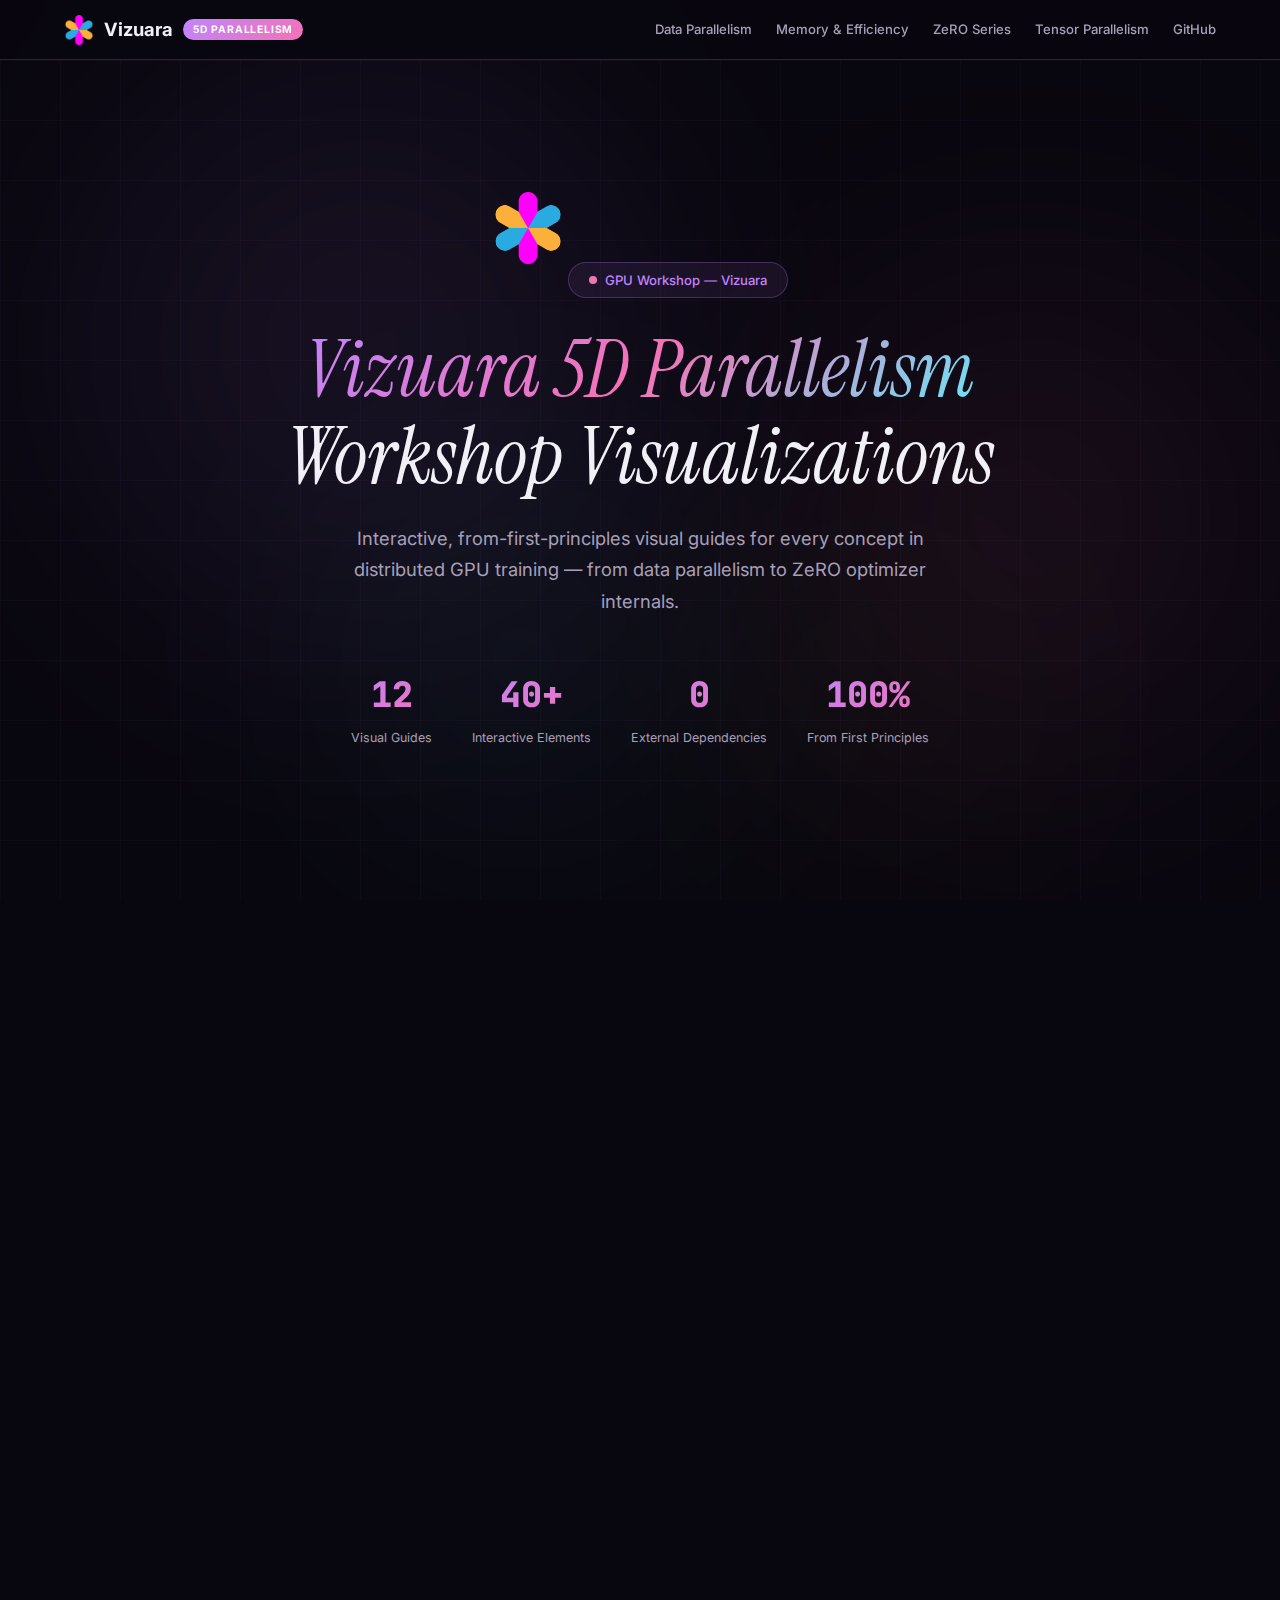
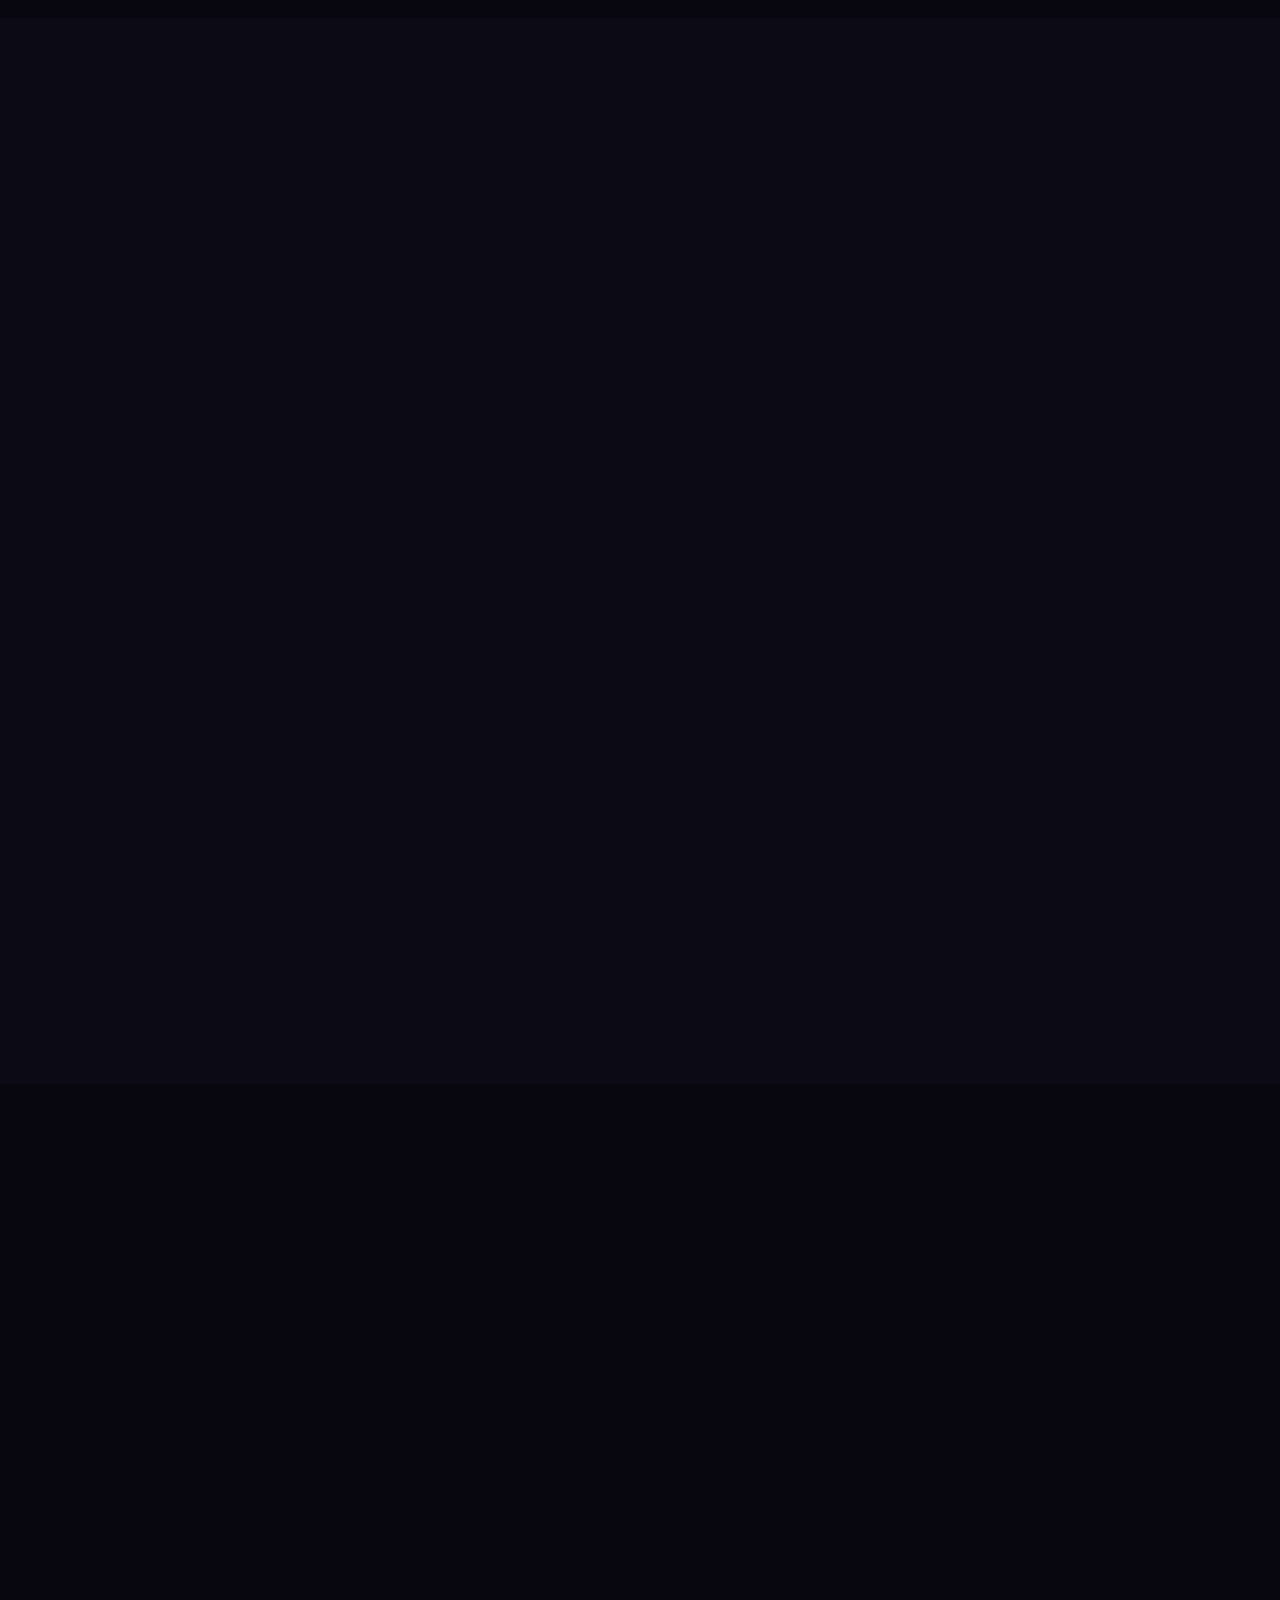
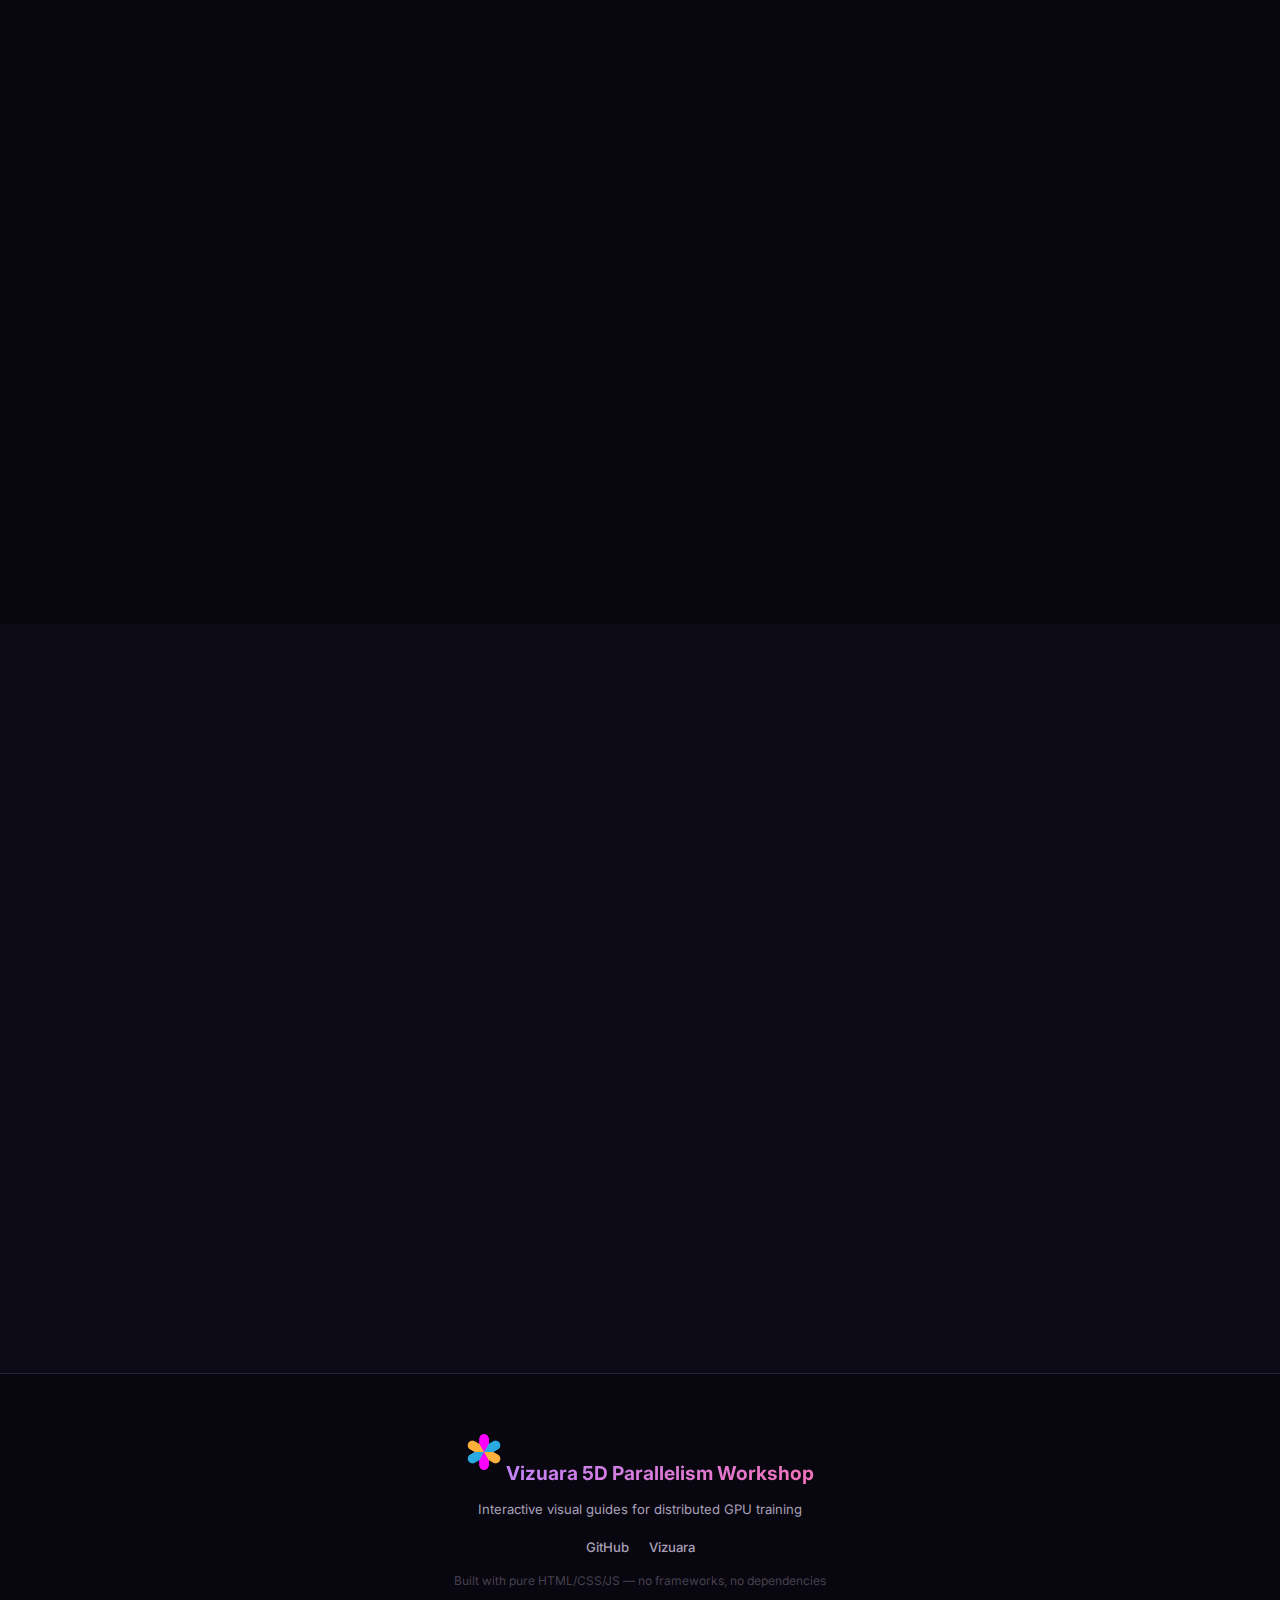
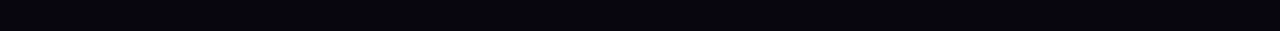
<file: index.html>
<!DOCTYPE html>
<html lang="en">
<head>
<meta charset="UTF-8">
<meta name="viewport" content="width=device-width, initial-scale=1.0">
<title>Vizuara 5D Parallelism Workshop — Interactive Visual Guides</title>
<link href="https://fonts.googleapis.com/css2?family=Inter:wght@300;400;500;600;700;800&family=JetBrains+Mono:wght@400;500;600&family=Instrument+Serif:ital@0;1&display=swap" rel="stylesheet">
<style>
:root {
  --bg: #08060e;
  --bg-card: #110e1a;
  --bg-card-hover: #1a1528;
  --bg-section-alt: #0c0a14;
  --fg: #f2f0f7;
  --fg-muted: #a8a0b8;
  --border: #2a2340;
  --border-light: #3d3458;
  --primary: #c084fc;
  --primary-dim: #9f5de6;
  --secondary: #f472b6;
  --accent: #67e8f9;
  --red: #FF7043;
  --orange: #FF9800;
  --yellow: #FFCA28;
  --blue: #42A5F5;
  --green: #66BB6A;
  --font-sans: 'Inter', system-ui, -apple-system, sans-serif;
  --font-mono: 'JetBrains Mono', 'Fira Code', monospace;
  --font-serif: 'Instrument Serif', Georgia, serif;
  --max-w: 1200px;
}

*, *::before, *::after { box-sizing: border-box; margin: 0; padding: 0; }
html { scroll-behavior: smooth; font-size: 16px; }
body {
  background: var(--bg); color: var(--fg); font-family: var(--font-sans);
  line-height: 1.7; -webkit-font-smoothing: antialiased; overflow-x: hidden;
}
a { color: var(--primary); text-decoration: none; }
a:hover { text-decoration: underline; }
code { font-family: var(--font-mono); }
.container { max-width: var(--max-w); margin: 0 auto; padding: 0 24px; }

.gradient-text {
  background: linear-gradient(135deg, var(--primary) 0%, var(--secondary) 50%, var(--accent) 100%);
  -webkit-background-clip: text; -webkit-text-fill-color: transparent; background-clip: text;
}
.gradient-text-warm {
  background: linear-gradient(135deg, var(--secondary) 0%, var(--primary) 100%);
  -webkit-background-clip: text; -webkit-text-fill-color: transparent; background-clip: text;
}

/* ========================================
   NAVBAR
   ======================================== */
.navbar {
  position: fixed; top: 0; left: 0; right: 0; z-index: 100;
  background: rgba(8,6,14,0.85); backdrop-filter: blur(20px);
  -webkit-backdrop-filter: blur(20px); border-bottom: 1px solid var(--border);
}
.nav-inner {
  max-width: var(--max-w); margin: 0 auto; padding: 14px 24px;
  display: flex; align-items: center; justify-content: space-between;
}
.nav-brand { display: flex; align-items: center; gap: 10px; font-weight: 700; font-size: 1.15rem; }
.nav-brand-logo { width: 30px; height: 30px; object-fit: contain; }
.brand-tag {
  font-size: 0.65rem; background: linear-gradient(135deg, var(--primary), var(--secondary));
  color: #fff; padding: 2px 10px; border-radius: 9999px; font-weight: 700;
  text-transform: uppercase; letter-spacing: 0.8px;
}
.nav-links { display: flex; gap: 24px; }
.nav-links a { color: var(--fg-muted); font-size: 0.82rem; font-weight: 500; transition: color 0.2s; }
.nav-links a:hover { color: var(--primary); text-decoration: none; }

/* ========================================
   HERO
   ======================================== */
.hero {
  position: relative; min-height: 100vh; display: flex;
  align-items: center; justify-content: center; text-align: center;
  padding: 120px 24px 80px; overflow: hidden;
}
.hero-bg-orbs { position: absolute; inset: 0; pointer-events: none; }
.orb { position: absolute; border-radius: 50%; filter: blur(140px); }
.orb-1 { width: 600px; height: 600px; background: var(--primary); top: 5%; left: 5%; opacity: 0.08; animation: float-slow 20s ease-in-out infinite; }
.orb-2 { width: 500px; height: 500px; background: var(--secondary); top: 30%; right: 0%; opacity: 0.07; animation: float-slow 25s ease-in-out infinite reverse; }
.orb-3 { width: 400px; height: 400px; background: var(--accent); bottom: 5%; left: 25%; opacity: 0.05; animation: float-slow 22s ease-in-out infinite; }
.orb-4 { width: 300px; height: 300px; background: #fbbf24; top: 60%; right: 20%; opacity: 0.04; animation: float-slow 18s ease-in-out infinite reverse; }
@keyframes float-slow {
  0%, 100% { transform: translate(0, 0); }
  25% { transform: translate(30px, -20px); }
  50% { transform: translate(-20px, 30px); }
  75% { transform: translate(20px, 20px); }
}

/* Grid pattern overlay */
.hero::before {
  content: ''; position: absolute; inset: 0;
  background-image:
    linear-gradient(rgba(192,132,252,0.03) 1px, transparent 1px),
    linear-gradient(90deg, rgba(192,132,252,0.03) 1px, transparent 1px);
  background-size: 60px 60px;
  pointer-events: none;
}

.hero-content { position: relative; z-index: 1; max-width: 800px; }
.hero-logo { width: 72px; height: 72px; object-fit: contain; margin-bottom: 20px; }
.hero-badge {
  display: inline-flex; align-items: center; gap: 8px;
  background: rgba(192,132,252,0.08); border: 1px solid rgba(192,132,252,0.25);
  border-radius: 9999px; padding: 6px 20px; font-size: 0.82rem;
  font-weight: 500; color: var(--primary); margin-bottom: 28px;
}
.pulse-dot { width: 8px; height: 8px; background: var(--secondary); border-radius: 50%; animation: pulse 2s ease-in-out infinite; }
@keyframes pulse { 0%, 100% { opacity: 1; transform: scale(1); } 50% { opacity: 0.5; transform: scale(1.4); } }
.hero h1 {
  font-family: var(--font-serif); font-style: italic;
  font-size: clamp(2.8rem, 7vw, 5rem); font-weight: 400;
  line-height: 1.08; margin-bottom: 24px;
}
.hero-subtitle {
  font-size: 1.15rem; color: var(--fg-muted); line-height: 1.7;
  max-width: 620px; margin: 0 auto 48px;
}

/* Stats row */
.stats-row {
  display: flex; justify-content: center; gap: 40px; flex-wrap: wrap;
}
.stat-item { text-align: center; }
.stat-value {
  font-size: 2.2rem; font-weight: 800; font-family: var(--font-mono);
  background: linear-gradient(135deg, var(--primary), var(--secondary));
  -webkit-background-clip: text; -webkit-text-fill-color: transparent; background-clip: text;
}
.stat-desc { font-size: 0.78rem; color: var(--fg-muted); margin-top: 2px; }

/* ========================================
   SECTION
   ======================================== */
.section { padding: 100px 0; position: relative; }
.section-dark { background: var(--bg-section-alt); }
.section-heading { text-align: center; margin-bottom: 60px; }
.section-label {
  display: inline-block; font-size: 0.78rem; font-weight: 700;
  text-transform: uppercase; letter-spacing: 2px; margin-bottom: 12px;
  background: linear-gradient(135deg, var(--primary), var(--secondary));
  -webkit-background-clip: text; -webkit-text-fill-color: transparent; background-clip: text;
}
.section-heading h2 {
  font-family: var(--font-serif); font-style: italic;
  font-size: clamp(2rem, 4vw, 3rem); font-weight: 400; line-height: 1.2;
  margin-bottom: 16px;
}
.section-subtitle { color: var(--fg-muted); font-size: 1.05rem; max-width: 600px; margin: 0 auto; }

/* ========================================
   GUIDE CARDS
   ======================================== */
.guides-grid {
  display: grid; grid-template-columns: repeat(auto-fill, minmax(340px, 1fr));
  gap: 24px;
}
.guide-card {
  background: var(--bg-card); border: 1px solid var(--border);
  border-radius: 20px; padding: 0; overflow: hidden;
  transition: all 0.35s ease; position: relative;
  display: flex; flex-direction: column;
  text-decoration: none; color: inherit;
}
.guide-card:hover {
  border-color: rgba(192,132,252,0.4);
  transform: translateY(-6px);
  box-shadow: 0 20px 60px rgba(192,132,252,0.08), 0 0 0 1px rgba(192,132,252,0.1);
  text-decoration: none;
}
.guide-card-header {
  padding: 28px 28px 0; display: flex; align-items: flex-start; gap: 14px;
}
.guide-icon {
  width: 48px; height: 48px; border-radius: 14px; flex-shrink: 0;
  display: flex; align-items: center; justify-content: center;
}
.guide-icon svg { width: 24px; height: 24px; }
.guide-card-header h3 {
  font-size: 1.1rem; font-weight: 600; line-height: 1.3;
  color: var(--fg);
}
.guide-tag {
  display: inline-block; font-size: 0.62rem; font-weight: 700;
  text-transform: uppercase; letter-spacing: 1px; padding: 2px 8px;
  border-radius: 4px; margin-top: 6px;
}
.guide-card-body {
  padding: 14px 28px 24px; flex: 1;
}
.guide-card-body p {
  font-size: 0.85rem; color: var(--fg-muted); line-height: 1.6;
}
.guide-card-footer {
  padding: 0 28px 24px; display: flex; align-items: center; gap: 8px;
}
.guide-arrow {
  display: inline-flex; align-items: center; gap: 6px;
  font-size: 0.82rem; font-weight: 600; color: var(--primary);
  transition: gap 0.2s;
}
.guide-card:hover .guide-arrow { gap: 10px; }
.guide-features {
  display: flex; gap: 6px; flex-wrap: wrap; margin-top: 12px;
}
.feature-chip {
  font-size: 0.65rem; font-weight: 600; padding: 3px 8px; border-radius: 6px;
  background: rgba(192,132,252,0.06); border: 1px solid rgba(192,132,252,0.12);
  color: var(--fg-muted);
}

/* Color themes for guide icons */
.icon-dp { background: linear-gradient(135deg, rgba(102,187,106,0.15), rgba(102,187,106,0.05)); }
.icon-act { background: linear-gradient(135deg, rgba(66,165,245,0.15), rgba(66,165,245,0.05)); }
.icon-grad { background: linear-gradient(135deg, rgba(192,132,252,0.15), rgba(192,132,252,0.05)); }
.icon-batch { background: linear-gradient(135deg, rgba(255,152,0,0.15), rgba(255,152,0,0.05)); }
.icon-sync { background: linear-gradient(135deg, rgba(244,114,182,0.15), rgba(244,114,182,0.05)); }
.icon-gpu { background: linear-gradient(135deg, rgba(103,232,249,0.15), rgba(103,232,249,0.05)); }
.icon-noise { background: linear-gradient(135deg, rgba(255,202,40,0.15), rgba(255,202,40,0.05)); }
.icon-zero { background: linear-gradient(135deg, rgba(192,132,252,0.15), rgba(244,114,182,0.05)); }

.tag-dp { background: rgba(102,187,106,0.1); color: #66BB6A; }
.tag-memory { background: rgba(66,165,245,0.1); color: #42A5F5; }
.tag-training { background: rgba(192,132,252,0.1); color: #c084fc; }
.tag-batch { background: rgba(255,152,0,0.1); color: #FF9800; }
.tag-comm { background: rgba(244,114,182,0.1); color: #f472b6; }
.tag-perf { background: rgba(103,232,249,0.1); color: #67e8f9; }
.tag-optim { background: rgba(255,202,40,0.1); color: #FFCA28; }
.tag-zero { background: linear-gradient(135deg, rgba(192,132,252,0.1), rgba(244,114,182,0.1)); color: #c084fc; }

/* ========================================
   FOOTER
   ======================================== */
.footer {
  padding: 60px 0 40px; border-top: 1px solid var(--border); text-align: center;
}
.footer-logo { width: 36px; height: 36px; object-fit: contain; margin-bottom: 10px; }
.footer-brand {
  font-size: 1.2rem; font-weight: 700; margin-bottom: 8px;
  background: linear-gradient(135deg, var(--primary), var(--secondary));
  -webkit-background-clip: text; -webkit-text-fill-color: transparent; background-clip: text;
  display: inline-block;
}
.footer p { font-size: 0.82rem; color: var(--fg-muted); }
.footer-muted { font-size: 0.75rem !important; color: rgba(168,160,184,0.4) !important; margin-top: 12px; }
.footer-links { display: flex; gap: 20px; justify-content: center; margin-top: 16px; }
.footer-links a { color: var(--fg-muted); font-size: 0.82rem; font-weight: 500; }
.footer-links a:hover { color: var(--primary); }

/* ========================================
   ANIMATIONS
   ======================================== */
.fade-in { opacity: 0; transform: translateY(24px); transition: opacity 0.7s ease, transform 0.7s ease; }
.fade-in.visible { opacity: 1; transform: translateY(0); }
.stagger-1 { transition-delay: 0.05s; }
.stagger-2 { transition-delay: 0.1s; }
.stagger-3 { transition-delay: 0.15s; }
.stagger-4 { transition-delay: 0.2s; }
.stagger-5 { transition-delay: 0.25s; }
.stagger-6 { transition-delay: 0.3s; }
.stagger-7 { transition-delay: 0.35s; }
.stagger-8 { transition-delay: 0.4s; }

/* ========================================
   RESPONSIVE
   ======================================== */
@media (max-width: 768px) {
  .hero h1 { font-size: 2.4rem; }
  .nav-links { display: none; }
  .guides-grid { grid-template-columns: 1fr; }
  .stats-row { gap: 24px; }
  .stat-value { font-size: 1.6rem; }
  .section { padding: 60px 0; }
}

::selection { background: rgba(192,132,252,0.3); color: #fff; }
</style>
</head>
<body>

<!-- NAVBAR -->
<nav class="navbar">
  <div class="nav-inner">
    <div class="nav-brand">
      <img src="vizlogo.png" alt="Vizuara" class="nav-brand-logo">
      <span>Vizuara</span>
      <span class="brand-tag">5D Parallelism</span>
    </div>
    <div class="nav-links">
      <a href="#data-parallel">Data Parallelism</a>
      <a href="#memory-efficiency">Memory & Efficiency</a>
      <a href="#zero-series">ZeRO Series</a>
      <a href="#tensor-parallelism">Tensor Parallelism</a>
      <a href="https://github.com/VizuaraAI/5d-parallelism-visual-guide" target="_blank">GitHub</a>
    </div>
  </div>
</nav>

<!-- HERO -->
<section class="hero">
  <div class="hero-bg-orbs">
    <div class="orb orb-1"></div>
    <div class="orb orb-2"></div>
    <div class="orb orb-3"></div>
    <div class="orb orb-4"></div>
  </div>
  <div class="hero-content">
    <img src="vizlogo.png" alt="Vizuara" class="hero-logo">
    <div class="hero-badge"><span class="pulse-dot"></span> GPU Workshop &mdash; Vizuara</div>
    <h1><span class="gradient-text">Vizuara 5D Parallelism</span><br>Workshop Visualizations</h1>
    <p class="hero-subtitle">Interactive, from-first-principles visual guides for every concept in distributed GPU training &mdash; from data parallelism to ZeRO optimizer internals.</p>

    <div class="stats-row">
      <div class="stat-item">
        <div class="stat-value">12</div>
        <div class="stat-desc">Visual Guides</div>
      </div>
      <div class="stat-item">
        <div class="stat-value">40+</div>
        <div class="stat-desc">Interactive Elements</div>
      </div>
      <div class="stat-item">
        <div class="stat-value">0</div>
        <div class="stat-desc">External Dependencies</div>
      </div>
      <div class="stat-item">
        <div class="stat-value">100%</div>
        <div class="stat-desc">From First Principles</div>
      </div>
    </div>
  </div>
</section>

<!-- ============================================================
     SECTION 1: DATA PARALLELISM FUNDAMENTALS
     ============================================================ -->
<section class="section" id="data-parallel">
  <div class="container">
    <div class="section-heading fade-in">
      <div class="section-label">Data Parallelism</div>
      <h2><span class="gradient-text-warm">Data Parallelism Fundamentals</span></h2>
      <p class="section-subtitle">Understand how multiple GPUs collaborate on the same model &mdash; from naive replication to overlapped gradient synchronization.</p>
    </div>

    <div class="guides-grid">

      <!-- 1. Data Parallelism -->
      <a href="data-parallelism.html" class="guide-card fade-in stagger-1">
        <div class="guide-card-header">
          <div class="guide-icon icon-dp">
            <svg viewBox="0 0 24 24" fill="none" stroke="#66BB6A" stroke-width="2" stroke-linecap="round" stroke-linejoin="round"><rect x="2" y="2" width="8" height="8" rx="1.5"/><rect x="14" y="2" width="8" height="8" rx="1.5"/><rect x="2" y="14" width="8" height="8" rx="1.5"/><rect x="14" y="14" width="8" height="8" rx="1.5"/></svg>
          </div>
          <div>
            <h3>Data Parallelism Deep Dive</h3>
            <span class="guide-tag tag-dp">Data Parallel</span>
          </div>
        </div>
        <div class="guide-card-body">
          <p>From single-GPU to production DDP. Covers naive DP, interleaved DP, PyTorch DDP, and ring all-reduce with Colab benchmarks on real hardware.</p>
          <div class="guide-features">
            <span class="feature-chip">Colab Notebooks</span>
            <span class="feature-chip">Ring AllReduce</span>
            <span class="feature-chip">Benchmarks</span>
          </div>
        </div>
        <div class="guide-card-footer">
          <span class="guide-arrow">Explore guide <span>&rarr;</span></span>
        </div>
      </a>

      <!-- 2. Gradient Synchronization -->
      <a href="gradient-synchronization.html" class="guide-card fade-in stagger-2">
        <div class="guide-card-header">
          <div class="guide-icon icon-sync">
            <svg viewBox="0 0 24 24" fill="none" stroke="#f472b6" stroke-width="2" stroke-linecap="round" stroke-linejoin="round"><path d="M8 3v3a2 2 0 0 1-2 2H3"/><path d="M21 8h-3a2 2 0 0 1-2-2V3"/><path d="M3 16h3a2 2 0 0 1 2 2v3"/><path d="M16 21v-3a2 2 0 0 1 2-2h3"/><circle cx="12" cy="12" r="3"/></svg>
          </div>
          <div>
            <h3>Gradient Synchronization</h3>
            <span class="guide-tag tag-comm">Communication</span>
          </div>
        </div>
        <div class="guide-card-body">
          <p>Naive DP vs DDP overlap. See exactly how DDP hides communication behind backward compute with live step-by-step animations and profiler timelines.</p>
          <div class="guide-features">
            <span class="feature-chip">Live Animation</span>
            <span class="feature-chip">Profiler View</span>
            <span class="feature-chip">Bucket Overlap</span>
          </div>
        </div>
        <div class="guide-card-footer">
          <span class="guide-arrow">Explore guide <span>&rarr;</span></span>
        </div>
      </a>

      <!-- 3. Gradient Accumulation -->
      <a href="gradient-accumulation.html" class="guide-card fade-in stagger-3">
        <div class="guide-card-header">
          <div class="guide-icon icon-grad">
            <svg viewBox="0 0 24 24" fill="none" stroke="#c084fc" stroke-width="2" stroke-linecap="round" stroke-linejoin="round"><path d="M3 20h18"/><rect x="4" y="12" width="4" height="8" rx="1"/><rect x="10" y="8" width="4" height="12" rx="1"/><rect x="16" y="4" width="4" height="16" rx="1"/></svg>
          </div>
          <div>
            <h3>Gradient Accumulation</h3>
            <span class="guide-tag tag-training">Training</span>
          </div>
        </div>
        <div class="guide-card-body">
          <p>Simulate large batch sizes without the memory cost. Interactive diagrams show how micro-batches accumulate gradients before a single optimizer step.</p>
          <div class="guide-features">
            <span class="feature-chip">Interactive Slider</span>
            <span class="feature-chip">Batch Calculator</span>
            <span class="feature-chip">Pipeline View</span>
          </div>
        </div>
        <div class="guide-card-footer">
          <span class="guide-arrow">Explore guide <span>&rarr;</span></span>
        </div>
      </a>

    </div>
  </div>
</section>

<!-- ============================================================
     SECTION 2: MEMORY & EFFICIENCY
     ============================================================ -->
<section class="section section-dark" id="memory-efficiency">
  <div class="container">
    <div class="section-heading fade-in">
      <div class="section-label">Memory & Efficiency</div>
      <h2><span class="gradient-text">Memory, Batching & GPU Performance</span></h2>
      <p class="section-subtitle">Master the practical knobs of distributed training &mdash; memory budgets, batch size selection, and hardware utilization.</p>
    </div>

    <div class="guides-grid">

      <!-- 4. Activation Recomputation -->
      <a href="activation-recomputation.html" class="guide-card fade-in stagger-1">
        <div class="guide-card-header">
          <div class="guide-icon icon-act">
            <svg viewBox="0 0 24 24" fill="none" stroke="#42A5F5" stroke-width="2" stroke-linecap="round" stroke-linejoin="round"><path d="M12 2v4"/><path d="M12 18v4"/><path d="M4.93 4.93l2.83 2.83"/><path d="M16.24 16.24l2.83 2.83"/><path d="M2 12h4"/><path d="M18 12h4"/><circle cx="12" cy="12" r="4"/></svg>
          </div>
          <div>
            <h3>Activation Recomputation</h3>
            <span class="guide-tag tag-memory">Memory</span>
          </div>
        </div>
        <div class="guide-card-body">
          <p>The classic memory-compute tradeoff. Visualize how selective and full recomputation slash activation memory, with transformer layer diagrams and memory bar charts.</p>
          <div class="guide-features">
            <span class="feature-chip">Memory Charts</span>
            <span class="feature-chip">Layer Diagrams</span>
            <span class="feature-chip">Strategy Selector</span>
          </div>
        </div>
        <div class="guide-card-footer">
          <span class="guide-arrow">Explore guide <span>&rarr;</span></span>
        </div>
      </a>

      <!-- 5. Max Local Batch Size -->
      <a href="max-local-batch-size.html" class="guide-card fade-in stagger-2">
        <div class="guide-card-header">
          <div class="guide-icon icon-batch">
            <svg viewBox="0 0 24 24" fill="none" stroke="#FF9800" stroke-width="2" stroke-linecap="round" stroke-linejoin="round"><path d="M2 20h20"/><path d="M5 20V8.5a.5.5 0 0 1 .5-.5h3a.5.5 0 0 1 .5.5V20"/><path d="M10 20V4.5a.5.5 0 0 1 .5-.5h3a.5.5 0 0 1 .5.5V20"/><path d="M15 20v-8.5a.5.5 0 0 1 .5-.5h3a.5.5 0 0 1 .5.5V20"/></svg>
          </div>
          <div>
            <h3>Finding Max Local Batch Size</h3>
            <span class="guide-tag tag-batch">Batch Size</span>
          </div>
        </div>
        <div class="guide-card-body">
          <p>How to find the largest batch that fits in GPU memory. Complete memory breakdown with GPU sharding, model presets, and an interactive batch size calculator.</p>
          <div class="guide-features">
            <span class="feature-chip">Batch Calculator</span>
            <span class="feature-chip">Memory Bar</span>
            <span class="feature-chip">GPU Presets</span>
          </div>
        </div>
        <div class="guide-card-footer">
          <span class="guide-arrow">Explore guide <span>&rarr;</span></span>
        </div>
      </a>

      <!-- 6. GPU Efficiency -->
      <a href="gpu-efficiency.html" class="guide-card fade-in stagger-3">
        <div class="guide-card-header">
          <div class="guide-icon icon-gpu">
            <svg viewBox="0 0 24 24" fill="none" stroke="#67e8f9" stroke-width="2" stroke-linecap="round" stroke-linejoin="round"><rect x="4" y="4" width="16" height="16" rx="2"/><rect x="8" y="8" width="8" height="8" rx="1"/><path d="M2 9h2"/><path d="M2 15h2"/><path d="M20 9h2"/><path d="M20 15h2"/><path d="M9 2v2"/><path d="M15 2v2"/><path d="M9 20v2"/><path d="M15 20v2"/></svg>
          </div>
          <div>
            <h3>GPU Efficiency &amp; SM Utilization</h3>
            <span class="guide-tag tag-perf">Performance</span>
          </div>
        </div>
        <div class="guide-card-body">
          <p>From matrix multiply to TensorBoard. Understand SM occupancy, memory bandwidth bottlenecks, and how to read profiler traces to squeeze every FLOP from your GPU.</p>
          <div class="guide-features">
            <span class="feature-chip">SM Occupancy</span>
            <span class="feature-chip">Roofline Model</span>
            <span class="feature-chip">Profiler Traces</span>
          </div>
        </div>
        <div class="guide-card-footer">
          <span class="guide-arrow">Explore guide <span>&rarr;</span></span>
        </div>
      </a>

      <!-- 7. Gradient Noise Scale -->
      <a href="gradient-noise-scale.html" class="guide-card fade-in stagger-4">
        <div class="guide-card-header">
          <div class="guide-icon icon-noise">
            <svg viewBox="0 0 24 24" fill="none" stroke="#FFCA28" stroke-width="2" stroke-linecap="round" stroke-linejoin="round"><polyline points="22 12 18 12 15 21 9 3 6 12 2 12"/></svg>
          </div>
          <div>
            <h3>Gradient Noise Scale</h3>
            <span class="guide-tag tag-optim">Optimization</span>
          </div>
        </div>
        <div class="guide-card-body">
          <p>Choosing the right batch size isn't arbitrary. Explore the gradient noise scale (B<sub>noise</sub>) that tells you when larger batches stop helping and just waste compute.</p>
          <div class="guide-features">
            <span class="feature-chip">Noise Calculator</span>
            <span class="feature-chip">B_noise Curves</span>
            <span class="feature-chip">Scaling Laws</span>
          </div>
        </div>
        <div class="guide-card-footer">
          <span class="guide-arrow">Explore guide <span>&rarr;</span></span>
        </div>
      </a>

    </div>
  </div>
</section>

<!-- ============================================================
     SECTION 3: ZeRO OPTIMIZER SERIES
     ============================================================ -->
<section class="section" id="zero-series">
  <div class="container">
    <div class="section-heading fade-in">
      <div class="section-label">ZeRO Optimizer</div>
      <h2><span class="gradient-text-warm">ZeRO Deep Dive Series</span></h2>
      <p class="section-subtitle">A progressive walkthrough of the ZeRO optimizer &mdash; from config parameters to full FSDP, each with concrete numbers on a tiny transformer.</p>
    </div>

    <div class="guides-grid">

      <!-- 8. ZeRO Config Parameters -->
      <a href="zero-config-parameters.html" class="guide-card fade-in stagger-1">
        <div class="guide-card-header">
          <div class="guide-icon icon-zero">
            <svg viewBox="0 0 24 24" fill="none" stroke="#c084fc" stroke-width="2" stroke-linecap="round" stroke-linejoin="round"><circle cx="12" cy="12" r="3"/><path d="M12 1v2"/><path d="M12 21v2"/><path d="M4.22 4.22l1.42 1.42"/><path d="M18.36 18.36l1.42 1.42"/><path d="M1 12h2"/><path d="M21 12h2"/><path d="M4.22 19.78l1.42-1.42"/><path d="M18.36 5.64l1.42-1.42"/></svg>
          </div>
          <div>
            <h3>DeepSpeed ZeRO Config Parameters</h3>
            <span class="guide-tag tag-zero">ZeRO Optimizer</span>
          </div>
        </div>
        <div class="guide-card-body">
          <p>Every ZeRO tuning knob explained visually. Bucket sizes, compute-comm overlap, parameter persistence, napkin math for why 14 buckets is enough, and a full interactive timeline builder.</p>
          <div class="guide-features">
            <span class="feature-chip">Napkin Math</span>
            <span class="feature-chip">Timeline Builder</span>
            <span class="feature-chip">Lifecycle Animation</span>
          </div>
        </div>
        <div class="guide-card-footer">
          <span class="guide-arrow">Explore guide <span>&rarr;</span></span>
        </div>
      </a>

      <!-- 9. ZeRO-1 Walkthrough -->
      <a href="zero-1-walkthrough.html" class="guide-card fade-in stagger-2">
        <div class="guide-card-header">
          <div class="guide-icon" style="background: linear-gradient(135deg, rgba(66,165,245,0.15), rgba(102,187,106,0.05));">
            <svg viewBox="0 0 24 24" fill="none" stroke="#42A5F5" stroke-width="2" stroke-linecap="round" stroke-linejoin="round"><rect x="2" y="3" width="20" height="18" rx="2"/><path d="M8 7v10"/><path d="M12 7v10"/><path d="M16 7v10"/></svg>
          </div>
          <div>
            <h3>ZeRO-1: Optimizer State Sharding</h3>
            <span class="guide-tag tag-zero">ZeRO Stage 1</span>
          </div>
        </div>
        <div class="guide-card-body">
          <p>A concrete walkthrough with actual numbers. See how sharding Adam optimizer states across GPUs cuts memory by 37.5% with zero extra communication cost.</p>
          <div class="guide-features">
            <span class="feature-chip">260 Parameters</span>
            <span class="feature-chip">Adam Step-by-Step</span>
            <span class="feature-chip">Memory Charts</span>
          </div>
        </div>
        <div class="guide-card-footer">
          <span class="guide-arrow">Explore guide <span>&rarr;</span></span>
        </div>
      </a>

      <!-- 10. ZeRO-2 Walkthrough -->
      <a href="zero-2-walkthrough.html" class="guide-card fade-in stagger-3">
        <div class="guide-card-header">
          <div class="guide-icon" style="background: linear-gradient(135deg, rgba(0,212,106,0.15), rgba(0,200,230,0.05));">
            <svg viewBox="0 0 24 24" fill="none" stroke="#00d46a" stroke-width="2" stroke-linecap="round" stroke-linejoin="round"><rect x="2" y="3" width="20" height="18" rx="2"/><path d="M8 7v10"/><path d="M16 7v10"/><path d="M8 12h8"/></svg>
          </div>
          <div>
            <h3>ZeRO-2: Gradient Sharding</h3>
            <span class="guide-tag tag-zero">ZeRO Stage 2</span>
          </div>
        </div>
        <div class="guide-card-body">
          <p>Building on ZeRO-1, now gradients are sharded too via reduce-scatter. Walk through every step with concrete numbers &mdash; 43.8% memory savings, same communication.</p>
          <div class="guide-features">
            <span class="feature-chip">Reduce-Scatter</span>
            <span class="feature-chip">Gradient Sharding</span>
            <span class="feature-chip">Concrete Numbers</span>
          </div>
        </div>
        <div class="guide-card-footer">
          <span class="guide-arrow">Explore guide <span>&rarr;</span></span>
        </div>
      </a>

      <!-- 11. ZeRO-3 / FSDP Walkthrough -->
      <a href="zero-3-fsdp.html" class="guide-card fade-in stagger-4">
        <div class="guide-card-header">
          <div class="guide-icon" style="background: linear-gradient(135deg, rgba(167,139,250,0.15), rgba(244,114,182,0.05));">
            <svg viewBox="0 0 24 24" fill="none" stroke="#a78bfa" stroke-width="2" stroke-linecap="round" stroke-linejoin="round"><rect x="2" y="3" width="20" height="18" rx="2"/><path d="M7 7l5 5-5 5"/><path d="M13 7h4"/><path d="M13 12h4"/><path d="M13 17h4"/></svg>
          </div>
          <div>
            <h3>ZeRO-3 / FSDP: Full Sharding</h3>
            <span class="guide-tag" style="background: linear-gradient(135deg, rgba(167,139,250,0.1), rgba(244,114,182,0.1)); color: #a78bfa;">ZeRO Stage 3</span>
          </div>
        </div>
        <div class="guide-card-body">
          <p>The final frontier &mdash; parameters themselves are sharded. No full replica anywhere. Walk through gather-compute-flush, prefetching, and 50% memory savings at 1.5&times; communication cost.</p>
          <div class="guide-features">
            <span class="feature-chip">Gather-Compute-Flush</span>
            <span class="feature-chip">Prefetching</span>
            <span class="feature-chip">16P/N Scaling</span>
            <span class="feature-chip">NEW</span>
          </div>
        </div>
        <div class="guide-card-footer">
          <span class="guide-arrow">Explore guide <span>&rarr;</span></span>
        </div>
      </a>

    </div>
  </div>
</section>

<!-- ============================================================
     SECTION 4: TENSOR PARALLELISM
     ============================================================ -->
<section class="section section-dark" id="tensor-parallelism">
  <div class="container">
    <div class="section-heading fade-in">
      <div class="section-label">Tensor Parallelism</div>
      <h2><span class="gradient-text">Tensor Parallelism &amp; Inference</span></h2>
      <p class="section-subtitle">How model-parallel sharding strategies behave at inference time &mdash; and why the right choice changes everything.</p>
    </div>

    <div class="guides-grid">

      <!-- 12. TP vs ZeRO for Inference -->
      <a href="tp-vs-zero-inference.html" class="guide-card fade-in stagger-1">
        <div class="guide-card-header">
          <div class="guide-icon" style="background: linear-gradient(135deg, rgba(0,212,106,0.15), rgba(255,112,67,0.05));">
            <svg viewBox="0 0 24 24" fill="none" stroke="#00d46a" stroke-width="2" stroke-linecap="round" stroke-linejoin="round"><path d="M13 2L3 14h9l-1 8 10-12h-9l1-8z"/></svg>
          </div>
          <div>
            <h3>TP vs ZeRO for Inference</h3>
            <span class="guide-tag" style="background: rgba(0,212,106,0.1); color: #00d46a;">Inference</span>
          </div>
        </div>
        <div class="guide-card-body">
          <p>Watch a prompt arrive and tokens generate one by one. See side-by-side what ZeRO-3 and Tensor Parallelism do at each layer &mdash; and why TP moves ~10,000&times; less data per token.</p>
          <div class="guide-features">
            <span class="feature-chip">Token-by-Token Animation</span>
            <span class="feature-chip">Side-by-Side Compare</span>
            <span class="feature-chip">Interactive Calculator</span>
            <span class="feature-chip">NEW</span>
          </div>
        </div>
        <div class="guide-card-footer">
          <span class="guide-arrow">Explore guide <span>&rarr;</span></span>
        </div>
      </a>

    </div>
  </div>
</section>

<!-- FOOTER -->
<footer class="footer">
  <div class="container">
    <img src="vizlogo.png" alt="Vizuara" class="footer-logo">
    <div class="footer-brand">Vizuara 5D Parallelism Workshop</div>
    <p>Interactive visual guides for distributed GPU training</p>
    <div class="footer-links">
      <a href="https://github.com/VizuaraAI/5d-parallelism-visual-guide" target="_blank">GitHub</a>
      <a href="https://vizuara.ai" target="_blank">Vizuara</a>
    </div>
    <p class="footer-muted">Built with pure HTML/CSS/JS &mdash; no frameworks, no dependencies</p>
  </div>
</footer>

<script>
// Scroll reveal
const observer = new IntersectionObserver((entries) => {
  entries.forEach(e => { if (e.isIntersecting) { e.target.classList.add('visible'); } });
}, { threshold: 0.08 });
document.querySelectorAll('.fade-in').forEach(el => observer.observe(el));
</script>
</body>
</html>
</file>
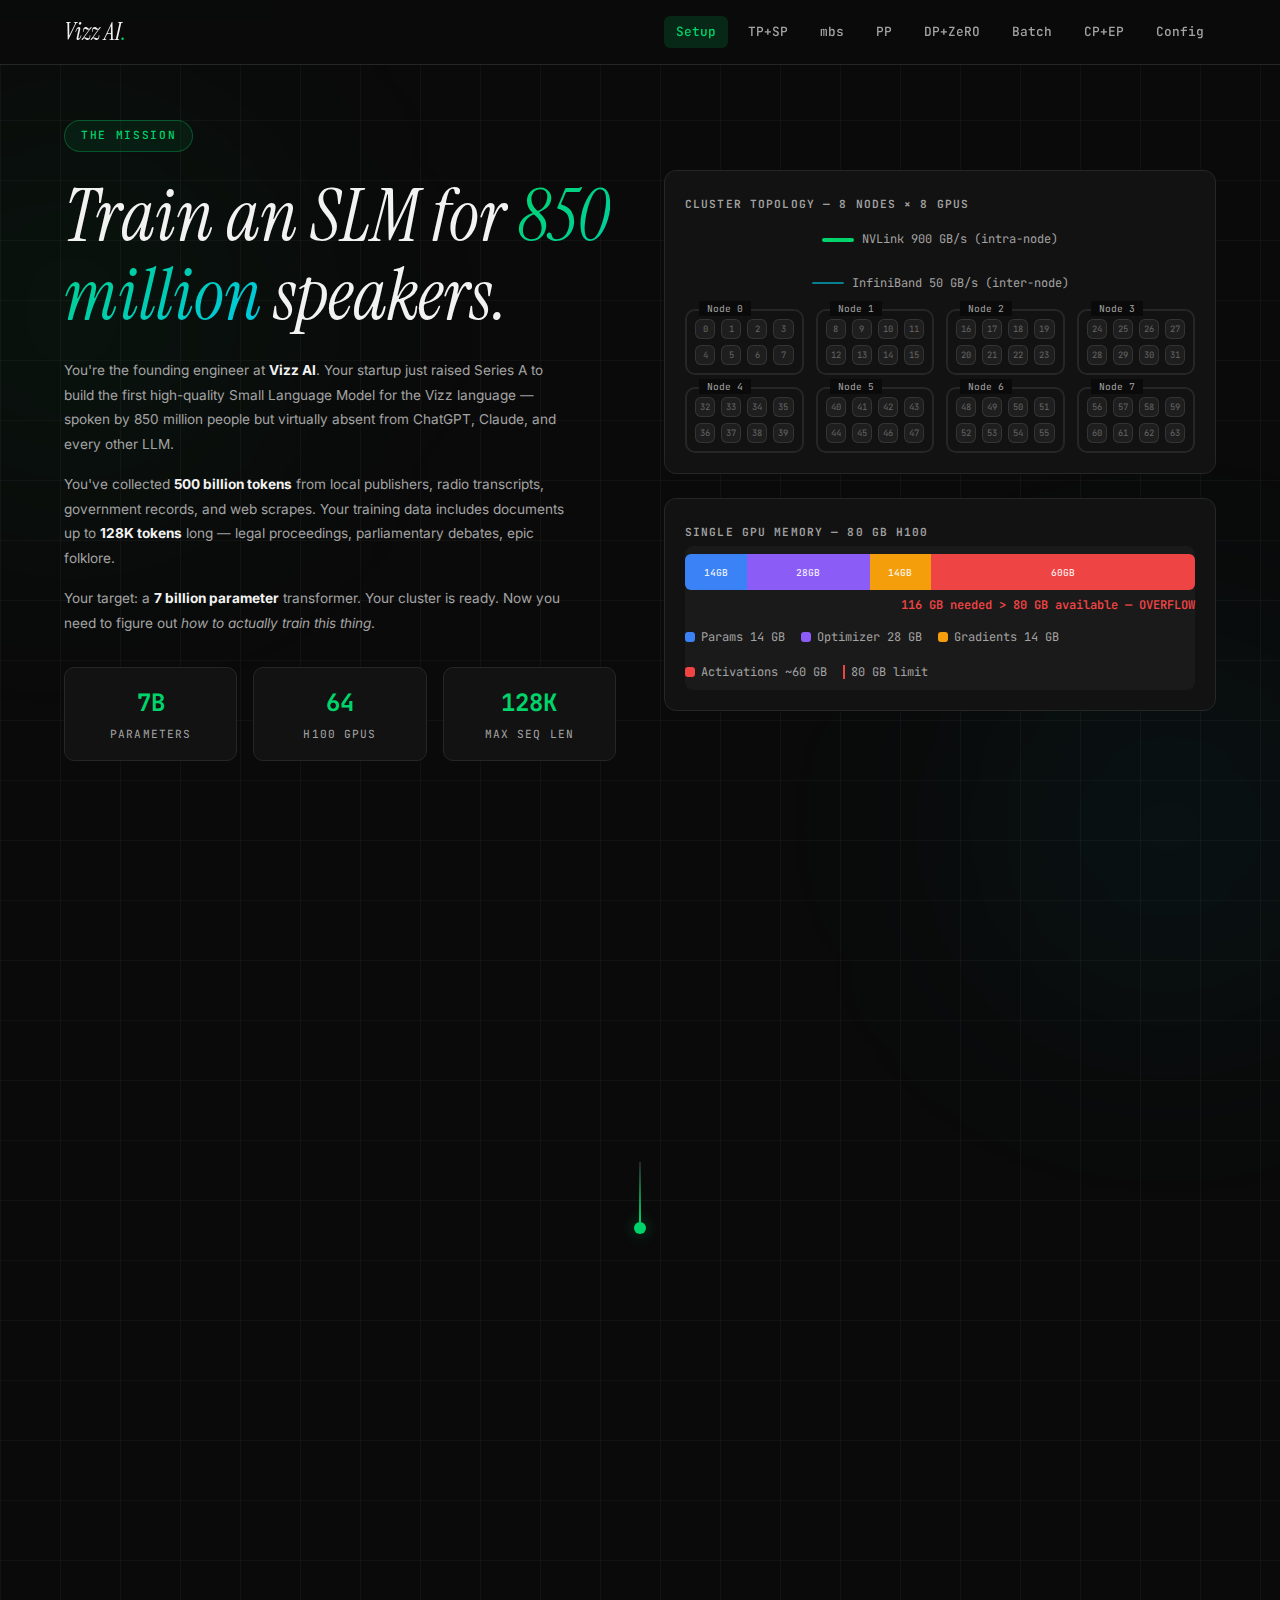
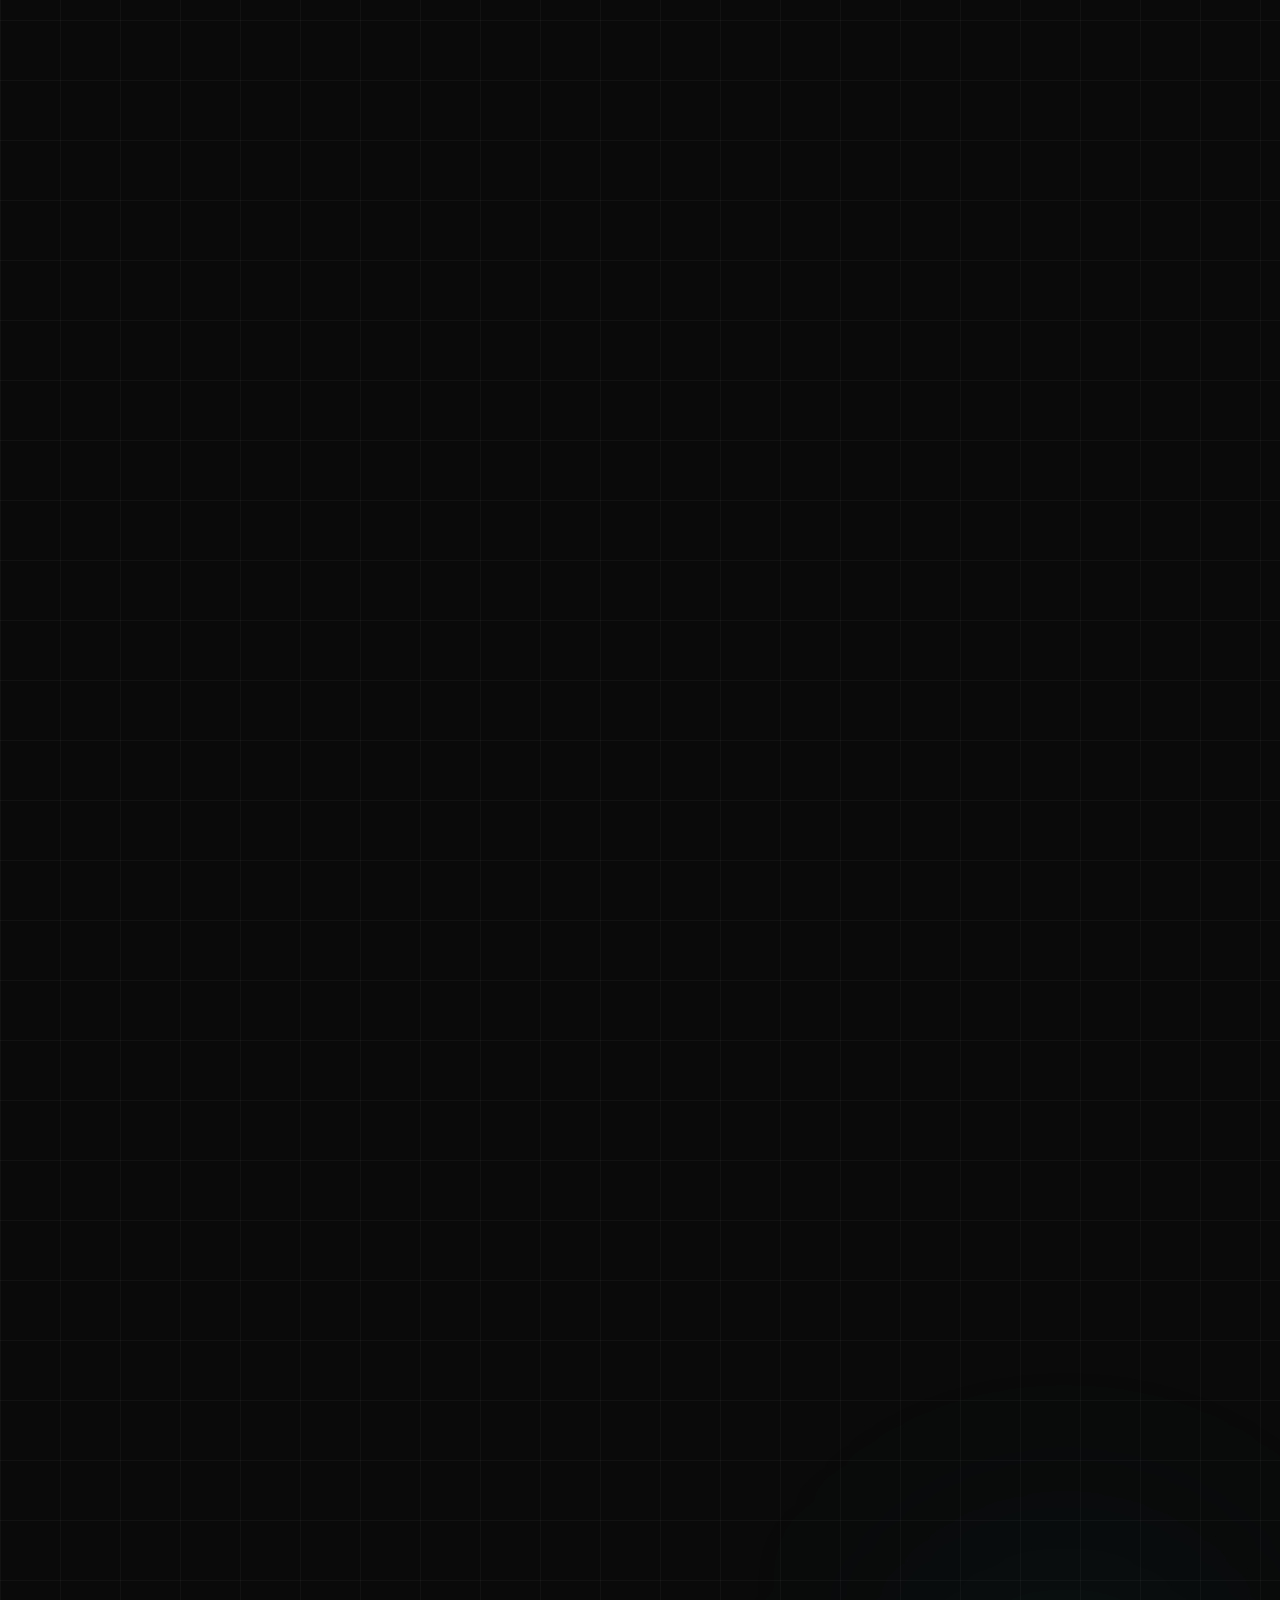
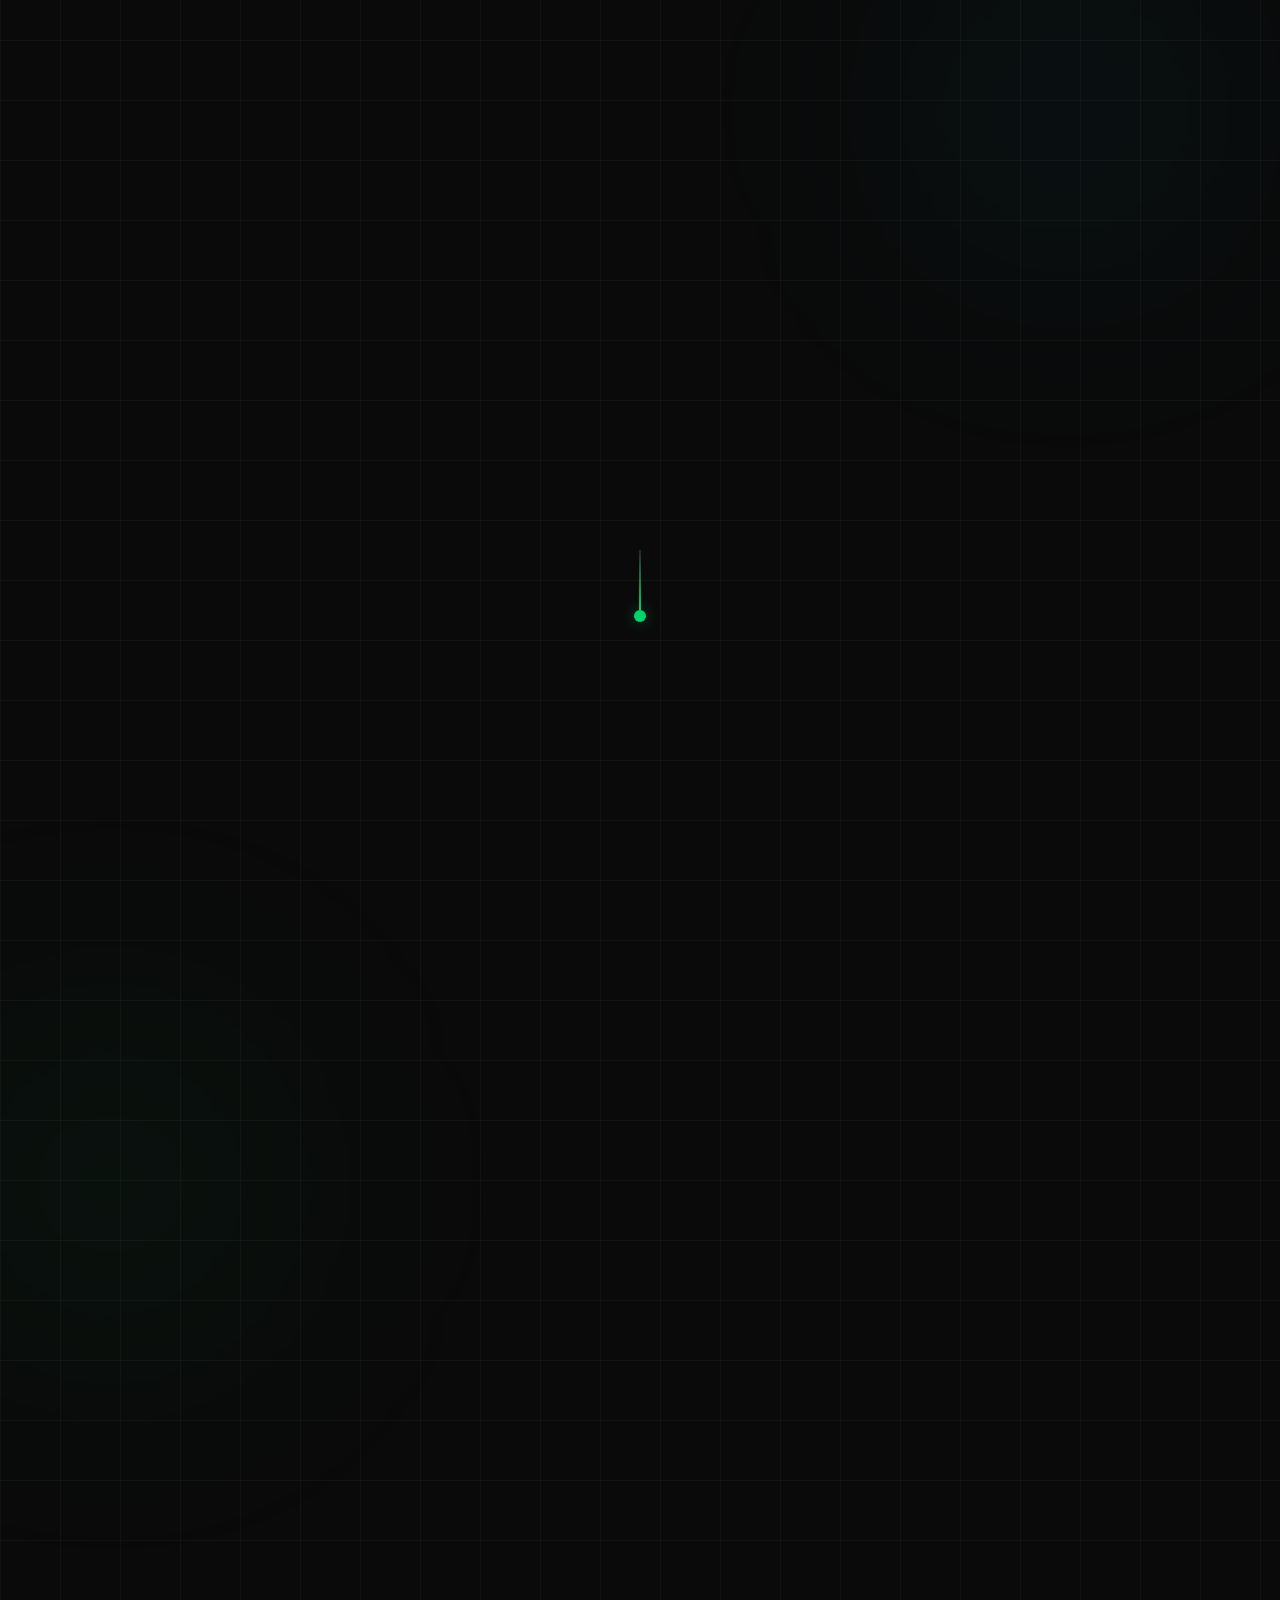
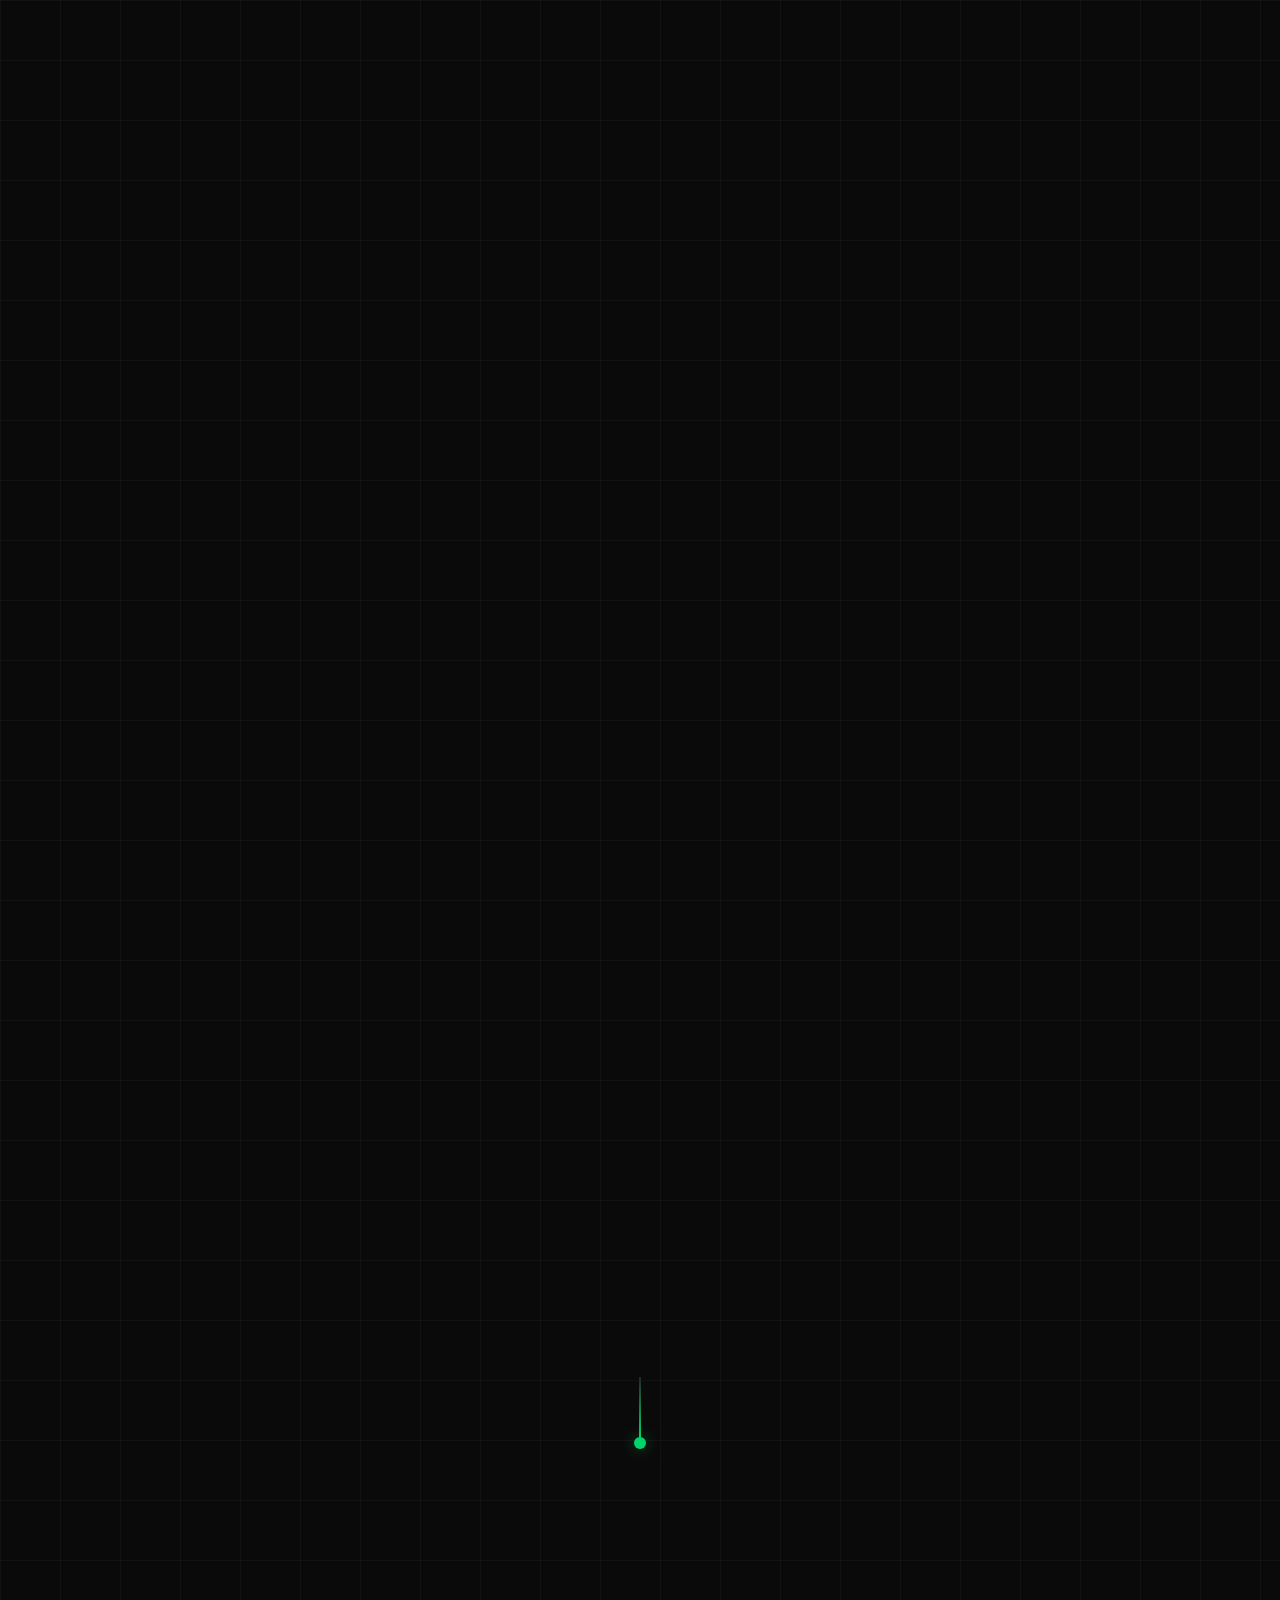
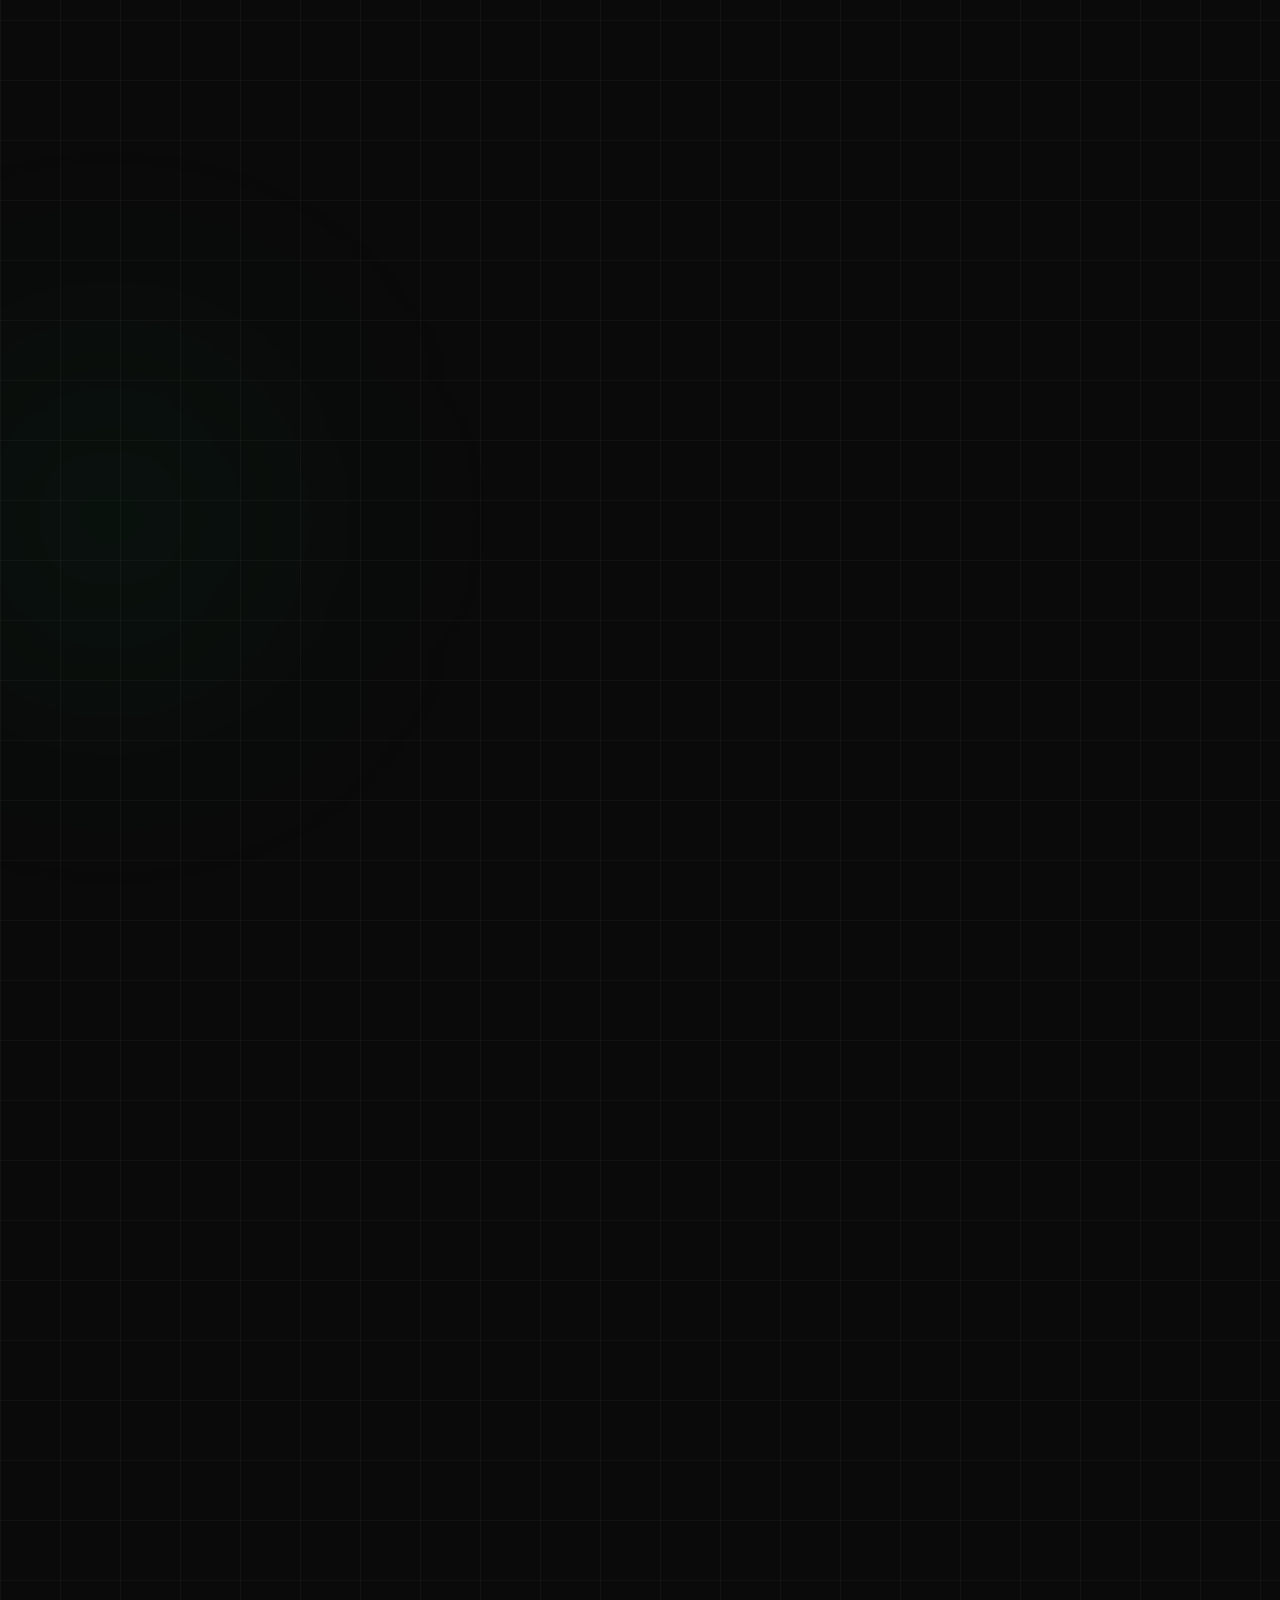
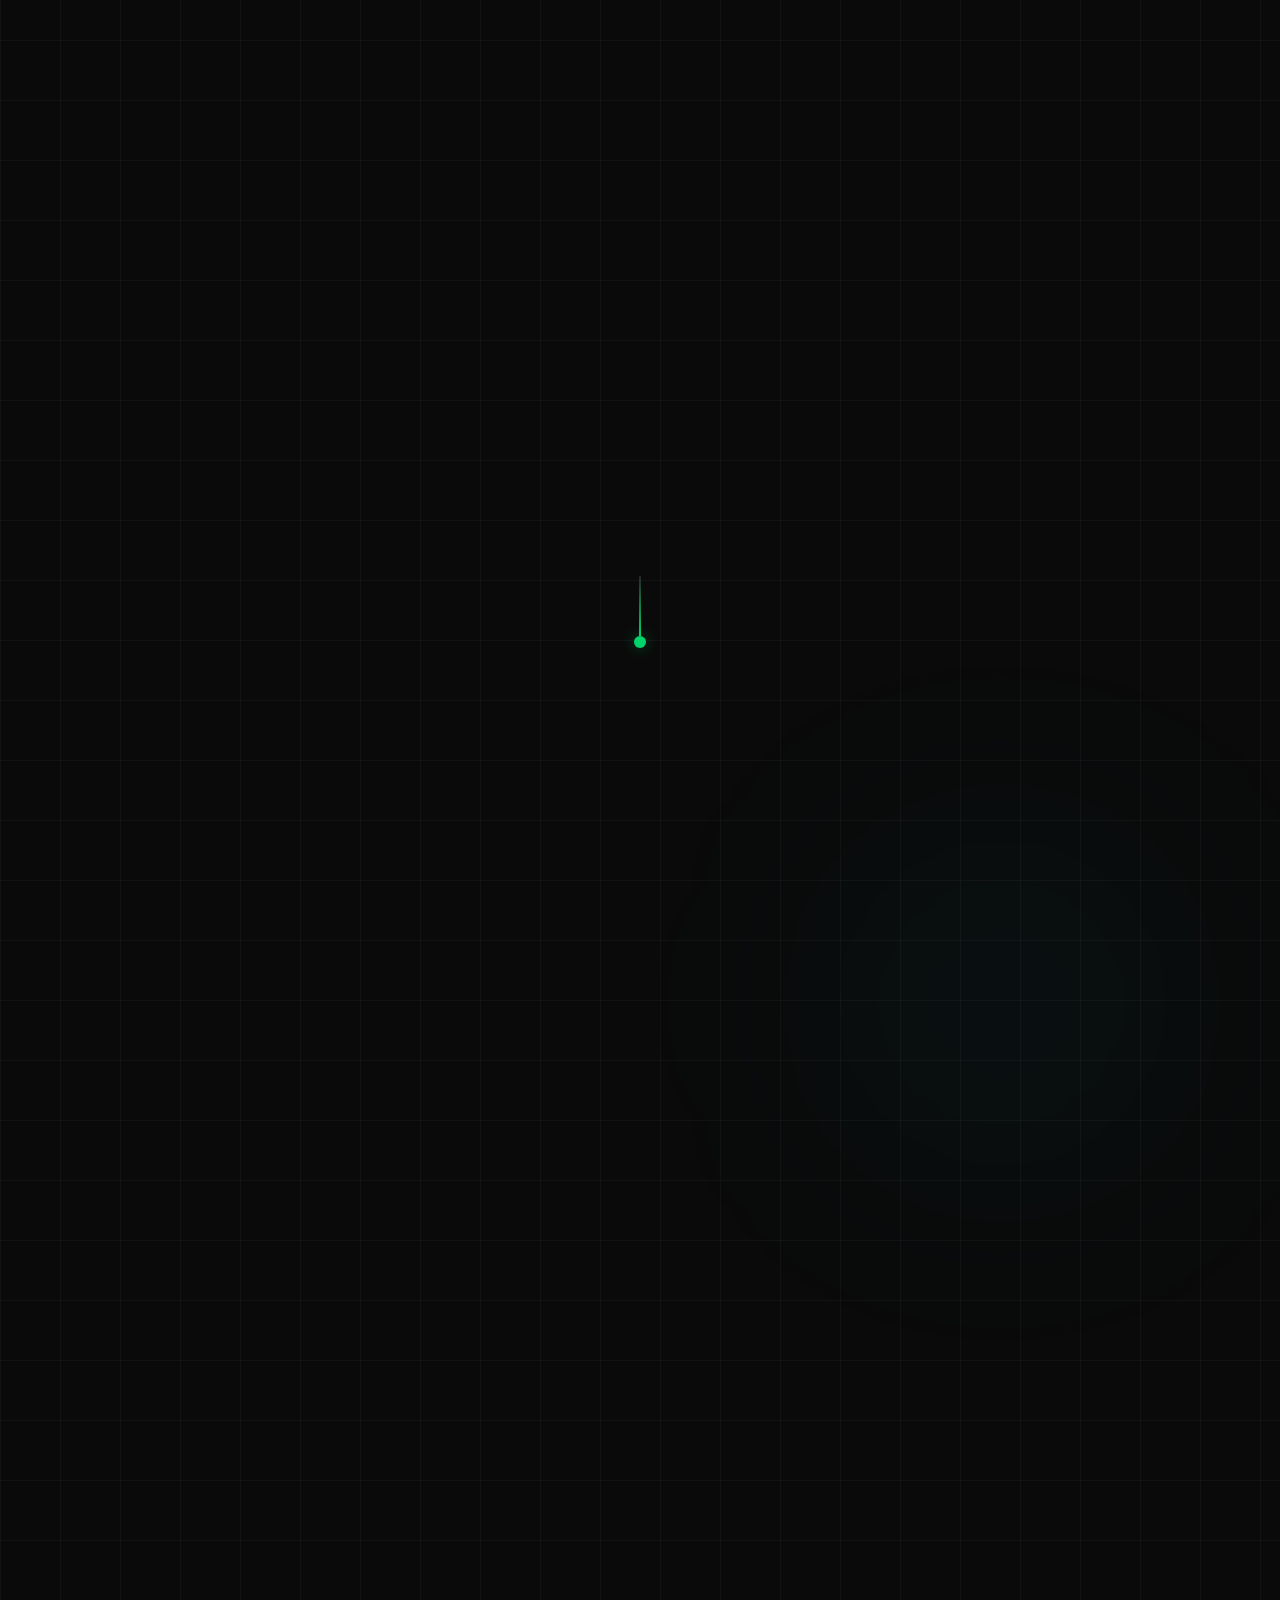
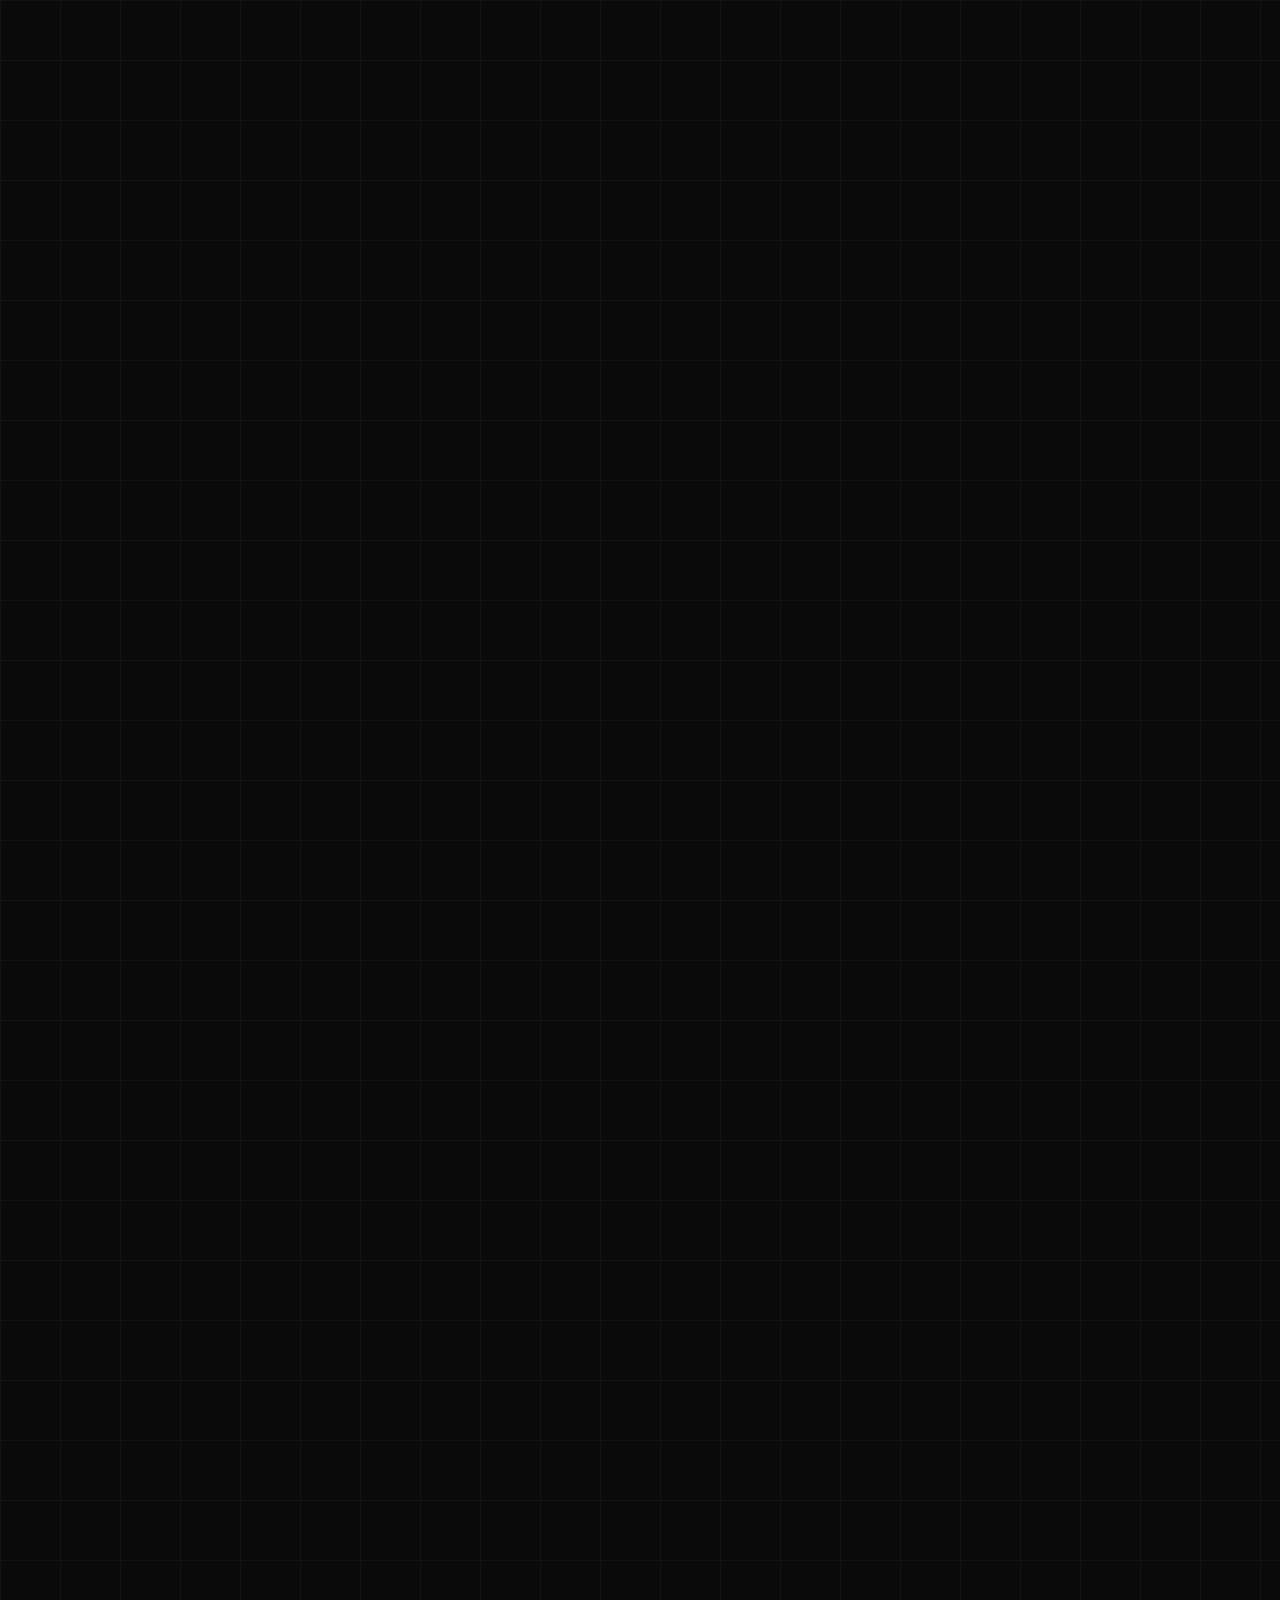
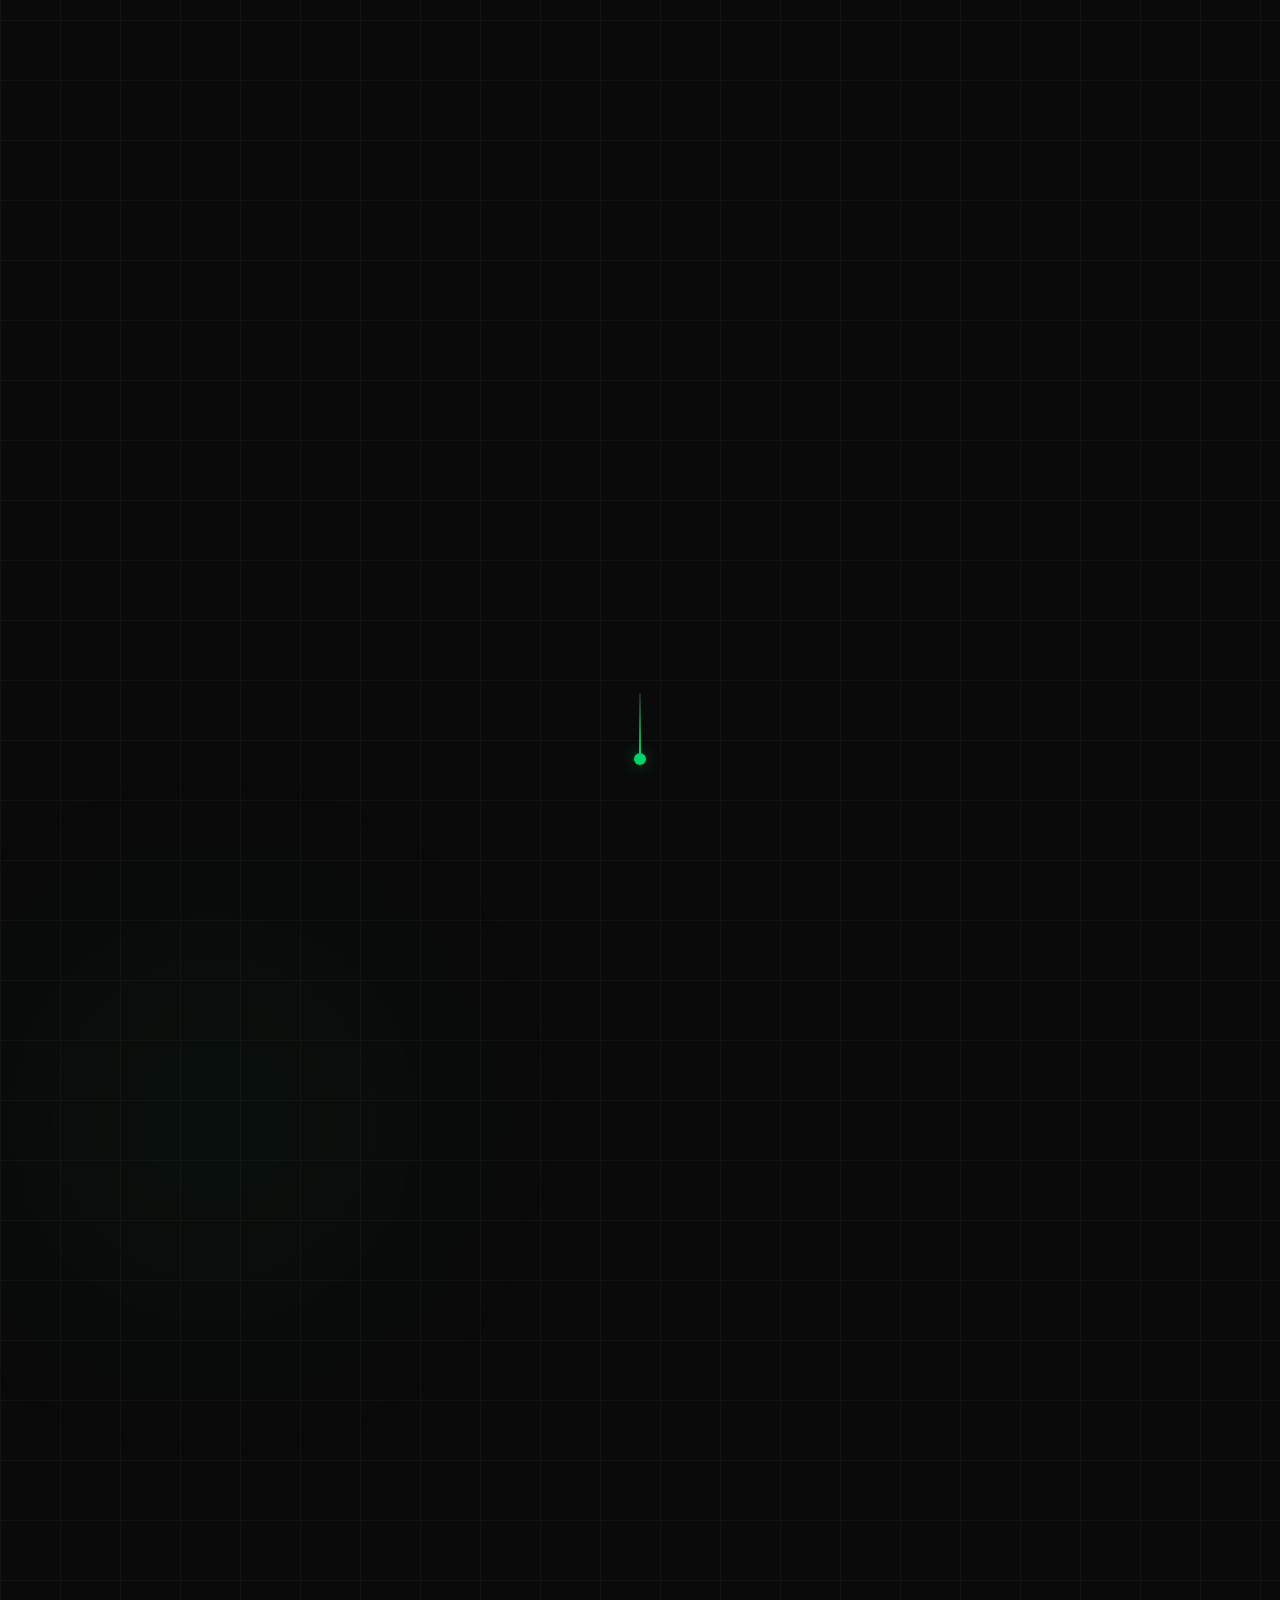
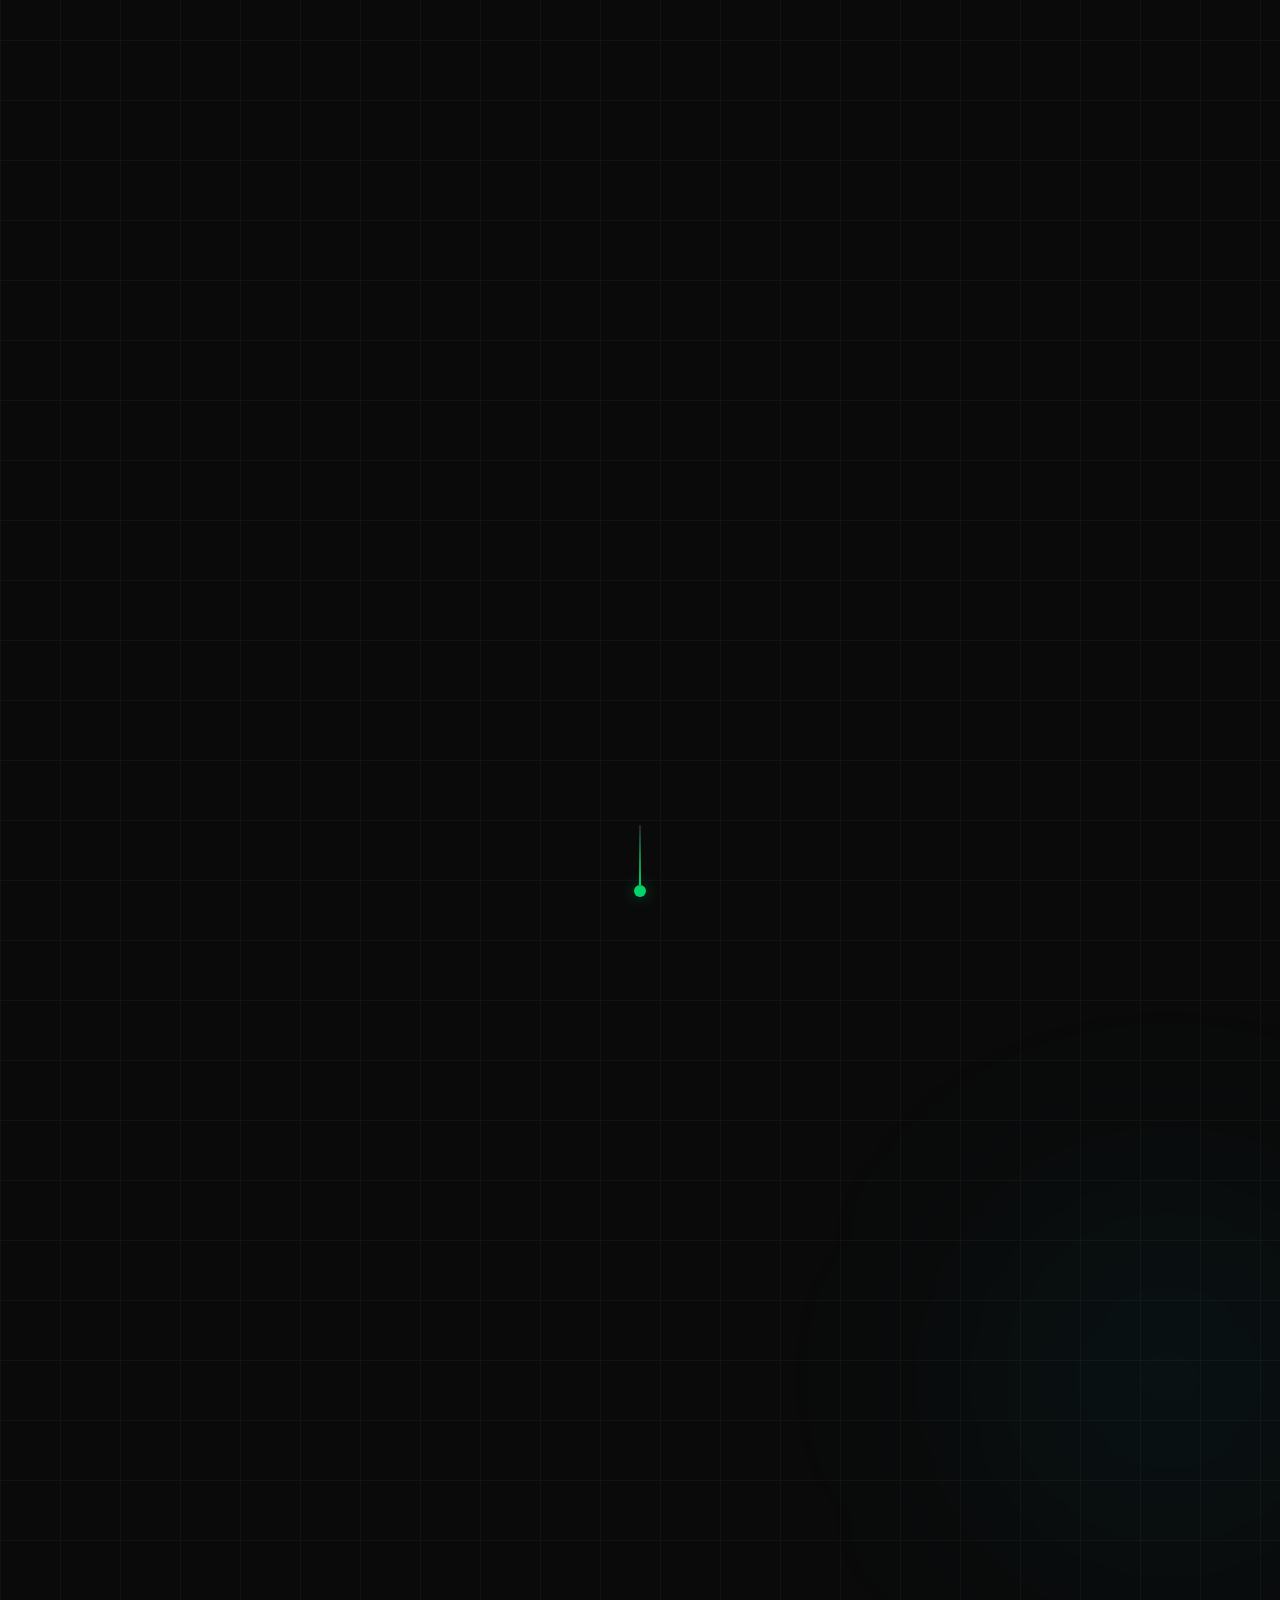
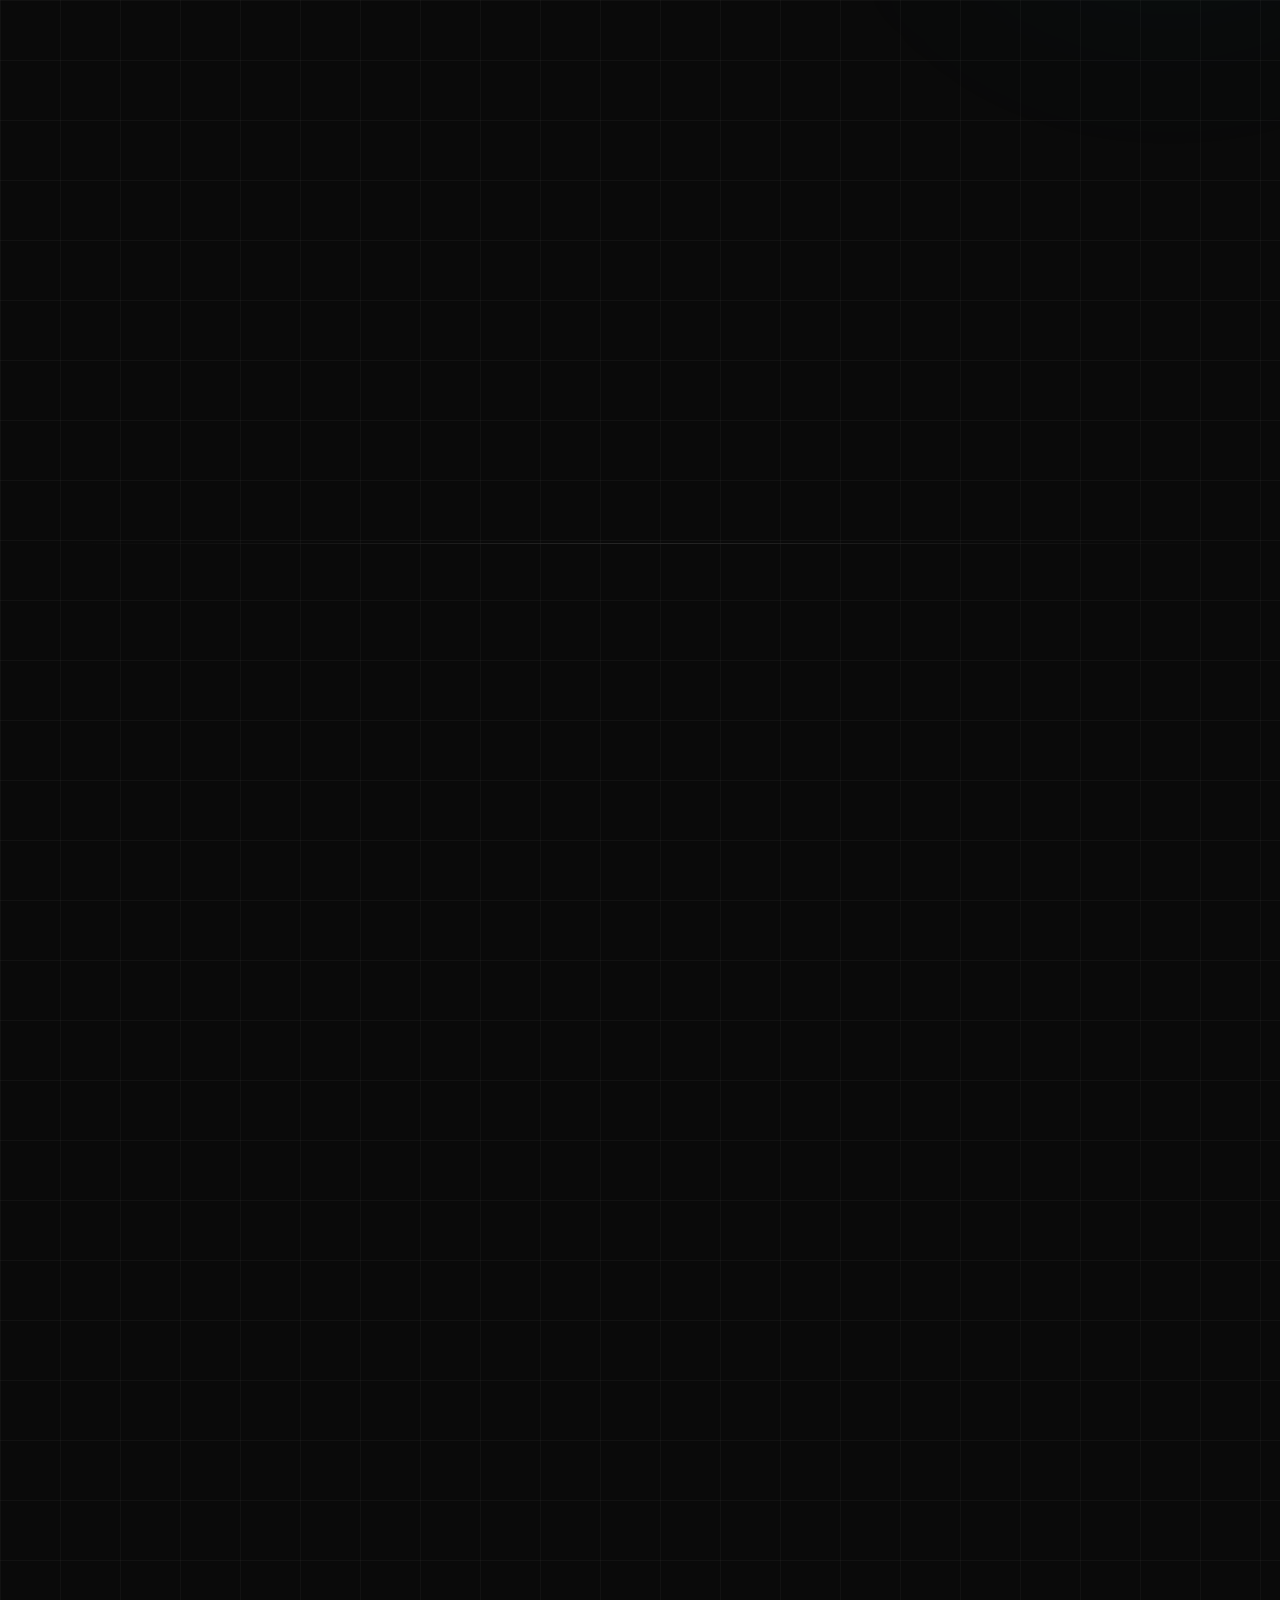
<file: 5d-parallelism-journey.html>
<!DOCTYPE html>
<html lang="en">
<head>
<meta charset="UTF-8">
<meta name="viewport" content="width=device-width, initial-scale=1.0">
<title>Vizz AI — 5D Parallelism: A Founder's Training Playbook</title>
<link rel="preconnect" href="https://fonts.googleapis.com">
<link href="https://fonts.googleapis.com/css2?family=Instrument+Serif:ital@1&family=Inter:wght@300;400;500;600;700&family=JetBrains+Mono:wght@400;500&display=swap" rel="stylesheet">
<style>
/* ============ RESET & BASE ============ */
*, *::before, *::after { box-sizing: border-box; margin: 0; padding: 0; }
html { scroll-behavior: smooth; }
body {
  background: #0a0a0a;
  color: #f2f2f2;
  font-family: 'Inter', system-ui, sans-serif;
  line-height: 1.6;
  overflow-x: hidden;
}
::-webkit-scrollbar { width: 6px; }
::-webkit-scrollbar-track { background: #0a0a0a; }
::-webkit-scrollbar-thumb { background: #262626; border-radius: 3px; }
::-webkit-scrollbar-thumb:hover { background: #a3a3a3; }

/* ============ VARIABLES ============ */
:root {
  --primary: #00d46a;
  --primary-dim: rgba(0, 212, 106, 0.15);
  --secondary: #00c8e6;
  --secondary-dim: rgba(0, 200, 230, 0.15);
  --bg: #0a0a0a;
  --card: #121212;
  --card-hover: #1a1a1a;
  --border: #262626;
  --muted: #a3a3a3;
  --red: #ef4444;
  --amber: #f59e0b;
  --violet: #8b5cf6;
  --blue: #3b82f6;
  --pink: #ec4899;
  --orange: #f97316;
  --teal: #14b8a6;
  --font-serif: 'Instrument Serif', serif;
  --font-mono: 'JetBrains Mono', monospace;
}

/* ============ GRID BACKGROUND ============ */
.grid-bg {
  background-image:
    linear-gradient(rgba(255,255,255,0.03) 1px, transparent 1px),
    linear-gradient(90deg, rgba(255,255,255,0.03) 1px, transparent 1px);
  background-size: 60px 60px;
}

/* ============ LAYOUT ============ */
.container { max-width: 1200px; margin: 0 auto; padding: 0 24px; }
section {
  min-height: 100vh;
  padding: 120px 0 80px;
  position: relative;
}

/* ============ NAV ============ */
nav {
  position: fixed; top: 0; left: 0; right: 0; z-index: 100;
  background: rgba(10,10,10,0.8);
  backdrop-filter: blur(20px);
  border-bottom: 1px solid var(--border);
  transition: all 0.3s ease;
}
nav .nav-inner {
  max-width: 1200px; margin: 0 auto; padding: 0 24px;
  display: flex; align-items: center; justify-content: space-between;
  height: 64px;
}
nav .logo {
  font-family: var(--font-serif);
  font-style: italic;
  font-size: 1.5rem;
  color: #f2f2f2;
  text-decoration: none;
}
nav .logo span { color: var(--primary); }
nav .nav-links { display: flex; gap: 8px; }
nav .nav-links a {
  color: var(--muted);
  text-decoration: none;
  font-size: 0.8rem;
  font-weight: 500;
  padding: 6px 12px;
  border-radius: 6px;
  transition: all 0.2s;
  font-family: var(--font-mono);
}
nav .nav-links a:hover { color: #f2f2f2; background: rgba(255,255,255,0.05); }
nav .nav-links a.active { color: var(--primary); background: var(--primary-dim); }

/* ============ TYPOGRAPHY ============ */
h1 {
  font-family: var(--font-serif);
  font-style: italic;
  font-weight: 400;
  font-size: clamp(2.5rem, 6vw, 4.5rem);
  line-height: 1.1;
  margin-bottom: 24px;
}
h2 {
  font-family: var(--font-serif);
  font-style: italic;
  font-weight: 400;
  font-size: clamp(2rem, 4vw, 3rem);
  line-height: 1.2;
  margin-bottom: 16px;
}
h3 {
  font-size: 1.25rem;
  font-weight: 600;
  margin-bottom: 12px;
}
.gradient-text {
  background: linear-gradient(135deg, var(--primary) 0%, var(--secondary) 100%);
  -webkit-background-clip: text;
  -webkit-text-fill-color: transparent;
  background-clip: text;
}
.section-label {
  display: inline-block;
  font-family: var(--font-mono);
  font-size: 0.7rem;
  font-weight: 500;
  text-transform: uppercase;
  letter-spacing: 0.15em;
  padding: 6px 16px;
  border-radius: 9999px;
  border: 1px solid;
  margin-bottom: 24px;
}
.label-green { color: var(--primary); border-color: rgba(0,212,106,0.3); background: rgba(0,212,106,0.08); }
.label-cyan { color: var(--secondary); border-color: rgba(0,200,230,0.3); background: rgba(0,200,230,0.08); }
.label-amber { color: var(--amber); border-color: rgba(245,158,11,0.3); background: rgba(245,158,11,0.08); }
.label-violet { color: var(--violet); border-color: rgba(139,92,246,0.3); background: rgba(139,92,246,0.08); }
.label-blue { color: var(--blue); border-color: rgba(59,130,246,0.3); background: rgba(59,130,246,0.08); }
.label-pink { color: var(--pink); border-color: rgba(236,72,153,0.3); background: rgba(236,72,153,0.08); }
.label-red { color: var(--red); border-color: rgba(239,68,68,0.3); background: rgba(239,68,68,0.08); }

/* ============ CARDS ============ */
.card {
  background: var(--card);
  border: 1px solid var(--border);
  border-radius: 12px;
  padding: 24px;
  transition: all 0.3s ease;
}
.card:hover {
  border-color: rgba(0,212,106,0.3);
  box-shadow: 0 0 20px rgba(0,212,106,0.08), 0 0 60px rgba(0,212,106,0.03);
}
.card-grid { display: grid; gap: 16px; }
.card-grid-2 { grid-template-columns: repeat(auto-fit, minmax(300px, 1fr)); }
.card-grid-3 { grid-template-columns: repeat(auto-fit, minmax(250px, 1fr)); }
.card-grid-4 { grid-template-columns: repeat(auto-fit, minmax(200px, 1fr)); }

/* ============ GLOW EFFECTS ============ */
.glow-orb {
  position: absolute;
  border-radius: 50%;
  filter: blur(128px);
  pointer-events: none;
}
.glow-green { background: rgba(0,212,106,0.06); }
.glow-cyan { background: rgba(0,200,230,0.06); }

/* ============ PROBLEM BOX ============ */
.problem-box {
  background: rgba(239,68,68,0.06);
  border: 1px solid rgba(239,68,68,0.2);
  border-radius: 12px;
  padding: 24px 28px;
  margin: 40px 0;
  position: relative;
  overflow: hidden;
}
.problem-box::before {
  content: '';
  position: absolute;
  top: 0; left: 0; width: 4px; height: 100%;
  background: var(--red);
}
.problem-box h4 {
  color: var(--red);
  font-family: var(--font-mono);
  font-size: 0.75rem;
  text-transform: uppercase;
  letter-spacing: 0.15em;
  margin-bottom: 12px;
}
.problem-box p { color: #e2e2e5; font-size: 0.95rem; line-height: 1.7; }

/* ============ SOLUTION BOX ============ */
.solution-box {
  background: rgba(0,212,106,0.06);
  border: 1px solid rgba(0,212,106,0.2);
  border-radius: 12px;
  padding: 24px 28px;
  margin: 40px 0;
  position: relative;
  overflow: hidden;
}
.solution-box::before {
  content: '';
  position: absolute;
  top: 0; left: 0; width: 4px; height: 100%;
  background: var(--primary);
}
.solution-box h4 {
  color: var(--primary);
  font-family: var(--font-mono);
  font-size: 0.75rem;
  text-transform: uppercase;
  letter-spacing: 0.15em;
  margin-bottom: 12px;
}
.solution-box p { color: #e2e2e5; font-size: 0.95rem; line-height: 1.7; }

/* ============ PAUSE BOX ============ */
.pause-box {
  background: rgba(139,92,246,0.06);
  border: 1px solid rgba(139,92,246,0.2);
  border-radius: 12px;
  padding: 20px 24px;
  margin: 32px 0;
}
.pause-box h4 {
  color: var(--violet);
  font-family: var(--font-mono);
  font-size: 0.75rem;
  text-transform: uppercase;
  letter-spacing: 0.15em;
  margin-bottom: 8px;
}
.pause-box p { color: #ccc; font-size: 0.9rem; }

/* ============ GPU GRID ============ */
.gpu-cluster {
  display: grid;
  grid-template-columns: repeat(8, 1fr);
  gap: 6px;
  max-width: 600px;
  margin: 0 auto;
}
.gpu-node-group {
  display: contents;
}
.gpu-cell {
  aspect-ratio: 1;
  border-radius: 6px;
  border: 1px solid var(--border);
  background: #1a1a1a;
  display: flex;
  align-items: center;
  justify-content: center;
  font-family: var(--font-mono);
  font-size: 0.55rem;
  color: var(--muted);
  transition: all 0.5s ease;
  position: relative;
  overflow: hidden;
}
.gpu-cell .gpu-label {
  position: relative;
  z-index: 2;
}
.gpu-cell .gpu-fill {
  position: absolute;
  bottom: 0;
  left: 0;
  right: 0;
  transition: all 0.8s ease;
  border-radius: 0 0 5px 5px;
}
.gpu-cell.active {
  border-color: rgba(0,212,106,0.4);
}

/* Node borders */
.node-border {
  border: 2px solid var(--border);
  border-radius: 10px;
  padding: 8px;
  display: grid;
  grid-template-columns: repeat(4, 1fr);
  gap: 6px;
  position: relative;
}
.node-border .node-label {
  position: absolute;
  top: -10px;
  left: 12px;
  background: var(--bg);
  padding: 0 8px;
  font-family: var(--font-mono);
  font-size: 0.6rem;
  color: var(--muted);
}
.nodes-grid {
  display: grid;
  grid-template-columns: repeat(4, 1fr);
  gap: 16px;
  max-width: 900px;
  margin: 0 auto;
}
@media (max-width: 768px) {
  .nodes-grid { grid-template-columns: repeat(2, 1fr); }
}

/* ============ MEMORY BAR ============ */
.memory-bar-container {
  background: #1a1a1a;
  border-radius: 8px;
  padding: 16px;
  border: 1px solid var(--border);
}
.memory-bar-label {
  display: flex;
  justify-content: space-between;
  margin-bottom: 8px;
  font-size: 0.8rem;
}
.memory-bar-label span:first-child { font-family: var(--font-mono); color: var(--muted); }
.memory-bar-label span:last-child { font-family: var(--font-mono); font-weight: 600; }
.memory-bar {
  height: 32px;
  background: #262626;
  border-radius: 6px;
  overflow: hidden;
  display: flex;
  position: relative;
}
.memory-segment {
  height: 100%;
  transition: width 0.8s cubic-bezier(0.4, 0, 0.2, 1);
  display: flex;
  align-items: center;
  justify-content: center;
  font-family: var(--font-mono);
  font-size: 0.6rem;
  font-weight: 500;
  color: rgba(255,255,255,0.9);
  white-space: nowrap;
  overflow: hidden;
}
.memory-bar .limit-line {
  position: absolute;
  right: 0;
  top: -4px;
  bottom: -4px;
  width: 2px;
  background: var(--red);
}
.seg-params { background: #3b82f6; }
.seg-optimizer { background: #8b5cf6; }
.seg-gradients { background: #f59e0b; }
.seg-activations { background: #ef4444; }
.seg-free { background: transparent; }
.overflow-indicator {
  color: var(--red);
  font-family: var(--font-mono);
  font-size: 0.75rem;
  font-weight: 600;
  text-align: right;
  margin-top: 6px;
}
.memory-legend {
  display: flex;
  gap: 16px;
  margin-top: 12px;
  flex-wrap: wrap;
}
.memory-legend-item {
  display: flex;
  align-items: center;
  gap: 6px;
  font-size: 0.75rem;
  color: var(--muted);
  font-family: var(--font-mono);
}
.memory-legend-item .dot {
  width: 10px;
  height: 10px;
  border-radius: 3px;
}

/* ============ HERO ============ */
#hero {
  min-height: 100vh;
  display: flex;
  align-items: center;
  position: relative;
}
#hero .hero-content { max-width: 650px; }
#hero .hero-right {
  display: flex;
  flex-direction: column;
  gap: 24px;
}
.hero-grid {
  display: grid;
  grid-template-columns: 1fr 1fr;
  gap: 48px;
  align-items: center;
}
@media (max-width: 900px) {
  .hero-grid { grid-template-columns: 1fr; }
}
.hero-stats {
  display: grid;
  grid-template-columns: repeat(3, 1fr);
  gap: 16px;
  margin-top: 32px;
}
.stat-card {
  background: var(--card);
  border: 1px solid var(--border);
  border-radius: 10px;
  padding: 16px;
  text-align: center;
}
.stat-card .stat-value {
  font-family: var(--font-mono);
  font-size: 1.5rem;
  font-weight: 700;
  color: var(--primary);
}
.stat-card .stat-label {
  font-size: 0.7rem;
  color: var(--muted);
  margin-top: 4px;
  font-family: var(--font-mono);
  text-transform: uppercase;
  letter-spacing: 0.1em;
}

/* ============ LAYER STACK VIS ============ */
.layer-stack {
  display: flex;
  flex-direction: column;
  gap: 3px;
  max-width: 200px;
  margin: 0 auto;
}
.layer-block {
  height: 12px;
  border-radius: 4px;
  transition: all 0.5s ease;
  display: flex;
  align-items: center;
  justify-content: center;
  font-family: var(--font-mono);
  font-size: 0.45rem;
  color: rgba(255,255,255,0.7);
}

/* ============ PIPELINE VIS ============ */
.pipeline-vis {
  display: flex;
  flex-direction: column;
  gap: 2px;
  margin: 24px auto;
  max-width: 800px;
  overflow-x: auto;
}
.pipeline-row {
  display: flex;
  align-items: center;
  gap: 0;
}
.pipeline-row .stage-label {
  width: 70px;
  font-family: var(--font-mono);
  font-size: 0.65rem;
  color: var(--muted);
  flex-shrink: 0;
}
.pipeline-cell {
  width: 52px;
  height: 28px;
  border-radius: 4px;
  margin: 1px;
  display: flex;
  align-items: center;
  justify-content: center;
  font-family: var(--font-mono);
  font-size: 0.55rem;
  font-weight: 500;
  transition: all 0.3s;
}
.pipeline-cell.bubble {
  background: rgba(255,255,255,0.03);
  border: 1px dashed rgba(255,255,255,0.1);
  color: rgba(255,255,255,0.15);
}
.pipeline-cell.active-mb {
  border: 1px solid;
}

/* ============ MATRIX VIS ============ */
.matrix-vis {
  display: flex;
  flex-direction: column;
  align-items: center;
  gap: 16px;
  margin: 24px 0;
}
.matrix-grid {
  display: grid;
  gap: 2px;
  transition: all 0.5s ease;
}
.matrix-cell {
  width: 100%;
  aspect-ratio: 1;
  border-radius: 2px;
  transition: all 0.5s ease;
}

/* ============ RING ATTENTION VIS ============ */
.ring-vis {
  position: relative;
  width: 300px;
  height: 300px;
  margin: 32px auto;
}
.ring-gpu {
  position: absolute;
  width: 52px;
  height: 52px;
  border-radius: 10px;
  display: flex;
  align-items: center;
  justify-content: center;
  font-family: var(--font-mono);
  font-size: 0.6rem;
  font-weight: 600;
  border: 2px solid;
  transition: all 0.3s;
}
.ring-arrow {
  position: absolute;
  width: 40px;
  height: 2px;
  transform-origin: left center;
}

/* ============ MOE VIS ============ */
.moe-vis {
  display: flex;
  flex-direction: column;
  align-items: center;
  gap: 16px;
  margin: 24px auto;
  max-width: 600px;
}
.moe-router {
  background: var(--card);
  border: 2px solid var(--amber);
  border-radius: 10px;
  padding: 12px 24px;
  font-family: var(--font-mono);
  font-size: 0.8rem;
  color: var(--amber);
  font-weight: 600;
}
.moe-experts-grid {
  display: grid;
  grid-template-columns: repeat(4, 1fr);
  gap: 8px;
  width: 100%;
}
.moe-expert {
  background: var(--card);
  border-radius: 8px;
  padding: 12px;
  text-align: center;
  font-family: var(--font-mono);
  font-size: 0.65rem;
  transition: all 0.3s;
}
.moe-expert.active-expert {
  border-width: 2px;
  border-style: solid;
}

/* ============ TOGGLE / CONTROLS ============ */
.controls {
  display: flex;
  gap: 8px;
  flex-wrap: wrap;
  margin: 24px 0;
}
.toggle-btn {
  font-family: var(--font-mono);
  font-size: 0.75rem;
  padding: 8px 20px;
  border-radius: 8px;
  border: 1px solid var(--border);
  background: var(--card);
  color: var(--muted);
  cursor: pointer;
  transition: all 0.3s;
}
.toggle-btn:hover { border-color: rgba(0,212,106,0.3); color: #f2f2f2; }
.toggle-btn.active {
  border-color: var(--primary);
  background: var(--primary-dim);
  color: var(--primary);
  box-shadow: 0 0 15px rgba(0,212,106,0.1);
}

/* ============ COMPARISON TABLE ============ */
.comp-table {
  width: 100%;
  border-collapse: collapse;
  margin: 24px 0;
  font-size: 0.85rem;
}
.comp-table th {
  font-family: var(--font-mono);
  font-size: 0.7rem;
  text-transform: uppercase;
  letter-spacing: 0.1em;
  padding: 12px 16px;
  text-align: left;
  border-bottom: 1px solid var(--border);
  color: var(--muted);
}
.comp-table td {
  padding: 12px 16px;
  border-bottom: 1px solid rgba(255,255,255,0.04);
  color: #e2e2e5;
}
.comp-table tr:hover td { background: rgba(255,255,255,0.02); }

/* ============ PROS CONS ============ */
.pros-cons {
  display: grid;
  grid-template-columns: 1fr 1fr;
  gap: 16px;
  margin: 24px 0;
}
@media (max-width: 600px) { .pros-cons { grid-template-columns: 1fr; } }
.pros-card, .cons-card {
  border-radius: 12px;
  padding: 20px;
}
.pros-card {
  background: rgba(0,212,106,0.05);
  border: 1px solid rgba(0,212,106,0.15);
}
.cons-card {
  background: rgba(239,68,68,0.05);
  border: 1px solid rgba(239,68,68,0.15);
}
.pros-card h4 { color: var(--primary); font-size: 0.8rem; font-family: var(--font-mono); margin-bottom: 12px; }
.cons-card h4 { color: var(--red); font-size: 0.8rem; font-family: var(--font-mono); margin-bottom: 12px; }
.pros-card li, .cons-card li {
  font-size: 0.85rem;
  color: #ccc;
  margin-bottom: 6px;
  list-style: none;
  padding-left: 16px;
  position: relative;
}
.pros-card li::before { content: '+'; position: absolute; left: 0; color: var(--primary); font-weight: 700; }
.cons-card li::before { content: '-'; position: absolute; left: 0; color: var(--red); font-weight: 700; }

/* ============ STAIRCASE VIS ============ */
.staircase {
  display: flex;
  flex-direction: column;
  gap: 0;
  max-width: 700px;
  margin: 40px auto;
}
.stair-step {
  display: flex;
  align-items: stretch;
  min-height: 70px;
}
.stair-problem {
  flex: 1;
  padding: 16px 20px;
  background: rgba(239,68,68,0.06);
  border: 1px solid rgba(239,68,68,0.15);
  border-radius: 8px 0 0 8px;
  display: flex;
  align-items: center;
  font-size: 0.85rem;
  color: #e2e2e5;
}
.stair-arrow {
  width: 40px;
  display: flex;
  align-items: center;
  justify-content: center;
  color: var(--muted);
  font-size: 1.2rem;
}
.stair-solution {
  flex: 1;
  padding: 16px 20px;
  background: rgba(0,212,106,0.06);
  border: 1px solid rgba(0,212,106,0.15);
  border-radius: 0 8px 8px 0;
  display: flex;
  align-items: center;
  font-size: 0.85rem;
  color: #e2e2e5;
  font-weight: 600;
}
.stair-connector {
  width: 2px;
  height: 16px;
  background: var(--border);
  margin-left: 50%;
}

/* ============ FINAL CONFIG ============ */
.config-card {
  background: var(--card);
  border-radius: 16px;
  border: 2px solid var(--border);
  padding: 32px;
  transition: all 0.3s;
}
.config-card:hover {
  border-color: rgba(0,212,106,0.4);
  box-shadow: 0 0 30px rgba(0,212,106,0.1);
}
.config-card.recommended {
  border-color: var(--primary);
  box-shadow: 0 0 30px rgba(0,212,106,0.1);
}
.config-card .badge {
  display: inline-block;
  font-family: var(--font-mono);
  font-size: 0.65rem;
  text-transform: uppercase;
  letter-spacing: 0.1em;
  padding: 4px 12px;
  border-radius: 9999px;
  margin-bottom: 16px;
}
.config-param {
  display: flex;
  justify-content: space-between;
  padding: 8px 0;
  border-bottom: 1px solid rgba(255,255,255,0.04);
  font-size: 0.85rem;
}
.config-param .param-name { color: var(--muted); font-family: var(--font-mono); font-size: 0.8rem; }
.config-param .param-value { font-weight: 600; font-family: var(--font-mono); }

/* ============ ANIMATIONS ============ */
.fade-in {
  opacity: 0;
  transform: translateY(30px);
  transition: opacity 0.8s ease, transform 0.8s ease;
}
.fade-in.visible {
  opacity: 1;
  transform: translateY(0);
}
@keyframes pulse-glow {
  0%, 100% { box-shadow: 0 0 10px rgba(0,212,106,0.1); }
  50% { box-shadow: 0 0 25px rgba(0,212,106,0.25); }
}
@keyframes float {
  0%, 100% { transform: translateY(0); }
  50% { transform: translateY(-8px); }
}
@keyframes flow-right {
  0% { transform: translateX(-100%); opacity: 0; }
  20% { opacity: 1; }
  80% { opacity: 1; }
  100% { transform: translateX(400%); opacity: 0; }
}
@keyframes ring-rotate {
  0% { transform: rotate(0deg); }
  100% { transform: rotate(360deg); }
}
.animate-pulse-glow { animation: pulse-glow 2s infinite; }
.animate-float { animation: float 3s ease-in-out infinite; }

/* ============ DIVIDER ============ */
.section-divider {
  width: 100%;
  height: 1px;
  background: linear-gradient(90deg, transparent, var(--border), transparent);
  margin: 0;
}

/* ============ FLOW CONNECTOR ============ */
.flow-connector {
  text-align: center;
  padding: 48px 0;
  position: relative;
}
.flow-connector .line {
  width: 2px;
  height: 60px;
  background: linear-gradient(to bottom, var(--border), var(--primary));
  margin: 0 auto;
}
.flow-connector .dot {
  width: 12px;
  height: 12px;
  border-radius: 50%;
  background: var(--primary);
  margin: 0 auto;
  box-shadow: 0 0 15px rgba(0,212,106,0.4);
}

/* ============ INTERNODE VIS ============ */
.bandwidth-legend {
  display: flex;
  gap: 24px;
  justify-content: center;
  margin: 16px 0;
  flex-wrap: wrap;
}
.bw-item {
  display: flex;
  align-items: center;
  gap: 8px;
  font-family: var(--font-mono);
  font-size: 0.75rem;
  color: var(--muted);
}
.bw-line-fast {
  width: 32px;
  height: 4px;
  background: var(--primary);
  border-radius: 2px;
}
.bw-line-slow {
  width: 32px;
  height: 2px;
  background: var(--secondary);
  border-radius: 2px;
  opacity: 0.6;
}

/* ============ INTERACTIVE SLIDER ============ */
.slider-group {
  display: flex;
  align-items: center;
  gap: 12px;
  margin: 8px 0;
}
.slider-group label {
  font-family: var(--font-mono);
  font-size: 0.8rem;
  color: var(--muted);
  width: 80px;
}
.slider-group input[type="range"] {
  flex: 1;
  -webkit-appearance: none;
  background: #262626;
  height: 4px;
  border-radius: 2px;
  outline: none;
}
.slider-group input[type="range"]::-webkit-slider-thumb {
  -webkit-appearance: none;
  width: 16px;
  height: 16px;
  border-radius: 50%;
  background: var(--primary);
  cursor: pointer;
  box-shadow: 0 0 10px rgba(0,212,106,0.3);
}
.slider-group .slider-val {
  font-family: var(--font-mono);
  font-size: 0.9rem;
  font-weight: 700;
  color: var(--primary);
  width: 30px;
  text-align: right;
}

/* Two column layout */
.two-col {
  display: grid;
  grid-template-columns: 1fr 1fr;
  gap: 40px;
  align-items: start;
}
@media (max-width: 800px) { .two-col { grid-template-columns: 1fr; } }

.muted { color: var(--muted); }
.small { font-size: 0.85rem; }
.mono { font-family: var(--font-mono); }
.mt-1 { margin-top: 8px; }
.mt-2 { margin-top: 16px; }
.mt-3 { margin-top: 24px; }
.mt-4 { margin-top: 32px; }
.mb-2 { margin-bottom: 16px; }
.mb-3 { margin-bottom: 24px; }
.text-center { text-align: center; }
</style>
</head>
<body class="grid-bg">

<!-- ============ NAV ============ -->
<nav>
  <div class="nav-inner">
    <a href="#hero" class="logo">Vizz AI<span>.</span></a>
    <div class="nav-links">
      <a href="#hero" class="active" data-section="hero">Setup</a>
      <a href="#tp" data-section="tp">TP+SP</a>
      <a href="#mbs" data-section="mbs">mbs</a>
      <a href="#pp" data-section="pp">PP</a>
      <a href="#dp" data-section="dp">DP+ZeRO</a>
      <a href="#batch" data-section="batch">Batch</a>
      <a href="#cp" data-section="cp">CP+EP</a>
      <a href="#config" data-section="config">Config</a>
    </div>
  </div>
</nav>

<!-- ============ SECTION 0: HERO / SETUP ============ -->
<section id="hero">
  <div class="glow-orb glow-green" style="width:400px;height:400px;top:10%;left:-10%;"></div>
  <div class="glow-orb glow-cyan" style="width:350px;height:350px;bottom:10%;right:-5%;"></div>
  <div class="container">
    <div class="hero-grid">
      <div class="hero-content fade-in">
        <span class="section-label label-green">The Mission</span>
        <h1>Train an SLM for <span class="gradient-text">850 million</span> speakers.</h1>
        <p class="small muted" style="max-width:500px; line-height:1.8;">
          You're the founding engineer at <strong style="color:#f2f2f2;">Vizz AI</strong>. Your startup just raised Series A to build the first high-quality Small Language Model for the Vizz language &mdash; spoken by 850 million people but virtually absent from ChatGPT, Claude, and every other LLM.
        </p>
        <p class="small muted mt-2" style="max-width:500px; line-height:1.8;">
          You've collected <strong style="color:#f2f2f2;">500 billion tokens</strong> from local publishers, radio transcripts, government records, and web scrapes. Your training data includes documents up to <strong style="color:#f2f2f2;">128K tokens</strong> long &mdash; legal proceedings, parliamentary debates, epic folklore.
        </p>
        <p class="small muted mt-2" style="max-width:500px; line-height:1.8;">
          Your target: a <strong style="color:#f2f2f2;">7 billion parameter</strong> transformer. Your cluster is ready. Now you need to figure out <em>how to actually train this thing</em>.
        </p>
        <div class="hero-stats">
          <div class="stat-card">
            <div class="stat-value">7B</div>
            <div class="stat-label">Parameters</div>
          </div>
          <div class="stat-card">
            <div class="stat-value">64</div>
            <div class="stat-label">H100 GPUs</div>
          </div>
          <div class="stat-card">
            <div class="stat-value">128K</div>
            <div class="stat-label">Max Seq Len</div>
          </div>
        </div>
      </div>
      <div class="hero-right fade-in" style="transition-delay:0.2s;">
        <div class="card" style="padding:20px;">
          <h3 style="font-size:0.9rem; margin-bottom:12px;">
            <span class="mono muted" style="font-size:0.7rem; text-transform:uppercase; letter-spacing:0.1em;">Cluster Topology &mdash; 8 Nodes &times; 8 GPUs</span>
          </h3>
          <div class="bandwidth-legend mb-2">
            <div class="bw-item"><div class="bw-line-fast"></div> NVLink 900 GB/s (intra-node)</div>
            <div class="bw-item"><div class="bw-line-slow"></div> InfiniBand 50 GB/s (inter-node)</div>
          </div>
          <div id="hero-gpu-grid" class="nodes-grid" style="grid-template-columns: repeat(4, 1fr); gap: 12px;">
            <!-- 8 nodes x 8 GPUs generated by JS -->
          </div>
        </div>
        <div class="card" id="hero-memory-card" style="padding:20px;">
          <h3 style="font-size:0.9rem; margin-bottom:4px;">
            <span class="mono muted" style="font-size:0.7rem; text-transform:uppercase; letter-spacing:0.1em;">Single GPU Memory &mdash; 80 GB H100</span>
          </h3>
          <div class="memory-bar-container" style="border:none; padding:8px 0;">
            <div class="memory-bar" id="hero-memory-bar" style="height:36px;">
              <!-- filled by JS -->
            </div>
            <div class="overflow-indicator" id="hero-overflow"></div>
            <div class="memory-legend" id="hero-memory-legend"></div>
          </div>
        </div>
      </div>
    </div>
    <div class="problem-box fade-in" style="max-width:800px; margin-top:48px;">
      <h4>The Problem</h4>
      <p>
        A 7B model in FP16 needs <strong>14 GB</strong> just for parameters. Adam optimizer states add another <strong>28 GB</strong>. Gradients need <strong>14 GB</strong>. And activations at 128K sequence length? That's <strong>~60+ GB</strong> per layer accumulated through the forward pass. <strong>Total: ~116+ GB.</strong> Your H100 has 80 GB. It doesn't fit. You need to distribute this across your 64 GPUs. But <em>how?</em>
      </p>
    </div>
  </div>
</section>

<div class="flow-connector"><div class="line"></div><div class="dot"></div></div>

<!-- ============ STEP 1: TENSOR PARALLELISM + SP ============ -->
<section id="tp">
  <div class="glow-orb glow-cyan" style="width:300px;height:300px;bottom:10%;right:5%;"></div>
  <div class="container">
    <div class="fade-in">
      <span class="section-label label-violet">Step 1</span>
      <h2>Tensor Parallelism <span class="muted" style="font-size:0.5em;">+ Sequence Parallelism</span></h2>
      <p class="small muted" style="max-width:650px;">Start from the fastest link. NVLink is 900 GB/s intra-node. Split weight matrices of each layer across 8 GPUs within a node. Each GPU holds 1/8th of each layer.</p>
    </div>

    <div class="solution-box fade-in">
      <h4>The Idea</h4>
      <p>Take each layer's weight matrix and <strong>slice it column-wise</strong> (or row-wise) across 8 GPUs within a node. Each GPU does 1/8th of the matrix multiply, then they combine results with <strong>AllReduce</strong>. Since AllReduce is on the critical compute path, this requires <strong>fast NVLink</strong> &mdash; hence it's kept intra-node. <strong>Sequence Parallelism</strong> (SP) complements TP by splitting activations along the sequence dimension for operations outside TP regions (LayerNorm, Dropout).</p>
    </div>

    <!-- Weight Matrix Slicing -->
    <div class="fade-in mt-3">
      <h3 style="font-size:1rem;">Weight Matrix Slicing</h3>
      <p class="small muted mb-2">A single layer's weight matrix, split across 8 GPUs in one node:</p>
      <div class="card" style="padding:24px;">
        <div class="matrix-vis" id="tp-matrix-vis">
          <div style="display:flex;align-items:center;gap:24px;flex-wrap:wrap;justify-content:center;">
            <div>
              <p class="mono small muted text-center mb-2">Full Weight Matrix (4096 &times; 4096)</p>
              <div id="tp-full-matrix" style="display:grid; grid-template-columns:repeat(8,1fr); gap:2px; width:200px; height:200px;"></div>
            </div>
            <div style="font-size:2rem;color:var(--muted);">&rarr;</div>
            <div>
              <p class="mono small muted text-center mb-2">Split across 8 GPUs (column-wise)</p>
              <div style="display:flex;gap:4px;" id="tp-split-matrices"></div>
            </div>
          </div>
          <div class="bandwidth-legend mt-2">
            <div class="bw-item"><div class="bw-line-fast"></div> AllReduce over NVLink after each layer</div>
          </div>
        </div>
      </div>
    </div>

    <!-- One Node with 8 TP GPUs -->
    <div class="fade-in mt-3">
      <h3 style="font-size:1rem;">One Node: 8 GPUs Sharing Every Layer</h3>
      <p class="small muted mb-2">Each GPU within a node holds 1/8th of every layer's weight matrix. They all work on the same layer together.</p>
      <div class="card" style="padding:20px;">
        <div id="tp-node-vis" style="display:flex;flex-direction:column;gap:16px;align-items:center;"></div>
      </div>
    </div>

    <!-- SP Explanation -->
    <div class="fade-in mt-3">
      <h3 style="font-size:1rem;">Sequence Parallelism (SP)</h3>
      <div class="card" style="padding:20px;">
        <p class="small" style="color:#e2e2e5;line-height:1.7;">In TP regions (Attention, MLP), each GPU computes a <strong>slice of the hidden dimension</strong>. But outside TP regions &mdash; LayerNorm, Dropout &mdash; all GPUs would need the full activations. <strong>SP fixes this</strong> by splitting activations along the sequence dimension in non-TP regions.</p>
        <div class="card-grid card-grid-2 mt-2">
          <div style="background:rgba(139,92,246,0.08);border:1px solid rgba(139,92,246,0.25);border-radius:8px;padding:16px;">
            <div class="mono small" style="color:#a78bfa;font-weight:600;">TP Regions (Attention, MLP)</div>
            <div class="mono" style="font-size:0.75rem;color:var(--muted);margin-top:6px;">Split along <strong style="color:#a78bfa;">hidden dimension</strong></div>
            <div class="mono" style="font-size:0.7rem;color:var(--muted);margin-top:4px;">Each GPU: full seq, 1/8 hidden</div>
          </div>
          <div style="background:rgba(0,200,230,0.08);border:1px solid rgba(0,200,230,0.25);border-radius:8px;padding:16px;">
            <div class="mono small" style="color:#00c8e6;font-weight:600;">SP Regions (LayerNorm, Dropout)</div>
            <div class="mono" style="font-size:0.75rem;color:var(--muted);margin-top:6px;">Split along <strong style="color:#00c8e6;">sequence dimension</strong></div>
            <div class="mono" style="font-size:0.7rem;color:var(--muted);margin-top:4px;">Each GPU: 1/8 seq, full hidden</div>
          </div>
        </div>
      </div>
    </div>

    <!-- Bandwidth Comparison -->
    <div class="fade-in mt-3">
      <h3 style="font-size:1rem;">Why TP Must Stay Intra-Node</h3>
      <div class="two-col">
        <div class="card" style="padding:16px;">
          <table class="comp-table">
            <tr><th>Link Type</th><th>Bandwidth</th><th>Latency</th></tr>
            <tr><td><strong style="color:var(--primary);">NVLink (intra-node)</strong></td><td style="color:var(--primary);font-weight:700;">900 GB/s</td><td>~1 &mu;s</td></tr>
            <tr><td><strong style="color:var(--secondary);">InfiniBand (inter-node)</strong></td><td style="color:var(--secondary);font-weight:700;">50 GB/s</td><td>~5 &mu;s</td></tr>
            <tr><td>Ratio</td><td colspan="2"><strong style="color:var(--amber);">18&times; faster intra-node</strong></td></tr>
          </table>
        </div>
        <div>
          <p class="small" style="color:#e2e2e5;line-height:1.7;">TP AllReduce is on the <strong>critical compute path</strong> &mdash; the GPU <em>blocks</em> waiting for the AllReduce to complete before it can proceed to the next operation. With inter-node links, every single layer computation would stall. This is why TP is <strong>always</strong> kept within a node.</p>
        </div>
      </div>
    </div>

    <!-- Vizz AI Decision -->
    <div class="solution-box fade-in" style="margin-top:32px;">
      <h4>Vizz AI Decision</h4>
      <p><strong>TP = 8</strong> (saturate the node). Each GPU holds 1/8th of every layer's weight matrix. All 8 GPUs within a node communicate via NVLink AllReduce. With 32 attention heads, each GPU handles 4 heads.</p>
    </div>

    <!-- Problem Revealed -->
    <div class="problem-box fade-in">
      <h4>Problem That Remains</h4>
      <p>
        TP=8 is set. Each GPU holds 1/8th of weights per layer. But we still have <strong>all 32 layers</strong>, and at <strong>128K sequence length</strong>, how many sequences can we even process at once? How much memory do activations take? Weight matrices are shape [H, H] &mdash; independent of batch size. But activation tensors are shape [<strong style="color:var(--red);">b</strong>, S, H] &mdash; batch size is in every tensor. <em>We need to figure out the maximum micro-batch size before anything else.</em>
      </p>
    </div>
  </div>
</section>

<div class="flow-connector"><div class="line"></div><div class="dot"></div></div>

<!-- ============ STEP 2: FIND MAX MICRO-BATCH SIZE ============ -->
<section id="mbs">
  <div class="glow-orb glow-green" style="width:350px;height:350px;top:15%;left:-5%;"></div>
  <div class="container">
    <div class="fade-in">
      <span class="section-label label-cyan">Step 2</span>
      <h2>Find Max Micro-Batch Size</h2>
      <p class="small muted" style="max-width:650px;">GPU memory splits into 4 buckets. Only activations scale with batch size. We need to find the largest micro-batch size (mbs) that fits in memory.</p>
    </div>

    <!-- THE 4 MEMORY BUCKETS -->
    <div class="fade-in mt-3">
      <h3 style="font-size:1rem;">The 4 Memory Buckets</h3>
      <p class="small muted mb-2">Weight matrices have shapes determined by hidden size H and layers L &mdash; independent of how many sequences you process. Whether mbs = 1 or 100, the weight matrix W remains shape [H, H]. But activation tensors include the batch dimension: shape [<strong style="color:var(--red);">b</strong>, S, H]. Activation memory <strong>grows linearly with b</strong>.</p>
      <div class="card-grid" style="grid-template-columns:repeat(4,1fr);gap:8px;">
        <div style="background:rgba(59,130,246,0.08);border:1px solid rgba(59,130,246,0.25);border-radius:8px;padding:16px;text-align:center;">
          <div class="mono" style="font-size:0.7rem;color:#60a5fa;font-weight:600;">Parameters</div>
          <div class="mono" style="font-size:1.1rem;color:#60a5fa;font-weight:700;">4N bytes</div>
          <div class="mono" style="font-size:0.6rem;color:var(--primary);margin-top:4px;">FIXED</div>
          <div class="mono" style="font-size:0.55rem;color:var(--muted);margin-top:6px;">Shape: [H, H]</div>
        </div>
        <div style="background:rgba(139,92,246,0.08);border:1px solid rgba(139,92,246,0.25);border-radius:8px;padding:16px;text-align:center;">
          <div class="mono" style="font-size:0.7rem;color:#a78bfa;font-weight:600;">Gradients</div>
          <div class="mono" style="font-size:1.1rem;color:#a78bfa;font-weight:700;">4N bytes</div>
          <div class="mono" style="font-size:0.6rem;color:var(--primary);margin-top:4px;">FIXED</div>
          <div class="mono" style="font-size:0.55rem;color:var(--muted);margin-top:6px;">Same shape as params</div>
        </div>
        <div style="background:rgba(245,158,11,0.08);border:1px solid rgba(245,158,11,0.25);border-radius:8px;padding:16px;text-align:center;">
          <div class="mono" style="font-size:0.7rem;color:#fbbf24;font-weight:600;">Optimizer</div>
          <div class="mono" style="font-size:1.1rem;color:#fbbf24;font-weight:700;">8N bytes</div>
          <div class="mono" style="font-size:0.6rem;color:var(--primary);margin-top:4px;">FIXED</div>
          <div class="mono" style="font-size:0.55rem;color:var(--muted);margin-top:6px;">Adam: 2 states per param</div>
        </div>
        <div style="background:rgba(239,68,68,0.08);border:1px solid rgba(239,68,68,0.25);border-radius:8px;padding:16px;text-align:center;">
          <div class="mono" style="font-size:0.7rem;color:#f87171;font-weight:600;">Activations</div>
          <div class="mono" style="font-size:1rem;color:#f87171;font-weight:700;">f(b, S, H, L)</div>
          <div class="mono" style="font-size:0.6rem;color:var(--red);margin-top:4px;">SCALES WITH b</div>
          <div class="mono" style="font-size:0.55rem;color:var(--muted);margin-top:6px;">Shape: [<strong style="color:var(--red);">b</strong>, S, H]</div>
        </div>
      </div>
    </div>

    <!-- Key Insight -->
    <div class="pause-box fade-in">
      <h4>Key Insight</h4>
      <p>Weight matrices have shape [H, H] &mdash; <strong>independent of batch size</strong>. Activation tensors have shape [b, S, H] &mdash; <strong>b is in every tensor</strong>. The fixed costs (params + grads + optimizer) total 16N bytes. Everything else scales with how many sequences you try to fit.</p>
    </div>

    <!-- FORMULA -->
    <div class="fade-in mt-3">
      <h3 style="font-size:1rem;">The Memory Formula</h3>
      <div class="card" style="padding:24px;">
        <div style="background:rgba(255,255,255,0.03);border:1px solid var(--border);border-radius:10px;padding:16px 20px;">
          <div class="mono small muted mb-2">Total GPU memory needed:</div>
          <div class="mono" style="font-size:0.95rem;color:#f2f2f2;text-align:center;padding:8px 0;">
            M<sub>total</sub> = <span style="color:var(--primary);">16N</span> + <span style="color:var(--red);">L &times; (34 &times; S &times; b &times; H + 5 &times; n<sub>heads</sub> &times; S&sup2; &times; b) &times; 2</span>
          </div>
          <div style="display:flex;gap:16px;justify-content:center;margin-top:8px;flex-wrap:wrap;">
            <span class="mono" style="font-size:0.65rem;color:var(--primary);">Fixed cost: 16N bytes (params + grads + optimizer)</span>
            <span class="mono" style="font-size:0.65rem;color:var(--red);">Activation cost: scales with b (micro-batch size)</span>
          </div>
        </div>

        <!-- SOLVING FOR b_max -->
        <div style="background:rgba(0,200,230,0.05);border:1px solid rgba(0,200,230,0.15);border-radius:10px;padding:16px 20px;margin-top:12px;">
          <div class="mono small" style="color:var(--secondary);margin-bottom:8px;font-weight:600;">Solving for maximum batch size:</div>
          <div class="mono" style="font-size:0.9rem;color:#f2f2f2;text-align:center;padding:8px 0;">
            b<sub>max</sub> = &lfloor; (M<sub>GPU</sub> &minus; 16N) / (L &times; (34&times;S&times;H + 5&times;n&times;S&sup2;) &times; 2) &rfloor;
          </div>
          <p class="mono" style="font-size:0.7rem;color:var(--muted);text-align:center;margin-top:6px;">Take your GPU's total memory, subtract the fixed cost, divide by per-sequence activation cost.</p>
        </div>
      </div>
    </div>

    <!-- KEY INSIGHT: S^2 -->
    <div class="problem-box fade-in" style="border-color:rgba(239,68,68,0.4);">
      <h4>Key Insight: The S&sup2; Term</h4>
      <p>The activation formula has an <strong>S&sup2; term from attention</strong> (the QK<sup>T</sup> score matrix). <strong>Doubling sequence length MORE than halves your max batch size.</strong> At 128K, this quadratic term dominates everything. Even mbs=1 might be tight! This is why long-context training is fundamentally harder than short-context training.</p>
    </div>

    <!-- BINARY SEARCH VISUALIZATION -->
    <div class="fade-in mt-3">
      <h3 style="font-size:1rem;">The Empirical Approach: Binary Search</h3>
      <p class="small muted mb-2">In practice, the formula gives a starting estimate. Then you find the exact max by trial:</p>
      <div class="card" style="padding:20px;">
        <div style="display:flex;gap:4px;align-items:end;flex-wrap:wrap;justify-content:center;" id="mbs-binary-search">
          <!-- Generated by JS -->
        </div>
        <p class="mono" style="font-size:0.65rem;color:var(--muted);margin-top:12px;text-align:center;">Start with b=1, then double: 1 &rarr; 2 &rarr; 4 &rarr; 8 ... until OOM. Last successful = your b<sub>max</sub>.</p>
      </div>
    </div>

    <!-- MEMORY REDUCTION STRATEGIES -->
    <div class="fade-in mt-3">
      <h3 style="font-size:1rem;">If mbs=1 Still Doesn't Fit?</h3>
      <div class="card-grid card-grid-3">
        <div class="card" style="padding:16px;">
          <div class="mono small" style="color:var(--primary);font-weight:600;">Activation Checkpointing</div>
          <div class="mono" style="font-size:0.75rem;color:var(--muted);margin-top:6px;">Recompute activations in backward pass instead of storing them. <strong style="color:var(--primary);">~90% activation reduction</strong>. Costs ~33% more compute.</div>
        </div>
        <div class="card" style="padding:16px;">
          <div class="mono small" style="color:var(--secondary);font-weight:600;">Mixed Precision (bf16)</div>
          <div class="mono" style="font-size:0.75rem;color:var(--muted);margin-top:6px;"><strong style="color:var(--secondary);">Halves activation memory</strong> (2 bytes vs 4). Fixed costs remain 16N (fp32 master weights needed for optimizer).</div>
        </div>
        <div class="card" style="padding:16px;">
          <div class="mono small" style="color:var(--amber);font-weight:600;">Add PP (Next Step)</div>
          <div class="mono" style="font-size:0.75rem;color:var(--muted);margin-top:6px;">Fewer layers per GPU = less activation memory. Each GPU <strong style="color:var(--amber);">only stores activations for its own layers</strong>.</div>
        </div>
      </div>
    </div>

    <!-- Vizz AI Decision -->
    <div class="solution-box fade-in" style="margin-top:32px;">
      <h4>Vizz AI Decision</h4>
      <p>With TP=8, each GPU holds 1/8th of each layer's weights. At 128K sequence length, the S&sup2; attention term is massive. Even with bf16, mbs=1 is tight for 32 layers. We'll need <strong>activation checkpointing</strong> and likely <strong>PP</strong> to split layers. Once those are set: <strong>mbs = 1</strong> (possibly mbs = 2 with aggressive checkpointing).</p>
    </div>

    <!-- Problem Revealed -->
    <div class="problem-box fade-in">
      <h4>Problem That Remains</h4>
      <p>
        Even with activation checkpointing, <strong>32 layers of activations at 128K</strong> is a lot for one GPU (set). Each GPU in our TP group still needs to store activations for all 32 layers during the forward pass. Can we <strong>reduce the number of layers per GPU</strong>? If we split layers across different nodes, each node only needs to store activations for its assigned layers.
      </p>
    </div>
  </div>
</section>

<div class="flow-connector"><div class="line"></div><div class="dot"></div></div>

<!-- ============ STEP 3: PIPELINE PARALLELISM ============ -->
<section id="pp">
  <div class="glow-orb glow-green" style="width:350px;height:350px;top:20%;left:-5%;"></div>
  <div class="container">
    <div class="fade-in">
      <span class="section-label label-amber">Step 3</span>
      <h2>Pipeline Parallelism</h2>
      <p class="small muted" style="max-width:650px;">Split layers across nodes. Instead of all 32 layers on one GPU set, split into stages. Each stage = a group of layers on a different node. Only activations communicated at boundaries.</p>
    </div>

    <div class="solution-box fade-in">
      <h4>The Idea</h4>
      <p>Divide the 32 transformer layers into <strong>pipeline stages</strong>. Each stage = a group of layers assigned to a different node. Input micro-batches flow through the pipeline like an assembly line. Each node only stores and computes activations for <strong>its own layers</strong>. Communication between stages: just the activation tensor at the boundary &mdash; far less than all-gathering full parameters.</p>
    </div>

    <!-- Pipeline Schedule -->
    <div class="fade-in mt-3">
      <h3 style="font-size:1rem;">Pipeline Schedule Visualization</h3>
      <p class="small muted mb-2">Watch how micro-batches flow through pipeline stages. Gray cells = bubble (idle time). More micro-batches shrink the bubble.</p>
      <div class="controls" id="pp-mb-controls">
        <button class="toggle-btn active" onclick="setPPMicrobatches(4)">4 micro-batches</button>
        <button class="toggle-btn" onclick="setPPMicrobatches(8)">8 micro-batches</button>
        <button class="toggle-btn" onclick="setPPMicrobatches(16)">16 micro-batches</button>
      </div>
      <div class="card mt-2" style="overflow-x:auto;padding:20px;">
        <div id="pp-schedule" class="pipeline-vis"></div>
        <div style="display:flex;justify-content:space-between;margin-top:12px;">
          <span class="mono small muted">Bubble overhead: <strong id="pp-bubble-pct" style="color:var(--red);">43%</strong></span>
          <span class="mono small muted">More micro-batches = smaller bubble</span>
        </div>
      </div>
    </div>

    <!-- Single Pipeline Detail (NO DP yet — that's the next section) -->
    <div class="fade-in mt-3">
      <h3 style="font-size:1rem;">One Pipeline: How Layers Split Across Nodes</h3>
      <p class="small muted mb-2">With PP=2, one pipeline uses 2 nodes. Each node runs 8 TP GPUs on its layers. Activations flow from Stage 0 to Stage 1.</p>
      <div class="card" style="padding:20px;">
        <div id="pp-single-pipeline-vis" style="display:flex;flex-direction:column;gap:16px;align-items:center;"></div>
        <div style="display:flex;gap:24px;justify-content:center;margin-top:16px;flex-wrap:wrap;">
          <div class="bw-item"><div style="width:16px;height:16px;border-radius:3px;background:rgba(59,130,246,0.5);"></div><span class="mono" style="font-size:0.7rem;color:var(--muted);">Stage 0 (Layers 0-15)</span></div>
          <div class="bw-item"><div style="width:16px;height:16px;border-radius:3px;background:rgba(245,158,11,0.5);"></div><span class="mono" style="font-size:0.7rem;color:var(--muted);">Stage 1 (Layers 16-31)</span></div>
        </div>
        <div class="bandwidth-legend mt-2">
          <div class="bw-item"><div class="bw-line-fast"></div> TP AllReduce (intra-node, NVLink)</div>
          <div class="bw-item"><div class="bw-line-slow"></div> PP activations (inter-node, InfiniBand)</div>
        </div>
        <p class="mono small muted mt-2 text-center">This one pipeline uses 2 nodes = 16 GPUs. We have 64 GPUs total. What about the other 48?</p>
      </div>
    </div>

    <!-- Minimize PP Rule -->
    <div class="fade-in mt-3">
      <h3 style="font-size:1rem;">Rule: Minimize PP Stages</h3>
      <div class="card" style="padding:20px;">
        <p class="small" style="color:#e2e2e5;line-height:1.7;"><strong>Fewer stages = less bubble waste.</strong> Only add PP stages until the model fits. The pipeline bubble is the time GPUs sit idle waiting for micro-batches to flow through.</p>
        <table class="comp-table mt-2">
          <tr><th>PP Stages</th><th>Layers / Stage</th><th>Nodes / Pipeline</th><th>Bubble (4 mbs)</th></tr>
          <tr><td><strong style="color:var(--primary);">PP=1</strong></td><td>32</td><td>1 node</td><td style="color:var(--primary);">0% (no bubble)</td></tr>
          <tr><td><strong style="color:var(--amber);">PP=2</strong></td><td>16</td><td>2 nodes</td><td style="color:var(--amber);">~25%</td></tr>
          <tr><td><strong style="color:var(--red);">PP=4</strong></td><td>8</td><td>4 nodes</td><td style="color:var(--red);">~43%</td></tr>
        </table>
      </div>
    </div>

    <!-- Vizz AI Decision -->
    <div class="solution-box fade-in" style="margin-top:32px;">
      <h4>Vizz AI Decision</h4>
      <p>With TP=8 and activation checkpointing, try <strong>PP=2</strong> first (16 layers per stage). This halves activation memory per GPU-set and uses 2 nodes per pipeline. If it fits &mdash; stop. Don't go to PP=4 unless necessary. <strong>PP = 2.</strong></p>
    </div>

    <!-- Problem Revealed -->
    <div class="problem-box fade-in">
      <h4>Problem That Remains</h4>
      <p>
        TP=8, PP=2 uses <strong>16 GPUs per pipeline</strong>. We have 64 GPUs. What about the other 48? They need something to do. <em>This is where Data Parallelism comes in &mdash; not as a choice, but as what remains after TP and PP are set.</em>
      </p>
    </div>
  </div>
</section>

<div class="flow-connector"><div class="line"></div><div class="dot"></div></div>

<!-- ============ STEP 4: DATA PARALLELISM + ZeRO ============ -->
<section id="dp">
  <div class="glow-orb glow-cyan" style="width:300px;height:300px;top:5%;right:10%;"></div>
  <div class="container">
    <div class="fade-in">
      <span class="section-label label-blue">Step 4</span>
      <h2>Data Parallelism <span class="muted" style="font-size:0.5em;">+ ZeRO</span></h2>
      <p class="small muted" style="max-width:650px;">DP is not a choice &mdash; it's the remaining GPUs. DP = Total / (TP &times; PP). Each replica processes different data, then gradients are synchronized via AllReduce.</p>
    </div>

    <div class="solution-box fade-in">
      <h4>The Idea</h4>
      <p>After TP and PP are set, the remaining GPUs form DP replicas. Each replica is an independent copy of the full pipeline. They process <strong>different data</strong> in parallel. After each step, gradients are averaged across all DP replicas via <strong>AllReduce</strong>.</p>
    </div>

    <!-- DP Formula -->
    <div class="fade-in mt-3">
      <h3 style="font-size:1rem;">Computing DP</h3>
      <div class="card" style="padding:24px;">
        <div style="background:rgba(255,255,255,0.03);border:1px solid var(--border);border-radius:10px;padding:20px;text-align:center;">
          <div class="mono" style="font-size:1.1rem;color:#f2f2f2;">
            DP = Total GPUs / (TP &times; PP) = <span style="color:var(--primary);">64</span> / (<span style="color:var(--violet);">8</span> &times; <span style="color:var(--amber);">2</span>) = <strong style="color:var(--blue);font-size:1.4rem;">4</strong>
          </div>
        </div>
        <p class="small muted mt-2 text-center">4 DP replicas. Each processes a different micro-batch. All replicas synchronize gradients via AllReduce after every step.</p>
      </div>
    </div>

    <!-- ZeRO -->
    <div class="fade-in mt-3">
      <h3 style="font-size:1rem;">ZeRO: Shard Across DP Replicas</h3>
      <p class="small muted mb-2">ZeRO optimization shards memory across the DP replicas. Start with the cheapest level and only go deeper if you're still memory-desperate.</p>
      <div class="two-col">
        <div>
          <div class="controls" id="zero-controls">
            <button class="toggle-btn active" onclick="setZero(0)">No ZeRO</button>
            <button class="toggle-btn" onclick="setZero(1)">ZeRO-1</button>
            <button class="toggle-btn" onclick="setZero(2)">ZeRO-2</button>
            <button class="toggle-btn" onclick="setZero(3)">ZeRO-3</button>
          </div>
          <div class="memory-bar-container mt-2">
            <div class="memory-bar-label">
              <span>Per-GPU Memory (with TP=8, PP=2)</span>
              <span id="dp-mem-total">~11.3 GB</span>
            </div>
            <div class="memory-bar" id="dp-memory-bar" style="height:36px;"></div>
            <div class="overflow-indicator" id="dp-overflow"></div>
            <div class="memory-legend" id="dp-memory-legend"></div>
          </div>
          <p class="mono small muted mt-2" id="dp-zero-desc">
            Each GPU: params (0.88 GB) + optimizer (1.75 GB) + gradients (0.88 GB) + activations (~7.5 GB)
          </p>
        </div>
        <div>
          <table class="comp-table">
            <tr><th>Level</th><th>Shards</th><th>Overhead</th><th>When</th></tr>
            <tr>
              <td><strong style="color:var(--primary);">ZeRO-1</strong></td>
              <td>Optimizer states</td>
              <td style="color:var(--primary);">Almost free</td>
              <td>Always</td>
            </tr>
            <tr>
              <td><strong style="color:var(--amber);">ZeRO-2</strong></td>
              <td>+ Gradients</td>
              <td style="color:var(--amber);">Minimal</td>
              <td>Good default</td>
            </tr>
            <tr>
              <td><strong style="color:var(--red);">ZeRO-3</strong></td>
              <td>+ Parameters</td>
              <td style="color:var(--red);">Heavy</td>
              <td>Last resort</td>
            </tr>
          </table>
        </div>
      </div>
    </div>

    <!-- Full Cluster View -->
    <div class="fade-in mt-3">
      <h3 style="font-size:1rem;">Full Cluster &mdash; 4 DP Replicas</h3>
      <p class="small muted mb-2">4 DP replicas, each with 2 PP stages, each stage = 1 node with 8 TP GPUs.</p>
      <div class="card" style="padding:20px;">
        <div id="dp-gpu-grid"></div>
        <p class="mono small muted mt-2 text-center">4 DP replicas &times; 2 PP stages &times; 8 TP GPUs = 64 GPUs total</p>
      </div>
    </div>

    <!-- Vizz AI Decision -->
    <div class="solution-box fade-in" style="margin-top:32px;">
      <h4>Vizz AI Decision</h4>
      <p><strong style="color:var(--blue);">DP = 4</strong>, <strong style="color:var(--primary);">ZeRO-1</strong> (free optimizer sharding). With TP=8 and PP=2, memory is already comfortable. No need for ZeRO-2 or ZeRO-3.</p>
    </div>

    <!-- Problem Revealed -->
    <div class="problem-box fade-in">
      <h4>Problem That Remains</h4>
      <p>
        We have 4 replicas, each processes mbs sequences per step. Global batch = mbs &times; 4. With mbs=1, that's only <strong>4 sequences per step</strong> &mdash; just 4 &times; 128K = 512K tokens. Our target might be <strong>4M tokens per step</strong> for stable training. <em>How do we hit the target batch size without needing more GPUs?</em>
      </p>
    </div>
  </div>
</section>

<div class="flow-connector"><div class="line"></div><div class="dot"></div></div>

<!-- ============ STEP 5: HIT TARGET BATCH SIZE ============ -->
<section id="batch">
  <div class="glow-orb glow-green" style="width:300px;height:300px;top:10%;left:5%;"></div>
  <div class="container">
    <div class="fade-in">
      <span class="section-label label-pink">Step 5</span>
      <h2>Hit the Target Batch Size</h2>
      <p class="small muted" style="max-width:650px;">Use gradient accumulation to bridge the gap between what fits in memory and what training requires.</p>
    </div>

    <div class="solution-box fade-in">
      <h4>The Idea</h4>
      <p><strong>Gradient accumulation</strong> lets you simulate a larger batch by accumulating gradients over multiple forward-backward passes before updating weights. Each pass processes mbs sequences, and you accumulate for grad_acc steps before doing an optimizer step.</p>
    </div>

    <!-- Formula -->
    <div class="fade-in mt-3">
      <h3 style="font-size:1rem;">The Batch Size Formula</h3>
      <div class="card" style="padding:24px;">
        <div style="background:rgba(255,255,255,0.03);border:1px solid var(--border);border-radius:10px;padding:20px;text-align:center;">
          <div class="mono" style="font-size:1.1rem;color:#f2f2f2;">
            Global Batch = <span style="color:var(--red);">mbs</span> &times; <span style="color:var(--blue);">DP</span> &times; <span style="color:var(--pink);">grad_acc_steps</span>
          </div>
        </div>
        <div class="card-grid card-grid-3 mt-3">
          <div style="background:rgba(239,68,68,0.08);border:1px solid rgba(239,68,68,0.25);border-radius:8px;padding:16px;text-align:center;">
            <div class="mono" style="font-size:0.7rem;color:#f87171;font-weight:600;">mbs</div>
            <div class="mono" style="font-size:1.2rem;color:#f87171;font-weight:700;">1</div>
            <div class="mono" style="font-size:0.55rem;color:var(--muted);margin-top:4px;">Sequences per GPU per pass</div>
          </div>
          <div style="background:rgba(59,130,246,0.08);border:1px solid rgba(59,130,246,0.25);border-radius:8px;padding:16px;text-align:center;">
            <div class="mono" style="font-size:0.7rem;color:#60a5fa;font-weight:600;">DP</div>
            <div class="mono" style="font-size:1.2rem;color:#60a5fa;font-weight:700;">4</div>
            <div class="mono" style="font-size:0.55rem;color:var(--muted);margin-top:4px;">Parallel replicas</div>
          </div>
          <div style="background:rgba(236,72,153,0.08);border:1px solid rgba(236,72,153,0.25);border-radius:8px;padding:16px;text-align:center;">
            <div class="mono" style="font-size:0.7rem;color:#f472b6;font-weight:600;">grad_acc</div>
            <div class="mono" style="font-size:1.2rem;color:#f472b6;font-weight:700;">8</div>
            <div class="mono" style="font-size:0.55rem;color:var(--muted);margin-top:4px;">Accumulation steps</div>
          </div>
        </div>
      </div>
    </div>

    <!-- Example -->
    <div class="fade-in mt-3">
      <h3 style="font-size:1rem;">Gradient Accumulation Explained</h3>
      <div class="card" style="padding:20px;">
        <p class="small" style="color:#e2e2e5;line-height:1.7;">Instead of updating weights after every forward-backward pass, you <strong>accumulate gradients</strong> over multiple passes. Only after grad_acc passes do you average the accumulated gradients and take an optimizer step.</p>
        <div style="background:rgba(255,255,255,0.03);border:1px solid var(--border);border-radius:10px;padding:16px;margin-top:16px;">
          <div class="mono small muted mb-2">Vizz AI example:</div>
          <div style="display:flex;flex-direction:column;gap:4px;">
            <div class="mono small" style="color:#e2e2e5;">Target: <strong style="color:var(--primary);">4M tokens</strong> per optimizer step</div>
            <div class="mono small" style="color:#e2e2e5;">Per pass: mbs(1) &times; DP(4) = 4 sequences &times; 128K = <strong>512K tokens</strong></div>
            <div class="mono small" style="color:#e2e2e5;">Need: 4M / 512K = <strong style="color:var(--pink);">8 accumulation steps</strong></div>
            <div class="mono small" style="color:#e2e2e5;">Result: 1 &times; 4 &times; 8 &times; 128K = <strong style="color:var(--primary);">4,194,304 tokens per step</strong></div>
          </div>
        </div>
      </div>
    </div>

    <!-- Vizz AI Decision -->
    <div class="solution-box fade-in" style="margin-top:32px;">
      <h4>Vizz AI Decision</h4>
      <p><strong style="color:var(--pink);">grad_acc = 8</strong>. Each optimizer step processes 4M tokens. This gives us stable training dynamics without needing more GPUs or larger micro-batches.</p>
    </div>

    <!-- Problem Revealed -->
    <div class="problem-box fade-in">
      <h4>Problem That Remains</h4>
      <p>
        Training works! But at 128K sequence length, each attention head computes QK<sup>T</sup> = <strong>128K &times; 128K = 16 billion elements</strong>. That's <strong>~32 GB in FP16</strong> for just one head's attention scores. Even with TP splitting across heads, each head still attends to the <strong>full 128K sequence</strong>. TP splits across heads, <em>not across the sequence</em>. <em>We need to split the sequence itself.</em>
      </p>
    </div>
  </div>
</section>

<div class="flow-connector"><div class="line"></div><div class="dot"></div></div>

<!-- ============ STEPS 6-7: CP + EP ============ -->
<section id="cp">
  <div class="glow-orb glow-cyan" style="width:350px;height:350px;top:10%;right:-5%;"></div>
  <div class="container">
    <div class="fade-in">
      <span class="section-label label-pink">Steps 6-7</span>
      <h2>Context Parallelism <span class="muted" style="font-size:0.5em;">+ Expert Parallelism</span></h2>
      <p class="small muted" style="max-width:650px;">CP splits the long sequence across GPUs using Ring Attention. EP distributes MoE experts. These are conditional &mdash; only needed for specific use cases.</p>
    </div>

    <!-- CONTEXT PARALLELISM -->
    <div class="fade-in mt-3">
      <span class="section-label label-pink" style="font-size:0.6rem;">Step 6: Context Parallelism</span>
      <h3>Split the Sequence with Ring Attention</h3>
    </div>

    <div class="solution-box fade-in">
      <h4>The Idea</h4>
      <p>Divide the 128K token sequence into <strong>8 chunks of 16K tokens each</strong>, one per GPU. For MLP and LayerNorm, each chunk processes independently (no communication). For attention, we use <strong>Ring Attention</strong>: KV blocks circulate around a ring of GPUs so every chunk can attend to every other chunk without any GPU holding the full 128K &times; 128K matrix.</p>
    </div>

    <div class="two-col mt-3 fade-in">
      <div>
        <h3 style="font-size:1rem;">Sequence Splitting</h3>
        <div class="card" style="padding:20px;">
          <p class="mono small muted mb-2">128K token sequence &rarr; 8 chunks of 16K</p>
          <div id="cp-seq-vis" style="display:flex; flex-direction:column; gap:4px;"></div>
          <div style="background:rgba(0,212,106,0.06);border:1px solid rgba(0,212,106,0.15);border-radius:8px;padding:12px;margin-top:12px;">
            <p class="mono small" style="color:var(--primary);">Attention per GPU: 16K &times; 16K = <strong>256M elements</strong></p>
            <p class="mono small" style="color:var(--muted);">vs full: 128K &times; 128K = 16B elements</p>
            <p class="mono small" style="color:var(--primary);font-weight:600;">That's a 32&times; reduction per head!</p>
          </div>
        </div>
      </div>
      <div>
        <h3 style="font-size:1rem;">Ring Attention</h3>
        <div class="card" style="padding:20px;">
          <div class="ring-vis" id="ring-attention-vis">
            <!-- Generated by JS -->
          </div>
          <p class="mono small muted text-center">KV blocks circulate around the ring.<br>Each step: compute attention on local Q with received KV, then pass KV to next GPU.</p>
        </div>
      </div>
    </div>

    <div class="section-divider" style="margin:48px 0;"></div>

    <!-- EXPERT PARALLELISM -->
    <div class="fade-in">
      <span class="section-label label-amber" style="font-size:0.6rem;">Step 7: Expert Parallelism</span>
      <h3>Scale Capacity with Mixture of Experts</h3>
    </div>

    <div class="solution-box fade-in">
      <h4>A Different Architecture Decision</h4>
      <p>What if instead of a 7B dense model, Vizz AI switches to a <strong>Mixture of Experts</strong> architecture? The model has 20B+ total parameters, but each token only activates 2 experts (~2B params). EP distributes experts across GPUs. Tokens are <strong>routed</strong> to their assigned expert GPUs via <strong>all-to-all</strong> communication.</p>
    </div>

    <div class="fade-in mt-3">
      <div class="card" style="padding:24px;">
        <h3 style="font-size:1rem; margin-bottom:16px;">Dense vs MoE Architecture</h3>
        <div class="controls" id="moe-controls">
          <button class="toggle-btn active" onclick="setArchitecture('dense')">Dense (7B)</button>
          <button class="toggle-btn" onclick="setArchitecture('moe')">MoE (20B total, 2B active)</button>
        </div>
        <div id="moe-vis-container" class="mt-3">
          <div id="dense-vis" style="text-align:center;">
            <p class="muted small mb-2">Every token passes through all parameters</p>
            <div style="display:flex;justify-content:center;gap:12px;flex-wrap:wrap;">
              <div style="background:var(--card);border:2px solid var(--blue);border-radius:10px;padding:16px 24px;">
                <div class="mono small" style="color:var(--blue);">Attention</div>
                <div class="mono" style="font-size:0.7rem;color:var(--muted);">All heads</div>
              </div>
              <div style="font-size:1.5rem;color:var(--muted);display:flex;align-items:center;">&rarr;</div>
              <div style="background:var(--card);border:2px solid var(--primary);border-radius:10px;padding:16px 24px;">
                <div class="mono small" style="color:var(--primary);">MLP</div>
                <div class="mono" style="font-size:0.7rem;color:var(--muted);">Full 7B</div>
              </div>
            </div>
          </div>
          <div id="moe-vis" style="display:none;">
            <p class="muted small mb-2 text-center">Each token routed to Top-2 experts out of 8</p>
            <div class="moe-vis">
              <div style="display:flex;justify-content:center;gap:12px;flex-wrap:wrap;align-items:center;">
                <div style="background:var(--card);border:2px solid var(--blue);border-radius:10px;padding:16px 24px;">
                  <div class="mono small" style="color:var(--blue);">Attention</div>
                  <div class="mono" style="font-size:0.7rem;color:var(--muted);">Same as dense</div>
                </div>
                <div style="font-size:1.5rem;color:var(--muted);">&rarr;</div>
                <div class="moe-router">Router</div>
                <div style="font-size:1.5rem;color:var(--muted);">&rarr;</div>
              </div>
              <div class="moe-experts-grid mt-2" id="moe-experts-grid"></div>
              <p class="mono small muted mt-2 text-center">Each expert on a different GPU. Tokens routed via <strong>all-to-all</strong>.</p>
            </div>
          </div>
        </div>
      </div>
    </div>

    <div class="two-col mt-3 fade-in">
      <div class="pros-cons" style="grid-template-columns:1fr;">
        <div class="pros-card">
          <h4>+ CP Advantages</h4>
          <ul>
            <li>Attention memory reduced from O(S&sup2;) to O(S&sup2;/P) per GPU</li>
            <li>Enables training with 128K+ sequences</li>
            <li>MLP/LayerNorm need zero communication</li>
            <li>Ring Attention overlaps compute and communication</li>
          </ul>
        </div>
        <div class="cons-card" style="margin-top:16px;">
          <h4>- CP Disadvantages</h4>
          <ul>
            <li>Communication overhead in attention layers</li>
            <li>Only needed for very long sequences (&gt; 32K)</li>
            <li>Adds complexity to attention implementation</li>
          </ul>
        </div>
      </div>
      <div class="pros-cons" style="grid-template-columns:1fr;">
        <div class="pros-card">
          <h4>+ EP Advantages</h4>
          <ul>
            <li>Scale model capacity without scaling per-token compute</li>
            <li>20B+ total params, only 2B active per token</li>
            <li>Experts naturally map to different GPUs</li>
            <li>Better quality for same compute budget</li>
          </ul>
        </div>
        <div class="cons-card" style="margin-top:16px;">
          <h4>- EP Disadvantages</h4>
          <ul>
            <li>Requires MoE architecture (design choice)</li>
            <li>All-to-all communication for token routing</li>
            <li>Load balancing across experts is challenging</li>
            <li>More total parameters = more storage</li>
          </ul>
        </div>
      </div>
    </div>

    <!-- Vizz AI Decision -->
    <div class="solution-box fade-in" style="margin-top:32px;">
      <h4>Vizz AI Decision</h4>
      <p><strong>CP enabled</strong> for 128K sequences &mdash; Ring Attention splits the sequence across GPUs within each node. <strong>Dense model for now</strong> (EP not needed). If scaling to MoE later, add EP across nodes.</p>
    </div>
  </div>
</section>

<div class="flow-connector"><div class="line"></div><div class="dot"></div></div>

<!-- ============ FINAL CONFIG ============ -->
<section id="config" style="padding-bottom:120px;">
  <div class="glow-orb glow-green" style="width:400px;height:400px;top:5%;left:20%;"></div>
  <div class="glow-orb glow-cyan" style="width:300px;height:300px;bottom:15%;right:10%;"></div>
  <div class="container">
    <div class="fade-in">
      <span class="section-label label-green">The Complete Configuration</span>
      <h2>The Practical <span class="gradient-text">Decision Framework</span></h2>
      <p class="small muted" style="max-width:700px;">We walked through every step in the order you'd actually make these decisions. Here's the summary staircase showing how each step solved a problem and revealed the next.</p>
    </div>

    <!-- SUMMARY STAIRCASE -->
    <div class="fade-in mt-3">
      <h3 style="font-size:1rem;margin-bottom:16px;">The Decision Staircase</h3>
      <div class="staircase">
        <div class="stair-step">
          <div class="stair-problem">116 GB doesn't fit in 80 GB</div>
          <div class="stair-arrow">&rarr;</div>
          <div class="stair-solution">Setup: 64 H100s (8&times;8)</div>
        </div>
        <div class="stair-connector"></div>
        <div class="stair-step">
          <div class="stair-problem">Which link to use first?</div>
          <div class="stair-arrow">&rarr;</div>
          <div class="stair-solution">TP=8 (NVLink, fastest)</div>
        </div>
        <div class="stair-connector"></div>
        <div class="stair-step">
          <div class="stair-problem">How many sequences fit?</div>
          <div class="stair-arrow">&rarr;</div>
          <div class="stair-solution">mbs=1 (S&sup2; dominates)</div>
        </div>
        <div class="stair-connector"></div>
        <div class="stair-step">
          <div class="stair-problem">32 layers too many per GPU-set</div>
          <div class="stair-arrow">&rarr;</div>
          <div class="stair-solution">PP=2 (16 layers/stage)</div>
        </div>
        <div class="stair-connector"></div>
        <div class="stair-step">
          <div class="stair-problem">48 GPUs still unused</div>
          <div class="stair-arrow">&rarr;</div>
          <div class="stair-solution">DP=4 + ZeRO-1</div>
        </div>
        <div class="stair-connector"></div>
        <div class="stair-step">
          <div class="stair-problem">Only 512K tokens/step</div>
          <div class="stair-arrow">&rarr;</div>
          <div class="stair-solution">grad_acc=8 &rarr; 4M tokens</div>
        </div>
        <div class="stair-connector"></div>
        <div class="stair-step">
          <div class="stair-problem">128K&times;128K attention explodes</div>
          <div class="stair-arrow">&rarr;</div>
          <div class="stair-solution">CP (Ring Attention)</div>
        </div>
        <div class="stair-connector"></div>
        <div class="stair-step">
          <div class="stair-problem">Want more capacity?</div>
          <div class="stair-arrow">&rarr;</div>
          <div class="stair-solution">EP (if switching to MoE)</div>
        </div>
      </div>
    </div>

    <!-- 3 RECOMMENDED CONFIGS -->
    <div class="fade-in mt-4">
      <h3 style="font-size:1.1rem;margin-bottom:8px;">Vizz AI: Final Configurations</h3>
      <p class="small muted mb-3">Three configurations for different architectures, all on 64 H100 GPUs with 128K sequence length.</p>
      <div class="card-grid card-grid-3">
        <div class="config-card recommended">
          <div class="badge" style="color:var(--primary);background:rgba(0,212,106,0.1);border:1px solid rgba(0,212,106,0.3);">Recommended &mdash; Dense 7B</div>
          <div class="config-param"><span class="param-name">TP</span><span class="param-value" style="color:var(--violet);">8</span></div>
          <div class="config-param"><span class="param-name">PP</span><span class="param-value" style="color:var(--amber);">2</span></div>
          <div class="config-param"><span class="param-name">DP</span><span class="param-value" style="color:var(--blue);">4</span></div>
          <div class="config-param"><span class="param-name">ZeRO</span><span class="param-value">Level 1</span></div>
          <div class="config-param"><span class="param-name">CP</span><span class="param-value" style="color:var(--pink);">Enabled</span></div>
          <div class="config-param"><span class="param-name">mbs</span><span class="param-value">1</span></div>
          <div class="config-param"><span class="param-name">grad_acc</span><span class="param-value">8</span></div>
          <p class="mono small muted mt-2">TP=8 saturates NVLink. PP=2 minimizes bubble. DP=4 for throughput. ZeRO-1 is free. CP for 128K sequences.</p>
        </div>
        <div class="config-card">
          <div class="badge" style="color:var(--blue);background:rgba(59,130,246,0.1);border:1px solid rgba(59,130,246,0.3);">Alternative &mdash; More DP</div>
          <div class="config-param"><span class="param-name">TP</span><span class="param-value" style="color:var(--violet);">8</span></div>
          <div class="config-param"><span class="param-name">PP</span><span class="param-value" style="color:var(--amber);">1</span></div>
          <div class="config-param"><span class="param-name">DP</span><span class="param-value" style="color:var(--blue);">8</span></div>
          <div class="config-param"><span class="param-name">ZeRO</span><span class="param-value">Level 2</span></div>
          <div class="config-param"><span class="param-name">CP</span><span class="param-value" style="color:var(--pink);">Enabled</span></div>
          <div class="config-param"><span class="param-name">mbs</span><span class="param-value">1</span></div>
          <div class="config-param"><span class="param-name">grad_acc</span><span class="param-value">4</span></div>
          <p class="mono small muted mt-2">No pipeline bubble at all. ZeRO-2 needed for gradient memory. More DP replicas = more throughput if comm is fast enough.</p>
        </div>
        <div class="config-card">
          <div class="badge" style="color:var(--amber);background:rgba(245,158,11,0.1);border:1px solid rgba(245,158,11,0.3);">MoE Variant &mdash; 20B</div>
          <div class="config-param"><span class="param-name">TP</span><span class="param-value" style="color:var(--violet);">8</span></div>
          <div class="config-param"><span class="param-name">PP</span><span class="param-value" style="color:var(--amber);">2</span></div>
          <div class="config-param"><span class="param-name">DP</span><span class="param-value" style="color:var(--blue);">4</span></div>
          <div class="config-param"><span class="param-name">EP</span><span class="param-value" style="color:var(--amber);">8 experts</span></div>
          <div class="config-param"><span class="param-name">CP</span><span class="param-value" style="color:var(--pink);">Enabled</span></div>
          <div class="config-param"><span class="param-name">mbs</span><span class="param-value">1</span></div>
          <div class="config-param"><span class="param-name">grad_acc</span><span class="param-value">8</span></div>
          <p class="mono small muted mt-2">20B+ total params, 2B active per token. EP distributes experts. DeepSeek-V3 style.</p>
        </div>
      </div>
    </div>

    <!-- CONFIGURATION BUILDER -->
    <div class="fade-in mt-4">
      <h3 style="font-size:1rem; margin-bottom:8px;">Interactive Configuration Builder</h3>
      <p class="small muted mb-3">Play with the sliders to explore other configurations. Constraint: DP &times; TP &times; PP = 64 GPUs.</p>
      <div class="two-col">
        <div class="card" style="padding:24px;">
          <div class="slider-group">
            <label>TP</label>
            <input type="range" id="slider-tp" min="1" max="8" value="8" step="1" oninput="updateConfig()">
            <span class="slider-val" id="val-tp">8</span>
          </div>
          <div class="slider-group">
            <label>PP</label>
            <input type="range" id="slider-pp" min="1" max="8" value="2" step="1" oninput="updateConfig()">
            <span class="slider-val" id="val-pp">2</span>
          </div>
          <div class="slider-group">
            <label>DP</label>
            <input type="range" id="slider-dp" min="1" max="64" value="4" step="1" oninput="updateConfig()">
            <span class="slider-val" id="val-dp">4</span>
          </div>
          <div id="config-constraint" class="mono small mt-2" style="color:var(--primary);">
            TP(8) &times; PP(2) &times; DP(4) = 64 &check;
          </div>
          <div id="config-warnings" class="mono small mt-1" style="color:var(--amber);"></div>

          <div class="section-divider" style="margin:20px 0;"></div>

          <h3 style="font-size:0.85rem; margin-bottom:12px;">Estimated Per-GPU</h3>
          <div class="config-param"><span class="param-name">Params</span><span class="param-value" id="cfg-params">0.88 GB</span></div>
          <div class="config-param"><span class="param-name">Optimizer</span><span class="param-value" id="cfg-optim">1.75 GB</span></div>
          <div class="config-param"><span class="param-name">Gradients</span><span class="param-value" id="cfg-grads">0.88 GB</span></div>
          <div class="config-param"><span class="param-name">Activations</span><span class="param-value" id="cfg-act">~3.75 GB</span></div>
          <div class="config-param" style="border-top:1px solid var(--border); padding-top:12px;">
            <span class="param-name" style="font-weight:600;color:#f2f2f2;">Total</span>
            <span class="param-value" id="cfg-total" style="font-size:1.1rem;">~7.3 GB</span>
          </div>
          <div class="memory-bar mt-2" style="height:24px;" id="cfg-memory-bar"></div>
        </div>
        <div>
          <h3 style="font-size:1rem;">Cluster Layout</h3>
          <div id="cfg-gpu-grid" class="nodes-grid" style="grid-template-columns: repeat(4, 1fr); gap: 12px;"></div>
          <div class="bandwidth-legend mt-2">
            <div class="bw-item"><div class="bw-line-fast"></div> TP (intra-node)</div>
            <div class="bw-item"><div class="bw-line-slow"></div> PP / DP (inter-node)</div>
          </div>
        </div>
      </div>
    </div>

    <!-- SUMMARY TABLE -->
    <div class="fade-in mt-4">
      <h3 style="font-size:1rem; margin-bottom:16px;">All 5 Dimensions at a Glance (Practical Order)</h3>
      <div class="card" style="overflow-x:auto;padding:0;">
        <table class="comp-table">
          <thead>
            <tr>
              <th>Order</th>
              <th>Strategy</th>
              <th>Splits what?</th>
              <th>Communication</th>
              <th>Where?</th>
            </tr>
          </thead>
          <tbody>
            <tr>
              <td><strong>1</strong></td>
              <td><strong style="color:var(--violet);">Tensor + SP</strong></td>
              <td>Weight matrices + activations</td>
              <td>AllReduce (critical path)</td>
              <td>Intra-node (NVLink)</td>
            </tr>
            <tr>
              <td><strong>2</strong></td>
              <td><strong style="color:var(--amber);">Pipeline</strong></td>
              <td>Model layers</td>
              <td>Activations at boundaries</td>
              <td>Inter-node</td>
            </tr>
            <tr>
              <td><strong>3</strong></td>
              <td><strong style="color:var(--blue);">Data + ZeRO</strong></td>
              <td>Data batches</td>
              <td>AllReduce gradients</td>
              <td>Inter-node</td>
            </tr>
            <tr>
              <td><strong>4</strong></td>
              <td><strong style="color:var(--pink);">Context</strong></td>
              <td>Sequence chunks</td>
              <td>Ring Attention KV</td>
              <td>Intra/Inter (overlapped)</td>
            </tr>
            <tr>
              <td><strong>5</strong></td>
              <td><strong style="color:var(--amber);">Expert</strong></td>
              <td>MoE experts</td>
              <td>All-to-all routing</td>
              <td>Inter-node</td>
            </tr>
          </tbody>
        </table>
      </div>
    </div>

    <!-- 3-STEP FRAMEWORK CARDS -->
    <div class="fade-in mt-4">
      <h3 style="font-size:1rem; margin-bottom:16px;">The 3-Step Framework</h3>
      <div class="card-grid card-grid-3">
        <div class="card" style="border-color:rgba(0,212,106,0.2);padding:24px;">
          <div style="font-size:1.5rem;margin-bottom:8px;">1</div>
          <h3 style="font-size:1rem;color:var(--primary);">Fit in Memory</h3>
          <p class="small muted mt-1">Set TP to saturate NVLink. Find max mbs. Add PP until layers fit. Use activation checkpointing.</p>
        </div>
        <div class="card" style="border-color:rgba(59,130,246,0.2);padding:24px;">
          <div style="font-size:1.5rem;margin-bottom:8px;">2</div>
          <h3 style="font-size:1rem;color:var(--blue);">Hit Batch Size</h3>
          <p class="small muted mt-1">DP = remaining GPUs. Use gradient accumulation to reach target global batch size. Add ZeRO-1 for free memory savings.</p>
        </div>
        <div class="card" style="border-color:rgba(236,72,153,0.2);padding:24px;">
          <div style="font-size:1.5rem;margin-bottom:8px;">3</div>
          <h3 style="font-size:1rem;color:var(--pink);">Max Throughput</h3>
          <p class="small muted mt-1">Add CP for long sequences. Add EP for MoE. Profile, measure MFU, and iterate on the config.</p>
        </div>
      </div>
    </div>

    <!-- CLOSING -->
    <div class="fade-in mt-4 text-center" style="padding:48px 0;">
      <p class="muted small mono" style="max-width:550px; margin:0 auto; line-height:1.8;">
        There is no silver bullet. The framework gives you a working baseline. Then you <strong style="color:#f2f2f2;">run experiments, profile, and iterate</strong>. The best config depends on your model, data, cluster, and network. Measure MFU. Find the bottleneck. Tune.
      </p>
      <p class="mt-3" style="font-family:var(--font-serif);font-style:italic;font-size:1.5rem;color:var(--primary);">
        Now go train that Vizz model.
      </p>
    </div>
  </div>
</section>

<!-- ============ JAVASCRIPT ============ -->
<script>
// ==========================================
// GPU GRID RENDERING
// ==========================================
const GPU_COLORS = {
  blue: { bg: 'rgba(59,130,246,0.25)', border: 'rgba(59,130,246,0.5)', text: '#60a5fa' },
  green: { bg: 'rgba(0,212,106,0.25)', border: 'rgba(0,212,106,0.5)', text: '#00d46a' },
  amber: { bg: 'rgba(245,158,11,0.25)', border: 'rgba(245,158,11,0.5)', text: '#fbbf24' },
  violet: { bg: 'rgba(139,92,246,0.25)', border: 'rgba(139,92,246,0.5)', text: '#a78bfa' },
  pink: { bg: 'rgba(236,72,153,0.25)', border: 'rgba(236,72,153,0.5)', text: '#f472b6' },
  teal: { bg: 'rgba(20,184,166,0.25)', border: 'rgba(20,184,166,0.5)', text: '#2dd4bf' },
  orange: { bg: 'rgba(249,115,22,0.25)', border: 'rgba(249,115,22,0.5)', text: '#fb923c' },
  red: { bg: 'rgba(239,68,68,0.25)', border: 'rgba(239,68,68,0.5)', text: '#f87171' },
  gray: { bg: 'rgba(255,255,255,0.05)', border: 'rgba(255,255,255,0.1)', text: '#666' },
};
const PP_COLORS = ['blue', 'amber', 'violet', 'pink', 'green', 'teal', 'orange', 'red'];

function createGPUGrid(containerId, gpuStates) {
  const container = document.getElementById(containerId);
  if (!container) return;
  container.innerHTML = '';
  for (let node = 0; node < 8; node++) {
    const nodeDiv = document.createElement('div');
    nodeDiv.className = 'node-border';
    nodeDiv.innerHTML = '<div class="node-label">Node ' + node + '</div>';
    for (let gpu = 0; gpu < 8; gpu++) {
      const idx = node * 8 + gpu;
      const state = gpuStates[idx] || { color: 'gray', label: 'G' + idx };
      const c = GPU_COLORS[state.color] || GPU_COLORS.gray;
      const cell = document.createElement('div');
      cell.className = 'gpu-cell';
      cell.style.background = c.bg;
      cell.style.borderColor = c.border;
      cell.style.color = c.text;
      cell.innerHTML = '<span class="gpu-label">' + (state.label || 'G' + idx) + '</span>';
      if (state.glow) cell.style.boxShadow = '0 0 12px ' + c.border;
      nodeDiv.appendChild(cell);
    }
    container.appendChild(nodeDiv);
  }
}

// ==========================================
// 1. HERO GPU GRID (all gray) + memory bar
// ==========================================
function initHeroGrid() {
  const states = [];
  for (let i = 0; i < 64; i++) states.push({ color: 'gray', label: '' + i });
  createGPUGrid('hero-gpu-grid', states);

  const bar = document.getElementById('hero-memory-bar');
  const total = 116, gpu = 80;
  const params = 14, optim = 28, grads = 14, act = 60;
  bar.innerHTML =
    '<div class="memory-segment seg-params" style="width:' + (params/total*100) + '%"><span>14GB</span></div>' +
    '<div class="memory-segment seg-optimizer" style="width:' + (optim/total*100) + '%"><span>28GB</span></div>' +
    '<div class="memory-segment seg-gradients" style="width:' + (grads/total*100) + '%"><span>14GB</span></div>' +
    '<div class="memory-segment seg-activations" style="width:' + (act/total*100) + '%"><span>60GB</span></div>' +
    '<div class="limit-line" style="left:' + (gpu/total*100) + '%;right:auto;"></div>';
  document.getElementById('hero-overflow').textContent = '116 GB needed > 80 GB available \u2014 OVERFLOW';
  document.getElementById('hero-memory-legend').innerHTML =
    '<div class="memory-legend-item"><div class="dot" style="background:#3b82f6;"></div> Params 14 GB</div>' +
    '<div class="memory-legend-item"><div class="dot" style="background:#8b5cf6;"></div> Optimizer 28 GB</div>' +
    '<div class="memory-legend-item"><div class="dot" style="background:#f59e0b;"></div> Gradients 14 GB</div>' +
    '<div class="memory-legend-item"><div class="dot" style="background:#ef4444;"></div> Activations ~60 GB</div>' +
    '<div class="memory-legend-item"><div class="dot" style="background:var(--red);width:2px;height:14px;border-radius:0;"></div> 80 GB limit</div>';
}

// ==========================================
// 2. TP MATRIX VISUALIZATION
// ==========================================
function initTPMatrixVis() {
  const tpColors = ['#3b82f6','#00d46a','#f59e0b','#8b5cf6','#ec4899','#14b8a6','#f97316','#ef4444'];
  var fullMatrix = document.getElementById('tp-full-matrix');
  if (!fullMatrix) return;
  fullMatrix.innerHTML = '';
  for (var col = 0; col < 8; col++) {
    for (var row = 0; row < 8; row++) {
      var cell = document.createElement('div');
      cell.style.background = tpColors[col];
      cell.style.opacity = '0.5';
      cell.style.borderRadius = '2px';
      fullMatrix.appendChild(cell);
    }
  }
  var splitContainer = document.getElementById('tp-split-matrices');
  if (!splitContainer) return;
  splitContainer.innerHTML = '';
  for (var g = 0; g < 8; g++) {
    var colDiv = document.createElement('div');
    colDiv.style.display = 'flex';
    colDiv.style.flexDirection = 'column';
    colDiv.style.gap = '2px';
    colDiv.style.alignItems = 'center';
    for (var r = 0; r < 8; r++) {
      var c2 = document.createElement('div');
      c2.style.width = '20px';
      c2.style.height = '20px';
      c2.style.background = tpColors[g];
      c2.style.opacity = '0.7';
      c2.style.borderRadius = '2px';
      colDiv.appendChild(c2);
    }
    var label = document.createElement('div');
    label.className = 'mono';
    label.style.fontSize = '0.5rem';
    label.style.color = tpColors[g];
    label.style.marginTop = '4px';
    label.textContent = 'GPU' + g;
    colDiv.appendChild(label);
    splitContainer.appendChild(colDiv);
  }
}

// ==========================================
// 3. TP NODE VISUALIZATION
// ==========================================
function initTPNodeVis() {
  var container = document.getElementById('tp-node-vis');
  if (!container) return;
  container.innerHTML = '';
  var tpColors = ['#3b82f6','#00d46a','#f59e0b','#8b5cf6','#ec4899','#14b8a6','#f97316','#ef4444'];

  var label = document.createElement('div');
  label.className = 'mono';
  label.style.cssText = 'font-size:0.7rem;color:var(--muted);margin-bottom:4px;';
  label.textContent = 'Node 0 \u2014 All 8 GPUs share every layer via TP:';
  container.appendChild(label);

  var nodeBox = document.createElement('div');
  nodeBox.style.cssText = 'border:2px solid rgba(0,212,106,0.3);border-radius:12px;padding:12px 14px;display:flex;gap:6px;align-items:center;background:rgba(0,212,106,0.03);position:relative;max-width:700px;width:100%;';

  var nvBadge = document.createElement('div');
  nvBadge.style.cssText = 'position:absolute;top:-9px;right:12px;background:var(--bg);padding:0 8px;font-family:var(--font-mono);font-size:0.5rem;color:var(--primary);';
  nvBadge.textContent = 'NVLink 900 GB/s \u2194 AllReduce';
  nodeBox.appendChild(nvBadge);

  for (var t = 0; t < 8; t++) {
    var gpuCell = document.createElement('div');
    gpuCell.style.cssText = 'flex:1;aspect-ratio:1;border-radius:6px;background:' + tpColors[t] + '22;border:1.5px solid ' + tpColors[t] + '55;display:flex;flex-direction:column;align-items:center;justify-content:center;font-family:var(--font-mono);min-height:56px;';
    gpuCell.innerHTML = '<div style="font-size:0.7rem;color:' + tpColors[t] + ';font-weight:600;">T' + t + '</div>' +
      '<div style="font-size:0.45rem;color:var(--muted);">1/8 weights</div>' +
      '<div style="font-size:0.4rem;color:var(--muted);">all 32 layers</div>';
    nodeBox.appendChild(gpuCell);
  }
  container.appendChild(nodeBox);

  var note = document.createElement('p');
  note.className = 'mono small muted';
  note.style.cssText = 'margin-top:8px;text-align:center;';
  note.textContent = 'Each GPU holds 1/8th of every layer. They jointly compute each layer via AllReduce.';
  container.appendChild(note);
}

// ==========================================
// 4. MBS BINARY SEARCH VISUALIZATION
// ==========================================
function initMBSVis() {
  var container = document.getElementById('mbs-binary-search');
  if (!container) return;
  container.innerHTML = '';
  var values = [1, 2, 4, 8, 16, 32, 64];
  var maxFit = 4;
  values.forEach(function(v, i) {
    var fits = v <= maxFit;
    var isOOM = v === maxFit * 2;
    var bar = document.createElement('div');
    bar.style.cssText = 'display:flex;flex-direction:column;align-items:center;gap:4px;';
    var block = document.createElement('div');
    var height = 20 + v * 2.5;
    var color = isOOM ? 'var(--red)' : (fits ? 'var(--primary)' : 'rgba(255,255,255,0.1)');
    var bg = isOOM ? 'rgba(239,68,68,0.2)' : (fits ? 'rgba(0,212,106,0.15)' : 'rgba(255,255,255,0.03)');
    var borderColor = isOOM ? 'rgba(239,68,68,0.5)' : (fits ? 'rgba(0,212,106,0.3)' : 'rgba(255,255,255,0.08)');
    block.style.cssText = 'width:48px;height:' + Math.min(height, 120) + 'px;border-radius:6px;background:' + bg + ';border:1px solid ' + borderColor + ';display:flex;flex-direction:column;align-items:center;justify-content:center;';
    if (fits) {
      block.innerHTML = '<div class="mono" style="font-size:0.6rem;color:' + color + ';font-weight:600;">b=' + v + '</div><div class="mono" style="font-size:0.5rem;color:var(--primary);">\u2713</div>';
    } else if (isOOM) {
      block.innerHTML = '<div class="mono" style="font-size:0.6rem;color:' + color + ';font-weight:600;">b=' + v + '</div><div class="mono" style="font-size:0.5rem;color:var(--red);">OOM</div>';
    } else {
      block.innerHTML = '<div class="mono" style="font-size:0.6rem;color:var(--muted);">b=' + v + '</div><div class="mono" style="font-size:0.5rem;color:var(--muted);">skip</div>';
    }
    bar.appendChild(block);
    if (v === maxFit) {
      var badge = document.createElement('div');
      badge.className = 'mono';
      badge.style.cssText = 'font-size:0.55rem;color:var(--primary);font-weight:600;margin-top:2px;';
      badge.textContent = 'b_max!';
      bar.appendChild(badge);
    }
    container.appendChild(bar);
    if (i < values.length - 1 && (fits || isOOM)) {
      var arrow = document.createElement('div');
      arrow.style.cssText = 'display:flex;align-items:center;color:var(--muted);font-size:0.8rem;padding-bottom:16px;';
      arrow.textContent = '\u2192';
      container.appendChild(arrow);
    }
  });
}

// ==========================================
// 5. PIPELINE SCHEDULE
// ==========================================
var ppMicrobatches = 4;

function setPPMicrobatches(n) {
  ppMicrobatches = n;
  document.querySelectorAll('#pp-mb-controls .toggle-btn').forEach(function(btn) {
    btn.classList.toggle('active', parseInt(btn.textContent) === n);
  });
  renderPPSchedule();
}

function renderPPSchedule() {
  var container = document.getElementById('pp-schedule');
  if (!container) return;
  var stages = 4;
  var mbs = ppMicrobatches;
  var mbColors = ['#3b82f6','#8b5cf6','#f59e0b','#ef4444','#00d46a','#00c8e6','#ec4899','#f97316',
                  '#14b8a6','#6366f1','#84cc16','#06b6d4','#e11d48','#7c3aed','#ea580c','#0891b2'];
  var html = '';
  var totalCells = 0, bubbleCells = 0;

  for (var s = 0; s < stages; s++) {
    html += '<div class="pipeline-row"><div class="stage-label">Stage ' + s + '</div>';
    for (var t = 0; t < stages + mbs - 1; t++) {
      var mb = t - s;
      totalCells++;
      if (mb >= 0 && mb < mbs) {
        var color = mbColors[mb % mbColors.length];
        html += '<div class="pipeline-cell active-mb" style="background:' + color + '22;border-color:' + color + ';color:' + color + ';">F' + mb + '</div>';
      } else {
        html += '<div class="pipeline-cell bubble">&nbsp;</div>';
        bubbleCells++;
      }
    }
    for (var t2 = 0; t2 < stages + mbs - 1; t2++) {
      var mb2 = t2 - (stages - 1 - s);
      totalCells++;
      if (mb2 >= 0 && mb2 < mbs) {
        var color2 = mbColors[mb2 % mbColors.length];
        html += '<div class="pipeline-cell active-mb" style="background:' + color2 + '22;border-color:' + color2 + ';color:' + color2 + ';">B' + mb2 + '</div>';
      } else {
        html += '<div class="pipeline-cell bubble">&nbsp;</div>';
        bubbleCells++;
      }
    }
    html += '</div>';
  }
  container.innerHTML = html;
  var bubblePct = Math.round(bubbleCells / totalCells * 100);
  document.getElementById('pp-bubble-pct').textContent = bubblePct + '%';
}

// ==========================================
// 6. PP CLUSTER VISUALIZATION (DP + PP + TP)
// ==========================================
function initPPClusterVis() {
  var ppStageColors = [
    { bg: 'rgba(59,130,246,0.25)', border: 'rgba(59,130,246,0.5)', text: '#60a5fa', label: 'Stage 0' },
    { bg: 'rgba(245,158,11,0.25)', border: 'rgba(245,158,11,0.5)', text: '#fbbf24', label: 'Stage 1' },
  ];
  var tpSliceColors = ['#3b82f6','#00d46a','#f59e0b','#8b5cf6','#ec4899','#14b8a6','#f97316','#ef4444'];

  // Single pipeline vis — NO DP replicas (DP is introduced in the next section)
  var container = document.getElementById('pp-single-pipeline-vis');
  if (!container) return;
  container.innerHTML = '';

  // Build a single pipeline: Stage 0 (Node 0) → Stage 1 (Node 1)
  var pipelineRow = document.createElement('div');
  pipelineRow.style.cssText = 'display:flex;align-items:center;justify-content:center;gap:0;flex-wrap:wrap;';

  for (var s = 0; s < 2; s++) {
    var c = ppStageColors[s];
    var nodeBox = document.createElement('div');
    nodeBox.style.cssText = 'border:2px solid ' + c.border + ';border-radius:12px;padding:16px;min-width:220px;max-width:280px;background:' + c.bg + '33;position:relative;';

    // Stage label
    var stLabel = document.createElement('div');
    stLabel.style.cssText = 'position:absolute;top:-10px;left:14px;background:var(--bg);padding:0 8px;font-family:var(--font-mono);font-size:0.7rem;color:' + c.text + ';font-weight:700;';
    stLabel.textContent = c.label;
    nodeBox.appendChild(stLabel);

    // Node + layers info
    var infoDiv = document.createElement('div');
    infoDiv.style.cssText = 'text-align:center;margin-bottom:8px;margin-top:4px;';
    infoDiv.innerHTML = '<div class="mono" style="font-size:0.75rem;color:var(--text);">Node ' + s + '</div>' +
      '<div class="mono" style="font-size:0.55rem;color:var(--muted);margin-top:2px;">Layers ' + (s * 16) + '\u2013' + (s * 16 + 15) + ' (16 layers)</div>';
    nodeBox.appendChild(infoDiv);

    // 8 TP GPU grid inside each node
    var gpuGrid = document.createElement('div');
    gpuGrid.style.cssText = 'display:grid;grid-template-columns:repeat(4,1fr);gap:3px;';
    for (var tg = 0; tg < 8; tg++) {
      var cell = document.createElement('div');
      cell.style.cssText = 'aspect-ratio:1;border-radius:4px;background:' + tpSliceColors[tg] + '22;border:1px solid ' + tpSliceColors[tg] + '55;display:flex;align-items:center;justify-content:center;font-family:var(--font-mono);font-size:0.55rem;color:' + tpSliceColors[tg] + ';font-weight:600;';
      cell.textContent = 'T' + tg;
      gpuGrid.appendChild(cell);
    }
    nodeBox.appendChild(gpuGrid);

    // NVLink label inside
    var nvLabel = document.createElement('div');
    nvLabel.style.cssText = 'text-align:center;margin-top:6px;font-family:var(--font-mono);font-size:0.5rem;color:var(--muted);';
    nvLabel.textContent = '\u2194 NVLink (900 GB/s)';
    nodeBox.appendChild(nvLabel);

    pipelineRow.appendChild(nodeBox);

    // Arrow between stages
    if (s < 1) {
      var arrowDiv = document.createElement('div');
      arrowDiv.style.cssText = 'display:flex;flex-direction:column;align-items:center;padding:0 16px;';
      arrowDiv.innerHTML = '<div style="font-size:1.5rem;color:var(--accent);">\u2192</div>' +
        '<div class="mono" style="font-size:0.5rem;color:var(--muted);margin-top:2px;">Activations</div>' +
        '<div class="mono" style="font-size:0.45rem;color:var(--muted);">via InfiniBand</div>';
      pipelineRow.appendChild(arrowDiv);
    }
  }

  container.appendChild(pipelineRow);

  // Summary caption
  var caption = document.createElement('div');
  caption.style.cssText = 'text-align:center;margin-top:16px;font-size:0.75rem;color:var(--muted);';
  caption.innerHTML = 'One pipeline uses <span class="mono" style="color:var(--accent);">2 nodes (16 GPUs)</span>. ' +
    'Each node runs 8 TP-parallel GPUs on its half of the layers.<br>' +
    '<span style="color:var(--muted);font-size:0.65rem;">We have 8 nodes total \u2014 but this pipeline only uses 2. What about the other 6? \u2192 Next section!</span>';
  container.appendChild(caption);
}

// ==========================================
// 7. ZeRO TOGGLE + DP VIEW
// ==========================================
var currentZero = 0;

function setZero(level) {
  currentZero = level;
  document.querySelectorAll('#zero-controls .toggle-btn').forEach(function(btn, i) {
    btn.classList.toggle('active', i === level);
  });
  updateDPView();
}

function updateDPView() {
  var level = currentZero;
  // DP GPU grid: show 4 DP replicas x 2 PP stages x 8 TP
  initDPGrid();

  // Memory: with TP=8, PP=2 already applied
  // Per GPU: 7B / (8*2) = 0.4375B params
  var baseParams = 14; // GB total for 7B in FP16
  var perGPUParams = baseParams / 16; // TP=8 * PP=2 = 16
  var perGPUGrads = perGPUParams;
  var perGPUOptim = perGPUParams * 2; // Adam: 2 states
  var act = 7.5; // rough estimate with TP=8, PP=2, activation checkpointing
  var dpN = 4;

  var params, optim, grads, desc;
  switch(level) {
    case 0:
      params = perGPUParams; optim = perGPUOptim; grads = perGPUGrads;
      desc = 'Each GPU: params (' + perGPUParams.toFixed(2) + ' GB) + optimizer (' + perGPUOptim.toFixed(2) + ' GB) + gradients (' + perGPUGrads.toFixed(2) + ' GB) + activations (~' + act + ' GB)';
      break;
    case 1:
      params = perGPUParams; optim = perGPUOptim / dpN; grads = perGPUGrads;
      desc = 'ZeRO-1: optimizer sharded across ' + dpN + ' DP replicas (' + (perGPUOptim/dpN).toFixed(2) + ' GB each). Params & gradients still full.';
      break;
    case 2:
      params = perGPUParams; optim = perGPUOptim / dpN; grads = perGPUGrads / dpN;
      desc = 'ZeRO-2: optimizer (' + (perGPUOptim/dpN).toFixed(2) + ' GB) + gradients (' + (perGPUGrads/dpN).toFixed(2) + ' GB) sharded. Params still full.';
      break;
    case 3:
      params = perGPUParams / dpN; optim = perGPUOptim / dpN; grads = perGPUGrads / dpN;
      desc = 'ZeRO-3: everything sharded across ' + dpN + ' DP replicas. But heavy all-gather every step.';
      break;
  }

  var total = params + optim + grads + act;
  var maxDisplay = 80;
  var bar = document.getElementById('dp-memory-bar');
  if (bar) {
    bar.innerHTML =
      '<div class="memory-segment seg-params" style="width:' + (params/maxDisplay*100) + '%"><span>' + params.toFixed(2) + 'GB</span></div>' +
      '<div class="memory-segment seg-optimizer" style="width:' + (optim/maxDisplay*100) + '%"><span>' + optim.toFixed(2) + 'GB</span></div>' +
      '<div class="memory-segment seg-gradients" style="width:' + (grads/maxDisplay*100) + '%"><span>' + grads.toFixed(2) + 'GB</span></div>' +
      '<div class="memory-segment seg-activations" style="width:' + (act/maxDisplay*100) + '%"><span>' + act.toFixed(1) + 'GB</span></div>';
  }
  var memTotal = document.getElementById('dp-mem-total');
  if (memTotal) {
    memTotal.textContent = '~' + total.toFixed(1) + ' GB';
    memTotal.style.color = total > 80 ? 'var(--red)' : 'var(--primary)';
  }
  var overflow = document.getElementById('dp-overflow');
  if (overflow) {
    overflow.textContent = total > 80 ? total.toFixed(1) + ' GB > 80 GB \u2014 OVERFLOW' : total.toFixed(1) + ' GB / 80 GB \u2014 fits';
    overflow.style.color = total > 80 ? 'var(--red)' : 'var(--primary)';
  }
  var descEl = document.getElementById('dp-zero-desc');
  if (descEl) descEl.textContent = desc;
  var legend = document.getElementById('dp-memory-legend');
  if (legend) {
    legend.innerHTML =
      '<div class="memory-legend-item"><div class="dot" style="background:#3b82f6;"></div> Params ' + params.toFixed(2) + ' GB</div>' +
      '<div class="memory-legend-item"><div class="dot" style="background:#8b5cf6;"></div> Optimizer ' + optim.toFixed(2) + ' GB</div>' +
      '<div class="memory-legend-item"><div class="dot" style="background:#f59e0b;"></div> Gradients ' + grads.toFixed(2) + ' GB</div>' +
      '<div class="memory-legend-item"><div class="dot" style="background:#ef4444;"></div> Activations ~' + act.toFixed(1) + ' GB</div>';
  }
}

function initDPGrid() {
  var container = document.getElementById('dp-gpu-grid');
  if (!container) return;
  container.innerHTML = '';
  container.style.cssText = 'display:flex;flex-direction:column;gap:16px;';

  var ppStageColors = [
    { bg: 'rgba(59,130,246,0.25)', border: 'rgba(59,130,246,0.5)', text: '#60a5fa', label: 'S0' },
    { bg: 'rgba(245,158,11,0.25)', border: 'rgba(245,158,11,0.5)', text: '#fbbf24', label: 'S1' },
  ];
  var tpSliceColors = ['#3b82f6','#00d46a','#f59e0b','#8b5cf6','#ec4899','#14b8a6','#f97316','#ef4444'];
  var dpColors = ['rgba(59,130,246,0.08)','rgba(0,212,106,0.08)','rgba(245,158,11,0.08)','rgba(139,92,246,0.08)'];

  for (var dp = 0; dp < 4; dp++) {
    var replicaBox = document.createElement('div');
    replicaBox.style.cssText = 'border:2px solid var(--border);border-radius:12px;padding:16px;position:relative;background:' + dpColors[dp] + ';';

    var dpLabel = document.createElement('div');
    dpLabel.style.cssText = 'position:absolute;top:-10px;left:14px;background:var(--bg);padding:0 8px;font-family:var(--font-mono);font-size:0.65rem;color:var(--muted);font-weight:600;';
    dpLabel.textContent = 'DP Replica ' + dp;
    replicaBox.appendChild(dpLabel);

    var stagesRow = document.createElement('div');
    stagesRow.style.cssText = 'display:grid;grid-template-columns:repeat(2,1fr);gap:10px;';

    for (var s = 0; s < 2; s++) {
      var sc = ppStageColors[s];
      var nodeIdx = dp * 2 + s;
      var nodeBox = document.createElement('div');
      nodeBox.style.cssText = 'border:1px solid ' + sc.border + ';border-radius:8px;padding:6px;position:relative;background:' + sc.bg + '33;';

      var stLabel = document.createElement('div');
      stLabel.style.cssText = 'text-align:center;margin-bottom:4px;';
      stLabel.innerHTML = '<span class="mono" style="font-size:0.6rem;color:' + sc.text + ';font-weight:600;">' + sc.label + '</span>' +
        '<span class="mono" style="font-size:0.45rem;color:var(--muted);"> Node ' + nodeIdx + '</span>';
      nodeBox.appendChild(stLabel);

      var gpuGrid = document.createElement('div');
      gpuGrid.style.cssText = 'display:grid;grid-template-columns:repeat(4,1fr);gap:2px;';
      for (var t = 0; t < 8; t++) {
        var cell = document.createElement('div');
        cell.style.cssText = 'aspect-ratio:1;border-radius:3px;background:' + tpSliceColors[t] + '22;border:1px solid ' + tpSliceColors[t] + '44;display:flex;align-items:center;justify-content:center;font-family:var(--font-mono);font-size:0.45rem;color:' + tpSliceColors[t] + ';';
        cell.textContent = 'T' + t;
        gpuGrid.appendChild(cell);
      }
      nodeBox.appendChild(gpuGrid);
      stagesRow.appendChild(nodeBox);
    }
    replicaBox.appendChild(stagesRow);
    container.appendChild(replicaBox);
  }
}

// ==========================================
// 8. CONTEXT PARALLELISM - Sequence split + Ring Attention
// ==========================================
function initCPVis() {
  var cpColors = ['#3b82f6','#00d46a','#f59e0b','#8b5cf6','#ec4899','#14b8a6','#f97316','#ef4444'];
  var seqVis = document.getElementById('cp-seq-vis');
  if (!seqVis) return;
  seqVis.innerHTML = '';

  var fullBar = document.createElement('div');
  fullBar.style.cssText = 'display:flex;gap:0;border-radius:6px;overflow:hidden;height:32px;';
  for (var i = 0; i < 8; i++) {
    var seg = document.createElement('div');
    seg.style.cssText = 'flex:1;background:' + cpColors[i] + ';display:flex;align-items:center;justify-content:center;font-family:var(--font-mono);font-size:0.55rem;color:rgba(0,0,0,0.7);font-weight:600;';
    seg.textContent = (i*16) + 'K-' + ((i+1)*16) + 'K';
    fullBar.appendChild(seg);
  }
  seqVis.appendChild(fullBar);

  var labelRow = document.createElement('div');
  labelRow.style.cssText = 'display:flex;gap:0;';
  for (var j = 0; j < 8; j++) {
    var label = document.createElement('div');
    label.style.cssText = 'flex:1;text-align:center;font-family:var(--font-mono);font-size:0.55rem;color:' + cpColors[j] + ';padding-top:4px;';
    label.textContent = 'GPU ' + j;
    labelRow.appendChild(label);
  }
  seqVis.appendChild(labelRow);

  initRingAttention(cpColors);
}

function initRingAttention(colors) {
  var container = document.getElementById('ring-attention-vis');
  if (!container) return;
  var cx = 150, cy = 150, r = 115;
  var html = '<svg width="300" height="300" viewBox="0 0 300 300" style="position:absolute;top:0;left:0;">';
  html += '<circle cx="' + cx + '" cy="' + cy + '" r="' + r + '" fill="none" stroke="rgba(255,255,255,0.06)" stroke-width="1"/>';

  for (var i = 0; i < 8; i++) {
    var a1 = (i / 8) * Math.PI * 2 - Math.PI / 2;
    var a2 = ((i + 1) / 8) * Math.PI * 2 - Math.PI / 2;
    var x1 = cx + Math.cos(a1) * (r - 30);
    var y1 = cy + Math.sin(a1) * (r - 30);
    var x2 = cx + Math.cos(a2) * (r - 30);
    var y2 = cy + Math.sin(a2) * (r - 30);
    var mx = (x1 + x2) / 2;
    var my = (y1 + y2) / 2;
    html += '<line x1="' + x1 + '" y1="' + y1 + '" x2="' + mx + '" y2="' + my + '" stroke="' + colors[i] + '" stroke-width="1.5" opacity="0.4"/>';
    var angle = Math.atan2(y2 - y1, x2 - x1);
    html += '<polygon points="' + mx + ',' + my + ' ' + (mx-6*Math.cos(angle-0.4)) + ',' + (my-6*Math.sin(angle-0.4)) + ' ' + (mx-6*Math.cos(angle+0.4)) + ',' + (my-6*Math.sin(angle+0.4)) + '" fill="' + colors[i] + '" opacity="0.4"/>';
  }
  html += '</svg>';

  for (var k = 0; k < 8; k++) {
    var ang = (k / 8) * Math.PI * 2 - Math.PI / 2;
    var gx = cx + Math.cos(ang) * r - 24;
    var gy = cy + Math.sin(ang) * r - 24;
    html += '<div class="ring-gpu" style="left:' + gx + 'px;top:' + gy + 'px;background:' + colors[k] + '20;border-color:' + colors[k] + ';color:' + colors[k] + ';">G' + k + '</div>';
  }

  html += '<div style="position:absolute;top:50%;left:50%;transform:translate(-50%,-50%);text-align:center;">' +
    '<div class="mono" style="font-size:0.7rem;color:var(--muted);">KV blocks</div>' +
    '<div class="mono" style="font-size:0.6rem;color:var(--muted);">circulate</div></div>';
  container.innerHTML = html;
}

// ==========================================
// 9. MOE GRID + TOGGLE
// ==========================================
function setArchitecture(type) {
  document.querySelectorAll('#moe-controls .toggle-btn').forEach(function(btn) {
    btn.classList.toggle('active', btn.textContent.toLowerCase().includes(type));
  });
  document.getElementById('dense-vis').style.display = type === 'dense' ? 'block' : 'none';
  document.getElementById('moe-vis').style.display = type === 'moe' ? 'block' : 'none';
}

function initMoEGrid() {
  var colors = ['#3b82f6','#00d46a','#f59e0b','#8b5cf6','#ec4899','#14b8a6','#f97316','#ef4444'];
  var grid = document.getElementById('moe-experts-grid');
  if (!grid) return;
  grid.innerHTML = '';
  for (var i = 0; i < 8; i++) {
    var expert = document.createElement('div');
    expert.className = 'moe-expert active-expert';
    expert.style.borderColor = colors[i];
    expert.style.background = colors[i] + '15';
    expert.style.color = colors[i];
    expert.innerHTML = '<div style="font-weight:600;">Expert ' + i + '</div><div style="font-size:0.55rem;color:var(--muted);margin-top:2px;">GPU ' + i + '</div>';
    grid.appendChild(expert);
  }
}

// ==========================================
// 10. CONFIG BUILDER WITH SLIDERS
// ==========================================
function updateConfig() {
  var tp = parseInt(document.getElementById('slider-tp').value);
  var pp = parseInt(document.getElementById('slider-pp').value);
  var dp;

  document.getElementById('val-tp').textContent = tp;
  document.getElementById('val-pp').textContent = pp;

  var product = tp * pp;
  var constraint = document.getElementById('config-constraint');
  var warnings = document.getElementById('config-warnings');

  if (64 % product !== 0 || product > 64) {
    dp = '-';
    document.getElementById('val-dp').textContent = '-';
    document.getElementById('slider-dp').value = 1;
    constraint.style.color = 'var(--red)';
    constraint.textContent = 'TP(' + tp + ') \u00D7 PP(' + pp + ') = ' + product + " \u2014 doesn't divide 64 evenly";
    warnings.textContent = '';
    return;
  }

  dp = 64 / product;
  document.getElementById('val-dp').textContent = dp;
  document.getElementById('slider-dp').value = dp;
  constraint.style.color = 'var(--primary)';
  constraint.textContent = 'TP(' + tp + ') \u00D7 PP(' + pp + ') \u00D7 DP(' + dp + ') = 64 \u2713';

  var warns = [];
  if (tp > 8) warns.push('\u26A0 TP > 8 requires inter-node \u2014 will be slow');
  if (tp > 1 && tp < 8) warns.push('\u2139 TP < 8 doesn\'t fully use intra-node NVLink');
  if (pp > 4) warns.push('\u26A0 PP > 4 means large pipeline bubble');
  if (dp < 2) warns.push('\u2139 DP=1 means no data parallelism');
  warnings.innerHTML = warns.join('<br>');

  var totalParams = 14;
  var paramsPerGPU = totalParams / (tp * pp);
  var optimPerGPU = paramsPerGPU * 2;
  var gradsPerGPU = paramsPerGPU;
  var actPerGPU = 60 / (tp * pp);
  var total = paramsPerGPU + optimPerGPU + gradsPerGPU + actPerGPU;

  document.getElementById('cfg-params').textContent = paramsPerGPU.toFixed(2) + ' GB';
  document.getElementById('cfg-optim').textContent = optimPerGPU.toFixed(2) + ' GB';
  document.getElementById('cfg-grads').textContent = gradsPerGPU.toFixed(2) + ' GB';
  document.getElementById('cfg-act').textContent = '~' + actPerGPU.toFixed(2) + ' GB';
  document.getElementById('cfg-total').textContent = '~' + total.toFixed(1) + ' GB';
  document.getElementById('cfg-total').style.color = total > 80 ? 'var(--red)' : 'var(--primary)';

  var maxBar = 80;
  var bar = document.getElementById('cfg-memory-bar');
  if (bar) {
    bar.innerHTML =
      '<div class="memory-segment seg-params" style="width:' + Math.min(paramsPerGPU/maxBar*100, 100) + '%"></div>' +
      '<div class="memory-segment seg-optimizer" style="width:' + Math.min(optimPerGPU/maxBar*100, 100) + '%"></div>' +
      '<div class="memory-segment seg-gradients" style="width:' + Math.min(gradsPerGPU/maxBar*100, 100) + '%"></div>' +
      '<div class="memory-segment seg-activations" style="width:' + Math.min(actPerGPU/maxBar*100, 100) + '%"></div>';
  }

  updateConfigGrid(tp, pp, dp);
}

function updateConfigGrid(tp, pp, dp) {
  var states = [];
  for (var node = 0; node < 8; node++) {
    for (var gpu = 0; gpu < 8; gpu++) {
      var ppStage = Math.floor(node / (8 / pp)) % pp;
      states.push({
        color: PP_COLORS[ppStage % PP_COLORS.length],
        label: 'T' + (gpu % tp),
        glow: false
      });
    }
  }
  createGPUGrid('cfg-gpu-grid', states);
}

// ==========================================
// 11. SCROLL ANIMATIONS + NAV HIGHLIGHT
// ==========================================
function initScrollAnimations() {
  var observer = new IntersectionObserver(function(entries) {
    entries.forEach(function(entry) {
      if (entry.isIntersecting) entry.target.classList.add('visible');
    });
  }, { threshold: 0.1, rootMargin: '-50px' });
  document.querySelectorAll('.fade-in').forEach(function(el) { observer.observe(el); });
}

function initNavHighlight() {
  var sections = document.querySelectorAll('section[id]');
  var navLinks = document.querySelectorAll('nav .nav-links a');
  var observer = new IntersectionObserver(function(entries) {
    entries.forEach(function(entry) {
      if (entry.isIntersecting) {
        navLinks.forEach(function(link) {
          link.classList.toggle('active', link.getAttribute('data-section') === entry.target.id);
        });
      }
    });
  }, { threshold: 0.3 });
  sections.forEach(function(s) { observer.observe(s); });
}

// ==========================================
// INIT
// ==========================================
document.addEventListener('DOMContentLoaded', function() {
  initHeroGrid();
  initTPMatrixVis();
  initTPNodeVis();
  initMBSVis();
  renderPPSchedule();
  initPPClusterVis();
  updateDPView();
  initCPVis();
  initMoEGrid();
  updateConfig();
  initScrollAnimations();
  initNavHighlight();
});
</script>
</body>
</html>
</file>
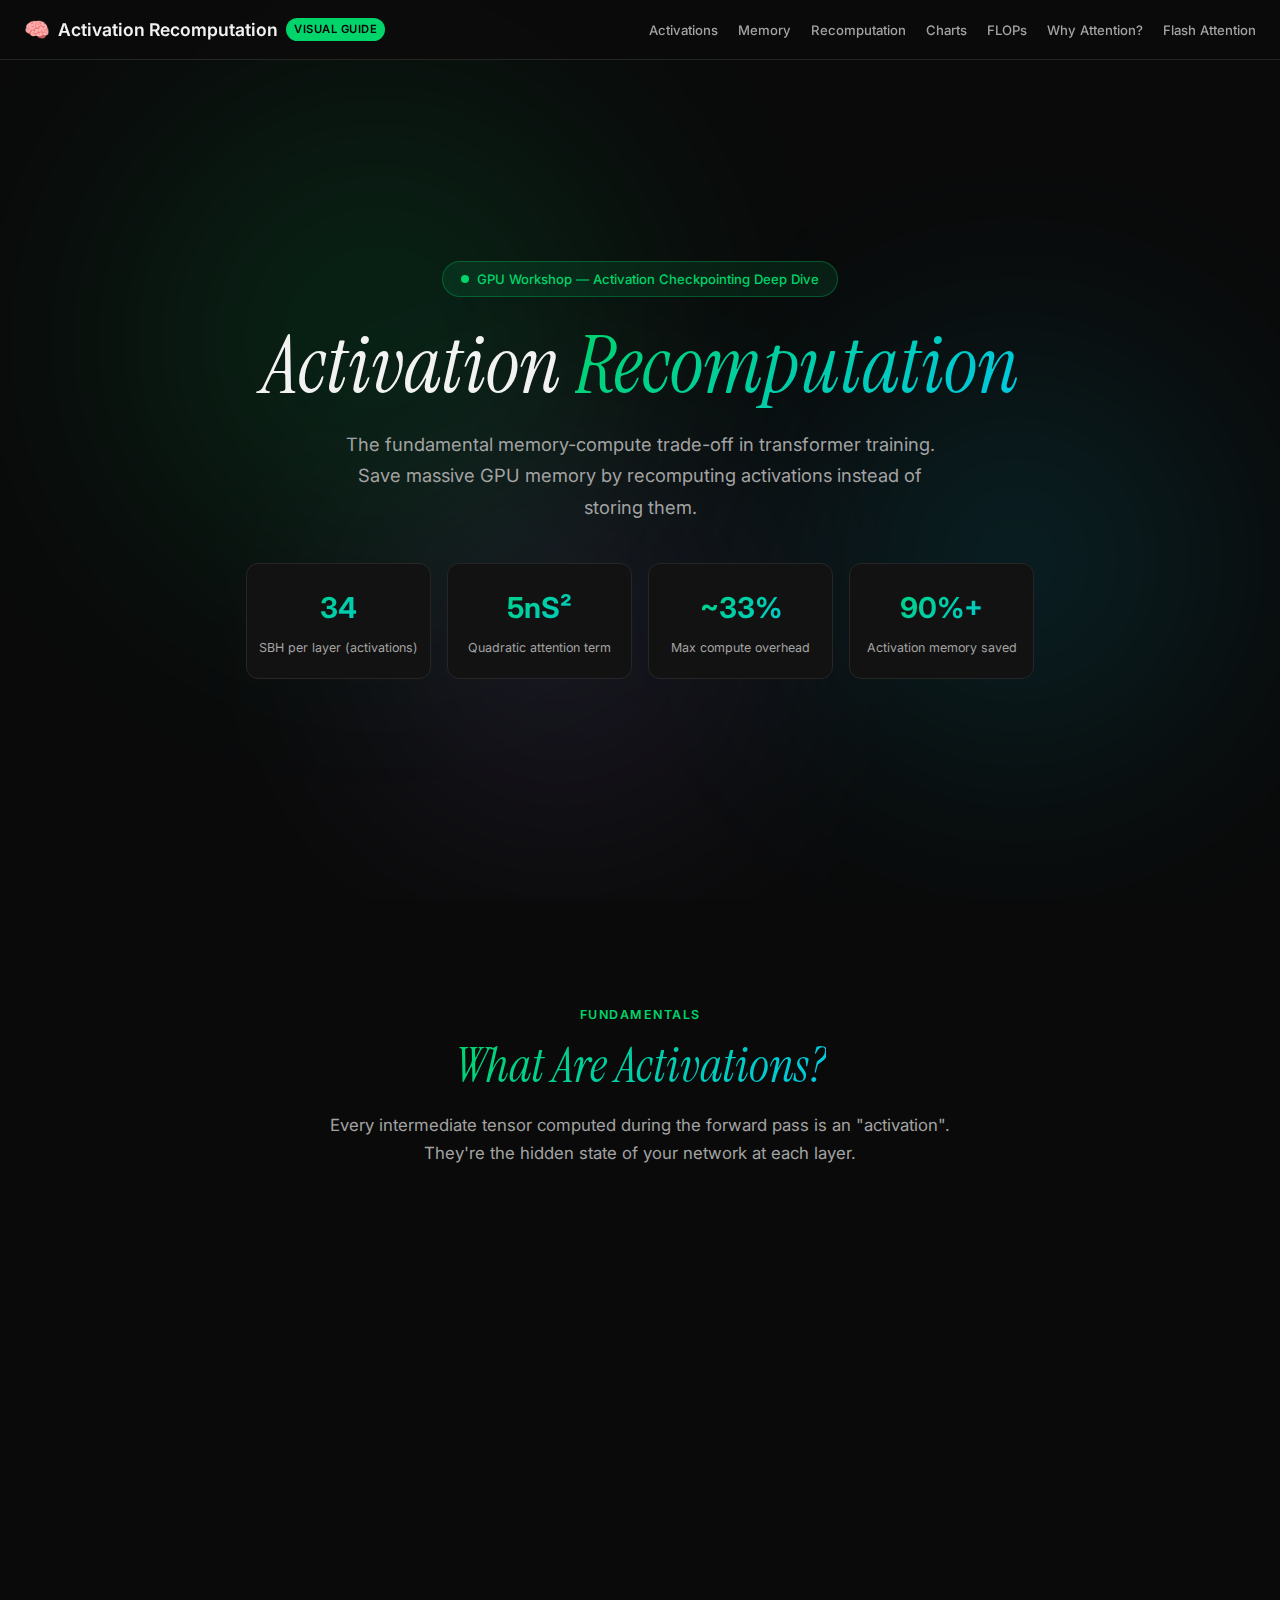
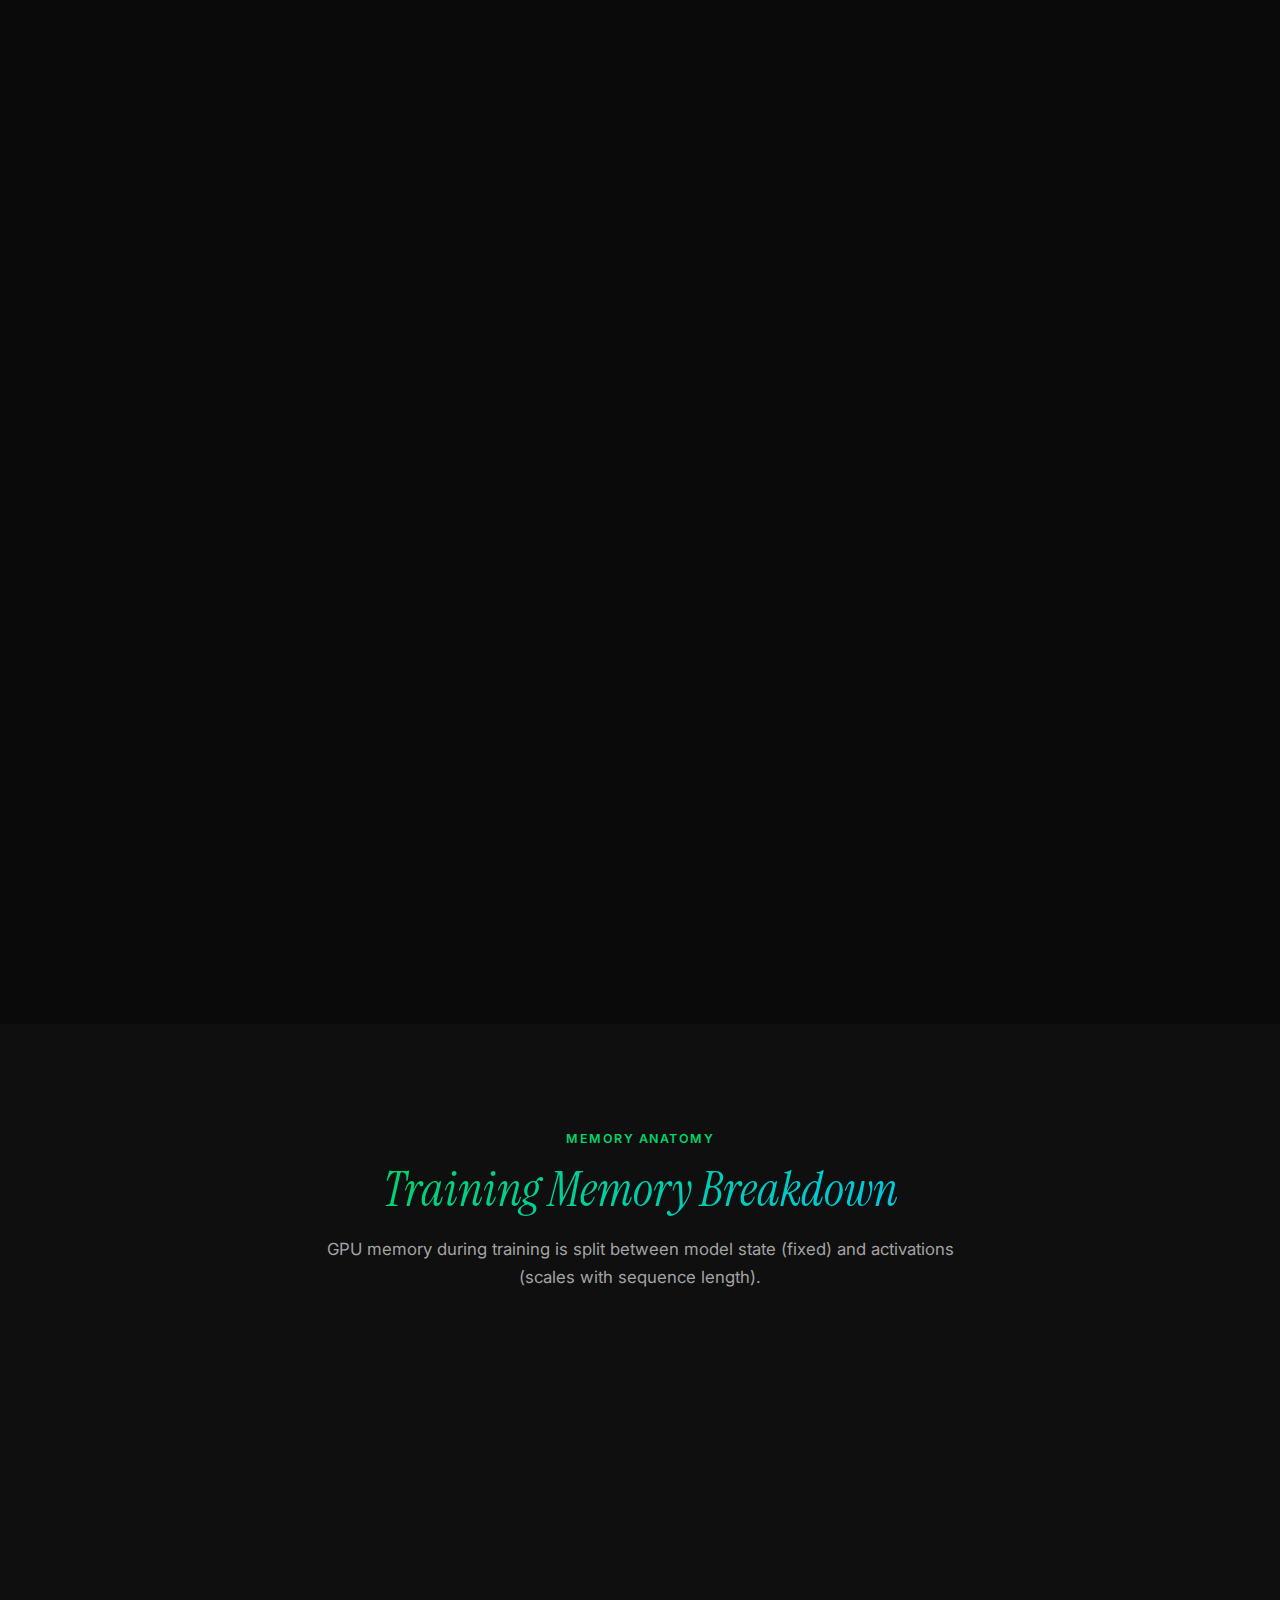
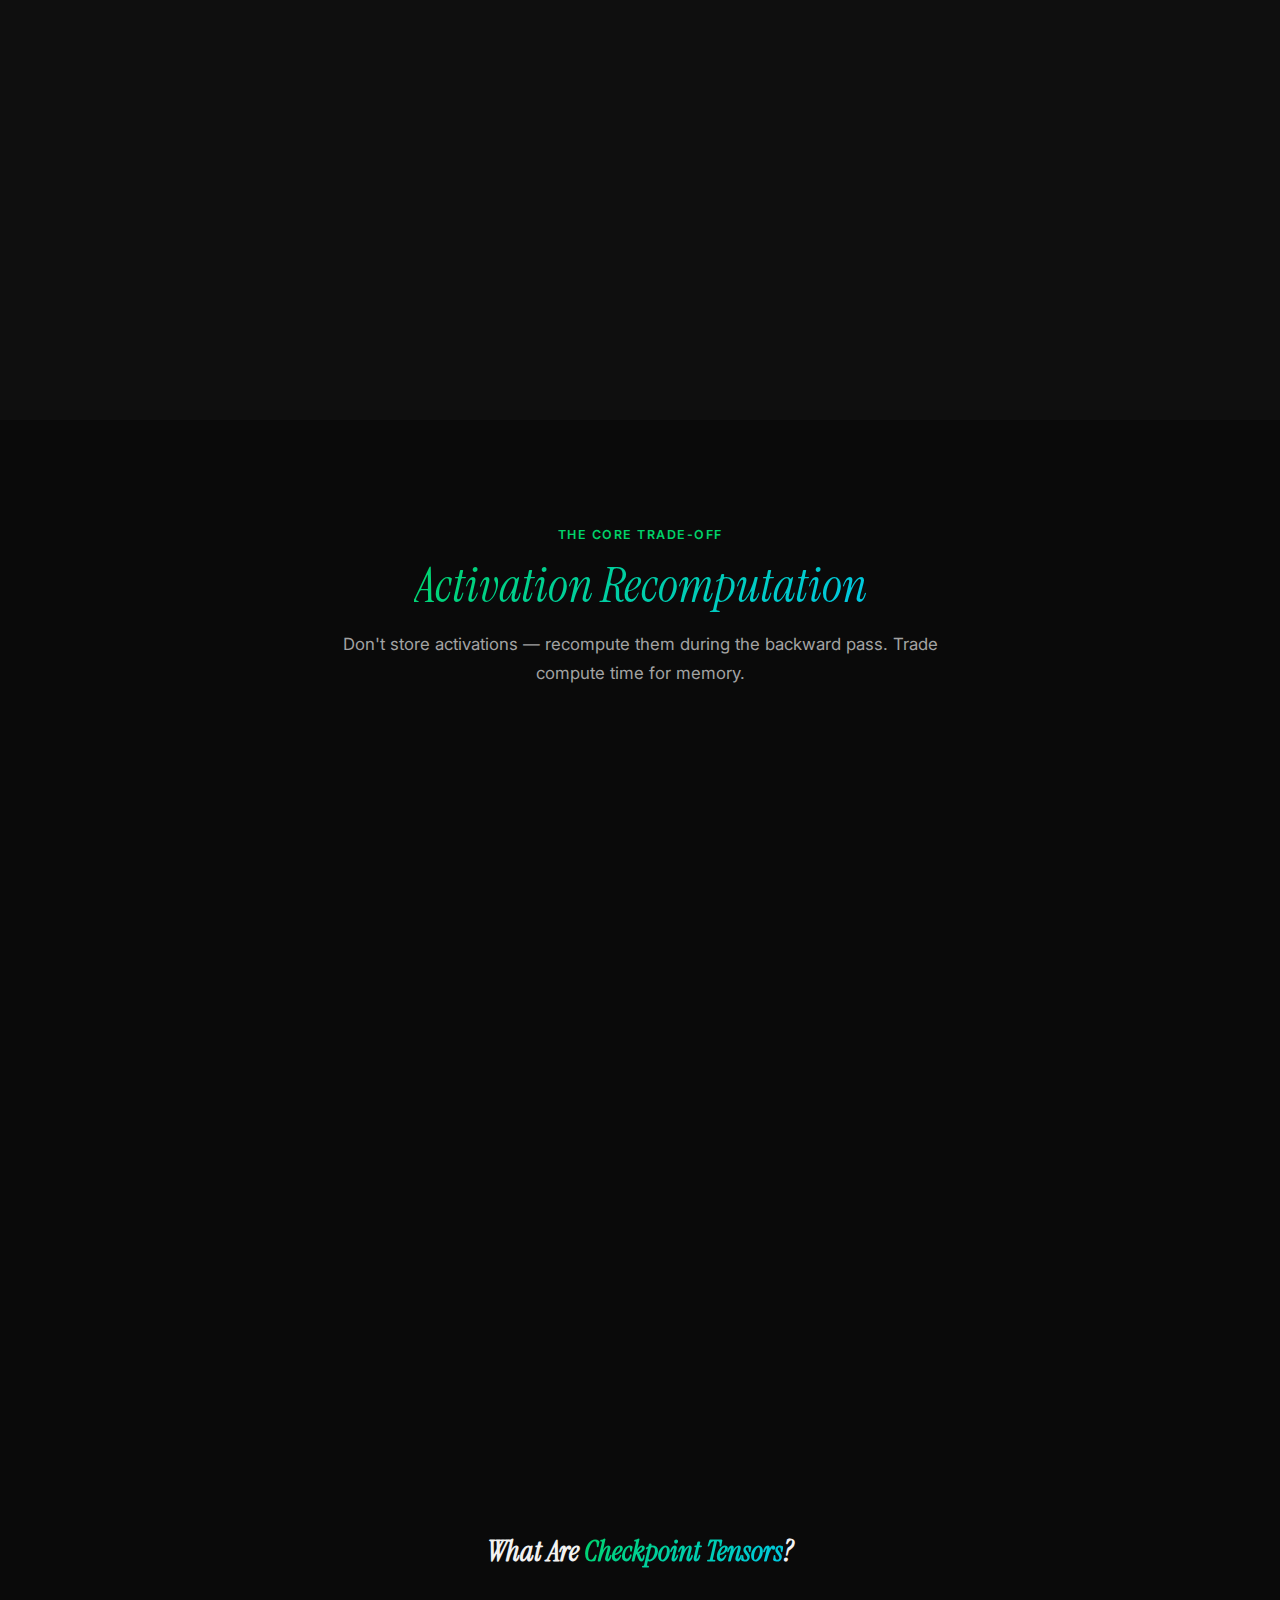
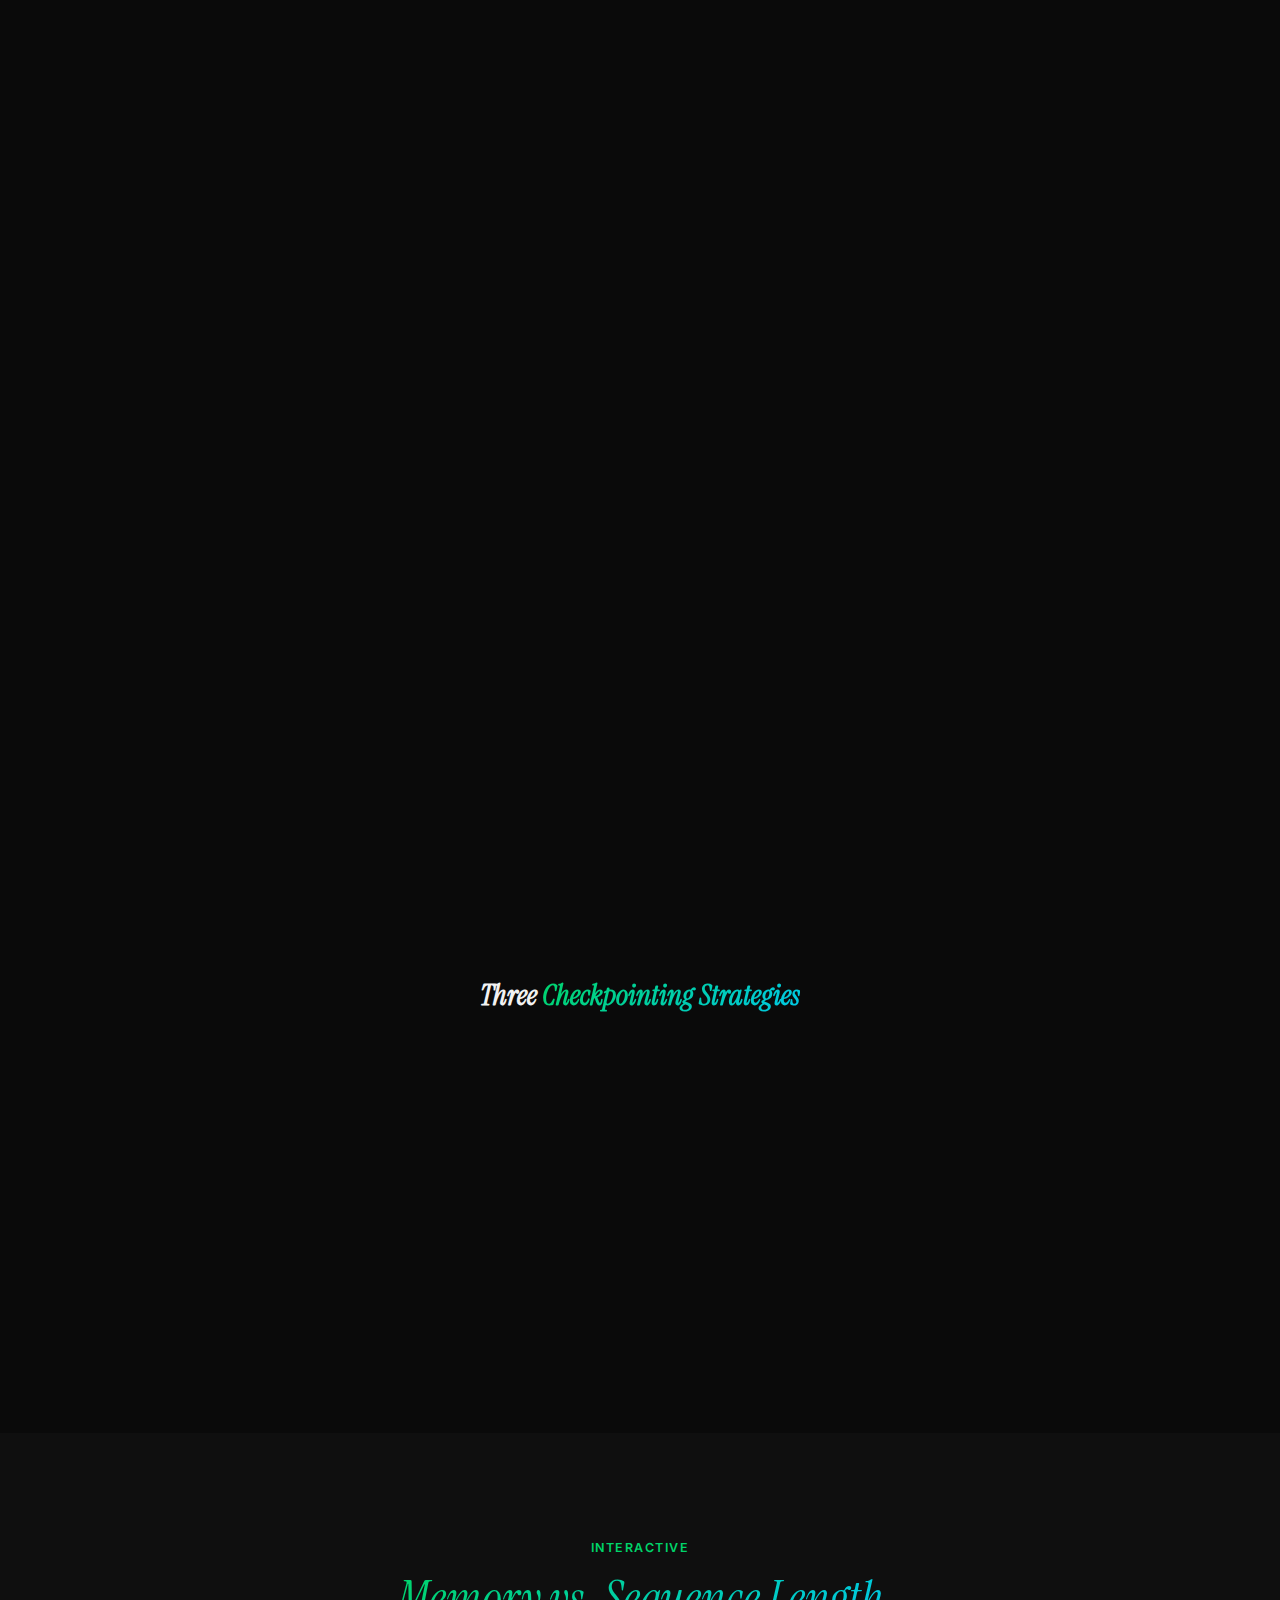
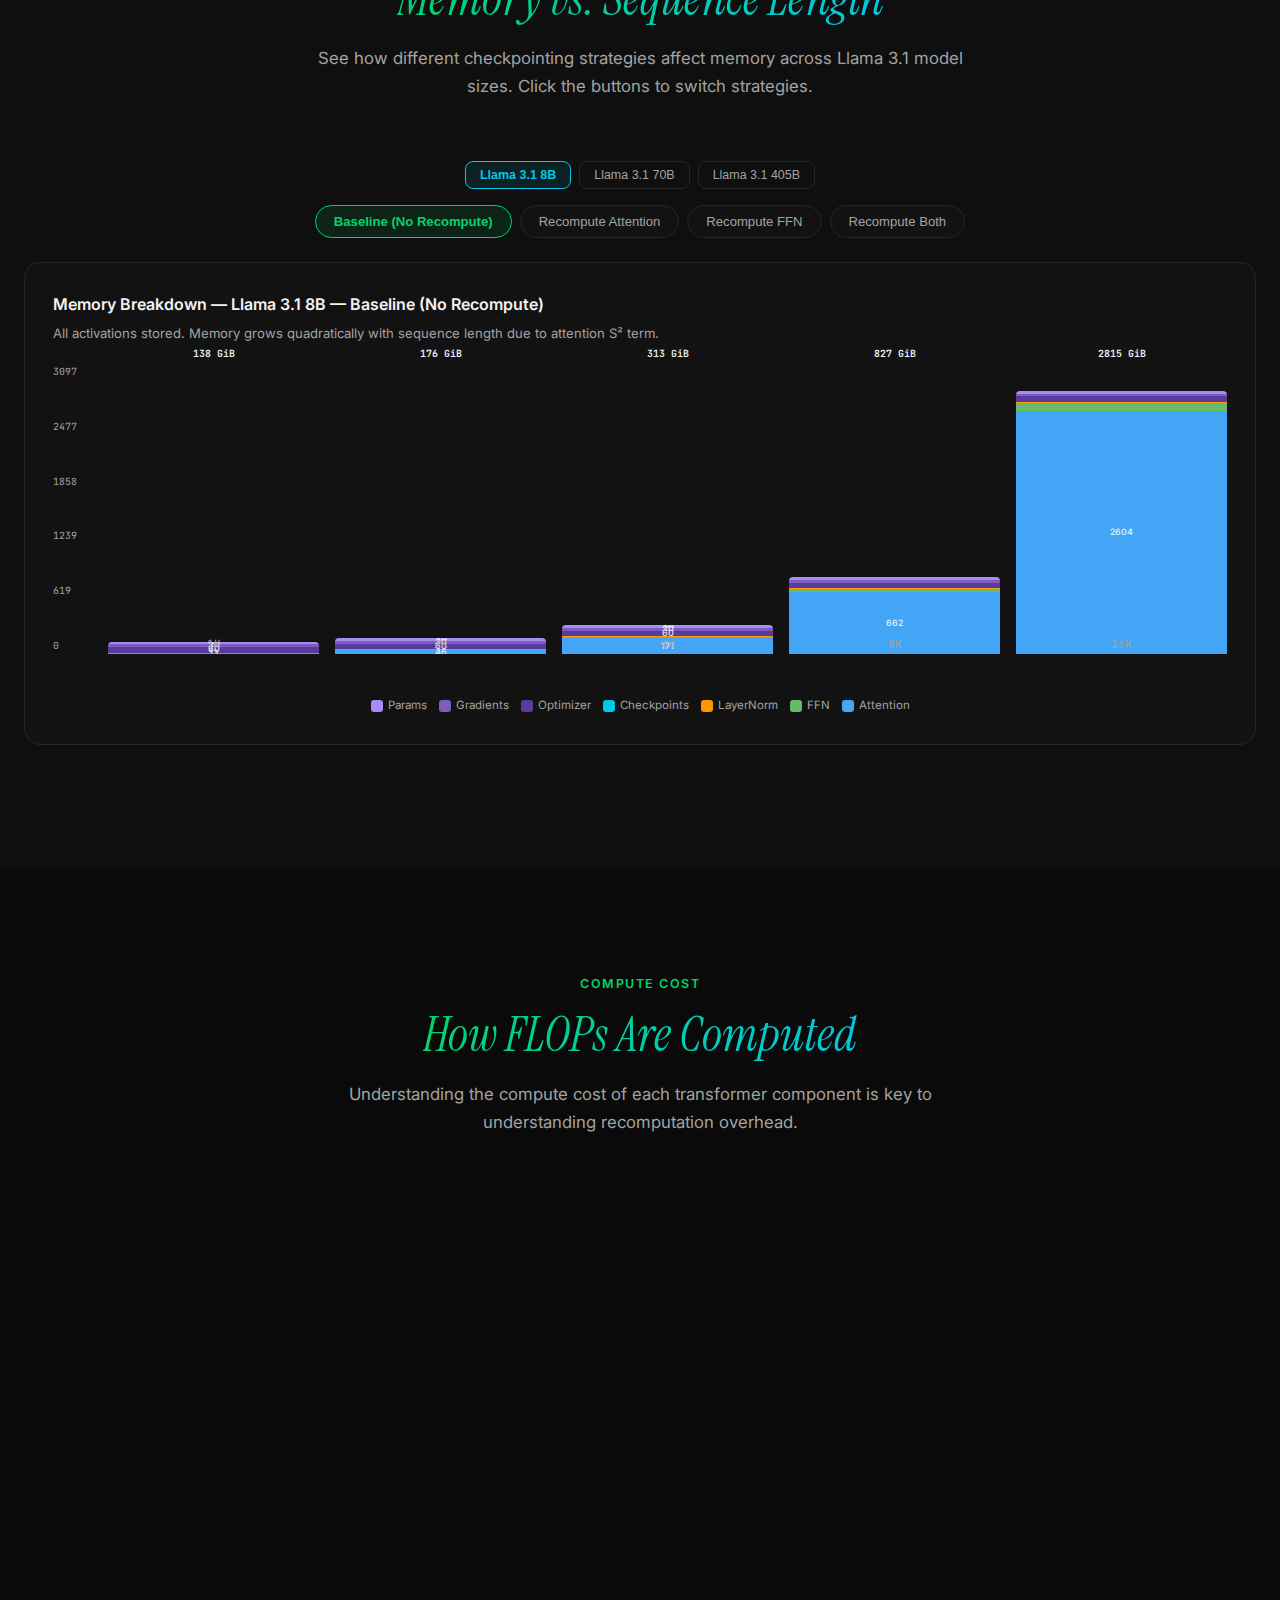
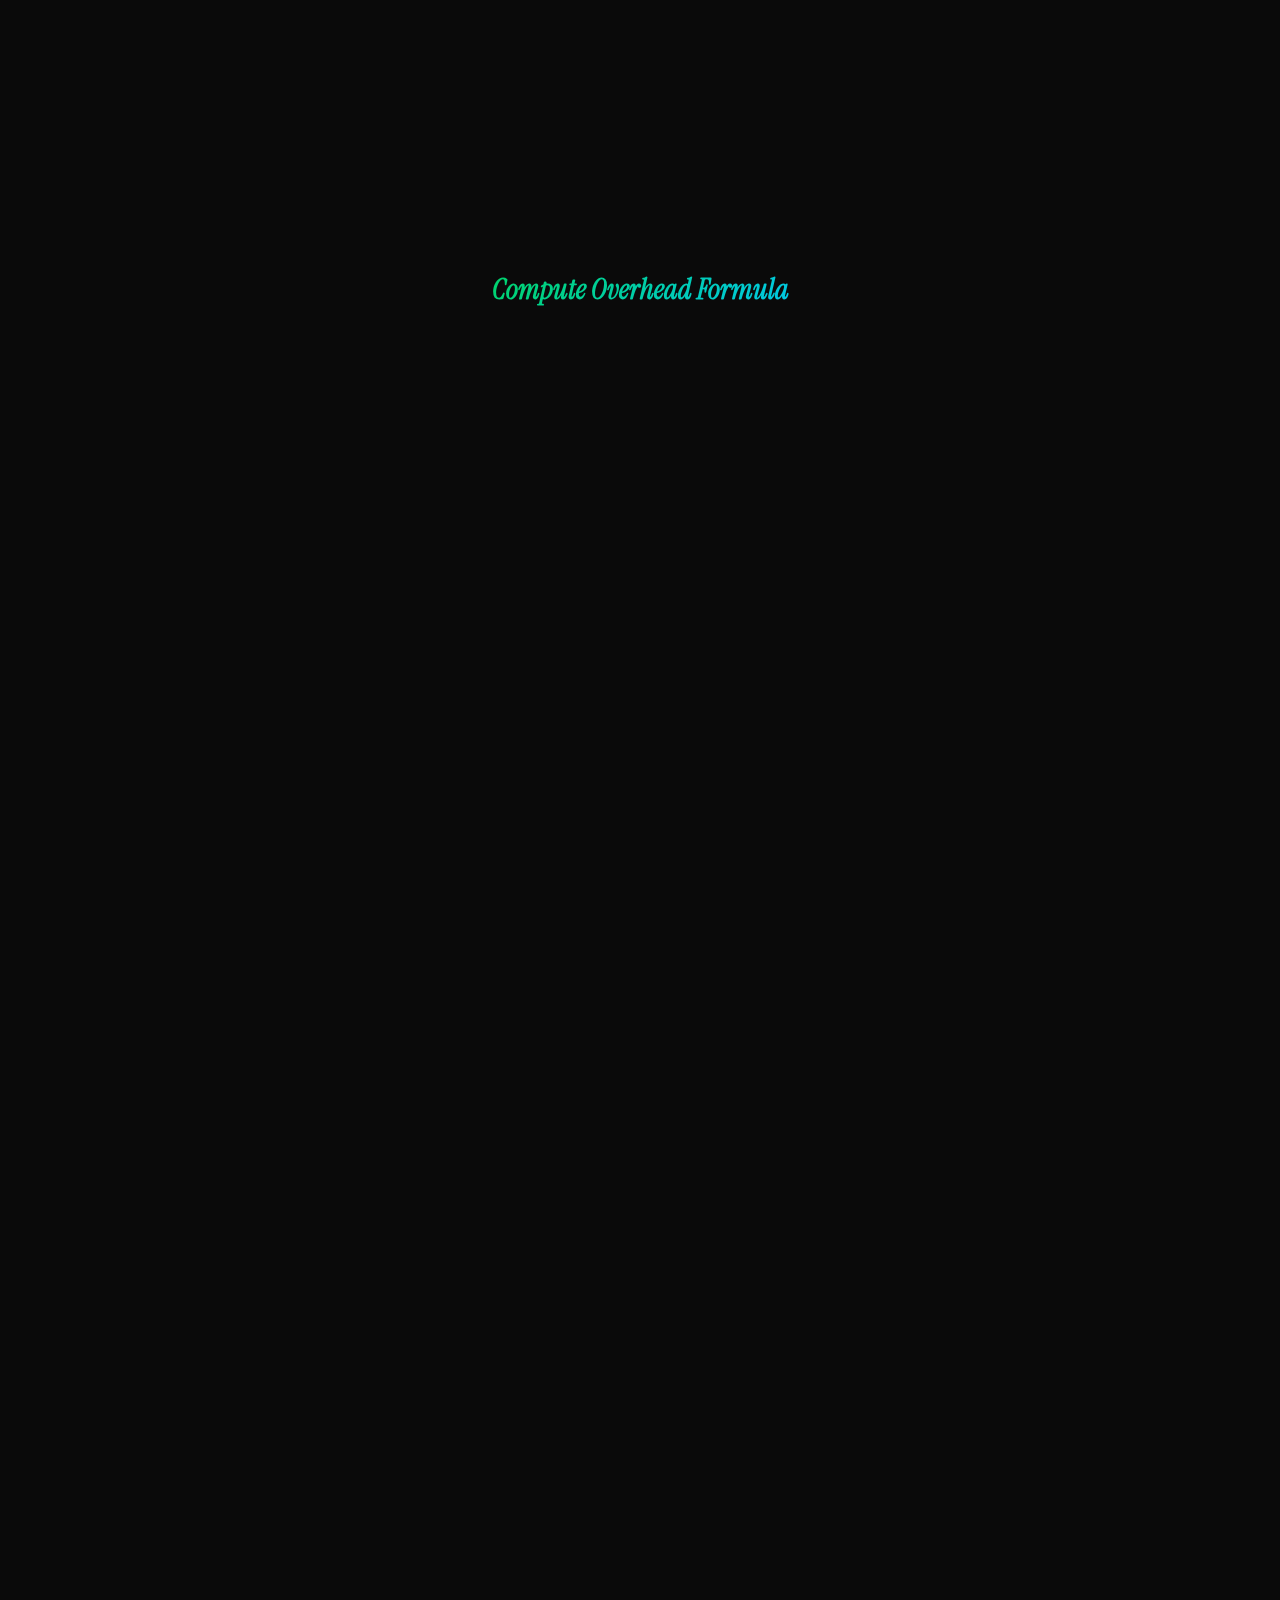
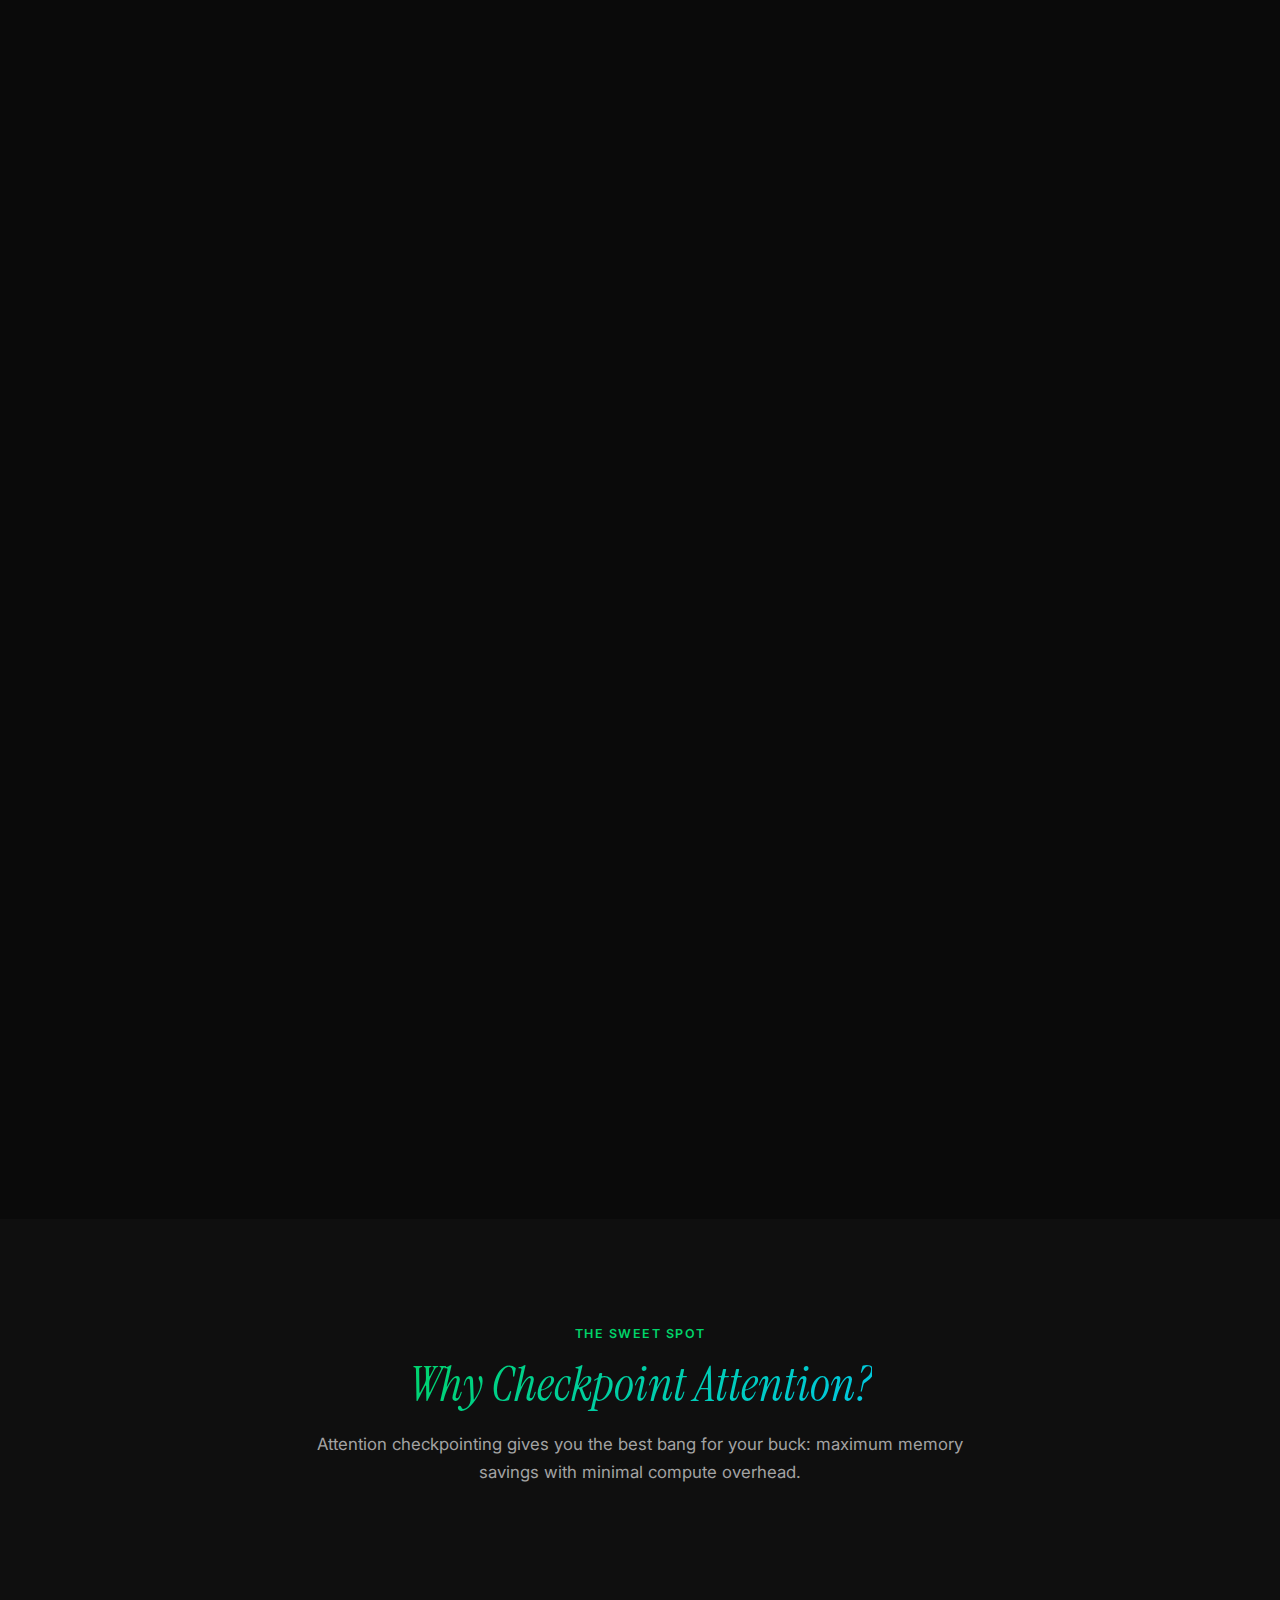
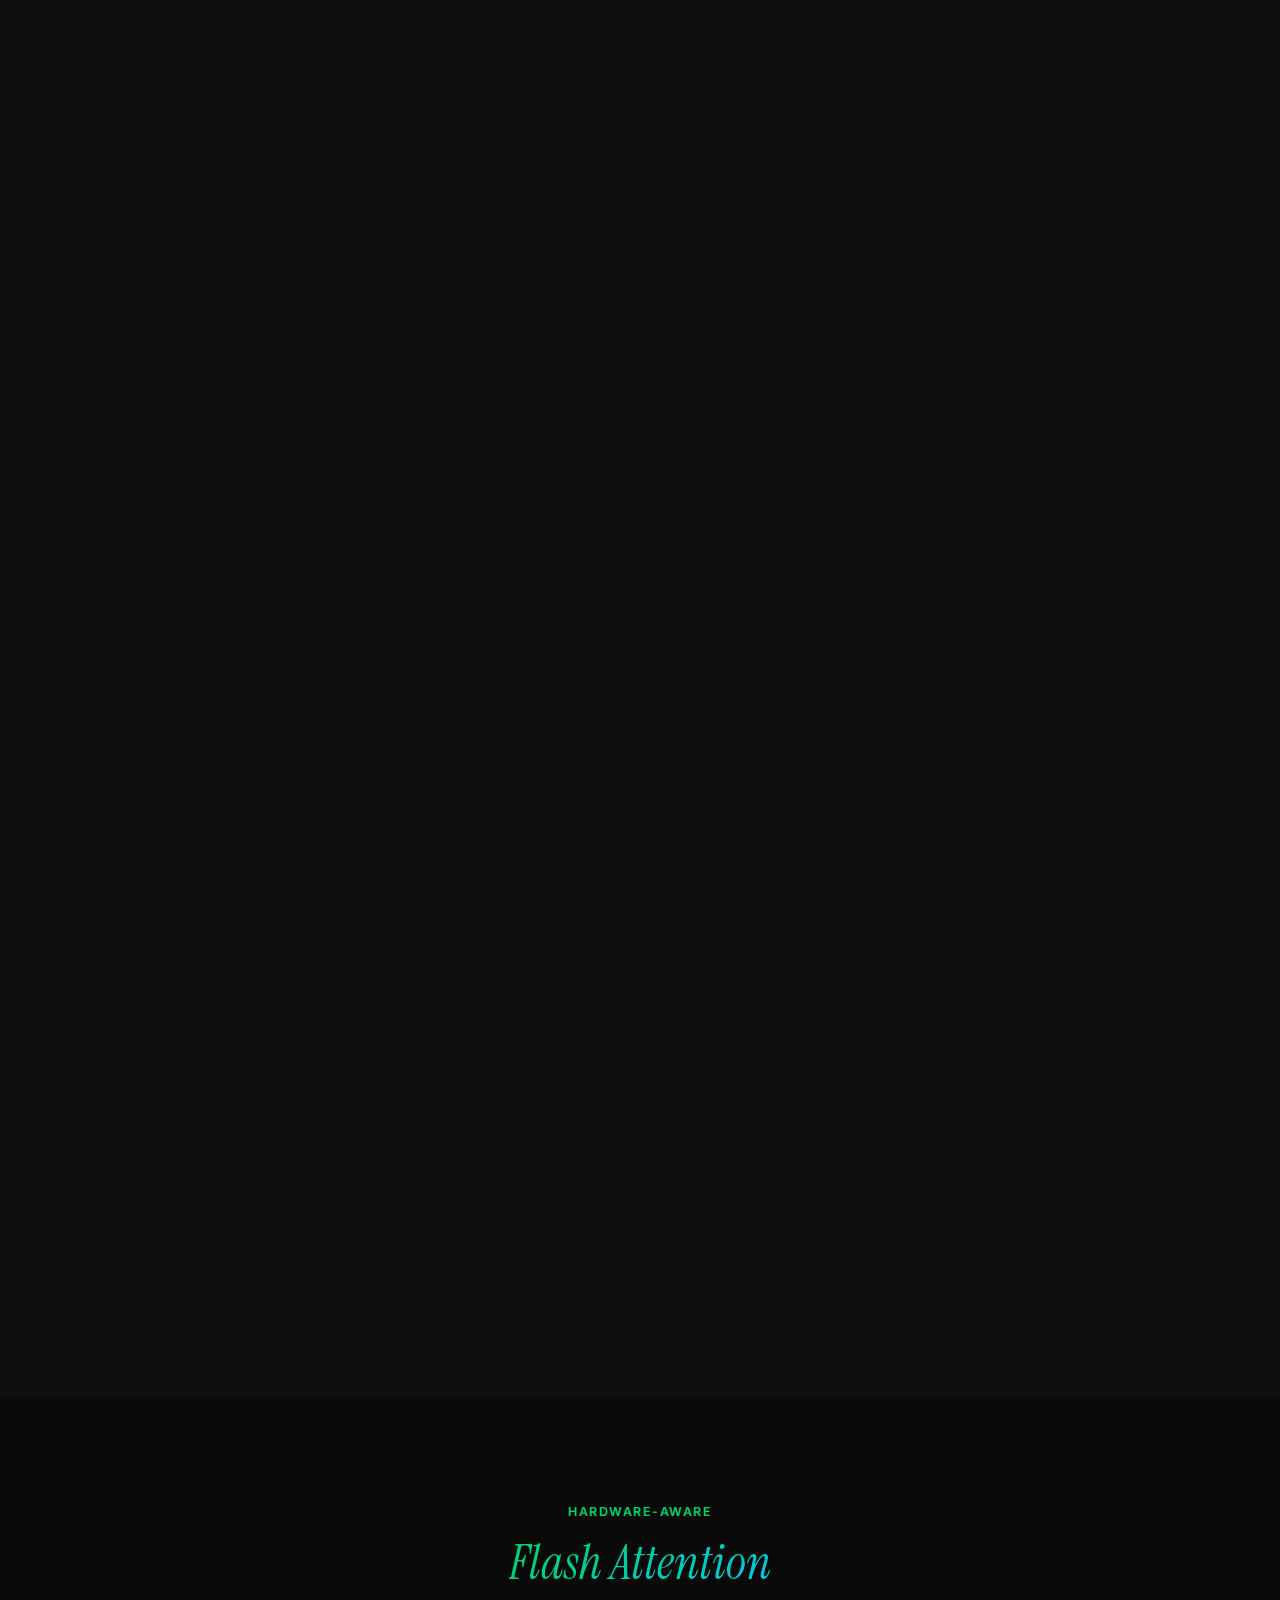
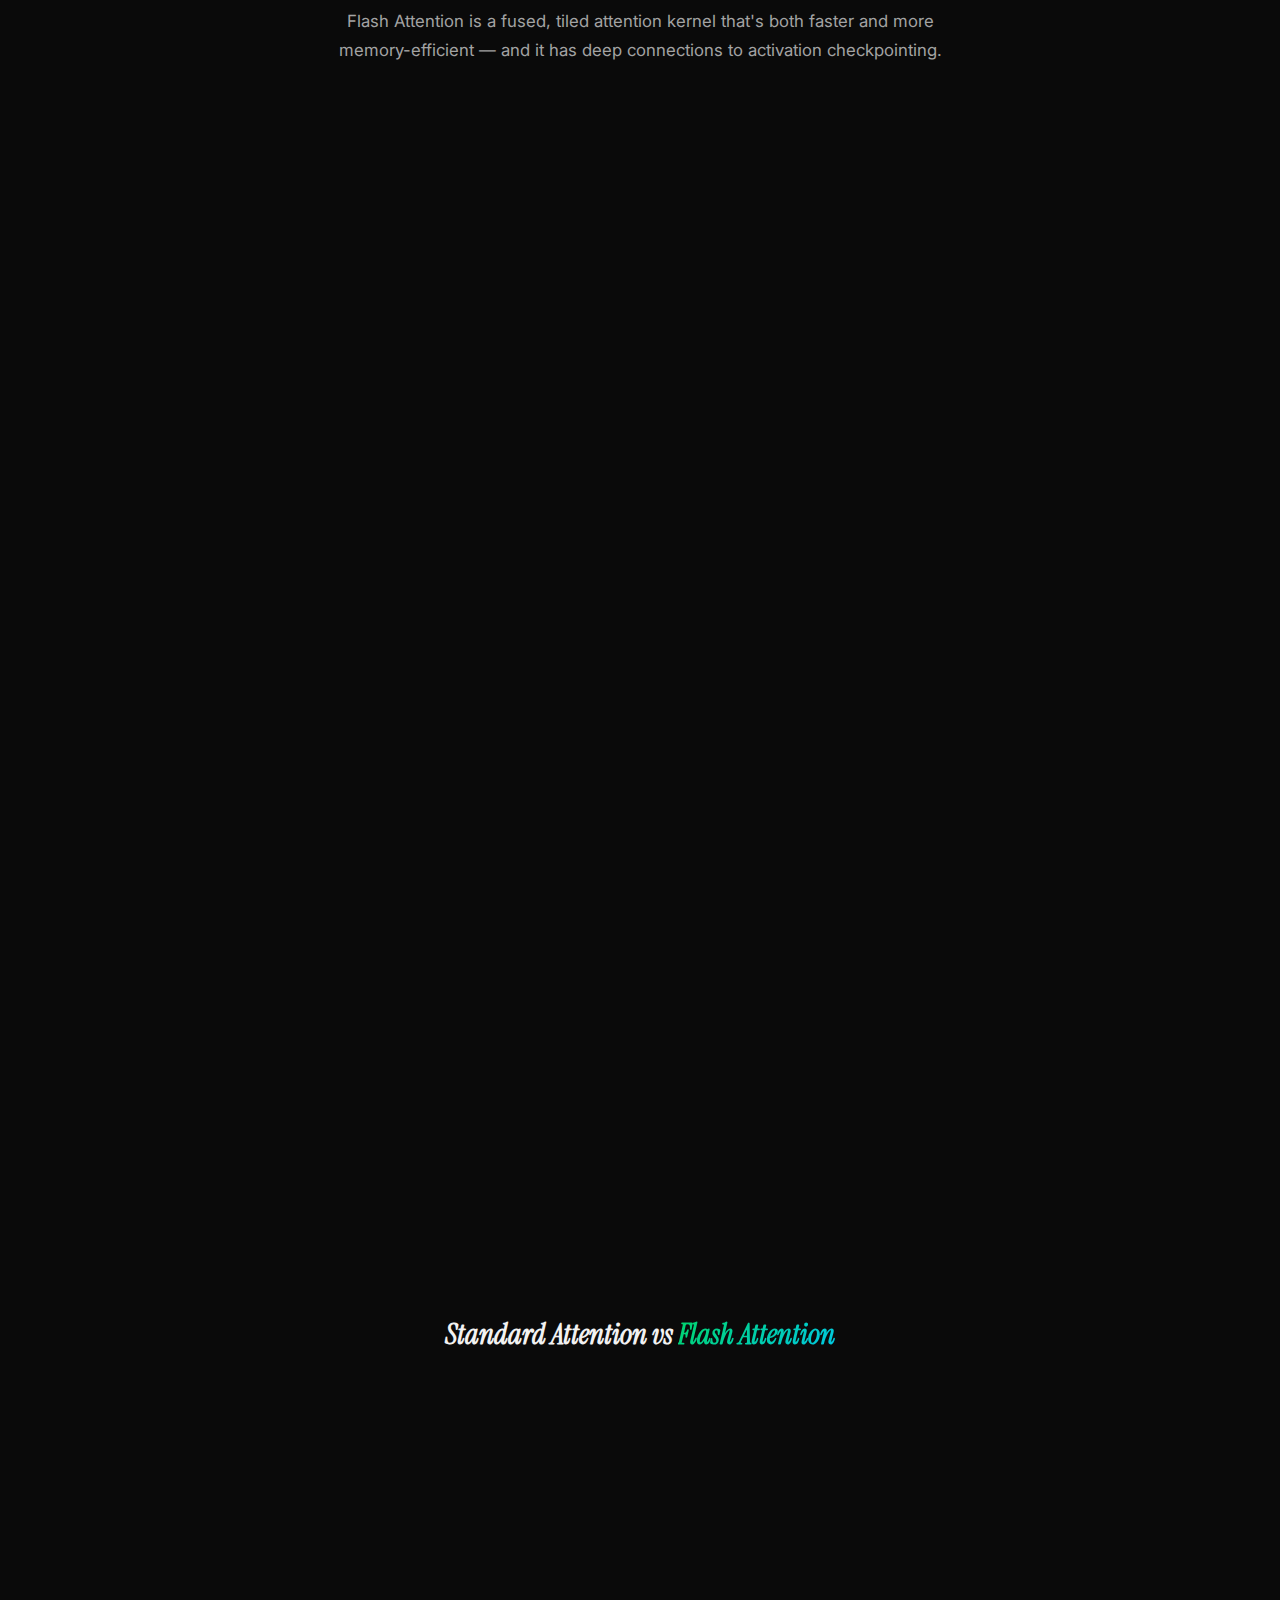
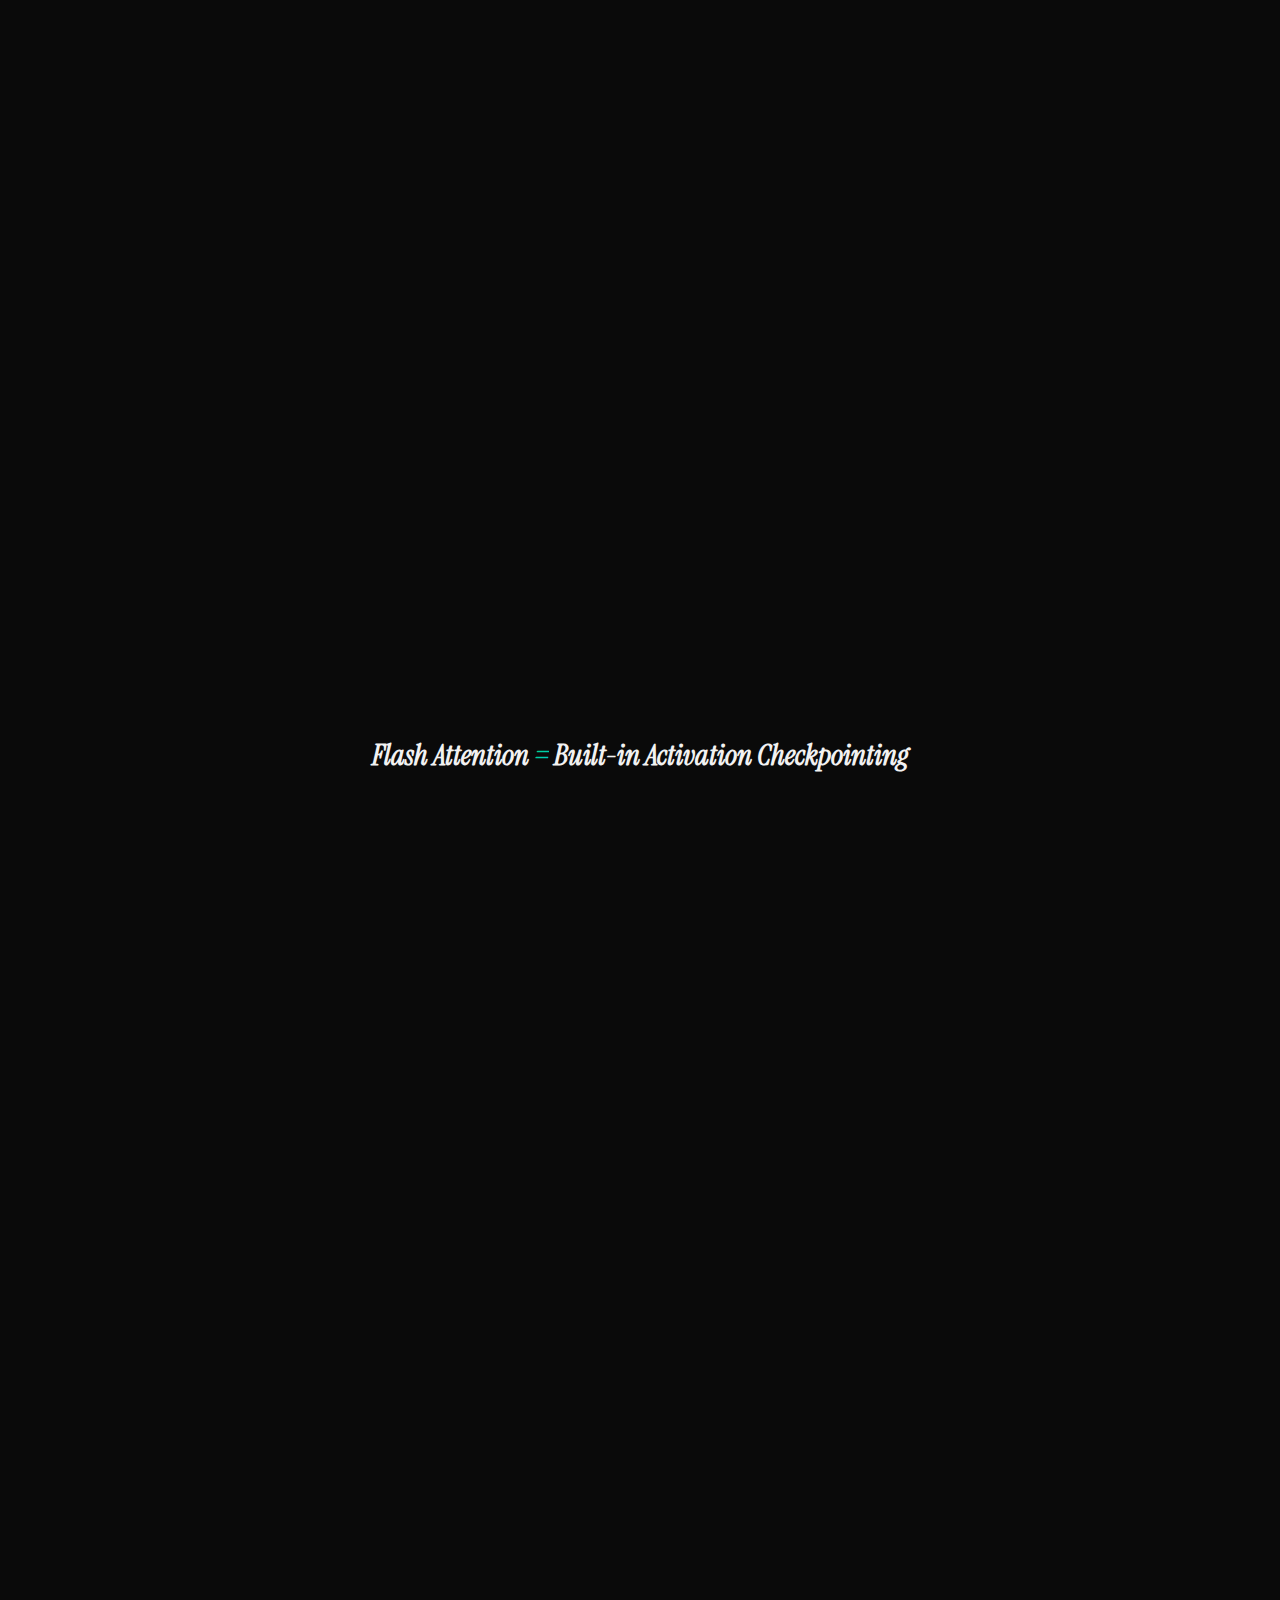
<file: activation-recomputation.html>
<!DOCTYPE html>
<html lang="en">
<head>
<meta charset="UTF-8">
<meta name="viewport" content="width=device-width, initial-scale=1.0">
<title>Activation Recomputation — Visual Deep Dive</title>
<link href="https://fonts.googleapis.com/css2?family=Inter:wght@300;400;500;600;700&family=JetBrains+Mono:wght@400;500;600&family=Instrument+Serif:ital@0;1&display=swap" rel="stylesheet">
<style>
/* ========================================
   CSS Variables — same design system
   ======================================== */
:root {
  --bg: #0a0a0a;
  --bg-card: #121212;
  --bg-card-hover: #1a1a1a;
  --bg-section-alt: #0f0f0f;
  --fg: #f2f2f2;
  --fg-muted: #a3a3a3;
  --border: #262626;
  --border-light: #333;
  --primary: #00d46a;
  --primary-dim: #00a854;
  --secondary: #00c8e6;
  --accent: #a78bfa;
  --red: #FF7043;
  --orange: #FF9800;
  --yellow: #FFCA28;
  --blue: #42A5F5;
  --green: #66BB6A;
  --pink: #F06292;
  --font-sans: 'Inter', system-ui, -apple-system, sans-serif;
  --font-mono: 'JetBrains Mono', 'Fira Code', monospace;
  --font-serif: 'Instrument Serif', Georgia, serif;
  --max-w: 1280px;
  --glow-opacity: 0.15;
}

*, *::before, *::after { box-sizing: border-box; margin: 0; padding: 0; }
html { scroll-behavior: smooth; font-size: 16px; }
body {
  background: var(--bg);
  color: var(--fg);
  font-family: var(--font-sans);
  line-height: 1.7;
  -webkit-font-smoothing: antialiased;
  overflow-x: hidden;
}
a { color: var(--primary); text-decoration: none; }
a:hover { text-decoration: underline; }
code, pre { font-family: var(--font-mono); }
.container { max-width: var(--max-w); margin: 0 auto; padding: 0 24px; }

.gradient-text {
  background: linear-gradient(135deg, var(--primary) 0%, var(--secondary) 100%);
  -webkit-background-clip: text;
  -webkit-text-fill-color: transparent;
  background-clip: text;
}

/* ========================================
   NAVBAR
   ======================================== */
.navbar {
  position: fixed; top: 0; left: 0; right: 0; z-index: 100;
  background: rgba(10,10,10,0.85);
  backdrop-filter: blur(16px);
  -webkit-backdrop-filter: blur(16px);
  border-bottom: 1px solid var(--border);
}
.nav-inner {
  max-width: var(--max-w); margin: 0 auto; padding: 12px 24px;
  display: flex; align-items: center; justify-content: space-between;
}
.nav-brand { display: flex; align-items: center; gap: 8px; font-weight: 600; font-size: 1.1rem; }
.brand-icon { font-size: 1.3rem; }
.brand-tag {
  font-size: 0.7rem; background: var(--primary); color: #000;
  padding: 2px 8px; border-radius: 9999px; font-weight: 600;
  text-transform: uppercase; letter-spacing: 0.5px;
}
.nav-links { display: flex; gap: 20px; flex-wrap: wrap; }
.nav-links a { color: var(--fg-muted); font-size: 0.82rem; font-weight: 500; transition: color 0.2s; }
.nav-links a:hover { color: var(--primary); text-decoration: none; }

/* ========================================
   HERO
   ======================================== */
.hero {
  position: relative; min-height: 100vh; display: flex;
  align-items: center; justify-content: center; text-align: center;
  padding: 120px 24px 80px; overflow: hidden;
}
.hero-bg-orbs { position: absolute; inset: 0; pointer-events: none; }
.orb { position: absolute; border-radius: 50%; filter: blur(120px); opacity: 0.12; }
.orb-green { width: 500px; height: 500px; background: var(--primary); top: 10%; left: 10%; animation: float-slow 20s ease-in-out infinite; }
.orb-cyan { width: 400px; height: 400px; background: var(--secondary); top: 40%; right: 5%; animation: float-slow 25s ease-in-out infinite reverse; }
.orb-purple { width: 350px; height: 350px; background: var(--accent); bottom: 10%; left: 30%; animation: float-slow 22s ease-in-out infinite; }
@keyframes float-slow {
  0%, 100% { transform: translate(0, 0); }
  25% { transform: translate(30px, -20px); }
  50% { transform: translate(-20px, 30px); }
  75% { transform: translate(20px, 20px); }
}
.hero-content { position: relative; z-index: 1; max-width: 800px; }
.hero-badge {
  display: inline-flex; align-items: center; gap: 8px;
  background: rgba(0,212,106,0.1); border: 1px solid rgba(0,212,106,0.3);
  border-radius: 9999px; padding: 6px 18px; font-size: 0.82rem;
  font-weight: 500; color: var(--primary); margin-bottom: 24px;
}
.pulse-dot { width: 8px; height: 8px; background: var(--primary); border-radius: 50%; animation: pulse 2s ease-in-out infinite; }
@keyframes pulse { 0%, 100% { opacity: 1; transform: scale(1); } 50% { opacity: 0.5; transform: scale(1.4); } }
.hero h1 { font-family: var(--font-serif); font-style: italic; font-size: clamp(2.5rem, 7vw, 5rem); font-weight: 400; line-height: 1.1; margin-bottom: 20px; }
.hero-subtitle { font-size: 1.15rem; color: var(--fg-muted); line-height: 1.7; max-width: 600px; margin: 0 auto 40px; }
.hero-cards { display: grid; grid-template-columns: repeat(4, 1fr); gap: 16px; }
.hero-stat-card {
  background: var(--bg-card); border: 1px solid var(--border); border-radius: 12px;
  padding: 20px 12px; transition: border-color 0.3s, transform 0.2s;
}
.hero-stat-card:hover { border-color: rgba(0,212,106,0.3); transform: translateY(-2px); }
.stat-number {
  font-size: 1.8rem; font-weight: 700;
  background: linear-gradient(135deg, var(--primary), var(--secondary));
  -webkit-background-clip: text; -webkit-text-fill-color: transparent; background-clip: text;
}
.stat-label { font-size: 0.78rem; color: var(--fg-muted); margin-top: 4px; }

/* ========================================
   SECTIONS
   ======================================== */
.section { padding: 100px 0; position: relative; }
.section-dark { background: var(--bg-section-alt); }
.section-heading { text-align: center; margin-bottom: 60px; }
.section-label {
  display: inline-block; font-size: 0.78rem; font-weight: 600;
  text-transform: uppercase; letter-spacing: 1.5px; color: var(--primary); margin-bottom: 12px;
}
.section-heading h2 {
  font-family: var(--font-serif); font-style: italic;
  font-size: clamp(2rem, 4vw, 3rem); font-weight: 400; line-height: 1.2; margin-bottom: 16px;
}
.section-subtitle { color: var(--fg-muted); font-size: 1.05rem; max-width: 650px; margin: 0 auto; }

/* ========================================
   CARDS
   ======================================== */
.card {
  background: var(--bg-card); border: 1px solid var(--border); border-radius: 16px;
  padding: 28px 24px; transition: border-color 0.3s, transform 0.2s;
}
.card:hover { border-color: rgba(0,212,106,0.3); transform: translateY(-3px); }
.card h3 { font-size: 1.15rem; font-weight: 600; margin-bottom: 8px; }
.card p, .card li { font-size: 0.88rem; color: var(--fg-muted); line-height: 1.6; }
.card code {
  background: rgba(0,0,0,0.3); padding: 2px 6px; border-radius: 4px;
  font-size: 0.82rem; color: var(--secondary);
}

/* ========================================
   GRIDS
   ======================================== */
.grid-2 { display: grid; grid-template-columns: 1fr 1fr; gap: 24px; }
.grid-3 { display: grid; grid-template-columns: repeat(3, 1fr); gap: 20px; }
.grid-4 { display: grid; grid-template-columns: repeat(4, 1fr); gap: 16px; }
@media (max-width: 900px) { .grid-2, .grid-3, .grid-4 { grid-template-columns: 1fr; } }

/* ========================================
   TRANSFORMER DIAGRAM
   ======================================== */
.transformer-visual {
  max-width: 700px; margin: 0 auto; padding: 32px 0;
}
.tf-layer {
  display: flex; flex-direction: column; align-items: center; gap: 4px; margin-bottom: 6px;
}
.tf-block {
  width: 100%; max-width: 480px; padding: 14px 20px; border-radius: 10px;
  text-align: center; font-size: 0.88rem; font-weight: 600; border: 1px solid;
  transition: transform 0.2s, box-shadow 0.2s; cursor: default; position: relative;
}
.tf-block:hover { transform: scale(1.02); }
.tf-block small { display: block; font-size: 0.72rem; font-weight: 400; margin-top: 2px; opacity: 0.8; }
.tf-arrow { color: var(--fg-muted); font-size: 1rem; }
.tf-input {
  background: rgba(167,139,250,0.08); border-color: rgba(167,139,250,0.3); color: var(--accent);
}
.tf-ln {
  background: rgba(255,152,0,0.08); border-color: rgba(255,152,0,0.3); color: var(--orange);
}
.tf-attn {
  background: rgba(66,165,245,0.08); border-color: rgba(66,165,245,0.3); color: var(--blue);
}
.tf-ffn {
  background: rgba(0,212,106,0.08); border-color: rgba(0,212,106,0.3); color: var(--primary);
}
.tf-output {
  background: rgba(240,98,146,0.08); border-color: rgba(240,98,146,0.3); color: var(--pink);
}
.tf-residual {
  position: absolute; right: -50px; top: 50%; transform: translateY(-50%);
  font-size: 0.65rem; color: var(--fg-muted); font-weight: 500;
}
.tf-brace {
  position: absolute; left: -40px; top: -10px; bottom: -10px;
  display: flex; align-items: center;
}
.repeat-badge {
  background: rgba(0,200,230,0.1); border: 1px solid rgba(0,200,230,0.3);
  color: var(--secondary); font-size: 0.72rem; font-weight: 600;
  padding: 4px 12px; border-radius: 9999px; margin: 8px 0;
}

/* ========================================
   MEMORY BAR VISUALIZATION
   ======================================== */
.mem-bar-container {
  margin: 24px 0; padding: 20px 24px;
  background: rgba(0,0,0,0.25); border-radius: 14px; border: 1px solid var(--border);
}
.mem-bar-label { font-size: 0.82rem; font-weight: 600; margin-bottom: 12px; }
.mem-bar-label code { color: var(--secondary); font-size: 0.78rem; }
.mem-bar-row {
  display: flex; border-radius: 8px; overflow: hidden; height: 44px; position: relative;
}
.mem-seg {
  display: flex; align-items: center; justify-content: center;
  font-size: 0.68rem; font-weight: 600; color: #fff; transition: flex 0.5s ease;
  white-space: nowrap; overflow: hidden; min-width: 0;
}
.mem-seg.params { background: #a78bfa; }
.mem-seg.grads { background: #7c5cbf; }
.mem-seg.optim { background: #5b3a9e; }
.mem-seg.attn-act { background: #42A5F5; }
.mem-seg.ffn-act { background: #66BB6A; }
.mem-seg.ln-act { background: #FF9800; }
.mem-seg.ckpt-act { background: #00c8e6; }
.mem-legend {
  display: flex; flex-wrap: wrap; gap: 12px; margin-top: 12px; justify-content: center;
}
.mem-legend-item { display: flex; align-items: center; gap: 5px; font-size: 0.72rem; color: var(--fg-muted); }
.mem-swatch { width: 12px; height: 12px; border-radius: 3px; }

/* ========================================
   INTERACTIVE STACKED CHART
   ======================================== */
.chart-container {
  background: var(--bg-card); border: 1px solid var(--border); border-radius: 16px;
  padding: 28px; margin: 24px 0;
}
.chart-container h4 { font-size: 1rem; font-weight: 600; margin-bottom: 4px; }
.chart-container .chart-subtitle { font-size: 0.82rem; color: var(--fg-muted); margin-bottom: 20px; }
.chart-area {
  display: flex; align-items: flex-end; gap: 16px; height: 320px; padding: 0 0 30px;
  position: relative;
}
.chart-y-axis {
  position: absolute; left: 0; top: 0; bottom: 30px;
  display: flex; flex-direction: column; justify-content: space-between;
  font-size: 0.62rem; color: var(--fg-muted); font-family: var(--font-mono); width: 50px;
}
.chart-bar-group {
  flex: 1; display: flex; flex-direction: column; justify-content: flex-end;
  height: 100%; position: relative; cursor: pointer;
}
.chart-bar-group:hover .chart-bar-stack { filter: brightness(1.15); }
.chart-bar-stack {
  display: flex; flex-direction: column; justify-content: flex-end; border-radius: 4px 4px 0 0;
  overflow: hidden; transition: filter 0.2s;
}
.chart-bar-seg {
  width: 100%; transition: height 0.5s ease; display: flex; align-items: center;
  justify-content: center; font-size: 0.55rem; font-weight: 600; color: rgba(255,255,255,0.8);
}
.chart-bar-seg.params { background: #a78bfa; }
.chart-bar-seg.grads { background: #7c5cbf; }
.chart-bar-seg.optim { background: #5b3a9e; }
.chart-bar-seg.attn { background: #42A5F5; }
.chart-bar-seg.ffn { background: #66BB6A; }
.chart-bar-seg.ln { background: #FF9800; }
.chart-bar-seg.ckpt { background: #00c8e6; }
.chart-x-label {
  position: absolute; bottom: 0; left: 50%; transform: translateX(-50%);
  font-size: 0.7rem; color: var(--fg-muted); font-family: var(--font-mono); white-space: nowrap;
}
.chart-total-label {
  position: absolute; top: -18px; left: 50%; transform: translateX(-50%);
  font-size: 0.62rem; color: var(--fg); font-family: var(--font-mono); font-weight: 600;
  white-space: nowrap;
}
.chart-legend {
  display: flex; flex-wrap: wrap; gap: 12px; justify-content: center; padding: 12px 0 0;
}
.legend-item { display: flex; align-items: center; gap: 5px; font-size: 0.72rem; color: var(--fg-muted); }
.lg-swatch { width: 12px; height: 12px; border-radius: 3px; display: inline-block; }

/* Strategy selector */
.strategy-selector {
  display: flex; flex-wrap: wrap; gap: 8px; margin-bottom: 20px; justify-content: center;
}
.strategy-btn {
  padding: 8px 18px; border-radius: 9999px; font-size: 0.82rem; font-weight: 500;
  border: 1px solid var(--border); background: var(--bg-card); color: var(--fg-muted);
  cursor: pointer; transition: all 0.2s;
}
.strategy-btn:hover { border-color: rgba(0,212,106,0.3); color: var(--fg); }
.strategy-btn.active {
  background: rgba(0,212,106,0.1); border-color: var(--primary); color: var(--primary); font-weight: 600;
}

/* Model tabs */
.model-tabs {
  display: flex; gap: 8px; margin-bottom: 16px; justify-content: center;
}
.model-tab {
  padding: 6px 14px; border-radius: 8px; font-size: 0.78rem; font-weight: 500;
  border: 1px solid var(--border); background: transparent; color: var(--fg-muted);
  cursor: pointer; transition: all 0.2s;
}
.model-tab:hover { border-color: rgba(0,200,230,0.3); color: var(--fg); }
.model-tab.active {
  background: rgba(0,200,230,0.1); border-color: var(--secondary); color: var(--secondary); font-weight: 600;
}

/* ========================================
   COMPUTE OVERHEAD CHART
   ======================================== */
.overhead-chart-area {
  position: relative; height: 280px; padding: 20px 50px 30px 60px;
  background: rgba(0,0,0,0.2); border-radius: 10px; margin-bottom: 16px;
}
.overhead-chart-area svg { width: 100%; height: 100%; }

/* ========================================
   CALLOUTS
   ======================================== */
.callout {
  border-radius: 10px; padding: 16px 20px; font-size: 0.85rem; line-height: 1.6; margin: 16px 0;
}
.callout-info { background: rgba(66,165,245,0.08); border: 1px solid rgba(66,165,245,0.2); color: var(--fg-muted); }
.callout-green { background: rgba(0,212,106,0.08); border: 1px solid rgba(0,212,106,0.2); color: var(--fg-muted); }
.callout-warn { background: rgba(255,112,67,0.08); border: 1px solid rgba(255,112,67,0.2); color: var(--fg-muted); }
.callout-purple { background: rgba(167,139,250,0.08); border: 1px solid rgba(167,139,250,0.2); color: var(--fg-muted); }
.callout strong { color: var(--fg); }
.callout code { background: rgba(0,0,0,0.3); padding: 2px 6px; border-radius: 4px; font-size: 0.78rem; color: var(--secondary); }

/* ========================================
   EQUATION BOX
   ======================================== */
.equation-box {
  background: rgba(0,0,0,0.3); border: 1px solid var(--border); border-radius: 10px;
  padding: 18px 24px; margin: 16px 0; text-align: center;
  font-family: var(--font-mono); font-size: 0.92rem; color: var(--secondary);
  line-height: 2;
}
.equation-box .eq-label {
  display: block; font-family: var(--font-sans); font-size: 0.72rem;
  color: var(--fg-muted); text-transform: uppercase; letter-spacing: 1px;
  margin-bottom: 8px; font-weight: 600;
}
.equation-box .eq-highlight { color: var(--primary); font-weight: 600; }

/* ========================================
   PIPELINE VISUAL (FORWARD/BACKWARD)
   ======================================== */
.pipeline-visual {
  display: flex; flex-direction: column; gap: 8px;
  background: rgba(0,0,0,0.2); border-radius: 12px; padding: 20px; margin: 16px 0;
}
.pipe-row { display: flex; align-items: center; gap: 4px; }
.pipe-label { width: 80px; font-size: 0.72rem; font-weight: 600; color: var(--fg-muted); text-align: right; padding-right: 8px; }
.pipe-block {
  padding: 8px 12px; border-radius: 6px; font-size: 0.72rem; font-weight: 600;
  text-align: center; min-width: 60px; color: #fff;
}
.pipe-fwd { background: #1565C0; }
.pipe-bwd { background: #42A5F5; }
.pipe-recompute { background: #FF9800; border: 2px dashed #FFCA28; }
.pipe-discard { background: rgba(255,112,67,0.15); color: var(--red); border: 1px dashed rgba(255,112,67,0.4); }

/* ========================================
   COMPARISON TABLE
   ======================================== */
.comp-table-wrap {
  overflow-x: auto; border-radius: 12px; border: 1px solid var(--border); margin: 20px 0;
}
.comp-table {
  width: 100%; border-collapse: collapse; font-size: 0.85rem;
}
.comp-table thead { background: #1a1a2e; }
.comp-table th {
  padding: 14px 16px; text-align: left; font-size: 0.75rem; font-weight: 600;
  text-transform: uppercase; letter-spacing: 0.5px; color: var(--fg-muted);
  border-bottom: 1px solid var(--border);
}
.comp-table td {
  padding: 12px 16px; border-bottom: 1px solid rgba(38,38,38,0.5);
  color: var(--fg-muted); font-size: 0.82rem;
}
.comp-table td code {
  background: rgba(0,0,0,0.3); padding: 2px 6px; border-radius: 4px;
  font-size: 0.78rem; color: var(--secondary);
}
.val-good { color: var(--primary) !important; font-weight: 600; }
.val-great { color: var(--secondary) !important; font-weight: 600; }
.val-bad { color: var(--red) !important; font-weight: 600; }
.val-ok { color: var(--orange) !important; font-weight: 600; }

/* ========================================
   FLASH ATTENTION VISUAL
   ======================================== */
.flash-visual {
  display: flex; flex-direction: column; gap: 12px;
  background: rgba(0,0,0,0.2); border-radius: 12px; padding: 24px; margin: 16px 0;
}
.flash-row { display: flex; align-items: center; gap: 12px; flex-wrap: wrap; }
.flash-block {
  padding: 10px 16px; border-radius: 8px; font-size: 0.78rem; font-weight: 600;
  text-align: center; border: 1px solid; min-width: 80px;
}
.flash-q { background: rgba(66,165,245,0.1); border-color: rgba(66,165,245,0.3); color: var(--blue); }
.flash-k { background: rgba(0,212,106,0.1); border-color: rgba(0,212,106,0.3); color: var(--primary); }
.flash-v { background: rgba(167,139,250,0.1); border-color: rgba(167,139,250,0.3); color: var(--accent); }
.flash-sram { background: rgba(255,152,0,0.1); border-color: rgba(255,152,0,0.3); color: var(--orange); }
.flash-hbm { background: rgba(255,112,67,0.1); border-color: rgba(255,112,67,0.3); color: var(--red); }
.flash-arrow { font-size: 1.2rem; color: var(--fg-muted); }
.flash-label { font-size: 0.72rem; color: var(--fg-muted); font-weight: 500; min-width: 60px; }
.tile-grid {
  display: grid; grid-template-columns: repeat(4, 1fr); gap: 4px; max-width: 200px;
}
.tile {
  width: 100%; aspect-ratio: 1; border-radius: 4px; display: flex;
  align-items: center; justify-content: center; font-size: 0.6rem; font-weight: 600;
}

/* ========================================
   FOOTER
   ======================================== */
.footer {
  border-top: 1px solid var(--border); padding: 40px 0; text-align: center;
}
.footer-inner { display: flex; flex-direction: column; align-items: center; gap: 10px; }
.footer-brand { font-size: 1.1rem; font-weight: 600; }
.footer p { font-size: 0.85rem; color: var(--fg-muted); }
.footer-muted { font-size: 0.78rem !important; color: rgba(163,163,163,0.5) !important; }

/* ========================================
   ANIMATIONS
   ======================================== */
.fade-in {
  opacity: 0; transform: translateY(20px);
  transition: opacity 0.6s ease, transform 0.6s ease;
}
.fade-in.visible { opacity: 1; transform: translateY(0); }

/* Stagger */
.stagger-1 { transition-delay: 0.1s; }
.stagger-2 { transition-delay: 0.2s; }
.stagger-3 { transition-delay: 0.3s; }
.stagger-4 { transition-delay: 0.4s; }

/* ========================================
   RESPONSIVE
   ======================================== */
@media (max-width: 768px) {
  .hero-cards { grid-template-columns: repeat(2, 1fr); }
  .nav-links { display: none; }
  .hero h1 { font-size: 2.2rem; }
  .section { padding: 60px 0; }
  .grid-2, .grid-3, .grid-4 { grid-template-columns: 1fr; }
  .chart-area { height: 240px; }
  .tf-residual { display: none; }
  .tf-brace { display: none; }
}

::selection { background: rgba(0,212,106,0.3); color: #fff; }

/* Tooltips */
.tooltip-container { position: relative; }
.tooltip {
  position: absolute; bottom: calc(100% + 8px); left: 50%; transform: translateX(-50%);
  background: #1a1a1a; border: 1px solid var(--border); border-radius: 8px;
  padding: 8px 12px; font-size: 0.72rem; color: var(--fg-muted);
  white-space: nowrap; pointer-events: none; opacity: 0;
  transition: opacity 0.2s; z-index: 50;
}
.tooltip-container:hover .tooltip { opacity: 1; }

/* Number highlights */
.num-green { color: var(--primary); font-weight: 700; font-family: var(--font-mono); }
.num-blue { color: var(--blue); font-weight: 700; font-family: var(--font-mono); }
.num-orange { color: var(--orange); font-weight: 700; font-family: var(--font-mono); }
.num-red { color: var(--red); font-weight: 700; font-family: var(--font-mono); }

/* Tradeoff visual */
.tradeoff-scale {
  display: flex; align-items: center; gap: 12px; justify-content: center; margin: 20px 0;
}
.tradeoff-side {
  text-align: center; padding: 16px 24px; border-radius: 12px; flex: 1; max-width: 200px;
}
.tradeoff-side.memory { background: rgba(66,165,245,0.08); border: 1px solid rgba(66,165,245,0.2); }
.tradeoff-side.compute { background: rgba(255,152,0,0.08); border: 1px solid rgba(255,152,0,0.2); }
.tradeoff-icon { font-size: 2rem; margin-bottom: 6px; }
.tradeoff-label { font-size: 0.82rem; font-weight: 600; }
.tradeoff-arrow { font-size: 2rem; color: var(--fg-muted); }

/* Insights grid */
.insights-grid {
  display: grid; grid-template-columns: repeat(auto-fit, minmax(280px, 1fr)); gap: 20px;
}
.insight-card {
  background: var(--bg-card); border: 1px solid var(--border); border-radius: 14px;
  padding: 24px; transition: border-color 0.3s, transform 0.2s;
}
.insight-card:hover { border-color: rgba(0,212,106,0.3); transform: translateY(-2px); }
.insight-icon { font-size: 1.5rem; margin-bottom: 10px; }
.insight-card h4 { font-size: 0.95rem; font-weight: 600; margin-bottom: 8px; }
.insight-card p { font-size: 0.85rem; color: var(--fg-muted); line-height: 1.6; }

/* Takeaway cards */
.takeaway-card {
  background: var(--bg-card); border: 1px solid var(--border); border-radius: 14px;
  padding: 24px; position: relative; overflow: hidden;
}
.takeaway-card::before {
  content: ''; position: absolute; top: 0; left: 0; right: 0; height: 3px;
  background: linear-gradient(90deg, var(--primary), var(--secondary));
}
.takeaway-num {
  width: 28px; height: 28px; border-radius: 50%;
  background: rgba(0,212,106,0.12); color: var(--primary); font-weight: 700;
  font-size: 0.8rem; display: flex; align-items: center; justify-content: center; margin-bottom: 12px;
}
.takeaway-card h4 { font-size: 0.95rem; font-weight: 600; margin-bottom: 8px; }
.takeaway-card p { font-size: 0.85rem; color: var(--fg-muted); line-height: 1.6; }

/* Memory diff visual */
.mem-diff-row {
  display: flex; gap: 8px; align-items: center; margin: 8px 0;
}
.mem-diff-bar {
  height: 28px; border-radius: 6px; display: flex; align-items: center;
  padding: 0 10px; font-size: 0.72rem; font-weight: 600; color: #fff;
  transition: width 0.5s ease;
}
.mem-diff-label {
  min-width: 100px; font-size: 0.78rem; color: var(--fg-muted); font-weight: 500;
}
.mem-diff-val {
  min-width: 60px; font-size: 0.78rem; color: var(--fg); font-weight: 600;
  font-family: var(--font-mono); text-align: right;
}
</style>
</head>
<body>

<!-- ============ NAVBAR ============ -->
<nav class="navbar">
  <div class="nav-inner">
    <div class="nav-brand">
      <span class="brand-icon">🧠</span>
      <span class="brand-text">Activation Recomputation</span>
      <span class="brand-tag">Visual Guide</span>
    </div>
    <div class="nav-links">
      <a href="#what-are-activations">Activations</a>
      <a href="#memory-breakdown">Memory</a>
      <a href="#recomputation">Recomputation</a>
      <a href="#interactive-charts">Charts</a>
      <a href="#flops">FLOPs</a>
      <a href="#why-attn">Why Attention?</a>
      <a href="#flash-attention">Flash Attention</a>
    </div>
  </div>
</nav>

<!-- ============ HERO ============ -->
<section class="hero" id="overview">
  <div class="hero-bg-orbs">
    <div class="orb orb-green"></div>
    <div class="orb orb-cyan"></div>
    <div class="orb orb-purple"></div>
  </div>
  <div class="hero-content">
    <div class="hero-badge">
      <span class="pulse-dot"></span>
      GPU Workshop — Activation Checkpointing Deep Dive
    </div>
    <h1>Activation <span class="gradient-text">Recomputation</span></h1>
    <p class="hero-subtitle">The fundamental memory-compute trade-off in transformer training. Save massive GPU memory by recomputing activations instead of storing them.</p>
    <div class="hero-cards">
      <div class="hero-stat-card">
        <div class="stat-number">34</div>
        <div class="stat-label">SBH per layer (activations)</div>
      </div>
      <div class="hero-stat-card">
        <div class="stat-number">5nS&sup2;</div>
        <div class="stat-label">Quadratic attention term</div>
      </div>
      <div class="hero-stat-card">
        <div class="stat-number">~33%</div>
        <div class="stat-label">Max compute overhead</div>
      </div>
      <div class="hero-stat-card">
        <div class="stat-number">90%+</div>
        <div class="stat-label">Activation memory saved</div>
      </div>
    </div>
  </div>
</section>

<!-- ============ WHAT ARE ACTIVATIONS ============ -->
<section class="section" id="what-are-activations">
  <div class="container">
    <div class="section-heading">
      <div class="section-label">Fundamentals</div>
      <h2><span class="gradient-text">What Are Activations?</span></h2>
      <p class="section-subtitle">Every intermediate tensor computed during the forward pass is an "activation". They're the hidden state of your network at each layer.</p>
    </div>

    <!-- Transformer diagram -->
    <div class="transformer-visual fade-in">
      <div class="tf-layer">
        <div class="tf-block tf-input">Input Embeddings<small>Shape: [S, B, H]</small></div>
        <div class="tf-arrow">&#8595;</div>
      </div>

      <div style="border: 1px dashed rgba(0,200,230,0.3); border-radius: 16px; padding: 20px; position: relative; margin: 0 auto; max-width: 540px; width: 100%;">
        <div style="position: absolute; top: -12px; left: 20px;">
          <span class="repeat-badge">Repeated L times</span>
        </div>

        <div class="tf-layer" style="margin-top: 8px;">
          <div class="tf-block tf-ln">LayerNorm 1<small>Stores: 4 * S*B*H elements</small></div>
          <div class="tf-arrow">&#8595;</div>
        </div>
        <div class="tf-layer">
          <div class="tf-block tf-attn" style="position: relative;">
            Multi-Head Attention
            <small>Stores: 11*S*B*H + 5*n_heads*S&sup2;*B elements</small>
            <span class="tf-residual" style="right: -90px;">+ Residual</span>
          </div>
          <div class="tf-arrow">&#8595;</div>
        </div>
        <div class="tf-layer">
          <div class="tf-block tf-ln">LayerNorm 2<small>Stores: (included above)</small></div>
          <div class="tf-arrow">&#8595;</div>
        </div>
        <div class="tf-layer">
          <div class="tf-block tf-ffn" style="position: relative;">
            Feed-Forward Network (FFN/MLP)
            <small>Stores: 19 * S*B*H elements</small>
            <span class="tf-residual" style="right: -90px;">+ Residual</span>
          </div>
        </div>
      </div>

      <div class="tf-layer" style="margin-top: 12px;">
        <div class="tf-arrow">&#8595;</div>
        <div class="tf-block tf-output">Output / Loss<small>Logits + Cross-Entropy</small></div>
      </div>
    </div>

    <!-- Activation breakdown cards -->
    <div class="grid-3 fade-in" style="margin-top: 40px;">
      <div class="card">
        <div style="font-size: 1.5rem; margin-bottom: 8px;">🔵</div>
        <h3>Attention Activations</h3>
        <p>The largest component at long sequences. Contains <code>11 * S*B*H</code> linear terms plus <code>5 * n_heads * S&sup2; * B</code> — the infamous quadratic scaling from attention scores and softmax outputs.</p>
        <div class="equation-box" style="margin-top: 12px; font-size: 0.78rem;">
          <span class="eq-label">Per Layer</span>
          11 &middot; SBH + 5 &middot; n<sub>heads</sub> &middot; S&sup2; &middot; B
        </div>
      </div>
      <div class="card">
        <div style="font-size: 1.5rem; margin-bottom: 8px;">🟢</div>
        <h3>FFN Activations</h3>
        <p>The feed-forward network stores intermediate results from its two large linear projections and the activation function (GeLU/SwiGLU). Scales linearly with sequence length.</p>
        <div class="equation-box" style="margin-top: 12px; font-size: 0.78rem;">
          <span class="eq-label">Per Layer</span>
          19 &middot; S &middot; B &middot; H
        </div>
      </div>
      <div class="card">
        <div style="font-size: 1.5rem; margin-bottom: 8px;">🟠</div>
        <h3>LayerNorm Activations</h3>
        <p>Small but always stored. LayerNorm needs to save input statistics (mean, variance) and the normalized output for the backward pass. Rarely worth recomputing.</p>
        <div class="equation-box" style="margin-top: 12px; font-size: 0.78rem;">
          <span class="eq-label">Per Layer</span>
          4 &middot; S &middot; B &middot; H
        </div>
      </div>
    </div>

    <div class="callout callout-info fade-in" style="margin-top: 32px;">
      <strong>Total activations per layer:</strong> <code>(11 + 19 + 4) * S*B*H + 5 * n_heads * S&sup2; * B = 34*S*B*H + 5*n_heads*S&sup2;*B</code>. For bf16 (2 bytes per element), multiply by 2 to get bytes. The S&sup2; term is what makes long-context training so memory-hungry.
    </div>
  </div>
</section>

<!-- ============ MEMORY BREAKDOWN ============ -->
<section class="section section-dark" id="memory-breakdown">
  <div class="container">
    <div class="section-heading">
      <div class="section-label">Memory Anatomy</div>
      <h2><span class="gradient-text">Training Memory Breakdown</span></h2>
      <p class="section-subtitle">GPU memory during training is split between model state (fixed) and activations (scales with sequence length).</p>
    </div>

    <!-- Memory formula -->
    <div class="equation-box fade-in">
      <span class="eq-label">Total GPU Memory</span>
      M<sub>total</sub> = <span class="eq-highlight">M<sub>params</sub></span> + <span class="eq-highlight">M<sub>gradients</sub></span> + <span class="eq-highlight">M<sub>optimizer</sub></span> + <span class="eq-highlight">M<sub>activations</sub></span>
    </div>

    <div class="grid-4 fade-in" style="margin-top: 24px;">
      <div class="card" style="border-top: 3px solid #a78bfa;">
        <h3 style="color: #a78bfa;">Parameters</h3>
        <p>4N bytes (fp32)</p>
        <p style="font-size: 0.78rem; margin-top: 8px;">Fixed cost. E.g., 8B model = 32 GB</p>
      </div>
      <div class="card" style="border-top: 3px solid #7c5cbf;">
        <h3 style="color: #7c5cbf;">Gradients</h3>
        <p>4N bytes (fp32)</p>
        <p style="font-size: 0.78rem; margin-top: 8px;">Same size as parameters</p>
      </div>
      <div class="card" style="border-top: 3px solid #5b3a9e;">
        <h3 style="color: #5b3a9e;">Optimizer</h3>
        <p>8N bytes (Adam m,v)</p>
        <p style="font-size: 0.78rem; margin-top: 8px;">Adam stores 2 states per param</p>
      </div>
      <div class="card" style="border-top: 3px solid var(--blue);">
        <h3 style="color: var(--blue);">Activations</h3>
        <p>Varies with S, B</p>
        <p style="font-size: 0.78rem; margin-top: 8px;">This is what we can recompute!</p>
      </div>
    </div>

    <!-- Visual memory bar for 8B model -->
    <div class="mem-bar-container fade-in" style="margin-top: 32px;">
      <div class="mem-bar-label">Llama 3.1 8B — Sequence length: <code id="mem-bar-seq-display">4096</code></div>
      <div style="margin-bottom: 12px;">
        <input type="range" min="0" max="4" value="2" id="mem-bar-seq-slider"
          style="width: 100%; accent-color: var(--primary); cursor: pointer;">
        <div style="display: flex; justify-content: space-between; font-size: 0.68rem; color: var(--fg-muted); font-family: var(--font-mono);">
          <span>1024</span><span>2048</span><span>4096</span><span>8192</span><span>16384</span>
        </div>
      </div>
      <div class="mem-bar-row" id="mem-bar-visual"></div>
      <div style="text-align: right; margin-top: 6px; font-size: 0.78rem; font-family: var(--font-mono);">
        Total: <span id="mem-bar-total" class="num-green">—</span> GiB
      </div>
      <div class="mem-legend">
        <div class="mem-legend-item"><div class="mem-swatch" style="background: #a78bfa;"></div> Params</div>
        <div class="mem-legend-item"><div class="mem-swatch" style="background: #7c5cbf;"></div> Gradients</div>
        <div class="mem-legend-item"><div class="mem-swatch" style="background: #5b3a9e;"></div> Optimizer</div>
        <div class="mem-legend-item"><div class="mem-swatch" style="background: #42A5F5;"></div> Attention</div>
        <div class="mem-legend-item"><div class="mem-swatch" style="background: #66BB6A;"></div> FFN</div>
        <div class="mem-legend-item"><div class="mem-swatch" style="background: #FF9800;"></div> LayerNorm</div>
      </div>
    </div>
  </div>
</section>

<!-- ============ RECOMPUTATION ============ -->
<section class="section" id="recomputation">
  <div class="container">
    <div class="section-heading">
      <div class="section-label">The Core Trade-off</div>
      <h2><span class="gradient-text">Activation Recomputation</span></h2>
      <p class="section-subtitle">Don't store activations — recompute them during the backward pass. Trade compute time for memory.</p>
    </div>

    <!-- Tradeoff visual -->
    <div class="tradeoff-scale fade-in">
      <div class="tradeoff-side memory">
        <div class="tradeoff-icon">💾</div>
        <div class="tradeoff-label" style="color: var(--blue);">Memory Saved</div>
        <p style="font-size: 0.78rem; color: var(--fg-muted); margin-top: 4px;">Don't store intermediates</p>
      </div>
      <div class="tradeoff-arrow">⇌</div>
      <div class="tradeoff-side compute">
        <div class="tradeoff-icon">⚡</div>
        <div class="tradeoff-label" style="color: var(--orange);">Compute Overhead</div>
        <p style="font-size: 0.78rem; color: var(--fg-muted); margin-top: 4px;">Re-run forward during backward</p>
      </div>
    </div>

    <!-- How it works pipeline -->
    <div class="grid-2 fade-in" style="margin-top: 32px;">
      <div class="card">
        <h3>Baseline (No Recomputation)</h3>
        <p style="margin-bottom: 12px;">All activations stored in GPU memory during forward pass, used during backward pass.</p>
        <div class="pipeline-visual">
          <div style="font-size: 0.75rem; font-weight: 600; color: var(--fg-muted); margin-bottom: 4px;">Forward Pass</div>
          <div class="pipe-row">
            <div class="pipe-label">Layer 1</div>
            <div class="pipe-block pipe-fwd">Compute</div>
            <div class="pipe-block" style="background: rgba(66,165,245,0.15); color: var(--blue); border: 1px solid rgba(66,165,245,0.3);">Store ✓</div>
          </div>
          <div class="pipe-row">
            <div class="pipe-label">Layer 2</div>
            <div class="pipe-block pipe-fwd">Compute</div>
            <div class="pipe-block" style="background: rgba(66,165,245,0.15); color: var(--blue); border: 1px solid rgba(66,165,245,0.3);">Store ✓</div>
          </div>
          <div style="font-size: 0.75rem; font-weight: 600; color: var(--fg-muted); margin: 8px 0 4px;">Backward Pass</div>
          <div class="pipe-row">
            <div class="pipe-label">Layer 2</div>
            <div class="pipe-block pipe-bwd">Use stored ✓</div>
          </div>
          <div class="pipe-row">
            <div class="pipe-label">Layer 1</div>
            <div class="pipe-block pipe-bwd">Use stored ✓</div>
          </div>
        </div>
        <div class="callout callout-warn" style="margin-top: 8px;">
          <strong>Problem:</strong> Memory grows linearly with number of layers &times; sequence length.
        </div>
      </div>

      <div class="card">
        <h3>With Recomputation (Checkpointing)</h3>
        <p style="margin-bottom: 12px;">Discard activations during forward, recompute them on-the-fly during backward.</p>
        <div class="pipeline-visual">
          <div style="font-size: 0.75rem; font-weight: 600; color: var(--fg-muted); margin-bottom: 4px;">Forward Pass</div>
          <div class="pipe-row">
            <div class="pipe-label">Layer 1</div>
            <div class="pipe-block pipe-fwd">Compute</div>
            <div class="pipe-block pipe-discard">Discard ✗</div>
            <div class="pipe-block" style="background: rgba(0,200,230,0.15); color: var(--secondary); border: 1px solid rgba(0,200,230,0.3); font-size: 0.65rem;">Checkpoint</div>
          </div>
          <div class="pipe-row">
            <div class="pipe-label">Layer 2</div>
            <div class="pipe-block pipe-fwd">Compute</div>
            <div class="pipe-block pipe-discard">Discard ✗</div>
            <div class="pipe-block" style="background: rgba(0,200,230,0.15); color: var(--secondary); border: 1px solid rgba(0,200,230,0.3); font-size: 0.65rem;">Checkpoint</div>
          </div>
          <div style="font-size: 0.75rem; font-weight: 600; color: var(--fg-muted); margin: 8px 0 4px;">Backward Pass</div>
          <div class="pipe-row">
            <div class="pipe-label">Layer 2</div>
            <div class="pipe-block pipe-recompute">Recompute</div>
            <div class="pipe-block pipe-bwd">Use ✓</div>
          </div>
          <div class="pipe-row">
            <div class="pipe-label">Layer 1</div>
            <div class="pipe-block pipe-recompute">Recompute</div>
            <div class="pipe-block pipe-bwd">Use ✓</div>
          </div>
        </div>
        <div class="callout callout-green" style="margin-top: 8px;">
          <strong>Result:</strong> Only store small "checkpoint tensors" at layer boundaries. Massive memory savings!
        </div>
      </div>
    </div>

    <!-- What are checkpoint tensors? -->
    <div style="margin-top: 48px;">
      <h3 style="text-align: center; font-family: var(--font-serif); font-style: italic; font-size: 1.8rem; margin-bottom: 24px;">
        What Are <span class="gradient-text">Checkpoint Tensors</span>?
      </h3>

      <div class="card fade-in" style="max-width: 860px; margin: 0 auto;">
        <p style="margin-bottom: 16px;">When you discard activations, you can't throw away <em>everything</em> — you still need some "save points" so the backward pass knows <strong>where to start recomputing from</strong>. These save points are called <strong>checkpoint tensors</strong>.</p>

        <div style="display: flex; flex-direction: column; gap: 12px; background: rgba(0,0,0,0.2); border-radius: 12px; padding: 24px; margin: 16px 0;">
          <div style="font-size: 0.82rem; font-weight: 600; color: var(--secondary); text-transform: uppercase; letter-spacing: 1px; margin-bottom: 4px;">Think of it like a video game</div>

          <!-- Visual analogy -->
          <div style="display: flex; gap: 12px; align-items: center; flex-wrap: wrap;">
            <div style="flex: 1; min-width: 200px; text-align: center; padding: 16px; background: rgba(0,200,230,0.06); border: 1px solid rgba(0,200,230,0.2); border-radius: 10px;">
              <div style="font-size: 2rem; margin-bottom: 6px;">💾</div>
              <div style="font-size: 0.85rem; font-weight: 600; color: var(--secondary);">Checkpoint = Save Point</div>
              <p style="font-size: 0.78rem; color: var(--fg-muted); margin-top: 4px;">You save your game at the <em>start</em> of each level. If you need to replay, you load from the save point.</p>
            </div>
            <div style="font-size: 1.5rem; color: var(--fg-muted);">→</div>
            <div style="flex: 1; min-width: 200px; text-align: center; padding: 16px; background: rgba(255,152,0,0.06); border: 1px solid rgba(255,152,0,0.2); border-radius: 10px;">
              <div style="font-size: 2rem; margin-bottom: 6px;">🔄</div>
              <div style="font-size: 0.85rem; font-weight: 600; color: var(--orange);">Recompute = Replay Level</div>
              <p style="font-size: 0.78rem; color: var(--fg-muted); margin-top: 4px;">In backward pass, load the save point and re-play the forward computation for that layer to regenerate all intermediates.</p>
            </div>
          </div>

          <!-- Concrete example -->
          <div style="margin-top: 16px; font-size: 0.85rem; color: var(--fg-muted);">
            <strong style="color: var(--fg);">Concretely, for a transformer layer:</strong>
          </div>
          <div style="display: flex; flex-direction: column; gap: 4px; padding: 12px 16px; background: rgba(0,0,0,0.3); border-radius: 8px; margin-top: 4px;">
            <!-- Row 1: Input -->
            <div style="display: flex; align-items: center; gap: 8px;">
              <div style="min-width: 140px; padding: 8px 12px; background: rgba(0,200,230,0.12); border: 1px solid rgba(0,200,230,0.3); border-radius: 6px; text-align: center; font-size: 0.78rem; font-weight: 600; color: var(--secondary);">
                💾 Checkpoint<br><span style="font-size: 0.68rem; font-weight: 400;">input to layer<br>Shape: [S, B, H]</span>
              </div>
              <div style="font-size: 0.8rem; color: var(--fg-muted);">→</div>
              <div style="flex: 1; display: flex; gap: 4px; flex-wrap: wrap;">
                <div style="padding: 6px 10px; background: rgba(255,112,67,0.1); border: 1px dashed rgba(255,112,67,0.3); border-radius: 6px; font-size: 0.72rem; color: var(--red);">LN output ✗</div>
                <div style="padding: 6px 10px; background: rgba(255,112,67,0.1); border: 1px dashed rgba(255,112,67,0.3); border-radius: 6px; font-size: 0.72rem; color: var(--red);">Q, K, V ✗</div>
                <div style="padding: 6px 10px; background: rgba(255,112,67,0.1); border: 1px dashed rgba(255,112,67,0.3); border-radius: 6px; font-size: 0.72rem; color: var(--red);">Attn scores ✗</div>
                <div style="padding: 6px 10px; background: rgba(255,112,67,0.1); border: 1px dashed rgba(255,112,67,0.3); border-radius: 6px; font-size: 0.72rem; color: var(--red);">FFN hidden ✗</div>
              </div>
            </div>
            <div style="text-align: center; font-size: 0.72rem; color: var(--fg-muted); padding: 4px 0;">
              <span style="color: var(--secondary); font-weight: 600;">SAVED (tiny)</span> &nbsp;&nbsp;&nbsp;&nbsp;&nbsp;&nbsp;&nbsp;&nbsp;&nbsp;&nbsp;&nbsp;&nbsp;&nbsp;&nbsp;&nbsp;&nbsp;&nbsp;&nbsp;&nbsp;&nbsp;&nbsp;&nbsp;&nbsp;&nbsp;&nbsp;&nbsp;&nbsp;&nbsp;&nbsp;&nbsp; <span style="color: var(--red); font-weight: 600;">DISCARDED (huge) — will recompute from checkpoint during backward</span>
            </div>
          </div>
        </div>

        <div class="equation-box" style="margin-top: 16px; font-size: 0.82rem;">
          <span class="eq-label">Checkpoint memory per layer</span>
          ~1 &middot; S &middot; B &middot; H &middot; 2 bytes &nbsp;&nbsp;(just one hidden-state tensor in bf16)
        </div>

        <div class="callout callout-info" style="margin-top: 16px;">
          <strong>Why ~1*S*B*H?</strong> The checkpoint is typically the <strong>input hidden state</strong> to each transformer layer — a single tensor of shape <code>[S, B, H]</code>. That's <code>S &times; B &times; H</code> elements, stored in bf16 (2 bytes each). Compare this to the <code>34*S*B*H + 5*n*S&sup2;*B</code> elements you'd store without checkpointing — the checkpoint is <strong>~34&times; smaller</strong> (ignoring the S&sup2; term which makes it even more dramatic).
        </div>

        <p style="margin-top: 16px;">So checkpointing is not "free" in memory — you do store one small tensor per layer. But it's a tiny fraction of what you'd store without checkpointing. That's why the code adds <code>CHECKPOINT_SBH_PER_LAYER = 1</code> to the memory model: even when discarding everything, there's still this small residual cost.</p>
      </div>
    </div>

    <!-- Three strategies -->
    <div style="margin-top: 48px;">
      <h3 style="text-align: center; font-family: var(--font-serif); font-style: italic; font-size: 1.8rem; margin-bottom: 32px;">
        Three <span class="gradient-text">Checkpointing Strategies</span>
      </h3>

      <div class="grid-3 fade-in">
        <div class="card" style="border-top: 3px solid var(--blue);">
          <div style="font-size: 1.3rem; margin-bottom: 8px;">🔵 Strategy A</div>
          <h3>Recompute Attention</h3>
          <p>Discard all attention activations (both <code>11*SBH</code> and <code>5*n*S&sup2;*B</code> terms). Keeps FFN activations stored.</p>
          <div class="callout callout-green" style="margin-top: 12px; padding: 10px 14px;">
            <strong>Eliminates the S&sup2; term!</strong> Memory growth becomes linear.
          </div>
        </div>
        <div class="card" style="border-top: 3px solid var(--green);">
          <div style="font-size: 1.3rem; margin-bottom: 8px;">🟢 Strategy B</div>
          <h3>Recompute FFN</h3>
          <p>Discard FFN activations (<code>19*SBH</code>). Keeps attention activations stored — the S&sup2; term remains.</p>
          <div class="callout callout-warn" style="margin-top: 12px; padding: 10px 14px;">
            <strong>S&sup2; term still present.</strong> Less memory savings at long sequences.
          </div>
        </div>
        <div class="card" style="border-top: 3px solid var(--accent);">
          <div style="font-size: 1.3rem; margin-bottom: 8px;">🟣 Strategy C</div>
          <h3>Recompute Both</h3>
          <p>Discard both attention and FFN activations. Only LayerNorm + checkpoints remain in memory.</p>
          <div class="callout callout-purple" style="margin-top: 12px; padding: 10px 14px;">
            <strong>Maximum savings.</strong> Only ~5*SBH per layer stored.
          </div>
        </div>
      </div>
    </div>
  </div>
</section>

<!-- ============ INTERACTIVE CHARTS ============ -->
<section class="section section-dark" id="interactive-charts">
  <div class="container">
    <div class="section-heading">
      <div class="section-label">Interactive</div>
      <h2><span class="gradient-text">Memory vs. Sequence Length</span></h2>
      <p class="section-subtitle">See how different checkpointing strategies affect memory across Llama 3.1 model sizes. Click the buttons to switch strategies.</p>
    </div>

    <!-- Model selector -->
    <div class="model-tabs" id="model-tabs">
      <button class="model-tab active" data-model="8B">Llama 3.1 8B</button>
      <button class="model-tab" data-model="70B">Llama 3.1 70B</button>
      <button class="model-tab" data-model="405B">Llama 3.1 405B</button>
    </div>

    <!-- Strategy selector -->
    <div class="strategy-selector" id="strategy-selector">
      <button class="strategy-btn active" data-strategy="baseline">Baseline (No Recompute)</button>
      <button class="strategy-btn" data-strategy="discard_attn">Recompute Attention</button>
      <button class="strategy-btn" data-strategy="discard_ffn">Recompute FFN</button>
      <button class="strategy-btn" data-strategy="discard_both">Recompute Both</button>
    </div>

    <!-- Chart -->
    <div class="chart-container">
      <h4 id="chart-title">Memory Breakdown — Llama 3.1 8B — Baseline</h4>
      <div class="chart-subtitle" id="chart-subtitle">All activations stored. Memory grows quadratically with sequence length due to attention S&sup2; term.</div>
      <div style="position: relative; padding-left: 55px;">
        <div class="chart-y-axis" id="chart-y-axis"></div>
        <div class="chart-area" id="chart-area"></div>
      </div>
      <div class="chart-legend">
        <div class="legend-item"><div class="lg-swatch" style="background: #a78bfa;"></div> Params</div>
        <div class="legend-item"><div class="lg-swatch" style="background: #7c5cbf;"></div> Gradients</div>
        <div class="legend-item"><div class="lg-swatch" style="background: #5b3a9e;"></div> Optimizer</div>
        <div class="legend-item"><div class="lg-swatch" style="background: #00c8e6;"></div> Checkpoints</div>
        <div class="legend-item"><div class="lg-swatch" style="background: #FF9800;"></div> LayerNorm</div>
        <div class="legend-item"><div class="lg-swatch" style="background: #66BB6A;"></div> FFN</div>
        <div class="legend-item"><div class="lg-swatch" style="background: #42A5F5;"></div> Attention</div>
      </div>
    </div>

    <!-- Savings summary -->
    <div id="savings-summary" class="callout callout-green fade-in" style="margin-top: 16px;"></div>
  </div>
</section>

<!-- ============ FLOPS COMPUTATION ============ -->
<section class="section" id="flops">
  <div class="container">
    <div class="section-heading">
      <div class="section-label">Compute Cost</div>
      <h2><span class="gradient-text">How FLOPs Are Computed</span></h2>
      <p class="section-subtitle">Understanding the compute cost of each transformer component is key to understanding recomputation overhead.</p>
    </div>

    <!-- Forward/Backward ratio -->
    <div class="equation-box fade-in">
      <span class="eq-label">Training Step FLOPs</span>
      FLOPs<sub>step</sub> = FLOPs<sub>forward</sub> + FLOPs<sub>backward</sub> ≈ F + 2F = <span class="eq-highlight">3F</span>
    </div>

    <div class="callout callout-info fade-in" style="margin-top: 16px;">
      <strong>Why backward ≈ 2&times; forward?</strong> For each matmul <code>Y = XW</code> in the forward pass, the backward pass computes two matmuls of similar size: <code>dW = X&sup;T dY</code> (gradient w.r.t. weights) and <code>dX = dY W&sup;T</code> (gradient w.r.t. inputs).
    </div>

    <!-- FLOPs breakdown -->
    <div class="grid-2 fade-in" style="margin-top: 32px;">
      <div class="card" style="border-left: 3px solid var(--blue);">
        <h3 style="color: var(--blue);">Attention FLOPs (per layer)</h3>
        <div class="equation-box" style="text-align: left; font-size: 0.78rem;">
          <span class="eq-label">Projections (Q, K, V, Output)</span>
          8 &middot; B &middot; S &middot; H&sup2;
        </div>
        <div class="equation-box" style="text-align: left; font-size: 0.78rem; margin-top: 8px;">
          <span class="eq-label">Attention Matmuls (QK&sup;T, Score&middot;V)</span>
          4 &middot; B &middot; S&sup2; &middot; H
        </div>
        <p style="margin-top: 12px;">The S&sup2; term in attention compute means attention FLOPs grow quadratically with sequence length, but for typical model sizes, the <code>8BSH&sup2;</code> projection term often still dominates.</p>
      </div>
      <div class="card" style="border-left: 3px solid var(--green);">
        <h3 style="color: var(--green);">FFN FLOPs (per layer)</h3>
        <div class="equation-box" style="text-align: left; font-size: 0.78rem;">
          <span class="eq-label">Two Linear Projections (expansion=4)</span>
          16 &middot; B &middot; S &middot; H&sup2;
        </div>
        <p style="margin-top: 12px;">The FFN is purely linear in S — no quadratic terms. But with expansion factor 4, its FLOPs are <strong>2&times; the attention projections</strong>. This makes FFN the compute-dominant block in most configurations.</p>
        <div class="callout callout-warn" style="margin-top: 12px; padding: 10px 14px;">
          <strong>Key insight:</strong> FFN has more FLOPs than attention, but attention has the S&sup2; memory term.
        </div>
      </div>
    </div>

    <!-- Recomputation overhead formula -->
    <div style="margin-top: 48px;">
      <h3 style="text-align: center; font-family: var(--font-serif); font-style: italic; font-size: 1.8rem; margin-bottom: 24px;">
        <span class="gradient-text">Compute Overhead Formula</span>
      </h3>
      <div class="equation-box fade-in">
        <span class="eq-label">With Recomputation</span>
        Overhead = <span class="eq-highlight">F<sub>recomputed</sub></span> / (3 &middot; F<sub>total</sub>)
      </div>

      <!-- Derivation of the percentages -->
      <div class="card fade-in" style="margin-top: 24px; max-width: 800px; margin-left: auto; margin-right: auto; border-left: 3px solid var(--secondary);">
        <h3 style="margin-bottom: 12px;">Where Do These Percentages Come From?</h3>
        <p style="margin-bottom: 12px;">Let's derive them from the FLOPs formulas. Per layer, the forward FLOPs are:</p>
        <div class="equation-box" style="text-align: left; font-size: 0.78rem;">
          <span class="eq-label">Attention forward</span>
          F<sub>attn</sub> = <span class="eq-highlight">8&middot;B&middot;S&middot;H&sup2;</span> (projections) + <span class="eq-highlight">4&middot;B&middot;S&sup2;&middot;H</span> (score matmuls)
        </div>
        <div class="equation-box" style="text-align: left; font-size: 0.78rem;">
          <span class="eq-label">FFN forward (expansion=4)</span>
          F<sub>ffn</sub> = <span class="eq-highlight">16&middot;B&middot;S&middot;H&sup2;</span>
        </div>
        <p style="margin-top: 12px; margin-bottom: 8px;"><strong>Case 1: Short sequences (S &laquo; H), the S&sup2; term is tiny:</strong></p>
        <div class="equation-box" style="text-align: left; font-size: 0.78rem;">
          F<sub>total</sub> &approx; 8BSH&sup2; + 16BSH&sup2; = <span class="eq-highlight">24&middot;B&middot;S&middot;H&sup2;</span>
        </div>
        <div style="display: flex; gap: 12px; flex-wrap: wrap; margin-top: 12px;">
          <div style="flex: 1; min-width: 200px; background: rgba(66,165,245,0.06); border: 1px solid rgba(66,165,245,0.2); border-radius: 8px; padding: 12px; text-align: center;">
            <div style="font-size: 0.72rem; color: var(--fg-muted); text-transform: uppercase; letter-spacing: 1px;">Attn overhead</div>
            <div style="font-size: 1.2rem; font-weight: 700; color: var(--blue); margin: 4px 0;">8 / (3&times;24) = 11.1%</div>
          </div>
          <div style="flex: 1; min-width: 200px; background: rgba(102,187,106,0.06); border: 1px solid rgba(102,187,106,0.2); border-radius: 8px; padding: 12px; text-align: center;">
            <div style="font-size: 0.72rem; color: var(--fg-muted); text-transform: uppercase; letter-spacing: 1px;">FFN overhead</div>
            <div style="font-size: 1.2rem; font-weight: 700; color: var(--green); margin: 4px 0;">16 / (3&times;24) = 22.2%</div>
          </div>
          <div style="flex: 1; min-width: 200px; background: rgba(167,139,250,0.06); border: 1px solid rgba(167,139,250,0.2); border-radius: 8px; padding: 12px; text-align: center;">
            <div style="font-size: 0.72rem; color: var(--fg-muted); text-transform: uppercase; letter-spacing: 1px;">Both overhead</div>
            <div style="font-size: 1.2rem; font-weight: 700; color: var(--accent); margin: 4px 0;">24 / (3&times;24) = 33.3%</div>
          </div>
        </div>
        <p style="margin-top: 16px; margin-bottom: 8px;"><strong>Case 2: When S = H (e.g., S=4096, H=4096):</strong></p>
        <p style="margin-bottom: 8px;">Now the <code>4&middot;B&middot;S&sup2;&middot;H</code> term is no longer negligible. Since S=H, this equals <code>4BSH&sup2;</code>, so:</p>
        <div class="equation-box" style="text-align: left; font-size: 0.78rem;">
          F<sub>attn</sub> = 8BSH&sup2; + 4BSH&sup2; = <span class="eq-highlight">12&middot;B&middot;S&middot;H&sup2;</span><br>
          F<sub>total</sub> = 12BSH&sup2; + 16BSH&sup2; = <span class="eq-highlight">28&middot;B&middot;S&middot;H&sup2;</span>
        </div>
        <div style="display: flex; gap: 12px; flex-wrap: wrap; margin-top: 12px;">
          <div style="flex: 1; min-width: 200px; background: rgba(66,165,245,0.06); border: 1px solid rgba(66,165,245,0.2); border-radius: 8px; padding: 12px; text-align: center;">
            <div style="font-size: 0.72rem; color: var(--fg-muted); text-transform: uppercase; letter-spacing: 1px;">Attn overhead</div>
            <div style="font-size: 1.2rem; font-weight: 700; color: var(--blue); margin: 4px 0;">12 / (3&times;28) = 14.3%</div>
          </div>
          <div style="flex: 1; min-width: 200px; background: rgba(102,187,106,0.06); border: 1px solid rgba(102,187,106,0.2); border-radius: 8px; padding: 12px; text-align: center;">
            <div style="font-size: 0.72rem; color: var(--fg-muted); text-transform: uppercase; letter-spacing: 1px;">FFN overhead</div>
            <div style="font-size: 1.2rem; font-weight: 700; color: var(--green); margin: 4px 0;">16 / (3&times;28) = 19.0%</div>
          </div>
          <div style="flex: 1; min-width: 200px; background: rgba(167,139,250,0.06); border: 1px solid rgba(167,139,250,0.2); border-radius: 8px; padding: 12px; text-align: center;">
            <div style="font-size: 0.72rem; color: var(--fg-muted); text-transform: uppercase; letter-spacing: 1px;">Both overhead</div>
            <div style="font-size: 1.2rem; font-weight: 700; color: var(--accent); margin: 4px 0;">28 / (3&times;28) = 33.3%</div>
          </div>
        </div>
        <div class="callout callout-info" style="margin-top: 16px;">
          <strong>Key takeaway:</strong> As sequence length grows, attention's <em>compute</em> share increases (because of the S&sup2; FLOPs term), so attention recomputation overhead rises from ~11% toward ~14%+. FFN overhead decreases slightly. "Recompute Both" is always exactly 33.3% because you're replaying the entire forward pass once: <code>F / (3F) = 1/3</code>.
        </div>
      </div>

      <!-- Summary cards with corrected numbers -->
      <div class="grid-3 fade-in" style="margin-top: 24px;">
        <div class="card" style="text-align: center;">
          <h3 style="color: var(--blue);">Recompute Attention</h3>
          <div style="font-size: 2rem; font-weight: 700; margin: 8px 0;">
            <span class="num-blue">~11–14%</span>
          </div>
          <p><code>F_attn / (3 * F_total)</code></p>
          <p style="margin-top: 8px;">Lower overhead because attention FLOPs are a minority. Rises slightly at long sequences as the S&sup2; compute term grows.</p>
        </div>
        <div class="card" style="text-align: center;">
          <h3 style="color: var(--green);">Recompute FFN</h3>
          <div style="font-size: 2rem; font-weight: 700; margin: 8px 0;">
            <span class="num-orange">~19–22%</span>
          </div>
          <p><code>F_ffn / (3 * F_total)</code></p>
          <p style="margin-top: 8px;">Larger overhead because FFN's two big matmuls (16BSH&sup2;) dominate the forward compute budget.</p>
        </div>
        <div class="card" style="text-align: center;">
          <h3 style="color: var(--accent);">Recompute Both</h3>
          <div style="font-size: 2rem; font-weight: 700; margin: 8px 0;">
            <span class="num-red">33.3%</span>
          </div>
          <p><code>F / (3 * F) = 1/3</code></p>
          <p style="margin-top: 8px;">Always exactly one-third — you replay the full forward once out of the 3F total step compute.</p>
        </div>
      </div>
    </div>

    <!-- Numerical example -->
    <div class="card fade-in" style="margin-top: 32px; max-width: 700px; margin-left: auto; margin-right: auto;">
      <h3 style="text-align: center; margin-bottom: 16px;">Worked Example</h3>
      <p style="text-align: center; margin-bottom: 16px;">Suppose per-layer forward FLOPs are: Attention = <span class="num-blue">100</span>, FFN = <span class="num-green">300</span></p>
      <div class="comp-table-wrap" style="margin: 0;">
        <table class="comp-table">
          <thead><tr><th>Strategy</th><th>Step FLOPs</th><th>Overhead</th></tr></thead>
          <tbody>
            <tr><td>Baseline</td><td><code>3 &times; 400 = 1200</code></td><td>—</td></tr>
            <tr><td>Recompute Attention</td><td><code>1200 + 100 = 1300</code></td><td class="val-good">+8.3%</td></tr>
            <tr><td>Recompute FFN</td><td><code>1200 + 300 = 1500</code></td><td class="val-ok">+25%</td></tr>
            <tr><td>Recompute Both</td><td><code>1200 + 400 = 1600</code></td><td class="val-bad">+33.3%</td></tr>
          </tbody>
        </table>
      </div>
    </div>

    <!-- Compute overhead chart (interactive) -->
    <div class="chart-container fade-in" style="margin-top: 32px;">
      <h4>Compute Overhead vs. Sequence Length</h4>
      <div class="chart-subtitle">How recomputation overhead varies with sequence length. Note: attention overhead increases at longer sequences due to S&sup2; FLOPs.</div>
      <div class="model-tabs" id="overhead-model-tabs" style="margin-bottom: 16px;">
        <button class="model-tab active" data-model="8B">8B</button>
        <button class="model-tab" data-model="70B">70B</button>
        <button class="model-tab" data-model="405B">405B</button>
      </div>
      <div id="overhead-chart" class="overhead-chart-area"></div>
      <div class="chart-legend" style="margin-top: 8px;">
        <div class="legend-item"><div class="lg-swatch" style="background: #42A5F5;"></div> Recompute Attention</div>
        <div class="legend-item"><div class="lg-swatch" style="background: #66BB6A;"></div> Recompute FFN</div>
        <div class="legend-item"><div class="lg-swatch" style="background: #a78bfa;"></div> Recompute Both</div>
        <div class="legend-item"><div class="lg-swatch" style="background: #555;"></div> No Recompute</div>
      </div>
    </div>
  </div>
</section>

<!-- ============ WHY ATTENTION ============ -->
<section class="section section-dark" id="why-attn">
  <div class="container">
    <div class="section-heading">
      <div class="section-label">The Sweet Spot</div>
      <h2><span class="gradient-text">Why Checkpoint Attention?</span></h2>
      <p class="section-subtitle">Attention checkpointing gives you the best bang for your buck: maximum memory savings with minimal compute overhead.</p>
    </div>

    <!-- The key insight -->
    <div class="grid-2 fade-in">
      <div class="card" style="border: 1px solid rgba(66,165,245,0.4); background: rgba(66,165,245,0.03);">
        <h3>Attention: Memory Hog, Compute Lightweight</h3>
        <div class="mem-diff-row" style="margin-top: 12px;">
          <div class="mem-diff-label">Memory share:</div>
          <div class="mem-diff-bar" style="width: 70%; background: var(--blue);">Dominates at long S</div>
        </div>
        <div class="mem-diff-row">
          <div class="mem-diff-label">Compute share:</div>
          <div class="mem-diff-bar" style="width: 40%; background: rgba(66,165,245,0.4);">~33-43% of forward</div>
        </div>
        <p style="margin-top: 12px;">Attention activations scale as <strong>O(S&sup2;)</strong> in memory but its compute is only a fraction of total FLOPs. Discarding attention saves the most memory per FLOP of recomputation.</p>
      </div>
      <div class="card" style="border: 1px solid rgba(102,187,106,0.4); background: rgba(102,187,106,0.03);">
        <h3>FFN: Compute Heavy, Memory Linear</h3>
        <div class="mem-diff-row" style="margin-top: 12px;">
          <div class="mem-diff-label">Memory share:</div>
          <div class="mem-diff-bar" style="width: 45%; background: var(--green);">Linear in S</div>
        </div>
        <div class="mem-diff-row">
          <div class="mem-diff-label">Compute share:</div>
          <div class="mem-diff-bar" style="width: 70%; background: rgba(102,187,106,0.4);">~67% of forward</div>
        </div>
        <p style="margin-top: 12px;">FFN dominates compute (2&times; more FLOPs than attention projections) but its memory only scales <strong>O(S)</strong>. Recomputing FFN is expensive for modest memory gains.</p>
      </div>
    </div>

    <!-- Efficiency ratio -->
    <div class="card fade-in" style="margin-top: 32px; text-align: center; max-width: 700px; margin-left: auto; margin-right: auto;">
      <h3 style="margin-bottom: 16px;">Memory Saved per % Compute Overhead</h3>
      <div class="comp-table-wrap" style="margin: 0;">
        <table class="comp-table">
          <thead>
            <tr><th>Strategy</th><th>Memory Saved (8B, S=16K)</th><th>Compute Overhead</th><th>Efficiency Ratio</th></tr>
          </thead>
          <tbody id="efficiency-table-body">
          </tbody>
        </table>
      </div>
      <div class="callout callout-green" style="margin-top: 16px;">
        <strong>Verdict:</strong> Recomputing attention saves ~10&times; more memory per unit of extra compute compared to recomputing FFN. This is why most training frameworks default to attention checkpointing.
      </div>
    </div>

    <!-- Growing advantage at long sequences -->
    <div class="card fade-in" style="margin-top: 24px;">
      <h3>The Advantage Grows with Sequence Length</h3>
      <p style="margin-bottom: 16px;">As sequence length increases, attention's memory share grows quadratically while its compute share grows less steeply. This means the efficiency of attention checkpointing <em>improves</em> at longer sequences — exactly where you need it most.</p>
      <div id="advantage-bars" style="padding: 12px 0;"></div>
    </div>
  </div>
</section>

<!-- ============ FLASH ATTENTION ============ -->
<section class="section" id="flash-attention">
  <div class="container">
    <div class="section-heading">
      <div class="section-label">Hardware-Aware</div>
      <h2><span class="gradient-text">Flash Attention</span></h2>
      <p class="section-subtitle">Flash Attention is a fused, tiled attention kernel that's both faster and more memory-efficient — and it has deep connections to activation checkpointing.</p>
    </div>

    <!-- GPU Memory Hierarchy — SRAM vs HBM deep dive -->
    <div class="card fade-in" style="max-width: 860px; margin: 0 auto; border-top: 3px solid var(--orange);">
      <h3 style="margin-bottom: 16px;">First: What is SRAM? The GPU Memory Hierarchy</h3>
      <p style="margin-bottom: 16px;">A GPU doesn't have one uniform pool of memory. It has a <strong>hierarchy</strong>, just like a CPU has L1/L2 cache and main RAM. Understanding this hierarchy is the key to understanding why Flash Attention works.</p>

      <!-- Visual memory hierarchy -->
      <div style="background: rgba(0,0,0,0.25); border-radius: 14px; padding: 24px; margin: 16px 0;">

        <!-- The hierarchy as nested boxes -->
        <div style="display: flex; flex-direction: column; align-items: center; gap: 0;">

          <!-- GPU Chip -->
          <div style="width: 100%; max-width: 600px; border: 2px solid var(--border-light); border-radius: 16px; padding: 16px; background: rgba(255,255,255,0.02); position: relative;">
            <div style="position: absolute; top: -10px; left: 20px; background: var(--bg-card); padding: 0 8px; font-size: 0.72rem; font-weight: 600; color: var(--fg-muted); text-transform: uppercase; letter-spacing: 1px;">GPU Chip (e.g., NVIDIA A100)</div>

            <!-- SMs with SRAM -->
            <div style="display: grid; grid-template-columns: repeat(4, 1fr); gap: 8px; margin: 16px 0 12px;">
              <div style="background: rgba(255,152,0,0.12); border: 1.5px solid rgba(255,152,0,0.4); border-radius: 8px; padding: 10px 6px; text-align: center;">
                <div style="font-size: 0.68rem; font-weight: 700; color: var(--orange);">SM 0</div>
                <div style="margin-top: 4px; padding: 4px; background: rgba(255,152,0,0.2); border-radius: 4px; font-size: 0.6rem; font-weight: 600; color: var(--orange);">SRAM<br>192 KB</div>
              </div>
              <div style="background: rgba(255,152,0,0.12); border: 1.5px solid rgba(255,152,0,0.4); border-radius: 8px; padding: 10px 6px; text-align: center;">
                <div style="font-size: 0.68rem; font-weight: 700; color: var(--orange);">SM 1</div>
                <div style="margin-top: 4px; padding: 4px; background: rgba(255,152,0,0.2); border-radius: 4px; font-size: 0.6rem; font-weight: 600; color: var(--orange);">SRAM<br>192 KB</div>
              </div>
              <div style="background: rgba(255,152,0,0.12); border: 1.5px solid rgba(255,152,0,0.4); border-radius: 8px; padding: 10px 6px; text-align: center;">
                <div style="font-size: 0.68rem; font-weight: 700; color: var(--orange);">SM 2</div>
                <div style="margin-top: 4px; padding: 4px; background: rgba(255,152,0,0.2); border-radius: 4px; font-size: 0.6rem; font-weight: 600; color: var(--orange);">SRAM<br>192 KB</div>
              </div>
              <div style="background: rgba(255,152,0,0.08); border: 1.5px dashed rgba(255,152,0,0.3); border-radius: 8px; padding: 10px 6px; text-align: center;">
                <div style="font-size: 0.68rem; font-weight: 600; color: rgba(255,152,0,0.5);">... &times;108</div>
                <div style="margin-top: 4px; padding: 4px; font-size: 0.6rem; color: rgba(255,152,0,0.5);">Total SRAM<br>~20 MB</div>
              </div>
            </div>

            <div style="text-align: center; font-size: 1rem; color: var(--fg-muted); margin: 4px 0;">&#8597; <span style="font-size: 0.68rem;">on-chip bus (very fast, ~19 TB/s)</span></div>

            <!-- Compute units -->
            <div style="display: flex; gap: 6px; justify-content: center; margin: 8px 0;">
              <div style="padding: 6px 12px; background: rgba(0,200,230,0.08); border: 1px solid rgba(0,200,230,0.25); border-radius: 6px; font-size: 0.68rem; font-weight: 600; color: var(--secondary);">CUDA Cores</div>
              <div style="padding: 6px 12px; background: rgba(0,200,230,0.08); border: 1px solid rgba(0,200,230,0.25); border-radius: 6px; font-size: 0.68rem; font-weight: 600; color: var(--secondary);">Tensor Cores</div>
            </div>
          </div>

          <div style="text-align: center; font-size: 1.2rem; color: var(--fg-muted); margin: 8px 0;">&#8597;</div>
          <div style="text-align: center; font-size: 0.72rem; color: var(--red); font-weight: 600; margin-bottom: 8px;">Off-chip memory bus (~2 TB/s — 10&times; slower!)</div>

          <!-- HBM -->
          <div style="width: 100%; max-width: 600px; border: 2px solid rgba(255,112,67,0.4); border-radius: 16px; padding: 16px; background: rgba(255,112,67,0.04); position: relative;">
            <div style="position: absolute; top: -10px; left: 20px; background: var(--bg-card); padding: 0 8px; font-size: 0.72rem; font-weight: 600; color: var(--red); text-transform: uppercase; letter-spacing: 1px;">HBM (High Bandwidth Memory)</div>
            <div style="display: flex; gap: 8px; flex-wrap: wrap; margin-top: 8px; justify-content: center;">
              <div style="padding: 8px 14px; background: rgba(255,112,67,0.1); border: 1px solid rgba(255,112,67,0.25); border-radius: 8px; font-size: 0.75rem; text-align: center;">
                <div style="font-weight: 600; color: var(--red);">80 GB</div>
                <div style="font-size: 0.65rem; color: var(--fg-muted);">A100</div>
              </div>
              <div style="padding: 8px 14px; background: rgba(255,112,67,0.06); border: 1px solid rgba(255,112,67,0.15); border-radius: 8px; font-size: 0.75rem; text-align: center;">
                <div style="font-weight: 600; color: rgba(255,112,67,0.7);">Model weights</div>
              </div>
              <div style="padding: 8px 14px; background: rgba(255,112,67,0.06); border: 1px solid rgba(255,112,67,0.15); border-radius: 8px; font-size: 0.75rem; text-align: center;">
                <div style="font-weight: 600; color: rgba(255,112,67,0.7);">Activations</div>
              </div>
              <div style="padding: 8px 14px; background: rgba(255,112,67,0.06); border: 1px solid rgba(255,112,67,0.15); border-radius: 8px; font-size: 0.75rem; text-align: center;">
                <div style="font-weight: 600; color: rgba(255,112,67,0.7);">Optimizer states</div>
              </div>
            </div>
          </div>
        </div>
      </div>

      <!-- The comparison table -->
      <div class="comp-table-wrap" style="margin-top: 16px;">
        <table class="comp-table">
          <thead>
            <tr><th>Property</th><th style="color: var(--orange);">SRAM (On-Chip)</th><th style="color: var(--red);">HBM (Off-Chip)</th></tr>
          </thead>
          <tbody>
            <tr>
              <td><strong>What it is</strong></td>
              <td>Static RAM cache inside each Streaming Multiprocessor (SM). Also called "shared memory" or "L1 cache".</td>
              <td>High Bandwidth Memory — the main GPU memory. Multiple stacks of DRAM chips on the GPU package.</td>
            </tr>
            <tr>
              <td><strong>Size</strong></td>
              <td class="val-bad" style="color: var(--orange) !important;">~192 KB per SM, ~20 MB total</td>
              <td class="val-good" style="color: var(--primary) !important;">40-80 GB</td>
            </tr>
            <tr>
              <td><strong>Bandwidth</strong></td>
              <td class="val-good" style="color: var(--primary) !important;">~19 TB/s</td>
              <td class="val-bad">~2 TB/s (A100)</td>
            </tr>
            <tr>
              <td><strong>Latency</strong></td>
              <td class="val-good" style="color: var(--primary) !important;">~28 cycles</td>
              <td class="val-bad">~200-400 cycles</td>
            </tr>
            <tr>
              <td><strong>Programmer controls?</strong></td>
              <td>Yes — CUDA shared memory, explicitly managed</td>
              <td>Yes — all <code>torch.tensor</code> allocations live here</td>
            </tr>
          </tbody>
        </table>
      </div>

      <div class="callout callout-warn" style="margin-top: 16px;">
        <strong>The core problem:</strong> SRAM is ~10&times; faster than HBM, but ~4000&times; smaller. Standard attention writes the entire <code>S &times; S</code> attention matrix to HBM because it's too big for SRAM. With S=4096 and 32 heads, that's <code>32 &times; 4096 &times; 4096 &times; 2 bytes = 1 GB</code> per layer — way too large for 20 MB of SRAM. So the GPU spends most of its time waiting for data to move between HBM and SRAM, rather than actually doing math.
      </div>
    </div>

    <!-- Standard vs Flash — the problem and solution -->
    <div style="margin-top: 40px;">
      <h3 style="text-align: center; font-family: var(--font-serif); font-style: italic; font-size: 1.8rem; margin-bottom: 24px;">
        Standard Attention vs <span class="gradient-text">Flash Attention</span>
      </h3>

      <div class="grid-2 fade-in">
        <div class="card" style="border-top: 3px solid var(--red);">
          <h3 style="color: var(--red);">Standard Attention</h3>
          <p style="margin-bottom: 12px;">Each step reads/writes the full matrix to HBM:</p>
          <div style="background: rgba(0,0,0,0.25); border-radius: 10px; padding: 16px;">
            <div style="display: flex; flex-direction: column; gap: 6px;">
              <div style="display: flex; align-items: center; gap: 8px;">
                <span style="min-width: 20px; font-size: 0.72rem; font-weight: 700; color: var(--fg-muted);">1.</span>
                <div style="flex: 1; padding: 6px 10px; background: rgba(66,165,245,0.1); border: 1px solid rgba(66,165,245,0.25); border-radius: 6px; font-size: 0.75rem;">
                  Load Q, K from <span style="color: var(--red); font-weight: 600;">HBM</span> → compute S = QK<sup>T</sup> → write S to <span style="color: var(--red); font-weight: 600;">HBM</span>
                </div>
              </div>
              <div style="display: flex; align-items: center; gap: 8px;">
                <span style="min-width: 20px; font-size: 0.72rem; font-weight: 700; color: var(--fg-muted);">2.</span>
                <div style="flex: 1; padding: 6px 10px; background: rgba(167,139,250,0.1); border: 1px solid rgba(167,139,250,0.25); border-radius: 6px; font-size: 0.75rem;">
                  Load S from <span style="color: var(--red); font-weight: 600;">HBM</span> → compute P = softmax(S) → write P to <span style="color: var(--red); font-weight: 600;">HBM</span>
                </div>
              </div>
              <div style="display: flex; align-items: center; gap: 8px;">
                <span style="min-width: 20px; font-size: 0.72rem; font-weight: 700; color: var(--fg-muted);">3.</span>
                <div style="flex: 1; padding: 6px 10px; background: rgba(0,212,106,0.1); border: 1px solid rgba(0,212,106,0.25); border-radius: 6px; font-size: 0.75rem;">
                  Load P, V from <span style="color: var(--red); font-weight: 600;">HBM</span> → compute O = PV → write O to <span style="color: var(--red); font-weight: 600;">HBM</span>
                </div>
              </div>
            </div>
            <div style="margin-top: 10px; padding: 8px; background: rgba(255,112,67,0.08); border-radius: 6px; font-size: 0.72rem; color: var(--red); text-align: center; font-weight: 600;">
              3 round-trips to HBM! S&times;S matrix written and read repeatedly. Memory-bandwidth bound.
            </div>
          </div>
          <div style="margin-top: 12px; text-align: center;">
            <div style="font-size: 0.72rem; color: var(--fg-muted); margin-bottom: 4px;">HBM reads + writes:</div>
            <div style="font-size: 1.1rem; font-weight: 700; color: var(--red); font-family: var(--font-mono);">O(S&sup2;)</div>
          </div>
        </div>

        <div class="card" style="border-top: 3px solid var(--primary);">
          <h3 style="color: var(--primary);">Flash Attention</h3>
          <p style="margin-bottom: 12px;">Tiles Q, K, V into blocks that <strong>fit in SRAM</strong>:</p>
          <div style="background: rgba(0,0,0,0.25); border-radius: 10px; padding: 16px;">
            <div style="display: flex; flex-direction: column; gap: 6px;">
              <div style="display: flex; align-items: center; gap: 8px;">
                <span style="min-width: 20px; font-size: 0.72rem; font-weight: 700; color: var(--fg-muted);">1.</span>
                <div style="flex: 1; padding: 6px 10px; background: rgba(255,152,0,0.1); border: 1px solid rgba(255,152,0,0.25); border-radius: 6px; font-size: 0.75rem;">
                  Load one <strong>tile</strong> of Q, K, V from HBM → <span style="color: var(--orange); font-weight: 600;">SRAM</span>
                </div>
              </div>
              <div style="display: flex; align-items: center; gap: 8px;">
                <span style="min-width: 20px; font-size: 0.72rem; font-weight: 700; color: var(--fg-muted);">2.</span>
                <div style="flex: 1; padding: 6px 10px; background: rgba(255,152,0,0.1); border: 1px solid rgba(255,152,0,0.25); border-radius: 6px; font-size: 0.75rem;">
                  Compute QK<sup>T</sup>, softmax, &times; V — <strong>all in <span style="color: var(--orange); font-weight: 600;">SRAM</span></strong>
                </div>
              </div>
              <div style="display: flex; align-items: center; gap: 8px;">
                <span style="min-width: 20px; font-size: 0.72rem; font-weight: 700; color: var(--fg-muted);">3.</span>
                <div style="flex: 1; padding: 6px 10px; background: rgba(0,212,106,0.1); border: 1px solid rgba(0,212,106,0.25); border-radius: 6px; font-size: 0.75rem;">
                  Accumulate partial output → repeat for next tile → write <strong>only final O</strong> to HBM
                </div>
              </div>
            </div>
            <div style="margin-top: 10px; padding: 8px; background: rgba(0,212,106,0.08); border-radius: 6px; font-size: 0.72rem; color: var(--primary); text-align: center; font-weight: 600;">
              S&times;S matrix never leaves SRAM! Only Q, K, V, O touch HBM. Compute-bound.
            </div>
          </div>

          <!-- Tiling visual -->
          <div style="margin-top: 16px; display: flex; align-items: center; gap: 12px; justify-content: center; flex-wrap: wrap;">
            <div style="text-align: center;">
              <div style="font-size: 0.68rem; color: var(--blue); font-weight: 600; margin-bottom: 4px;">Q tiles</div>
              <div class="tile-grid" style="max-width: 100px;">
                <div class="tile" style="background: rgba(66,165,245,0.2); border: 1px solid rgba(66,165,245,0.4); color: var(--blue); font-size: 0.55rem;">Q<sub>1</sub></div>
                <div class="tile" style="background: rgba(66,165,245,0.08); border: 1px solid rgba(66,165,245,0.15); color: rgba(66,165,245,0.4); font-size: 0.55rem;">Q<sub>2</sub></div>
                <div class="tile" style="background: rgba(66,165,245,0.08); border: 1px solid rgba(66,165,245,0.15); color: rgba(66,165,245,0.4); font-size: 0.55rem;">Q<sub>3</sub></div>
                <div class="tile" style="background: rgba(66,165,245,0.08); border: 1px solid rgba(66,165,245,0.15); color: rgba(66,165,245,0.4); font-size: 0.55rem;">Q<sub>4</sub></div>
              </div>
            </div>
            <div style="font-size: 1.2rem; color: var(--fg-muted);">&times;</div>
            <div style="text-align: center;">
              <div style="font-size: 0.68rem; color: var(--primary); font-weight: 600; margin-bottom: 4px;">K tiles</div>
              <div class="tile-grid" style="max-width: 100px;">
                <div class="tile" style="background: rgba(0,212,106,0.2); border: 1px solid rgba(0,212,106,0.4); color: var(--primary); font-size: 0.55rem;">K<sub>1</sub></div>
                <div class="tile" style="background: rgba(0,212,106,0.08); border: 1px solid rgba(0,212,106,0.15); color: rgba(0,212,106,0.4); font-size: 0.55rem;">K<sub>2</sub></div>
                <div class="tile" style="background: rgba(0,212,106,0.08); border: 1px solid rgba(0,212,106,0.15); color: rgba(0,212,106,0.4); font-size: 0.55rem;">K<sub>3</sub></div>
                <div class="tile" style="background: rgba(0,212,106,0.08); border: 1px solid rgba(0,212,106,0.15); color: rgba(0,212,106,0.4); font-size: 0.55rem;">K<sub>4</sub></div>
              </div>
            </div>
            <div style="font-size: 1.2rem; color: var(--fg-muted);">→</div>
            <div style="text-align: center;">
              <div style="font-size: 0.68rem; color: var(--orange); font-weight: 600; margin-bottom: 4px;">In SRAM</div>
              <div style="padding: 10px 16px; background: rgba(255,152,0,0.12); border: 2px solid rgba(255,152,0,0.4); border-radius: 8px; font-size: 0.72rem; font-weight: 600; color: var(--orange);">
                Q<sub>i</sub>K<sub>j</sub><sup>T</sup> → softmax → &times;V<sub>j</sub><br>
                <span style="font-size: 0.6rem; font-weight: 400;">One tile at a time</span>
              </div>
            </div>
          </div>

          <div style="margin-top: 12px; text-align: center;">
            <div style="font-size: 0.72rem; color: var(--fg-muted); margin-bottom: 4px;">HBM reads + writes:</div>
            <div style="font-size: 1.1rem; font-weight: 700; color: var(--primary); font-family: var(--font-mono);">O(S&sup2; / M) where M = SRAM size</div>
          </div>
        </div>
      </div>
    </div>

    <!-- The online softmax trick -->
    <div class="card fade-in" style="margin-top: 32px; max-width: 860px; margin-left: auto; margin-right: auto; border-left: 3px solid var(--secondary);">
      <h3 style="margin-bottom: 12px;">But wait — how can you do softmax on tiles?</h3>
      <p style="margin-bottom: 12px;">Softmax needs the <em>entire</em> row to compute the denominator <code>sum(exp(x_i))</code>. If you only have one tile, you don't see the full row. Flash Attention solves this with the <strong>online softmax trick</strong>:</p>
      <div style="display: flex; flex-direction: column; gap: 8px; background: rgba(0,0,0,0.2); border-radius: 10px; padding: 16px; margin: 8px 0;">
        <div style="display: flex; align-items: flex-start; gap: 10px;">
          <div style="min-width: 24px; height: 24px; background: rgba(0,200,230,0.15); border-radius: 50%; display: flex; align-items: center; justify-content: center; font-size: 0.72rem; font-weight: 700; color: var(--secondary);">1</div>
          <p style="font-size: 0.82rem; color: var(--fg-muted);">Process tile 1: compute local softmax, keep running <code>max</code> and running <code>sum(exp)</code></p>
        </div>
        <div style="display: flex; align-items: flex-start; gap: 10px;">
          <div style="min-width: 24px; height: 24px; background: rgba(0,200,230,0.15); border-radius: 50%; display: flex; align-items: center; justify-content: center; font-size: 0.72rem; font-weight: 700; color: var(--secondary);">2</div>
          <p style="font-size: 0.82rem; color: var(--fg-muted);">Process tile 2: if new max is larger, <strong>rescale</strong> the previous partial sum and output using correction factor <code>exp(old_max - new_max)</code></p>
        </div>
        <div style="display: flex; align-items: flex-start; gap: 10px;">
          <div style="min-width: 24px; height: 24px; background: rgba(0,200,230,0.15); border-radius: 50%; display: flex; align-items: center; justify-content: center; font-size: 0.72rem; font-weight: 700; color: var(--secondary);">3</div>
          <p style="font-size: 0.82rem; color: var(--fg-muted);">Repeat for all tiles. At the end, the accumulated output is <strong>mathematically identical</strong> to full softmax — just computed incrementally.</p>
        </div>
      </div>
      <p>This is why Flash Attention is <strong>exact</strong> (not an approximation). It gives the same result as standard attention, just computed in a more memory-efficient order.</p>
    </div>

    <!-- Connection to checkpointing -->
    <div style="margin-top: 48px;">
      <h3 style="text-align: center; font-family: var(--font-serif); font-style: italic; font-size: 1.8rem; margin-bottom: 24px;">
        Flash Attention <span class="gradient-text">=</span> Built-in Activation Checkpointing
      </h3>

      <div class="card fade-in" style="max-width: 860px; margin: 0 auto;">
        <p style="font-size: 1rem; margin-bottom: 16px;">Flash Attention doesn't store the full S&times;S attention matrix during the forward pass. In the backward pass, it <strong>recomputes</strong> the attention scores tile-by-tile from the stored Q, K, V matrices. This is exactly the same idea as activation checkpointing — but baked into the CUDA kernel itself.</p>

        <div class="comp-table-wrap">
          <table class="comp-table">
            <thead>
              <tr><th>Aspect</th><th>Standard Attention</th><th>Flash Attention</th></tr>
            </thead>
            <tbody>
              <tr>
                <td><strong>Forward memory</strong></td>
                <td class="val-bad">O(S&sup2;) — full attention matrix in HBM</td>
                <td class="val-good">O(S) — only Q, K, V, O + small stats</td>
              </tr>
              <tr>
                <td><strong>What's stored</strong></td>
                <td>Full S&times;S score matrix + softmax output</td>
                <td class="val-great">Just Q, K, V, output, and per-row (max, sum) for softmax</td>
              </tr>
              <tr>
                <td><strong>Backward pass</strong></td>
                <td>Reads stored S&times;S matrix from HBM</td>
                <td class="val-great">Recomputes S&times;S tile-by-tile in SRAM from Q, K, V</td>
              </tr>
              <tr>
                <td><strong>HBM reads/writes</strong></td>
                <td class="val-bad">O(S&sup2;) — memory-bandwidth bound</td>
                <td class="val-good">O(S&sup2;/M) where M = SRAM size</td>
              </tr>
              <tr>
                <td><strong>Wall-clock speed</strong></td>
                <td>Slower (waiting for HBM)</td>
                <td class="val-good">2-4&times; faster (compute-bound, not memory-bound)</td>
              </tr>
              <tr>
                <td><strong>Activation checkpointing</strong></td>
                <td>Needs explicit torch.checkpoint()</td>
                <td class="val-great">Built-in! Recomputation is part of the kernel</td>
              </tr>
            </tbody>
          </table>
        </div>

        <div class="callout callout-green" style="margin-top: 16px;">
          <strong>The paradox explained:</strong> Flash Attention does <em>more</em> total FLOPs (it recomputes attention in backward) but is <em>faster</em> in wall-clock time. Why? Because the bottleneck was never compute — it was <strong>memory bandwidth</strong>. By keeping data in fast SRAM and reducing slow HBM transfers, the extra recomputation is "free" — the CUDA cores were idle waiting for data anyway.
        </div>
      </div>
    </div>

    <!-- Synergy -->
    <div class="grid-3 fade-in" style="margin-top: 32px;">
      <div class="insight-card">
        <div class="insight-icon">⚡</div>
        <h4>Faster + Less Memory</h4>
        <p>Flash Attention breaks the usual trade-off. By exploiting the SRAM/HBM hierarchy, it's both faster AND uses less memory than standard attention.</p>
      </div>
      <div class="insight-card">
        <div class="insight-icon">🧩</div>
        <h4>Composable with Checkpointing</h4>
        <p>Flash Attention handles the attention block's memory. You can still use layer-level checkpointing for FFN activations on top. They stack well.</p>
      </div>
      <div class="insight-card">
        <div class="insight-icon">📏</div>
        <h4>Enables Long Context</h4>
        <p>By eliminating the O(S&sup2;) HBM memory cost, Flash Attention makes training with 32K-128K+ sequence lengths feasible. The S&times;S matrix stays in SRAM tiles.</p>
      </div>
    </div>
  </div>
</section>

<!-- ============ KEY TAKEAWAYS ============ -->
<section class="section section-dark" id="takeaways">
  <div class="container">
    <div class="section-heading">
      <div class="section-label">Summary</div>
      <h2><span class="gradient-text">Key Takeaways</span></h2>
    </div>
    <div class="grid-3 fade-in">
      <div class="takeaway-card">
        <div class="takeaway-num">1</div>
        <h4>Activations dominate memory at scale</h4>
        <p>For long sequences, activation memory can dwarf model parameters + optimizer. The quadratic S&sup2; term from attention is the main culprit.</p>
      </div>
      <div class="takeaway-card">
        <div class="takeaway-num">2</div>
        <h4>Checkpoint attention first</h4>
        <p>Attention recomputation gives the best memory/compute ratio: ~11-14% compute overhead to eliminate the S&sup2; memory term. Always checkpoint attention before FFN.</p>
      </div>
      <div class="takeaway-card">
        <div class="takeaway-num">3</div>
        <h4>FFN recomputation is expensive</h4>
        <p>FFN dominates compute (~57-67% of forward FLOPs depending on sequence length), so recomputing it adds ~19-22% overhead. Only use when you've exhausted other memory savings.</p>
      </div>
      <div class="takeaway-card">
        <div class="takeaway-num">4</div>
        <h4>Total overhead caps at ~33%</h4>
        <p>Even recomputing everything adds at most ~33% compute overhead (one extra forward pass out of the 3F total). This is a known, bounded cost.</p>
      </div>
      <div class="takeaway-card">
        <div class="takeaway-num">5</div>
        <h4>Flash Attention is checkpointing</h4>
        <p>Flash Attention applies the recomputation principle at the hardware level. It eliminates the S&times;S memory footprint while being faster, not slower.</p>
      </div>
      <div class="takeaway-card">
        <div class="takeaway-num">6</div>
        <h4>They compose together</h4>
        <p>Use Flash Attention (eliminates attention S&sup2; memory) + selective FFN checkpointing for the ultimate memory-efficient training setup.</p>
      </div>
    </div>
  </div>
</section>

<!-- ============ FOOTER ============ -->
<footer class="footer">
  <div class="container">
    <div class="footer-inner">
      <div class="footer-brand">🧠 Activation Recomputation <span class="gradient-text">Visual Guide</span></div>
      <p>Part of the Vizuara 5D Parallelism Workshop series</p>
      <p class="footer-muted">Built with first-principles math from the Llama 3.1 architecture</p>
    </div>
  </div>
</footer>

<!-- ============ JAVASCRIPT ============ -->
<script>
// ===========================
// Data / Config
// ===========================
const V = 128256;
const models = {
  "8B":  { h: 4096,  L: 32,  heads: 32,  N: 8e9 },
  "70B": { h: 8192,  L: 80,  heads: 64,  N: 70e9 },
  "405B":{ h: 16384, L: 126, heads: 128, N: 405e9 },
};

const SEQS = [1024, 2048, 4096, 8192, 16384];
const BS = 1;
const ACT_BYTES = 2; // bf16
const ATTN_SBH = 11, FFN_SBH = 19, LN_SBH = 4, ATTN_S2_COEF = 5, CKPT_SBH = 1;

function toGiB(bytes) { return bytes / (1024**3); }

function activationBreakdown(cfg, seq, strategy) {
  const {h, L, heads} = cfg;
  const SBH = seq * BS * h;
  const discardAttn = strategy === 'discard_attn' || strategy === 'discard_both';
  const discardFFN = strategy === 'discard_ffn' || strategy === 'discard_both';
  const anyDiscard = discardAttn || discardFFN;

  const ln = L * LN_SBH * SBH * ACT_BYTES;
  const ffn = discardFFN ? 0 : L * FFN_SBH * SBH * ACT_BYTES;
  const attn = discardAttn ? 0 : L * (ATTN_SBH * SBH + ATTN_S2_COEF * heads * seq * seq * BS) * ACT_BYTES;
  const ckpt = anyDiscard ? L * CKPT_SBH * SBH * ACT_BYTES : 0;

  return { ckpt, ln, ffn, attn };
}

function memoryBreakdown(cfg, seq, strategy) {
  const N = cfg.N;
  const p = toGiB(4 * N);
  const g = toGiB(4 * N);
  const o = toGiB(8 * N);
  const act = activationBreakdown(cfg, seq, strategy);
  return {
    params: p, grads: g, optim: o,
    ckpt: toGiB(act.ckpt), ln: toGiB(act.ln), ffn: toGiB(act.ffn), attn: toGiB(act.attn),
    get total() { return this.params + this.grads + this.optim + this.ckpt + this.ln + this.ffn + this.attn; }
  };
}

function computeOverhead(cfg, seq, strategy) {
  const {h, L, heads} = cfg;
  const fAttn = (8 * BS * seq * h * h) + (4 * BS * seq * seq * h);
  const fFFN = 16 * BS * seq * h * h;
  const fTotal = fAttn + fFFN;
  const F = L * fTotal;
  let extra = 0;
  if (strategy === 'discard_attn' || strategy === 'discard_both') extra += L * fAttn;
  if (strategy === 'discard_ffn' || strategy === 'discard_both') extra += L * fFFN;
  return (extra / (3 * F)) * 100;
}

// ===========================
// State
// ===========================
let currentModel = '8B';
let currentStrategy = 'baseline';
let overheadModel = '8B';

// ===========================
// Interactive Memory Bar (Section 2)
// ===========================
const memBarSlider = document.getElementById('mem-bar-seq-slider');
const memBarSeqDisplay = document.getElementById('mem-bar-seq-display');
const memBarVisual = document.getElementById('mem-bar-visual');
const memBarTotal = document.getElementById('mem-bar-total');

function updateMemBar() {
  const seq = SEQS[memBarSlider.value];
  memBarSeqDisplay.textContent = seq;
  const m = memoryBreakdown(models['8B'], seq, 'baseline');
  const total = m.total;
  const parts = [
    { val: m.params, cls: 'params', label: 'Params' },
    { val: m.grads, cls: 'grads', label: 'Grads' },
    { val: m.optim, cls: 'optim', label: 'Optim' },
    { val: m.attn, cls: 'attn-act', label: 'Attn' },
    { val: m.ffn, cls: 'ffn-act', label: 'FFN' },
    { val: m.ln, cls: 'ln-act', label: 'LN' },
  ];
  memBarVisual.innerHTML = parts.map(p => {
    const pct = (p.val / total) * 100;
    return `<div class="mem-seg ${p.cls}" style="flex: ${pct};" title="${p.label}: ${p.val.toFixed(1)} GiB">${pct > 6 ? p.label : ''}</div>`;
  }).join('');
  memBarTotal.textContent = total.toFixed(1);
}
memBarSlider.addEventListener('input', updateMemBar);
updateMemBar();

// ===========================
// Stacked Bar Chart (Section 3)
// ===========================
function updateChart() {
  const cfg = models[currentModel];
  const area = document.getElementById('chart-area');
  const yAxis = document.getElementById('chart-y-axis');
  const titleEl = document.getElementById('chart-title');
  const subtitleEl = document.getElementById('chart-subtitle');
  const summaryEl = document.getElementById('savings-summary');

  const stratLabels = {
    baseline: 'Baseline (No Recompute)',
    discard_attn: 'Recompute Attention',
    discard_ffn: 'Recompute FFN',
    discard_both: 'Recompute Both',
  };
  const stratDescriptions = {
    baseline: 'All activations stored. Memory grows quadratically with sequence length due to attention S² term.',
    discard_attn: 'Attention activations discarded — S² term eliminated! Memory growth becomes nearly linear.',
    discard_ffn: 'FFN activations discarded. S² attention term remains — limited savings at long sequences.',
    discard_both: 'Both attention and FFN discarded. Only LayerNorm + checkpoints remain. Maximum savings.',
  };

  titleEl.textContent = `Memory Breakdown — Llama 3.1 ${currentModel} — ${stratLabels[currentStrategy]}`;
  subtitleEl.textContent = stratDescriptions[currentStrategy];

  // Compute baseline max for y-axis
  const baselineMax = Math.max(...SEQS.map(s => memoryBreakdown(cfg, s, 'baseline').total));
  const yMax = baselineMax * 1.1;

  // Y axis
  const yTicks = 5;
  yAxis.innerHTML = '';
  for (let i = yTicks; i >= 0; i--) {
    const val = (yMax * i / yTicks).toFixed(0);
    const d = document.createElement('span');
    d.textContent = val;
    yAxis.appendChild(d);
  }

  // Bars
  area.innerHTML = '';
  const components = ['params', 'grads', 'optim', 'ckpt', 'ln', 'ffn', 'attn'];
  const colors = { params: '#a78bfa', grads: '#7c5cbf', optim: '#5b3a9e', ckpt: '#00c8e6', ln: '#FF9800', ffn: '#66BB6A', attn: '#42A5F5' };

  SEQS.forEach(seq => {
    const m = memoryBreakdown(cfg, seq, currentStrategy);
    const group = document.createElement('div');
    group.className = 'chart-bar-group';

    const stack = document.createElement('div');
    stack.className = 'chart-bar-stack';
    stack.style.height = `${(m.total / yMax) * 100}%`;

    components.forEach(c => {
      if (m[c] > 0) {
        const seg = document.createElement('div');
        seg.className = `chart-bar-seg ${c}`;
        seg.style.height = `${(m[c] / m.total) * 100}%`;
        seg.style.background = colors[c];
        if (m[c] / m.total > 0.08) seg.textContent = m[c].toFixed(0);
        seg.title = `${c}: ${m[c].toFixed(1)} GiB`;
        stack.appendChild(seg);
      }
    });
    group.appendChild(stack);

    const totalLabel = document.createElement('div');
    totalLabel.className = 'chart-total-label';
    totalLabel.textContent = `${m.total.toFixed(0)} GiB`;
    group.appendChild(totalLabel);

    const xLabel = document.createElement('div');
    xLabel.className = 'chart-x-label';
    xLabel.textContent = seq >= 1024 ? `${seq/1024}K` : seq;
    group.appendChild(xLabel);

    area.appendChild(group);
  });

  // Savings summary
  if (currentStrategy !== 'baseline') {
    const baseMax = memoryBreakdown(cfg, 16384, 'baseline');
    const stratMax = memoryBreakdown(cfg, 16384, currentStrategy);
    const saved = baseMax.total - stratMax.total;
    const pct = (saved / baseMax.total * 100).toFixed(1);
    const overhead = computeOverhead(cfg, 16384, currentStrategy).toFixed(1);
    summaryEl.innerHTML = `<strong>At S=16K:</strong> Saves <span class="num-green">${saved.toFixed(0)} GiB</span> (${pct}% reduction) with only <span class="num-orange">${overhead}%</span> compute overhead.`;
    summaryEl.style.display = 'block';
  } else {
    summaryEl.style.display = 'none';
  }
}

// Model tabs
document.getElementById('model-tabs').addEventListener('click', e => {
  if (e.target.classList.contains('model-tab')) {
    document.querySelectorAll('#model-tabs .model-tab').forEach(b => b.classList.remove('active'));
    e.target.classList.add('active');
    currentModel = e.target.dataset.model;
    updateChart();
  }
});

// Strategy buttons
document.getElementById('strategy-selector').addEventListener('click', e => {
  if (e.target.classList.contains('strategy-btn')) {
    document.querySelectorAll('#strategy-selector .strategy-btn').forEach(b => b.classList.remove('active'));
    e.target.classList.add('active');
    currentStrategy = e.target.dataset.strategy;
    updateChart();
  }
});

updateChart();

// ===========================
// Compute Overhead Line Chart
// ===========================
function drawOverheadChart() {
  const cfg = models[overheadModel];
  const container = document.getElementById('overhead-chart');
  const strategies = ['discard_attn', 'discard_ffn', 'discard_both', 'baseline'];
  const colors = { discard_attn: '#42A5F5', discard_ffn: '#66BB6A', discard_both: '#a78bfa', baseline: '#555' };
  const labels = { discard_attn: 'Recompute Attn', discard_ffn: 'Recompute FFN', discard_both: 'Recompute Both', baseline: 'No Recompute' };

  const allVals = [];
  const data = {};
  strategies.forEach(s => {
    data[s] = SEQS.map(seq => computeOverhead(cfg, seq, s));
    allVals.push(...data[s]);
  });
  const yMax = Math.max(...allVals) * 1.15 || 40;

  const W = 600, H = 220;
  const padL = 45, padR = 15, padT = 10, padB = 35;
  const chartW = W - padL - padR;
  const chartH = H - padT - padB;

  function xPos(i) { return padL + (i / (SEQS.length - 1)) * chartW; }
  function yPos(v) { return padT + chartH - (v / yMax) * chartH; }

  let svg = `<svg viewBox="0 0 ${W} ${H}" xmlns="http://www.w3.org/2000/svg" style="width:100%;height:100%;">`;

  // Grid
  for (let i = 0; i <= 4; i++) {
    const y = padT + (i / 4) * chartH;
    const val = (yMax * (4 - i) / 4).toFixed(0);
    svg += `<line x1="${padL}" y1="${y}" x2="${W-padR}" y2="${y}" stroke="#262626" stroke-width="1"/>`;
    svg += `<text x="${padL-8}" y="${y+4}" text-anchor="end" fill="#a3a3a3" font-size="10" font-family="var(--font-mono)">${val}%</text>`;
  }

  // X labels
  SEQS.forEach((s, i) => {
    const x = xPos(i);
    svg += `<text x="${x}" y="${H-8}" text-anchor="middle" fill="#a3a3a3" font-size="10" font-family="var(--font-mono)">${s >= 1024 ? s/1024+'K' : s}</text>`;
    svg += `<line x1="${x}" y1="${padT}" x2="${x}" y2="${padT+chartH}" stroke="#1a1a1a" stroke-width="1"/>`;
  });

  // Lines
  strategies.forEach(strat => {
    const pts = data[strat].map((v, i) => `${xPos(i)},${yPos(v)}`).join(' ');
    svg += `<polyline points="${pts}" fill="none" stroke="${colors[strat]}" stroke-width="2.5" stroke-linecap="round" stroke-linejoin="round"/>`;
    // Dots
    data[strat].forEach((v, i) => {
      svg += `<circle cx="${xPos(i)}" cy="${yPos(v)}" r="4" fill="${colors[strat]}" stroke="#0a0a0a" stroke-width="1.5"/>`;
    });
    // End label
    const lastVal = data[strat][data[strat].length - 1];
    svg += `<text x="${xPos(SEQS.length-1)+8}" y="${yPos(lastVal)+4}" fill="${colors[strat]}" font-size="9" font-weight="600" font-family="var(--font-sans)">${lastVal.toFixed(1)}%</text>`;
  });

  svg += '</svg>';
  container.innerHTML = svg;
}

document.getElementById('overhead-model-tabs').addEventListener('click', e => {
  if (e.target.classList.contains('model-tab')) {
    document.querySelectorAll('#overhead-model-tabs .model-tab').forEach(b => b.classList.remove('active'));
    e.target.classList.add('active');
    overheadModel = e.target.dataset.model;
    drawOverheadChart();
  }
});
drawOverheadChart();

// ===========================
// Efficiency Table
// ===========================
function updateEfficiencyTable() {
  const cfg = models['8B'];
  const seq = 16384;
  const tbody = document.getElementById('efficiency-table-body');
  const baseline = memoryBreakdown(cfg, seq, 'baseline');

  const strategies = [
    { key: 'discard_attn', label: 'Recompute Attention', cls: 'val-good' },
    { key: 'discard_ffn', label: 'Recompute FFN', cls: 'val-ok' },
    { key: 'discard_both', label: 'Recompute Both', cls: 'val-great' },
  ];

  tbody.innerHTML = strategies.map(s => {
    const m = memoryBreakdown(cfg, seq, s.key);
    const saved = baseline.total - m.total;
    const overhead = computeOverhead(cfg, seq, s.key);
    const ratio = saved / overhead;
    return `<tr>
      <td>${s.label}</td>
      <td class="${s.cls}">${saved.toFixed(0)} GiB</td>
      <td>${overhead.toFixed(1)}%</td>
      <td style="color: var(--secondary); font-weight: 700;">${ratio.toFixed(1)} GiB/%</td>
    </tr>`;
  }).join('');
}
updateEfficiencyTable();

// ===========================
// Advantage Growing Bars
// ===========================
function updateAdvantageBars() {
  const container = document.getElementById('advantage-bars');
  const cfg = models['8B'];
  let html = '<div style="font-size: 0.78rem; color: var(--fg-muted); margin-bottom: 12px;">Memory saved by recomputing attention vs FFN (Llama 8B):</div>';

  SEQS.forEach(seq => {
    const baseline = memoryBreakdown(cfg, seq, 'baseline');
    const attnSave = baseline.total - memoryBreakdown(cfg, seq, 'discard_attn').total;
    const ffnSave = baseline.total - memoryBreakdown(cfg, seq, 'discard_ffn').total;
    const maxSave = Math.max(attnSave, ffnSave, 1);

    html += `<div style="margin-bottom: 10px;">
      <div style="font-size: 0.72rem; font-weight: 600; margin-bottom: 4px;">S = ${seq >= 1024 ? seq/1024+'K' : seq}</div>
      <div style="display: flex; gap: 6px; align-items: center; margin-bottom: 3px;">
        <span style="min-width: 100px; font-size: 0.7rem; color: var(--blue);">Attn savings:</span>
        <div style="height: 20px; width: ${Math.max((attnSave/maxSave)*100, 2)}%; background: var(--blue); border-radius: 4px; display: flex; align-items: center; padding: 0 8px; font-size: 0.65rem; color: #fff; font-weight: 600; min-width: 50px;">${attnSave.toFixed(0)} GiB</div>
      </div>
      <div style="display: flex; gap: 6px; align-items: center;">
        <span style="min-width: 100px; font-size: 0.7rem; color: var(--green);">FFN savings:</span>
        <div style="height: 20px; width: ${Math.max((ffnSave/maxSave)*100, 2)}%; background: var(--green); border-radius: 4px; display: flex; align-items: center; padding: 0 8px; font-size: 0.65rem; color: #fff; font-weight: 600; min-width: 50px;">${ffnSave.toFixed(0)} GiB</div>
      </div>
    </div>`;
  });
  container.innerHTML = html;
}
updateAdvantageBars();

// ===========================
// Scroll Animations
// ===========================
const observer = new IntersectionObserver((entries) => {
  entries.forEach(entry => {
    if (entry.isIntersecting) {
      entry.target.classList.add('visible');
    }
  });
}, { threshold: 0.1, rootMargin: '-50px' });

document.querySelectorAll('.fade-in').forEach(el => observer.observe(el));

// ===========================
// Smooth nav highlight
// ===========================
const navLinks = document.querySelectorAll('.nav-links a');
const sections = document.querySelectorAll('section[id]');
window.addEventListener('scroll', () => {
  let current = '';
  sections.forEach(section => {
    const top = section.offsetTop - 100;
    if (window.scrollY >= top) current = section.id;
  });
  navLinks.forEach(link => {
    link.style.color = link.getAttribute('href') === '#' + current ? 'var(--primary)' : '';
  });
});
</script>
</body>
</html>
</file>
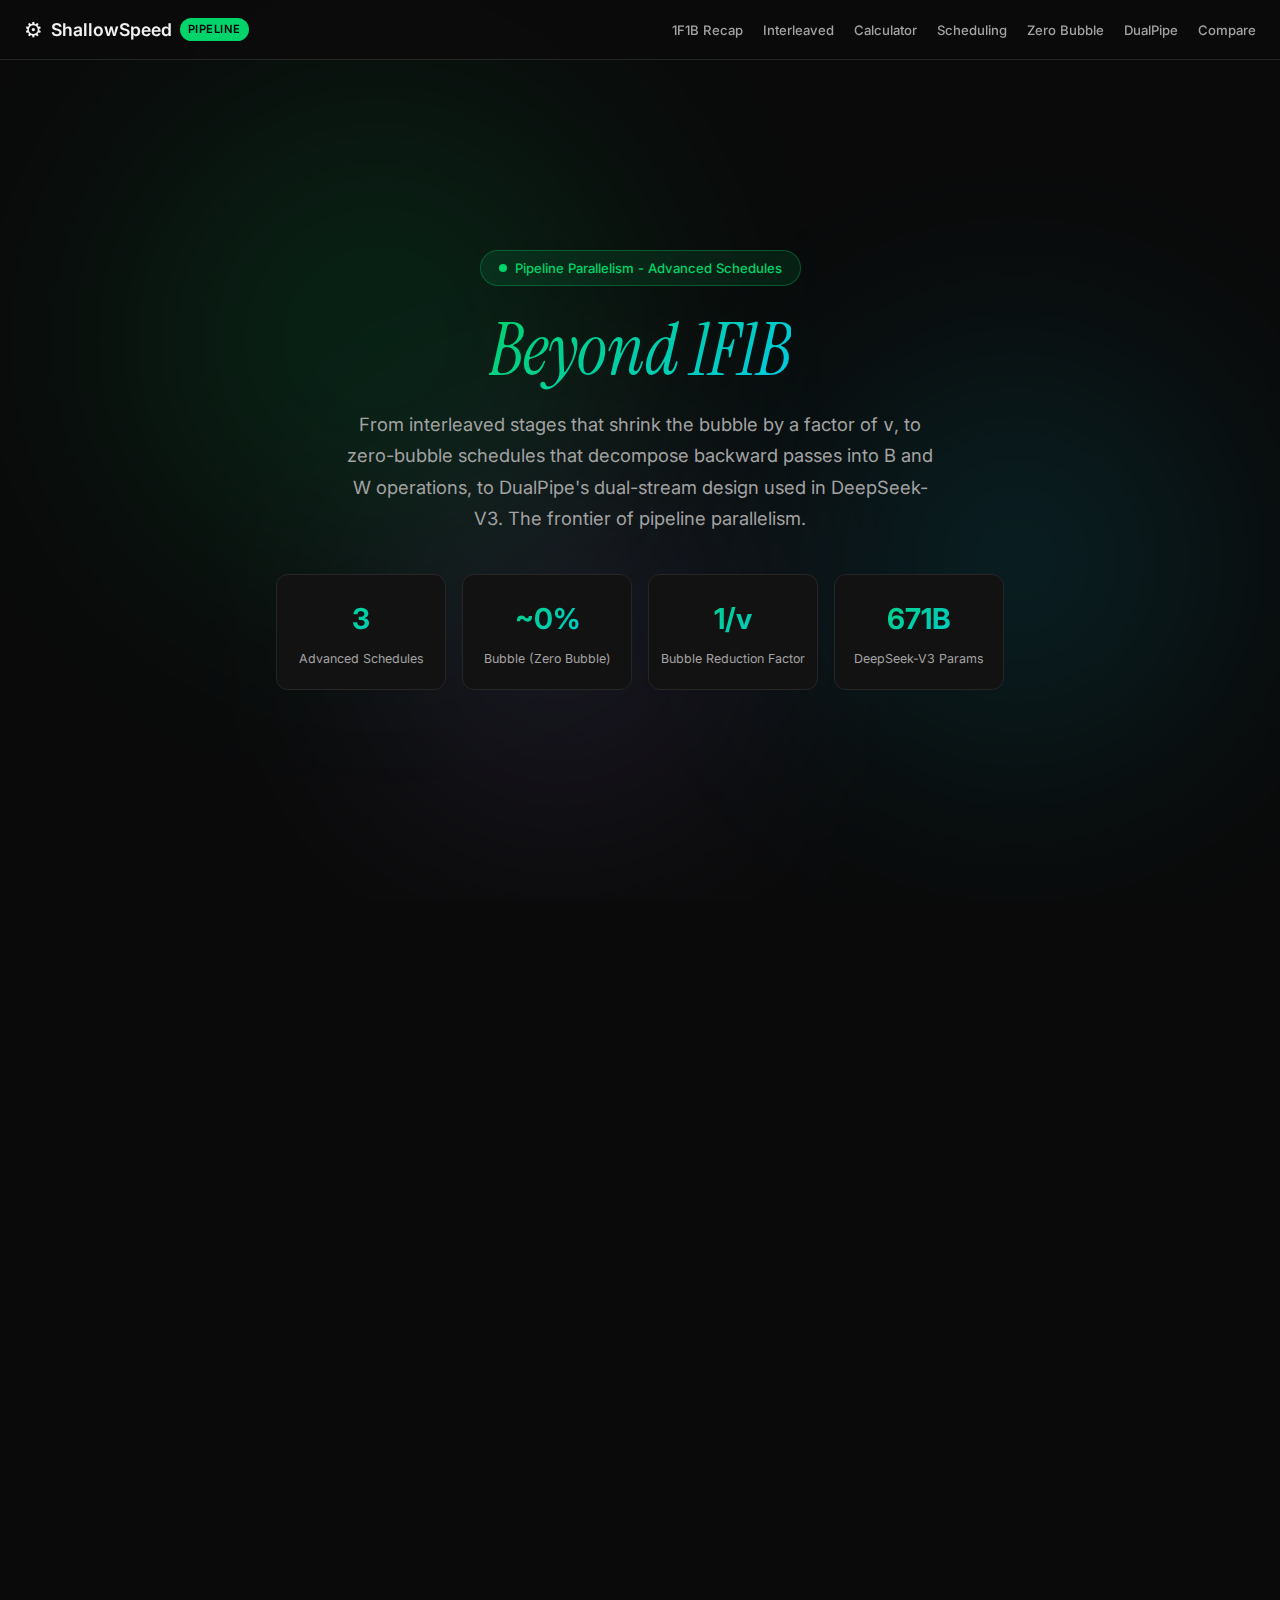
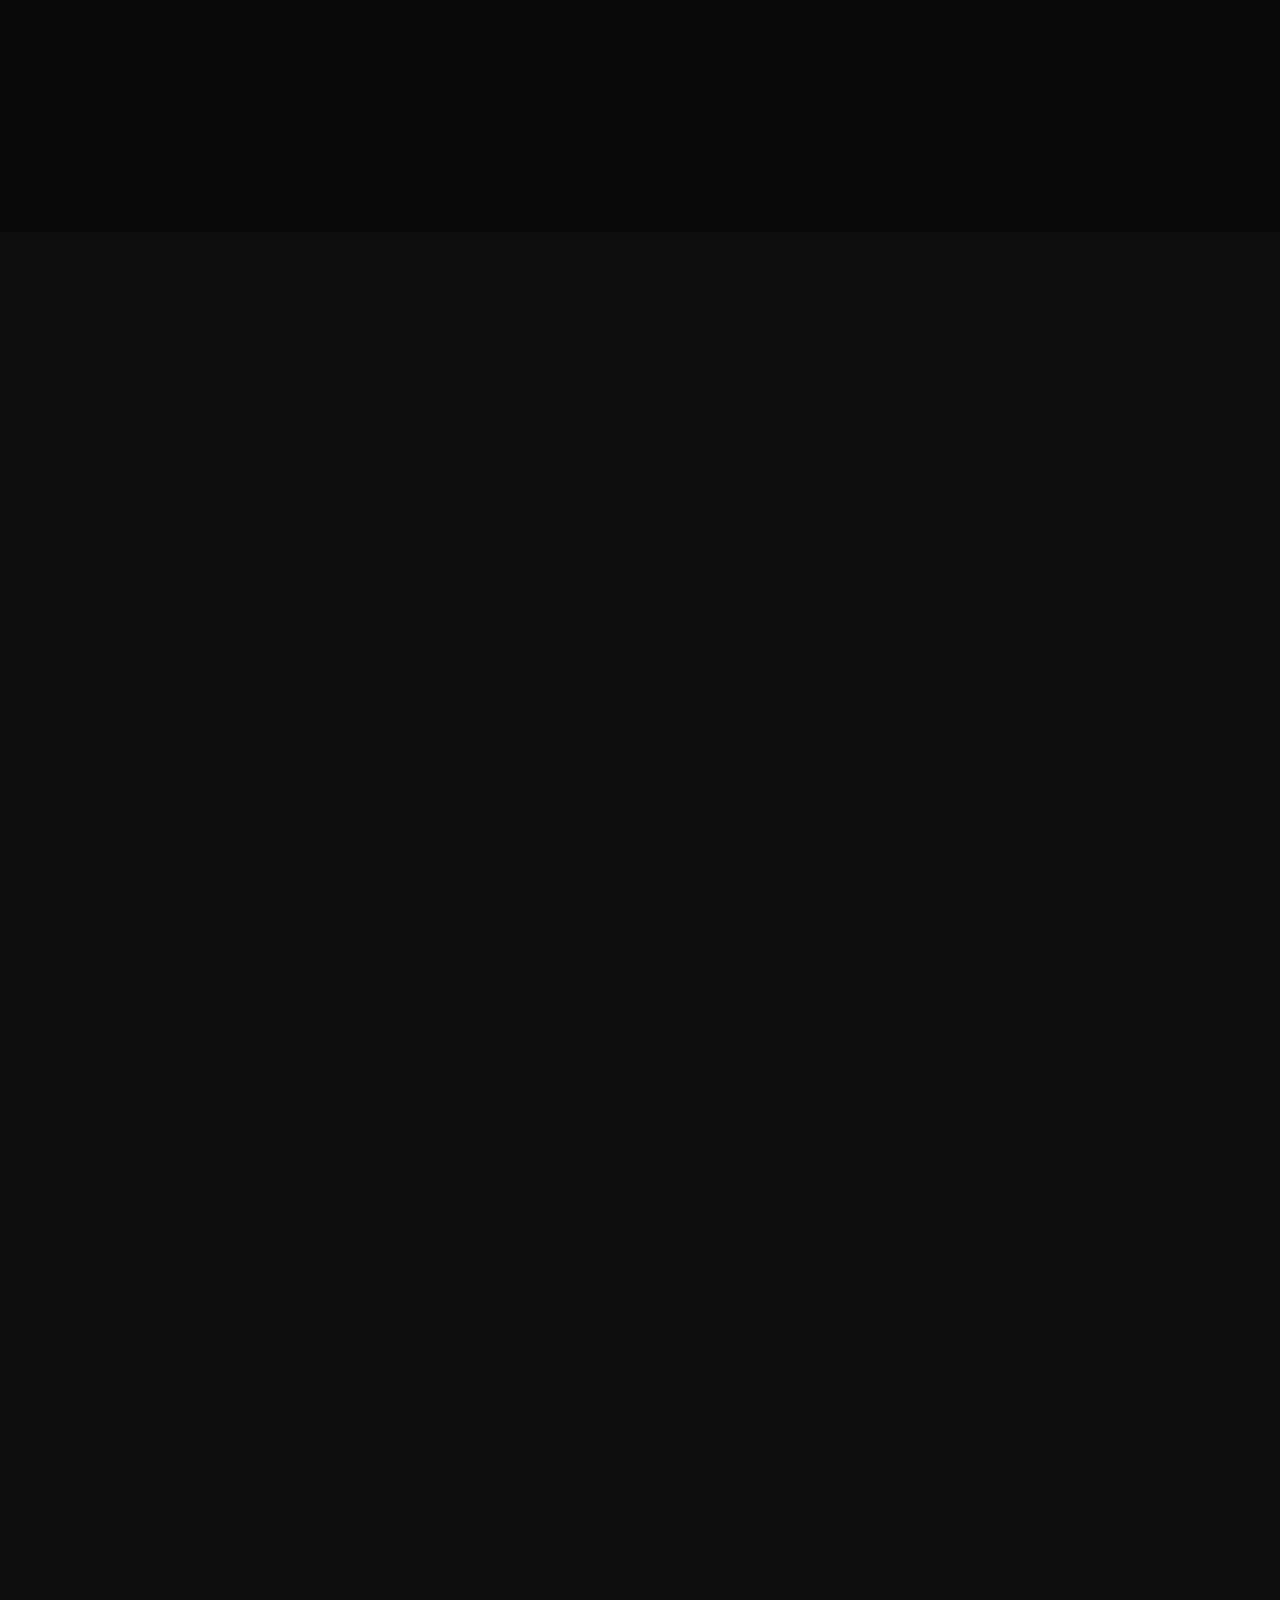
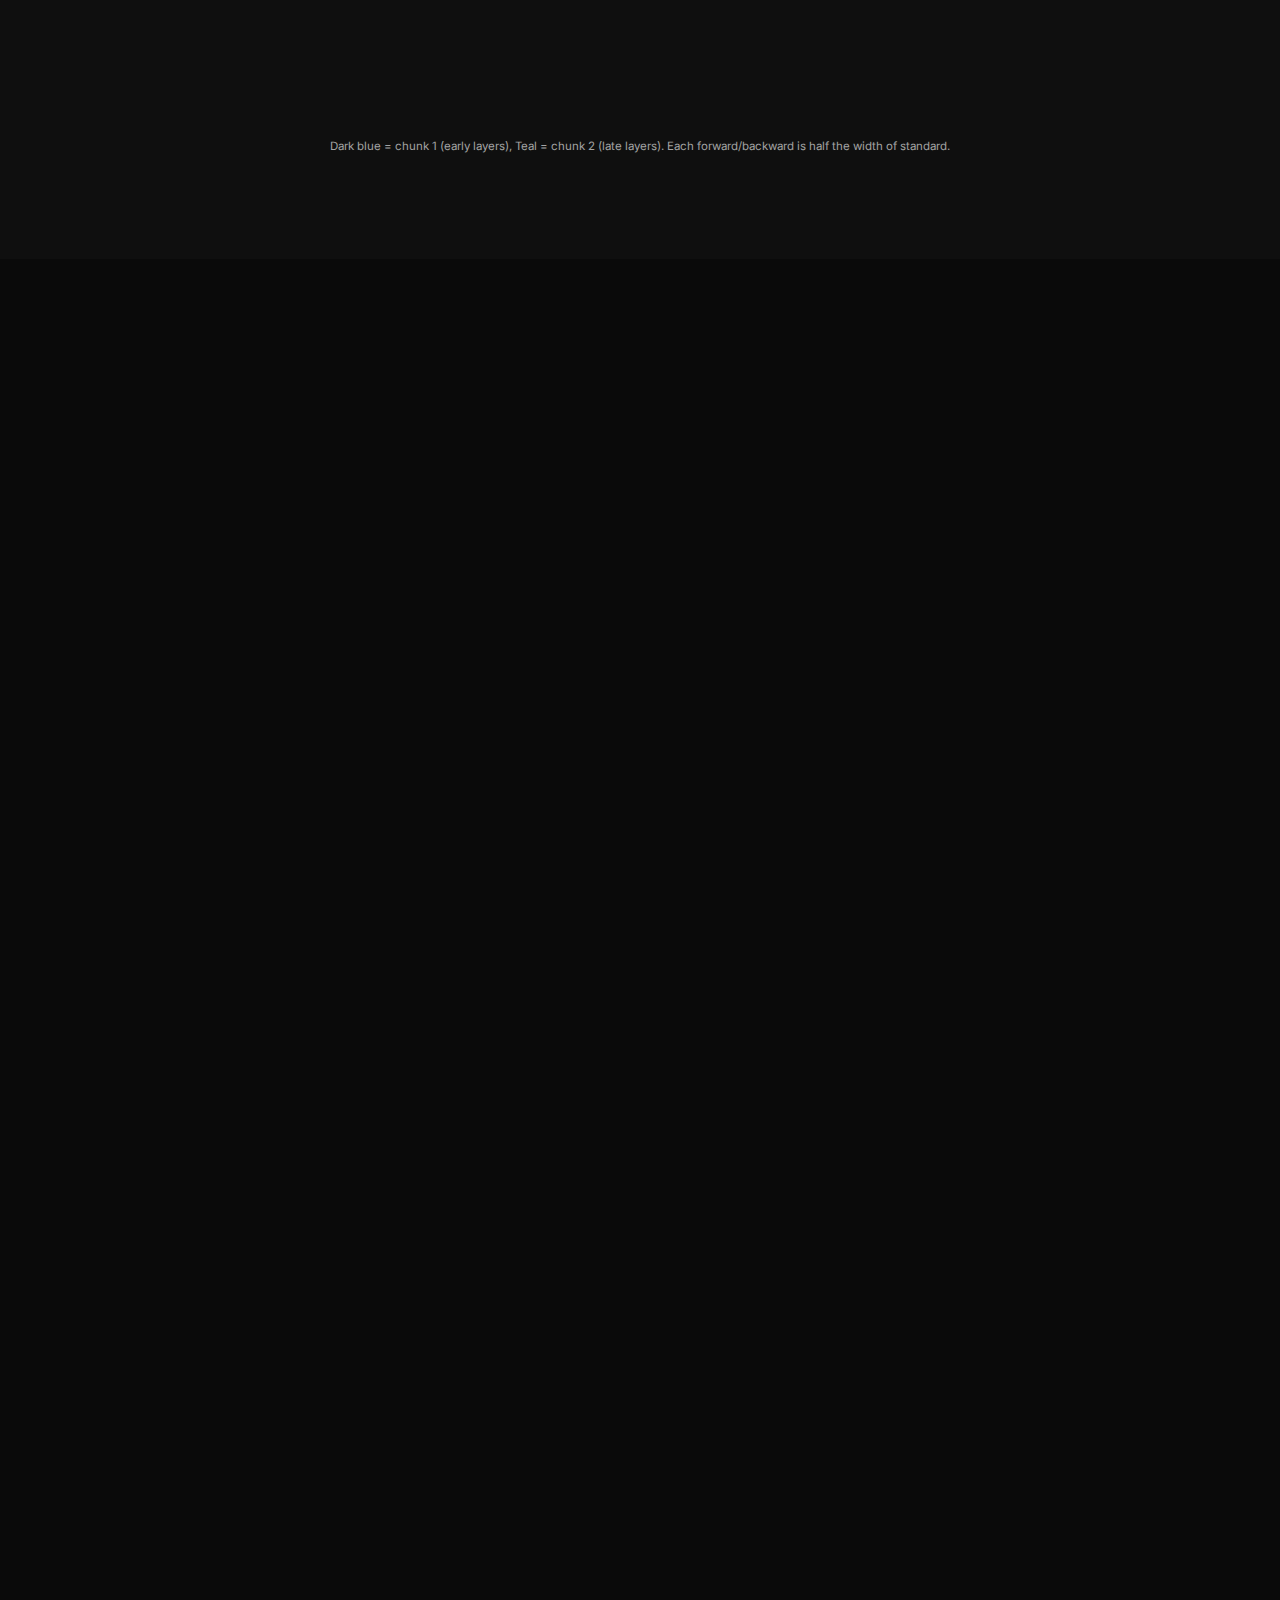
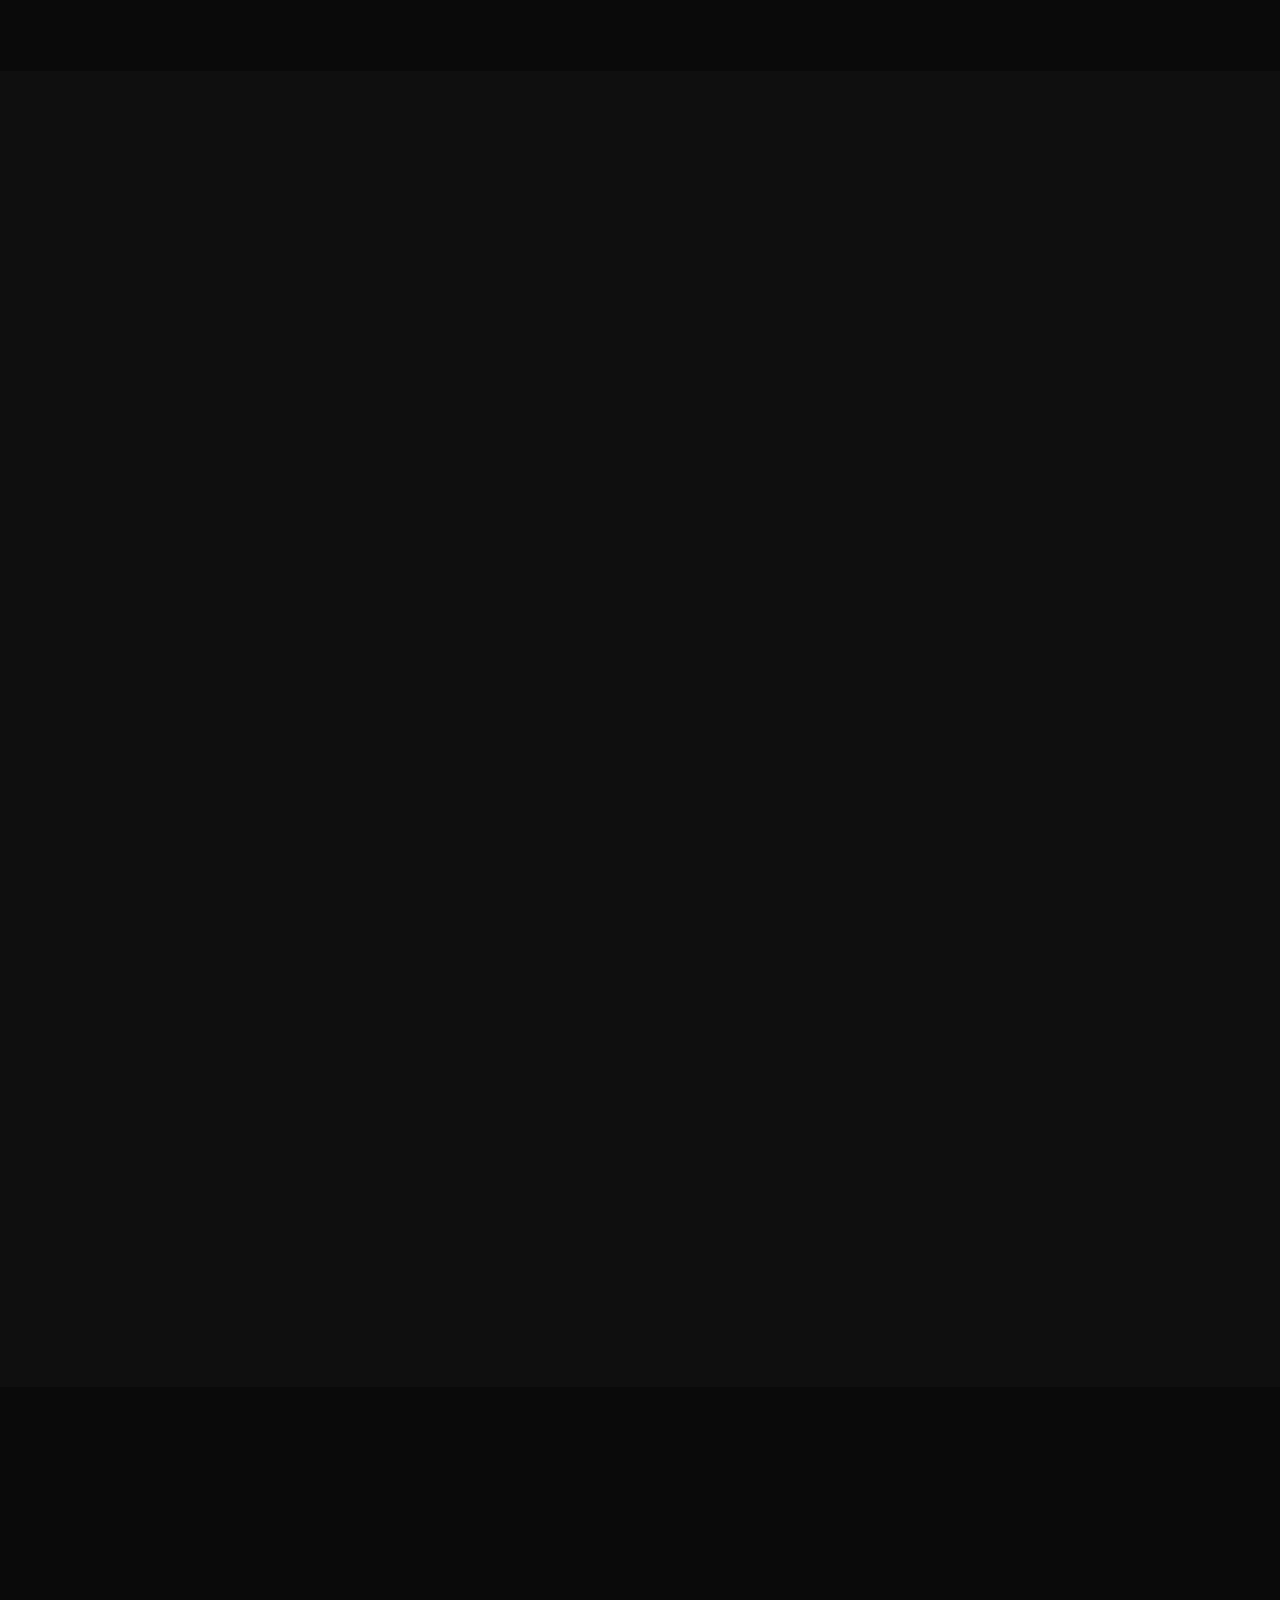
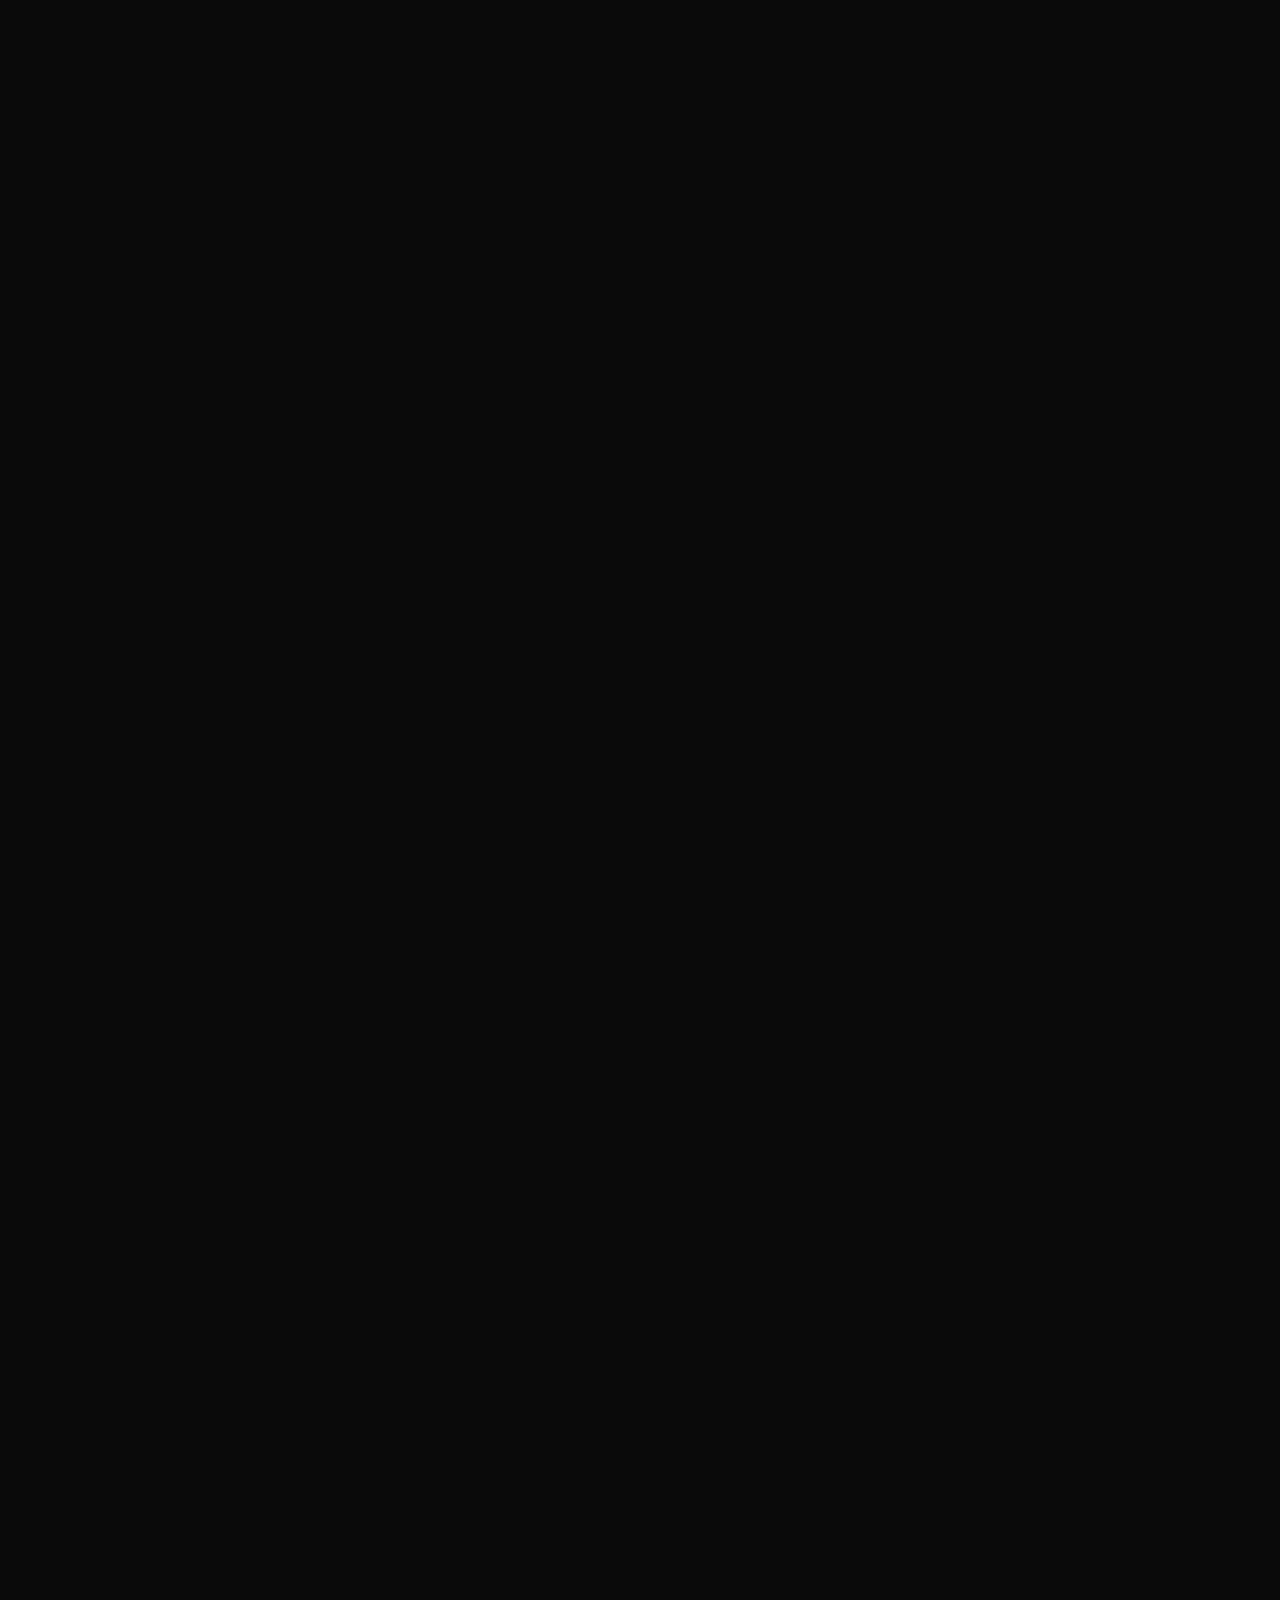
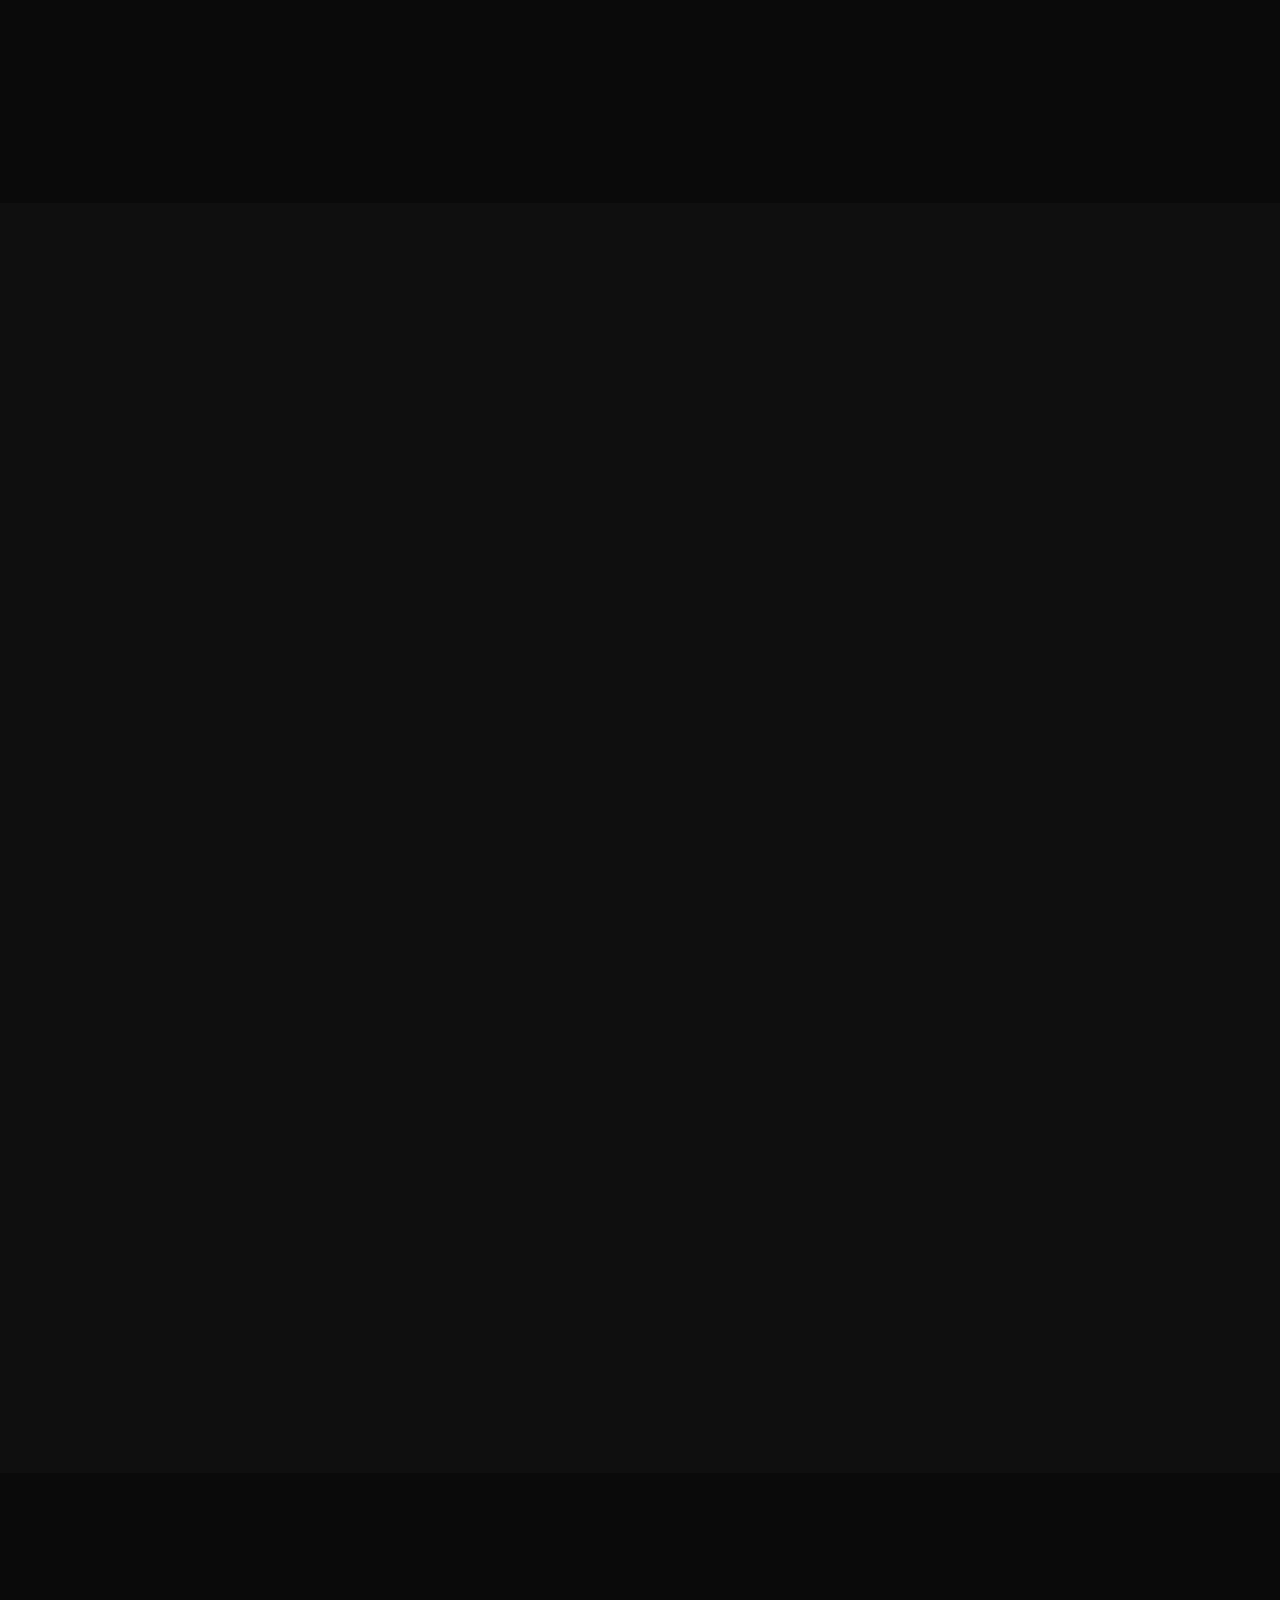
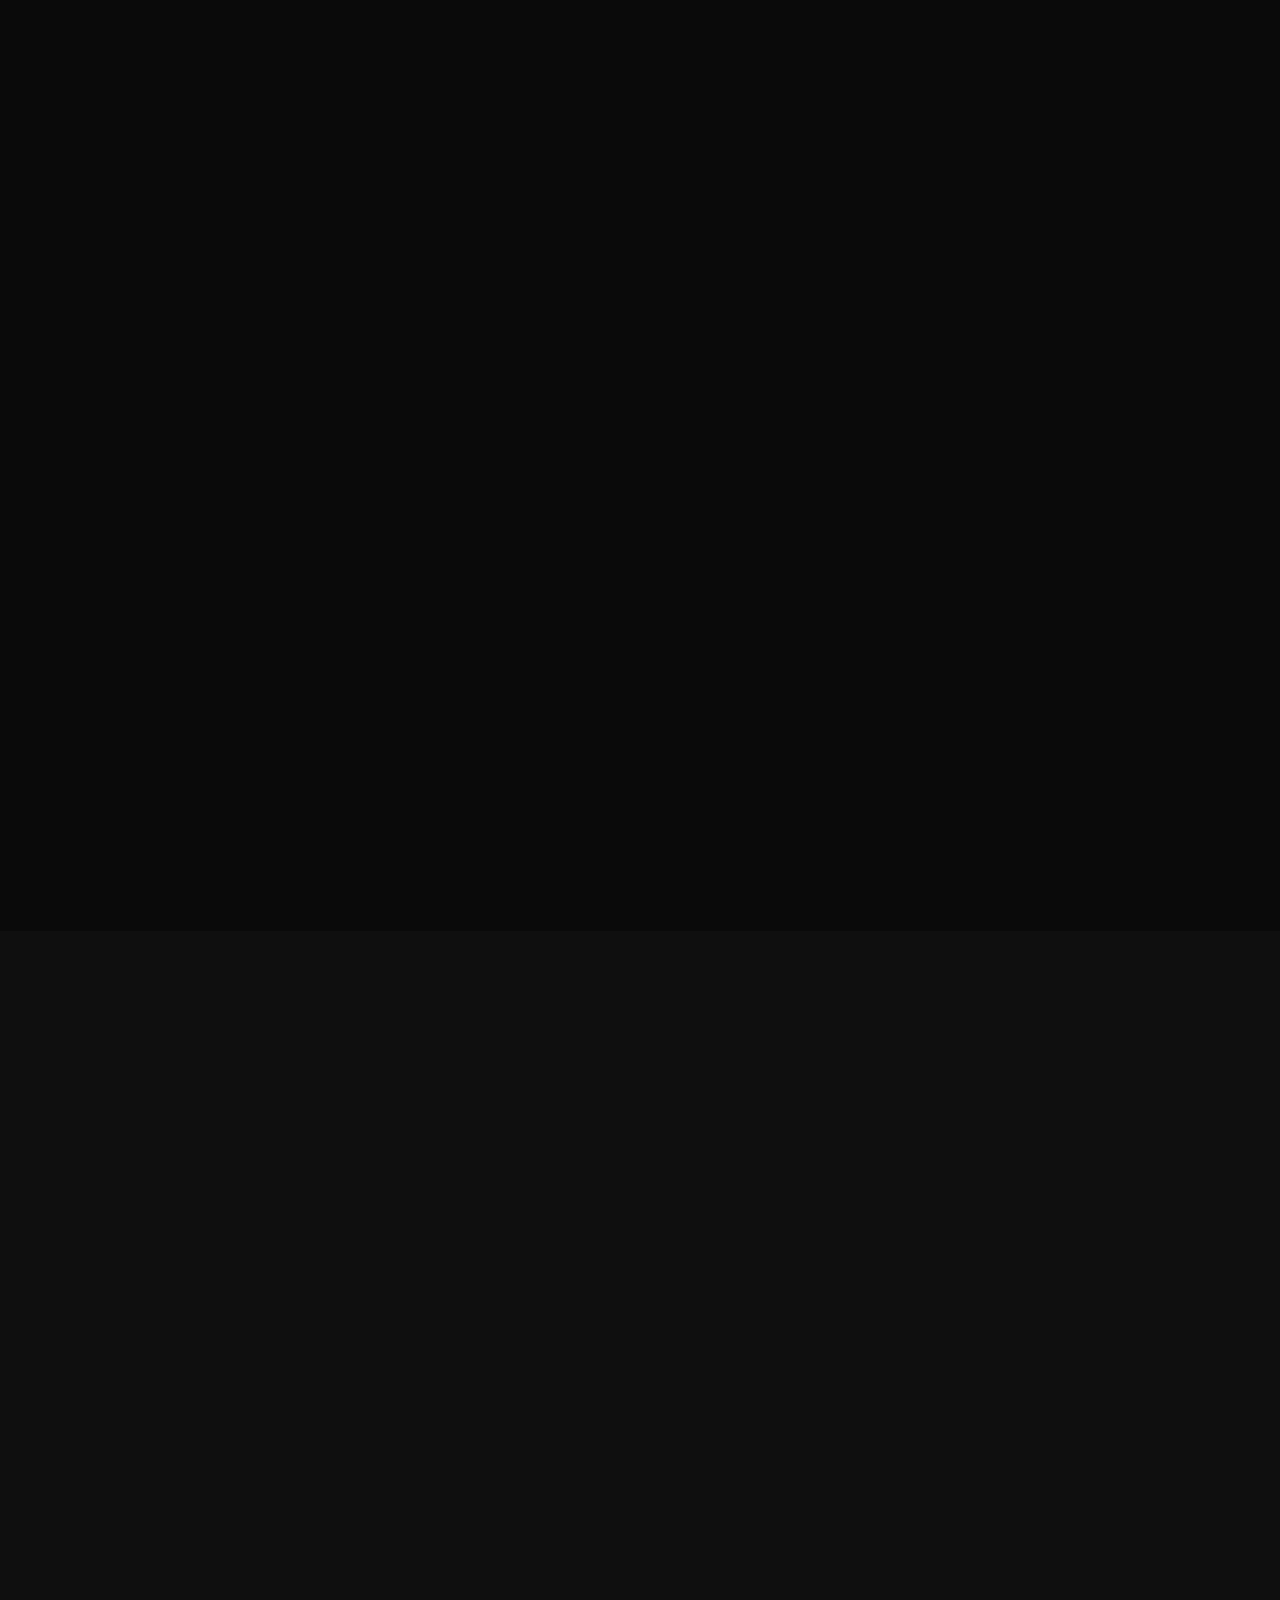
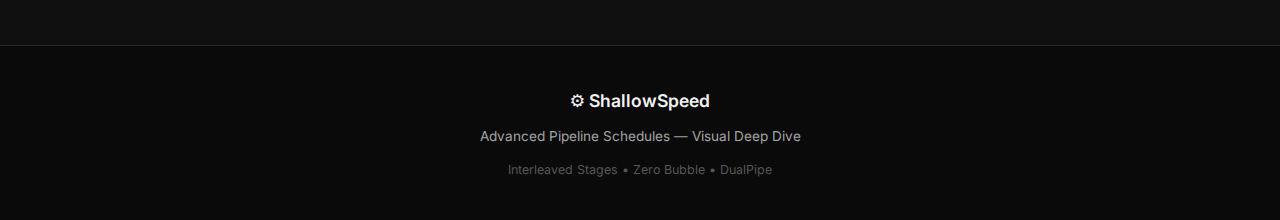
<file: advanced-pipeline-schedules.html>
<!DOCTYPE html>
<html lang="en">
<head>
<meta charset="UTF-8">
<meta name="viewport" content="width=device-width, initial-scale=1.0">
<title>Advanced Pipeline Schedules — Visual Deep Dive</title>
<link href="https://fonts.googleapis.com/css2?family=Inter:wght@300;400;500;600;700&family=JetBrains+Mono:wght@400;500;600&family=Instrument+Serif:ital@0;1&display=swap" rel="stylesheet">
<style>
/* ========================================
   CSS Variables — design system
   ======================================== */
:root {
  --bg: #0a0a0a;
  --bg-card: #121212;
  --bg-card-hover: #1a1a1a;
  --bg-section-alt: #0f0f0f;
  --fg: #f2f2f2;
  --fg-muted: #a3a3a3;
  --border: #262626;
  --border-light: #333;
  --primary: #00d46a;
  --primary-dim: #00a854;
  --secondary: #00c8e6;
  --accent: #a78bfa;
  --red: #FF7043;
  --orange: #FF9800;
  --yellow: #FFCA28;
  --blue: #42A5F5;
  --green: #66BB6A;
  --pink: #F06292;
  --font-sans: 'Inter', system-ui, -apple-system, sans-serif;
  --font-mono: 'JetBrains Mono', 'Fira Code', monospace;
  --font-serif: 'Instrument Serif', Georgia, serif;
  --max-w: 1280px;
  --glow-opacity: 0.15;
}

*, *::before, *::after { box-sizing: border-box; margin: 0; padding: 0; }
html { scroll-behavior: smooth; font-size: 16px; }
body {
  background: var(--bg);
  color: var(--fg);
  font-family: var(--font-sans);
  line-height: 1.7;
  -webkit-font-smoothing: antialiased;
  overflow-x: hidden;
}
a { color: var(--primary); text-decoration: none; }
a:hover { text-decoration: underline; }
code, pre { font-family: var(--font-mono); }
.container { max-width: var(--max-w); margin: 0 auto; padding: 0 24px; }

.gradient-text {
  background: linear-gradient(135deg, var(--primary) 0%, var(--secondary) 100%);
  -webkit-background-clip: text;
  -webkit-text-fill-color: transparent;
  background-clip: text;
}

/* ========================================
   NAVBAR
   ======================================== */
.navbar {
  position: fixed; top: 0; left: 0; right: 0; z-index: 100;
  background: rgba(10,10,10,0.85);
  backdrop-filter: blur(16px);
  -webkit-backdrop-filter: blur(16px);
  border-bottom: 1px solid var(--border);
}
.nav-inner {
  max-width: var(--max-w); margin: 0 auto; padding: 12px 24px;
  display: flex; align-items: center; justify-content: space-between;
}
.nav-brand { display: flex; align-items: center; gap: 8px; font-weight: 600; font-size: 1.1rem; }
.brand-icon { font-size: 1.3rem; }
.brand-tag {
  font-size: 0.7rem; background: var(--primary); color: #000;
  padding: 2px 8px; border-radius: 9999px; font-weight: 600;
  text-transform: uppercase; letter-spacing: 0.5px;
}
.nav-links { display: flex; gap: 20px; flex-wrap: wrap; }
.nav-links a { color: var(--fg-muted); font-size: 0.82rem; font-weight: 500; transition: color 0.2s; }
.nav-links a:hover { color: var(--primary); text-decoration: none; }

/* ========================================
   HERO
   ======================================== */
.hero {
  position: relative; min-height: 100vh; display: flex;
  align-items: center; justify-content: center; text-align: center;
  padding: 120px 24px 80px; overflow: hidden;
}
.hero-bg-orbs { position: absolute; inset: 0; pointer-events: none; }
.orb { position: absolute; border-radius: 50%; filter: blur(120px); opacity: 0.12; }
.orb-green { width: 500px; height: 500px; background: var(--primary); top: 10%; left: 10%; animation: float-slow 20s ease-in-out infinite; }
.orb-cyan { width: 400px; height: 400px; background: var(--secondary); top: 40%; right: 5%; animation: float-slow 25s ease-in-out infinite reverse; }
.orb-purple { width: 350px; height: 350px; background: var(--accent); bottom: 10%; left: 30%; animation: float-slow 22s ease-in-out infinite; }
@keyframes float-slow {
  0%, 100% { transform: translate(0, 0); }
  25% { transform: translate(30px, -20px); }
  50% { transform: translate(-20px, 30px); }
  75% { transform: translate(20px, 20px); }
}
.hero-content { position: relative; z-index: 1; max-width: 800px; }
.hero-badge {
  display: inline-flex; align-items: center; gap: 8px;
  background: rgba(0,212,106,0.1); border: 1px solid rgba(0,212,106,0.3);
  border-radius: 9999px; padding: 6px 18px; font-size: 0.82rem;
  font-weight: 500; color: var(--primary); margin-bottom: 24px;
}
.pulse-dot { width: 8px; height: 8px; background: var(--primary); border-radius: 50%; animation: pulse 2s ease-in-out infinite; }
@keyframes pulse { 0%, 100% { opacity: 1; transform: scale(1); } 50% { opacity: 0.5; transform: scale(1.4); } }
.hero h1 { font-family: var(--font-serif); font-style: italic; font-size: clamp(2.5rem, 7vw, 4.5rem); font-weight: 400; line-height: 1.1; margin-bottom: 20px; }
.hero-subtitle { font-size: 1.15rem; color: var(--fg-muted); line-height: 1.7; max-width: 600px; margin: 0 auto 40px; }
.hero-cards { display: grid; grid-template-columns: repeat(4, 1fr); gap: 16px; }
.hero-stat-card {
  background: var(--bg-card); border: 1px solid var(--border); border-radius: 12px;
  padding: 20px 12px; transition: border-color 0.3s, transform 0.2s;
}
.hero-stat-card:hover { border-color: rgba(0,212,106,0.3); transform: translateY(-2px); }
.stat-number {
  font-size: 1.8rem; font-weight: 700;
  background: linear-gradient(135deg, var(--primary), var(--secondary));
  -webkit-background-clip: text; -webkit-text-fill-color: transparent; background-clip: text;
}
.stat-label { font-size: 0.78rem; color: var(--fg-muted); margin-top: 4px; }

/* ========================================
   SECTIONS
   ======================================== */
.section { padding: 100px 0; position: relative; }
.section-dark { background: var(--bg-section-alt); }
.section-heading { text-align: center; margin-bottom: 60px; }
.section-label {
  display: inline-block; font-size: 0.78rem; font-weight: 600;
  text-transform: uppercase; letter-spacing: 1.5px; color: var(--primary); margin-bottom: 12px;
}
.section-heading h2 {
  font-family: var(--font-serif); font-style: italic;
  font-size: clamp(2rem, 4vw, 3rem); font-weight: 400; line-height: 1.2; margin-bottom: 16px;
}
.section-subtitle { color: var(--fg-muted); font-size: 1.05rem; max-width: 650px; margin: 0 auto; }

/* ========================================
   CARDS
   ======================================== */
.card {
  background: var(--bg-card); border: 1px solid var(--border); border-radius: 16px;
  padding: 28px 24px; transition: border-color 0.3s, transform 0.2s;
}
.card:hover { border-color: rgba(0,212,106,0.3); transform: translateY(-3px); }
.card h3 { font-size: 1.15rem; font-weight: 600; margin-bottom: 8px; }
.card p, .card li { font-size: 0.88rem; color: var(--fg-muted); line-height: 1.6; }
.card code {
  background: rgba(0,0,0,0.3); padding: 2px 6px; border-radius: 4px;
  font-size: 0.82rem; color: var(--secondary);
}
.card-icon { font-size: 2rem; margin-bottom: 12px; display: block; }

/* ========================================
   GRIDS
   ======================================== */
.grid-2 { display: grid; grid-template-columns: 1fr 1fr; gap: 24px; }
.grid-3 { display: grid; grid-template-columns: repeat(3, 1fr); gap: 20px; }
.grid-4 { display: grid; grid-template-columns: repeat(4, 1fr); gap: 16px; }
@media (max-width: 900px) { .grid-2, .grid-3, .grid-4 { grid-template-columns: 1fr; } }

/* ========================================
   EQUATION BOX
   ======================================== */
.equation-box {
  background: rgba(0,0,0,0.3); border: 1px solid var(--border); border-radius: 10px;
  padding: 18px 24px; margin: 16px 0; text-align: center;
  font-family: var(--font-mono); font-size: 0.92rem; color: var(--secondary);
  line-height: 2;
}
.equation-box .eq-label {
  display: block; font-family: var(--font-sans); font-size: 0.72rem;
  color: var(--fg-muted); text-transform: uppercase; letter-spacing: 1px;
  margin-bottom: 8px; font-weight: 600;
}
.equation-box .eq-highlight { color: var(--primary); font-weight: 600; }

/* ========================================
   CALLOUTS
   ======================================== */
.callout {
  border-radius: 10px; padding: 16px 20px; font-size: 0.85rem; line-height: 1.6; margin: 16px 0;
}
.callout-info { background: rgba(66,165,245,0.08); border: 1px solid rgba(66,165,245,0.2); color: var(--fg-muted); }
.callout-green { background: rgba(0,212,106,0.08); border: 1px solid rgba(0,212,106,0.2); color: var(--fg-muted); }
.callout-warn { background: rgba(255,112,67,0.08); border: 1px solid rgba(255,112,67,0.2); color: var(--fg-muted); }
.callout-purple { background: rgba(167,139,250,0.08); border: 1px solid rgba(167,139,250,0.2); color: var(--fg-muted); }
.callout strong { color: var(--fg); }
.callout code { background: rgba(0,0,0,0.3); padding: 2px 6px; border-radius: 4px; font-size: 0.78rem; color: var(--secondary); }

/* ========================================
   PIPELINE VISUAL
   ======================================== */
.pipeline-visual {
  display: flex; flex-direction: column; gap: 2px;
  background: rgba(0,0,0,0.2); border-radius: 12px; padding: 20px; margin: 16px 0;
  overflow-x: auto;
}
.pipe-row { display: flex; align-items: center; gap: 2px; min-width: max-content; }
.pipe-label {
  width: 90px; min-width: 90px; font-size: 0.72rem; font-weight: 600;
  color: var(--fg-muted); text-align: right; padding-right: 8px;
}
.pipe-block {
  padding: 6px 4px; border-radius: 4px; font-size: 0.62rem; font-weight: 600;
  text-align: center; min-width: 38px; color: #fff; transition: transform 0.2s;
}
.pipe-block:hover { transform: scale(1.1); z-index: 10; position: relative; }
.pipe-fwd { background: #1565C0; }
.pipe-bwd { background: #42A5F5; }
.pipe-bwd-b { background: #1E88E5; }
.pipe-bwd-w { background: #7E57C2; }
.pipe-idle { background: rgba(255,255,255,0.03); border: 1px dashed rgba(255,255,255,0.1); color: rgba(255,255,255,0.15); }
.pipe-fwd-v2 { background: #00897B; }
.pipe-bwd-v2 { background: #4DB6AC; }

/* ========================================
   COMPARISON TABLE
   ======================================== */
.comp-table-wrap {
  overflow-x: auto; border-radius: 12px; border: 1px solid var(--border); margin: 20px 0;
}
.comp-table {
  width: 100%; border-collapse: collapse; font-size: 0.85rem;
}
.comp-table thead { background: #1a1a2e; }
.comp-table th {
  padding: 14px 16px; text-align: left; font-size: 0.75rem; font-weight: 600;
  text-transform: uppercase; letter-spacing: 0.5px; color: var(--fg-muted);
  border-bottom: 1px solid var(--border);
}
.comp-table td {
  padding: 12px 16px; border-bottom: 1px solid rgba(38,38,38,0.5);
  color: var(--fg-muted); font-size: 0.82rem;
}
.comp-table td code {
  background: rgba(0,0,0,0.3); padding: 2px 6px; border-radius: 4px;
  font-size: 0.78rem; color: var(--secondary);
}
.val-good { color: var(--primary) !important; font-weight: 600; }
.val-great { color: var(--secondary) !important; font-weight: 600; }
.val-bad { color: var(--red) !important; font-weight: 600; }
.val-ok { color: var(--orange) !important; font-weight: 600; }

/* ========================================
   INTERACTIVE CONTROLS
   ======================================== */
.controls-row {
  display: flex; flex-wrap: wrap; gap: 16px; margin-bottom: 24px;
  align-items: center; justify-content: center;
}
.control-group { display: flex; flex-direction: column; align-items: center; gap: 6px; }
.control-label { font-size: 0.72rem; color: var(--fg-muted); font-weight: 600; text-transform: uppercase; letter-spacing: 1px; }
.control-value {
  font-family: var(--font-mono); font-size: 1.4rem; font-weight: 700;
  color: var(--primary);
}

input[type="range"] {
  -webkit-appearance: none; appearance: none;
  width: 140px; height: 6px; border-radius: 3px;
  background: var(--border); outline: none; cursor: pointer;
}
input[type="range"]::-webkit-slider-thumb {
  -webkit-appearance: none; appearance: none;
  width: 18px; height: 18px; border-radius: 50%;
  background: var(--primary); cursor: pointer;
  border: 2px solid var(--bg);
}
input[type="range"]::-moz-range-thumb {
  width: 18px; height: 18px; border-radius: 50%;
  background: var(--primary); cursor: pointer;
  border: 2px solid var(--bg);
}

.strategy-selector {
  display: flex; flex-wrap: wrap; gap: 8px; margin-bottom: 20px; justify-content: center;
}
.strategy-btn {
  padding: 8px 18px; border-radius: 9999px; font-size: 0.82rem; font-weight: 500;
  border: 1px solid var(--border); background: var(--bg-card); color: var(--fg-muted);
  cursor: pointer; transition: all 0.2s;
}
.strategy-btn:hover { border-color: rgba(0,212,106,0.3); color: var(--fg); }
.strategy-btn.active {
  background: rgba(0,212,106,0.1); border-color: var(--primary); color: var(--primary); font-weight: 600;
}

/* ========================================
   BUBBLE METER
   ======================================== */
.bubble-meter {
  max-width: 500px; margin: 24px auto; padding: 24px;
  background: var(--bg-card); border: 1px solid var(--border); border-radius: 16px;
}
.bubble-bar-outer {
  height: 40px; background: rgba(255,255,255,0.05); border-radius: 8px;
  overflow: hidden; position: relative; margin: 12px 0;
}
.bubble-bar-fill {
  height: 100%; border-radius: 8px; display: flex; align-items: center; justify-content: center;
  font-size: 0.82rem; font-weight: 700; color: #fff;
  transition: width 0.5s ease, background 0.5s ease;
}
.bubble-labels { display: flex; justify-content: space-between; font-size: 0.72rem; color: var(--fg-muted); }

/* ========================================
   TIMELINE / SCHEDULE VIS
   ======================================== */
.schedule-vis {
  background: rgba(0,0,0,0.25); border-radius: 12px; padding: 20px;
  border: 1px solid var(--border); margin: 20px 0; overflow-x: auto;
}
.schedule-title {
  font-size: 0.88rem; font-weight: 600; margin-bottom: 16px;
  display: flex; align-items: center; gap: 8px;
}
.schedule-badge {
  font-size: 0.65rem; padding: 2px 8px; border-radius: 9999px;
  font-weight: 600; text-transform: uppercase;
}
.badge-green { background: rgba(0,212,106,0.15); color: var(--primary); border: 1px solid rgba(0,212,106,0.3); }
.badge-blue { background: rgba(66,165,245,0.15); color: var(--blue); border: 1px solid rgba(66,165,245,0.3); }
.badge-purple { background: rgba(167,139,250,0.15); color: var(--accent); border: 1px solid rgba(167,139,250,0.3); }
.badge-cyan { background: rgba(0,200,230,0.15); color: var(--secondary); border: 1px solid rgba(0,200,230,0.3); }

/* ========================================
   LAYER MAP
   ======================================== */
.layer-map {
  display: flex; gap: 12px; justify-content: center; flex-wrap: wrap;
  margin: 24px 0;
}
.gpu-col {
  background: var(--bg-card); border: 1px solid var(--border); border-radius: 12px;
  padding: 16px; min-width: 120px; text-align: center;
}
.gpu-col-header {
  font-size: 0.78rem; font-weight: 600; color: var(--fg); margin-bottom: 12px;
  padding-bottom: 8px; border-bottom: 1px solid var(--border);
}
.layer-chip {
  padding: 6px 12px; border-radius: 6px; font-size: 0.72rem; font-weight: 600;
  margin: 4px 0; text-align: center;
}
.chunk-label {
  font-size: 0.62rem; font-weight: 500; color: var(--fg-muted);
  margin-top: 8px; margin-bottom: 4px; text-transform: uppercase; letter-spacing: 0.5px;
}

/* ========================================
   B/W DECOMPOSITION VISUAL
   ======================================== */
.bw-visual {
  display: flex; flex-direction: column; gap: 16px; margin: 20px 0;
}
.bw-row {
  display: flex; align-items: center; gap: 12px;
}
.bw-label {
  width: 140px; min-width: 140px; font-size: 0.78rem; font-weight: 600;
  color: var(--fg-muted);
}
.bw-blocks {
  display: flex; gap: 4px; align-items: center;
}
.bw-block {
  padding: 10px 16px; border-radius: 8px; font-size: 0.78rem; font-weight: 600;
  text-align: center; min-width: 70px;
}
.bw-fwd { background: rgba(21,101,192,0.3); border: 1px solid rgba(21,101,192,0.5); color: #90CAF9; }
.bw-b { background: rgba(30,136,229,0.3); border: 1px solid rgba(30,136,229,0.5); color: #64B5F6; }
.bw-w { background: rgba(126,87,194,0.3); border: 1px solid rgba(126,87,194,0.5); color: #B39DDB; }
.bw-arrow { color: var(--fg-muted); font-size: 1rem; }

/* ========================================
   DUALPIPE VISUAL
   ======================================== */
.dualpipe-container {
  position: relative; padding: 20px;
  background: rgba(0,0,0,0.2); border-radius: 12px;
  border: 1px solid var(--border); margin: 20px 0;
}
.stream-label {
  font-size: 0.72rem; font-weight: 600; text-transform: uppercase;
  letter-spacing: 1px; margin-bottom: 8px;
}
.stream-fwd { color: var(--primary); }
.stream-bwd { color: var(--secondary); }

/* ========================================
   CHART
   ======================================== */
.chart-container {
  background: var(--bg-card); border: 1px solid var(--border); border-radius: 16px;
  padding: 28px; margin: 24px 0;
}
.chart-container h4 { font-size: 1rem; font-weight: 600; margin-bottom: 4px; }
.chart-container .chart-subtitle { font-size: 0.82rem; color: var(--fg-muted); margin-bottom: 20px; }
.bar-chart {
  display: flex; align-items: flex-end; gap: 12px; height: 280px;
  padding: 0 0 30px; position: relative;
}
.bar-group {
  flex: 1; display: flex; flex-direction: column; align-items: center;
  justify-content: flex-end; height: 100%; position: relative;
}
.bar-fill {
  width: 100%; max-width: 60px; border-radius: 4px 4px 0 0;
  transition: height 0.5s ease; display: flex; align-items: flex-end;
  justify-content: center; padding-bottom: 8px;
  font-size: 0.68rem; font-weight: 700; color: #fff;
}
.bar-x-label {
  position: absolute; bottom: 0; font-size: 0.68rem;
  color: var(--fg-muted); font-family: var(--font-mono);
  white-space: nowrap; text-align: center;
}

/* ========================================
   FOOTER
   ======================================== */
.footer {
  border-top: 1px solid var(--border); padding: 40px 0; text-align: center;
}
.footer-inner { display: flex; flex-direction: column; align-items: center; gap: 10px; }
.footer-brand { font-size: 1.1rem; font-weight: 600; }
.footer p { font-size: 0.85rem; color: var(--fg-muted); }
.footer-muted { font-size: 0.78rem !important; color: rgba(163,163,163,0.5) !important; }

/* ========================================
   ANIMATIONS
   ======================================== */
.fade-in {
  opacity: 0; transform: translateY(20px);
  transition: opacity 0.6s ease, transform 0.6s ease;
}
.fade-in.visible { opacity: 1; transform: translateY(0); }
.stagger-1 { transition-delay: 0.1s; }
.stagger-2 { transition-delay: 0.2s; }
.stagger-3 { transition-delay: 0.3s; }
.stagger-4 { transition-delay: 0.4s; }

/* ========================================
   TAKEAWAY CARDS
   ======================================== */
.takeaway-card {
  background: var(--bg-card); border: 1px solid var(--border); border-radius: 16px;
  padding: 28px 24px; position: relative; overflow: hidden;
}
.takeaway-card::before {
  content: ''; position: absolute; top: 0; left: 0; right: 0; height: 3px;
  background: linear-gradient(90deg, var(--primary), var(--secondary));
}
.takeaway-num {
  font-family: var(--font-mono); font-size: 2rem; font-weight: 700;
  color: rgba(0,212,106,0.15); position: absolute; top: 12px; right: 16px;
}
.takeaway-card h3 { font-size: 1rem; font-weight: 600; margin-bottom: 8px; }
.takeaway-card p { font-size: 0.85rem; color: var(--fg-muted); line-height: 1.6; }

/* Number highlights */
.num-green { color: var(--primary); font-weight: 700; font-family: var(--font-mono); }
.num-blue { color: var(--blue); font-weight: 700; font-family: var(--font-mono); }
.num-orange { color: var(--orange); font-weight: 700; font-family: var(--font-mono); }
.num-red { color: var(--red); font-weight: 700; font-family: var(--font-mono); }
.num-cyan { color: var(--secondary); font-weight: 700; font-family: var(--font-mono); }
.num-purple { color: var(--accent); font-weight: 700; font-family: var(--font-mono); }

/* ========================================
   RESPONSIVE
   ======================================== */
@media (max-width: 768px) {
  .hero-cards { grid-template-columns: repeat(2, 1fr); }
  .nav-links { display: none; }
  .hero h1 { font-size: 2.2rem; }
  .section { padding: 60px 0; }
  .grid-2, .grid-3, .grid-4 { grid-template-columns: 1fr; }
  .controls-row { flex-direction: column; }
  .bw-row { flex-direction: column; }
  .bw-label { width: auto; text-align: center; }
  .layer-map { flex-direction: column; align-items: center; }
}

::selection { background: rgba(0,212,106,0.3); color: #fff; }

/* Animated highlight */
@keyframes glow-pulse {
  0%, 100% { box-shadow: 0 0 5px rgba(0,212,106,0.2); }
  50% { box-shadow: 0 0 20px rgba(0,212,106,0.4); }
}
.glow-highlight { animation: glow-pulse 2s ease-in-out infinite; }

/* Flow arrow animation */
@keyframes flow-right {
  0% { transform: translateX(-5px); opacity: 0.3; }
  50% { transform: translateX(5px); opacity: 1; }
  100% { transform: translateX(-5px); opacity: 0.3; }
}
.flow-arrow { animation: flow-right 1.5s ease-in-out infinite; display: inline-block; }
</style>
</head>
<body>

<!-- ========================================
     NAVBAR
     ======================================== -->
<nav class="navbar">
  <div class="nav-inner">
    <div class="nav-brand">
      <span class="brand-icon">&#9881;</span>
      <span>ShallowSpeed</span>
      <span class="brand-tag">Pipeline</span>
    </div>
    <div class="nav-links">
      <a href="#recap">1F1B Recap</a>
      <a href="#interleaved">Interleaved</a>
      <a href="#calculator">Calculator</a>
      <a href="#scheduling">Scheduling</a>
      <a href="#zero-bubble">Zero Bubble</a>
      <a href="#dualpipe">DualPipe</a>
      <a href="#comparison">Compare</a>
    </div>
  </div>
</nav>

<!-- ========================================
     HERO
     ======================================== -->
<section class="hero">
  <div class="hero-bg-orbs">
    <div class="orb orb-green"></div>
    <div class="orb orb-cyan"></div>
    <div class="orb orb-purple"></div>
  </div>
  <div class="hero-content">
    <div class="hero-badge">
      <span class="pulse-dot"></span>
      Pipeline Parallelism - Advanced Schedules
    </div>
    <h1><span class="gradient-text">Beyond 1F1B</span></h1>
    <p class="hero-subtitle">
      From interleaved stages that shrink the bubble by a factor of <code>v</code>,
      to zero-bubble schedules that decompose backward passes into B and W operations,
      to DualPipe's dual-stream design used in DeepSeek-V3. The frontier of pipeline parallelism.
    </p>
    <div class="hero-cards">
      <div class="hero-stat-card fade-in stagger-1">
        <div class="stat-number">3</div>
        <div class="stat-label">Advanced Schedules</div>
      </div>
      <div class="hero-stat-card fade-in stagger-2">
        <div class="stat-number">~0%</div>
        <div class="stat-label">Bubble (Zero Bubble)</div>
      </div>
      <div class="hero-stat-card fade-in stagger-3">
        <div class="stat-number">1/v</div>
        <div class="stat-label">Bubble Reduction Factor</div>
      </div>
      <div class="hero-stat-card fade-in stagger-4">
        <div class="stat-number">671B</div>
        <div class="stat-label">DeepSeek-V3 Params</div>
      </div>
    </div>
  </div>
</section>

<!-- ========================================
     SECTION 1: 1F1B RECAP
     ======================================== -->
<section id="recap" class="section">
  <div class="container">
    <div class="section-heading fade-in">
      <div class="section-label">The Starting Point</div>
      <h2><span class="gradient-text">Where 1F1B Left Us</span></h2>
      <p class="section-subtitle">
        1F1B improved memory by limiting in-flight micro-batches, but the pipeline bubble remained stubbornly large.
      </p>
    </div>

    <div class="grid-3 fade-in">
      <div class="card">
        <span class="card-icon">&#128200;</span>
        <h3>1F1B Bubble</h3>
        <p>The bubble fraction with standard 1F1B is <code>(p-1)/m</code> where <code>p</code> = number of pipeline stages and <code>m</code> = number of micro-batches.</p>
      </div>
      <div class="card">
        <span class="card-icon">&#128268;</span>
        <h3>Memory Win</h3>
        <p>1F1B limits peak activations to just <code>p</code> micro-batches in flight (vs. <code>m</code> in GPipe), but the <strong>idle time</strong> stays the same.</p>
      </div>
      <div class="card">
        <span class="card-icon">&#10067;</span>
        <h3>Can We Do Better?</h3>
        <p>Yes! By slicing the model differently across GPUs and being clever about backward pass decomposition, we can push the bubble toward zero.</p>
      </div>
    </div>

    <div class="equation-box fade-in" style="margin-top: 32px;">
      <span class="eq-label">Standard 1F1B Bubble Fraction</span>
      r<sub>bubble</sub> = <span class="eq-highlight">(p - 1)</span> / m
      <br>
      <span style="font-size: 0.78rem; color: var(--fg-muted);">For p=4, m=8: bubble = 3/8 = <span class="eq-highlight">37.5%</span></span>
    </div>

    <div class="callout callout-info fade-in" style="margin-top: 16px;">
      <strong>The challenge:</strong> Adding more micro-batches <code>m</code> reduces the bubble but increases memory.
      Is there another knob we can turn? Enter <strong>interleaved stages</strong>.
    </div>
  </div>
</section>

<!-- ========================================
     SECTION 2: INTERLEAVED STAGES
     ======================================== -->
<section id="interleaved" class="section section-dark">
  <div class="container">
    <div class="section-heading fade-in">
      <div class="section-label">Schedule #1</div>
      <h2><span class="gradient-text">Interleaved Stages</span></h2>
      <p class="section-subtitle">
        Instead of assigning consecutive layers to each GPU, spread them out.
        Each GPU holds <code>v</code> non-contiguous chunks, creating a "looping pipeline."
      </p>
    </div>

    <!-- Standard vs Interleaved layer assignment -->
    <h3 class="fade-in" style="text-align: center; margin-bottom: 24px; font-size: 1.1rem;">
      How layers are assigned to GPUs
    </h3>

    <div class="grid-2 fade-in">
      <!-- Standard -->
      <div>
        <div class="schedule-vis">
          <div class="schedule-title">
            Standard Assignment <span class="schedule-badge badge-blue">v = 1</span>
          </div>
          <div class="layer-map" id="standard-layer-map">
            <!-- Filled by JS -->
          </div>
        </div>
      </div>
      <!-- Interleaved -->
      <div>
        <div class="schedule-vis">
          <div class="schedule-title">
            Interleaved Assignment <span class="schedule-badge badge-green">v = 2</span>
          </div>
          <div class="layer-map" id="interleaved-layer-map">
            <!-- Filled by JS -->
          </div>
        </div>
      </div>
    </div>

    <div class="callout callout-green fade-in" style="margin-top: 20px;">
      <strong>The "looping" idea:</strong> With interleaved stages, a micro-batch visits each GPU <strong>multiple times</strong>.
      In a standard setup with <code>v=1</code>, micro-batch goes GPU0 &rarr; GPU1 &rarr; GPU2 &rarr; GPU3.
      With <code>v=2</code>, it goes GPU0 &rarr; GPU1 &rarr; GPU2 &rarr; GPU3 &rarr; GPU0 &rarr; GPU1 &rarr; GPU2 &rarr; GPU3.
      Each pass through a GPU is faster (fewer layers), enabling better interleaving.
    </div>

    <!-- Why it helps -->
    <div class="grid-2 fade-in" style="margin-top: 32px;">
      <div class="card">
        <h3>Why does this reduce the bubble?</h3>
        <p>Each forward and backward pass on a GPU takes <code>1/v</code> the time of the standard case. This means the "warmup" and "cooldown" phases of the pipeline are <code>v</code> times shorter, directly shrinking the bubble.</p>
        <div class="equation-box" style="margin-top: 16px;">
          <span class="eq-label">Interleaved Bubble Time</span>
          t<sub>pb</sub> = (p - 1) &times; (t<sub>f</sub> + t<sub>b</sub>) / <span class="eq-highlight">v</span>
        </div>
      </div>
      <div class="card">
        <h3>The trade-off: more communication</h3>
        <p>Since each micro-batch visits every GPU <code>v</code> times instead of once, the number of point-to-point communications increases by a factor of <code>v</code>.</p>
        <div style="margin-top: 16px; padding: 12px; background: rgba(255,112,67,0.08); border-radius: 8px; border: 1px solid rgba(255,112,67,0.2);">
          <span style="font-size: 0.82rem; color: var(--fg-muted);">
            <strong style="color: var(--red);">Communication overhead:</strong>
            Standard = <code>2(p-1)</code> sends per micro-batch<br>
            Interleaved = <code>2v(p-1)</code> sends per micro-batch
          </span>
        </div>
      </div>
    </div>

    <!-- Interleaved pipeline diagram -->
    <h3 class="fade-in" style="text-align: center; margin: 40px 0 16px; font-size: 1.1rem;">
      Interleaved 1F1B Schedule (p=4, v=2)
    </h3>
    <div class="pipeline-visual fade-in" id="interleaved-pipeline">
      <!-- Filled by JS -->
    </div>
    <div style="text-align: center; margin-top: 8px;">
      <span style="font-size: 0.72rem; color: var(--fg-muted);">
        Dark blue = chunk 1 (early layers), Teal = chunk 2 (late layers).
        Each forward/backward is half the width of standard.
      </span>
    </div>
  </div>
</section>

<!-- ========================================
     SECTION 3: INTERACTIVE BUBBLE CALCULATOR
     ======================================== -->
<section id="calculator" class="section">
  <div class="container">
    <div class="section-heading fade-in">
      <div class="section-label">Interactive</div>
      <h2><span class="gradient-text">Bubble Fraction Calculator</span></h2>
      <p class="section-subtitle">
        Explore how pipeline stages (p), micro-batches (m), and interleaved chunks (v)
        affect the bubble. Drag the sliders to see the formula in action.
      </p>
    </div>

    <div class="chart-container fade-in">
      <div class="controls-row">
        <div class="control-group">
          <span class="control-label">Pipeline stages (p)</span>
          <span class="control-value" id="p-val">4</span>
          <input type="range" id="p-slider" min="2" max="16" value="4" step="1">
        </div>
        <div class="control-group">
          <span class="control-label">Micro-batches (m)</span>
          <span class="control-value" id="m-val">8</span>
          <input type="range" id="m-slider" min="1" max="32" value="8" step="1">
        </div>
        <div class="control-group">
          <span class="control-label">Chunks per GPU (v)</span>
          <span class="control-value" id="v-val">1</span>
          <input type="range" id="v-slider" min="1" max="8" value="1" step="1">
        </div>
      </div>

      <div class="equation-box">
        <span class="eq-label">Bubble Fraction Formula</span>
        r<sub>bubble</sub> = (p - 1) / (v &times; m) =
        <span id="formula-display">(<span class="eq-highlight">3</span>) / (<span class="eq-highlight">1</span> &times; <span class="eq-highlight">8</span>) = <span class="eq-highlight">37.5%</span></span>
      </div>

      <div class="grid-3" style="margin-top: 24px;">
        <div class="bubble-meter" id="meter-standard">
          <div style="font-size: 0.82rem; font-weight: 600; margin-bottom: 4px;">Standard (v=1)</div>
          <div class="bubble-bar-outer">
            <div class="bubble-bar-fill" id="bar-standard" style="width: 37.5%; background: var(--red);">37.5%</div>
          </div>
          <div class="bubble-labels"><span>0%</span><span>Bubble</span><span>100%</span></div>
        </div>
        <div class="bubble-meter" id="meter-interleaved">
          <div style="font-size: 0.82rem; font-weight: 600; margin-bottom: 4px;">Interleaved (v=<span id="meter-v">1</span>)</div>
          <div class="bubble-bar-outer">
            <div class="bubble-bar-fill" id="bar-interleaved" style="width: 37.5%; background: var(--primary);">37.5%</div>
          </div>
          <div class="bubble-labels"><span>0%</span><span>Bubble</span><span>100%</span></div>
        </div>
        <div class="bubble-meter">
          <div style="font-size: 0.82rem; font-weight: 600; margin-bottom: 4px;">Reduction</div>
          <div style="text-align: center; margin-top: 16px;">
            <span id="reduction-val" style="font-family: var(--font-mono); font-size: 2rem; font-weight: 700; color: var(--primary);">1x</span>
            <div style="font-size: 0.72rem; color: var(--fg-muted); margin-top: 4px;">smaller bubble</div>
          </div>
        </div>
      </div>
    </div>

    <!-- Bar chart: bubble for different configs -->
    <div class="chart-container fade-in">
      <h4>Bubble Fraction for p=8 Across Configurations</h4>
      <div class="chart-subtitle">Special case m=1, v=1 is Naive PP. v=1 cases are standard 1F1B. v&gt;1 are interleaved.</div>
      <div class="bar-chart" id="config-chart">
        <!-- Filled by JS -->
      </div>
      <div style="display: flex; flex-wrap: wrap; gap: 12px; justify-content: center; margin-top: 8px;">
        <span style="display: flex; align-items: center; gap: 5px; font-size: 0.72rem; color: var(--fg-muted);">
          <span style="width: 12px; height: 12px; border-radius: 3px; background: var(--red); display: inline-block;"></span> Bubble &gt; 50%
        </span>
        <span style="display: flex; align-items: center; gap: 5px; font-size: 0.72rem; color: var(--fg-muted);">
          <span style="width: 12px; height: 12px; border-radius: 3px; background: var(--orange); display: inline-block;"></span> Bubble 20-50%
        </span>
        <span style="display: flex; align-items: center; gap: 5px; font-size: 0.72rem; color: var(--fg-muted);">
          <span style="width: 12px; height: 12px; border-radius: 3px; background: var(--primary); display: inline-block;"></span> Bubble &lt; 20%
        </span>
      </div>
    </div>
  </div>
</section>

<!-- ========================================
     SECTION 4: DEPTH-FIRST vs BREADTH-FIRST
     ======================================== -->
<section id="scheduling" class="section section-dark">
  <div class="container">
    <div class="section-heading fade-in">
      <div class="section-label">Scheduling Strategies</div>
      <h2><span class="gradient-text">Depth-First vs Breadth-First</span></h2>
      <p class="section-subtitle">
        With interleaved stages, a GPU must decide: process later layers of earlier micro-batches (depth-first),
        or earlier layers of later micro-batches (breadth-first)?
      </p>
    </div>

    <div class="grid-2 fade-in">
      <div class="card" style="border-top: 3px solid var(--primary);">
        <h3 style="color: var(--primary);">Depth-First</h3>
        <p style="margin-bottom: 12px;"><strong>Priority:</strong> Get each micro-batch through the full model as fast as possible.</p>
        <ul style="list-style: none; padding: 0;">
          <li style="padding: 6px 0; border-bottom: 1px solid var(--border);">
            <span class="num-green">+</span> Lower latency per micro-batch
          </li>
          <li style="padding: 6px 0; border-bottom: 1px solid var(--border);">
            <span class="num-green">+</span> Fewer activations stored simultaneously
          </li>
          <li style="padding: 6px 0; border-bottom: 1px solid var(--border);">
            <span class="num-green">+</span> Memory efficient
          </li>
          <li style="padding: 6px 0;">
            <span class="num-red">-</span> May leave more bubble gaps
          </li>
        </ul>
      </div>
      <div class="card" style="border-top: 3px solid var(--secondary);">
        <h3 style="color: var(--secondary);">Breadth-First</h3>
        <p style="margin-bottom: 12px;"><strong>Priority:</strong> Fill the pipeline as quickly as possible with many micro-batches.</p>
        <ul style="list-style: none; padding: 0;">
          <li style="padding: 6px 0; border-bottom: 1px solid var(--border);">
            <span class="num-green">+</span> Better pipeline utilization
          </li>
          <li style="padding: 6px 0; border-bottom: 1px solid var(--border);">
            <span class="num-green">+</span> Smaller total bubble
          </li>
          <li style="padding: 6px 0; border-bottom: 1px solid var(--border);">
            <span class="num-red">-</span> Higher peak memory (more in-flight micro-batches)
          </li>
          <li style="padding: 6px 0;">
            <span class="num-red">-</span> Higher latency per individual micro-batch
          </li>
        </ul>
      </div>
    </div>

    <div class="callout callout-purple fade-in" style="margin-top: 24px;">
      <strong>Llama 3.1:</strong> Meta's Llama 3.1 uses a 1F1B schedule with interleaved stages and
      a tunable priority setting between depth-first and breadth-first. The optimal setting depends
      on the specific model size, cluster topology, and memory constraints.
    </div>

    <!-- Interactive depth-first vs breadth-first demo -->
    <div class="chart-container fade-in" style="margin-top: 32px;">
      <h4>Scheduling Order Visualization (p=4, v=2, m=4)</h4>
      <div class="chart-subtitle">Watch how micro-batches flow through the pipeline under each strategy</div>
      <div class="strategy-selector" id="schedule-strategy">
        <button class="strategy-btn active" onclick="setStrategy('depth')">Depth-First</button>
        <button class="strategy-btn" onclick="setStrategy('breadth')">Breadth-First</button>
      </div>
      <div class="pipeline-visual" id="strategy-pipeline">
        <!-- Filled by JS -->
      </div>
      <div id="strategy-explanation" class="callout callout-info" style="margin-top: 12px;">
      </div>
    </div>
  </div>
</section>

<!-- ========================================
     SECTION 5: ZERO BUBBLE
     ======================================== -->
<section id="zero-bubble" class="section">
  <div class="container">
    <div class="section-heading fade-in">
      <div class="section-label">Schedule #2</div>
      <h2><span class="gradient-text">Zero Bubble Pipeline</span></h2>
      <p class="section-subtitle">
        The key insight: the backward pass through a matrix multiplication involves two separate operations
        that can be scheduled independently.
      </p>
    </div>

    <!-- B/W Decomposition -->
    <h3 class="fade-in" style="text-align: center; margin-bottom: 24px; font-size: 1.1rem;">
      Decomposing the Backward Pass
    </h3>

    <div class="grid-2 fade-in">
      <div class="card" style="border-left: 3px solid #1E88E5;">
        <h3 style="color: #64B5F6;">B: Backward for Inputs</h3>
        <p>Computes gradients with respect to the <strong>inputs</strong> of a layer.
        This is needed by the preceding stage to continue its backward pass.</p>
        <div style="margin-top: 12px; padding: 8px 12px; background: rgba(30,136,229,0.1); border-radius: 6px; font-size: 0.82rem;">
          <strong style="color: #64B5F6;">Must run before:</strong> The B operation of the previous stage
        </div>
      </div>
      <div class="card" style="border-left: 3px solid #7E57C2;">
        <h3 style="color: #B39DDB;">W: Backward for Weights</h3>
        <p>Computes gradients with respect to the <strong>weights</strong> of a layer.
        This is only needed before the optimizer step, not by other stages.</p>
        <div style="margin-top: 12px; padding: 8px 12px; background: rgba(126,87,194,0.1); border-radius: 6px; font-size: 0.82rem;">
          <strong style="color: #B39DDB;">Can run anytime:</strong> After its corresponding B, before optimizer step
        </div>
      </div>
    </div>

    <!-- Visual: Standard vs Decomposed backward -->
    <div class="schedule-vis fade-in" style="margin-top: 32px;">
      <div class="schedule-title">
        Standard Backward <span class="schedule-badge badge-blue">Coarse-grained</span>
      </div>
      <div class="bw-visual">
        <div class="bw-row">
          <div class="bw-label">Layer computation:</div>
          <div class="bw-blocks">
            <div class="bw-block bw-fwd">F (Forward)</div>
            <span class="bw-arrow flow-arrow">&rarr;</span>
            <div class="bw-block" style="background: rgba(66,165,245,0.3); border: 1px solid rgba(66,165,245,0.5); color: #90CAF9; min-width: 140px;">
              B (Full Backward)
            </div>
          </div>
        </div>
        <div style="font-size: 0.78rem; color: var(--fg-muted); padding-left: 152px;">
          B computes <em>both</em> input gradients and weight gradients together
        </div>
      </div>
    </div>

    <div class="schedule-vis fade-in">
      <div class="schedule-title">
        Decomposed Backward <span class="schedule-badge badge-purple">Fine-grained</span>
      </div>
      <div class="bw-visual">
        <div class="bw-row">
          <div class="bw-label">Layer computation:</div>
          <div class="bw-blocks">
            <div class="bw-block bw-fwd">F (Forward)</div>
            <span class="bw-arrow flow-arrow">&rarr;</span>
            <div class="bw-block bw-b">B (Input grad)</div>
            <span class="bw-arrow flow-arrow">&rarr;</span>
            <div class="bw-block bw-w">W (Weight grad)</div>
          </div>
        </div>
        <div style="font-size: 0.78rem; color: var(--fg-muted); padding-left: 152px;">
          B must run in order (needed by previous stage). <strong>W can be deferred!</strong>
        </div>
      </div>
    </div>

    <div class="callout callout-green fade-in">
      <strong>The magic:</strong> Since W can be flexibly scheduled anywhere after its corresponding B
      (and before the optimizer step), we can strategically place W operations to <strong>fill the pipeline bubbles</strong>.
      This is the core insight behind zero-bubble schedules.
    </div>

    <!-- 1F1B vs ZB-H1 vs ZB-H2 pipeline diagrams -->
    <h3 class="fade-in" style="text-align: center; margin: 40px 0 16px; font-size: 1.1rem;">
      Schedules Compared (p=4, m=4)
    </h3>

    <div class="strategy-selector fade-in" id="zb-selector">
      <button class="strategy-btn active" onclick="setZBSchedule('1f1b')">Standard 1F1B</button>
      <button class="strategy-btn" onclick="setZBSchedule('zbh1')">ZB-H1</button>
      <button class="strategy-btn" onclick="setZBSchedule('zbh2')">ZB-H2 (Zero Bubble)</button>
    </div>

    <div class="schedule-vis fade-in" id="zb-pipeline-container">
      <div class="schedule-title" id="zb-schedule-title">
        Standard 1F1B <span class="schedule-badge badge-blue">Baseline</span>
      </div>
      <div class="pipeline-visual" id="zb-pipeline">
        <!-- Filled by JS -->
      </div>
      <div id="zb-stats" style="display: flex; gap: 16px; justify-content: center; margin-top: 16px; flex-wrap: wrap;">
      </div>
    </div>

    <div class="callout callout-info fade-in" id="zb-explanation" style="margin-top: 16px;">
    </div>

    <!-- ILP note -->
    <div class="card fade-in" style="margin-top: 24px; border-left: 3px solid var(--accent);">
      <h3>Solving for the Optimal Schedule</h3>
      <p>In practice, fully optimizing these fine-grained schedules involves:</p>
      <ol style="margin-top: 8px; padding-left: 20px;">
        <li style="color: var(--fg-muted); font-size: 0.88rem; margin-bottom: 4px;">Carefully profiling the duration of F, B, and W operations</li>
        <li style="color: var(--fg-muted); font-size: 0.88rem; margin-bottom: 4px;">Formulating an <strong style="color: var(--accent);">Integer Linear Programming (ILP)</strong> problem</li>
        <li style="color: var(--fg-muted); font-size: 0.88rem; margin-bottom: 4px;">Minimizing total bubble time subject to dependency constraints</li>
        <li style="color: var(--fg-muted); font-size: 0.88rem;">Applying heuristics when exact ILP solutions are too costly</li>
      </ol>
    </div>
  </div>
</section>

<!-- ========================================
     SECTION 6: DUALPIPE
     ======================================== -->
<section id="dualpipe" class="section section-dark">
  <div class="container">
    <div class="section-heading fade-in">
      <div class="section-label">Schedule #3</div>
      <h2><span class="gradient-text">DualPipe</span></h2>
      <p class="section-subtitle">
        DeepSeek-V3/R1's pipeline schedule: two micro-batch streams propagating from
        both ends of the pipeline, interleaved to minimize idle time.
      </p>
    </div>

    <div class="grid-3 fade-in">
      <div class="card">
        <span class="card-icon">&#128640;</span>
        <h3>Dual Streams</h3>
        <p>One stream of micro-batches enters from GPU 0 (left), another from GPU p-1 (right). They meet in the middle, maximizing utilization.</p>
      </div>
      <div class="card">
        <span class="card-icon">&#9986;</span>
        <h3>B/W Decomposition</h3>
        <p>Like Zero Bubble, DualPipe splits backward into B (input grad) and W (weight grad), gaining scheduling flexibility.</p>
      </div>
      <div class="card">
        <span class="card-icon">&#127919;</span>
        <h3>Near-Zero Overhead</h3>
        <p>DeepSeek-V3 achieved <strong>"near-zero all-to-all communication overhead"</strong> using this schedule with 671B parameters.</p>
      </div>
    </div>

    <!-- DualPipe visual -->
    <h3 class="fade-in" style="text-align: center; margin: 40px 0 16px; font-size: 1.1rem;">
      DualPipe Schedule Visualization
    </h3>

    <div class="dualpipe-container fade-in">
      <div style="display: flex; justify-content: space-between; margin-bottom: 16px;">
        <div>
          <span class="stream-label stream-fwd">Stream A &rarr;</span>
          <span style="font-size: 0.72rem; color: var(--fg-muted);">Micro-batches entering from left</span>
        </div>
        <div style="text-align: right;">
          <span class="stream-label stream-bwd">&larr; Stream B</span>
          <span style="font-size: 0.72rem; color: var(--fg-muted);">Micro-batches entering from right</span>
        </div>
      </div>

      <div class="pipeline-visual" id="dualpipe-pipeline">
        <!-- Filled by JS -->
      </div>

      <div style="display: flex; flex-wrap: wrap; gap: 16px; justify-content: center; margin-top: 16px;">
        <span style="display: flex; align-items: center; gap: 5px; font-size: 0.72rem; color: var(--fg-muted);">
          <span style="width: 16px; height: 12px; border-radius: 3px; background: #1565C0; display: inline-block;"></span> F (Stream A)
        </span>
        <span style="display: flex; align-items: center; gap: 5px; font-size: 0.72rem; color: var(--fg-muted);">
          <span style="width: 16px; height: 12px; border-radius: 3px; background: #00897B; display: inline-block;"></span> F (Stream B)
        </span>
        <span style="display: flex; align-items: center; gap: 5px; font-size: 0.72rem; color: var(--fg-muted);">
          <span style="width: 16px; height: 12px; border-radius: 3px; background: #1E88E5; display: inline-block;"></span> B (Input grad)
        </span>
        <span style="display: flex; align-items: center; gap: 5px; font-size: 0.72rem; color: var(--fg-muted);">
          <span style="width: 16px; height: 12px; border-radius: 3px; background: #7E57C2; display: inline-block;"></span> W (Weight grad)
        </span>
        <span style="display: flex; align-items: center; gap: 5px; font-size: 0.72rem; color: var(--fg-muted);">
          <span style="width: 16px; height: 12px; border-radius: 3px; background: rgba(255,255,255,0.05); border: 1px dashed rgba(255,255,255,0.2); display: inline-block;"></span> Idle
        </span>
      </div>
    </div>

    <div class="callout callout-info fade-in" style="margin-top: 16px;">
      <strong>How it works:</strong> By sending micro-batches from both ends simultaneously,
      GPUs in the middle of the pipeline always have work from one stream when the other would leave a gap.
      Combined with B/W decomposition, DualPipe achieves near-complete overlap of computation and communication.
    </div>

    <div class="equation-box fade-in" style="margin-top: 16px;">
      <span class="eq-label">DeepSeek-V3 Setup</span>
      671B parameters &times; 2048 pipeline stages &times; DualPipe
      <br>
      <span style="font-size: 0.78rem; color: var(--fg-muted);">Result: <span class="eq-highlight">near-zero</span> all-to-all communication overhead</span>
    </div>
  </div>
</section>

<!-- ========================================
     SECTION 7: COMPARISON
     ======================================== -->
<section id="comparison" class="section">
  <div class="container">
    <div class="section-heading fade-in">
      <div class="section-label">Side by Side</div>
      <h2><span class="gradient-text">Schedule Comparison</span></h2>
      <p class="section-subtitle">
        How do all the advanced pipeline schedules stack up against each other?
      </p>
    </div>

    <div class="comp-table-wrap fade-in">
      <table class="comp-table">
        <thead>
          <tr>
            <th>Property</th>
            <th>Interleaved 1F1B</th>
            <th>Zero Bubble (ZB-H2)</th>
            <th>DualPipe</th>
          </tr>
        </thead>
        <tbody>
          <tr>
            <td><strong>Bubble Fraction</strong></td>
            <td class="val-ok"><code>(p-1)/(v*m)</code></td>
            <td class="val-great">~0% (theoretical)</td>
            <td class="val-great">~0% (practical)</td>
          </tr>
          <tr>
            <td><strong>Key Technique</strong></td>
            <td>v model chunks per GPU</td>
            <td>B/W decomposition</td>
            <td>Dual streams + B/W decomposition</td>
          </tr>
          <tr>
            <td><strong>Communication</strong></td>
            <td class="val-ok">v&times; more p2p sends</td>
            <td class="val-good">Same as 1F1B</td>
            <td class="val-great">Near-zero overhead</td>
          </tr>
          <tr>
            <td><strong>Scheduling Complexity</strong></td>
            <td class="val-good">Moderate</td>
            <td class="val-ok">High (ILP solver)</td>
            <td class="val-bad">Very High</td>
          </tr>
          <tr>
            <td><strong>Memory Overhead</strong></td>
            <td class="val-good">Same as 1F1B</td>
            <td class="val-ok">Slightly higher (deferred W)</td>
            <td class="val-ok">Higher (dual streams)</td>
          </tr>
          <tr>
            <td><strong>Backward Granularity</strong></td>
            <td>Coarse (full backward)</td>
            <td class="val-great">Fine (B + W split)</td>
            <td class="val-great">Fine (B + W split)</td>
          </tr>
          <tr>
            <td><strong>Used In</strong></td>
            <td><strong>Llama 3.1</strong> (Meta)</td>
            <td>Sea AI Lab research</td>
            <td><strong>DeepSeek-V3/R1</strong></td>
          </tr>
          <tr>
            <td><strong>Year Introduced</strong></td>
            <td>2021 (Megatron-LM)</td>
            <td>2023 (Sea AI Lab)</td>
            <td>2024 (DeepSeek)</td>
          </tr>
        </tbody>
      </table>
    </div>

    <!-- Evolution timeline -->
    <h3 class="fade-in" style="text-align: center; margin: 40px 0 24px; font-size: 1.1rem;">
      Evolution of Pipeline Schedules
    </h3>
    <div class="fade-in" style="display: flex; align-items: center; justify-content: center; gap: 0; flex-wrap: wrap; margin-bottom: 40px;">
      <div style="text-align: center; padding: 16px 20px;">
        <div style="font-family: var(--font-mono); font-size: 0.72rem; color: var(--fg-muted);">2019</div>
        <div style="font-size: 0.88rem; font-weight: 600; color: var(--fg);">GPipe</div>
        <div style="font-size: 0.72rem; color: var(--red);">High bubble</div>
      </div>
      <span class="flow-arrow" style="color: var(--border-light); font-size: 1.2rem;">&rarr;</span>
      <div style="text-align: center; padding: 16px 20px;">
        <div style="font-family: var(--font-mono); font-size: 0.72rem; color: var(--fg-muted);">2019</div>
        <div style="font-size: 0.88rem; font-weight: 600; color: var(--fg);">1F1B</div>
        <div style="font-size: 0.72rem; color: var(--orange);">Better memory</div>
      </div>
      <span class="flow-arrow" style="color: var(--border-light); font-size: 1.2rem;">&rarr;</span>
      <div style="text-align: center; padding: 16px 20px;">
        <div style="font-family: var(--font-mono); font-size: 0.72rem; color: var(--fg-muted);">2021</div>
        <div style="font-size: 0.88rem; font-weight: 600; color: var(--primary);">Interleaved</div>
        <div style="font-size: 0.72rem; color: var(--primary);">1/v bubble</div>
      </div>
      <span class="flow-arrow" style="color: var(--border-light); font-size: 1.2rem;">&rarr;</span>
      <div style="text-align: center; padding: 16px 20px;">
        <div style="font-family: var(--font-mono); font-size: 0.72rem; color: var(--fg-muted);">2023</div>
        <div style="font-size: 0.88rem; font-weight: 600; color: var(--secondary);">Zero Bubble</div>
        <div style="font-size: 0.72rem; color: var(--secondary);">~0% bubble</div>
      </div>
      <span class="flow-arrow" style="color: var(--border-light); font-size: 1.2rem;">&rarr;</span>
      <div style="text-align: center; padding: 16px 20px;">
        <div style="font-family: var(--font-mono); font-size: 0.72rem; color: var(--fg-muted);">2024</div>
        <div style="font-size: 0.88rem; font-weight: 600; color: var(--accent);">DualPipe</div>
        <div style="font-size: 0.72rem; color: var(--accent);">Near-zero overhead</div>
      </div>
    </div>
  </div>
</section>

<!-- ========================================
     SECTION 8: KEY TAKEAWAYS
     ======================================== -->
<section class="section section-dark">
  <div class="container">
    <div class="section-heading fade-in">
      <div class="section-label">Summary</div>
      <h2><span class="gradient-text">Key Takeaways</span></h2>
    </div>

    <div class="grid-3 fade-in">
      <div class="takeaway-card">
        <span class="takeaway-num">01</span>
        <h3>Interleaved = v&times; Smaller Bubble</h3>
        <p>By assigning v non-contiguous model chunks to each GPU, the bubble shrinks by factor v.
        Trade-off: v&times; more communication.</p>
      </div>
      <div class="takeaway-card">
        <span class="takeaway-num">02</span>
        <h3>B/W Decomposition Unlocks Flexibility</h3>
        <p>Splitting backward into input-gradient (B) and weight-gradient (W) lets us schedule W
        to fill bubbles. This is the key to zero-bubble schedules.</p>
      </div>
      <div class="takeaway-card">
        <span class="takeaway-num">03</span>
        <h3>DualPipe: State of the Art</h3>
        <p>DeepSeek-V3/R1's DualPipe combines dual streams from both pipeline ends with B/W decomposition,
        achieving near-zero overhead at 671B parameter scale.</p>
      </div>
      <div class="takeaway-card">
        <span class="takeaway-num">04</span>
        <h3>Depth vs Breadth Trade-off</h3>
        <p>Interleaved schedules must choose between processing micro-batches deep (lower memory)
        or wide (better utilization). Llama 3.1 makes this tunable.</p>
      </div>
      <div class="takeaway-card">
        <span class="takeaway-num">05</span>
        <h3>ILP for Optimal Schedules</h3>
        <p>Finding the mathematically optimal schedule requires solving an Integer Linear Programming
        problem. In practice, heuristics are used.</p>
      </div>
      <div class="takeaway-card">
        <span class="takeaway-num">06</span>
        <h3>Complexity Increases</h3>
        <p>Each advancement brings more scheduling complexity. The implementation effort grows from
        simple 1F1B to the highly engineered DualPipe.</p>
      </div>
    </div>
  </div>
</section>

<!-- ========================================
     FOOTER
     ======================================== -->
<footer class="footer">
  <div class="container footer-inner">
    <div class="footer-brand">&#9881; ShallowSpeed</div>
    <p>Advanced Pipeline Schedules &mdash; Visual Deep Dive</p>
    <p class="footer-muted">Interleaved Stages &bull; Zero Bubble &bull; DualPipe</p>
  </div>
</footer>

<!-- ========================================
     JAVASCRIPT
     ======================================== -->
<script>
// ========================================
// SCROLL REVEAL
// ========================================
const observer = new IntersectionObserver((entries) => {
  entries.forEach(entry => {
    if (entry.isIntersecting) {
      entry.target.classList.add('visible');
    }
  });
}, { threshold: 0.1, rootMargin: '0px 0px -40px 0px' });

document.querySelectorAll('.fade-in').forEach(el => observer.observe(el));

// ========================================
// LAYER MAP VISUALIZATION
// ========================================
function buildLayerMaps() {
  const p = 4; // 4 GPUs
  const totalLayers = 16;
  const layersPerGPU = totalLayers / p;

  const colors = ['#1565C0', '#00897B', '#7E57C2', '#FF7043'];
  const colorsDim = ['rgba(21,101,192,0.2)', 'rgba(0,137,123,0.2)', 'rgba(126,87,194,0.2)', 'rgba(255,112,67,0.2)'];
  const colorsBorder = ['rgba(21,101,192,0.5)', 'rgba(0,137,123,0.5)', 'rgba(126,87,194,0.5)', 'rgba(255,112,67,0.5)'];
  const colorsText = ['#90CAF9', '#80CBC4', '#B39DDB', '#FFAB91'];

  // Standard: consecutive layers
  const standardMap = document.getElementById('standard-layer-map');
  standardMap.innerHTML = '';
  for (let g = 0; g < p; g++) {
    const col = document.createElement('div');
    col.className = 'gpu-col';
    col.innerHTML = `<div class="gpu-col-header">GPU ${g}</div>`;
    for (let l = 0; l < layersPerGPU; l++) {
      const layerNum = g * layersPerGPU + l + 1;
      const chip = document.createElement('div');
      chip.className = 'layer-chip';
      chip.style.background = colorsDim[g];
      chip.style.border = `1px solid ${colorsBorder[g]}`;
      chip.style.color = colorsText[g];
      chip.textContent = `Layer ${layerNum}`;
      col.appendChild(chip);
    }
    standardMap.appendChild(col);
  }

  // Interleaved: odd/even-ish distribution (v=2)
  const interleavedMap = document.getElementById('interleaved-layer-map');
  interleavedMap.innerHTML = '';
  const v = 2;
  const layersPerChunk = totalLayers / (p * v);

  for (let g = 0; g < p; g++) {
    const col = document.createElement('div');
    col.className = 'gpu-col';
    col.innerHTML = `<div class="gpu-col-header">GPU ${g}</div>`;

    for (let chunk = 0; chunk < v; chunk++) {
      const label = document.createElement('div');
      label.className = 'chunk-label';
      label.textContent = `Chunk ${chunk + 1}`;
      col.appendChild(label);

      for (let l = 0; l < layersPerChunk; l++) {
        const layerNum = chunk * p * layersPerChunk + g * layersPerChunk + l + 1;
        const chip = document.createElement('div');
        chip.className = 'layer-chip';
        const colorIdx = chunk === 0 ? 0 : 2; // blue for chunk 1, purple for chunk 2
        chip.style.background = chunk === 0 ? 'rgba(21,101,192,0.2)' : 'rgba(0,137,123,0.2)';
        chip.style.border = `1px solid ${chunk === 0 ? 'rgba(21,101,192,0.5)' : 'rgba(0,137,123,0.5)'}`;
        chip.style.color = chunk === 0 ? '#90CAF9' : '#80CBC4';
        chip.textContent = `Layer ${layerNum}`;
        col.appendChild(chip);
      }
    }
    interleavedMap.appendChild(col);
  }
}
buildLayerMaps();

// ========================================
// INTERLEAVED PIPELINE DIAGRAM
// ========================================
function buildInterleavedPipeline() {
  const container = document.getElementById('interleaved-pipeline');
  container.innerHTML = '';

  const p = 4;
  const m = 8;
  const v = 2;
  const timeSlots = 24;

  // Simplified interleaved schedule (conceptual)
  // Each GPU has 2 chunks. Forward for chunk1 is half the time of standard.
  const schedules = [
    // GPU 0: F1,F2,F3,F4 (chunk1), F1,F2,F3,F4 (chunk2), then backward
    { label: 'GPU 0', slots: ['F1','F2','F3','F4','f1','f2','f3','f4','','B4','B3','b4','b3','B2','B1','b2','b1','','','','','','',''] },
    { label: 'GPU 1', slots: ['','F1','F2','F3','','f1','f2','f3','f4','','B4','b4','B3','b3','B2','b2','B1','b1','','','','','',''] },
    { label: 'GPU 2', slots: ['','','F1','F2','F3','','f1','f2','f3','f4','','B4','b4','B3','b3','B2','b2','B1','b1','','','','',''] },
    { label: 'GPU 3', slots: ['','','','F1','F2','F3','','f1','f2','f3','f4','b4','B4','b3','B3','b2','B2','b1','B1','','','','',''] },
  ];

  schedules.forEach(s => {
    const row = document.createElement('div');
    row.className = 'pipe-row';

    const label = document.createElement('div');
    label.className = 'pipe-label';
    label.textContent = s.label;
    row.appendChild(label);

    s.slots.forEach(slot => {
      const block = document.createElement('div');
      block.className = 'pipe-block';

      if (slot === '') {
        block.classList.add('pipe-idle');
        block.textContent = '';
        block.style.minWidth = '28px';
      } else if (slot.startsWith('F') || slot.startsWith('f')) {
        const isChunk2 = slot.startsWith('f');
        block.classList.add(isChunk2 ? 'pipe-fwd-v2' : 'pipe-fwd');
        block.textContent = slot.toUpperCase().replace('F','');
        block.title = `Forward micro-batch ${slot.replace(/[fF]/,'')} (chunk ${isChunk2 ? 2 : 1})`;
      } else if (slot.startsWith('B') || slot.startsWith('b')) {
        const isChunk2 = slot.startsWith('b');
        block.classList.add(isChunk2 ? 'pipe-bwd-v2' : 'pipe-bwd');
        block.textContent = slot.toUpperCase().replace('B','');
        block.title = `Backward micro-batch ${slot.replace(/[bB]/,'')} (chunk ${isChunk2 ? 2 : 1})`;
      }

      row.appendChild(block);
    });

    container.appendChild(row);
  });
}
buildInterleavedPipeline();

// ========================================
// BUBBLE CALCULATOR
// ========================================
const pSlider = document.getElementById('p-slider');
const mSlider = document.getElementById('m-slider');
const vSlider = document.getElementById('v-slider');

function updateCalculator() {
  const p = parseInt(pSlider.value);
  const m = parseInt(mSlider.value);
  const v = parseInt(vSlider.value);

  document.getElementById('p-val').textContent = p;
  document.getElementById('m-val').textContent = m;
  document.getElementById('v-val').textContent = v;

  const bubbleStandard = Math.min(((p - 1) / m) * 100, 100);
  const bubbleInterleaved = Math.min(((p - 1) / (v * m)) * 100, 100);

  // Formula display
  document.getElementById('formula-display').innerHTML =
    `(<span class="eq-highlight">${p - 1}</span>) / (<span class="eq-highlight">${v}</span> &times; <span class="eq-highlight">${m}</span>) = <span class="eq-highlight">${bubbleInterleaved.toFixed(1)}%</span>`;

  // Bars
  const barStd = document.getElementById('bar-standard');
  barStd.style.width = Math.max(bubbleStandard, 5) + '%';
  barStd.textContent = bubbleStandard.toFixed(1) + '%';
  barStd.style.background = bubbleStandard > 50 ? 'var(--red)' : bubbleStandard > 20 ? 'var(--orange)' : 'var(--primary)';

  const barInt = document.getElementById('bar-interleaved');
  barInt.style.width = Math.max(bubbleInterleaved, 5) + '%';
  barInt.textContent = bubbleInterleaved.toFixed(1) + '%';
  barInt.style.background = bubbleInterleaved > 50 ? 'var(--red)' : bubbleInterleaved > 20 ? 'var(--orange)' : 'var(--primary)';

  document.getElementById('meter-v').textContent = v;

  const reduction = v;
  document.getElementById('reduction-val').textContent = reduction + 'x';
}

pSlider.addEventListener('input', updateCalculator);
mSlider.addEventListener('input', updateCalculator);
vSlider.addEventListener('input', updateCalculator);
updateCalculator();

// ========================================
// CONFIG CHART (p=8, various m and v)
// ========================================
function buildConfigChart() {
  const chart = document.getElementById('config-chart');
  chart.innerHTML = '';

  const p = 8;
  const configs = [
    { m: 1, v: 1, label: 'm=1\nv=1' },
    { m: 4, v: 1, label: 'm=4\nv=1' },
    { m: 8, v: 1, label: 'm=8\nv=1' },
    { m: 16, v: 1, label: 'm=16\nv=1' },
    { m: 8, v: 2, label: 'm=8\nv=2' },
    { m: 8, v: 4, label: 'm=8\nv=4' },
    { m: 16, v: 2, label: 'm=16\nv=2' },
    { m: 16, v: 4, label: 'm=16\nv=4' },
  ];

  const maxBubble = 100;

  configs.forEach(cfg => {
    const bubble = Math.min(((p - 1) / (cfg.v * cfg.m)) * 100, 100);
    const group = document.createElement('div');
    group.className = 'bar-group';

    const fill = document.createElement('div');
    fill.className = 'bar-fill';
    fill.style.height = (bubble / maxBubble * 100) + '%';
    fill.style.background = bubble > 50 ? 'var(--red)' : bubble > 20 ? 'var(--orange)' : 'var(--primary)';
    fill.textContent = bubble.toFixed(1) + '%';

    const xLabel = document.createElement('div');
    xLabel.className = 'bar-x-label';
    xLabel.innerHTML = cfg.label.replace('\n', '<br>');

    group.appendChild(fill);
    group.appendChild(xLabel);
    chart.appendChild(group);
  });
}
buildConfigChart();

// ========================================
// DEPTH-FIRST vs BREADTH-FIRST
// ========================================
function setStrategy(strategy) {
  const btns = document.querySelectorAll('#schedule-strategy .strategy-btn');
  btns.forEach(b => b.classList.remove('active'));
  if (strategy === 'depth') btns[0].classList.add('active');
  else btns[1].classList.add('active');

  const container = document.getElementById('strategy-pipeline');
  container.innerHTML = '';

  const explanation = document.getElementById('strategy-explanation');

  if (strategy === 'depth') {
    // Depth-first: complete each micro-batch through all chunks before starting next
    const schedules = [
      { label: 'GPU 0', slots: ['F1','f1','F2','f2','F3','f3','F4','f4','b4','B4','b3','B3','b2','B2','b1','B1'] },
      { label: 'GPU 1', slots: ['','F1','f1','F2','f2','F3','f3','F4','f4','b4','B4','b3','B3','b2','B2','b1','B1'] },
      { label: 'GPU 2', slots: ['','','F1','f1','F2','f2','F3','f3','F4','','f4','b4','B4','b3','B3','b2','B2','b1','B1'] },
      { label: 'GPU 3', slots: ['','','','F1','f1','F2','f2','F3','f3','F4','','f4','b4','B4','b3','B3','b2','B2','b1','B1'] },
    ];
    renderStrategyPipeline(container, schedules);
    explanation.innerHTML = '<strong>Depth-first:</strong> Each micro-batch completes chunk 1 then immediately chunk 2 on the same GPU before the next micro-batch starts chunk 1. This means micro-batch 1 finishes its full forward pass before micro-batch 2 even enters chunk 2. <strong>Benefit:</strong> fewer activations stored at any time.';
  } else {
    // Breadth-first: fill all micro-batches in chunk 1 first, then chunk 2
    const schedules = [
      { label: 'GPU 0', slots: ['F1','F2','F3','F4','f1','f2','f3','f4','b4','B4','b3','B3','b2','B2','b1','B1'] },
      { label: 'GPU 1', slots: ['','F1','F2','F3','F4','f1','f2','f3','f4','b4','B4','b3','B3','b2','B2','b1','B1'] },
      { label: 'GPU 2', slots: ['','','F1','F2','F3','F4','','f1','f2','f3','f4','b4','B4','b3','B3','b2','B2','b1','B1'] },
      { label: 'GPU 3', slots: ['','','','F1','F2','F3','F4','','f1','f2','f3','f4','b4','B4','b3','B3','b2','B2','b1','B1'] },
    ];
    renderStrategyPipeline(container, schedules);
    explanation.innerHTML = '<strong>Breadth-first:</strong> All micro-batches complete chunk 1 across all GPUs first, then all start chunk 2. The pipeline fills more uniformly. <strong>Benefit:</strong> better pipeline utilization, smaller total bubble. <strong>Cost:</strong> more activations stored simultaneously.';
  }
}

function renderStrategyPipeline(container, schedules) {
  schedules.forEach(s => {
    const row = document.createElement('div');
    row.className = 'pipe-row';

    const label = document.createElement('div');
    label.className = 'pipe-label';
    label.textContent = s.label;
    row.appendChild(label);

    s.slots.forEach(slot => {
      const block = document.createElement('div');
      block.className = 'pipe-block';

      if (slot === '') {
        block.classList.add('pipe-idle');
        block.style.minWidth = '28px';
      } else if (slot.startsWith('F') || slot.startsWith('f')) {
        block.classList.add(slot.startsWith('f') ? 'pipe-fwd-v2' : 'pipe-fwd');
        block.textContent = slot.replace(/[fF]/,'');
      } else if (slot.startsWith('B') || slot.startsWith('b')) {
        block.classList.add(slot.startsWith('b') ? 'pipe-bwd-v2' : 'pipe-bwd');
        block.textContent = slot.replace(/[bB]/,'');
      }

      row.appendChild(block);
    });

    container.appendChild(row);
  });
}

setStrategy('depth');

// ========================================
// ZERO BUBBLE SCHEDULES
// ========================================
function setZBSchedule(schedule) {
  const btns = document.querySelectorAll('#zb-selector .strategy-btn');
  btns.forEach(b => b.classList.remove('active'));
  if (schedule === '1f1b') btns[0].classList.add('active');
  else if (schedule === 'zbh1') btns[1].classList.add('active');
  else btns[2].classList.add('active');

  const container = document.getElementById('zb-pipeline');
  const titleEl = document.getElementById('zb-schedule-title');
  const statsEl = document.getElementById('zb-stats');
  const explEl = document.getElementById('zb-explanation');
  container.innerHTML = '';

  if (schedule === '1f1b') {
    titleEl.innerHTML = 'Standard 1F1B <span class="schedule-badge badge-blue">Baseline</span>';

    const schedules = [
      { label: 'GPU 0', slots: ['F1','F2','F3','F4','B4','F5','B3','F6','B2','F7','B1','F8','B8','B7','B6','B5','','','',''] },
      { label: 'GPU 1', slots: ['','F1','F2','F3','F4','B4','F5','B3','F6','B2','F7','B1','F8','B8','B7','B6','B5','','',''] },
      { label: 'GPU 2', slots: ['','','F1','F2','F3','F4','B4','F5','B3','F6','B2','F7','B1','F8','B8','B7','B6','B5','',''] },
      { label: 'GPU 3', slots: ['','','','F1','F2','F3','F4','B4','F5','B3','F6','B2','F7','B1','F8','B8','B7','B6','B5',''] },
    ];

    renderZBPipeline(container, schedules, 'standard');
    statsEl.innerHTML = `
      <div style="text-align: center; padding: 8px 16px; background: var(--bg-card); border-radius: 8px; border: 1px solid var(--border);">
        <div style="font-size: 0.72rem; color: var(--fg-muted);">Bubble</div>
        <div style="font-family: var(--font-mono); font-size: 1.2rem; font-weight: 700; color: var(--orange);">37.5%</div>
      </div>
      <div style="text-align: center; padding: 8px 16px; background: var(--bg-card); border-radius: 8px; border: 1px solid var(--border);">
        <div style="font-size: 0.72rem; color: var(--fg-muted);">Backward</div>
        <div style="font-family: var(--font-mono); font-size: 1.2rem; font-weight: 700; color: var(--blue);">Coarse</div>
      </div>
    `;
    explEl.innerHTML = '<strong>Standard 1F1B:</strong> Forward and backward passes are interleaved after warmup, but the backward pass is a single coarse-grained operation. The bubble from warmup/cooldown remains at <code>(p-1)/m = 3/8 = 37.5%</code>.';

  } else if (schedule === 'zbh1') {
    titleEl.innerHTML = 'ZB-H1 <span class="schedule-badge badge-purple">B/W Split</span>';

    const schedules = [
      { label: 'GPU 0', slots: ['F1','F2','F3','F4','B4','F5','B3','F6','B2','F7','B1','F8','B8','B7','B6','B5','W4','W3','W2','W1','W8','W7','W6','W5'] },
      { label: 'GPU 1', slots: ['','F1','F2','F3','F4','B4','F5','B3','F6','B2','F7','B1','F8','B8','B7','B6','B5','W4','W3','W2','W1','W8','W7','W6','W5'] },
      { label: 'GPU 2', slots: ['','','F1','F2','F3','F4','B4','F5','B3','F6','B2','F7','B1','F8','B8','B7','B6','B5','W4','W3','W2','W1','W8','W7','W6','W5'] },
      { label: 'GPU 3', slots: ['','','','F1','F2','F3','F4','B4','F5','B3','F6','B2','F7','B1','F8','B8','B7','B6','B5','W4','W3','W2','W1','W8','W7','W6','W5'] },
    ];

    renderZBPipeline(container, schedules, 'zbh1');
    statsEl.innerHTML = `
      <div style="text-align: center; padding: 8px 16px; background: var(--bg-card); border-radius: 8px; border: 1px solid var(--border);">
        <div style="font-size: 0.72rem; color: var(--fg-muted);">Bubble</div>
        <div style="font-family: var(--font-mono); font-size: 1.2rem; font-weight: 700; color: var(--orange);">~25%</div>
      </div>
      <div style="text-align: center; padding: 8px 16px; background: var(--bg-card); border-radius: 8px; border: 1px solid var(--border);">
        <div style="font-size: 0.72rem; color: var(--fg-muted);">Backward</div>
        <div style="font-family: var(--font-mono); font-size: 1.2rem; font-weight: 700; color: var(--accent);">B + W</div>
      </div>
    `;
    explEl.innerHTML = '<strong>ZB-H1:</strong> The backward pass is split into <span style="color: #64B5F6; font-weight: 600;">B</span> (input gradients) and <span style="color: #B39DDB; font-weight: 600;">W</span> (weight gradients). B runs in the normal pipeline order, but W is deferred to fill some bubbles. Reduces bubble compared to standard 1F1B.';

  } else {
    titleEl.innerHTML = 'ZB-H2 <span class="schedule-badge badge-cyan">Zero Bubble</span>';

    const schedules = [
      { label: 'GPU 0', slots: ['F1','F2','F3','F4','B4','W4','F5','B3','W3','F6','B2','W2','F7','B1','W1','F8','B8','W8','B7','W7','B6','W6','B5','W5'] },
      { label: 'GPU 1', slots: ['','F1','F2','F3','W_','F4','B4','W4','F5','B3','W3','F6','B2','W2','F7','B1','W1','F8','B8','W8','B7','W7','B6','W6','B5','W5'] },
      { label: 'GPU 2', slots: ['','','F1','F2','W_','W_','F3','F4','B4','W4','B3','W3','F5','B2','W2','F6','B1','W1','F7','F8','B8','W8','B7','W7','B6','W6','B5','W5'] },
      { label: 'GPU 3', slots: ['','','','F1','W_','W_','W_','F2','F3','F4','B4','W4','B3','W3','B2','W2','F5','B1','W1','F6','F7','F8','B8','W8','B7','W7','B6','W6','B5','W5'] },
    ];

    renderZBPipeline(container, schedules, 'zbh2');
    statsEl.innerHTML = `
      <div style="text-align: center; padding: 8px 16px; background: var(--bg-card); border-radius: 8px; border: 1px solid var(--border);">
        <div style="font-size: 0.72rem; color: var(--fg-muted);">Bubble</div>
        <div style="font-family: var(--font-mono); font-size: 1.2rem; font-weight: 700; color: var(--primary);">~0%</div>
      </div>
      <div style="text-align: center; padding: 8px 16px; background: var(--bg-card); border-radius: 8px; border: 1px solid var(--border);">
        <div style="font-size: 0.72rem; color: var(--fg-muted);">Backward</div>
        <div style="font-family: var(--font-mono); font-size: 1.2rem; font-weight: 700; color: var(--accent);">B + W</div>
      </div>
      <div style="text-align: center; padding: 8px 16px; background: var(--bg-card); border-radius: 8px; border: 1px solid var(--border);">
        <div style="font-size: 0.72rem; color: var(--fg-muted);">Memory</div>
        <div style="font-family: var(--font-mono); font-size: 1.2rem; font-weight: 700; color: var(--orange);">Higher</div>
      </div>
    `;
    explEl.innerHTML = '<strong>ZB-H2 (Zero Bubble):</strong> By strategically interleaving <span style="color: #90CAF9; font-weight: 600;">F</span>, <span style="color: #64B5F6; font-weight: 600;">B</span>, and <span style="color: #B39DDB; font-weight: 600;">W</span> operations, the bubble is theoretically eliminated. <span style="color: #B39DDB; font-weight: 600;">W</span> operations (shown in purple) are placed exactly where bubbles would have been. The trade-off is slightly higher memory since weight gradients accumulate longer.';
  }
}

function renderZBPipeline(container, schedules, mode) {
  schedules.forEach(s => {
    const row = document.createElement('div');
    row.className = 'pipe-row';

    const label = document.createElement('div');
    label.className = 'pipe-label';
    label.textContent = s.label;
    row.appendChild(label);

    s.slots.forEach(slot => {
      const block = document.createElement('div');
      block.className = 'pipe-block';

      if (slot === '' || slot === 'W_') {
        block.classList.add('pipe-idle');
        block.style.minWidth = slot === 'W_' ? '28px' : '28px';
        block.textContent = '';
      } else if (slot.startsWith('F')) {
        block.classList.add('pipe-fwd');
        block.textContent = slot.replace('F','');
        block.title = `Forward micro-batch ${slot.replace('F','')}`;
      } else if (slot.startsWith('B')) {
        if (mode === 'standard') {
          block.classList.add('pipe-bwd');
          block.textContent = slot.replace('B','');
        } else {
          block.classList.add('pipe-bwd-b');
          block.textContent = 'B' + slot.replace('B','');
          block.style.fontSize = '0.55rem';
        }
      } else if (slot.startsWith('W')) {
        block.classList.add('pipe-bwd-w');
        block.textContent = 'W' + slot.replace('W','');
        block.style.fontSize = '0.55rem';
      }

      row.appendChild(block);
    });

    container.appendChild(row);
  });
}

setZBSchedule('1f1b');

// ========================================
// DUALPIPE VISUALIZATION
// ========================================
function buildDualPipe() {
  const container = document.getElementById('dualpipe-pipeline');
  container.innerHTML = '';

  // Simplified DualPipe: 4 GPUs, showing dual streams
  // Stream A enters from left (GPU 0), Stream B enters from right (GPU 3)
  const schedules = [
    { label: 'GPU 0', slots: [
      {t:'Fa1',c:'pipe-fwd'},{t:'Fa2',c:'pipe-fwd'},{t:'Fb1',c:'pipe-fwd-v2'},{t:'Fa3',c:'pipe-fwd'},
      {t:'Fb2',c:'pipe-fwd-v2'},{t:'Ba2',c:'pipe-bwd-b'},{t:'Fa4',c:'pipe-fwd'},{t:'Bb1',c:'pipe-bwd-b'},
      {t:'Ba3',c:'pipe-bwd-b'},{t:'Wa2',c:'pipe-bwd-w'},{t:'Ba4',c:'pipe-bwd-b'},{t:'Bb2',c:'pipe-bwd-b'},
      {t:'Wa3',c:'pipe-bwd-w'},{t:'Wa4',c:'pipe-bwd-w'},{t:'Wb1',c:'pipe-bwd-w'},{t:'Ba1',c:'pipe-bwd-b'},
      {t:'Wa1',c:'pipe-bwd-w'},{t:'Wb2',c:'pipe-bwd-w'}
    ]},
    { label: 'GPU 1', slots: [
      {t:'',c:'pipe-idle'},{t:'Fa1',c:'pipe-fwd'},{t:'Fa2',c:'pipe-fwd'},{t:'Fb1',c:'pipe-fwd-v2'},
      {t:'Fa3',c:'pipe-fwd'},{t:'Fb2',c:'pipe-fwd-v2'},{t:'Ba3',c:'pipe-bwd-b'},{t:'Fa4',c:'pipe-fwd'},
      {t:'Bb1',c:'pipe-bwd-b'},{t:'Wa3',c:'pipe-bwd-w'},{t:'Ba4',c:'pipe-bwd-b'},{t:'Bb2',c:'pipe-bwd-b'},
      {t:'Wa4',c:'pipe-bwd-w'},{t:'Ba2',c:'pipe-bwd-b'},{t:'Wb1',c:'pipe-bwd-w'},{t:'Ba1',c:'pipe-bwd-b'},
      {t:'Wa2',c:'pipe-bwd-w'},{t:'Wa1',c:'pipe-bwd-w'},{t:'Wb2',c:'pipe-bwd-w'}
    ]},
    { label: 'GPU 2', slots: [
      {t:'Fb1',c:'pipe-fwd-v2'},{t:'',c:'pipe-idle'},{t:'Fa1',c:'pipe-fwd'},{t:'Fb2',c:'pipe-fwd-v2'},
      {t:'Fa2',c:'pipe-fwd'},{t:'Fa3',c:'pipe-fwd'},{t:'Bb1',c:'pipe-bwd-b'},{t:'Fb3',c:'pipe-fwd-v2'},
      {t:'Fa4',c:'pipe-fwd'},{t:'Bb2',c:'pipe-bwd-b'},{t:'Ba4',c:'pipe-bwd-b'},{t:'Wb1',c:'pipe-bwd-w'},
      {t:'Ba3',c:'pipe-bwd-b'},{t:'Wa4',c:'pipe-bwd-w'},{t:'Wb2',c:'pipe-bwd-w'},{t:'Ba2',c:'pipe-bwd-b'},
      {t:'Wa3',c:'pipe-bwd-w'},{t:'Ba1',c:'pipe-bwd-b'},{t:'Wa2',c:'pipe-bwd-w'},{t:'Wa1',c:'pipe-bwd-w'}
    ]},
    { label: 'GPU 3', slots: [
      {t:'Fb1',c:'pipe-fwd-v2'},{t:'Fb2',c:'pipe-fwd-v2'},{t:'',c:'pipe-idle'},{t:'Fa1',c:'pipe-fwd'},
      {t:'Fb3',c:'pipe-fwd-v2'},{t:'Fa2',c:'pipe-fwd'},{t:'Bb1',c:'pipe-bwd-b'},{t:'Fa3',c:'pipe-fwd'},
      {t:'Bb2',c:'pipe-bwd-b'},{t:'Wb1',c:'pipe-bwd-w'},{t:'Fa4',c:'pipe-fwd'},{t:'Bb3',c:'pipe-bwd-b'},
      {t:'Wb2',c:'pipe-bwd-w'},{t:'Ba4',c:'pipe-bwd-b'},{t:'Wb3',c:'pipe-bwd-w'},{t:'Ba3',c:'pipe-bwd-b'},
      {t:'Wa4',c:'pipe-bwd-w'},{t:'Ba2',c:'pipe-bwd-b'},{t:'Wa3',c:'pipe-bwd-w'},{t:'Ba1',c:'pipe-bwd-b'},
      {t:'Wa2',c:'pipe-bwd-w'},{t:'Wa1',c:'pipe-bwd-w'}
    ]},
  ];

  schedules.forEach(s => {
    const row = document.createElement('div');
    row.className = 'pipe-row';

    const label = document.createElement('div');
    label.className = 'pipe-label';
    label.textContent = s.label;
    row.appendChild(label);

    s.slots.forEach(slot => {
      const block = document.createElement('div');
      block.className = 'pipe-block ' + slot.c;

      if (slot.t === '') {
        block.textContent = '';
        block.style.minWidth = '28px';
      } else {
        // Parse the label
        const text = slot.t;
        block.textContent = text;
        block.style.fontSize = '0.52rem';
        block.style.minWidth = '34px';
        block.style.padding = '5px 2px';

        // Tooltips
        if (text.startsWith('Fa')) block.title = `Forward Stream A, micro-batch ${text.replace('Fa','')}`;
        else if (text.startsWith('Fb')) block.title = `Forward Stream B, micro-batch ${text.replace('Fb','')}`;
        else if (text.startsWith('Ba')) block.title = `B (input grad) Stream A, micro-batch ${text.replace('Ba','')}`;
        else if (text.startsWith('Bb')) block.title = `B (input grad) Stream B, micro-batch ${text.replace('Bb','')}`;
        else if (text.startsWith('Wa')) block.title = `W (weight grad) Stream A, micro-batch ${text.replace('Wa','')}`;
        else if (text.startsWith('Wb')) block.title = `W (weight grad) Stream B, micro-batch ${text.replace('Wb','')}`;
      }

      row.appendChild(block);
    });

    container.appendChild(row);
  });
}
buildDualPipe();
</script>

</body>
</html>
</file>
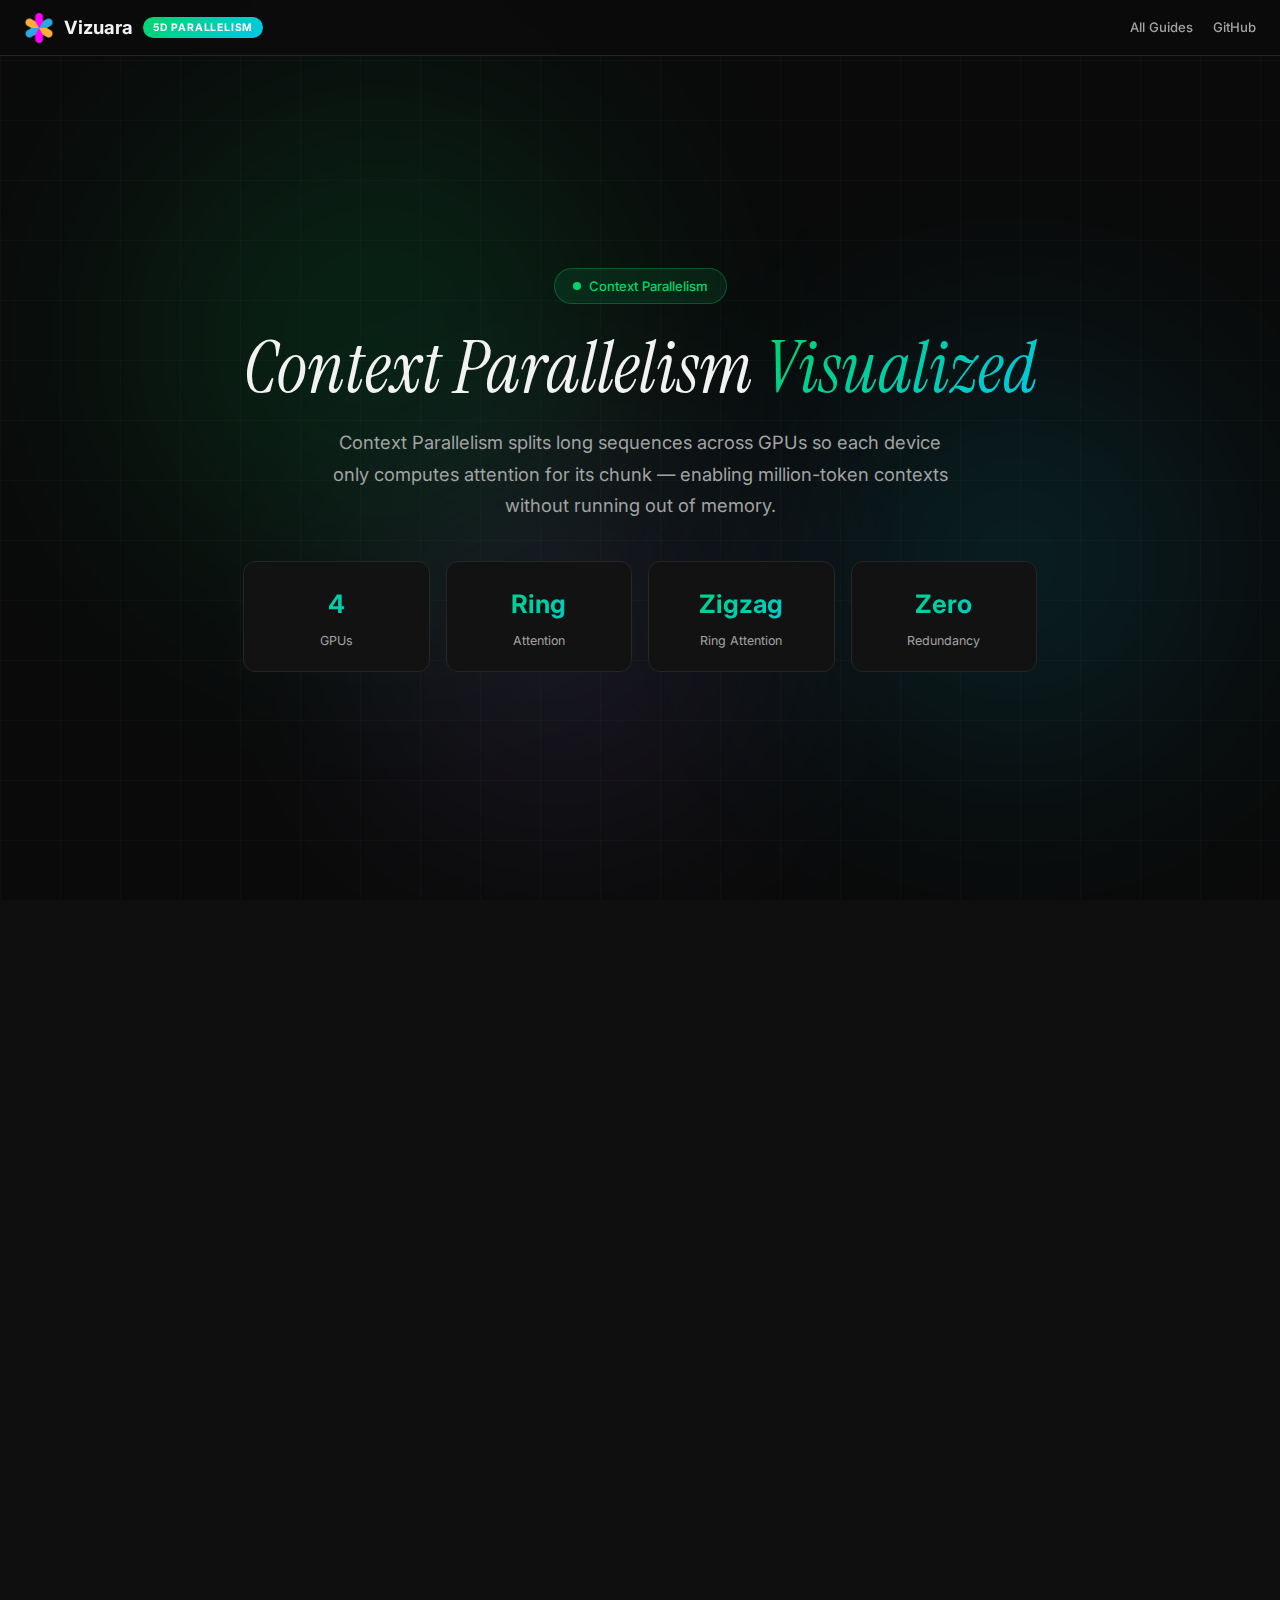
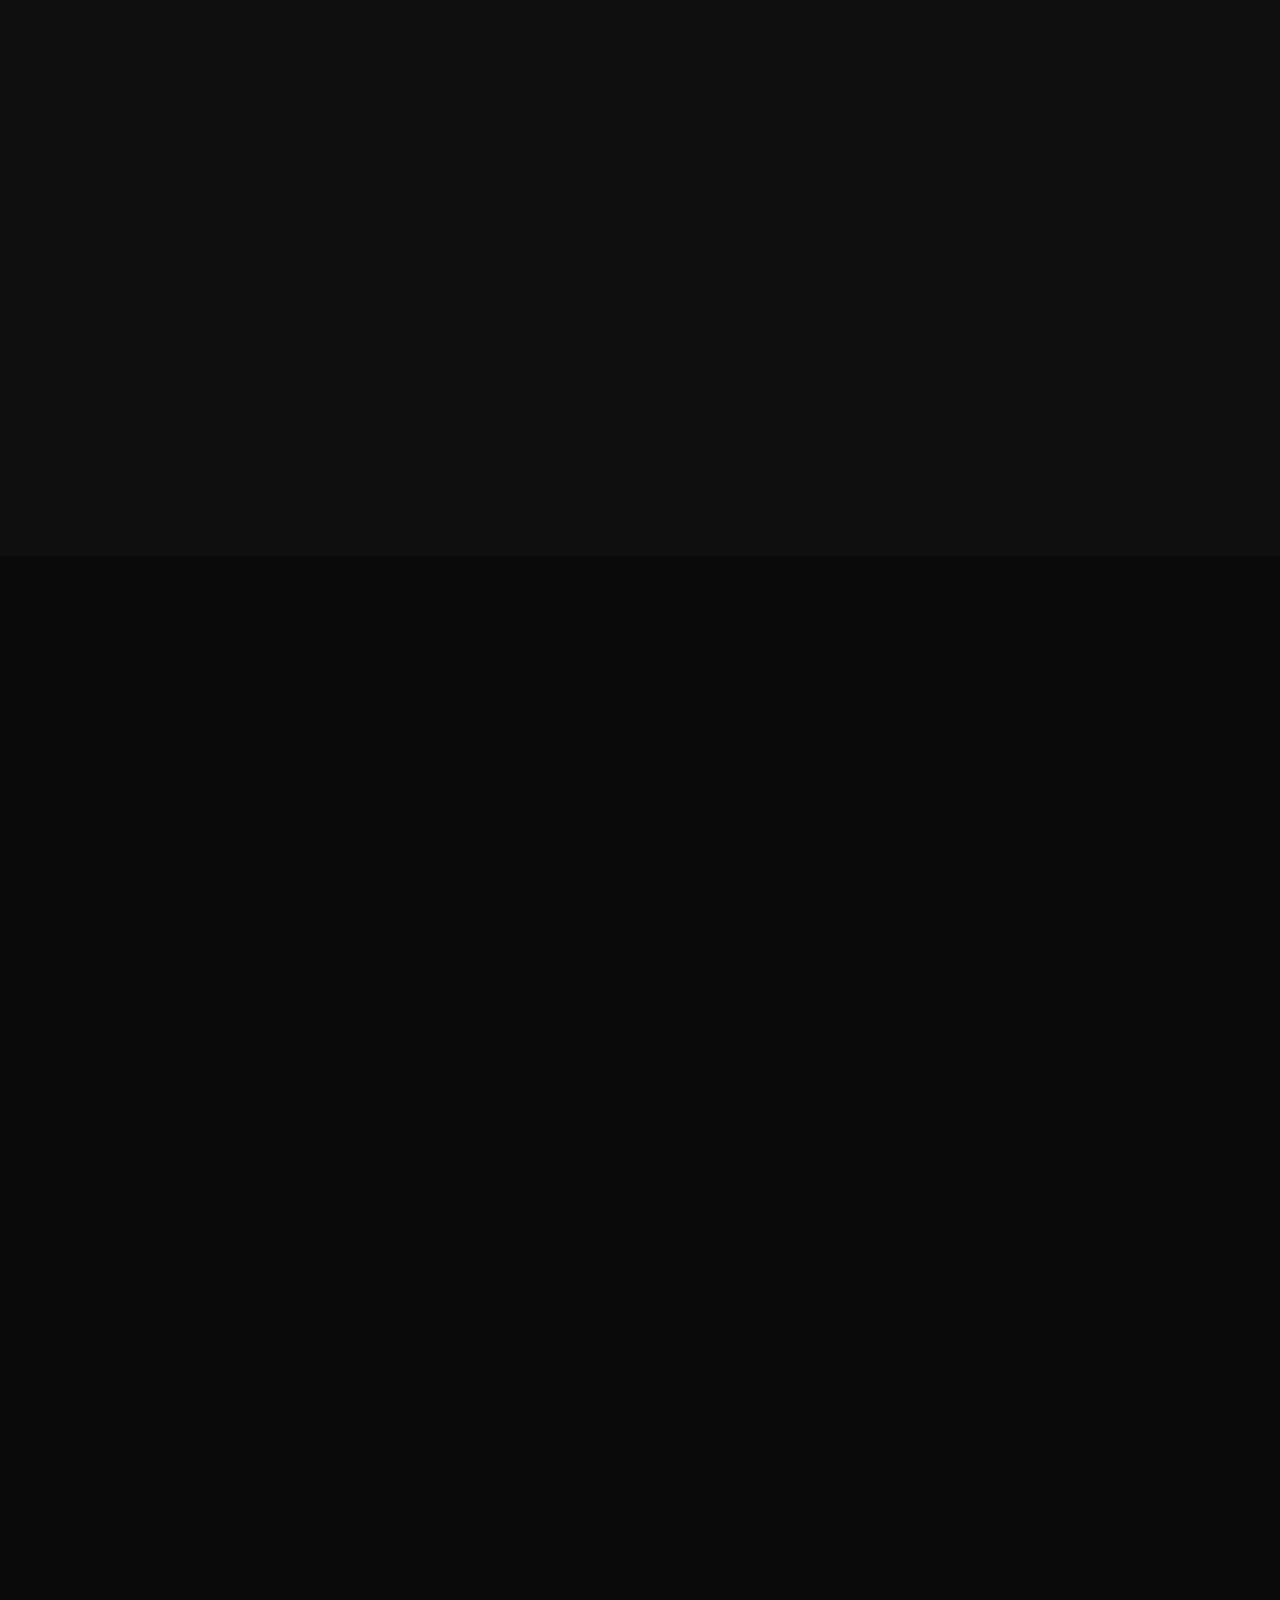
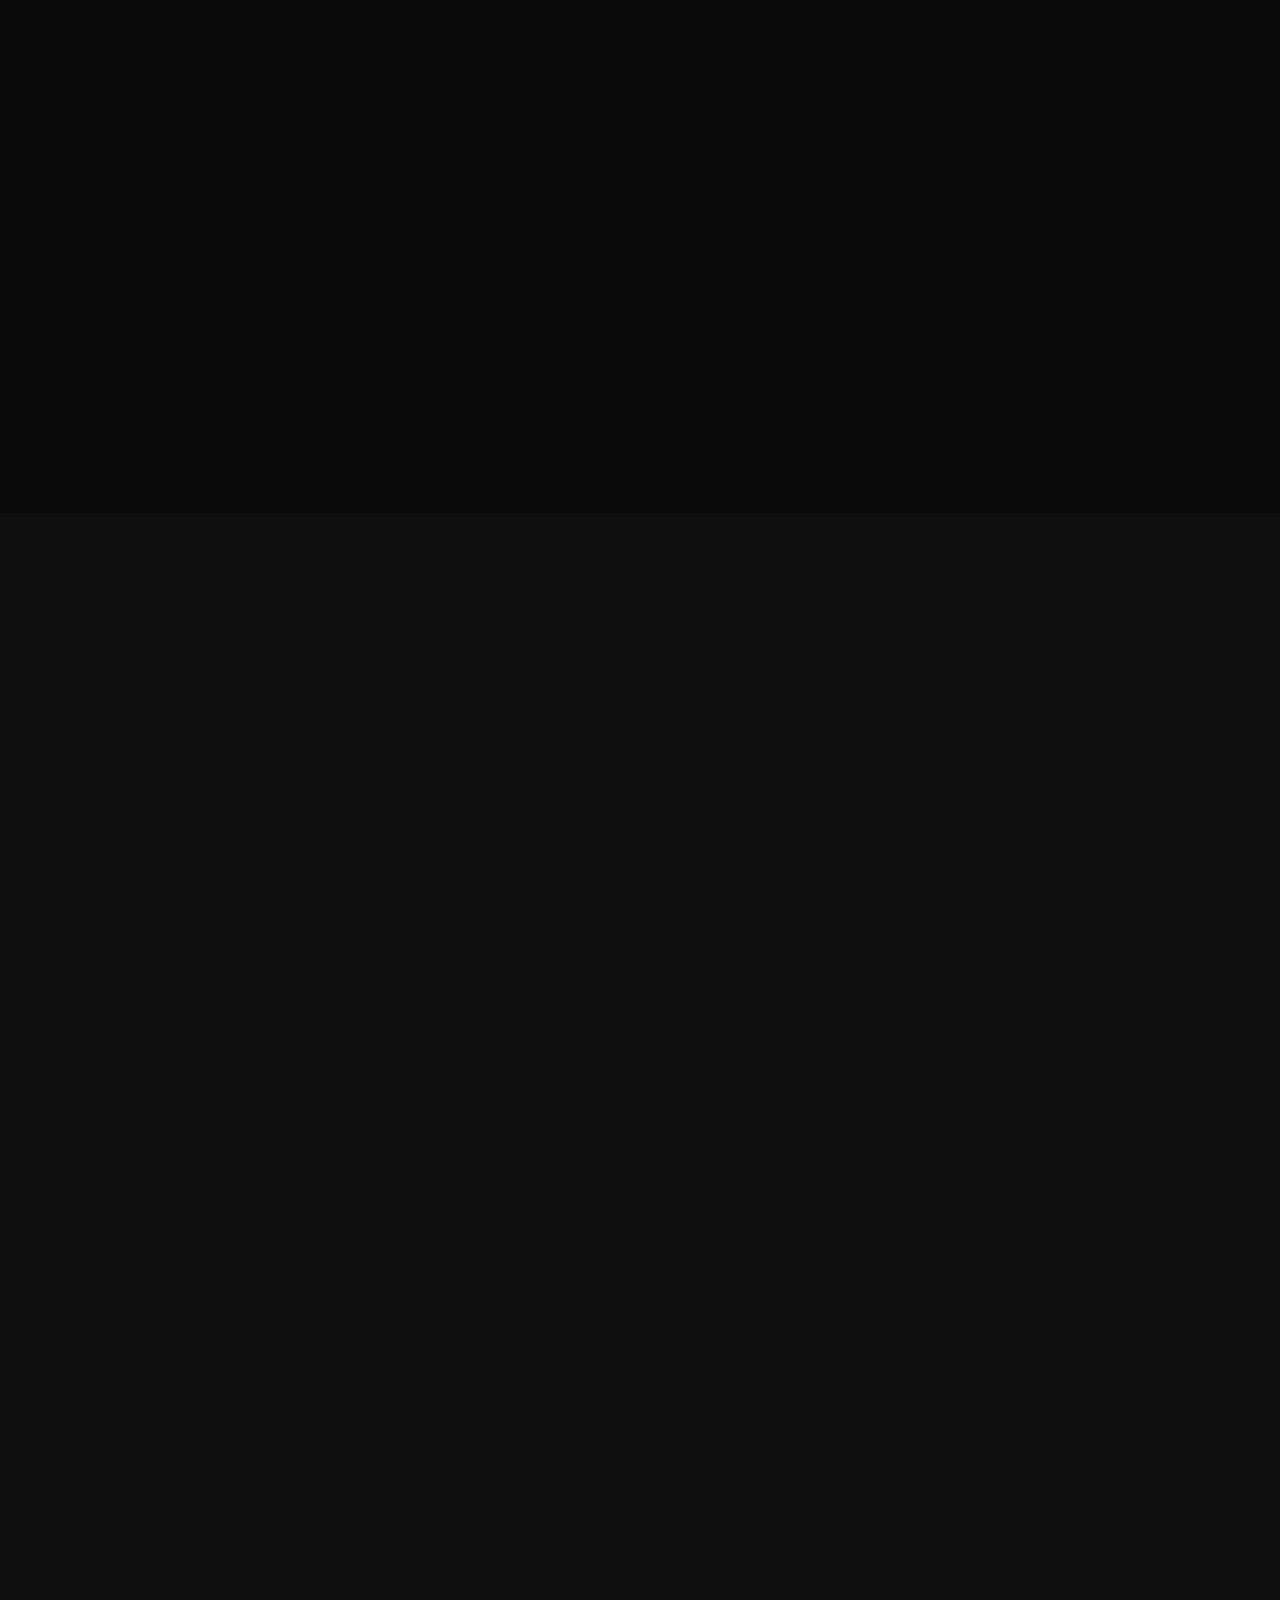
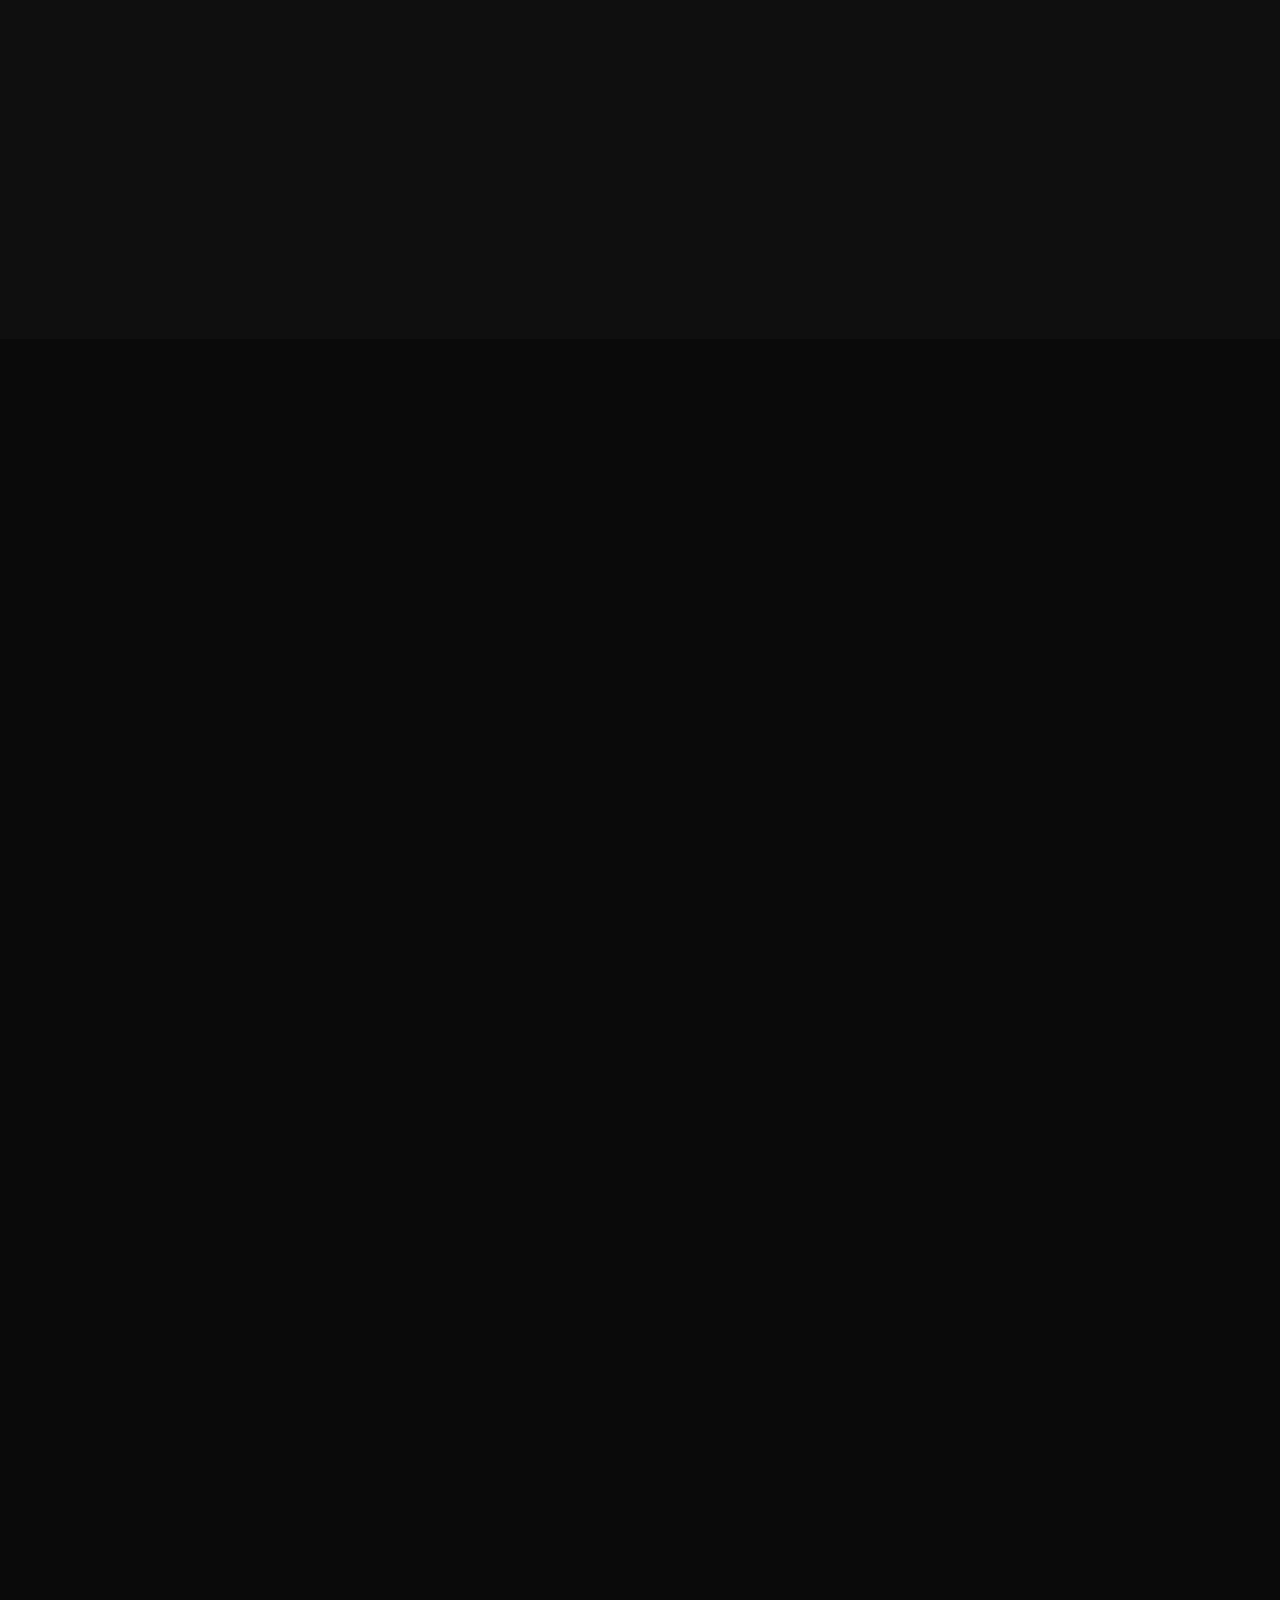
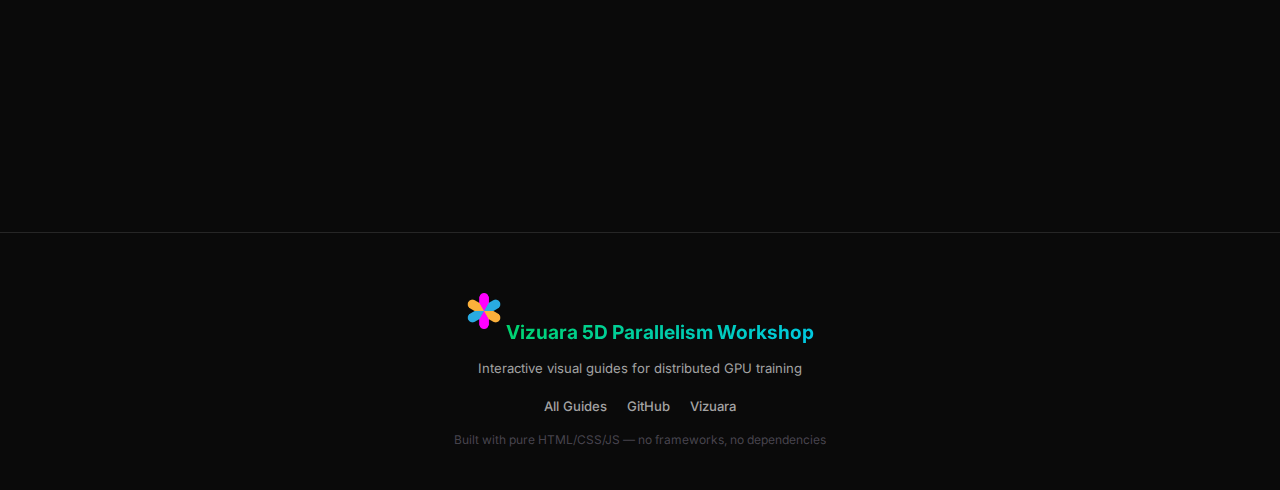
<file: context-parallelism.html>
<!DOCTYPE html>
<html lang="en">
<head>
<meta charset="UTF-8">
<meta name="viewport" content="width=device-width, initial-scale=1.0">
<title>Context Parallelism — Ring Attention &amp; Zigzag Ring Attention</title>
<link href="https://fonts.googleapis.com/css2?family=Inter:wght@300;400;500;600;700;800&family=JetBrains+Mono:wght@400;500;600&family=Instrument+Serif:ital@0;1&display=swap" rel="stylesheet">
<style>
/* ========================================
   CSS Variables — Design System
   ======================================== */
:root {
  --bg: #0a0a0a;
  --bg-card: #121212;
  --bg-card-hover: #1a1a1a;
  --bg-section-alt: #0f0f0f;
  --fg: #f2f2f2;
  --fg-muted: #a3a3a3;
  --border: #262626;
  --border-light: #333;
  --primary: #00d46a;
  --primary-dim: #00a854;
  --secondary: #00c8e6;
  --accent: #a78bfa;
  --red: #FF7043;
  --orange: #FF9800;
  --yellow: #FFCA28;
  --blue: #42A5F5;
  --green: #66BB6A;
  --pink: #F06292;
  --font-sans: 'Inter', system-ui, -apple-system, sans-serif;
  --font-mono: 'JetBrains Mono', 'Fira Code', monospace;
  --font-serif: 'Instrument Serif', Georgia, serif;
  --max-w: 1280px;
  --glow-opacity: 0.15;
  --gpu0: #3b82f6;
  --gpu1: #00d46a;
  --gpu2: #f59e0b;
  --gpu3: #a78bfa;
}

/* --- Reset & Base --- */
*, *::before, *::after { box-sizing: border-box; margin: 0; padding: 0; }
html { scroll-behavior: smooth; font-size: 16px; }
body {
  background: var(--bg);
  color: var(--fg);
  font-family: var(--font-sans);
  line-height: 1.7;
  -webkit-font-smoothing: antialiased;
  overflow-x: hidden;
}
a { color: var(--primary); text-decoration: none; }
a:hover { text-decoration: underline; }
code, pre { font-family: var(--font-mono); }
.container { max-width: var(--max-w); margin: 0 auto; padding: 0 24px; }

.gradient-text {
  background: linear-gradient(135deg, var(--primary) 0%, var(--secondary) 100%);
  -webkit-background-clip: text;
  -webkit-text-fill-color: transparent;
  background-clip: text;
}

/* ========================================
   NAVBAR
   ======================================== */
.navbar {
  position: fixed; top: 0; left: 0; right: 0; z-index: 100;
  background: rgba(10,10,10,0.85);
  backdrop-filter: blur(16px);
  -webkit-backdrop-filter: blur(16px);
  border-bottom: 1px solid var(--border);
}
.nav-inner {
  max-width: var(--max-w); margin: 0 auto; padding: 12px 24px;
  display: flex; align-items: center; justify-content: space-between;
}
.nav-brand { display: flex; align-items: center; gap: 10px; font-weight: 700; font-size: 1.15rem; }
.nav-brand-logo { width: 30px; height: 30px; object-fit: contain; }
.brand-tag {
  font-size: 0.65rem; background: linear-gradient(135deg, var(--primary), var(--secondary));
  color: #fff; padding: 2px 10px; border-radius: 9999px; font-weight: 700;
  text-transform: uppercase; letter-spacing: 0.8px;
}
.nav-links { display: flex; gap: 20px; flex-wrap: wrap; }
.nav-links a { color: var(--fg-muted); font-size: 0.82rem; font-weight: 500; transition: color 0.2s; }
.nav-links a:hover { color: var(--primary); text-decoration: none; }

/* ========================================
   HERO
   ======================================== */
.hero {
  position: relative; min-height: 100vh; display: flex;
  align-items: center; justify-content: center; text-align: center;
  padding: 120px 24px 80px; overflow: hidden;
}
.hero-bg-orbs { position: absolute; inset: 0; pointer-events: none; }
.orb { position: absolute; border-radius: 50%; filter: blur(120px); opacity: 0.12; }
.orb-green { width: 500px; height: 500px; background: var(--primary); top: 10%; left: 10%; animation: float-slow 20s ease-in-out infinite; }
.orb-cyan { width: 400px; height: 400px; background: var(--secondary); top: 40%; right: 5%; animation: float-slow 25s ease-in-out infinite reverse; }
.orb-purple { width: 350px; height: 350px; background: var(--accent); bottom: 10%; left: 30%; animation: float-slow 22s ease-in-out infinite; }
@keyframes float-slow {
  0%, 100% { transform: translate(0, 0); }
  25% { transform: translate(30px, -20px); }
  50% { transform: translate(-20px, 30px); }
  75% { transform: translate(20px, 20px); }
}
.hero-grid-bg {
  position: absolute; inset: 0; pointer-events: none;
  background-image:
    linear-gradient(rgba(255,255,255,0.02) 1px, transparent 1px),
    linear-gradient(90deg, rgba(255,255,255,0.02) 1px, transparent 1px);
  background-size: 60px 60px;
}
.hero-content { position: relative; z-index: 1; max-width: 800px; }
.hero-badge {
  display: inline-flex; align-items: center; gap: 8px;
  background: rgba(0,212,106,0.1); border: 1px solid rgba(0,212,106,0.3);
  border-radius: 9999px; padding: 6px 18px; font-size: 0.82rem;
  font-weight: 500; color: var(--primary); margin-bottom: 24px;
}
.pulse-dot { width: 8px; height: 8px; background: var(--primary); border-radius: 50%; animation: pulse 2s ease-in-out infinite; }
@keyframes pulse { 0%, 100% { opacity: 1; transform: scale(1); } 50% { opacity: 0.5; transform: scale(1.4); } }
.hero h1 {
  font-family: var(--font-serif); font-style: italic;
  font-size: clamp(2.5rem, 7vw, 4.5rem); font-weight: 400; line-height: 1.1; margin-bottom: 20px;
}
.hero-subtitle { font-size: 1.15rem; color: var(--fg-muted); line-height: 1.7; max-width: 620px; margin: 0 auto 40px; }
.hero-cards { display: grid; grid-template-columns: repeat(4, 1fr); gap: 16px; }
.hero-stat-card {
  background: var(--bg-card); border: 1px solid var(--border); border-radius: 12px;
  padding: 20px 12px; transition: border-color 0.3s, transform 0.2s;
}
.hero-stat-card:hover { border-color: rgba(0,212,106,0.3); transform: translateY(-2px); }
.stat-number {
  font-size: 1.6rem; font-weight: 700;
  background: linear-gradient(135deg, var(--primary), var(--secondary));
  -webkit-background-clip: text; -webkit-text-fill-color: transparent; background-clip: text;
}
.stat-label { font-size: 0.78rem; color: var(--fg-muted); margin-top: 4px; }

/* ========================================
   SECTIONS
   ======================================== */
.section { padding: 100px 0; position: relative; }
.section-dark { background: var(--bg-section-alt); }
.section-heading { text-align: center; margin-bottom: 60px; }
.section-label {
  display: inline-block; font-size: 0.78rem; font-weight: 600;
  text-transform: uppercase; letter-spacing: 2px; color: var(--primary); margin-bottom: 12px;
}
.section-heading h2 {
  font-family: var(--font-serif); font-style: italic;
  font-size: clamp(2rem, 4vw, 3rem); font-weight: 400; line-height: 1.2; margin-bottom: 16px;
}
.section-subtitle { color: var(--fg-muted); font-size: 1.05rem; max-width: 650px; margin: 0 auto; }

/* ========================================
   CARDS
   ======================================== */
.card {
  background: var(--bg-card); border: 1px solid var(--border); border-radius: 16px;
  padding: 28px 24px; transition: border-color 0.3s, transform 0.2s;
}
.card:hover { border-color: rgba(0,212,106,0.3); transform: translateY(-3px); }
.card h3 { font-size: 1.15rem; font-weight: 600; margin-bottom: 8px; }
.card p, .card li { font-size: 0.88rem; color: var(--fg-muted); line-height: 1.6; }
.card code {
  background: rgba(0,0,0,0.3); padding: 2px 6px; border-radius: 4px;
  font-size: 0.82rem; color: var(--secondary);
}

/* ========================================
   GRIDS
   ======================================== */
.grid-2 { display: grid; grid-template-columns: 1fr 1fr; gap: 24px; }
.grid-3 { display: grid; grid-template-columns: repeat(3, 1fr); gap: 20px; }
@media (max-width: 900px) { .grid-2, .grid-3 { grid-template-columns: 1fr; } }

/* ========================================
   INSIGHT BOX
   ======================================== */
.insight-box {
  background: rgba(0,212,106,0.06); border: 1px solid rgba(0,212,106,0.25);
  border-radius: 14px; padding: 22px 28px; margin-top: 28px;
}
.insight-box .insight-label {
  font-size: 0.72rem; font-weight: 700; text-transform: uppercase;
  letter-spacing: 1.5px; color: var(--primary); margin-bottom: 8px;
}
.insight-box p { font-size: 0.92rem; color: var(--fg); line-height: 1.7; }
.insight-box code { color: var(--secondary); background: rgba(0,0,0,0.3); padding: 2px 6px; border-radius: 4px; font-size: 0.82rem; }

/* ========================================
   SECTION A: LONG SEQUENCES PROBLEM
   ======================================== */
.problem-visual {
  max-width: 700px; margin: 0 auto; padding: 32px 0;
}
.sequence-bar {
  display: flex; align-items: center; gap: 2px; margin-bottom: 24px;
  padding: 16px; background: rgba(0,0,0,0.3); border-radius: 12px;
  border: 1px solid var(--border); overflow: hidden;
}
.seq-token {
  flex: 1; height: 28px; border-radius: 4px; min-width: 2px;
  transition: background 0.3s;
}
.mem-equation {
  text-align: center; font-family: var(--font-mono); font-size: 1.3rem;
  color: var(--secondary); margin: 20px 0; font-weight: 600;
}
.mem-equation span { color: var(--red); }
.attn-matrix-demo {
  display: flex; align-items: center; justify-content: center; gap: 32px;
  flex-wrap: wrap; margin: 32px 0;
}
.matrix-box {
  display: flex; flex-direction: column; align-items: center; gap: 8px;
}
.matrix-grid {
  border: 2px solid var(--border); border-radius: 6px; overflow: hidden;
  display: grid; transition: all 0.5s ease;
}
.matrix-cell {
  transition: all 0.5s ease;
}
.matrix-label {
  font-family: var(--font-mono); font-size: 0.78rem; color: var(--fg-muted);
  font-weight: 600;
}
.matrix-mem {
  font-family: var(--font-mono); font-size: 0.72rem; color: var(--red);
  font-weight: 600;
}
.gpu-single-box {
  background: var(--bg-card); border: 2px solid var(--red);
  border-radius: 12px; padding: 20px 32px; text-align: center;
  position: relative; overflow: hidden;
}
.gpu-single-box::after {
  content: ''; position: absolute; inset: 0;
  background: linear-gradient(135deg, rgba(255,112,67,0.05), transparent);
}
.gpu-single-box .gpu-label {
  font-weight: 700; font-size: 1rem; margin-bottom: 4px;
}
.gpu-single-box .gpu-mem-label {
  font-family: var(--font-mono); font-size: 0.78rem; color: var(--fg-muted);
}

/* Memory usage bar */
.mem-usage-bar {
  margin: 24px auto; max-width: 500px;
}
.mem-bar-track {
  width: 100%; height: 36px; background: rgba(0,0,0,0.4);
  border-radius: 8px; overflow: hidden; border: 1px solid var(--border);
  position: relative;
}
.mem-bar-fill {
  height: 100%; border-radius: 8px 0 0 8px; display: flex; align-items: center;
  padding: 0 12px; font-size: 0.72rem; font-weight: 700; color: #fff;
  transition: width 0.8s ease;
}
.mem-bar-fill.overflow {
  background: linear-gradient(90deg, var(--red), #ff3333);
}
.mem-bar-fill.ok {
  background: linear-gradient(90deg, var(--primary), var(--secondary));
}
.mem-bar-capacity {
  position: absolute; right: 8px; top: 50%; transform: translateY(-50%);
  font-size: 0.68rem; color: var(--fg-muted); font-family: var(--font-mono);
}
.seq-slider-container {
  text-align: center; margin: 24px 0;
}
.seq-slider-container label {
  font-size: 0.82rem; color: var(--fg-muted); display: block; margin-bottom: 8px;
}
.seq-slider-container input[type="range"] {
  -webkit-appearance: none; width: 300px; height: 6px;
  background: var(--border); border-radius: 3px; outline: none;
}
.seq-slider-container input[type="range"]::-webkit-slider-thumb {
  -webkit-appearance: none; width: 18px; height: 18px; border-radius: 50%;
  background: var(--primary); cursor: pointer; border: 2px solid var(--bg);
}
.seq-slider-value {
  font-family: var(--font-mono); font-size: 1.2rem; font-weight: 700;
  color: var(--secondary); margin-top: 8px;
}

/* ========================================
   SECTION B: RING ATTENTION
   ======================================== */
.ring-container {
  position: relative; max-width: 800px; margin: 0 auto;
}
.ring-viz {
  position: relative; width: 100%; aspect-ratio: 1;
  max-width: 520px; margin: 0 auto;
}
.ring-svg {
  position: absolute; inset: 0; width: 100%; height: 100%;
}
.ring-gpu {
  position: absolute; width: 110px; height: 110px;
  border-radius: 16px; display: flex; flex-direction: column;
  align-items: center; justify-content: center; gap: 4px;
  border: 2px solid; transition: box-shadow 0.4s, transform 0.3s;
  z-index: 2; background: var(--bg-card);
}
.ring-gpu:hover { transform: scale(1.05); }
.ring-gpu.gpu-0 { border-color: var(--gpu0); top: 0; left: 50%; transform: translateX(-50%); }
.ring-gpu.gpu-1 { border-color: var(--gpu1); top: 50%; right: 0; transform: translateY(-50%); }
.ring-gpu.gpu-2 { border-color: var(--gpu2); bottom: 0; left: 50%; transform: translateX(-50%); }
.ring-gpu.gpu-3 { border-color: var(--gpu3); top: 50%; left: 0; transform: translateY(-50%); }
.ring-gpu.gpu-0:hover { transform: translateX(-50%) scale(1.05); }
.ring-gpu.gpu-1:hover { transform: translateY(-50%) scale(1.05); }
.ring-gpu.gpu-2:hover { transform: translateX(-50%) scale(1.05); }
.ring-gpu.gpu-3:hover { transform: translateY(-50%) scale(1.05); }
.ring-gpu .gpu-name {
  font-size: 0.78rem; font-weight: 700; text-transform: uppercase;
  letter-spacing: 1px;
}
.ring-gpu .gpu-q-label {
  font-family: var(--font-mono); font-size: 0.68rem; color: var(--fg-muted);
}
.ring-gpu .gpu-kv-blocks {
  display: flex; gap: 3px; margin-top: 4px; min-height: 20px;
  align-items: center; justify-content: center;
}
.kv-block {
  width: 18px; height: 18px; border-radius: 4px; font-size: 0.55rem;
  display: flex; align-items: center; justify-content: center;
  font-weight: 700; color: #fff; transition: all 0.6s cubic-bezier(0.34, 1.56, 0.64, 1);
}
.kv-block.kv-0 { background: var(--gpu0); }
.kv-block.kv-1 { background: var(--gpu1); }
.kv-block.kv-2 { background: var(--gpu2); }
.kv-block.kv-3 { background: var(--gpu3); }

/* Ring arrows (SVG-based) */
.ring-arrow {
  stroke: var(--border-light);
  stroke-width: 2;
  fill: none;
  marker-end: url(#arrowhead);
}

/* Step indicator */
.ring-step-info {
  text-align: center; margin: 28px 0 20px;
}
.ring-step-badge {
  display: inline-flex; align-items: center; gap: 8px;
  background: rgba(0,200,230,0.1); border: 1px solid rgba(0,200,230,0.3);
  border-radius: 9999px; padding: 8px 20px; font-size: 0.88rem;
  font-weight: 600; color: var(--secondary);
}
.ring-step-desc {
  font-size: 0.92rem; color: var(--fg-muted); margin-top: 12px; max-width: 500px;
  margin-left: auto; margin-right: auto; line-height: 1.6;
}

/* Step controls */
.ring-controls {
  display: flex; align-items: center; justify-content: center; gap: 16px;
  margin: 20px 0;
}
.ring-btn {
  background: var(--bg-card); border: 1px solid var(--border);
  color: var(--fg); padding: 10px 24px; border-radius: 10px;
  font-family: var(--font-sans); font-size: 0.88rem; font-weight: 600;
  cursor: pointer; transition: all 0.2s;
}
.ring-btn:hover { border-color: var(--primary); color: var(--primary); background: rgba(0,212,106,0.05); }
.ring-btn:disabled { opacity: 0.3; cursor: not-allowed; }
.ring-btn:disabled:hover { border-color: var(--border); color: var(--fg); background: var(--bg-card); }
.ring-btn-auto {
  background: rgba(0,212,106,0.1); border: 1px solid rgba(0,212,106,0.3);
  color: var(--primary);
}
.ring-btn-auto:hover { background: rgba(0,212,106,0.2); }
.ring-btn-auto.playing { background: rgba(0,212,106,0.2); border-color: var(--primary); }

.step-dots {
  display: flex; gap: 8px;
}
.step-dot {
  width: 10px; height: 10px; border-radius: 50%;
  background: var(--border); transition: all 0.3s;
}
.step-dot.active { background: var(--secondary); transform: scale(1.3); }
.step-dot.done { background: var(--primary); }

/* Computed attention grid for each GPU */
.attn-progress-container {
  margin: 28px 0;
}
.attn-progress-label {
  font-size: 0.82rem; font-weight: 600; text-align: center; margin-bottom: 16px;
}
.attn-progress-grid {
  display: grid; grid-template-columns: repeat(4, 1fr); gap: 16px;
  max-width: 600px; margin: 0 auto;
}
.attn-gpu-progress {
  text-align: center;
}
.attn-gpu-progress .gpu-tag {
  font-size: 0.72rem; font-weight: 700; margin-bottom: 6px;
}
.attn-mini-grid {
  display: grid; grid-template-columns: repeat(4, 1fr); gap: 2px;
  margin: 0 auto; max-width: 80px;
}
.attn-mini-cell {
  aspect-ratio: 1; border-radius: 3px; background: var(--border);
  transition: background 0.4s ease;
}
.attn-mini-cell.computed-0 { background: var(--gpu0); }
.attn-mini-cell.computed-1 { background: var(--gpu1); }
.attn-mini-cell.computed-2 { background: var(--gpu2); }
.attn-mini-cell.computed-3 { background: var(--gpu3); }

/* Communication indicator */
.comm-indicator {
  display: flex; align-items: center; justify-content: center; gap: 8px;
  margin: 12px 0; font-size: 0.78rem; color: var(--fg-muted);
}
.comm-arrow-icon {
  width: 20px; height: 20px; fill: var(--secondary);
  animation: comm-pulse 1.5s ease-in-out infinite;
}
@keyframes comm-pulse {
  0%, 100% { opacity: 0.5; }
  50% { opacity: 1; }
}

/* ========================================
   SECTION C: ZIGZAG RING ATTENTION
   ======================================== */
.toggle-container {
  display: flex; justify-content: center; gap: 4px;
  background: var(--bg-card); border: 1px solid var(--border);
  border-radius: 12px; padding: 4px; width: fit-content; margin: 0 auto 32px;
}
.toggle-btn {
  padding: 10px 28px; border-radius: 10px; border: none;
  font-family: var(--font-sans); font-size: 0.88rem; font-weight: 600;
  cursor: pointer; transition: all 0.3s; background: transparent; color: var(--fg-muted);
}
.toggle-btn.active {
  background: linear-gradient(135deg, var(--primary), var(--secondary));
  color: #000;
}
.toggle-btn:hover:not(.active) { color: var(--fg); }

/* Causal mask visual */
.causal-mask-container {
  display: flex; align-items: flex-start; justify-content: center; gap: 48px;
  flex-wrap: wrap; margin: 32px 0;
}
.causal-mask-box {
  text-align: center;
}
.causal-mask-box h4 {
  font-size: 0.88rem; font-weight: 600; margin-bottom: 12px;
}
.causal-grid {
  display: grid; gap: 1px; border: 1px solid var(--border); border-radius: 6px;
  overflow: hidden; margin: 0 auto;
}
.causal-cell {
  display: flex; align-items: center; justify-content: center;
  font-size: 0.5rem; font-weight: 600; transition: all 0.4s;
}
.causal-cell.masked { background: rgba(255,255,255,0.02); }
.causal-cell.active { opacity: 0.9; }

/* Workload bars */
.workload-container {
  max-width: 500px; margin: 32px auto;
}
.workload-bar-row {
  display: flex; align-items: center; gap: 12px; margin-bottom: 10px;
}
.workload-gpu-label {
  min-width: 60px; font-size: 0.78rem; font-weight: 700;
  font-family: var(--font-mono);
}
.workload-bar-track {
  flex: 1; height: 28px; background: rgba(0,0,0,0.3);
  border-radius: 6px; overflow: hidden; border: 1px solid var(--border);
  position: relative;
}
.workload-bar-fill {
  height: 100%; border-radius: 6px; transition: width 0.6s ease;
  display: flex; align-items: center; padding: 0 8px;
  font-size: 0.68rem; font-weight: 700; color: #fff;
}
.workload-pct {
  font-family: var(--font-mono); font-size: 0.72rem; min-width: 40px;
  text-align: right; color: var(--fg-muted);
}

/* Token assignment visual */
.token-assign-container {
  max-width: 650px; margin: 32px auto;
}
.token-row {
  display: flex; align-items: center; gap: 8px; margin-bottom: 8px;
}
.token-row-label {
  min-width: 65px; font-size: 0.78rem; font-weight: 700;
  font-family: var(--font-mono);
}
.token-cells {
  display: flex; gap: 3px; flex: 1;
}
.token-cell {
  flex: 1; height: 30px; border-radius: 4px; display: flex;
  align-items: center; justify-content: center;
  font-size: 0.6rem; font-weight: 700; color: #fff;
  transition: all 0.4s ease;
}

/* ========================================
   SECTION D: COMPARISON TABLE
   ======================================== */
.comparison-table-wrap {
  overflow-x: auto; margin: 32px 0;
}
.comparison-table {
  width: 100%; border-collapse: collapse; font-size: 0.88rem;
}
.comparison-table th {
  padding: 14px 18px; text-align: left;
  font-weight: 600; font-size: 0.78rem; text-transform: uppercase;
  letter-spacing: 1px; color: var(--fg-muted);
  border-bottom: 2px solid var(--border);
  background: rgba(0,0,0,0.3);
}
.comparison-table td {
  padding: 14px 18px; border-bottom: 1px solid var(--border);
  color: var(--fg);
}
.comparison-table tr:hover td { background: rgba(0,212,106,0.03); }
.comparison-table .val-good { color: var(--primary); font-weight: 600; }
.comparison-table .val-warn { color: var(--orange); font-weight: 600; }
.comparison-table .val-great { color: var(--secondary); font-weight: 600; }

.dual-pattern-container {
  display: grid; grid-template-columns: 1fr 1fr; gap: 32px;
  margin: 32px 0;
}
@media (max-width: 768px) { .dual-pattern-container { grid-template-columns: 1fr; } }

.pattern-box {
  background: var(--bg-card); border: 1px solid var(--border);
  border-radius: 14px; padding: 24px; text-align: center;
}
.pattern-box h4 {
  font-size: 0.92rem; font-weight: 700; margin-bottom: 16px;
}
.pattern-box .pattern-grid {
  display: grid; gap: 1px; margin: 0 auto;
  border: 1px solid var(--border); border-radius: 4px; overflow: hidden;
}
.pattern-box .pattern-cell {
  aspect-ratio: 1; transition: all 0.3s;
}
.pattern-box .pattern-cell.masked { background: rgba(255,255,255,0.02); }

/* ========================================
   FOOTER
   ======================================== */
.footer {
  padding: 60px 0 40px; border-top: 1px solid var(--border); text-align: center;
}
.footer-logo { width: 36px; height: 36px; object-fit: contain; margin-bottom: 10px; }
.footer-brand {
  font-size: 1.2rem; font-weight: 700; margin-bottom: 8px;
  background: linear-gradient(135deg, var(--primary), var(--secondary));
  -webkit-background-clip: text; -webkit-text-fill-color: transparent; background-clip: text;
  display: inline-block;
}
.footer p { font-size: 0.82rem; color: var(--fg-muted); }
.footer-muted { font-size: 0.75rem !important; color: rgba(168,160,184,0.4) !important; margin-top: 12px; }
.footer-links { display: flex; gap: 20px; justify-content: center; margin-top: 16px; }
.footer-links a { color: var(--fg-muted); font-size: 0.82rem; font-weight: 500; }
.footer-links a:hover { color: var(--primary); }

/* ========================================
   ANIMATIONS
   ======================================== */
.fade-in { opacity: 0; transform: translateY(24px); transition: opacity 0.7s ease, transform 0.7s ease; }
.fade-in.visible { opacity: 1; transform: translateY(0); }

/* Stagger children */
.stagger-1 { transition-delay: 0.05s; }
.stagger-2 { transition-delay: 0.1s; }
.stagger-3 { transition-delay: 0.15s; }
.stagger-4 { transition-delay: 0.2s; }

/* ========================================
   RESPONSIVE
   ======================================== */
@media (max-width: 768px) {
  .hero-cards { grid-template-columns: repeat(2, 1fr); }
  .ring-viz { max-width: 360px; }
  .ring-gpu { width: 85px; height: 85px; }
  .ring-gpu .gpu-name { font-size: 0.68rem; }
  .attn-progress-grid { grid-template-columns: repeat(2, 1fr); }
  .causal-mask-container { gap: 24px; }
  .hero h1 { font-size: clamp(2rem, 6vw, 3.5rem); }
  .section { padding: 60px 0; }
}
@media (max-width: 480px) {
  .hero-cards { grid-template-columns: 1fr 1fr; }
  .ring-controls { flex-wrap: wrap; }
}

/* ========================================
   KV FLYING ANIMATION
   ======================================== */
.kv-fly {
  position: absolute;
  width: 18px; height: 18px;
  border-radius: 4px;
  font-size: 0.55rem; font-weight: 700; color: #fff;
  display: flex; align-items: center; justify-content: center;
  z-index: 10; pointer-events: none;
  transition: all 0.7s cubic-bezier(0.34, 1.56, 0.64, 1);
  box-shadow: 0 0 12px rgba(0,0,0,0.5);
}

/* Glow effect for active GPU */
.ring-gpu.active-step {
  box-shadow: 0 0 20px rgba(0,212,106,0.3);
}
</style>
</head>
<body>

<!-- ============ NAVBAR ============ -->
<nav class="navbar">
  <div class="nav-inner">
    <div class="nav-brand">
      <img src="vizlogo.png" alt="Vizuara" class="nav-brand-logo">
      <span>Vizuara</span>
      <span class="brand-tag">5D Parallelism</span>
    </div>
    <div class="nav-links">
      <a href="index.html">All Guides</a>
      <a href="https://github.com/VizuaraAI/5d-parallelism-visual-guide" target="_blank">GitHub</a>
    </div>
  </div>
</nav>

<!-- ============ HERO ============ -->
<section class="hero" id="overview">
  <div class="hero-bg-orbs">
    <div class="orb orb-green"></div>
    <div class="orb orb-cyan"></div>
    <div class="orb orb-purple"></div>
  </div>
  <div class="hero-grid-bg"></div>
  <div class="hero-content">
    <div class="hero-badge">
      <span class="pulse-dot"></span>
      Context Parallelism
    </div>
    <h1>Context Parallelism <span class="gradient-text">Visualized</span></h1>
    <p class="hero-subtitle">Context Parallelism splits long sequences across GPUs so each device only computes attention for its chunk &mdash; enabling million-token contexts without running out of memory.</p>

    <div class="hero-cards">
      <div class="hero-stat-card">
        <div class="stat-number">4</div>
        <div class="stat-label">GPUs</div>
      </div>
      <div class="hero-stat-card">
        <div class="stat-number">Ring</div>
        <div class="stat-label">Attention</div>
      </div>
      <div class="hero-stat-card">
        <div class="stat-number">Zigzag</div>
        <div class="stat-label">Ring Attention</div>
      </div>
      <div class="hero-stat-card">
        <div class="stat-number">Zero</div>
        <div class="stat-label">Redundancy</div>
      </div>
    </div>
  </div>
</section>

<!-- ============ SECTION A: THE PROBLEM ============ -->
<section class="section section-dark" id="problem">
  <div class="container">
    <div class="section-heading fade-in">
      <span class="section-label">The Problem</span>
      <h2>Long Sequences <span class="gradient-text">Don't Fit</span></h2>
      <p class="section-subtitle">Self-attention memory scales quadratically with sequence length. At 128K tokens, a single GPU simply cannot hold the attention matrix.</p>
    </div>

    <div class="fade-in">
      <div class="card" style="max-width:760px; margin:0 auto;">
        <h3>A Single GPU vs. Long Sequences</h3>
        <p style="margin-bottom:20px;">Drag the slider to see how attention memory explodes with sequence length.</p>

        <div class="seq-slider-container">
          <label for="seqSlider">Sequence Length (S)</label>
          <input type="range" id="seqSlider" min="0" max="4" step="1" value="1">
          <div class="seq-slider-value" id="seqValue">8K tokens</div>
        </div>

        <div class="gpu-single-box" style="max-width:400px; margin:20px auto;">
          <div class="gpu-label">Single GPU</div>
          <div class="gpu-mem-label">80 GB HBM (A100)</div>
        </div>

        <div class="mem-usage-bar">
          <div style="display:flex; justify-content:space-between; font-size:0.72rem; color:var(--fg-muted); margin-bottom:4px;">
            <span>Attention Memory Usage</span>
            <span id="memUsageLabel">2 GB</span>
          </div>
          <div class="mem-bar-track">
            <div class="mem-bar-fill ok" id="memBarFill" style="width:2.5%"></div>
            <div class="mem-bar-capacity">80 GB</div>
          </div>
        </div>

        <div class="mem-equation">
          Memory = S<sup>2</sup> &times; 2 bytes = <span id="memCalc">128 MB</span>
        </div>

        <!-- Attention matrix size visualization -->
        <div class="attn-matrix-demo" id="attnMatrixDemo">
          <!-- Populated by JS -->
        </div>

        <div class="insight-box">
          <div class="insight-label">Key Takeaway</div>
          <p>At <code>S = 128K</code>, the attention matrix alone is <strong>32 GB</strong> &mdash; nearly half an A100's memory, leaving no room for model weights, gradients, or activations. Context Parallelism splits this across GPUs.</p>
        </div>
      </div>
    </div>
  </div>
</section>

<!-- ============ SECTION B: RING ATTENTION ============ -->
<section class="section" id="ring-attention">
  <div class="container">
    <div class="section-heading fade-in">
      <span class="section-label">Core Mechanism</span>
      <h2>Ring Attention &mdash; <span class="gradient-text">The Core Idea</span></h2>
      <p class="section-subtitle">Arrange GPUs in a ring. Each GPU holds Q for its chunk and passes K,V around the ring, computing partial attention at each step.</p>
    </div>

    <div class="fade-in">
      <div class="card" style="max-width:880px; margin:0 auto; padding:36px 28px;">

        <!-- Ring step info -->
        <div class="ring-step-info">
          <div class="ring-step-badge" id="ringStepBadge">Step 0 of 3</div>
          <p class="ring-step-desc" id="ringStepDesc">Each GPU starts with its own K,V chunk. Compute local Q &times; K<sup>T</sup> attention.</p>
        </div>

        <!-- Ring visualization -->
        <div class="ring-viz" id="ringViz">
          <!-- SVG ring arrows -->
          <svg class="ring-svg" viewBox="0 0 520 520">
            <defs>
              <marker id="arrowhead" markerWidth="8" markerHeight="6" refX="8" refY="3" orient="auto">
                <polygon points="0 0, 8 3, 0 6" fill="#555" />
              </marker>
            </defs>
            <!-- Clockwise arrows: 0->1, 1->2, 2->3, 3->0 -->
            <!-- Top to Right -->
            <path d="M 310 55 C 400 55, 465 120, 465 210" class="ring-arrow" />
            <!-- Right to Bottom -->
            <path d="M 465 310 C 465 400, 400 465, 310 465" class="ring-arrow" />
            <!-- Bottom to Left -->
            <path d="M 210 465 C 120 465, 55 400, 55 310" class="ring-arrow" />
            <!-- Left to Top -->
            <path d="M 55 210 C 55 120, 120 55, 210 55" class="ring-arrow" />
          </svg>

          <!-- GPU 0 - Top (12 o'clock) -->
          <div class="ring-gpu gpu-0" id="ringGpu0">
            <div class="gpu-name" style="color:var(--gpu0);">GPU 0</div>
            <div class="gpu-q-label">Q: chunk 0</div>
            <div class="gpu-kv-blocks" id="kvBlocks0"></div>
          </div>

          <!-- GPU 1 - Right (3 o'clock) -->
          <div class="ring-gpu gpu-1" id="ringGpu1">
            <div class="gpu-name" style="color:var(--gpu1);">GPU 1</div>
            <div class="gpu-q-label">Q: chunk 1</div>
            <div class="gpu-kv-blocks" id="kvBlocks1"></div>
          </div>

          <!-- GPU 2 - Bottom (6 o'clock) -->
          <div class="ring-gpu gpu-2" id="ringGpu2">
            <div class="gpu-name" style="color:var(--gpu2);">GPU 2</div>
            <div class="gpu-q-label">Q: chunk 2</div>
            <div class="gpu-kv-blocks" id="kvBlocks2"></div>
          </div>

          <!-- GPU 3 - Left (9 o'clock) -->
          <div class="ring-gpu gpu-3" id="ringGpu3">
            <div class="gpu-name" style="color:var(--gpu3);">GPU 3</div>
            <div class="gpu-q-label">Q: chunk 3</div>
            <div class="gpu-kv-blocks" id="kvBlocks3"></div>
          </div>
        </div>

        <!-- Controls -->
        <div class="ring-controls">
          <button class="ring-btn" id="ringPrev" disabled>Prev</button>
          <div class="step-dots" id="stepDots">
            <div class="step-dot active" data-step="0"></div>
            <div class="step-dot" data-step="1"></div>
            <div class="step-dot" data-step="2"></div>
            <div class="step-dot" data-step="3"></div>
          </div>
          <button class="ring-btn" id="ringNext">Next</button>
          <button class="ring-btn ring-btn-auto" id="ringAuto">Auto Play</button>
        </div>

        <!-- Communication indicator -->
        <div class="comm-indicator" id="commIndicator">
          <svg class="comm-arrow-icon" viewBox="0 0 24 24"><path d="M12 2L20 12L12 22M4 12h16" stroke="currentColor" stroke-width="2" fill="none" stroke-linecap="round" stroke-linejoin="round"/></svg>
          <span id="commText">No communication &mdash; each GPU uses local K,V</span>
        </div>

        <!-- Attention progress per GPU -->
        <div class="attn-progress-container">
          <div class="attn-progress-label">Attention Blocks Computed per GPU</div>
          <div class="attn-progress-grid" id="attnProgressGrid">
            <!-- GPU 0 -->
            <div class="attn-gpu-progress">
              <div class="gpu-tag" style="color:var(--gpu0);">GPU 0 (Q<sub>0</sub>)</div>
              <div class="attn-mini-grid" id="attnMini0">
                <div class="attn-mini-cell" data-col="0"></div>
                <div class="attn-mini-cell" data-col="1"></div>
                <div class="attn-mini-cell" data-col="2"></div>
                <div class="attn-mini-cell" data-col="3"></div>
              </div>
              <div style="font-size:0.65rem; color:var(--fg-muted); margin-top:4px;">Q<sub>0</sub> &times; K<sub>?</sub></div>
            </div>
            <!-- GPU 1 -->
            <div class="attn-gpu-progress">
              <div class="gpu-tag" style="color:var(--gpu1);">GPU 1 (Q<sub>1</sub>)</div>
              <div class="attn-mini-grid" id="attnMini1">
                <div class="attn-mini-cell" data-col="0"></div>
                <div class="attn-mini-cell" data-col="1"></div>
                <div class="attn-mini-cell" data-col="2"></div>
                <div class="attn-mini-cell" data-col="3"></div>
              </div>
              <div style="font-size:0.65rem; color:var(--fg-muted); margin-top:4px;">Q<sub>1</sub> &times; K<sub>?</sub></div>
            </div>
            <!-- GPU 2 -->
            <div class="attn-gpu-progress">
              <div class="gpu-tag" style="color:var(--gpu2);">GPU 2 (Q<sub>2</sub>)</div>
              <div class="attn-mini-grid" id="attnMini2">
                <div class="attn-mini-cell" data-col="0"></div>
                <div class="attn-mini-cell" data-col="1"></div>
                <div class="attn-mini-cell" data-col="2"></div>
                <div class="attn-mini-cell" data-col="3"></div>
              </div>
              <div style="font-size:0.65rem; color:var(--fg-muted); margin-top:4px;">Q<sub>2</sub> &times; K<sub>?</sub></div>
            </div>
            <!-- GPU 3 -->
            <div class="attn-gpu-progress">
              <div class="gpu-tag" style="color:var(--gpu3);">GPU 3 (Q<sub>3</sub>)</div>
              <div class="attn-mini-grid" id="attnMini3">
                <div class="attn-mini-cell" data-col="0"></div>
                <div class="attn-mini-cell" data-col="1"></div>
                <div class="attn-mini-cell" data-col="2"></div>
                <div class="attn-mini-cell" data-col="3"></div>
              </div>
              <div style="font-size:0.65rem; color:var(--fg-muted); margin-top:4px;">Q<sub>3</sub> &times; K<sub>?</sub></div>
            </div>
          </div>
        </div>

        <div class="insight-box">
          <div class="insight-label">Key Insight</div>
          <p>At each step, only <code>1/P</code> of K,V is in flight between neighbors. Memory per GPU stays at <code>O(S&sup2;/P&sup2;)</code> for the attention matrix, achieving <strong>linear memory scaling</strong> with the number of GPUs.</p>
        </div>
      </div>
    </div>
  </div>
</section>

<!-- ============ SECTION C: ZIGZAG RING ATTENTION ============ -->
<section class="section section-dark" id="zigzag">
  <div class="container">
    <div class="section-heading fade-in">
      <span class="section-label">Load Balancing</span>
      <h2>Zigzag Ring Attention &mdash; <span class="gradient-text">Better Balance</span></h2>
      <p class="section-subtitle">Naive chunking + causal masking creates severe load imbalance. Zigzag interleaving fixes this elegantly.</p>
    </div>

    <div class="fade-in">
      <div class="card" style="max-width:880px; margin:0 auto; padding:36px 28px;">

        <!-- Toggle -->
        <div class="toggle-container" id="zigzagToggle">
          <button class="toggle-btn active" data-mode="naive">Naive Chunking</button>
          <button class="toggle-btn" data-mode="zigzag">Zigzag</button>
        </div>

        <!-- Explanation text -->
        <div style="text-align:center; margin-bottom:24px;">
          <p style="font-size:0.92rem; color:var(--fg-muted); max-width:600px; margin:0 auto;" id="zigzagExplanation">
            With naive chunking, GPU 0 gets the earliest tokens and must attend to all chunks (the top-left triangle is full). GPU 3 gets the latest tokens but its causal mask blocks most of the attention &mdash; leaving it mostly idle.
          </p>
        </div>

        <!-- Token assignment visual -->
        <div class="token-assign-container" id="tokenAssignContainer">
          <div style="text-align:center; font-size:0.82rem; font-weight:600; margin-bottom:12px;">Token Assignment (16 tokens across 4 GPUs)</div>
          <!-- Filled by JS -->
        </div>

        <!-- Causal mask + workload side by side -->
        <div style="display:grid; grid-template-columns:1fr 1fr; gap:32px; align-items:start;" id="zigzagVisuals">

          <!-- Causal attention matrix -->
          <div class="causal-mask-box">
            <h4>Causal Attention Matrix</h4>
            <p style="font-size:0.72rem; color:var(--fg-muted); margin-bottom:10px;">Row = query token, Col = key token. Colored = computed, dark = masked.</p>
            <div class="causal-grid" id="causalGrid" style="grid-template-columns:repeat(16, 1fr); width:256px; height:256px; margin:0 auto;">
              <!-- 16x16 cells filled by JS -->
            </div>
          </div>

          <!-- Workload bars -->
          <div>
            <h4 style="font-size:0.88rem; font-weight:600; margin-bottom:16px; text-align:center;">Workload per GPU</h4>
            <p style="font-size:0.72rem; color:var(--fg-muted); margin-bottom:16px; text-align:center;">Number of attention computations (Q&times;K pairs)</p>
            <div class="workload-container" id="workloadBars">
              <!-- Filled by JS -->
            </div>
            <div id="imbalanceLabel" style="text-align:center; font-family:var(--font-mono); font-size:0.82rem; margin-top:12px;"></div>
          </div>
        </div>

        <div class="insight-box" style="margin-top:32px;">
          <div class="insight-label">Why Zigzag Works</div>
          <p>By assigning tokens in a zigzag pattern (first + last, second + second-to-last, ...), each GPU gets a mix of early and late tokens. Under causal masking, this ensures each GPU performs roughly the same number of attention computations &mdash; eliminating the load imbalance problem.</p>
        </div>
      </div>
    </div>
  </div>
</section>

<!-- ============ SECTION D: COMPARISON ============ -->
<section class="section" id="comparison">
  <div class="container">
    <div class="section-heading fade-in">
      <span class="section-label">Head to Head</span>
      <h2>Ring vs Zigzag <span class="gradient-text">Comparison</span></h2>
      <p class="section-subtitle">Both methods use the same ring communication topology. Zigzag adds smarter token assignment for causal models.</p>
    </div>

    <div class="fade-in">
      <!-- Side-by-side attention patterns -->
      <div class="dual-pattern-container">
        <div class="pattern-box">
          <h4 style="color:var(--orange);">Naive Ring Attention</h4>
          <p style="font-size:0.72rem; color:var(--fg-muted); margin-bottom:12px;">Contiguous chunks &rarr; Uneven causal work</p>
          <div class="pattern-grid" id="patternNaive" style="grid-template-columns:repeat(8,1fr); width:200px; height:200px; margin:0 auto; display:grid; gap:1px; border:1px solid var(--border); border-radius:4px; overflow:hidden;">
            <!-- Filled by JS -->
          </div>
          <div style="margin-top:12px;">
            <span style="font-family:var(--font-mono); font-size:0.72rem; color:var(--orange);">Load imbalance: ~40%</span>
          </div>
        </div>
        <div class="pattern-box">
          <h4 style="color:var(--primary);">Zigzag Ring Attention</h4>
          <p style="font-size:0.72rem; color:var(--fg-muted); margin-bottom:12px;">Interleaved tokens &rarr; Balanced causal work</p>
          <div class="pattern-grid" id="patternZigzag" style="grid-template-columns:repeat(8,1fr); width:200px; height:200px; margin:0 auto; display:grid; gap:1px; border:1px solid var(--border); border-radius:4px; overflow:hidden;">
            <!-- Filled by JS -->
          </div>
          <div style="margin-top:12px;">
            <span style="font-family:var(--font-mono); font-size:0.72rem; color:var(--primary);">Load imbalance: ~2%</span>
          </div>
        </div>
      </div>

      <!-- Comparison table -->
      <div class="comparison-table-wrap" style="margin-top:40px;">
        <table class="comparison-table">
          <thead>
            <tr>
              <th>Metric</th>
              <th>Naive Ring Attention</th>
              <th>Zigzag Ring Attention</th>
            </tr>
          </thead>
          <tbody>
            <tr>
              <td><strong>Token Assignment</strong></td>
              <td>Contiguous chunks [0..S/P-1], [S/P..2S/P-1], ...</td>
              <td class="val-great">Interleaved: GPU i gets tokens i, 2P-1-i, 2P+i, ...</td>
            </tr>
            <tr>
              <td><strong>Load Balance (Causal)</strong></td>
              <td class="val-warn">Poor &mdash; GPU 0 does most work, GPU P-1 least</td>
              <td class="val-good">Excellent &mdash; near-perfect balance</td>
            </tr>
            <tr>
              <td><strong>Memory per GPU</strong></td>
              <td>O(S&sup2;/P&sup2;) attention + O(S/P) for K,V</td>
              <td class="val-great">Same: O(S&sup2;/P&sup2;) attention + O(S/P) for K,V</td>
            </tr>
            <tr>
              <td><strong>Communication Volume</strong></td>
              <td>P-1 rounds of K,V transfer, each O(S/P)</td>
              <td class="val-great">Same: P-1 rounds of K,V transfer</td>
            </tr>
            <tr>
              <td><strong>Communication Pattern</strong></td>
              <td>Ring (each GPU sends to next neighbor)</td>
              <td class="val-great">Same ring topology</td>
            </tr>
            <tr>
              <td><strong>Causal Mask Efficiency</strong></td>
              <td class="val-warn">Wastes compute on masked positions</td>
              <td class="val-good">Minimal wasted compute</td>
            </tr>
            <tr>
              <td><strong>Implementation Complexity</strong></td>
              <td class="val-good">Simple</td>
              <td>Slightly more complex token remapping</td>
            </tr>
            <tr>
              <td><strong>Best For</strong></td>
              <td>Bidirectional attention (BERT, encoders)</td>
              <td class="val-great">Causal / autoregressive models (GPT, LLaMA)</td>
            </tr>
          </tbody>
        </table>
      </div>

      <div class="insight-box" style="max-width:760px; margin:40px auto 0;">
        <div class="insight-label">Bottom Line</div>
        <p>For <strong>bidirectional</strong> attention (BERT-style), naive Ring Attention is fine &mdash; every GPU does the same work. For <strong>causal/autoregressive</strong> models (GPT, LLaMA, etc.), Zigzag Ring Attention is strictly better: same communication cost, same memory, but perfectly balanced workloads.</p>
      </div>
    </div>
  </div>
</section>

<!-- ============ FOOTER ============ -->
<footer class="footer">
  <div class="container">
    <img src="vizlogo.png" alt="Vizuara" class="footer-logo">
    <div class="footer-brand">Vizuara 5D Parallelism Workshop</div>
    <p>Interactive visual guides for distributed GPU training</p>
    <div class="footer-links">
      <a href="index.html">All Guides</a>
      <a href="https://github.com/VizuaraAI/5d-parallelism-visual-guide" target="_blank">GitHub</a>
      <a href="https://vizuara.ai" target="_blank">Vizuara</a>
    </div>
    <p class="footer-muted">Built with pure HTML/CSS/JS &mdash; no frameworks, no dependencies</p>
  </div>
</footer>

<script>
// ===========================
// SECTION A: Long Sequences Problem
// ===========================
const seqLengths = [4096, 8192, 32768, 65536, 131072];
const seqLabels = ['4K', '8K', '32K', '64K', '128K'];
const seqSlider = document.getElementById('seqSlider');
const seqValue = document.getElementById('seqValue');
const memUsageLabel = document.getElementById('memUsageLabel');
const memBarFill = document.getElementById('memBarFill');
const memCalc = document.getElementById('memCalc');
const attnMatrixDemo = document.getElementById('attnMatrixDemo');

function updateSeqProblem() {
  const idx = parseInt(seqSlider.value);
  const S = seqLengths[idx];
  const label = seqLabels[idx];
  seqValue.textContent = label + ' tokens';

  // Memory = S^2 * 2 bytes (FP16)
  const memBytes = S * S * 2;
  const memGB = memBytes / (1024 * 1024 * 1024);
  const memStr = memGB >= 1 ? memGB.toFixed(1) + ' GB' : (memGB * 1024).toFixed(0) + ' MB';

  memUsageLabel.textContent = memStr;
  memCalc.textContent = memStr;

  const pct = Math.min((memGB / 80) * 100, 100);
  memBarFill.style.width = pct + '%';

  if (memGB > 80) {
    memBarFill.className = 'mem-bar-fill overflow';
    memBarFill.textContent = memStr + ' (OOM!)';
  } else if (memGB > 40) {
    memBarFill.className = 'mem-bar-fill overflow';
    memBarFill.textContent = memStr;
  } else {
    memBarFill.className = 'mem-bar-fill ok';
    memBarFill.textContent = pct > 8 ? memStr : '';
  }

  // Draw matrix visualization
  const sizes = [
    { s: 4096, cells: 4, px: 40 },
    { s: 8192, cells: 5, px: 50 },
    { s: 32768, cells: 7, px: 70 },
    { s: 65536, cells: 9, px: 90 },
    { s: 131072, cells: 12, px: 120 }
  ];
  const cfg = sizes[idx];
  let html = '<div class="matrix-box">';
  html += '<div class="matrix-grid" style="grid-template-columns:repeat(' + cfg.cells + ',1fr); width:' + cfg.px + 'px; height:' + cfg.px + 'px;">';
  for (let r = 0; r < cfg.cells; r++) {
    for (let c = 0; c < cfg.cells; c++) {
      const intensity = 0.15 + Math.random() * 0.35;
      html += '<div class="matrix-cell" style="background:rgba(0,200,230,' + intensity.toFixed(2) + ');"></div>';
    }
  }
  html += '</div>';
  html += '<div class="matrix-label">S = ' + label + '</div>';
  html += '<div class="matrix-mem" style="color:' + (memGB > 40 ? 'var(--red)' : 'var(--secondary)') + ';">' + memStr + '</div>';
  html += '</div>';

  attnMatrixDemo.innerHTML = html;
}
seqSlider.addEventListener('input', updateSeqProblem);
updateSeqProblem();

// ===========================
// SECTION B: Ring Attention Animation
// ===========================
const GPU_COLORS = ['var(--gpu0)', 'var(--gpu1)', 'var(--gpu2)', 'var(--gpu3)'];
const GPU_NAMES = ['GPU 0', 'GPU 1', 'GPU 2', 'GPU 3'];

let ringStep = 0;
let autoPlayInterval = null;
const totalSteps = 4; // Steps 0,1,2,3

// KV state: kvState[gpu] = which KV chunk index it currently holds
// At step s, GPU i has K,V from chunk (i - s + P) % P ... but we track differently
// Actually: at step 0, GPU i has KV_i. At step 1, shift clockwise: GPU i receives KV from GPU (i-1+P)%P
// So GPU i at step s holds KV_{(i - s + P) % P}
function getKVChunk(gpuIdx, step) {
  return (gpuIdx - step + 400) % 4;  // +400 to ensure positive
}

const stepDescriptions = [
  'Each GPU starts with its own K,V chunk. Compute local attention: Q_i times K_i.',
  'K,V blocks shift one position clockwise around the ring. Each GPU computes attention with the newly received K,V.',
  'K,V blocks shift again. Each GPU now has attended to 3 out of 4 chunks.',
  'Final shift. All GPUs have now computed attention against all 4 K,V chunks. Full attention is complete!'
];

const commTexts = [
  'No communication needed -- each GPU uses local K,V',
  'Sending K,V one hop clockwise: GPU 0 -> GPU 1 -> GPU 2 -> GPU 3 -> GPU 0',
  'Sending K,V one hop clockwise again (round 2 of 3)',
  'Final K,V transfer (round 3 of 3) -- after this, all attention blocks are computed'
];

function renderKVBlocks(gpuIdx, step) {
  const container = document.getElementById('kvBlocks' + gpuIdx);
  const kvChunk = getKVChunk(gpuIdx, step);
  container.innerHTML = '<div class="kv-block kv-' + kvChunk + '">' + kvChunk + '</div>';
}

function renderAttnProgress(step) {
  // For each GPU, show which K,V chunks it has processed so far (steps 0..current)
  for (let gpu = 0; gpu < 4; gpu++) {
    const miniGrid = document.getElementById('attnMini' + gpu);
    const cells = miniGrid.querySelectorAll('.attn-mini-cell');
    for (let s = 0; s <= step; s++) {
      const kvChunk = getKVChunk(gpu, s);
      cells[kvChunk].className = 'attn-mini-cell computed-' + kvChunk;
    }
    // Reset cells beyond current step
    for (let s = step + 1; s < 4; s++) {
      const kvChunk = getKVChunk(gpu, s);
      cells[kvChunk].className = 'attn-mini-cell';
    }
  }
}

function updateRingStep() {
  // Update badge
  document.getElementById('ringStepBadge').textContent = 'Step ' + ringStep + ' of 3';
  document.getElementById('ringStepDesc').innerHTML = stepDescriptions[ringStep];
  document.getElementById('commText').innerHTML = commTexts[ringStep];

  // Update step dots
  const dots = document.querySelectorAll('.step-dot');
  dots.forEach((dot, i) => {
    dot.className = 'step-dot';
    if (i < ringStep) dot.classList.add('done');
    if (i === ringStep) dot.classList.add('active');
  });

  // Render KV blocks on each GPU
  for (let g = 0; g < 4; g++) {
    renderKVBlocks(g, ringStep);
    // Active glow
    const gpuEl = document.getElementById('ringGpu' + g);
    if (ringStep > 0) {
      gpuEl.classList.add('active-step');
    } else {
      gpuEl.classList.remove('active-step');
    }
  }

  // Update attention progress
  renderAttnProgress(ringStep);

  // Button states
  document.getElementById('ringPrev').disabled = ringStep === 0;
  document.getElementById('ringNext').disabled = ringStep === 3;
}

document.getElementById('ringNext').addEventListener('click', function() {
  if (ringStep < 3) { ringStep++; updateRingStep(); }
});
document.getElementById('ringPrev').addEventListener('click', function() {
  if (ringStep > 0) { ringStep--; updateRingStep(); }
});

// Auto play
document.getElementById('ringAuto').addEventListener('click', function() {
  const btn = this;
  if (autoPlayInterval) {
    clearInterval(autoPlayInterval);
    autoPlayInterval = null;
    btn.textContent = 'Auto Play';
    btn.classList.remove('playing');
    return;
  }

  btn.textContent = 'Pause';
  btn.classList.add('playing');
  ringStep = 0;
  updateRingStep();

  autoPlayInterval = setInterval(function() {
    if (ringStep < 3) {
      ringStep++;
      updateRingStep();
    } else {
      clearInterval(autoPlayInterval);
      autoPlayInterval = null;
      btn.textContent = 'Auto Play';
      btn.classList.remove('playing');
      // Reset after a pause
      setTimeout(function() {
        ringStep = 0;
        updateRingStep();
      }, 2000);
    }
  }, 1500);
});

// Click on step dots
document.querySelectorAll('.step-dot').forEach(dot => {
  dot.style.cursor = 'pointer';
  dot.addEventListener('click', function() {
    ringStep = parseInt(this.dataset.step);
    updateRingStep();
  });
});

// Initialize ring
updateRingStep();

// ===========================
// SECTION C: Zigzag Ring Attention
// ===========================
const NUM_TOKENS = 16;
const NUM_GPUS = 4;

// Naive assignment: contiguous chunks
function naiveAssignment() {
  const assignment = [];
  const chunkSize = NUM_TOKENS / NUM_GPUS;
  for (let t = 0; t < NUM_TOKENS; t++) {
    assignment.push(Math.floor(t / chunkSize));
  }
  return assignment;
}

// Zigzag assignment
function zigzagAssignment() {
  const assignment = new Array(NUM_TOKENS);
  const chunkSize = NUM_TOKENS / NUM_GPUS; // 4 tokens per GPU
  // For zigzag: pair up tokens from front and back
  // Group tokens into pairs of 2P: [0..2P-1], [2P..4P-1], ...
  // Within each group of 2P tokens at positions [base..base+2P-1]:
  //   GPU i gets tokens at positions base+i and base+(2P-1-i)
  const P = NUM_GPUS;
  for (let groupStart = 0; groupStart < NUM_TOKENS; groupStart += 2 * P) {
    for (let i = 0; i < P; i++) {
      const t1 = groupStart + i;
      const t2 = groupStart + (2 * P - 1 - i);
      if (t1 < NUM_TOKENS) assignment[t1] = i;
      if (t2 < NUM_TOKENS) assignment[t2] = i;
    }
  }
  return assignment;
}

let currentMode = 'naive';

function getAssignment() {
  return currentMode === 'naive' ? naiveAssignment() : zigzagAssignment();
}

function renderTokenAssignment() {
  const assignment = getAssignment();
  const container = document.getElementById('tokenAssignContainer');
  const gpuColorValues = ['#3b82f6', '#00d46a', '#f59e0b', '#a78bfa'];

  let html = '<div style="text-align:center; font-size:0.82rem; font-weight:600; margin-bottom:12px;">Token Assignment (16 tokens across 4 GPUs)</div>';

  // Show all tokens in a row with GPU coloring
  html += '<div style="display:flex; gap:3px; justify-content:center; margin-bottom:16px;">';
  for (let t = 0; t < NUM_TOKENS; t++) {
    const gpu = assignment[t];
    html += '<div class="token-cell" style="width:32px; height:32px; flex:none; background:' + gpuColorValues[gpu] + ';">' + t + '</div>';
  }
  html += '</div>';

  // Show per-GPU assignment
  for (let g = 0; g < NUM_GPUS; g++) {
    const tokens = [];
    for (let t = 0; t < NUM_TOKENS; t++) {
      if (assignment[t] === g) tokens.push(t);
    }
    html += '<div class="token-row">';
    html += '<div class="token-row-label" style="color:' + gpuColorValues[g] + ';">GPU ' + g + ':</div>';
    html += '<div style="font-family:var(--font-mono); font-size:0.78rem; color:var(--fg-muted);">tokens [' + tokens.join(', ') + ']</div>';
    html += '</div>';
  }

  container.innerHTML = html;
}

function renderCausalGrid() {
  const assignment = getAssignment();
  const grid = document.getElementById('causalGrid');
  const gpuColorValues = ['#3b82f6', '#00d46a', '#f59e0b', '#a78bfa'];

  let html = '';
  for (let row = 0; row < NUM_TOKENS; row++) {
    for (let col = 0; col < NUM_TOKENS; col++) {
      if (col <= row) {
        // Causal: can attend
        const queryGPU = assignment[row];
        const keyGPU = assignment[col];
        // Color by which GPU does this computation (the query GPU)
        html += '<div class="causal-cell active" style="background:' + gpuColorValues[queryGPU] + '; width:16px; height:16px;"></div>';
      } else {
        // Masked
        html += '<div class="causal-cell masked" style="width:16px; height:16px;"></div>';
      }
    }
  }
  grid.innerHTML = html;
}

function renderWorkloadBars() {
  const assignment = getAssignment();
  const gpuColorValues = ['#3b82f6', '#00d46a', '#f59e0b', '#a78bfa'];

  // Count work per GPU: how many (row, col) pairs where col <= row and assignment[row] == gpu
  const work = [0, 0, 0, 0];
  const totalWork = NUM_TOKENS * (NUM_TOKENS + 1) / 2; // Total causal attention pairs
  for (let row = 0; row < NUM_TOKENS; row++) {
    const gpu = assignment[row];
    work[gpu] += (row + 1); // row+1 because col goes from 0 to row
  }

  const maxWork = Math.max(...work);
  const idealWork = totalWork / NUM_GPUS;

  const container = document.getElementById('workloadBars');
  let html = '';
  for (let g = 0; g < NUM_GPUS; g++) {
    const pct = (work[g] / maxWork) * 100;
    const workPct = ((work[g] / totalWork) * 100).toFixed(1);
    html += '<div class="workload-bar-row">';
    html += '<div class="workload-gpu-label" style="color:' + gpuColorValues[g] + ';">GPU ' + g + '</div>';
    html += '<div class="workload-bar-track">';
    html += '<div class="workload-bar-fill" style="width:' + pct + '%; background:' + gpuColorValues[g] + ';">' + work[g] + '</div>';
    html += '</div>';
    html += '<div class="workload-pct">' + workPct + '%</div>';
    html += '</div>';
  }
  container.innerHTML = html;

  // Imbalance metric
  const imbalance = ((maxWork - Math.min(...work)) / idealWork * 100).toFixed(0);
  const imbalanceLabel = document.getElementById('imbalanceLabel');
  if (currentMode === 'naive') {
    imbalanceLabel.innerHTML = 'Load imbalance: <span style="color:var(--red); font-weight:700;">' + imbalance + '%</span>';
  } else {
    imbalanceLabel.innerHTML = 'Load imbalance: <span style="color:var(--primary); font-weight:700;">' + imbalance + '%</span>';
  }
}

function updateZigzag() {
  renderTokenAssignment();
  renderCausalGrid();
  renderWorkloadBars();

  const explanation = document.getElementById('zigzagExplanation');
  if (currentMode === 'naive') {
    explanation.innerHTML = 'With naive chunking, GPU 0 gets the earliest tokens and must attend to all chunks (the top rows have full attention width). GPU 3 gets the latest tokens but its causal mask blocks most of the attention &mdash; leaving it mostly idle.';
  } else {
    explanation.innerHTML = 'Zigzag interleaves tokens so each GPU gets a mix of early and late positions. GPU 0 gets tokens [0, 7, 8, 15] &mdash; some early (few keys) and some late (many keys). This balances the causal attention workload nearly perfectly.';
  }
}

// Toggle buttons
document.querySelectorAll('#zigzagToggle .toggle-btn').forEach(btn => {
  btn.addEventListener('click', function() {
    document.querySelectorAll('#zigzagToggle .toggle-btn').forEach(b => b.classList.remove('active'));
    this.classList.add('active');
    currentMode = this.dataset.mode;
    updateZigzag();
  });
});

updateZigzag();

// ===========================
// SECTION D: Side-by-side patterns
// ===========================
function renderComparisonPatterns() {
  const naiveA = naiveAssignment();
  const zigzagA = zigzagAssignment();
  const gpuColors = ['#3b82f6', '#00d46a', '#f59e0b', '#a78bfa'];

  // We'll show a simplified 8-token version for the patterns
  const N = 8;
  const P = 4;

  // Naive 8-token assignment
  function naiveAssign8() {
    const a = [];
    for (let t = 0; t < N; t++) a.push(Math.floor(t / (N / P)));
    return a;
  }

  // Zigzag 8-token assignment
  function zigzagAssign8() {
    const a = new Array(N);
    for (let groupStart = 0; groupStart < N; groupStart += 2 * P) {
      for (let i = 0; i < P; i++) {
        const t1 = groupStart + i;
        const t2 = groupStart + (2 * P - 1 - i);
        if (t1 < N) a[t1] = i;
        if (t2 < N) a[t2] = i;
      }
    }
    return a;
  }

  const naiveA8 = naiveAssign8();
  const zigzagA8 = zigzagAssign8();

  function renderPattern(containerId, assignment) {
    const container = document.getElementById(containerId);
    let html = '';
    for (let row = 0; row < N; row++) {
      for (let col = 0; col < N; col++) {
        if (col <= row) {
          const gpu = assignment[row];
          html += '<div class="pattern-cell" style="background:' + gpuColors[gpu] + '; opacity:0.85;"></div>';
        } else {
          html += '<div class="pattern-cell masked" style="background:rgba(255,255,255,0.02);"></div>';
        }
      }
    }
    container.innerHTML = html;
  }

  renderPattern('patternNaive', naiveA8);
  renderPattern('patternZigzag', zigzagA8);
}

renderComparisonPatterns();

// ===========================
// Scroll Animations
// ===========================
const observer = new IntersectionObserver(function(entries) {
  entries.forEach(function(entry) {
    if (entry.isIntersecting) {
      entry.target.classList.add('visible');
    }
  });
}, { threshold: 0.08, rootMargin: '-50px' });

document.querySelectorAll('.fade-in').forEach(function(el) {
  observer.observe(el);
});
</script>
</body>
</html>
</file>
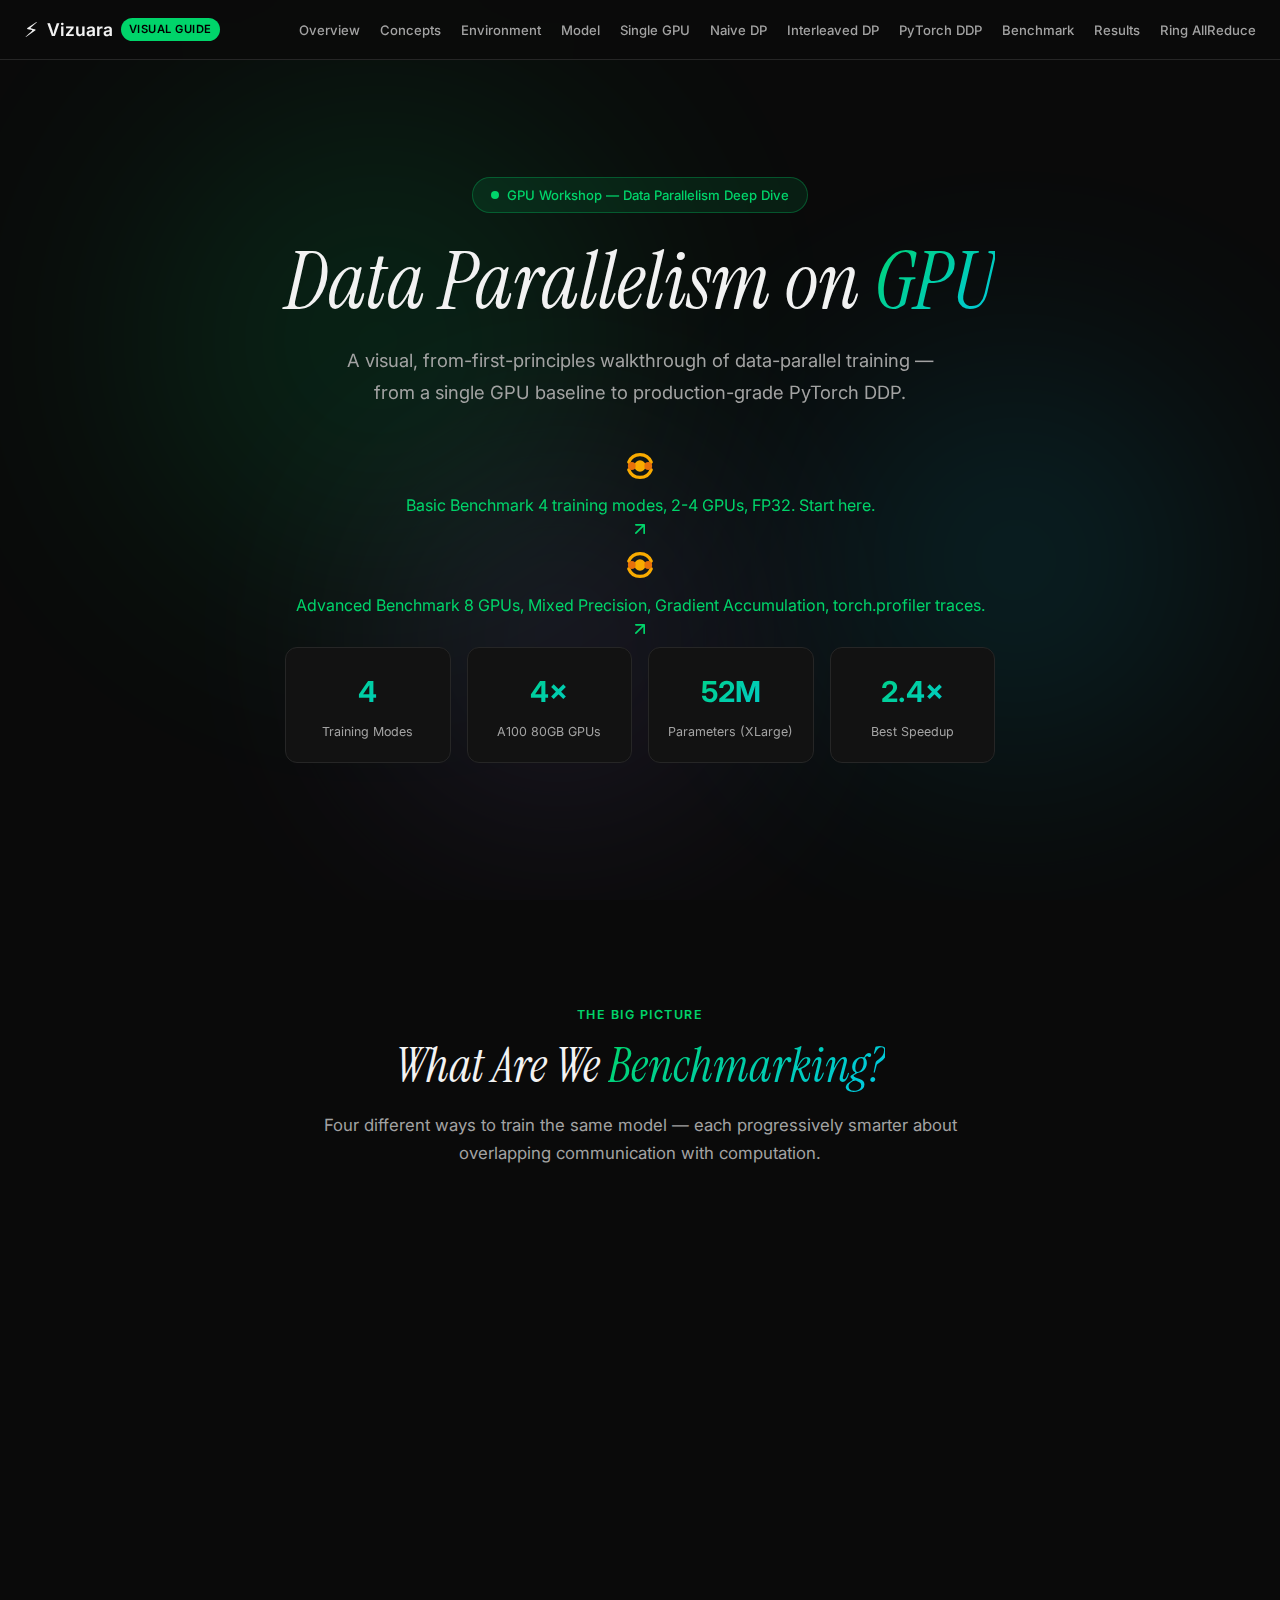
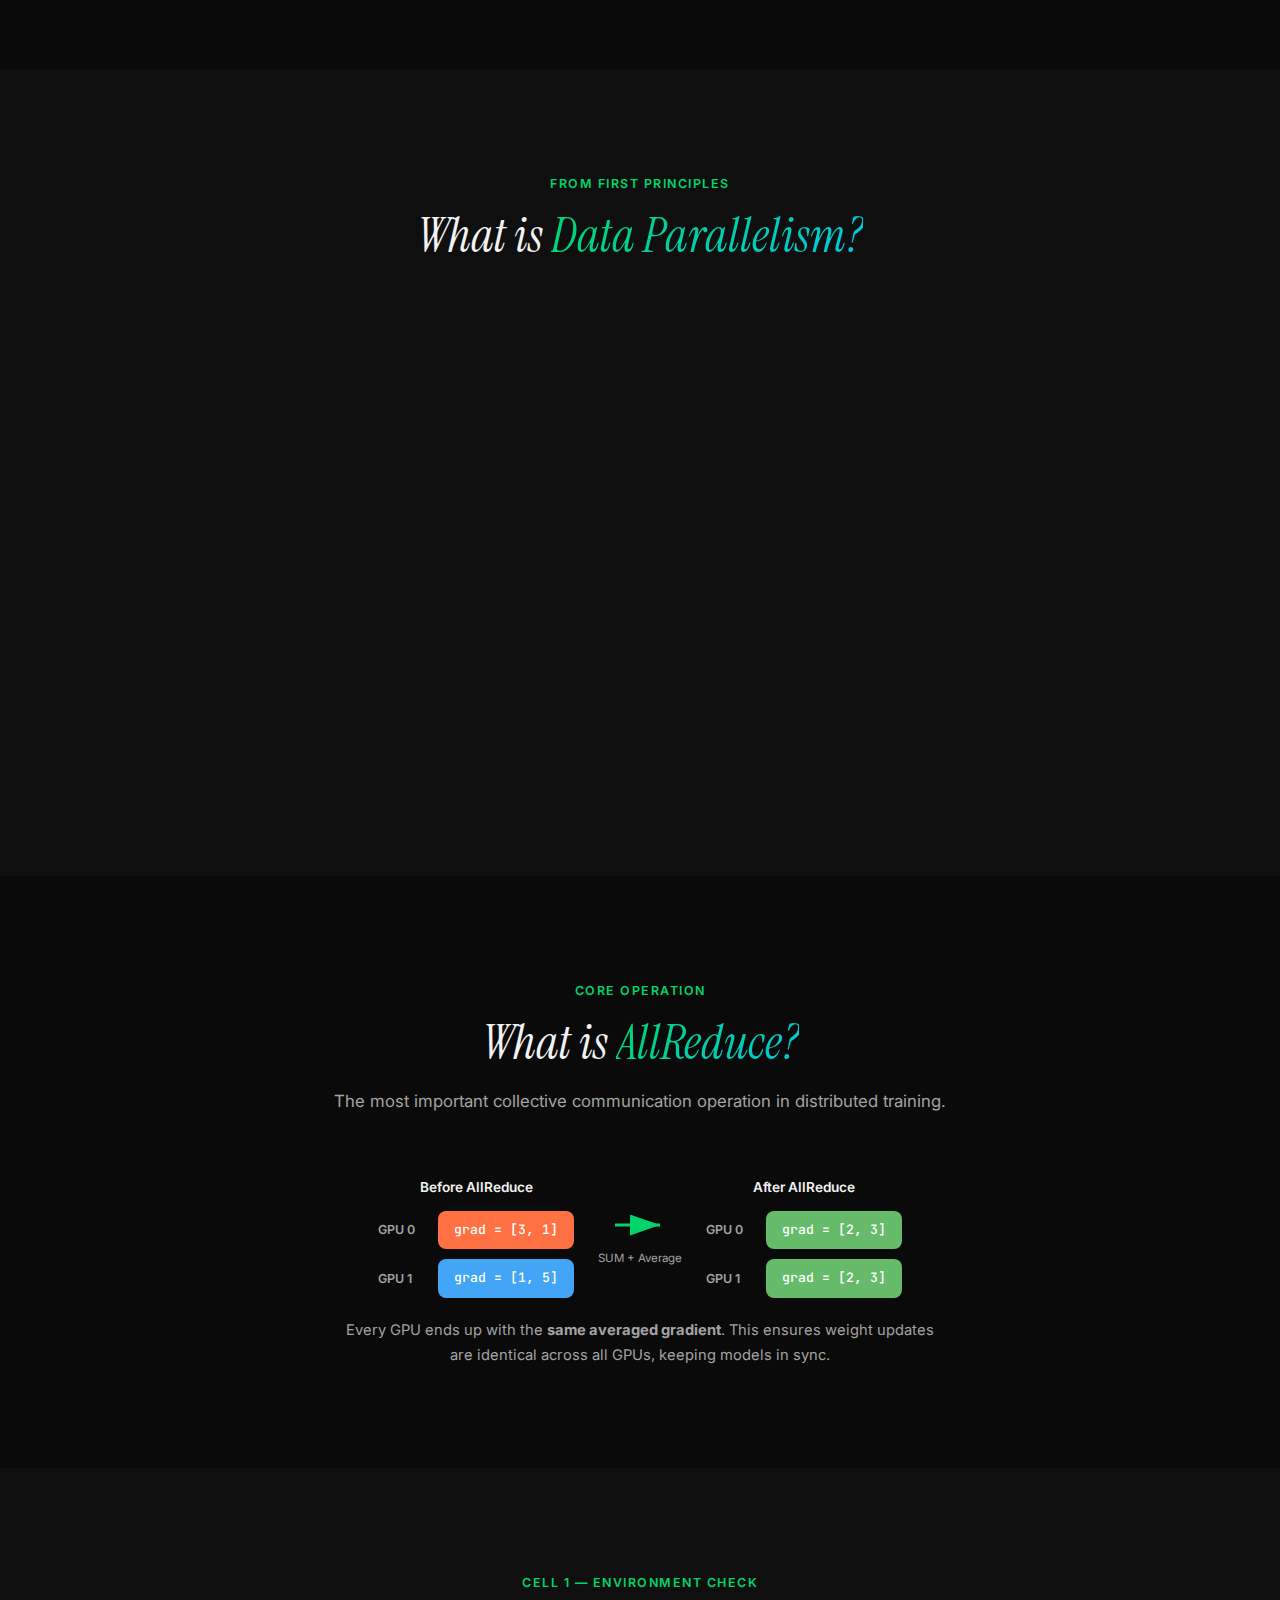
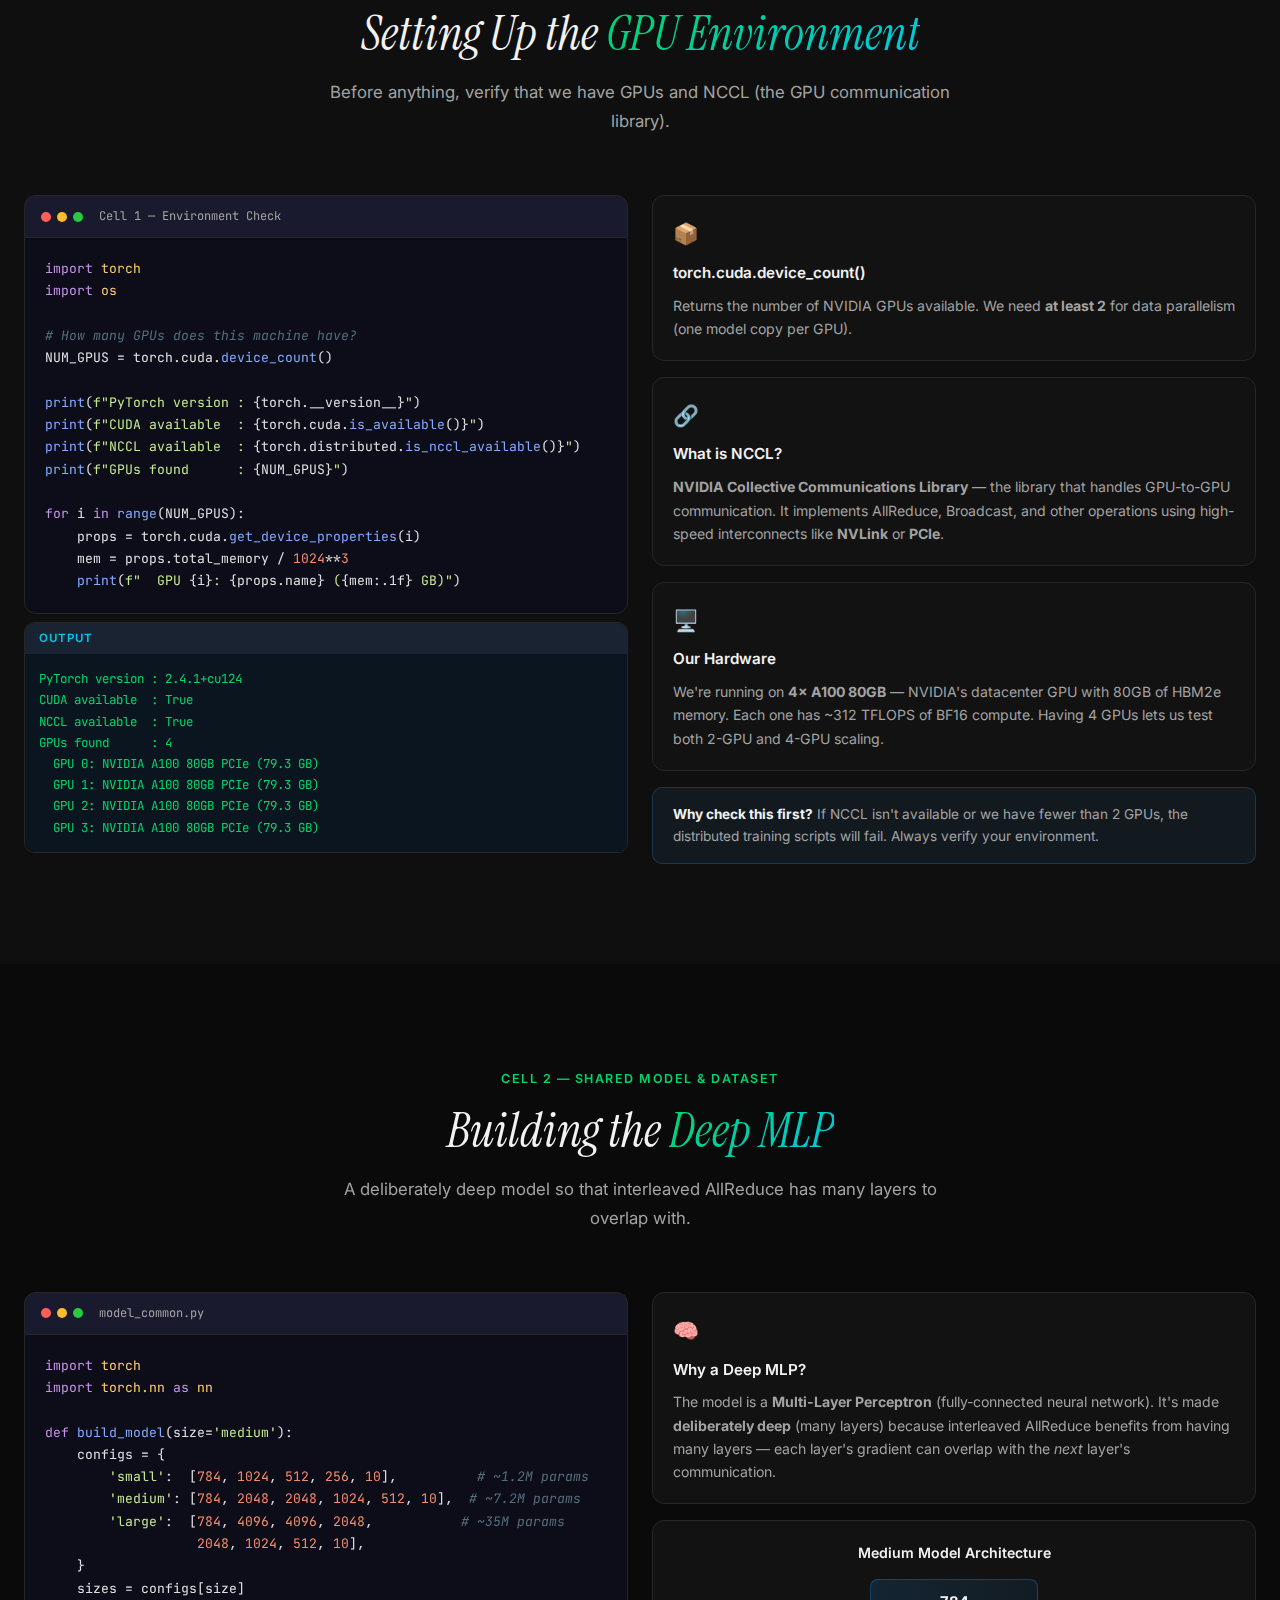
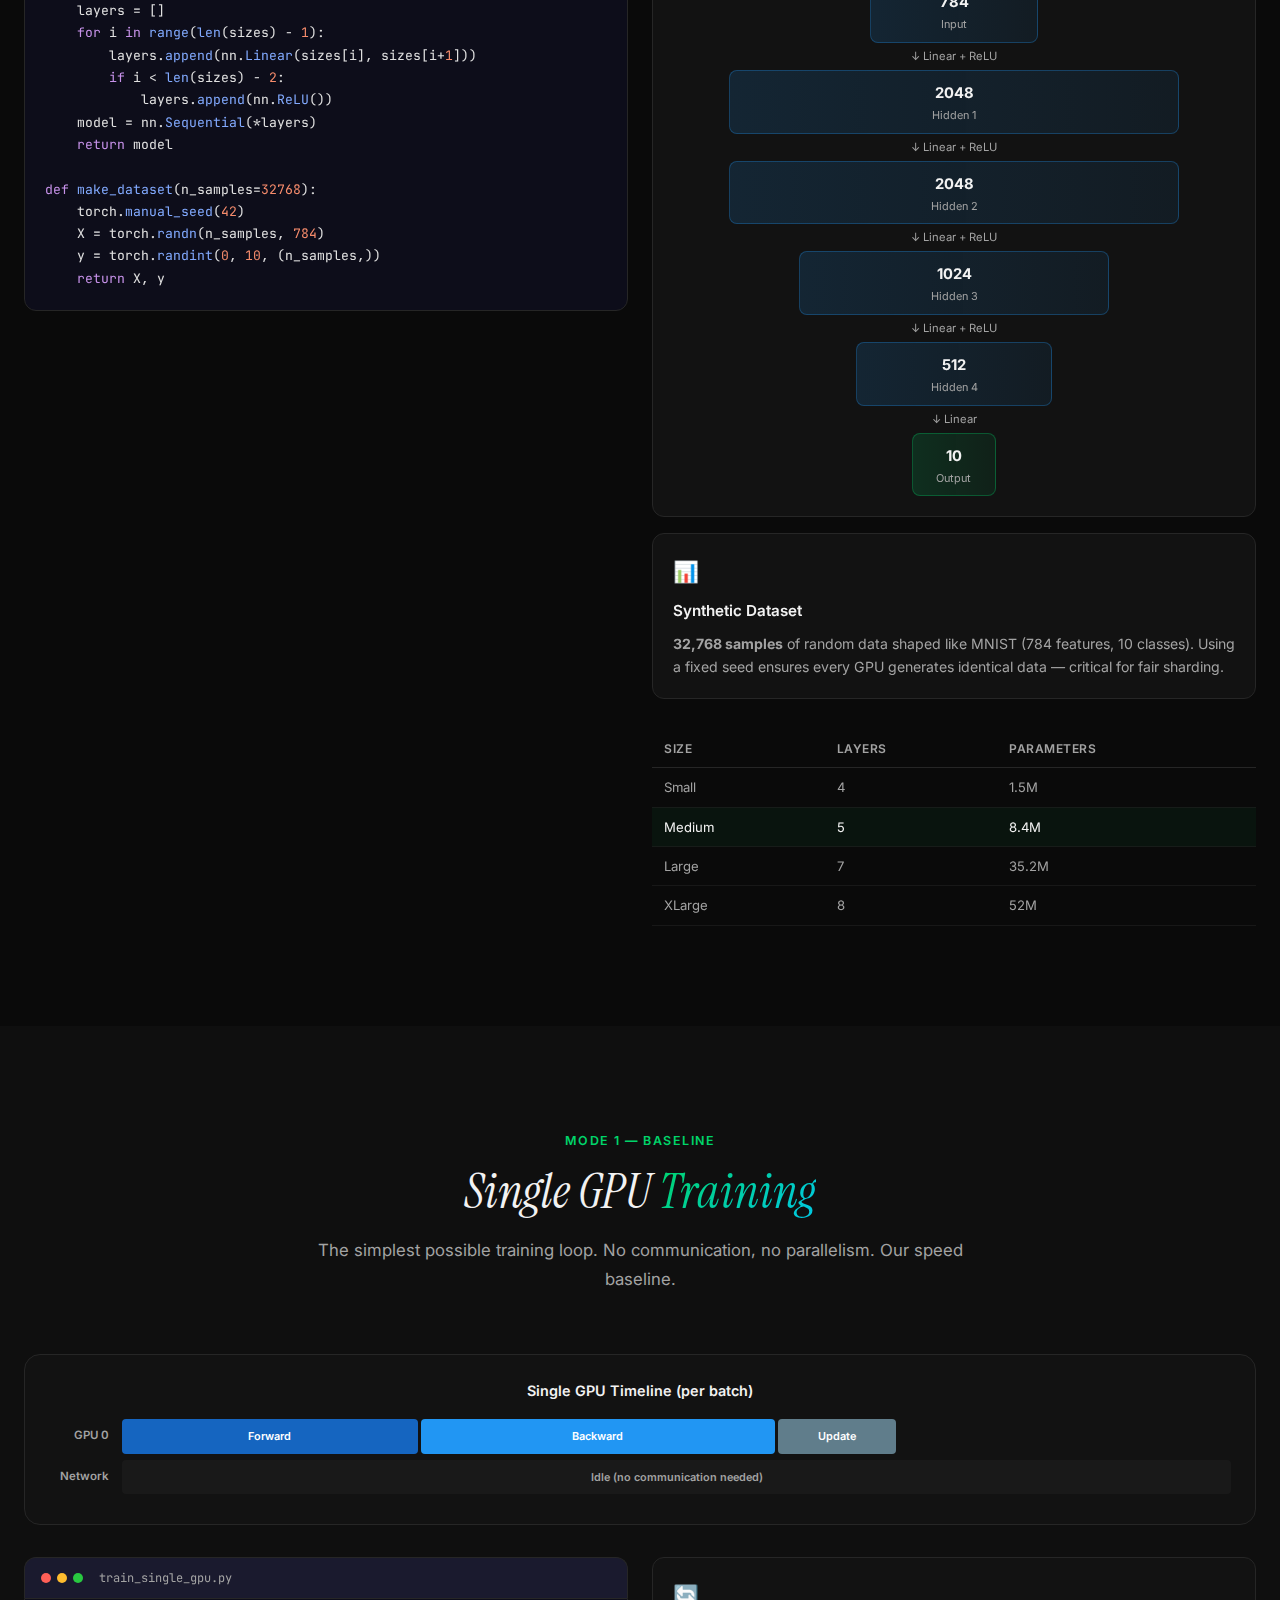
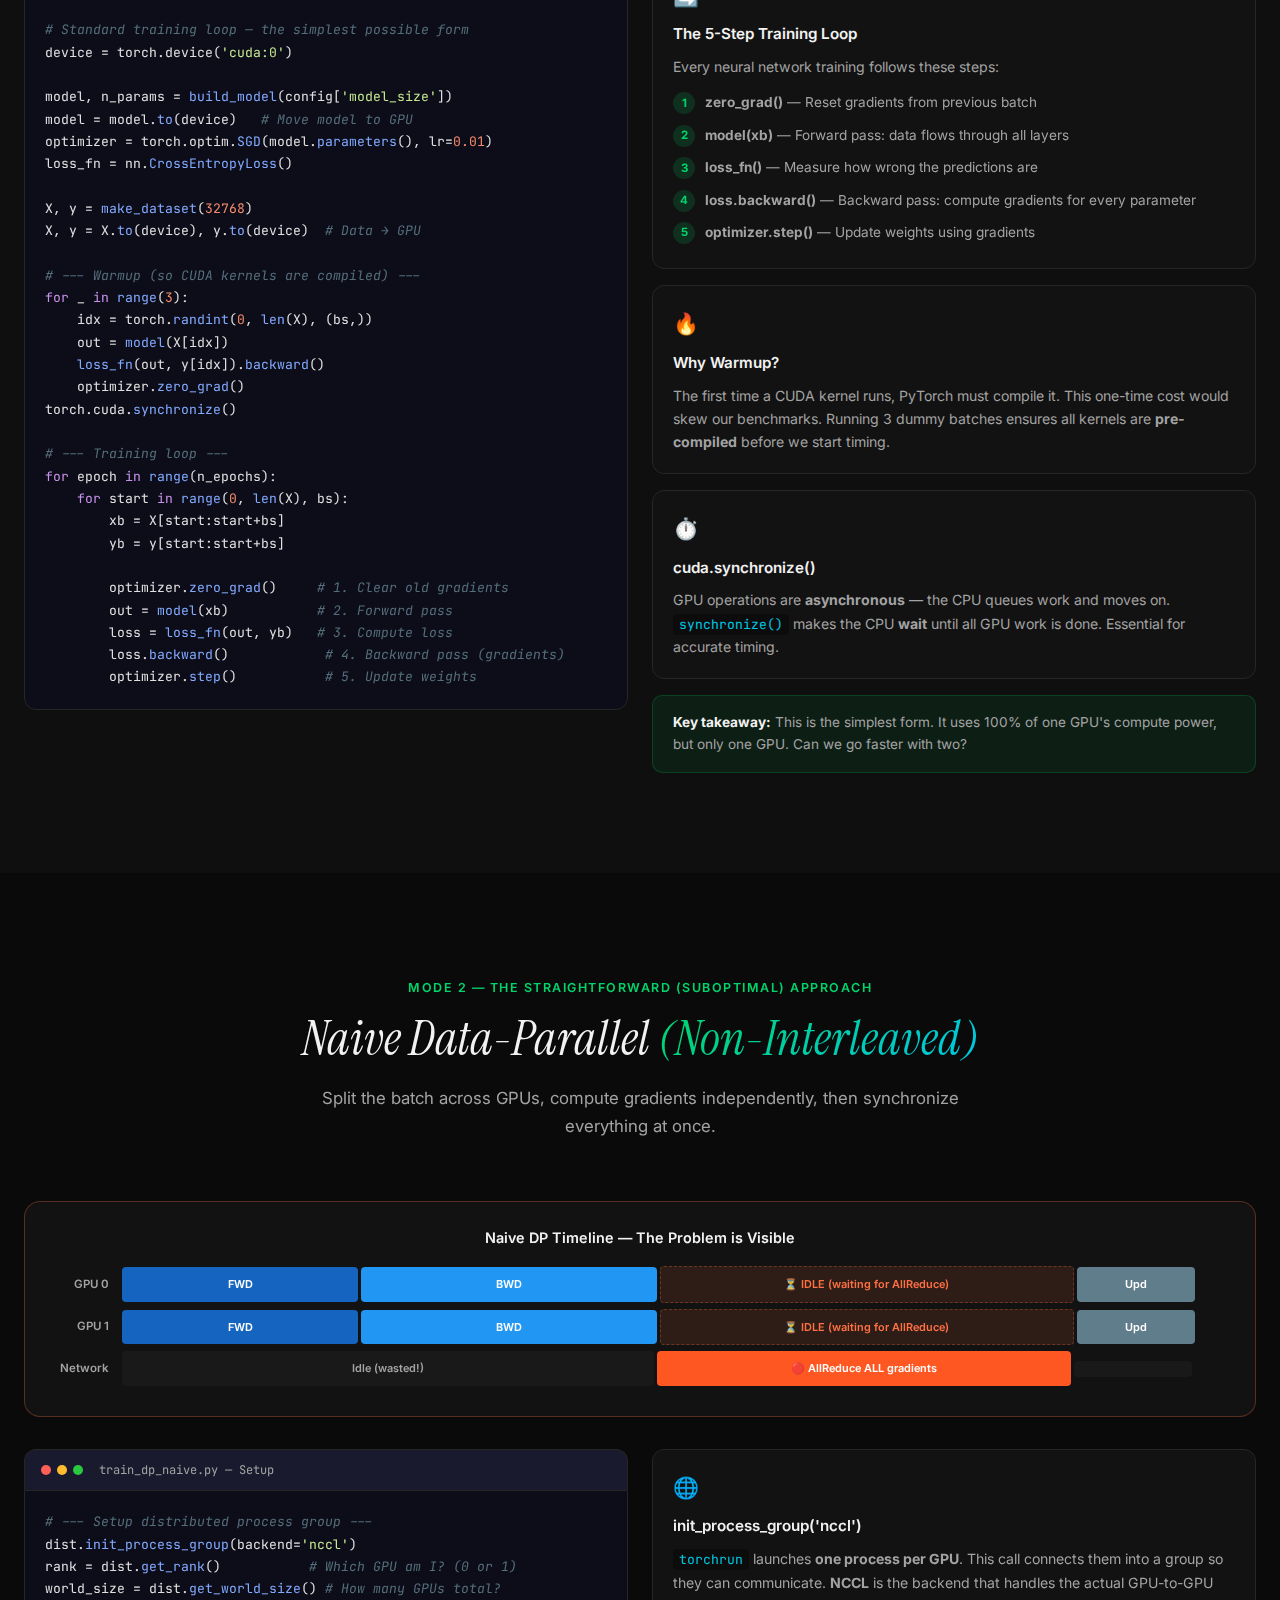
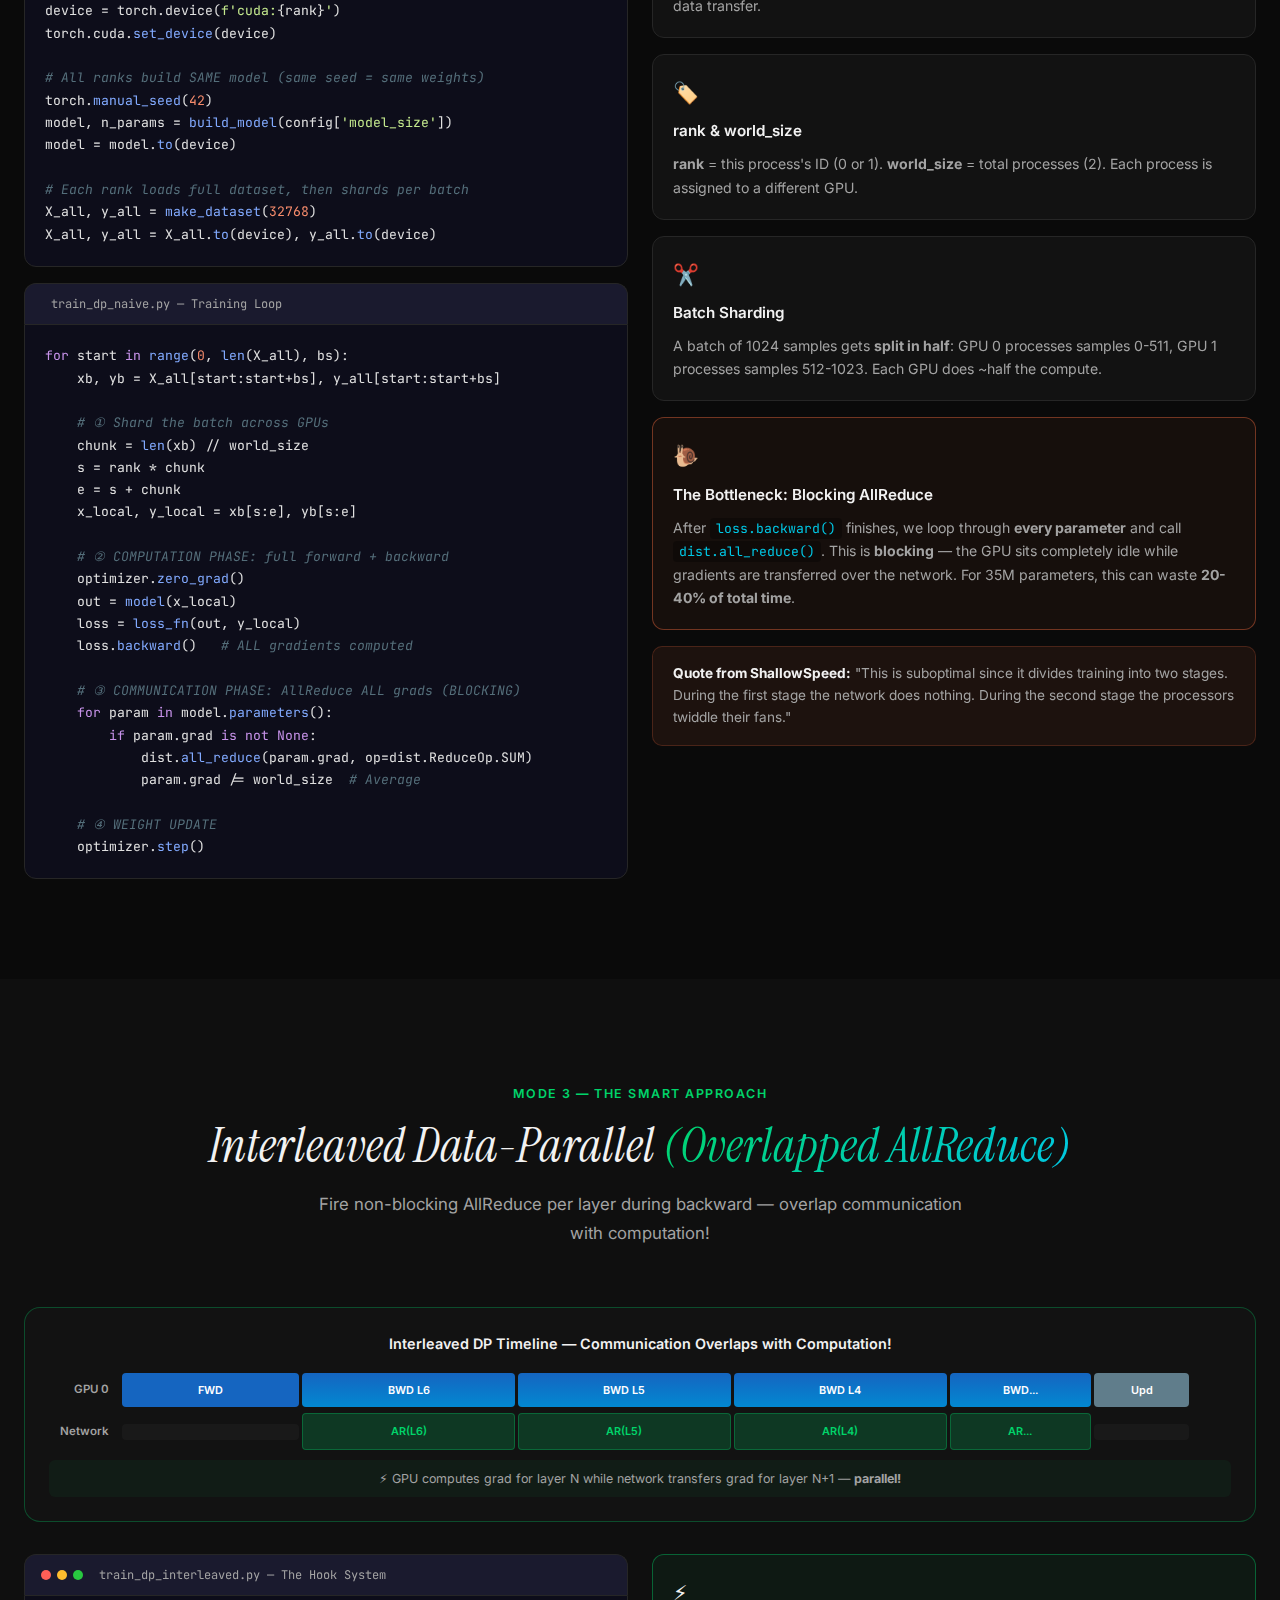
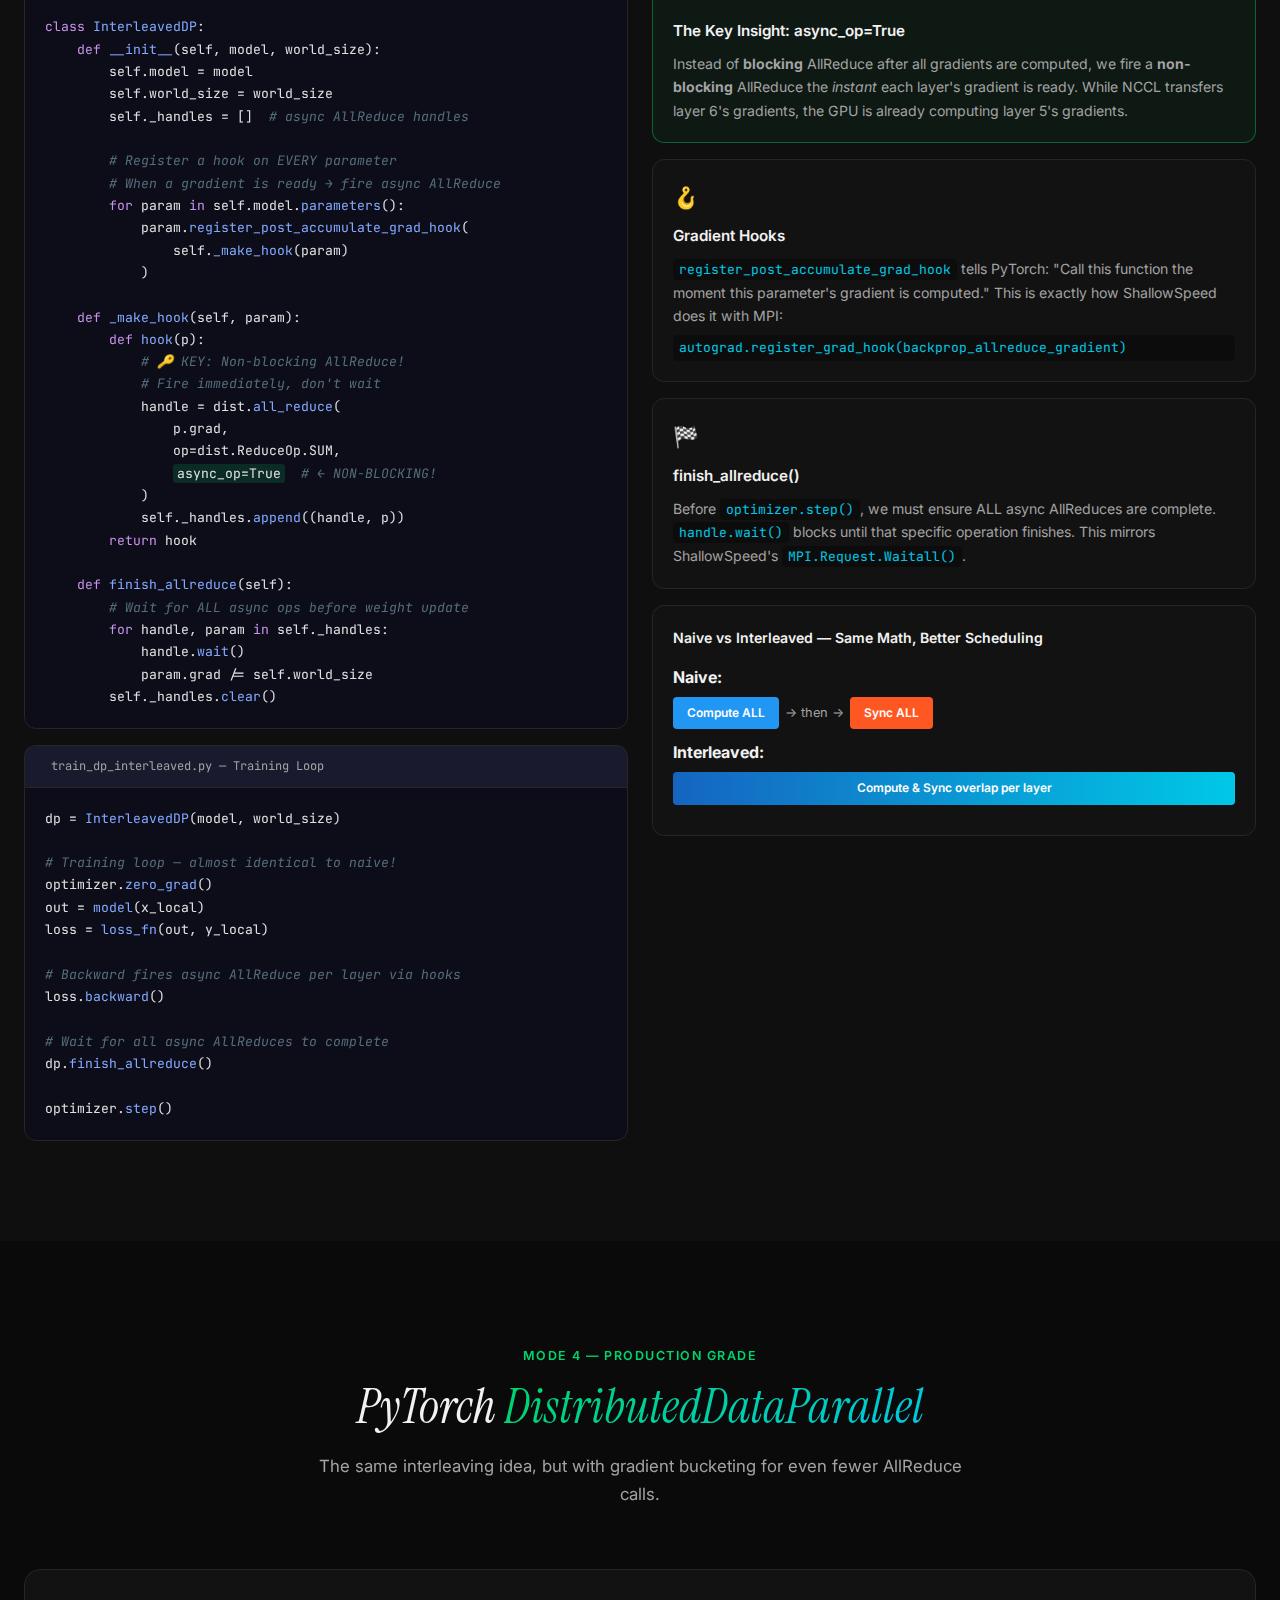
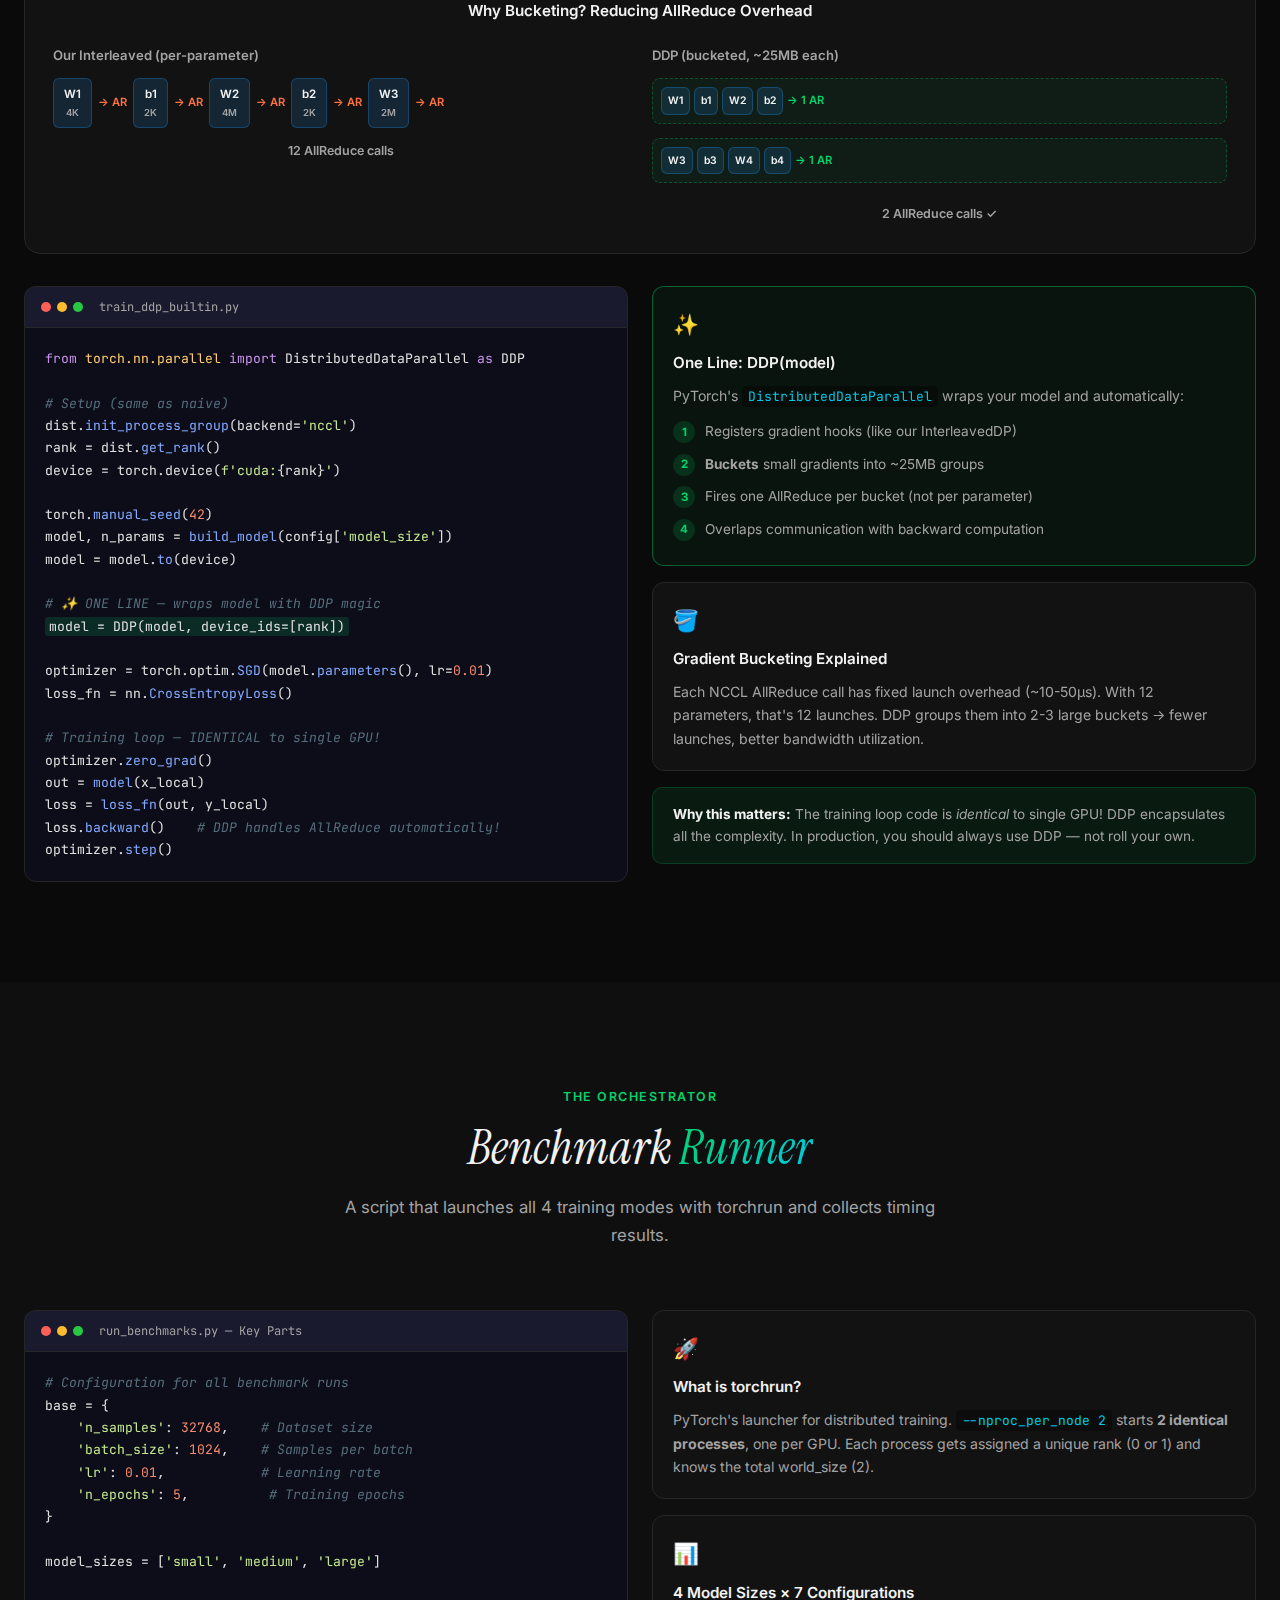
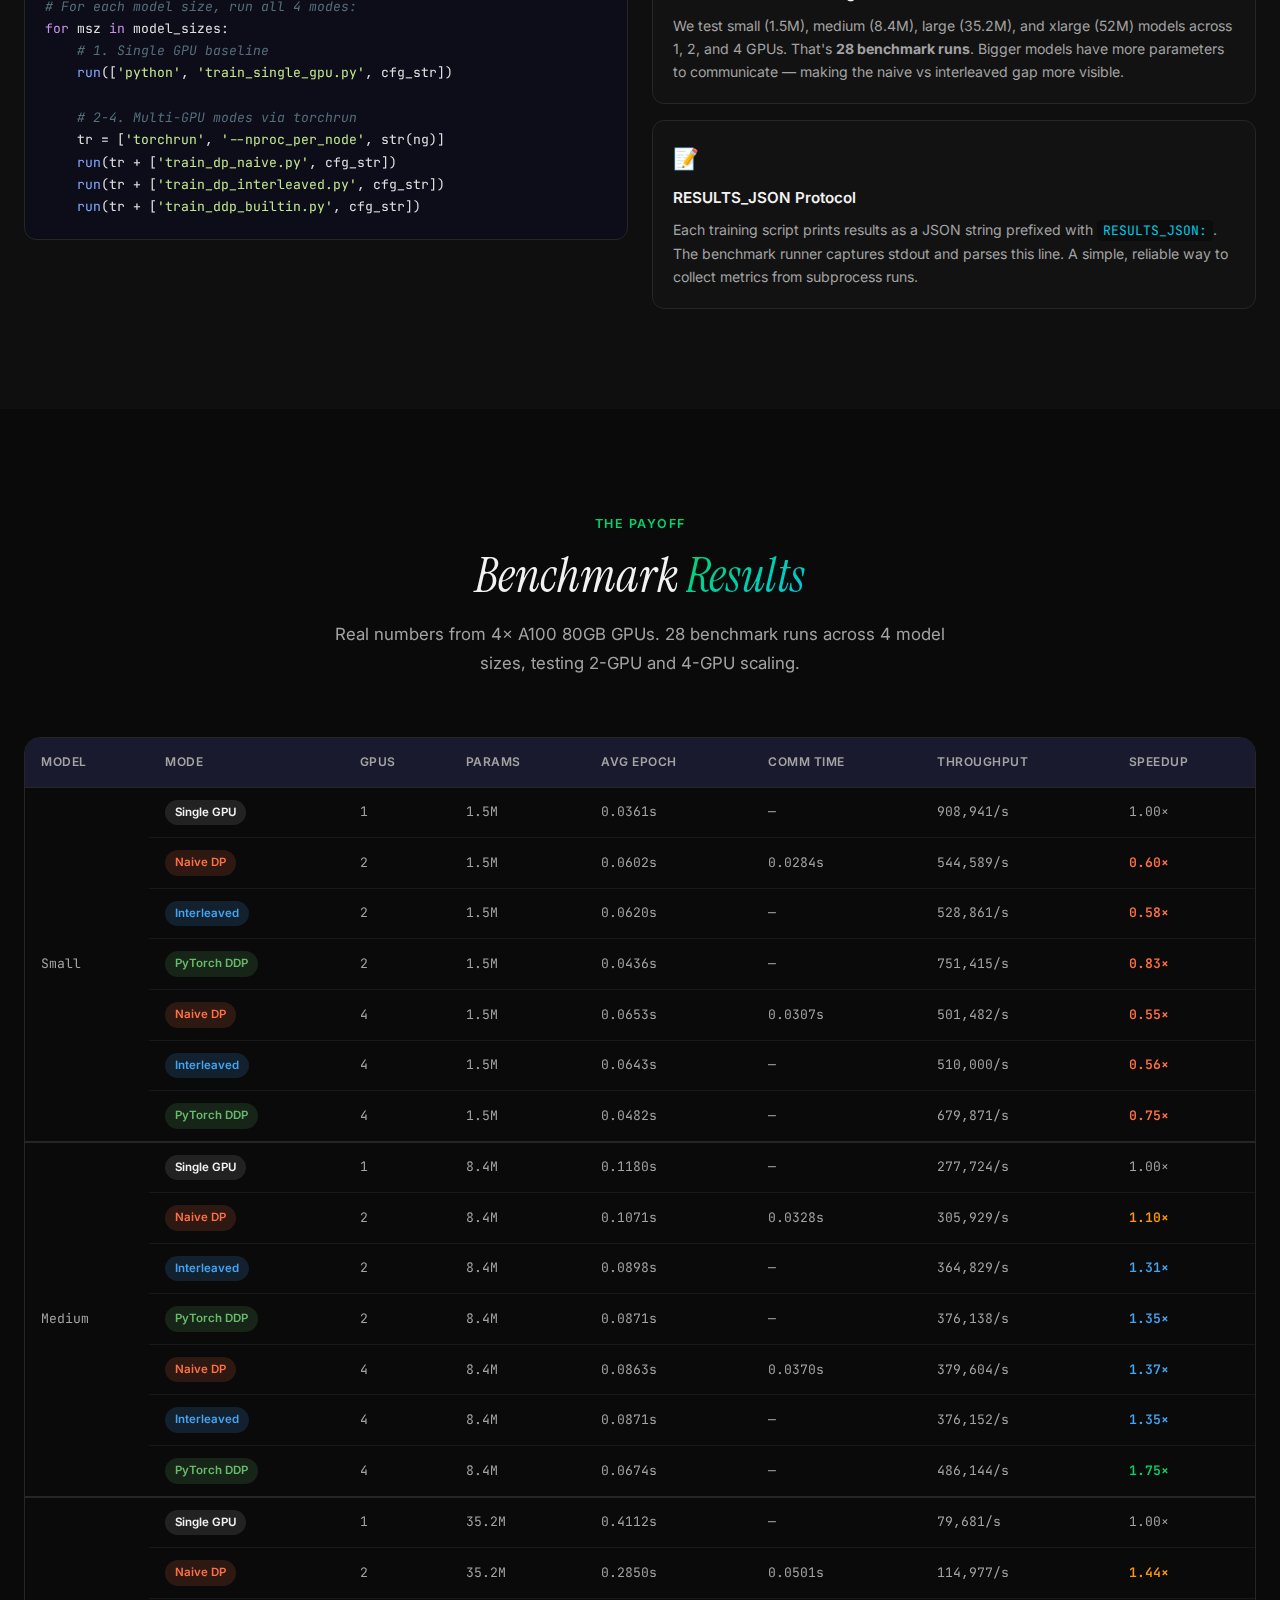
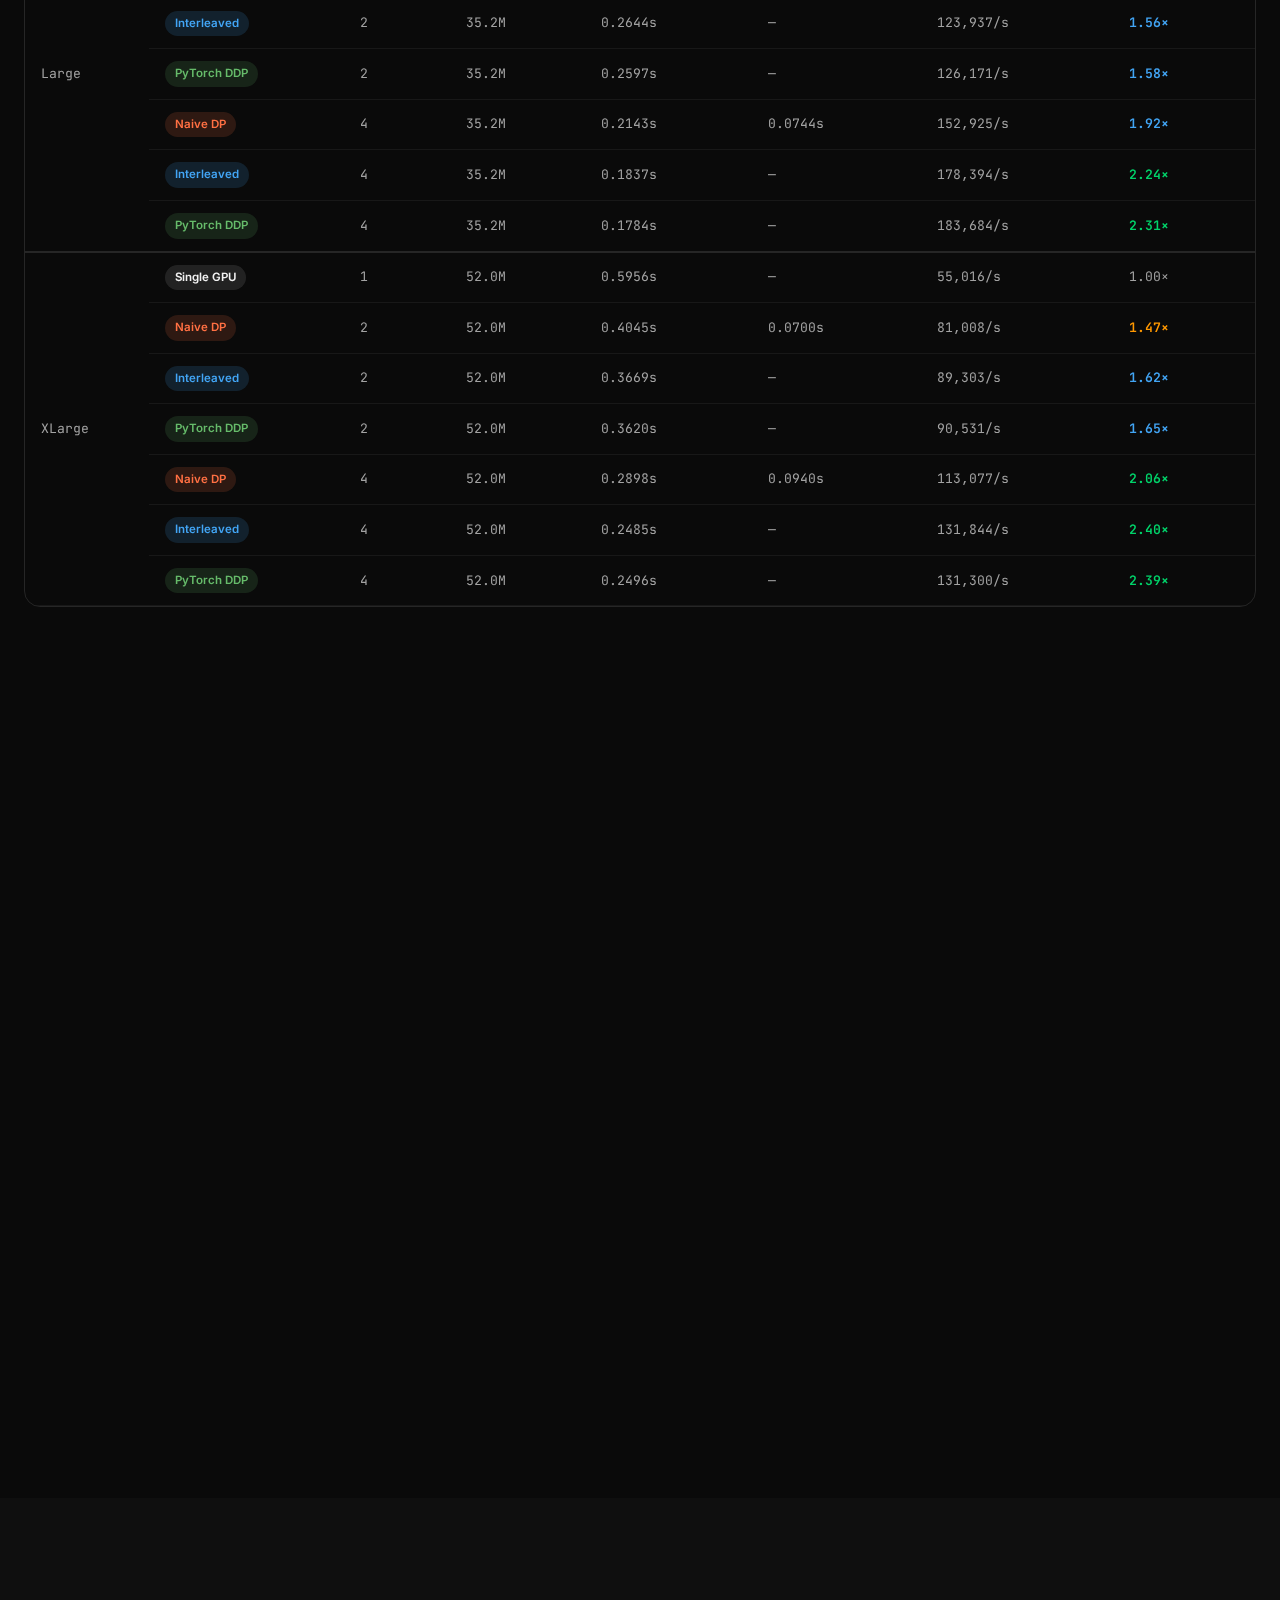
<file: data-parallelism.html>
<!DOCTYPE html>
<html lang="en">
<head>
<meta charset="UTF-8">
<meta name="viewport" content="width=device-width, initial-scale=1.0">
<title>Data Parallelism GPU Benchmark — Visual Code Walkthrough</title>
<link href="https://fonts.googleapis.com/css2?family=Inter:wght@300;400;500;600;700&family=JetBrains+Mono:wght@400;500;600&family=Instrument+Serif:ital@0;1&display=swap" rel="stylesheet">
<link rel="stylesheet" href="styles.css">
</head>
<body>

<!-- ============ NAVBAR ============ -->
<nav class="navbar">
  <div class="nav-inner">
    <div class="nav-brand">
      <span class="brand-icon">⚡</span>
      <span class="brand-text">Vizuara</span>
      <span class="brand-tag">Visual Guide</span>
    </div>
    <div class="nav-links">
      <a href="#overview">Overview</a>
      <a href="#concepts">Concepts</a>
      <a href="#env-check">Environment</a>
      <a href="#model">Model</a>
      <a href="#single-gpu">Single GPU</a>
      <a href="#naive-dp">Naive DP</a>
      <a href="#interleaved-dp">Interleaved DP</a>
      <a href="#ddp">PyTorch DDP</a>
      <a href="#benchmark">Benchmark</a>
      <a href="#results">Results</a>
      <a href="#ring-allreduce">Ring AllReduce</a>
    </div>
  </div>
</nav>

<!-- ============ HERO ============ -->
<section class="hero" id="overview">
  <div class="hero-bg-orbs">
    <div class="orb orb-green"></div>
    <div class="orb orb-cyan"></div>
    <div class="orb orb-purple"></div>
  </div>
  <div class="hero-content">
    <div class="hero-badge">
      <span class="pulse-dot"></span>
      GPU Workshop — Data Parallelism Deep Dive
    </div>
    <h1>Data Parallelism on <span class="gradient-text">GPU</span></h1>
    <p class="hero-subtitle">A visual, from-first-principles walkthrough of data-parallel training — from a single GPU baseline to production-grade PyTorch DDP.</p>

    <!-- Colab CTAs -->
    <div class="colab-cta-row">
      <a href="https://colab.research.google.com/github/VizuaraAI/shallowspeed-visual-guide/blob/main/ShallowSpeed_GPU_Benchmark.ipynb" target="_blank" rel="noopener noreferrer" class="colab-cta">
        <div class="colab-cta-inner">
          <div class="colab-icon">
            <svg viewBox="0 0 24 24" width="36" height="36" fill="none">
              <path d="M4.54 9.46a8.03 8.03 0 0 1 14.92 0" stroke="#F9AB00" stroke-width="2.2" stroke-linecap="round"/>
              <path d="M19.46 14.54a8.03 8.03 0 0 1-14.92 0" stroke="#F9AB00" stroke-width="2.2" stroke-linecap="round"/>
              <circle cx="12" cy="12" r="3.8" fill="#F9AB00"/>
              <circle cx="6.5" cy="12" r="2.6" fill="#E8710A"/>
              <circle cx="17.5" cy="12" r="2.6" fill="#E8710A"/>
            </svg>
          </div>
          <div class="colab-cta-text">
            <span class="colab-cta-title">Basic Benchmark</span>
            <span class="colab-cta-desc">4 training modes, 2-4 GPUs, FP32. Start here.</span>
          </div>
          <div class="colab-arrow">
            <svg viewBox="0 0 24 24" width="20" height="20" fill="none" stroke="currentColor" stroke-width="2" stroke-linecap="round" stroke-linejoin="round">
              <path d="M7 17L17 7M17 7H7M17 7v10"/>
            </svg>
          </div>
        </div>
      </a>

      <a href="https://colab.research.google.com/github/VizuaraAI/shallowspeed-visual-guide/blob/main/ShallowSpeed_Advanced_Benchmark.ipynb" target="_blank" rel="noopener noreferrer" class="colab-cta colab-cta-advanced">
        <div class="colab-cta-inner">
          <div class="colab-icon">
            <svg viewBox="0 0 24 24" width="36" height="36" fill="none">
              <path d="M4.54 9.46a8.03 8.03 0 0 1 14.92 0" stroke="#F9AB00" stroke-width="2.2" stroke-linecap="round"/>
              <path d="M19.46 14.54a8.03 8.03 0 0 1-14.92 0" stroke="#F9AB00" stroke-width="2.2" stroke-linecap="round"/>
              <circle cx="12" cy="12" r="3.8" fill="#F9AB00"/>
              <circle cx="6.5" cy="12" r="2.6" fill="#E8710A"/>
              <circle cx="17.5" cy="12" r="2.6" fill="#E8710A"/>
            </svg>
          </div>
          <div class="colab-cta-text">
            <span class="colab-cta-title">Advanced Benchmark</span>
            <span class="colab-cta-desc">8 GPUs, Mixed Precision, Gradient Accumulation, torch.profiler traces.</span>
          </div>
          <div class="colab-arrow">
            <svg viewBox="0 0 24 24" width="20" height="20" fill="none" stroke="currentColor" stroke-width="2" stroke-linecap="round" stroke-linejoin="round">
              <path d="M7 17L17 7M17 7H7M17 7v10"/>
            </svg>
          </div>
        </div>
      </a>
    </div>

    <div class="hero-cards">
      <div class="hero-stat-card">
        <div class="stat-number">4</div>
        <div class="stat-label">Training Modes</div>
      </div>
      <div class="hero-stat-card">
        <div class="stat-number">4×</div>
        <div class="stat-label">A100 80GB GPUs</div>
      </div>
      <div class="hero-stat-card">
        <div class="stat-number">52M</div>
        <div class="stat-label">Parameters (XLarge)</div>
      </div>
      <div class="hero-stat-card">
        <div class="stat-number">2.4×</div>
        <div class="stat-label">Best Speedup</div>
      </div>
    </div>
  </div>
</section>

<!-- ============ WHAT WE BENCHMARK ============ -->
<section class="section" id="concepts">
  <div class="container">
    <div class="section-heading">
      <span class="section-label">The Big Picture</span>
      <h2>What Are We <span class="gradient-text">Benchmarking?</span></h2>
      <p class="section-subtitle">Four different ways to train the same model — each progressively smarter about overlapping communication with computation.</p>
    </div>

    <div class="four-modes-grid">
      <!-- Mode 1 -->
      <div class="mode-card" data-mode="1">
        <div class="mode-number">1</div>
        <div class="mode-icon">🖥️</div>
        <h3>Single GPU</h3>
        <p class="mode-desc">Standard training on 1 GPU. No communication needed. This is our <strong>baseline</strong>.</p>
        <div class="mode-timeline">
          <div class="tl-bar tl-compute" style="width:80%">FWD + BWD</div>
          <div class="tl-bar tl-update" style="width:20%">Update</div>
        </div>
        <span class="mode-tag tag-baseline">Baseline</span>
      </div>
      <!-- Mode 2 -->
      <div class="mode-card" data-mode="2">
        <div class="mode-number">2</div>
        <div class="mode-icon">🐢</div>
        <h3>Naive DP</h3>
        <p class="mode-desc">N GPUs. Full forward + backward, <strong>then</strong> blocking AllReduce. Communication and computation are <strong>separate phases</strong>.</p>
        <div class="mode-timeline">
          <div class="tl-bar tl-compute" style="width:40%">FWD+BWD</div>
          <div class="tl-bar tl-comm" style="width:40%">AllReduce ALL</div>
          <div class="tl-bar tl-update" style="width:20%">Update</div>
        </div>
        <span class="mode-tag tag-naive">Non-Interleaved</span>
      </div>
      <!-- Mode 3 -->
      <div class="mode-card" data-mode="3">
        <div class="mode-number">3</div>
        <div class="mode-icon">🚀</div>
        <h3>Interleaved DP</h3>
        <p class="mode-desc">N GPUs. Non-blocking AllReduce fires <strong>per layer</strong> during backward. Communication <strong>overlaps</strong> with computation.</p>
        <div class="mode-timeline">
          <div class="tl-bar tl-compute" style="width:25%">FWD</div>
          <div class="tl-bar tl-overlap" style="width:55%">BWD + AllReduce ⚡</div>
          <div class="tl-bar tl-update" style="width:20%">Update</div>
        </div>
        <span class="mode-tag tag-interleaved">Overlapped</span>
      </div>
      <!-- Mode 4 -->
      <div class="mode-card" data-mode="4">
        <div class="mode-number">4</div>
        <div class="mode-icon">🏆</div>
        <h3>PyTorch DDP</h3>
        <p class="mode-desc">Production-grade interleaved DP with <strong>gradient bucketing</strong> for fewer, larger AllReduce calls.</p>
        <div class="mode-timeline">
          <div class="tl-bar tl-compute" style="width:25%">FWD</div>
          <div class="tl-bar tl-ddp" style="width:55%">BWD + Bucketed AR 🪣</div>
          <div class="tl-bar tl-update" style="width:20%">Update</div>
        </div>
        <span class="mode-tag tag-ddp">Production</span>
      </div>
    </div>
  </div>
</section>

<!-- ============ FIRST PRINCIPLES: WHAT IS DATA PARALLELISM? ============ -->
<section class="section section-dark" id="first-principles">
  <div class="container">
    <div class="section-heading">
      <span class="section-label">From First Principles</span>
      <h2>What is <span class="gradient-text">Data Parallelism?</span></h2>
    </div>

    <div class="principles-grid">
      <div class="principle-card">
        <div class="principle-step">1</div>
        <h3>The Problem</h3>
        <div class="principle-visual">
          <div class="gpu-box single">
            <span>GPU 0</span>
            <div class="data-bar full">All 32,768 samples</div>
          </div>
        </div>
        <p>One GPU processes the entire dataset. Training is slow because a single GPU can only process one batch at a time.</p>
      </div>

      <div class="principle-card">
        <div class="principle-step">2</div>
        <h3>The Idea: Split the Data</h3>
        <div class="principle-visual">
          <div class="gpu-box multi">
            <span>GPU 0</span>
            <div class="data-bar half-a">Shard A (16,384)</div>
          </div>
          <div class="gpu-box multi">
            <span>GPU 1</span>
            <div class="data-bar half-b">Shard B (16,384)</div>
          </div>
        </div>
        <p>Each GPU gets a <strong>shard</strong> of the batch. Both GPUs compute forward + backward <strong>in parallel</strong> — ~2× faster compute!</p>
      </div>

      <div class="principle-card">
        <div class="principle-step">3</div>
        <h3>The Catch: Sync Gradients</h3>
        <div class="principle-visual">
          <div class="sync-diagram">
            <div class="gpu-node">GPU 0<br><small>∇ grad_A</small></div>
            <div class="sync-arrows">
              <span class="arrow-lr">⟷</span>
              <span class="arrow-label">AllReduce</span>
            </div>
            <div class="gpu-node">GPU 1<br><small>∇ grad_B</small></div>
          </div>
          <div class="sync-result">Both GPUs now have: <code>(grad_A + grad_B) / 2</code></div>
        </div>
        <p>Each GPU computed gradients from different data. We must <strong>average</strong> them so all GPUs update weights identically. This is <strong>AllReduce</strong>.</p>
      </div>

      <div class="principle-card">
        <div class="principle-step">4</div>
        <h3>The Key Question</h3>
        <div class="principle-visual">
          <div class="question-box">
            <span class="question-mark">?</span>
            <em>When</em> do you run AllReduce?
          </div>
        </div>
        <p><strong>After all gradients</strong> are computed (Naive)? Or <strong>during</strong> backward, per-layer (Interleaved)? That choice is what this notebook explores.</p>
      </div>
    </div>
  </div>
</section>

<!-- ============ WHAT IS ALLREDUCE? ============ -->
<section class="section">
  <div class="container">
    <div class="section-heading">
      <span class="section-label">Core Operation</span>
      <h2>What is <span class="gradient-text">AllReduce?</span></h2>
      <p class="section-subtitle">The most important collective communication operation in distributed training.</p>
    </div>

    <div class="allreduce-visual">
      <div class="ar-step">
        <h4>Before AllReduce</h4>
        <div class="ar-gpus">
          <div class="ar-gpu"><span>GPU 0</span><div class="ar-val" style="background:#FF7043">grad = [3, 1]</div></div>
          <div class="ar-gpu"><span>GPU 1</span><div class="ar-val" style="background:#42A5F5">grad = [1, 5]</div></div>
        </div>
      </div>
      <div class="ar-arrow">
        <svg width="60" height="40"><path d="M5 20 L50 20" stroke="#00d46a" stroke-width="3" marker-end="url(#arrowhead)"/><defs><marker id="arrowhead" markerWidth="10" markerHeight="7" refX="10" refY="3.5" orient="auto"><polygon points="0 0, 10 3.5, 0 7" fill="#00d46a"/></marker></defs></svg>
        <small>SUM + Average</small>
      </div>
      <div class="ar-step">
        <h4>After AllReduce</h4>
        <div class="ar-gpus">
          <div class="ar-gpu"><span>GPU 0</span><div class="ar-val" style="background:#66BB6A">grad = [2, 3]</div></div>
          <div class="ar-gpu"><span>GPU 1</span><div class="ar-val" style="background:#66BB6A">grad = [2, 3]</div></div>
        </div>
      </div>
    </div>
    <p class="ar-caption">Every GPU ends up with the <strong>same averaged gradient</strong>. This ensures weight updates are identical across all GPUs, keeping models in sync.</p>
  </div>
</section>


<!-- ============ SECTION 1: ENVIRONMENT CHECK ============ -->
<section class="section section-dark" id="env-check">
  <div class="container">
    <div class="section-heading">
      <span class="section-label">Cell 1 — Environment Check</span>
      <h2>Setting Up the <span class="gradient-text">GPU Environment</span></h2>
      <p class="section-subtitle">Before anything, verify that we have GPUs and NCCL (the GPU communication library).</p>
    </div>

    <div class="code-explain-row">
      <div class="code-panel">
        <div class="code-header">
          <span class="dot red"></span><span class="dot yellow"></span><span class="dot green"></span>
          <span class="code-filename">Cell 1 — Environment Check</span>
        </div>
        <pre><code><span class="kw">import</span> <span class="mod">torch</span>
<span class="kw">import</span> <span class="mod">os</span>

<span class="cmt"># How many GPUs does this machine have?</span>
NUM_GPUS = torch.cuda.<span class="fn">device_count</span>()

<span class="fn">print</span>(<span class="str">f"PyTorch version : </span>{torch.__version__}<span class="str">"</span>)
<span class="fn">print</span>(<span class="str">f"CUDA available  : </span>{torch.cuda.<span class="fn">is_available</span>()}<span class="str">"</span>)
<span class="fn">print</span>(<span class="str">f"NCCL available  : </span>{torch.distributed.<span class="fn">is_nccl_available</span>()}<span class="str">"</span>)
<span class="fn">print</span>(<span class="str">f"GPUs found      : </span>{NUM_GPUS}<span class="str">"</span>)

<span class="kw">for</span> i <span class="kw">in</span> <span class="fn">range</span>(NUM_GPUS):
    props = torch.cuda.<span class="fn">get_device_properties</span>(i)
    mem = props.total_memory / <span class="num">1024</span>**<span class="num">3</span>
    <span class="fn">print</span>(<span class="str">f"  GPU </span>{i}<span class="str">: </span>{props.name}<span class="str"> (</span>{mem:.1f}<span class="str"> GB)"</span>)</code></pre>
        <div class="code-output">
          <div class="output-header">Output</div>
          <pre>PyTorch version : 2.4.1+cu124
CUDA available  : True
NCCL available  : True
GPUs found      : 4
  GPU 0: NVIDIA A100 80GB PCIe (79.3 GB)
  GPU 1: NVIDIA A100 80GB PCIe (79.3 GB)
  GPU 2: NVIDIA A100 80GB PCIe (79.3 GB)
  GPU 3: NVIDIA A100 80GB PCIe (79.3 GB)</pre>
        </div>
      </div>
      <div class="explain-panel">
        <div class="explain-block">
          <div class="explain-icon">📦</div>
          <h4>torch.cuda.device_count()</h4>
          <p>Returns the number of NVIDIA GPUs available. We need <strong>at least 2</strong> for data parallelism (one model copy per GPU).</p>
        </div>
        <div class="explain-block">
          <div class="explain-icon">🔗</div>
          <h4>What is NCCL?</h4>
          <p><strong>NVIDIA Collective Communications Library</strong> — the library that handles GPU-to-GPU communication. It implements AllReduce, Broadcast, and other operations using high-speed interconnects like <strong>NVLink</strong> or <strong>PCIe</strong>.</p>
        </div>
        <div class="explain-block">
          <div class="explain-icon">🖥️</div>
          <h4>Our Hardware</h4>
          <p>We're running on <strong>4× A100 80GB</strong> — NVIDIA's datacenter GPU with 80GB of HBM2e memory. Each one has ~312 TFLOPS of BF16 compute. Having 4 GPUs lets us test both 2-GPU and 4-GPU scaling.</p>
        </div>
        <div class="callout callout-info">
          <strong>Why check this first?</strong> If NCCL isn't available or we have fewer than 2 GPUs, the distributed training scripts will fail. Always verify your environment.
        </div>
      </div>
    </div>
  </div>
</section>


<!-- ============ SECTION 2: MODEL DEFINITION ============ -->
<section class="section" id="model">
  <div class="container">
    <div class="section-heading">
      <span class="section-label">Cell 2 — Shared Model & Dataset</span>
      <h2>Building the <span class="gradient-text">Deep MLP</span></h2>
      <p class="section-subtitle">A deliberately deep model so that interleaved AllReduce has many layers to overlap with.</p>
    </div>

    <div class="code-explain-row">
      <div class="code-panel">
        <div class="code-header">
          <span class="dot red"></span><span class="dot yellow"></span><span class="dot green"></span>
          <span class="code-filename">model_common.py</span>
        </div>
        <pre><code><span class="kw">import</span> <span class="mod">torch</span>
<span class="kw">import</span> <span class="mod">torch.nn</span> <span class="kw">as</span> <span class="mod">nn</span>

<span class="kw">def</span> <span class="fn">build_model</span>(size=<span class="str">'medium'</span>):
    configs = {
        <span class="str">'small'</span>:  [<span class="num">784</span>, <span class="num">1024</span>, <span class="num">512</span>, <span class="num">256</span>, <span class="num">10</span>],          <span class="cmt"># ~1.2M params</span>
        <span class="str">'medium'</span>: [<span class="num">784</span>, <span class="num">2048</span>, <span class="num">2048</span>, <span class="num">1024</span>, <span class="num">512</span>, <span class="num">10</span>],  <span class="cmt"># ~7.2M params</span>
        <span class="str">'large'</span>:  [<span class="num">784</span>, <span class="num">4096</span>, <span class="num">4096</span>, <span class="num">2048</span>,           <span class="cmt"># ~35M params</span>
                   <span class="num">2048</span>, <span class="num">1024</span>, <span class="num">512</span>, <span class="num">10</span>],
    }
    sizes = configs[size]
    layers = []
    <span class="kw">for</span> i <span class="kw">in</span> <span class="fn">range</span>(<span class="fn">len</span>(sizes) - <span class="num">1</span>):
        layers.<span class="fn">append</span>(nn.<span class="fn">Linear</span>(sizes[i], sizes[i+<span class="num">1</span>]))
        <span class="kw">if</span> i < <span class="fn">len</span>(sizes) - <span class="num">2</span>:
            layers.<span class="fn">append</span>(nn.<span class="fn">ReLU</span>())
    model = nn.<span class="fn">Sequential</span>(*layers)
    <span class="kw">return</span> model

<span class="kw">def</span> <span class="fn">make_dataset</span>(n_samples=<span class="num">32768</span>):
    torch.<span class="fn">manual_seed</span>(<span class="num">42</span>)
    X = torch.<span class="fn">randn</span>(n_samples, <span class="num">784</span>)
    y = torch.<span class="fn">randint</span>(<span class="num">0</span>, <span class="num">10</span>, (n_samples,))
    <span class="kw">return</span> X, y</code></pre>
      </div>
      <div class="explain-panel">
        <div class="explain-block">
          <div class="explain-icon">🧠</div>
          <h4>Why a Deep MLP?</h4>
          <p>The model is a <strong>Multi-Layer Perceptron</strong> (fully-connected neural network). It's made <strong>deliberately deep</strong> (many layers) because interleaved AllReduce benefits from having many layers — each layer's gradient can overlap with the <em>next</em> layer's communication.</p>
        </div>

        <!-- Model architecture visual -->
        <div class="model-arch-visual">
          <h4>Medium Model Architecture</h4>
          <div class="layer-stack">
            <div class="layer-box" style="width:30%"><span>784</span><small>Input</small></div>
            <div class="layer-arrow">↓ Linear + ReLU</div>
            <div class="layer-box" style="width:80%"><span>2048</span><small>Hidden 1</small></div>
            <div class="layer-arrow">↓ Linear + ReLU</div>
            <div class="layer-box" style="width:80%"><span>2048</span><small>Hidden 2</small></div>
            <div class="layer-arrow">↓ Linear + ReLU</div>
            <div class="layer-box" style="width:55%"><span>1024</span><small>Hidden 3</small></div>
            <div class="layer-arrow">↓ Linear + ReLU</div>
            <div class="layer-box" style="width:35%"><span>512</span><small>Hidden 4</small></div>
            <div class="layer-arrow">↓ Linear</div>
            <div class="layer-box output" style="width:15%"><span>10</span><small>Output</small></div>
          </div>
        </div>

        <div class="explain-block">
          <div class="explain-icon">📊</div>
          <h4>Synthetic Dataset</h4>
          <p><strong>32,768 samples</strong> of random data shaped like MNIST (784 features, 10 classes). Using a fixed seed ensures every GPU generates identical data — critical for fair sharding.</p>
        </div>

        <div class="model-sizes-table">
          <table>
            <thead><tr><th>Size</th><th>Layers</th><th>Parameters</th></tr></thead>
            <tbody>
              <tr><td>Small</td><td>4</td><td>1.5M</td></tr>
              <tr class="highlight"><td>Medium</td><td>5</td><td>8.4M</td></tr>
              <tr><td>Large</td><td>7</td><td>35.2M</td></tr>
              <tr><td>XLarge</td><td>8</td><td>52M</td></tr>
            </tbody>
          </table>
        </div>
      </div>
    </div>
  </div>
</section>


<!-- ============ SECTION 3: SINGLE GPU BASELINE ============ -->
<section class="section section-dark" id="single-gpu">
  <div class="container">
    <div class="section-heading">
      <span class="section-label">Mode 1 — Baseline</span>
      <h2>Single GPU <span class="gradient-text">Training</span></h2>
      <p class="section-subtitle">The simplest possible training loop. No communication, no parallelism. Our speed baseline.</p>
    </div>

    <!-- Visual timeline -->
    <div class="timeline-diagram">
      <h4>Single GPU Timeline (per batch)</h4>
      <div class="timeline-row">
        <div class="tl-label">GPU 0</div>
        <div class="tl-block tl-fwd">Forward</div>
        <div class="tl-block tl-bwd">Backward</div>
        <div class="tl-block tl-upd">Update</div>
      </div>
      <div class="timeline-row">
        <div class="tl-label">Network</div>
        <div class="tl-block tl-idle" style="width:100%">Idle (no communication needed)</div>
      </div>
    </div>

    <div class="code-explain-row">
      <div class="code-panel">
        <div class="code-header">
          <span class="dot red"></span><span class="dot yellow"></span><span class="dot green"></span>
          <span class="code-filename">train_single_gpu.py</span>
        </div>
        <pre><code><span class="cmt"># Standard training loop — the simplest possible form</span>
device = torch.device(<span class="str">'cuda:0'</span>)

model, n_params = <span class="fn">build_model</span>(config[<span class="str">'model_size'</span>])
model = model.<span class="fn">to</span>(device)   <span class="cmt"># Move model to GPU</span>
optimizer = torch.optim.<span class="fn">SGD</span>(model.<span class="fn">parameters</span>(), lr=<span class="num">0.01</span>)
loss_fn = nn.<span class="fn">CrossEntropyLoss</span>()

X, y = <span class="fn">make_dataset</span>(<span class="num">32768</span>)
X, y = X.<span class="fn">to</span>(device), y.<span class="fn">to</span>(device)  <span class="cmt"># Data → GPU</span>

<span class="cmt"># --- Warmup (so CUDA kernels are compiled) ---</span>
<span class="kw">for</span> _ <span class="kw">in</span> <span class="fn">range</span>(<span class="num">3</span>):
    idx = torch.<span class="fn">randint</span>(<span class="num">0</span>, <span class="fn">len</span>(X), (bs,))
    out = <span class="fn">model</span>(X[idx])
    <span class="fn">loss_fn</span>(out, y[idx]).<span class="fn">backward</span>()
    optimizer.<span class="fn">zero_grad</span>()
torch.cuda.<span class="fn">synchronize</span>()

<span class="cmt"># --- Training loop ---</span>
<span class="kw">for</span> epoch <span class="kw">in</span> <span class="fn">range</span>(n_epochs):
    <span class="kw">for</span> start <span class="kw">in</span> <span class="fn">range</span>(<span class="num">0</span>, <span class="fn">len</span>(X), bs):
        xb = X[start:start+bs]
        yb = y[start:start+bs]

        optimizer.<span class="fn">zero_grad</span>()     <span class="cmt"># 1. Clear old gradients</span>
        out = <span class="fn">model</span>(xb)           <span class="cmt"># 2. Forward pass</span>
        loss = <span class="fn">loss_fn</span>(out, yb)   <span class="cmt"># 3. Compute loss</span>
        loss.<span class="fn">backward</span>()            <span class="cmt"># 4. Backward pass (gradients)</span>
        optimizer.<span class="fn">step</span>()           <span class="cmt"># 5. Update weights</span></code></pre>
      </div>
      <div class="explain-panel">
        <div class="explain-block">
          <div class="explain-icon">🔄</div>
          <h4>The 5-Step Training Loop</h4>
          <p>Every neural network training follows these steps:</p>
          <ol class="step-list">
            <li><strong>zero_grad()</strong> — Reset gradients from previous batch</li>
            <li><strong>model(xb)</strong> — Forward pass: data flows through all layers</li>
            <li><strong>loss_fn()</strong> — Measure how wrong the predictions are</li>
            <li><strong>loss.backward()</strong> — Backward pass: compute gradients for every parameter</li>
            <li><strong>optimizer.step()</strong> — Update weights using gradients</li>
          </ol>
        </div>
        <div class="explain-block">
          <div class="explain-icon">🔥</div>
          <h4>Why Warmup?</h4>
          <p>The first time a CUDA kernel runs, PyTorch must compile it. This one-time cost would skew our benchmarks. Running 3 dummy batches ensures all kernels are <strong>pre-compiled</strong> before we start timing.</p>
        </div>
        <div class="explain-block">
          <div class="explain-icon">⏱️</div>
          <h4>cuda.synchronize()</h4>
          <p>GPU operations are <strong>asynchronous</strong> — the CPU queues work and moves on. <code>synchronize()</code> makes the CPU <strong>wait</strong> until all GPU work is done. Essential for accurate timing.</p>
        </div>
        <div class="callout callout-green">
          <strong>Key takeaway:</strong> This is the simplest form. It uses 100% of one GPU's compute power, but only one GPU. Can we go faster with two?
        </div>
      </div>
    </div>
  </div>
</section>


<!-- ============ SECTION 4: NAIVE DATA PARALLEL ============ -->
<section class="section" id="naive-dp">
  <div class="container">
    <div class="section-heading">
      <span class="section-label">Mode 2 — The Straightforward (Suboptimal) Approach</span>
      <h2>Naive Data-Parallel <span class="gradient-text">(Non-Interleaved)</span></h2>
      <p class="section-subtitle">Split the batch across GPUs, compute gradients independently, then synchronize everything at once.</p>
    </div>

    <!-- Visual timeline -->
    <div class="timeline-diagram warn">
      <h4>Naive DP Timeline — The Problem is Visible</h4>
      <div class="timeline-row">
        <div class="tl-label">GPU 0</div>
        <div class="tl-block tl-fwd" style="width:20%">FWD</div>
        <div class="tl-block tl-bwd" style="width:25%">BWD</div>
        <div class="tl-block tl-idle-bad" style="width:35%">⏳ IDLE (waiting for AllReduce)</div>
        <div class="tl-block tl-upd" style="width:10%">Upd</div>
      </div>
      <div class="timeline-row">
        <div class="tl-label">GPU 1</div>
        <div class="tl-block tl-fwd" style="width:20%">FWD</div>
        <div class="tl-block tl-bwd" style="width:25%">BWD</div>
        <div class="tl-block tl-idle-bad" style="width:35%">⏳ IDLE (waiting for AllReduce)</div>
        <div class="tl-block tl-upd" style="width:10%">Upd</div>
      </div>
      <div class="timeline-row">
        <div class="tl-label">Network</div>
        <div class="tl-block tl-idle" style="width:45%">Idle (wasted!)</div>
        <div class="tl-block tl-comm-bar" style="width:35%">🔴 AllReduce ALL gradients</div>
        <div class="tl-block tl-idle" style="width:10%"></div>
      </div>
    </div>

    <div class="code-explain-row">
      <div class="code-panel">
        <div class="code-header">
          <span class="dot red"></span><span class="dot yellow"></span><span class="dot green"></span>
          <span class="code-filename">train_dp_naive.py — Setup</span>
        </div>
        <pre><code><span class="cmt"># --- Setup distributed process group ---</span>
dist.<span class="fn">init_process_group</span>(backend=<span class="str">'nccl'</span>)
rank = dist.<span class="fn">get_rank</span>()           <span class="cmt"># Which GPU am I? (0 or 1)</span>
world_size = dist.<span class="fn">get_world_size</span>() <span class="cmt"># How many GPUs total?</span>
device = torch.device(<span class="str">f'cuda:</span>{rank}<span class="str">'</span>)
torch.cuda.<span class="fn">set_device</span>(device)

<span class="cmt"># All ranks build SAME model (same seed = same weights)</span>
torch.<span class="fn">manual_seed</span>(<span class="num">42</span>)
model, n_params = <span class="fn">build_model</span>(config[<span class="str">'model_size'</span>])
model = model.<span class="fn">to</span>(device)

<span class="cmt"># Each rank loads full dataset, then shards per batch</span>
X_all, y_all = <span class="fn">make_dataset</span>(<span class="num">32768</span>)
X_all, y_all = X_all.<span class="fn">to</span>(device), y_all.<span class="fn">to</span>(device)</code></pre>
        <div class="code-header" style="margin-top: 16px">
          <span class="code-filename">train_dp_naive.py — Training Loop</span>
        </div>
        <pre><code><span class="kw">for</span> start <span class="kw">in</span> <span class="fn">range</span>(<span class="num">0</span>, <span class="fn">len</span>(X_all), bs):
    xb, yb = X_all[start:start+bs], y_all[start:start+bs]

    <span class="cmt"># ① Shard the batch across GPUs</span>
    chunk = <span class="fn">len</span>(xb) // world_size
    s = rank * chunk
    e = s + chunk
    x_local, y_local = xb[s:e], yb[s:e]

    <span class="cmt"># ② COMPUTATION PHASE: full forward + backward</span>
    optimizer.<span class="fn">zero_grad</span>()
    out = <span class="fn">model</span>(x_local)
    loss = <span class="fn">loss_fn</span>(out, y_local)
    loss.<span class="fn">backward</span>()   <span class="cmt"># ALL gradients computed</span>

    <span class="cmt"># ③ COMMUNICATION PHASE: AllReduce ALL grads (BLOCKING)</span>
    <span class="kw">for</span> param <span class="kw">in</span> model.<span class="fn">parameters</span>():
        <span class="kw">if</span> param.grad <span class="kw">is not None</span>:
            dist.<span class="fn">all_reduce</span>(param.grad, op=dist.ReduceOp.SUM)
            param.grad /= world_size  <span class="cmt"># Average</span>

    <span class="cmt"># ④ WEIGHT UPDATE</span>
    optimizer.<span class="fn">step</span>()</code></pre>
      </div>
      <div class="explain-panel">
        <div class="explain-block">
          <div class="explain-icon">🌐</div>
          <h4>init_process_group('nccl')</h4>
          <p><code>torchrun</code> launches <strong>one process per GPU</strong>. This call connects them into a group so they can communicate. <strong>NCCL</strong> is the backend that handles the actual GPU-to-GPU data transfer.</p>
        </div>
        <div class="explain-block">
          <div class="explain-icon">🏷️</div>
          <h4>rank & world_size</h4>
          <p><strong>rank</strong> = this process's ID (0 or 1). <strong>world_size</strong> = total processes (2). Each process is assigned to a different GPU.</p>
        </div>
        <div class="explain-block">
          <div class="explain-icon">✂️</div>
          <h4>Batch Sharding</h4>
          <p>A batch of 1024 samples gets <strong>split in half</strong>: GPU 0 processes samples 0-511, GPU 1 processes samples 512-1023. Each GPU does ~half the compute.</p>
        </div>
        <div class="explain-block highlight-bad">
          <div class="explain-icon">🐌</div>
          <h4>The Bottleneck: Blocking AllReduce</h4>
          <p>After <code>loss.backward()</code> finishes, we loop through <strong>every parameter</strong> and call <code>dist.all_reduce()</code>. This is <strong>blocking</strong> — the GPU sits completely idle while gradients are transferred over the network. For 35M parameters, this can waste <strong>20-40% of total time</strong>.</p>
        </div>
        <div class="callout callout-warn">
          <strong>Quote from ShallowSpeed:</strong> "This is suboptimal since it divides training into two stages. During the first stage the network does nothing. During the second stage the processors twiddle their fans."
        </div>
      </div>
    </div>
  </div>
</section>


<!-- ============ SECTION 5: INTERLEAVED DATA PARALLEL ============ -->
<section class="section section-dark" id="interleaved-dp">
  <div class="container">
    <div class="section-heading">
      <span class="section-label">Mode 3 — The Smart Approach</span>
      <h2>Interleaved Data-Parallel <span class="gradient-text">(Overlapped AllReduce)</span></h2>
      <p class="section-subtitle">Fire non-blocking AllReduce per layer during backward — overlap communication with computation!</p>
    </div>

    <!-- Visual timeline -->
    <div class="timeline-diagram good">
      <h4>Interleaved DP Timeline — Communication Overlaps with Computation!</h4>
      <div class="timeline-row">
        <div class="tl-label">GPU 0</div>
        <div class="tl-block tl-fwd" style="width:15%">FWD</div>
        <div class="tl-block tl-overlap-block" style="width:18%">BWD L6</div>
        <div class="tl-block tl-overlap-block" style="width:18%">BWD L5</div>
        <div class="tl-block tl-overlap-block" style="width:18%">BWD L4</div>
        <div class="tl-block tl-overlap-block" style="width:12%">BWD...</div>
        <div class="tl-block tl-upd" style="width:8%">Upd</div>
      </div>
      <div class="timeline-row">
        <div class="tl-label">Network</div>
        <div class="tl-block tl-idle" style="width:15%"></div>
        <div class="tl-block tl-comm-good" style="width:18%">AR(L6)</div>
        <div class="tl-block tl-comm-good" style="width:18%">AR(L5)</div>
        <div class="tl-block tl-comm-good" style="width:18%">AR(L4)</div>
        <div class="tl-block tl-comm-good" style="width:12%">AR...</div>
        <div class="tl-block tl-idle" style="width:8%"></div>
      </div>
      <div class="overlap-label">⚡ GPU computes grad for layer N while network transfers grad for layer N+1 — <strong>parallel!</strong></div>
    </div>

    <div class="code-explain-row">
      <div class="code-panel">
        <div class="code-header">
          <span class="dot red"></span><span class="dot yellow"></span><span class="dot green"></span>
          <span class="code-filename">train_dp_interleaved.py — The Hook System</span>
        </div>
        <pre><code><span class="kw">class</span> <span class="fn">InterleavedDP</span>:
    <span class="kw">def</span> <span class="fn">__init__</span>(self, model, world_size):
        self.model = model
        self.world_size = world_size
        self._handles = []  <span class="cmt"># async AllReduce handles</span>

        <span class="cmt"># Register a hook on EVERY parameter</span>
        <span class="cmt"># When a gradient is ready → fire async AllReduce</span>
        <span class="kw">for</span> param <span class="kw">in</span> self.model.<span class="fn">parameters</span>():
            param.<span class="fn">register_post_accumulate_grad_hook</span>(
                self.<span class="fn">_make_hook</span>(param)
            )

    <span class="kw">def</span> <span class="fn">_make_hook</span>(self, param):
        <span class="kw">def</span> <span class="fn">hook</span>(p):
            <span class="cmt"># 🔑 KEY: Non-blocking AllReduce!</span>
            <span class="cmt"># Fire immediately, don't wait</span>
            handle = dist.<span class="fn">all_reduce</span>(
                p.grad,
                op=dist.ReduceOp.SUM,
                <span class="hl">async_op=True</span>  <span class="cmt"># ← NON-BLOCKING!</span>
            )
            self._handles.<span class="fn">append</span>((handle, p))
        <span class="kw">return</span> hook

    <span class="kw">def</span> <span class="fn">finish_allreduce</span>(self):
        <span class="cmt"># Wait for ALL async ops before weight update</span>
        <span class="kw">for</span> handle, param <span class="kw">in</span> self._handles:
            handle.<span class="fn">wait</span>()
            param.grad /= self.world_size
        self._handles.<span class="fn">clear</span>()</code></pre>
        <div class="code-header" style="margin-top: 16px">
          <span class="code-filename">train_dp_interleaved.py — Training Loop</span>
        </div>
        <pre><code>dp = <span class="fn">InterleavedDP</span>(model, world_size)

<span class="cmt"># Training loop — almost identical to naive!</span>
optimizer.<span class="fn">zero_grad</span>()
out = <span class="fn">model</span>(x_local)
loss = <span class="fn">loss_fn</span>(out, y_local)

<span class="cmt"># Backward fires async AllReduce per layer via hooks</span>
loss.<span class="fn">backward</span>()

<span class="cmt"># Wait for all async AllReduces to complete</span>
dp.<span class="fn">finish_allreduce</span>()

optimizer.<span class="fn">step</span>()</code></pre>
      </div>
      <div class="explain-panel">
        <div class="explain-block highlight-good">
          <div class="explain-icon">⚡</div>
          <h4>The Key Insight: async_op=True</h4>
          <p>Instead of <strong>blocking</strong> AllReduce after all gradients are computed, we fire a <strong>non-blocking</strong> AllReduce the <em>instant</em> each layer's gradient is ready. While NCCL transfers layer 6's gradients, the GPU is already computing layer 5's gradients.</p>
        </div>
        <div class="explain-block">
          <div class="explain-icon">🪝</div>
          <h4>Gradient Hooks</h4>
          <p><code>register_post_accumulate_grad_hook</code> tells PyTorch: "Call this function the moment this parameter's gradient is computed." This is exactly how ShallowSpeed does it with MPI:</p>
          <code class="inline-code">autograd.register_grad_hook(backprop_allreduce_gradient)</code>
        </div>
        <div class="explain-block">
          <div class="explain-icon">🏁</div>
          <h4>finish_allreduce()</h4>
          <p>Before <code>optimizer.step()</code>, we must ensure ALL async AllReduces are complete. <code>handle.wait()</code> blocks until that specific operation finishes. This mirrors ShallowSpeed's <code>MPI.Request.Waitall()</code>.</p>
        </div>

        <div class="comparison-box">
          <h4>Naive vs Interleaved — Same Math, Better Scheduling</h4>
          <div class="comp-row">
            <div class="comp-naive">
              <strong>Naive:</strong>
              <div class="comp-timeline">
                <span class="ct-compute">Compute ALL</span>
                <span class="ct-then">→ then →</span>
                <span class="ct-comm">Sync ALL</span>
              </div>
            </div>
          </div>
          <div class="comp-row">
            <div class="comp-interleaved">
              <strong>Interleaved:</strong>
              <div class="comp-timeline">
                <span class="ct-overlap">Compute & Sync overlap per layer</span>
              </div>
            </div>
          </div>
        </div>
      </div>
    </div>
  </div>
</section>


<!-- ============ SECTION 6: PyTorch DDP ============ -->
<section class="section" id="ddp">
  <div class="container">
    <div class="section-heading">
      <span class="section-label">Mode 4 — Production Grade</span>
      <h2>PyTorch <span class="gradient-text">DistributedDataParallel</span></h2>
      <p class="section-subtitle">The same interleaving idea, but with gradient bucketing for even fewer AllReduce calls.</p>
    </div>

    <!-- Bucketing Visual -->
    <div class="bucketing-visual">
      <h4>Why Bucketing? Reducing AllReduce Overhead</h4>
      <div class="bucket-compare">
        <div class="bucket-side">
          <h5>Our Interleaved (per-parameter)</h5>
          <div class="bucket-params">
            <div class="bp">W1<br><small>4K</small></div><span class="bp-arrow">→ AR</span>
            <div class="bp">b1<br><small>2K</small></div><span class="bp-arrow">→ AR</span>
            <div class="bp">W2<br><small>4M</small></div><span class="bp-arrow">→ AR</span>
            <div class="bp">b2<br><small>2K</small></div><span class="bp-arrow">→ AR</span>
            <div class="bp">W3<br><small>2M</small></div><span class="bp-arrow">→ AR</span>
            <div class="bp-count">12 AllReduce calls</div>
          </div>
        </div>
        <div class="bucket-side">
          <h5>DDP (bucketed, ~25MB each)</h5>
          <div class="bucket-params">
            <div class="bp-bucket">
              <div class="bp small">W1</div><div class="bp small">b1</div><div class="bp small">W2</div><div class="bp small">b2</div>
              <span class="bp-arrow">→ 1 AR</span>
            </div>
            <div class="bp-bucket">
              <div class="bp small">W3</div><div class="bp small">b3</div><div class="bp small">W4</div><div class="bp small">b4</div>
              <span class="bp-arrow">→ 1 AR</span>
            </div>
            <div class="bp-count">2 AllReduce calls ✓</div>
          </div>
        </div>
      </div>
    </div>

    <div class="code-explain-row">
      <div class="code-panel">
        <div class="code-header">
          <span class="dot red"></span><span class="dot yellow"></span><span class="dot green"></span>
          <span class="code-filename">train_ddp_builtin.py</span>
        </div>
        <pre><code><span class="kw">from</span> <span class="mod">torch.nn.parallel</span> <span class="kw">import</span> DistributedDataParallel <span class="kw">as</span> DDP

<span class="cmt"># Setup (same as naive)</span>
dist.<span class="fn">init_process_group</span>(backend=<span class="str">'nccl'</span>)
rank = dist.<span class="fn">get_rank</span>()
device = torch.device(<span class="str">f'cuda:</span>{rank}<span class="str">'</span>)

torch.<span class="fn">manual_seed</span>(<span class="num">42</span>)
model, n_params = <span class="fn">build_model</span>(config[<span class="str">'model_size'</span>])
model = model.<span class="fn">to</span>(device)

<span class="cmt"># ✨ ONE LINE — wraps model with DDP magic</span>
<span class="hl">model = DDP(model, device_ids=[rank])</span>

optimizer = torch.optim.<span class="fn">SGD</span>(model.<span class="fn">parameters</span>(), lr=<span class="num">0.01</span>)
loss_fn = nn.<span class="fn">CrossEntropyLoss</span>()

<span class="cmt"># Training loop — IDENTICAL to single GPU!</span>
optimizer.<span class="fn">zero_grad</span>()
out = <span class="fn">model</span>(x_local)
loss = <span class="fn">loss_fn</span>(out, y_local)
loss.<span class="fn">backward</span>()    <span class="cmt"># DDP handles AllReduce automatically!</span>
optimizer.<span class="fn">step</span>()</code></pre>
      </div>
      <div class="explain-panel">
        <div class="explain-block highlight-good">
          <div class="explain-icon">✨</div>
          <h4>One Line: DDP(model)</h4>
          <p>PyTorch's <code>DistributedDataParallel</code> wraps your model and automatically:</p>
          <ol class="step-list">
            <li>Registers gradient hooks (like our InterleavedDP)</li>
            <li><strong>Buckets</strong> small gradients into ~25MB groups</li>
            <li>Fires one AllReduce per bucket (not per parameter)</li>
            <li>Overlaps communication with backward computation</li>
          </ol>
        </div>
        <div class="explain-block">
          <div class="explain-icon">🪣</div>
          <h4>Gradient Bucketing Explained</h4>
          <p>Each NCCL AllReduce call has fixed launch overhead (~10-50μs). With 12 parameters, that's 12 launches. DDP groups them into 2-3 large buckets → fewer launches, better bandwidth utilization.</p>
        </div>
        <div class="callout callout-green">
          <strong>Why this matters:</strong> The training loop code is <em>identical</em> to single GPU! DDP encapsulates all the complexity. In production, you should always use DDP — not roll your own.
        </div>
      </div>
    </div>
  </div>
</section>


<!-- ============ SECTION 7: BENCHMARK RUNNER ============ -->
<section class="section section-dark" id="benchmark">
  <div class="container">
    <div class="section-heading">
      <span class="section-label">The Orchestrator</span>
      <h2>Benchmark <span class="gradient-text">Runner</span></h2>
      <p class="section-subtitle">A script that launches all 4 training modes with torchrun and collects timing results.</p>
    </div>

    <div class="code-explain-row">
      <div class="code-panel">
        <div class="code-header">
          <span class="dot red"></span><span class="dot yellow"></span><span class="dot green"></span>
          <span class="code-filename">run_benchmarks.py — Key Parts</span>
        </div>
        <pre><code><span class="cmt"># Configuration for all benchmark runs</span>
base = {
    <span class="str">'n_samples'</span>: <span class="num">32768</span>,    <span class="cmt"># Dataset size</span>
    <span class="str">'batch_size'</span>: <span class="num">1024</span>,    <span class="cmt"># Samples per batch</span>
    <span class="str">'lr'</span>: <span class="num">0.01</span>,            <span class="cmt"># Learning rate</span>
    <span class="str">'n_epochs'</span>: <span class="num">5</span>,          <span class="cmt"># Training epochs</span>
}

model_sizes = [<span class="str">'small'</span>, <span class="str">'medium'</span>, <span class="str">'large'</span>]

<span class="cmt"># For each model size, run all 4 modes:</span>
<span class="kw">for</span> msz <span class="kw">in</span> model_sizes:
    <span class="cmt"># 1. Single GPU baseline</span>
    <span class="fn">run</span>([<span class="str">'python'</span>, <span class="str">'train_single_gpu.py'</span>, cfg_str])

    <span class="cmt"># 2-4. Multi-GPU modes via torchrun</span>
    tr = [<span class="str">'torchrun'</span>, <span class="str">'--nproc_per_node'</span>, str(ng)]
    <span class="fn">run</span>(tr + [<span class="str">'train_dp_naive.py'</span>, cfg_str])
    <span class="fn">run</span>(tr + [<span class="str">'train_dp_interleaved.py'</span>, cfg_str])
    <span class="fn">run</span>(tr + [<span class="str">'train_ddp_builtin.py'</span>, cfg_str])</code></pre>
      </div>
      <div class="explain-panel">
        <div class="explain-block">
          <div class="explain-icon">🚀</div>
          <h4>What is torchrun?</h4>
          <p>PyTorch's launcher for distributed training. <code>--nproc_per_node 2</code> starts <strong>2 identical processes</strong>, one per GPU. Each process gets assigned a unique rank (0 or 1) and knows the total world_size (2).</p>
        </div>
        <div class="explain-block">
          <div class="explain-icon">📊</div>
          <h4>4 Model Sizes × 7 Configurations</h4>
          <p>We test small (1.5M), medium (8.4M), large (35.2M), and xlarge (52M) models across 1, 2, and 4 GPUs. That's <strong>28 benchmark runs</strong>. Bigger models have more parameters to communicate — making the naive vs interleaved gap more visible.</p>
        </div>
        <div class="explain-block">
          <div class="explain-icon">📝</div>
          <h4>RESULTS_JSON Protocol</h4>
          <p>Each training script prints results as a JSON string prefixed with <code>RESULTS_JSON:</code>. The benchmark runner captures stdout and parses this line. A simple, reliable way to collect metrics from subprocess runs.</p>
        </div>
      </div>
    </div>
  </div>
</section>


<!-- ============ SECTION 8: RESULTS ============ -->
<section class="section" id="results">
  <div class="container">
    <div class="section-heading">
      <span class="section-label">The Payoff</span>
      <h2>Benchmark <span class="gradient-text">Results</span></h2>
      <p class="section-subtitle">Real numbers from 4× A100 80GB GPUs. 28 benchmark runs across 4 model sizes, testing 2-GPU and 4-GPU scaling.</p>
    </div>

    <!-- Results Table -->
    <div class="results-table-wrapper">
      <table class="results-table">
        <thead>
          <tr>
            <th>Model</th>
            <th>Mode</th>
            <th>GPUs</th>
            <th>Params</th>
            <th>Avg Epoch</th>
            <th>Comm Time</th>
            <th>Throughput</th>
            <th>Speedup</th>
          </tr>
        </thead>
        <tbody>
          <!-- SMALL -->
          <tr class="row-baseline">
            <td rowspan="7">Small</td>
            <td><span class="badge badge-base">Single GPU</span></td>
            <td>1</td><td>1.5M</td><td>0.0361s</td><td>—</td><td>908,941/s</td><td>1.00×</td>
          </tr>
          <tr class="row-naive"><td><span class="badge badge-naive">Naive DP</span></td><td>2</td><td>1.5M</td><td>0.0602s</td><td>0.0284s</td><td>544,589/s</td><td class="val-bad">0.60×</td></tr>
          <tr class="row-inter"><td><span class="badge badge-inter">Interleaved</span></td><td>2</td><td>1.5M</td><td>0.0620s</td><td>—</td><td>528,861/s</td><td class="val-bad">0.58×</td></tr>
          <tr class="row-ddp"><td><span class="badge badge-ddp">PyTorch DDP</span></td><td>2</td><td>1.5M</td><td>0.0436s</td><td>—</td><td>751,415/s</td><td class="val-bad">0.83×</td></tr>
          <tr class="row-naive"><td><span class="badge badge-naive">Naive DP</span></td><td>4</td><td>1.5M</td><td>0.0653s</td><td>0.0307s</td><td>501,482/s</td><td class="val-bad">0.55×</td></tr>
          <tr class="row-inter"><td><span class="badge badge-inter">Interleaved</span></td><td>4</td><td>1.5M</td><td>0.0643s</td><td>—</td><td>510,000/s</td><td class="val-bad">0.56×</td></tr>
          <tr class="row-ddp"><td><span class="badge badge-ddp">PyTorch DDP</span></td><td>4</td><td>1.5M</td><td>0.0482s</td><td>—</td><td>679,871/s</td><td class="val-bad">0.75×</td></tr>

          <!-- MEDIUM -->
          <tr class="row-baseline row-sep">
            <td rowspan="7">Medium</td>
            <td><span class="badge badge-base">Single GPU</span></td>
            <td>1</td><td>8.4M</td><td>0.1180s</td><td>—</td><td>277,724/s</td><td>1.00×</td>
          </tr>
          <tr class="row-naive"><td><span class="badge badge-naive">Naive DP</span></td><td>2</td><td>8.4M</td><td>0.1071s</td><td>0.0328s</td><td>305,929/s</td><td class="val-ok">1.10×</td></tr>
          <tr class="row-inter"><td><span class="badge badge-inter">Interleaved</span></td><td>2</td><td>8.4M</td><td>0.0898s</td><td>—</td><td>364,829/s</td><td class="val-good">1.31×</td></tr>
          <tr class="row-ddp"><td><span class="badge badge-ddp">PyTorch DDP</span></td><td>2</td><td>8.4M</td><td>0.0871s</td><td>—</td><td>376,138/s</td><td class="val-good">1.35×</td></tr>
          <tr class="row-naive"><td><span class="badge badge-naive">Naive DP</span></td><td>4</td><td>8.4M</td><td>0.0863s</td><td>0.0370s</td><td>379,604/s</td><td class="val-good">1.37×</td></tr>
          <tr class="row-inter"><td><span class="badge badge-inter">Interleaved</span></td><td>4</td><td>8.4M</td><td>0.0871s</td><td>—</td><td>376,152/s</td><td class="val-good">1.35×</td></tr>
          <tr class="row-ddp"><td><span class="badge badge-ddp">PyTorch DDP</span></td><td>4</td><td>8.4M</td><td>0.0674s</td><td>—</td><td>486,144/s</td><td class="val-great">1.75×</td></tr>

          <!-- LARGE -->
          <tr class="row-baseline row-sep">
            <td rowspan="7">Large</td>
            <td><span class="badge badge-base">Single GPU</span></td>
            <td>1</td><td>35.2M</td><td>0.4112s</td><td>—</td><td>79,681/s</td><td>1.00×</td>
          </tr>
          <tr class="row-naive"><td><span class="badge badge-naive">Naive DP</span></td><td>2</td><td>35.2M</td><td>0.2850s</td><td>0.0501s</td><td>114,977/s</td><td class="val-ok">1.44×</td></tr>
          <tr class="row-inter"><td><span class="badge badge-inter">Interleaved</span></td><td>2</td><td>35.2M</td><td>0.2644s</td><td>—</td><td>123,937/s</td><td class="val-good">1.56×</td></tr>
          <tr class="row-ddp"><td><span class="badge badge-ddp">PyTorch DDP</span></td><td>2</td><td>35.2M</td><td>0.2597s</td><td>—</td><td>126,171/s</td><td class="val-good">1.58×</td></tr>
          <tr class="row-naive"><td><span class="badge badge-naive">Naive DP</span></td><td>4</td><td>35.2M</td><td>0.2143s</td><td>0.0744s</td><td>152,925/s</td><td class="val-good">1.92×</td></tr>
          <tr class="row-inter"><td><span class="badge badge-inter">Interleaved</span></td><td>4</td><td>35.2M</td><td>0.1837s</td><td>—</td><td>178,394/s</td><td class="val-great">2.24×</td></tr>
          <tr class="row-ddp"><td><span class="badge badge-ddp">PyTorch DDP</span></td><td>4</td><td>35.2M</td><td>0.1784s</td><td>—</td><td>183,684/s</td><td class="val-great">2.31×</td></tr>

          <!-- XLARGE -->
          <tr class="row-baseline row-sep">
            <td rowspan="7">XLarge</td>
            <td><span class="badge badge-base">Single GPU</span></td>
            <td>1</td><td>52.0M</td><td>0.5956s</td><td>—</td><td>55,016/s</td><td>1.00×</td>
          </tr>
          <tr class="row-naive"><td><span class="badge badge-naive">Naive DP</span></td><td>2</td><td>52.0M</td><td>0.4045s</td><td>0.0700s</td><td>81,008/s</td><td class="val-ok">1.47×</td></tr>
          <tr class="row-inter"><td><span class="badge badge-inter">Interleaved</span></td><td>2</td><td>52.0M</td><td>0.3669s</td><td>—</td><td>89,303/s</td><td class="val-good">1.62×</td></tr>
          <tr class="row-ddp"><td><span class="badge badge-ddp">PyTorch DDP</span></td><td>2</td><td>52.0M</td><td>0.3620s</td><td>—</td><td>90,531/s</td><td class="val-good">1.65×</td></tr>
          <tr class="row-naive"><td><span class="badge badge-naive">Naive DP</span></td><td>4</td><td>52.0M</td><td>0.2898s</td><td>0.0940s</td><td>113,077/s</td><td class="val-great">2.06×</td></tr>
          <tr class="row-inter"><td><span class="badge badge-inter">Interleaved</span></td><td>4</td><td>52.0M</td><td>0.2485s</td><td>—</td><td>131,844/s</td><td class="val-great">2.40×</td></tr>
          <tr class="row-ddp"><td><span class="badge badge-ddp">PyTorch DDP</span></td><td>4</td><td>52.0M</td><td>0.2496s</td><td>—</td><td>131,300/s</td><td class="val-great">2.39×</td></tr>
        </tbody>
      </table>
    </div>

    <!-- Key Insights -->
    <div class="insights-grid">
      <div class="insight-card">
        <div class="insight-icon">🔬</div>
        <h4>Small Models: Parallelism Hurts</h4>
        <p>With only 1.5M parameters, computation finishes in <strong>36ms on one GPU</strong>. Every parallel mode is slower — even 4-GPU DDP achieves only 0.75× of the single-GPU speed. The overhead of process setup, batch sharding, and AllReduce communication <strong>exceeds the compute savings</strong>. The small model simply doesn't have enough work to keep the GPUs busy while communication happens.</p>
      </div>
      <div class="insight-card">
        <div class="insight-icon">📈</div>
        <h4>Scaling Improves with Model Size</h4>
        <p>As models grow from 8.4M to 52M parameters, scaling efficiency dramatically improves. The XLarge model achieves <strong>2.40× speedup on 4 GPUs</strong> (60% scaling efficiency) vs medium's 1.75×. Larger models have more FLOPs per layer, giving NCCL more time to finish AllReduce before the next gradient is needed.</p>
      </div>
      <div class="insight-card">
        <div class="insight-icon">⚡</div>
        <h4>Interleaved Consistently Beats Naive</h4>
        <p>Across all model sizes with 4 GPUs: Large naive=1.92× vs interleaved=<strong>2.24×</strong> (14% faster). XLarge naive=2.06× vs interleaved=<strong>2.40×</strong> (14% faster). The improvement comes purely from overlapping communication with computation — the exact optimization ShallowSpeed teaches.</p>
      </div>
      <div class="insight-card">
        <div class="insight-icon">🏆</div>
        <h4>DDP Matches or Beats Hand-Rolled</h4>
        <p>PyTorch DDP consistently matches our interleaved implementation (within 1-2%) and sometimes beats it — e.g., Medium 4G: DDP=<strong>1.75×</strong> vs interleaved=1.35×. DDP's <strong>gradient bucketing</strong> helps most when there are many small parameter tensors, reducing NCCL launch overhead.</p>
      </div>
      <div class="insight-card">
        <div class="insight-icon">🔄</div>
        <h4>4 GPUs: Communication Overhead Grows</h4>
        <p>Naive DP's communication time jumps from 0.050s (2G) to <strong>0.074s (4G)</strong> for the large model — a 49% increase. Ring AllReduce requires <code>2(N-1)/N</code> rounds with N GPUs. More GPUs = more communication rounds, making interleaving even more critical.</p>
      </div>
      <div class="insight-card">
        <div class="insight-icon">🎯</div>
        <h4>The Sweet Spot: XLarge on 4 GPUs</h4>
        <p>Our best result: XLarge model, 4 GPUs, interleaved DP = <strong>2.40× speedup</strong>, processing 131,844 samples/sec vs 55,016/sec baseline. At this scale, the compute-to-communication ratio is high enough that interleaving hides nearly all communication latency.</p>
      </div>
    </div>
  </div>
</section>


<!-- ============ VISUALIZATION CHARTS SECTION ============ -->
<section class="section section-dark" id="charts">
  <div class="container">
    <div class="section-heading">
      <span class="section-label">Visual Analysis</span>
      <h2>Understanding <span class="gradient-text">The Charts</span></h2>
      <p class="section-subtitle">The notebook generates 6 charts. Here's what each one reveals about our 4× A100 benchmark.</p>
    </div>

    <!-- CHART 1: Epoch Time Full Width -->
    <div class="chart-full-card">
      <div class="chart-full-header">
        <div class="chart-num">Chart 1</div>
        <h4>Epoch Time: Single GPU vs Naive DP vs Interleaved DP vs PyTorch DDP</h4>
      </div>
      <div class="chart-full-body">
        <div class="chart-bar-viz">
          <!-- Small -->
          <div class="cbv-group">
            <div class="cbv-bars">
              <div class="cbv-bar" style="height:6.1%"><span class="cbv-val">0.036</span><div class="cbv-fill" style="background:#37474F"></div></div>
              <div class="cbv-bar" style="height:10.1%"><span class="cbv-val">0.060</span><div class="cbv-fill" style="background:#FF7043"></div></div>
              <div class="cbv-bar" style="height:10.4%"><span class="cbv-val">0.062</span><div class="cbv-fill" style="background:#42A5F5"></div></div>
              <div class="cbv-bar" style="height:7.3%"><span class="cbv-val">0.044</span><div class="cbv-fill" style="background:#66BB6A"></div></div>
              <div class="cbv-bar" style="height:11.0%"><span class="cbv-val">0.065</span><div class="cbv-fill" style="background:#E64A19"></div></div>
              <div class="cbv-bar" style="height:10.8%"><span class="cbv-val">0.064</span><div class="cbv-fill" style="background:#1E88E5"></div></div>
              <div class="cbv-bar" style="height:8.1%"><span class="cbv-val">0.048</span><div class="cbv-fill" style="background:#2E7D32"></div></div>
            </div>
            <div class="cbv-label">Small<br>(1.5M)</div>
          </div>
          <!-- Medium -->
          <div class="cbv-group">
            <div class="cbv-bars">
              <div class="cbv-bar" style="height:19.8%"><span class="cbv-val">0.118</span><div class="cbv-fill" style="background:#37474F"></div></div>
              <div class="cbv-bar" style="height:18.0%"><span class="cbv-val">0.107</span><div class="cbv-fill" style="background:#FF7043"></div></div>
              <div class="cbv-bar" style="height:15.1%"><span class="cbv-val">0.090</span><div class="cbv-fill" style="background:#42A5F5"></div></div>
              <div class="cbv-bar" style="height:14.6%"><span class="cbv-val">0.087</span><div class="cbv-fill" style="background:#66BB6A"></div></div>
              <div class="cbv-bar" style="height:14.5%"><span class="cbv-val">0.086</span><div class="cbv-fill" style="background:#E64A19"></div></div>
              <div class="cbv-bar" style="height:14.6%"><span class="cbv-val">0.087</span><div class="cbv-fill" style="background:#1E88E5"></div></div>
              <div class="cbv-bar" style="height:11.3%"><span class="cbv-val">0.067</span><div class="cbv-fill" style="background:#2E7D32"></div></div>
            </div>
            <div class="cbv-label">Medium<br>(8.4M)</div>
          </div>
          <!-- Large -->
          <div class="cbv-group">
            <div class="cbv-bars">
              <div class="cbv-bar" style="height:69.0%"><span class="cbv-val">0.411</span><div class="cbv-fill" style="background:#37474F"></div></div>
              <div class="cbv-bar" style="height:47.8%"><span class="cbv-val">0.285</span><div class="cbv-fill" style="background:#FF7043"></div></div>
              <div class="cbv-bar" style="height:44.4%"><span class="cbv-val">0.264</span><div class="cbv-fill" style="background:#42A5F5"></div></div>
              <div class="cbv-bar" style="height:43.6%"><span class="cbv-val">0.260</span><div class="cbv-fill" style="background:#66BB6A"></div></div>
              <div class="cbv-bar" style="height:36.0%"><span class="cbv-val">0.214</span><div class="cbv-fill" style="background:#E64A19"></div></div>
              <div class="cbv-bar" style="height:30.8%"><span class="cbv-val">0.184</span><div class="cbv-fill" style="background:#1E88E5"></div></div>
              <div class="cbv-bar" style="height:29.9%"><span class="cbv-val">0.178</span><div class="cbv-fill" style="background:#2E7D32"></div></div>
            </div>
            <div class="cbv-label">Large<br>(35.2M)</div>
          </div>
          <!-- XLarge -->
          <div class="cbv-group">
            <div class="cbv-bars">
              <div class="cbv-bar" style="height:100%"><span class="cbv-val">0.596</span><div class="cbv-fill" style="background:#37474F"></div></div>
              <div class="cbv-bar" style="height:67.9%"><span class="cbv-val">0.405</span><div class="cbv-fill" style="background:#FF7043"></div></div>
              <div class="cbv-bar" style="height:61.6%"><span class="cbv-val">0.367</span><div class="cbv-fill" style="background:#42A5F5"></div></div>
              <div class="cbv-bar" style="height:60.7%"><span class="cbv-val">0.362</span><div class="cbv-fill" style="background:#66BB6A"></div></div>
              <div class="cbv-bar" style="height:48.7%"><span class="cbv-val">0.290</span><div class="cbv-fill" style="background:#E64A19"></div></div>
              <div class="cbv-bar" style="height:41.7%"><span class="cbv-val">0.249</span><div class="cbv-fill" style="background:#1E88E5"></div></div>
              <div class="cbv-bar" style="height:41.9%"><span class="cbv-val">0.250</span><div class="cbv-fill" style="background:#2E7D32"></div></div>
            </div>
            <div class="cbv-label">XLarge<br>(52.0M)</div>
          </div>
        </div>
        <div class="chart-legend">
          <span class="legend-item"><span class="lg-swatch" style="background:#37474F"></span>1 GPU (baseline)</span>
          <span class="legend-item"><span class="lg-swatch" style="background:#FF7043"></span>Naive DP (2G)</span>
          <span class="legend-item"><span class="lg-swatch" style="background:#42A5F5"></span>Interleaved DP (2G)</span>
          <span class="legend-item"><span class="lg-swatch" style="background:#66BB6A"></span>PyTorch DDP (2G)</span>
          <span class="legend-item"><span class="lg-swatch" style="background:#E64A19"></span>Naive DP (4G)</span>
          <span class="legend-item"><span class="lg-swatch" style="background:#1E88E5"></span>Interleaved DP (4G)</span>
          <span class="legend-item"><span class="lg-swatch" style="background:#2E7D32"></span>PyTorch DDP (4G)</span>
        </div>
      </div>
      <div class="chart-full-explain">
        <p><strong>The Researcher's Mindset — Why does the crossover happen?</strong></p>
        <p>Every distributed training step has two costs: <strong>computation</strong> (forward + backward FLOPs) and <strong>communication</strong> (transferring gradients via AllReduce). Speedup only happens when the computation saved by splitting data across GPUs <em>exceeds</em> the communication overhead added.</p>
        <p>For the <strong>small model (1.5M params)</strong>, a single forward+backward pass takes only ~5ms of GPU compute — the A100 chews through it almost instantly. But AllReduce of 1.5M parameters over PCIe takes ~28ms regardless. So the communication is <strong>5-6× more expensive than the compute it's trying to parallelize</strong>. Adding GPUs just adds overhead with no meaningful compute savings.</p>
        <p>For the <strong>XLarge model (52M params)</strong>, a single forward+backward takes ~500ms — a heavy workload. AllReduce of 52M params takes ~70-94ms. Now the compute-to-communication ratio has flipped: computation is <strong>5-7× larger than communication</strong>. Splitting this across 4 GPUs saves ~375ms of compute while adding ~94ms of communication — a net win of ~280ms per epoch. This is why you see the dark bar (0.596s) shrink to the dark green bar (0.250s).</p>
        <p><strong>The fundamental law:</strong> Data parallelism pays off when <code>T_compute / T_communication >> 1</code>. Bigger models have more FLOPs per parameter, pushing this ratio higher. This is why in the real world, data parallelism is used for models with <strong>billions</strong> of parameters, not thousands.</p>
      </div>
    </div>

    <!-- CHART 2: Speedup -->
    <div class="chart-full-card">
      <div class="chart-full-header">
        <div class="chart-num">Chart 2</div>
        <h4>Scaling Efficiency: Speedup over Single-GPU Baseline</h4>
      </div>
      <div class="chart-full-body">
        <div class="speedup-panels">
          <!-- Small -->
          <div class="speedup-panel">
            <h5>Small (1.5M)</h5>
            <div class="speedup-chart-area">
              <svg viewBox="0 0 100 100" class="speedup-svg">
                <line x1="10" y1="85" x2="90" y2="10" stroke="#444" stroke-width="0.5" stroke-dasharray="3"/>
                <text x="92" y="10" font-size="5" fill="#666">ideal</text>
                <line x1="10" y1="85" x2="10" y2="10" stroke="#333" stroke-width="0.3"/>
                <line x1="10" y1="85" x2="90" y2="85" stroke="#333" stroke-width="0.3"/>
                <!-- Naive: 1→0.60→0.55 -->
                <polyline points="10,85 50,72 90,74" fill="none" stroke="#FF5722" stroke-width="1.5"/>
                <circle cx="50" cy="72" r="2" fill="#FF5722"/>
                <circle cx="90" cy="74" r="2" fill="#FF5722"/>
                <!-- Interleaved: 1→0.58→0.56 -->
                <polyline points="10,85 50,73 90,74" fill="none" stroke="#1E88E5" stroke-width="1.5"/>
                <rect x="48" y="71" width="4" height="4" fill="#1E88E5"/>
                <rect x="88" y="72" width="4" height="4" fill="#1E88E5"/>
                <!-- DDP: 1→0.83→0.75 -->
                <polyline points="10,85 50,66 90,69" fill="none" stroke="#2E7D32" stroke-width="1.5"/>
                <polygon points="50,64 52,68 48,68" fill="#2E7D32"/>
                <polygon points="90,67 92,71 88,71" fill="#2E7D32"/>
                <text x="12" y="88" font-size="4.5" fill="#888">1</text>
                <text x="47" y="95" font-size="4.5" fill="#888">2</text>
                <text x="87" y="95" font-size="4.5" fill="#888">4</text>
                <text x="3" y="85" font-size="4" fill="#888">1×</text>
                <text x="3" y="48" font-size="4" fill="#888">2×</text>
                <text x="3" y="10" font-size="4" fill="#888">4×</text>
              </svg>
              <span class="sp-verdict bad">All below 1× — slower than 1 GPU</span>
            </div>
          </div>
          <!-- Medium -->
          <div class="speedup-panel">
            <h5>Medium (8.4M)</h5>
            <div class="speedup-chart-area">
              <svg viewBox="0 0 100 100" class="speedup-svg">
                <line x1="10" y1="85" x2="90" y2="10" stroke="#444" stroke-width="0.5" stroke-dasharray="3"/>
                <line x1="10" y1="85" x2="10" y2="10" stroke="#333" stroke-width="0.3"/>
                <line x1="10" y1="85" x2="90" y2="85" stroke="#333" stroke-width="0.3"/>
                <polyline points="10,85 50,64 90,59" fill="none" stroke="#FF5722" stroke-width="1.5"/>
                <circle cx="50" cy="64" r="2" fill="#FF5722"/>
                <circle cx="90" cy="59" r="2" fill="#FF5722"/>
                <polyline points="10,85 50,60 90,59" fill="none" stroke="#1E88E5" stroke-width="1.5"/>
                <rect x="48" y="58" width="4" height="4" fill="#1E88E5"/>
                <rect x="88" y="57" width="4" height="4" fill="#1E88E5"/>
                <polyline points="10,85 50,59 90,48" fill="none" stroke="#2E7D32" stroke-width="1.5"/>
                <polygon points="50,57 52,61 48,61" fill="#2E7D32"/>
                <polygon points="90,46 92,50 88,50" fill="#2E7D32"/>
                <text x="12" y="88" font-size="4.5" fill="#888">1</text>
                <text x="47" y="95" font-size="4.5" fill="#888">2</text>
                <text x="87" y="95" font-size="4.5" fill="#888">4</text>
                <text x="3" y="85" font-size="4" fill="#888">1×</text>
                <text x="3" y="48" font-size="4" fill="#888">2×</text>
              </svg>
              <span class="sp-verdict ok">DDP 4G reaches 1.75×</span>
            </div>
          </div>
          <!-- Large -->
          <div class="speedup-panel">
            <h5>Large (35.2M)</h5>
            <div class="speedup-chart-area">
              <svg viewBox="0 0 100 100" class="speedup-svg">
                <line x1="10" y1="85" x2="90" y2="10" stroke="#444" stroke-width="0.5" stroke-dasharray="3"/>
                <line x1="10" y1="85" x2="10" y2="10" stroke="#333" stroke-width="0.3"/>
                <line x1="10" y1="85" x2="90" y2="85" stroke="#333" stroke-width="0.3"/>
                <polyline points="10,85 50,57 90,45" fill="none" stroke="#FF5722" stroke-width="1.5"/>
                <circle cx="50" cy="57" r="2" fill="#FF5722"/>
                <circle cx="90" cy="45" r="2" fill="#FF5722"/>
                <polyline points="10,85 50,53 90,37" fill="none" stroke="#1E88E5" stroke-width="1.5"/>
                <rect x="48" y="51" width="4" height="4" fill="#1E88E5"/>
                <rect x="88" y="35" width="4" height="4" fill="#1E88E5"/>
                <polyline points="10,85 50,52 90,35" fill="none" stroke="#2E7D32" stroke-width="1.5"/>
                <polygon points="50,50 52,54 48,54" fill="#2E7D32"/>
                <polygon points="90,33 92,37 88,37" fill="#2E7D32"/>
                <text x="12" y="88" font-size="4.5" fill="#888">1</text>
                <text x="47" y="95" font-size="4.5" fill="#888">2</text>
                <text x="87" y="95" font-size="4.5" fill="#888">4</text>
                <text x="3" y="85" font-size="4" fill="#888">1×</text>
                <text x="3" y="48" font-size="4" fill="#888">2×</text>
              </svg>
              <span class="sp-verdict good">DDP 4G reaches 2.31×</span>
            </div>
          </div>
          <!-- XLarge -->
          <div class="speedup-panel">
            <h5>XLarge (52.0M)</h5>
            <div class="speedup-chart-area">
              <svg viewBox="0 0 100 100" class="speedup-svg">
                <line x1="10" y1="85" x2="90" y2="10" stroke="#444" stroke-width="0.5" stroke-dasharray="3"/>
                <line x1="10" y1="85" x2="10" y2="10" stroke="#333" stroke-width="0.3"/>
                <line x1="10" y1="85" x2="90" y2="85" stroke="#333" stroke-width="0.3"/>
                <polyline points="10,85 50,55 90,40" fill="none" stroke="#FF5722" stroke-width="1.5"/>
                <circle cx="50" cy="55" r="2" fill="#FF5722"/>
                <circle cx="90" cy="40" r="2" fill="#FF5722"/>
                <polyline points="10,85 50,52 90,32" fill="none" stroke="#1E88E5" stroke-width="1.5"/>
                <rect x="48" y="50" width="4" height="4" fill="#1E88E5"/>
                <rect x="88" y="30" width="4" height="4" fill="#1E88E5"/>
                <polyline points="10,85 50,51 90,33" fill="none" stroke="#2E7D32" stroke-width="1.5"/>
                <polygon points="50,49 52,53 48,53" fill="#2E7D32"/>
                <polygon points="90,31 92,35 88,35" fill="#2E7D32"/>
                <text x="12" y="88" font-size="4.5" fill="#888">1</text>
                <text x="47" y="95" font-size="4.5" fill="#888">2</text>
                <text x="87" y="95" font-size="4.5" fill="#888">4</text>
                <text x="3" y="85" font-size="4" fill="#888">1×</text>
                <text x="3" y="48" font-size="4" fill="#888">2×</text>
              </svg>
              <span class="sp-verdict great">Interleaved 4G = 2.40×!</span>
            </div>
          </div>
        </div>
        <div class="chart-legend" style="margin-top:12px">
          <span class="legend-item"><span class="lg-swatch" style="background:#FF5722"></span>Naive DP</span>
          <span class="legend-item"><span class="lg-swatch" style="background:#1E88E5"></span>Interleaved DP</span>
          <span class="legend-item"><span class="lg-swatch" style="background:#2E7D32"></span>PyTorch DDP</span>
          <span class="legend-item" style="color:#666">- - - Ideal linear</span>
        </div>
      </div>
      <div class="chart-full-explain">
        <p><strong>The Researcher's Mindset — Why can't we reach ideal linear scaling, and why does the naive-interleaved gap widen?</strong></p>

        <p><strong>1. Why not ideal scaling?</strong> Ideal linear scaling (4 GPUs = 4×) requires zero communication overhead. In practice, Ring AllReduce requires <code>2(N-1)/N × D</code> data transfers (see the Ring AllReduce section above). With 4 GPUs and 52M parameters (each 4 bytes = 208MB of gradient data), that's <code>1.5 × 208MB = 312MB</code> transferred per GPU. Over PCIe Gen4 (~25 GB/s effective), this takes at minimum ~12ms just for raw transfer — plus per-step latency for 6 sequential ring steps. This communication tax is irreducible overhead that prevents reaching the ideal.</p>

        <p><strong>2. Why does naive (red) always lag behind interleaved (blue/green)?</strong> The math is precise:</p>
        <p style="padding-left:16px">
          Naive total time: <code>T_naive = T_compute/N + T_allreduce</code> (sequential: compute first, then communicate)<br>
          Interleaved total time: <code>T_interleaved ≈ max(T_compute/N, T_allreduce)</code> (overlapped: compute and communicate in parallel)
        </p>
        <p>The gap between them = <code>T_naive - T_interleaved = T_compute/N + T_allreduce - max(T_compute/N, T_allreduce) = min(T_compute/N, T_allreduce)</code>. In other words, interleaving saves <strong>whichever is smaller: the compute time or the communication time</strong>.</p>

        <p><strong>3. Why does this gap WIDEN for larger models?</strong> Let's plug in real numbers:</p>
        <p style="padding-left:16px">
          <strong>Small (4G):</strong> T_compute/4 ≈ 3ms, T_allreduce ≈ 31ms → Gap = min(3, 31) = <strong>3ms</strong> (tiny — compute is so small there's almost nothing to overlap)<br>
          <strong>Medium (4G):</strong> T_compute/4 ≈ 12ms, T_allreduce ≈ 37ms → Gap = min(12, 37) = <strong>12ms</strong> (growing — more compute to overlap with)<br>
          <strong>Large (4G):</strong> T_compute/4 ≈ 35ms, T_allreduce ≈ 74ms → Gap = min(35, 74) = <strong>35ms</strong> (significant — interleaving hides all the compute behind communication)<br>
          <strong>XLarge (4G):</strong> T_compute/4 ≈ 50ms, T_allreduce ≈ 94ms → Gap = min(50, 94) = <strong>50ms</strong> (massive — 50ms of GPU idle time eliminated per epoch)
        </p>
        <p>As models grow, <code>T_compute/N</code> grows, so <code>min(T_compute/N, T_allreduce)</code> grows — meaning <strong>interleaving saves more and more time</strong>. The gap keeps widening because there's more backward computation available to run concurrently with AllReduce. This is the central insight: interleaving is most valuable when both compute and communication are significant, and its benefit scales with model size.</p>

        <p><strong>4. Why do lines curve upward from 2→4 GPUs for large models but stay flat for small?</strong> Going from 2→4 GPUs halves per-GPU compute (saving ~100ms for XLarge) but increases AllReduce time by ~24ms (more ring steps). For large models, the net savings is ~76ms — a huge win. For small models, halving ~5ms of compute while adding ~3ms of communication yields a net savings of only ~2ms, swamped by the fixed overhead of additional process coordination. You're <strong>communication-bound</strong> — adding GPUs adds latency with negligible compute savings.</p>
      </div>
    </div>

    <!-- CHART 3 & 4 side by side -->
    <div class="chart-explain-grid">
      <!-- Chart 3: Comm Overhead -->
      <div class="chart-card">
        <div class="chart-num">Chart 3</div>
        <h4>Naive DP: Computation vs Communication Time</h4>
        <div class="chart-mock stacked-chart-mock" style="height:200px">
          <div class="mock-stacked">
            <div class="mock-stack-bar">
              <div class="ms-compute" style="height:55%">Compute</div>
              <div class="ms-comm" style="height:38%">Comm</div>
              <span class="ms-pct">47%</span>
              <span class="mock-label">Small 2G</span>
            </div>
            <div class="mock-stack-bar">
              <div class="ms-compute" style="height:52%">Compute</div>
              <div class="ms-comm" style="height:43%">Comm</div>
              <span class="ms-pct">47%</span>
              <span class="mock-label">Small 4G</span>
            </div>
            <div class="mock-stack-bar">
              <div class="ms-compute" style="height:67%">Compute</div>
              <div class="ms-comm" style="height:27%">Comm</div>
              <span class="ms-pct">31%</span>
              <span class="mock-label">Med 2G</span>
            </div>
            <div class="mock-stack-bar">
              <div class="ms-compute" style="height:55%">Compute</div>
              <div class="ms-comm" style="height:39%">Comm</div>
              <span class="ms-pct">43%</span>
              <span class="mock-label">Med 4G</span>
            </div>
            <div class="mock-stack-bar">
              <div class="ms-compute" style="height:78%">Compute</div>
              <div class="ms-comm" style="height:16%">Comm</div>
              <span class="ms-pct">18%</span>
              <span class="mock-label">Large 2G</span>
            </div>
            <div class="mock-stack-bar">
              <div class="ms-compute" style="height:60%">Compute</div>
              <div class="ms-comm" style="height:32%">Comm</div>
              <span class="ms-pct">35%</span>
              <span class="mock-label">Large 4G</span>
            </div>
            <div class="mock-stack-bar">
              <div class="ms-compute" style="height:80%">Compute</div>
              <div class="ms-comm" style="height:14%">Comm</div>
              <span class="ms-pct">17%</span>
              <span class="mock-label">XL 2G</span>
            </div>
            <div class="mock-stack-bar">
              <div class="ms-compute" style="height:62%">Compute</div>
              <div class="ms-comm" style="height:28%">Comm</div>
              <span class="ms-pct">32%</span>
              <span class="mock-label">XL 4G</span>
            </div>
          </div>
        </div>
        <p><strong>The Researcher's Mindset:</strong> Why does communication % <em>increase</em> with more GPUs? Two effects compound: <strong>(1)</strong> Ring AllReduce does <code>2(N-1)/N</code> data passes — going from 2→4 GPUs increases total data transferred from 1× to 1.5× the gradient size. <strong>(2)</strong> Each GPU's compute <em>halves</em> (processing 1/4 vs 1/2 of the batch), so the denominator shrinks while the numerator grows. For small models (47% comm), the compute per GPU is only ~3ms while AllReduce takes ~28ms — the system is <strong>communication-bound</strong>. For XLarge (17% at 2G), compute dominates. This ratio is the single most important number in distributed training design.</p>
      </div>

      <!-- Chart 4: Direct Comparison -->
      <div class="chart-card">
        <div class="chart-num">Chart 4</div>
        <h4>Naive vs Interleaved vs DDP — Direct Comparison</h4>
        <div class="chart-mock compare-chart-mock" style="height:200px">
          <div class="mock-compare">
            <div class="mc-group">
              <div class="mc-bar naive" style="height:34%"></div>
              <div class="mc-bar inter" style="height:35%"></div>
              <div class="mc-bar ddp" style="height:25%"></div>
              <span class="mc-save" style="color:#666">2%</span>
              <span class="mock-label">Sm 2G</span>
            </div>
            <div class="mc-group">
              <div class="mc-bar naive" style="height:37%"></div>
              <div class="mc-bar inter" style="height:36%"></div>
              <div class="mc-bar ddp" style="height:27%"></div>
              <span class="mc-save" style="color:#666">2%</span>
              <span class="mock-label">Sm 4G</span>
            </div>
            <div class="mc-group">
              <div class="mc-bar naive" style="height:60%"></div>
              <div class="mc-bar inter" style="height:50%"></div>
              <div class="mc-bar ddp" style="height:49%"></div>
              <span class="mc-save">16%</span>
              <span class="mock-label">Med 2G</span>
            </div>
            <div class="mc-group">
              <div class="mc-bar naive" style="height:49%"></div>
              <div class="mc-bar inter" style="height:49%"></div>
              <div class="mc-bar ddp" style="height:38%"></div>
              <span class="mock-label">Med 4G</span>
            </div>
            <div class="mc-group">
              <div class="mc-bar naive" style="height:80%"></div>
              <div class="mc-bar inter" style="height:74%"></div>
              <div class="mc-bar ddp" style="height:73%"></div>
              <span class="mc-save">7%</span>
              <span class="mock-label">Lg 2G</span>
            </div>
            <div class="mc-group">
              <div class="mc-bar naive" style="height:60%"></div>
              <div class="mc-bar inter" style="height:52%"></div>
              <div class="mc-bar ddp" style="height:50%"></div>
              <span class="mc-save">14%</span>
              <span class="mock-label">Lg 4G</span>
            </div>
            <div class="mc-group">
              <div class="mc-bar naive" style="height:100%"></div>
              <div class="mc-bar inter" style="height:91%"></div>
              <div class="mc-bar ddp" style="height:90%"></div>
              <span class="mc-save">9%</span>
              <span class="mock-label">XL 2G</span>
            </div>
            <div class="mc-group">
              <div class="mc-bar naive" style="height:72%"></div>
              <div class="mc-bar inter" style="height:62%"></div>
              <div class="mc-bar ddp" style="height:62%"></div>
              <span class="mc-save">14%</span>
              <span class="mock-label">XL 4G</span>
            </div>
          </div>
        </div>
        <p><strong>The Researcher's Mindset:</strong> Why does interleaving save <em>more</em> at 4 GPUs than 2? Because <strong>AllReduce time grows with GPU count</strong> (more Ring hops), creating more idle time for naive DP to waste. Interleaving hides this growing cost by running communication <em>concurrently</em> with backward computation. The 14% savings at 4G represents ~30ms of overlapped communication per epoch — time the naive approach spends with GPUs <strong>completely idle</strong>. DDP slightly beats our interleaved because bucketing reduces NCCL kernel launch overhead: 2-3 large AllReduces are faster than 12+ small ones, even with the same total data volume. Each NCCL call has ~10-50μs of fixed overhead, which adds up.</p>
      </div>

      <!-- Chart 5: Loss Convergence -->
      <div class="chart-card">
        <div class="chart-num">Chart 5</div>
        <h4>Loss Convergence — XLarge Model</h4>
        <div class="chart-mock loss-chart-mock">
          <div class="mock-line-area">
            <svg viewBox="0 0 200 100" preserveAspectRatio="none">
              <!-- Three clusters grouped by GPU count -->
              <!-- Cluster 1: Single GPU (1G) — highest loss -->
              <polyline points="10,8 50,22 100,38 150,50 190,58" fill="none" stroke="#37474F" stroke-width="2.5"/>
              <!-- Cluster 2: 2-GPU modes (dp_naive 2G, dp_interleaved 2G, ddp_builtin 2G) — middle -->
              <polyline points="10,25 50,38 100,50 150,60 190,68" fill="none" stroke="#FF5722" stroke-width="1.5" stroke-dasharray="4"/>
              <polyline points="10,25 50,38 100,50 150,60 190,68" fill="none" stroke="#1E88E5" stroke-width="1.5"/>
              <polyline points="10,25 50,38 100,50 150,60 190,68" fill="none" stroke="#2E7D32" stroke-width="1.5"/>
              <!-- Cluster 3: 4-GPU modes (dp_naive 4G, dp_interleaved 4G, ddp_builtin 4G) — lowest -->
              <polyline points="10,60 50,68 100,76 150,82 190,88" fill="none" stroke="#FF5722" stroke-width="1.5" stroke-dasharray="4"/>
              <polyline points="10,60 50,68 100,76 150,82 190,88" fill="none" stroke="#1E88E5" stroke-width="1.5"/>
              <polyline points="10,60 50,68 100,76 150,82 190,88" fill="none" stroke="#2E7D32" stroke-width="1.5"/>
            </svg>
            <span class="mock-y-label" style="font-size:0.65rem;">Loss</span>
          </div>
        </div>
        <p><strong>The Researcher's Mindset:</strong> There are <strong>three distinct clusters</strong>, grouped by <strong>GPU count</strong>: single GPU (1G) sits highest, 2-GPU modes (dp_naive, dp_interleaved, ddp_builtin) cluster together in the middle, and 4-GPU modes cluster at the bottom.</p>

        <p><strong>Why do modes within the same GPU count produce identical curves?</strong> Because they're all doing the same math. Regardless of whether you use naive, interleaved, or DDP — every mode does <code>AllReduce(SUM)/N</code> on the gradients. The gradient update is mathematically identical. The only difference is <em>when</em> the AllReduce happens (after all layers vs. per-layer), not <em>what</em> it computes.</p>

        <p><strong>But why do different GPU counts produce different clusters?</strong> This is actually a <strong>logging artifact</strong>, not a real training difference. Here's what the code does:</p>

        <div style="background:rgba(0,0,0,0.3); border-radius:8px; padding:16px; margin:12px 0; font-family:monospace; font-size:0.85rem; line-height:1.6;">
          <span style="color:#888;">// Each GPU computes loss on its LOCAL shard only</span><br>
          <span style="color:#42A5F5;">out</span> = model(<span style="color:#66BB6A;">x_local</span>) &nbsp;&nbsp;<span style="color:#888;">// x_local = 512 samples for 2 GPUs, 256 for 4 GPUs</span><br>
          <span style="color:#42A5F5;">loss</span> = loss_fn(out, y_local)<br>
          loss.backward()<br>
          <br>
          <span style="color:#888;">// AllReduce syncs GRADIENTS — but NOT the loss value</span><br>
          dist.all_reduce(param.<span style="color:#FF7043;">grad</span>) &nbsp;&nbsp;<span style="color:#888;">// ← only gradients are synchronized</span><br>
          <br>
          epoch_loss += <span style="color:#FF7043;">loss.item()</span> &nbsp;&nbsp;<span style="color:#888;">// ← logs rank 0's LOCAL loss, not the global average</span>
        </div>

        <p>The <strong>effective batch size is actually the same</strong> across all GPU counts (1024 samples). The batch is split across GPUs, each GPU computes gradients on its shard, and <code>AllReduce(SUM)/N</code> produces the exact same averaged gradient as a single GPU processing all 1024 samples. The models are learning identically.</p>

        <p>The visual separation happens because <code>loss.item()</code> captures rank 0's <strong>local micro-batch loss</strong> (computed on 1024, 512, or 256 samples depending on GPU count) — and rank 0 always sees the same fixed slice of each batch (indices <code>[0:chunk]</code>) since the dataset isn't shuffled. These fixed subsets have systematically different average loss values.</p>

        <p><strong>Why not log the true average loss?</strong> You'd need an extra <code>dist.all_reduce(loss_tensor)</code> call every step just for monitoring. This adds communication overhead that would distort the timing benchmarks — which is the whole point of this notebook. For production training you'd want the averaged loss, but for benchmarking speed, this shortcut is acceptable.</p>

        <p><strong>Key takeaway:</strong> If you plotted loss vs <strong>total samples seen</strong> (instead of loss vs step), or if you averaged the loss across all ranks before logging, all three clusters would collapse onto the <strong>same curve</strong>. The training is identical — only the monitoring differs.</p>
      </div>

      <!-- Chart 6: Throughput -->
      <div class="chart-card">
        <div class="chart-num">Chart 6</div>
        <h4>Training Throughput (samples/sec)</h4>
        <div class="chart-mock throughput-chart-mock" style="height:200px;">
          <div class="mock-bars" style="align-items:flex-end;">
            <div class="mock-bar-group">
              <div class="mock-bar" style="height:100%;background:#37474F"></div>
              <div class="mock-bar" style="height:60%;background:#FF7043"></div>
              <div class="mock-bar" style="height:58%;background:#42A5F5"></div>
              <div class="mock-bar" style="height:83%;background:#66BB6A"></div>
              <div class="mock-bar" style="height:55%;background:#E64A19"></div>
              <div class="mock-bar" style="height:56%;background:#1E88E5"></div>
              <div class="mock-bar" style="height:75%;background:#2E7D32"></div>
              <span class="mock-label">Small</span>
            </div>
            <div class="mock-bar-group">
              <div class="mock-bar" style="height:31%;background:#37474F"></div>
              <div class="mock-bar" style="height:34%;background:#FF7043"></div>
              <div class="mock-bar" style="height:40%;background:#42A5F5"></div>
              <div class="mock-bar" style="height:41%;background:#66BB6A"></div>
              <div class="mock-bar" style="height:42%;background:#E64A19"></div>
              <div class="mock-bar" style="height:41%;background:#1E88E5"></div>
              <div class="mock-bar" style="height:53%;background:#2E7D32"></div>
              <span class="mock-label">Med</span>
            </div>
            <div class="mock-bar-group">
              <div class="mock-bar" style="height:9%;background:#37474F"></div>
              <div class="mock-bar" style="height:13%;background:#FF7043"></div>
              <div class="mock-bar" style="height:14%;background:#42A5F5"></div>
              <div class="mock-bar" style="height:14%;background:#66BB6A"></div>
              <div class="mock-bar" style="height:17%;background:#E64A19"></div>
              <div class="mock-bar" style="height:20%;background:#1E88E5"></div>
              <div class="mock-bar" style="height:20%;background:#2E7D32"></div>
              <span class="mock-label">Large</span>
            </div>
            <div class="mock-bar-group">
              <div class="mock-bar" style="height:6%;background:#37474F"></div>
              <div class="mock-bar" style="height:9%;background:#FF7043"></div>
              <div class="mock-bar" style="height:10%;background:#42A5F5"></div>
              <div class="mock-bar" style="height:10%;background:#66BB6A"></div>
              <div class="mock-bar" style="height:12%;background:#E64A19"></div>
              <div class="mock-bar" style="height:14%;background:#1E88E5"></div>
              <div class="mock-bar" style="height:14%;background:#2E7D32"></div>
              <span class="mock-label">XLarge</span>
            </div>
          </div>
        </div>
        <p><strong>The Researcher's Mindset:</strong> Whether adding GPUs helps depends entirely on the <strong>compute-to-communication ratio</strong>. Parallel epoch time = <code>T_compute/N + T_comm</code>. If T_comm exceeds the compute saved, you lose.</p>
        <p><strong>Small (1.5M):</strong> Single GPU = 0.036s. With 4 GPUs: compute drops to ~0.009s but AllReduce adds ~0.030s → total 0.065s. <strong>Slower</strong>, because communication (0.030s) exceeds compute saved (0.027s). All parallel modes produce <span style="color:#ff6b6b;">0.55–0.83×</span> throughput.</p>
        <p><strong>XLarge (52M):</strong> Single GPU = 0.596s. With 4 GPUs: compute drops to ~0.149s and AllReduce costs ~0.094s → total 0.249s. <strong>Much faster</strong>, because compute saved (0.447s) dwarfs communication cost. Interleaved achieves <span style="color:#66BB6A;">2.40× speedup</span>.</p>
        <p><strong>Where does f come from?</strong> We measure <code>f</code> directly from our naive DP benchmarks, where compute and communication are separate phases. For XLarge 4G: T_compute = epoch_time − comm_time = 0.290 − 0.094 = 0.196s, T_comm = 0.094s. Relative to the original single-GPU time: <code>f = T_compute_single / (T_compute_single + T_comm) = 0.596 / (0.596 + 0.094) = 0.86</code>. Plugging into <strong>Amdahl's Law</strong>: <code>speedup = 1/((1-f) + f/N)</code>. The intuition: your total work has a parallelizable fraction <code>f</code> (compute, which splits across N GPUs → <code>f/N</code>) and a serial fraction <code>1-f</code> (communication, which doesn't shrink with more GPUs). No matter how many GPUs you add, you can never eliminate that <code>1-f</code> serial portion — it sets a hard ceiling on speedup. For XLarge: 1/(0.14 + 0.86/4) = <strong>2.7× theoretical max</strong> — we achieve 2.4× (89% efficiency). For small models: f = 0.036/(0.036+0.030) = 0.55, theoretical max = 1.3× — but fixed overhead (process launch, NCCL init, barriers) pushes actual speedup below 1×.</p>
        <p><strong>Real-world implication:</strong> LLMs with billions of parameters have f &gt; 0.999 — communication is negligible relative to compute. This is why training on thousands of GPUs works efficiently.</p>
      </div>
    </div>
  </div>
</section>



<!-- ============ RING ALLREDUCE DEEP DIVE ============ -->
<section class="section section-dark" id="ring-allreduce">
  <div class="container">
    <div class="section-heading">
      <span class="section-label">The Algorithm That Makes It All Work</span>
      <h2>How <span class="gradient-text">Ring AllReduce</span> Actually Works</h2>
      <p class="section-subtitle">AllReduce is the operation that synchronizes gradients across GPUs. Understanding <em>how</em> it works explains every number in our benchmarks.</p>
    </div>

    <!-- ===== PART 1: THE PROBLEM ===== -->
    <div class="ring-explainer-card">
      <div class="ring-explainer-num">1</div>
      <h3>The Problem: Every GPU Needs the Same Average Gradient</h3>
      <div class="ring-explainer-body">
        <p>In data-parallel training, each GPU processes a <strong>different shard of the batch</strong> and computes its own gradient vector. But to update the weights, <strong>every GPU must end up with the same gradient</strong> — the average across all GPUs.</p>

        <div class="ring-scenario-visual">
          <div class="ring-scenario-box">
            <div class="rsb-title">Setup: 4 GPUs, each with a gradient vector</div>
            <div class="rsb-gpus">
              <div class="rsb-gpu"><span class="rsb-label">GPU 0</span><span class="rsb-grad" style="background:rgba(0,212,106,0.15);border-color:var(--primary);">G<sub>0</sub></span><span class="rsb-desc">gradient from batch shard 0</span></div>
              <div class="rsb-gpu"><span class="rsb-label">GPU 1</span><span class="rsb-grad" style="background:rgba(66,165,245,0.15);border-color:var(--blue);">G<sub>1</sub></span><span class="rsb-desc">gradient from batch shard 1</span></div>
              <div class="rsb-gpu"><span class="rsb-label">GPU 2</span><span class="rsb-grad" style="background:rgba(0,200,230,0.15);border-color:var(--secondary);">G<sub>2</sub></span><span class="rsb-desc">gradient from batch shard 2</span></div>
              <div class="rsb-gpu"><span class="rsb-label">GPU 3</span><span class="rsb-grad" style="background:rgba(167,139,250,0.15);border-color:var(--accent);">G<sub>3</sub></span><span class="rsb-desc">gradient from batch shard 3</span></div>
            </div>
          </div>
          <div class="ring-scenario-arrow">
            <svg viewBox="0 0 40 40" width="40" height="40"><polygon points="20,35 5,15 35,15" fill="var(--primary)" opacity="0.5"/></svg>
          </div>
          <div class="ring-scenario-box goal-box">
            <div class="rsb-title">Goal: Every GPU has the SAME average</div>
            <div class="rsb-gpus">
              <div class="rsb-gpu"><span class="rsb-label">GPU 0</span><span class="rsb-grad hl-done">(G₀+G₁+G₂+G₃)/4</span></div>
              <div class="rsb-gpu"><span class="rsb-label">GPU 1</span><span class="rsb-grad hl-done">(G₀+G₁+G₂+G₃)/4</span></div>
              <div class="rsb-gpu"><span class="rsb-label">GPU 2</span><span class="rsb-grad hl-done">(G₀+G₁+G₂+G₃)/4</span></div>
              <div class="rsb-gpu"><span class="rsb-label">GPU 3</span><span class="rsb-grad hl-done">(G₀+G₁+G₂+G₃)/4</span></div>
            </div>
          </div>
        </div>

        <p>Each gradient vector G<sub>i</sub> is a <strong>huge array of numbers</strong> — one number per model parameter. For our XLarge model, that's <strong>52 million float32 numbers = 208 MB</strong> per GPU. The question is: <em>how do we get the average of four 208 MB arrays onto all four GPUs as fast as possible?</em></p>
      </div>
    </div>

    <!-- ===== PART 2: THE NAIVE WAY ===== -->
    <div class="ring-explainer-card">
      <div class="ring-explainer-num">2</div>
      <h3>The Naive Way: Send Everything to One GPU</h3>
      <div class="ring-explainer-body">
        <p>The simplest approach: pick one GPU (say GPU 0) as the "leader." Every other GPU sends its entire gradient to GPU 0. GPU 0 adds them all up, divides by N, and sends the result back.</p>

        <div class="ring-naive-timeline">
          <div class="rnt-step">
            <div class="rnt-step-num">Step 1</div>
            <div class="rnt-step-desc">
              <strong>Gather:</strong> GPU 1, 2, 3 each send their full gradient (208 MB) to GPU 0.
              <div class="rnt-detail">GPU 0 receives 3 × 208 MB = <strong>624 MB</strong> of data through its single network link.</div>
            </div>
          </div>
          <div class="rnt-step">
            <div class="rnt-step-num">Step 2</div>
            <div class="rnt-step-desc">
              <strong>Compute:</strong> GPU 0 sums all four gradients and divides by 4.
              <div class="rnt-detail">G<sub>avg</sub> = (G₀ + G₁ + G₂ + G₃) / 4</div>
            </div>
          </div>
          <div class="rnt-step">
            <div class="rnt-step-num">Step 3</div>
            <div class="rnt-step-desc">
              <strong>Broadcast:</strong> GPU 0 sends the averaged gradient back to GPU 1, 2, 3.
              <div class="rnt-detail">GPU 0 sends 3 × 208 MB = <strong>624 MB</strong> out through its single network link.</div>
            </div>
          </div>
        </div>

        <div class="ring-problem-callout">
          <h4>The Bottleneck Problem</h4>
          <p>GPU 0's network link must handle <strong>624 MB in + 624 MB out = 1,248 MB total</strong>. Meanwhile, GPU 1, 2, 3 are <strong>sitting idle</strong> — they only use their links once to send and once to receive.</p>
          <p>With N GPUs, GPU 0 must transfer <code>2 × (N-1) × D</code> data, where D is the gradient size. This <strong>grows linearly with N</strong>. With 100 GPUs, GPU 0 would need to transfer 198 × 208 MB = <strong>41 GB</strong>. That would take <em>minutes</em>.</p>
          <p>The core problem: <strong>one GPU does all the work while the others wait.</strong> We're wasting N-1 perfectly good network links.</p>
        </div>
      </div>
    </div>

    <!-- ===== PART 3: THE KEY INSIGHT ===== -->
    <div class="ring-explainer-card">
      <div class="ring-explainer-num">3</div>
      <h3>The Key Insight: Split the Gradient Into Chunks</h3>
      <div class="ring-explainer-body">
        <p>Here's the insight that makes Ring AllReduce work: <strong>you don't have to send the entire gradient as one big blob.</strong></p>

        <p>Think of each gradient vector as a long array of 52 million numbers. We can <strong>split it into N equal pieces</strong> (one piece per GPU). For 4 GPUs:</p>

        <div class="ring-chunk-visual">
          <div class="rcv-label">GPU 0's gradient (52M parameters):</div>
          <div class="rcv-bar">
            <div class="rcv-chunk c0" style="width:25%"><span>Chunk 0</span><small>13M params</small></div>
            <div class="rcv-chunk c1" style="width:25%"><span>Chunk 1</span><small>13M params</small></div>
            <div class="rcv-chunk c2" style="width:25%"><span>Chunk 2</span><small>13M params</small></div>
            <div class="rcv-chunk c3" style="width:25%"><span>Chunk 3</span><small>13M params</small></div>
          </div>
        </div>

        <p><strong>Why split?</strong> Because now we can make each GPU <em>responsible for averaging just one chunk</em>. GPU 0 collects and averages Chunk 0 from all GPUs. GPU 1 collects and averages Chunk 1 from all GPUs. And so on. <strong>All four GPUs work in parallel</strong> — no bottleneck!</p>

        <p>But there's a problem: if GPU 0 needs Chunk 0 from all other GPUs, and GPU 1 needs Chunk 1 from all other GPUs, etc., we'd need all-to-all communication — which has the same bottleneck. We need a smarter pattern for <em>how</em> the chunks travel between GPUs. That's where the <strong>ring topology</strong> comes in.</p>
      </div>
    </div>

    <!-- ===== PART 4: THE RING TOPOLOGY ===== -->
    <div class="ring-explainer-card">
      <div class="ring-explainer-num">4</div>
      <h3>The Ring: Each GPU Only Talks to Its Neighbors</h3>
      <div class="ring-explainer-body">
        <p>Arrange the GPUs in a <strong>logical ring</strong>. Each GPU has exactly two connections:</p>
        <ul>
          <li>It sends data to its <strong>right neighbor</strong></li>
          <li>It receives data from its <strong>left neighbor</strong></li>
        </ul>

        <div class="ring-topo-visual">
          <svg viewBox="0 0 320 220" class="ring-svg-large">
            <!-- Ring circle -->
            <circle cx="160" cy="110" r="80" fill="none" stroke="var(--border)" stroke-width="2" stroke-dasharray="6"/>
            <!-- GPU nodes -->
            <circle cx="160" cy="30" r="26" fill="#1a1a2e" stroke="var(--primary)" stroke-width="2.5"/>
            <text x="160" y="34" text-anchor="middle" fill="var(--fg)" font-size="11" font-weight="600">GPU 0</text>
            <circle cx="240" cy="110" r="26" fill="#1a1a2e" stroke="var(--blue)" stroke-width="2.5"/>
            <text x="240" y="114" text-anchor="middle" fill="var(--fg)" font-size="11" font-weight="600">GPU 1</text>
            <circle cx="160" cy="190" r="26" fill="#1a1a2e" stroke="var(--secondary)" stroke-width="2.5"/>
            <text x="160" y="194" text-anchor="middle" fill="var(--fg)" font-size="11" font-weight="600">GPU 2</text>
            <circle cx="80" cy="110" r="26" fill="#1a1a2e" stroke="var(--accent)" stroke-width="2.5"/>
            <text x="80" y="114" text-anchor="middle" fill="var(--fg)" font-size="11" font-weight="600">GPU 3</text>
            <!-- Arrows around ring (clockwise) -->
            <defs><marker id="arRing" markerWidth="8" markerHeight="6" refX="8" refY="3" orient="auto"><polygon points="0 0, 8 3, 0 6" fill="var(--primary)"/></marker></defs>
            <path d="M183 40 L218 88" stroke="var(--primary)" stroke-width="2.5" marker-end="url(#arRing)"/>
            <path d="M236 136 L183 180" stroke="var(--blue)" stroke-width="2.5" marker-end="url(#arRing)"/>
            <path d="M137 180 L104 136" stroke="var(--secondary)" stroke-width="2.5" marker-end="url(#arRing)"/>
            <path d="M104 88 L137 40" stroke="var(--accent)" stroke-width="2.5" marker-end="url(#arRing)"/>
            <!-- Labels -->
            <text x="210" y="58" fill="var(--fg-muted)" font-size="8">sends →</text>
            <text x="246" y="160" fill="var(--fg-muted)" font-size="8">sends →</text>
            <text x="96" y="168" fill="var(--fg-muted)" font-size="8">← sends</text>
            <text x="90" y="58" fill="var(--fg-muted)" font-size="8">← sends</text>
          </svg>
        </div>

        <p><strong>The crucial property:</strong> At every step, <strong>all four GPUs send and receive simultaneously</strong>. No GPU is ever idle. No GPU is ever overloaded. Every network link in the system is used at full bandwidth, all the time.</p>

        <p>The algorithm runs in <strong>two phases</strong>:</p>
        <ol>
          <li><strong>Scatter-Reduce</strong> — Pass chunks around the ring, <em>adding</em> as you go. After N-1 steps, each GPU has the <strong>complete sum</strong> of one chunk.</li>
          <li><strong>AllGather</strong> — Pass the completed chunks around the ring, <em>replacing</em> as you go. After N-1 more steps, every GPU has <strong>all chunks</strong>.</li>
        </ol>

        <p>Let's walk through both phases step by step.</p>
      </div>
    </div>

    <!-- ===== PART 5: SCATTER-REDUCE ===== -->
    <div class="ring-explainer-card">
      <div class="ring-explainer-num">5</div>
      <h3>Phase 1: Scatter-Reduce — Building Up the Sum</h3>
      <div class="ring-explainer-body">
        <p>Recall: each GPU's gradient is split into 4 chunks. We label them: GPU 0 has chunks <strong>[A₀, A₁, A₂, A₃]</strong>, GPU 1 has <strong>[B₀, B₁, B₂, B₃]</strong>, etc. The subscript is the chunk index, the letter is which GPU it came from.</p>

        <p>The goal of Phase 1: make GPU 0 hold the sum A₀+B₀+C₀+D₀ (all GPUs' chunk 0), GPU 1 hold A₁+B₁+C₁+D₁, etc.</p>

        <div class="ring-step-grid">
          <!-- Initial State -->
          <div class="ring-step-card">
            <div class="rs-label">Initial State</div>
            <div class="rs-gpus">
              <div class="rs-gpu">
                <span class="rs-name">GPU 0</span>
                <div class="rs-chunks">
                  <span class="rs-chunk c0">A₀</span><span class="rs-chunk c1">A₁</span><span class="rs-chunk c2">A₂</span><span class="rs-chunk c3">A₃</span>
                </div>
              </div>
              <div class="rs-gpu">
                <span class="rs-name">GPU 1</span>
                <div class="rs-chunks">
                  <span class="rs-chunk c0">B₀</span><span class="rs-chunk c1">B₁</span><span class="rs-chunk c2">B₂</span><span class="rs-chunk c3">B₃</span>
                </div>
              </div>
              <div class="rs-gpu">
                <span class="rs-name">GPU 2</span>
                <div class="rs-chunks">
                  <span class="rs-chunk c0">C₀</span><span class="rs-chunk c1">C₁</span><span class="rs-chunk c2">C₂</span><span class="rs-chunk c3">C₃</span>
                </div>
              </div>
              <div class="rs-gpu">
                <span class="rs-name">GPU 3</span>
                <div class="rs-chunks">
                  <span class="rs-chunk c0">D₀</span><span class="rs-chunk c1">D₁</span><span class="rs-chunk c2">D₂</span><span class="rs-chunk c3">D₃</span>
                </div>
              </div>
            </div>
            <p class="rs-note">Each GPU has its own gradient, split into 4 equal chunks (52 MB each for our XLarge model).</p>
          </div>

          <!-- Step 1 -->
          <div class="ring-step-card">
            <div class="rs-label">Step 1</div>
            <div class="rs-action">GPU 0 sends <span class="c0-text">A₀</span> → GPU 1. &nbsp; GPU 1 sends <span class="c1-text">B₁</span> → GPU 2. &nbsp; GPU 2 sends <span class="c2-text">C₂</span> → GPU 3. &nbsp; GPU 3 sends <span class="c3-text">D₃</span> → GPU 0.</div>
            <div class="rs-gpus">
              <div class="rs-gpu">
                <span class="rs-name">GPU 0</span>
                <div class="rs-chunks">
                  <span class="rs-chunk c0">A₀</span><span class="rs-chunk c1">A₁</span><span class="rs-chunk c2">A₂</span><span class="rs-chunk c3 hl-add">A₃+D₃</span>
                </div>
                <span class="rs-detail">received D₃ from GPU 3, added to own A₃</span>
              </div>
              <div class="rs-gpu">
                <span class="rs-name">GPU 1</span>
                <div class="rs-chunks">
                  <span class="rs-chunk c0 hl-add">B₀+A₀</span><span class="rs-chunk c1">B₁</span><span class="rs-chunk c2">B₂</span><span class="rs-chunk c3">B₃</span>
                </div>
                <span class="rs-detail">received A₀ from GPU 0, added to own B₀</span>
              </div>
              <div class="rs-gpu">
                <span class="rs-name">GPU 2</span>
                <div class="rs-chunks">
                  <span class="rs-chunk c0">C₀</span><span class="rs-chunk c1 hl-add">C₁+B₁</span><span class="rs-chunk c2">C₂</span><span class="rs-chunk c3">C₃</span>
                </div>
                <span class="rs-detail">received B₁ from GPU 1, added to own C₁</span>
              </div>
              <div class="rs-gpu">
                <span class="rs-name">GPU 3</span>
                <div class="rs-chunks">
                  <span class="rs-chunk c0">D₀</span><span class="rs-chunk c1">D₁</span><span class="rs-chunk c2 hl-add">D₂+C₂</span><span class="rs-chunk c3">D₃</span>
                </div>
                <span class="rs-detail">received C₂ from GPU 2, added to own D₂</span>
              </div>
            </div>
            <p class="rs-note"><strong>Key rule:</strong> Each GPU sends one chunk to the right, receives one chunk from the left, and <strong>adds</strong> the received chunk to its own. Notice: all 4 GPUs send/receive <strong>simultaneously</strong>.</p>
          </div>

          <!-- Step 2 -->
          <div class="ring-step-card">
            <div class="rs-label">Step 2</div>
            <div class="rs-action">Now each GPU sends the chunk it just <em>updated</em> (the one with 2 GPUs' worth of data) to the next GPU.</div>
            <div class="rs-gpus">
              <div class="rs-gpu">
                <span class="rs-name">GPU 0</span>
                <div class="rs-chunks">
                  <span class="rs-chunk c0">A₀</span><span class="rs-chunk c1">A₁</span><span class="rs-chunk c2 hl-add">A₂+D₂+C₂</span><span class="rs-chunk c3">A₃+D₃</span>
                </div>
                <span class="rs-detail">received (D₂+C₂) from GPU 3, added to own A₂ → now has 3 GPUs' data</span>
              </div>
              <div class="rs-gpu">
                <span class="rs-name">GPU 1</span>
                <div class="rs-chunks">
                  <span class="rs-chunk c0">B₀+A₀</span><span class="rs-chunk c1">B₁</span><span class="rs-chunk c2">B₂</span><span class="rs-chunk c3 hl-add">B₃+A₃+D₃</span>
                </div>
                <span class="rs-detail">received (A₃+D₃) from GPU 0, added to own B₃ → 3 GPUs' data</span>
              </div>
              <div class="rs-gpu">
                <span class="rs-name">GPU 2</span>
                <div class="rs-chunks">
                  <span class="rs-chunk c0 hl-add">C₀+B₀+A₀</span><span class="rs-chunk c1">C₁+B₁</span><span class="rs-chunk c2">C₂</span><span class="rs-chunk c3">C₃</span>
                </div>
                <span class="rs-detail">received (B₀+A₀) from GPU 1, added to own C₀ → 3 GPUs' data</span>
              </div>
              <div class="rs-gpu">
                <span class="rs-name">GPU 3</span>
                <div class="rs-chunks">
                  <span class="rs-chunk c0">D₀</span><span class="rs-chunk c1 hl-add">D₁+C₁+B₁</span><span class="rs-chunk c2">D₂+C₂</span><span class="rs-chunk c3">D₃</span>
                </div>
                <span class="rs-detail">received (C₁+B₁) from GPU 2, added to own D₁ → 3 GPUs' data</span>
              </div>
            </div>
            <p class="rs-note">After step 2, the highlighted chunks contain partial sums from <strong>3 out of 4 GPUs</strong>. One more step to go.</p>
          </div>

          <!-- Step 3 — DETAILED BREAKDOWN -->
          <div class="ring-step-card">
            <div class="rs-label">Step 3 — Scatter-Reduce Complete!</div>
            <div class="rs-action">Each GPU sends its 3-GPU partial sum onward. The receiver <strong>adds</strong> it to its own untouched value → complete sum of all 4 GPUs.<br>
            GPU 0 sends <code>A₂+D₂+C₂</code> → GPU 1. &nbsp; GPU 1 sends <code>B₃+A₃+D₃</code> → GPU 2. &nbsp; GPU 2 sends <code>C₀+B₀+A₀</code> → GPU 3. &nbsp; GPU 3 sends <code>D₁+C₁+B₁</code> → GPU 0.</div>

            <div class="rs-gpus">
              <div class="rs-gpu">
                <span class="rs-name">GPU 0</span>
                <div class="rs-chunks">
                  <span class="rs-chunk c0">A₀</span><span class="rs-chunk c1 hl-done">A₁+B₁+C₁+D₁</span><span class="rs-chunk c2">A₂+D₂+C₂</span><span class="rs-chunk c3">A₃+D₃</span>
                </div>
                <span class="rs-detail">chunk 1: own A₁ + received (D₁+C₁+B₁) = ALL 4 GPUs</span>
              </div>
              <div class="rs-gpu">
                <span class="rs-name">GPU 1</span>
                <div class="rs-chunks">
                  <span class="rs-chunk c0">B₀+A₀</span><span class="rs-chunk c1">B₁</span><span class="rs-chunk c2 hl-done">A₂+B₂+C₂+D₂</span><span class="rs-chunk c3">B₃+A₃+D₃</span>
                </div>
                <span class="rs-detail">chunk 2: own B₂ + received (A₂+D₂+C₂) = ALL 4 GPUs</span>
              </div>
              <div class="rs-gpu">
                <span class="rs-name">GPU 2</span>
                <div class="rs-chunks">
                  <span class="rs-chunk c0">C₀+B₀+A₀</span><span class="rs-chunk c1">C₁+B₁</span><span class="rs-chunk c2">C₂</span><span class="rs-chunk c3 hl-done">A₃+B₃+C₃+D₃</span>
                </div>
                <span class="rs-detail">chunk 3: own C₃ + received (B₃+A₃+D₃) = ALL 4 GPUs</span>
              </div>
              <div class="rs-gpu">
                <span class="rs-name">GPU 3</span>
                <div class="rs-chunks">
                  <span class="rs-chunk c0 hl-done">A₀+B₀+C₀+D₀</span><span class="rs-chunk c1">D₁+C₁+B₁</span><span class="rs-chunk c2">D₂+C₂</span><span class="rs-chunk c3">D₃</span>
                </div>
                <span class="rs-detail">chunk 0: own D₀ + received (C₀+B₀+A₀) = ALL 4 GPUs</span>
              </div>
            </div>

            <p class="rs-note"><strong>Why does this work?</strong> The accumulation <em>rotated</em> through chunks: Step 1 updated chunk 3/0/1/2, Step 2 updated chunk 2/3/0/1, Step 3 updated chunk 1/2/3/0. Each GPU had <strong>one chunk untouched</strong> for steps 1-2 — the chunk that received the final 3-GPU sum in Step 3, completing the full sum. Each GPU now holds 1/4 of the complete result. Phase 2 distributes these.</p>
          </div>
        </div>
      </div>
    </div>

    <!-- ===== PART 6: ALLGATHER ===== -->
    <div class="ring-explainer-card">
      <div class="ring-explainer-num">6</div>
      <h3>Phase 2: AllGather — Distributing the Completed Chunks</h3>
      <div class="ring-explainer-body">
        <p>After Scatter-Reduce, each GPU has the complete sum of one chunk. Now we need to <strong>distribute</strong> those completed chunks so every GPU has all of them.</p>

        <p>We use the same ring pattern — each GPU sends its completed chunk to the right, receives a completed chunk from the left — but this time we <strong>replace</strong> instead of adding (the incoming chunk is already the final sum, so we just overwrite).</p>

        <div class="ring-step-grid">
          <div class="ring-step-card">
            <div class="rs-label">AllGather Step 1</div>
            <div class="rs-gpus">
              <div class="rs-gpu">
                <span class="rs-name">GPU 0</span>
                <div class="rs-chunks">
                  <span class="rs-chunk hl-done">Σchunk₀</span><span class="rs-chunk hl-done">Σchunk₁</span><span class="rs-chunk c2">...</span><span class="rs-chunk c3">...</span>
                </div>
                <span class="rs-detail">Had Σchunk₁, received Σchunk₀ from GPU 3</span>
              </div>
              <div class="rs-gpu">
                <span class="rs-name">GPU 1</span>
                <div class="rs-chunks">
                  <span class="rs-chunk c0">...</span><span class="rs-chunk hl-done">Σchunk₁</span><span class="rs-chunk hl-done">Σchunk₂</span><span class="rs-chunk c3">...</span>
                </div>
                <span class="rs-detail">Had Σchunk₂, received Σchunk₁ from GPU 0</span>
              </div>
              <div class="rs-gpu">
                <span class="rs-name">GPU 2</span>
                <div class="rs-chunks">
                  <span class="rs-chunk c0">...</span><span class="rs-chunk c1">...</span><span class="rs-chunk hl-done">Σchunk₂</span><span class="rs-chunk hl-done">Σchunk₃</span>
                </div>
                <span class="rs-detail">Had Σchunk₃, received Σchunk₂ from GPU 1</span>
              </div>
              <div class="rs-gpu">
                <span class="rs-name">GPU 3</span>
                <div class="rs-chunks">
                  <span class="rs-chunk hl-done">Σchunk₀</span><span class="rs-chunk c1">...</span><span class="rs-chunk c2">...</span><span class="rs-chunk hl-done">Σchunk₃</span>
                </div>
                <span class="rs-detail">Had Σchunk₀, received Σchunk₃ from GPU 2</span>
              </div>
            </div>
            <p class="rs-note">Each GPU now has 2 completed chunks. 2 more steps to distribute the remaining ones...</p>
          </div>

          <div class="ring-step-card final">
            <div class="rs-label">After 3 AllGather Steps — Done!</div>
            <div class="rs-gpus">
              <div class="rs-gpu">
                <span class="rs-name">GPU 0</span>
                <div class="rs-chunks">
                  <span class="rs-chunk hl-done">Σchunk₀</span><span class="rs-chunk hl-done">Σchunk₁</span><span class="rs-chunk hl-done">Σchunk₂</span><span class="rs-chunk hl-done">Σchunk₃</span>
                </div>
              </div>
              <div class="rs-gpu">
                <span class="rs-name">GPU 1</span>
                <div class="rs-chunks">
                  <span class="rs-chunk hl-done">Σchunk₀</span><span class="rs-chunk hl-done">Σchunk₁</span><span class="rs-chunk hl-done">Σchunk₂</span><span class="rs-chunk hl-done">Σchunk₃</span>
                </div>
              </div>
              <div class="rs-gpu">
                <span class="rs-name">GPU 2</span>
                <div class="rs-chunks">
                  <span class="rs-chunk hl-done">Σchunk₀</span><span class="rs-chunk hl-done">Σchunk₁</span><span class="rs-chunk hl-done">Σchunk₂</span><span class="rs-chunk hl-done">Σchunk₃</span>
                </div>
              </div>
              <div class="rs-gpu">
                <span class="rs-name">GPU 3</span>
                <div class="rs-chunks">
                  <span class="rs-chunk hl-done">Σchunk₀</span><span class="rs-chunk hl-done">Σchunk₁</span><span class="rs-chunk hl-done">Σchunk₂</span><span class="rs-chunk hl-done">Σchunk₃</span>
                </div>
              </div>
            </div>
            <p class="rs-note"><strong>Every GPU now has the identical, fully-summed gradient vector.</strong> Divide by N (=4) to get the average, then update weights. Every GPU updates identically.</p>
          </div>
        </div>
      </div>
    </div>

    <!-- ===== PART 7: COMPARISON TABLE ===== -->
    <div class="ring-explainer-card">
      <div class="ring-explainer-num">7</div>
      <h3>Naive vs Ring AllReduce — The Numbers</h3>
      <div class="ring-explainer-body">
        <p>Let's compare the two approaches concretely for our XLarge model (D = 208 MB) on 4 GPUs:</p>

        <table class="ring-compare-table">
          <thead>
            <tr>
              <th></th>
              <th>Naive (Central Server)</th>
              <th>Ring AllReduce</th>
            </tr>
          </thead>
          <tbody>
            <tr>
              <td><strong>Data GPU 0 must send</strong></td>
              <td class="val-bad">(N-1) × D = 3 × 208 = 624 MB</td>
              <td class="val-good">2 × (N-1) × D/N = 2 × 3/4 × 208 = 312 MB</td>
            </tr>
            <tr>
              <td><strong>Data GPU 0 must receive</strong></td>
              <td class="val-bad">(N-1) × D = 624 MB</td>
              <td class="val-good">2 × (N-1) × D/N = 312 MB</td>
            </tr>
            <tr>
              <td><strong>Bottleneck GPU's total load</strong></td>
              <td class="val-bad">1,248 MB (GPU 0 does everything)</td>
              <td class="val-good">624 MB (spread equally across all GPUs)</td>
            </tr>
            <tr>
              <td><strong>GPUs idle during transfer?</strong></td>
              <td class="val-bad">Yes — GPU 1,2,3 idle while GPU 0 works</td>
              <td class="val-good">No — all GPUs send/receive simultaneously</td>
            </tr>
            <tr>
              <td><strong>Scales to 100 GPUs?</strong></td>
              <td class="val-bad">GPU 0 transfers 99×208 = 20.6 GB</td>
              <td class="val-good">Each GPU transfers ~2×208 = 416 MB</td>
            </tr>
            <tr>
              <td><strong>Steps required</strong></td>
              <td>2 (gather + broadcast)</td>
              <td>2×(N-1) = 6 steps (more latency per step)</td>
            </tr>
          </tbody>
        </table>

        <p>The critical difference: with naive, the bottleneck GPU's load <strong>grows linearly with N</strong>. With Ring AllReduce, each GPU's load approaches <strong>2D regardless of N</strong>. At N=100, the naive approach is <strong>50× slower</strong> than Ring AllReduce.</p>
      </div>
    </div>

    <!-- ===== PART 8: THE MATH ===== -->
    <div class="ring-math-card">
      <h4>The Math: Why 2(N-1)/N Data Per GPU?</h4>
      <div class="ring-math-grid">
        <div class="rm-block">
          <h5>Chunk Size</h5>
          <p>Gradient has D bytes total, split into N chunks → each chunk is <strong>D/N</strong> bytes.</p>
        </div>
        <div class="rm-block">
          <h5>Per Step</h5>
          <p>Each GPU sends exactly <strong>one chunk (D/N bytes)</strong> to its right neighbor and receives one chunk from its left.</p>
        </div>
        <div class="rm-block">
          <h5>Scatter-Reduce</h5>
          <p>Takes <strong>N-1 steps</strong>. Each step, every GPU sends D/N. Total sent per GPU: <code>(N-1) × D/N</code></p>
        </div>
        <div class="rm-block">
          <h5>AllGather</h5>
          <p>Takes another <strong>N-1 steps</strong> with D/N per step. Total sent per GPU: <code>(N-1) × D/N</code></p>
        </div>
        <div class="rm-block highlight-math" style="grid-column: 1 / -1;">
          <h5>Grand Total Per GPU</h5>
          <p style="font-size:1.1rem;">
            <code>2 × (N-1) × D/N = 2(N-1)/N × D</code>
          </p>
          <div class="ring-math-examples">
            <div class="rme"><strong>N=2 GPUs:</strong> 2 × 1/2 × D = <strong>1.0 × D</strong> (each GPU sends 208 MB)</div>
            <div class="rme"><strong>N=4 GPUs:</strong> 2 × 3/4 × D = <strong>1.5 × D</strong> (each GPU sends 312 MB)</div>
            <div class="rme"><strong>N=8 GPUs:</strong> 2 × 7/8 × D = <strong>1.75 × D</strong> (each GPU sends 364 MB)</div>
            <div class="rme"><strong>N=1000:</strong> 2 × 999/1000 × D ≈ <strong>2.0 × D</strong> (each GPU sends ~416 MB)</div>
          </div>
          <p>As N→∞, the total approaches <strong>2D</strong> — essentially constant, <em>independent of how many GPUs you have!</em></p>
        </div>
      </div>
      <div class="ring-math-insight">
        <p><strong>This is the beauty of Ring AllReduce:</strong> Adding more GPUs barely increases the per-GPU communication cost. Compare to the naive approach where the bottleneck GPU must handle <code>2(N-1) × D</code> — which grows <em>linearly</em> with N. Ring AllReduce is why distributed training can scale to <strong>hundreds or thousands of GPUs</strong>.</p>
        <p><strong>The catch:</strong> More GPUs means more <strong>sequential steps</strong> (N-1 per phase). Each step has fixed latency (~10-50μs for NCCL kernel launch + network round-trip). With 4 GPUs: 6 steps. With 8 GPUs: 14 steps. This per-step latency is why AllReduce time <em>does</em> grow somewhat with GPU count — our benchmarks show communication going from 50ms (2 GPUs) to 94ms (4 GPUs) for XLarge. But it grows <em>much slower</em> than the naive approach would.</p>
      </div>
    </div>
  </div>
</section>



<!-- ============ KEY TAKEAWAYS ============ -->
<section class="section" id="takeaways">
  <div class="container">
    <div class="section-heading">
      <span class="section-label">Summary</span>
      <h2>Key <span class="gradient-text">Takeaways</span></h2>
    </div>

    <div class="takeaways-grid">
      <div class="takeaway-card">
        <div class="takeaway-num">1</div>
        <h4>Data Parallelism = Same Model, Split Data</h4>
        <p>Every GPU has an identical copy of the model. The <strong>batch is split</strong> across GPUs. Each computes gradients on its shard, then they average gradients via AllReduce.</p>
      </div>
      <div class="takeaway-card">
        <div class="takeaway-num">2</div>
        <h4>Naive DP Wastes GPU Time</h4>
        <p>Computing all gradients first, then syncing them, means the GPU sits <strong>idle during AllReduce</strong>. This is the "two-stage" problem.</p>
      </div>
      <div class="takeaway-card">
        <div class="takeaway-num">3</div>
        <h4>Interleaving Hides Communication</h4>
        <p>Firing async AllReduce <strong>per layer during backward</strong> lets the GPU compute the next layer's gradients while the network transfers the current layer's.</p>
      </div>
      <div class="takeaway-card">
        <div class="takeaway-num">4</div>
        <h4>Deeper Models Benefit More</h4>
        <p>More layers = more opportunities to overlap. A 2-layer model has almost no benefit. A 7-layer model has 6 opportunities to overlap.</p>
      </div>
      <div class="takeaway-card">
        <div class="takeaway-num">5</div>
        <h4>DDP Adds Bucketing</h4>
        <p>PyTorch DDP groups small gradient tensors into ~25MB buckets, reducing the number of AllReduce kernel launches. Production-grade and battle-tested.</p>
      </div>
      <div class="takeaway-card">
        <div class="takeaway-num">6</div>
        <h4>Interconnect Matters</h4>
        <p><strong>NVLink</strong> (~600 GB/s) makes AllReduce fast — naive and interleaved gap shrinks. <strong>PCIe</strong> (~32 GB/s) makes AllReduce slow — interleaving saves much more time.</p>
      </div>
    </div>
  </div>
</section>


<!-- ============ FOOTER ============ -->
<footer class="footer">
  <div class="container">
    <div class="footer-inner">
      <div class="footer-brand">
        <span class="brand-icon">⚡</span> Vizuara 5D Parallelism Visual Guide
      </div>
      <p>Built for the Vizuara AI GPU Workshop. Based on <a href="https://github.com/siboehm/shallowspeed" target="_blank">siboehm/ShallowSpeed</a>.</p>
      <p class="footer-muted">Walk through code. Understand parallelism. From first principles.</p>
    </div>
  </div>
</footer>

</body>
</html>
</file>
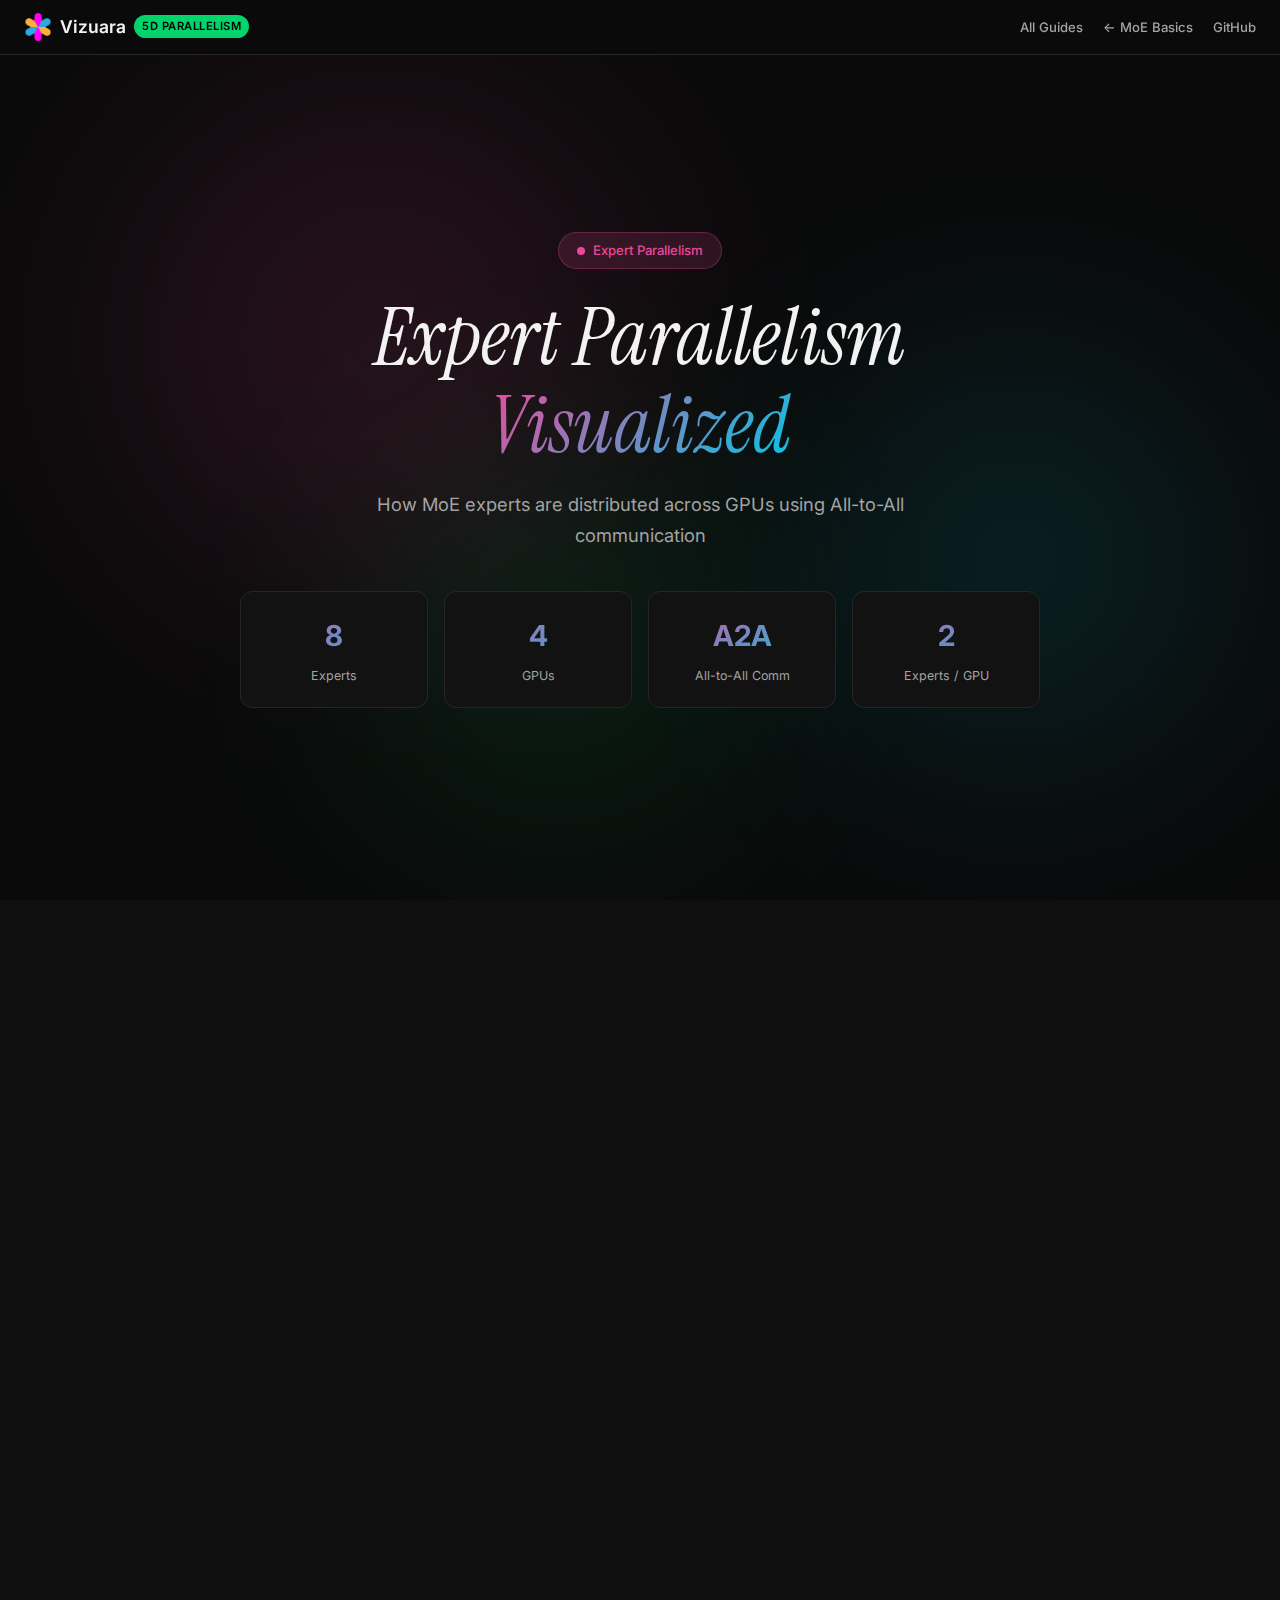
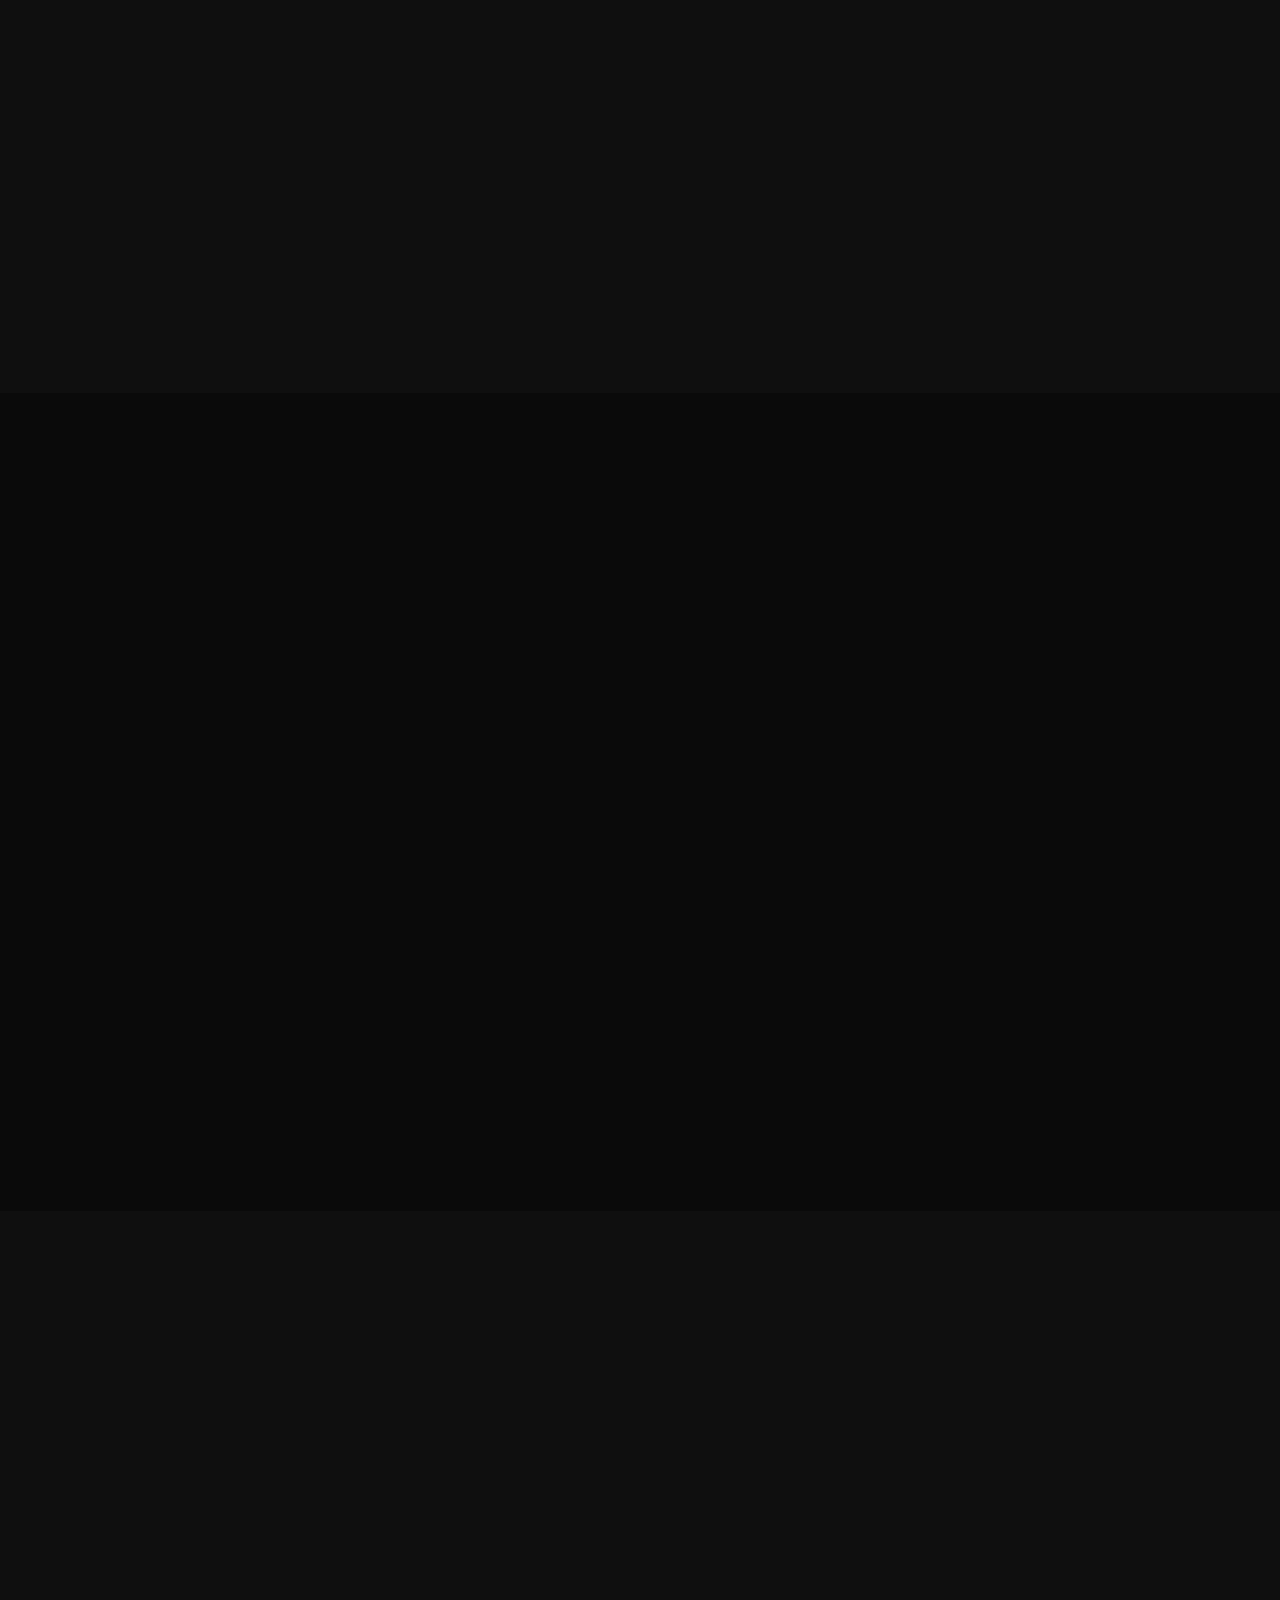
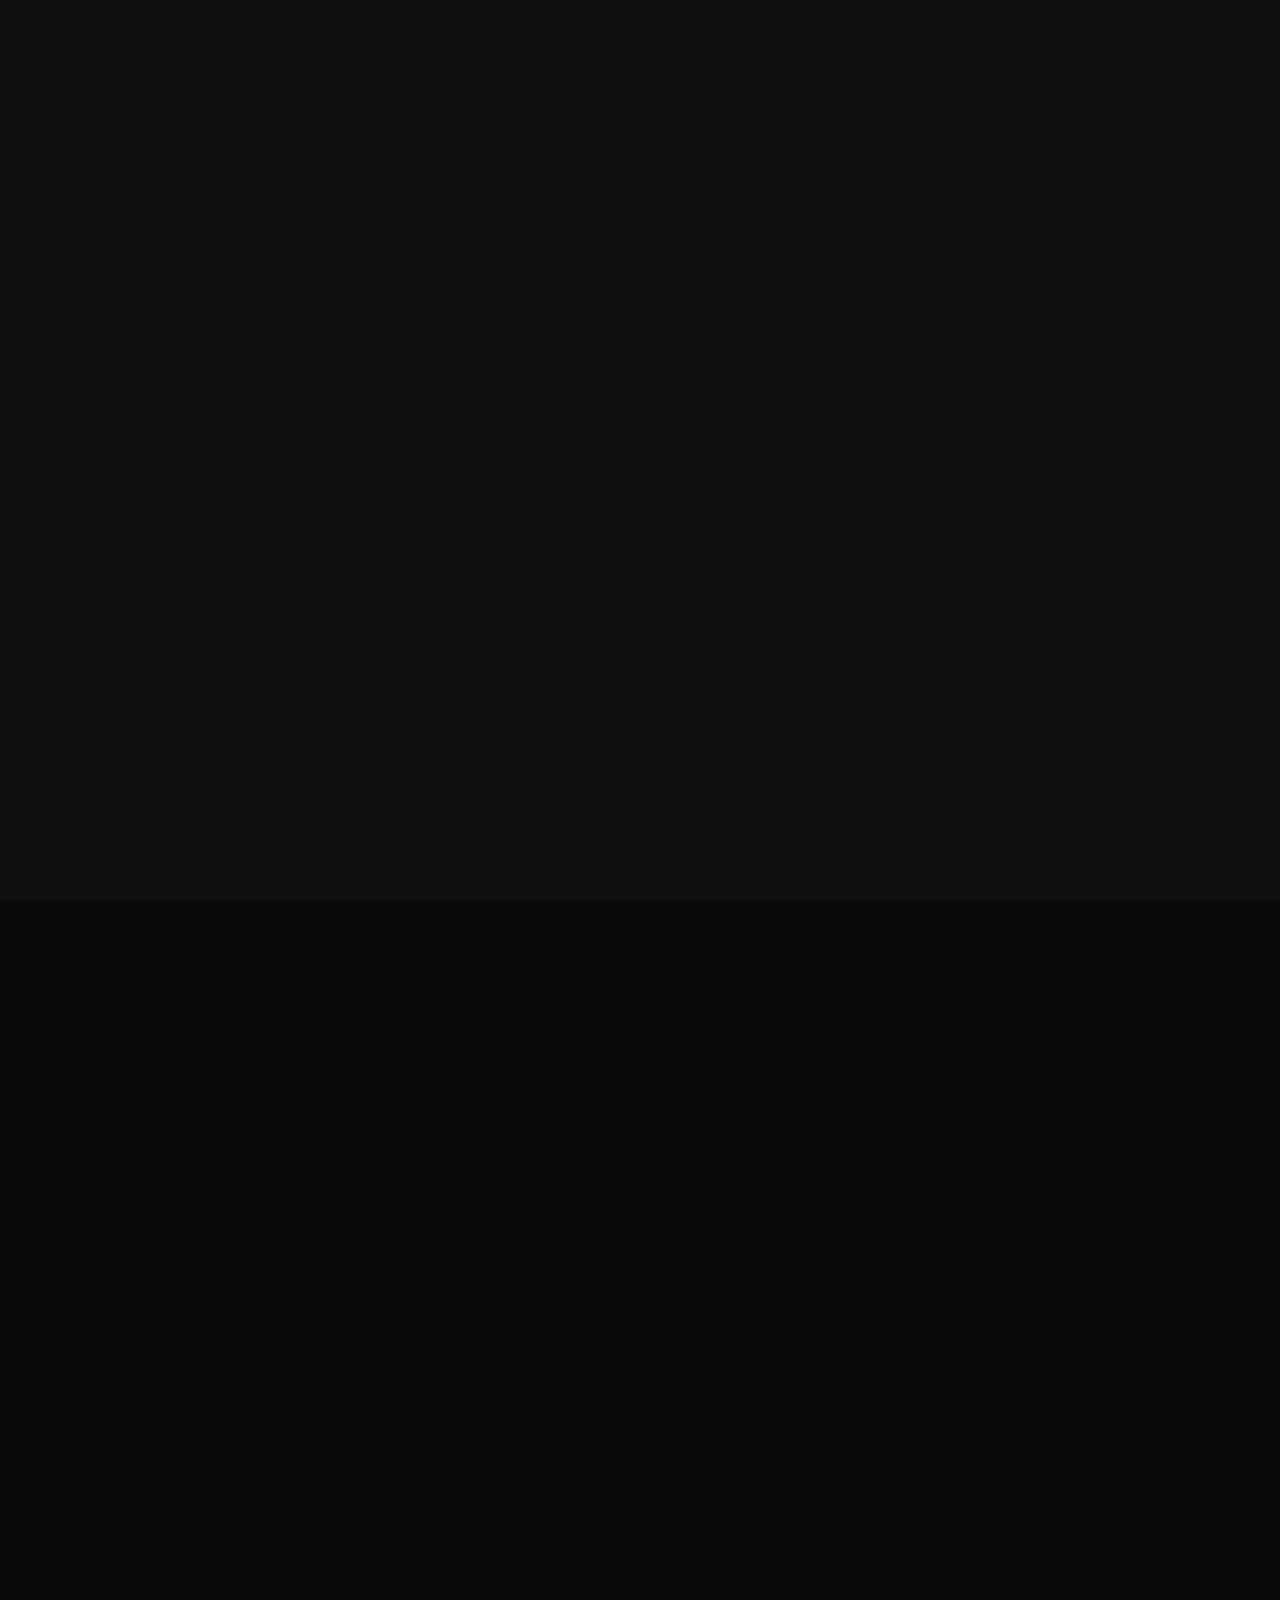
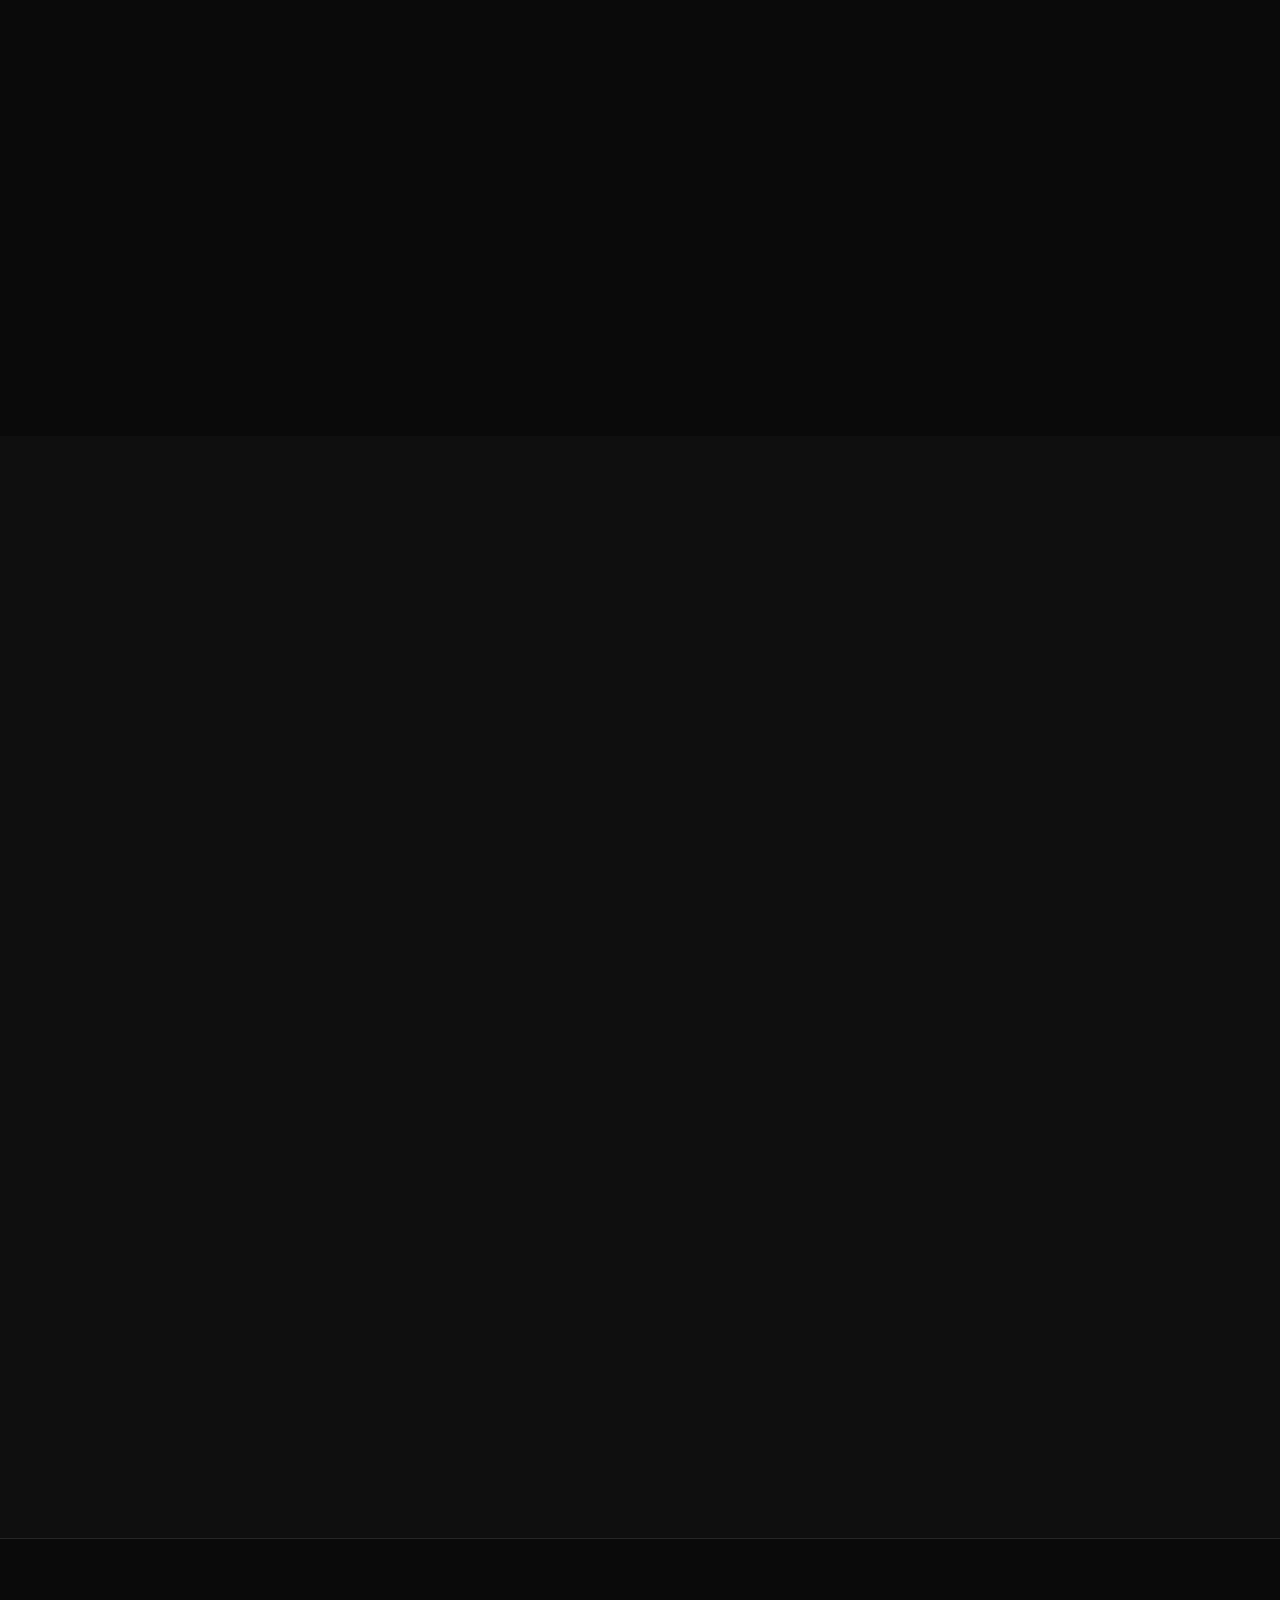
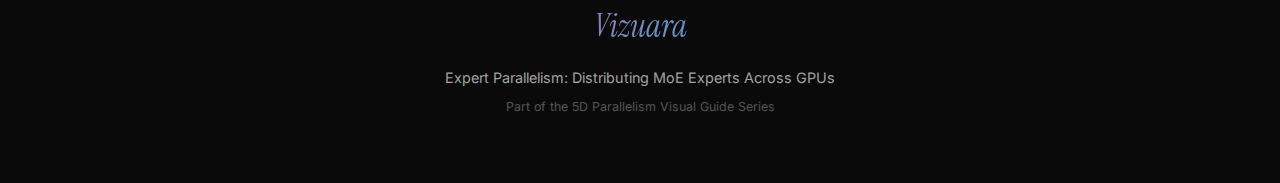
<file: expert-parallelism.html>
<!DOCTYPE html>
<html lang="en">
<head>
<meta charset="UTF-8">
<meta name="viewport" content="width=device-width, initial-scale=1.0">
<title>Expert Parallelism — Distributing MoE Experts Across GPUs</title>
<link rel="preconnect" href="https://fonts.googleapis.com">
<link href="https://fonts.googleapis.com/css2?family=Inter:wght@300;400;500;600;700;800&family=JetBrains+Mono:wght@400;500;600&family=Instrument+Serif:ital@0;1&display=swap" rel="stylesheet">
<style>
/* ============ RESET & BASE ============ */
*, *::before, *::after { box-sizing: border-box; margin: 0; padding: 0; }
html { scroll-behavior: smooth; font-size: 16px; }
body {
  background: var(--bg);
  color: var(--fg);
  font-family: var(--font-sans);
  line-height: 1.7;
  -webkit-font-smoothing: antialiased;
  overflow-x: hidden;
}
::-webkit-scrollbar { width: 6px; }
::-webkit-scrollbar-track { background: #0a0a0a; }
::-webkit-scrollbar-thumb { background: #262626; border-radius: 3px; }
::-webkit-scrollbar-thumb:hover { background: #a3a3a3; }
a { color: var(--primary); text-decoration: none; }
a:hover { text-decoration: underline; }
code, pre { font-family: var(--font-mono); }

/* ============ CSS VARIABLES ============ */
:root {
  --bg: #0a0a0a;
  --bg-card: #121212;
  --bg-card-hover: #1a1a1a;
  --bg-section-alt: #0f0f0f;
  --fg: #f2f2f2;
  --fg-muted: #a3a3a3;
  --border: #262626;
  --border-light: #333;
  --primary: #00d46a;
  --primary-dim: rgba(0, 212, 106, 0.15);
  --secondary: #00c8e6;
  --secondary-dim: rgba(0, 200, 230, 0.15);
  --accent: #ec4899;
  --accent-dim: rgba(236, 72, 153, 0.15);
  --red: #ef4444;
  --orange: #f97316;
  --yellow: #FFCA28;
  --blue: #42A5F5;
  --green: #66BB6A;
  --violet: #8b5cf6;
  --font-sans: 'Inter', system-ui, -apple-system, sans-serif;
  --font-mono: 'JetBrains Mono', 'Fira Code', monospace;
  --font-serif: 'Instrument Serif', Georgia, serif;
  --max-w: 1280px;
}

.container { max-width: var(--max-w); margin: 0 auto; padding: 0 24px; }
.gradient-text {
  background: linear-gradient(135deg, var(--primary) 0%, var(--secondary) 100%);
  -webkit-background-clip: text;
  -webkit-text-fill-color: transparent;
  background-clip: text;
}
.gradient-text-pink {
  background: linear-gradient(135deg, var(--accent) 0%, var(--secondary) 100%);
  -webkit-background-clip: text;
  -webkit-text-fill-color: transparent;
  background-clip: text;
}

/* ============ NAVBAR ============ */
.navbar {
  position: fixed; top: 0; left: 0; right: 0; z-index: 100;
  background: rgba(10,10,10,0.85);
  backdrop-filter: blur(16px);
  -webkit-backdrop-filter: blur(16px);
  border-bottom: 1px solid var(--border);
}
.nav-inner {
  max-width: var(--max-w); margin: 0 auto; padding: 12px 24px;
  display: flex; align-items: center; justify-content: space-between;
}
.nav-brand { display: flex; align-items: center; gap: 8px; font-weight: 600; font-size: 1.1rem; }
.nav-brand-logo { height: 28px; width: auto; }
.brand-tag {
  font-size: 0.7rem; background: var(--primary); color: #000;
  padding: 2px 8px; border-radius: 9999px; font-weight: 600;
  text-transform: uppercase; letter-spacing: 0.5px;
}
.nav-links { display: flex; gap: 20px; flex-wrap: wrap; }
.nav-links a { color: var(--fg-muted); font-size: 0.82rem; font-weight: 500; transition: color 0.2s; }
.nav-links a:hover { color: var(--primary); text-decoration: none; }

/* ============ HERO ============ */
.hero {
  position: relative; min-height: 100vh;
  display: flex; align-items: center; justify-content: center;
  text-align: center; padding: 120px 24px 80px; overflow: hidden;
}
.hero-bg-orbs { position: absolute; inset: 0; pointer-events: none; }
.orb { position: absolute; border-radius: 50%; filter: blur(120px); opacity: 0.12; }
.orb-pink { width: 500px; height: 500px; background: var(--accent); top: 10%; left: 10%; animation: float-slow 20s ease-in-out infinite; }
.orb-cyan { width: 400px; height: 400px; background: var(--secondary); top: 40%; right: 5%; animation: float-slow 25s ease-in-out infinite reverse; }
.orb-green { width: 350px; height: 350px; background: var(--primary); bottom: 10%; left: 30%; animation: float-slow 22s ease-in-out infinite; }

@keyframes float-slow {
  0%, 100% { transform: translate(0, 0); }
  25% { transform: translate(30px, -20px); }
  50% { transform: translate(-20px, 30px); }
  75% { transform: translate(20px, 20px); }
}

.hero-content { position: relative; z-index: 1; max-width: 800px; }
.hero-badge {
  display: inline-flex; align-items: center; gap: 8px;
  background: var(--accent-dim); border: 1px solid rgba(236, 72, 153, 0.3);
  border-radius: 9999px; padding: 6px 18px;
  font-size: 0.82rem; font-weight: 500; color: var(--accent); margin-bottom: 24px;
}
.pulse-dot {
  width: 8px; height: 8px; background: var(--accent);
  border-radius: 50%; animation: pulse 2s ease-in-out infinite;
}
@keyframes pulse {
  0%, 100% { opacity: 1; transform: scale(1); }
  50% { opacity: 0.5; transform: scale(1.4); }
}

.hero h1 {
  font-family: var(--font-serif); font-style: italic;
  font-size: clamp(2.5rem, 7vw, 5rem); font-weight: 400;
  line-height: 1.1; margin-bottom: 20px;
}
.hero-subtitle {
  font-size: 1.15rem; color: var(--fg-muted); line-height: 1.7;
  max-width: 600px; margin: 0 auto 40px;
}
.hero-cards { display: grid; grid-template-columns: repeat(4, 1fr); gap: 16px; }
.hero-stat-card {
  background: var(--bg-card); border: 1px solid var(--border);
  border-radius: 12px; padding: 20px 12px;
  transition: border-color 0.3s, transform 0.2s;
}
.hero-stat-card:hover { border-color: rgba(236, 72, 153, 0.3); transform: translateY(-2px); }
.stat-number {
  font-size: 1.8rem; font-weight: 700;
  background: linear-gradient(135deg, var(--accent), var(--secondary));
  -webkit-background-clip: text; -webkit-text-fill-color: transparent; background-clip: text;
}
.stat-label { font-size: 0.78rem; color: var(--fg-muted); margin-top: 4px; }

/* ============ SECTIONS ============ */
.section { padding: 100px 0; position: relative; }
.section-dark { background: var(--bg-section-alt); }
.section-heading { text-align: center; margin-bottom: 60px; }
.section-heading h2 {
  font-family: var(--font-serif); font-style: italic;
  font-size: clamp(2rem, 4vw, 3rem); margin-bottom: 16px;
}
.section-label {
  display: inline-flex; align-items: center; gap: 6px;
  font-size: 0.78rem; font-weight: 600; text-transform: uppercase;
  letter-spacing: 1.5px; color: var(--primary); margin-bottom: 12px;
}
.section-subtitle { font-size: 1.05rem; color: var(--fg-muted); max-width: 680px; margin: 0 auto; }

/* ============ CARDS ============ */
.card {
  background: var(--bg-card); border: 1px solid var(--border);
  border-radius: 16px; padding: 32px; transition: all 0.3s;
}
.card:hover { border-color: var(--border-light); background: var(--bg-card-hover); }

/* ============ FADE-IN ANIMATION ============ */
.fade-in { opacity: 0; transform: translateY(30px); transition: opacity 0.7s ease, transform 0.7s ease; }
.fade-in.visible { opacity: 1; transform: translateY(0); }

/* ============ SECTION A: PROBLEM ============ */
.memory-demo { max-width: 700px; margin: 0 auto; }
.gpu-single-box {
  background: var(--bg-card); border: 1px solid var(--border);
  border-radius: 16px; padding: 32px; margin-bottom: 32px;
}
.gpu-single-header {
  display: flex; align-items: center; gap: 12px;
  margin-bottom: 20px; font-weight: 600; font-size: 1.1rem;
}
.gpu-icon {
  width: 40px; height: 40px; border-radius: 10px;
  display: flex; align-items: center; justify-content: center;
  font-size: 1.2rem; font-weight: 700; color: #000;
  background: var(--secondary);
}
.memory-bar-container { margin-bottom: 16px; }
.memory-bar-label {
  display: flex; justify-content: space-between; align-items: center;
  font-size: 0.82rem; color: var(--fg-muted); margin-bottom: 6px;
}
.memory-bar-bg {
  height: 32px; background: #1a1a1a; border-radius: 8px;
  overflow: hidden; position: relative; border: 1px solid var(--border);
}
.memory-bar-fill {
  height: 100%; border-radius: 8px 0 0 8px;
  display: flex; align-items: center; padding-left: 10px;
  font-size: 0.72rem; font-weight: 600; color: #000;
  transition: width 0.8s ease;
}
.memory-bar-fill.attention { background: var(--secondary); width: 15%; }
.memory-bar-fill.experts { background: var(--accent); }
.memory-overflow-marker {
  position: absolute; right: 0; top: 0; bottom: 0;
  width: 4px; background: var(--red);
  box-shadow: 0 0 12px var(--red);
  animation: blink 1.2s ease-in-out infinite;
}
@keyframes blink {
  0%, 100% { opacity: 1; }
  50% { opacity: 0.3; }
}
.expert-grid-small {
  display: grid; grid-template-columns: repeat(4, 1fr); gap: 8px;
  margin-top: 16px;
}
.expert-chip {
  padding: 8px 6px; border-radius: 8px; text-align: center;
  font-size: 0.72rem; font-weight: 600; color: #000;
  border: 2px solid transparent;
}
.overflow-label {
  display: flex; align-items: center; justify-content: center; gap: 8px;
  margin-top: 20px; padding: 12px 20px; border-radius: 10px;
  background: rgba(239, 68, 68, 0.1); border: 1px solid rgba(239, 68, 68, 0.3);
  color: var(--red); font-size: 0.9rem; font-weight: 600;
}
.solution-preview {
  background: var(--bg-card); border: 1px solid rgba(0, 212, 106, 0.3);
  border-radius: 16px; padding: 24px; text-align: center;
}
.solution-preview h4 { color: var(--primary); margin-bottom: 8px; }
.solution-preview p { color: var(--fg-muted); font-size: 0.95rem; }

/* ============ SECTION B: DISTRIBUTION ============ */
.ep-distribution { max-width: 900px; margin: 0 auto; }
.toggle-row {
  display: flex; align-items: center; justify-content: center;
  gap: 16px; margin-bottom: 40px;
}
.toggle-btn {
  padding: 10px 24px; border-radius: 10px; border: 1px solid var(--border);
  background: var(--bg-card); color: var(--fg-muted); cursor: pointer;
  font-family: var(--font-sans); font-size: 0.88rem; font-weight: 500;
  transition: all 0.3s;
}
.toggle-btn.active {
  background: var(--accent-dim); border-color: var(--accent);
  color: var(--accent); font-weight: 600;
}
.toggle-btn:hover:not(.active) { border-color: var(--border-light); color: var(--fg); }

.gpu-distribution-grid {
  display: grid; gap: 20px;
  transition: all 0.5s ease;
}
.gpu-distribution-grid.cols-4 { grid-template-columns: repeat(4, 1fr); }
.gpu-distribution-grid.cols-2 { grid-template-columns: repeat(2, 1fr); }

.gpu-dist-card {
  background: var(--bg-card); border: 1px solid var(--border);
  border-radius: 16px; padding: 24px; position: relative;
  transition: all 0.4s ease;
}
.gpu-dist-header {
  display: flex; align-items: center; gap: 10px;
  margin-bottom: 16px; font-weight: 600;
}
.gpu-dist-label {
  padding: 4px 12px; border-radius: 8px; font-size: 0.78rem;
  font-weight: 700; color: #000;
}
.shared-layers {
  background: #1a1a1a; border: 1px dashed var(--border-light);
  border-radius: 10px; padding: 12px; margin-bottom: 12px;
  text-align: center; font-size: 0.75rem; color: var(--fg-muted);
}
.shared-layers span { display: block; font-size: 0.68rem; margin-top: 2px; color: #666; }
.expert-slots {
  display: flex; flex-direction: column; gap: 8px;
}
.expert-slot {
  padding: 10px 14px; border-radius: 10px; text-align: center;
  font-size: 0.82rem; font-weight: 600; color: #000;
  position: relative; overflow: hidden;
}
.expert-slot::after {
  content: 'FFN'; position: absolute; right: 10px; top: 50%; transform: translateY(-50%);
  font-size: 0.65rem; opacity: 0.5; font-weight: 700;
}

/* Expert colors */
.expert-0 { background: #FF6B6B; }
.expert-1 { background: #FFA06B; }
.expert-2 { background: #FFD93D; }
.expert-3 { background: #6BCB77; }
.expert-4 { background: #4D96FF; }
.expert-5 { background: #9B59B6; }
.expert-6 { background: #00c8e6; }
.expert-7 { background: #ec4899; }

/* ============ SECTION C: ALL-TO-ALL ============ */
.all2all-viz { max-width: 1000px; margin: 0 auto; }
.step-controls {
  display: flex; align-items: center; justify-content: center;
  gap: 16px; margin-bottom: 32px;
}
.step-btn {
  padding: 10px 28px; border-radius: 10px; border: 1px solid var(--border);
  background: var(--bg-card); color: var(--fg); cursor: pointer;
  font-family: var(--font-sans); font-size: 0.88rem; font-weight: 500;
  transition: all 0.3s;
}
.step-btn:hover { border-color: var(--accent); color: var(--accent); }
.step-btn:disabled { opacity: 0.3; cursor: not-allowed; }
.step-btn:disabled:hover { border-color: var(--border); color: var(--fg); }
.step-counter {
  font-family: var(--font-mono); font-size: 0.88rem;
  color: var(--fg-muted); min-width: 100px; text-align: center;
}
.step-title-bar {
  text-align: center; margin-bottom: 32px;
  padding: 16px 24px; border-radius: 12px;
  background: var(--bg-card); border: 1px solid var(--border);
}
.step-title-bar h3 {
  font-size: 1.2rem; margin-bottom: 6px; font-weight: 600;
}
.step-title-bar p { font-size: 0.88rem; color: var(--fg-muted); }

.all2all-canvas-wrap {
  position: relative;
  background: var(--bg-card); border: 1px solid var(--border);
  border-radius: 20px; padding: 40px; min-height: 520px;
  overflow: hidden;
}
.all2all-gpu-row {
  display: grid; grid-template-columns: repeat(4, 1fr); gap: 20px;
  position: relative; z-index: 2;
}
.a2a-gpu {
  background: #1a1a1a; border: 1px solid var(--border-light);
  border-radius: 14px; padding: 16px; text-align: center;
  transition: all 0.5s ease; position: relative;
}
.a2a-gpu-label {
  font-weight: 700; font-size: 0.82rem; margin-bottom: 10px;
  color: var(--fg-muted);
}
.a2a-gpu-experts {
  display: flex; gap: 4px; justify-content: center; margin-bottom: 10px;
}
.a2a-expert-mini {
  width: 28px; height: 28px; border-radius: 6px;
  display: flex; align-items: center; justify-content: center;
  font-size: 0.6rem; font-weight: 700; color: #000;
}
.a2a-tokens-area {
  min-height: 110px; position: relative;
  display: flex; flex-wrap: wrap; gap: 6px;
  justify-content: center; align-items: flex-start;
  padding: 8px 4px;
}
.a2a-token {
  width: 44px; height: 44px; border-radius: 10px;
  display: flex; align-items: center; justify-content: center;
  font-size: 0.65rem; font-weight: 700; color: #000;
  transition: all 0.7s cubic-bezier(0.4, 0, 0.2, 1);
  position: relative; z-index: 3;
  box-shadow: 0 2px 8px rgba(0,0,0,0.3);
}
.a2a-token.processing {
  animation: token-process 1s ease-in-out infinite;
}
@keyframes token-process {
  0%, 100% { transform: scale(1); box-shadow: 0 2px 8px rgba(0,0,0,0.3); }
  50% { transform: scale(1.1); box-shadow: 0 4px 20px rgba(0,0,0,0.5); }
}
.a2a-token.result {
  border: 2px solid rgba(255,255,255,0.4);
}

/* Arrow overlay for All-to-All comm */
.a2a-arrows-overlay {
  position: absolute; inset: 0; z-index: 1; pointer-events: none;
}
.a2a-arrow-line {
  position: absolute;
  height: 2px;
  transform-origin: left center;
  opacity: 0;
  transition: opacity 0.5s ease;
}
.a2a-arrow-line.visible { opacity: 1; }
.a2a-arrow-line .arrow-body {
  width: 100%; height: 100%;
  background: linear-gradient(90deg, transparent, var(--accent), transparent);
  animation: arrow-flow 1.5s linear infinite;
}
@keyframes arrow-flow {
  0% { opacity: 0.3; }
  50% { opacity: 1; }
  100% { opacity: 0.3; }
}

/* comm flow lines drawn via SVG */
.comm-svg {
  position: absolute; inset: 0; z-index: 1; pointer-events: none;
  width: 100%; height: 100%;
}
.comm-path {
  fill: none; stroke-width: 2;
  stroke-dasharray: 8 4;
  opacity: 0; transition: opacity 0.5s ease;
}
.comm-path.visible {
  opacity: 0.8;
  animation: dash-flow 1s linear infinite;
}
@keyframes dash-flow {
  to { stroke-dashoffset: -24; }
}

/* Labels between GPU rows */
.a2a-phase-label {
  text-align: center; margin: 24px 0;
  font-size: 0.88rem; font-weight: 600; color: var(--accent);
  position: relative; z-index: 2;
}
.a2a-phase-label .arrow-down {
  display: block; font-size: 1.5rem; margin: 4px auto;
  animation: bounce-down 1.5s ease-in-out infinite;
}
@keyframes bounce-down {
  0%, 100% { transform: translateY(0); }
  50% { transform: translateY(6px); }
}

/* Step descriptions */
.step-detail-grid {
  display: grid; grid-template-columns: repeat(4, 1fr); gap: 12px;
  margin-top: 24px; position: relative; z-index: 2;
}
.step-detail-item {
  background: #1a1a1a; border: 1px solid var(--border);
  border-radius: 10px; padding: 12px; text-align: center;
  font-size: 0.78rem; color: var(--fg-muted);
}
.step-detail-item strong { color: var(--fg); display: block; margin-bottom: 4px; }

/* ============ SECTION D: COMM COST ============ */
.comm-comparison { max-width: 800px; margin: 0 auto; }
.formula-bar {
  background: #1a1a1a; border: 1px solid var(--border);
  border-radius: 14px; padding: 24px 32px; text-align: center;
  margin-bottom: 40px;
}
.formula-bar .formula {
  font-family: var(--font-mono); font-size: 1.3rem;
  font-weight: 600; color: var(--accent); margin-bottom: 8px;
}
.formula-bar .formula-desc { font-size: 0.88rem; color: var(--fg-muted); }
.formula-bar .formula-vars {
  display: flex; justify-content: center; gap: 24px; margin-top: 12px;
  flex-wrap: wrap;
}
.formula-var {
  font-family: var(--font-mono); font-size: 0.78rem;
  color: var(--secondary); background: rgba(0, 200, 230, 0.08);
  padding: 4px 12px; border-radius: 6px;
}

.comm-compare-grid {
  display: grid; grid-template-columns: repeat(3, 1fr); gap: 16px;
}
.comm-card {
  background: var(--bg-card); border: 1px solid var(--border);
  border-radius: 14px; padding: 24px; text-align: center;
  transition: all 0.3s;
}
.comm-card:hover { border-color: var(--border-light); }
.comm-card h4 { font-size: 1rem; margin-bottom: 8px; }
.comm-card .comm-type {
  font-family: var(--font-mono); font-size: 0.82rem;
  padding: 4px 12px; border-radius: 6px; display: inline-block; margin-bottom: 12px;
}
.comm-card .comm-desc { font-size: 0.82rem; color: var(--fg-muted); line-height: 1.5; }
.comm-card .comm-volume {
  margin-top: 12px; font-family: var(--font-mono); font-size: 0.78rem;
  padding: 8px; border-radius: 8px; background: #1a1a1a;
}
.comm-bar-wrap { margin-top: 16px; }
.comm-bar-track { height: 8px; background: #1a1a1a; border-radius: 4px; overflow: hidden; }
.comm-bar-fill { height: 100%; border-radius: 4px; transition: width 1s ease; }

.insight-box {
  margin-top: 32px; padding: 20px 28px; border-radius: 14px;
  background: rgba(0, 212, 106, 0.06); border: 1px solid rgba(0, 212, 106, 0.2);
}
.insight-box h4 { color: var(--primary); margin-bottom: 8px; font-size: 0.95rem; }
.insight-box p { color: var(--fg-muted); font-size: 0.9rem; line-height: 1.6; }

/* ============ SECTION E: EP + TP + DP ============ */
.cluster-viz { max-width: 900px; margin: 0 auto; }
.config-toggles {
  display: flex; align-items: center; justify-content: center;
  gap: 12px; margin-bottom: 40px; flex-wrap: wrap;
}
.config-btn {
  padding: 10px 20px; border-radius: 10px; border: 1px solid var(--border);
  background: var(--bg-card); color: var(--fg-muted); cursor: pointer;
  font-family: var(--font-mono); font-size: 0.82rem; font-weight: 500;
  transition: all 0.3s;
}
.config-btn.active {
  background: var(--primary-dim); border-color: var(--primary);
  color: var(--primary); font-weight: 600;
}
.config-btn:hover:not(.active) { border-color: var(--border-light); color: var(--fg); }

.cluster-diagram {
  background: var(--bg-card); border: 1px solid var(--border);
  border-radius: 20px; padding: 32px; position: relative;
}
.cluster-title {
  text-align: center; margin-bottom: 24px;
  font-family: var(--font-mono); font-size: 0.88rem; color: var(--fg-muted);
}
.cluster-title strong { color: var(--fg); }
.cluster-nodes {
  display: grid; gap: 20px;
}
.cluster-node {
  border: 1px solid var(--border-light); border-radius: 14px;
  padding: 20px; position: relative;
}
.cluster-node-label {
  position: absolute; top: -10px; left: 20px;
  background: var(--bg-card); padding: 0 10px;
  font-size: 0.75rem; font-weight: 600; color: var(--fg-muted);
}
.cluster-gpus {
  display: grid; gap: 10px;
}
.cluster-gpu {
  background: #1a1a1a; border: 1px solid var(--border);
  border-radius: 10px; padding: 12px 16px;
  display: flex; align-items: center; gap: 10px;
  font-size: 0.78rem; font-weight: 500;
  transition: all 0.3s;
}
.cluster-gpu-id {
  font-family: var(--font-mono); font-weight: 700;
  min-width: 50px;
}
.cluster-gpu-tags {
  display: flex; gap: 6px; flex-wrap: wrap;
}
.cluster-tag {
  padding: 2px 8px; border-radius: 6px;
  font-size: 0.68rem; font-weight: 600; color: #000;
}
.tag-tp { background: var(--secondary); }
.tag-ep { background: var(--accent); }
.tag-dp { background: var(--primary); }

.cluster-legend {
  display: flex; gap: 24px; justify-content: center;
  margin-top: 24px; flex-wrap: wrap;
}
.legend-item {
  display: flex; align-items: center; gap: 6px;
  font-size: 0.78rem; color: var(--fg-muted);
}
.legend-dot {
  width: 12px; height: 12px; border-radius: 4px;
}
.cluster-insight {
  margin-top: 24px; text-align: center;
  padding: 16px 20px; border-radius: 10px;
  background: rgba(236, 72, 153, 0.06); border: 1px solid rgba(236, 72, 153, 0.2);
  font-size: 0.88rem; color: var(--fg-muted);
}
.cluster-insight strong { color: var(--accent); }

/* ============ FOOTER ============ */
.footer {
  border-top: 1px solid var(--border); padding: 60px 0;
  text-align: center;
}
.footer-inner { max-width: 600px; margin: 0 auto; }
.footer-brand {
  font-family: var(--font-serif); font-style: italic;
  font-size: 2rem; margin-bottom: 12px;
}
.footer p { color: var(--fg-muted); font-size: 0.9rem; margin-bottom: 6px; }
.footer-muted { font-size: 0.78rem !important; color: #555 !important; }

/* ============ RESPONSIVE ============ */
@media (max-width: 768px) {
  .hero-cards { grid-template-columns: repeat(2, 1fr); }
  .gpu-distribution-grid.cols-4 { grid-template-columns: repeat(2, 1fr); }
  .all2all-gpu-row { grid-template-columns: repeat(2, 1fr); }
  .comm-compare-grid { grid-template-columns: 1fr; }
  .step-detail-grid { grid-template-columns: repeat(2, 1fr); }
  .nav-links { display: none; }
}
@media (max-width: 480px) {
  .hero-cards { grid-template-columns: 1fr; }
  .gpu-distribution-grid.cols-4,
  .gpu-distribution-grid.cols-2 { grid-template-columns: 1fr; }
  .all2all-gpu-row { grid-template-columns: 1fr; }
}
</style>
</head>
<body>

<!-- ============ NAVBAR ============ -->
<nav class="navbar">
  <div class="nav-inner">
    <div class="nav-brand">
      <img src="vizlogo.png" alt="Vizuara" class="nav-brand-logo">
      <span>Vizuara</span>
      <span class="brand-tag">5D Parallelism</span>
    </div>
    <div class="nav-links">
      <a href="index.html">All Guides</a>
      <a href="mixture-of-experts.html">← MoE Basics</a>
      <a href="https://github.com/VizuaraAI/5d-parallelism-visual-guide" target="_blank">GitHub</a>
    </div>
  </div>
</nav>

<!-- ============ HERO ============ -->
<section class="hero" id="top">
  <div class="hero-bg-orbs">
    <div class="orb orb-pink"></div>
    <div class="orb orb-cyan"></div>
    <div class="orb orb-green"></div>
  </div>
  <div class="hero-content">
    <div class="hero-badge">
      <span class="pulse-dot"></span>
      Expert Parallelism
    </div>
    <h1>Expert Parallelism <span class="gradient-text-pink">Visualized</span></h1>
    <p class="hero-subtitle">How MoE experts are distributed across GPUs using All-to-All communication</p>
    <div class="hero-cards">
      <div class="hero-stat-card">
        <div class="stat-number">8</div>
        <div class="stat-label">Experts</div>
      </div>
      <div class="hero-stat-card">
        <div class="stat-number">4</div>
        <div class="stat-label">GPUs</div>
      </div>
      <div class="hero-stat-card">
        <div class="stat-number">A2A</div>
        <div class="stat-label">All-to-All Comm</div>
      </div>
      <div class="hero-stat-card">
        <div class="stat-number">2</div>
        <div class="stat-label">Experts / GPU</div>
      </div>
    </div>
  </div>
</section>

<!-- ============ SECTION A: THE PROBLEM ============ -->
<section class="section section-dark" id="problem">
  <div class="container">
    <div class="section-heading fade-in">
      <span class="section-label">Section A &mdash; The Problem</span>
      <h2>Too Many Experts for <span class="gradient-text">One GPU</span></h2>
      <p class="section-subtitle">In a Mixture-of-Experts model, each expert is a full FFN block. With 8 experts, a single GPU simply runs out of memory.</p>
    </div>

    <div class="memory-demo fade-in">
      <div class="gpu-single-box">
        <div class="gpu-single-header">
          <div class="gpu-icon">0</div>
          <div>
            <div>GPU 0 &mdash; Single GPU Attempt</div>
            <div style="font-size: 0.78rem; color: var(--fg-muted); font-weight: 400;">Trying to fit everything on one device</div>
          </div>
        </div>

        <!-- Attention weights bar -->
        <div class="memory-bar-container">
          <div class="memory-bar-label">
            <span>Attention Layers + Embeddings</span>
            <span>~15% VRAM</span>
          </div>
          <div class="memory-bar-bg">
            <div class="memory-bar-fill attention">Attn</div>
          </div>
        </div>

        <!-- Expert FFN blocks bar -->
        <div class="memory-bar-container">
          <div class="memory-bar-label">
            <span>8 Expert FFN Blocks</span>
            <span style="color: var(--red);">~120% VRAM !!!</span>
          </div>
          <div class="memory-bar-bg">
            <div class="memory-bar-fill experts" style="width: 100%;">8 Experts = OOM</div>
            <div class="memory-overflow-marker"></div>
          </div>
        </div>

        <div class="expert-grid-small">
          <div class="expert-chip expert-0">E0</div>
          <div class="expert-chip expert-1">E1</div>
          <div class="expert-chip expert-2">E2</div>
          <div class="expert-chip expert-3">E3</div>
          <div class="expert-chip expert-4">E4</div>
          <div class="expert-chip expert-5">E5</div>
          <div class="expert-chip expert-6">E6</div>
          <div class="expert-chip expert-7">E7</div>
        </div>

        <div class="overflow-label">
          <svg width="20" height="20" viewBox="0 0 24 24" fill="none" stroke="currentColor" stroke-width="2"><path d="M12 9v4m0 4h.01M21 12a9 9 0 1 1-18 0 9 9 0 0 1 18 0Z"/></svg>
          Out of Memory &mdash; Each expert is a full FFN (same size as the original dense FFN)
        </div>
      </div>

      <div class="solution-preview fade-in">
        <h4>The Solution: Expert Parallelism</h4>
        <p>Distribute the 8 experts across 4 GPUs &mdash; each GPU holds only 2 experts while keeping the full attention layers.</p>
      </div>
    </div>
  </div>
</section>

<!-- ============ SECTION B: DISTRIBUTING EXPERTS ============ -->
<section class="section" id="distribution">
  <div class="container">
    <div class="section-heading fade-in">
      <span class="section-label">Section B &mdash; Expert Distribution</span>
      <h2>Distributing Experts <span class="gradient-text-pink">Across GPUs</span></h2>
      <p class="section-subtitle">Each GPU holds the full model (attention, embeddings) but only a subset of the expert FFN blocks.</p>
    </div>

    <div class="ep-distribution fade-in">
      <div class="toggle-row">
        <button class="toggle-btn active" id="btn-4gpu" onclick="setDistribution(4)">4 GPUs &times; 2 Experts</button>
        <button class="toggle-btn" id="btn-2gpu" onclick="setDistribution(2)">2 GPUs &times; 4 Experts</button>
      </div>

      <div class="gpu-distribution-grid cols-4" id="distGrid">
        <!-- GPU 0 -->
        <div class="gpu-dist-card">
          <div class="gpu-dist-header">
            <div class="gpu-dist-label" style="background: var(--secondary);">GPU 0</div>
          </div>
          <div class="shared-layers">
            Attention + Embeddings + LayerNorm
            <span>(full copy on every GPU)</span>
          </div>
          <div class="expert-slots" id="gpu0-experts">
            <div class="expert-slot expert-0">Expert 0</div>
            <div class="expert-slot expert-1">Expert 1</div>
          </div>
        </div>
        <!-- GPU 1 -->
        <div class="gpu-dist-card">
          <div class="gpu-dist-header">
            <div class="gpu-dist-label" style="background: var(--primary);">GPU 1</div>
          </div>
          <div class="shared-layers">
            Attention + Embeddings + LayerNorm
            <span>(full copy on every GPU)</span>
          </div>
          <div class="expert-slots" id="gpu1-experts">
            <div class="expert-slot expert-2">Expert 2</div>
            <div class="expert-slot expert-3">Expert 3</div>
          </div>
        </div>
        <!-- GPU 2 -->
        <div class="gpu-dist-card">
          <div class="gpu-dist-header">
            <div class="gpu-dist-label" style="background: var(--violet);">GPU 2</div>
          </div>
          <div class="shared-layers">
            Attention + Embeddings + LayerNorm
            <span>(full copy on every GPU)</span>
          </div>
          <div class="expert-slots" id="gpu2-experts">
            <div class="expert-slot expert-4">Expert 4</div>
            <div class="expert-slot expert-5">Expert 5</div>
          </div>
        </div>
        <!-- GPU 3 -->
        <div class="gpu-dist-card">
          <div class="gpu-dist-header">
            <div class="gpu-dist-label" style="background: var(--accent);">GPU 3</div>
          </div>
          <div class="shared-layers">
            Attention + Embeddings + LayerNorm
            <span>(full copy on every GPU)</span>
          </div>
          <div class="expert-slots" id="gpu3-experts">
            <div class="expert-slot expert-6">Expert 6</div>
            <div class="expert-slot expert-7">Expert 7</div>
          </div>
        </div>
      </div>
    </div>
  </div>
</section>

<!-- ============ SECTION C: ALL-TO-ALL (STAR) ============ -->
<section class="section section-dark" id="all2all">
  <div class="container">
    <div class="section-heading fade-in">
      <span class="section-label">Section C &mdash; Core Pattern</span>
      <h2>All-to-All Communication <span class="gradient-text-pink">Step by Step</span></h2>
      <p class="section-subtitle">The All-to-All dispatch and combine is the heart of expert parallelism. Watch tokens flow between GPUs to reach their target experts.</p>
    </div>

    <div class="all2all-viz fade-in">
      <!-- Step controls -->
      <div class="step-controls">
        <button class="step-btn" id="prevStepBtn" onclick="prevStep()" disabled>&#8592; Prev</button>
        <span class="step-counter" id="stepCounter">Step 1 / 5</span>
        <button class="step-btn" id="nextStepBtn" onclick="nextStep()">Next &#8594;</button>
      </div>

      <!-- Step title -->
      <div class="step-title-bar" id="stepTitleBar">
        <h3 id="stepTitle">Before All-to-All</h3>
        <p id="stepDesc">Each GPU has a batch of tokens. The router has assigned each token to a target expert.</p>
      </div>

      <!-- Main visualization area -->
      <div class="all2all-canvas-wrap" id="a2aCanvas">
        <!-- SVG for communication lines -->
        <svg class="comm-svg" id="commSvg"></svg>

        <!-- Top row: source GPUs -->
        <div style="margin-bottom: 12px; font-size: 0.75rem; color: var(--fg-muted); text-align: center; position: relative; z-index: 2;" id="rowLabel">Source GPUs &mdash; each has local tokens</div>
        <div class="all2all-gpu-row" id="gpuRowTop">
          <!-- GPU 0 -->
          <div class="a2a-gpu" id="gpu-top-0">
            <div class="a2a-gpu-label">GPU 0</div>
            <div class="a2a-gpu-experts">
              <div class="a2a-expert-mini expert-0">E0</div>
              <div class="a2a-expert-mini expert-1">E1</div>
            </div>
            <div class="a2a-tokens-area" id="tokens-top-0"></div>
          </div>
          <!-- GPU 1 -->
          <div class="a2a-gpu" id="gpu-top-1">
            <div class="a2a-gpu-label">GPU 1</div>
            <div class="a2a-gpu-experts">
              <div class="a2a-expert-mini expert-2">E2</div>
              <div class="a2a-expert-mini expert-3">E3</div>
            </div>
            <div class="a2a-tokens-area" id="tokens-top-1"></div>
          </div>
          <!-- GPU 2 -->
          <div class="a2a-gpu" id="gpu-top-2">
            <div class="a2a-gpu-label">GPU 2</div>
            <div class="a2a-gpu-experts">
              <div class="a2a-expert-mini expert-4">E4</div>
              <div class="a2a-expert-mini expert-5">E5</div>
            </div>
            <div class="a2a-tokens-area" id="tokens-top-2"></div>
          </div>
          <!-- GPU 3 -->
          <div class="a2a-gpu" id="gpu-top-3">
            <div class="a2a-gpu-label">GPU 3</div>
            <div class="a2a-gpu-experts">
              <div class="a2a-expert-mini expert-6">E6</div>
              <div class="a2a-expert-mini expert-7">E7</div>
            </div>
            <div class="a2a-tokens-area" id="tokens-top-3"></div>
          </div>
        </div>

        <!-- Phase label (appears during dispatch/combine) -->
        <div class="a2a-phase-label" id="phaseLabel" style="display: none;">
          <span id="phaseLabelText">All-to-All Dispatch</span>
          <span class="arrow-down" id="phaseArrow">&darr;</span>
        </div>

        <!-- Bottom row: destination GPUs (shown during dispatch/combine) -->
        <div style="margin-top: 12px; margin-bottom: 12px; font-size: 0.75rem; color: var(--fg-muted); text-align: center; position: relative; z-index: 2; display: none;" id="rowLabelBottom">Destination GPUs &mdash; tokens arrive at their target expert's GPU</div>
        <div class="all2all-gpu-row" id="gpuRowBottom" style="display: none;">
          <!-- GPU 0 -->
          <div class="a2a-gpu" id="gpu-bot-0">
            <div class="a2a-gpu-label">GPU 0</div>
            <div class="a2a-gpu-experts">
              <div class="a2a-expert-mini expert-0">E0</div>
              <div class="a2a-expert-mini expert-1">E1</div>
            </div>
            <div class="a2a-tokens-area" id="tokens-bot-0"></div>
          </div>
          <!-- GPU 1 -->
          <div class="a2a-gpu" id="gpu-bot-1">
            <div class="a2a-gpu-label">GPU 1</div>
            <div class="a2a-gpu-experts">
              <div class="a2a-expert-mini expert-2">E2</div>
              <div class="a2a-expert-mini expert-3">E3</div>
            </div>
            <div class="a2a-tokens-area" id="tokens-bot-1"></div>
          </div>
          <!-- GPU 2 -->
          <div class="a2a-gpu" id="gpu-bot-2">
            <div class="a2a-gpu-label">GPU 2</div>
            <div class="a2a-gpu-experts">
              <div class="a2a-expert-mini expert-4">E4</div>
              <div class="a2a-expert-mini expert-5">E5</div>
            </div>
            <div class="a2a-tokens-area" id="tokens-bot-2"></div>
          </div>
          <!-- GPU 3 -->
          <div class="a2a-gpu" id="gpu-bot-3">
            <div class="a2a-gpu-label">GPU 3</div>
            <div class="a2a-gpu-experts">
              <div class="a2a-expert-mini expert-6">E6</div>
              <div class="a2a-expert-mini expert-7">E7</div>
            </div>
            <div class="a2a-tokens-area" id="tokens-bot-3"></div>
          </div>
        </div>
      </div>

      <!-- Step detail annotations -->
      <div class="step-detail-grid" id="stepDetails" style="display: none;">
        <div class="step-detail-item"><strong>GPU 0</strong> <span id="detail0"></span></div>
        <div class="step-detail-item"><strong>GPU 1</strong> <span id="detail1"></span></div>
        <div class="step-detail-item"><strong>GPU 2</strong> <span id="detail2"></span></div>
        <div class="step-detail-item"><strong>GPU 3</strong> <span id="detail3"></span></div>
      </div>
    </div>
  </div>
</section>

<!-- ============ SECTION D: COMM COST ============ -->
<section class="section" id="comm-cost">
  <div class="container">
    <div class="section-heading fade-in">
      <span class="section-label">Section D &mdash; Communication Cost</span>
      <h2>EP Communication <span class="gradient-text">Analysis</span></h2>
      <p class="section-subtitle">Every MoE layer requires two All-to-All operations: dispatch (send tokens) and combine (receive results).</p>
    </div>

    <div class="comm-comparison fade-in">
      <div class="formula-bar">
        <div class="formula">Comm / MoE layer = 2 &times; B &times; S &times; H</div>
        <div class="formula-desc">Two All-to-All collective operations per Mixture-of-Experts layer (dispatch + combine)</div>
        <div class="formula-vars">
          <span class="formula-var">B = batch size</span>
          <span class="formula-var">S = sequence length</span>
          <span class="formula-var">H = hidden dimension</span>
        </div>
      </div>

      <div class="comm-compare-grid">
        <!-- EP -->
        <div class="comm-card" style="border-color: rgba(236, 72, 153, 0.3);">
          <h4 style="color: var(--accent);">Expert Parallelism</h4>
          <div class="comm-type" style="background: var(--accent-dim); color: var(--accent);">All-to-All</div>
          <div class="comm-desc">Tokens dispatched to target expert's GPU, results sent back. Per MoE layer.</div>
          <div class="comm-volume" style="color: var(--accent);">2 &times; B &times; S &times; H</div>
          <div class="comm-bar-wrap">
            <div class="comm-bar-track">
              <div class="comm-bar-fill" style="width: 50%; background: var(--accent);"></div>
            </div>
          </div>
          <div style="font-size: 0.72rem; color: var(--fg-muted); margin-top: 6px;">Scales with tokens, not model size</div>
        </div>
        <!-- TP -->
        <div class="comm-card">
          <h4 style="color: var(--secondary);">Tensor Parallelism</h4>
          <div class="comm-type" style="background: var(--secondary-dim); color: var(--secondary);">AllReduce</div>
          <div class="comm-desc">Partial activations reduced across TP group. Per attention + FFN layer.</div>
          <div class="comm-volume" style="color: var(--secondary);">2 &times; B &times; S &times; H &times; L</div>
          <div class="comm-bar-wrap">
            <div class="comm-bar-track">
              <div class="comm-bar-fill" style="width: 85%; background: var(--secondary);"></div>
            </div>
          </div>
          <div style="font-size: 0.72rem; color: var(--fg-muted); margin-top: 6px;">Scales with num layers (L)</div>
        </div>
        <!-- DP -->
        <div class="comm-card">
          <h4 style="color: var(--primary);">Data Parallelism</h4>
          <div class="comm-type" style="background: var(--primary-dim); color: var(--primary);">AllReduce</div>
          <div class="comm-desc">Gradient synchronization across all DP ranks. Once per training step.</div>
          <div class="comm-volume" style="color: var(--primary);">2 &times; P (all params)</div>
          <div class="comm-bar-wrap">
            <div class="comm-bar-track">
              <div class="comm-bar-fill" style="width: 100%; background: var(--primary);"></div>
            </div>
          </div>
          <div style="font-size: 0.72rem; color: var(--fg-muted); margin-top: 6px;">Scales with total model size</div>
        </div>
      </div>

      <div class="insight-box fade-in">
        <h4>Key Insight</h4>
        <p>EP communication scales with the number of tokens (B &times; S) and hidden size (H), <strong>not</strong> with model size. This makes EP particularly efficient for large MoE models with many experts &mdash; adding more experts doesn't increase communication, only adding more tokens does. In contrast, DP gradient sync scales with total parameter count, making it increasingly expensive as models grow.</p>
      </div>
    </div>
  </div>
</section>

<!-- ============ SECTION E: EP + TP + DP ============ -->
<section class="section section-dark" id="combined">
  <div class="container">
    <div class="section-heading fade-in">
      <span class="section-label">Section E &mdash; Combining Parallelisms</span>
      <h2>EP + TP + DP <span class="gradient-text-pink">Together</span></h2>
      <p class="section-subtitle">Expert Parallelism is another axis of parallelism. It can be combined with Tensor and Data Parallelism for maximum efficiency.</p>
    </div>

    <div class="cluster-viz fade-in">
      <div class="config-toggles">
        <button class="config-btn active" id="cfg-8-4tp-2ep" onclick="setClusterConfig('8-4tp-2ep')">8 GPUs: 4 TP &times; 2 EP</button>
        <button class="config-btn" id="cfg-16-4tp-2ep-2dp" onclick="setClusterConfig('16-4tp-2ep-2dp')">16 GPUs: 4 TP &times; 2 EP &times; 2 DP</button>
        <button class="config-btn" id="cfg-8-2tp-4ep" onclick="setClusterConfig('8-2tp-4ep')">8 GPUs: 2 TP &times; 4 EP</button>
      </div>

      <div class="cluster-diagram" id="clusterDiagram">
        <!-- Filled by JS -->
      </div>

      <div class="cluster-legend">
        <div class="legend-item"><div class="legend-dot" style="background: var(--secondary);"></div>Tensor Parallel (TP)</div>
        <div class="legend-item"><div class="legend-dot" style="background: var(--accent);"></div>Expert Parallel (EP)</div>
        <div class="legend-item"><div class="legend-dot" style="background: var(--primary);"></div>Data Parallel (DP)</div>
      </div>

      <div class="cluster-insight fade-in">
        <strong>Key Insight:</strong> EP replaces some TP or DP GPUs &mdash; it is another <em>dimension</em> of parallelism. Within a node (fast NVLink), you typically combine TP + EP. Across nodes (slower network), you use DP. The total GPU count = TP &times; EP &times; DP.
      </div>
    </div>
  </div>
</section>

<!-- ============ FOOTER ============ -->
<footer class="footer">
  <div class="container">
    <div class="footer-inner">
      <div class="footer-brand gradient-text-pink">Vizuara</div>
      <p>Expert Parallelism: Distributing MoE Experts Across GPUs</p>
      <p class="footer-muted">Part of the 5D Parallelism Visual Guide Series</p>
    </div>
  </div>
</footer>

<script>
// =============================================
// INTERSECTION OBSERVER FOR FADE-IN
// =============================================
const observer = new IntersectionObserver((entries) => {
  entries.forEach(entry => {
    if (entry.isIntersecting) {
      entry.target.classList.add('visible');
    }
  });
}, { threshold: 0.1 });

document.querySelectorAll('.fade-in').forEach(el => observer.observe(el));

// =============================================
// EXPERT COLORS MAP
// =============================================
const expertColors = {
  0: '#FF6B6B', 1: '#FFA06B', 2: '#FFD93D', 3: '#6BCB77',
  4: '#4D96FF', 5: '#9B59B6', 6: '#00c8e6', 7: '#ec4899'
};

const expertColorClass = {
  0: 'expert-0', 1: 'expert-1', 2: 'expert-2', 3: 'expert-3',
  4: 'expert-4', 5: 'expert-5', 6: 'expert-6', 7: 'expert-7'
};

// =============================================
// SECTION B: DISTRIBUTION TOGGLE
// =============================================
function setDistribution(numGpus) {
  const grid = document.getElementById('distGrid');
  const btn4 = document.getElementById('btn-4gpu');
  const btn2 = document.getElementById('btn-2gpu');

  if (numGpus === 4) {
    btn4.classList.add('active');
    btn2.classList.remove('active');
    grid.className = 'gpu-distribution-grid cols-4';
    grid.innerHTML = buildDistHTML(4);
  } else {
    btn2.classList.add('active');
    btn4.classList.remove('active');
    grid.className = 'gpu-distribution-grid cols-2';
    grid.innerHTML = buildDistHTML(2);
  }
}

function buildDistHTML(numGpus) {
  const expertsPerGpu = 8 / numGpus;
  const gpuColors = ['var(--secondary)', 'var(--primary)', 'var(--violet)', 'var(--accent)'];
  let html = '';
  for (let g = 0; g < numGpus; g++) {
    const startE = g * expertsPerGpu;
    html += `<div class="gpu-dist-card">
      <div class="gpu-dist-header">
        <div class="gpu-dist-label" style="background: ${gpuColors[g % gpuColors.length]};">GPU ${g}</div>
      </div>
      <div class="shared-layers">
        Attention + Embeddings + LayerNorm
        <span>(full copy on every GPU)</span>
      </div>
      <div class="expert-slots">`;
    for (let e = startE; e < startE + expertsPerGpu; e++) {
      html += `<div class="expert-slot ${expertColorClass[e]}">Expert ${e}</div>`;
    }
    html += `</div></div>`;
  }
  return html;
}

// =============================================
// SECTION C: ALL-TO-ALL STEP ANIMATION
// =============================================

// Token assignments: [gpu_index][token_index] = target expert
// Designed so tokens need to move to different GPUs
const tokenAssignments = [
  // GPU 0's 4 tokens target these experts:
  [0, 3, 5, 7],
  // GPU 1's 4 tokens:
  [1, 2, 4, 6],
  // GPU 2's 4 tokens:
  [0, 3, 5, 7],
  // GPU 3's 4 tokens:
  [1, 2, 4, 6]
];

// Which GPU holds which experts
function expertToGpu(expertId) {
  return Math.floor(expertId / 2);
}

let currentStep = 0;
const totalSteps = 5;

const stepData = [
  {
    title: 'Before All-to-All',
    desc: 'Each GPU has a batch of 4 tokens. The router has assigned each token to a target expert. Tokens are color-coded by their target expert.',
    showBottom: false, showPhase: false, showDetails: true,
    details: [
      'Has 4 tokens needing E0, E3, E5, E7',
      'Has 4 tokens needing E1, E2, E4, E6',
      'Has 4 tokens needing E0, E3, E5, E7',
      'Has 4 tokens needing E1, E2, E4, E6'
    ]
  },
  {
    title: 'All-to-All Dispatch',
    desc: 'Tokens are sent to the GPU that HOLDS their target expert. Every GPU sends tokens to every other GPU &mdash; this is the "All-to-All" pattern.',
    showBottom: true, showPhase: true, phaseText: 'All-to-All Dispatch &mdash; tokens move to target expert\'s GPU',
    phaseArrow: '\u2193', showDetails: true,
    details: [
      'Keeps E0 token, sends E3\u2192GPU1, E5\u2192GPU2, E7\u2192GPU3',
      'Keeps E2 token, sends E1\u2192GPU0, E4\u2192GPU2, E6\u2192GPU3',
      'Keeps E5 token, sends E0\u2192GPU0, E3\u2192GPU1, E7\u2192GPU3',
      'Keeps E6 token, sends E1\u2192GPU0, E2\u2192GPU1, E4\u2192GPU2'
    ]
  },
  {
    title: 'Expert Computation',
    desc: 'Each GPU processes the received tokens through its local experts. The expert FFN transforms the token hidden states.',
    showBottom: false, showPhase: false, showDetails: true,
    details: [
      'Runs E0 on 2 tokens, E1 on 2 tokens',
      'Runs E2 on 2 tokens, E3 on 2 tokens',
      'Runs E4 on 2 tokens, E5 on 2 tokens',
      'Runs E6 on 2 tokens, E7 on 2 tokens'
    ]
  },
  {
    title: 'All-to-All Combine',
    desc: 'Expert outputs are sent BACK to the original source GPU. Each GPU gets back the transformed results for its original tokens.',
    showBottom: true, showPhase: true, phaseText: 'All-to-All Combine &mdash; results flow back to source GPUs',
    phaseArrow: '\u2191', showDetails: true,
    details: [
      'Receives results for its original 4 tokens back',
      'Receives results for its original 4 tokens back',
      'Receives results for its original 4 tokens back',
      'Receives results for its original 4 tokens back'
    ]
  },
  {
    title: 'Final &mdash; Weighted Sum & Continue',
    desc: 'Each GPU now has the expert outputs for ALL its original tokens. It computes the weighted sum (router weights \u00D7 expert outputs) and continues with the next layer.',
    showBottom: false, showPhase: false, showDetails: true,
    details: [
      'Combines expert outputs \u2192 next layer',
      'Combines expert outputs \u2192 next layer',
      'Combines expert outputs \u2192 next layer',
      'Combines expert outputs \u2192 next layer'
    ]
  }
];

function createToken(expertId, label, extra) {
  const div = document.createElement('div');
  div.className = 'a2a-token';
  div.style.background = expertColors[expertId];
  div.textContent = label || ('E' + expertId);
  if (extra) {
    for (const [k, v] of Object.entries(extra)) {
      div.style[k] = v;
    }
  }
  return div;
}

function clearTokenAreas() {
  for (let g = 0; g < 4; g++) {
    const top = document.getElementById('tokens-top-' + g);
    const bot = document.getElementById('tokens-bot-' + g);
    if (top) top.innerHTML = '';
    if (bot) bot.innerHTML = '';
  }
}

function renderStep(step) {
  const data = stepData[step];

  // Update title bar
  document.getElementById('stepTitle').textContent = data.title;
  document.getElementById('stepDesc').innerHTML = data.desc;
  document.getElementById('stepCounter').textContent = 'Step ' + (step + 1) + ' / ' + totalSteps;

  // Button states
  document.getElementById('prevStepBtn').disabled = (step === 0);
  document.getElementById('nextStepBtn').disabled = (step === totalSteps - 1);

  // Show/hide bottom row
  const bottomRow = document.getElementById('gpuRowBottom');
  const bottomLabel = document.getElementById('rowLabelBottom');
  const phaseLabel = document.getElementById('phaseLabel');

  if (data.showBottom) {
    bottomRow.style.display = 'grid';
    bottomLabel.style.display = 'block';
  } else {
    bottomRow.style.display = 'none';
    bottomLabel.style.display = 'none';
  }

  if (data.showPhase) {
    phaseLabel.style.display = 'block';
    document.getElementById('phaseLabelText').innerHTML = data.phaseText;
    document.getElementById('phaseArrow').textContent = data.phaseArrow;
  } else {
    phaseLabel.style.display = 'none';
  }

  // Update row labels
  const rowLabel = document.getElementById('rowLabel');

  // Show/hide details
  const detailsEl = document.getElementById('stepDetails');
  if (data.showDetails) {
    detailsEl.style.display = 'grid';
    for (let i = 0; i < 4; i++) {
      document.getElementById('detail' + i).textContent = data.details[i];
    }
  } else {
    detailsEl.style.display = 'none';
  }

  // Clear SVG
  document.getElementById('commSvg').innerHTML = '';

  // Clear tokens
  clearTokenAreas();

  // Render tokens based on step
  if (step === 0) {
    // Step 1: Each GPU has its tokens, colored by target expert
    rowLabel.textContent = 'Source GPUs \u2014 each has 4 local tokens (colored by target expert)';
    for (let g = 0; g < 4; g++) {
      const area = document.getElementById('tokens-top-' + g);
      for (let t = 0; t < 4; t++) {
        const expert = tokenAssignments[g][t];
        const tok = createToken(expert, 'T' + g + '.' + t + '\u2192E' + expert);
        tok.style.fontSize = '0.55rem';
        area.appendChild(tok);
      }
    }
  }

  else if (step === 1) {
    // Step 2: All-to-All Dispatch — show source and destination
    rowLabel.textContent = 'Source GPUs \u2014 tokens about to be dispatched';
    bottomLabel.textContent = 'Destination GPUs \u2014 tokens arrive at their target expert\'s GPU';

    // Source side: show tokens fading out (those that leave)
    for (let g = 0; g < 4; g++) {
      const area = document.getElementById('tokens-top-' + g);
      for (let t = 0; t < 4; t++) {
        const expert = tokenAssignments[g][t];
        const destGpu = expertToGpu(expert);
        const tok = createToken(expert, 'T' + g + '.' + t);
        tok.style.fontSize = '0.6rem';
        if (destGpu !== g) {
          tok.style.opacity = '0.3';
          tok.style.border = '2px dashed rgba(255,255,255,0.3)';
        } else {
          tok.style.border = '2px solid rgba(255,255,255,0.5)';
        }
        area.appendChild(tok);
      }
    }

    // Destination side: group by destination GPU
    for (let destG = 0; destG < 4; destG++) {
      const area = document.getElementById('tokens-bot-' + destG);
      // Find all tokens targeted to this GPU's experts
      for (let srcG = 0; srcG < 4; srcG++) {
        for (let t = 0; t < 4; t++) {
          const expert = tokenAssignments[srcG][t];
          if (expertToGpu(expert) === destG) {
            const tok = createToken(expert, 'T' + srcG + '.' + t);
            tok.style.fontSize = '0.6rem';
            if (srcG !== destG) {
              tok.style.animation = 'token-process 1.5s ease-in-out infinite';
            }
            area.appendChild(tok);
          }
        }
      }
    }

    // Draw communication lines (SVG)
    requestAnimationFrame(() => drawCommLines('dispatch'));
  }

  else if (step === 2) {
    // Step 3: Expert computation — tokens at their GPU, with processing animation
    rowLabel.textContent = 'Each GPU processes received tokens through its local experts';

    for (let destG = 0; destG < 4; destG++) {
      const area = document.getElementById('tokens-top-' + destG);
      for (let srcG = 0; srcG < 4; srcG++) {
        for (let t = 0; t < 4; t++) {
          const expert = tokenAssignments[srcG][t];
          if (expertToGpu(expert) === destG) {
            const tok = createToken(expert, 'E' + expert + '(T' + srcG + '.' + t + ')');
            tok.style.fontSize = '0.48rem';
            tok.classList.add('processing');
            area.appendChild(tok);
          }
        }
      }
    }
  }

  else if (step === 3) {
    // Step 4: All-to-All Combine — results flow back
    rowLabel.textContent = 'Expert GPUs \u2014 sending results back';
    bottomLabel.textContent = 'Source GPUs \u2014 receiving transformed results';

    // Top: expert GPUs with results (fading out tokens that leave)
    for (let destG = 0; destG < 4; destG++) {
      const area = document.getElementById('tokens-top-' + destG);
      for (let srcG = 0; srcG < 4; srcG++) {
        for (let t = 0; t < 4; t++) {
          const expert = tokenAssignments[srcG][t];
          if (expertToGpu(expert) === destG) {
            const tok = createToken(expert, 'R' + srcG + '.' + t);
            tok.style.fontSize = '0.6rem';
            tok.classList.add('result');
            if (srcG !== destG) {
              tok.style.opacity = '0.3';
            }
            area.appendChild(tok);
          }
        }
      }
    }

    // Bottom: original GPUs receiving their results back
    for (let srcG = 0; srcG < 4; srcG++) {
      const area = document.getElementById('tokens-bot-' + srcG);
      for (let t = 0; t < 4; t++) {
        const expert = tokenAssignments[srcG][t];
        const tok = createToken(expert, 'R' + srcG + '.' + t);
        tok.style.fontSize = '0.6rem';
        tok.classList.add('result');
        tok.style.animation = 'token-process 1.5s ease-in-out infinite';
        area.appendChild(tok);
      }
    }

    requestAnimationFrame(() => drawCommLines('combine'));
  }

  else if (step === 4) {
    // Step 5: Final — all tokens back, weighted sum
    rowLabel.textContent = 'All GPUs \u2014 expert outputs combined (weighted sum), ready for next layer';

    for (let g = 0; g < 4; g++) {
      const area = document.getElementById('tokens-top-' + g);
      for (let t = 0; t < 4; t++) {
        const expert = tokenAssignments[g][t];
        const tok = createToken(expert, 'Out ' + g + '.' + t);
        tok.style.fontSize = '0.55rem';
        tok.classList.add('result');
        tok.style.border = '2px solid rgba(0, 212, 106, 0.6)';
        tok.style.boxShadow = '0 0 12px rgba(0, 212, 106, 0.3)';
        area.appendChild(tok);
      }
    }
  }
}

function drawCommLines(mode) {
  const svg = document.getElementById('commSvg');
  const canvasRect = document.getElementById('a2aCanvas').getBoundingClientRect();

  // Get positions of top and bottom GPU boxes
  const getCenter = (id) => {
    const el = document.getElementById(id);
    if (!el) return null;
    const r = el.getBoundingClientRect();
    return {
      x: r.left + r.width / 2 - canvasRect.left,
      y: r.top + r.height / 2 - canvasRect.top
    };
  };

  svg.innerHTML = '';
  svg.setAttribute('viewBox', `0 0 ${canvasRect.width} ${canvasRect.height}`);

  const colors = ['#FF6B6B', '#6BCB77', '#4D96FF', '#ec4899'];

  if (mode === 'dispatch') {
    // Draw lines from each source GPU (top) to each destination GPU (bottom)
    for (let srcG = 0; srcG < 4; srcG++) {
      for (let t = 0; t < 4; t++) {
        const expert = tokenAssignments[srcG][t];
        const destG = expertToGpu(expert);
        if (destG !== srcG) {
          const from = getCenter('gpu-top-' + srcG);
          const to = getCenter('gpu-bot-' + destG);
          if (from && to) {
            const path = document.createElementNS('http://www.w3.org/2000/svg', 'line');
            path.setAttribute('x1', from.x);
            path.setAttribute('y1', from.y + 50);
            path.setAttribute('x2', to.x);
            path.setAttribute('y2', to.y - 50);
            path.setAttribute('stroke', expertColors[expert]);
            path.setAttribute('stroke-width', '1.5');
            path.setAttribute('stroke-dasharray', '6 4');
            path.setAttribute('opacity', '0.5');
            path.style.animation = 'dash-flow 1s linear infinite';
            svg.appendChild(path);

            // Arrowhead
            const angle = Math.atan2(to.y - 50 - (from.y + 50), to.x - from.x);
            const headLen = 8;
            const ax = to.x - headLen * Math.cos(angle - 0.4);
            const ay = (to.y - 50) - headLen * Math.sin(angle - 0.4);
            const bx = to.x - headLen * Math.cos(angle + 0.4);
            const by = (to.y - 50) - headLen * Math.sin(angle + 0.4);
            const arrow = document.createElementNS('http://www.w3.org/2000/svg', 'polygon');
            arrow.setAttribute('points', `${to.x},${to.y - 50} ${ax},${ay} ${bx},${by}`);
            arrow.setAttribute('fill', expertColors[expert]);
            arrow.setAttribute('opacity', '0.7');
            svg.appendChild(arrow);
          }
        }
      }
    }
  } else if (mode === 'combine') {
    // Draw lines from top (expert GPUs) back to bottom (source GPUs)
    for (let srcG = 0; srcG < 4; srcG++) {
      for (let t = 0; t < 4; t++) {
        const expert = tokenAssignments[srcG][t];
        const expertGpu = expertToGpu(expert);
        if (expertGpu !== srcG) {
          const from = getCenter('gpu-top-' + expertGpu);
          const to = getCenter('gpu-bot-' + srcG);
          if (from && to) {
            const path = document.createElementNS('http://www.w3.org/2000/svg', 'line');
            path.setAttribute('x1', from.x);
            path.setAttribute('y1', from.y + 50);
            path.setAttribute('x2', to.x);
            path.setAttribute('y2', to.y - 50);
            path.setAttribute('stroke', expertColors[expert]);
            path.setAttribute('stroke-width', '1.5');
            path.setAttribute('stroke-dasharray', '6 4');
            path.setAttribute('opacity', '0.5');
            path.style.animation = 'dash-flow 1s linear infinite';
            svg.appendChild(path);

            const angle = Math.atan2(to.y - 50 - (from.y + 50), to.x - from.x);
            const headLen = 8;
            const ax = to.x - headLen * Math.cos(angle - 0.4);
            const ay = (to.y - 50) - headLen * Math.sin(angle - 0.4);
            const bx = to.x - headLen * Math.cos(angle + 0.4);
            const by = (to.y - 50) - headLen * Math.sin(angle + 0.4);
            const arrow = document.createElementNS('http://www.w3.org/2000/svg', 'polygon');
            arrow.setAttribute('points', `${to.x},${to.y - 50} ${ax},${ay} ${bx},${by}`);
            arrow.setAttribute('fill', expertColors[expert]);
            arrow.setAttribute('opacity', '0.7');
            svg.appendChild(arrow);
          }
        }
      }
    }
  }
}

function nextStep() {
  if (currentStep < totalSteps - 1) {
    currentStep++;
    renderStep(currentStep);
  }
}

function prevStep() {
  if (currentStep > 0) {
    currentStep--;
    renderStep(currentStep);
  }
}

// Handle window resize for comm lines
let resizeTimeout;
window.addEventListener('resize', () => {
  clearTimeout(resizeTimeout);
  resizeTimeout = setTimeout(() => {
    if (currentStep === 1 || currentStep === 3) {
      renderStep(currentStep);
    }
  }, 200);
});

// =============================================
// SECTION E: CLUSTER CONFIGURATION
// =============================================
const clusterConfigs = {
  '8-4tp-2ep': {
    title: '8 GPUs = <strong>4 TP</strong> &times; <strong>2 EP</strong>',
    nodes: [
      {
        label: 'Node 0 (NVLink)',
        gpus: [
          { id: 'GPU 0', tags: [{ label: 'TP 0', cls: 'tag-tp' }, { label: 'EP 0', cls: 'tag-ep' }] },
          { id: 'GPU 1', tags: [{ label: 'TP 1', cls: 'tag-tp' }, { label: 'EP 0', cls: 'tag-ep' }] },
          { id: 'GPU 2', tags: [{ label: 'TP 2', cls: 'tag-tp' }, { label: 'EP 0', cls: 'tag-ep' }] },
          { id: 'GPU 3', tags: [{ label: 'TP 3', cls: 'tag-tp' }, { label: 'EP 0', cls: 'tag-ep' }] }
        ]
      },
      {
        label: 'Node 1 (NVLink)',
        gpus: [
          { id: 'GPU 4', tags: [{ label: 'TP 0', cls: 'tag-tp' }, { label: 'EP 1', cls: 'tag-ep' }] },
          { id: 'GPU 5', tags: [{ label: 'TP 1', cls: 'tag-tp' }, { label: 'EP 1', cls: 'tag-ep' }] },
          { id: 'GPU 6', tags: [{ label: 'TP 2', cls: 'tag-tp' }, { label: 'EP 1', cls: 'tag-ep' }] },
          { id: 'GPU 7', tags: [{ label: 'TP 3', cls: 'tag-tp' }, { label: 'EP 1', cls: 'tag-ep' }] }
        ]
      }
    ],
    insight: 'TP within each node (fast NVLink). EP across nodes &mdash; experts split between Node 0 and Node 1. Each TP rank within a node sees the same subset of experts.'
  },
  '16-4tp-2ep-2dp': {
    title: '16 GPUs = <strong>4 TP</strong> &times; <strong>2 EP</strong> &times; <strong>2 DP</strong>',
    nodes: [
      {
        label: 'Node 0 &mdash; DP Rank 0',
        gpus: [
          { id: 'GPU 0', tags: [{ label: 'TP 0', cls: 'tag-tp' }, { label: 'EP 0', cls: 'tag-ep' }, { label: 'DP 0', cls: 'tag-dp' }] },
          { id: 'GPU 1', tags: [{ label: 'TP 1', cls: 'tag-tp' }, { label: 'EP 0', cls: 'tag-ep' }, { label: 'DP 0', cls: 'tag-dp' }] },
          { id: 'GPU 2', tags: [{ label: 'TP 2', cls: 'tag-tp' }, { label: 'EP 0', cls: 'tag-ep' }, { label: 'DP 0', cls: 'tag-dp' }] },
          { id: 'GPU 3', tags: [{ label: 'TP 3', cls: 'tag-tp' }, { label: 'EP 0', cls: 'tag-ep' }, { label: 'DP 0', cls: 'tag-dp' }] }
        ]
      },
      {
        label: 'Node 1 &mdash; DP Rank 0',
        gpus: [
          { id: 'GPU 4', tags: [{ label: 'TP 0', cls: 'tag-tp' }, { label: 'EP 1', cls: 'tag-ep' }, { label: 'DP 0', cls: 'tag-dp' }] },
          { id: 'GPU 5', tags: [{ label: 'TP 1', cls: 'tag-tp' }, { label: 'EP 1', cls: 'tag-ep' }, { label: 'DP 0', cls: 'tag-dp' }] },
          { id: 'GPU 6', tags: [{ label: 'TP 2', cls: 'tag-tp' }, { label: 'EP 1', cls: 'tag-ep' }, { label: 'DP 0', cls: 'tag-dp' }] },
          { id: 'GPU 7', tags: [{ label: 'TP 3', cls: 'tag-tp' }, { label: 'EP 1', cls: 'tag-ep' }, { label: 'DP 0', cls: 'tag-dp' }] }
        ]
      },
      {
        label: 'Node 2 &mdash; DP Rank 1',
        gpus: [
          { id: 'GPU 8', tags: [{ label: 'TP 0', cls: 'tag-tp' }, { label: 'EP 0', cls: 'tag-ep' }, { label: 'DP 1', cls: 'tag-dp' }] },
          { id: 'GPU 9', tags: [{ label: 'TP 1', cls: 'tag-tp' }, { label: 'EP 0', cls: 'tag-ep' }, { label: 'DP 1', cls: 'tag-dp' }] },
          { id: 'GPU 10', tags: [{ label: 'TP 2', cls: 'tag-tp' }, { label: 'EP 0', cls: 'tag-ep' }, { label: 'DP 1', cls: 'tag-dp' }] },
          { id: 'GPU 11', tags: [{ label: 'TP 3', cls: 'tag-tp' }, { label: 'EP 0', cls: 'tag-ep' }, { label: 'DP 1', cls: 'tag-dp' }] }
        ]
      },
      {
        label: 'Node 3 &mdash; DP Rank 1',
        gpus: [
          { id: 'GPU 12', tags: [{ label: 'TP 0', cls: 'tag-tp' }, { label: 'EP 1', cls: 'tag-ep' }, { label: 'DP 1', cls: 'tag-dp' }] },
          { id: 'GPU 13', tags: [{ label: 'TP 1', cls: 'tag-tp' }, { label: 'EP 1', cls: 'tag-ep' }, { label: 'DP 1', cls: 'tag-dp' }] },
          { id: 'GPU 14', tags: [{ label: 'TP 2', cls: 'tag-tp' }, { label: 'EP 1', cls: 'tag-ep' }, { label: 'DP 1', cls: 'tag-dp' }] },
          { id: 'GPU 15', tags: [{ label: 'TP 3', cls: 'tag-tp' }, { label: 'EP 1', cls: 'tag-ep' }, { label: 'DP 1', cls: 'tag-dp' }] }
        ]
      }
    ],
    insight: 'TP within each node. EP splits experts across pairs of nodes. DP replicates the entire TP&times;EP setup for data-parallel training. Total = 4 TP &times; 2 EP &times; 2 DP = 16 GPUs.'
  },
  '8-2tp-4ep': {
    title: '8 GPUs = <strong>2 TP</strong> &times; <strong>4 EP</strong>',
    nodes: [
      {
        label: 'Node 0 (NVLink)',
        gpus: [
          { id: 'GPU 0', tags: [{ label: 'TP 0', cls: 'tag-tp' }, { label: 'EP 0', cls: 'tag-ep' }] },
          { id: 'GPU 1', tags: [{ label: 'TP 1', cls: 'tag-tp' }, { label: 'EP 0', cls: 'tag-ep' }] },
          { id: 'GPU 2', tags: [{ label: 'TP 0', cls: 'tag-tp' }, { label: 'EP 1', cls: 'tag-ep' }] },
          { id: 'GPU 3', tags: [{ label: 'TP 1', cls: 'tag-tp' }, { label: 'EP 1', cls: 'tag-ep' }] }
        ]
      },
      {
        label: 'Node 1 (NVLink)',
        gpus: [
          { id: 'GPU 4', tags: [{ label: 'TP 0', cls: 'tag-tp' }, { label: 'EP 2', cls: 'tag-ep' }] },
          { id: 'GPU 5', tags: [{ label: 'TP 1', cls: 'tag-tp' }, { label: 'EP 2', cls: 'tag-ep' }] },
          { id: 'GPU 6', tags: [{ label: 'TP 0', cls: 'tag-tp' }, { label: 'EP 3', cls: 'tag-ep' }] },
          { id: 'GPU 7', tags: [{ label: 'TP 1', cls: 'tag-tp' }, { label: 'EP 3', cls: 'tag-ep' }] }
        ]
      }
    ],
    insight: 'Smaller TP groups (2) means less TP communication. More EP groups (4) means experts are spread thinner &mdash; useful when you have many experts and want to minimize per-GPU memory. Trade-off: more All-to-All traffic.'
  }
};

function setClusterConfig(configId) {
  // Update button states
  document.querySelectorAll('.config-btn').forEach(btn => btn.classList.remove('active'));
  document.getElementById('cfg-' + configId).classList.add('active');

  const config = clusterConfigs[configId];
  const diagram = document.getElementById('clusterDiagram');

  let numCols;
  if (config.nodes[0].gpus.length <= 4) {
    numCols = config.nodes[0].gpus.length;
  } else {
    numCols = 4;
  }

  let html = `<div class="cluster-title">${config.title}</div>`;
  html += `<div class="cluster-nodes" style="grid-template-columns: 1fr;">`;

  config.nodes.forEach(node => {
    html += `<div class="cluster-node">
      <div class="cluster-node-label">${node.label}</div>
      <div class="cluster-gpus" style="grid-template-columns: repeat(${numCols}, 1fr);">`;
    node.gpus.forEach(gpu => {
      html += `<div class="cluster-gpu">
        <div class="cluster-gpu-id">${gpu.id}</div>
        <div class="cluster-gpu-tags">`;
      gpu.tags.forEach(tag => {
        html += `<span class="cluster-tag ${tag.cls}">${tag.label}</span>`;
      });
      html += `</div></div>`;
    });
    html += `</div></div>`;
  });

  html += `</div>`;
  html += `<div class="cluster-insight"><strong>Insight:</strong> ${config.insight}</div>`;

  diagram.innerHTML = html;
}

// =============================================
// INITIALIZATION
// =============================================
document.addEventListener('DOMContentLoaded', () => {
  // Render initial All-to-All step
  renderStep(0);

  // Render initial cluster config
  setClusterConfig('8-4tp-2ep');
});
</script>
</body>
</html>
</file>
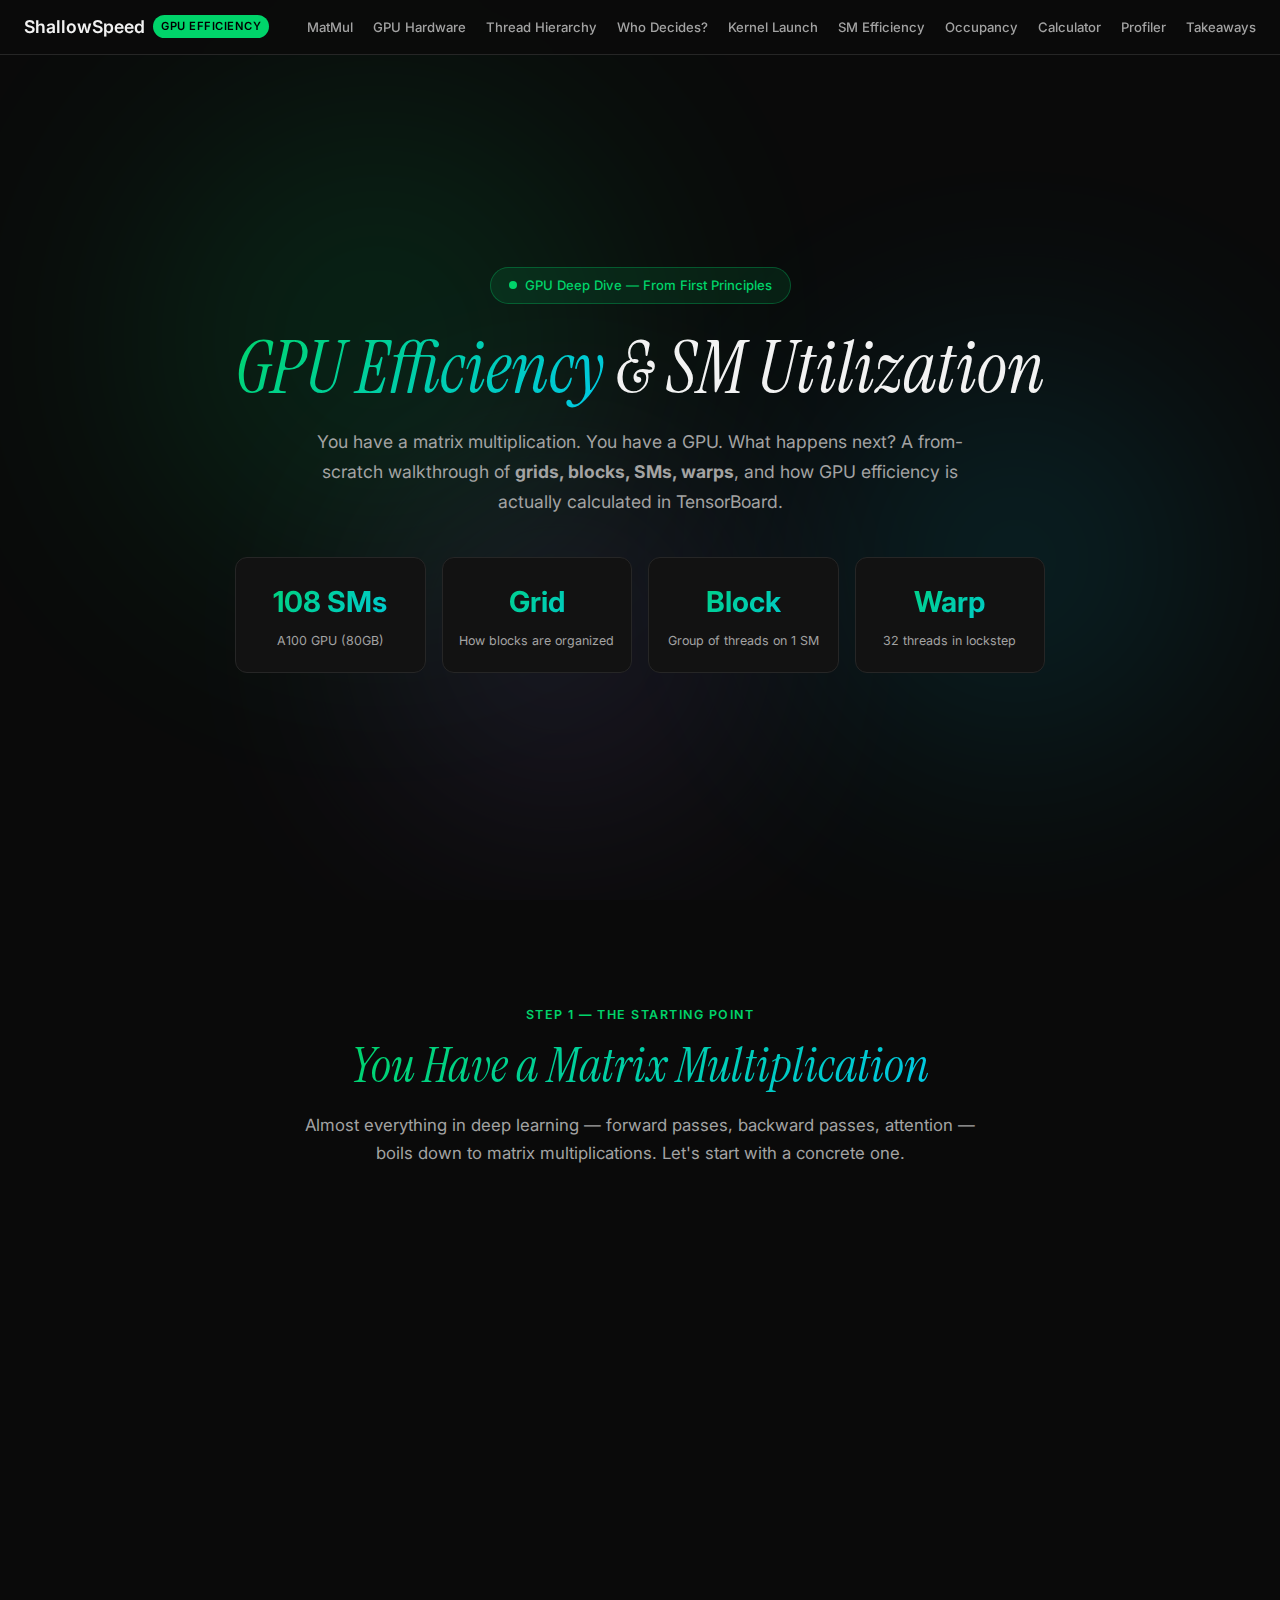
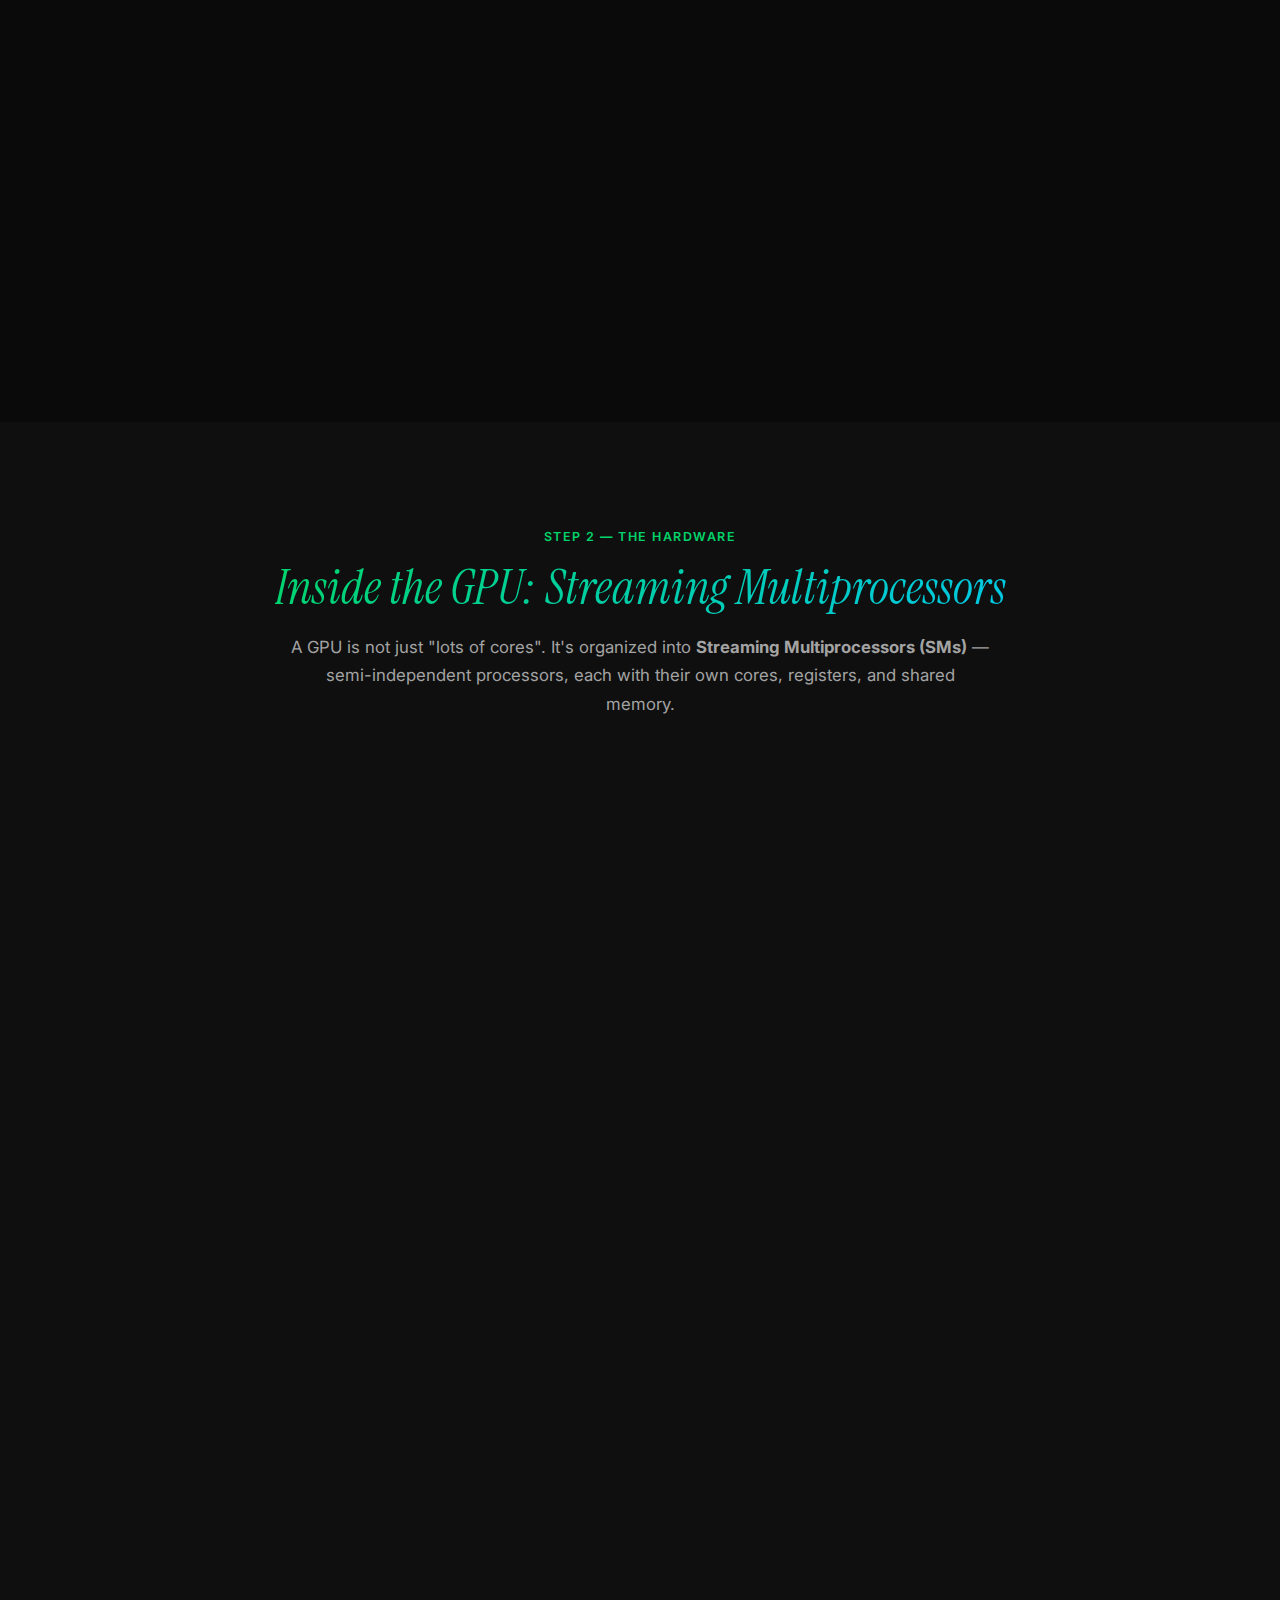
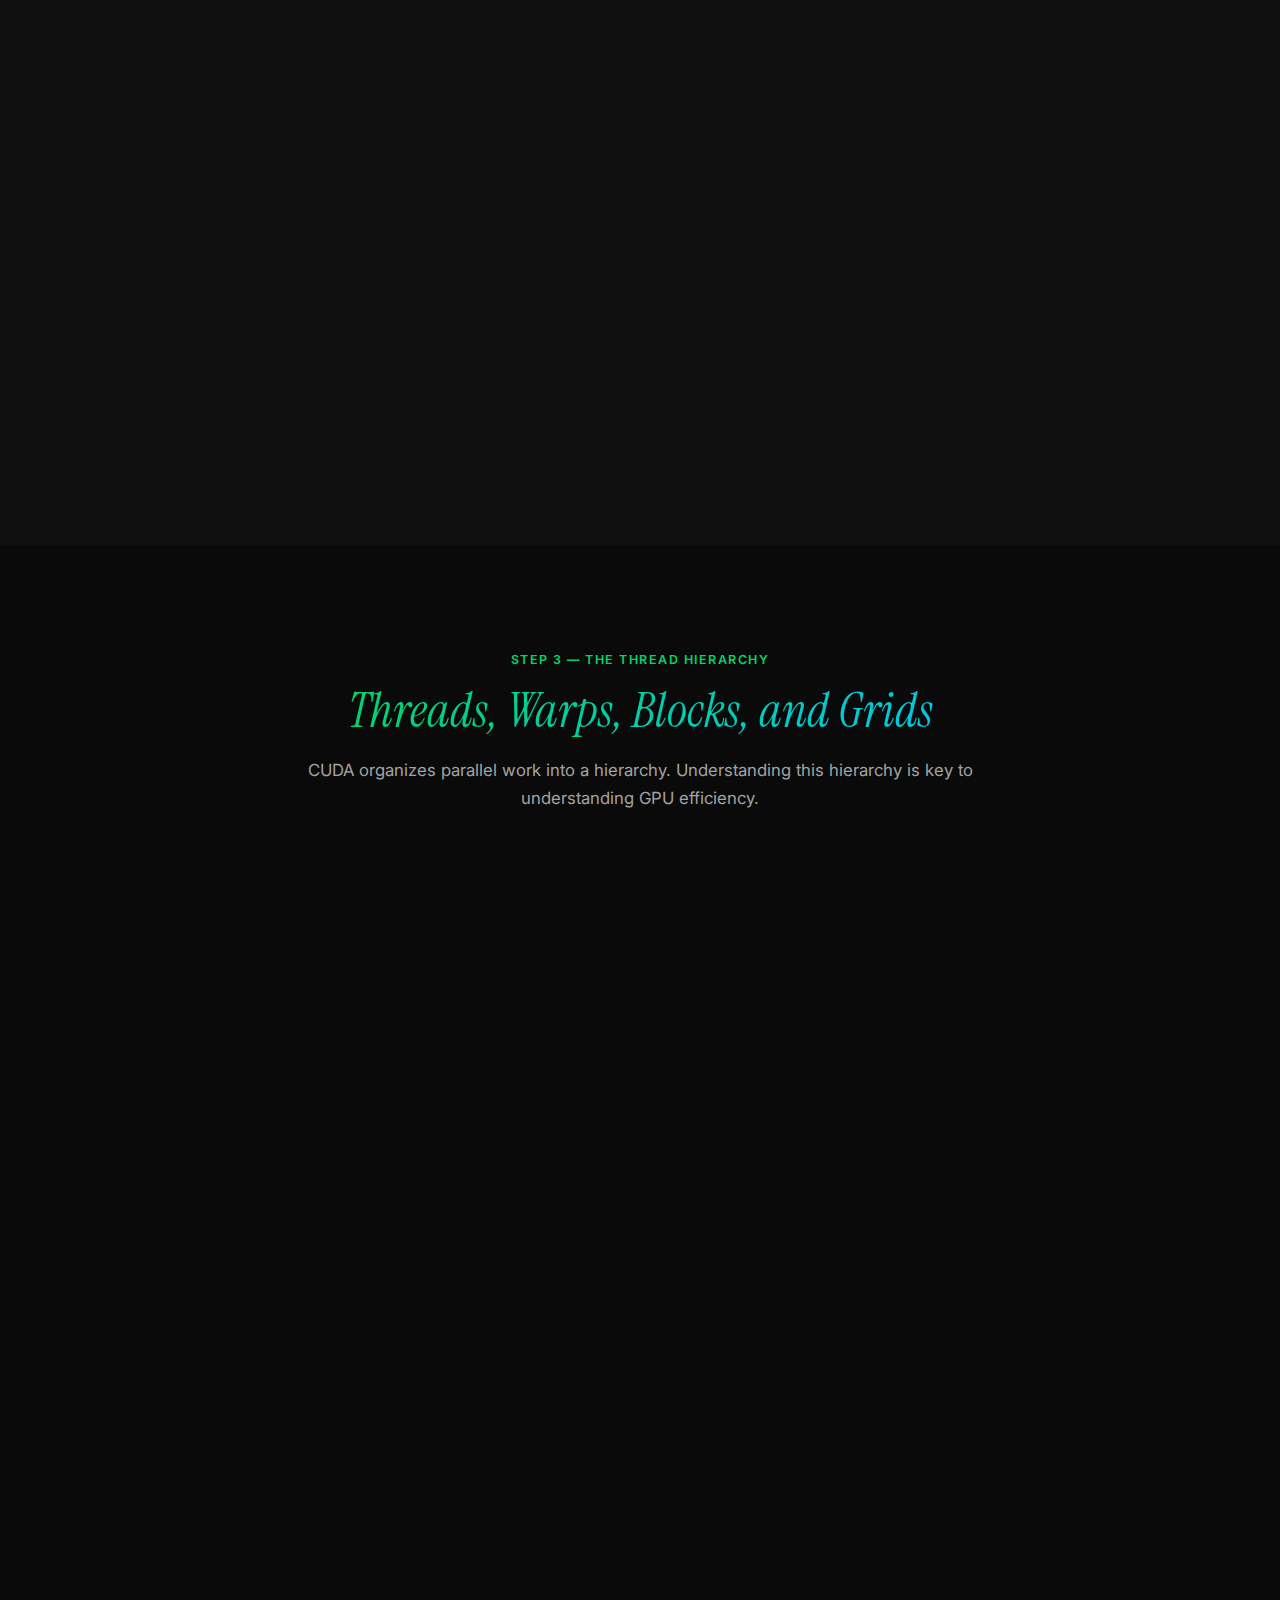
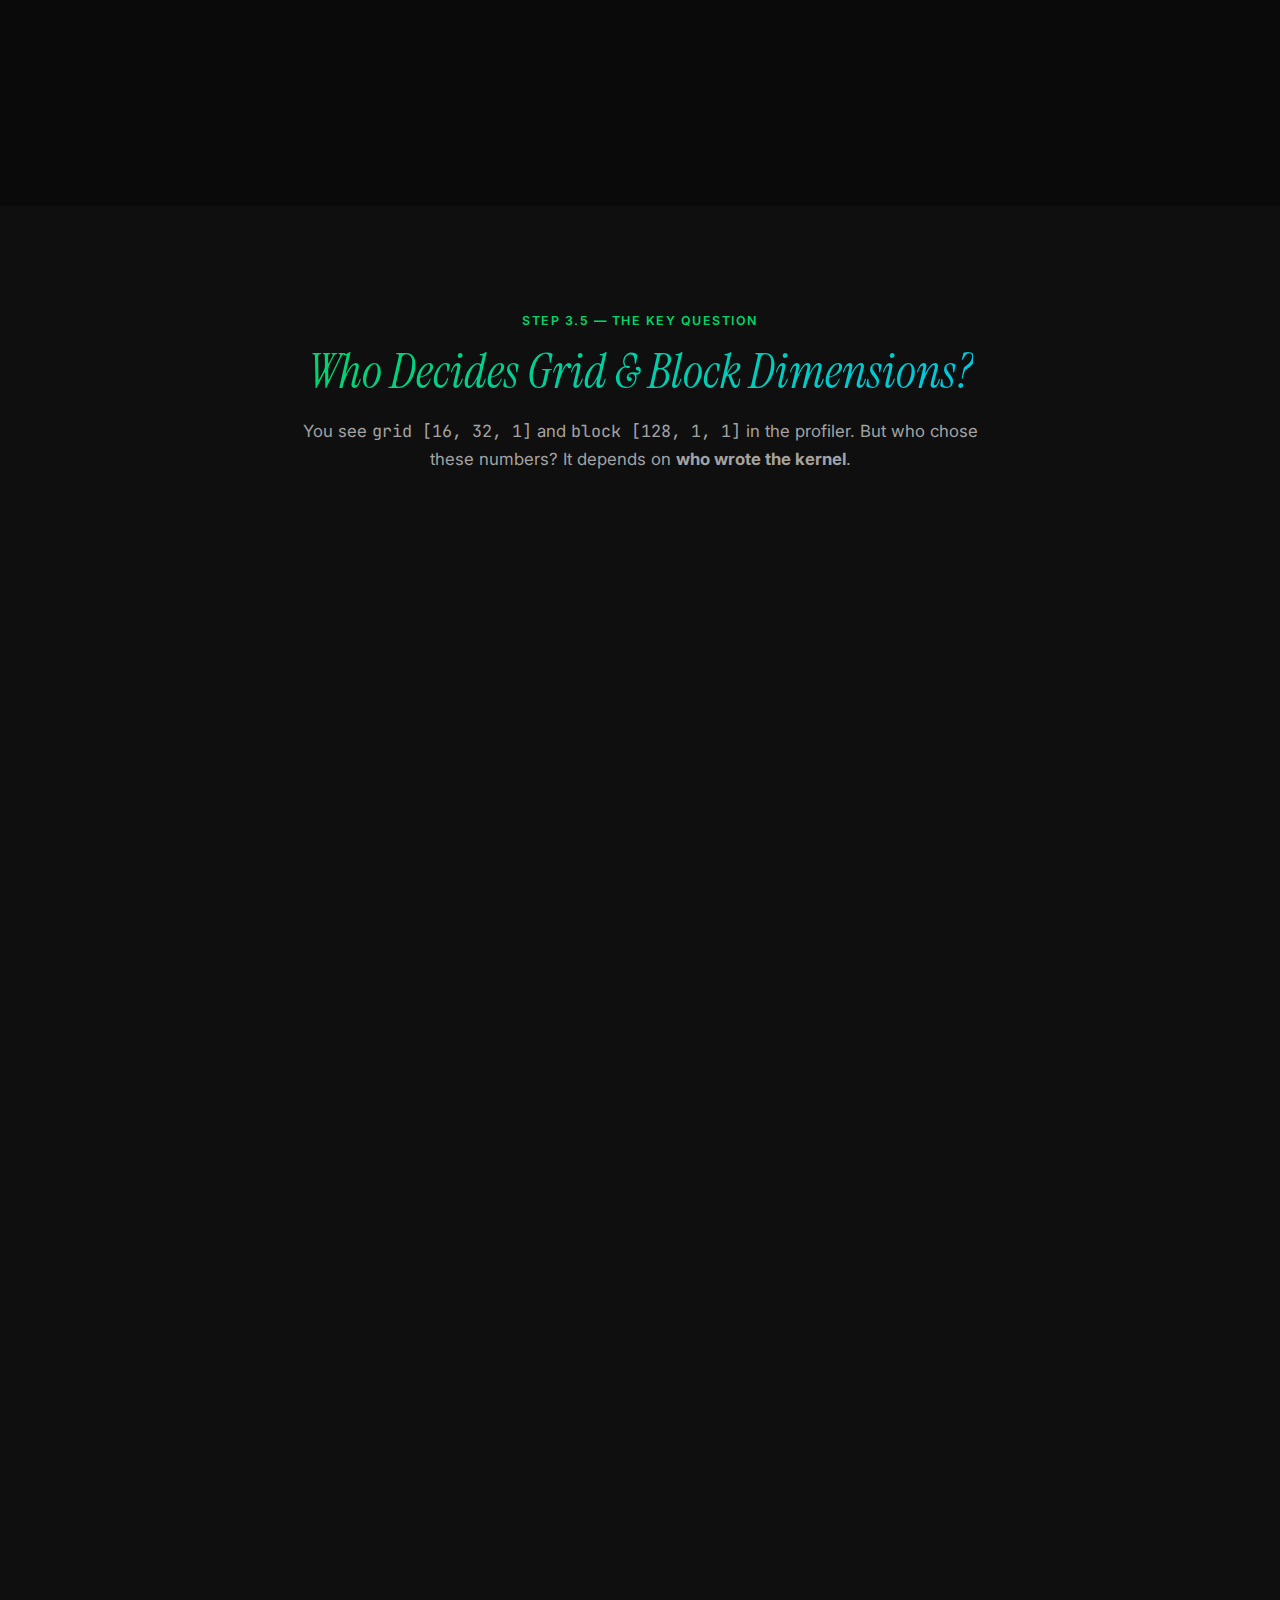
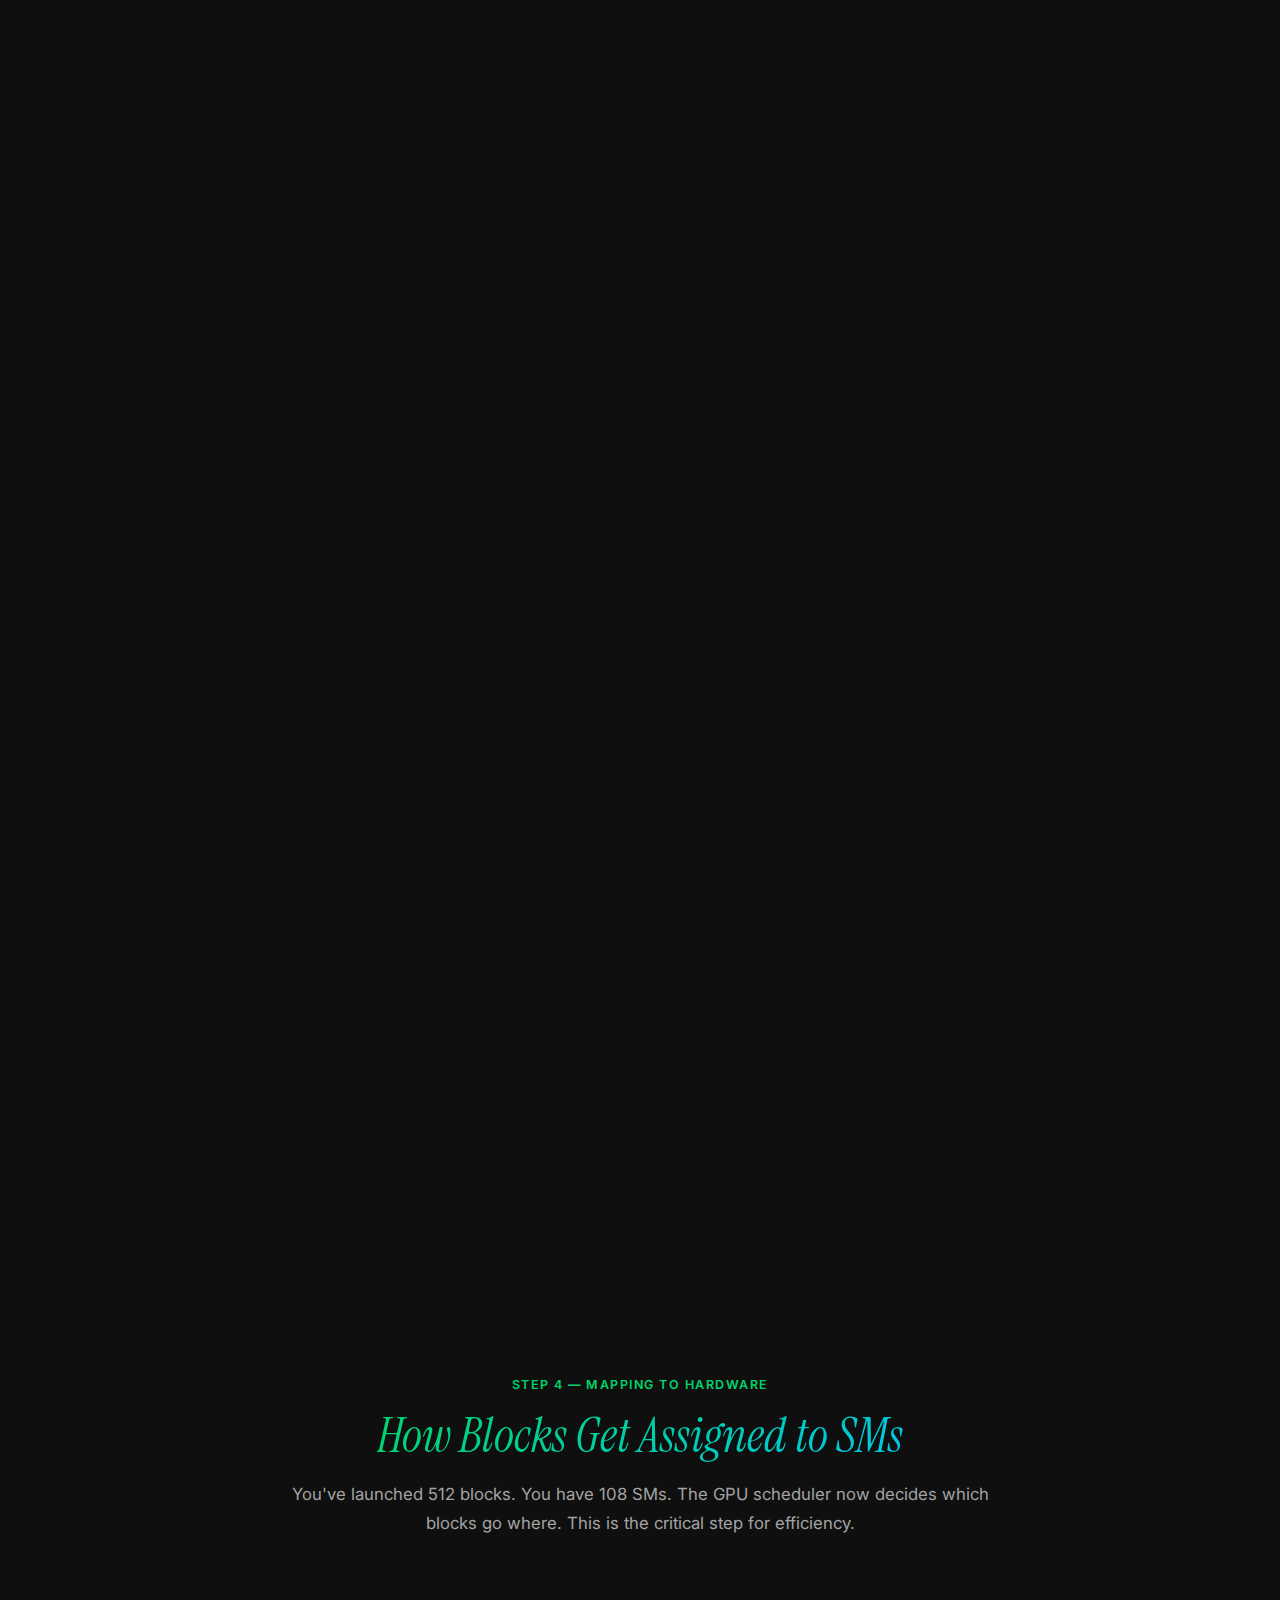
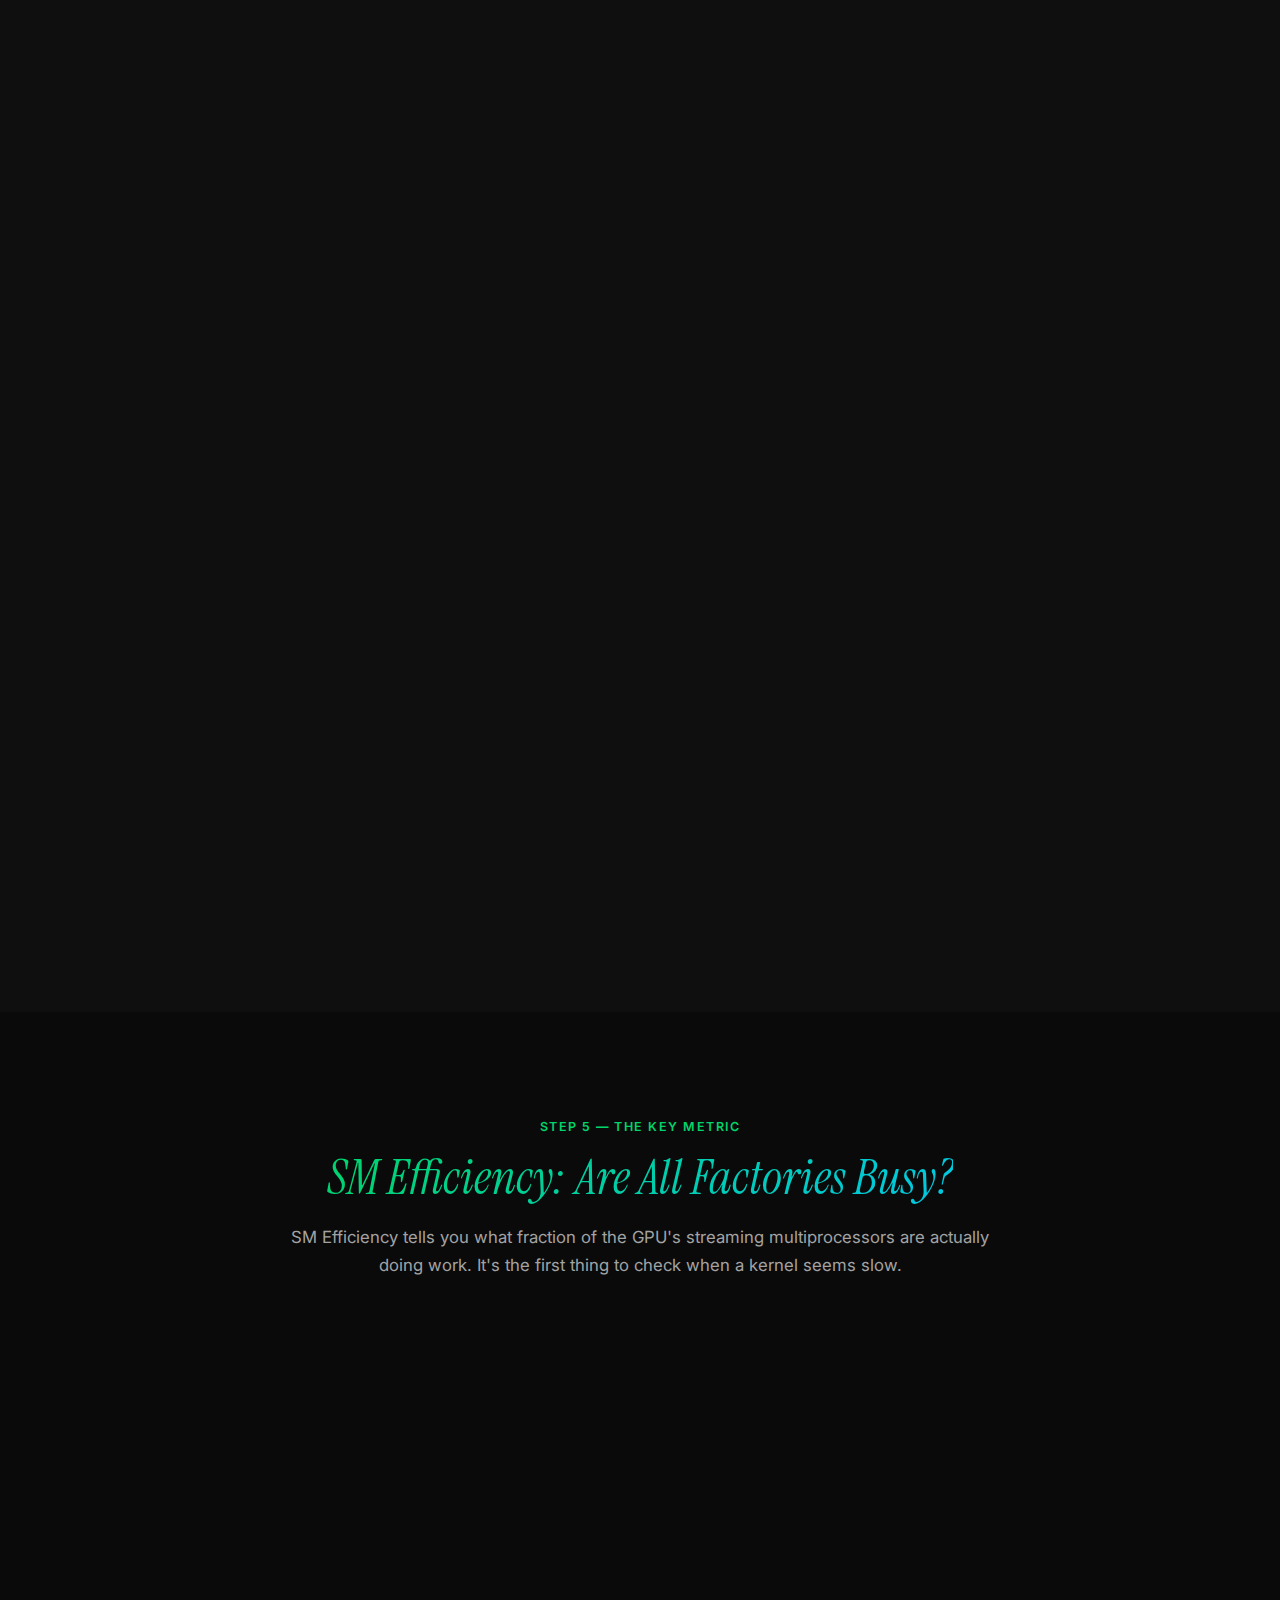
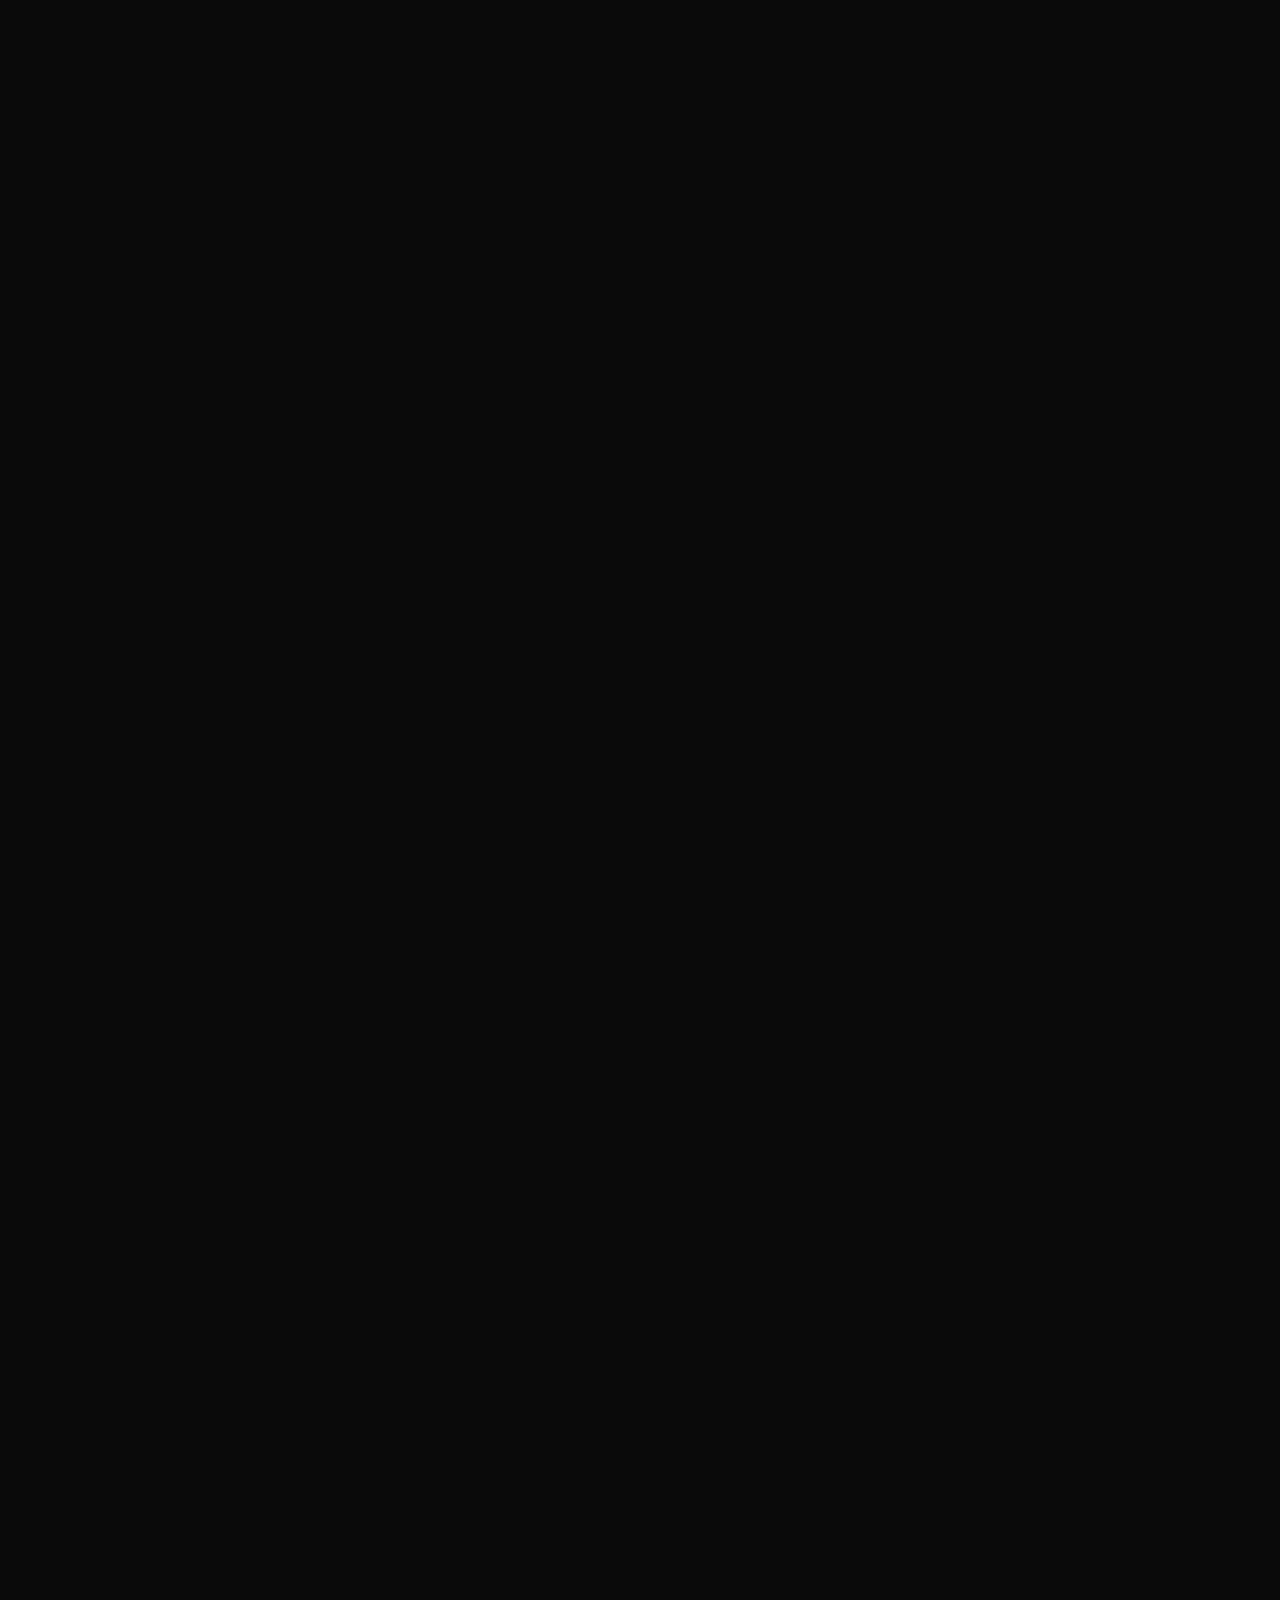
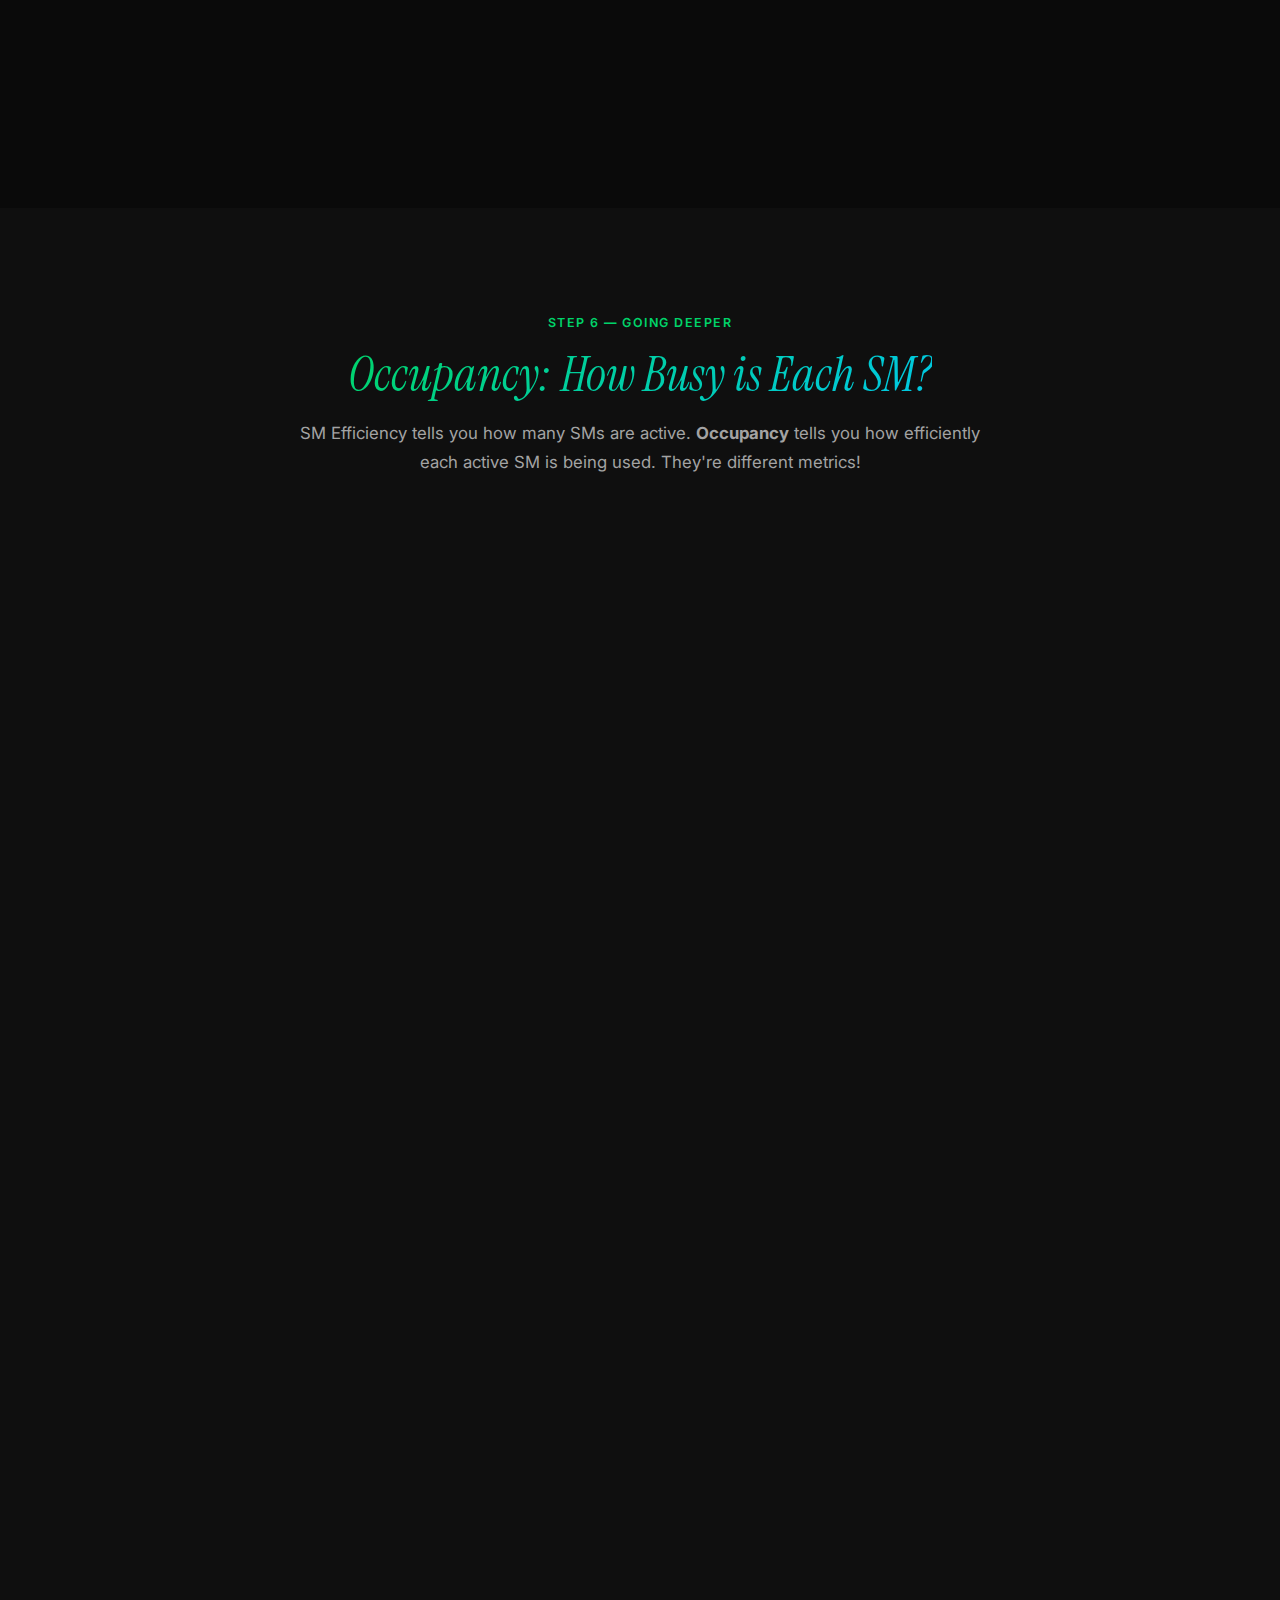
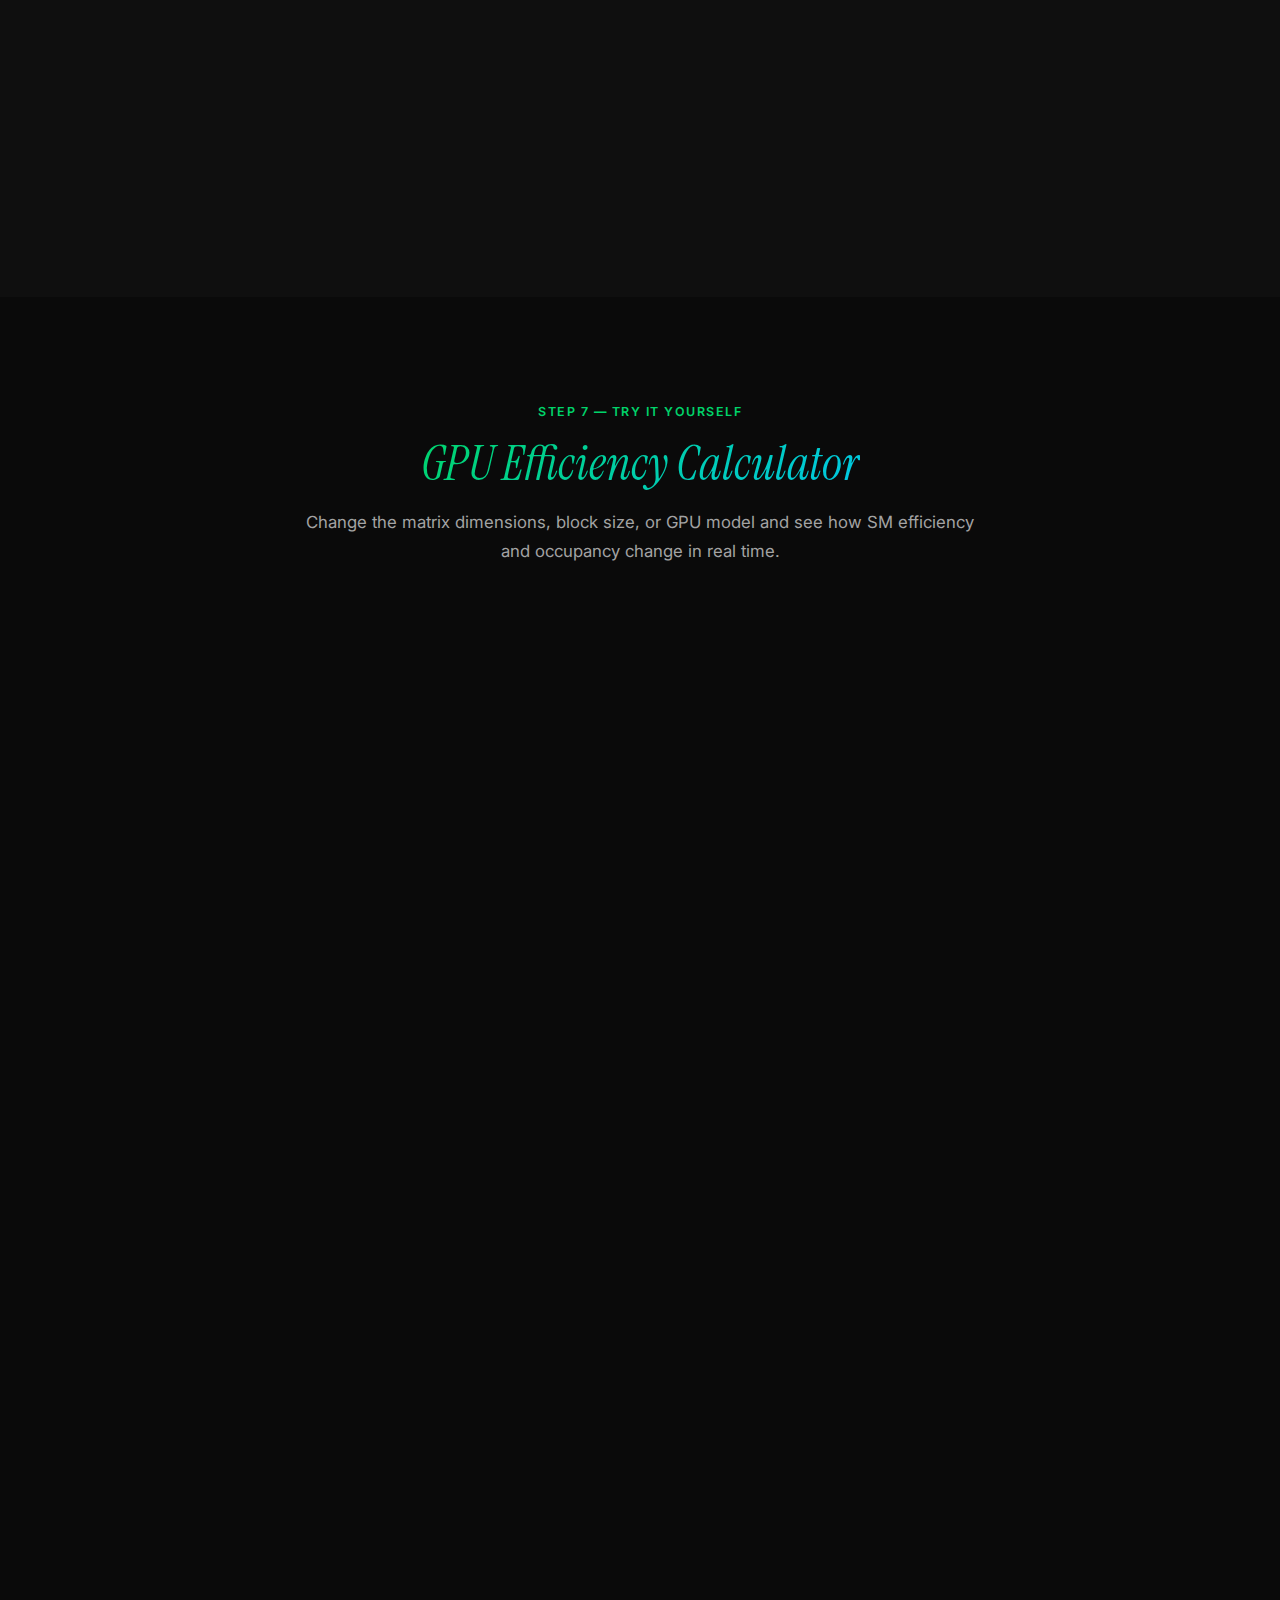
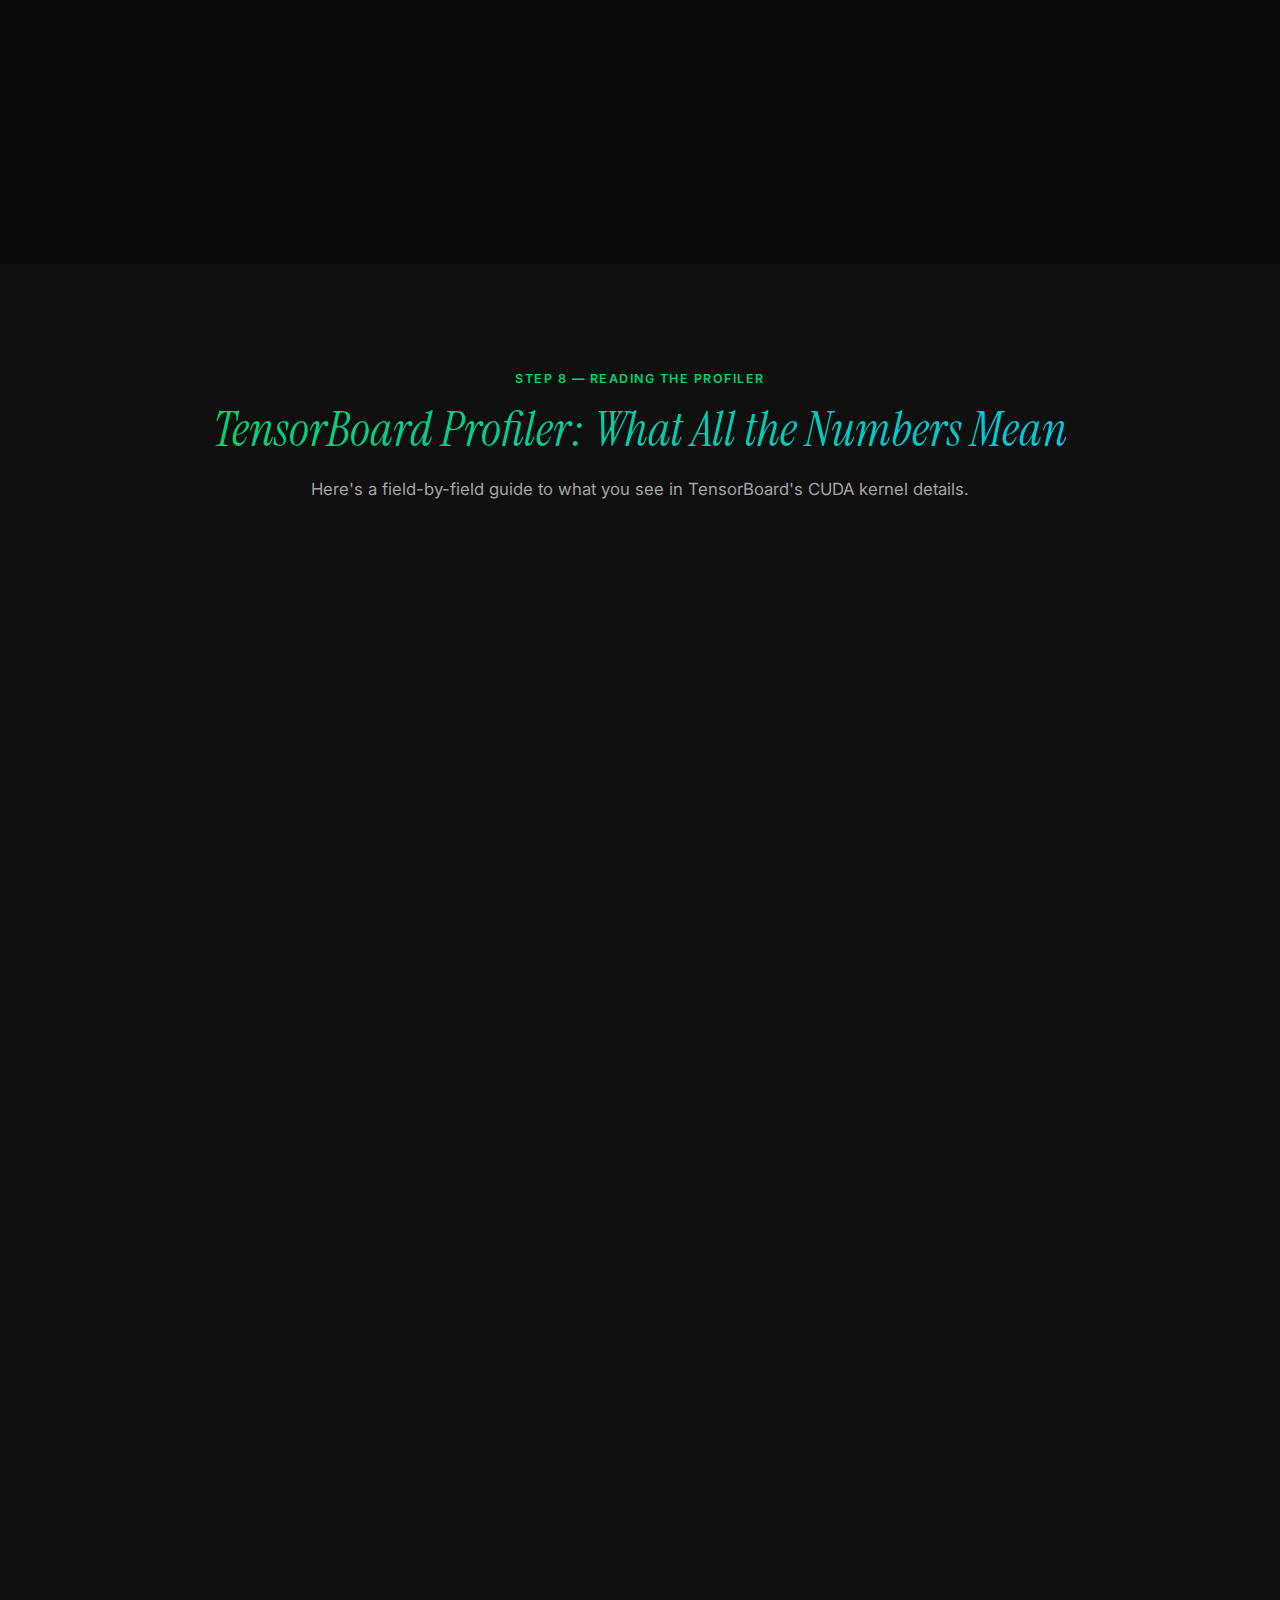
<file: gpu-efficiency.html>
<!DOCTYPE html>
<html lang="en">
<head>
<meta charset="UTF-8">
<meta name="viewport" content="width=device-width, initial-scale=1.0">
<title>GPU Efficiency &amp; SM Utilization — From Matrix Multiply to TensorBoard</title>
<link href="https://fonts.googleapis.com/css2?family=Inter:wght@300;400;500;600;700&family=JetBrains+Mono:wght@400;500;600&family=Instrument+Serif:ital@0;1&display=swap" rel="stylesheet">
<style>
:root {
  --bg: #0a0a0a;
  --bg-card: #121212;
  --bg-card-hover: #1a1a1a;
  --bg-section-alt: #0f0f0f;
  --fg: #f2f2f2;
  --fg-muted: #a3a3a3;
  --border: #262626;
  --border-light: #333;
  --primary: #00d46a;
  --primary-dim: #00a854;
  --secondary: #00c8e6;
  --accent: #a78bfa;
  --red: #FF7043;
  --orange: #FF9800;
  --yellow: #FFCA28;
  --blue: #42A5F5;
  --green: #66BB6A;
  --pink: #F06292;
  --font-sans: 'Inter', system-ui, -apple-system, sans-serif;
  --font-mono: 'JetBrains Mono', 'Fira Code', monospace;
  --font-serif: 'Instrument Serif', Georgia, serif;
  --max-w: 1280px;
}

*, *::before, *::after { box-sizing: border-box; margin: 0; padding: 0; }
html { scroll-behavior: smooth; font-size: 16px; }
body {
  background: var(--bg); color: var(--fg); font-family: var(--font-sans);
  line-height: 1.7; -webkit-font-smoothing: antialiased; overflow-x: hidden;
}
a { color: var(--primary); text-decoration: none; }
a:hover { text-decoration: underline; }
code, pre { font-family: var(--font-mono); }
.container { max-width: var(--max-w); margin: 0 auto; padding: 0 24px; }

.gradient-text {
  background: linear-gradient(135deg, var(--primary) 0%, var(--secondary) 100%);
  -webkit-background-clip: text; -webkit-text-fill-color: transparent; background-clip: text;
}

/* NAVBAR */
.navbar {
  position: fixed; top: 0; left: 0; right: 0; z-index: 100;
  background: rgba(10,10,10,0.85); backdrop-filter: blur(16px);
  -webkit-backdrop-filter: blur(16px); border-bottom: 1px solid var(--border);
}
.nav-inner {
  max-width: var(--max-w); margin: 0 auto; padding: 12px 24px;
  display: flex; align-items: center; justify-content: space-between;
}
.nav-brand { display: flex; align-items: center; gap: 8px; font-weight: 600; font-size: 1.1rem; }
.brand-tag {
  font-size: 0.7rem; background: var(--primary); color: #000;
  padding: 2px 8px; border-radius: 9999px; font-weight: 600;
  text-transform: uppercase; letter-spacing: 0.5px;
}
.nav-links { display: flex; gap: 20px; flex-wrap: wrap; }
.nav-links a { color: var(--fg-muted); font-size: 0.82rem; font-weight: 500; transition: color 0.2s; }
.nav-links a:hover { color: var(--primary); text-decoration: none; }

/* HERO */
.hero {
  position: relative; min-height: 100vh; display: flex;
  align-items: center; justify-content: center; text-align: center;
  padding: 120px 24px 80px; overflow: hidden;
}
.hero-bg-orbs { position: absolute; inset: 0; pointer-events: none; }
.orb { position: absolute; border-radius: 50%; filter: blur(120px); opacity: 0.12; }
.orb-green { width: 500px; height: 500px; background: var(--primary); top: 10%; left: 10%; animation: float-slow 20s ease-in-out infinite; }
.orb-cyan { width: 400px; height: 400px; background: var(--secondary); top: 40%; right: 5%; animation: float-slow 25s ease-in-out infinite reverse; }
.orb-purple { width: 350px; height: 350px; background: var(--accent); bottom: 10%; left: 30%; animation: float-slow 22s ease-in-out infinite; }
@keyframes float-slow {
  0%, 100% { transform: translate(0, 0); }
  25% { transform: translate(30px, -20px); }
  50% { transform: translate(-20px, 30px); }
  75% { transform: translate(20px, 20px); }
}
.hero-content { position: relative; z-index: 1; max-width: 900px; }
.hero-badge {
  display: inline-flex; align-items: center; gap: 8px;
  background: rgba(0,212,106,0.1); border: 1px solid rgba(0,212,106,0.3);
  border-radius: 9999px; padding: 6px 18px; font-size: 0.82rem;
  font-weight: 500; color: var(--primary); margin-bottom: 24px;
}
.pulse-dot { width: 8px; height: 8px; background: var(--primary); border-radius: 50%; animation: pulse 2s ease-in-out infinite; }
@keyframes pulse { 0%, 100% { opacity: 1; transform: scale(1); } 50% { opacity: 0.5; transform: scale(1.4); } }
.hero h1 { font-family: var(--font-serif); font-style: italic; font-size: clamp(2.5rem, 7vw, 4.5rem); font-weight: 400; line-height: 1.1; margin-bottom: 20px; }
.hero-subtitle { font-size: 1.1rem; color: var(--fg-muted); line-height: 1.7; max-width: 700px; margin: 0 auto 40px; }
.hero-cards { display: grid; grid-template-columns: repeat(4, 1fr); gap: 16px; }
.hero-stat-card {
  background: var(--bg-card); border: 1px solid var(--border); border-radius: 12px;
  padding: 20px 12px; transition: border-color 0.3s, transform 0.2s;
}
.hero-stat-card:hover { border-color: rgba(0,212,106,0.3); transform: translateY(-2px); }
.stat-number {
  font-size: 1.8rem; font-weight: 700;
  background: linear-gradient(135deg, var(--primary), var(--secondary));
  -webkit-background-clip: text; -webkit-text-fill-color: transparent; background-clip: text;
}
.stat-label { font-size: 0.78rem; color: var(--fg-muted); margin-top: 4px; }

/* SECTIONS */
.section { padding: 100px 0; position: relative; }
.section-dark { background: var(--bg-section-alt); }
.section-heading { text-align: center; margin-bottom: 60px; }
.section-label {
  display: inline-block; font-size: 0.78rem; font-weight: 600;
  text-transform: uppercase; letter-spacing: 1.5px; color: var(--primary); margin-bottom: 12px;
}
.section-heading h2 {
  font-family: var(--font-serif); font-style: italic;
  font-size: clamp(2rem, 4vw, 3rem); font-weight: 400; line-height: 1.2; margin-bottom: 16px;
}
.section-subtitle { color: var(--fg-muted); font-size: 1.05rem; max-width: 700px; margin: 0 auto; }

/* CARDS */
.card {
  background: var(--bg-card); border: 1px solid var(--border); border-radius: 16px;
  padding: 28px 24px; transition: border-color 0.3s, transform 0.2s;
}
.card:hover { border-color: rgba(0,212,106,0.3); transform: translateY(-3px); }
.card h3 { font-size: 1.15rem; font-weight: 600; margin-bottom: 8px; }
.card p, .card li { font-size: 0.88rem; color: var(--fg-muted); line-height: 1.6; }
.card code { background: rgba(0,0,0,0.3); padding: 2px 6px; border-radius: 4px; font-size: 0.82rem; color: var(--secondary); }

/* GRIDS */
.grid-2 { display: grid; grid-template-columns: 1fr 1fr; gap: 24px; }
.grid-3 { display: grid; grid-template-columns: repeat(3, 1fr); gap: 20px; }
.grid-4 { display: grid; grid-template-columns: repeat(4, 1fr); gap: 20px; }
@media (max-width: 900px) { .grid-2, .grid-3, .grid-4, .hero-cards { grid-template-columns: 1fr; } }

/* EQUATION BOX */
.equation-box {
  background: #0d0d1a; border: 1px solid rgba(0,200,230,0.2); border-radius: 10px;
  padding: 16px 20px; margin: 16px 0; font-family: var(--font-mono);
  font-size: 0.88rem; color: var(--secondary); text-align: center;
}
.eq-label { display: block; font-size: 0.72rem; text-transform: uppercase; letter-spacing: 1px; color: var(--fg-muted); margin-bottom: 8px; font-family: var(--font-sans); }
.eq-highlight { color: var(--primary); font-weight: 600; }

/* CALLOUTS */
.callout { border-radius: 12px; padding: 20px 24px; margin: 20px 0; font-size: 0.88rem; line-height: 1.6; }
.callout-info { background: rgba(66,165,245,0.06); border: 1px solid rgba(66,165,245,0.2); color: var(--fg); }
.callout-warn { background: rgba(255,112,67,0.06); border: 1px solid rgba(255,112,67,0.2); }
.callout-success { background: rgba(0,212,106,0.06); border: 1px solid rgba(0,212,106,0.2); }

/* CODE BLOCK */
.code-block {
  background: #0d0d1a; border: 1px solid rgba(167,139,250,0.15); border-radius: 10px;
  padding: 16px 20px; margin: 16px 0; overflow-x: auto; font-size: 0.8rem; line-height: 1.6;
}
.code-block .kw { color: var(--accent); }
.code-block .fn { color: var(--secondary); }
.code-block .cm { color: #6a6a8a; }
.code-block .st { color: var(--green); }
.code-block .num { color: var(--orange); }

/* TAKEAWAYS */
.takeaway-card {
  background: var(--bg-card); border: 1px solid var(--border); border-radius: 16px;
  padding: 28px 24px;
  border-top: 3px solid; border-image: linear-gradient(135deg, var(--primary), var(--secondary)) 1;
  border-image-slice: 1 1 0 0;
}
.takeaway-num {
  font-size: 2rem; font-weight: 700; font-family: var(--font-mono);
  background: linear-gradient(135deg, var(--primary), var(--secondary));
  -webkit-background-clip: text; -webkit-text-fill-color: transparent; background-clip: text;
  margin-bottom: 8px;
}
.takeaway-card h4 { font-size: 1rem; font-weight: 600; margin-bottom: 8px; }
.takeaway-card p { font-size: 0.85rem; color: var(--fg-muted); line-height: 1.6; }

/* FOOTER */
.footer { padding: 60px 0 40px; border-top: 1px solid var(--border); text-align: center; }
.footer-brand { font-size: 1.1rem; font-weight: 600; margin-bottom: 8px; }
.footer p { font-size: 0.82rem; color: var(--fg-muted); }

/* SCROLL ANIMATIONS */
.fade-in { opacity: 0; transform: translateY(20px); transition: opacity 0.6s ease, transform 0.6s ease; }
.fade-in.visible { opacity: 1; transform: translateY(0); }

/* ============ MATRIX VIS ============ */
.matrix-container {
  display: flex; align-items: center; justify-content: center;
  gap: 16px; flex-wrap: wrap; margin: 20px 0;
}
.matrix-grid {
  display: grid; border: 2px solid var(--border); border-radius: 8px;
  overflow: hidden;
}
.matrix-grid.mat-a { border-color: var(--pink); }
.matrix-grid.mat-b { border-color: var(--blue); }
.matrix-grid.mat-c { border-color: var(--primary); }
.matrix-cell {
  width: 38px; height: 38px; display: flex; align-items: center; justify-content: center;
  font-size: 0.6rem; font-family: var(--font-mono); font-weight: 600;
  border: 1px solid rgba(255,255,255,0.05); transition: all 0.3s;
}
.matrix-cell.highlight-row { background: rgba(240,98,146,0.25); }
.matrix-cell.highlight-col { background: rgba(66,165,245,0.25); }
.matrix-cell.highlight-result { background: rgba(0,212,106,0.35); }
.matrix-label { font-size: 0.82rem; font-weight: 600; font-family: var(--font-mono); text-align: center; margin-bottom: 6px; }
.matrix-op { font-size: 1.6rem; color: var(--fg-muted); font-weight: 300; }
.matrix-dim { font-size: 0.68rem; color: var(--fg-muted); text-align: center; margin-top: 4px; }

/* ============ GPU HARDWARE DIAGRAM ============ */
.gpu-chip {
  background: linear-gradient(145deg, #1a1a2e, #0f0f1a);
  border: 2px solid var(--border); border-radius: 20px;
  padding: 24px; max-width: 900px; margin: 0 auto; position: relative;
}
.gpu-chip-label {
  position: absolute; top: -12px; left: 28px;
  background: var(--bg-section-alt); padding: 0 12px;
  font-size: 0.82rem; font-weight: 600; color: var(--secondary);
  font-family: var(--font-mono);
}
.sm-grid {
  display: grid; grid-template-columns: repeat(auto-fill, minmax(80px, 1fr));
  gap: 6px; margin-top: 16px;
}
.sm-unit {
  background: rgba(0,0,0,0.4); border: 1px solid var(--border); border-radius: 8px;
  padding: 8px 4px; text-align: center; font-size: 0.6rem;
  font-family: var(--font-mono); color: var(--fg-muted);
  transition: all 0.3s; cursor: default; position: relative;
}
.sm-unit.active { border-color: var(--primary); background: rgba(0,212,106,0.08); color: var(--primary); }
.sm-unit.partial { border-color: var(--yellow); background: rgba(255,202,40,0.08); color: var(--yellow); }
.sm-unit.idle { border-color: var(--border); background: rgba(0,0,0,0.3); color: #555; }
.sm-unit-id { font-weight: 700; font-size: 0.68rem; }
.sm-blocks-count { font-size: 0.55rem; margin-top: 2px; }
.gpu-legend {
  display: flex; gap: 20px; margin-top: 16px; justify-content: center; flex-wrap: wrap;
}
.legend-item { display: flex; align-items: center; gap: 6px; font-size: 0.75rem; color: var(--fg-muted); }
.legend-dot { width: 10px; height: 10px; border-radius: 3px; }

/* ============ THREAD BLOCK DIAGRAM ============ */
.block-diagram {
  background: var(--bg-card); border: 1px solid var(--border); border-radius: 16px;
  padding: 28px; margin: 24px 0;
}
.thread-grid-visual {
  display: grid; gap: 1px; margin: 16px auto; width: fit-content;
}
.thread-cell {
  width: 6px; height: 6px; border-radius: 1px; transition: all 0.3s;
}
.warp-colors .thread-cell:nth-child(32n+1) { border-left: 2px solid var(--primary); }

/* ============ INTERACTIVE CALCULATOR ============ */
.calc-container {
  background: var(--bg-card); border: 1px solid var(--border); border-radius: 16px;
  padding: 32px; margin: 24px 0;
}
.calc-row {
  display: flex; align-items: center; gap: 16px; margin: 12px 0; flex-wrap: wrap;
}
.calc-label {
  font-size: 0.85rem; font-weight: 500; color: var(--fg-muted); min-width: 200px;
}
.calc-input {
  background: rgba(0,0,0,0.3); border: 1px solid var(--border); border-radius: 8px;
  padding: 10px 16px; color: var(--fg); font-family: var(--font-mono);
  font-size: 0.88rem; width: 140px; transition: border-color 0.2s;
}
.calc-input:focus { outline: none; border-color: var(--primary); }
.calc-result {
  font-family: var(--font-mono); font-size: 0.88rem; color: var(--secondary);
  background: rgba(0,200,230,0.06); padding: 4px 12px; border-radius: 6px;
}
.calc-divider {
  width: 100%; height: 1px; background: var(--border); margin: 20px 0;
}
.calc-big-result {
  text-align: center; padding: 20px; margin-top: 16px;
  background: rgba(0,212,106,0.04); border: 1px solid rgba(0,212,106,0.2);
  border-radius: 12px;
}
.calc-big-number {
  font-size: 3rem; font-weight: 700; font-family: var(--font-mono);
  background: linear-gradient(135deg, var(--primary), var(--secondary));
  -webkit-background-clip: text; -webkit-text-fill-color: transparent; background-clip: text;
}
.calc-big-label { font-size: 0.82rem; color: var(--fg-muted); margin-top: 4px; }

/* ============ EFFICIENCY BAR ============ */
.eff-bar-container {
  margin: 20px 0;
}
.eff-bar-track {
  height: 40px; background: rgba(255,255,255,0.03); border-radius: 8px;
  overflow: hidden; position: relative; border: 1px solid var(--border);
}
.eff-bar-fill {
  height: 100%; border-radius: 8px; display: flex; align-items: center;
  justify-content: center; font-size: 0.82rem; font-weight: 700;
  font-family: var(--font-mono); color: #fff; transition: width 0.6s ease;
  position: relative;
}
.eff-bar-fill.good { background: linear-gradient(90deg, var(--primary), var(--secondary)); }
.eff-bar-fill.medium { background: linear-gradient(90deg, var(--yellow), var(--orange)); }
.eff-bar-fill.bad { background: linear-gradient(90deg, var(--red), var(--pink)); }
.eff-bar-labels {
  display: flex; justify-content: space-between; font-size: 0.72rem;
  color: var(--fg-muted); margin-top: 6px; font-family: var(--font-mono);
}

/* ============ STEP-BY-STEP FLOW ============ */
.flow-container {
  display: flex; flex-direction: column; gap: 0; margin: 24px 0;
  max-width: 800px; margin-left: auto; margin-right: auto;
}
.flow-step {
  display: flex; gap: 20px; align-items: flex-start; position: relative;
  padding: 20px 0;
}
.flow-num {
  width: 44px; height: 44px; border-radius: 50%; display: flex;
  align-items: center; justify-content: center; font-weight: 700;
  font-family: var(--font-mono); font-size: 0.88rem; flex-shrink: 0;
  background: rgba(0,212,106,0.08); border: 2px solid var(--primary); color: var(--primary);
}
.flow-connector {
  position: absolute; left: 21px; top: 64px; bottom: -20px;
  width: 2px; background: var(--border);
}
.flow-step:last-child .flow-connector { display: none; }
.flow-body { flex: 1; }
.flow-title { font-size: 1.05rem; font-weight: 600; margin-bottom: 6px; }
.flow-desc { font-size: 0.85rem; color: var(--fg-muted); line-height: 1.6; }

/* ============ OCCUPANCY VIS ============ */
.occupancy-vis {
  display: flex; gap: 4px; height: 120px; align-items: flex-end;
  justify-content: center; margin: 16px 0;
}
.occ-bar {
  width: 28px; border-radius: 4px 4px 0 0; display: flex;
  flex-direction: column; align-items: center; justify-content: flex-end;
  font-size: 0.55rem; font-weight: 600; color: #fff; padding-bottom: 4px;
  transition: height 0.5s;
}
.occ-bar-label {
  font-size: 0.6rem; color: var(--fg-muted); text-align: center;
  margin-top: 4px; font-family: var(--font-mono);
}

/* ============ PROFILER TABLE ============ */
.prof-table {
  width: 100%; border-collapse: separate; border-spacing: 0;
  background: var(--bg-card); border-radius: 12px; overflow: hidden;
  border: 1px solid var(--border); margin: 20px 0;
}
.prof-table th {
  padding: 14px 16px; font-size: 0.78rem; font-weight: 600;
  text-transform: uppercase; letter-spacing: 0.5px;
  background: rgba(0,212,106,0.06); color: var(--primary); text-align: left;
}
.prof-table td {
  padding: 12px 16px; font-size: 0.85rem; border-top: 1px solid var(--border);
  color: var(--fg-muted); font-family: var(--font-mono);
}
.prof-table tr:hover td { background: rgba(255,255,255,0.02); }
.val-good { color: var(--green) !important; font-weight: 600; }
.val-bad { color: var(--red) !important; font-weight: 600; }
.val-neutral { color: var(--yellow) !important; font-weight: 600; }

/* ============ INTERACTIVE SM VISUALIZER ============ */
.sim-container {
  background: var(--bg-card); border: 1px solid var(--border); border-radius: 16px;
  padding: 28px; margin: 24px 0;
}
.sim-controls {
  display: flex; gap: 12px; margin-bottom: 20px; flex-wrap: wrap; align-items: center;
}
.sim-btn {
  padding: 8px 20px; border-radius: 8px; border: 1px solid var(--border);
  background: var(--bg); color: var(--fg); font-size: 0.82rem; font-weight: 500;
  cursor: pointer; transition: all 0.2s; font-family: var(--font-sans);
}
.sim-btn:hover { border-color: var(--primary); color: var(--primary); }
.sim-btn.active { background: rgba(0,212,106,0.12); border-color: var(--primary); color: var(--primary); }

.slider-group { display: flex; align-items: center; gap: 8px; }
.slider-group label { font-size: 0.78rem; color: var(--fg-muted); white-space: nowrap; }
.slider-group input[type="range"] {
  -webkit-appearance: none; height: 4px; background: var(--border);
  border-radius: 4px; outline: none; cursor: pointer;
}
.slider-group input[type="range"]::-webkit-slider-thumb {
  -webkit-appearance: none; width: 16px; height: 16px; background: var(--primary);
  border-radius: 50%; cursor: pointer;
}
.slider-val {
  font-family: var(--font-mono); font-size: 0.78rem; color: var(--secondary);
  min-width: 40px; text-align: right;
}

/* ============ MATMUL ANIMATION ============ */
.matmul-anim-area {
  position: relative; min-height: 300px; margin: 20px 0;
  display: flex; align-items: center; justify-content: center; gap: 24px;
}

/* ============ CONCEPT ARROW */
.arrow-down {
  display: flex; flex-direction: column; align-items: center; gap: 4px;
  margin: 32px 0; color: var(--fg-muted);
}
.arrow-down svg { animation: bounce-down 2s ease-in-out infinite; }
@keyframes bounce-down {
  0%, 100% { transform: translateY(0); }
  50% { transform: translateY(8px); }
}
.arrow-label { font-size: 0.78rem; font-weight: 600; color: var(--primary); }

/* ============ TILE OVERLAY ============ */
.tile-overlay {
  position: absolute; pointer-events: none; border: 2px dashed var(--primary);
  border-radius: 4px; opacity: 0; transition: all 0.4s;
}
.tile-overlay.visible { opacity: 1; pointer-events: auto; }
.tile-label {
  position: absolute; top: -20px; left: 50%; transform: translateX(-50%);
  font-size: 0.6rem; font-weight: 700; color: var(--primary);
  font-family: var(--font-mono); white-space: nowrap;
}

/* ============ HIERARCHY DIAGRAM ============ */
.hierarchy {
  display: flex; flex-direction: column; align-items: center; gap: 0;
  margin: 24px 0;
}
.hier-level {
  display: flex; align-items: center; gap: 12px; padding: 16px 24px;
  border-radius: 12px; border: 1px solid var(--border); min-width: 320px;
  transition: all 0.3s; cursor: default;
}
.hier-level:hover { border-color: rgba(0,212,106,0.3); }
.hier-icon {
  width: 44px; height: 44px; border-radius: 10px; display: flex;
  align-items: center; justify-content: center; font-size: 1.2rem;
  flex-shrink: 0;
}
.hier-text { flex: 1; }
.hier-name { font-weight: 600; font-size: 0.95rem; }
.hier-desc { font-size: 0.75rem; color: var(--fg-muted); }
.hier-connector {
  width: 2px; height: 20px; background: var(--border);
}

/* RESPONSIVE */
@media (max-width: 768px) {
  .hero h1 { font-size: 2.2rem; }
  .grid-2, .grid-3, .grid-4 { grid-template-columns: 1fr; }
  .calc-row { flex-direction: column; align-items: flex-start; }
  .calc-label { min-width: auto; }
  .sm-grid { grid-template-columns: repeat(auto-fill, minmax(60px, 1fr)); }
}
</style>
</head>
<body>

<!-- NAVBAR -->
<nav class="navbar">
  <div class="nav-inner">
    <div class="nav-brand">
      <span>ShallowSpeed</span>
      <span class="brand-tag">GPU Efficiency</span>
    </div>
    <div class="nav-links">
      <a href="#matmul">MatMul</a>
      <a href="#gpu-hw">GPU Hardware</a>
      <a href="#hierarchy">Thread Hierarchy</a>
      <a href="#who-decides">Who Decides?</a>
      <a href="#mapping">Kernel Launch</a>
      <a href="#sm-eff">SM Efficiency</a>
      <a href="#occupancy">Occupancy</a>
      <a href="#calculator">Calculator</a>
      <a href="#profiler">Profiler</a>
      <a href="#takeaways">Takeaways</a>
    </div>
  </div>
</nav>

<!-- HERO -->
<section class="hero">
  <div class="hero-bg-orbs">
    <div class="orb orb-green"></div>
    <div class="orb orb-cyan"></div>
    <div class="orb orb-purple"></div>
  </div>
  <div class="hero-content">
    <div class="hero-badge"><span class="pulse-dot"></span> GPU Deep Dive &mdash; From First Principles</div>
    <h1><span class="gradient-text">GPU Efficiency</span> &amp; SM Utilization</h1>
    <p class="hero-subtitle">You have a matrix multiplication. You have a GPU. What happens next? A from-scratch walkthrough of <strong>grids, blocks, SMs, warps</strong>, and how GPU efficiency is actually calculated in TensorBoard.</p>
    <div class="hero-cards">
      <div class="hero-stat-card">
        <div class="stat-number">108 SMs</div>
        <div class="stat-label">A100 GPU (80GB)</div>
      </div>
      <div class="hero-stat-card">
        <div class="stat-number">Grid</div>
        <div class="stat-label">How blocks are organized</div>
      </div>
      <div class="hero-stat-card">
        <div class="stat-number">Block</div>
        <div class="stat-label">Group of threads on 1 SM</div>
      </div>
      <div class="hero-stat-card">
        <div class="stat-number">Warp</div>
        <div class="stat-label">32 threads in lockstep</div>
      </div>
    </div>
  </div>
</section>

<!-- ============ SECTION 1: THE MATRIX MULTIPLICATION ============ -->
<section class="section" id="matmul">
  <div class="container">
    <div class="section-heading">
      <div class="section-label">Step 1 &mdash; The Starting Point</div>
      <h2><span class="gradient-text">You Have a Matrix Multiplication</span></h2>
      <p class="section-subtitle">Almost everything in deep learning &mdash; forward passes, backward passes, attention &mdash; boils down to matrix multiplications. Let's start with a concrete one.</p>
    </div>

    <div class="fade-in" style="max-width: 900px; margin: 0 auto;">
      <div class="card">
        <h3>The Operation: C = A &times; B</h3>
        <p>From our training code, the forward pass of a single linear layer does:</p>
        <div class="code-block" style="margin: 16px 0;">
          <span class="cm"># Linear layer: output = input @ weight.T</span><br>
          <span class="cm"># input shape:  [64, 4096]  (batch_size x hidden_dim)</span><br>
          <span class="cm"># weight shape: [4096, 4096] (hidden_dim x hidden_dim)</span><br>
          <span class="cm"># output shape: [64, 4096]</span><br><br>
          output = input <span class="kw">@</span> weight.T &nbsp;&nbsp;<span class="cm"># This is a matrix multiplication!</span>
        </div>

        <p style="margin-top: 16px;">Each element of the output matrix C[i][j] requires computing a <strong>dot product</strong> &mdash; multiply corresponding elements of row i from A and column j from B, then sum them all up.</p>

        <div class="equation-box">
          <span class="eq-label">Total multiply-add operations</span>
          C[i][j] = &sum;<sub>k=0..4095</sub> A[i][k] &times; B[k][j] &nbsp;&nbsp;&rarr;&nbsp;&nbsp; <span class="eq-highlight">64 &times; 4096 &times; 4096 = 1.07 billion</span> operations
        </div>
      </div>

      <div class="callout callout-info" style="margin-top: 20px;">
        <strong>Key question:</strong> We have 1.07 billion independent multiply-add operations. A single CPU core does them one by one. A GPU has <strong>thousands of cores</strong> that can do many of them simultaneously. But how does the GPU organize this work?
      </div>

      <div class="arrow-down">
        <span class="arrow-label">Let's look at the GPU</span>
        <svg width="24" height="24" viewBox="0 0 24 24" fill="none" stroke="currentColor" stroke-width="2" stroke-linecap="round"><path d="M12 5v14M5 12l7 7 7-7"/></svg>
      </div>
    </div>
  </div>
</section>

<!-- ============ SECTION 2: GPU HARDWARE ============ -->
<section class="section section-dark" id="gpu-hw">
  <div class="container">
    <div class="section-heading">
      <div class="section-label">Step 2 &mdash; The Hardware</div>
      <h2><span class="gradient-text">Inside the GPU: Streaming Multiprocessors</span></h2>
      <p class="section-subtitle">A GPU is not just "lots of cores". It's organized into <strong>Streaming Multiprocessors (SMs)</strong> &mdash; semi-independent processors, each with their own cores, registers, and shared memory.</p>
    </div>

    <div class="fade-in" style="max-width: 900px; margin: 0 auto;">
      <!-- GPU chip visual -->
      <div class="gpu-chip">
        <div class="gpu-chip-label">NVIDIA A100 GPU</div>
        <div style="display: flex; justify-content: space-between; align-items: center; margin-bottom: 8px; flex-wrap: wrap; gap: 8px;">
          <span style="font-size: 0.82rem; color: var(--fg-muted);">108 Streaming Multiprocessors</span>
          <span style="font-size: 0.72rem; color: var(--secondary); font-family: var(--font-mono);">80 GB HBM2e &bull; 2 TB/s bandwidth</span>
        </div>
        <div class="sm-grid" id="smGrid">
          <!-- Filled by JS -->
        </div>
        <div class="gpu-legend">
          <div class="legend-item"><div class="legend-dot" style="background: var(--primary);"></div> Fully active SM</div>
          <div class="legend-item"><div class="legend-dot" style="background: var(--yellow);"></div> Partially active SM</div>
          <div class="legend-item"><div class="legend-dot" style="background: #333;"></div> Idle SM</div>
        </div>
      </div>

      <div class="grid-2 fade-in" style="margin-top: 24px;">
        <div class="card">
          <h3>What's Inside Each SM?</h3>
          <ul style="list-style: none; margin-top: 12px;">
            <li style="padding: 6px 0; border-bottom: 1px solid var(--border);"><code>64</code> FP32 CUDA Cores</li>
            <li style="padding: 6px 0; border-bottom: 1px solid var(--border);"><code>32</code> FP64 Cores</li>
            <li style="padding: 6px 0; border-bottom: 1px solid var(--border);"><code>4</code> Tensor Cores (TF32/FP16/BF16)</li>
            <li style="padding: 6px 0; border-bottom: 1px solid var(--border);"><code>256 KB</code> Register File</li>
            <li style="padding: 6px 0; border-bottom: 1px solid var(--border);"><code>192 KB</code> Shared Memory / L1 Cache</li>
            <li style="padding: 6px 0;"><code>4</code> Warp Schedulers</li>
          </ul>
        </div>
        <div class="card">
          <h3>Think of an SM Like a Factory Floor</h3>
          <p>Each SM is like a small factory with its own workers (cores), local storage (registers + shared memory), and a manager (warp scheduler).</p>
          <p style="margin-top: 12px;">The GPU is a <strong>collection of 108 factories</strong>. Work gets divided up and assigned to these factories. The question is: <strong>how many factories are actually busy?</strong> That's SM efficiency.</p>
          <div class="equation-box" style="margin-top: 16px;">
            <span class="eq-label">The goal</span>
            Keep as many SMs busy as possible &rarr; <span class="eq-highlight">High SM Efficiency</span>
          </div>
        </div>
      </div>
    </div>
  </div>
</section>

<!-- ============ SECTION 3: CUDA THREAD HIERARCHY ============ -->
<section class="section" id="hierarchy">
  <div class="container">
    <div class="section-heading">
      <div class="section-label">Step 3 &mdash; The Thread Hierarchy</div>
      <h2><span class="gradient-text">Threads, Warps, Blocks, and Grids</span></h2>
      <p class="section-subtitle">CUDA organizes parallel work into a hierarchy. Understanding this hierarchy is key to understanding GPU efficiency.</p>
    </div>

    <div class="fade-in" style="max-width: 800px; margin: 0 auto;">
      <!-- Hierarchy diagram -->
      <div class="hierarchy">
        <div class="hier-level" style="border-color: var(--accent); background: rgba(167,139,250,0.04);">
          <div class="hier-icon" style="background: rgba(167,139,250,0.15); color: var(--accent);">G</div>
          <div class="hier-text">
            <div class="hier-name" style="color: var(--accent);">Grid</div>
            <div class="hier-desc">The entire kernel launch. Contains all blocks. One grid = one kernel call.</div>
          </div>
          <div style="font-family: var(--font-mono); font-size: 0.75rem; color: var(--accent);">[16, 32, 1]</div>
        </div>
        <div class="hier-connector"></div>
        <div class="hier-level" style="border-color: var(--blue); background: rgba(66,165,245,0.04);">
          <div class="hier-icon" style="background: rgba(66,165,245,0.15); color: var(--blue);">B</div>
          <div class="hier-text">
            <div class="hier-name" style="color: var(--blue);">Block (Thread Block)</div>
            <div class="hier-desc">A group of threads that execute on <strong>one SM</strong>. Threads in a block can share memory and synchronize.</div>
          </div>
          <div style="font-family: var(--font-mono); font-size: 0.75rem; color: var(--blue);">[128, 1, 1]</div>
        </div>
        <div class="hier-connector"></div>
        <div class="hier-level" style="border-color: var(--primary); background: rgba(0,212,106,0.04);">
          <div class="hier-icon" style="background: rgba(0,212,106,0.15); color: var(--primary);">W</div>
          <div class="hier-text">
            <div class="hier-name" style="color: var(--primary);">Warp</div>
            <div class="hier-desc">32 threads that execute the <strong>same instruction</strong> in lockstep (SIMT). The fundamental scheduling unit.</div>
          </div>
          <div style="font-family: var(--font-mono); font-size: 0.75rem; color: var(--primary);">32 threads</div>
        </div>
        <div class="hier-connector"></div>
        <div class="hier-level" style="border-color: var(--pink); background: rgba(240,98,146,0.04);">
          <div class="hier-icon" style="background: rgba(240,98,146,0.15); color: var(--pink);">T</div>
          <div class="hier-text">
            <div class="hier-name" style="color: var(--pink);">Thread</div>
            <div class="hier-desc">The smallest unit of execution. Each thread computes one (or a few) output elements.</div>
          </div>
          <div style="font-family: var(--font-mono); font-size: 0.75rem; color: var(--pink);">1 element</div>
        </div>
      </div>

      <!-- Concrete example -->
      <div class="card fade-in" style="margin-top: 32px;">
        <h3>Concrete Example from TensorBoard</h3>
        <p>The profiler shows the matmul kernel was launched with:</p>

        <div class="grid-2" style="margin-top: 16px; gap: 16px;">
          <div style="background: rgba(167,139,250,0.06); border: 1px solid rgba(167,139,250,0.2); border-radius: 10px; padding: 16px;">
            <div style="font-size: 0.72rem; text-transform: uppercase; letter-spacing: 1px; color: var(--accent); margin-bottom: 8px;">Grid Dimensions</div>
            <div style="font-family: var(--font-mono); font-size: 1.1rem; font-weight: 700; color: var(--fg);">[16, 32, 1]</div>
            <div style="font-size: 0.78rem; color: var(--fg-muted); margin-top: 8px;">
              Total blocks = 16 &times; 32 &times; 1 = <strong style="color: var(--accent);">512 blocks</strong>
            </div>
          </div>
          <div style="background: rgba(66,165,245,0.06); border: 1px solid rgba(66,165,245,0.2); border-radius: 10px; padding: 16px;">
            <div style="font-size: 0.72rem; text-transform: uppercase; letter-spacing: 1px; color: var(--blue); margin-bottom: 8px;">Block Dimensions</div>
            <div style="font-family: var(--font-mono); font-size: 1.1rem; font-weight: 700; color: var(--fg);">[128, 1, 1]</div>
            <div style="font-size: 0.78rem; color: var(--fg-muted); margin-top: 8px;">
              Threads per block = 128 &times; 1 &times; 1 = <strong style="color: var(--blue);">128 threads/block</strong>
            </div>
          </div>
        </div>

        <div class="equation-box" style="margin-top: 16px;">
          <span class="eq-label">Total threads launched</span>
          <span class="eq-highlight">512</span> blocks &times; <span class="eq-highlight">128</span> threads/block = <span class="eq-highlight">65,536</span> total threads
        </div>

        <div style="font-size: 0.85rem; color: var(--fg-muted); margin-top: 12px;">
          <strong style="color: var(--fg);">Warps per block:</strong> 128 threads &divide; 32 threads/warp = <strong style="color: var(--primary);">4 warps per block</strong><br>
          <strong style="color: var(--fg);">Total warps:</strong> 512 blocks &times; 4 warps = <strong style="color: var(--primary);">2,048 warps</strong>
        </div>
      </div>
    </div>
  </div>
</section>

<!-- ============ SECTION 3.5: WHO DECIDES GRID & BLOCK? ============ -->
<section class="section section-dark" id="who-decides">
  <div class="container">
    <div class="section-heading">
      <div class="section-label">Step 3.5 &mdash; The Key Question</div>
      <h2><span class="gradient-text">Who Decides Grid &amp; Block Dimensions?</span></h2>
      <p class="section-subtitle">You see <code>grid [16, 32, 1]</code> and <code>block [128, 1, 1]</code> in the profiler. But who chose these numbers? It depends on <strong>who wrote the kernel</strong>.</p>
    </div>

    <div class="fade-in" style="max-width: 900px; margin: 0 auto;">

      <!-- Two paths -->
      <div class="grid-2">
        <div class="card" style="border-top: 3px solid var(--accent);">
          <h3 style="color: var(--accent);">Path A: Library Kernels (Your Case)</h3>
          <p>When you write <code>output = input @ weight.T</code> in PyTorch, you're <strong>not</strong> writing a CUDA kernel yourself. Under the hood:</p>
          <div class="flow-container" style="margin: 16px 0;">
            <div class="flow-step" style="padding: 10px 0;">
              <div class="flow-num" style="width:32px;height:32px;font-size:0.72rem;">1</div>
              <div class="flow-connector" style="top:52px;"></div>
              <div class="flow-body">
                <div class="flow-desc">PyTorch calls <code>torch.mm()</code> or <code>torch.matmul()</code></div>
              </div>
            </div>
            <div class="flow-step" style="padding: 10px 0;">
              <div class="flow-num" style="width:32px;height:32px;font-size:0.72rem;">2</div>
              <div class="flow-connector" style="top:52px;"></div>
              <div class="flow-body">
                <div class="flow-desc">Which calls <strong>cuBLAS</strong> (NVIDIA's optimized BLAS library)</div>
              </div>
            </div>
            <div class="flow-step" style="padding: 10px 0;">
              <div class="flow-num" style="width:32px;height:32px;font-size:0.72rem;">3</div>
              <div class="flow-connector" style="top:52px;"></div>
              <div class="flow-body">
                <div class="flow-desc">cuBLAS has <strong>hundreds of pre-written kernels</strong> for different matrix shapes</div>
              </div>
            </div>
            <div class="flow-step" style="padding: 10px 0;">
              <div class="flow-num" style="width:32px;height:32px;font-size:0.72rem;">4</div>
              <div class="flow-body">
                <div class="flow-desc">cuBLAS <strong>auto-selects</strong> the best kernel + grid/block config via heuristics &amp; autotuning</div>
              </div>
            </div>
          </div>
          <div class="callout callout-info" style="margin-top: 8px;">
            <strong>You don't choose anything.</strong> cuBLAS picked grid <code>[16,32,1]</code> and block <code>[128,1,1]</code> because its internal heuristics determined this is optimal for a <code>[64,4096] &times; [4096,4096]</code> multiply on an A100.
          </div>
        </div>

        <div class="card" style="border-top: 3px solid var(--pink);">
          <h3 style="color: var(--pink);">Path B: Custom CUDA Kernels</h3>
          <p>If <strong>you</strong> write a CUDA kernel (e.g., in Triton or raw CUDA C++), then <strong>you decide</strong> the grid and block dimensions.</p>
          <div class="code-block" style="margin: 16px 0; font-size: 0.75rem;">
            <span class="cm">// You choose TILE_M, TILE_N, THREADS</span><br>
            <span class="kw">#define</span> TILE_M <span class="num">4</span>   <span class="cm">// rows per block</span><br>
            <span class="kw">#define</span> TILE_N <span class="num">128</span> <span class="cm">// cols per block</span><br>
            <span class="kw">#define</span> THREADS <span class="num">128</span><br><br>
            <span class="cm">// Grid = how many tiles to cover output C</span><br>
            dim3 <span class="fn">grid</span>(<br>
            &nbsp;&nbsp;ceil(M / TILE_M), <span class="cm">// = 64/4 = 16</span><br>
            &nbsp;&nbsp;ceil(N / TILE_N), <span class="cm">// = 4096/128 = 32</span><br>
            &nbsp;&nbsp;<span class="num">1</span><br>
            );<br>
            dim3 <span class="fn">block</span>(THREADS, <span class="num">1</span>, <span class="num">1</span>);<br><br>
            <span class="cm">// Launch!</span><br>
            matmul_kernel<span class="kw">&lt;&lt;&lt;</span>grid, block<span class="kw">&gt;&gt;&gt;</span>(A, B, C);
          </div>
          <div class="callout callout-warn" style="margin-top: 8px;">
            <strong>You choose everything.</strong> The tile sizes and thread count determine both grid and block dimensions. Bad choices = low SM efficiency or low occupancy.
          </div>
        </div>
      </div>

      <!-- How the numbers are derived -->
      <div class="card fade-in" style="margin-top: 32px;">
        <h3>How Grid [16, 32, 1] Was Derived (The Logic)</h3>
        <p style="margin-bottom: 16px;">Whether cuBLAS or you decide, the <strong>logic</strong> is the same. The output matrix C has shape <code>[M, N]</code>. Each block computes one <strong>tile</strong> of C:</p>

        <div style="display: flex; gap: 24px; align-items: flex-start; flex-wrap: wrap; margin-bottom: 20px;">
          <!-- Left: the tiling diagram -->
          <div style="flex: 1; min-width: 300px;">
            <div style="font-size: 0.82rem; font-weight: 600; margin-bottom: 12px; color: var(--secondary);">Output Matrix C [64 &times; 4096]</div>
            <div style="position: relative; width: 100%; max-width: 400px;">
              <!-- C matrix as a grid of tiles -->
              <svg viewBox="0 0 400 80" style="width: 100%;" xmlns="http://www.w3.org/2000/svg">
                <!-- Background -->
                <rect x="0" y="0" width="400" height="80" rx="6" fill="rgba(0,212,106,0.05)" stroke="rgba(0,212,106,0.3)" stroke-width="1.5"/>
                <!-- Horizontal tile lines (16 rows / TILE_M=4 → 16 strips, but matrix is short so show a few) -->
                <line x1="0" y1="20" x2="400" y2="20" stroke="rgba(240,98,146,0.4)" stroke-dasharray="4,3"/>
                <line x1="0" y1="40" x2="400" y2="40" stroke="rgba(240,98,146,0.4)" stroke-dasharray="4,3"/>
                <line x1="0" y1="60" x2="400" y2="60" stroke="rgba(240,98,146,0.4)" stroke-dasharray="4,3"/>
                <!-- Vertical tile lines (32 cols) - show a few -->
                <line x1="12.5" y1="0" x2="12.5" y2="80" stroke="rgba(66,165,245,0.4)" stroke-dasharray="4,3"/>
                <line x1="25" y1="0" x2="25" y2="80" stroke="rgba(66,165,245,0.4)" stroke-dasharray="4,3"/>
                <line x1="37.5" y1="0" x2="37.5" y2="80" stroke="rgba(66,165,245,0.4)" stroke-dasharray="4,3"/>
                <line x1="50" y1="0" x2="50" y2="80" stroke="rgba(66,165,245,0.4)" stroke-dasharray="4,3"/>
                <line x1="62.5" y1="0" x2="62.5" y2="80" stroke="rgba(66,165,245,0.4)" stroke-dasharray="4,3"/>
                <!-- More vertical lines -->
                <line x1="100" y1="0" x2="100" y2="80" stroke="rgba(66,165,245,0.4)" stroke-dasharray="4,3"/>
                <line x1="200" y1="0" x2="200" y2="80" stroke="rgba(66,165,245,0.4)" stroke-dasharray="4,3"/>
                <line x1="300" y1="0" x2="300" y2="80" stroke="rgba(66,165,245,0.4)" stroke-dasharray="4,3"/>
                <!-- Highlight one tile -->
                <rect x="1" y="1" width="12" height="19" rx="2" fill="rgba(0,212,106,0.25)" stroke="var(--primary)" stroke-width="1.5"/>
                <text x="7" y="13" text-anchor="middle" fill="white" font-size="5" font-family="JetBrains Mono" font-weight="700">B0</text>
                <!-- Another tile -->
                <rect x="13" y="1" width="12" height="19" rx="2" fill="rgba(167,139,250,0.15)" stroke="rgba(167,139,250,0.5)" stroke-width="1"/>
                <text x="19" y="13" text-anchor="middle" fill="rgba(167,139,250,0.8)" font-size="5" font-family="JetBrains Mono" font-weight="600">B1</text>
                <!-- Labels -->
                <text x="200" y="75" text-anchor="middle" fill="rgba(255,255,255,0.4)" font-size="7" font-family="Inter">... 512 tiles total (16 rows &times; 32 cols) ...</text>
              </svg>
            </div>
            <div style="display: flex; justify-content: space-between; margin-top: 8px; font-size: 0.72rem; color: var(--fg-muted); font-family: var(--font-mono);">
              <span>&larr; N = 4096 cols &rarr;</span>
              <span>M = 64 rows &darr;</span>
            </div>
          </div>

          <!-- Right: the math -->
          <div style="flex: 1; min-width: 280px;">
            <div class="equation-box">
              <span class="eq-label">Grid X (tiles along M)</span>
              ceil(<span class="eq-highlight">M</span> / <span class="eq-highlight">TILE_M</span>) = ceil(64 / 4) = <span class="eq-highlight">16</span>
            </div>
            <div class="equation-box">
              <span class="eq-label">Grid Y (tiles along N)</span>
              ceil(<span class="eq-highlight">N</span> / <span class="eq-highlight">TILE_N</span>) = ceil(4096 / 128) = <span class="eq-highlight">32</span>
            </div>
            <div class="equation-box">
              <span class="eq-label">Grid Z</span>
              <span class="eq-highlight">1</span> (no batch dimension in grid)
            </div>
            <div class="equation-box" style="border-color: rgba(0,212,106,0.4);">
              <span class="eq-label">Result</span>
              grid = [<span class="eq-highlight">16</span>, <span class="eq-highlight">32</span>, <span class="eq-highlight">1</span>] &rarr; 512 blocks
            </div>
          </div>
        </div>

        <p style="font-size: 0.85rem; color: var(--fg-muted);">Each tile is a <strong>4 &times; 128</strong> chunk of the output matrix. One block of 128 threads computes all 512 elements (4 &times; 128) in that tile. So <strong>each thread computes ~4 output elements</strong>.</p>
      </div>

      <!-- Block size: why 128? -->
      <div class="card fade-in" style="margin-top: 24px;">
        <h3>Why 128 Threads Per Block?</h3>
        <p>The block size (threads per block) is a critical choice. Here's the tradeoff:</p>

        <table class="prof-table" style="margin-top: 16px;">
          <thead>
            <tr>
              <th>Block Size</th>
              <th>Warps/Block</th>
              <th>Pros</th>
              <th>Cons</th>
            </tr>
          </thead>
          <tbody>
            <tr>
              <td>32</td>
              <td>1</td>
              <td style="font-size:0.8rem;">More blocks fit per SM, many blocks launched</td>
              <td style="font-size:0.8rem;">Fewer threads to cooperate in shared memory</td>
            </tr>
            <tr style="background: rgba(0,212,106,0.04);">
              <td class="val-good">128</td>
              <td class="val-good">4</td>
              <td style="font-size:0.8rem; color: var(--primary);">Good balance &mdash; enough warps for latency hiding, enough blocks for SM coverage</td>
              <td style="font-size:0.8rem;">&mdash;</td>
            </tr>
            <tr>
              <td>256</td>
              <td>8</td>
              <td style="font-size:0.8rem;">More warps per block for latency hiding</td>
              <td style="font-size:0.8rem;">Fewer blocks per SM, uses more registers per block</td>
            </tr>
            <tr>
              <td>1024</td>
              <td>32</td>
              <td style="font-size:0.8rem;">Maximum threads cooperating</td>
              <td style="font-size:0.8rem;">Only 1&ndash;2 blocks per SM, less flexibility</td>
            </tr>
          </tbody>
        </table>

        <div class="callout callout-success" style="margin-top: 16px;">
          <strong>In practice:</strong> For <code>nn.Linear</code> and matmul, <strong>cuBLAS decides for you</strong>. It tested many configurations during NVIDIA's development and the profiler just shows you what it picked. For custom kernels (Triton, raw CUDA), you have to experiment or use occupancy calculators.
        </div>
      </div>

      <!-- Decision summary -->
      <div class="card fade-in" style="margin-top: 24px; border-top: 3px solid var(--secondary);">
        <h3 style="color: var(--secondary);">Summary: The Decision Chain</h3>
        <div style="display: flex; gap: 0; align-items: stretch; margin-top: 16px; flex-wrap: wrap;">
          <div style="flex:1; min-width: 140px; padding: 16px; background: rgba(240,98,146,0.06); border-radius: 12px 0 0 12px; text-align: center;">
            <div style="font-size: 0.72rem; text-transform: uppercase; color: var(--pink); letter-spacing: 0.5px; margin-bottom: 6px;">You Write</div>
            <div style="font-family: var(--font-mono); font-size: 0.82rem; color: var(--fg);">output = input @ weight.T</div>
            <div style="font-size: 0.72rem; color: var(--fg-muted); margin-top: 4px;">matrix shapes: [64,4096] &times; [4096,4096]</div>
          </div>
          <div style="display: flex; align-items: center; padding: 0 6px; color: var(--fg-muted); font-size: 1.2rem;">&rarr;</div>
          <div style="flex:1; min-width: 140px; padding: 16px; background: rgba(167,139,250,0.06); text-align: center;">
            <div style="font-size: 0.72rem; text-transform: uppercase; color: var(--accent); letter-spacing: 0.5px; margin-bottom: 6px;">PyTorch Calls</div>
            <div style="font-family: var(--font-mono); font-size: 0.82rem; color: var(--fg);">cuBLAS gemm()</div>
            <div style="font-size: 0.72rem; color: var(--fg-muted); margin-top: 4px;">NVIDIA's matmul library</div>
          </div>
          <div style="display: flex; align-items: center; padding: 0 6px; color: var(--fg-muted); font-size: 1.2rem;">&rarr;</div>
          <div style="flex:1; min-width: 140px; padding: 16px; background: rgba(0,200,230,0.06); text-align: center;">
            <div style="font-size: 0.72rem; text-transform: uppercase; color: var(--secondary); letter-spacing: 0.5px; margin-bottom: 6px;">cuBLAS Decides</div>
            <div style="font-family: var(--font-mono); font-size: 0.82rem; color: var(--fg);">TILE_M=4, TILE_N=128</div>
            <div style="font-size: 0.72rem; color: var(--fg-muted); margin-top: 4px;">128 threads/block</div>
          </div>
          <div style="display: flex; align-items: center; padding: 0 6px; color: var(--fg-muted); font-size: 1.2rem;">&rarr;</div>
          <div style="flex:1; min-width: 140px; padding: 16px; background: rgba(0,212,106,0.06); border-radius: 0 12px 12px 0; text-align: center;">
            <div style="font-size: 0.72rem; text-transform: uppercase; color: var(--primary); letter-spacing: 0.5px; margin-bottom: 6px;">GPU Gets</div>
            <div style="font-family: var(--font-mono); font-size: 0.82rem; color: var(--fg);">grid [16,32,1]</div>
            <div style="font-family: var(--font-mono); font-size: 0.82rem; color: var(--fg);">block [128,1,1]</div>
          </div>
        </div>
      </div>

    </div>
  </div>
</section>

<!-- ============ SECTION 4: MAPPING TO HARDWARE ============ -->
<section class="section section-dark" id="mapping">
  <div class="container">
    <div class="section-heading">
      <div class="section-label">Step 4 &mdash; Mapping to Hardware</div>
      <h2><span class="gradient-text">How Blocks Get Assigned to SMs</span></h2>
      <p class="section-subtitle">You've launched 512 blocks. You have 108 SMs. The GPU scheduler now decides which blocks go where. This is the critical step for efficiency.</p>
    </div>

    <div class="fade-in" style="max-width: 900px; margin: 0 auto;">
      <!-- The assignment flow -->
      <div class="flow-container">
        <div class="flow-step">
          <div class="flow-num">1</div>
          <div class="flow-connector"></div>
          <div class="flow-body">
            <div class="flow-title">You launch the kernel</div>
            <div class="flow-desc">
              <code>matmul_kernel&lt;&lt;&lt;grid(16,32,1), block(128,1,1)&gt;&gt;&gt;(...)</code><br>
              This tells the GPU: "I have 512 blocks of work, each with 128 threads."
            </div>
          </div>
        </div>
        <div class="flow-step">
          <div class="flow-num">2</div>
          <div class="flow-connector"></div>
          <div class="flow-body">
            <div class="flow-title">GPU checks resource limits per SM</div>
            <div class="flow-desc">
              Each SM has finite resources. The scheduler checks: <strong>how many blocks can fit on one SM simultaneously?</strong> This depends on:
            </div>
            <div class="grid-3 fade-in" style="margin-top: 12px;">
              <div style="background: rgba(0,0,0,0.3); border-radius: 8px; padding: 12px; border: 1px solid var(--border);">
                <div style="font-size: 0.72rem; color: var(--secondary); text-transform: uppercase; letter-spacing: 0.5px;">Registers</div>
                <div style="font-size: 0.82rem; color: var(--fg-muted); margin-top: 4px;">122 regs/thread &times; 128 threads = 15,616 regs/block</div>
              </div>
              <div style="background: rgba(0,0,0,0.3); border-radius: 8px; padding: 12px; border: 1px solid var(--border);">
                <div style="font-size: 0.72rem; color: var(--secondary); text-transform: uppercase; letter-spacing: 0.5px;">Shared Memory</div>
                <div style="font-size: 0.82rem; color: var(--fg-muted); margin-top: 4px;">12,544 bytes per block</div>
              </div>
              <div style="background: rgba(0,0,0,0.3); border-radius: 8px; padding: 12px; border: 1px solid var(--border);">
                <div style="font-size: 0.72rem; color: var(--secondary); text-transform: uppercase; letter-spacing: 0.5px;">Max Blocks/SM</div>
                <div style="font-size: 0.82rem; color: var(--fg-muted); margin-top: 4px;">Hardware limit: 32 (A100)</div>
              </div>
            </div>
          </div>
        </div>
        <div class="flow-step">
          <div class="flow-num">3</div>
          <div class="flow-connector"></div>
          <div class="flow-body">
            <div class="flow-title">Scheduler assigns blocks in waves</div>
            <div class="flow-desc">
              The profiler tells us <code>blocks per SM = 4.74</code>. Since blocks can't be fractional, each SM runs about <strong>4&ndash;5 blocks concurrently</strong>. Blocks that don't fit wait for an SM to become free.
            </div>
            <div class="equation-box" style="margin-top: 12px;">
              <span class="eq-label">Blocks per SM (from profiler)</span>
              <span class="eq-highlight">4.740741</span> &asymp; 4&ndash;5 concurrent blocks per SM
            </div>
          </div>
        </div>
        <div class="flow-step">
          <div class="flow-num">4</div>
          <div class="flow-body">
            <div class="flow-title">512 blocks across 108 SMs</div>
            <div class="flow-desc">
              With ~4.74 blocks/SM, the GPU needs: 512 &divide; 4.74 &asymp; <strong>108 SMs</strong>. All 108 SMs are busy!
            </div>
            <div class="equation-box" style="margin-top: 12px;">
              <span class="eq-label">SMs needed</span>
              512 blocks &divide; 4.74 blocks/SM = <span class="eq-highlight">~108 SMs</span> (all of them!)
            </div>
          </div>
        </div>
      </div>

      <div class="callout callout-success">
        <strong>Good news:</strong> In this case, we have enough blocks (512) to keep all 108 SMs busy. But what if we had fewer blocks? That's where SM efficiency drops below 100%.
      </div>
    </div>
  </div>
</section>

<!-- ============ SECTION 5: SM EFFICIENCY ============ -->
<section class="section" id="sm-eff">
  <div class="container">
    <div class="section-heading">
      <div class="section-label">Step 5 &mdash; The Key Metric</div>
      <h2><span class="gradient-text">SM Efficiency: Are All Factories Busy?</span></h2>
      <p class="section-subtitle">SM Efficiency tells you what fraction of the GPU's streaming multiprocessors are actually doing work. It's the first thing to check when a kernel seems slow.</p>
    </div>

    <div class="fade-in" style="max-width: 900px; margin: 0 auto;">
      <div class="card">
        <h3>The Formula</h3>
        <p>SM Efficiency has a beautifully simple definition:</p>
        <div class="equation-box" style="margin-top: 16px; font-size: 1rem; padding: 24px;">
          <span class="eq-label">Estimated SM Efficiency</span>
          SM Efficiency = min( <span class="eq-highlight">blocks_launched</span> &divide; <span class="eq-highlight">num_SMs</span> , 1 )
        </div>
        <p style="margin-top: 16px;">In plain English: <strong>if you launch at least as many blocks as there are SMs, every SM gets work, and efficiency is 100%</strong>. If you launch fewer blocks than SMs, some SMs sit idle.</p>
      </div>

      <!-- Our example -->
      <div class="card fade-in" style="margin-top: 24px;">
        <h3>Our Matrix Multiply Example</h3>
        <div class="grid-2" style="margin-top: 16px;">
          <div>
            <div style="font-size: 0.82rem; color: var(--fg-muted); margin-bottom: 8px;">From TensorBoard:</div>
            <div class="prof-table" style="margin: 0;">
              <table style="width: 100%;">
                <tr><td style="color: var(--fg);">Grid</td><td>[16, 32, 1]</td></tr>
                <tr><td style="color: var(--fg);">Total blocks</td><td class="val-good">512</td></tr>
                <tr><td style="color: var(--fg);">Number of SMs</td><td>108</td></tr>
                <tr><td style="color: var(--fg);">Blocks per SM</td><td>4.740741</td></tr>
                <tr><td style="color: var(--fg);">Est. SM Efficiency</td><td class="val-good">1 (100%)</td></tr>
              </table>
            </div>
          </div>
          <div>
            <div style="font-size: 0.82rem; color: var(--fg-muted); margin-bottom: 8px;">Calculation:</div>
            <div class="equation-box">
              <span class="eq-label">Step 1: Total blocks</span>
              16 &times; 32 &times; 1 = <span class="eq-highlight">512</span>
            </div>
            <div class="equation-box">
              <span class="eq-label">Step 2: SM Efficiency</span>
              min(512 &divide; 108, 1) = min(4.74, 1) = <span class="eq-highlight">1</span>
            </div>
            <div style="text-align: center; margin-top: 12px; font-size: 0.88rem; color: var(--primary); font-weight: 600;">
              All 108 SMs are active!
            </div>
          </div>
        </div>
      </div>

      <!-- SM efficiency visualization -->
      <div class="sim-container fade-in" style="margin-top: 24px;">
        <h3 style="margin-bottom: 4px;">Interactive: What Happens When You Have Fewer Blocks?</h3>
        <p style="font-size: 0.82rem; color: var(--fg-muted); margin-bottom: 20px;">Drag the slider to change the total number of blocks and see how SM efficiency changes.</p>

        <div class="sim-controls">
          <div class="slider-group">
            <label>Total Blocks:</label>
            <input type="range" id="blockSlider" min="1" max="1024" value="512" style="width: 300px;">
            <span class="slider-val" id="blockSliderVal">512</span>
          </div>
          <div class="slider-group" style="margin-left: 24px;">
            <label>SMs:</label>
            <input type="range" id="smSlider" min="1" max="132" value="108" style="width: 120px;">
            <span class="slider-val" id="smSliderVal">108</span>
          </div>
        </div>

        <!-- Efficiency bar -->
        <div class="eff-bar-container">
          <div style="display: flex; justify-content: space-between; margin-bottom: 6px;">
            <span style="font-size: 0.82rem; font-weight: 600;">SM Efficiency</span>
            <span id="effValue" style="font-family: var(--font-mono); font-size: 0.88rem; font-weight: 700; color: var(--primary);">100%</span>
          </div>
          <div class="eff-bar-track">
            <div class="eff-bar-fill good" id="effBar" style="width: 100%;">100%</div>
          </div>
          <div class="eff-bar-labels">
            <span>0%</span>
            <span>25%</span>
            <span>50%</span>
            <span>75%</span>
            <span>100%</span>
          </div>
        </div>

        <!-- SM Grid visualization -->
        <div style="margin-top: 16px;">
          <div style="font-size: 0.82rem; font-weight: 600; margin-bottom: 8px;">SM Status Map <span style="font-weight: 400; color: var(--fg-muted);">(each square = 1 SM)</span></div>
          <div class="sm-grid" id="smGridInteractive" style="grid-template-columns: repeat(18, 1fr); gap: 4px;">
            <!-- Filled by JS -->
          </div>
        </div>

        <!-- Stats -->
        <div class="grid-3" style="margin-top: 16px;">
          <div class="equation-box">
            <span class="eq-label">Active SMs</span>
            <span id="activeSMs" class="eq-highlight">108</span> / <span id="totalSMs">108</span>
          </div>
          <div class="equation-box">
            <span class="eq-label">Blocks per SM</span>
            <span id="blocksPerSM" class="eq-highlight">4.74</span>
          </div>
          <div class="equation-box">
            <span class="eq-label">Idle SMs (wasted)</span>
            <span id="idleSMs" style="color: var(--red);">0</span>
          </div>
        </div>
      </div>

      <!-- When efficiency drops -->
      <div class="grid-2 fade-in" style="margin-top: 24px;">
        <div class="card" style="border-top: 3px solid var(--red);">
          <h3 style="color: var(--red);">Bad: SM Efficiency &lt; 100%</h3>
          <p>If you launch only <code>64</code> blocks on 108 SMs:</p>
          <div class="equation-box">
            min(64/108, 1) = <span style="color: var(--red); font-weight: 600;">0.59 (59%)</span>
          </div>
          <p style="margin-top: 8px;">44 SMs sit completely idle. You're paying for a full GPU but only using 59% of it.</p>
          <p style="margin-top: 8px;"><strong>Common causes:</strong> small batch size, small matrix dimensions, too-large block size.</p>
        </div>
        <div class="card" style="border-top: 3px solid var(--primary);">
          <h3 style="color: var(--primary);">Good: SM Efficiency = 100%</h3>
          <p>If you launch <code>512</code> blocks on 108 SMs:</p>
          <div class="equation-box">
            min(512/108, 1) = <span class="eq-highlight">1.0 (100%)</span>
          </div>
          <p style="margin-top: 8px;">Every SM has work. In fact, each SM has ~4.74 blocks queued, which also helps <strong>hide latency</strong> (while one block waits for memory, another can execute).</p>
        </div>
      </div>
    </div>
  </div>
</section>

<!-- ============ SECTION 6: OCCUPANCY ============ -->
<section class="section section-dark" id="occupancy">
  <div class="container">
    <div class="section-heading">
      <div class="section-label">Step 6 &mdash; Going Deeper</div>
      <h2><span class="gradient-text">Occupancy: How Busy is Each SM?</span></h2>
      <p class="section-subtitle">SM Efficiency tells you how many SMs are active. <strong>Occupancy</strong> tells you how efficiently each active SM is being used. They're different metrics!</p>
    </div>

    <div class="fade-in" style="max-width: 900px; margin: 0 auto;">
      <div class="grid-2">
        <div class="card">
          <h3>SM Efficiency vs Occupancy</h3>
          <p><strong>SM Efficiency:</strong> What % of SMs have at least one block?</p>
          <p style="margin-top: 8px;"><strong>Occupancy:</strong> What % of the maximum possible warps are active on each SM?</p>
          <div class="callout callout-info" style="margin-top: 16px;">
            You can have 100% SM Efficiency (all SMs busy) but low occupancy (each SM is underutilized).
          </div>
        </div>
        <div class="card">
          <h3>The Occupancy Formula</h3>
          <div class="equation-box">
            <span class="eq-label">Achieved Occupancy</span>
            active warps per SM &divide; <span class="eq-highlight">max warps per SM</span>
          </div>
          <p style="margin-top: 12px;">On the A100, each SM supports up to <strong>64 warps</strong> (2,048 threads). Our profiler shows:</p>
          <div class="equation-box">
            <span class="eq-label">From TensorBoard</span>
            warps per SM = 18.96 &rarr; occupancy = 18.96/64 = <span class="eq-highlight">~25%</span>
          </div>
        </div>
      </div>

      <!-- Visual: Occupancy -->
      <div class="card fade-in" style="margin-top: 24px;">
        <h3>Visualizing Occupancy on One SM</h3>
        <p>Each SM can run up to 64 warps (2,048 threads). Our kernel only fills ~19 warps. The rest of the SM's warp slots are empty.</p>

        <div style="display: flex; align-items: center; gap: 24px; margin-top: 20px; flex-wrap: wrap; justify-content: center;">
          <div style="text-align: center;">
            <div style="font-size: 0.78rem; color: var(--fg-muted); margin-bottom: 8px;">Warp Slots on One SM</div>
            <div id="occupancyGrid" style="display: grid; grid-template-columns: repeat(8, 1fr); gap: 3px; width: fit-content; margin: 0 auto;">
              <!-- 64 slots filled by JS -->
            </div>
            <div class="gpu-legend" style="margin-top: 12px;">
              <div class="legend-item"><div class="legend-dot" style="background: var(--primary);"></div> Active warp</div>
              <div class="legend-item"><div class="legend-dot" style="background: rgba(255,255,255,0.05);"></div> Empty slot</div>
            </div>
          </div>

          <div style="text-align: center; padding: 20px;">
            <div style="font-size: 3.5rem; font-weight: 700; font-family: var(--font-mono); color: var(--yellow);">25%</div>
            <div style="font-size: 0.82rem; color: var(--fg-muted);">Achieved Occupancy</div>
            <div style="font-size: 0.72rem; color: var(--fg-muted); margin-top: 4px;">~19 of 64 warp slots used</div>
          </div>
        </div>

        <div class="callout callout-warn" style="margin-top: 20px;">
          <strong>Why only 25% occupancy?</strong> Each block uses 128 threads (4 warps) and requires 122 registers per thread + 12,544 bytes of shared memory. With ~4&ndash;5 blocks per SM, that's only ~19 warps out of a possible 64. The bottleneck is <strong>register usage</strong> &mdash; each thread needs 122 registers, which limits how many blocks can coexist on one SM.
        </div>
      </div>

      <!-- Occupancy vs Performance -->
      <div class="card fade-in" style="margin-top: 24px;">
        <h3>Does Low Occupancy = Bad Performance?</h3>
        <p><strong>Not necessarily!</strong> Occupancy is a proxy metric, not a direct measure of performance.</p>
        <div class="grid-2" style="margin-top: 16px;">
          <div>
            <h4 style="font-size: 0.92rem; color: var(--green); margin-bottom: 8px;">When low occupancy is fine:</h4>
            <ul style="list-style: none;">
              <li style="padding: 4px 0; font-size: 0.82rem; color: var(--fg-muted);">&bull; Kernel is compute-bound (not waiting for memory)</li>
              <li style="padding: 4px 0; font-size: 0.82rem; color: var(--fg-muted);">&bull; Using Tensor Cores efficiently</li>
              <li style="padding: 4px 0; font-size: 0.82rem; color: var(--fg-muted);">&bull; High arithmetic intensity (lots of FLOPs per byte)</li>
            </ul>
          </div>
          <div>
            <h4 style="font-size: 0.92rem; color: var(--red); margin-bottom: 8px;">When low occupancy hurts:</h4>
            <ul style="list-style: none;">
              <li style="padding: 4px 0; font-size: 0.82rem; color: var(--fg-muted);">&bull; Kernel is memory-bound (waiting for data)</li>
              <li style="padding: 4px 0; font-size: 0.82rem; color: var(--fg-muted);">&bull; Not enough warps to hide memory latency</li>
              <li style="padding: 4px 0; font-size: 0.82rem; color: var(--fg-muted);">&bull; Many stalls visible in profiler</li>
            </ul>
          </div>
        </div>
      </div>
    </div>
  </div>
</section>

<!-- ============ SECTION 7: INTERACTIVE CALCULATOR ============ -->
<section class="section" id="calculator">
  <div class="container">
    <div class="section-heading">
      <div class="section-label">Step 7 &mdash; Try It Yourself</div>
      <h2><span class="gradient-text">GPU Efficiency Calculator</span></h2>
      <p class="section-subtitle">Change the matrix dimensions, block size, or GPU model and see how SM efficiency and occupancy change in real time.</p>
    </div>

    <div class="calc-container fade-in" style="max-width: 900px; margin: 0 auto;">
      <!-- GPU Selection -->
      <div style="margin-bottom: 20px;">
        <div style="font-size: 0.82rem; font-weight: 600; margin-bottom: 8px;">GPU Model</div>
        <div style="display: flex; gap: 8px; flex-wrap: wrap;">
          <button class="sim-btn gpu-preset" data-sms="84" data-warps="48" data-name="V100">V100 (84 SMs)</button>
          <button class="sim-btn gpu-preset active" data-sms="108" data-warps="64" data-name="A100">A100 (108 SMs)</button>
          <button class="sim-btn gpu-preset" data-sms="132" data-warps="64" data-name="H100">H100 (132 SMs)</button>
          <button class="sim-btn gpu-preset" data-sms="144" data-warps="64" data-name="B200">B200 (144 SMs)</button>
        </div>
      </div>

      <div class="calc-divider"></div>

      <!-- Matrix dimensions -->
      <div style="font-size: 0.88rem; font-weight: 600; margin-bottom: 12px;">Matrix Multiplication: C[M&times;N] = A[M&times;K] &times; B[K&times;N]</div>

      <div class="calc-row">
        <div class="calc-label">M (rows of output):</div>
        <input type="number" class="calc-input" id="calcM" value="64" min="1" max="65536">
      </div>
      <div class="calc-row">
        <div class="calc-label">N (cols of output):</div>
        <input type="number" class="calc-input" id="calcN" value="4096" min="1" max="65536">
      </div>
      <div class="calc-row">
        <div class="calc-label">K (inner dimension):</div>
        <input type="number" class="calc-input" id="calcK" value="4096" min="1" max="65536">
        <span style="font-size: 0.78rem; color: var(--fg-muted);">(affects FLOPs, not grid size)</span>
      </div>

      <div class="calc-divider"></div>

      <div style="font-size: 0.88rem; font-weight: 600; margin-bottom: 12px;">Tiling / Block Configuration</div>

      <div class="calc-row">
        <div class="calc-label">Tile size M (BLOCK_M):</div>
        <input type="number" class="calc-input" id="calcTileM" value="4" min="1" max="256">
        <span style="font-size: 0.78rem; color: var(--fg-muted);">rows of C per block</span>
      </div>
      <div class="calc-row">
        <div class="calc-label">Tile size N (BLOCK_N):</div>
        <input type="number" class="calc-input" id="calcTileN" value="128" min="1" max="256">
        <span style="font-size: 0.78rem; color: var(--fg-muted);">cols of C per block</span>
      </div>
      <div class="calc-row">
        <div class="calc-label">Threads per block:</div>
        <input type="number" class="calc-input" id="calcThreads" value="128" min="32" max="1024" step="32">
      </div>

      <div class="calc-divider"></div>

      <!-- Results -->
      <div class="grid-2" style="gap: 16px;">
        <div>
          <div style="font-size: 0.88rem; font-weight: 600; margin-bottom: 12px;">Computed Values</div>
          <div class="equation-box" style="text-align: left;">
            <span class="eq-label">Grid dimensions</span>
            grid = [<span id="rGridX" class="eq-highlight">16</span>, <span id="rGridY" class="eq-highlight">32</span>, 1]
          </div>
          <div class="equation-box" style="text-align: left;">
            <span class="eq-label">Total blocks launched</span>
            <span id="rTotalBlocks" class="eq-highlight">512</span>
          </div>
          <div class="equation-box" style="text-align: left;">
            <span class="eq-label">Warps per block</span>
            <span id="rWarpsPerBlock" class="eq-highlight">4</span>
          </div>
          <div class="equation-box" style="text-align: left;">
            <span class="eq-label">Total FLOPs</span>
            <span id="rFlops" class="eq-highlight">2.15 B</span>
          </div>
        </div>
        <div>
          <div class="calc-big-result" style="margin-top: 0;">
            <div style="font-size: 0.78rem; color: var(--fg-muted); margin-bottom: 8px;">SM EFFICIENCY</div>
            <div class="calc-big-number" id="rSmEff">100%</div>
            <div class="calc-big-label" id="rSmEffDesc">All 108 SMs are active</div>
          </div>
          <div class="calc-big-result" style="margin-top: 12px; border-color: rgba(255,202,40,0.2); background: rgba(255,202,40,0.04);">
            <div style="font-size: 0.78rem; color: var(--fg-muted); margin-bottom: 8px;">BLOCKS PER SM</div>
            <div class="calc-big-number" id="rBlocksPerSM" style="font-size: 2.2rem;">4.74</div>
            <div class="calc-big-label" id="rBlocksPerSMDesc">Enough to hide some latency</div>
          </div>
        </div>
      </div>

      <!-- SM Efficiency bar for calculator -->
      <div class="eff-bar-container" style="margin-top: 20px;">
        <div class="eff-bar-track">
          <div class="eff-bar-fill good" id="calcEffBar" style="width: 100%;">100%</div>
        </div>
      </div>
    </div>
  </div>
</section>

<!-- ============ SECTION 8: PROFILER READING GUIDE ============ -->
<section class="section section-dark" id="profiler">
  <div class="container">
    <div class="section-heading">
      <div class="section-label">Step 8 &mdash; Reading the Profiler</div>
      <h2><span class="gradient-text">TensorBoard Profiler: What All the Numbers Mean</span></h2>
      <p class="section-subtitle">Here's a field-by-field guide to what you see in TensorBoard's CUDA kernel details.</p>
    </div>

    <div class="fade-in" style="max-width: 900px; margin: 0 auto;">
      <!-- Profiler fields explained -->
      <div class="card" style="overflow-x: auto;">
        <h3>Kernel Details Panel</h3>
        <table class="prof-table" style="margin-top: 16px;">
          <thead>
            <tr>
              <th style="width: 180px;">Field</th>
              <th style="width: 120px;">Value</th>
              <th>What It Means</th>
            </tr>
          </thead>
          <tbody>
            <tr>
              <td style="color: var(--fg);">stream</td>
              <td>7</td>
              <td>CUDA stream this kernel ran on. Different streams can overlap.</td>
            </tr>
            <tr>
              <td style="color: var(--fg);">correlation</td>
              <td>40</td>
              <td>Links this GPU kernel to the CPU-side launch event.</td>
            </tr>
            <tr>
              <td style="color: var(--fg);">registers per thread</td>
              <td class="val-neutral">122</td>
              <td>Each thread uses 122 of the 256 available registers. High register usage limits occupancy.</td>
            </tr>
            <tr>
              <td style="color: var(--fg);">shared memory</td>
              <td>12544</td>
              <td>12.5 KB of shared memory per block. Used for fast data sharing between threads in a block.</td>
            </tr>
            <tr>
              <td style="color: var(--fg);">blocks per SM</td>
              <td class="val-good">4.740741</td>
              <td>Average number of concurrent blocks per SM. Higher = better latency hiding.</td>
            </tr>
            <tr>
              <td style="color: var(--fg);">warps per SM</td>
              <td>18.962963</td>
              <td>~19 out of 64 max warps active. This drives occupancy = 19/64 &asymp; 25%.</td>
            </tr>
            <tr>
              <td style="color: var(--fg); font-weight: 600;">grid</td>
              <td class="val-good">[16, 32, 1]</td>
              <td><strong>Grid dimensions</strong> &mdash; how blocks are organized. Total = 16&times;32&times;1 = 512 blocks.</td>
            </tr>
            <tr>
              <td style="color: var(--fg); font-weight: 600;">block</td>
              <td class="val-good">[128, 1, 1]</td>
              <td><strong>Block dimensions</strong> &mdash; 128 threads per block (4 warps).</td>
            </tr>
            <tr>
              <td style="color: var(--fg); font-weight: 600;">est. achieved occupancy %</td>
              <td class="val-neutral">25</td>
              <td><strong>25% occupancy</strong> &mdash; 19 of 64 warp slots filled per SM. Limited by register usage.</td>
            </tr>
          </tbody>
        </table>
      </div>

      <!-- Counter Sample -->
      <div class="card fade-in" style="margin-top: 24px;">
        <h3>Counter Sample Panel</h3>
        <p>Separately, TensorBoard shows the GPU performance counters:</p>
        <table class="prof-table" style="margin-top: 16px;">
          <thead>
            <tr>
              <th>Counter</th>
              <th>Series</th>
              <th>Value</th>
            </tr>
          </thead>
          <tbody>
            <tr>
              <td style="color: var(--fg);">GPU 0 Est. SM Efficiency</td>
              <td>Est. SM Efficiency</td>
              <td class="val-good">1 (= 100%)</td>
            </tr>
          </tbody>
        </table>
        <p style="margin-top: 12px;">This confirms our calculation: min(512/108, 1) = <strong>1</strong>. All SMs are active during this kernel.</p>
      </div>

      <!-- The big picture -->
      <div class="card fade-in" style="margin-top: 24px;">
        <h3>The Complete Picture</h3>
        <div style="display: flex; gap: 20px; flex-wrap: wrap; margin-top: 16px;">
          <div style="flex: 1; min-width: 200px; text-align: center; padding: 16px; background: rgba(0,212,106,0.04); border-radius: 12px; border: 1px solid rgba(0,212,106,0.15);">
            <div style="font-size: 2.5rem; font-weight: 700; font-family: var(--font-mono); color: var(--primary);">100%</div>
            <div style="font-size: 0.82rem; color: var(--fg-muted);">SM Efficiency</div>
            <div style="font-size: 0.72rem; color: var(--fg-muted); margin-top: 4px;">All 108 SMs active</div>
          </div>
          <div style="flex: 1; min-width: 200px; text-align: center; padding: 16px; background: rgba(255,202,40,0.04); border-radius: 12px; border: 1px solid rgba(255,202,40,0.15);">
            <div style="font-size: 2.5rem; font-weight: 700; font-family: var(--font-mono); color: var(--yellow);">25%</div>
            <div style="font-size: 0.82rem; color: var(--fg-muted);">Achieved Occupancy</div>
            <div style="font-size: 0.72rem; color: var(--fg-muted); margin-top: 4px;">~19 of 64 warps per SM</div>
          </div>
          <div style="flex: 1; min-width: 200px; text-align: center; padding: 16px; background: rgba(66,165,245,0.04); border-radius: 12px; border: 1px solid rgba(66,165,245,0.15);">
            <div style="font-size: 2.5rem; font-weight: 700; font-family: var(--font-mono); color: var(--blue);">512</div>
            <div style="font-size: 0.82rem; color: var(--fg-muted);">Total Blocks</div>
            <div style="font-size: 0.72rem; color: var(--fg-muted); margin-top: 4px;">~4.74 per SM</div>
          </div>
        </div>
      </div>
    </div>
  </div>
</section>

<!-- ============ SECTION 9: TAKEAWAYS ============ -->
<section class="section" id="takeaways">
  <div class="container">
    <div class="section-heading">
      <div class="section-label">Key Takeaways</div>
      <h2><span class="gradient-text">What You Should Remember</span></h2>
    </div>

    <div class="grid-3 fade-in">
      <div class="takeaway-card">
        <div class="takeaway-num">01</div>
        <h4>SM Efficiency = Are All SMs Busy?</h4>
        <p>min(blocks_launched / num_SMs, 1). Launch at least as many blocks as SMs to hit 100%. With 512 blocks on 108 SMs, all SMs are active.</p>
      </div>
      <div class="takeaway-card">
        <div class="takeaway-num">02</div>
        <h4>Occupancy = How Full is Each SM?</h4>
        <p>active_warps / max_warps per SM. Limited by registers, shared memory, and block count. 25% occupancy can still be performant for compute-bound kernels.</p>
      </div>
      <div class="takeaway-card">
        <div class="takeaway-num">03</div>
        <h4>Grid &amp; Block Dimensions Matter</h4>
        <p>Grid [16,32,1] = 512 blocks. Block [128,1,1] = 128 threads. These are chosen by CUDA libraries (cuBLAS) or set by you in custom kernels. They determine both SM efficiency and occupancy.</p>
      </div>
    </div>

    <div class="grid-3 fade-in" style="margin-top: 20px;">
      <div class="takeaway-card">
        <div class="takeaway-num">04</div>
        <h4>Small Matrices = Low Efficiency</h4>
        <p>If your matmul only generates 50 blocks on a 108-SM GPU, 58 SMs sit idle (54% efficiency). Batch size directly affects this &mdash; bigger batches = more blocks = more SMs used.</p>
      </div>
      <div class="takeaway-card">
        <div class="takeaway-num">05</div>
        <h4>Warps are the Real Unit</h4>
        <p>The GPU doesn't schedule individual threads &mdash; it schedules warps of 32 threads in SIMT lockstep. The warp scheduler on each SM juggles active warps to hide memory latency.</p>
      </div>
      <div class="takeaway-card">
        <div class="takeaway-num">06</div>
        <h4>Check TensorBoard First</h4>
        <p>When a kernel is slow, check: (1) SM Efficiency &mdash; are all SMs active? (2) Occupancy &mdash; is each SM being utilized? (3) Memory bandwidth &mdash; is the kernel memory-bound?</p>
      </div>
    </div>
  </div>
</section>

<!-- FOOTER -->
<footer class="footer">
  <div class="container">
    <div class="footer-brand">ShallowSpeed <span class="gradient-text">Visual Guide</span></div>
    <p>GPU Efficiency &amp; SM Utilization &mdash; From Matrix Multiply to TensorBoard</p>
    <p style="margin-top: 8px;">Built for the GPU Workshop by Vizuara</p>
  </div>
</footer>

<!-- ============ JAVASCRIPT ============ -->
<script>
// ---- Scroll-in animation ----
const obs = new IntersectionObserver((entries) => {
  entries.forEach(e => { if (e.isIntersecting) { e.target.classList.add('visible'); obs.unobserve(e.target); } });
}, { threshold: 0.1 });
document.querySelectorAll('.fade-in').forEach(el => obs.observe(el));

// ---- SM Grid (static hero) ----
(function() {
  const grid = document.getElementById('smGrid');
  if (!grid) return;
  for (let i = 0; i < 108; i++) {
    const sm = document.createElement('div');
    sm.className = 'sm-unit active';
    sm.innerHTML = `<div class="sm-unit-id">SM${i}</div><div class="sm-blocks-count">~5 blk</div>`;
    grid.appendChild(sm);
  }
})();

// ---- Occupancy grid ----
(function() {
  const grid = document.getElementById('occupancyGrid');
  if (!grid) return;
  const active = 19;
  for (let i = 0; i < 64; i++) {
    const slot = document.createElement('div');
    slot.style.cssText = `width:24px;height:24px;border-radius:4px;display:flex;align-items:center;justify-content:center;font-size:0.5rem;font-family:var(--font-mono);font-weight:600;`;
    if (i < active) {
      slot.style.background = 'var(--primary)';
      slot.style.color = '#000';
      slot.textContent = 'W' + i;
    } else {
      slot.style.background = 'rgba(255,255,255,0.04)';
      slot.style.border = '1px solid var(--border)';
      slot.style.color = '#333';
    }
    grid.appendChild(slot);
  }
})();

// ---- Interactive SM Efficiency Simulator ----
(function() {
  const blockSlider = document.getElementById('blockSlider');
  const smSlider = document.getElementById('smSlider');
  const blockVal = document.getElementById('blockSliderVal');
  const smVal = document.getElementById('smSliderVal');
  const effValue = document.getElementById('effValue');
  const effBar = document.getElementById('effBar');
  const activeSMsEl = document.getElementById('activeSMs');
  const totalSMsEl = document.getElementById('totalSMs');
  const blocksPerSMEl = document.getElementById('blocksPerSM');
  const idleSMsEl = document.getElementById('idleSMs');
  const smGridInteractive = document.getElementById('smGridInteractive');

  if (!blockSlider) return;

  function update() {
    const blocks = parseInt(blockSlider.value);
    const sms = parseInt(smSlider.value);
    blockVal.textContent = blocks;
    smVal.textContent = sms;

    const eff = Math.min(blocks / sms, 1);
    const effPct = Math.round(eff * 100);
    const activeSMs = Math.min(blocks, sms);
    const bps = blocks / sms;

    effValue.textContent = effPct + '%';
    effBar.style.width = effPct + '%';
    effBar.textContent = effPct + '%';
    effBar.className = 'eff-bar-fill ' + (effPct >= 80 ? 'good' : effPct >= 50 ? 'medium' : 'bad');

    activeSMsEl.textContent = activeSMs;
    totalSMsEl.textContent = sms;
    blocksPerSMEl.textContent = bps.toFixed(2);
    idleSMsEl.textContent = Math.max(0, sms - blocks);

    // Update SM grid
    smGridInteractive.innerHTML = '';
    for (let i = 0; i < sms; i++) {
      const sm = document.createElement('div');
      sm.className = 'sm-unit';
      if (i < blocks) {
        const myBlocks = Math.min(Math.ceil(blocks / sms), 32);
        if (blocks >= sms) {
          sm.className = 'sm-unit active';
          sm.innerHTML = `<div class="sm-unit-id">SM${i}</div><div class="sm-blocks-count">${Math.floor(bps)}-${Math.ceil(bps)} blk</div>`;
        } else {
          sm.className = 'sm-unit active';
          sm.innerHTML = `<div class="sm-unit-id">SM${i}</div><div class="sm-blocks-count">1 blk</div>`;
        }
      } else {
        sm.className = 'sm-unit idle';
        sm.innerHTML = `<div class="sm-unit-id">SM${i}</div><div class="sm-blocks-count">idle</div>`;
      }
      smGridInteractive.appendChild(sm);
    }
  }

  blockSlider.addEventListener('input', update);
  smSlider.addEventListener('input', update);
  update();
})();

// ---- GPU Preset Buttons ----
(function() {
  const presets = document.querySelectorAll('.gpu-preset');
  const smSlider = document.getElementById('smSlider');

  presets.forEach(btn => {
    btn.addEventListener('click', () => {
      presets.forEach(b => b.classList.remove('active'));
      btn.classList.add('active');
      const sms = parseInt(btn.dataset.sms);
      smSlider.value = sms;
      smSlider.dispatchEvent(new Event('input'));
    });
  });
})();

// ---- Calculator ----
(function() {
  const ids = ['calcM', 'calcN', 'calcK', 'calcTileM', 'calcTileN', 'calcThreads'];
  const inputs = {};
  ids.forEach(id => { inputs[id] = document.getElementById(id); });

  function calcUpdate() {
    const M = parseInt(inputs.calcM.value) || 1;
    const N = parseInt(inputs.calcN.value) || 1;
    const K = parseInt(inputs.calcK.value) || 1;
    const tileM = parseInt(inputs.calcTileM.value) || 1;
    const tileN = parseInt(inputs.calcTileN.value) || 1;
    const threads = parseInt(inputs.calcThreads.value) || 128;

    const gridX = Math.ceil(M / tileM);
    const gridY = Math.ceil(N / tileN);
    const totalBlocks = gridX * gridY;
    const warpsPerBlock = Math.ceil(threads / 32);
    const flops = 2 * M * N * K;

    // Get current SM count from the active GPU preset
    const activePreset = document.querySelector('.gpu-preset.active');
    const sms = activePreset ? parseInt(activePreset.dataset.sms) : 108;

    const smEff = Math.min(totalBlocks / sms, 1);
    const smEffPct = Math.round(smEff * 100);
    const bps = totalBlocks / sms;

    document.getElementById('rGridX').textContent = gridX;
    document.getElementById('rGridY').textContent = gridY;
    document.getElementById('rTotalBlocks').textContent = totalBlocks.toLocaleString();
    document.getElementById('rWarpsPerBlock').textContent = warpsPerBlock;

    // Format FLOPs
    let flopsStr;
    if (flops >= 1e12) flopsStr = (flops / 1e12).toFixed(2) + ' T';
    else if (flops >= 1e9) flopsStr = (flops / 1e9).toFixed(2) + ' B';
    else if (flops >= 1e6) flopsStr = (flops / 1e6).toFixed(2) + ' M';
    else flopsStr = flops.toLocaleString();
    document.getElementById('rFlops').textContent = flopsStr;

    document.getElementById('rSmEff').textContent = smEffPct + '%';
    document.getElementById('rSmEffDesc').textContent = smEffPct === 100
      ? `All ${sms} SMs are active`
      : `${Math.min(totalBlocks, sms)} of ${sms} SMs active (${sms - Math.min(totalBlocks, sms)} idle)`;

    document.getElementById('rBlocksPerSM').textContent = bps.toFixed(2);
    document.getElementById('rBlocksPerSMDesc').textContent = bps >= 2
      ? 'Enough to hide some latency'
      : bps >= 1 ? 'Minimal latency hiding' : 'Not all SMs are covered!';

    const bar = document.getElementById('calcEffBar');
    bar.style.width = smEffPct + '%';
    bar.textContent = smEffPct + '%';
    bar.className = 'eff-bar-fill ' + (smEffPct >= 80 ? 'good' : smEffPct >= 50 ? 'medium' : 'bad');
  }

  ids.forEach(id => { inputs[id].addEventListener('input', calcUpdate); });
  document.querySelectorAll('.gpu-preset').forEach(btn => {
    btn.addEventListener('click', () => setTimeout(calcUpdate, 10));
  });
  calcUpdate();
})();

// ---- Smooth scroll for nav links ----
document.querySelectorAll('.nav-links a').forEach(a => {
  a.addEventListener('click', e => {
    const href = a.getAttribute('href');
    if (href.startsWith('#')) {
      e.preventDefault();
      const target = document.querySelector(href);
      if (target) target.scrollIntoView({ behavior: 'smooth', block: 'start' });
    }
  });
});
</script>

</body>
</html>
</file>
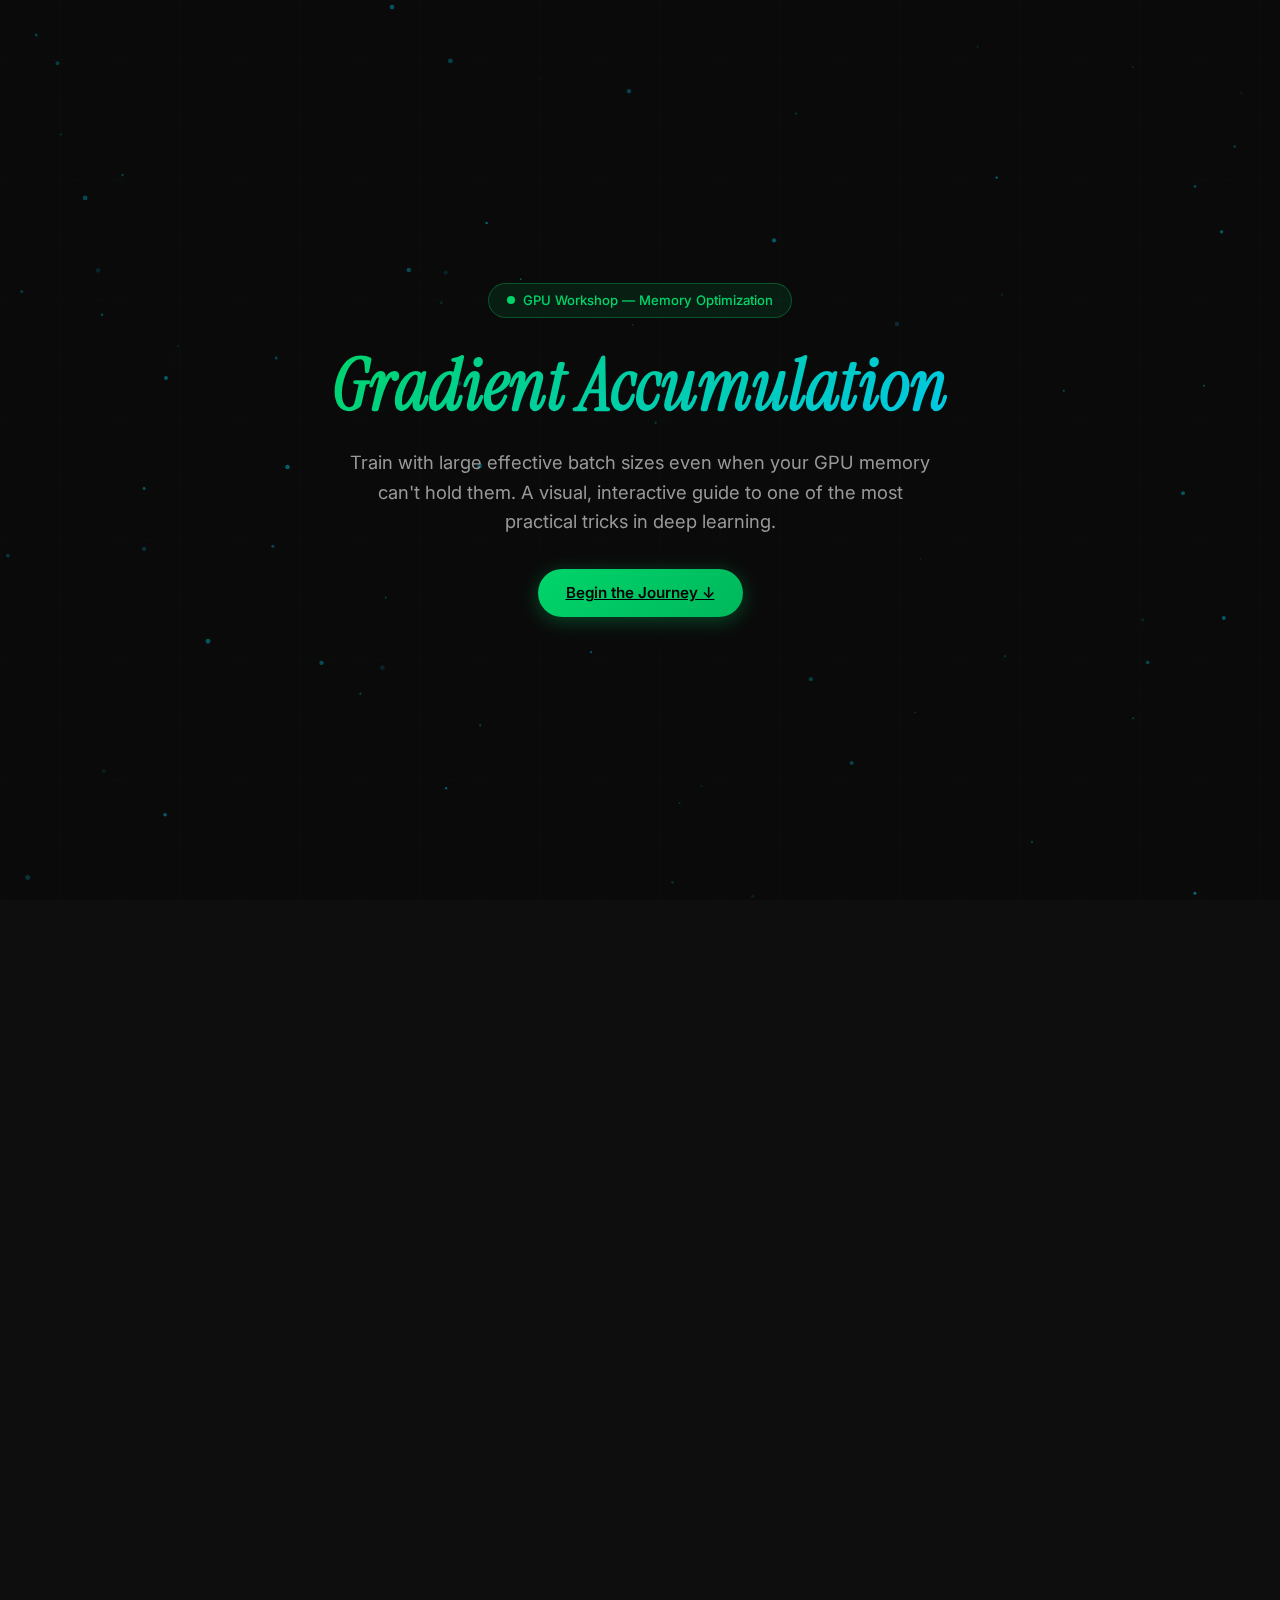
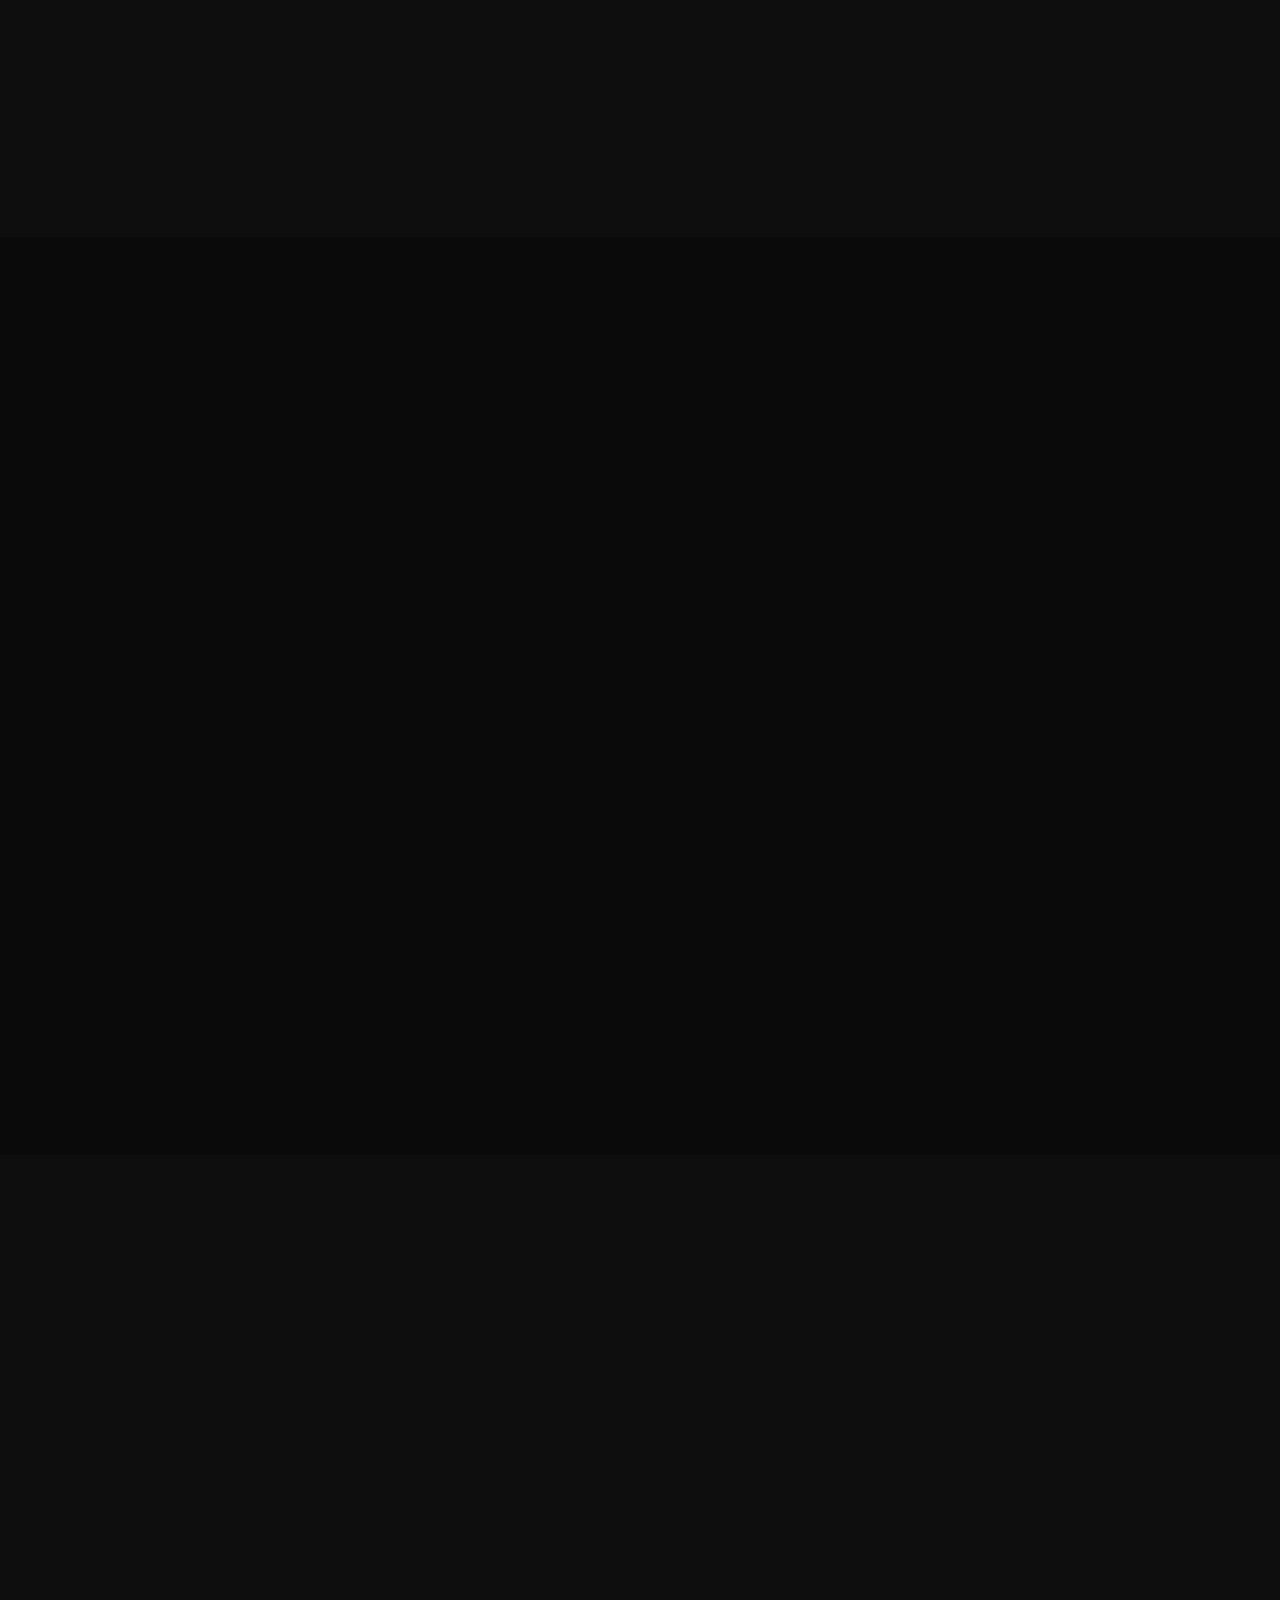
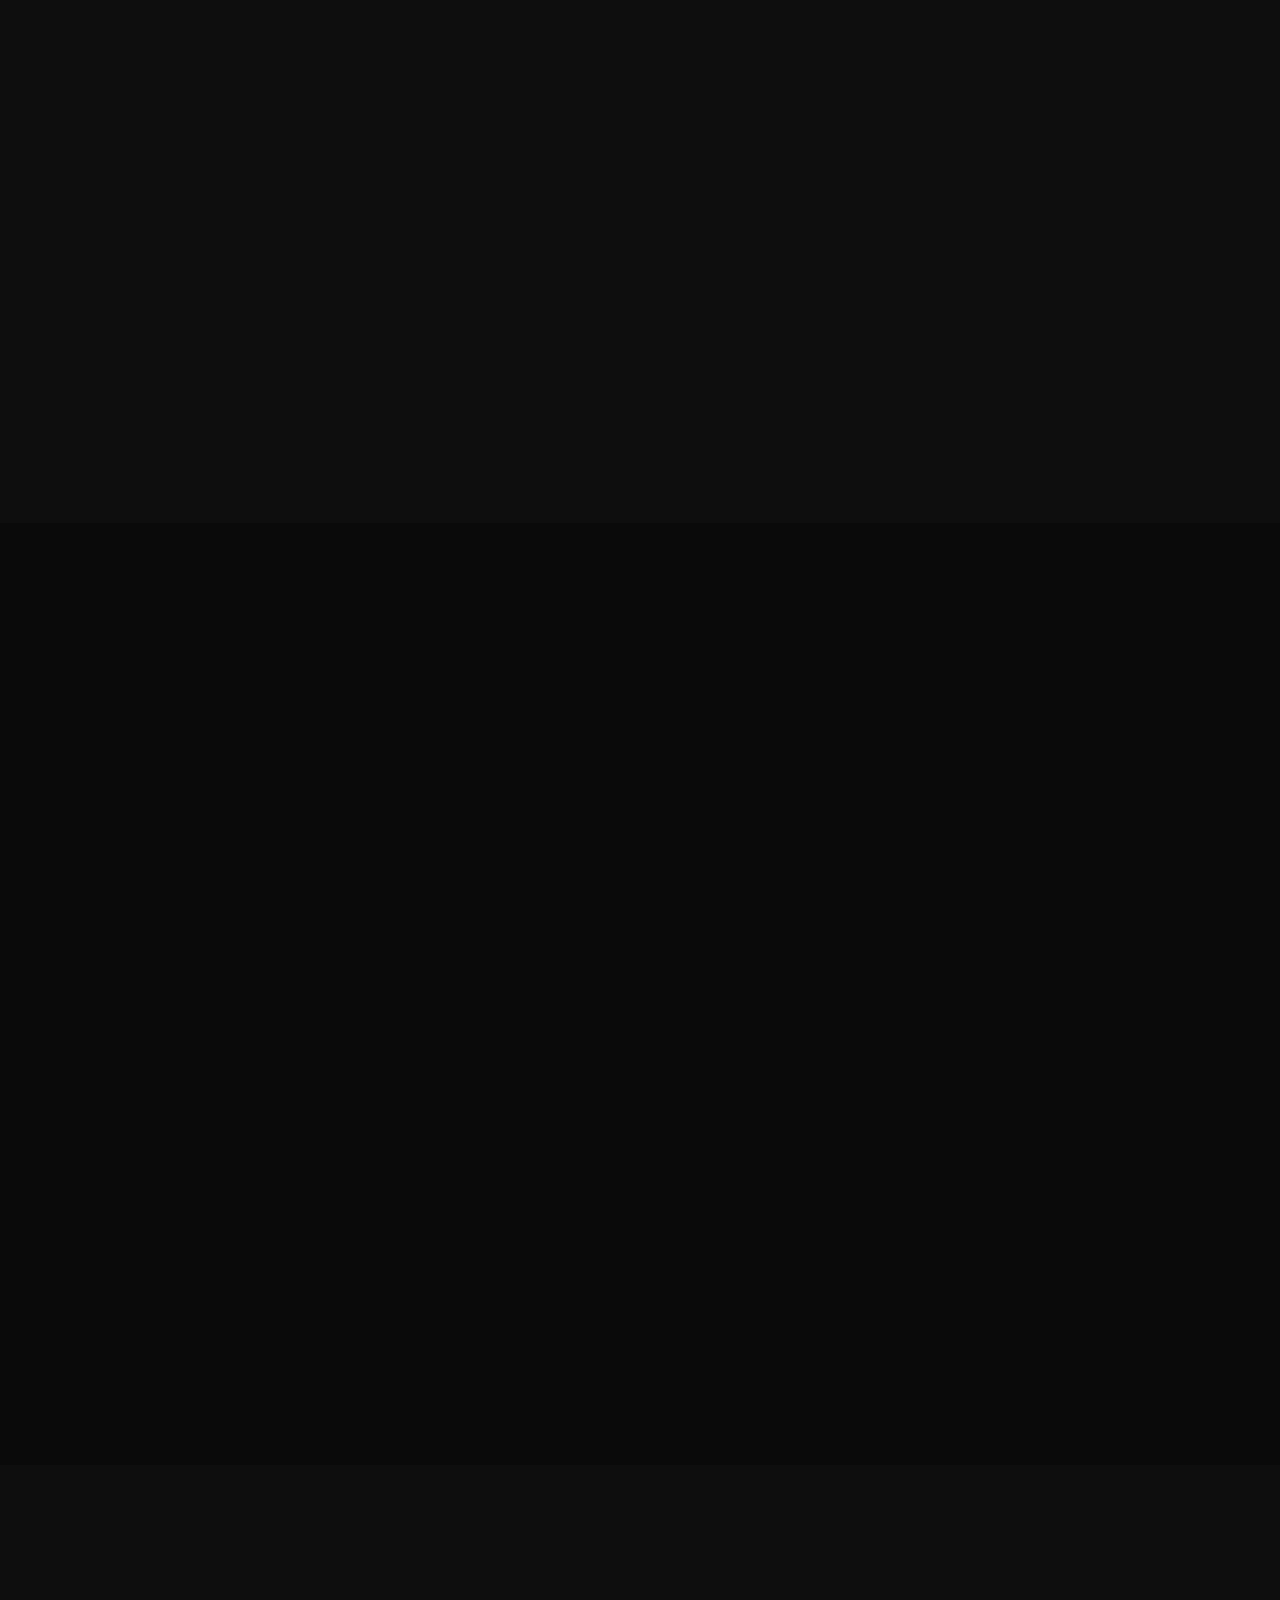
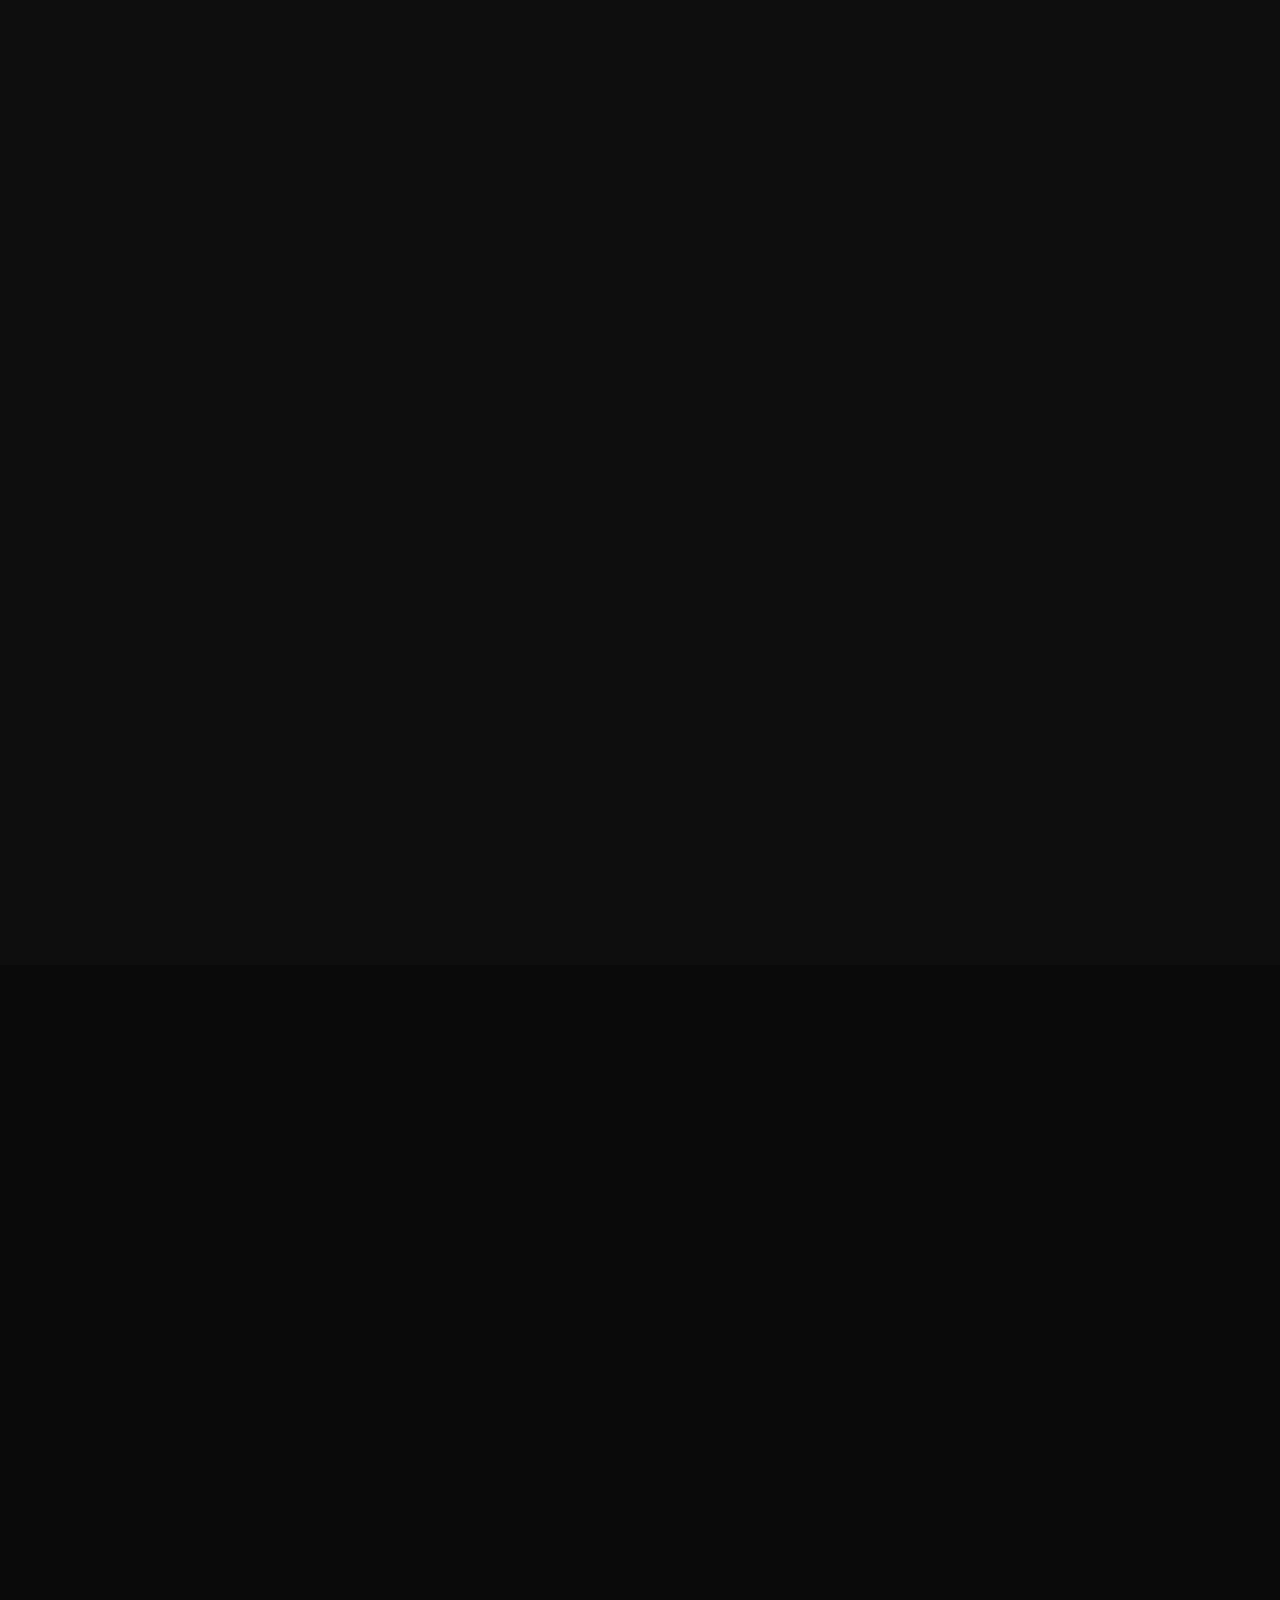
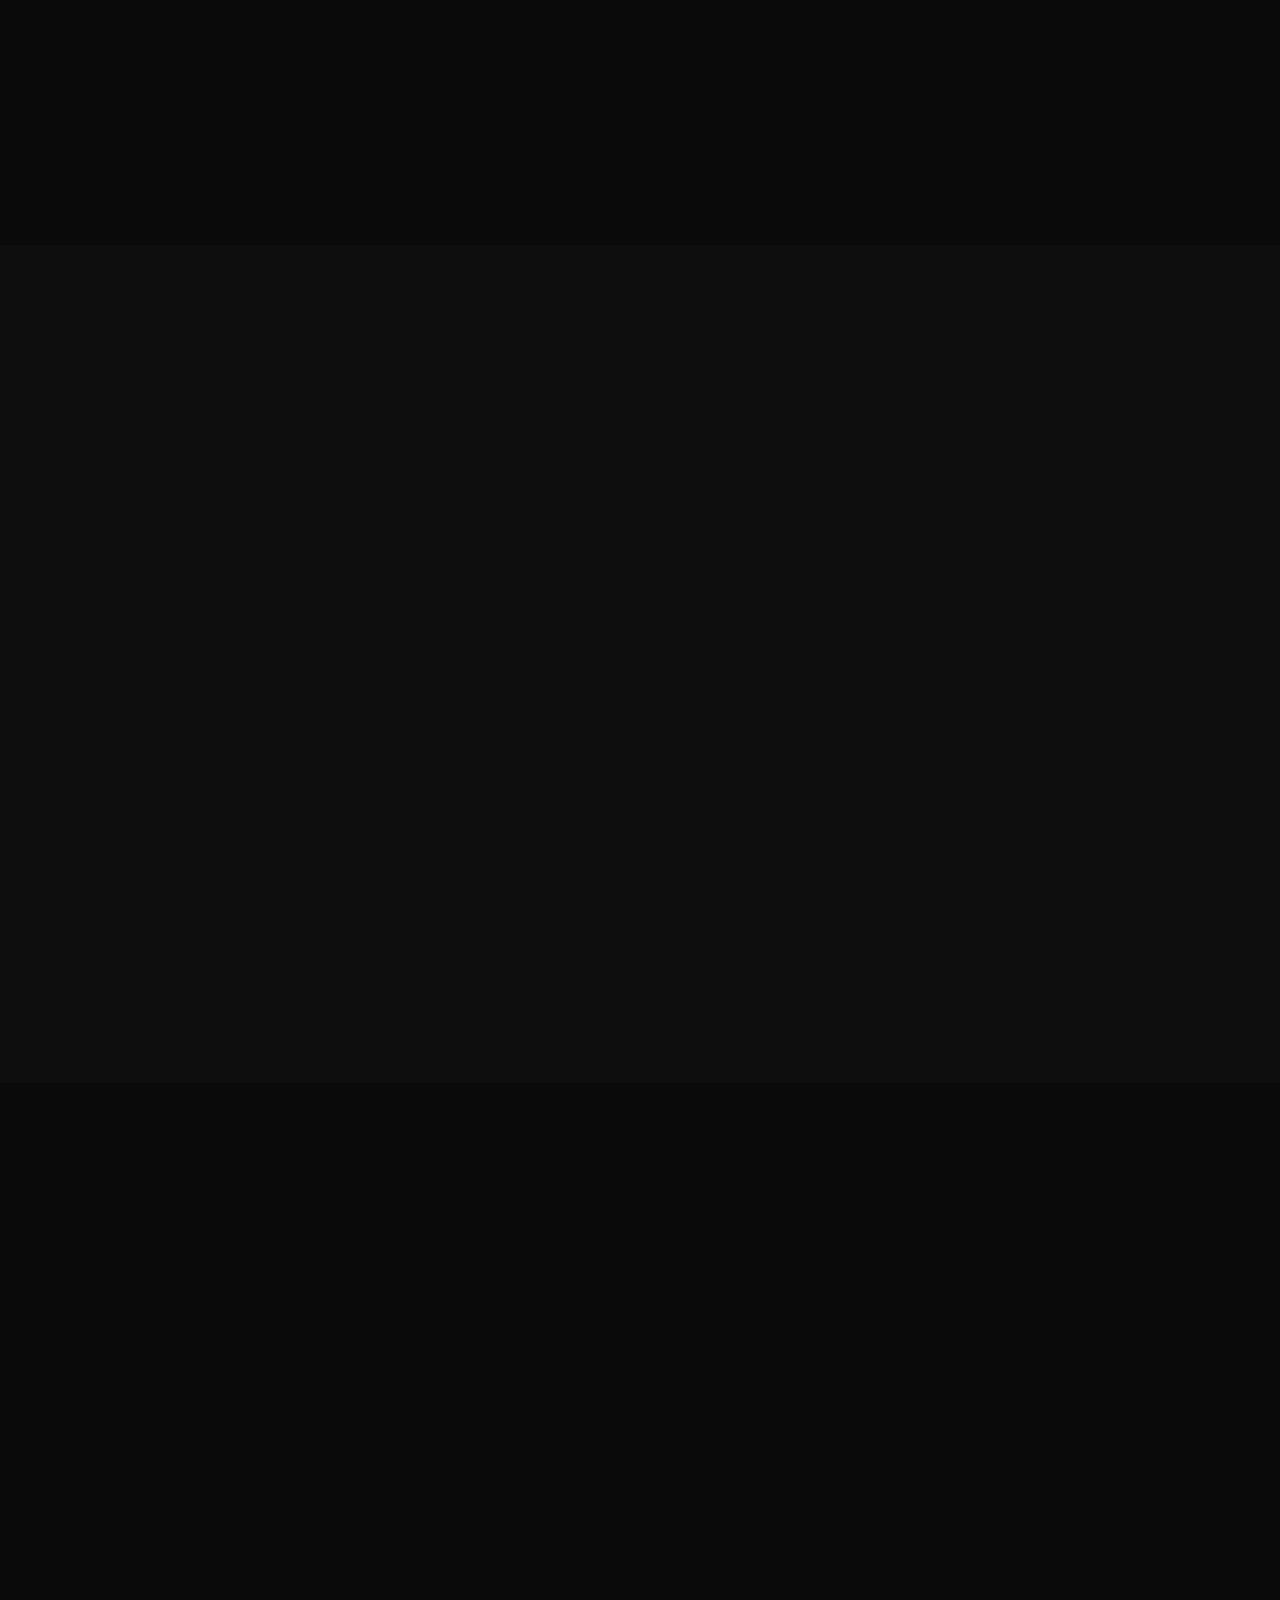
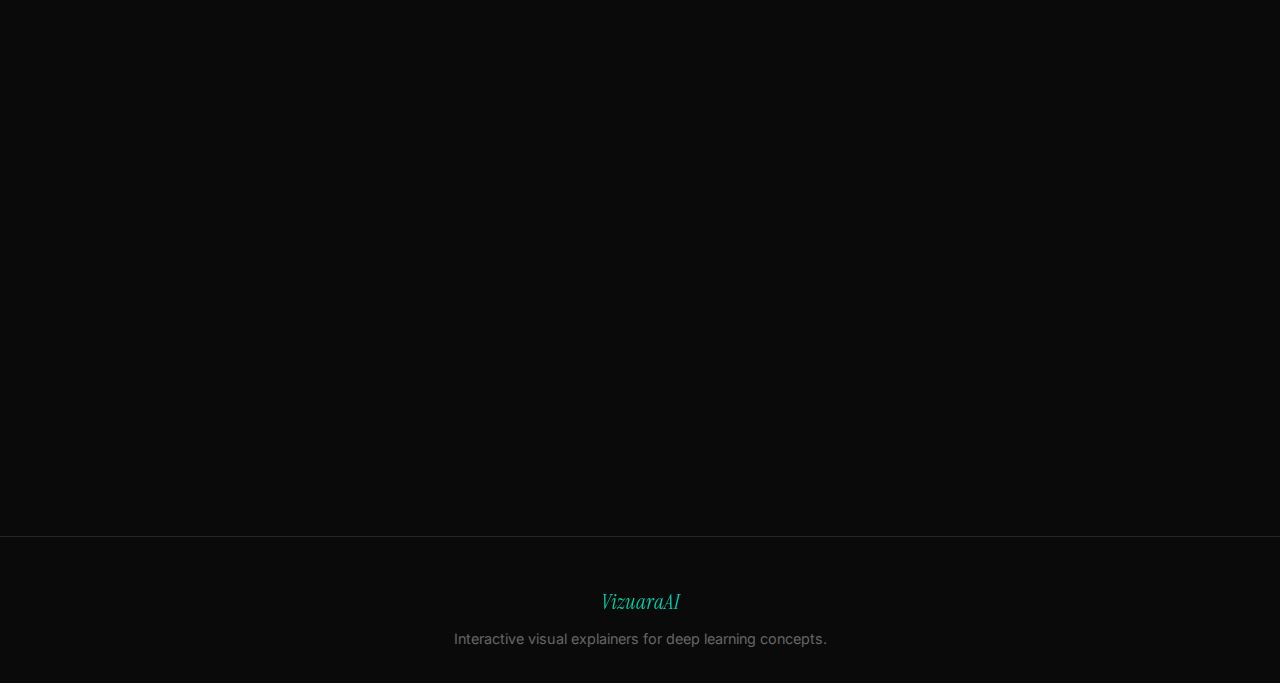
<file: gradient-accumulation.html>
<!DOCTYPE html>
<html lang="en">
<head>
<meta charset="UTF-8">
<meta name="viewport" content="width=device-width, initial-scale=1.0">
<title>Gradient Accumulation — Visual Guide | VizuaraAI</title>
<link rel="preconnect" href="https://fonts.googleapis.com">
<link href="https://fonts.googleapis.com/css2?family=Instrument+Serif:ital@1&family=Inter:wght@300;400;500;600;700&family=JetBrains+Mono:wght@400;500;600&display=swap" rel="stylesheet">
<style>
/* ========== RESET & BASE ========== */
*, *::before, *::after { box-sizing: border-box; margin: 0; padding: 0; }
html { scroll-behavior: smooth; -webkit-font-smoothing: antialiased; }
body {
  background: #0a0a0a; color: #f2f2f2;
  font-family: 'Inter', -apple-system, sans-serif;
  font-size: 16px; line-height: 1.6;
  overflow-x: hidden;
}

/* ========== DESIGN TOKENS ========== */
:root {
  --bg: #0a0a0a; --bg-card: #121212; --bg-muted: #0e0e0e;
  --border: #262626; --border-light: #333;
  --text: #f2f2f2; --text-muted: #999; --text-dim: #666;
  --green: #00d46a; --cyan: #00c8e6;
  --red: #ff4d6a; --orange: #ff9f43; --purple: #a855f7;
  --radius: 16px; --radius-sm: 10px;
  --glow-green: 0 0 30px rgba(0,212,106,0.15);
  --glow-cyan: 0 0 30px rgba(0,200,230,0.15);
  --max-w: 1280px;
}

/* ========== TYPOGRAPHY ========== */
.font-serif { font-family: 'Instrument Serif', Georgia, serif; font-style: italic; }
.font-mono { font-family: 'JetBrains Mono', monospace; }
.gradient-text {
  background: linear-gradient(135deg, var(--green), var(--cyan));
  -webkit-background-clip: text; -webkit-text-fill-color: transparent;
  background-clip: text;
}
h1, h2, h3, h4 { font-weight: 600; line-height: 1.2; }
h1 { font-size: clamp(2.5rem, 6vw, 4.5rem); }
h2 { font-size: clamp(1.8rem, 4vw, 3rem); margin-bottom: 1rem; }
h3 { font-size: 1.3rem; margin-bottom: 0.5rem; }

/* ========== LAYOUT ========== */
.container { max-width: var(--max-w); margin: 0 auto; padding: 0 24px; }
section { padding: 96px 0; position: relative; }
section.muted { background: var(--bg-muted); }
.section-header { text-align: center; margin-bottom: 56px; }
.section-header p { color: var(--text-muted); font-size: 1.1rem; max-width: 700px; margin: 1rem auto 0; }

/* ========== CARDS ========== */
.card {
  background: var(--bg-card); border: 1px solid var(--border);
  border-radius: var(--radius); padding: 24px;
  transition: border-color 0.3s, box-shadow 0.3s;
}
.card:hover { border-color: var(--border-light); }
.card-glow:hover { box-shadow: var(--glow-green); }
.glass {
  background: rgba(18,18,18,0.7); backdrop-filter: blur(12px);
  border: 1px solid rgba(255,255,255,0.06);
}

/* ========== BUTTONS ========== */
.btn {
  display: inline-flex; align-items: center; gap: 8px;
  padding: 12px 28px; border-radius: 50px;
  font-family: 'Inter', sans-serif; font-weight: 600; font-size: 0.95rem;
  cursor: pointer; border: none; transition: all 0.3s;
}
.btn-primary {
  background: linear-gradient(135deg, var(--green), #00b85c);
  color: #000; box-shadow: 0 4px 20px rgba(0,212,106,0.3);
}
.btn-primary:hover { transform: translateY(-2px); box-shadow: 0 6px 30px rgba(0,212,106,0.4); }
.btn-icon {
  width: 40px; height: 40px; padding: 0;
  display: inline-flex; align-items: center; justify-content: center;
  border-radius: 10px; background: var(--bg-card); border: 1px solid var(--border);
  color: var(--text); cursor: pointer; transition: all 0.3s; font-size: 1rem;
}
.btn-icon:hover { border-color: var(--green); color: var(--green); }

/* ========== CONTROLS ========== */
.controls {
  display: flex; flex-wrap: wrap; gap: 12px; align-items: center;
  padding: 16px 20px; background: var(--bg-card);
  border: 1px solid var(--border); border-radius: var(--radius-sm);
  margin-top: 16px;
}
.control-group { display: flex; align-items: center; gap: 8px; }
.control-group label { font-size: 0.82rem; color: var(--text-muted); white-space: nowrap; }
input[type="range"] {
  -webkit-appearance: none; appearance: none;
  width: 120px; height: 4px; background: var(--border);
  border-radius: 2px; outline: none;
}
input[type="range"]::-webkit-slider-thumb {
  -webkit-appearance: none; width: 16px; height: 16px;
  background: var(--green); border-radius: 50%; cursor: pointer;
}
.slider-val { font-family: 'JetBrains Mono', monospace; font-size: 0.82rem; color: var(--green); min-width: 48px; }
select {
  background: var(--bg); border: 1px solid var(--border);
  color: var(--text); padding: 6px 12px; border-radius: 8px;
  font-family: 'Inter', sans-serif; font-size: 0.85rem; cursor: pointer;
}

/* ========== CANVAS ========== */
.canvas-wrap {
  position: relative; border-radius: var(--radius);
  overflow: hidden; border: 1px solid var(--border);
  background: #0d0d0d;
}
.canvas-wrap canvas { display: block; width: 100%; height: 100%; }

/* ========== EQUATION CARDS ========== */
.eq-card {
  background: var(--bg-card); border: 1px solid var(--border);
  border-radius: var(--radius); padding: 20px 24px;
  display: flex; align-items: center; gap: 20px;
  transition: all 0.3s;
}
.eq-card:hover { border-color: var(--border-light); box-shadow: var(--glow-green); }
.eq-num {
  flex-shrink: 0; width: 36px; height: 36px;
  display: flex; align-items: center; justify-content: center;
  border-radius: 10px; font-weight: 700; font-size: 0.9rem;
}
.eq-body { flex: 1; }
.eq-formula {
  font-family: 'JetBrains Mono', monospace; font-size: 1.05rem;
  margin-bottom: 4px; line-height: 1.8;
}
.eq-label { font-size: 0.85rem; color: var(--text-muted); }
.c-cyan { color: var(--cyan); }
.c-green { color: var(--green); }
.c-red { color: var(--red); }
.c-orange { color: var(--orange); }
.c-purple { color: var(--purple); }

/* ========== GRID LAYOUTS ========== */
.grid-2 { display: grid; grid-template-columns: 1fr 1fr; gap: 24px; }
.grid-side { display: grid; grid-template-columns: 1.2fr 0.8fr; gap: 24px; align-items: start; }

/* ========== FADE-IN ========== */
.fade-in {
  opacity: 0; transform: translateY(30px);
  transition: opacity 0.7s ease, transform 0.7s ease;
}
.fade-in.visible { opacity: 1; transform: translateY(0); }
.stagger-1 { transition-delay: 0.1s; }
.stagger-2 { transition-delay: 0.2s; }
.stagger-3 { transition-delay: 0.3s; }
.stagger-4 { transition-delay: 0.4s; }

/* ========== HERO ========== */
#hero {
  min-height: 100vh; display: flex; align-items: center; justify-content: center;
  position: relative; overflow: hidden;
}
#hero-canvas { position: absolute; inset: 0; z-index: 0; }
#hero .content { position: relative; z-index: 1; text-align: center; max-width: 800px; padding: 0 24px; }
#hero h1 { margin-bottom: 20px; }
#hero .subtitle {
  color: var(--text-muted); font-size: 1.15rem;
  max-width: 600px; margin: 0 auto 32px;
}
.hero-badge {
  display: inline-flex; align-items: center; gap: 8px;
  background: rgba(0,212,106,0.1); border: 1px solid rgba(0,212,106,0.3);
  border-radius: 9999px; padding: 6px 18px;
  font-size: 0.82rem; font-weight: 500; color: var(--green); margin-bottom: 24px;
}
.pulse-dot {
  width: 8px; height: 8px; background: var(--green); border-radius: 50%;
  animation: pulse 2s ease-in-out infinite;
}
@keyframes pulse {
  0%, 100% { opacity: 1; transform: scale(1); }
  50% { opacity: 0.5; transform: scale(1.4); }
}

/* ========== CODE PANEL ========== */
.code-explain-row {
  display: grid; grid-template-columns: 1fr 1fr; gap: 24px; align-items: start;
}
.code-panel { position: sticky; top: 24px; }
.code-header {
  display: flex; align-items: center; gap: 6px;
  padding: 10px 16px; background: #1a1a2e;
  border-radius: 12px 12px 0 0; border: 1px solid var(--border); border-bottom: none;
}
.dot { width: 10px; height: 10px; border-radius: 50%; }
.dot.red { background: #ff5f57; }
.dot.yellow { background: #febc2e; }
.dot.green { background: #28c840; }
.code-filename {
  margin-left: 10px; font-size: 0.75rem;
  color: var(--text-muted); font-family: 'JetBrains Mono', monospace;
}
pre {
  background: #0d0d1a; border: 1px solid var(--border);
  border-radius: 0 0 12px 12px; padding: 20px; overflow-x: auto;
  font-size: 0.82rem; line-height: 1.7; tab-size: 4; margin: 0;
}
pre code { color: #e0e0e0; font-family: 'JetBrains Mono', monospace; }
.code-line { display: block; padding: 0 4px; border-radius: 3px; transition: background 0.3s; }
.code-line.active { background: rgba(0,212,106,0.15); }
.kw { color: #c792ea; }
.fn { color: #82aaff; }
.str { color: #c3e88d; }
.num { color: #f78c6c; }
.cmt { color: #546e7a; font-style: italic; }
.mod { color: #ffcb6b; }

/* ========== TRADE-OFF CARDS ========== */
.tradeoff-grid { display: grid; grid-template-columns: 1fr 1fr; gap: 24px; }
.tradeoff-card {
  background: var(--bg-card); border-radius: var(--radius); padding: 28px;
  border: 1px solid var(--border);
}
.tradeoff-card.advantage { border-color: rgba(0,212,106,0.3); }
.tradeoff-card.limitation { border-color: rgba(255,77,106,0.3); }
.tradeoff-card h3 { margin-bottom: 16px; }
.tradeoff-item {
  display: flex; gap: 12px; align-items: flex-start;
  padding: 12px 0; border-bottom: 1px solid rgba(255,255,255,0.04);
}
.tradeoff-item:last-child { border-bottom: none; }
.tradeoff-icon { font-size: 1.2rem; flex-shrink: 0; margin-top: 2px; }
.tradeoff-text h4 { font-size: 0.95rem; margin-bottom: 4px; }
.tradeoff-text p { font-size: 0.85rem; color: var(--text-muted); line-height: 1.6; }

/* ========== STATS PANEL ========== */
.stats-panel {
  display: grid; grid-template-columns: repeat(auto-fit, minmax(160px, 1fr));
  gap: 12px; margin-top: 16px;
}
.stat-card {
  background: var(--bg-card); border: 1px solid var(--border);
  border-radius: var(--radius-sm); padding: 14px 16px; text-align: center;
}
.stat-card .stat-value {
  font-family: 'JetBrains Mono', monospace; font-size: 1.4rem;
  font-weight: 700; color: var(--green);
}
.stat-card .stat-label {
  font-size: 0.75rem; color: var(--text-muted); margin-top: 4px;
}

/* ========== STEP DISPLAY ========== */
.step-display {
  font-family: 'JetBrains Mono', monospace;
  font-size: 0.85rem; color: var(--text-muted);
}

/* ========== ANNOTATION ========== */
.annotation { display: flex; gap: 16px; margin-top: 16px; }
.annotation .ann-card {
  flex: 1; padding: 14px 18px; border-radius: var(--radius-sm);
  background: var(--bg-card); border: 1px solid var(--border);
  font-size: 0.88rem; color: var(--text-muted); line-height: 1.5;
}
.ann-card strong { color: var(--text); }

/* ========== FOOTER ========== */
footer {
  padding: 48px 0; border-top: 1px solid var(--border);
  text-align: center; color: var(--text-dim); font-size: 0.9rem;
}

/* ========== RESPONSIVE ========== */
@media (max-width: 768px) {
  .grid-2, .grid-side, .code-explain-row, .tradeoff-grid { grid-template-columns: 1fr; }
  section { padding: 64px 0; }
  .annotation { flex-direction: column; }
  .controls { flex-direction: column; align-items: flex-start; }
  .eq-card { flex-direction: column; text-align: center; }
  .code-panel { position: static; }
  .stats-panel { grid-template-columns: repeat(2, 1fr); }
}
@media (max-width: 480px) {
  .stats-panel { grid-template-columns: 1fr 1fr; }
}

/* ========== SCROLLBAR ========== */
::-webkit-scrollbar { width: 8px; }
::-webkit-scrollbar-track { background: var(--bg); }
::-webkit-scrollbar-thumb { background: var(--border); border-radius: 4px; }
::-webkit-scrollbar-thumb:hover { background: #444; }

::selection { background: rgba(0,212,106,0.3); color: #fff; }
</style>
</head>
<body>

<!-- ============ HERO ============ -->
<section id="hero">
  <canvas id="hero-canvas"></canvas>
  <div class="content">
    <div class="hero-badge">
      <span class="pulse-dot"></span>
      GPU Workshop &mdash; Memory Optimization
    </div>
    <h1 class="font-serif"><span class="gradient-text">Gradient Accumulation</span></h1>
    <p class="subtitle">Train with large effective batch sizes even when your GPU memory can't hold them. A visual, interactive guide to one of the most practical tricks in deep learning.</p>
    <a href="#section-problem" class="btn btn-primary">Begin the Journey &darr;</a>
  </div>
</section>

<!-- ============ SECTION 2: THE PROBLEM ============ -->
<section id="section-problem" class="muted">
  <div class="container">
    <div class="section-header fade-in">
      <h2 class="font-serif gradient-text">The Problem: GPU Memory Is Finite</h2>
      <p>As batch size grows, activation memory grows with it. At some point your GPU simply runs out of memory &mdash; the dreaded OOM error.</p>
    </div>
    <div class="fade-in">
      <div class="canvas-wrap" style="height:400px;">
        <canvas id="canvas-problem"></canvas>
      </div>
      <div class="controls">
        <div class="control-group">
          <label>Batch Size:</label>
          <input type="range" id="prob-batch" min="1" max="128" step="1" value="16">
          <span class="slider-val" id="prob-batch-val">16</span>
        </div>
        <div class="control-group">
          <label>GPU Memory:</label>
          <span class="slider-val" style="color:var(--cyan);">16 GB</span>
        </div>
      </div>
      <div class="annotation">
        <div class="ann-card"><strong style="color:var(--cyan);">Model parameters</strong> &amp; <strong style="color:var(--purple);">optimizer states</strong> use a fixed amount of memory regardless of batch size.</div>
        <div class="ann-card"><strong style="color:var(--orange);">Activations</strong> grow linearly with batch size. Past a threshold, total memory exceeds the GPU limit &mdash; <strong style="color:var(--red);">OOM!</strong></div>
      </div>
    </div>
  </div>
</section>

<!-- ============ SECTION 3: CORE IDEA ============ -->
<section id="section-core">
  <div class="container">
    <div class="section-header fade-in">
      <h2 class="font-serif gradient-text">Core Idea: Split, Accumulate, Update</h2>
      <p>Instead of processing the full batch at once, split it into micro-batches. Process each one, accumulate gradients, then update once.</p>
    </div>
    <div class="fade-in">
      <div class="canvas-wrap" style="height:450px;">
        <canvas id="canvas-core"></canvas>
      </div>
      <div class="controls">
        <button class="btn-icon" id="core-play" title="Play/Pause">&#9654;</button>
        <button class="btn-icon" id="core-reset" title="Reset">&#8635;</button>
        <span class="step-display" id="core-phase">Phase: Ready</span>
      </div>
    </div>
  </div>
</section>

<!-- ============ SECTION 4: FULL TRAINING LOOP ============ -->
<section id="section-loop" class="muted">
  <div class="container">
    <div class="section-header fade-in">
      <h2 class="font-serif gradient-text">Full Training Loop</h2>
      <p>Watch the complete gradient accumulation training loop in action. Each micro-batch contributes gradients that build up before a single optimizer step.</p>
    </div>
    <div class="fade-in">
      <div class="canvas-wrap" style="height:500px;">
        <canvas id="canvas-loop"></canvas>
      </div>
      <div class="controls">
        <button class="btn-icon" id="loop-play" title="Play/Pause">&#9654;</button>
        <button class="btn-icon" id="loop-step-btn" title="Step">&#9655;|</button>
        <button class="btn-icon" id="loop-reset" title="Reset">&#8635;</button>
        <span class="step-display" id="loop-step">Micro-batch: 0 / 4</span>
        <div class="control-group">
          <label>Accum Steps:</label>
          <select id="loop-accum">
            <option value="2">2</option>
            <option value="4" selected>4</option>
            <option value="8">8</option>
          </select>
        </div>
        <div class="control-group">
          <label>Speed:</label>
          <select id="loop-speed">
            <option value="1" selected>1x</option>
            <option value="2">2x</option>
            <option value="4">4x</option>
          </select>
        </div>
      </div>
    </div>
  </div>
</section>

<!-- ============ SECTION 5: MATHEMATICS ============ -->
<section id="section-math">
  <div class="container">
    <div class="section-header fade-in">
      <h2 class="font-serif gradient-text">The Mathematics</h2>
      <p>Gradient accumulation is mathematically equivalent to training with a large batch &mdash; the key is dividing by N.</p>
    </div>
    <div style="display:flex;flex-direction:column;gap:16px;max-width:800px;margin:0 auto;" class="fade-in">
      <div class="eq-card">
        <div class="eq-num" style="background:rgba(0,200,230,0.15);color:var(--cyan);">1</div>
        <div class="eq-body">
          <div class="eq-formula"><span class="c-cyan">g</span> = (1/B) &sum; &nabla;L(x<sub>i</sub>, &theta;)</div>
          <div class="eq-label">Standard training &mdash; compute gradient over full batch of size B</div>
        </div>
      </div>
      <div class="eq-card">
        <div class="eq-num" style="background:rgba(0,212,106,0.15);color:var(--green);">2</div>
        <div class="eq-body">
          <div class="eq-formula"><span class="c-green">g<sub>accum</sub></span> = <span class="c-green">&sum;<sub>k=1..N</sub></span> &nabla;L(micro_batch<sub>k</sub>, &theta;)</div>
          <div class="eq-label">Accumulate gradients from N micro-batches (each of size B/N)</div>
        </div>
      </div>
      <div class="eq-card">
        <div class="eq-num" style="background:rgba(168,85,247,0.15);color:var(--purple);">3</div>
        <div class="eq-body">
          <div class="eq-formula"><span class="c-purple">g<sub>final</sub></span> = <span class="c-green">g<sub>accum</sub></span> / <span class="c-orange">N</span></div>
          <div class="eq-label">Divide by N to get the average &mdash; this is the key step!</div>
        </div>
      </div>
      <div class="eq-card" style="border-color:var(--border-light);">
        <div class="eq-num" style="background:linear-gradient(135deg,rgba(0,212,106,0.2),rgba(0,200,230,0.2));color:var(--text);">4</div>
        <div class="eq-body">
          <div class="eq-formula">&theta; = &theta; - &alpha; &middot; <span class="c-purple">g<sub>final</sub></span></div>
          <div class="eq-label">Single optimizer step with the accumulated, averaged gradient</div>
        </div>
      </div>
      <div class="eq-card">
        <div class="eq-num" style="background:rgba(0,200,230,0.15);color:var(--cyan);">=</div>
        <div class="eq-body">
          <div class="eq-formula" style="font-size:0.95rem;">effective_batch_size = <span class="c-orange">micro_batch_size</span> &times; <span class="c-green">accumulation_steps</span></div>
          <div class="eq-label">The result is mathematically equivalent to training with the full effective batch</div>
        </div>
      </div>
    </div>
  </div>
</section>

<!-- ============ SECTION 6: CODE WALKTHROUGH ============ -->
<section id="section-code" class="muted">
  <div class="container">
    <div class="section-header fade-in">
      <h2 class="font-serif gradient-text">PyTorch Code Walkthrough</h2>
      <p>Step through the code line-by-line while watching the corresponding animation. Each highlighted line maps to a visual action.</p>
    </div>
    <div class="fade-in code-explain-row">
      <div class="code-panel">
        <div class="code-header">
          <span class="dot red"></span>
          <span class="dot yellow"></span>
          <span class="dot green"></span>
          <span class="code-filename">train_with_accumulation.py</span>
        </div>
        <pre><code><span class="code-line" data-line="0"><span class="cmt"># Gradient Accumulation Training Loop</span></span>
<span class="code-line" data-line="1"><span class="mod">accumulation_steps</span> = <span class="num">4</span></span>
<span class="code-line" data-line="2"><span class="mod">optimizer</span>.<span class="fn">zero_grad</span>()</span>
<span class="code-line" data-line="3"></span>
<span class="code-line" data-line="4"><span class="kw">for</span> i, (data, target) <span class="kw">in</span> <span class="fn">enumerate</span>(dataloader):</span>
<span class="code-line" data-line="5">    <span class="cmt"># Forward pass</span></span>
<span class="code-line" data-line="6">    output = <span class="mod">model</span>(data)</span>
<span class="code-line" data-line="7">    loss = <span class="fn">criterion</span>(output, target) / <span class="mod">accumulation_steps</span></span>
<span class="code-line" data-line="8"></span>
<span class="code-line" data-line="9">    <span class="cmt"># Backward pass (gradients accumulate)</span></span>
<span class="code-line" data-line="10">    loss.<span class="fn">backward</span>()</span>
<span class="code-line" data-line="11"></span>
<span class="code-line" data-line="12">    <span class="kw">if</span> (i + <span class="num">1</span>) % <span class="mod">accumulation_steps</span> == <span class="num">0</span>:</span>
<span class="code-line" data-line="13">        <span class="cmt"># Update weights</span></span>
<span class="code-line" data-line="14">        <span class="mod">optimizer</span>.<span class="fn">step</span>()</span>
<span class="code-line" data-line="15">        <span class="mod">optimizer</span>.<span class="fn">zero_grad</span>()</span></code></pre>
      </div>
      <div>
        <div class="canvas-wrap" style="height:420px;">
          <canvas id="canvas-code"></canvas>
        </div>
        <div class="controls">
          <button class="btn-icon" id="code-play" title="Play/Pause">&#9654;</button>
          <button class="btn-icon" id="code-step-btn" title="Step">&#9655;|</button>
          <button class="btn-icon" id="code-reset" title="Reset">&#8635;</button>
          <span class="step-display" id="code-step">Ready</span>
        </div>
      </div>
    </div>
  </div>
</section>

<!-- ============ SECTION 7: MEMORY COMPARISON ============ -->
<section id="section-memory">
  <div class="container">
    <div class="section-header fade-in">
      <h2 class="font-serif gradient-text">Memory Comparison</h2>
      <p>Same effective batch size, dramatically different memory usage. Gradient accumulation lets you trade time for memory.</p>
    </div>
    <div class="fade-in">
      <div class="canvas-wrap" style="height:420px;">
        <canvas id="canvas-memory"></canvas>
      </div>
      <div class="controls">
        <div class="control-group">
          <label>Effective Batch Size:</label>
          <input type="range" id="mem-batch" min="16" max="256" step="16" value="64">
          <span class="slider-val" id="mem-batch-val">64</span>
        </div>
        <div class="control-group">
          <label>Accum Steps:</label>
          <select id="mem-accum">
            <option value="1">1 (no accum)</option>
            <option value="2">2</option>
            <option value="4" selected>4</option>
            <option value="8">8</option>
            <option value="16">16</option>
          </select>
        </div>
      </div>
    </div>
  </div>
</section>

<!-- ============ SECTION 8: TRADE-OFFS ============ -->
<section id="section-tradeoffs" class="muted">
  <div class="container">
    <div class="section-header fade-in">
      <h2 class="font-serif gradient-text">Trade-offs</h2>
      <p>Gradient accumulation is powerful but not free. Understand the advantages and limitations.</p>
    </div>
    <div class="tradeoff-grid fade-in">
      <div class="tradeoff-card advantage">
        <h3 style="color:var(--green);">Advantages</h3>
        <div class="tradeoff-item">
          <span class="tradeoff-icon">&#9989;</span>
          <div class="tradeoff-text">
            <h4>Larger Effective Batches</h4>
            <p>Simulate batch sizes that would never fit in GPU memory. Essential for tasks like contrastive learning and large-model fine-tuning.</p>
          </div>
        </div>
        <div class="tradeoff-item">
          <span class="tradeoff-icon">&#128202;</span>
          <div class="tradeoff-text">
            <h4>Better Convergence</h4>
            <p>Larger batches produce more stable gradient estimates, reducing noise and often leading to smoother training curves.</p>
          </div>
        </div>
        <div class="tradeoff-item">
          <span class="tradeoff-icon">&#128187;</span>
          <div class="tradeoff-text">
            <h4>Works Everywhere</h4>
            <p>No special hardware or communication needed. Works on a single GPU, with DDP, or even on CPUs. Pure software trick.</p>
          </div>
        </div>
        <div class="tradeoff-item">
          <span class="tradeoff-icon">&#128295;</span>
          <div class="tradeoff-text">
            <h4>Easy to Implement</h4>
            <p>Just 3 extra lines in your training loop. Divide loss, skip zero_grad, step every N iterations. That's it.</p>
          </div>
        </div>
      </div>
      <div class="tradeoff-card limitation">
        <h3 style="color:var(--red);">Limitations</h3>
        <div class="tradeoff-item">
          <span class="tradeoff-icon">&#9203;</span>
          <div class="tradeoff-text">
            <h4>Slower Wall-Clock Time</h4>
            <p>N micro-batches processed sequentially instead of one big batch. Training takes ~N&times; longer per optimizer step.</p>
          </div>
        </div>
        <div class="tradeoff-item">
          <span class="tradeoff-icon">&#128200;</span>
          <div class="tradeoff-text">
            <h4>BatchNorm Mismatch</h4>
            <p>BatchNorm statistics are computed per micro-batch, not the full effective batch. Use GroupNorm or LayerNorm instead.</p>
          </div>
        </div>
        <div class="tradeoff-item">
          <span class="tradeoff-icon">&#127919;</span>
          <div class="tradeoff-text">
            <h4>Stale Gradients</h4>
            <p>Gradients from micro-batch 1 are computed on parameters that haven't been updated with micro-batch 2's information.</p>
          </div>
        </div>
        <div class="tradeoff-item">
          <span class="tradeoff-icon">&#128208;</span>
          <div class="tradeoff-text">
            <h4>Memory Not Free</h4>
            <p>Gradients themselves accumulate in memory (same size as parameters). You save on activations, not gradient storage.</p>
          </div>
        </div>
      </div>
    </div>
  </div>
</section>

<!-- ============ SECTION 9: PLAYGROUND ============ -->
<section id="section-playground">
  <div class="container">
    <div class="section-header fade-in">
      <h2 class="font-serif gradient-text">Interactive Playground</h2>
      <p>Configure the training loop and watch it run in real time. Observe how accumulation steps affect the effective batch, memory, and loss.</p>
    </div>
    <div class="fade-in">
      <div class="canvas-wrap" style="height:480px;">
        <canvas id="canvas-playground"></canvas>
      </div>
      <div class="controls">
        <button class="btn-icon" id="pg-play" title="Play/Pause">&#9654;</button>
        <button class="btn-icon" id="pg-reset" title="Reset">&#8635;</button>
        <div class="control-group">
          <label>Micro-batch:</label>
          <input type="range" id="pg-micro" min="4" max="64" step="4" value="16">
          <span class="slider-val" id="pg-micro-val">16</span>
        </div>
        <div class="control-group">
          <label>Accum Steps:</label>
          <input type="range" id="pg-accum" min="1" max="16" step="1" value="4">
          <span class="slider-val" id="pg-accum-val">4</span>
        </div>
        <div class="control-group">
          <label>Speed:</label>
          <select id="pg-speed">
            <option value="1" selected>1x</option>
            <option value="2">2x</option>
            <option value="4">4x</option>
          </select>
        </div>
      </div>
      <div class="stats-panel">
        <div class="stat-card">
          <div class="stat-value" id="pg-eff-batch">64</div>
          <div class="stat-label">Effective Batch Size</div>
        </div>
        <div class="stat-card">
          <div class="stat-value" id="pg-mem-usage">4.2 GB</div>
          <div class="stat-label">Peak Memory</div>
        </div>
        <div class="stat-card">
          <div class="stat-value" id="pg-opt-steps">0</div>
          <div class="stat-label">Optimizer Steps</div>
        </div>
        <div class="stat-card">
          <div class="stat-value" id="pg-loss-val">2.30</div>
          <div class="stat-label">Current Loss</div>
        </div>
      </div>
    </div>
  </div>
</section>

<!-- ============ FOOTER ============ -->
<footer>
  <div class="container">
    <p class="gradient-text font-serif" style="font-size:1.3rem;margin-bottom:8px;">VizuaraAI</p>
    <p>Interactive visual explainers for deep learning concepts.</p>
  </div>
</footer>

<!-- ============ JAVASCRIPT ============ -->
<script>
(function() {
'use strict';

// ========================= UTILITIES =========================
const $ = id => document.getElementById(id);
const dpr = window.devicePixelRatio || 1;

function initCanvas(id, container) {
  const canvas = $(id);
  const parent = container || canvas.parentElement;
  const w = parent.clientWidth;
  const h = parent.clientHeight;
  canvas.width = w * dpr;
  canvas.height = h * dpr;
  canvas.style.width = w + 'px';
  canvas.style.height = h + 'px';
  const ctx = canvas.getContext('2d');
  ctx.scale(dpr, dpr);
  return { canvas, ctx, w, h };
}

function clamp(v, lo, hi) { return Math.max(lo, Math.min(hi, v)); }
function lerp(a, b, t) { return a + (b - a) * t; }

function observeSection(sectionId, callback) {
  const el = $(sectionId);
  if (!el) return;
  const obs = new IntersectionObserver((entries) => {
    entries.forEach(e => callback(e.isIntersecting));
  }, { threshold: 0.1 });
  obs.observe(el);
}

// Fade-in observer
const fadeObserver = new IntersectionObserver((entries) => {
  entries.forEach(e => {
    if (e.isIntersecting) e.target.classList.add('visible');
  });
}, { threshold: 0.1 });
document.querySelectorAll('.fade-in').forEach(el => fadeObserver.observe(el));

// Shared drawing helpers
function roundRect(ctx, x, y, w, h, r) {
  ctx.beginPath();
  ctx.moveTo(x + r, y);
  ctx.lineTo(x + w - r, y);
  ctx.quadraticCurveTo(x + w, y, x + w, y + r);
  ctx.lineTo(x + w, y + h - r);
  ctx.quadraticCurveTo(x + w, y + h, x + w - r, y + h);
  ctx.lineTo(x + r, y + h);
  ctx.quadraticCurveTo(x, y + h, x, y + h - r);
  ctx.lineTo(x, y + r);
  ctx.quadraticCurveTo(x, y, x + r, y);
  ctx.closePath();
}

function drawRoundRect(ctx, x, y, w, h, r, fill, stroke) {
  roundRect(ctx, x, y, w, h, r);
  if (fill) { ctx.fillStyle = fill; ctx.fill(); }
  if (stroke) { ctx.strokeStyle = stroke; ctx.lineWidth = 1; ctx.stroke(); }
}

// ========================= HERO =========================
(function initHero() {
  const { canvas, ctx, w, h } = initCanvas('hero-canvas', $('hero'));
  const particles = [];
  const count = 70;
  for (let i = 0; i < count; i++) {
    particles.push({
      x: Math.random() * w, y: Math.random() * h,
      vx: (Math.random() - 0.5) * 0.5, vy: (Math.random() - 0.5) * 0.5,
      r: Math.random() * 2 + 0.5,
      alpha: Math.random() * 0.4 + 0.1
    });
  }
  let active = true;
  function draw() {
    if (!active) { requestAnimationFrame(draw); return; }
    ctx.clearRect(0, 0, w, h);
    // Faint grid
    ctx.strokeStyle = 'rgba(0,212,106,0.03)';
    ctx.lineWidth = 1;
    for (let x = 0; x < w; x += 60) { ctx.beginPath(); ctx.moveTo(x, 0); ctx.lineTo(x, h); ctx.stroke(); }
    for (let y = 0; y < h; y += 60) { ctx.beginPath(); ctx.moveTo(0, y); ctx.lineTo(w, y); ctx.stroke(); }
    // Particles
    for (const p of particles) {
      p.x += p.vx; p.y += p.vy;
      if (p.x < 0 || p.x > w) p.vx *= -1;
      if (p.y < 0 || p.y > h) p.vy *= -1;
      ctx.beginPath();
      ctx.arc(p.x, p.y, p.r, 0, Math.PI * 2);
      ctx.fillStyle = `rgba(0,200,230,${p.alpha})`;
      ctx.fill();
    }
    // Connections
    for (let i = 0; i < count; i++) {
      for (let j = i + 1; j < count; j++) {
        const dx = particles[i].x - particles[j].x;
        const dy = particles[i].y - particles[j].y;
        const d = Math.sqrt(dx * dx + dy * dy);
        if (d < 120) {
          ctx.beginPath();
          ctx.moveTo(particles[i].x, particles[i].y);
          ctx.lineTo(particles[j].x, particles[j].y);
          ctx.strokeStyle = `rgba(0,212,106,${0.08 * (1 - d / 120)})`;
          ctx.lineWidth = 0.5;
          ctx.stroke();
        }
      }
    }
    requestAnimationFrame(draw);
  }
  draw();
  observeSection('hero', vis => { active = vis; });
})();

// ========================= SECTION 2: GPU MEMORY PROBLEM =========================
(function initProblem() {
  let inited = false;
  const GPU_MEM = 16;
  const MODEL_MEM = 2.5;
  const OPT_MEM = 5.0;
  const GRAD_MEM = 2.5;
  const FIXED = MODEL_MEM + OPT_MEM + GRAD_MEM;

  function actMem(batch) { return batch * 0.08; }

  const slider = $('prob-batch');
  const valEl = $('prob-batch-val');

  function setup() {
    const { ctx, w, h } = initCanvas('canvas-problem');
    return { ctx, w, h };
  }

  function draw() {
    const { ctx, w, h } = setup();
    const batch = parseInt(slider.value);
    valEl.textContent = batch;
    const act = actMem(batch);
    const total = FIXED + act;
    const oom = total > GPU_MEM;

    const barX = 80, barW = w - 160, barY = 60, barH = h - 140;
    const maxDisplay = Math.max(GPU_MEM * 1.3, total * 1.1);

    // Background
    ctx.fillStyle = '#0d0d0d';
    ctx.fillRect(0, 0, w, h);

    // Title
    ctx.fillStyle = '#f2f2f2';
    ctx.font = '600 16px Inter';
    ctx.textAlign = 'center';
    ctx.fillText('GPU Memory Usage', w / 2, 35);

    // GPU limit line
    const limitY = barY + barH * (1 - GPU_MEM / maxDisplay);
    ctx.setLineDash([8, 4]);
    ctx.strokeStyle = oom ? 'rgba(255,77,106,0.8)' : 'rgba(0,200,230,0.5)';
    ctx.lineWidth = 2;
    ctx.beginPath();
    ctx.moveTo(barX - 20, limitY);
    ctx.lineTo(barX + barW + 20, limitY);
    ctx.stroke();
    ctx.setLineDash([]);
    ctx.font = '600 12px JetBrains Mono';
    ctx.fillStyle = oom ? '#ff4d6a' : '#00c8e6';
    ctx.textAlign = 'right';
    ctx.fillText(GPU_MEM + ' GB limit', barX - 25, limitY + 4);

    // Memory bar background
    drawRoundRect(ctx, barX, barY, barW, barH, 8, 'rgba(255,255,255,0.03)', 'rgba(255,255,255,0.08)');

    // Draw segments
    const segments = [
      { label: 'Model Params', mem: MODEL_MEM, color: '#00c8e6' },
      { label: 'Optimizer States', mem: OPT_MEM, color: '#a855f7' },
      { label: 'Gradients', mem: GRAD_MEM, color: '#00d46a' },
      { label: 'Activations', mem: act, color: '#ff9f43' }
    ];

    let cumY = barY + barH;
    for (const seg of segments) {
      const segH = (seg.mem / maxDisplay) * barH;
      cumY -= segH;
      const clippedY = Math.max(barY, cumY);
      const clippedH = Math.min(segH, barY + barH - clippedY);
      if (clippedH > 0) {
        ctx.save();
        roundRect(ctx, barX, barY, barW, barH, 8);
        ctx.clip();
        ctx.fillStyle = seg.color;
        ctx.globalAlpha = 0.3;
        ctx.fillRect(barX, clippedY, barW, clippedH);
        ctx.globalAlpha = 1;
        // Label
        if (clippedH > 18) {
          ctx.fillStyle = seg.color;
          ctx.font = '600 12px Inter';
          ctx.textAlign = 'center';
          ctx.fillText(seg.label + ' (' + seg.mem.toFixed(1) + ' GB)', barX + barW / 2, clippedY + clippedH / 2 + 4);
        }
        ctx.restore();
      }
    }

    // Total label
    ctx.fillStyle = oom ? '#ff4d6a' : '#f2f2f2';
    ctx.font = '700 14px JetBrains Mono';
    ctx.textAlign = 'center';
    const totalY = barY + barH * (1 - total / maxDisplay);
    ctx.fillText('Total: ' + total.toFixed(1) + ' GB', barX + barW / 2, Math.min(totalY - 10, limitY - 25));

    // OOM indicator
    if (oom) {
      ctx.save();
      ctx.shadowColor = '#ff4d6a';
      ctx.shadowBlur = 30;
      ctx.fillStyle = '#ff4d6a';
      ctx.font = '800 32px Inter';
      ctx.textAlign = 'center';
      ctx.fillText('OOM!', barX + barW / 2, barY + barH / 2);
      ctx.font = '500 14px Inter';
      ctx.fillText('CUDA out of memory', barX + barW / 2, barY + barH / 2 + 30);
      ctx.restore();
    }

    // Right side: legend
    const legX = barX + barW + 40;
    ctx.font = '500 11px Inter';
    ctx.textAlign = 'left';
    segments.forEach((seg, i) => {
      const ly = barY + 20 + i * 28;
      ctx.fillStyle = seg.color;
      ctx.fillRect(legX, ly - 5, 12, 12);
      ctx.fillStyle = '#999';
      ctx.fillText(seg.label, legX + 18, ly + 5);
    });
  }

  slider.addEventListener('input', draw);
  observeSection('section-problem', vis => {
    if (vis && !inited) { inited = true; draw(); }
  });
  // Initial draw after short delay
  setTimeout(draw, 100);
})();

// ========================= SECTION 3: CORE IDEA =========================
(function initCore() {
  let inited = false, playing = false, phase = 0, timer = 0;
  let c;
  const PHASES = ['Big batch appears', 'Split into micro-batches', 'Process & accumulate gradients', 'Divide by N + optimizer step', 'Done!'];
  const phaseEl = $('core-phase');
  const playBtn = $('core-play');
  const resetBtn = $('core-reset');
  const N = 4;
  let microX = [], microTargetX = [];
  let gradFill = 0, dividing = false, optimStep = false;
  let animT = 0;

  function setup() {
    c = initCanvas('canvas-core');
    return c;
  }

  function reset() {
    phase = 0; timer = 0; playing = false; gradFill = 0; dividing = false; optimStep = false; animT = 0;
    microX = []; microTargetX = [];
    phaseEl.textContent = 'Phase: Ready';
    playBtn.innerHTML = '&#9654;';
    if (c) drawFrame();
  }

  function drawFrame() {
    if (!c) return;
    const { ctx, w, h } = c;
    ctx.clearRect(0, 0, w, h);
    ctx.fillStyle = '#0d0d0d';
    ctx.fillRect(0, 0, w, h);

    const cx = w / 2, cy = h / 2;
    const batchW = 300, batchH = 50, microW = batchW / N - 8;

    // Phase label
    ctx.fillStyle = '#00d46a';
    ctx.font = '600 14px Inter';
    ctx.textAlign = 'center';
    ctx.fillText(PHASES[phase] || 'Ready', cx, 30);

    if (phase === 0) {
      // Big batch
      const alpha = clamp(animT / 90, 0, 1);
      ctx.globalAlpha = alpha;
      drawRoundRect(ctx, cx - batchW / 2, 60, batchW, batchH, 8, 'rgba(0,200,230,0.2)', '#00c8e6');
      ctx.fillStyle = '#00c8e6';
      ctx.font = '600 14px Inter';
      ctx.fillText('Full Batch (B = ' + (N * 8) + ')', cx, 60 + batchH / 2 + 5);
      ctx.globalAlpha = 1;
    } else if (phase === 1) {
      // Splitting animation
      const t = clamp(animT / 120, 0, 1);
      const gap = 12;
      const totalW = N * microW + (N - 1) * gap;
      const startX = cx - totalW / 2;
      const colors = ['#00c8e6', '#00d46a', '#a855f7', '#ff9f43'];
      for (let i = 0; i < N; i++) {
        const targetX = startX + i * (microW + gap);
        const fromX = cx - microW / 2;
        const x = lerp(fromX, targetX, t);
        const y = lerp(60, 80 + i * 8, t);
        drawRoundRect(ctx, x, y, microW, 40, 6, colors[i] + '33', colors[i]);
        ctx.fillStyle = colors[i];
        ctx.font = '600 11px JetBrains Mono';
        ctx.textAlign = 'center';
        ctx.fillText('MB ' + (i + 1), x + microW / 2, y + 24);
      }
    } else if (phase === 2) {
      // Process each micro-batch
      const colors = ['#00c8e6', '#00d46a', '#a855f7', '#ff9f43'];
      const mbIdx = Math.min(Math.floor(animT / 150), N - 1);
      const mbT = (animT % 150) / 150;
      const gap = 12;
      const totalW = N * microW + (N - 1) * gap;
      const startX = cx - totalW / 2;

      // Draw micro-batches at top
      for (let i = 0; i < N; i++) {
        const x = startX + i * (microW + gap);
        const alpha = i <= mbIdx ? (i < mbIdx ? 0.3 : 1) : 0.6;
        ctx.globalAlpha = alpha;
        drawRoundRect(ctx, x, 60, microW, 36, 6, colors[i] + '33', colors[i]);
        ctx.fillStyle = colors[i];
        ctx.font = '600 10px JetBrains Mono';
        ctx.textAlign = 'center';
        ctx.fillText('MB ' + (i + 1), x + microW / 2, 82);
        ctx.globalAlpha = 1;
      }

      // Model box
      drawRoundRect(ctx, cx - 100, 140, 200, 60, 10, 'rgba(0,200,230,0.08)', 'rgba(0,200,230,0.3)');
      ctx.fillStyle = '#00c8e6';
      ctx.font = '600 14px Inter';
      ctx.textAlign = 'center';
      ctx.fillText('Model', cx, 175);

      // Arrow from current micro-batch to model
      if (mbT < 0.5) {
        const arrowY = lerp(100, 138, mbT * 2);
        ctx.strokeStyle = colors[mbIdx];
        ctx.lineWidth = 2;
        ctx.beginPath();
        ctx.moveTo(startX + mbIdx * (microW + gap) + microW / 2, 96);
        ctx.lineTo(cx, arrowY);
        ctx.stroke();
        // Arrowhead
        ctx.fillStyle = colors[mbIdx];
        ctx.beginPath();
        ctx.moveTo(cx - 5, arrowY - 5);
        ctx.lineTo(cx + 5, arrowY - 5);
        ctx.lineTo(cx, arrowY + 2);
        ctx.fill();
      }

      // Gradient buffer
      drawRoundRect(ctx, cx - 120, 240, 240, 50, 10, 'rgba(0,212,106,0.05)', 'rgba(0,212,106,0.3)');
      ctx.fillStyle = '#999';
      ctx.font = '500 12px Inter';
      ctx.textAlign = 'center';
      ctx.fillText('Gradient Buffer', cx, 270);

      // Fill progress
      const fill = (mbIdx + (mbT > 0.5 ? 1 : 0)) / N;
      if (fill > 0) {
        ctx.save();
        roundRect(ctx, cx - 118, 242, 236, 46, 8);
        ctx.clip();
        ctx.fillStyle = 'rgba(0,212,106,0.2)';
        ctx.fillRect(cx - 118, 242, 236 * fill, 46);
        ctx.restore();
      }

      // Arrow from model to buffer
      if (mbT > 0.5) {
        ctx.strokeStyle = '#00d46a';
        ctx.lineWidth = 2;
        ctx.setLineDash([4, 4]);
        ctx.beginPath();
        ctx.moveTo(cx, 200);
        ctx.lineTo(cx, 238);
        ctx.stroke();
        ctx.setLineDash([]);
      }

      // Label
      ctx.fillStyle = '#999';
      ctx.font = '500 12px Inter';
      ctx.fillText('Processing micro-batch ' + (mbIdx + 1) + ' / ' + N, cx, h - 40);

    } else if (phase === 3) {
      // Division + optimizer step
      const t = clamp(animT / 180, 0, 1);

      // Gradient buffer full
      drawRoundRect(ctx, cx - 120, 100, 240, 50, 10, 'rgba(0,212,106,0.2)', '#00d46a');
      ctx.fillStyle = '#00d46a';
      ctx.font = '600 14px JetBrains Mono';
      ctx.textAlign = 'center';
      ctx.fillText('g_accum', cx, 130);

      // Division arrow
      if (t > 0.2) {
        ctx.strokeStyle = '#a855f7';
        ctx.lineWidth = 2;
        ctx.beginPath();
        ctx.moveTo(cx, 152);
        ctx.lineTo(cx, 185);
        ctx.stroke();
        ctx.fillStyle = '#a855f7';
        ctx.font = '700 16px JetBrains Mono';
        ctx.fillText('÷ ' + N, cx + 30, 173);
      }

      // Averaged gradient
      if (t > 0.4) {
        drawRoundRect(ctx, cx - 120, 190, 240, 50, 10, 'rgba(168,85,247,0.15)', '#a855f7');
        ctx.fillStyle = '#a855f7';
        ctx.font = '600 14px JetBrains Mono';
        ctx.fillText('g_final = g_accum / ' + N, cx, 220);
      }

      // Optimizer step
      if (t > 0.6) {
        ctx.strokeStyle = '#ff9f43';
        ctx.lineWidth = 2;
        ctx.beginPath();
        ctx.moveTo(cx, 242);
        ctx.lineTo(cx, 275);
        ctx.stroke();

        drawRoundRect(ctx, cx - 100, 280, 200, 50, 10, 'rgba(255,159,67,0.15)', '#ff9f43');
        ctx.fillStyle = '#ff9f43';
        ctx.font = '600 14px Inter';
        ctx.fillText('optimizer.step()', cx, 310);
      }

      // Weights updated
      if (t > 0.85) {
        ctx.save();
        ctx.shadowColor = '#00d46a';
        ctx.shadowBlur = 20;
        ctx.fillStyle = '#00d46a';
        ctx.font = '700 18px Inter';
        ctx.fillText('Weights Updated!', cx, 370);
        ctx.restore();
      }

    } else if (phase === 4) {
      ctx.save();
      ctx.shadowColor = '#00d46a';
      ctx.shadowBlur = 30;
      ctx.fillStyle = '#00d46a';
      ctx.font = '700 24px Inter';
      ctx.textAlign = 'center';
      ctx.fillText('One full accumulation cycle complete!', cx, cy);
      ctx.restore();
      ctx.fillStyle = '#999';
      ctx.font = '500 14px Inter';
      ctx.fillText('Equivalent to training with batch size ' + (N * 8), cx, cy + 35);
    }
  }

  function animate() {
    if (!playing) return;
    animT++;
    const phaseDurations = [100, 130, N * 150 + 30, 200, 120];
    if (animT >= phaseDurations[phase]) {
      if (phase < 4) { phase++; animT = 0; }
      else { playing = false; playBtn.innerHTML = '&#9654;'; }
    }
    phaseEl.textContent = 'Phase: ' + PHASES[phase];
    drawFrame();
    if (playing) requestAnimationFrame(animate);
  }

  playBtn.addEventListener('click', () => {
    if (phase >= 4) reset();
    playing = !playing;
    playBtn.innerHTML = playing ? '&#9646;&#9646;' : '&#9654;';
    if (playing) animate();
  });

  resetBtn.addEventListener('click', reset);

  observeSection('section-core', vis => {
    if (vis && !inited) { inited = true; setup(); drawFrame(); }
  });
})();

// ========================= SECTION 4: FULL TRAINING LOOP =========================
(function initLoop() {
  let inited = false, playing = false;
  let c;
  let accumSteps = 4, speed = 1;
  let microIdx = 0, subPhase = 0, animT = 0, optimizerDone = false;
  // subPhase: 0=forward, 1=loss, 2=backward, 3=accumulate, 4=check/optim
  const playBtn = $('loop-play');
  const stepBtn = $('loop-step-btn');
  const resetBtn = $('loop-reset');
  const stepEl = $('loop-step');
  const accumSel = $('loop-accum');
  const speedSel = $('loop-speed');
  const colors = ['#00c8e6', '#00d46a', '#a855f7', '#ff9f43', '#ff4d6a', '#e879f9', '#38bdf8', '#facc15'];

  function setup() { c = initCanvas('canvas-loop'); }

  function reset() {
    microIdx = 0; subPhase = 0; animT = 0; playing = false; optimizerDone = false;
    accumSteps = parseInt(accumSel.value);
    speed = parseInt(speedSel.value);
    playBtn.innerHTML = '&#9654;';
    updateLabel();
    if (c) drawFrame();
  }

  function updateLabel() {
    if (optimizerDone) stepEl.textContent = 'Optimizer step complete!';
    else stepEl.textContent = 'Micro-batch: ' + microIdx + ' / ' + accumSteps + '  Phase: ' + ['Forward', 'Loss', 'Backward', 'Accumulate', 'Check'][subPhase];
  }

  function drawFrame() {
    if (!c) return;
    const { ctx, w, h } = c;
    ctx.clearRect(0, 0, w, h);
    ctx.fillStyle = '#0d0d0d';
    ctx.fillRect(0, 0, w, h);

    const cx = w / 2;
    const queueY = 30, modelY = 120, bufferY = 300, optimY = 400;

    // Micro-batch queue
    ctx.fillStyle = '#999';
    ctx.font = '600 12px Inter';
    ctx.textAlign = 'center';
    ctx.fillText('Micro-batch Queue', cx, queueY);

    const mbW = Math.min(50, (w - 100) / accumSteps - 8);
    const totalQW = accumSteps * mbW + (accumSteps - 1) * 6;
    const qStartX = cx - totalQW / 2;

    for (let i = 0; i < accumSteps; i++) {
      const x = qStartX + i * (mbW + 6);
      const done = i < microIdx;
      const current = i === microIdx && !optimizerDone;
      const col = colors[i % colors.length];
      ctx.globalAlpha = done ? 0.3 : current ? 1 : 0.6;
      drawRoundRect(ctx, x, queueY + 10, mbW, 32, 4, col + '33', col);
      ctx.fillStyle = col;
      ctx.font = '600 9px JetBrains Mono';
      ctx.fillText('' + (i + 1), x + mbW / 2, queueY + 30);
      ctx.globalAlpha = 1;
    }

    // Model box
    const modelW = 220, modelH = 80;
    drawRoundRect(ctx, cx - modelW / 2, modelY, modelW, modelH, 12, 'rgba(0,200,230,0.06)', 'rgba(0,200,230,0.3)');
    ctx.fillStyle = '#00c8e6';
    ctx.font = '600 16px Inter';
    ctx.textAlign = 'center';
    ctx.fillText('Model', cx, modelY + 30);

    // Layer stack inside model
    const layerNames = ['Linear', 'ReLU', 'Linear'];
    layerNames.forEach((name, i) => {
      const ly = modelY + 40 + i * 14;
      ctx.fillStyle = 'rgba(0,200,230,0.15)';
      ctx.fillRect(cx - 80, ly, 160, 11);
      ctx.fillStyle = '#00c8e6';
      ctx.font = '500 8px JetBrains Mono';
      ctx.fillText(name, cx, ly + 9);
    });

    // Animated flow arrow (forward or backward)
    if (!optimizerDone && microIdx < accumSteps) {
      const t = clamp(animT / 75, 0, 1);
      if (subPhase === 0) {
        // Forward arrow down from queue to model
        const arrowY = lerp(queueY + 44, modelY - 2, t);
        ctx.strokeStyle = colors[microIdx % colors.length];
        ctx.lineWidth = 2;
        ctx.beginPath();
        ctx.moveTo(cx, queueY + 44);
        ctx.lineTo(cx, arrowY);
        ctx.stroke();
        ctx.fillStyle = colors[microIdx % colors.length];
        ctx.font = '500 11px Inter';
        ctx.fillText('Forward →', cx + 60, (queueY + 44 + modelY) / 2);
      } else if (subPhase === 1) {
        // Loss computation
        const lx = cx + modelW / 2 + 30;
        drawRoundRect(ctx, lx, modelY + 15, 80, 30, 6, 'rgba(255,77,106,0.15)', '#ff4d6a');
        ctx.fillStyle = '#ff4d6a';
        ctx.font = '600 11px Inter';
        ctx.fillText('Loss / N', lx + 40, modelY + 34);
      } else if (subPhase === 2) {
        // Backward arrow from model to buffer
        const arrowY = lerp(modelY + modelH + 2, bufferY - 2, t);
        ctx.strokeStyle = '#ff9f43';
        ctx.lineWidth = 2;
        ctx.setLineDash([4, 4]);
        ctx.beginPath();
        ctx.moveTo(cx, modelY + modelH + 2);
        ctx.lineTo(cx, arrowY);
        ctx.stroke();
        ctx.setLineDash([]);
        ctx.fillStyle = '#ff9f43';
        ctx.font = '500 11px Inter';
        ctx.fillText('← Backward', cx + 60, (modelY + modelH + bufferY) / 2);
      }
    }

    // Gradient buffer
    const bufW = 280, bufH = 50;
    drawRoundRect(ctx, cx - bufW / 2, bufferY, bufW, bufH, 10, 'rgba(0,212,106,0.05)', 'rgba(0,212,106,0.3)');
    ctx.fillStyle = '#999';
    ctx.font = '600 12px Inter';
    ctx.textAlign = 'center';
    ctx.fillText('Gradient Accumulation Buffer', cx, bufferY + bufH / 2 + 4);

    // Fill level
    const fillFrac = clamp(microIdx / accumSteps + (subPhase >= 3 && !optimizerDone ? 0 : 0), 0, 1);
    if (fillFrac > 0) {
      ctx.save();
      roundRect(ctx, cx - bufW / 2 + 2, bufferY + 2, bufW - 4, bufH - 4, 8);
      ctx.clip();
      ctx.fillStyle = 'rgba(0,212,106,0.15)';
      ctx.fillRect(cx - bufW / 2 + 2, bufferY + 2, (bufW - 4) * fillFrac, bufH - 4);
      ctx.restore();
    }

    // Fill text
    ctx.fillStyle = '#00d46a';
    ctx.font = '600 11px JetBrains Mono';
    ctx.fillText(Math.round(fillFrac * 100) + '%', cx + bufW / 2 + 25, bufferY + bufH / 2 + 4);

    // Optimizer step area
    if (optimizerDone || (microIdx >= accumSteps && subPhase >= 4)) {
      const t2 = clamp(animT / 90, 0, 1);
      ctx.globalAlpha = t2;

      // Division
      ctx.fillStyle = '#a855f7';
      ctx.font = '700 14px JetBrains Mono';
      ctx.fillText('÷ ' + accumSteps, cx, bufferY + bufH + 25);

      // Optimizer step box
      drawRoundRect(ctx, cx - 100, optimY, 200, 45, 10, 'rgba(255,159,67,0.15)', '#ff9f43');
      ctx.fillStyle = '#ff9f43';
      ctx.font = '600 14px Inter';
      ctx.fillText('optimizer.step()', cx, optimY + 27);

      // zero_grad
      drawRoundRect(ctx, cx - 100, optimY + 55, 200, 35, 10, 'rgba(0,212,106,0.1)', '#00d46a');
      ctx.fillStyle = '#00d46a';
      ctx.font = '600 12px Inter';
      ctx.fillText('optimizer.zero_grad()', cx, optimY + 76);
      ctx.globalAlpha = 1;
    }
  }

  function advance() {
    animT++;
    if (optimizerDone) return;

    const phaseDur = [90, 60, 90, 45, 100];
    if (animT >= phaseDur[subPhase] / speed) {
      animT = 0;
      subPhase++;
      if (subPhase === 3) {
        // After accumulate, move to next micro-batch or check
        microIdx++;
      }
      if (subPhase > 3) {
        if (microIdx >= accumSteps) {
          subPhase = 4;
          optimizerDone = true;
        } else {
          subPhase = 0;
        }
      }
      updateLabel();
    }
    drawFrame();
  }

  function animate() {
    if (!playing) return;
    advance();
    if (playing) requestAnimationFrame(animate);
  }

  playBtn.addEventListener('click', () => {
    accumSteps = parseInt(accumSel.value);
    speed = parseInt(speedSel.value);
    if (optimizerDone) reset();
    playing = !playing;
    playBtn.innerHTML = playing ? '&#9646;&#9646;' : '&#9654;';
    if (playing) animate();
  });

  stepBtn.addEventListener('click', () => {
    accumSteps = parseInt(accumSel.value);
    speed = parseInt(speedSel.value);
    playing = false;
    playBtn.innerHTML = '&#9654;';
    // Advance one sub-phase instantly
    animT = 999;
    advance();
    drawFrame();
  });

  resetBtn.addEventListener('click', reset);
  accumSel.addEventListener('change', reset);

  observeSection('section-loop', vis => {
    if (vis && !inited) { inited = true; setup(); drawFrame(); }
  });
})();

// ========================= SECTION 6: CODE WALKTHROUGH =========================
(function initCode() {
  let inited = false, playing = false;
  let c;
  let codeStep = -1, animT = 0;
  const playBtn = $('code-play');
  const stepBtn = $('code-step-btn');
  const resetBtn = $('code-reset');
  const stepEl = $('code-step');
  const allLines = document.querySelectorAll('.code-line');
  const N = 4;
  let microIdx = 0;

  // Code step sequence: each entry = [lineNumbers[], description, microIdx]
  const sequence = [
    [[1], 'Set accumulation_steps = 4', 0],
    [[2], 'Zero gradients', 0],
    [[4], 'Loop: micro-batch 1', 0],
    [[5, 6], 'Forward pass', 0],
    [[7], 'Compute loss / N', 0],
    [[9, 10], 'Backward pass (accumulate)', 0],
    [[12], 'Check: (1) % 4 != 0, skip', 0],
    [[4], 'Loop: micro-batch 2', 1],
    [[5, 6], 'Forward pass', 1],
    [[7], 'Compute loss / N', 1],
    [[9, 10], 'Backward pass (accumulate)', 1],
    [[12], 'Check: (2) % 4 != 0, skip', 1],
    [[4], 'Loop: micro-batch 3', 2],
    [[5, 6], 'Forward pass', 2],
    [[7], 'Compute loss / N', 2],
    [[9, 10], 'Backward pass (accumulate)', 2],
    [[12], 'Check: (3) % 4 != 0, skip', 2],
    [[4], 'Loop: micro-batch 4', 3],
    [[5, 6], 'Forward pass', 3],
    [[7], 'Compute loss / N', 3],
    [[9, 10], 'Backward pass (accumulate)', 3],
    [[12], 'Check: (4) % 4 == 0!', 3],
    [[13, 14], 'optimizer.step()', 3],
    [[15], 'optimizer.zero_grad()', 3],
  ];

  function setup() { c = initCanvas('canvas-code'); }

  function highlightLines(lines) {
    allLines.forEach(l => l.classList.remove('active'));
    lines.forEach(ln => {
      allLines.forEach(l => {
        if (parseInt(l.dataset.line) === ln) l.classList.add('active');
      });
    });
  }

  function reset() {
    codeStep = -1; animT = 0; playing = false; microIdx = 0;
    playBtn.innerHTML = '&#9654;';
    stepEl.textContent = 'Ready';
    allLines.forEach(l => l.classList.remove('active'));
    if (c) drawFrame();
  }

  function drawFrame() {
    if (!c) return;
    const { ctx, w, h } = c;
    ctx.clearRect(0, 0, w, h);
    ctx.fillStyle = '#0d0d0d';
    ctx.fillRect(0, 0, w, h);

    const cx = w / 2, cy = h / 2;
    const colors = ['#00c8e6', '#00d46a', '#a855f7', '#ff9f43'];

    if (codeStep < 0) {
      ctx.fillStyle = '#666';
      ctx.font = '500 14px Inter';
      ctx.textAlign = 'center';
      ctx.fillText('Press Play or Step to begin', cx, cy);
      return;
    }

    const entry = sequence[codeStep];
    if (!entry) return;
    const desc = entry[1];
    const mi = entry[2];
    const col = colors[mi % colors.length];

    // Title
    ctx.fillStyle = col;
    ctx.font = '600 14px Inter';
    ctx.textAlign = 'center';
    ctx.fillText(desc, cx, 30);

    // Gradient buffer visualization
    const bufX = 30, bufY = h - 100, bufW = w - 60, bufH = 40;
    drawRoundRect(ctx, bufX, bufY, bufW, bufH, 8, 'rgba(0,212,106,0.05)', 'rgba(0,212,106,0.3)');
    ctx.fillStyle = '#999';
    ctx.font = '500 11px Inter';
    ctx.textAlign = 'center';
    ctx.fillText('Gradient Buffer', cx, bufY - 8);

    // Determine fill from completed micro-batches
    let completed = 0;
    for (let i = 0; i <= codeStep; i++) {
      if (sequence[i][1].includes('Backward')) completed++;
    }
    // Check if zero_grad happened
    const zeroed = codeStep >= sequence.length - 1;
    const fill = zeroed ? 0 : completed / N;
    if (fill > 0) {
      ctx.save();
      roundRect(ctx, bufX + 2, bufY + 2, bufW - 4, bufH - 4, 6);
      ctx.clip();
      ctx.fillStyle = 'rgba(0,212,106,0.2)';
      ctx.fillRect(bufX + 2, bufY + 2, (bufW - 4) * fill, bufH - 4);
      ctx.restore();
    }
    ctx.fillStyle = '#00d46a';
    ctx.font = '600 11px JetBrains Mono';
    ctx.fillText(Math.round(fill * 100) + '%', cx, bufY + bufH / 2 + 4);

    // Micro-batch indicator
    const mbW = 40, gap = 8;
    const totalQW = N * mbW + (N - 1) * gap;
    const startX = cx - totalQW / 2;
    for (let i = 0; i < N; i++) {
      const x = startX + i * (mbW + gap);
      const isCurrent = i === mi;
      ctx.globalAlpha = i < completed && !zeroed ? 0.3 : isCurrent ? 1 : 0.5;
      drawRoundRect(ctx, x, 55, mbW, 28, 4, colors[i] + '33', colors[i]);
      ctx.fillStyle = colors[i];
      ctx.font = '600 9px JetBrains Mono';
      ctx.textAlign = 'center';
      ctx.fillText('MB' + (i + 1), x + mbW / 2, 73);
      ctx.globalAlpha = 1;
    }

    // Model
    const modelW = 160, modelH = 60;
    drawRoundRect(ctx, cx - modelW / 2, 110, modelW, modelH, 10, 'rgba(0,200,230,0.06)', 'rgba(0,200,230,0.3)');
    ctx.fillStyle = '#00c8e6';
    ctx.font = '600 14px Inter';
    ctx.textAlign = 'center';
    ctx.fillText('Model', cx, 145);

    // Action visualization
    const actionY = 200;
    if (desc.includes('Forward')) {
      ctx.strokeStyle = col;
      ctx.lineWidth = 2;
      ctx.beginPath(); ctx.moveTo(cx, 90); ctx.lineTo(cx, 108); ctx.stroke();
      ctx.fillStyle = col;
      ctx.font = '500 12px Inter';
      ctx.fillText('Forward Pass', cx, actionY);
      // Arrow through model
      ctx.strokeStyle = col;
      ctx.beginPath(); ctx.moveTo(cx, 172); ctx.lineTo(cx, actionY + 12); ctx.stroke();
    } else if (desc.includes('loss')) {
      drawRoundRect(ctx, cx - 70, actionY - 5, 140, 30, 6, 'rgba(255,77,106,0.15)', '#ff4d6a');
      ctx.fillStyle = '#ff4d6a';
      ctx.font = '600 12px JetBrains Mono';
      ctx.fillText('loss = L / ' + N, cx, actionY + 14);
    } else if (desc.includes('Backward')) {
      ctx.strokeStyle = '#ff9f43';
      ctx.lineWidth = 2;
      ctx.setLineDash([4, 4]);
      ctx.beginPath(); ctx.moveTo(cx, 172); ctx.lineTo(cx, bufY - 20); ctx.stroke();
      ctx.setLineDash([]);
      ctx.fillStyle = '#ff9f43';
      ctx.font = '500 12px Inter';
      ctx.fillText('Backward + Accumulate', cx, actionY + 20);
    } else if (desc.includes('step()')) {
      ctx.save();
      ctx.shadowColor = '#ff9f43';
      ctx.shadowBlur = 15;
      drawRoundRect(ctx, cx - 80, actionY, 160, 35, 8, 'rgba(255,159,67,0.2)', '#ff9f43');
      ctx.fillStyle = '#ff9f43';
      ctx.font = '700 14px Inter';
      ctx.fillText('optimizer.step()', cx, actionY + 22);
      ctx.restore();
    } else if (desc.includes('zero_grad')) {
      ctx.save();
      ctx.shadowColor = '#00d46a';
      ctx.shadowBlur = 15;
      drawRoundRect(ctx, cx - 90, actionY, 180, 35, 8, 'rgba(0,212,106,0.15)', '#00d46a');
      ctx.fillStyle = '#00d46a';
      ctx.font = '700 14px Inter';
      ctx.fillText('Gradients Cleared!', cx, actionY + 22);
      ctx.restore();
    } else if (desc.includes('skip')) {
      ctx.fillStyle = '#666';
      ctx.font = '500 12px Inter';
      ctx.fillText('Not yet N steps — continue accumulating', cx, actionY + 10);
    } else if (desc.includes('== 0')) {
      ctx.save();
      ctx.shadowColor = '#00d46a';
      ctx.shadowBlur = 10;
      ctx.fillStyle = '#00d46a';
      ctx.font = '700 14px Inter';
      ctx.fillText('N micro-batches done! Time to update.', cx, actionY + 10);
      ctx.restore();
    }
  }

  function advanceStep() {
    codeStep++;
    if (codeStep >= sequence.length) {
      playing = false;
      playBtn.innerHTML = '&#9654;';
      stepEl.textContent = 'Done!';
      return;
    }
    const entry = sequence[codeStep];
    highlightLines(entry[0]);
    stepEl.textContent = 'Step ' + (codeStep + 1) + '/' + sequence.length + ': ' + entry[1];
    drawFrame();
  }

  function animate() {
    if (!playing) return;
    animT++;
    if (animT >= 120) {
      animT = 0;
      advanceStep();
    }
    if (playing) requestAnimationFrame(animate);
  }

  playBtn.addEventListener('click', () => {
    if (codeStep >= sequence.length - 1) reset();
    playing = !playing;
    playBtn.innerHTML = playing ? '&#9646;&#9646;' : '&#9654;';
    if (playing) { animT = 0; animate(); }
  });

  stepBtn.addEventListener('click', () => {
    playing = false;
    playBtn.innerHTML = '&#9654;';
    advanceStep();
  });

  resetBtn.addEventListener('click', reset);

  observeSection('section-code', vis => {
    if (vis && !inited) { inited = true; setup(); drawFrame(); }
  });
})();

// ========================= SECTION 7: MEMORY COMPARISON =========================
(function initMemory() {
  let inited = false;
  const batchSlider = $('mem-batch');
  const batchVal = $('mem-batch-val');
  const accumSel = $('mem-accum');

  function draw() {
    const { ctx, w, h } = initCanvas('canvas-memory');
    const effBatch = parseInt(batchSlider.value);
    const accumSteps = parseInt(accumSel.value);
    const microBatch = effBatch / accumSteps;
    batchVal.textContent = effBatch;

    ctx.fillStyle = '#0d0d0d';
    ctx.fillRect(0, 0, w, h);

    const GPU_MEM = 16;
    const MODEL = 2.5, OPT = 5.0, GRAD = 2.5;
    const naiveAct = effBatch * 0.08;
    const accumAct = microBatch * 0.08;
    const naiveTotal = MODEL + OPT + GRAD + naiveAct;
    const accumTotal = MODEL + OPT + GRAD + accumAct;
    const maxMem = Math.max(GPU_MEM * 1.3, naiveTotal * 1.1);

    const barW = (w - 160) / 2 - 30;
    const barH = h - 140;
    const barY = 70;

    // Titles
    ctx.font = '600 14px Inter';
    ctx.textAlign = 'center';

    // Naive bar
    const naiveX = 60;
    ctx.fillStyle = naiveTotal > GPU_MEM ? '#ff4d6a' : '#f2f2f2';
    ctx.fillText('Naive (batch=' + effBatch + ')', naiveX + barW / 2, 40);

    // Accum bar
    const accumX = w / 2 + 20;
    ctx.fillStyle = '#00d46a';
    ctx.fillText('Grad Accum (' + accumSteps + '×' + Math.round(microBatch) + ')', accumX + barW / 2, 40);

    // GPU limit
    const limitY = barY + barH * (1 - GPU_MEM / maxMem);
    ctx.setLineDash([6, 4]);
    ctx.strokeStyle = 'rgba(255,255,255,0.3)';
    ctx.lineWidth = 1.5;
    ctx.beginPath();
    ctx.moveTo(40, limitY);
    ctx.lineTo(w - 40, limitY);
    ctx.stroke();
    ctx.setLineDash([]);
    ctx.fillStyle = '#999';
    ctx.font = '600 11px JetBrains Mono';
    ctx.textAlign = 'left';
    ctx.fillText(GPU_MEM + ' GB', 5, limitY + 4);

    function drawBar(x, segments, total) {
      const oom = total > GPU_MEM;
      drawRoundRect(ctx, x, barY, barW, barH, 8, 'rgba(255,255,255,0.02)', 'rgba(255,255,255,0.06)');

      let cumY = barY + barH;
      for (const seg of segments) {
        const segH = (seg.mem / maxMem) * barH;
        cumY -= segH;
        ctx.save();
        roundRect(ctx, x, barY, barW, barH, 8);
        ctx.clip();
        ctx.fillStyle = seg.color;
        ctx.globalAlpha = 0.3;
        ctx.fillRect(x, Math.max(barY, cumY), barW, segH);
        ctx.globalAlpha = 1;
        if (segH > 16) {
          ctx.fillStyle = seg.color;
          ctx.font = '500 10px Inter';
          ctx.textAlign = 'center';
          ctx.fillText(seg.label + ' ' + seg.mem.toFixed(1) + 'G', x + barW / 2, Math.max(barY + 10, cumY) + segH / 2 + 3);
        }
        ctx.restore();
      }

      // Total
      ctx.fillStyle = oom ? '#ff4d6a' : '#f2f2f2';
      ctx.font = '700 13px JetBrains Mono';
      ctx.textAlign = 'center';
      ctx.fillText(total.toFixed(1) + ' GB', x + barW / 2, barY + barH + 25);

      if (oom) {
        ctx.save();
        ctx.shadowColor = '#ff4d6a';
        ctx.shadowBlur = 20;
        ctx.fillStyle = '#ff4d6a';
        ctx.font = '800 20px Inter';
        ctx.fillText('OOM!', x + barW / 2, barY + barH / 2);
        ctx.restore();
      }
    }

    const naiveSegs = [
      { label: 'Model', mem: MODEL, color: '#00c8e6' },
      { label: 'Optim', mem: OPT, color: '#a855f7' },
      { label: 'Grads', mem: GRAD, color: '#00d46a' },
      { label: 'Activations', mem: naiveAct, color: '#ff9f43' },
    ];
    const accumSegs = [
      { label: 'Model', mem: MODEL, color: '#00c8e6' },
      { label: 'Optim', mem: OPT, color: '#a855f7' },
      { label: 'Grads', mem: GRAD, color: '#00d46a' },
      { label: 'Activations', mem: accumAct, color: '#ff9f43' },
    ];

    drawBar(naiveX, naiveSegs, naiveTotal);
    drawBar(accumX, accumSegs, accumTotal);

    // Formula
    ctx.fillStyle = '#999';
    ctx.font = '500 12px Inter';
    ctx.textAlign = 'center';
    ctx.fillText('Effective batch = ' + effBatch + '  |  Memory saved: ' + Math.max(0, naiveAct - accumAct).toFixed(1) + ' GB on activations', w / 2, h - 20);
  }

  batchSlider.addEventListener('input', draw);
  accumSel.addEventListener('change', draw);

  observeSection('section-memory', vis => {
    if (vis && !inited) { inited = true; draw(); }
  });
  setTimeout(draw, 150);
})();

// ========================= SECTION 9: PLAYGROUND =========================
(function initPlayground() {
  let inited = false, playing = false;
  let c;
  const playBtn = $('pg-play');
  const resetBtn = $('pg-reset');
  const microSlider = $('pg-micro');
  const microVal = $('pg-micro-val');
  const accumSlider = $('pg-accum');
  const accumVal = $('pg-accum-val');
  const speedSel = $('pg-speed');
  const effBatchEl = $('pg-eff-batch');
  const memUsageEl = $('pg-mem-usage');
  const optStepsEl = $('pg-opt-steps');
  const lossValEl = $('pg-loss-val');

  let microBatch = 16, accumSteps = 4, speed = 1;
  let optimizerSteps = 0, currentLoss = 2.3;
  let lossHistory = [2.3];
  let microIdx = 0, animT = 0, subPhase = 0;
  let epochMicros = 0;

  function setup() { c = initCanvas('canvas-playground'); }

  function updateStats() {
    microBatch = parseInt(microSlider.value);
    accumSteps = parseInt(accumSlider.value);
    speed = parseInt(speedSel.value);
    const effBatch = microBatch * accumSteps;
    const mem = 2.5 + 5.0 + 2.5 + microBatch * 0.08;
    effBatchEl.textContent = effBatch;
    memUsageEl.textContent = mem.toFixed(1) + ' GB';
    optStepsEl.textContent = optimizerSteps;
    lossValEl.textContent = currentLoss.toFixed(3);
    microVal.textContent = microBatch;
    accumVal.textContent = accumSteps;
  }

  function reset() {
    optimizerSteps = 0; currentLoss = 2.3; lossHistory = [2.3];
    microIdx = 0; animT = 0; subPhase = 0; epochMicros = 0;
    playing = false;
    playBtn.innerHTML = '&#9654;';
    updateStats();
    if (c) drawFrame();
  }

  function drawFrame() {
    if (!c) return;
    const { ctx, w, h } = c;
    ctx.clearRect(0, 0, w, h);
    ctx.fillStyle = '#0d0d0d';
    ctx.fillRect(0, 0, w, h);

    const cx = w / 2;
    const lossChartH = 150;
    const topAreaH = h - lossChartH - 30;
    const colors = ['#00c8e6', '#00d46a', '#a855f7', '#ff9f43', '#ff4d6a', '#e879f9', '#38bdf8', '#facc15',
                    '#fb923c', '#4ade80', '#818cf8', '#f472b6', '#22d3ee', '#a3e635', '#c084fc', '#fbbf24'];

    // Top: training loop animation
    const queueY = 20;
    const modelY = 90, modelW = 180, modelH = 60;
    const bufferY = 200, bufferW = 240, bufferH = 35;

    // Micro-batch queue
    ctx.fillStyle = '#999';
    ctx.font = '600 11px Inter';
    ctx.textAlign = 'center';
    ctx.fillText('Micro-batches', cx, queueY);

    const mbW = Math.min(30, (w - 100) / accumSteps - 4);
    const totalQW = accumSteps * mbW + (accumSteps - 1) * 4;
    const qStartX = cx - totalQW / 2;

    for (let i = 0; i < accumSteps; i++) {
      const x = qStartX + i * (mbW + 4);
      const done = i < microIdx;
      const current = i === microIdx;
      const col = colors[i % colors.length];
      ctx.globalAlpha = done ? 0.3 : current ? 1 : 0.5;
      drawRoundRect(ctx, x, queueY + 8, mbW, 22, 3, col + '33', col);
      ctx.fillStyle = col;
      ctx.font = '600 8px JetBrains Mono';
      ctx.fillText('' + (i + 1), x + mbW / 2, queueY + 22);
      ctx.globalAlpha = 1;
    }

    // Model
    drawRoundRect(ctx, cx - modelW / 2, modelY, modelW, modelH, 10, 'rgba(0,200,230,0.06)', 'rgba(0,200,230,0.3)');
    ctx.fillStyle = '#00c8e6';
    ctx.font = '600 14px Inter';
    ctx.textAlign = 'center';
    ctx.fillText('Model (B=' + microBatch + ')', cx, modelY + 35);

    // Gradient buffer
    drawRoundRect(ctx, cx - bufferW / 2, bufferY, bufferW, bufferH, 8, 'rgba(0,212,106,0.05)', 'rgba(0,212,106,0.3)');
    const fill = microIdx / accumSteps;
    if (fill > 0) {
      ctx.save();
      roundRect(ctx, cx - bufferW / 2 + 2, bufferY + 2, bufferW - 4, bufferH - 4, 6);
      ctx.clip();
      ctx.fillStyle = 'rgba(0,212,106,0.2)';
      ctx.fillRect(cx - bufferW / 2 + 2, bufferY + 2, (bufferW - 4) * fill, bufferH - 4);
      ctx.restore();
    }
    ctx.fillStyle = '#00d46a';
    ctx.font = '600 10px JetBrains Mono';
    ctx.textAlign = 'center';
    ctx.fillText('Grad Buffer ' + Math.round(fill * 100) + '%', cx, bufferY + bufferH / 2 + 3);

    // Status text
    ctx.fillStyle = '#999';
    ctx.font = '500 12px Inter';
    ctx.textAlign = 'center';
    const statusY = bufferY + bufferH + 30;
    if (subPhase === 0) ctx.fillText('Forward pass — micro-batch ' + (microIdx + 1), cx, statusY);
    else if (subPhase === 1) ctx.fillText('Backward pass — accumulating gradients', cx, statusY);
    else if (subPhase === 2) {
      ctx.fillStyle = '#ff9f43';
      ctx.font = '700 13px Inter';
      ctx.fillText('optimizer.step() — weights updated!', cx, statusY);
    }

    // ===== Loss curve =====
    const chartX = 40, chartY = h - lossChartH - 10, chartW = w - 80, chartH = lossChartH - 20;

    // Background
    drawRoundRect(ctx, chartX - 10, chartY - 15, chartW + 20, chartH + 35, 8, 'rgba(255,255,255,0.02)', 'rgba(255,255,255,0.06)');

    // Axes
    ctx.strokeStyle = 'rgba(255,255,255,0.1)';
    ctx.lineWidth = 1;
    ctx.beginPath();
    ctx.moveTo(chartX, chartY);
    ctx.lineTo(chartX, chartY + chartH);
    ctx.lineTo(chartX + chartW, chartY + chartH);
    ctx.stroke();

    // Labels
    ctx.fillStyle = '#666';
    ctx.font = '500 10px Inter';
    ctx.textAlign = 'center';
    ctx.fillText('Optimizer Steps', chartX + chartW / 2, chartY + chartH + 18);
    ctx.save();
    ctx.translate(chartX - 15, chartY + chartH / 2);
    ctx.rotate(-Math.PI / 2);
    ctx.fillText('Loss', 0, 0);
    ctx.restore();

    // Draw curve
    if (lossHistory.length > 1) {
      const maxSteps = Math.max(lossHistory.length, 20);
      const maxLoss = 2.5, minLoss = 0;
      ctx.beginPath();
      ctx.strokeStyle = '#00d46a';
      ctx.lineWidth = 2;
      ctx.shadowColor = '#00d46a';
      ctx.shadowBlur = 8;
      for (let i = 0; i < lossHistory.length; i++) {
        const px = chartX + (i / maxSteps) * chartW;
        const py = chartY + chartH - ((lossHistory[i] - minLoss) / (maxLoss - minLoss)) * chartH;
        if (i === 0) ctx.moveTo(px, py); else ctx.lineTo(px, py);
      }
      ctx.stroke();
      ctx.shadowBlur = 0;

      // Current point
      const lastI = lossHistory.length - 1;
      const lastPx = chartX + (lastI / maxSteps) * chartW;
      const lastPy = chartY + chartH - ((lossHistory[lastI] - minLoss) / (maxLoss - minLoss)) * chartH;
      ctx.beginPath();
      ctx.arc(lastPx, lastPy, 4, 0, Math.PI * 2);
      ctx.fillStyle = '#00d46a';
      ctx.fill();
    }
  }

  function advance() {
    animT++;
    const dur = Math.max(30, 75 / speed);
    if (animT < dur) return;
    animT = 0;

    if (subPhase === 0) {
      // Forward done
      subPhase = 1;
    } else if (subPhase === 1) {
      // Backward done
      microIdx++;
      if (microIdx >= accumSteps) {
        subPhase = 2;
      } else {
        subPhase = 0;
      }
    } else if (subPhase === 2) {
      // Optimizer step
      optimizerSteps++;
      // Simulate loss decrease
      const lr = 0.1 / (1 + accumSteps * 0.1);
      currentLoss = Math.max(0.01, currentLoss - lr * (0.3 + Math.random() * 0.2) + Math.random() * 0.05);
      lossHistory.push(currentLoss);
      microIdx = 0;
      subPhase = 0;
      updateStats();
    }
    drawFrame();
  }

  function animate() {
    if (!playing) return;
    advance();
    if (playing) requestAnimationFrame(animate);
  }

  playBtn.addEventListener('click', () => {
    microBatch = parseInt(microSlider.value);
    accumSteps = parseInt(accumSlider.value);
    speed = parseInt(speedSel.value);
    playing = !playing;
    playBtn.innerHTML = playing ? '&#9646;&#9646;' : '&#9654;';
    if (playing) animate();
  });

  resetBtn.addEventListener('click', reset);
  microSlider.addEventListener('input', () => { updateStats(); });
  accumSlider.addEventListener('input', () => { updateStats(); if (!playing && c) drawFrame(); });
  speedSel.addEventListener('change', () => { speed = parseInt(speedSel.value); });

  observeSection('section-playground', vis => {
    if (vis && !inited) { inited = true; setup(); updateStats(); drawFrame(); }
  });
  setTimeout(() => { setup(); updateStats(); drawFrame(); }, 200);
})();

// ========================= WINDOW RESIZE =========================
let resizeTimer;
window.addEventListener('resize', () => {
  clearTimeout(resizeTimer);
  resizeTimer = setTimeout(() => { location.reload(); }, 300);
});

})();
</script>
</body>
</html>
</file>
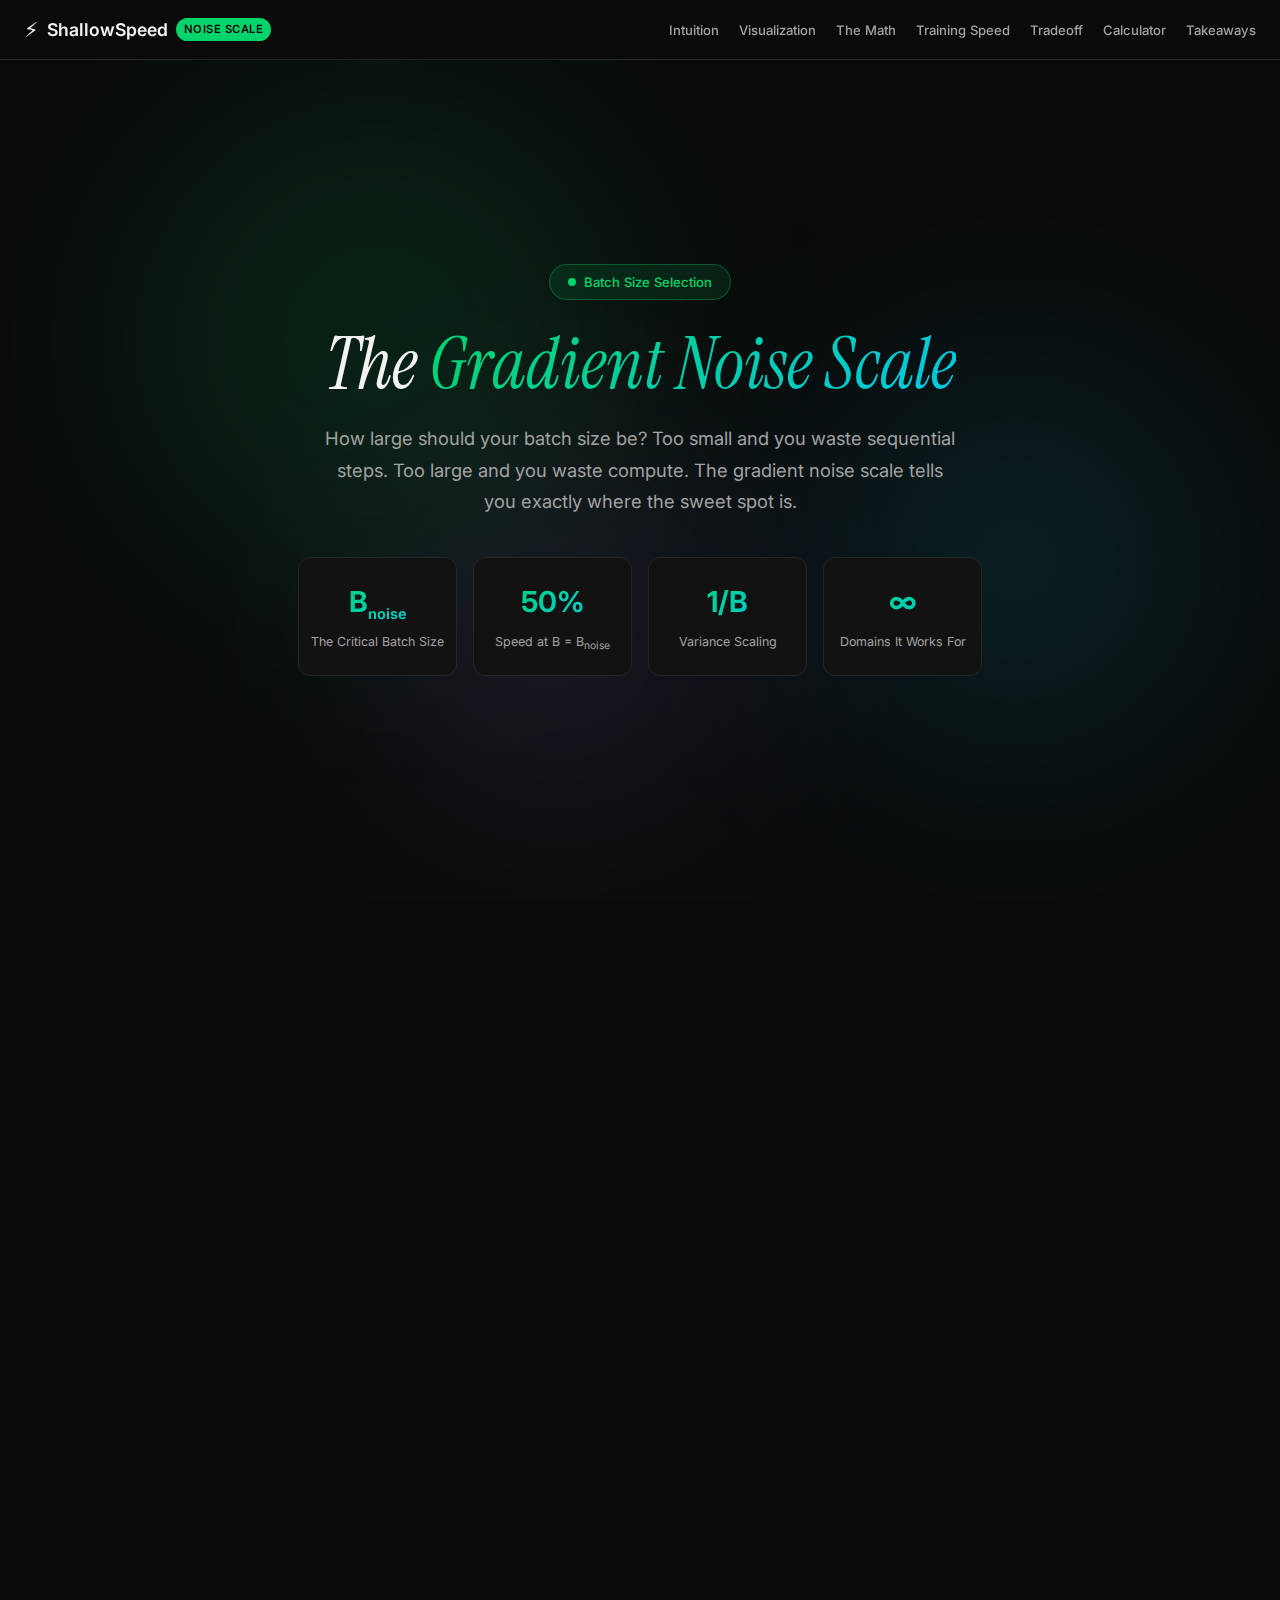
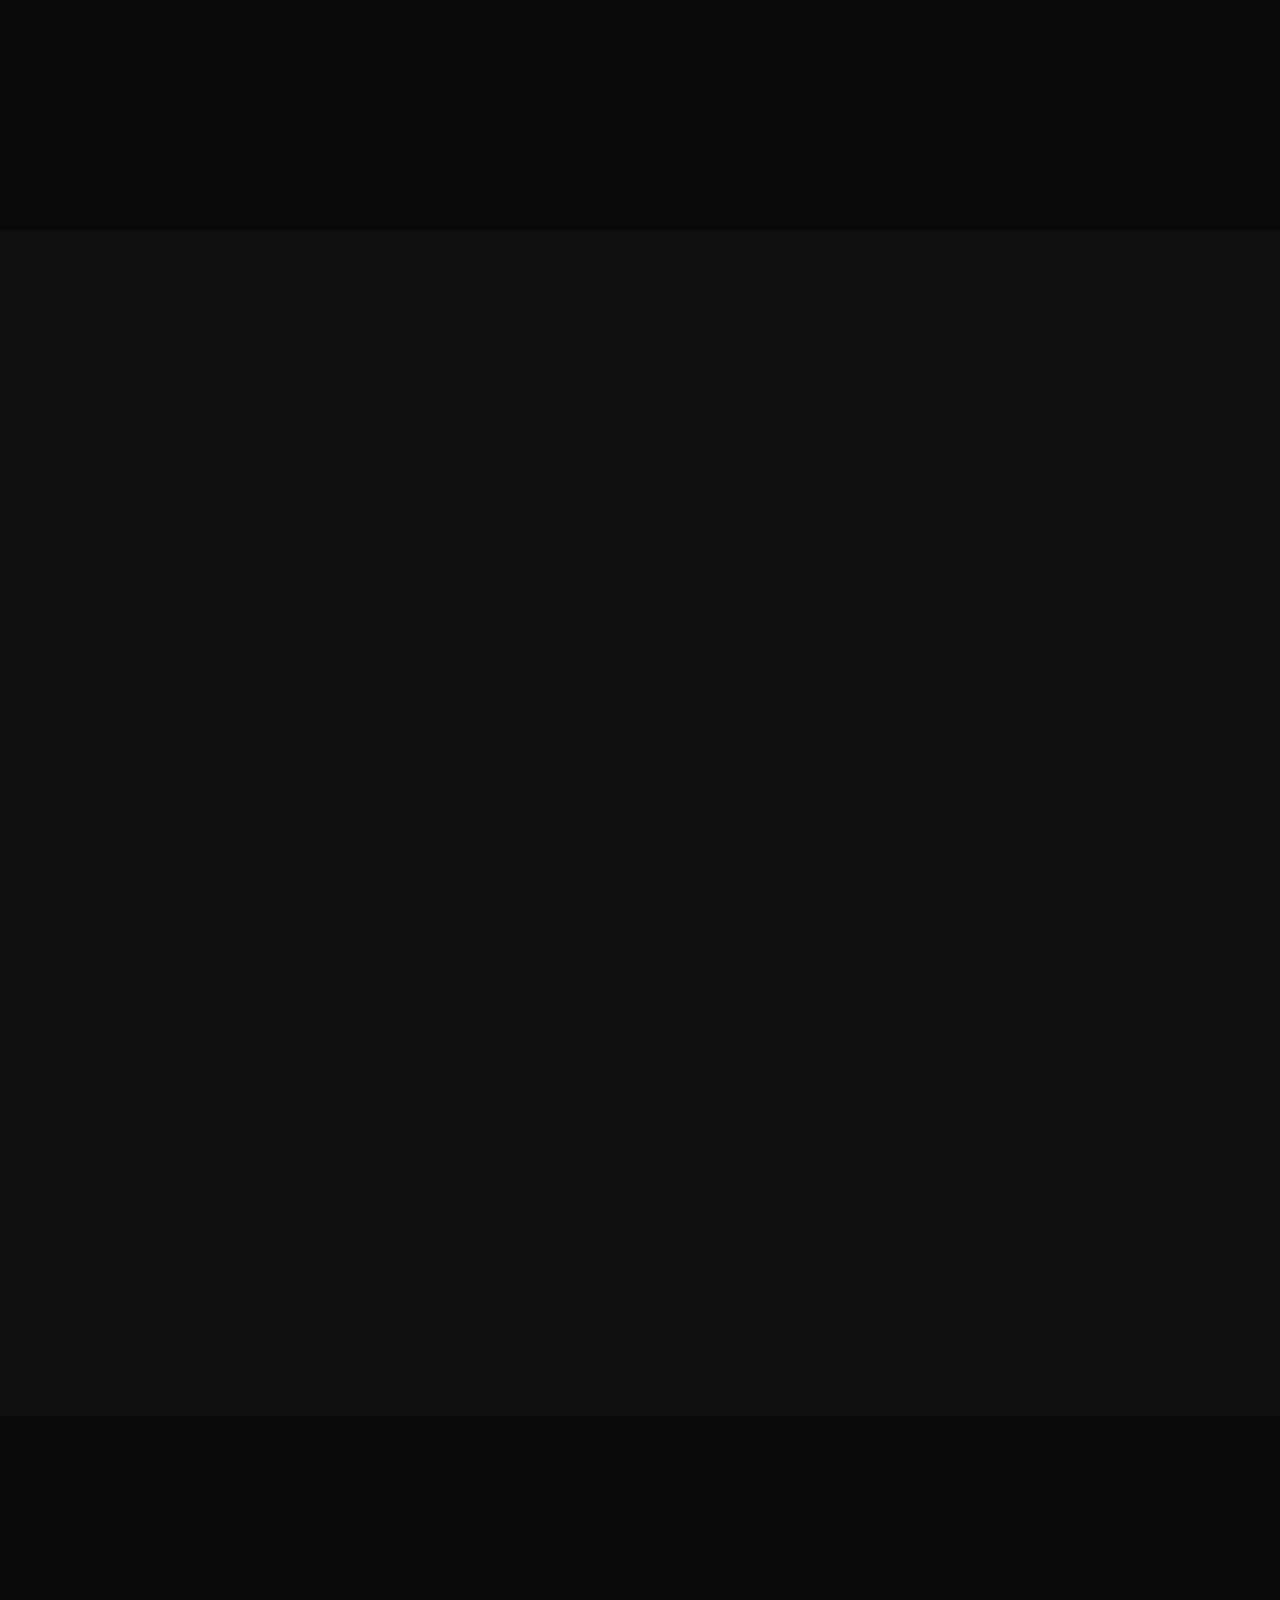
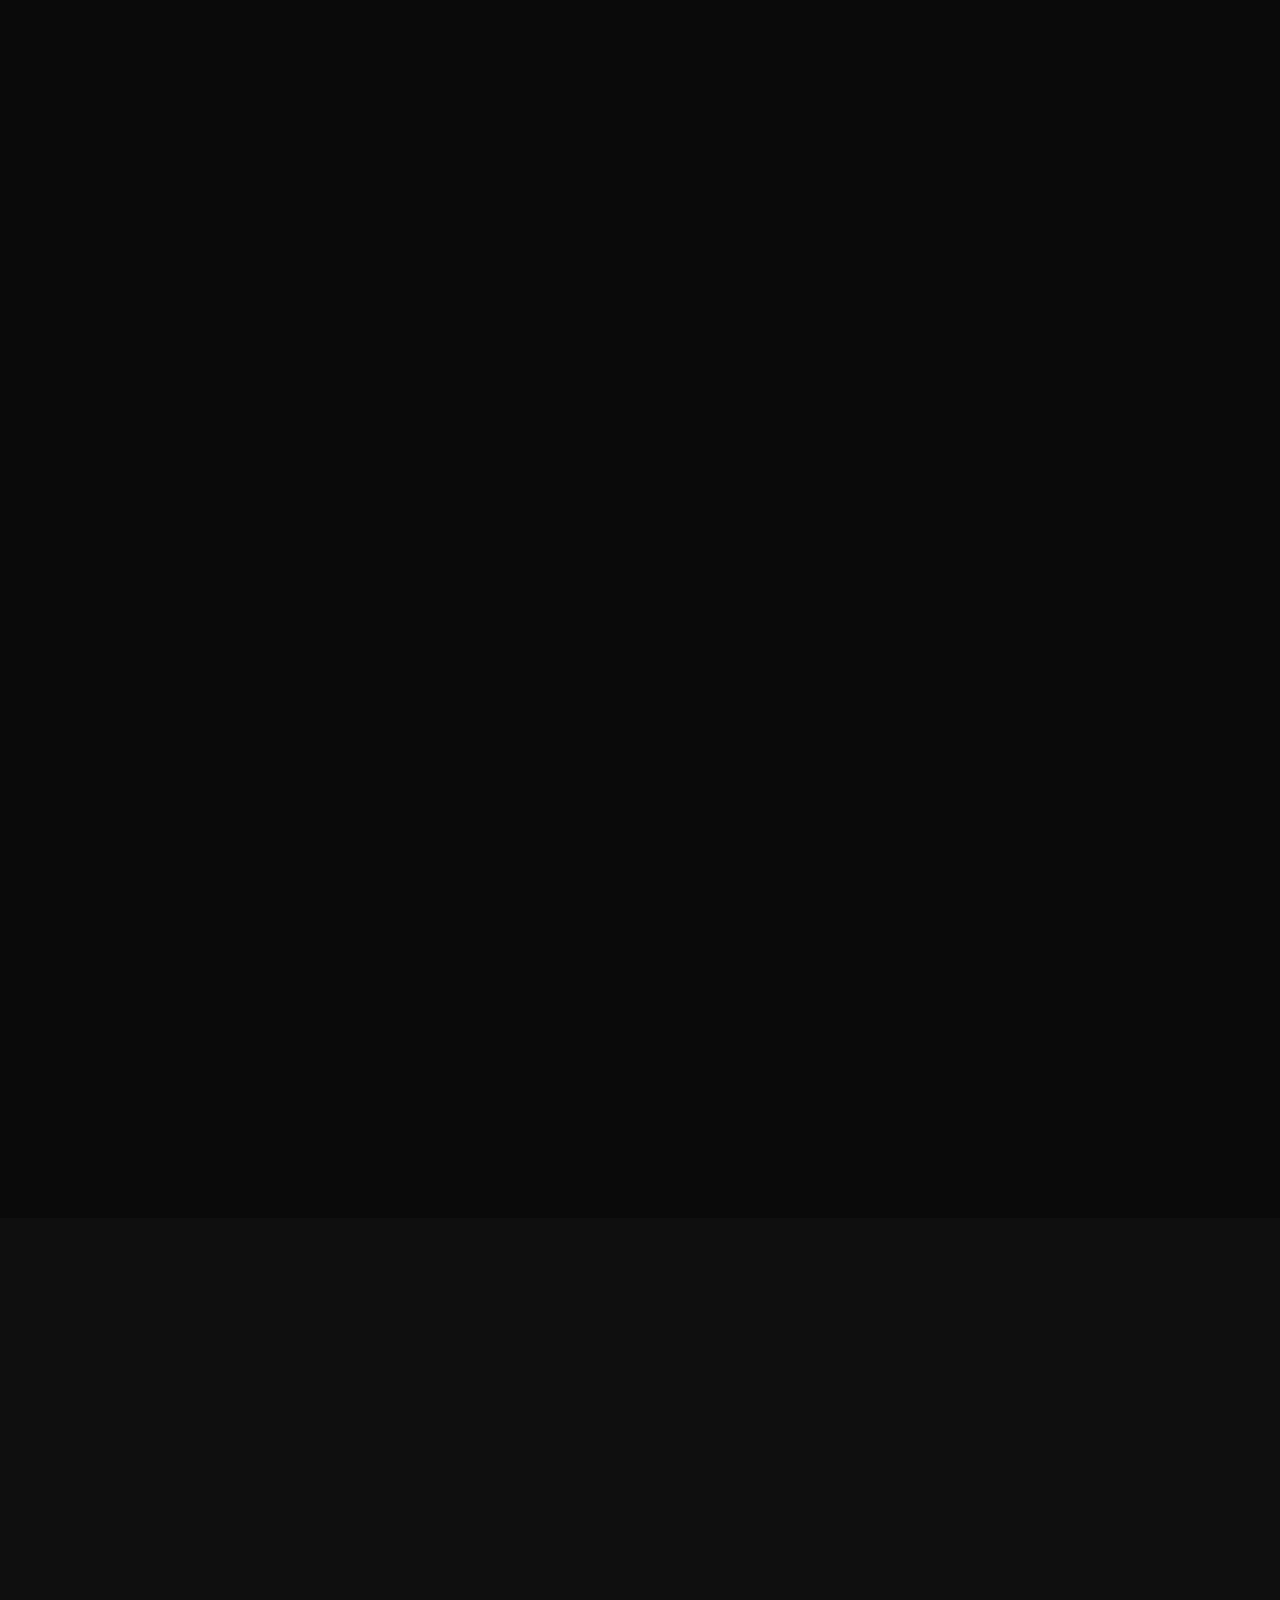
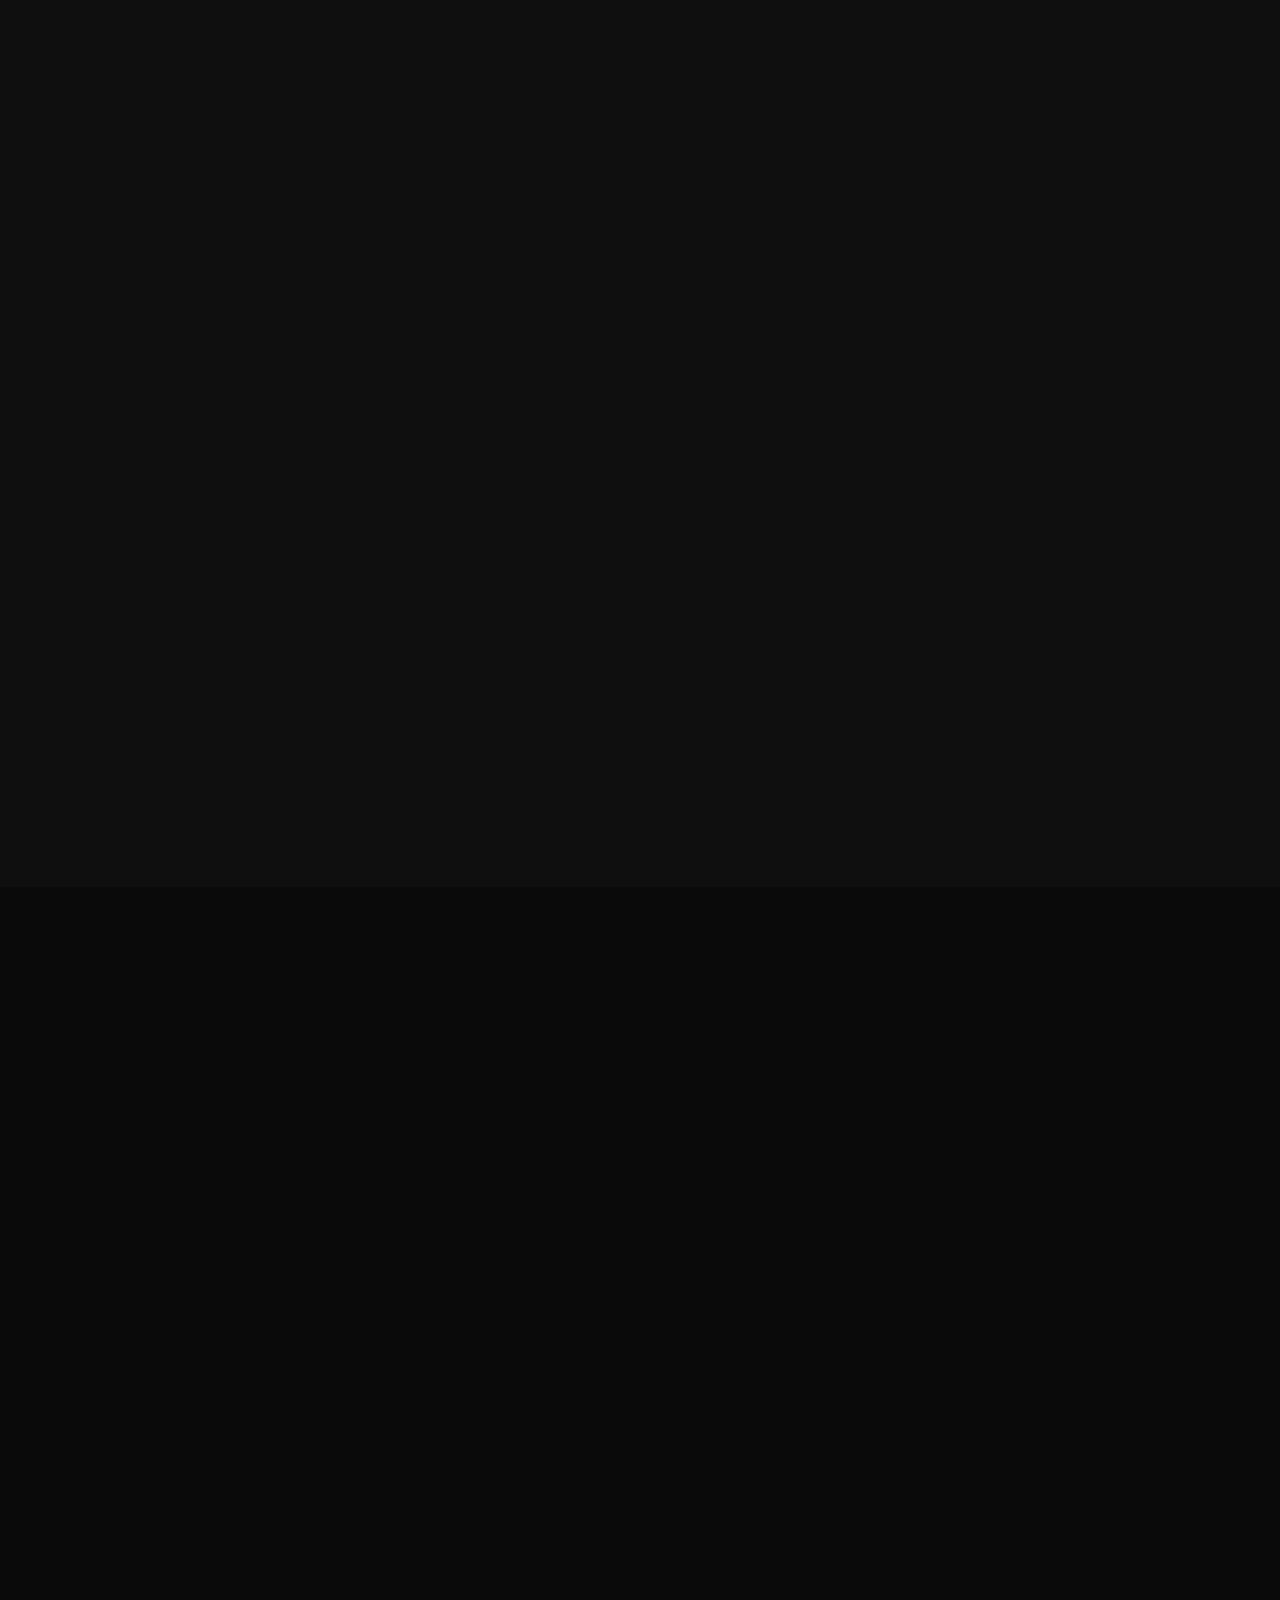
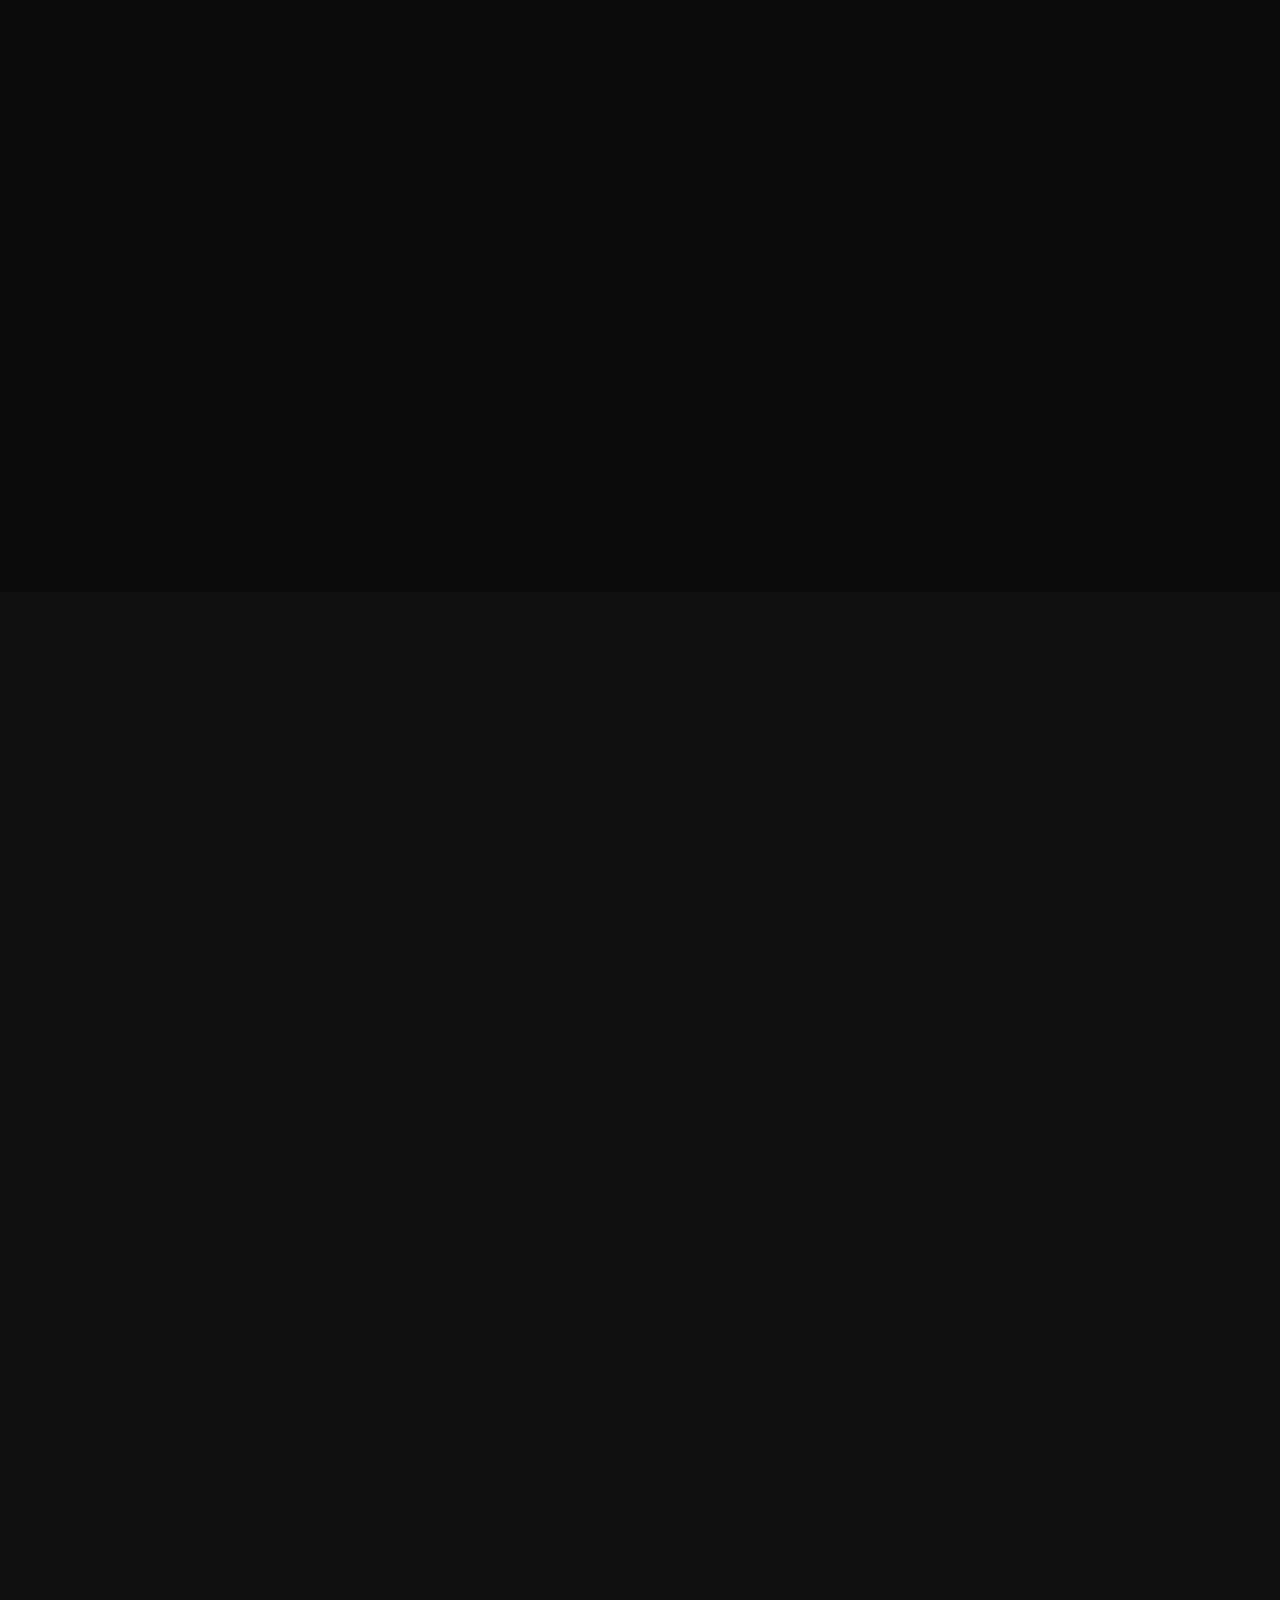
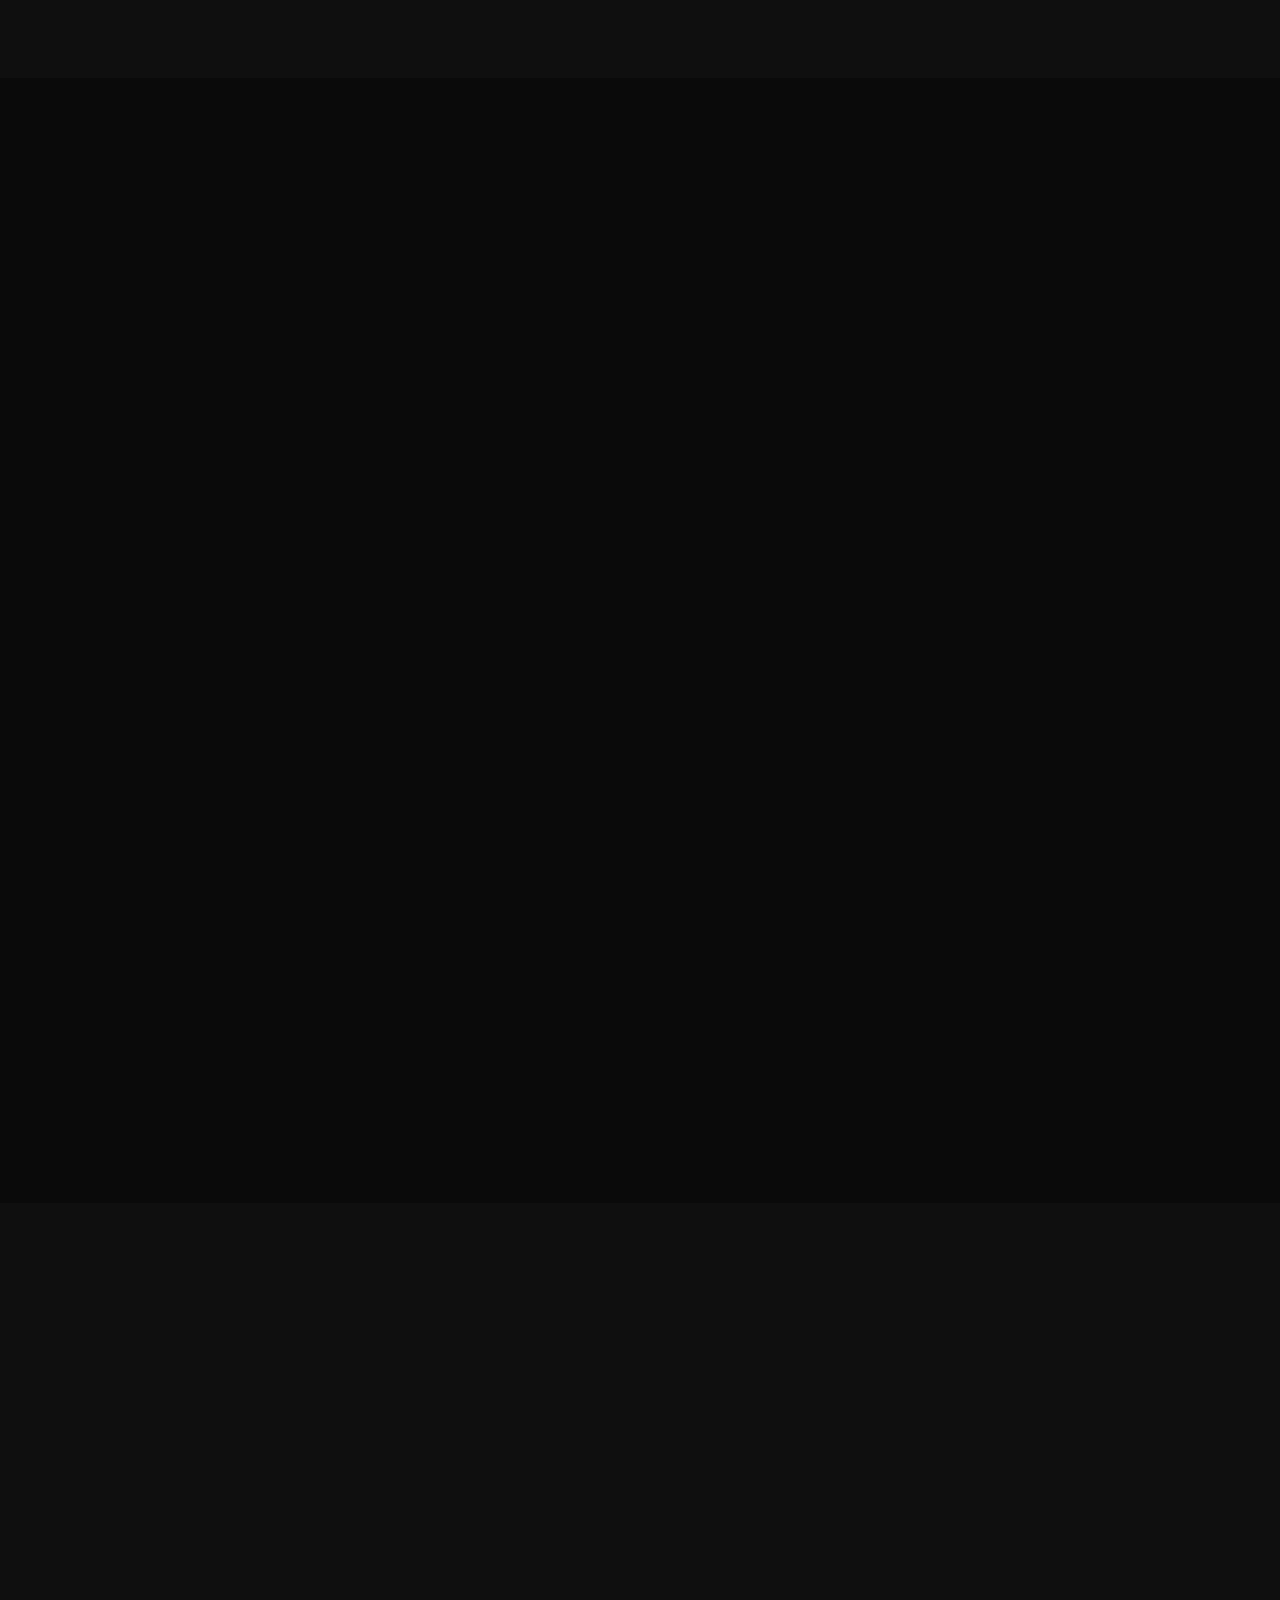
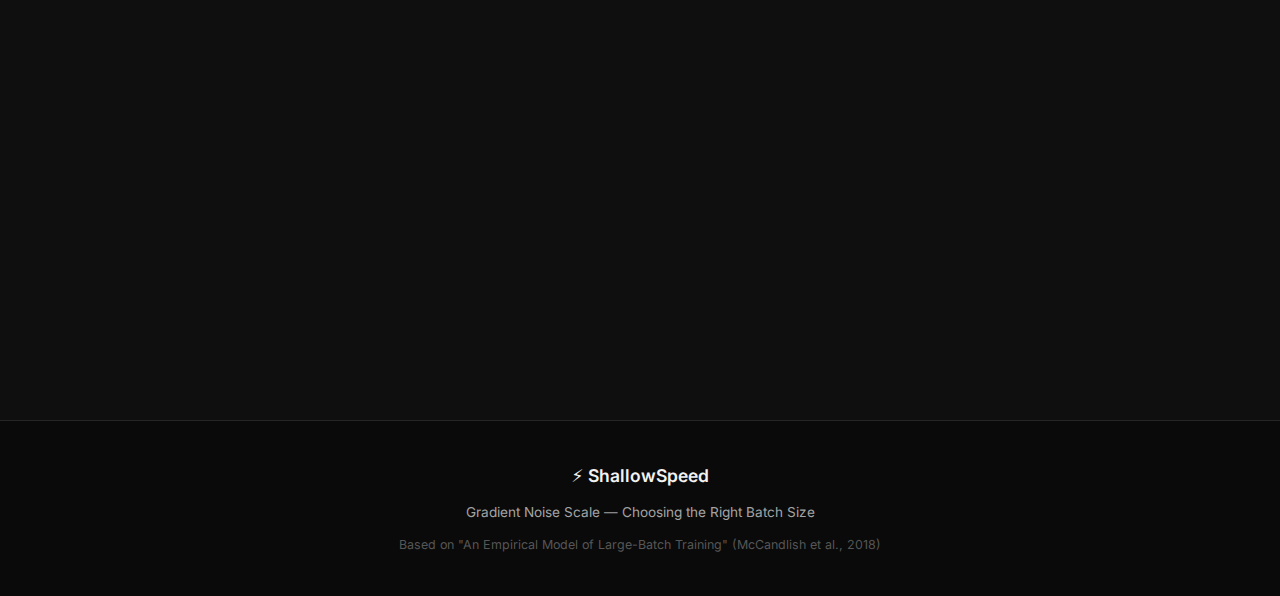
<file: gradient-noise-scale.html>
<!DOCTYPE html>
<html lang="en">
<head>
<meta charset="UTF-8">
<meta name="viewport" content="width=device-width, initial-scale=1.0">
<title>Gradient Noise Scale — Choosing the Right Batch Size</title>
<link href="https://fonts.googleapis.com/css2?family=Inter:wght@300;400;500;600;700&family=JetBrains+Mono:wght@400;500;600&family=Instrument+Serif:ital@0;1&display=swap" rel="stylesheet">
<style>
/* ========================================
   CSS Variables — Design System
   ======================================== */
:root {
  --bg: #0a0a0a;
  --bg-card: #121212;
  --bg-card-hover: #1a1a1a;
  --bg-section-alt: #0f0f0f;
  --fg: #f2f2f2;
  --fg-muted: #a3a3a3;
  --border: #262626;
  --border-light: #333;
  --primary: #00d46a;
  --primary-dim: #00a854;
  --secondary: #00c8e6;
  --accent: #a78bfa;
  --red: #FF7043;
  --orange: #FF9800;
  --yellow: #FFCA28;
  --blue: #42A5F5;
  --green: #66BB6A;
  --pink: #F06292;
  --font-sans: 'Inter', system-ui, -apple-system, sans-serif;
  --font-mono: 'JetBrains Mono', 'Fira Code', monospace;
  --font-serif: 'Instrument Serif', Georgia, serif;
  --max-w: 1280px;
  --glow-opacity: 0.15;
}

*, *::before, *::after { box-sizing: border-box; margin: 0; padding: 0; }
html { scroll-behavior: smooth; font-size: 16px; }
body {
  background: var(--bg);
  color: var(--fg);
  font-family: var(--font-sans);
  line-height: 1.7;
  -webkit-font-smoothing: antialiased;
  overflow-x: hidden;
}
a { color: var(--primary); text-decoration: none; }
a:hover { text-decoration: underline; }
code, pre { font-family: var(--font-mono); }
.container { max-width: var(--max-w); margin: 0 auto; padding: 0 24px; }

.gradient-text {
  background: linear-gradient(135deg, var(--primary) 0%, var(--secondary) 100%);
  -webkit-background-clip: text;
  -webkit-text-fill-color: transparent;
  background-clip: text;
}

/* ========================================
   NAVBAR
   ======================================== */
.navbar {
  position: fixed; top: 0; left: 0; right: 0; z-index: 100;
  background: rgba(10,10,10,0.85);
  backdrop-filter: blur(16px);
  -webkit-backdrop-filter: blur(16px);
  border-bottom: 1px solid var(--border);
}
.nav-inner {
  max-width: var(--max-w); margin: 0 auto; padding: 12px 24px;
  display: flex; align-items: center; justify-content: space-between;
}
.nav-brand { display: flex; align-items: center; gap: 8px; font-weight: 600; font-size: 1.1rem; }
.brand-icon { font-size: 1.3rem; }
.brand-tag {
  font-size: 0.7rem; background: var(--primary); color: #000;
  padding: 2px 8px; border-radius: 9999px; font-weight: 600;
  text-transform: uppercase; letter-spacing: 0.5px;
}
.nav-links { display: flex; gap: 20px; flex-wrap: wrap; }
.nav-links a { color: var(--fg-muted); font-size: 0.82rem; font-weight: 500; transition: color 0.2s; }
.nav-links a:hover { color: var(--primary); text-decoration: none; }

/* ========================================
   HERO
   ======================================== */
.hero {
  position: relative; min-height: 100vh; display: flex;
  align-items: center; justify-content: center; text-align: center;
  padding: 120px 24px 80px; overflow: hidden;
}
.hero-bg-orbs { position: absolute; inset: 0; pointer-events: none; }
.orb { position: absolute; border-radius: 50%; filter: blur(120px); opacity: 0.12; }
.orb-green { width: 500px; height: 500px; background: var(--primary); top: 10%; left: 10%; animation: float-slow 20s ease-in-out infinite; }
.orb-cyan { width: 400px; height: 400px; background: var(--secondary); top: 40%; right: 5%; animation: float-slow 25s ease-in-out infinite reverse; }
.orb-purple { width: 350px; height: 350px; background: var(--accent); bottom: 10%; left: 30%; animation: float-slow 22s ease-in-out infinite; }
@keyframes float-slow {
  0%, 100% { transform: translate(0, 0); }
  25% { transform: translate(30px, -20px); }
  50% { transform: translate(-20px, 30px); }
  75% { transform: translate(20px, 20px); }
}
.hero-content { position: relative; z-index: 1; max-width: 860px; }
.hero-badge {
  display: inline-flex; align-items: center; gap: 8px;
  background: rgba(0,212,106,0.1); border: 1px solid rgba(0,212,106,0.3);
  border-radius: 9999px; padding: 6px 18px; font-size: 0.82rem;
  font-weight: 500; color: var(--primary); margin-bottom: 24px;
}
.pulse-dot { width: 8px; height: 8px; background: var(--primary); border-radius: 50%; animation: pulse 2s ease-in-out infinite; }
@keyframes pulse { 0%, 100% { opacity: 1; transform: scale(1); } 50% { opacity: 0.5; transform: scale(1.4); } }
.hero h1 { font-family: var(--font-serif); font-style: italic; font-size: clamp(2.5rem, 7vw, 4.5rem); font-weight: 400; line-height: 1.1; margin-bottom: 20px; }
.hero-subtitle { font-size: 1.15rem; color: var(--fg-muted); line-height: 1.7; max-width: 640px; margin: 0 auto 40px; }
.hero-cards { display: grid; grid-template-columns: repeat(4, 1fr); gap: 16px; }
.hero-stat-card {
  background: var(--bg-card); border: 1px solid var(--border); border-radius: 12px;
  padding: 20px 12px; transition: border-color 0.3s, transform 0.2s;
}
.hero-stat-card:hover { border-color: rgba(0,212,106,0.3); transform: translateY(-2px); }
.stat-number {
  font-size: 1.8rem; font-weight: 700;
  background: linear-gradient(135deg, var(--primary), var(--secondary));
  -webkit-background-clip: text; -webkit-text-fill-color: transparent; background-clip: text;
}
.stat-label { font-size: 0.78rem; color: var(--fg-muted); margin-top: 4px; }

/* ========================================
   SECTIONS
   ======================================== */
.section { padding: 100px 0; position: relative; }
.section-dark { background: var(--bg-section-alt); }
.section-heading { text-align: center; margin-bottom: 60px; }
.section-label {
  display: inline-block; font-size: 0.78rem; font-weight: 600;
  text-transform: uppercase; letter-spacing: 1.5px; color: var(--primary); margin-bottom: 12px;
}
.section-heading h2 {
  font-family: var(--font-serif); font-style: italic;
  font-size: clamp(2rem, 4vw, 3rem); font-weight: 400; line-height: 1.2; margin-bottom: 16px;
}
.section-subtitle { color: var(--fg-muted); font-size: 1.05rem; max-width: 650px; margin: 0 auto; }

/* ========================================
   CARDS
   ======================================== */
.card {
  background: var(--bg-card); border: 1px solid var(--border); border-radius: 16px;
  padding: 28px 24px; transition: border-color 0.3s, transform 0.2s;
}
.card:hover { border-color: rgba(0,212,106,0.3); transform: translateY(-3px); }
.card h3 { font-size: 1.15rem; font-weight: 600; margin-bottom: 8px; }
.card p, .card li { font-size: 0.88rem; color: var(--fg-muted); line-height: 1.6; }
.card code {
  background: rgba(0,0,0,0.3); padding: 2px 6px; border-radius: 4px;
  font-size: 0.82rem; color: var(--secondary);
}
.card-icon { font-size: 2rem; margin-bottom: 12px; }

/* ========================================
   GRIDS
   ======================================== */
.grid-2 { display: grid; grid-template-columns: 1fr 1fr; gap: 24px; }
.grid-3 { display: grid; grid-template-columns: repeat(3, 1fr); gap: 20px; }
.grid-4 { display: grid; grid-template-columns: repeat(4, 1fr); gap: 16px; }

/* ========================================
   EQUATION BOX
   ======================================== */
.equation-box {
  background: rgba(0,0,0,0.3); border: 1px solid var(--border); border-radius: 10px;
  padding: 18px 24px; margin: 16px 0; text-align: center;
  font-family: var(--font-mono); font-size: 0.92rem; color: var(--secondary);
  line-height: 2;
}
.equation-box .eq-label {
  display: block; font-family: var(--font-sans); font-size: 0.72rem;
  color: var(--fg-muted); text-transform: uppercase; letter-spacing: 1px;
  margin-bottom: 8px; font-weight: 600;
}
.equation-box .eq-highlight { color: var(--primary); font-weight: 600; }

/* ========================================
   CALLOUTS
   ======================================== */
.callout {
  border-radius: 10px; padding: 16px 20px; font-size: 0.85rem; line-height: 1.6; margin: 16px 0;
}
.callout-info { background: rgba(66,165,245,0.08); border: 1px solid rgba(66,165,245,0.2); color: var(--fg-muted); }
.callout-green { background: rgba(0,212,106,0.08); border: 1px solid rgba(0,212,106,0.2); color: var(--fg-muted); }
.callout-warn { background: rgba(255,112,67,0.08); border: 1px solid rgba(255,112,67,0.2); color: var(--fg-muted); }
.callout-purple { background: rgba(167,139,250,0.08); border: 1px solid rgba(167,139,250,0.2); color: var(--fg-muted); }
.callout strong { color: var(--fg); }
.callout code { background: rgba(0,0,0,0.3); padding: 2px 6px; border-radius: 4px; font-size: 0.78rem; color: var(--secondary); }

/* ========================================
   CONTOUR PLOT
   ======================================== */
.contour-container {
  position: relative; width: 100%; max-width: 560px; margin: 0 auto;
  aspect-ratio: 1; background: rgba(0,0,0,0.25); border-radius: 16px;
  border: 1px solid var(--border); overflow: hidden;
}
.contour-canvas { width: 100%; height: 100%; display: block; }
.contour-legend {
  position: absolute; top: 16px; left: 16px;
  display: flex; flex-direction: column; gap: 8px;
  background: rgba(0,0,0,0.6); border-radius: 10px; padding: 12px 16px;
  backdrop-filter: blur(8px);
}
.legend-entry { display: flex; align-items: center; gap: 8px; font-size: 0.78rem; }
.legend-swatch { width: 20px; height: 4px; border-radius: 2px; }

/* ========================================
   INTERACTIVE CONTROLS
   ======================================== */
.slider-control {
  display: flex; flex-direction: column; gap: 8px; margin: 20px 0;
  background: var(--bg-card); border: 1px solid var(--border); border-radius: 12px; padding: 20px 24px;
}
.slider-label {
  display: flex; justify-content: space-between; align-items: center;
  font-size: 0.85rem; font-weight: 500;
}
.slider-value { font-family: var(--font-mono); color: var(--primary); font-weight: 600; font-size: 1rem; }
input[type="range"] {
  -webkit-appearance: none; appearance: none; width: 100%; height: 6px;
  border-radius: 3px; background: var(--border); outline: none;
  cursor: pointer;
}
input[type="range"]::-webkit-slider-thumb {
  -webkit-appearance: none; appearance: none; width: 20px; height: 20px;
  border-radius: 50%; background: var(--primary); cursor: pointer;
  border: 2px solid #000; box-shadow: 0 0 10px rgba(0,212,106,0.4);
}
input[type="range"]::-moz-range-thumb {
  width: 20px; height: 20px; border-radius: 50%; background: var(--primary);
  cursor: pointer; border: 2px solid #000;
}

/* ========================================
   SVG CHART
   ======================================== */
.chart-container {
  background: var(--bg-card); border: 1px solid var(--border); border-radius: 16px;
  padding: 28px; margin: 24px 0;
}
.chart-container h4 { font-size: 1rem; font-weight: 600; margin-bottom: 4px; }
.chart-container .chart-subtitle { font-size: 0.82rem; color: var(--fg-muted); margin-bottom: 20px; }
.svg-chart { width: 100%; height: 360px; }

/* ========================================
   COMPARISON CARDS
   ======================================== */
.vs-container {
  display: grid; grid-template-columns: 1fr auto 1fr; gap: 24px; align-items: stretch;
  margin: 32px 0;
}
.vs-divider {
  display: flex; align-items: center; font-size: 1.5rem; font-weight: 700;
  color: var(--fg-muted); padding: 0 8px;
}
.vs-card {
  background: var(--bg-card); border-radius: 16px; padding: 28px 24px;
  border: 2px solid var(--border); transition: border-color 0.3s, transform 0.2s;
}
.vs-card:hover { transform: translateY(-3px); }
.vs-card.small-batch { border-color: rgba(255,112,67,0.4); }
.vs-card.small-batch:hover { border-color: rgba(255,112,67,0.7); }
.vs-card.large-batch { border-color: rgba(66,165,245,0.4); }
.vs-card.large-batch:hover { border-color: rgba(66,165,245,0.7); }
.vs-card h3 { font-size: 1.1rem; font-weight: 600; margin-bottom: 12px; display: flex; align-items: center; gap: 8px; }
.vs-card ul { list-style: none; display: flex; flex-direction: column; gap: 8px; }
.vs-card li { font-size: 0.85rem; color: var(--fg-muted); line-height: 1.5; padding-left: 20px; position: relative; }
.vs-card li::before { content: ''; position: absolute; left: 0; top: 8px; width: 8px; height: 8px; border-radius: 50%; }
.vs-card.small-batch li::before { background: var(--red); }
.vs-card.large-batch li::before { background: var(--blue); }

/* ========================================
   REGIME INDICATOR
   ======================================== */
.regime-indicator {
  display: flex; align-items: center; gap: 0; margin: 32px 0;
  background: var(--bg-card); border-radius: 16px; overflow: hidden;
  border: 1px solid var(--border);
}
.regime-zone {
  flex: 1; padding: 20px 24px; text-align: center;
  transition: all 0.3s ease;
}
.regime-zone h4 { font-size: 0.92rem; font-weight: 600; margin-bottom: 6px; }
.regime-zone p { font-size: 0.78rem; color: var(--fg-muted); }
.regime-perfect { background: rgba(0,212,106,0.06); border-right: 1px solid var(--border); }
.regime-transition { background: rgba(0,200,230,0.06); border-right: 1px solid var(--border); }
.regime-wasteful { background: rgba(255,112,67,0.06); }
.regime-zone.active { }
.regime-perfect.active { background: rgba(0,212,106,0.15); }
.regime-perfect.active h4 { color: var(--primary); }
.regime-transition.active { background: rgba(0,200,230,0.15); }
.regime-transition.active h4 { color: var(--secondary); }
.regime-wasteful.active { background: rgba(255,112,67,0.15); }
.regime-wasteful.active h4 { color: var(--red); }

/* ========================================
   CALCULATOR
   ======================================== */
.calc-grid { display: grid; grid-template-columns: 1fr 1fr; gap: 24px; }
.calc-input-group { display: flex; flex-direction: column; gap: 8px; }
.calc-label { font-size: 0.82rem; font-weight: 600; color: var(--fg-muted); }
.calc-input {
  background: rgba(0,0,0,0.3); border: 1px solid var(--border); border-radius: 8px;
  padding: 12px 16px; color: var(--fg); font-family: var(--font-mono); font-size: 1rem;
  outline: none; transition: border-color 0.2s;
}
.calc-input:focus { border-color: var(--primary); }
.calc-result {
  background: rgba(0,212,106,0.06); border: 1px solid rgba(0,212,106,0.2);
  border-radius: 12px; padding: 20px 24px; text-align: center;
}
.calc-result-number {
  font-family: var(--font-mono); font-size: 2.5rem; font-weight: 700;
  background: linear-gradient(135deg, var(--primary), var(--secondary));
  -webkit-background-clip: text; -webkit-text-fill-color: transparent; background-clip: text;
}
.calc-result-label { font-size: 0.82rem; color: var(--fg-muted); margin-top: 4px; }

/* ========================================
   METRICS ROW
   ======================================== */
.metrics-row {
  display: grid; grid-template-columns: repeat(3, 1fr); gap: 16px; margin: 20px 0;
}
.metric-card {
  background: var(--bg-card); border: 1px solid var(--border); border-radius: 12px;
  padding: 16px 20px; text-align: center;
}
.metric-value { font-family: var(--font-mono); font-size: 1.5rem; font-weight: 700; }
.metric-label { font-size: 0.72rem; color: var(--fg-muted); margin-top: 4px; }

/* ========================================
   TRADEOFF CHART
   ======================================== */
.tradeoff-chart-wrap {
  position: relative; background: rgba(0,0,0,0.25); border-radius: 14px;
  border: 1px solid var(--border); padding: 24px;
}
.tradeoff-svg { width: 100%; height: 400px; }

/* ========================================
   KEY TAKEAWAYS
   ======================================== */
.takeaway-grid { display: grid; grid-template-columns: repeat(3, 1fr); gap: 20px; }
.takeaway-card {
  background: var(--bg-card); border: 1px solid var(--border); border-radius: 16px;
  padding: 28px 24px; position: relative; overflow: hidden;
}
.takeaway-card::before {
  content: ''; position: absolute; top: 0; left: 0; right: 0; height: 3px;
  background: linear-gradient(90deg, var(--primary), var(--secondary));
}
.takeaway-num {
  font-family: var(--font-mono); font-size: 2rem; font-weight: 700;
  color: rgba(0,212,106,0.2); margin-bottom: 8px;
}
.takeaway-card h4 { font-size: 1rem; font-weight: 600; margin-bottom: 8px; }
.takeaway-card p { font-size: 0.85rem; color: var(--fg-muted); line-height: 1.5; }

/* ========================================
   NUMBER HIGHLIGHTS
   ======================================== */
.num-green { color: var(--primary); font-weight: 700; font-family: var(--font-mono); }
.num-blue { color: var(--blue); font-weight: 700; font-family: var(--font-mono); }
.num-orange { color: var(--orange); font-weight: 700; font-family: var(--font-mono); }
.num-red { color: var(--red); font-weight: 700; font-family: var(--font-mono); }
.num-cyan { color: var(--secondary); font-weight: 700; font-family: var(--font-mono); }

/* ========================================
   FOOTER
   ======================================== */
.footer {
  border-top: 1px solid var(--border); padding: 40px 0; text-align: center;
}
.footer-inner { display: flex; flex-direction: column; align-items: center; gap: 10px; }
.footer-brand { font-size: 1.1rem; font-weight: 600; }
.footer p { font-size: 0.85rem; color: var(--fg-muted); }
.footer-muted { font-size: 0.78rem !important; color: rgba(163,163,163,0.5) !important; }

/* ========================================
   ANIMATIONS
   ======================================== */
.fade-in {
  opacity: 0; transform: translateY(20px);
  transition: opacity 0.6s ease, transform 0.6s ease;
}
.fade-in.visible { opacity: 1; transform: translateY(0); }
.stagger-1 { transition-delay: 0.1s; }
.stagger-2 { transition-delay: 0.2s; }
.stagger-3 { transition-delay: 0.3s; }
.stagger-4 { transition-delay: 0.4s; }

/* ========================================
   RESPONSIVE
   ======================================== */
@media (max-width: 900px) {
  .grid-2, .grid-3, .grid-4, .takeaway-grid, .calc-grid, .metrics-row { grid-template-columns: 1fr; }
  .hero-cards { grid-template-columns: repeat(2, 1fr); }
  .vs-container { grid-template-columns: 1fr; }
  .vs-divider { justify-content: center; padding: 8px 0; }
  .regime-indicator { flex-direction: column; }
}
@media (max-width: 768px) {
  .nav-links { display: none; }
  .hero h1 { font-size: 2.2rem; }
  .section { padding: 60px 0; }
  .hero-cards { grid-template-columns: 1fr 1fr; }
}

::selection { background: rgba(0,212,106,0.3); color: #fff; }

/* Step animation for contour */
@keyframes step-pulse {
  0%, 100% { r: 4; }
  50% { r: 6; }
}

/* Batch size marker */
.batch-marker {
  position: absolute; padding: 6px 12px; border-radius: 8px;
  font-size: 0.72rem; font-weight: 600; font-family: var(--font-mono);
  pointer-events: none; white-space: nowrap;
  background: rgba(0,0,0,0.7); border: 1px solid var(--border);
  backdrop-filter: blur(8px); color: var(--fg);
}

/* Strategy buttons */
.strategy-selector {
  display: flex; flex-wrap: wrap; gap: 8px; margin-bottom: 20px; justify-content: center;
}
.strategy-btn {
  padding: 8px 18px; border-radius: 9999px; font-size: 0.82rem; font-weight: 500;
  border: 1px solid var(--border); background: var(--bg-card); color: var(--fg-muted);
  cursor: pointer; transition: all 0.2s;
}
.strategy-btn:hover { border-color: rgba(0,212,106,0.3); color: var(--fg); }
.strategy-btn.active {
  background: rgba(0,212,106,0.1); border-color: var(--primary); color: var(--primary); font-weight: 600;
}
</style>
</head>
<body>

<!-- ==========================================
     NAVBAR
     ========================================== -->
<nav class="navbar">
  <div class="nav-inner">
    <div class="nav-brand">
      <span class="brand-icon">&#x26A1;</span> ShallowSpeed
      <span class="brand-tag">Noise Scale</span>
    </div>
    <div class="nav-links">
      <a href="#intuition">Intuition</a>
      <a href="#contour">Visualization</a>
      <a href="#math">The Math</a>
      <a href="#training-speed">Training Speed</a>
      <a href="#tradeoff">Tradeoff</a>
      <a href="#calculator">Calculator</a>
      <a href="#takeaways">Takeaways</a>
    </div>
  </div>
</nav>

<!-- ==========================================
     HERO
     ========================================== -->
<section class="hero">
  <div class="hero-bg-orbs">
    <div class="orb orb-green"></div>
    <div class="orb orb-cyan"></div>
    <div class="orb orb-purple"></div>
  </div>
  <div class="hero-content">
    <div class="hero-badge fade-in">
      <span class="pulse-dot"></span>
      Batch Size Selection
    </div>
    <h1 class="fade-in stagger-1">The <span class="gradient-text">Gradient Noise Scale</span></h1>
    <p class="hero-subtitle fade-in stagger-2">
      How large should your batch size be? Too small and you waste sequential steps. Too large and you waste compute.
      The gradient noise scale tells you exactly where the sweet spot is.
    </p>
    <div class="hero-cards fade-in stagger-3">
      <div class="hero-stat-card">
        <div class="stat-number">B<sub style="font-size:0.5em">noise</sub></div>
        <div class="stat-label">The Critical Batch Size</div>
      </div>
      <div class="hero-stat-card">
        <div class="stat-number">50%</div>
        <div class="stat-label">Speed at B = B<sub>noise</sub></div>
      </div>
      <div class="hero-stat-card">
        <div class="stat-number">1/B</div>
        <div class="stat-label">Variance Scaling</div>
      </div>
      <div class="hero-stat-card">
        <div class="stat-number">&infin;</div>
        <div class="stat-label">Domains It Works For</div>
      </div>
    </div>
  </div>
</section>

<!-- ==========================================
     SECTION 1: INTUITION
     ========================================== -->
<section class="section" id="intuition">
  <div class="container">
    <div class="section-heading fade-in">
      <span class="section-label">The Intuition</span>
      <h2>Small Batch vs <span class="gradient-text">Large Batch</span></h2>
      <p class="section-subtitle">Understanding the two extremes helps us find the sweet spot in between</p>
    </div>

    <div class="vs-container fade-in stagger-1">
      <div class="vs-card small-batch">
        <h3><span style="color: var(--red);">&#9632;</span> Small Batch</h3>
        <ul>
          <li>Gradient estimate has <strong style="color: var(--red)">very high variance</strong> &mdash; mostly noise</li>
          <li>Each update is nearly random; you must do many steps to make progress</li>
          <li>These noisy steps could be <strong>aggregated in parallel</strong> for the same effect</li>
          <li>Doubling B gives <strong style="color: var(--primary)">~2&times; speedup</strong> with almost no extra compute</li>
        </ul>
      </div>
      <div class="vs-divider">vs</div>
      <div class="vs-card large-batch">
        <h3><span style="color: var(--blue);">&#9632;</span> Large Batch</h3>
        <ul>
          <li>Gradient estimate is <strong style="color: var(--blue)">nearly exact</strong> &mdash; almost matches true gradient</li>
          <li>Two random batches give nearly the <strong>same gradient</strong></li>
          <li>Doubling B barely improves the update &mdash; <strong style="color: var(--red)">2&times; compute for little gain</strong></li>
          <li>You're in the regime of <strong>diminishing returns</strong></li>
        </ul>
      </div>
    </div>

    <div class="callout callout-green fade-in stagger-2" style="max-width: 700px; margin: 0 auto;">
      <strong>The Key Insight:</strong> The transition between "free speedup" and "wasted compute" occurs where the
      <strong>noise and signal of the gradient are balanced</strong> &mdash; where the variance of the gradient
      is at the same scale as the gradient itself. This is the <strong style="color: var(--primary)">gradient noise scale B<sub>noise</sub></strong>.
    </div>

    <div class="regime-indicator fade-in stagger-3" style="margin-top: 40px;">
      <div class="regime-zone regime-perfect active" id="regime-perfect">
        <h4>&#9889; Perfect Scaling</h4>
        <p>B &laquo; B<sub>noise</sub><br>~Linear speedup, free parallelism</p>
      </div>
      <div class="regime-zone regime-transition" id="regime-transition">
        <h4>&#9878; Sweet Spot</h4>
        <p>B &asymp; B<sub>noise</sub><br>Balanced noise &amp; signal</p>
      </div>
      <div class="regime-zone regime-wasteful" id="regime-wasteful">
        <h4>&#9888; Diminishing Returns</h4>
        <p>B &raquo; B<sub>noise</sub><br>Wasted computation</p>
      </div>
    </div>
  </div>
</section>

<!-- ==========================================
     SECTION 2: CONTOUR PLOT VISUALIZATION
     ========================================== -->
<section class="section section-dark" id="contour">
  <div class="container">
    <div class="section-heading fade-in">
      <span class="section-label">Visualization</span>
      <h2>Watching SGD <span class="gradient-text">Navigate</span> a Loss Landscape</h2>
      <p class="section-subtitle">Small batches take noisy, zigzag paths. Large batches move smoothly toward the minimum.</p>
    </div>

    <div class="fade-in stagger-1">
      <div class="strategy-selector" id="contour-controls">
        <button class="strategy-btn active" onclick="setContourBatch('small')">Small Batch (B=8)</button>
        <button class="strategy-btn" onclick="setContourBatch('medium')">Medium Batch (B=256)</button>
        <button class="strategy-btn" onclick="setContourBatch('large')">Large Batch (B=4096)</button>
        <button class="strategy-btn" onclick="setContourBatch('both')">Compare Both</button>
      </div>
      <div class="contour-container" id="contour-plot">
        <canvas class="contour-canvas" id="contourCanvas"></canvas>
        <div class="contour-legend">
          <div class="legend-entry" id="legend-small" style="display:flex;">
            <div class="legend-swatch" style="background: var(--red);"></div>
            <span style="color: var(--red);">Small batch — noisy path</span>
          </div>
          <div class="legend-entry" id="legend-large" style="display:none;">
            <div class="legend-swatch" style="background: var(--blue);"></div>
            <span style="color: var(--blue);">Large batch — smooth path</span>
          </div>
        </div>
      </div>
    </div>

    <div class="callout callout-info fade-in stagger-2" style="max-width: 700px; margin: 24px auto 0;">
      <strong>What you see:</strong> The contour lines show the loss surface (a 2D quadratic bowl).
      Small batches (red) take erratic, noisy steps that often overshoot. Large batches (blue) move
      in a nearly straight line toward the minimum. The <strong>optimal batch size</strong> is large enough to smooth the noise
      but not so large that you waste compute per step.
    </div>
  </div>
</section>

<!-- ==========================================
     SECTION 3: THE MATH
     ========================================== -->
<section class="section" id="math">
  <div class="container">
    <div class="section-heading fade-in">
      <span class="section-label">The Math</span>
      <h2>Formalizing the <span class="gradient-text">Noise Scale</span></h2>
      <p class="section-subtitle">From gradient estimation to the critical batch size formula</p>
    </div>

    <div class="grid-2 fade-in stagger-1">
      <div class="card">
        <h3>Step 1: The Gradient Estimate</h3>
        <p>We approximate the true gradient <code>G(&#952;)</code> by averaging over a batch of <code>B</code> samples:</p>
        <div class="equation-box">
          <span class="eq-label">Mini-batch Gradient</span>
          G<sub>est</sub> = <span class="eq-highlight">1/B</span> &middot; &Sigma;<sub>i=1..B</sub> &nabla;L<sub>x<sub>i</sub></sub>(&#952;)
        </div>
        <p>The expected value equals the true gradient, and the covariance scales as <code>1/B</code>:</p>
        <div class="equation-box">
          <span class="eq-label">Covariance of Estimate</span>
          Cov(G<sub>est</sub>) = <span class="eq-highlight">(1/B)</span> &middot; &Sigma;(&#952;)
        </div>
      </div>

      <div class="card">
        <h3>Step 2: Optimal Step Size</h3>
        <p>With a noisy gradient, the optimal learning rate depends on the batch size:</p>
        <div class="equation-box">
          <span class="eq-label">Optimal Learning Rate</span>
          &epsilon;<sub>opt</sub>(B) = &epsilon;<sub>max</sub> / (1 + <span class="eq-highlight">B<sub>noise</sub>/B</span>)
        </div>
        <p>And the best possible loss improvement from one step:</p>
        <div class="equation-box">
          <span class="eq-label">Optimal Loss Improvement</span>
          &Delta;L<sub>opt</sub>(B) = &Delta;L<sub>max</sub> / (1 + <span class="eq-highlight">B<sub>noise</sub>/B</span>)
        </div>
      </div>
    </div>

    <div class="fade-in stagger-2" style="max-width: 700px; margin: 32px auto 0;">
      <div class="card" style="border-color: rgba(0,212,106,0.3);">
        <h3 style="text-align: center;">Step 3: The Gradient Noise Scale</h3>
        <p style="text-align: center; margin-bottom: 12px;">The critical batch size where noise and signal balance:</p>
        <div class="equation-box" style="border-color: rgba(0,212,106,0.3); font-size: 1.1rem;">
          <span class="eq-label">Gradient Noise Scale</span>
          B<sub>noise</sub> = <span class="eq-highlight">tr(H&Sigma;)</span> / <span class="eq-highlight">G<sup>T</sup>HG</span>
        </div>
        <div style="display: grid; grid-template-columns: 1fr 1fr; gap: 16px; margin-top: 16px;">
          <div style="font-size: 0.82rem; color: var(--fg-muted);">
            <strong style="color: var(--secondary)">Numerator:</strong> tr(H&Sigma;) measures the total gradient noise weighted by the curvature of the loss landscape
          </div>
          <div style="font-size: 0.82rem; color: var(--fg-muted);">
            <strong style="color: var(--primary)">Denominator:</strong> G<sup>T</sup>HG measures the signal &mdash; how much the true gradient aligns with the direction of steepest curvature
          </div>
        </div>
      </div>
    </div>

    <div class="callout callout-purple fade-in stagger-3" style="max-width: 700px; margin: 20px auto 0;">
      <strong>Simplified Approximation:</strong> In practice, the noise scale can be approximated without computing the Hessian:
      <div class="equation-box" style="margin-top: 8px; margin-bottom: 0; border-color: rgba(167,139,250,0.3);">
        B<sub>simple</sub> = <span style="color: var(--accent); font-weight: 600;">tr(&Sigma;) / |G|&sup2;</span>
      </div>
      <div style="margin-top: 8px;">This is just the <strong>ratio of gradient variance to gradient magnitude squared</strong> &mdash; measure the variance of per-example gradients and divide by the squared norm of the mean gradient.</div>
    </div>
  </div>
</section>

<!-- ==========================================
     SECTION 4: TRAINING SPEED CURVE
     ========================================== -->
<section class="section section-dark" id="training-speed">
  <div class="container">
    <div class="section-heading fade-in">
      <span class="section-label">Predicted Training Speed</span>
      <h2>The <span class="gradient-text">S-Curve</span> of Batch Size Efficiency</h2>
      <p class="section-subtitle">Training speed as a function of batch size, with the turning point at B<sub>noise</sub></p>
    </div>

    <div class="fade-in stagger-1">
      <div class="chart-container">
        <h4>Training Speed vs Batch Size</h4>
        <p class="chart-subtitle">&epsilon;<sub>opt</sub>(B) / &epsilon;<sub>max</sub> as a function of B / B<sub>noise</sub> (log-log scale)</p>
        <svg class="svg-chart" id="speedChart" viewBox="0 0 800 360"></svg>
        <div class="slider-control" style="margin-top: 16px;">
          <div class="slider-label">
            <span>Batch Size (B / B<sub>noise</sub>)</span>
            <span class="slider-value" id="batchRatioValue">1.00</span>
          </div>
          <input type="range" id="batchRatioSlider" min="-2" max="2" step="0.01" value="0">
        </div>
      </div>
    </div>

    <div class="metrics-row fade-in stagger-2" id="speedMetrics">
      <div class="metric-card">
        <div class="metric-value" id="metricSpeed" style="color: var(--primary);">50%</div>
        <div class="metric-label">Training Speed (% of max)</div>
      </div>
      <div class="metric-card">
        <div class="metric-value" id="metricEfficiency" style="color: var(--secondary);">50%</div>
        <div class="metric-label">Compute Efficiency</div>
      </div>
      <div class="metric-card">
        <div class="metric-value" id="metricRegime" style="color: var(--accent);">Sweet Spot</div>
        <div class="metric-label">Current Regime</div>
      </div>
    </div>

    <div class="callout callout-green fade-in stagger-3" style="max-width: 700px; margin: 0 auto;">
      <strong>Reading the curve:</strong> When B/B<sub>noise</sub> &laquo; 1, training speed scales linearly with batch size (perfect scaling).
      At B = B<sub>noise</sub>, you reach <strong style="color: var(--primary)">50%</strong> of maximum training speed.
      Beyond B<sub>noise</sub>, additional compute yields diminishing returns.
    </div>
  </div>
</section>

<!-- ==========================================
     SECTION 5: COMPUTE vs TIME TRADEOFF
     ========================================== -->
<section class="section" id="tradeoff">
  <div class="container">
    <div class="section-heading fade-in">
      <span class="section-label">The Tradeoff</span>
      <h2>Compute vs <span class="gradient-text">Wall-Clock Time</span></h2>
      <p class="section-subtitle">Every batch size choice places you on a Pareto frontier between training time and total compute</p>
    </div>

    <div class="fade-in stagger-1">
      <div class="chart-container">
        <h4>Compute-Time Tradeoff Curve</h4>
        <p class="chart-subtitle">How total compute and training steps change as batch size increases</p>
        <svg class="svg-chart" id="tradeoffChart" viewBox="0 0 800 400"></svg>
        <div class="slider-control" style="margin-top: 16px;">
          <div class="slider-label">
            <span>Batch Size (B / B<sub>noise</sub>)</span>
            <span class="slider-value" id="tradeoffRatioValue">1.00</span>
          </div>
          <input type="range" id="tradeoffSlider" min="-2" max="2" step="0.01" value="0">
        </div>
      </div>
    </div>

    <div class="grid-3 fade-in stagger-2" style="margin-top: 24px;">
      <div class="card">
        <div class="card-icon">&#128994;</div>
        <h3>Small B Region</h3>
        <p>Increasing batch size cuts training time with <strong style="color: var(--primary)">virtually no extra compute</strong>. Each step does more useful work because variance is the bottleneck.</p>
      </div>
      <div class="card">
        <div class="card-icon">&#128993;</div>
        <h3>The Turning Point</h3>
        <p>Around <code>B &asymp; B<sub>noise</sub></code>, you enter the tradeoff zone. More compute buys less time savings. This is the <strong style="color: var(--secondary)">optimal operating point</strong> for most practitioners.</p>
      </div>
      <div class="card">
        <div class="card-icon">&#128308;</div>
        <h3>Large B Region</h3>
        <p>Diminishing returns dominate. You're spending <strong style="color: var(--red)">2&times; compute for &lt;10% speedup</strong>. The gradient estimate is already nearly perfect.</p>
      </div>
    </div>
  </div>
</section>

<!-- ==========================================
     SECTION 6: INTERACTIVE CALCULATOR
     ========================================== -->
<section class="section section-dark" id="calculator">
  <div class="container">
    <div class="section-heading fade-in">
      <span class="section-label">Interactive Calculator</span>
      <h2>Find Your <span class="gradient-text">Optimal Batch Size</span></h2>
      <p class="section-subtitle">Enter your estimated noise scale and explore the efficiency of different batch sizes</p>
    </div>

    <div class="fade-in stagger-1" style="max-width: 800px; margin: 0 auto;">
      <div class="card" style="padding: 32px;">
        <div class="calc-grid">
          <div class="calc-input-group">
            <label class="calc-label">Estimated B<sub>noise</sub></label>
            <input type="number" class="calc-input" id="calcBnoise" value="4096" min="1" max="1000000">
            <span style="font-size: 0.72rem; color: var(--fg-muted);">Typical range: 10&sup2; &ndash; 10&sup6; depending on model &amp; task</span>
          </div>
          <div class="calc-input-group">
            <label class="calc-label">Your Current Batch Size</label>
            <input type="number" class="calc-input" id="calcBatch" value="256" min="1" max="10000000">
          </div>
        </div>

        <div style="margin-top: 24px;">
          <div class="slider-control" style="background: rgba(0,0,0,0.2);">
            <div class="slider-label">
              <span>Explore Batch Size</span>
              <span class="slider-value" id="calcSliderValue">256</span>
            </div>
            <input type="range" id="calcSlider" min="1" max="100000" value="256">
          </div>
        </div>

        <div style="display: grid; grid-template-columns: repeat(4, 1fr); gap: 12px; margin-top: 20px;">
          <div class="calc-result" id="calcSpeedResult">
            <div class="calc-result-number" id="calcSpeedNum">5.9%</div>
            <div class="calc-result-label">Training Speed</div>
          </div>
          <div class="calc-result" style="background: rgba(0,200,230,0.06); border-color: rgba(0,200,230,0.2);">
            <div class="calc-result-number" id="calcEffNum" style="background: linear-gradient(135deg, var(--secondary), var(--accent)); -webkit-background-clip: text; -webkit-text-fill-color: transparent; background-clip: text;">94%</div>
            <div class="calc-result-label">Compute Efficiency</div>
          </div>
          <div class="calc-result" style="background: rgba(167,139,250,0.06); border-color: rgba(167,139,250,0.2);">
            <div class="calc-result-number" id="calcOptLR" style="background: linear-gradient(135deg, var(--accent), var(--pink)); -webkit-background-clip: text; -webkit-text-fill-color: transparent; background-clip: text;">5.9%</div>
            <div class="calc-result-label">&epsilon;<sub>opt</sub> / &epsilon;<sub>max</sub></div>
          </div>
          <div class="calc-result" style="background: rgba(255,152,0,0.06); border-color: rgba(255,152,0,0.2);">
            <div class="calc-result-number" id="calcRatio" style="background: linear-gradient(135deg, var(--orange), var(--yellow)); -webkit-background-clip: text; -webkit-text-fill-color: transparent; background-clip: text;">0.06&times;</div>
            <div class="calc-result-label">B / B<sub>noise</sub></div>
          </div>
        </div>
      </div>
    </div>

    <div class="callout callout-info fade-in stagger-2" style="max-width: 700px; margin: 24px auto 0;">
      <strong>How to estimate B<sub>noise</sub> in practice:</strong>
      <ol style="margin-top: 8px; padding-left: 20px; display: flex; flex-direction: column; gap: 6px;">
        <li>Run training with a small batch size for a few hundred steps</li>
        <li>Compute the gradient on many small batches &mdash; record per-example gradients</li>
        <li>Calculate: <code>B<sub>simple</sub> = tr(&Sigma;) / |G|&sup2;</code> = (variance of gradients) / (squared mean gradient)</li>
        <li>The noise scale <strong>grows during training</strong> as the model approaches convergence, so re-estimate periodically</li>
      </ol>
    </div>
  </div>
</section>

<!-- ==========================================
     SECTION 7: PRACTICAL INSIGHTS
     ========================================== -->
<section class="section" id="practical">
  <div class="container">
    <div class="section-heading fade-in">
      <span class="section-label">Practical Insights</span>
      <h2>How B<sub>noise</sub> <span class="gradient-text">Changes</span> During Training</h2>
      <p class="section-subtitle">The noise scale is not static &mdash; it evolves as training progresses</p>
    </div>

    <div class="fade-in stagger-1">
      <div class="chart-container">
        <h4>Noise Scale Evolution During Training</h4>
        <p class="chart-subtitle">B<sub>noise</sub> typically grows as the loss decreases, suggesting batch size should increase over time</p>
        <svg class="svg-chart" id="evolutionChart" viewBox="0 0 800 300"></svg>
      </div>
    </div>

    <div class="grid-2 fade-in stagger-2" style="margin-top: 24px;">
      <div class="card">
        <h3>&#128200; Why B<sub>noise</sub> Grows</h3>
        <p>Early in training, the gradient signal is strong (large |G|) because the model is far from optimal.
        As training progresses and the loss decreases, the gradient magnitude shrinks while per-example variance stays relatively high.
        The ratio <code>tr(&Sigma;)/|G|&sup2;</code> therefore <strong>increases</strong>.</p>
      </div>
      <div class="card">
        <h3>&#128161; The Practical Recipe</h3>
        <p>Start training with a <strong style="color: var(--primary)">smaller batch size</strong> (within the linear scaling regime).
        As training progresses and B<sub>noise</sub> grows, <strong style="color: var(--secondary)">increase the batch size</strong> to maintain efficiency.
        This is exactly what <strong>adaptive batch size schedules</strong> do, and the noise scale tells you when.</p>
      </div>
    </div>
  </div>
</section>

<!-- ==========================================
     SECTION 8: KEY TAKEAWAYS
     ========================================== -->
<section class="section section-dark" id="takeaways">
  <div class="container">
    <div class="section-heading fade-in">
      <span class="section-label">Summary</span>
      <h2>Key <span class="gradient-text">Takeaways</span></h2>
    </div>

    <div class="takeaway-grid fade-in stagger-1">
      <div class="takeaway-card">
        <div class="takeaway-num">01</div>
        <h4>B<sub>noise</sub> Is the Critical Batch Size</h4>
        <p>The gradient noise scale marks the transition from "free parallelism" to "wasted compute." At B = B<sub>noise</sub>, training speed is 50% of maximum.</p>
      </div>
      <div class="takeaway-card">
        <div class="takeaway-num">02</div>
        <h4>It's Easy to Measure</h4>
        <p>Estimate B<sub>noise</sub> &asymp; tr(&Sigma;)/|G|&sup2; by computing gradient variance across mini-batches. No Hessian computation needed.</p>
      </div>
      <div class="takeaway-card">
        <div class="takeaway-num">03</div>
        <h4>B<sub>noise</sub> Grows During Training</h4>
        <p>As the model converges, gradient signal shrinks while noise stays high. Re-estimate periodically and increase batch size accordingly.</p>
      </div>
      <div class="takeaway-card">
        <div class="takeaway-num">04</div>
        <h4>Works Across Domains</h4>
        <p>The noise scale predicts batch size efficiency for image classification, reinforcement learning, generative models, and language models.</p>
      </div>
      <div class="takeaway-card">
        <div class="takeaway-num">05</div>
        <h4>Optimizer-Agnostic</h4>
        <p>Despite being derived for vanilla SGD, the noise scale accurately predicts behavior for momentum, Adam, RMSProp, and other optimizers.</p>
      </div>
      <div class="takeaway-card">
        <div class="takeaway-num">06</div>
        <h4>Compute vs Time Tradeoff</h4>
        <p>Below B<sub>noise</sub>: near-perfect parallelism. Above B<sub>noise</sub>: pay in compute for diminishing time savings. Choose based on your budget.</p>
      </div>
    </div>
  </div>
</section>

<!-- ==========================================
     FOOTER
     ========================================== -->
<footer class="footer">
  <div class="container footer-inner">
    <div class="footer-brand">&#x26A1; ShallowSpeed</div>
    <p>Gradient Noise Scale &mdash; Choosing the Right Batch Size</p>
    <p class="footer-muted">Based on "An Empirical Model of Large-Batch Training" (McCandlish et al., 2018)</p>
  </div>
</footer>

<!-- ==========================================
     JAVASCRIPT
     ========================================== -->
<script>
// ============================
// Scroll reveal
// ============================
const observer = new IntersectionObserver((entries) => {
  entries.forEach(entry => {
    if (entry.isIntersecting) {
      entry.target.classList.add('visible');
    }
  });
}, { threshold: 0.1 });
document.querySelectorAll('.fade-in').forEach(el => observer.observe(el));

// ============================
// CONTOUR PLOT
// ============================
const contourCanvas = document.getElementById('contourCanvas');
const ctx = contourCanvas.getContext('2d');
let contourMode = 'small';
let animFrame;

function resizeContour() {
  const rect = contourCanvas.parentElement.getBoundingClientRect();
  contourCanvas.width = rect.width * 2;
  contourCanvas.height = rect.height * 2;
  contourCanvas.style.width = rect.width + 'px';
  contourCanvas.style.height = rect.height + 'px';
  ctx.scale(2, 2);
}
resizeContour();
window.addEventListener('resize', () => {
  ctx.setTransform(1, 0, 0, 1, 0, 0);
  resizeContour();
  drawContourStatic();
});

// Quadratic loss: L(x,y) = 0.5*(x^2/a^2 + y^2/b^2)
const a = 3, b = 1;
const cx_center = 0, cy_center = 0;

function lossAt(x, y) {
  return 0.5 * ((x*x)/(a*a) + (y*y)/(b*b));
}

function toCanvas(x, y) {
  const w = contourCanvas.width / 2;
  const h = contourCanvas.height / 2;
  const scale = Math.min(w, h) * 0.22;
  return [w/2 + x * scale, h/2 + y * scale];
}

function drawContourLines() {
  const w = contourCanvas.width / 2;
  const h = contourCanvas.height / 2;
  ctx.clearRect(0, 0, w, h);

  // Draw contour ellipses
  const levels = [0.02, 0.05, 0.1, 0.2, 0.4, 0.7, 1.0, 1.5];
  ctx.strokeStyle = 'rgba(242, 242, 242, 0.12)';
  ctx.lineWidth = 1;
  levels.forEach(L => {
    const rx = a * Math.sqrt(2 * L);
    const ry = b * Math.sqrt(2 * L);
    const [px, py] = toCanvas(0, 0);
    const scale = Math.min(w, h) * 0.22;
    ctx.beginPath();
    ctx.ellipse(px, py, rx * scale, ry * scale, 0, 0, Math.PI * 2);
    ctx.stroke();
  });

  // Draw minimum marker
  const [mx, my] = toCanvas(0, 0);
  ctx.fillStyle = 'rgba(0, 212, 106, 0.6)';
  ctx.beginPath();
  ctx.arc(mx, my, 5, 0, Math.PI * 2);
  ctx.fill();
  ctx.fillStyle = 'rgba(0, 212, 106, 0.3)';
  ctx.beginPath();
  ctx.arc(mx, my, 10, 0, Math.PI * 2);
  ctx.fill();

  // Axis labels
  ctx.fillStyle = 'rgba(163, 163, 163, 0.5)';
  ctx.font = '11px Inter';
  ctx.textAlign = 'center';
  ctx.fillText('minimum', mx, my + 22);
}

// Generate SGD path with noise
function generatePath(startX, startY, batchSize, nSteps, lr) {
  const path = [[startX, startY]];
  let x = startX, y = startY;
  const noiseScale = 1.0 / Math.sqrt(batchSize);

  for (let i = 0; i < nSteps; i++) {
    // True gradient
    const gx = x / (a * a);
    const gy = y / (b * b);

    // Add noise inversely proportional to sqrt(batch size)
    const nx = gx + noiseScale * (Math.random() - 0.5) * 2.0;
    const ny = gy + noiseScale * (Math.random() - 0.5) * 2.0;

    x -= lr * nx;
    y -= lr * ny;
    path.push([x, y]);
  }
  return path;
}

function drawPath(path, color, lineWidth) {
  if (path.length < 2) return;
  ctx.strokeStyle = color;
  ctx.lineWidth = lineWidth;
  ctx.lineJoin = 'round';
  ctx.lineCap = 'round';
  ctx.beginPath();

  const [sx, sy] = toCanvas(path[0][0], path[0][1]);
  ctx.moveTo(sx, sy);
  for (let i = 1; i < path.length; i++) {
    const [px, py] = toCanvas(path[i][0], path[i][1]);
    ctx.lineTo(px, py);
  }
  ctx.stroke();

  // Draw dots at each step
  path.forEach((p, i) => {
    const [px, py] = toCanvas(p[0], p[1]);
    ctx.fillStyle = color;
    ctx.beginPath();
    ctx.arc(px, py, i === 0 ? 5 : 3, 0, Math.PI * 2);
    ctx.fill();
  });

  // Start marker (X)
  const [startX, startY] = toCanvas(path[0][0], path[0][1]);
  ctx.strokeStyle = color;
  ctx.lineWidth = 2.5;
  const s = 6;
  ctx.beginPath(); ctx.moveTo(startX - s, startY - s); ctx.lineTo(startX + s, startY + s); ctx.stroke();
  ctx.beginPath(); ctx.moveTo(startX + s, startY - s); ctx.lineTo(startX - s, startY + s); ctx.stroke();
}

// Seeded random for reproducibility
let seed = 42;
function seededRandom() {
  seed = (seed * 16807 + 0) % 2147483647;
  return (seed - 1) / 2147483646;
}

function generateSeededPath(startX, startY, batchSize, nSteps, lr, s) {
  seed = s;
  const path = [[startX, startY]];
  let x = startX, y = startY;
  const noiseScale = 1.0 / Math.sqrt(batchSize);

  for (let i = 0; i < nSteps; i++) {
    const gx = x / (a * a);
    const gy = y / (b * b);
    const nx = gx + noiseScale * (seededRandom() - 0.5) * 2.5;
    const ny = gy + noiseScale * (seededRandom() - 0.5) * 2.5;
    x -= lr * nx;
    y -= lr * ny;
    path.push([x, y]);
  }
  return path;
}

const startX = 3.5, startY = -1.2;

function drawContourStatic() {
  drawContourLines();

  const legendSmall = document.getElementById('legend-small');
  const legendLarge = document.getElementById('legend-large');

  if (contourMode === 'small') {
    const path = generateSeededPath(startX, startY, 8, 40, 0.45, 42);
    drawPath(path, 'rgba(255, 112, 67, 0.8)', 1.5);
    legendSmall.style.display = 'flex';
    legendLarge.style.display = 'none';
  } else if (contourMode === 'medium') {
    const path = generateSeededPath(startX, startY, 256, 25, 0.7, 77);
    drawPath(path, 'rgba(167, 139, 250, 0.8)', 1.8);
    legendSmall.style.display = 'none';
    legendLarge.style.display = 'none';
    legendSmall.style.display = 'flex';
    legendSmall.querySelector('span').textContent = 'Medium batch — moderate noise';
    legendSmall.querySelector('.legend-swatch').style.background = 'var(--accent)';
  } else if (contourMode === 'large') {
    const path = generateSeededPath(startX, startY, 4096, 15, 0.9, 99);
    drawPath(path, 'rgba(66, 165, 245, 0.8)', 2);
    legendSmall.style.display = 'none';
    legendLarge.style.display = 'flex';
  } else if (contourMode === 'both') {
    const smallPath = generateSeededPath(startX, startY, 8, 40, 0.45, 42);
    const largePath = generateSeededPath(startX, startY, 4096, 15, 0.9, 99);
    drawPath(smallPath, 'rgba(255, 112, 67, 0.7)', 1.5);
    drawPath(largePath, 'rgba(66, 165, 245, 0.8)', 2);
    legendSmall.style.display = 'flex';
    legendSmall.querySelector('span').textContent = 'Small batch — noisy path';
    legendSmall.querySelector('.legend-swatch').style.background = 'var(--red)';
    legendLarge.style.display = 'flex';
  }
}

function setContourBatch(mode) {
  contourMode = mode;
  document.querySelectorAll('#contour-controls .strategy-btn').forEach(b => b.classList.remove('active'));
  event.target.classList.add('active');
  drawContourStatic();
}

drawContourStatic();

// ============================
// TRAINING SPEED CHART
// ============================
function drawSpeedChart(highlightRatio) {
  const svg = document.getElementById('speedChart');
  const w = 800, h = 360;
  const pad = { top: 30, right: 40, bottom: 50, left: 70 };
  const pw = w - pad.left - pad.right;
  const ph = h - pad.top - pad.bottom;

  // Log-log: x from 10^-2 to 10^2, y from 10^-2 to 10^0
  const xMin = -2, xMax = 2;
  const yMin = -2, yMax = 0;

  function xToSvg(logX) { return pad.left + (logX - xMin) / (xMax - xMin) * pw; }
  function yToSvg(logY) { return pad.top + (yMax - logY) / (yMax - yMin) * ph; }

  // Training speed: speed(B) = (B/Bn) / (1 + B/Bn)
  // which equals 1/(1 + Bn/B) ... same as epsilon_opt/epsilon_max
  function speed(logRatio) {
    const r = Math.pow(10, logRatio);
    return r / (1 + r);
  }

  let html = '';

  // Grid lines
  for (let x = xMin; x <= xMax; x++) {
    const sx = xToSvg(x);
    html += `<line x1="${sx}" y1="${pad.top}" x2="${sx}" y2="${h - pad.bottom}" stroke="rgba(255,255,255,0.06)" stroke-width="1"/>`;
    html += `<text x="${sx}" y="${h - pad.bottom + 30}" fill="#a3a3a3" font-size="11" font-family="JetBrains Mono" text-anchor="middle">10<tspan baseline-shift="super" font-size="8">${x}</tspan></text>`;
  }
  for (let y = yMin; y <= yMax; y++) {
    const sy = yToSvg(y);
    html += `<line x1="${pad.left}" y1="${sy}" x2="${w - pad.right}" y2="${sy}" stroke="rgba(255,255,255,0.06)" stroke-width="1"/>`;
    const label = y === 0 ? '10⁰' : y === -1 ? '10⁻¹' : '10⁻²';
    html += `<text x="${pad.left - 12}" y="${sy + 4}" fill="#a3a3a3" font-size="11" font-family="JetBrains Mono" text-anchor="end">${label}</text>`;
  }

  // Axis labels
  html += `<text x="${pad.left + pw/2}" y="${h - 5}" fill="#a3a3a3" font-size="12" font-family="Inter" text-anchor="middle">Batch Size / Noise Scale  (B / B_noise)</text>`;
  html += `<text x="16" y="${pad.top + ph/2}" fill="#a3a3a3" font-size="12" font-family="Inter" text-anchor="middle" transform="rotate(-90, 16, ${pad.top + ph/2})">Training Speed (ε_opt / ε_max)</text>`;

  // Perfect scaling region (shaded)
  const perfX1 = xToSvg(-2), perfX2 = xToSvg(-0.3);
  html += `<rect x="${perfX1}" y="${pad.top}" width="${perfX2 - perfX1}" height="${ph}" fill="rgba(0,212,106,0.04)"/>`;
  html += `<text x="${(perfX1 + perfX2)/2}" y="${pad.top + 20}" fill="rgba(0,212,106,0.4)" font-size="11" font-family="Inter" font-weight="600" text-anchor="middle">Perfect Scaling</text>`;

  // Ineffective region (shaded)
  const ineffX1 = xToSvg(0.3), ineffX2 = xToSvg(2);
  html += `<rect x="${ineffX1}" y="${pad.top}" width="${ineffX2 - ineffX1}" height="${ph}" fill="rgba(255,112,67,0.04)"/>`;
  html += `<text x="${(ineffX1 + ineffX2)/2}" y="${pad.top + 20}" fill="rgba(255,112,67,0.4)" font-size="11" font-family="Inter" font-weight="600" text-anchor="middle">Ineffective Scaling</text>`;

  // The curve
  let pathD = '';
  const nPoints = 200;
  for (let i = 0; i <= nPoints; i++) {
    const logR = xMin + (xMax - xMin) * i / nPoints;
    const s = speed(logR);
    const logS = Math.log10(Math.max(s, 1e-10));
    const clampedLogS = Math.max(yMin, Math.min(yMax, logS));
    const sx = xToSvg(logR);
    const sy = yToSvg(clampedLogS);
    pathD += (i === 0 ? 'M' : 'L') + `${sx},${sy}`;
  }
  html += `<path d="${pathD}" fill="none" stroke="url(#speedGrad)" stroke-width="3" stroke-linecap="round"/>`;

  // Gradient definition
  html += `<defs><linearGradient id="speedGrad" x1="0%" y1="0%" x2="100%" y2="0%">
    <stop offset="0%" stop-color="#00d46a"/>
    <stop offset="50%" stop-color="#00c8e6"/>
    <stop offset="100%" stop-color="#FF7043"/>
  </linearGradient></defs>`;

  // B_noise marker (B/Bnoise = 1, speed = 0.5)
  const bnoiseX = xToSvg(0);
  const bnoiseY = yToSvg(Math.log10(0.5));
  html += `<line x1="${bnoiseX}" y1="${pad.top}" x2="${bnoiseX}" y2="${h - pad.bottom}" stroke="rgba(0,200,230,0.3)" stroke-width="1" stroke-dasharray="6,4"/>`;
  html += `<circle cx="${bnoiseX}" cy="${bnoiseY}" r="5" fill="#00c8e6"/>`;
  html += `<text x="${bnoiseX + 8}" y="${bnoiseY - 10}" fill="#00c8e6" font-size="11" font-family="JetBrains Mono" font-weight="600">B = B_noise (50%)</text>`;

  // Highlight current position
  if (highlightRatio !== undefined) {
    const logR = highlightRatio;
    const s = speed(logR);
    const logS = Math.log10(Math.max(s, 1e-10));
    const clampedLogS = Math.max(yMin, Math.min(yMax, logS));
    const hx = xToSvg(logR);
    const hy = yToSvg(clampedLogS);
    html += `<line x1="${hx}" y1="${pad.top}" x2="${hx}" y2="${h - pad.bottom}" stroke="rgba(167,139,250,0.3)" stroke-width="1" stroke-dasharray="4,4"/>`;
    html += `<circle cx="${hx}" cy="${hy}" r="7" fill="none" stroke="#a78bfa" stroke-width="2"/>`;
    html += `<circle cx="${hx}" cy="${hy}" r="3" fill="#a78bfa"/>`;
  }

  svg.innerHTML = html;
}

const batchRatioSlider = document.getElementById('batchRatioSlider');
const batchRatioValue = document.getElementById('batchRatioValue');

function updateSpeedChart() {
  const logR = parseFloat(batchRatioSlider.value);
  const ratio = Math.pow(10, logR);
  batchRatioValue.textContent = ratio.toFixed(ratio < 1 ? 2 : (ratio < 10 ? 1 : 0));

  drawSpeedChart(logR);

  // Update metrics
  const speed = ratio / (1 + ratio);
  const efficiency = 1 / (1 + ratio); // compute efficiency = Bn / (B + Bn) = 1/(1 + B/Bn)

  document.getElementById('metricSpeed').textContent = (speed * 100).toFixed(1) + '%';
  document.getElementById('metricSpeed').style.color = speed > 0.5 ? 'var(--primary)' : (speed > 0.1 ? 'var(--secondary)' : 'var(--red)');

  document.getElementById('metricEfficiency').textContent = (efficiency * 100).toFixed(1) + '%';
  document.getElementById('metricEfficiency').style.color = efficiency > 0.5 ? 'var(--primary)' : (efficiency > 0.1 ? 'var(--secondary)' : 'var(--red)');

  const regime = ratio < 0.3 ? 'Perfect Scaling' : (ratio < 3 ? 'Sweet Spot' : 'Diminishing Returns');
  document.getElementById('metricRegime').textContent = regime;
  document.getElementById('metricRegime').style.color = ratio < 0.3 ? 'var(--primary)' : (ratio < 3 ? 'var(--secondary)' : 'var(--red)');

  // Update regime indicator
  document.querySelectorAll('.regime-zone').forEach(z => z.classList.remove('active'));
  if (ratio < 0.3) document.getElementById('regime-perfect').classList.add('active');
  else if (ratio < 3) document.getElementById('regime-transition').classList.add('active');
  else document.getElementById('regime-wasteful').classList.add('active');
}

batchRatioSlider.addEventListener('input', updateSpeedChart);
drawSpeedChart(0);
updateSpeedChart();

// ============================
// TRADEOFF CHART
// ============================
function drawTradeoffChart(highlightLogR) {
  const svg = document.getElementById('tradeoffChart');
  const w = 800, h = 400;
  const pad = { top: 30, right: 40, bottom: 55, left: 80 };
  const pw = w - pad.left - pad.right;
  const ph = h - pad.top - pad.bottom;

  // X: number of steps S (proportional to training time) = S_min * (1 + Bn/B)
  // Y: total compute C = B * S = S_min * (B + Bn)
  // Parametrically: for each B, S(B) = S_min * (1 + Bn/B), C(B) = S_min * (B + Bn)
  // Normalize: S/S_min = 1 + Bn/B, C/(S_min * Bn) = 1 + B/Bn

  // Plot normalized: x = S/S_min (training time), y = C/C_min (compute)
  // S/S_min ranges from 1 (B->inf) to large (B->0)
  // C/C_min (=S_min*Bn): C/(S_min*Bn) = 1 + B/Bn ranges from 1 (B->0) to large (B->inf)
  // Parametric: x = 1 + 1/r, y = 1 + r where r = B/Bn

  const xMin = 0.8, xMax = 12;
  const yMin = 0.8, yMax = 12;

  function xToSvg(val) { return pad.left + (val - xMin) / (xMax - xMin) * pw; }
  function yToSvg(val) { return pad.top + (yMax - val) / (yMax - yMin) * ph; }

  let html = '';

  // Grid lines
  for (let x = 1; x <= 12; x += 1) {
    const sx = xToSvg(x);
    if (sx >= pad.left && sx <= w - pad.right) {
      html += `<line x1="${sx}" y1="${pad.top}" x2="${sx}" y2="${h - pad.bottom}" stroke="rgba(255,255,255,0.04)" stroke-width="1"/>`;
      if (x % 2 === 0 || x === 1) {
        html += `<text x="${sx}" y="${h - pad.bottom + 24}" fill="#a3a3a3" font-size="11" font-family="JetBrains Mono" text-anchor="middle">${x}×</text>`;
      }
    }
  }
  for (let y = 1; y <= 12; y += 1) {
    const sy = yToSvg(y);
    if (sy >= pad.top && sy <= h - pad.bottom) {
      html += `<line x1="${pad.left}" y1="${sy}" x2="${w - pad.right}" y2="${sy}" stroke="rgba(255,255,255,0.04)" stroke-width="1"/>`;
      if (y % 2 === 0 || y === 1) {
        html += `<text x="${pad.left - 12}" y="${sy + 4}" fill="#a3a3a3" font-size="11" font-family="JetBrains Mono" text-anchor="end">${y}×</text>`;
      }
    }
  }

  // Axis labels
  html += `<text x="${pad.left + pw/2}" y="${h - 8}" fill="#a3a3a3" font-size="12" font-family="Inter" text-anchor="middle">Training Steps (S / S_min)  →  fewer is better</text>`;
  html += `<text x="18" y="${pad.top + ph/2}" fill="#a3a3a3" font-size="12" font-family="Inter" text-anchor="middle" transform="rotate(-90, 18, ${pad.top + ph/2})">Total Compute (C / C_min)  →  less is better</text>`;

  // Draw the Pareto frontier curve
  // r goes from 0.01 to 100
  let curvePath = '';
  for (let i = 0; i <= 300; i++) {
    const logR = -2 + 4 * i / 300;
    const r = Math.pow(10, logR);
    const xVal = 1 + 1/r; // S/Smin
    const yVal = 1 + r;   // C/Cmin
    if (xVal > xMax || yVal > yMax) continue;
    if (xVal < xMin || yVal < yMin) continue;
    const sx = xToSvg(xVal);
    const sy = yToSvg(yVal);
    curvePath += (curvePath === '' ? 'M' : 'L') + `${sx},${sy}`;
  }
  html += `<path d="${curvePath}" fill="none" stroke="url(#tradeGrad)" stroke-width="3" stroke-linecap="round"/>`;
  html += `<defs><linearGradient id="tradeGrad" x1="100%" y1="100%" x2="0%" y2="0%">
    <stop offset="0%" stop-color="#00d46a"/>
    <stop offset="50%" stop-color="#00c8e6"/>
    <stop offset="100%" stop-color="#FF7043"/>
  </linearGradient></defs>`;

  // B = B_noise point (r=1): x=2, y=2
  const bx = xToSvg(2);
  const by = yToSvg(2);
  html += `<circle cx="${bx}" cy="${by}" r="6" fill="none" stroke="#00c8e6" stroke-width="2"/>`;
  html += `<circle cx="${bx}" cy="${by}" r="3" fill="#00c8e6"/>`;
  html += `<text x="${bx + 10}" y="${by - 10}" fill="#00c8e6" font-size="11" font-family="JetBrains Mono" font-weight="600">B = B_noise</text>`;

  // Arrow annotations
  // Small batch region label
  const smallX = xToSvg(8), smallY = yToSvg(1.3);
  html += `<text x="${smallX}" y="${smallY}" fill="rgba(0,212,106,0.5)" font-size="10" font-family="Inter" font-weight="600" text-anchor="middle">Small B: low compute,</text>`;
  html += `<text x="${smallX}" y="${smallY + 14}" fill="rgba(0,212,106,0.5)" font-size="10" font-family="Inter" font-weight="600" text-anchor="middle">many steps</text>`;

  // Large batch region label
  const largeX = xToSvg(1.5), largeY = yToSvg(9);
  html += `<text x="${largeX}" y="${largeY}" fill="rgba(255,112,67,0.5)" font-size="10" font-family="Inter" font-weight="600" text-anchor="middle">Large B: few steps,</text>`;
  html += `<text x="${largeX}" y="${largeY + 14}" fill="rgba(255,112,67,0.5)" font-size="10" font-family="Inter" font-weight="600" text-anchor="middle">high compute</text>`;

  // Ideal corner
  const idealX = xToSvg(1), idealY = yToSvg(1);
  html += `<text x="${idealX + 10}" y="${idealY + 5}" fill="rgba(167,139,250,0.4)" font-size="10" font-family="JetBrains Mono">ideal (impossible)</text>`;

  // Highlight current position
  if (highlightLogR !== undefined) {
    const r = Math.pow(10, highlightLogR);
    const xVal = 1 + 1/r;
    const yVal = 1 + r;
    if (xVal <= xMax && yVal <= yMax && xVal >= xMin && yVal >= yMin) {
      const hx = xToSvg(xVal);
      const hy = yToSvg(yVal);
      html += `<circle cx="${hx}" cy="${hy}" r="8" fill="none" stroke="#a78bfa" stroke-width="2"/>`;
      html += `<circle cx="${hx}" cy="${hy}" r="3" fill="#a78bfa"/>`;
      html += `<line x1="${hx}" y1="${pad.top}" x2="${hx}" y2="${h - pad.bottom}" stroke="rgba(167,139,250,0.15)" stroke-width="1" stroke-dasharray="4,4"/>`;
      html += `<line x1="${pad.left}" y1="${hy}" x2="${w - pad.right}" y2="${hy}" stroke="rgba(167,139,250,0.15)" stroke-width="1" stroke-dasharray="4,4"/>`;
    }
  }

  svg.innerHTML = html;
}

const tradeoffSlider = document.getElementById('tradeoffSlider');
const tradeoffRatioValue = document.getElementById('tradeoffRatioValue');

tradeoffSlider.addEventListener('input', () => {
  const logR = parseFloat(tradeoffSlider.value);
  const ratio = Math.pow(10, logR);
  tradeoffRatioValue.textContent = ratio.toFixed(ratio < 1 ? 2 : (ratio < 10 ? 1 : 0));
  drawTradeoffChart(logR);
});

drawTradeoffChart(0);

// ============================
// CALCULATOR
// ============================
const calcBnoise = document.getElementById('calcBnoise');
const calcBatch = document.getElementById('calcBatch');
const calcSlider = document.getElementById('calcSlider');
const calcSliderValue = document.getElementById('calcSliderValue');

function updateCalc() {
  const Bn = parseFloat(calcBnoise.value) || 4096;
  const B = parseFloat(calcSlider.value) || 256;
  const ratio = B / Bn;
  const speed = ratio / (1 + ratio);
  const efficiency = 1 / (1 + ratio);
  const lrRatio = 1 / (1 + Bn / B);

  calcSliderValue.textContent = B.toLocaleString();
  document.getElementById('calcSpeedNum').textContent = (speed * 100).toFixed(1) + '%';
  document.getElementById('calcEffNum').textContent = (efficiency * 100).toFixed(1) + '%';
  document.getElementById('calcOptLR').textContent = (lrRatio * 100).toFixed(1) + '%';
  document.getElementById('calcRatio').textContent = ratio.toFixed(ratio < 0.01 ? 3 : (ratio < 1 ? 2 : (ratio < 10 ? 1 : 0))) + '×';
}

calcSlider.addEventListener('input', updateCalc);
calcBnoise.addEventListener('input', () => {
  const Bn = parseFloat(calcBnoise.value) || 4096;
  calcSlider.max = Math.max(Bn * 10, 10000);
  updateCalc();
});
calcBatch.addEventListener('input', () => {
  calcSlider.value = calcBatch.value;
  updateCalc();
});
updateCalc();

// ============================
// EVOLUTION CHART
// ============================
function drawEvolutionChart() {
  const svg = document.getElementById('evolutionChart');
  const w = 800, h = 300;
  const pad = { top: 30, right: 60, bottom: 45, left: 70 };
  const pw = w - pad.left - pad.right;
  const ph = h - pad.top - pad.bottom;

  let html = '';

  // Simulate: loss decreases, Bnoise increases
  const nPoints = 100;
  const lossData = [];
  const bnoiseData = [];
  for (let i = 0; i <= nPoints; i++) {
    const t = i / nPoints; // training progress 0 to 1
    // Loss decays exponentially
    const loss = 2.5 * Math.exp(-3 * t) + 0.1;
    // Bnoise grows (inversely related to gradient magnitude squared)
    const bnoise = 200 * Math.pow(1 + t * 15, 1.3);
    lossData.push(loss);
    bnoiseData.push(bnoise);
  }

  const lossMax = 2.8, lossMin = 0;
  const bnoiseMax = 30000, bnoiseMin = 0;

  function xToSvg(i) { return pad.left + (i / nPoints) * pw; }
  function lossToSvg(l) { return pad.top + (lossMax - l) / (lossMax - lossMin) * ph; }
  function bnoiseToSvg(b) { return pad.top + (bnoiseMax - b) / (bnoiseMax - bnoiseMin) * ph; }

  // Grid
  for (let i = 0; i <= 4; i++) {
    const x = pad.left + (i / 4) * pw;
    html += `<line x1="${x}" y1="${pad.top}" x2="${x}" y2="${h - pad.bottom}" stroke="rgba(255,255,255,0.04)" stroke-width="1"/>`;
    html += `<text x="${x}" y="${h - pad.bottom + 24}" fill="#a3a3a3" font-size="10" font-family="JetBrains Mono" text-anchor="middle">${(i*25)}%</text>`;
  }

  html += `<text x="${pad.left + pw/2}" y="${h - 6}" fill="#a3a3a3" font-size="11" font-family="Inter" text-anchor="middle">Training Progress</text>`;

  // Loss curve (left y-axis)
  let lossPath = '';
  for (let i = 0; i <= nPoints; i++) {
    const sx = xToSvg(i);
    const sy = lossToSvg(lossData[i]);
    lossPath += (i === 0 ? 'M' : 'L') + `${sx},${sy}`;
  }
  html += `<path d="${lossPath}" fill="none" stroke="#FF7043" stroke-width="2.5" stroke-linecap="round" opacity="0.8"/>`;
  html += `<text x="${pad.left - 12}" y="${pad.top - 8}" fill="#FF7043" font-size="10" font-family="Inter" font-weight="600" text-anchor="end">Loss ↓</text>`;

  // Bnoise curve (right y-axis)
  let bnoisePath = '';
  for (let i = 0; i <= nPoints; i++) {
    const sx = xToSvg(i);
    const sy = bnoiseToSvg(bnoiseData[i]);
    bnoisePath += (i === 0 ? 'M' : 'L') + `${sx},${sy}`;
  }
  html += `<path d="${bnoisePath}" fill="none" stroke="#00d46a" stroke-width="2.5" stroke-linecap="round" opacity="0.8"/>`;
  html += `<text x="${w - pad.right + 12}" y="${pad.top - 8}" fill="#00d46a" font-size="10" font-family="Inter" font-weight="600">B_noise ↑</text>`;

  // Y-axis ticks (loss - left)
  for (let l = 0; l <= 2.5; l += 0.5) {
    const sy = lossToSvg(l);
    html += `<text x="${pad.left - 8}" y="${sy + 4}" fill="#FF7043" font-size="9" font-family="JetBrains Mono" text-anchor="end" opacity="0.6">${l.toFixed(1)}</text>`;
  }

  // Y-axis ticks (bnoise - right)
  for (let b = 0; b <= 30000; b += 10000) {
    const sy = bnoiseToSvg(b);
    html += `<text x="${w - pad.right + 8}" y="${sy + 4}" fill="#00d46a" font-size="9" font-family="JetBrains Mono" opacity="0.6">${(b/1000).toFixed(0)}K</text>`;
  }

  // Legend
  html += `<rect x="${pad.left + pw/2 - 120}" y="${pad.top + 5}" width="240" height="28" rx="6" fill="rgba(0,0,0,0.5)"/>`;
  html += `<line x1="${pad.left + pw/2 - 100}" y1="${pad.top + 19}" x2="${pad.left + pw/2 - 76}" y2="${pad.top + 19}" stroke="#FF7043" stroke-width="2.5"/>`;
  html += `<text x="${pad.left + pw/2 - 70}" y="${pad.top + 23}" fill="#a3a3a3" font-size="10" font-family="Inter">Training Loss</text>`;
  html += `<line x1="${pad.left + pw/2 + 30}" y1="${pad.top + 19}" x2="${pad.left + pw/2 + 54}" y2="${pad.top + 19}" stroke="#00d46a" stroke-width="2.5"/>`;
  html += `<text x="${pad.left + pw/2 + 60}" y="${pad.top + 23}" fill="#a3a3a3" font-size="10" font-family="Inter">B_noise</text>`;

  // Annotation arrow
  const annotX = xToSvg(60);
  const annotY = bnoiseToSvg(bnoiseData[60]);
  html += `<text x="${annotX + 10}" y="${annotY + 20}" fill="#a3a3a3" font-size="10" font-family="Inter" font-style="italic">Increase batch size here</text>`;

  svg.innerHTML = html;
}

drawEvolutionChart();

</script>
</body>
</html>
</file>
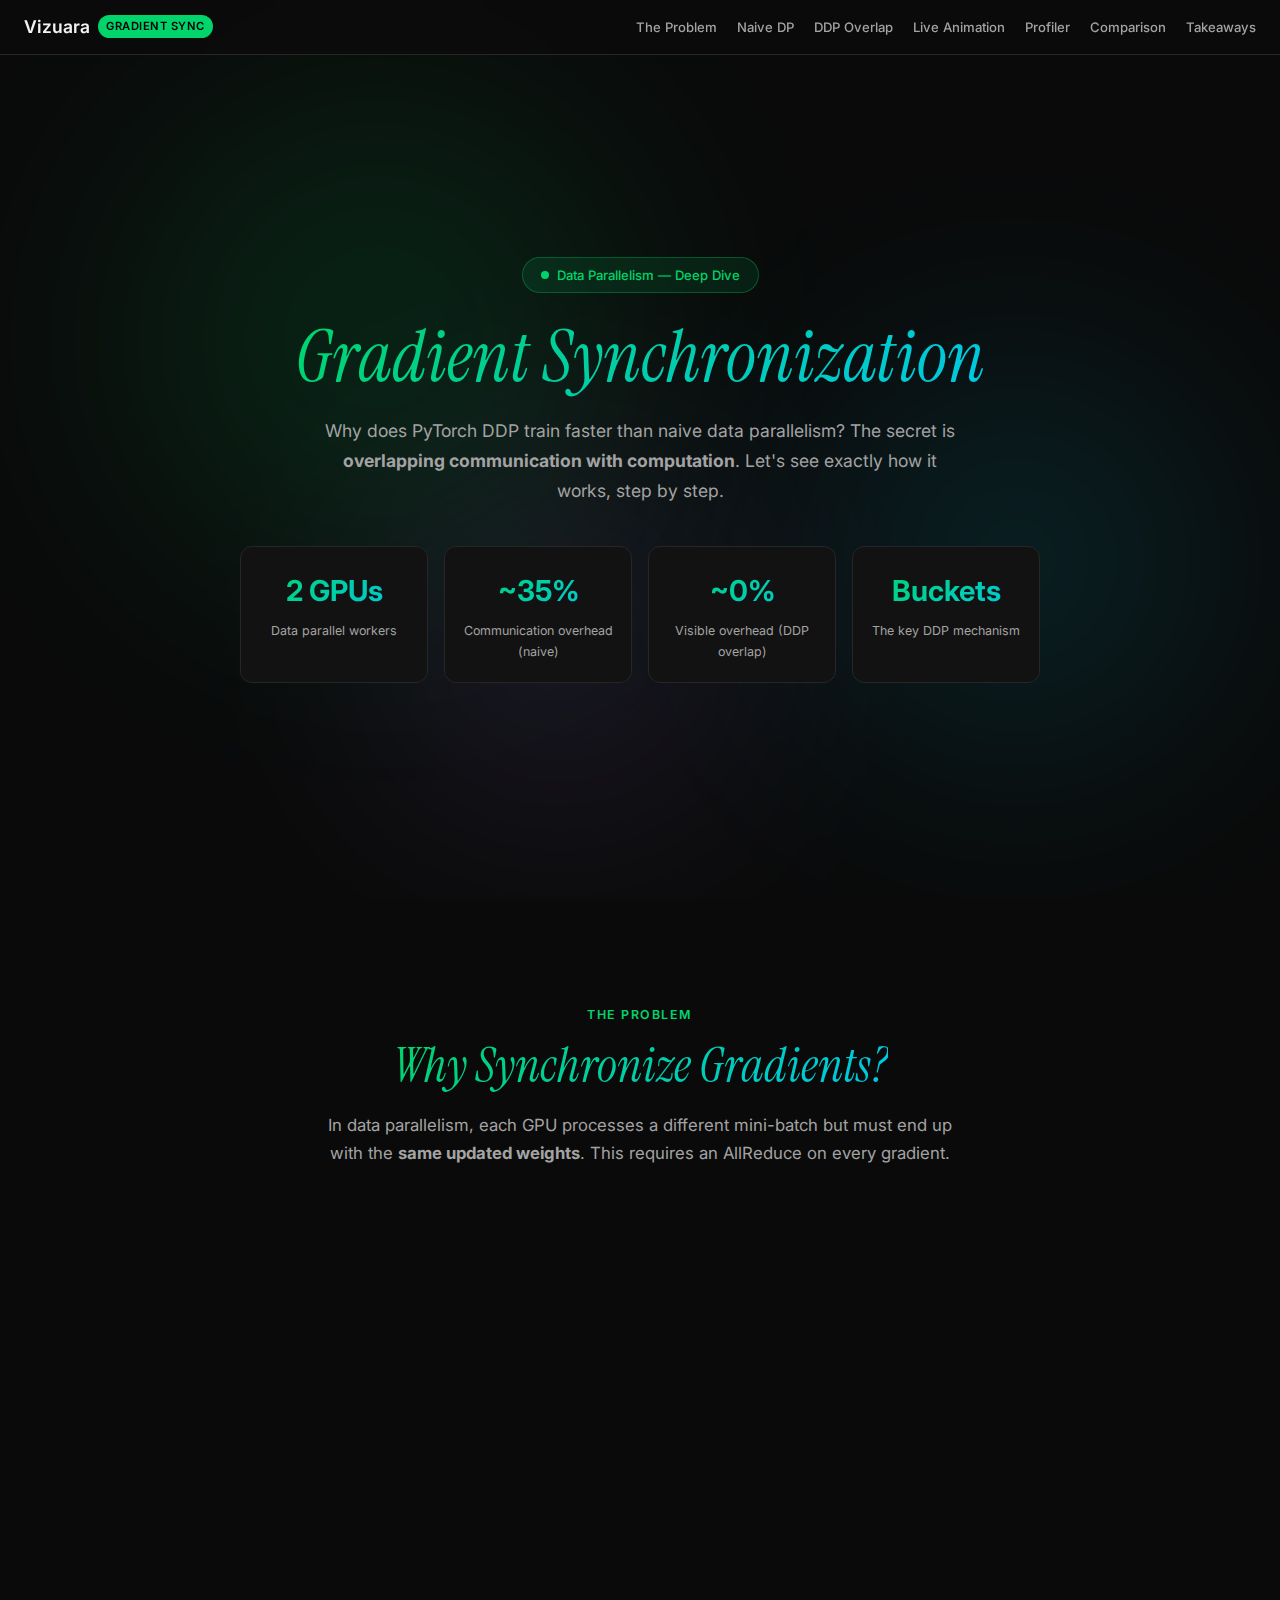
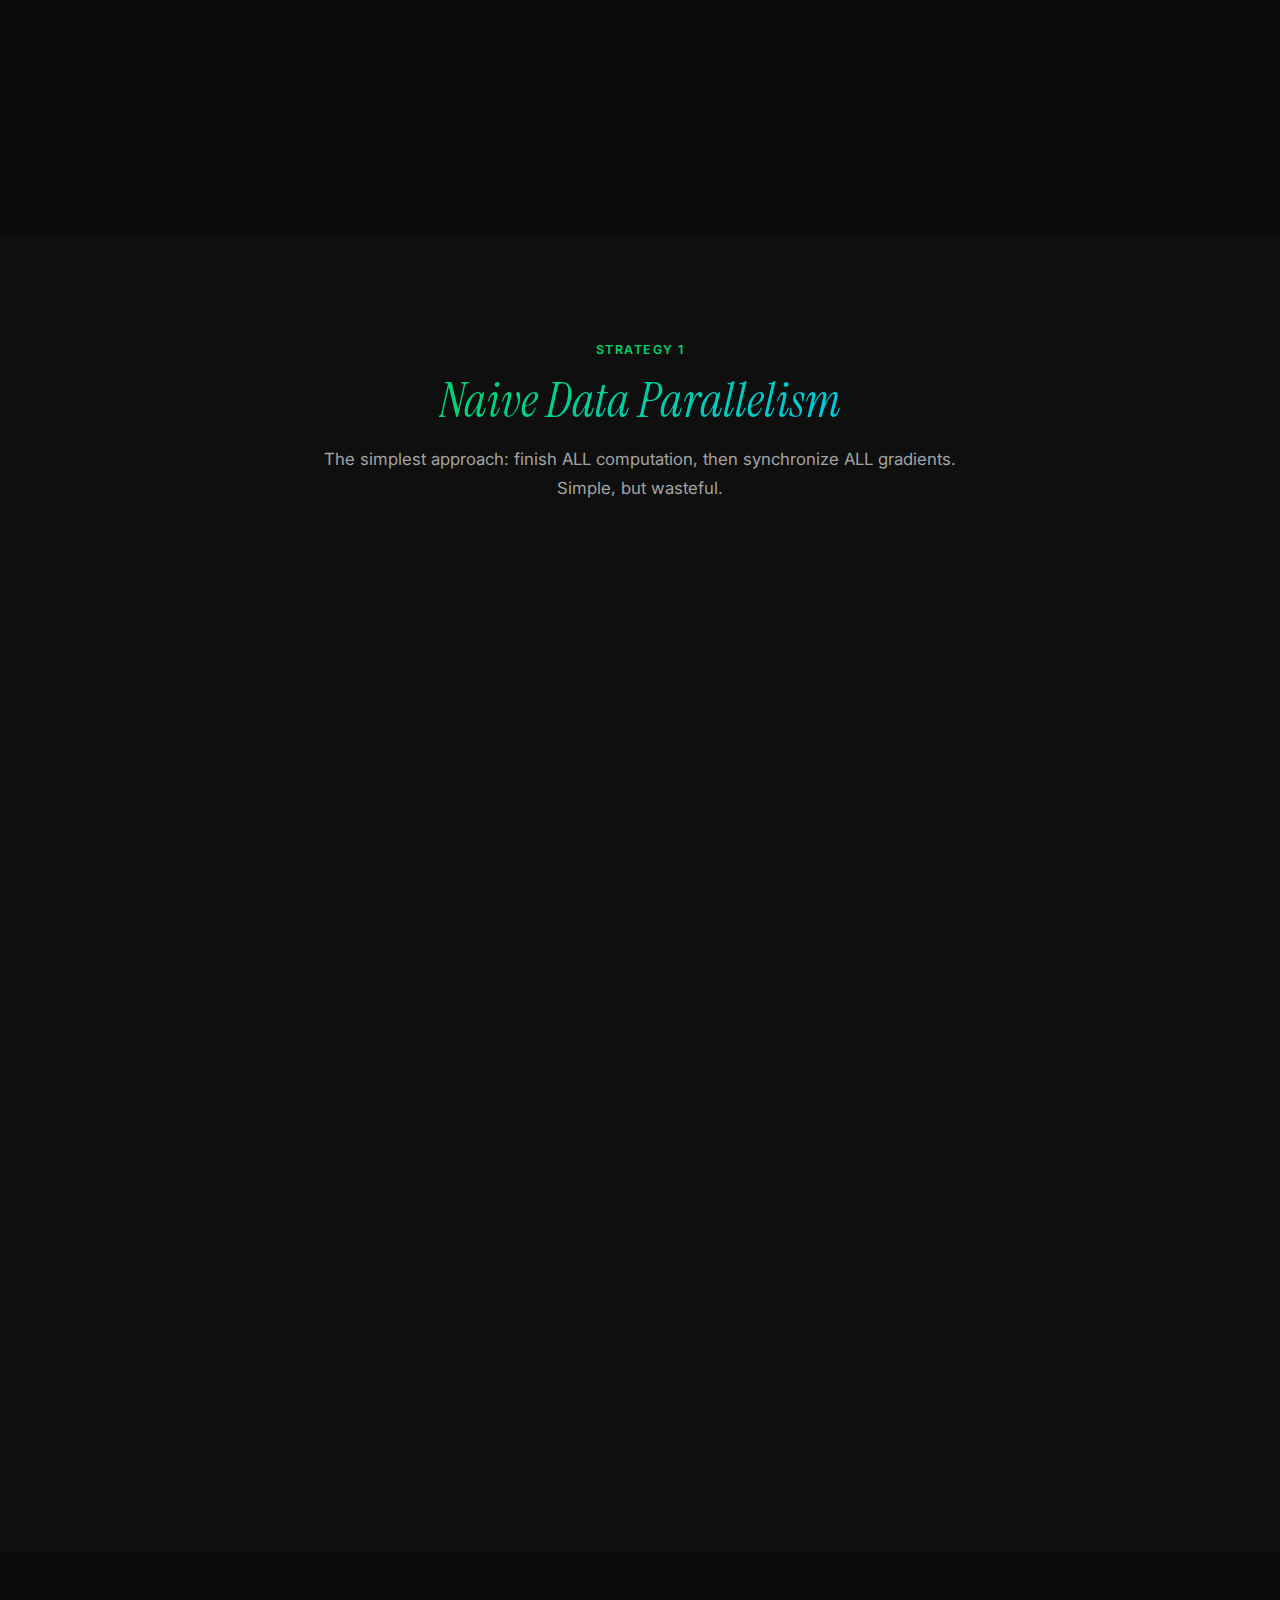
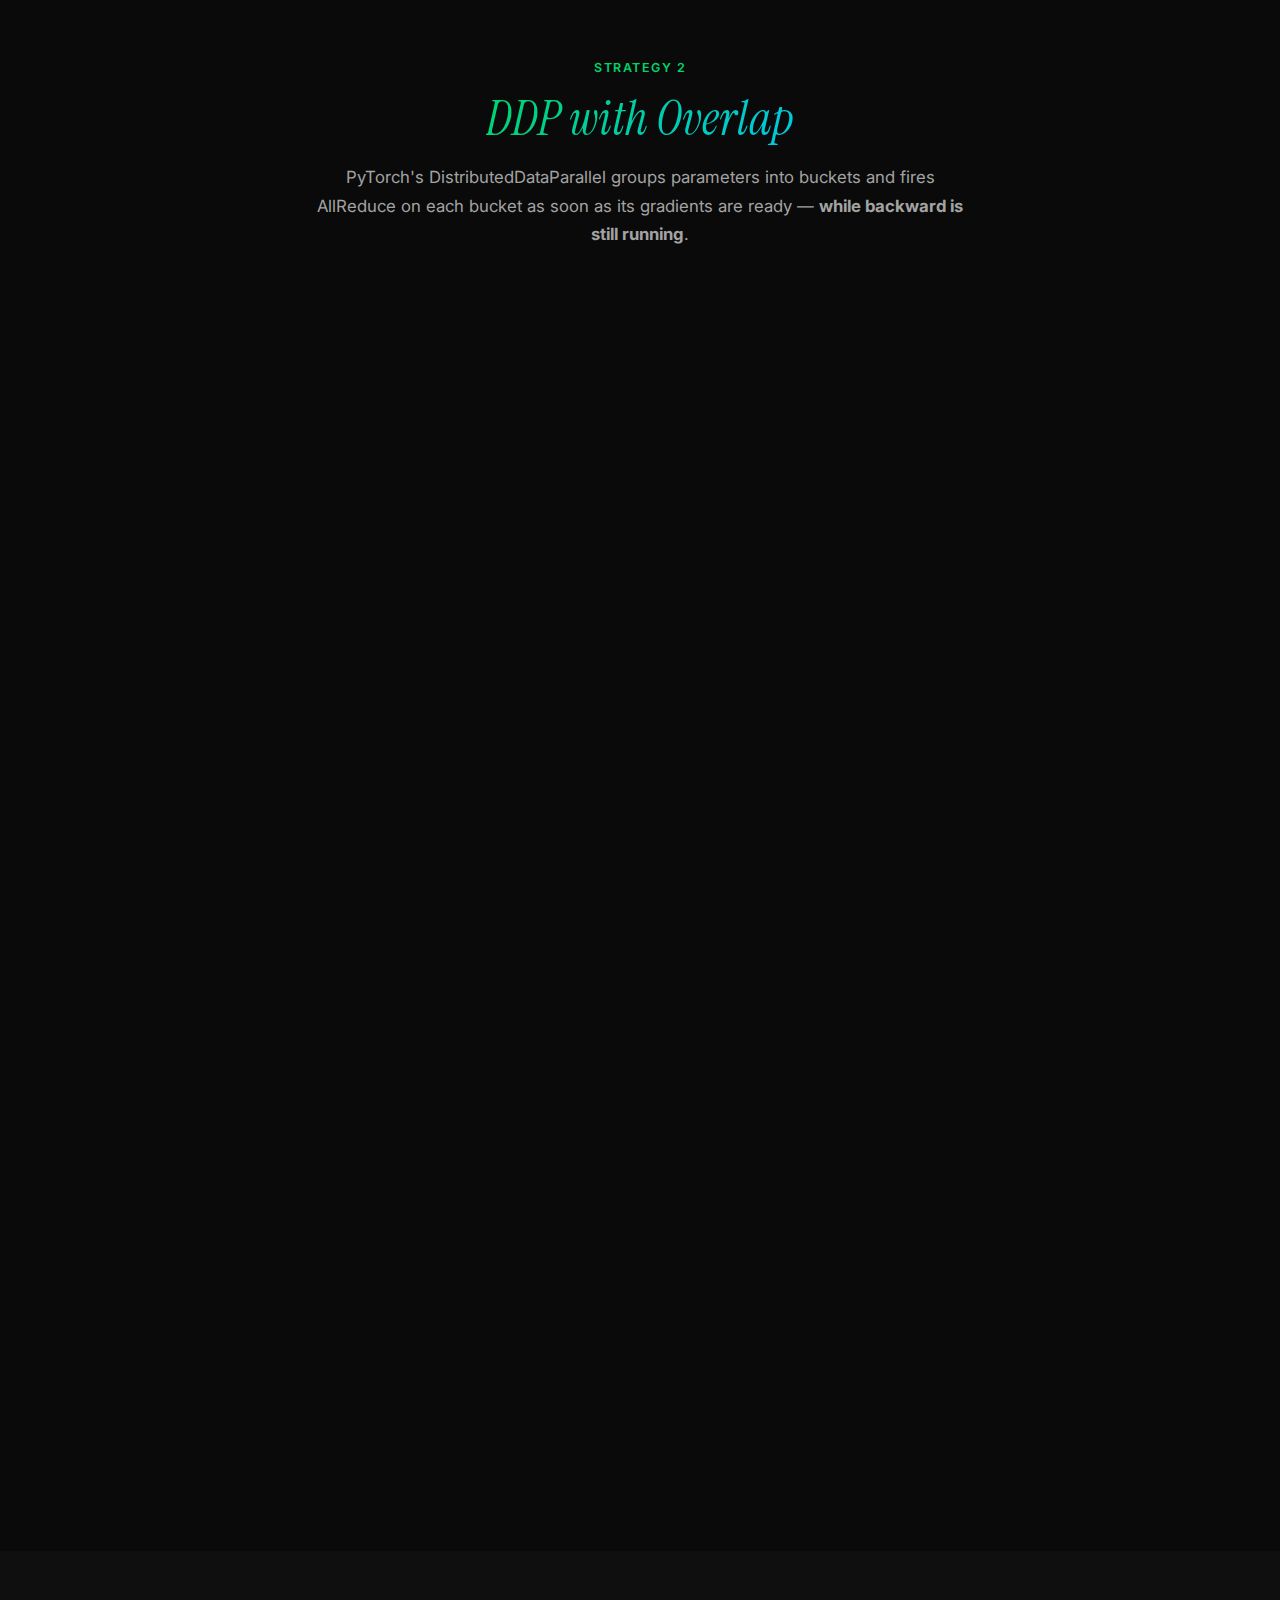
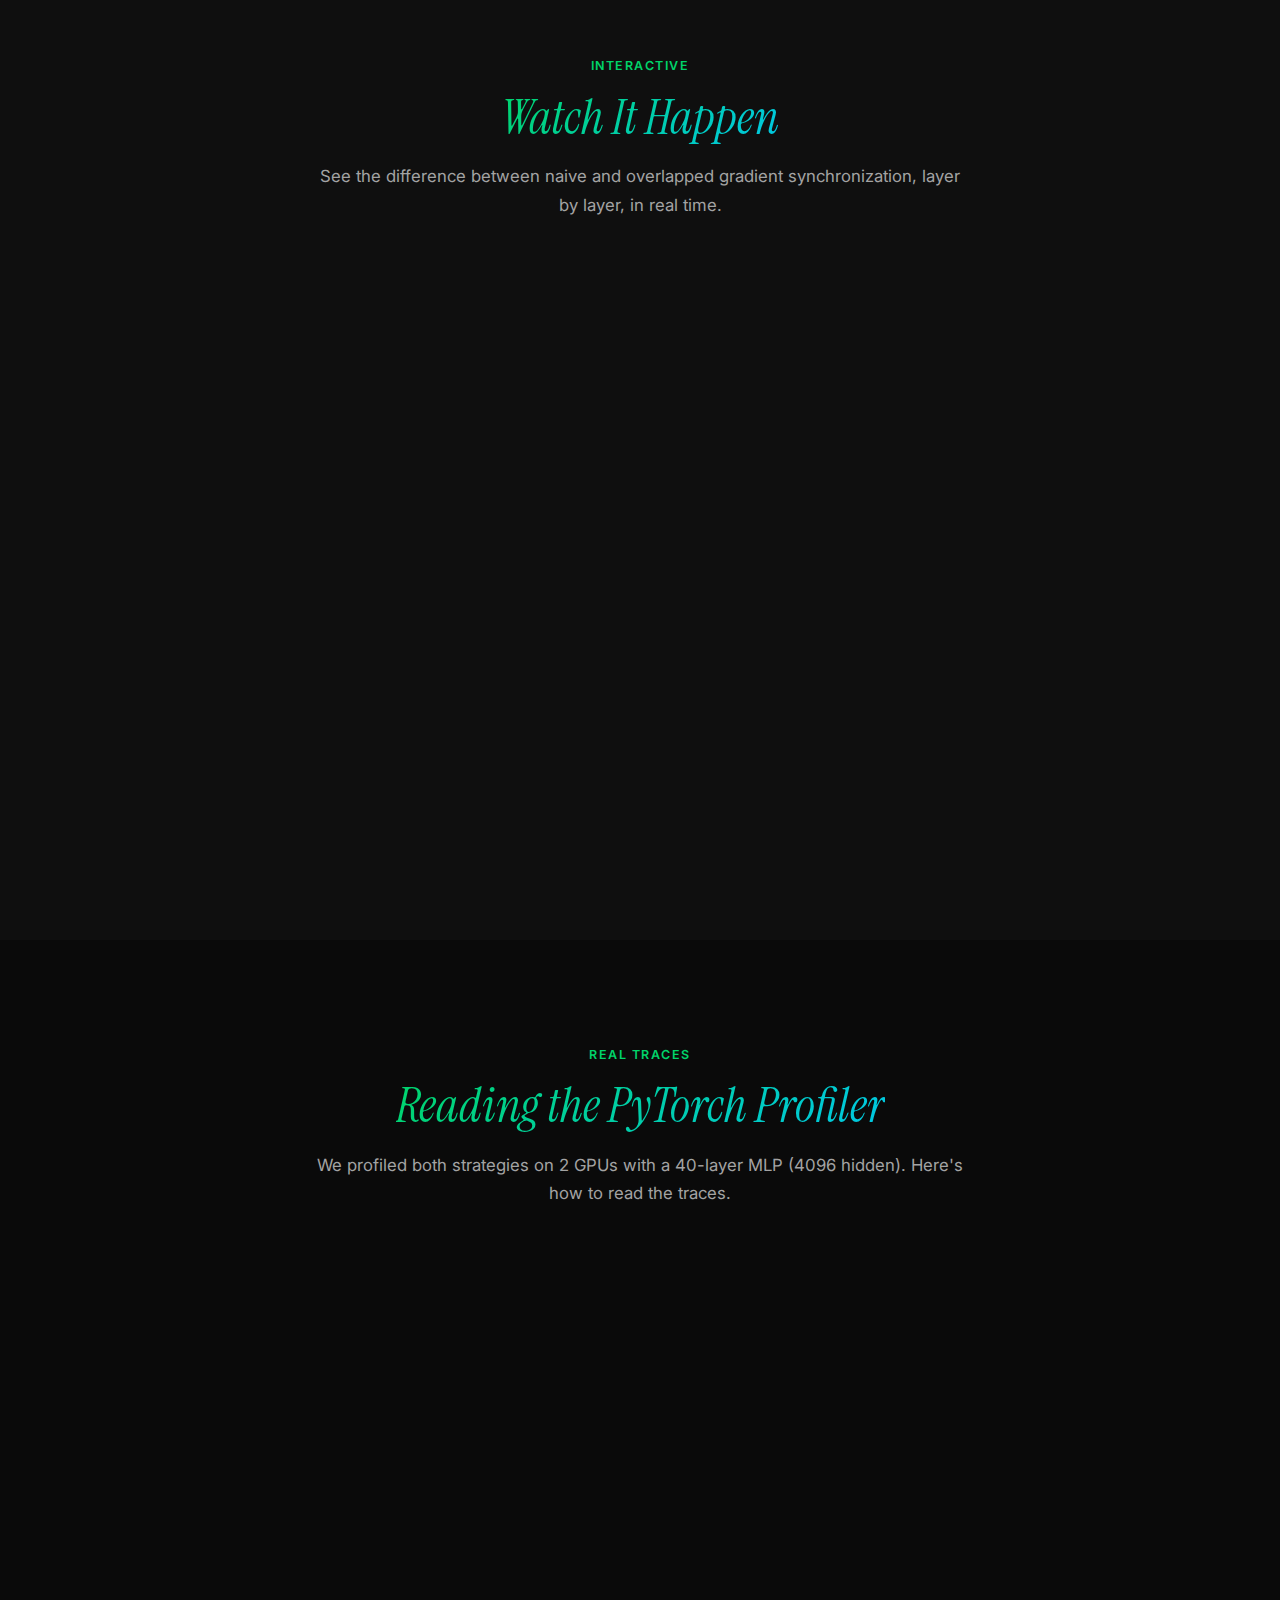
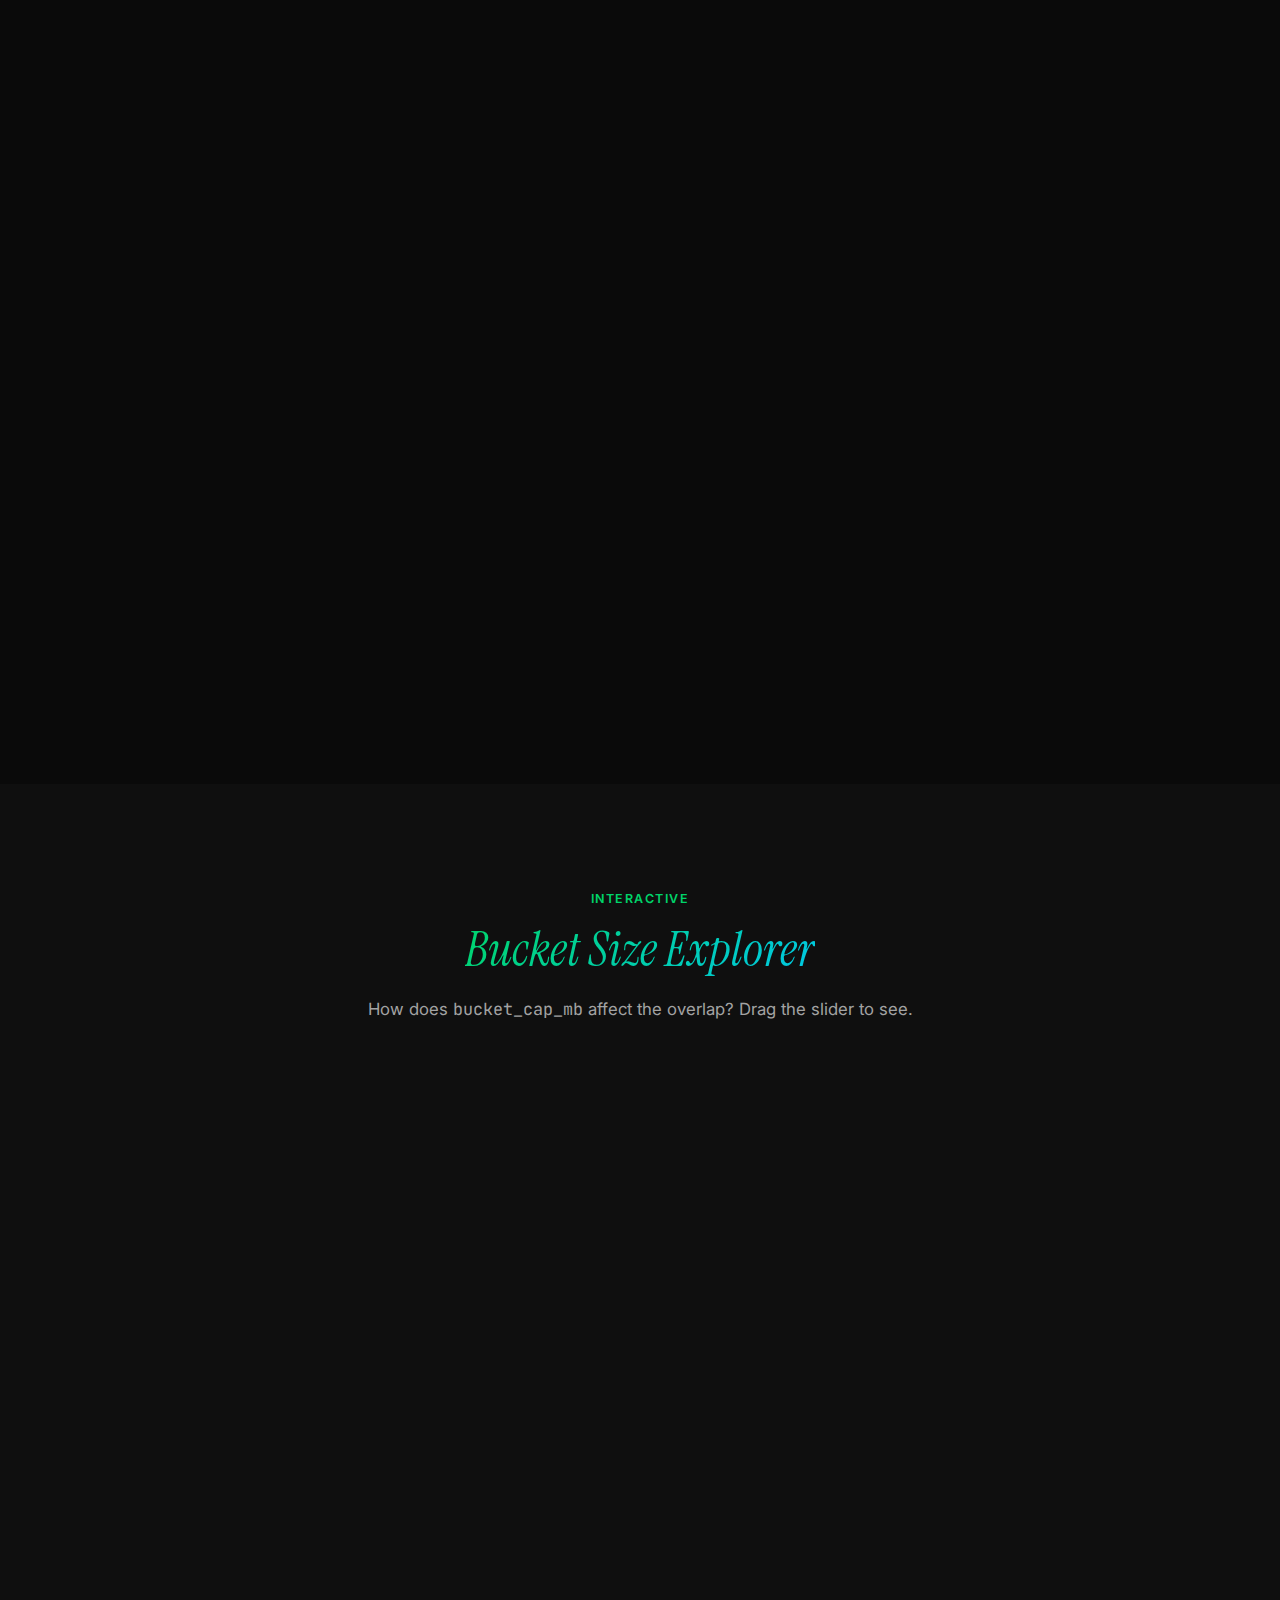
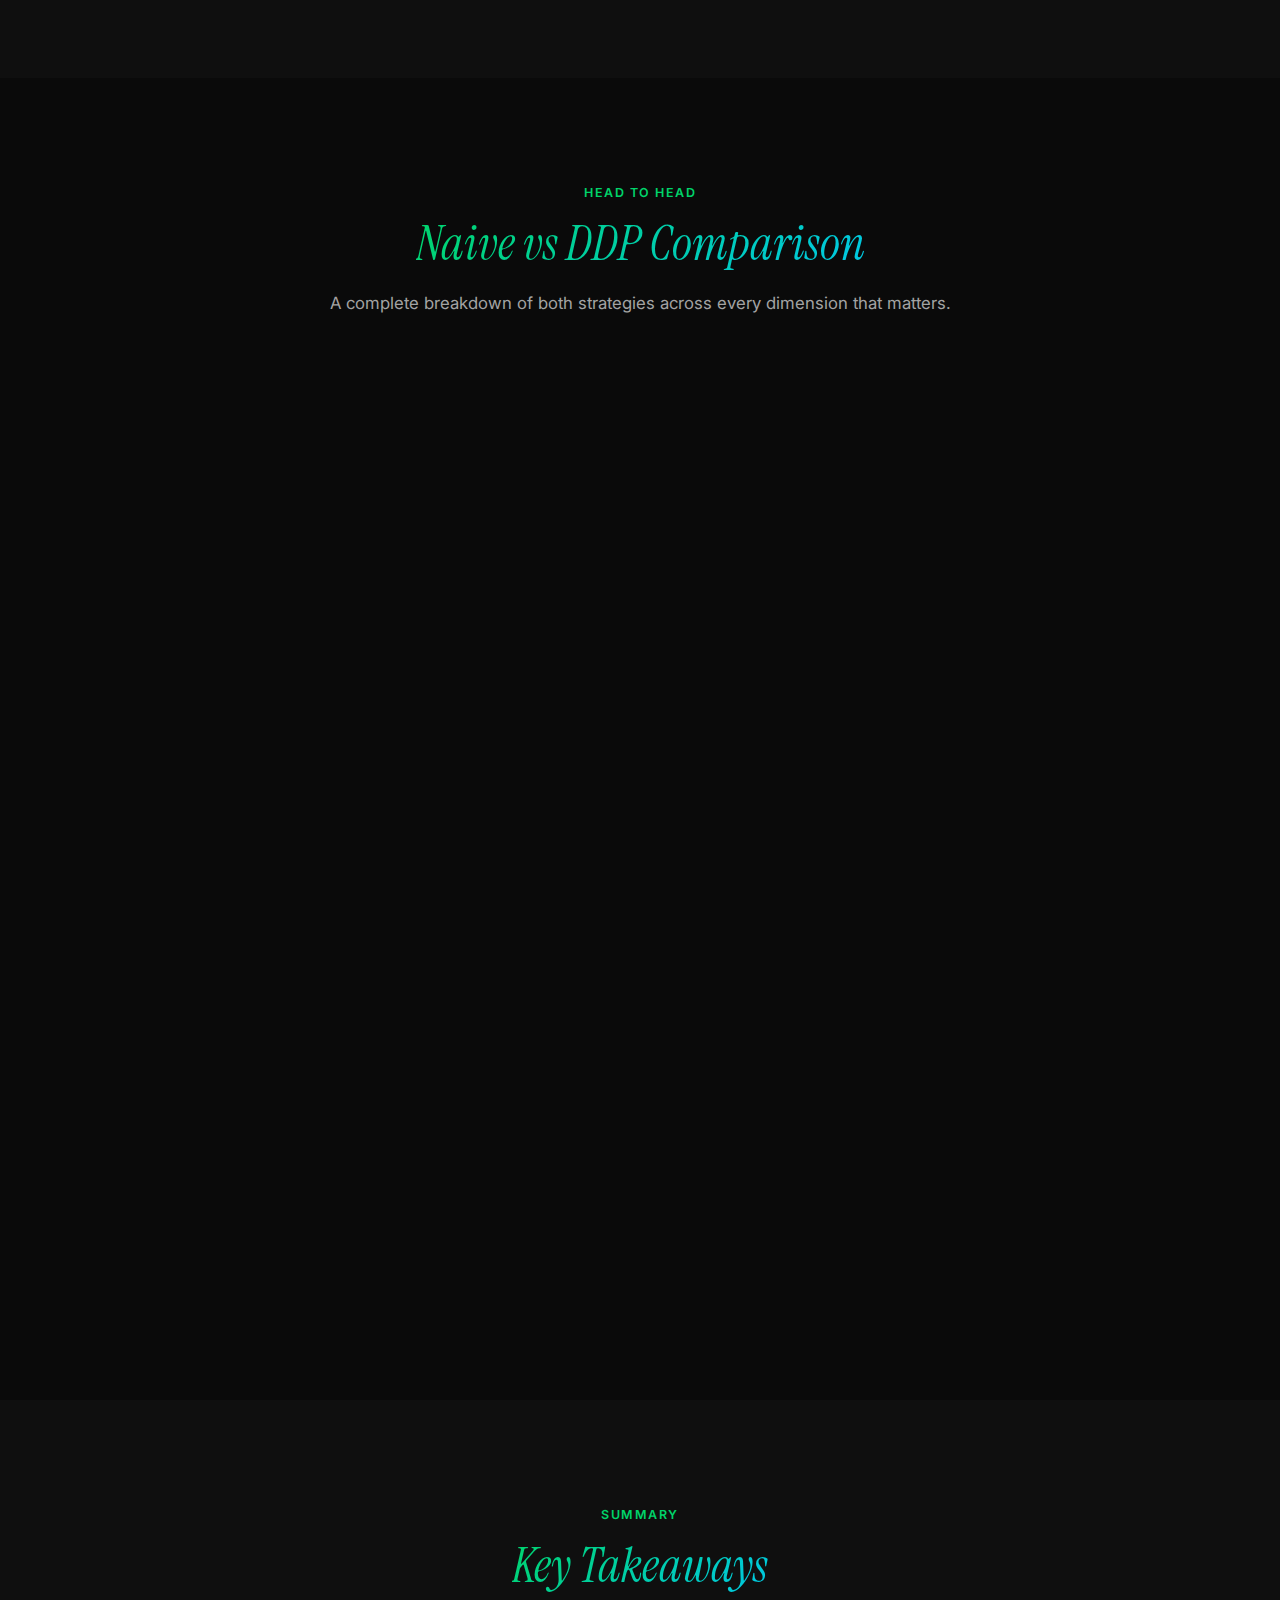
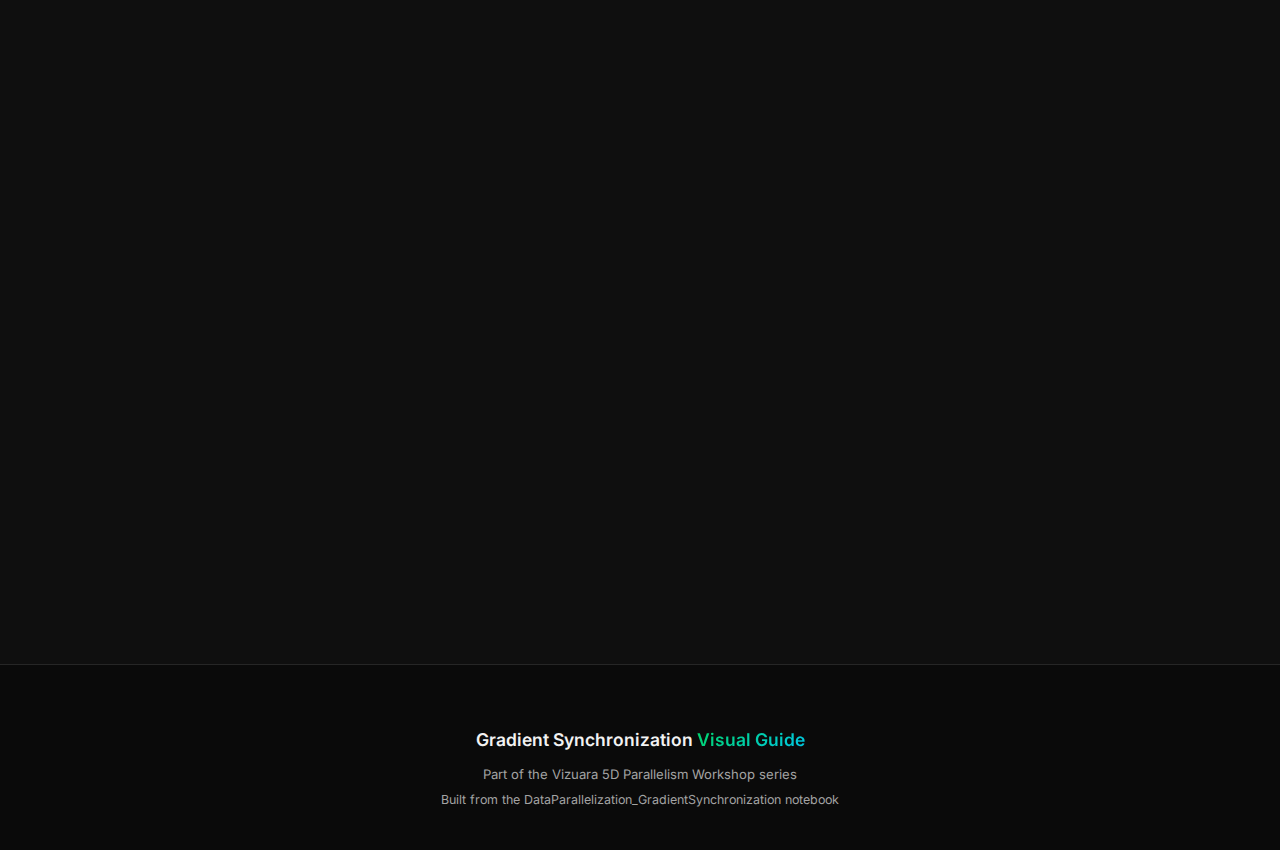
<file: gradient-synchronization.html>
<!DOCTYPE html>
<html lang="en">
<head>
<meta charset="UTF-8">
<meta name="viewport" content="width=device-width, initial-scale=1.0">
<title>Gradient Synchronization — Naive DP vs DDP Overlap</title>
<link href="https://fonts.googleapis.com/css2?family=Inter:wght@300;400;500;600;700&family=JetBrains+Mono:wght@400;500;600&family=Instrument+Serif:ital@0;1&display=swap" rel="stylesheet">
<style>
:root {
  --bg: #0a0a0a;
  --bg-card: #121212;
  --bg-card-hover: #1a1a1a;
  --bg-section-alt: #0f0f0f;
  --fg: #f2f2f2;
  --fg-muted: #a3a3a3;
  --border: #262626;
  --border-light: #333;
  --primary: #00d46a;
  --primary-dim: #00a854;
  --secondary: #00c8e6;
  --accent: #a78bfa;
  --red: #FF7043;
  --orange: #FF9800;
  --yellow: #FFCA28;
  --blue: #42A5F5;
  --green: #66BB6A;
  --pink: #F06292;
  --font-sans: 'Inter', system-ui, -apple-system, sans-serif;
  --font-mono: 'JetBrains Mono', 'Fira Code', monospace;
  --font-serif: 'Instrument Serif', Georgia, serif;
  --max-w: 1280px;
}

*, *::before, *::after { box-sizing: border-box; margin: 0; padding: 0; }
html { scroll-behavior: smooth; font-size: 16px; }
body {
  background: var(--bg); color: var(--fg); font-family: var(--font-sans);
  line-height: 1.7; -webkit-font-smoothing: antialiased; overflow-x: hidden;
}
a { color: var(--primary); text-decoration: none; }
a:hover { text-decoration: underline; }
code, pre { font-family: var(--font-mono); }
.container { max-width: var(--max-w); margin: 0 auto; padding: 0 24px; }

.gradient-text {
  background: linear-gradient(135deg, var(--primary) 0%, var(--secondary) 100%);
  -webkit-background-clip: text; -webkit-text-fill-color: transparent; background-clip: text;
}

/* NAVBAR */
.navbar {
  position: fixed; top: 0; left: 0; right: 0; z-index: 100;
  background: rgba(10,10,10,0.85); backdrop-filter: blur(16px);
  -webkit-backdrop-filter: blur(16px); border-bottom: 1px solid var(--border);
}
.nav-inner {
  max-width: var(--max-w); margin: 0 auto; padding: 12px 24px;
  display: flex; align-items: center; justify-content: space-between;
}
.nav-brand { display: flex; align-items: center; gap: 8px; font-weight: 600; font-size: 1.1rem; }
.brand-tag {
  font-size: 0.7rem; background: var(--primary); color: #000;
  padding: 2px 8px; border-radius: 9999px; font-weight: 600;
  text-transform: uppercase; letter-spacing: 0.5px;
}
.nav-links { display: flex; gap: 20px; flex-wrap: wrap; }
.nav-links a { color: var(--fg-muted); font-size: 0.82rem; font-weight: 500; transition: color 0.2s; }
.nav-links a:hover { color: var(--primary); text-decoration: none; }

/* HERO */
.hero {
  position: relative; min-height: 100vh; display: flex;
  align-items: center; justify-content: center; text-align: center;
  padding: 120px 24px 80px; overflow: hidden;
}
.hero-bg-orbs { position: absolute; inset: 0; pointer-events: none; }
.orb { position: absolute; border-radius: 50%; filter: blur(120px); opacity: 0.12; }
.orb-green { width: 500px; height: 500px; background: var(--primary); top: 10%; left: 10%; animation: float-slow 20s ease-in-out infinite; }
.orb-cyan { width: 400px; height: 400px; background: var(--secondary); top: 40%; right: 5%; animation: float-slow 25s ease-in-out infinite reverse; }
.orb-purple { width: 350px; height: 350px; background: var(--accent); bottom: 10%; left: 30%; animation: float-slow 22s ease-in-out infinite; }
@keyframes float-slow {
  0%, 100% { transform: translate(0, 0); }
  25% { transform: translate(30px, -20px); }
  50% { transform: translate(-20px, 30px); }
  75% { transform: translate(20px, 20px); }
}
.hero-content { position: relative; z-index: 1; max-width: 800px; }
.hero-badge {
  display: inline-flex; align-items: center; gap: 8px;
  background: rgba(0,212,106,0.1); border: 1px solid rgba(0,212,106,0.3);
  border-radius: 9999px; padding: 6px 18px; font-size: 0.82rem;
  font-weight: 500; color: var(--primary); margin-bottom: 24px;
}
.pulse-dot { width: 8px; height: 8px; background: var(--primary); border-radius: 50%; animation: pulse 2s ease-in-out infinite; }
@keyframes pulse { 0%, 100% { opacity: 1; transform: scale(1); } 50% { opacity: 0.5; transform: scale(1.4); } }
.hero h1 { font-family: var(--font-serif); font-style: italic; font-size: clamp(2.5rem, 7vw, 4.5rem); font-weight: 400; line-height: 1.1; margin-bottom: 20px; }
.hero-subtitle { font-size: 1.1rem; color: var(--fg-muted); line-height: 1.7; max-width: 650px; margin: 0 auto 40px; }
.hero-cards { display: grid; grid-template-columns: repeat(4, 1fr); gap: 16px; }
.hero-stat-card {
  background: var(--bg-card); border: 1px solid var(--border); border-radius: 12px;
  padding: 20px 12px; transition: border-color 0.3s, transform 0.2s;
}
.hero-stat-card:hover { border-color: rgba(0,212,106,0.3); transform: translateY(-2px); }
.stat-number {
  font-size: 1.8rem; font-weight: 700;
  background: linear-gradient(135deg, var(--primary), var(--secondary));
  -webkit-background-clip: text; -webkit-text-fill-color: transparent; background-clip: text;
}
.stat-label { font-size: 0.78rem; color: var(--fg-muted); margin-top: 4px; }

/* SECTIONS */
.section { padding: 100px 0; position: relative; }
.section-dark { background: var(--bg-section-alt); }
.section-heading { text-align: center; margin-bottom: 60px; }
.section-label {
  display: inline-block; font-size: 0.78rem; font-weight: 600;
  text-transform: uppercase; letter-spacing: 1.5px; color: var(--primary); margin-bottom: 12px;
}
.section-heading h2 {
  font-family: var(--font-serif); font-style: italic;
  font-size: clamp(2rem, 4vw, 3rem); font-weight: 400; line-height: 1.2; margin-bottom: 16px;
}
.section-subtitle { color: var(--fg-muted); font-size: 1.05rem; max-width: 650px; margin: 0 auto; }

/* CARDS */
.card {
  background: var(--bg-card); border: 1px solid var(--border); border-radius: 16px;
  padding: 28px 24px; transition: border-color 0.3s, transform 0.2s;
}
.card:hover { border-color: rgba(0,212,106,0.3); transform: translateY(-3px); }
.card h3 { font-size: 1.15rem; font-weight: 600; margin-bottom: 8px; }
.card p, .card li { font-size: 0.88rem; color: var(--fg-muted); line-height: 1.6; }
.card code { background: rgba(0,0,0,0.3); padding: 2px 6px; border-radius: 4px; font-size: 0.82rem; color: var(--secondary); }

/* GRIDS */
.grid-2 { display: grid; grid-template-columns: 1fr 1fr; gap: 24px; }
.grid-3 { display: grid; grid-template-columns: repeat(3, 1fr); gap: 20px; }
@media (max-width: 900px) { .grid-2, .grid-3, .hero-cards { grid-template-columns: 1fr; } }

/* EQUATION BOX */
.equation-box {
  background: #0d0d1a; border: 1px solid rgba(0,200,230,0.2); border-radius: 10px;
  padding: 16px 20px; margin: 16px 0; font-family: var(--font-mono);
  font-size: 0.88rem; color: var(--secondary); text-align: center;
}
.eq-label { display: block; font-size: 0.72rem; text-transform: uppercase; letter-spacing: 1px; color: var(--fg-muted); margin-bottom: 8px; font-family: var(--font-sans); }
.eq-highlight { color: var(--primary); font-weight: 600; }

/* CALLOUTS */
.callout { border-radius: 12px; padding: 20px 24px; margin: 20px 0; font-size: 0.88rem; line-height: 1.6; }
.callout-info { background: rgba(66,165,245,0.06); border: 1px solid rgba(66,165,245,0.2); color: var(--fg); }
.callout-warn { background: rgba(255,112,67,0.06); border: 1px solid rgba(255,112,67,0.2); }
.callout-success { background: rgba(0,212,106,0.06); border: 1px solid rgba(0,212,106,0.2); }

/* TIMELINE DIAGRAM */
.timeline-container {
  background: var(--bg-card); border: 1px solid var(--border); border-radius: 16px;
  padding: 28px; margin: 24px 0; overflow-x: auto;
}
.timeline-title { font-size: 1rem; font-weight: 600; margin-bottom: 4px; }
.timeline-sub { font-size: 0.82rem; color: var(--fg-muted); margin-bottom: 20px; }
.tl-row { display: flex; align-items: center; margin-bottom: 8px; min-width: 700px; }
.tl-label { width: 100px; font-size: 0.75rem; font-weight: 600; color: var(--fg-muted); font-family: var(--font-mono); flex-shrink: 0; }
.tl-track { flex: 1; display: flex; height: 36px; position: relative; border-radius: 6px; overflow: hidden; background: rgba(255,255,255,0.02); }
.tl-block {
  display: flex; align-items: center; justify-content: center;
  font-size: 0.65rem; font-weight: 600; color: #fff; white-space: nowrap;
  overflow: hidden; text-overflow: ellipsis; padding: 0 6px;
  transition: opacity 0.3s;
}
.tl-block:hover { opacity: 0.85; }
.tl-idle { background: rgba(255,255,255,0.03); }
.tl-fwd { background: #66BB6A; }
.tl-bwd { background: #F06292; }
.tl-allreduce { background: #42A5F5; }
.tl-optim { background: #FF9800; }
.tl-sync { background: #a78bfa; }
.tl-overlap-bwd { background: linear-gradient(135deg, #F06292 50%, #42A5F5 50%); }

.tl-time-axis { display: flex; min-width: 700px; padding-left: 100px; margin-top: 4px; }
.tl-time-tick { font-size: 0.62rem; color: var(--fg-muted); font-family: var(--font-mono); }

/* INTERACTIVE ANIMATION */
.anim-container {
  background: var(--bg-card); border: 1px solid var(--border); border-radius: 16px;
  padding: 28px; margin: 24px 0;
}
.anim-controls {
  display: flex; align-items: center; gap: 12px; margin-bottom: 20px; flex-wrap: wrap;
}
.anim-btn {
  padding: 8px 20px; border-radius: 8px; border: 1px solid var(--border);
  background: var(--bg); color: var(--fg); font-size: 0.82rem; font-weight: 500;
  cursor: pointer; transition: all 0.2s; font-family: var(--font-sans);
}
.anim-btn:hover { border-color: var(--primary); color: var(--primary); }
.anim-btn.active { background: rgba(0,212,106,0.12); border-color: var(--primary); color: var(--primary); }
.anim-speed { font-size: 0.78rem; color: var(--fg-muted); }

/* GPU DIAGRAM */
.gpu-row {
  display: flex; gap: 24px; margin: 20px 0; flex-wrap: wrap; justify-content: center;
}
.gpu-box {
  background: var(--bg-card); border: 1px solid var(--border); border-radius: 12px;
  padding: 20px; width: 280px; text-align: center;
}
.gpu-box h4 { font-size: 0.88rem; font-weight: 600; margin-bottom: 12px; }
.gpu-stream {
  height: 28px; border-radius: 6px; margin: 6px 0; overflow: hidden;
  display: flex; background: rgba(255,255,255,0.03);
}
.gpu-stream-label { font-size: 0.68rem; color: var(--fg-muted); margin-bottom: 2px; text-align: left; }

/* BUCKET VISUAL */
.bucket-vis {
  display: flex; gap: 4px; align-items: flex-end; justify-content: center;
  height: 120px; padding: 12px 0;
}
.bucket-bar {
  width: 40px; border-radius: 4px 4px 0 0; transition: height 0.5s, background 0.3s;
  display: flex; align-items: flex-end; justify-content: center;
  font-size: 0.6rem; font-weight: 600; color: #fff; padding-bottom: 4px;
}

/* COMPARISON TABLE */
.comp-table {
  width: 100%; border-collapse: separate; border-spacing: 0;
  background: var(--bg-card); border-radius: 12px; overflow: hidden;
  border: 1px solid var(--border); margin: 20px 0;
}
.comp-table th {
  padding: 14px 16px; font-size: 0.78rem; font-weight: 600;
  text-transform: uppercase; letter-spacing: 0.5px;
  background: rgba(0,212,106,0.06); color: var(--primary);
  text-align: left;
}
.comp-table td {
  padding: 12px 16px; font-size: 0.85rem; border-top: 1px solid var(--border);
  color: var(--fg-muted);
}
.comp-table tr:hover td { background: rgba(255,255,255,0.02); }
.val-good { color: var(--green) !important; font-weight: 600; }
.val-bad { color: var(--red) !important; font-weight: 600; }
.val-neutral { color: var(--yellow) !important; font-weight: 600; }

/* TAKEAWAYS */
.takeaway-card {
  background: var(--bg-card); border: 1px solid var(--border); border-radius: 16px;
  padding: 28px 24px; border-top: 3px solid transparent;
  background-image: linear-gradient(var(--bg-card), var(--bg-card)), linear-gradient(135deg, var(--primary), var(--secondary));
  background-origin: border-box; background-clip: padding-box, border-box;
  border-top: 3px solid; border-image: linear-gradient(135deg, var(--primary), var(--secondary)) 1;
  border-image-slice: 1 1 0 0;
}
.takeaway-num {
  font-size: 2rem; font-weight: 700; font-family: var(--font-mono);
  background: linear-gradient(135deg, var(--primary), var(--secondary));
  -webkit-background-clip: text; -webkit-text-fill-color: transparent; background-clip: text;
  margin-bottom: 8px;
}
.takeaway-card h4 { font-size: 1rem; font-weight: 600; margin-bottom: 8px; }
.takeaway-card p { font-size: 0.85rem; color: var(--fg-muted); line-height: 1.6; }

/* FOOTER */
.footer { padding: 60px 0 40px; border-top: 1px solid var(--border); text-align: center; }
.footer-brand { font-size: 1.1rem; font-weight: 600; margin-bottom: 8px; }
.footer p { font-size: 0.82rem; color: var(--fg-muted); }

/* SCROLL ANIMATIONS */
.fade-in { opacity: 0; transform: translateY(20px); transition: opacity 0.6s ease, transform 0.6s ease; }
.fade-in.visible { opacity: 1; transform: translateY(0); }

/* CODE BLOCK */
.code-block {
  background: #0d0d1a; border: 1px solid rgba(167,139,250,0.15); border-radius: 10px;
  padding: 16px 20px; margin: 16px 0; overflow-x: auto; font-size: 0.8rem; line-height: 1.6;
}
.code-block .kw { color: var(--accent); }
.code-block .fn { color: var(--secondary); }
.code-block .cm { color: #6a6a8a; }
.code-block .st { color: var(--green); }
.code-block .num { color: var(--orange); }

/* STRATEGY TOGGLE */
.strat-toggle {
  display: flex; gap: 0; border-radius: 10px; overflow: hidden; border: 1px solid var(--border);
  margin: 0 auto 24px; width: fit-content;
}
.strat-btn {
  padding: 10px 24px; font-size: 0.85rem; font-weight: 600; cursor: pointer;
  background: var(--bg); color: var(--fg-muted); border: none; transition: all 0.2s;
  font-family: var(--font-sans);
}
.strat-btn:hover { color: var(--fg); }
.strat-btn.active-naive { background: rgba(255,112,67,0.15); color: var(--red); }
.strat-btn.active-ddp { background: rgba(0,212,106,0.15); color: var(--primary); }

/* STEP PROGRESS */
.step-progress {
  display: flex; align-items: center; gap: 0; margin: 20px 0; justify-content: center;
}
.step-dot {
  width: 32px; height: 32px; border-radius: 50%; display: flex; align-items: center;
  justify-content: center; font-size: 0.72rem; font-weight: 700; font-family: var(--font-mono);
  background: var(--bg); border: 2px solid var(--border); color: var(--fg-muted);
  transition: all 0.3s;
}
.step-dot.active { border-color: var(--primary); color: var(--primary); background: rgba(0,212,106,0.1); }
.step-dot.done { border-color: var(--primary); color: #fff; background: var(--primary); }
.step-line { width: 40px; height: 2px; background: var(--border); transition: background 0.3s; }
.step-line.done { background: var(--primary); }

/* RESPONSIVE */
@media (max-width: 768px) {
  .hero h1 { font-size: 2.2rem; }
  .tl-row, .tl-time-axis { min-width: 500px; }
  .gpu-box { width: 100%; }
}
</style>
</head>
<body>

<!-- NAVBAR -->
<nav class="navbar">
  <div class="nav-inner">
    <div class="nav-brand">
      <span>Vizuara</span>
      <span class="brand-tag">Gradient Sync</span>
    </div>
    <div class="nav-links">
      <a href="#problem">The Problem</a>
      <a href="#naive">Naive DP</a>
      <a href="#ddp">DDP Overlap</a>
      <a href="#animation">Live Animation</a>
      <a href="#profiler">Profiler</a>
      <a href="#comparison">Comparison</a>
      <a href="#takeaways">Takeaways</a>
    </div>
  </div>
</nav>

<!-- HERO -->
<section class="hero">
  <div class="hero-bg-orbs">
    <div class="orb orb-green"></div>
    <div class="orb orb-cyan"></div>
    <div class="orb orb-purple"></div>
  </div>
  <div class="hero-content">
    <div class="hero-badge"><span class="pulse-dot"></span> Data Parallelism &mdash; Deep Dive</div>
    <h1><span class="gradient-text">Gradient Synchronization</span></h1>
    <p class="hero-subtitle">Why does PyTorch DDP train faster than naive data parallelism? The secret is <strong>overlapping communication with computation</strong>. Let's see exactly how it works, step by step.</p>
    <div class="hero-cards">
      <div class="hero-stat-card">
        <div class="stat-number">2 GPUs</div>
        <div class="stat-label">Data parallel workers</div>
      </div>
      <div class="hero-stat-card">
        <div class="stat-number">~35%</div>
        <div class="stat-label">Communication overhead (naive)</div>
      </div>
      <div class="hero-stat-card">
        <div class="stat-number">~0%</div>
        <div class="stat-label">Visible overhead (DDP overlap)</div>
      </div>
      <div class="hero-stat-card">
        <div class="stat-number">Buckets</div>
        <div class="stat-label">The key DDP mechanism</div>
      </div>
    </div>
  </div>
</section>

<!-- ============ THE PROBLEM ============ -->
<section class="section" id="problem">
  <div class="container">
    <div class="section-heading">
      <div class="section-label">The Problem</div>
      <h2><span class="gradient-text">Why Synchronize Gradients?</span></h2>
      <p class="section-subtitle">In data parallelism, each GPU processes a different mini-batch but must end up with the <strong>same updated weights</strong>. This requires an AllReduce on every gradient.</p>
    </div>

    <div class="grid-2 fade-in">
      <div class="card">
        <h3>Data Parallelism Basics</h3>
        <p>Each GPU holds a <strong>full copy</strong> of the model. The training batch is split across GPUs — each computes forward + backward on its local shard. But before the optimizer can step, all GPUs must <strong>agree on the same gradients</strong>.</p>
        <div class="equation-box" style="margin-top: 16px;">
          <span class="eq-label">Gradient averaging (AllReduce)</span>
          g<sub>avg</sub> = <span class="eq-highlight">1/N</span> &times; &sum;<sub>i=1..N</sub> g<sub>i</sub>
        </div>
      </div>
      <div class="card">
        <h3>The Cost of Communication</h3>
        <p>For a model with <code>P</code> parameters, each AllReduce must transfer <code>~2P</code> bytes (reduce-scatter + all-gather) across the network. For a <strong>7B model</strong>, that's ~28 GB of data per step!</p>
        <p style="margin-top: 12px;">The question is: <strong>when</strong> does this communication happen? That's what makes all the difference.</p>
      </div>
    </div>

    <!-- Two approaches overview -->
    <div class="grid-2 fade-in" style="margin-top: 24px;">
      <div class="card" style="border-top: 3px solid var(--red);">
        <h3 style="color: var(--red);">Naive DP: Sequential</h3>
        <p>Compute ALL gradients first, THEN communicate ALL of them. The GPU sits <strong>idle</strong> during communication.</p>
        <div style="font-family: var(--font-mono); font-size: 0.78rem; margin-top: 12px; color: var(--fg-muted); background: rgba(0,0,0,0.3); padding: 10px 14px; border-radius: 8px;">
          <span style="color: var(--green);">forward</span> &rarr; <span style="color: var(--pink);">backward</span> &rarr; <span style="color: var(--blue);">AllReduce</span> &rarr; <span style="color: var(--orange);">optim</span>
        </div>
      </div>
      <div class="card" style="border-top: 3px solid var(--primary);">
        <h3 style="color: var(--primary);">DDP: Overlapped</h3>
        <p>Start communicating gradients <strong>as soon as they're ready</strong>, while backward is still running. Communication is <strong>hidden behind computation</strong>.</p>
        <div style="font-family: var(--font-mono); font-size: 0.78rem; margin-top: 12px; color: var(--fg-muted); background: rgba(0,0,0,0.3); padding: 10px 14px; border-radius: 8px;">
          <span style="color: var(--green);">forward</span> &rarr; <span style="color: var(--pink);">backward</span> + <span style="color: var(--blue);">AllReduce</span> &rarr; <span style="color: var(--orange);">optim</span>
        </div>
      </div>
    </div>
  </div>
</section>

<!-- ============ NAIVE DP DEEP DIVE ============ -->
<section class="section section-dark" id="naive">
  <div class="container">
    <div class="section-heading">
      <div class="section-label">Strategy 1</div>
      <h2><span class="gradient-text">Naive Data Parallelism</span></h2>
      <p class="section-subtitle">The simplest approach: finish ALL computation, then synchronize ALL gradients. Simple, but wasteful.</p>
    </div>

    <!-- Step by step -->
    <div class="fade-in" style="max-width: 900px; margin: 0 auto;">
      <div class="timeline-container">
        <div class="timeline-title">Naive DP Timeline — One Training Step</div>
        <div class="timeline-sub">Each row is a GPU stream. Notice the <strong>gap</strong> where compute is idle during AllReduce.</div>

        <div class="tl-row">
          <div class="tl-label">CPU</div>
          <div class="tl-track">
            <div class="tl-block tl-fwd" style="width: 15%;">forward</div>
            <div class="tl-block tl-bwd" style="width: 30%;">backward</div>
            <div class="tl-block tl-sync" style="width: 5%;">sync</div>
            <div class="tl-block tl-allreduce" style="width: 30%;">allreduce_ALL_GRADS</div>
            <div class="tl-block tl-sync" style="width: 5%;">sync</div>
            <div class="tl-block tl-optim" style="width: 10%;">optim</div>
            <div class="tl-block tl-sync" style="width: 5%;">sync</div>
          </div>
        </div>
        <div class="tl-row">
          <div class="tl-label">GPU Compute</div>
          <div class="tl-track">
            <div class="tl-block tl-fwd" style="width: 15%;">matmul, relu</div>
            <div class="tl-block tl-bwd" style="width: 30%;">grad kernels</div>
            <div class="tl-block tl-idle" style="width: 40%;color: var(--red); font-size: 0.7rem; font-weight: 600;">IDLE — waiting for NCCL</div>
            <div class="tl-block tl-optim" style="width: 10%;">SGD</div>
            <div class="tl-block tl-idle" style="width: 5%;"></div>
          </div>
        </div>
        <div class="tl-row">
          <div class="tl-label">NCCL Stream</div>
          <div class="tl-track">
            <div class="tl-block tl-idle" style="width: 50%; font-size: 0.68rem; color: var(--fg-muted);">idle — no communication</div>
            <div class="tl-block tl-allreduce" style="width: 35%;">all_reduce × 80 params</div>
            <div class="tl-block tl-idle" style="width: 15%;"></div>
          </div>
        </div>
      </div>

      <div class="callout callout-warn" style="margin-top: 16px;">
        <strong>The problem:</strong> The GPU compute stream is completely <strong>idle</strong> during the AllReduce phase. For a 40-layer model with 4096 hidden size, this communication takes ~35% of the total step time. That's 35% of your expensive GPU wasted doing nothing!
      </div>
    </div>

    <!-- Code explanation -->
    <div class="fade-in" style="max-width: 800px; margin: 40px auto 0;">
      <h3 style="font-size: 1.1rem; margin-bottom: 16px;">How Naive DP is Implemented</h3>
      <p style="color: var(--fg-muted); font-size: 0.88rem; margin-bottom: 16px;">
        The key insight: <strong>no DDP wrapper, no hooks</strong>. We run <code>loss.backward()</code> completely, then manually loop over every parameter and call <code>dist.all_reduce()</code>. This ensures zero overlap.
      </p>
      <div class="code-block">
        <span class="cm"># Step 1: Pure backward — NO communication happens here</span><br>
        loss.<span class="fn">backward</span>()<br>
        torch.cuda.<span class="fn">synchronize</span>() &nbsp;<span class="cm"># Wait for backward to fully finish</span><br><br>
        <span class="cm"># Step 2: NOW communicate — GPU compute is idle during this</span><br>
        <span class="kw">for</span> p <span class="kw">in</span> model.<span class="fn">parameters</span>():<br>
        &nbsp;&nbsp;&nbsp;&nbsp;<span class="kw">if</span> p.grad <span class="kw">is not</span> <span class="kw">None</span>:<br>
        &nbsp;&nbsp;&nbsp;&nbsp;&nbsp;&nbsp;&nbsp;&nbsp;dist.<span class="fn">all_reduce</span>(p.grad, op=dist.ReduceOp.SUM)<br>
        &nbsp;&nbsp;&nbsp;&nbsp;&nbsp;&nbsp;&nbsp;&nbsp;p.grad /= world_size
      </div>

      <div class="callout callout-info" style="margin-top: 16px;">
        <strong>Common mistake:</strong> Using <code>register_hook()</code> on parameters for "naive" DP. Hooks fire <em>during</em> backward as each gradient is computed — that's already overlapped! For truly sequential behavior, you must manually all-reduce <em>after</em> backward completes.
      </div>
    </div>
  </div>
</section>

<!-- ============ DDP OVERLAP ============ -->
<section class="section" id="ddp">
  <div class="container">
    <div class="section-heading">
      <div class="section-label">Strategy 2</div>
      <h2><span class="gradient-text">DDP with Overlap</span></h2>
      <p class="section-subtitle">PyTorch's DistributedDataParallel groups parameters into buckets and fires AllReduce on each bucket as soon as its gradients are ready — <strong>while backward is still running</strong>.</p>
    </div>

    <!-- Bucket explanation -->
    <div class="grid-2 fade-in">
      <div class="card">
        <h3>What Are Buckets?</h3>
        <p>DDP doesn't send each gradient individually (too many small messages = slow). Instead, it groups parameters into <strong>buckets</strong> of ~25MB each. When ALL gradients in a bucket are computed, the entire bucket is AllReduced at once.</p>
        <div class="equation-box" style="margin-top: 12px;">
          <span class="eq-label">Bucket formation</span>
          Bucket = {param_k, param_k+1, ...} where &sum; sizes &le; <span class="eq-highlight">bucket_cap_mb</span>
        </div>
        <p style="margin-top: 8px;">Smaller buckets = more overlap opportunities (more frequent AllReduce calls), but each call has some fixed overhead.</p>
      </div>
      <div class="card">
        <h3>Why Backward Order Matters</h3>
        <p>In a neural network, backward runs <strong>last layer to first</strong>. DDP buckets parameters in <strong>reverse order</strong> — so the last layers' parameters are in Bucket 0 (the first to be ready).</p>
        <div style="margin-top: 12px;">
          <div id="bucket-vis-container" style="display: flex; flex-direction: column; gap: 6px;">
            <!-- Filled by JS -->
          </div>
        </div>
      </div>
    </div>

    <!-- Overlapped timeline -->
    <div class="fade-in" style="max-width: 900px; margin: 40px auto 0;">
      <div class="timeline-container">
        <div class="timeline-title">DDP Overlap Timeline — One Training Step</div>
        <div class="timeline-sub">Notice how AllReduce calls <strong>overlap</strong> with backward computation. The GPU is never idle!</div>

        <div class="tl-row">
          <div class="tl-label">CPU</div>
          <div class="tl-track">
            <div class="tl-block tl-fwd" style="width: 15%;">forward</div>
            <div class="tl-block tl-bwd" style="width: 55%;">backward_WITH_OVERLAP</div>
            <div class="tl-block tl-sync" style="width: 5%;">sync</div>
            <div class="tl-block tl-optim" style="width: 10%;">optim</div>
            <div class="tl-block tl-idle" style="width: 15%;"></div>
          </div>
        </div>
        <div class="tl-row">
          <div class="tl-label">GPU Compute</div>
          <div class="tl-track">
            <div class="tl-block tl-fwd" style="width: 15%;">matmul</div>
            <div class="tl-block tl-bwd" style="width: 14%;">L40-31</div>
            <div class="tl-block tl-bwd" style="width: 14%;">L30-21</div>
            <div class="tl-block tl-bwd" style="width: 14%;">L20-11</div>
            <div class="tl-block tl-bwd" style="width: 13%;">L10-1</div>
            <div class="tl-block tl-optim" style="width: 10%;">SGD</div>
            <div class="tl-block tl-idle" style="width: 20%;"></div>
          </div>
        </div>
        <div class="tl-row">
          <div class="tl-label">NCCL Stream</div>
          <div class="tl-track">
            <div class="tl-block tl-idle" style="width: 15%;"></div>
            <div class="tl-block tl-idle" style="width: 7%;"></div>
            <div class="tl-block tl-allreduce" style="width: 12%;">B0</div>
            <div class="tl-block tl-idle" style="width: 2%;"></div>
            <div class="tl-block tl-allreduce" style="width: 12%;">B1</div>
            <div class="tl-block tl-idle" style="width: 2%;"></div>
            <div class="tl-block tl-allreduce" style="width: 12%;">B2</div>
            <div class="tl-block tl-idle" style="width: 2%;"></div>
            <div class="tl-block tl-allreduce" style="width: 12%;">B3</div>
            <div class="tl-block tl-idle" style="width: 24%;"></div>
          </div>
        </div>
      </div>

      <div class="callout callout-success">
        <strong>The magic:</strong> While the GPU computes gradients for layers 20-11, the NCCL stream is <em>simultaneously</em> AllReducing the already-finished Bucket 0 (layers 40-31). Communication is <strong>hidden behind computation</strong> — effectively free!
      </div>
    </div>

    <!-- Code explanation -->
    <div class="fade-in" style="max-width: 800px; margin: 40px auto 0;">
      <h3 style="font-size: 1.1rem; margin-bottom: 16px;">How DDP Overlap is Implemented</h3>
      <p style="color: var(--fg-muted); font-size: 0.88rem; margin-bottom: 16px;">
        DDP uses <strong>autograd hooks</strong> internally. When a parameter's gradient is computed, the hook checks if its bucket is full. If so, it kicks off AllReduce for that bucket on the NCCL stream — all while backward continues on the compute stream.
      </p>
      <div class="code-block">
        <span class="cm"># DDP wrapper handles everything automatically</span><br>
        ddp = <span class="fn">DDP</span>(model, device_ids=[local_rank],<br>
        &nbsp;&nbsp;&nbsp;&nbsp;&nbsp;&nbsp;&nbsp;&nbsp;bucket_cap_mb=<span class="num">5</span>, &nbsp;<span class="cm"># Small buckets = more overlap</span><br>
        &nbsp;&nbsp;&nbsp;&nbsp;&nbsp;&nbsp;&nbsp;&nbsp;gradient_as_bucket_view=<span class="kw">True</span>)<br><br>
        <span class="cm"># Just call backward — DDP fires AllReduce automatically</span><br>
        loss.<span class="fn">backward</span>() &nbsp;<span class="cm"># Compute + communicate SIMULTANEOUSLY</span><br><br>
        <span class="cm"># By the time backward finishes, most AllReduces are done too!</span><br>
        opt.<span class="fn">step</span>()
      </div>
    </div>
  </div>
</section>

<!-- ============ INTERACTIVE ANIMATION ============ -->
<section class="section section-dark" id="animation">
  <div class="container">
    <div class="section-heading">
      <div class="section-label">Interactive</div>
      <h2><span class="gradient-text">Watch It Happen</span></h2>
      <p class="section-subtitle">See the difference between naive and overlapped gradient synchronization, layer by layer, in real time.</p>
    </div>

    <div class="anim-container fade-in" style="max-width: 950px; margin: 0 auto;">
      <div class="anim-controls">
        <div class="strat-toggle">
          <button class="strat-btn active-naive" id="anim-naive-btn" onclick="setAnimMode('naive')">Naive DP</button>
          <button class="strat-btn" id="anim-ddp-btn" onclick="setAnimMode('ddp')">DDP Overlap</button>
        </div>
        <button class="anim-btn" id="anim-play-btn" onclick="startAnim()">Play</button>
        <button class="anim-btn" id="anim-reset-btn" onclick="resetAnim()">Reset</button>
        <span class="anim-speed" id="anim-status">Ready — click Play</span>
      </div>

      <!-- Step progress -->
      <div class="step-progress" id="step-progress">
        <div class="step-dot" id="sp-fwd">F</div>
        <div class="step-line" id="sl-1"></div>
        <div class="step-dot" id="sp-bwd">B</div>
        <div class="step-line" id="sl-2"></div>
        <div class="step-dot" id="sp-ar">AR</div>
        <div class="step-line" id="sl-3"></div>
        <div class="step-dot" id="sp-opt">O</div>
      </div>

      <!-- Layer-by-layer visualization -->
      <div style="margin-top: 24px;">
        <div style="display: flex; gap: 12px; margin-bottom: 8px;">
          <span style="font-size: 0.75rem; font-weight: 600; color: var(--fg-muted); width: 80px;">Layer</span>
          <span style="font-size: 0.75rem; font-weight: 600; color: var(--pink); flex: 1; text-align: center;">Backward (compute gradients)</span>
          <span style="font-size: 0.75rem; font-weight: 600; color: var(--blue); flex: 1; text-align: center;">AllReduce (communicate)</span>
        </div>
        <div id="anim-layers" style="display: flex; flex-direction: column; gap: 3px;">
          <!-- Filled by JS -->
        </div>
      </div>

      <!-- Timing comparison -->
      <div style="margin-top: 24px; display: flex; gap: 20px; flex-wrap: wrap;">
        <div style="flex: 1; min-width: 200px;">
          <div style="font-size: 0.75rem; color: var(--fg-muted); margin-bottom: 4px;">Total Step Time</div>
          <div style="font-size: 1.5rem; font-weight: 700; font-family: var(--font-mono);" id="anim-time">—</div>
        </div>
        <div style="flex: 1; min-width: 200px;">
          <div style="font-size: 0.75rem; color: var(--fg-muted); margin-bottom: 4px;">Compute Utilization</div>
          <div style="font-size: 1.5rem; font-weight: 700; font-family: var(--font-mono);" id="anim-util">—</div>
        </div>
        <div style="flex: 1; min-width: 200px;">
          <div style="font-size: 0.75rem; color: var(--fg-muted); margin-bottom: 4px;">Communication Hidden</div>
          <div style="font-size: 1.5rem; font-weight: 700; font-family: var(--font-mono);" id="anim-hidden">—</div>
        </div>
      </div>
    </div>
  </div>
</section>

<!-- ============ PROFILER TRACES ============ -->
<section class="section" id="profiler">
  <div class="container">
    <div class="section-heading">
      <div class="section-label">Real Traces</div>
      <h2><span class="gradient-text">Reading the PyTorch Profiler</span></h2>
      <p class="section-subtitle">We profiled both strategies on 2 GPUs with a 40-layer MLP (4096 hidden). Here's how to read the traces.</p>
    </div>

    <!-- Profiler anatomy -->
    <div class="fade-in" style="max-width: 900px; margin: 0 auto;">
      <h3 style="font-size: 1.1rem; margin-bottom: 20px; text-align: center;">Anatomy of a Profiler Trace</h3>

      <div class="grid-3" style="margin-bottom: 32px;">
        <div class="card" style="text-align: center;">
          <div style="font-size: 1.5rem; margin-bottom: 8px;">Thread</div>
          <h3 style="font-size: 0.92rem;">pt_main_thread</h3>
          <p>The CPU thread executing your Python training loop. Shows <code>record_function</code> spans like "forward", "backward", "step_N".</p>
        </div>
        <div class="card" style="text-align: center;">
          <div style="font-size: 1.5rem; margin-bottom: 8px;">GPU 0</div>
          <h3 style="font-size: 0.92rem;">stream 7 (compute)</h3>
          <p>The CUDA compute stream. Shows matmul, relu, and gradient kernels. Look for <strong>gaps</strong> — those are idle time.</p>
        </div>
        <div class="card" style="text-align: center;">
          <div style="font-size: 1.5rem; margin-bottom: 8px;">NCCL</div>
          <h3 style="font-size: 0.92rem;">stream 16 (comms)</h3>
          <p>The NCCL communication stream. Shows <code>all_reduce</code> kernels. In DDP, these <strong>overlap</strong> with stream 7.</p>
        </div>
      </div>

      <!-- Naive trace explanation -->
      <div class="timeline-container" style="border-color: rgba(255,112,67,0.3);">
        <div class="timeline-title" style="color: var(--red);">Naive DP Trace — What You See</div>
        <div class="timeline-sub">From the PyTorch Profiler TensorBoard trace. Notice the clear <strong>sequential blocks</strong>.</div>

        <div class="tl-row">
          <div class="tl-label" style="font-size: 0.68rem;">Main Thread</div>
          <div class="tl-track">
            <div class="tl-block tl-fwd" style="width: 8%;" title="forward">fwd</div>
            <div class="tl-block tl-bwd" style="width: 17%;" title="backward_COMPUTE_ONLY">backw...</div>
            <div class="tl-block tl-sync" style="width: 4%;" title="cudaDeviceSync">sync</div>
            <div class="tl-block tl-allreduce" style="width: 22%;" title="allreduce_ALL_GRADS">allred...</div>
            <div class="tl-block tl-sync" style="width: 5%;">sync</div>
            <div class="tl-block tl-idle" style="width: 4%;"></div>
            <div class="tl-block tl-fwd" style="width: 8%;">fwd</div>
            <div class="tl-block tl-bwd" style="width: 17%;">backw...</div>
            <div class="tl-block tl-sync" style="width: 4%;">sync</div>
            <div class="tl-block tl-allreduce" style="width: 11%;">allred...</div>
          </div>
        </div>
        <div class="tl-row">
          <div class="tl-label" style="font-size: 0.68rem;">GPU stream 7</div>
          <div class="tl-track">
            <div class="tl-block tl-fwd" style="width: 8%;"></div>
            <div class="tl-block tl-bwd" style="width: 17%;"></div>
            <div class="tl-block tl-idle" style="width: 31%; color: var(--red); font-size: 0.62rem;">GPU idle</div>
            <div class="tl-block tl-optim" style="width: 4%;">opt</div>
            <div class="tl-block tl-fwd" style="width: 8%;"></div>
            <div class="tl-block tl-bwd" style="width: 17%;"></div>
            <div class="tl-block tl-idle" style="width: 15%;"></div>
          </div>
        </div>
        <div class="tl-row">
          <div class="tl-label" style="font-size: 0.68rem;">GPU stream 16</div>
          <div class="tl-track">
            <div class="tl-block tl-idle" style="width: 29%;"></div>
            <div class="tl-block tl-allreduce" style="width: 22%;">nccl:AllReduce</div>
            <div class="tl-block tl-idle" style="width: 49%;"></div>
          </div>
        </div>
      </div>

      <div style="margin: 24px 0;"></div>

      <!-- DDP trace explanation -->
      <div class="timeline-container" style="border-color: rgba(0,212,106,0.3);">
        <div class="timeline-title" style="color: var(--primary);">DDP Overlap Trace — What You See</div>
        <div class="timeline-sub">Notice how stream 7 (compute) and stream 16 (NCCL) are <strong>active at the same time</strong>.</div>

        <div class="tl-row">
          <div class="tl-label" style="font-size: 0.68rem;">Main Thread</div>
          <div class="tl-track">
            <div class="tl-block tl-fwd" style="width: 10%;">forward</div>
            <div class="tl-block tl-bwd" style="width: 40%;">backward_WITH_OVERLAP</div>
            <div class="tl-block tl-sync" style="width: 5%;">sync</div>
            <div class="tl-block tl-idle" style="width: 5%;"></div>
            <div class="tl-block tl-fwd" style="width: 10%;">forward</div>
            <div class="tl-block tl-bwd" style="width: 30%;">backward_WITH_OVERLAP</div>
          </div>
        </div>
        <div class="tl-row">
          <div class="tl-label" style="font-size: 0.68rem;">GPU stream 7</div>
          <div class="tl-track">
            <div class="tl-block tl-fwd" style="width: 10%;"></div>
            <div class="tl-block tl-bwd" style="width: 40%;">compute kernels (continuous)</div>
            <div class="tl-block tl-optim" style="width: 5%;">opt</div>
            <div class="tl-block tl-idle" style="width: 5%;"></div>
            <div class="tl-block tl-fwd" style="width: 10%;"></div>
            <div class="tl-block tl-bwd" style="width: 30%;"></div>
          </div>
        </div>
        <div class="tl-row">
          <div class="tl-label" style="font-size: 0.68rem;">GPU stream 16</div>
          <div class="tl-track">
            <div class="tl-block tl-idle" style="width: 15%;"></div>
            <div class="tl-block tl-allreduce" style="width: 8%;">B0</div>
            <div class="tl-block tl-idle" style="width: 2%;"></div>
            <div class="tl-block tl-allreduce" style="width: 8%;">B1</div>
            <div class="tl-block tl-idle" style="width: 2%;"></div>
            <div class="tl-block tl-allreduce" style="width: 8%;">B2</div>
            <div class="tl-block tl-idle" style="width: 2%;"></div>
            <div class="tl-block tl-allreduce" style="width: 8%;">B3</div>
            <div class="tl-block tl-idle" style="width: 47%;"></div>
          </div>
        </div>
      </div>

      <div class="callout callout-success">
        <strong>Key observation from the traces:</strong> In the naive trace, there's a clear gap in GPU stream 7 where the compute SM is idle while NCCL runs on stream 16. In the DDP trace, both streams are active simultaneously — the AllReduce buckets (B0, B1, B2, B3) overlap with backward compute kernels. The overall step is shorter because communication time is hidden.
      </div>
    </div>
  </div>
</section>

<!-- ============ BUCKET SIZE EXPLORER ============ -->
<section class="section section-dark" id="buckets">
  <div class="container">
    <div class="section-heading">
      <div class="section-label">Interactive</div>
      <h2><span class="gradient-text">Bucket Size Explorer</span></h2>
      <p class="section-subtitle">How does <code>bucket_cap_mb</code> affect the overlap? Drag the slider to see.</p>
    </div>

    <div class="anim-container fade-in" style="max-width: 800px; margin: 0 auto;">
      <div style="display: flex; align-items: center; gap: 16px; margin-bottom: 20px;">
        <span style="font-size: 0.82rem; font-weight: 600; color: var(--secondary);">bucket_cap_mb:</span>
        <input type="range" id="bucket-slider" min="1" max="100" value="25" style="flex: 1; accent-color: var(--primary);">
        <span style="font-family: var(--font-mono); font-size: 1rem; font-weight: 600; min-width: 60px;" id="bucket-val">25 MB</span>
      </div>

      <div style="display: flex; gap: 16px; margin-bottom: 16px;">
        <div style="flex: 1; font-size: 0.75rem; color: var(--fg-muted);">Model: 40 layers × 4096 hidden = <strong>2.7 GB</strong> total gradients</div>
      </div>

      <!-- Bucket visual -->
      <div style="display: flex; gap: 2px; height: 40px; border-radius: 8px; overflow: hidden; margin-bottom: 12px;" id="bucket-bars">
        <!-- Filled by JS -->
      </div>
      <div style="display: flex; justify-content: space-between; font-size: 0.72rem; color: var(--fg-muted);">
        <span id="bucket-count">— buckets</span>
        <span id="bucket-overlap">— overlap potential</span>
      </div>

      <!-- Timeline preview -->
      <div style="margin-top: 20px;">
        <div style="font-size: 0.78rem; color: var(--fg-muted); margin-bottom: 8px;">Backward + AllReduce overlap pattern:</div>
        <div style="display: flex; height: 28px; border-radius: 6px; overflow: hidden; background: rgba(255,255,255,0.02);" id="bucket-timeline-compute"></div>
        <div style="display: flex; height: 28px; border-radius: 6px; overflow: hidden; background: rgba(255,255,255,0.02); margin-top: 4px;" id="bucket-timeline-comms"></div>
        <div style="display: flex; gap: 16px; margin-top: 8px; font-size: 0.68rem; color: var(--fg-muted);">
          <span><span style="display: inline-block; width: 10px; height: 10px; border-radius: 2px; background: #F06292; vertical-align: middle;"></span> Backward compute</span>
          <span><span style="display: inline-block; width: 10px; height: 10px; border-radius: 2px; background: #42A5F5; vertical-align: middle;"></span> AllReduce (NCCL)</span>
          <span><span style="display: inline-block; width: 10px; height: 10px; border-radius: 2px; background: rgba(255,255,255,0.05); vertical-align: middle;"></span> Idle / overhead</span>
        </div>
      </div>

      <div class="callout callout-info" style="margin-top: 16px;">
        <strong>Trade-off:</strong> Smaller buckets = more overlap opportunities, but each AllReduce call has fixed latency overhead (~10-50μs). Too small = overhead dominates. <strong>Default in PyTorch is 25MB</strong>, which is a good balance. The notebook uses 5MB to make the overlap more visible in traces.
      </div>
    </div>
  </div>
</section>

<!-- ============ SIDE-BY-SIDE COMPARISON ============ -->
<section class="section" id="comparison">
  <div class="container">
    <div class="section-heading">
      <div class="section-label">Head to Head</div>
      <h2><span class="gradient-text">Naive vs DDP Comparison</span></h2>
      <p class="section-subtitle">A complete breakdown of both strategies across every dimension that matters.</p>
    </div>

    <div class="fade-in" style="max-width: 900px; margin: 0 auto;">
      <table class="comp-table">
        <thead>
          <tr>
            <th>Dimension</th>
            <th>Naive DP</th>
            <th>DDP Overlap</th>
          </tr>
        </thead>
        <tbody>
          <tr>
            <td><strong>Communication timing</strong></td>
            <td class="val-bad">After ALL backward completes</td>
            <td class="val-good">During backward (per bucket)</td>
          </tr>
          <tr>
            <td><strong>GPU utilization</strong></td>
            <td class="val-bad">~65% (idle during AllReduce)</td>
            <td class="val-good">~95% (always computing)</td>
          </tr>
          <tr>
            <td><strong>Communication overhead</strong></td>
            <td class="val-bad">~35% of step time</td>
            <td class="val-good">~0% (hidden behind compute)</td>
          </tr>
          <tr>
            <td><strong>Number of AllReduce calls</strong></td>
            <td class="val-neutral">1 per parameter (~80 calls)</td>
            <td class="val-good">1 per bucket (~4-8 calls)</td>
          </tr>
          <tr>
            <td><strong>Implementation</strong></td>
            <td>Manual loop after backward</td>
            <td><code>DDP()</code> wrapper — automatic</td>
          </tr>
          <tr>
            <td><strong>Code complexity</strong></td>
            <td class="val-neutral">More code, but explicit</td>
            <td class="val-good">Simpler — 1 line wrapper</td>
          </tr>
          <tr>
            <td><strong>Gradient correctness</strong></td>
            <td class="val-good">Mathematically identical</td>
            <td class="val-good">Mathematically identical</td>
          </tr>
          <tr>
            <td><strong>Tuning knob</strong></td>
            <td>None</td>
            <td class="val-neutral">bucket_cap_mb (default 25MB)</td>
          </tr>
          <tr>
            <td><strong>Profiler signature</strong></td>
            <td>Sequential blocks on streams</td>
            <td>Interleaved blocks on streams</td>
          </tr>
        </tbody>
      </table>
    </div>

    <!-- Time savings calculator -->
    <div class="anim-container fade-in" style="max-width: 700px; margin: 40px auto 0;">
      <h3 style="font-size: 1rem; margin-bottom: 16px; text-align: center;">Time Savings Calculator</h3>
      <p style="font-size: 0.82rem; color: var(--fg-muted); text-align: center; margin-bottom: 20px;">
        How much time does overlap save? It depends on the compute-to-communication ratio.
      </p>

      <div style="display: flex; align-items: center; gap: 16px; margin-bottom: 16px;">
        <span style="font-size: 0.82rem; font-weight: 500; min-width: 120px;">Compute time:</span>
        <input type="range" id="calc-compute" min="10" max="200" value="100" style="flex: 1; accent-color: var(--pink);">
        <span style="font-family: var(--font-mono); font-size: 0.85rem; min-width: 50px;" id="calc-compute-val">100ms</span>
      </div>
      <div style="display: flex; align-items: center; gap: 16px; margin-bottom: 20px;">
        <span style="font-size: 0.82rem; font-weight: 500; min-width: 120px;">Comm time:</span>
        <input type="range" id="calc-comm" min="5" max="100" value="35" style="flex: 1; accent-color: var(--blue);">
        <span style="font-family: var(--font-mono); font-size: 0.85rem; min-width: 50px;" id="calc-comm-val">35ms</span>
      </div>

      <!-- Visual comparison bars -->
      <div style="margin-bottom: 8px; font-size: 0.75rem; color: var(--fg-muted);">Naive DP step:</div>
      <div style="display: flex; height: 32px; border-radius: 6px; overflow: hidden; background: rgba(255,255,255,0.02); margin-bottom: 12px;" id="calc-naive-bar"></div>

      <div style="margin-bottom: 8px; font-size: 0.75rem; color: var(--fg-muted);">DDP Overlap step:</div>
      <div style="display: flex; height: 32px; border-radius: 6px; overflow: hidden; background: rgba(255,255,255,0.02); margin-bottom: 16px;" id="calc-ddp-bar"></div>

      <div style="display: flex; gap: 20px; justify-content: center; font-size: 0.88rem; font-family: var(--font-mono);">
        <span>Naive: <strong id="calc-naive-total">135ms</strong></span>
        <span>DDP: <strong id="calc-ddp-total" style="color: var(--primary);">100ms</strong></span>
        <span>Saved: <strong id="calc-saved" style="color: var(--green);">26%</strong></span>
      </div>
    </div>
  </div>
</section>

<!-- ============ KEY TAKEAWAYS ============ -->
<section class="section section-dark" id="takeaways">
  <div class="container">
    <div class="section-heading">
      <div class="section-label">Summary</div>
      <h2><span class="gradient-text">Key Takeaways</span></h2>
    </div>
    <div class="grid-3 fade-in">
      <div class="takeaway-card">
        <div class="takeaway-num">1</div>
        <h4>Overlap is the key insight</h4>
        <p>The total data transferred is the same in both strategies. The difference is <em>when</em> communication happens — sequential vs overlapped with computation.</p>
      </div>
      <div class="takeaway-card">
        <div class="takeaway-num">2</div>
        <h4>Buckets enable overlap</h4>
        <p>DDP groups parameters into ~25MB buckets in reverse layer order. As each bucket's gradients finish computing, AllReduce starts immediately on the NCCL stream.</p>
      </div>
      <div class="takeaway-card">
        <div class="takeaway-num">3</div>
        <h4>Two streams, one GPU</h4>
        <p>Modern GPUs run compute and communication on separate streams simultaneously. The profiler shows this as parallel activity on stream 7 (compute) and stream 16 (NCCL).</p>
      </div>
      <div class="takeaway-card">
        <div class="takeaway-num">4</div>
        <h4>Hooks ≠ naive DP</h4>
        <p>A common mistake: using <code>register_hook()</code> for "naive" DP. Hooks fire during backward — that's already overlapped! Truly naive DP requires manual AllReduce <em>after</em> backward.</p>
      </div>
      <div class="takeaway-card">
        <div class="takeaway-num">5</div>
        <h4>Works best when compute > comm</h4>
        <p>Overlap is most effective when backward computation takes longer than communication. For tiny models with fast backward, the savings are smaller.</p>
      </div>
      <div class="takeaway-card">
        <div class="takeaway-num">6</div>
        <h4>Profile to verify</h4>
        <p>Use PyTorch Profiler + TensorBoard to visually confirm overlap. Look for interleaved blocks on the compute and NCCL streams — if they're sequential, something is wrong.</p>
      </div>
    </div>
  </div>
</section>

<!-- FOOTER -->
<footer class="footer">
  <div class="container">
    <div class="footer-inner">
      <div class="footer-brand">Gradient Synchronization <span class="gradient-text">Visual Guide</span></div>
      <p>Part of the Vizuara 5D Parallelism Workshop series</p>
      <p style="font-size: 0.78rem; color: var(--fg-muted); margin-top: 4px;">Built from the DataParallelization_GradientSynchronization notebook</p>
    </div>
  </div>
</footer>

<!-- ============ JAVASCRIPT ============ -->
<script>
// ===========================
// Scroll reveal
// ===========================
const observer = new IntersectionObserver((entries) => {
  entries.forEach(e => { if (e.isIntersecting) e.target.classList.add('visible'); });
}, { threshold: 0.1 });
document.querySelectorAll('.fade-in').forEach(el => observer.observe(el));

// ===========================
// Bucket visualization on DDP section
// ===========================
(function() {
  const container = document.getElementById('bucket-vis-container');
  const layers = 40;
  const bucketsCount = 4;
  const layersPerBucket = layers / bucketsCount;
  const colors = ['#42A5F5', '#66BB6A', '#FF9800', '#F06292'];
  const labels = ['Bucket 0 (layers 40-31)', 'Bucket 1 (layers 30-21)', 'Bucket 2 (layers 20-11)', 'Bucket 3 (layers 10-1)'];

  for (let b = 0; b < bucketsCount; b++) {
    const row = document.createElement('div');
    row.style.cssText = 'display:flex;align-items:center;gap:8px;';
    const bar = document.createElement('div');
    bar.style.cssText = `flex:1;height:24px;border-radius:4px;background:${colors[b]};opacity:0.7;display:flex;align-items:center;padding-left:12px;font-size:0.72rem;font-weight:600;color:#fff;`;
    bar.textContent = labels[b];
    const arrow = document.createElement('span');
    arrow.style.cssText = 'font-size:0.72rem;color:var(--fg-muted);font-family:var(--font-mono);white-space:nowrap;';
    arrow.textContent = b === 0 ? '← ready first (backward starts here)' : '';
    row.appendChild(bar);
    row.appendChild(arrow);
    container.appendChild(row);
  }
})();

// ===========================
// Layer-by-layer animation
// ===========================
const NUM_LAYERS = 10; // Simplified 10 layers for visualization
let animMode = 'naive';
let animRunning = false;
let animTimers = [];

function buildAnimLayers() {
  const container = document.getElementById('anim-layers');
  container.innerHTML = '';
  for (let i = NUM_LAYERS; i >= 1; i--) {
    const row = document.createElement('div');
    row.style.cssText = 'display:flex;align-items:center;gap:12px;';

    const label = document.createElement('span');
    label.style.cssText = 'font-size:0.72rem;font-family:var(--font-mono);color:var(--fg-muted);width:80px;text-align:right;flex-shrink:0;';
    label.textContent = `Layer ${i}`;

    const bwdBar = document.createElement('div');
    bwdBar.style.cssText = 'flex:1;height:22px;border-radius:4px;background:rgba(255,255,255,0.04);overflow:hidden;';
    const bwdFill = document.createElement('div');
    bwdFill.id = `bwd-${i}`;
    bwdFill.style.cssText = 'width:0%;height:100%;background:#F06292;border-radius:4px;transition:width 0.3s;';
    bwdBar.appendChild(bwdFill);

    const arBar = document.createElement('div');
    arBar.style.cssText = 'flex:1;height:22px;border-radius:4px;background:rgba(255,255,255,0.04);overflow:hidden;';
    const arFill = document.createElement('div');
    arFill.id = `ar-${i}`;
    arFill.style.cssText = 'width:0%;height:100%;background:#42A5F5;border-radius:4px;transition:width 0.3s;';
    arBar.appendChild(arFill);

    row.appendChild(label);
    row.appendChild(bwdBar);
    row.appendChild(arBar);
    container.appendChild(row);
  }
}
buildAnimLayers();

function setAnimMode(mode) {
  animMode = mode;
  resetAnim();
  document.getElementById('anim-naive-btn').className = mode === 'naive' ? 'strat-btn active-naive' : 'strat-btn';
  document.getElementById('anim-ddp-btn').className = mode === 'ddp' ? 'strat-btn active-ddp' : 'strat-btn';
}

function resetAnim() {
  animRunning = false;
  animTimers.forEach(t => clearTimeout(t));
  animTimers = [];
  for (let i = 1; i <= NUM_LAYERS; i++) {
    document.getElementById(`bwd-${i}`).style.width = '0%';
    document.getElementById(`ar-${i}`).style.width = '0%';
  }
  ['sp-fwd','sp-bwd','sp-ar','sp-opt'].forEach(id => {
    document.getElementById(id).className = 'step-dot';
  });
  ['sl-1','sl-2','sl-3'].forEach(id => {
    document.getElementById(id).className = 'step-line';
  });
  document.getElementById('anim-status').textContent = 'Ready — click Play';
  document.getElementById('anim-time').textContent = '—';
  document.getElementById('anim-util').textContent = '—';
  document.getElementById('anim-hidden').textContent = '—';
}

function startAnim() {
  if (animRunning) return;
  resetAnim();
  animRunning = true;

  const bwdDelay = 150; // ms per layer backward
  const arDelay = 120;  // ms per layer allreduce
  let t = 0;

  // Forward
  document.getElementById('anim-status').textContent = 'Running forward pass...';
  document.getElementById('sp-fwd').classList.add('active');
  t += 400;

  animTimers.push(setTimeout(() => {
    document.getElementById('sp-fwd').classList.remove('active');
    document.getElementById('sp-fwd').classList.add('done');
    document.getElementById('sl-1').classList.add('done');
    document.getElementById('sp-bwd').classList.add('active');
    document.getElementById('anim-status').textContent = 'Running backward pass...';
  }, t));

  if (animMode === 'naive') {
    // NAIVE: all backward first, then all allreduce
    for (let i = NUM_LAYERS; i >= 1; i--) {
      const layer = i;
      animTimers.push(setTimeout(() => {
        document.getElementById(`bwd-${layer}`).style.width = '100%';
      }, t + (NUM_LAYERS - layer) * bwdDelay));
    }
    t += NUM_LAYERS * bwdDelay;

    // Sync point
    animTimers.push(setTimeout(() => {
      document.getElementById('sp-bwd').classList.remove('active');
      document.getElementById('sp-bwd').classList.add('done');
      document.getElementById('sl-2').classList.add('done');
      document.getElementById('sp-ar').classList.add('active');
      document.getElementById('anim-status').textContent = 'AllReduce: synchronizing ALL gradients sequentially...';
    }, t));
    t += 200;

    // AllReduce all layers sequentially
    for (let i = NUM_LAYERS; i >= 1; i--) {
      const layer = i;
      animTimers.push(setTimeout(() => {
        document.getElementById(`ar-${layer}`).style.width = '100%';
      }, t + (NUM_LAYERS - layer) * arDelay));
    }
    t += NUM_LAYERS * arDelay;

    // Optimizer
    animTimers.push(setTimeout(() => {
      document.getElementById('sp-ar').classList.remove('active');
      document.getElementById('sp-ar').classList.add('done');
      document.getElementById('sl-3').classList.add('done');
      document.getElementById('sp-opt').classList.add('active');
      document.getElementById('anim-status').textContent = 'Optimizer step...';
    }, t));
    t += 300;

    animTimers.push(setTimeout(() => {
      document.getElementById('sp-opt').classList.remove('active');
      document.getElementById('sp-opt').classList.add('done');
      document.getElementById('anim-status').textContent = 'Done! Total: sequential backward + AllReduce';
      const totalNaive = 400 + NUM_LAYERS * bwdDelay + NUM_LAYERS * arDelay + 300;
      document.getElementById('anim-time').innerHTML = `<span style="color:var(--red)">${totalNaive}ms</span>`;
      document.getElementById('anim-util').innerHTML = `<span style="color:var(--red)">~65%</span>`;
      document.getElementById('anim-hidden').innerHTML = `<span style="color:var(--red)">0%</span>`;
      animRunning = false;
    }, t));

  } else {
    // DDP: backward + allreduce overlapped
    for (let i = NUM_LAYERS; i >= 1; i--) {
      const layer = i;
      const bwdStart = (NUM_LAYERS - layer) * bwdDelay;

      // Backward for this layer
      animTimers.push(setTimeout(() => {
        document.getElementById(`bwd-${layer}`).style.width = '100%';
      }, t + bwdStart));

      // AllReduce starts right after this layer's backward (with small delay for bucket formation)
      animTimers.push(setTimeout(() => {
        document.getElementById(`ar-${layer}`).style.width = '100%';
        if (layer === NUM_LAYERS) {
          document.getElementById('anim-status').textContent = 'Backward + AllReduce OVERLAPPED! Both running simultaneously.';
        }
      }, t + bwdStart + bwdDelay + 50));
    }
    t += NUM_LAYERS * bwdDelay + arDelay;

    // Mark both backward and AR as done at the same time
    animTimers.push(setTimeout(() => {
      document.getElementById('sp-bwd').classList.remove('active');
      document.getElementById('sp-bwd').classList.add('done');
      document.getElementById('sl-2').classList.add('done');
      document.getElementById('sp-ar').classList.add('done');
      document.getElementById('sl-3').classList.add('done');
      document.getElementById('sp-opt').classList.add('active');
      document.getElementById('anim-status').textContent = 'Optimizer step...';
    }, t));
    t += 300;

    animTimers.push(setTimeout(() => {
      document.getElementById('sp-opt').classList.remove('active');
      document.getElementById('sp-opt').classList.add('done');
      document.getElementById('anim-status').textContent = 'Done! Communication was hidden behind backward computation!';
      const totalDDP = 400 + NUM_LAYERS * bwdDelay + arDelay + 300;
      const totalNaive = 400 + NUM_LAYERS * bwdDelay + NUM_LAYERS * arDelay + 300;
      document.getElementById('anim-time').innerHTML = `<span style="color:var(--primary)">${totalDDP}ms</span> <span style="font-size:0.7rem;color:var(--fg-muted);">(vs ${totalNaive}ms naive)</span>`;
      document.getElementById('anim-util').innerHTML = `<span style="color:var(--primary)">~95%</span>`;
      document.getElementById('anim-hidden').innerHTML = `<span style="color:var(--primary)">~90%</span>`;
      animRunning = false;
    }, t));
  }
}

// ===========================
// Bucket size explorer
// ===========================
const bucketSlider = document.getElementById('bucket-slider');
const bucketVal = document.getElementById('bucket-val');
const bucketBars = document.getElementById('bucket-bars');
const bucketCount = document.getElementById('bucket-count');
const bucketOverlap = document.getElementById('bucket-overlap');
const bucketTLCompute = document.getElementById('bucket-timeline-compute');
const bucketTLComms = document.getElementById('bucket-timeline-comms');

const totalGradMB = 2700; // 40 layers × 4096 × 4096 × 4 bytes ≈ 2.7 GB
const colors6 = ['#42A5F5','#66BB6A','#FF9800','#F06292','#a78bfa','#00c8e6','#FFCA28','#FF7043'];

function updateBucketVis() {
  const capMB = parseInt(bucketSlider.value);
  bucketVal.textContent = capMB + ' MB';
  const nBuckets = Math.max(1, Math.ceil(totalGradMB / capMB));

  bucketCount.textContent = `${nBuckets} bucket${nBuckets > 1 ? 's' : ''}`;

  // Overlap rating
  let rating, ratingColor;
  if (nBuckets >= 20) { rating = 'Excellent overlap (many small buckets)'; ratingColor = 'var(--green)'; }
  else if (nBuckets >= 8) { rating = 'Good overlap'; ratingColor = 'var(--primary)'; }
  else if (nBuckets >= 3) { rating = 'Moderate overlap'; ratingColor = 'var(--yellow)'; }
  else { rating = 'Poor overlap (too few buckets)'; ratingColor = 'var(--red)'; }
  bucketOverlap.innerHTML = `<span style="color:${ratingColor}">${rating}</span>`;

  // Bars
  const displayBuckets = Math.min(nBuckets, 40);
  bucketBars.innerHTML = '';
  for (let i = 0; i < displayBuckets; i++) {
    const bar = document.createElement('div');
    bar.style.cssText = `flex:1;background:${colors6[i % colors6.length]};opacity:0.7;border-radius:2px;display:flex;align-items:center;justify-content:center;font-size:0.55rem;font-weight:600;color:#fff;`;
    if (displayBuckets <= 15) bar.textContent = `B${i}`;
    bucketBars.appendChild(bar);
  }
  if (nBuckets > 40) {
    const more = document.createElement('div');
    more.style.cssText = 'flex:1;display:flex;align-items:center;justify-content:center;font-size:0.6rem;color:var(--fg-muted);';
    more.textContent = `+${nBuckets - 40}`;
    bucketBars.appendChild(more);
  }

  // Timeline
  const computePct = 70; // backward takes ~70% of total
  const commPerBucket = Math.min(80, (100 / nBuckets) * 2); // rough
  const totalCommPct = Math.min(90, nBuckets * 3);

  bucketTLCompute.innerHTML = `<div style="width:${computePct}%;background:#F06292;border-radius:4px;display:flex;align-items:center;justify-content:center;font-size:0.65rem;font-weight:600;color:#fff;">Backward (${nBuckets} gradient groups)</div><div style="flex:1;"></div>`;

  let commsHTML = `<div style="width:${Math.min(20, 100/nBuckets)}%;"></div>`;
  const arWidth = Math.max(3, Math.min(15, 60 / nBuckets));
  const gapWidth = Math.max(1, Math.min(5, 20 / nBuckets));
  const visibleBuckets = Math.min(nBuckets, Math.floor(80 / (arWidth + gapWidth)));

  for (let i = 0; i < visibleBuckets; i++) {
    commsHTML += `<div style="width:${arWidth}%;background:#42A5F5;border-radius:2px;display:flex;align-items:center;justify-content:center;font-size:0.55rem;font-weight:600;color:#fff;">${visibleBuckets <= 10 ? 'B' + i : ''}</div>`;
    if (i < visibleBuckets - 1) commsHTML += `<div style="width:${gapWidth}%;"></div>`;
  }
  bucketTLComms.innerHTML = commsHTML;
}
bucketSlider.addEventListener('input', updateBucketVis);
updateBucketVis();

// ===========================
// Time savings calculator
// ===========================
const calcCompute = document.getElementById('calc-compute');
const calcComm = document.getElementById('calc-comm');

function updateTimeCalc() {
  const compute = parseInt(calcCompute.value);
  const comm = parseInt(calcComm.value);
  document.getElementById('calc-compute-val').textContent = compute + 'ms';
  document.getElementById('calc-comm-val').textContent = comm + 'ms';

  const naiveTotal = compute + comm;
  // DDP: comm is overlapped with compute, so total = max(compute, comm) + small residual
  const hidden = Math.min(comm, compute * 0.9); // Can hide up to 90% during backward
  const ddpTotal = compute + (comm - hidden);

  const totalMax = naiveTotal;
  const naiveComputePct = (compute / totalMax * 100);
  const naiveCommPct = (comm / totalMax * 100);
  const ddpComputePct = (compute / totalMax * 100);
  const ddpResidualPct = ((comm - hidden) / totalMax * 100);

  document.getElementById('calc-naive-bar').innerHTML =
    `<div style="width:${naiveComputePct}%;background:#F06292;display:flex;align-items:center;justify-content:center;font-size:0.68rem;font-weight:600;color:#fff;border-radius:4px 0 0 4px;">Compute ${compute}ms</div>` +
    `<div style="width:${naiveCommPct}%;background:#42A5F5;display:flex;align-items:center;justify-content:center;font-size:0.68rem;font-weight:600;color:#fff;border-radius:0 4px 4px 0;">Comm ${comm}ms</div>`;

  document.getElementById('calc-ddp-bar').innerHTML =
    `<div style="width:${ddpComputePct}%;background:linear-gradient(90deg, #F06292 60%, #7b3f5c 60%, #3a5f8a 80%, #42A5F5);display:flex;align-items:center;justify-content:center;font-size:0.68rem;font-weight:600;color:#fff;border-radius:4px 0 0 4px;">Compute + hidden comm</div>` +
    `<div style="width:${Math.max(ddpResidualPct, 1)}%;background:#42A5F5;display:flex;align-items:center;justify-content:center;font-size:0.6rem;font-weight:600;color:#fff;border-radius:0 4px 4px 0;">${Math.round(comm - hidden)}ms</div>`;

  document.getElementById('calc-naive-total').textContent = naiveTotal + 'ms';
  document.getElementById('calc-ddp-total').textContent = Math.round(ddpTotal) + 'ms';

  const savedPct = Math.round((1 - ddpTotal / naiveTotal) * 100);
  document.getElementById('calc-saved').textContent = savedPct + '%';
  document.getElementById('calc-saved').style.color = savedPct > 15 ? 'var(--green)' : savedPct > 5 ? 'var(--yellow)' : 'var(--red)';
}
calcCompute.addEventListener('input', updateTimeCalc);
calcComm.addEventListener('input', updateTimeCalc);
updateTimeCalc();
</script>
</body>
</html>
</file>
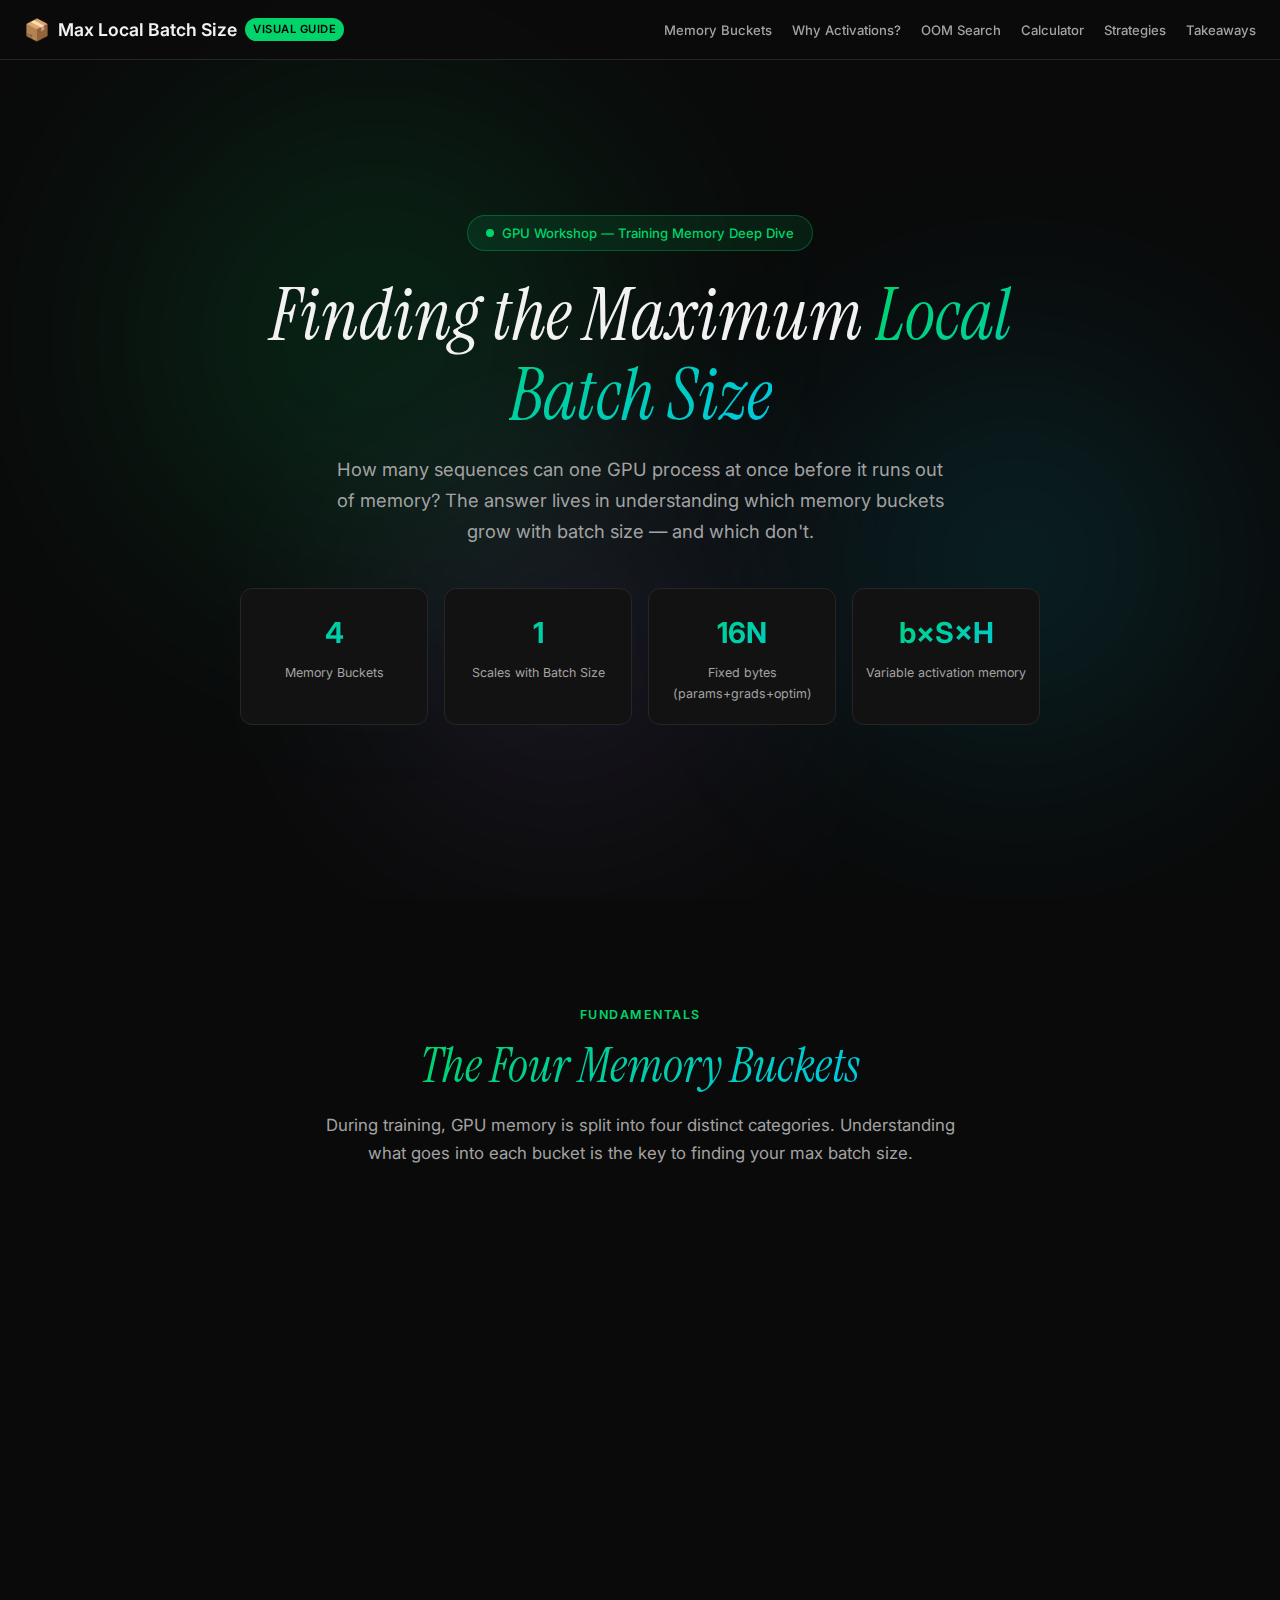
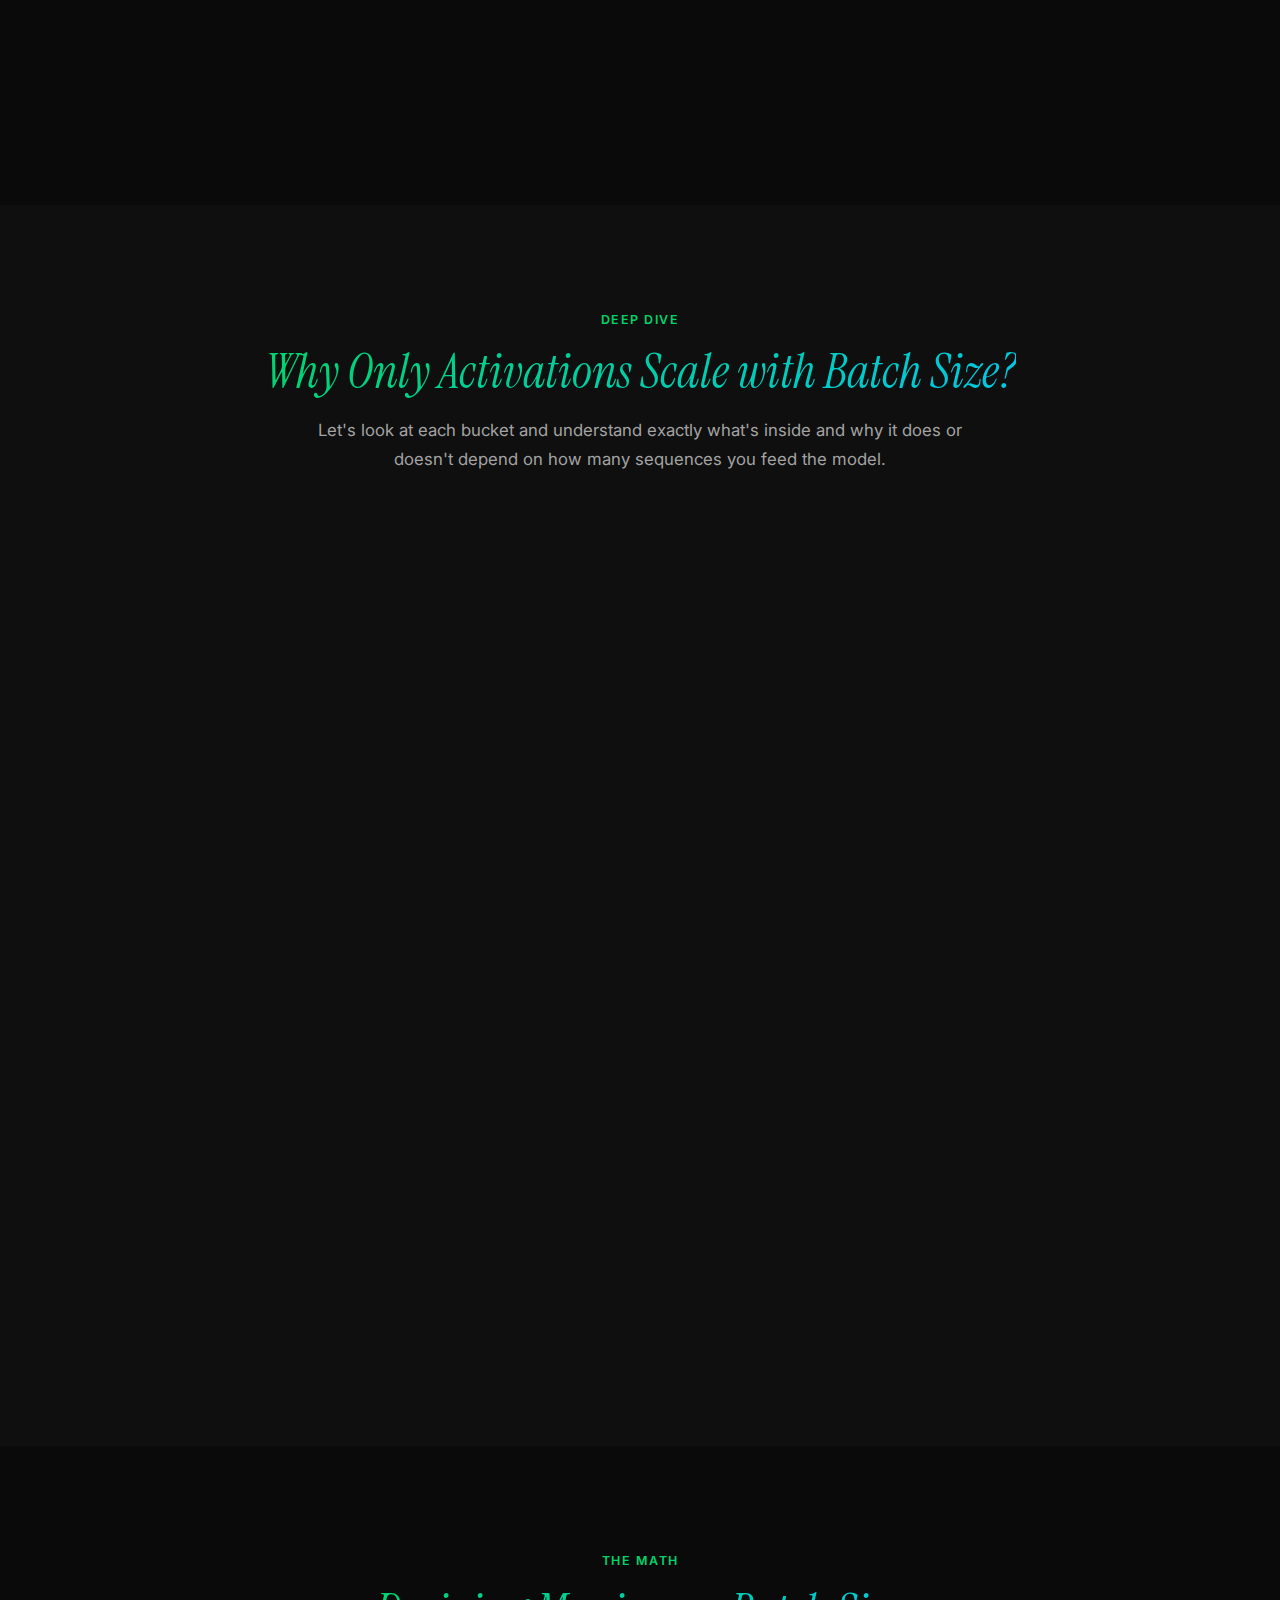
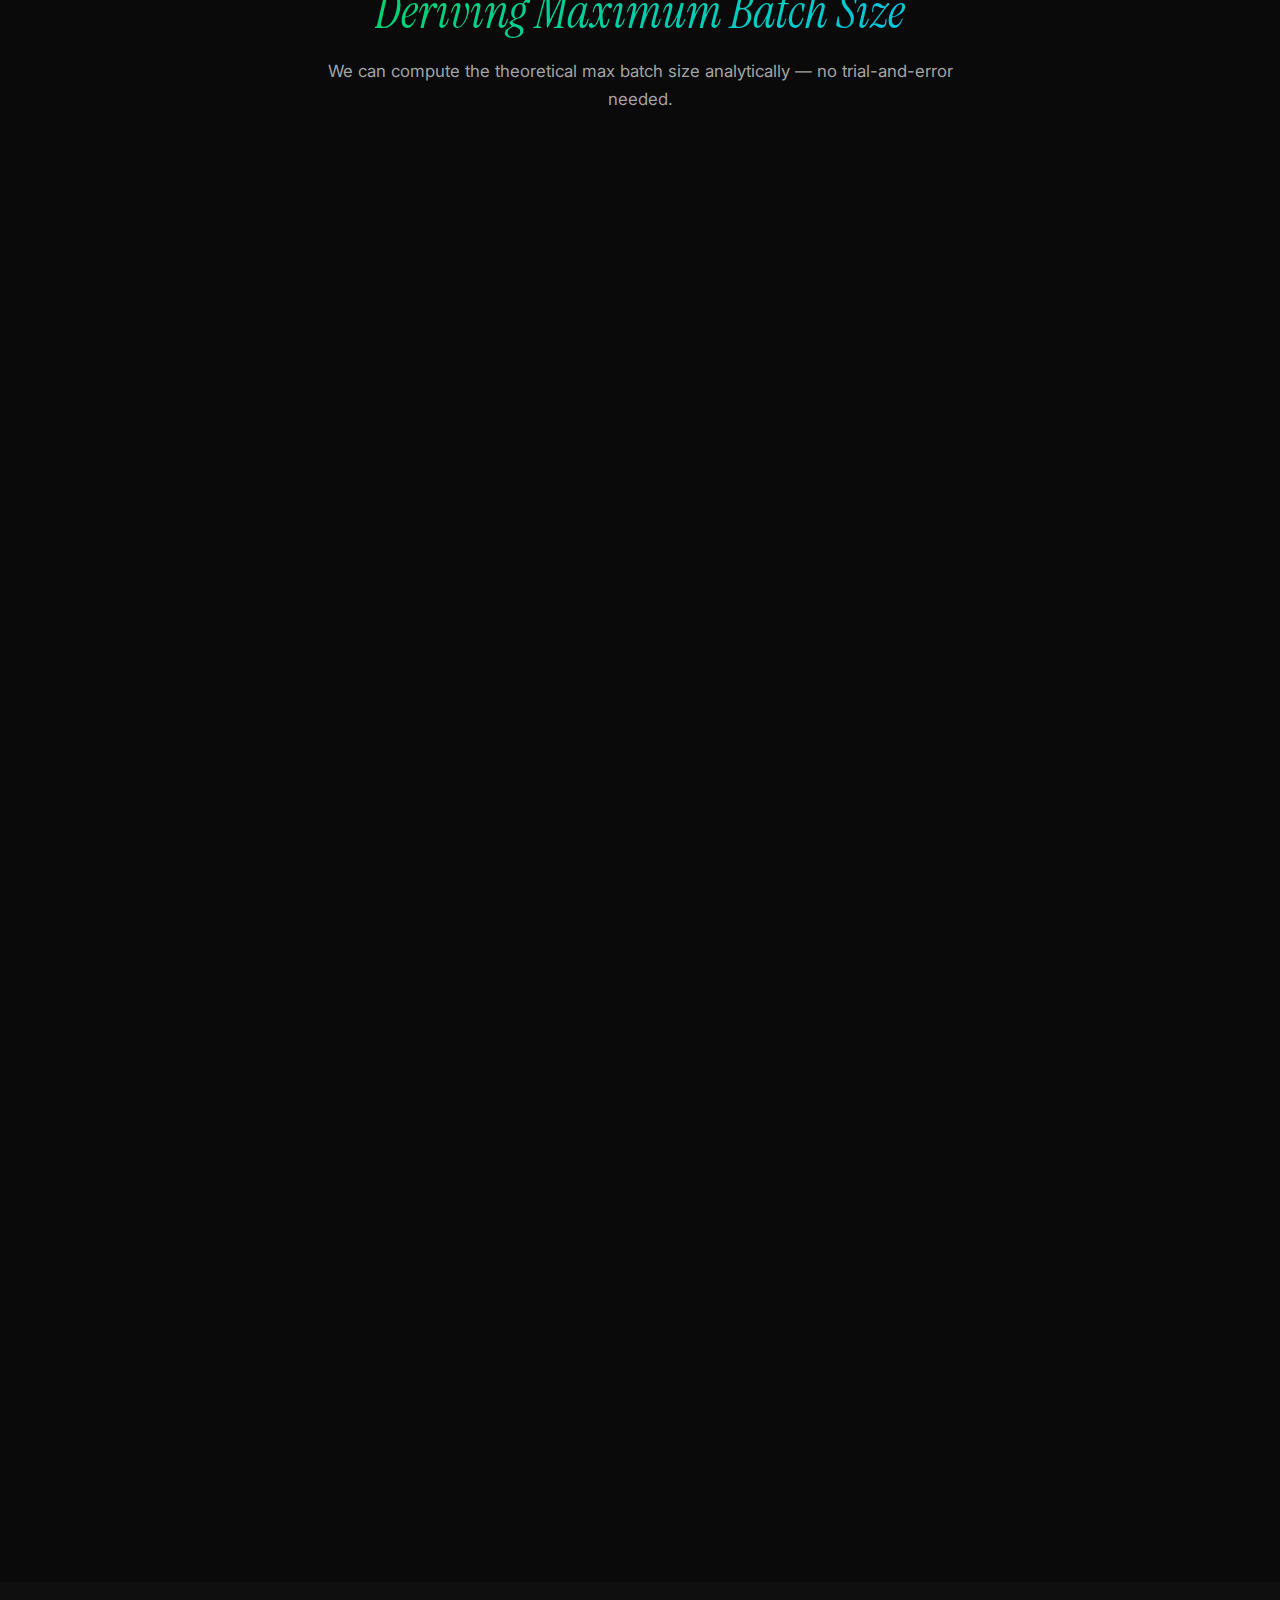
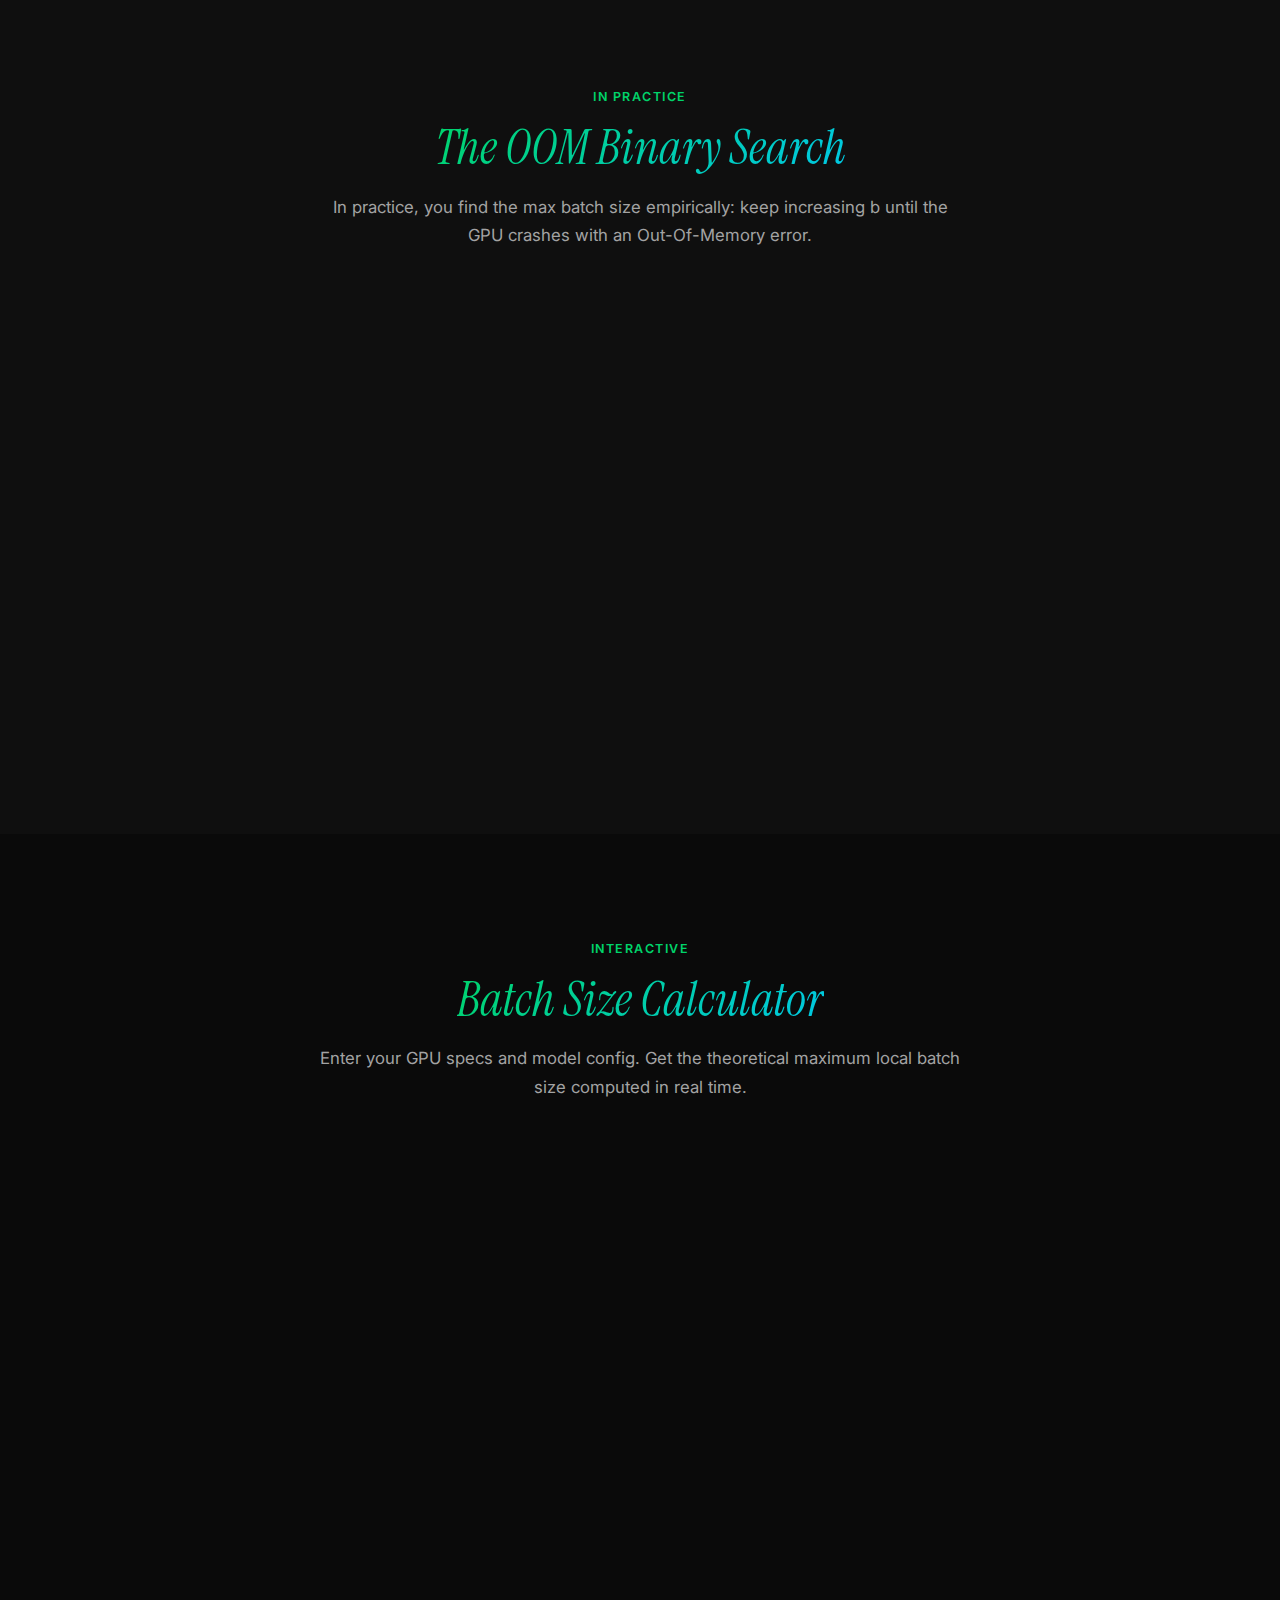
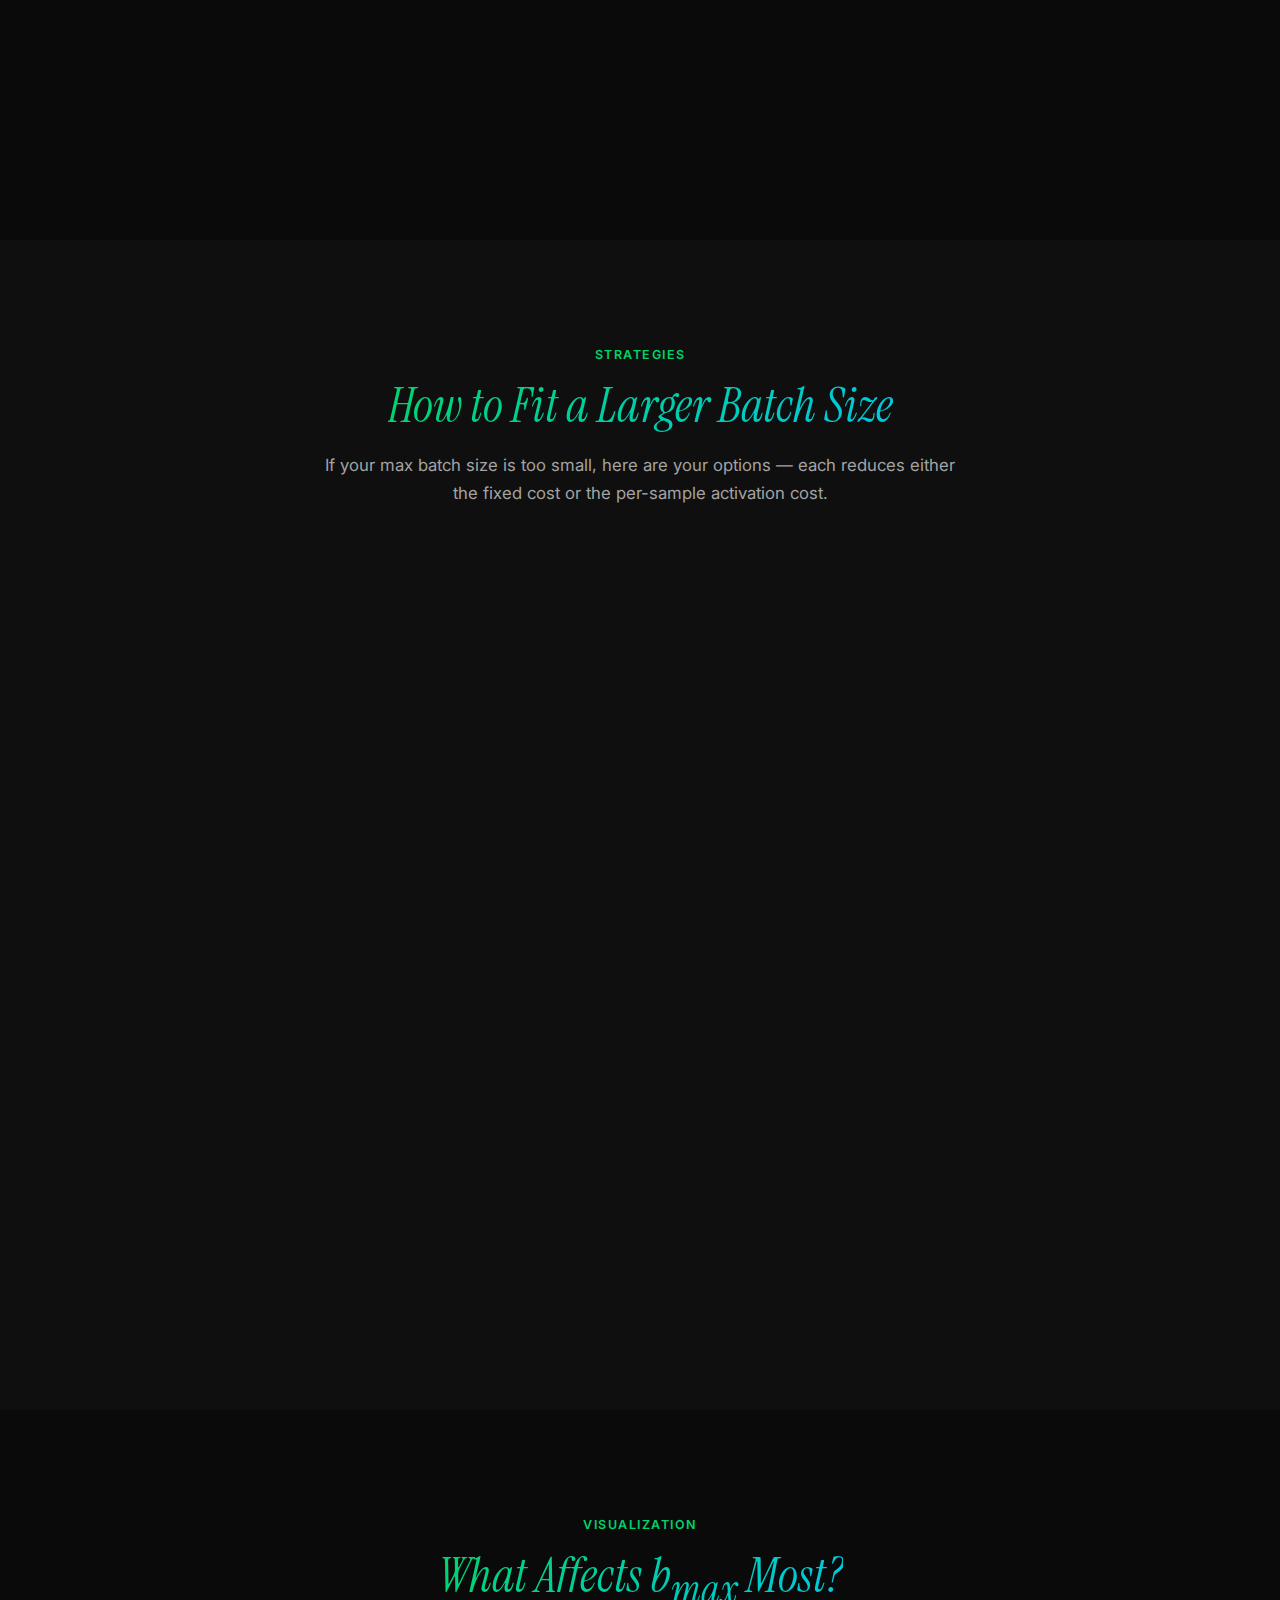
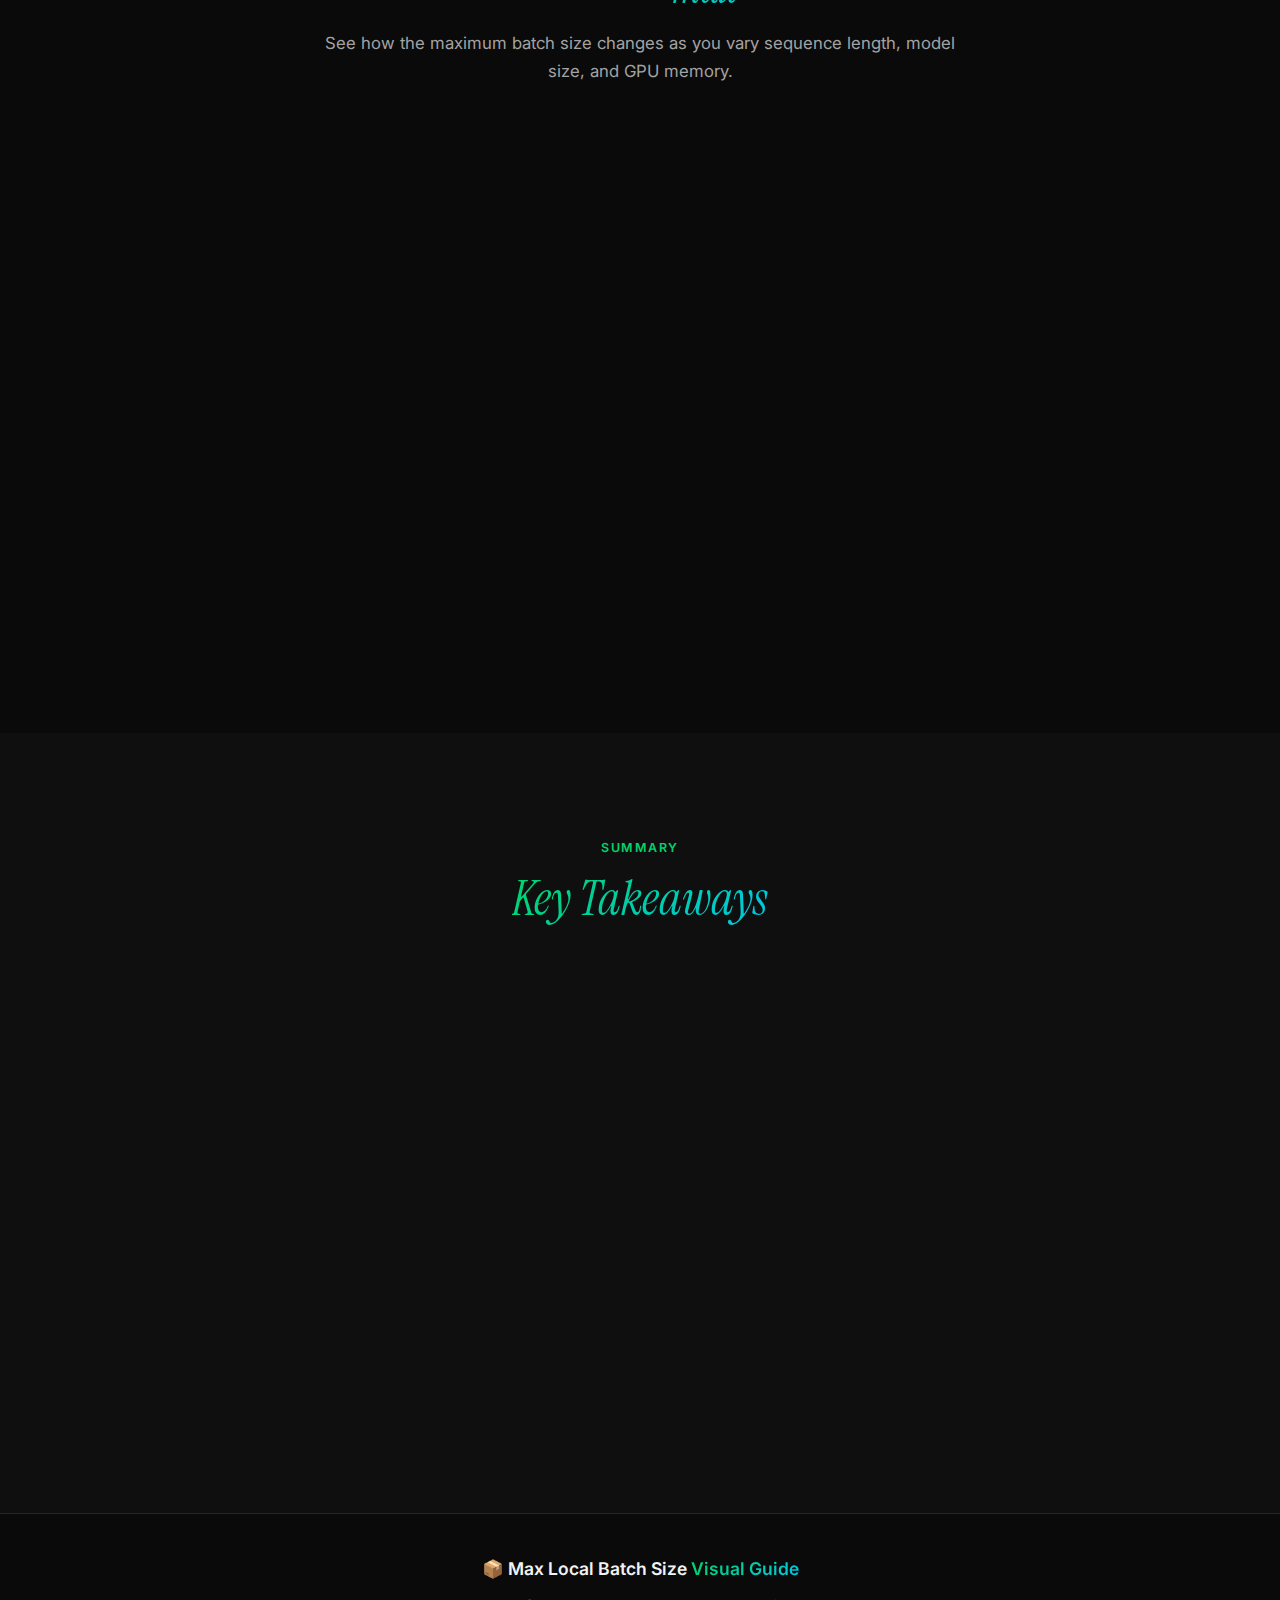
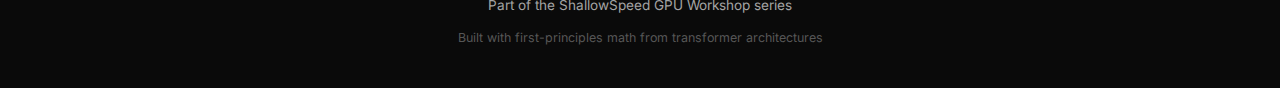
<file: max-local-batch-size.html>
<!DOCTYPE html>
<html lang="en">
<head>
<meta charset="UTF-8">
<meta name="viewport" content="width=device-width, initial-scale=1.0">
<title>Finding Maximum Local Batch Size — Visual Deep Dive</title>
<link href="https://fonts.googleapis.com/css2?family=Inter:wght@300;400;500;600;700&family=JetBrains+Mono:wght@400;500;600&family=Instrument+Serif:ital@0;1&display=swap" rel="stylesheet">
<style>
/* ========================================
   CSS Variables — same design system
   ======================================== */
:root {
  --bg: #0a0a0a;
  --bg-card: #121212;
  --bg-card-hover: #1a1a1a;
  --bg-section-alt: #0f0f0f;
  --fg: #f2f2f2;
  --fg-muted: #a3a3a3;
  --border: #262626;
  --border-light: #333;
  --primary: #00d46a;
  --primary-dim: #00a854;
  --secondary: #00c8e6;
  --accent: #a78bfa;
  --red: #FF7043;
  --orange: #FF9800;
  --yellow: #FFCA28;
  --blue: #42A5F5;
  --green: #66BB6A;
  --pink: #F06292;
  --font-sans: 'Inter', system-ui, -apple-system, sans-serif;
  --font-mono: 'JetBrains Mono', 'Fira Code', monospace;
  --font-serif: 'Instrument Serif', Georgia, serif;
  --max-w: 1280px;
  --glow-opacity: 0.15;
}

*, *::before, *::after { box-sizing: border-box; margin: 0; padding: 0; }
html { scroll-behavior: smooth; font-size: 16px; }
body {
  background: var(--bg); color: var(--fg);
  font-family: var(--font-sans); line-height: 1.7;
  -webkit-font-smoothing: antialiased; overflow-x: hidden;
}
a { color: var(--primary); text-decoration: none; }
a:hover { text-decoration: underline; }
code, pre { font-family: var(--font-mono); }
.container { max-width: var(--max-w); margin: 0 auto; padding: 0 24px; }
.gradient-text {
  background: linear-gradient(135deg, var(--primary) 0%, var(--secondary) 100%);
  -webkit-background-clip: text; -webkit-text-fill-color: transparent; background-clip: text;
}

/* NAVBAR */
.navbar {
  position: fixed; top: 0; left: 0; right: 0; z-index: 100;
  background: rgba(10,10,10,0.85); backdrop-filter: blur(16px);
  -webkit-backdrop-filter: blur(16px); border-bottom: 1px solid var(--border);
}
.nav-inner {
  max-width: var(--max-w); margin: 0 auto; padding: 12px 24px;
  display: flex; align-items: center; justify-content: space-between;
}
.nav-brand { display: flex; align-items: center; gap: 8px; font-weight: 600; font-size: 1.1rem; }
.brand-icon { font-size: 1.3rem; }
.brand-tag {
  font-size: 0.7rem; background: var(--primary); color: #000;
  padding: 2px 8px; border-radius: 9999px; font-weight: 600;
  text-transform: uppercase; letter-spacing: 0.5px;
}
.nav-links { display: flex; gap: 20px; flex-wrap: wrap; }
.nav-links a { color: var(--fg-muted); font-size: 0.82rem; font-weight: 500; transition: color 0.2s; }
.nav-links a:hover { color: var(--primary); text-decoration: none; }

/* HERO */
.hero {
  position: relative; min-height: 100vh; display: flex;
  align-items: center; justify-content: center; text-align: center;
  padding: 120px 24px 80px; overflow: hidden;
}
.hero-bg-orbs { position: absolute; inset: 0; pointer-events: none; }
.orb { position: absolute; border-radius: 50%; filter: blur(120px); opacity: 0.12; }
.orb-green { width: 500px; height: 500px; background: var(--primary); top: 10%; left: 10%; animation: float-slow 20s ease-in-out infinite; }
.orb-cyan { width: 400px; height: 400px; background: var(--secondary); top: 40%; right: 5%; animation: float-slow 25s ease-in-out infinite reverse; }
.orb-purple { width: 350px; height: 350px; background: var(--accent); bottom: 10%; left: 30%; animation: float-slow 22s ease-in-out infinite; }
@keyframes float-slow {
  0%, 100% { transform: translate(0, 0); }
  25% { transform: translate(30px, -20px); }
  50% { transform: translate(-20px, 30px); }
  75% { transform: translate(20px, 20px); }
}
.hero-content { position: relative; z-index: 1; max-width: 800px; }
.hero-badge {
  display: inline-flex; align-items: center; gap: 8px;
  background: rgba(0,212,106,0.1); border: 1px solid rgba(0,212,106,0.3);
  border-radius: 9999px; padding: 6px 18px; font-size: 0.82rem;
  font-weight: 500; color: var(--primary); margin-bottom: 24px;
}
.pulse-dot { width: 8px; height: 8px; background: var(--primary); border-radius: 50%; animation: pulse 2s ease-in-out infinite; }
@keyframes pulse { 0%, 100% { opacity: 1; transform: scale(1); } 50% { opacity: 0.5; transform: scale(1.4); } }
.hero h1 { font-family: var(--font-serif); font-style: italic; font-size: clamp(2.5rem, 7vw, 4.5rem); font-weight: 400; line-height: 1.1; margin-bottom: 20px; }
.hero-subtitle { font-size: 1.15rem; color: var(--fg-muted); line-height: 1.7; max-width: 620px; margin: 0 auto 40px; }
.hero-cards { display: grid; grid-template-columns: repeat(4, 1fr); gap: 16px; }
.hero-stat-card {
  background: var(--bg-card); border: 1px solid var(--border); border-radius: 12px;
  padding: 20px 12px; transition: border-color 0.3s, transform 0.2s;
}
.hero-stat-card:hover { border-color: rgba(0,212,106,0.3); transform: translateY(-2px); }
.stat-number {
  font-size: 1.8rem; font-weight: 700;
  background: linear-gradient(135deg, var(--primary), var(--secondary));
  -webkit-background-clip: text; -webkit-text-fill-color: transparent; background-clip: text;
}
.stat-label { font-size: 0.78rem; color: var(--fg-muted); margin-top: 4px; }

/* SECTIONS */
.section { padding: 100px 0; position: relative; }
.section-dark { background: var(--bg-section-alt); }
.section-heading { text-align: center; margin-bottom: 60px; }
.section-label {
  display: inline-block; font-size: 0.78rem; font-weight: 600;
  text-transform: uppercase; letter-spacing: 1.5px; color: var(--primary); margin-bottom: 12px;
}
.section-heading h2 {
  font-family: var(--font-serif); font-style: italic;
  font-size: clamp(2rem, 4vw, 3rem); font-weight: 400; line-height: 1.2; margin-bottom: 16px;
}
.section-subtitle { color: var(--fg-muted); font-size: 1.05rem; max-width: 650px; margin: 0 auto; }

/* CARDS */
.card {
  background: var(--bg-card); border: 1px solid var(--border); border-radius: 16px;
  padding: 28px 24px; transition: border-color 0.3s, transform 0.2s;
}
.card:hover { border-color: rgba(0,212,106,0.3); transform: translateY(-3px); }
.card h3 { font-size: 1.15rem; font-weight: 600; margin-bottom: 8px; }
.card p, .card li { font-size: 0.88rem; color: var(--fg-muted); line-height: 1.6; }
.card code {
  background: rgba(0,0,0,0.3); padding: 2px 6px; border-radius: 4px;
  font-size: 0.82rem; color: var(--secondary);
}

/* GRIDS */
.grid-2 { display: grid; grid-template-columns: 1fr 1fr; gap: 24px; }
.grid-3 { display: grid; grid-template-columns: repeat(3, 1fr); gap: 20px; }
.grid-4 { display: grid; grid-template-columns: repeat(4, 1fr); gap: 16px; }

/* EQUATION BOX */
.equation-box {
  background: rgba(0,0,0,0.3); border: 1px solid var(--border); border-radius: 10px;
  padding: 18px 24px; margin: 16px 0; text-align: center;
  font-family: var(--font-mono); font-size: 0.92rem; color: var(--secondary); line-height: 2;
}
.equation-box .eq-label {
  display: block; font-family: var(--font-sans); font-size: 0.72rem;
  color: var(--fg-muted); text-transform: uppercase; letter-spacing: 1px;
  margin-bottom: 8px; font-weight: 600;
}
.equation-box .eq-highlight { color: var(--primary); font-weight: 600; }

/* CALLOUTS */
.callout { border-radius: 10px; padding: 16px 20px; font-size: 0.85rem; line-height: 1.6; margin: 16px 0; }
.callout-info { background: rgba(66,165,245,0.08); border: 1px solid rgba(66,165,245,0.2); color: var(--fg-muted); }
.callout-green { background: rgba(0,212,106,0.08); border: 1px solid rgba(0,212,106,0.2); color: var(--fg-muted); }
.callout-warn { background: rgba(255,112,67,0.08); border: 1px solid rgba(255,112,67,0.2); color: var(--fg-muted); }
.callout-purple { background: rgba(167,139,250,0.08); border: 1px solid rgba(167,139,250,0.2); color: var(--fg-muted); }
.callout strong { color: var(--fg); }
.callout code { background: rgba(0,0,0,0.3); padding: 2px 6px; border-radius: 4px; font-size: 0.78rem; color: var(--secondary); }

/* MEMORY BAR */
.mem-bar-row { display: flex; border-radius: 8px; overflow: hidden; height: 48px; }
.mem-seg {
  display: flex; align-items: center; justify-content: center;
  font-size: 0.68rem; font-weight: 600; color: #fff;
  transition: flex 0.6s ease; white-space: nowrap; overflow: hidden; min-width: 0;
}
.mem-seg.params { background: #a78bfa; }
.mem-seg.grads { background: #7c5cbf; }
.mem-seg.optim { background: #5b3a9e; }
.mem-seg.act { background: #42A5F5; }
.mem-seg.free { background: rgba(255,255,255,0.04); border: 1px dashed rgba(255,255,255,0.1); color: var(--fg-muted); }

/* GPU DIAGRAM */
.gpu-diagram {
  background: rgba(0,0,0,0.25); border-radius: 16px; padding: 28px; margin: 20px 0;
  border: 1px solid var(--border);
}
.gpu-chip {
  border: 2px solid var(--border-light); border-radius: 16px; padding: 20px;
  background: rgba(255,255,255,0.02); position: relative; max-width: 500px; margin: 0 auto;
}
.gpu-chip-label {
  position: absolute; top: -10px; left: 20px; background: var(--bg-section-alt);
  padding: 0 8px; font-size: 0.72rem; font-weight: 600; color: var(--fg-muted);
  text-transform: uppercase; letter-spacing: 1px;
}

/* OOM ANIMATION */
.oom-step {
  display: flex; align-items: center; gap: 16px; padding: 14px 20px;
  border-radius: 12px; margin-bottom: 8px; transition: all 0.4s ease;
  border: 1px solid var(--border); background: var(--bg-card);
}
.oom-step.ok { border-color: rgba(0,212,106,0.3); background: rgba(0,212,106,0.03); }
.oom-step.warn { border-color: rgba(255,152,0,0.3); background: rgba(255,152,0,0.03); }
.oom-step.oom { border-color: rgba(255,112,67,0.4); background: rgba(255,112,67,0.05); }
.oom-status {
  width: 36px; height: 36px; border-radius: 50%; display: flex;
  align-items: center; justify-content: center; font-size: 1.1rem; font-weight: 700; flex-shrink: 0;
}
.oom-status.ok { background: rgba(0,212,106,0.15); color: var(--primary); }
.oom-status.warn { background: rgba(255,152,0,0.15); color: var(--orange); }
.oom-status.oom { background: rgba(255,112,67,0.15); color: var(--red); }
.oom-batch { font-size: 1rem; font-weight: 600; min-width: 80px; }
.oom-detail { font-size: 0.82rem; color: var(--fg-muted); flex: 1; }
.oom-bar-wrap { flex: 1; max-width: 300px; }
.oom-bar-bg { height: 10px; background: rgba(255,255,255,0.05); border-radius: 5px; overflow: hidden; }
.oom-bar-fill { height: 100%; border-radius: 5px; transition: width 0.6s ease; }

/* INTERACTIVE CALCULATOR */
.calc-panel {
  background: var(--bg-card); border: 1px solid var(--border); border-radius: 16px;
  padding: 28px; margin: 20px 0;
}
.calc-row {
  display: flex; align-items: center; gap: 16px; margin-bottom: 16px; flex-wrap: wrap;
}
.calc-label { min-width: 160px; font-size: 0.85rem; font-weight: 500; }
.calc-input {
  background: rgba(0,0,0,0.3); border: 1px solid var(--border); border-radius: 8px;
  padding: 8px 14px; color: var(--fg); font-family: var(--font-mono); font-size: 0.88rem;
  width: 140px; outline: none; transition: border-color 0.2s;
}
.calc-input:focus { border-color: var(--primary); }
.calc-unit { font-size: 0.78rem; color: var(--fg-muted); }
.calc-result {
  padding: 20px; background: rgba(0,212,106,0.06); border: 1px solid rgba(0,212,106,0.2);
  border-radius: 12px; margin-top: 16px;
}
.calc-result-big {
  font-size: 2.5rem; font-weight: 700; font-family: var(--font-mono);
  background: linear-gradient(135deg, var(--primary), var(--secondary));
  -webkit-background-clip: text; -webkit-text-fill-color: transparent; background-clip: text;
}

/* SENSITIVITY CHART */
.chart-container {
  background: var(--bg-card); border: 1px solid var(--border); border-radius: 16px;
  padding: 28px; margin: 24px 0;
}
.chart-container h4 { font-size: 1rem; font-weight: 600; margin-bottom: 4px; }
.chart-subtitle { font-size: 0.82rem; color: var(--fg-muted); margin-bottom: 20px; }
.chart-area { position: relative; height: 300px; }
.chart-area svg { width: 100%; height: 100%; }

/* MODEL TABS */
.model-tabs { display: flex; gap: 8px; margin-bottom: 16px; justify-content: center; flex-wrap: wrap; }
.model-tab {
  padding: 6px 14px; border-radius: 8px; font-size: 0.78rem; font-weight: 500;
  border: 1px solid var(--border); background: transparent; color: var(--fg-muted);
  cursor: pointer; transition: all 0.2s;
}
.model-tab:hover { border-color: rgba(0,200,230,0.3); color: var(--fg); }
.model-tab.active { background: rgba(0,200,230,0.1); border-color: var(--secondary); color: var(--secondary); font-weight: 600; }

/* COMPARISON TABLE */
.comp-table-wrap { overflow-x: auto; border-radius: 12px; border: 1px solid var(--border); margin: 20px 0; }
.comp-table { width: 100%; border-collapse: collapse; font-size: 0.85rem; }
.comp-table thead { background: #1a1a2e; }
.comp-table th {
  padding: 14px 16px; text-align: left; font-size: 0.75rem; font-weight: 600;
  text-transform: uppercase; letter-spacing: 0.5px; color: var(--fg-muted); border-bottom: 1px solid var(--border);
}
.comp-table td {
  padding: 12px 16px; border-bottom: 1px solid rgba(38,38,38,0.5); color: var(--fg-muted); font-size: 0.82rem;
}
.comp-table td code { background: rgba(0,0,0,0.3); padding: 2px 6px; border-radius: 4px; font-size: 0.78rem; color: var(--secondary); }
.val-good { color: var(--primary) !important; font-weight: 600; }
.val-bad { color: var(--red) !important; font-weight: 600; }
.val-ok { color: var(--orange) !important; font-weight: 600; }

/* BUCKET VISUAL */
.bucket-row { display: flex; gap: 12px; flex-wrap: wrap; justify-content: center; margin: 20px 0; }
.bucket {
  border-radius: 14px; padding: 20px; text-align: center; min-width: 140px; flex: 1; max-width: 220px;
  transition: transform 0.3s, box-shadow 0.3s; cursor: default;
}
.bucket:hover { transform: translateY(-4px); }
.bucket-icon { font-size: 2rem; margin-bottom: 8px; }
.bucket-name { font-size: 0.88rem; font-weight: 600; margin-bottom: 4px; }
.bucket-formula { font-family: var(--font-mono); font-size: 0.75rem; margin-bottom: 6px; }
.bucket-scales { font-size: 0.72rem; font-weight: 700; padding: 3px 10px; border-radius: 9999px; display: inline-block; }

/* TAKEAWAY CARDS */
.takeaway-card {
  background: var(--bg-card); border: 1px solid var(--border); border-radius: 14px;
  padding: 24px; position: relative; overflow: hidden;
}
.takeaway-card::before {
  content: ''; position: absolute; top: 0; left: 0; right: 0; height: 3px;
  background: linear-gradient(90deg, var(--primary), var(--secondary));
}
.takeaway-num {
  width: 28px; height: 28px; border-radius: 50%;
  background: rgba(0,212,106,0.12); color: var(--primary); font-weight: 700;
  font-size: 0.8rem; display: flex; align-items: center; justify-content: center; margin-bottom: 12px;
}
.takeaway-card h4 { font-size: 0.95rem; font-weight: 600; margin-bottom: 8px; }
.takeaway-card p { font-size: 0.85rem; color: var(--fg-muted); line-height: 1.6; }

/* FOOTER */
.footer { border-top: 1px solid var(--border); padding: 40px 0; text-align: center; }
.footer-inner { display: flex; flex-direction: column; align-items: center; gap: 10px; }
.footer-brand { font-size: 1.1rem; font-weight: 600; }
.footer p { font-size: 0.85rem; color: var(--fg-muted); }
.footer-muted { font-size: 0.78rem !important; color: rgba(163,163,163,0.5) !important; }

/* ANIMATIONS */
.fade-in { opacity: 0; transform: translateY(20px); transition: opacity 0.6s ease, transform 0.6s ease; }
.fade-in.visible { opacity: 1; transform: translateY(0); }

/* RESPONSIVE */
@media (max-width: 768px) {
  .hero-cards { grid-template-columns: repeat(2, 1fr); }
  .nav-links { display: none; }
  .hero h1 { font-size: 2.2rem; }
  .section { padding: 60px 0; }
  .grid-2, .grid-3, .grid-4 { grid-template-columns: 1fr; }
  .bucket-row { flex-direction: column; align-items: center; }
  .calc-row { flex-direction: column; align-items: flex-start; }
  .calc-input { width: 100%; }
}

::selection { background: rgba(0,212,106,0.3); color: #fff; }

/* Num highlights */
.num-green { color: var(--primary); font-weight: 700; font-family: var(--font-mono); }
.num-blue { color: var(--blue); font-weight: 700; font-family: var(--font-mono); }
.num-orange { color: var(--orange); font-weight: 700; font-family: var(--font-mono); }
.num-red { color: var(--red); font-weight: 700; font-family: var(--font-mono); }

/* Slider styling */
input[type="range"] { width: 100%; accent-color: var(--primary); cursor: pointer; }
</style>
</head>
<body>

<!-- ============ NAVBAR ============ -->
<nav class="navbar">
  <div class="nav-inner">
    <div class="nav-brand">
      <span class="brand-icon">📦</span>
      <span>Max Local Batch Size</span>
      <span class="brand-tag">Visual Guide</span>
    </div>
    <div class="nav-links">
      <a href="#memory-buckets">Memory Buckets</a>
      <a href="#why-activations">Why Activations?</a>
      <a href="#oom-search">OOM Search</a>
      <a href="#calculator">Calculator</a>
      <a href="#strategies">Strategies</a>
      <a href="#takeaways">Takeaways</a>
    </div>
  </div>
</nav>

<!-- ============ HERO ============ -->
<section class="hero" id="overview">
  <div class="hero-bg-orbs">
    <div class="orb orb-green"></div>
    <div class="orb orb-cyan"></div>
    <div class="orb orb-purple"></div>
  </div>
  <div class="hero-content">
    <div class="hero-badge">
      <span class="pulse-dot"></span>
      GPU Workshop — Training Memory Deep Dive
    </div>
    <h1>Finding the Maximum <span class="gradient-text">Local Batch Size</span></h1>
    <p class="hero-subtitle">How many sequences can one GPU process at once before it runs out of memory? The answer lives in understanding which memory buckets grow with batch size — and which don't.</p>
    <div class="hero-cards">
      <div class="hero-stat-card">
        <div class="stat-number">4</div>
        <div class="stat-label">Memory Buckets</div>
      </div>
      <div class="hero-stat-card">
        <div class="stat-number">1</div>
        <div class="stat-label">Scales with Batch Size</div>
      </div>
      <div class="hero-stat-card">
        <div class="stat-number">16N</div>
        <div class="stat-label">Fixed bytes (params+grads+optim)</div>
      </div>
      <div class="hero-stat-card">
        <div class="stat-number">b&times;S&times;H</div>
        <div class="stat-label">Variable activation memory</div>
      </div>
    </div>
  </div>
</section>

<!-- ============ MEMORY BUCKETS ============ -->
<section class="section" id="memory-buckets">
  <div class="container">
    <div class="section-heading">
      <div class="section-label">Fundamentals</div>
      <h2><span class="gradient-text">The Four Memory Buckets</span></h2>
      <p class="section-subtitle">During training, GPU memory is split into four distinct categories. Understanding what goes into each bucket is the key to finding your max batch size.</p>
    </div>

    <!-- Four buckets visual -->
    <div class="bucket-row fade-in">
      <div class="bucket" style="background: rgba(167,139,250,0.08); border: 1.5px solid rgba(167,139,250,0.3);">
        <div class="bucket-icon">🧱</div>
        <div class="bucket-name" style="color: var(--accent);">Parameters</div>
        <div class="bucket-formula" style="color: var(--accent);">4N bytes</div>
        <div class="bucket-scales" style="background: rgba(167,139,250,0.15); color: var(--accent);">Fixed</div>
      </div>
      <div class="bucket" style="background: rgba(124,92,191,0.08); border: 1.5px solid rgba(124,92,191,0.3);">
        <div class="bucket-icon">📐</div>
        <div class="bucket-name" style="color: #b794f6;">Gradients</div>
        <div class="bucket-formula" style="color: #b794f6;">4N bytes</div>
        <div class="bucket-scales" style="background: rgba(124,92,191,0.15); color: #b794f6;">Fixed</div>
      </div>
      <div class="bucket" style="background: rgba(91,58,158,0.08); border: 1.5px solid rgba(91,58,158,0.3);">
        <div class="bucket-icon">⚙️</div>
        <div class="bucket-name" style="color: #9370DB;">Optimizer</div>
        <div class="bucket-formula" style="color: #9370DB;">8N bytes</div>
        <div class="bucket-scales" style="background: rgba(91,58,158,0.15); color: #9370DB;">Fixed</div>
      </div>
      <div class="bucket" style="background: rgba(66,165,245,0.08); border: 1.5px solid rgba(66,165,245,0.3);">
        <div class="bucket-icon">⚡</div>
        <div class="bucket-name" style="color: var(--blue);">Activations</div>
        <div class="bucket-formula" style="color: var(--blue);">~L&times;34&times;S&times;<u>b</u>&times;H&times;2</div>
        <div class="bucket-scales" style="background: rgba(66,165,245,0.15); color: var(--blue);">Scales with b!</div>
      </div>
    </div>

    <div class="equation-box fade-in">
      <span class="eq-label">Total GPU Memory</span>
      M<sub>total</sub> = <span style="color: var(--accent);">16N</span> + <span class="eq-highlight">f(b, S, H, L)</span>
      <br>
      <span style="font-size: 0.75rem; color: var(--fg-muted); font-family: var(--font-sans);">
        fixed (doesn't change with batch size) &nbsp;+&nbsp; activations (grows linearly with b)
      </span>
    </div>

    <!-- The key insight -->
    <div class="callout callout-green fade-in" style="margin-top: 24px;">
      <strong>The central insight:</strong> Parameters, gradients, and optimizer states depend only on the number of model parameters N. They are the same whether you process 1 sequence or 100. Only <strong>activations</strong> grow when you increase batch size b. So finding the max batch size is really asking: <em>"How much memory is left after the fixed costs, and how many batches of activations can I fit?"</em>
    </div>
  </div>
</section>

<!-- ============ WHY ACTIVATIONS SCALE ============ -->
<section class="section section-dark" id="why-activations">
  <div class="container">
    <div class="section-heading">
      <div class="section-label">Deep Dive</div>
      <h2><span class="gradient-text">Why Only Activations Scale with Batch Size?</span></h2>
      <p class="section-subtitle">Let's look at each bucket and understand exactly what's inside and why it does or doesn't depend on how many sequences you feed the model.</p>
    </div>

    <div class="grid-2 fade-in">
      <!-- Fixed buckets -->
      <div class="card" style="border-top: 3px solid var(--accent);">
        <h3>Fixed Buckets: Parameters, Gradients, Optimizer</h3>
        <p style="margin-bottom: 16px;">These all depend on the model's <strong>weight matrices</strong>, which have a fixed shape determined by H (hidden size), L (layers), V (vocab).</p>

        <div style="background: rgba(0,0,0,0.2); border-radius: 10px; padding: 16px; margin-bottom: 12px;">
          <div style="font-size: 0.78rem; font-weight: 600; color: var(--accent); margin-bottom: 8px;">Example: One Linear Layer W of shape [4096, 4096]</div>
          <div style="display: flex; flex-direction: column; gap: 6px;">
            <div style="display: flex; justify-content: space-between; font-size: 0.78rem; padding: 6px 10px; background: rgba(167,139,250,0.08); border-radius: 6px;">
              <span>Parameters (W itself)</span>
              <span style="color: var(--accent); font-family: var(--font-mono);">4096&times;4096&times;4 = 64 MB</span>
            </div>
            <div style="display: flex; justify-content: space-between; font-size: 0.78rem; padding: 6px 10px; background: rgba(124,92,191,0.08); border-radius: 6px;">
              <span>Gradients (dW, same shape)</span>
              <span style="color: #b794f6; font-family: var(--font-mono);">4096&times;4096&times;4 = 64 MB</span>
            </div>
            <div style="display: flex; justify-content: space-between; font-size: 0.78rem; padding: 6px 10px; background: rgba(91,58,158,0.08); border-radius: 6px;">
              <span>Optimizer (Adam m + v)</span>
              <span style="color: #9370DB; font-family: var(--font-mono);">64 MB + 64 MB = 128 MB</span>
            </div>
          </div>
          <div style="margin-top: 8px; font-size: 0.75rem; color: var(--fg-muted); text-align: center;">
            None of these change if b=1 or b=100. Shape is always [4096, 4096].
          </div>
        </div>

        <div class="callout callout-purple" style="margin: 0; padding: 10px 14px;">
          <strong>Why?</strong> The weight matrix W has shape <code>[H, H]</code> — determined by the architecture, not the data. Whether you multiply <code>[1, H] @ W</code> or <code>[100, H] @ W</code>, W itself doesn't change.
        </div>
      </div>

      <!-- Variable bucket -->
      <div class="card" style="border-top: 3px solid var(--blue);">
        <h3>Variable Bucket: Activations</h3>
        <p style="margin-bottom: 16px;">Activations are the <strong>intermediate outputs</strong> at every layer during the forward pass, saved for use in the backward pass.</p>

        <div style="background: rgba(0,0,0,0.2); border-radius: 10px; padding: 16px; margin-bottom: 12px;">
          <div style="font-size: 0.78rem; font-weight: 600; color: var(--blue); margin-bottom: 8px;">Example: Y = X @ W where X has shape [b, S, H]</div>
          <div style="display: flex; flex-direction: column; gap: 6px;">
            <div style="display: flex; justify-content: space-between; font-size: 0.78rem; padding: 6px 10px; background: rgba(66,165,245,0.08); border-radius: 6px;">
              <span>b = 1: Input stored</span>
              <span style="color: var(--blue); font-family: var(--font-mono);">1&times;S&times;H&times;2 bytes</span>
            </div>
            <div style="display: flex; justify-content: space-between; font-size: 0.78rem; padding: 6px 10px; background: rgba(66,165,245,0.12); border-radius: 6px;">
              <span>b = 4: Input stored</span>
              <span style="color: var(--blue); font-family: var(--font-mono);">4&times;S&times;H&times;2 bytes</span>
            </div>
            <div style="display: flex; justify-content: space-between; font-size: 0.78rem; padding: 6px 10px; background: rgba(66,165,245,0.18); border-radius: 6px;">
              <span>b = 8: Input stored</span>
              <span style="color: var(--blue); font-family: var(--font-mono);">8&times;S&times;H&times;2 bytes</span>
            </div>
          </div>
          <div style="margin-top: 8px; font-size: 0.75rem; color: var(--fg-muted); text-align: center;">
            Every activation tensor has b in its shape &rarr; memory grows linearly with b.
          </div>
        </div>

        <div class="callout callout-info" style="margin: 0; padding: 10px 14px;">
          <strong>Why?</strong> For Y = XW, the backward pass needs X to compute <code>dW = X<sup>T</sup> dY</code>. We must store X, which has shape <code>[b, S, H]</code>. More sequences = bigger X = more memory.
        </div>
      </div>
    </div>

    <!-- Interactive memory bar -->
    <div class="card fade-in" style="margin-top: 32px;">
      <h3 style="margin-bottom: 4px;">Interactive: Watch Memory Grow with Batch Size</h3>
      <p style="margin-bottom: 16px;">Drag the slider to increase batch size. Watch how the fixed buckets stay the same while activations eat more and more GPU memory.</p>

      <div style="margin-bottom: 12px;">
        <div style="display: flex; justify-content: space-between; align-items: center; margin-bottom: 8px;">
          <span style="font-size: 0.85rem; font-weight: 600;">Local Batch Size: <span id="bslider-val" class="num-green">1</span></span>
          <span style="font-size: 0.82rem; font-family: var(--font-mono);">Total: <span id="bslider-total" class="num-blue">—</span> / 80.0 GiB</span>
        </div>
        <input type="range" min="1" max="16" value="1" id="bslider" style="margin-bottom: 8px;">
      </div>
      <div class="mem-bar-row" id="bslider-bar"></div>
      <div style="display: flex; flex-wrap: wrap; gap: 12px; margin-top: 12px; justify-content: center;">
        <div style="display: flex; align-items: center; gap: 5px; font-size: 0.72rem; color: var(--fg-muted);"><div style="width:12px;height:12px;border-radius:3px;background:#a78bfa;"></div> Params</div>
        <div style="display: flex; align-items: center; gap: 5px; font-size: 0.72rem; color: var(--fg-muted);"><div style="width:12px;height:12px;border-radius:3px;background:#7c5cbf;"></div> Gradients</div>
        <div style="display: flex; align-items: center; gap: 5px; font-size: 0.72rem; color: var(--fg-muted);"><div style="width:12px;height:12px;border-radius:3px;background:#5b3a9e;"></div> Optimizer</div>
        <div style="display: flex; align-items: center; gap: 5px; font-size: 0.72rem; color: var(--fg-muted);"><div style="width:12px;height:12px;border-radius:3px;background:#42A5F5;"></div> Activations</div>
        <div style="display: flex; align-items: center; gap: 5px; font-size: 0.72rem; color: var(--fg-muted);"><div style="width:12px;height:12px;border-radius:3px;background:rgba(255,255,255,0.08);border:1px dashed rgba(255,255,255,0.2);"></div> Free</div>
      </div>
      <div id="bslider-oom" style="margin-top: 12px; text-align: center; font-size: 0.88rem; font-weight: 600; min-height: 24px;"></div>
    </div>
  </div>
</section>

<!-- ============ THE FORMULA ============ -->
<section class="section" id="formula">
  <div class="container">
    <div class="section-heading">
      <div class="section-label">The Math</div>
      <h2><span class="gradient-text">Deriving Maximum Batch Size</span></h2>
      <p class="section-subtitle">We can compute the theoretical max batch size analytically — no trial-and-error needed.</p>
    </div>

    <div class="card fade-in" style="max-width: 800px; margin: 0 auto;">
      <h3 style="margin-bottom: 16px; text-align: center;">Step-by-Step Derivation</h3>

      <div class="equation-box">
        <span class="eq-label">Step 1: Total memory constraint</span>
        M<sub>GPU</sub> &ge; M<sub>fixed</sub> + M<sub>activations</sub>(b)
      </div>

      <div class="equation-box">
        <span class="eq-label">Step 2: Fixed memory (depends only on N)</span>
        M<sub>fixed</sub> = <span style="color: var(--accent);">4N</span> + <span style="color: #b794f6;">4N</span> + <span style="color: #9370DB;">8N</span> = <span class="eq-highlight">16N</span> bytes
      </div>

      <div class="equation-box">
        <span class="eq-label">Step 3: Activation memory per layer (bf16)</span>
        M<sub>act</sub> = L &times; (34 &times; S &times; <span class="eq-highlight">b</span> &times; H + 5 &times; n<sub>heads</sub> &times; S&sup2; &times; <span class="eq-highlight">b</span>) &times; 2 bytes
      </div>

      <div class="equation-box" style="border-color: rgba(0,212,106,0.3); background: rgba(0,212,106,0.04);">
        <span class="eq-label">Step 4: Solve for b</span>
        <span class="eq-highlight">b<sub>max</sub></span> = &lfloor; (M<sub>GPU</sub> - 16N) / (L &times; (34&times;S&times;H + 5&times;n&times;S&sup2;) &times; 2) &rfloor;
      </div>

      <div class="callout callout-info" style="margin-top: 16px;">
        <strong>In plain English:</strong> Take your GPU's total memory, subtract the fixed cost (16N bytes for params + grads + optimizer), and divide by how much memory <em>one sequence</em> needs in activations across all layers. The result is how many sequences fit.
      </div>
    </div>

    <!-- Worked example -->
    <div class="card fade-in" style="max-width: 800px; margin: 24px auto 0;">
      <h3 style="text-align: center; margin-bottom: 16px;">Worked Example: Llama 3.1 8B on A100 80GB</h3>
      <div class="comp-table-wrap" style="margin: 0;">
        <table class="comp-table">
          <thead><tr><th>Component</th><th>Value</th><th>Memory</th></tr></thead>
          <tbody>
            <tr><td><strong>GPU Memory</strong></td><td>A100</td><td class="num-green" style="font-family: var(--font-mono);">80.0 GiB</td></tr>
            <tr><td>Parameters (fp32)</td><td>8B &times; 4 bytes</td><td style="font-family: var(--font-mono);">29.8 GiB</td></tr>
            <tr><td>Gradients (fp32)</td><td>8B &times; 4 bytes</td><td style="font-family: var(--font-mono);">29.8 GiB</td></tr>
            <tr><td>Optimizer (Adam m+v)</td><td>8B &times; 8 bytes</td><td style="font-family: var(--font-mono);">59.6 GiB</td></tr>
            <tr><td><strong>Total Fixed</strong></td><td>16 &times; 8B</td><td class="val-bad" style="font-family: var(--font-mono);">119.2 GiB</td></tr>
            <tr><td colspan="3" style="text-align: center; color: var(--red); font-weight: 600;">Already exceeds 80 GiB! Can't even fit b=0 in fp32.</td></tr>
          </tbody>
        </table>
      </div>

      <div class="callout callout-warn" style="margin-top: 16px;">
        <strong>This is why mixed precision and ZeRO are essential!</strong> In pure fp32, even the model states of an 8B model don't fit on a single A100. In practice, you use bf16 parameters (2N), bf16 gradients (2N), and fp32 optimizer states (8N) = 12N bytes, or use ZeRO to shard across GPUs. This changes the "fixed" cost and opens room for activations.
      </div>
    </div>
  </div>
</section>

<!-- ============ OOM SEARCH ============ -->
<section class="section section-dark" id="oom-search">
  <div class="container">
    <div class="section-heading">
      <div class="section-label">In Practice</div>
      <h2><span class="gradient-text">The OOM Binary Search</span></h2>
      <p class="section-subtitle">In practice, you find the max batch size empirically: keep increasing b until the GPU crashes with an Out-Of-Memory error.</p>
    </div>

    <!-- OOM interactive -->
    <div class="card fade-in" style="max-width: 700px; margin: 0 auto;">
      <h3 style="margin-bottom: 4px;">Interactive OOM Stress Test</h3>
      <p style="margin-bottom: 12px;">Configure your GPU and model, then watch the binary search find the maximum batch size.</p>

      <div class="calc-row">
        <div class="calc-label">GPU Memory:</div>
        <select id="oom-gpu" class="calc-input" style="width: auto; cursor: pointer;">
          <option value="24">24 GB (RTX 3090/4090)</option>
          <option value="40">40 GB (A100-40GB)</option>
          <option value="48">48 GB (A6000 / L40)</option>
          <option value="80" selected>80 GB (A100-80GB / H100)</option>
        </select>
      </div>
      <div class="calc-row">
        <div class="calc-label">Model Size:</div>
        <select id="oom-model" class="calc-input" style="width: auto; cursor: pointer;">
          <option value="1">1B params</option>
          <option value="3">3B params</option>
          <option value="7" selected>7B params</option>
          <option value="13">13B params</option>
          <option value="70">70B params</option>
        </select>
      </div>
      <div class="calc-row">
        <div class="calc-label">Sequence Length:</div>
        <select id="oom-seq" class="calc-input" style="width: auto; cursor: pointer;">
          <option value="512">512</option>
          <option value="1024">1024</option>
          <option value="2048" selected>2048</option>
          <option value="4096">4096</option>
          <option value="8192">8192</option>
        </select>
      </div>
      <div class="calc-row">
        <div class="calc-label">Training Mode:</div>
        <select id="oom-mode" class="calc-input" style="width: auto; cursor: pointer;">
          <option value="bf16" selected>Mixed Precision (bf16)</option>
          <option value="fp32">Full fp32</option>
        </select>
      </div>

      <button id="oom-run-btn" style="
        margin-top: 8px; padding: 10px 28px; border-radius: 9999px;
        background: var(--primary); color: #000; font-weight: 600; font-size: 0.88rem;
        border: none; cursor: pointer; transition: all 0.2s; display: block; margin-left: auto; margin-right: auto;
      ">Run Stress Test</button>

      <div id="oom-results" style="margin-top: 20px;"></div>

      <div id="oom-verdict" style="margin-top: 16px; text-align: center; min-height: 24px;"></div>
    </div>
  </div>
</section>

<!-- ============ CALCULATOR ============ -->
<section class="section" id="calculator">
  <div class="container">
    <div class="section-heading">
      <div class="section-label">Interactive</div>
      <h2><span class="gradient-text">Batch Size Calculator</span></h2>
      <p class="section-subtitle">Enter your GPU specs and model config. Get the theoretical maximum local batch size computed in real time.</p>
    </div>

    <div class="calc-panel fade-in" style="max-width: 800px; margin: 0 auto;">
      <div class="grid-2" style="gap: 32px;">
        <div>
          <h4 style="font-size: 0.92rem; font-weight: 600; margin-bottom: 16px; color: var(--secondary);">GPU & Training Config</h4>
          <div class="calc-row">
            <div class="calc-label">GPU Memory</div>
            <input type="number" id="calc-gpu" class="calc-input" value="80">
            <span class="calc-unit">GiB</span>
          </div>
          <div class="calc-row">
            <div class="calc-label">Training Precision</div>
            <select id="calc-precision" class="calc-input" style="width: auto; cursor: pointer;">
              <option value="bf16" selected>Mixed Precision (bf16)</option>
              <option value="fp32">Full fp32</option>
            </select>
          </div>
          <div class="calc-row">
            <div class="calc-label">Activation Checkpointing</div>
            <select id="calc-ckpt" class="calc-input" style="width: auto; cursor: pointer;">
              <option value="none" selected>None</option>
              <option value="attn">Recompute Attention</option>
              <option value="full">Recompute All</option>
            </select>
          </div>
        </div>
        <div>
          <h4 style="font-size: 0.92rem; font-weight: 600; margin-bottom: 16px; color: var(--accent);">Model Config</h4>
          <div class="calc-row">
            <div class="calc-label">Parameters (N)</div>
            <input type="number" id="calc-N" class="calc-input" value="7" step="0.1">
            <span class="calc-unit">Billion</span>
          </div>
          <div class="calc-row">
            <div class="calc-label">Hidden Size (H)</div>
            <input type="number" id="calc-H" class="calc-input" value="4096">
          </div>
          <div class="calc-row">
            <div class="calc-label">Layers (L)</div>
            <input type="number" id="calc-L" class="calc-input" value="32">
          </div>
          <div class="calc-row">
            <div class="calc-label">Attention Heads</div>
            <input type="number" id="calc-heads" class="calc-input" value="32">
          </div>
          <div class="calc-row">
            <div class="calc-label">Sequence Length (S)</div>
            <input type="number" id="calc-S" class="calc-input" value="2048">
          </div>
        </div>
      </div>

      <div class="calc-result" id="calc-result">
        <div style="text-align: center;">
          <div style="font-size: 0.78rem; text-transform: uppercase; letter-spacing: 1px; color: var(--fg-muted); margin-bottom: 4px;">Maximum Local Batch Size</div>
          <div class="calc-result-big" id="calc-bmax">—</div>
          <div style="font-size: 0.85rem; color: var(--fg-muted); margin-top: 8px;" id="calc-breakdown"></div>
        </div>
      </div>
    </div>
  </div>
</section>

<!-- ============ WHAT CONTROLS BATCH SIZE ============ -->
<section class="section section-dark" id="strategies">
  <div class="container">
    <div class="section-heading">
      <div class="section-label">Strategies</div>
      <h2><span class="gradient-text">How to Fit a Larger Batch Size</span></h2>
      <p class="section-subtitle">If your max batch size is too small, here are your options — each reduces either the fixed cost or the per-sample activation cost.</p>
    </div>

    <div class="grid-3 fade-in">
      <div class="card" style="border-top: 3px solid var(--primary);">
        <div style="font-size: 1.3rem; margin-bottom: 8px;">🗜️</div>
        <h3>Mixed Precision (bf16)</h3>
        <p>Store parameters and gradients in bf16 (2 bytes) instead of fp32 (4 bytes). Cuts fixed memory from 16N to 12N bytes. Activations are already in bf16.</p>
        <div class="equation-box" style="font-size: 0.75rem; margin-top: 12px;">
          <span class="eq-label">Fixed memory saved</span>
          16N &rarr; 12N = <span class="eq-highlight">25% less</span>
        </div>
      </div>
      <div class="card" style="border-top: 3px solid var(--secondary);">
        <div style="font-size: 1.3rem; margin-bottom: 8px;">🔄</div>
        <h3>Activation Checkpointing</h3>
        <p>Don't store intermediate activations — recompute them during backward. This directly reduces the per-sample activation cost, letting you fit more sequences.</p>
        <div class="equation-box" style="font-size: 0.75rem; margin-top: 12px;">
          <span class="eq-label">Activation memory reduction</span>
          Up to <span class="eq-highlight">~90% less</span> activations
        </div>
      </div>
      <div class="card" style="border-top: 3px solid var(--accent);">
        <div style="font-size: 1.3rem; margin-bottom: 8px;">🔀</div>
        <h3>ZeRO / FSDP</h3>
        <p>Shard parameters, gradients, and optimizer states across multiple GPUs. Each GPU only stores 1/N<sub>gpu</sub> of the fixed cost.</p>
        <div class="equation-box" style="font-size: 0.75rem; margin-top: 12px;">
          <span class="eq-label">Fixed memory per GPU</span>
          16N &rarr; <span class="eq-highlight">16N / N<sub>gpus</sub></span>
        </div>
      </div>
    </div>

    <div class="card fade-in" style="margin-top: 32px;">
      <h3 style="margin-bottom: 8px;">But I need a global batch size larger than b<sub>max</sub>!</h3>
      <p style="margin-bottom: 12px;">No problem. This is exactly what <strong>gradient accumulation</strong> is for. You process b<sub>max</sub> sequences at a time, accumulate the gradients over multiple steps, and only update weights after reaching your desired global batch size.</p>
      <div class="equation-box">
        <span class="eq-label">Global Batch Size</span>
        B<sub>global</sub> = b<sub>local</sub> &times; N<sub>gpus</sub> &times; <span class="eq-highlight">grad_accum_steps</span>
      </div>
      <div class="callout callout-green" style="margin-top: 12px;">
        <strong>Example:</strong> If b<sub>max</sub> = 4, you have 8 GPUs, and you want B<sub>global</sub> = 256: set <code>grad_accum_steps = 256 / (4 &times; 8) = 8</code>.
      </div>
    </div>
  </div>
</section>

<!-- ============ SENSITIVITY CHART ============ -->
<section class="section" id="sensitivity">
  <div class="container">
    <div class="section-heading">
      <div class="section-label">Visualization</div>
      <h2><span class="gradient-text">What Affects b<sub>max</sub> Most?</span></h2>
      <p class="section-subtitle">See how the maximum batch size changes as you vary sequence length, model size, and GPU memory.</p>
    </div>

    <div class="chart-container fade-in">
      <h4>Maximum Batch Size vs. Sequence Length</h4>
      <div class="chart-subtitle">For different model sizes on an A100-80GB with mixed precision + attention checkpointing.</div>
      <div class="chart-area" id="sensitivity-chart"></div>
      <div style="display: flex; flex-wrap: wrap; gap: 12px; justify-content: center; padding-top: 12px;">
        <div style="display: flex; align-items: center; gap: 5px; font-size: 0.72rem; color: var(--fg-muted);"><div style="width:12px;height:12px;border-radius:3px;background:var(--primary);"></div> 1B</div>
        <div style="display: flex; align-items: center; gap: 5px; font-size: 0.72rem; color: var(--fg-muted);"><div style="width:12px;height:12px;border-radius:3px;background:var(--blue);"></div> 7B</div>
        <div style="display: flex; align-items: center; gap: 5px; font-size: 0.72rem; color: var(--fg-muted);"><div style="width:12px;height:12px;border-radius:3px;background:var(--orange);"></div> 13B</div>
        <div style="display: flex; align-items: center; gap: 5px; font-size: 0.72rem; color: var(--fg-muted);"><div style="width:12px;height:12px;border-radius:3px;background:var(--red);"></div> 70B</div>
      </div>
    </div>
  </div>
</section>

<!-- ============ KEY TAKEAWAYS ============ -->
<section class="section section-dark" id="takeaways">
  <div class="container">
    <div class="section-heading">
      <div class="section-label">Summary</div>
      <h2><span class="gradient-text">Key Takeaways</span></h2>
    </div>
    <div class="grid-3 fade-in">
      <div class="takeaway-card">
        <div class="takeaway-num">1</div>
        <h4>Only activations scale with b</h4>
        <p>Parameters, gradients, and optimizer states are fixed by the model architecture. Activations are the only memory bucket that grows when you increase batch size.</p>
      </div>
      <div class="takeaway-card">
        <div class="takeaway-num">2</div>
        <h4>b<sub>max</sub> = (M<sub>GPU</sub> - M<sub>fixed</sub>) / M<sub>act_per_sample</sub></h4>
        <p>The max batch size is simply: leftover memory after fixed costs, divided by the per-sample activation cost. You can compute this analytically or find it empirically via OOM search.</p>
      </div>
      <div class="takeaway-card">
        <div class="takeaway-num">3</div>
        <h4>Sequence length is the biggest lever</h4>
        <p>Activation memory has an S&sup2; term from attention. Doubling sequence length more than halves your max batch size. This is why long-context training is so memory-hungry.</p>
      </div>
      <div class="takeaway-card">
        <div class="takeaway-num">4</div>
        <h4>Three ways to increase b<sub>max</sub></h4>
        <p>Mixed precision (reduce fixed cost), activation checkpointing (reduce per-sample cost), and ZeRO/FSDP (shard fixed cost across GPUs).</p>
      </div>
      <div class="takeaway-card">
        <div class="takeaway-num">5</div>
        <h4>Gradient accumulation bridges the gap</h4>
        <p>If b<sub>max</sub> is smaller than your desired global batch size, gradient accumulation lets you simulate larger batches without needing more GPU memory.</p>
      </div>
      <div class="takeaway-card">
        <div class="takeaway-num">6</div>
        <h4>Always leave a ~10% memory buffer</h4>
        <p>CUDA memory fragmentation + temporary buffers mean the practical b<sub>max</sub> is slightly less than the theoretical maximum. Always leave headroom.</p>
      </div>
    </div>
  </div>
</section>

<!-- ============ FOOTER ============ -->
<footer class="footer">
  <div class="container">
    <div class="footer-inner">
      <div class="footer-brand">📦 Max Local Batch Size <span class="gradient-text">Visual Guide</span></div>
      <p>Part of the ShallowSpeed GPU Workshop series</p>
      <p class="footer-muted">Built with first-principles math from transformer architectures</p>
    </div>
  </div>
</footer>

<!-- ============ JAVASCRIPT ============ -->
<script>
// ===========================
// Constants & Helpers
// ===========================
function toGiB(bytes) { return bytes / (1024**3); }

// Model configs: approximate H, L, heads for common sizes
const MODEL_CONFIGS = {
  1:  { H: 2048, L: 24, heads: 16 },
  3:  { H: 3200, L: 26, heads: 32 },
  7:  { H: 4096, L: 32, heads: 32 },
  13: { H: 5120, L: 40, heads: 40 },
  70: { H: 8192, L: 80, heads: 64 },
};

function fixedMemGiB(N_billion, precision) {
  const N = N_billion * 1e9;
  if (precision === 'bf16') {
    // bf16 params (2N) + bf16 grads (2N) + fp32 optimizer (8N) = 12N
    return toGiB(12 * N);
  }
  return toGiB(16 * N);
}

function actPerSampleGiB(H, L, heads, S, ckpt) {
  // Per sample (b=1) activation memory in bytes (bf16 = 2 bytes)
  let attn_sbh_coeff = 11;
  let ffn_sbh_coeff = 19;
  let ln_sbh_coeff = 4;
  let s2_coeff = 5;

  if (ckpt === 'attn') {
    attn_sbh_coeff = 0;
    s2_coeff = 0;
  } else if (ckpt === 'full') {
    attn_sbh_coeff = 0;
    ffn_sbh_coeff = 0;
    s2_coeff = 0;
    ln_sbh_coeff = 1; // just checkpoints
  }

  const SH = S * H;
  const linear_elems = L * (attn_sbh_coeff + ffn_sbh_coeff + ln_sbh_coeff) * SH;
  const quad_elems = L * s2_coeff * heads * S * S;
  return toGiB((linear_elems + quad_elems) * 2);
}

function maxBatch(gpuGiB, N_billion, H, L, heads, S, precision, ckpt) {
  const fixed = fixedMemGiB(N_billion, precision);
  const available = gpuGiB * 0.9 - fixed; // 10% buffer for CUDA overhead
  if (available <= 0) return 0;
  const perSample = actPerSampleGiB(H, L, heads, S, ckpt);
  if (perSample <= 0) return 999;
  return Math.floor(available / perSample);
}

// ===========================
// Interactive memory bar (batch slider)
// ===========================
const bslider = document.getElementById('bslider');
const bsliderVal = document.getElementById('bslider-val');
const bsliderTotal = document.getElementById('bslider-total');
const bsliderBar = document.getElementById('bslider-bar');
const bsliderOom = document.getElementById('bslider-oom');

function updateBslider() {
  const b = parseInt(bslider.value);
  bsliderVal.textContent = b;

  // 7B model, bf16, S=2048, A100-80GB
  const gpuMem = 80;
  const fixed = fixedMemGiB(7, 'bf16');
  const act = actPerSampleGiB(4096, 32, 32, 2048, 'none') * b;
  const total = fixed + act;
  const pGiB = toGiB(7e9 * 2); // bf16 params
  const gGiB = toGiB(7e9 * 2);
  const oGiB = toGiB(7e9 * 8);
  const free = Math.max(0, gpuMem - total);

  bsliderTotal.textContent = total.toFixed(1);
  bsliderTotal.style.color = total > gpuMem ? 'var(--red)' : '';

  const parts = [
    { val: pGiB, cls: 'params', label: 'Params' },
    { val: gGiB, cls: 'grads', label: 'Grads' },
    { val: oGiB, cls: 'optim', label: 'Optim' },
    { val: act, cls: 'act', label: `Act (b=${b})` },
    { val: free, cls: 'free', label: 'Free' },
  ];
  const dispTotal = Math.max(total, gpuMem);
  bsliderBar.innerHTML = parts.map(p => {
    const pct = Math.max(0, (p.val / dispTotal) * 100);
    return `<div class="mem-seg ${p.cls}" style="flex: ${pct};" title="${p.label}: ${p.val.toFixed(1)} GiB">${pct > 7 ? p.label : ''}</div>`;
  }).join('');

  if (total > gpuMem) {
    bsliderOom.innerHTML = `<span style="color: var(--red);">💥 OOM! Exceeds GPU memory by ${(total - gpuMem).toFixed(1)} GiB</span>`;
  } else if (total > gpuMem * 0.9) {
    bsliderOom.innerHTML = `<span style="color: var(--orange);">⚠️ Dangerously close! Only ${(gpuMem - total).toFixed(1)} GiB free</span>`;
  } else {
    bsliderOom.innerHTML = `<span style="color: var(--primary);">✓ Fits! ${free.toFixed(1)} GiB free</span>`;
  }
}
bslider.addEventListener('input', updateBslider);
updateBslider();

// ===========================
// OOM Stress Test
// ===========================
document.getElementById('oom-run-btn').addEventListener('click', function() {
  const gpuMem = parseInt(document.getElementById('oom-gpu').value);
  const N = parseInt(document.getElementById('oom-model').value);
  const S = parseInt(document.getElementById('oom-seq').value);
  const mode = document.getElementById('oom-mode').value;
  const cfg = MODEL_CONFIGS[N] || MODEL_CONFIGS[7];

  const resultsDiv = document.getElementById('oom-results');
  const verdictDiv = document.getElementById('oom-verdict');
  resultsDiv.innerHTML = '';
  verdictDiv.innerHTML = '';

  const bValues = [1, 2, 4, 8, 16, 32, 64];
  let maxOk = 0;
  const results = [];

  for (const b of bValues) {
    const fixed = fixedMemGiB(N, mode);
    const act = actPerSampleGiB(cfg.H, cfg.L, cfg.heads, S, 'none') * b;
    const total = fixed + act;
    const pct = (total / gpuMem) * 100;
    const fits = total <= gpuMem * 0.95;
    const tight = total <= gpuMem && total > gpuMem * 0.95;

    if (fits) maxOk = b;
    results.push({ b, total, pct, fits, tight, gpuMem });
    if (!fits && !tight) break; // stop after first OOM
  }

  // Animate results
  let idx = 0;
  function showNext() {
    if (idx >= results.length) {
      verdictDiv.innerHTML = maxOk > 0
        ? `<span style="color: var(--primary); font-size: 1.1rem;">✅ Maximum safe local batch size: <strong style="font-family: var(--font-mono); font-size: 1.3rem;">${maxOk}</strong></span>`
        : `<span style="color: var(--red); font-size: 1.1rem;">❌ Even b=1 doesn't fit! Need more GPU memory or use ZeRO/FSDP.</span>`;
      return;
    }
    const r = results[idx];
    const status = r.fits ? 'ok' : (r.tight ? 'warn' : 'oom');
    const icon = r.fits ? '✓' : (r.tight ? '⚠' : '✗');
    const barColor = r.fits ? 'var(--primary)' : (r.tight ? 'var(--orange)' : 'var(--red)');

    const el = document.createElement('div');
    el.className = `oom-step ${status}`;
    el.style.opacity = '0'; el.style.transform = 'translateY(10px)';
    el.innerHTML = `
      <div class="oom-status ${status}">${icon}</div>
      <div class="oom-batch">b = ${r.b}</div>
      <div class="oom-bar-wrap">
        <div class="oom-bar-bg"><div class="oom-bar-fill" style="width: 0%; background: ${barColor};"></div></div>
      </div>
      <div class="oom-detail">${r.total.toFixed(1)} / ${r.gpuMem} GiB (${r.pct.toFixed(0)}%)</div>
    `;
    resultsDiv.appendChild(el);

    requestAnimationFrame(() => {
      el.style.transition = 'all 0.4s ease';
      el.style.opacity = '1'; el.style.transform = 'translateY(0)';
      el.querySelector('.oom-bar-fill').style.width = Math.min(r.pct, 100) + '%';
    });

    idx++;
    setTimeout(showNext, 350);
  }
  showNext();
});

// ===========================
// Batch Size Calculator
// ===========================
function updateCalc() {
  const gpuGiB = parseFloat(document.getElementById('calc-gpu').value) || 80;
  const N = parseFloat(document.getElementById('calc-N').value) || 7;
  const H = parseInt(document.getElementById('calc-H').value) || 4096;
  const L = parseInt(document.getElementById('calc-L').value) || 32;
  const heads = parseInt(document.getElementById('calc-heads').value) || 32;
  const S = parseInt(document.getElementById('calc-S').value) || 2048;
  const precision = document.getElementById('calc-precision').value;
  const ckpt = document.getElementById('calc-ckpt').value;

  const fixed = fixedMemGiB(N, precision);
  const perSample = actPerSampleGiB(H, L, heads, S, ckpt);
  const bmax = maxBatch(gpuGiB, N, H, L, heads, S, precision, ckpt);

  document.getElementById('calc-bmax').textContent = bmax <= 0 ? '0 (OOM)' : bmax;
  document.getElementById('calc-bmax').style.color = bmax <= 0 ? '' : '';

  document.getElementById('calc-breakdown').innerHTML =
    `Fixed: <strong>${fixed.toFixed(1)} GiB</strong> | ` +
    `Act/sample: <strong>${perSample.toFixed(2)} GiB</strong> | ` +
    `Available (with 10% buffer): <strong>${Math.max(0, gpuGiB * 0.9 - fixed).toFixed(1)} GiB</strong>`;
}

['calc-gpu','calc-N','calc-H','calc-L','calc-heads','calc-S','calc-precision','calc-ckpt'].forEach(id => {
  document.getElementById(id).addEventListener('input', updateCalc);
  document.getElementById(id).addEventListener('change', updateCalc);
});
updateCalc();

// ===========================
// Sensitivity Chart
// ===========================
function drawSensitivityChart() {
  const container = document.getElementById('sensitivity-chart');
  const seqs = [512, 1024, 2048, 4096, 8192, 16384];
  const models = [
    { N: 1, cfg: MODEL_CONFIGS[1], color: '#00d46a', label: '1B' },
    { N: 7, cfg: MODEL_CONFIGS[7], color: '#42A5F5', label: '7B' },
    { N: 13, cfg: MODEL_CONFIGS[13], color: '#FF9800', label: '13B' },
    { N: 70, cfg: MODEL_CONFIGS[70], color: '#FF7043', label: '70B' },
  ];

  const data = {};
  let yMax = 0;
  models.forEach(m => {
    data[m.label] = seqs.map(s => {
      const b = maxBatch(80, m.N, m.cfg.H, m.cfg.L, m.cfg.heads, s, 'bf16', 'attn');
      yMax = Math.max(yMax, b);
      return b;
    });
  });
  yMax = Math.max(yMax, 1) * 1.15;

  const W = 700, H = 280;
  const padL = 50, padR = 60, padT = 15, padB = 35;
  const cW = W - padL - padR, cH = H - padT - padB;

  function xPos(i) { return padL + (i / (seqs.length - 1)) * cW; }
  function yPos(v) { return padT + cH - (Math.min(v, yMax) / yMax) * cH; }

  let svg = `<svg viewBox="0 0 ${W} ${H}" xmlns="http://www.w3.org/2000/svg">`;

  // Grid
  for (let i = 0; i <= 5; i++) {
    const y = padT + (i / 5) * cH;
    const val = Math.round(yMax * (5 - i) / 5);
    svg += `<line x1="${padL}" y1="${y}" x2="${W-padR}" y2="${y}" stroke="#262626"/>`;
    svg += `<text x="${padL-8}" y="${y+4}" text-anchor="end" fill="#a3a3a3" font-size="10" font-family="var(--font-mono)">${val}</text>`;
  }

  // X labels
  seqs.forEach((s, i) => {
    svg += `<text x="${xPos(i)}" y="${H-8}" text-anchor="middle" fill="#a3a3a3" font-size="10" font-family="var(--font-mono)">${s >= 1024 ? s/1024+'K' : s}</text>`;
  });

  // Lines
  models.forEach(m => {
    const pts = data[m.label].map((v, i) => `${xPos(i)},${yPos(v)}`).join(' ');
    svg += `<polyline points="${pts}" fill="none" stroke="${m.color}" stroke-width="2.5" stroke-linecap="round" stroke-linejoin="round"/>`;
    data[m.label].forEach((v, i) => {
      svg += `<circle cx="${xPos(i)}" cy="${yPos(v)}" r="4" fill="${m.color}" stroke="#0a0a0a" stroke-width="1.5"/>`;
    });
    const lastV = data[m.label][data[m.label].length - 1];
    svg += `<text x="${xPos(seqs.length-1)+8}" y="${yPos(lastV)+4}" fill="${m.color}" font-size="9" font-weight="600">${m.label}: ${lastV}</text>`;
  });

  svg += '</svg>';
  container.innerHTML = svg;
}
drawSensitivityChart();

// ===========================
// Scroll Animations
// ===========================
const observer = new IntersectionObserver((entries) => {
  entries.forEach(entry => {
    if (entry.isIntersecting) entry.target.classList.add('visible');
  });
}, { threshold: 0.1, rootMargin: '-50px' });
document.querySelectorAll('.fade-in').forEach(el => observer.observe(el));

// Nav highlight
const navLinks = document.querySelectorAll('.nav-links a');
const sections = document.querySelectorAll('section[id]');
window.addEventListener('scroll', () => {
  let current = '';
  sections.forEach(s => { if (window.scrollY >= s.offsetTop - 100) current = s.id; });
  navLinks.forEach(l => { l.style.color = l.getAttribute('href') === '#' + current ? 'var(--primary)' : ''; });
});
</script>
</body>
</html>
</file>
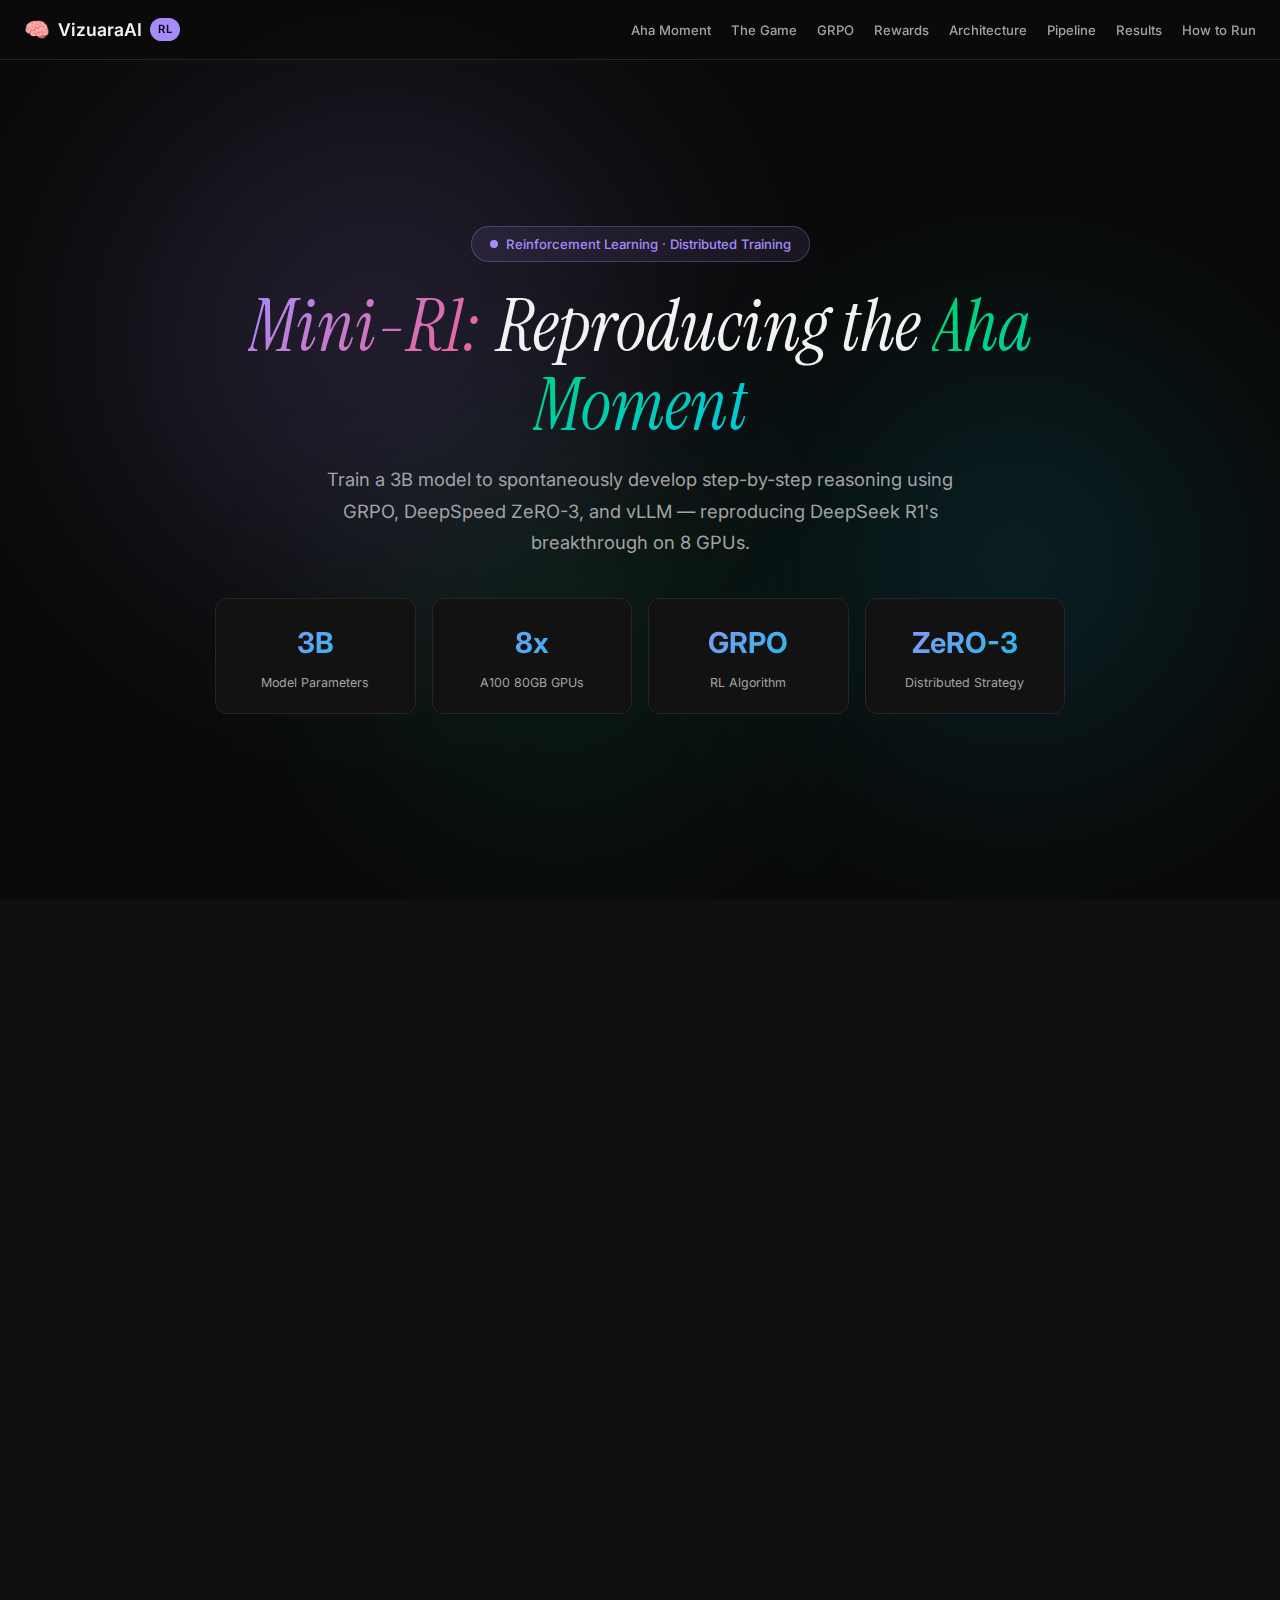
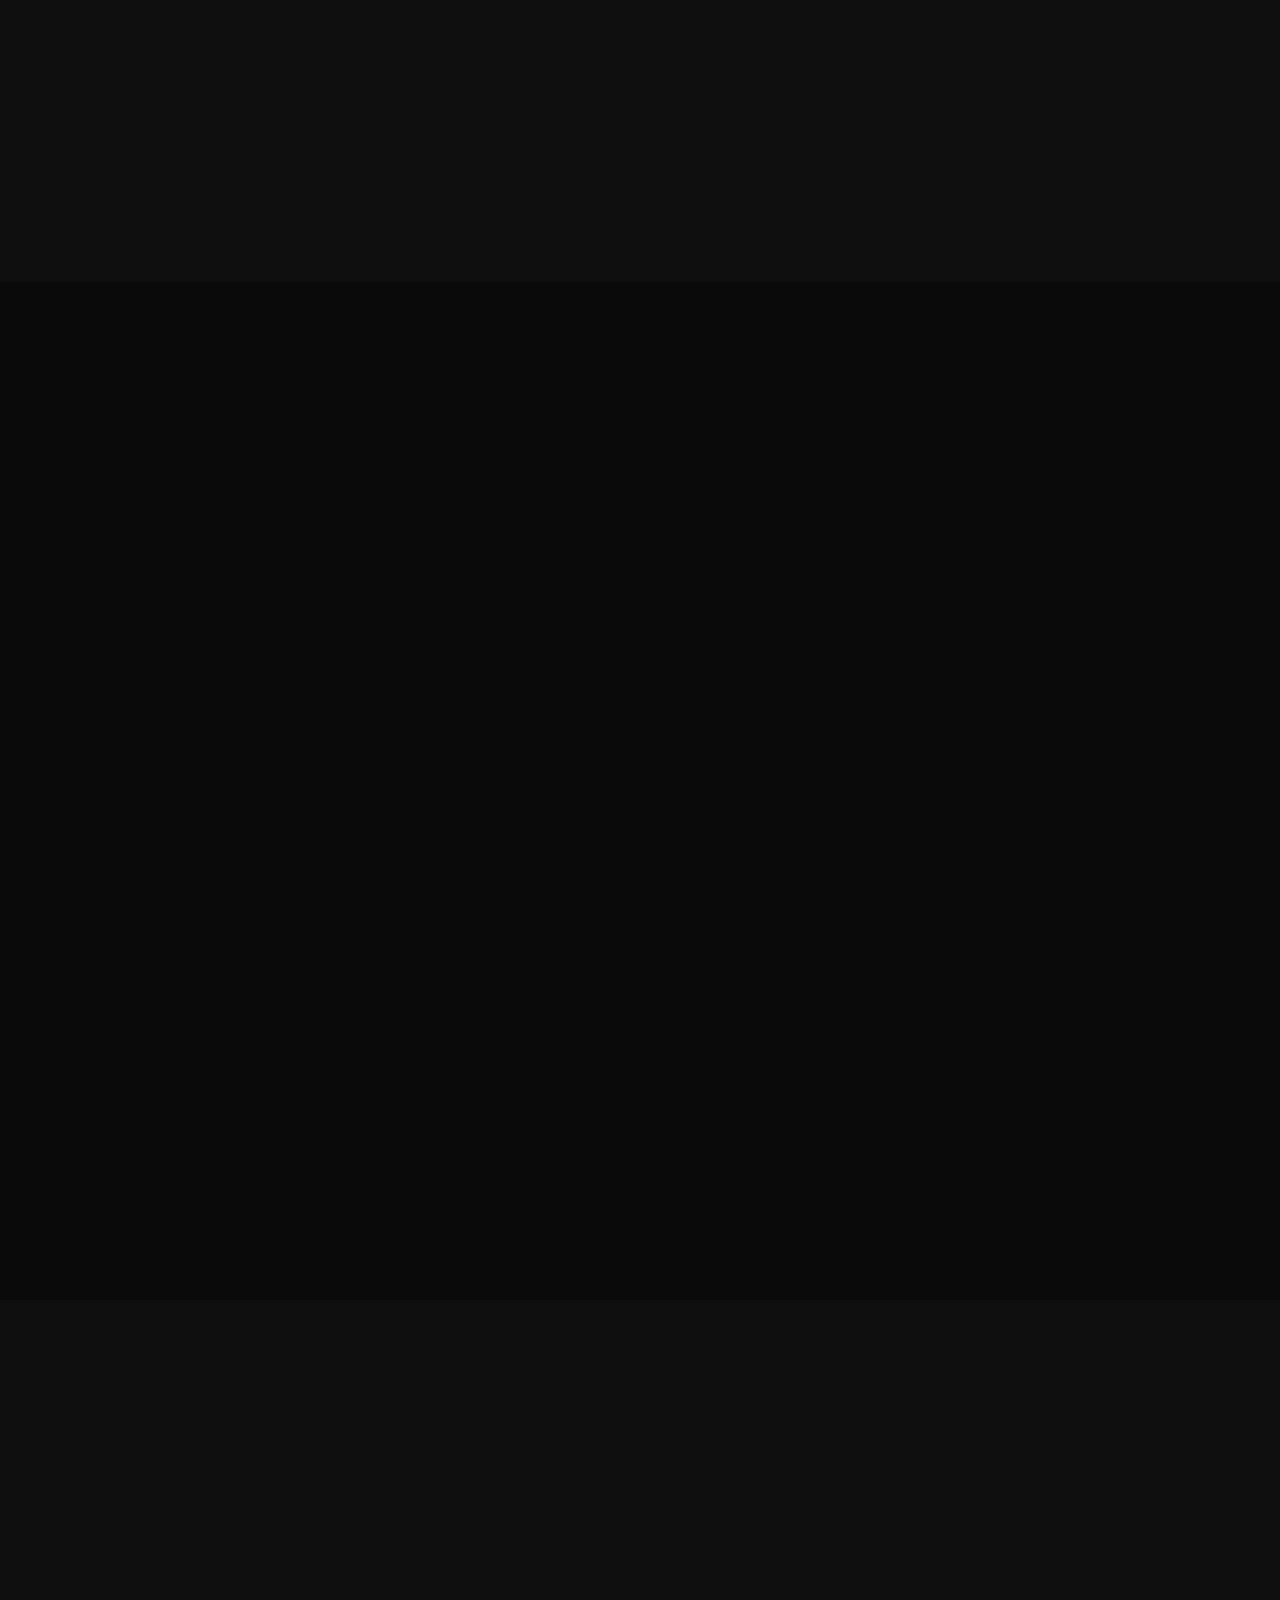
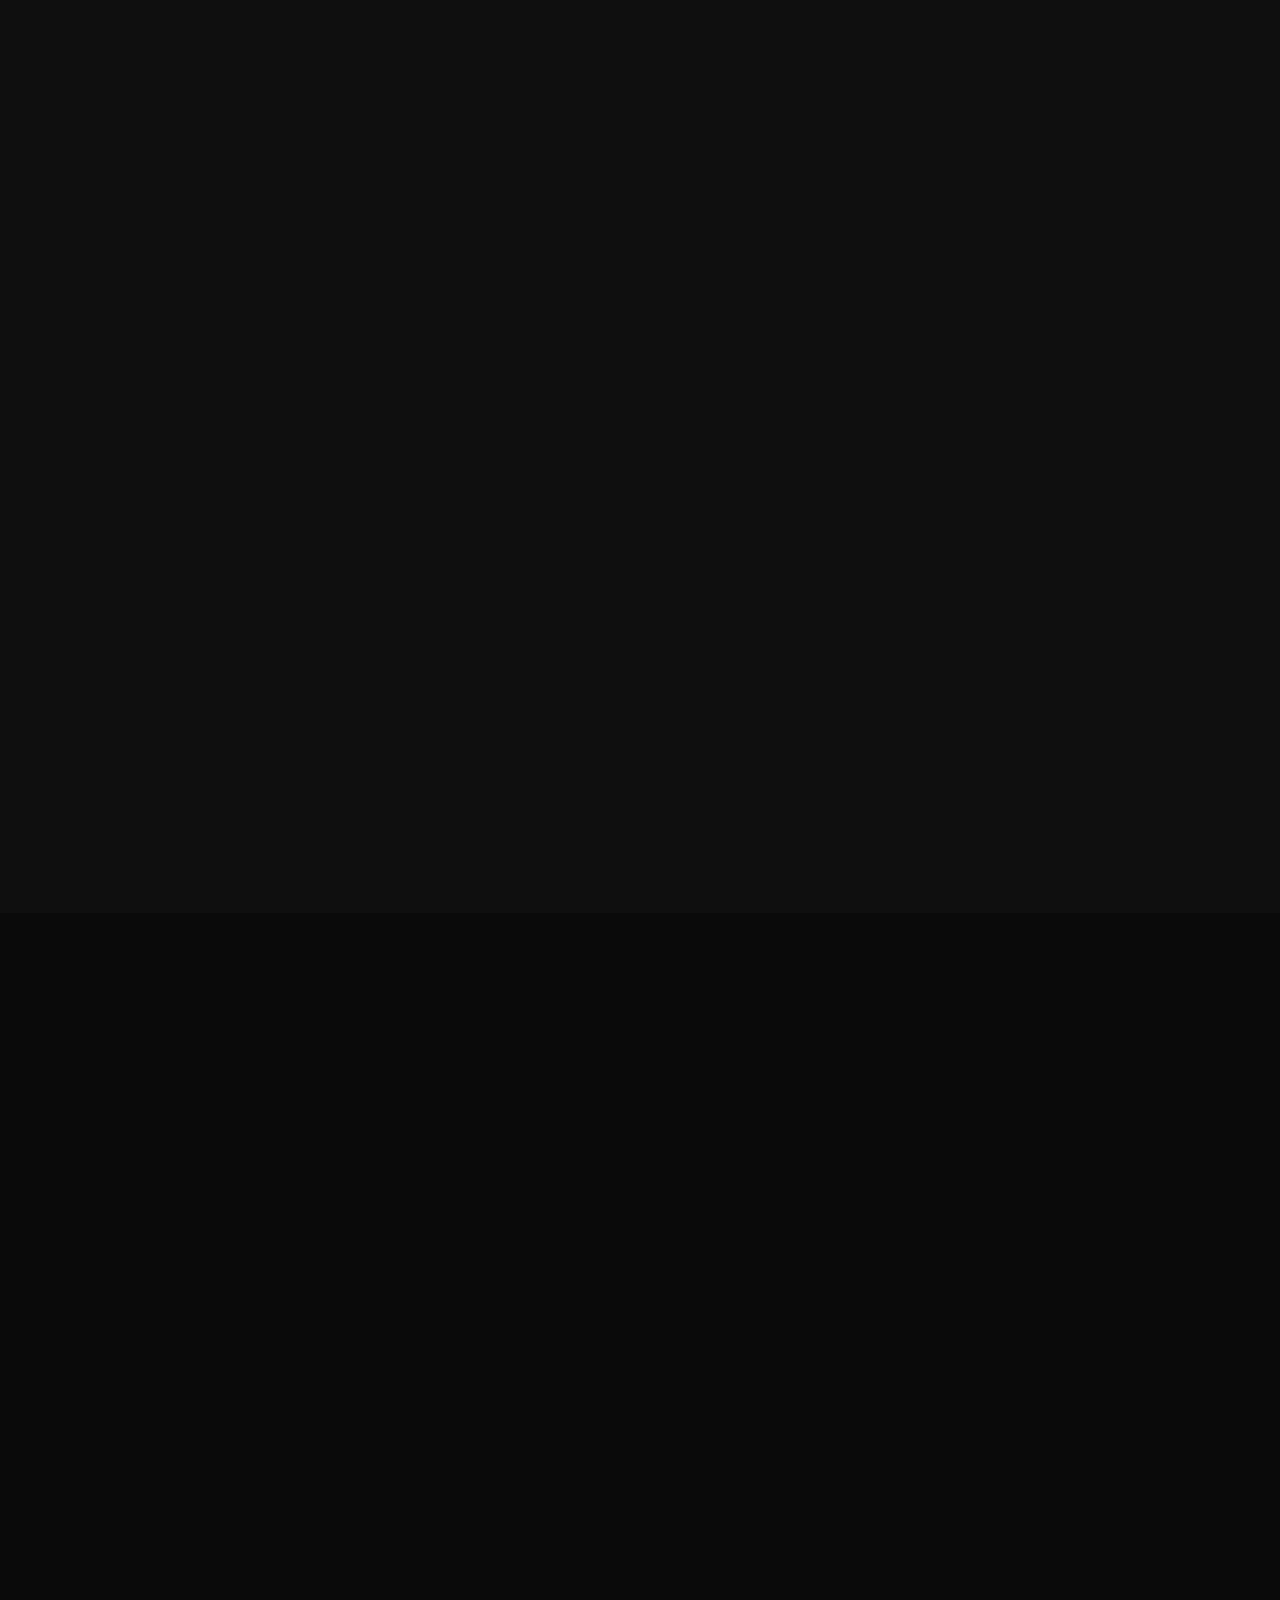
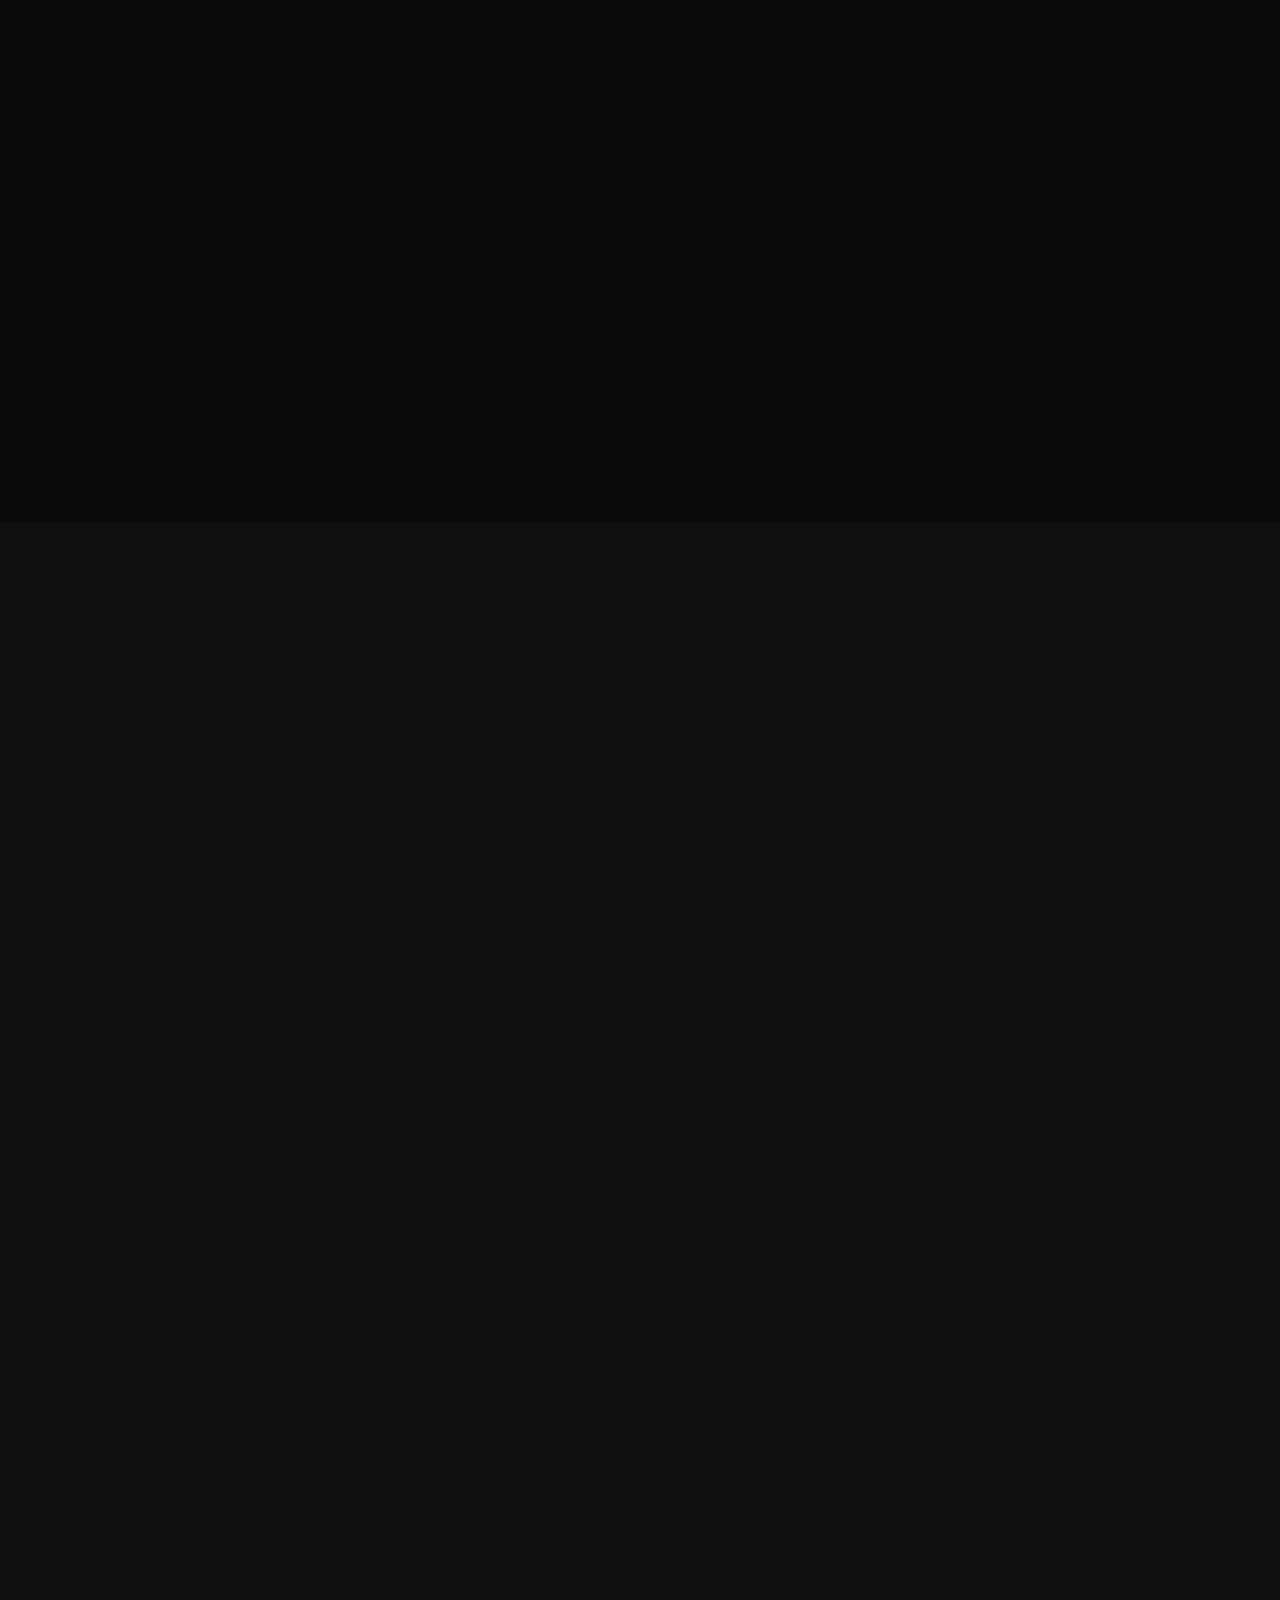
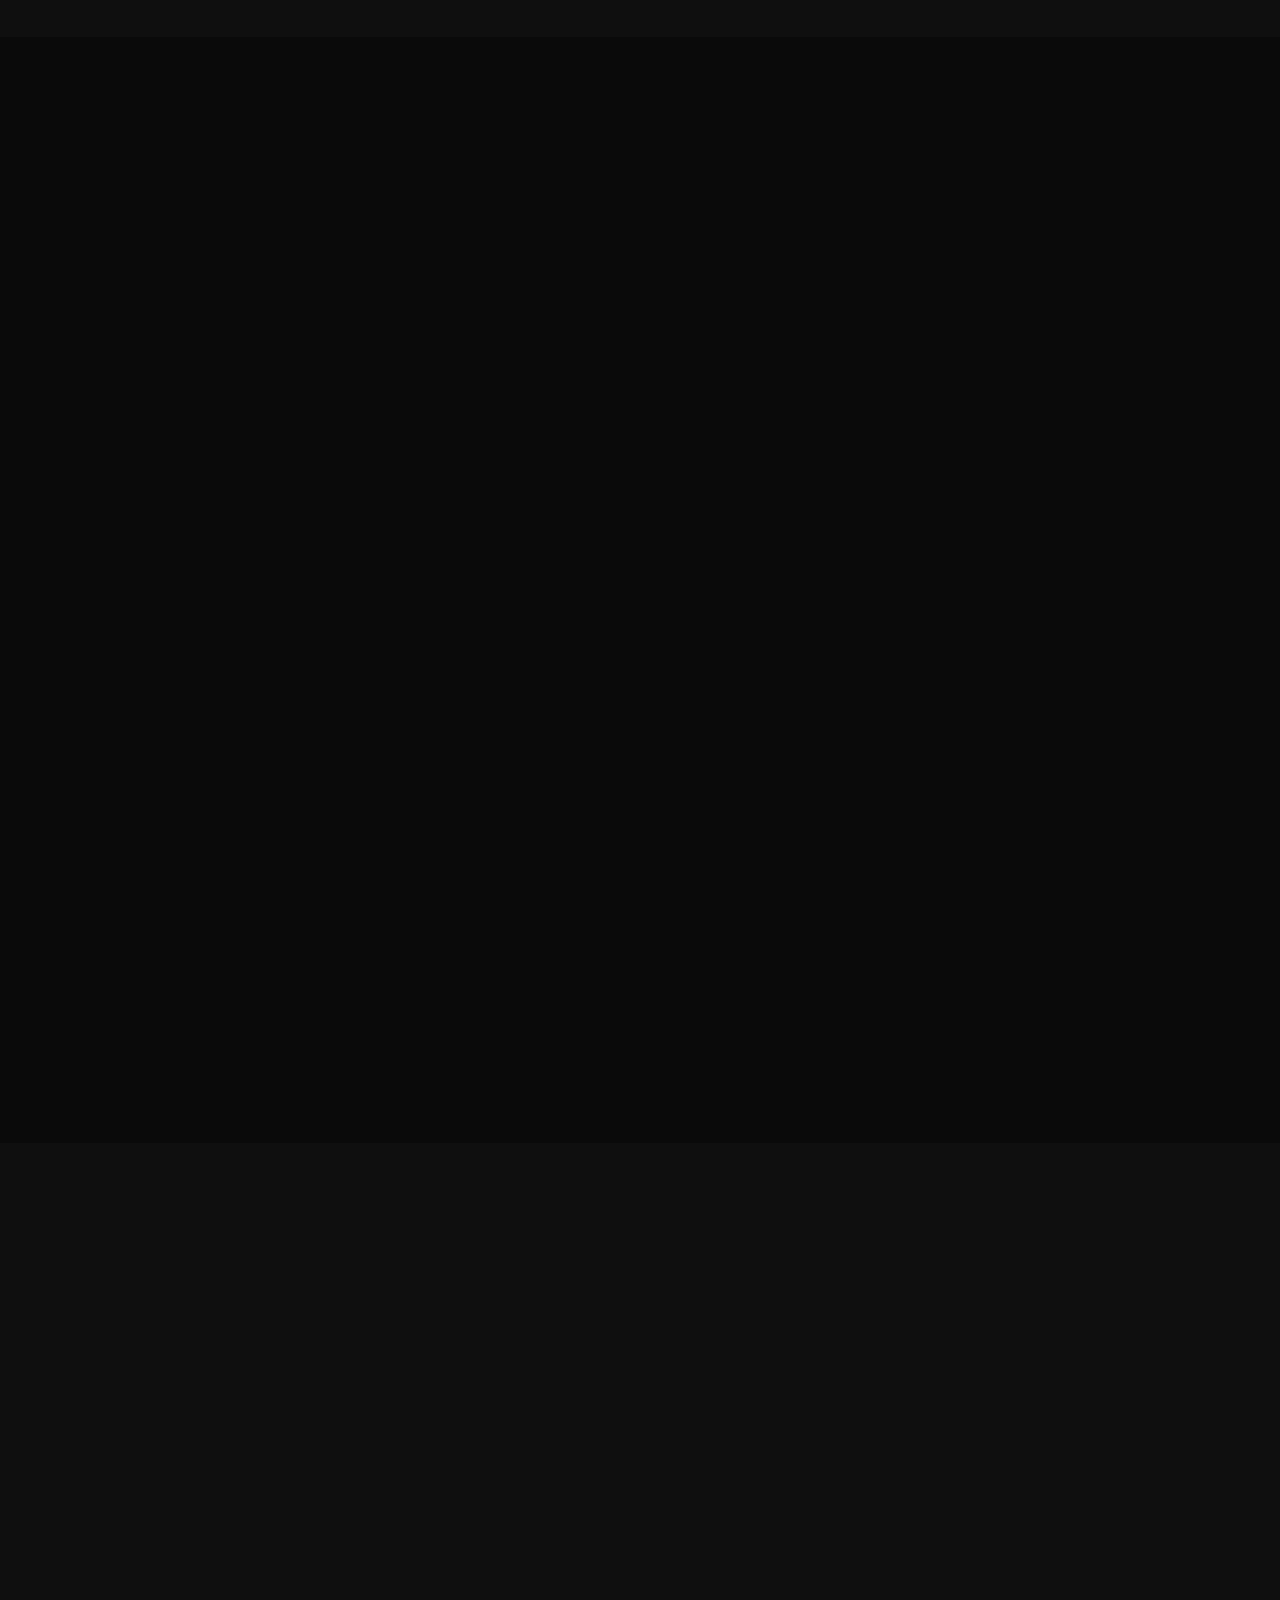
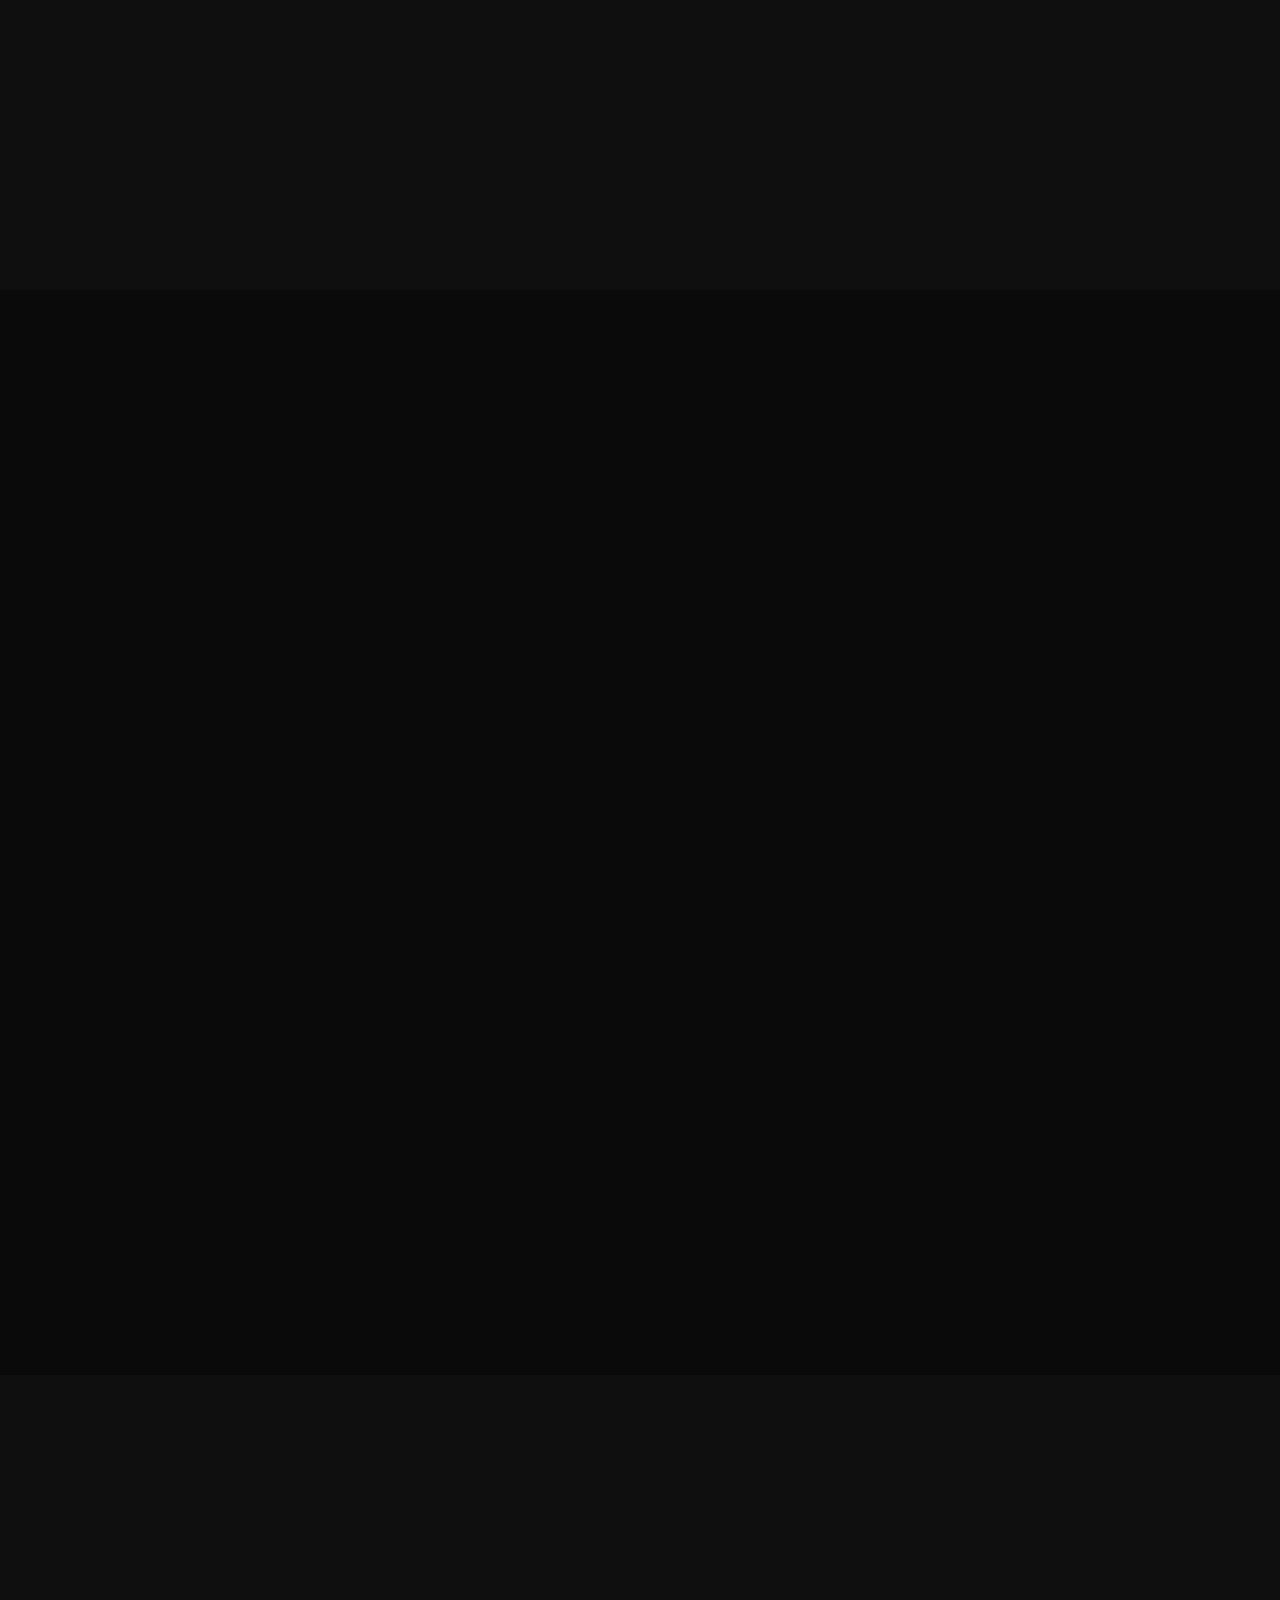
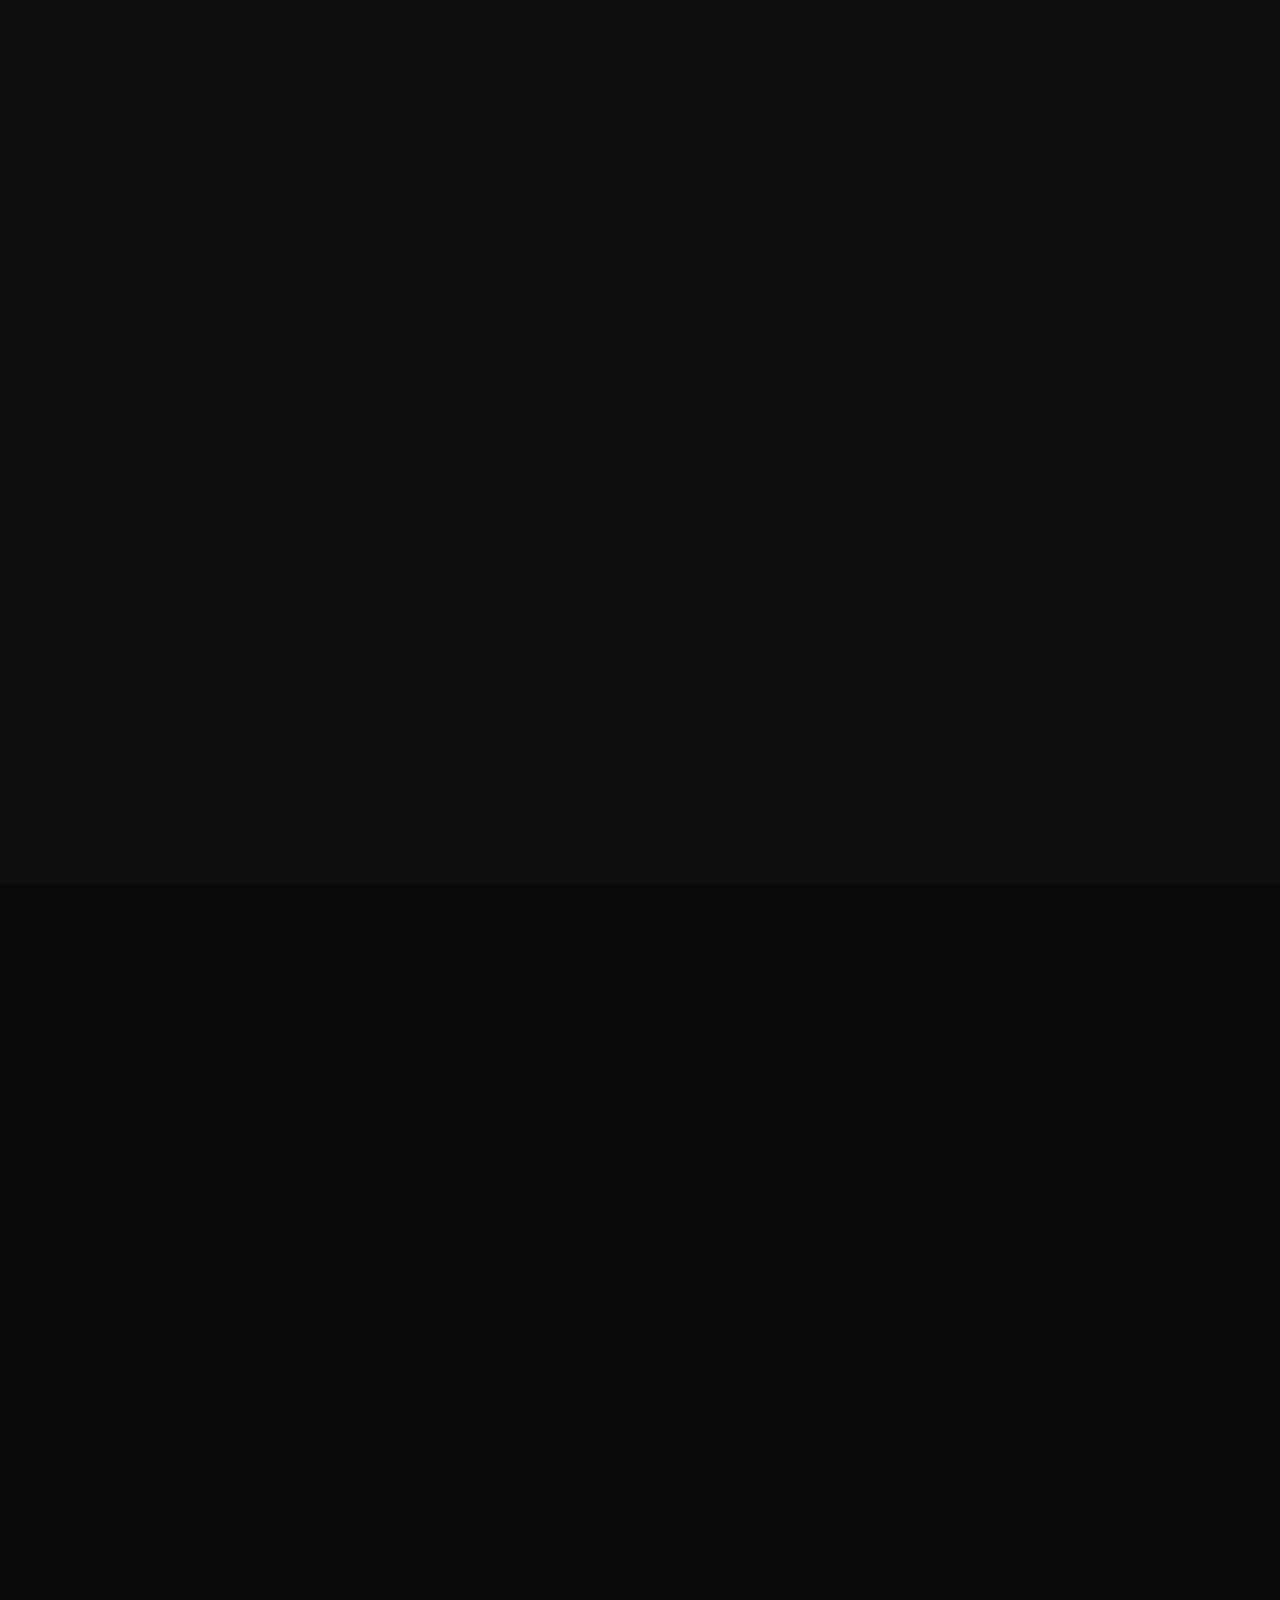
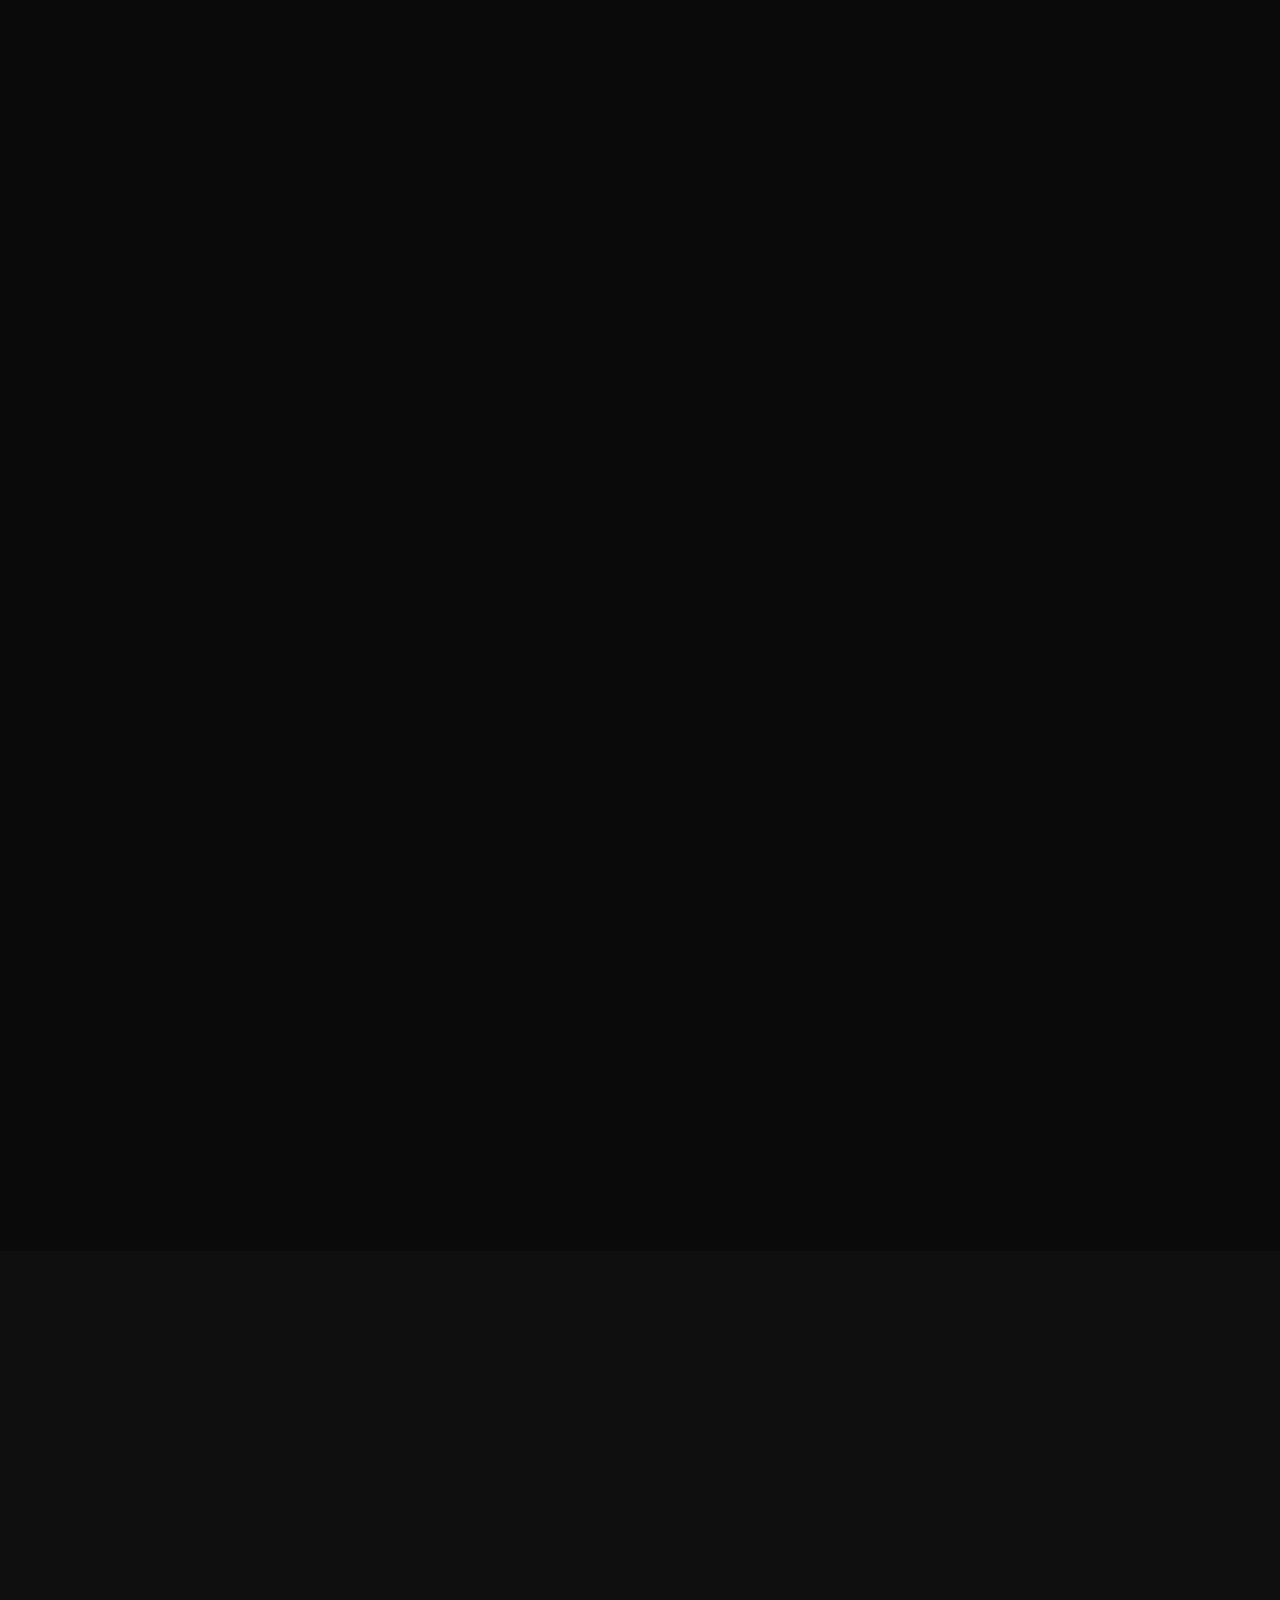
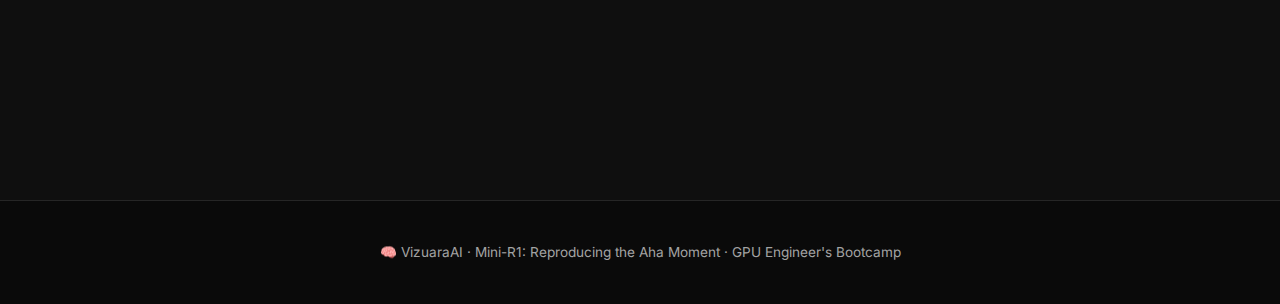
<file: mini-r1-aha-moment.html>
<!DOCTYPE html>
<html lang="en">
<head>
<meta charset="UTF-8">
<meta name="viewport" content="width=device-width, initial-scale=1.0">
<title>Mini-R1: Reproducing the Aha Moment — Visual Deep Dive</title>
<link href="https://fonts.googleapis.com/css2?family=Inter:wght@300;400;500;600;700&family=JetBrains+Mono:wght@400;500;600&family=Instrument+Serif:ital@0;1&display=swap" rel="stylesheet">
<style>
/* ========================================
   CSS Variables
   ======================================== */
:root {
  --bg: #0a0a0a;
  --bg-card: #121212;
  --bg-card-hover: #1a1a1a;
  --bg-section-alt: #0f0f0f;
  --fg: #f2f2f2;
  --fg-muted: #a3a3a3;
  --border: #262626;
  --border-light: #333;
  --primary: #00d46a;
  --primary-dim: #00a854;
  --secondary: #00c8e6;
  --accent: #a78bfa;
  --red: #FF7043;
  --orange: #FF9800;
  --yellow: #FFCA28;
  --blue: #42A5F5;
  --green: #66BB6A;
  --pink: #F06292;
  --font-sans: 'Inter', system-ui, -apple-system, sans-serif;
  --font-mono: 'JetBrains Mono', 'Fira Code', monospace;
  --font-serif: 'Instrument Serif', Georgia, serif;
  --max-w: 1280px;
  --glow-opacity: 0.15;
}

*, *::before, *::after { box-sizing: border-box; margin: 0; padding: 0; }
html { scroll-behavior: smooth; font-size: 16px; }
body {
  background: var(--bg);
  color: var(--fg);
  font-family: var(--font-sans);
  line-height: 1.7;
  -webkit-font-smoothing: antialiased;
  overflow-x: hidden;
}
a { color: var(--primary); text-decoration: none; }
a:hover { text-decoration: underline; }
code, pre { font-family: var(--font-mono); }
.container { max-width: var(--max-w); margin: 0 auto; padding: 0 24px; }

.gradient-text {
  background: linear-gradient(135deg, var(--primary) 0%, var(--secondary) 100%);
  -webkit-background-clip: text;
  -webkit-text-fill-color: transparent;
  background-clip: text;
}

.gradient-text-purple {
  background: linear-gradient(135deg, var(--accent) 0%, var(--pink) 100%);
  -webkit-background-clip: text;
  -webkit-text-fill-color: transparent;
  background-clip: text;
}

/* ========================================
   NAVBAR
   ======================================== */
.navbar {
  position: fixed; top: 0; left: 0; right: 0; z-index: 100;
  background: rgba(10,10,10,0.85);
  backdrop-filter: blur(16px);
  -webkit-backdrop-filter: blur(16px);
  border-bottom: 1px solid var(--border);
}
.nav-inner {
  max-width: var(--max-w); margin: 0 auto; padding: 12px 24px;
  display: flex; align-items: center; justify-content: space-between;
}
.nav-brand { display: flex; align-items: center; gap: 8px; font-weight: 600; font-size: 1.1rem; }
.brand-icon { font-size: 1.3rem; }
.brand-tag {
  font-size: 0.7rem; background: var(--accent); color: #000;
  padding: 2px 8px; border-radius: 9999px; font-weight: 600;
  text-transform: uppercase; letter-spacing: 0.5px;
}
.nav-links { display: flex; gap: 20px; flex-wrap: wrap; }
.nav-links a { color: var(--fg-muted); font-size: 0.82rem; font-weight: 500; transition: color 0.2s; }
.nav-links a:hover { color: var(--primary); text-decoration: none; }

/* ========================================
   HERO
   ======================================== */
.hero {
  position: relative; min-height: 100vh; display: flex;
  align-items: center; justify-content: center; text-align: center;
  padding: 120px 24px 80px; overflow: hidden;
}
.hero-bg-orbs { position: absolute; inset: 0; pointer-events: none; }
.orb { position: absolute; border-radius: 50%; filter: blur(120px); }
.orb-purple { width: 500px; height: 500px; background: var(--accent); top: 10%; left: 10%; opacity: 0.15; animation: float-slow 20s ease-in-out infinite; }
.orb-cyan { width: 400px; height: 400px; background: var(--secondary); top: 40%; right: 5%; opacity: 0.12; animation: float-slow 25s ease-in-out infinite reverse; }
.orb-green { width: 350px; height: 350px; background: var(--primary); bottom: 10%; left: 30%; opacity: 0.1; animation: float-slow 22s ease-in-out infinite; }
@keyframes float-slow {
  0%, 100% { transform: translate(0, 0); }
  25% { transform: translate(30px, -20px); }
  50% { transform: translate(-20px, 30px); }
  75% { transform: translate(20px, 20px); }
}
.hero-content { position: relative; z-index: 1; max-width: 850px; }
.hero-badge {
  display: inline-flex; align-items: center; gap: 8px;
  background: rgba(167,139,250,0.1); border: 1px solid rgba(167,139,250,0.3);
  border-radius: 9999px; padding: 6px 18px; font-size: 0.82rem;
  font-weight: 500; color: var(--accent); margin-bottom: 24px;
}
.pulse-dot { width: 8px; height: 8px; background: var(--accent); border-radius: 50%; animation: pulse 2s ease-in-out infinite; }
@keyframes pulse { 0%, 100% { opacity: 1; transform: scale(1); } 50% { opacity: 0.5; transform: scale(1.4); } }
.hero h1 { font-family: var(--font-serif); font-style: italic; font-size: clamp(2.5rem, 7vw, 4.5rem); font-weight: 400; line-height: 1.1; margin-bottom: 20px; }
.hero-subtitle { font-size: 1.15rem; color: var(--fg-muted); line-height: 1.7; max-width: 650px; margin: 0 auto 40px; }
.hero-cards { display: grid; grid-template-columns: repeat(4, 1fr); gap: 16px; }
.hero-stat-card {
  background: var(--bg-card); border: 1px solid var(--border); border-radius: 12px;
  padding: 20px 12px; transition: border-color 0.3s, transform 0.2s;
}
.hero-stat-card:hover { border-color: rgba(167,139,250,0.3); transform: translateY(-2px); }
.stat-number {
  font-size: 1.8rem; font-weight: 700;
  background: linear-gradient(135deg, var(--accent), var(--secondary));
  -webkit-background-clip: text; -webkit-text-fill-color: transparent; background-clip: text;
}
.stat-label { font-size: 0.78rem; color: var(--fg-muted); margin-top: 4px; }

/* ========================================
   SECTIONS
   ======================================== */
.section { padding: 100px 0; position: relative; }
.section-dark { background: var(--bg-section-alt); }
.section-heading { text-align: center; margin-bottom: 60px; }
.section-label {
  display: inline-block; font-size: 0.78rem; font-weight: 600;
  text-transform: uppercase; letter-spacing: 1.5px; color: var(--primary); margin-bottom: 12px;
}
.section-heading h2 {
  font-family: var(--font-serif); font-style: italic;
  font-size: clamp(2rem, 4vw, 3rem); font-weight: 400; line-height: 1.2; margin-bottom: 16px;
}
.section-subtitle { color: var(--fg-muted); font-size: 1.05rem; max-width: 650px; margin: 0 auto; }

/* ========================================
   CARDS
   ======================================== */
.card {
  background: var(--bg-card); border: 1px solid var(--border); border-radius: 16px;
  padding: 28px 24px; transition: border-color 0.3s, transform 0.2s;
}
.card:hover { border-color: rgba(0,212,106,0.3); transform: translateY(-3px); }
.card-icon { font-size: 2rem; margin-bottom: 12px; }
.card h3 { font-size: 1.1rem; font-weight: 600; margin-bottom: 8px; }
.card p { color: var(--fg-muted); font-size: 0.92rem; }
.card-grid { display: grid; gap: 20px; }
.card-grid-2 { grid-template-columns: repeat(2, 1fr); }
.card-grid-3 { grid-template-columns: repeat(3, 1fr); }
.card-grid-4 { grid-template-columns: repeat(4, 1fr); }

/* ========================================
   EQUATION BOX
   ======================================== */
.equation-box {
  background: #0d0d1a; border: 1px solid rgba(0,200,230,0.2);
  border-radius: 12px; padding: 20px 24px; margin: 20px 0;
  font-family: var(--font-mono); font-size: 1.05rem; color: var(--secondary);
  text-align: center; overflow-x: auto;
}

/* ========================================
   CALLOUT
   ======================================== */
.callout {
  border-radius: 12px; padding: 20px 24px; margin: 20px 0;
  border-left: 4px solid;
}
.callout-info { background: rgba(66,165,245,0.08); border-color: var(--blue); }
.callout-success { background: rgba(102,187,106,0.08); border-color: var(--green); }
.callout-warn { background: rgba(255,112,67,0.08); border-color: var(--red); }
.callout-title { font-weight: 600; margin-bottom: 6px; font-size: 0.95rem; }
.callout-info .callout-title { color: var(--blue); }
.callout-success .callout-title { color: var(--green); }
.callout-warn .callout-title { color: var(--red); }
.callout p { color: var(--fg-muted); font-size: 0.92rem; }

/* ========================================
   CODE BLOCK
   ======================================== */
.code-block {
  background: #0d0d1a; border: 1px solid var(--border);
  border-radius: 12px; padding: 20px 24px; margin: 20px 0;
  font-family: var(--font-mono); font-size: 0.85rem; color: var(--fg);
  overflow-x: auto; line-height: 1.8; white-space: pre;
}
.code-block .kw { color: var(--accent); }
.code-block .fn { color: var(--secondary); }
.code-block .str { color: var(--green); }
.code-block .cm { color: #666; }
.code-block .num { color: var(--orange); }

/* ========================================
   AHA MOMENT DEMO
   ======================================== */
.aha-container {
  display: grid; grid-template-columns: 1fr 1fr; gap: 24px; margin-top: 30px;
}
.aha-box {
  background: var(--bg-card); border: 1px solid var(--border); border-radius: 16px;
  padding: 24px; position: relative; overflow: hidden;
}
.aha-box-label {
  font-size: 0.75rem; text-transform: uppercase; letter-spacing: 1.5px;
  font-weight: 600; margin-bottom: 16px; display: flex; align-items: center; gap: 8px;
}
.aha-box-before .aha-box-label { color: var(--red); }
.aha-box-after .aha-box-label { color: var(--green); }
.aha-box-after { border-color: rgba(0,212,106,0.3); }
.aha-text {
  font-family: var(--font-mono); font-size: 0.82rem; line-height: 1.8;
  color: var(--fg-muted);
}
.aha-text .tag { color: var(--accent); font-weight: 600; }
.aha-text .think { color: var(--fg-muted); font-style: italic; }
.aha-text .answer { color: var(--green); font-weight: 600; }
.aha-text .gibberish { color: var(--red); opacity: 0.7; }

/* ========================================
   GPU DIAGRAM
   ======================================== */
.gpu-grid {
  display: grid; grid-template-columns: repeat(8, 1fr); gap: 12px;
  margin: 30px 0;
}
.gpu-box {
  background: var(--bg-card); border: 2px solid var(--border);
  border-radius: 12px; padding: 16px 8px; text-align: center;
  transition: all 0.3s; position: relative;
}
.gpu-box.train { border-color: rgba(0,200,230,0.5); background: rgba(0,200,230,0.05); }
.gpu-box.vllm { border-color: rgba(167,139,250,0.5); background: rgba(167,139,250,0.05); }
.gpu-label { font-size: 0.7rem; color: var(--fg-muted); text-transform: uppercase; letter-spacing: 1px; }
.gpu-id { font-family: var(--font-mono); font-size: 1.3rem; font-weight: 700; margin: 6px 0; }
.gpu-box.train .gpu-id { color: var(--secondary); }
.gpu-box.vllm .gpu-id { color: var(--accent); }
.gpu-role { font-size: 0.72rem; font-weight: 600; padding: 3px 10px; border-radius: 9999px; display: inline-block; }
.gpu-box.train .gpu-role { background: rgba(0,200,230,0.15); color: var(--secondary); }
.gpu-box.vllm .gpu-role { background: rgba(167,139,250,0.15); color: var(--accent); }

/* ========================================
   PIPELINE STEPS
   ======================================== */
.pipeline {
  display: flex; flex-direction: column; gap: 0; margin: 30px 0;
  position: relative;
}
.pipeline::before {
  content: ''; position: absolute; left: 32px; top: 0; bottom: 0;
  width: 2px; background: linear-gradient(to bottom, var(--accent), var(--secondary), var(--primary));
}
.pipeline-step {
  display: flex; gap: 24px; align-items: flex-start;
  padding: 16px 0; position: relative;
}
.pipeline-dot {
  width: 20px; height: 20px; min-width: 20px; border-radius: 50%;
  border: 2px solid var(--accent); background: var(--bg);
  display: flex; align-items: center; justify-content: center;
  position: relative; z-index: 1; margin-top: 2px; margin-left: 23px;
}
.pipeline-dot-inner { width: 8px; height: 8px; border-radius: 50%; background: var(--accent); }
.pipeline-step.active .pipeline-dot { border-color: var(--primary); }
.pipeline-step.active .pipeline-dot-inner { background: var(--primary); }
.pipeline-body { flex: 1; }
.pipeline-body h4 { font-size: 1rem; font-weight: 600; margin-bottom: 4px; }
.pipeline-body p { color: var(--fg-muted); font-size: 0.9rem; }
.pipeline-step-num {
  font-family: var(--font-mono); font-size: 0.7rem; color: var(--accent);
  font-weight: 600; margin-bottom: 2px;
}

/* ========================================
   REWARD VIS
   ======================================== */
.reward-demo {
  background: var(--bg-card); border: 1px solid var(--border);
  border-radius: 16px; padding: 24px; margin: 20px 0;
}
.reward-sample {
  font-family: var(--font-mono); font-size: 0.82rem; line-height: 1.8;
  padding: 16px; background: #0d0d1a; border-radius: 8px; margin: 12px 0;
  color: var(--fg-muted);
}
.reward-scores {
  display: flex; gap: 16px; margin-top: 12px;
}
.reward-badge {
  padding: 6px 14px; border-radius: 8px; font-size: 0.82rem;
  font-weight: 600; font-family: var(--font-mono);
}
.reward-pass { background: rgba(102,187,106,0.15); color: var(--green); border: 1px solid rgba(102,187,106,0.3); }
.reward-fail { background: rgba(255,112,67,0.15); color: var(--red); border: 1px solid rgba(255,112,67,0.3); }

/* ========================================
   TRAINING CHART
   ======================================== */
.chart-container {
  background: var(--bg-card); border: 1px solid var(--border);
  border-radius: 16px; padding: 30px; margin: 20px 0; position: relative;
}
.chart-title { font-weight: 600; margin-bottom: 20px; text-align: center; }
.chart-svg { width: 100%; height: 300px; }
.chart-axis-label { font-size: 0.75rem; fill: var(--fg-muted); font-family: var(--font-sans); }
.chart-grid-line { stroke: var(--border); stroke-width: 1; }
.chart-line { fill: none; stroke-width: 2.5; stroke-linecap: round; stroke-linejoin: round; }
.chart-line-format { stroke: var(--secondary); }
.chart-line-accuracy { stroke: var(--green); }
.chart-dot { r: 4; }
.chart-legend { display: flex; gap: 24px; justify-content: center; margin-top: 16px; }
.chart-legend-item { display: flex; align-items: center; gap: 8px; font-size: 0.85rem; color: var(--fg-muted); }
.chart-legend-color { width: 14px; height: 3px; border-radius: 2px; }

/* ========================================
   STACK CARDS
   ======================================== */
.stack-card {
  background: var(--bg-card); border: 1px solid var(--border); border-radius: 16px;
  padding: 24px 20px; text-align: center; transition: all 0.3s;
}
.stack-card:hover { border-color: rgba(167,139,250,0.3); transform: translateY(-3px); }
.stack-version {
  font-family: var(--font-mono); font-size: 0.78rem; color: var(--accent);
  background: rgba(167,139,250,0.1); padding: 3px 10px; border-radius: 6px;
  display: inline-block; margin-bottom: 10px;
}
.stack-name { font-weight: 600; font-size: 1rem; margin-bottom: 6px; }
.stack-desc { color: var(--fg-muted); font-size: 0.82rem; }

/* ========================================
   HYPERPARAMETER TABLE
   ======================================== */
.param-table {
  width: 100%; border-collapse: collapse; margin: 20px 0;
}
.param-table th, .param-table td {
  padding: 14px 18px; text-align: left; border-bottom: 1px solid var(--border);
}
.param-table th {
  font-size: 0.78rem; text-transform: uppercase; letter-spacing: 1px;
  color: var(--fg-muted); font-weight: 600;
}
.param-table td { font-size: 0.92rem; }
.param-table td:nth-child(2) {
  font-family: var(--font-mono); color: var(--secondary); font-weight: 600;
}
.param-table tr:hover { background: rgba(255,255,255,0.02); }
.param-note { color: var(--fg-muted); font-size: 0.82rem; }

/* ========================================
   TIMELINE
   ======================================== */
.timeline { position: relative; margin: 30px 0; }
.timeline-bar {
  height: 6px; background: var(--border); border-radius: 3px;
  position: relative; margin: 40px 0 20px;
}
.timeline-fill {
  position: absolute; top: 0; left: 0; height: 100%; border-radius: 3px;
  background: linear-gradient(90deg, var(--accent), var(--secondary), var(--green));
  transition: width 1.5s ease-out;
}
.timeline-markers {
  display: flex; justify-content: space-between; position: relative;
}
.timeline-marker {
  text-align: center; flex: 1; position: relative;
}
.timeline-marker-dot {
  width: 14px; height: 14px; border-radius: 50%;
  border: 2px solid var(--border); background: var(--bg);
  margin: -10px auto 10px; position: relative; z-index: 1;
  transition: all 0.5s;
}
.timeline-marker.active .timeline-marker-dot {
  border-color: var(--primary); background: var(--primary);
}
.timeline-marker-step {
  font-family: var(--font-mono); font-size: 0.75rem; color: var(--accent);
  font-weight: 600;
}
.timeline-marker-label { font-size: 0.82rem; font-weight: 600; margin: 4px 0; }
.timeline-marker-desc { font-size: 0.78rem; color: var(--fg-muted); }

/* ========================================
   COUNTDOWN GAME INTERACTIVE
   ======================================== */
.countdown-game {
  background: var(--bg-card); border: 1px solid var(--border);
  border-radius: 16px; padding: 30px; margin: 20px 0;
}
.game-numbers {
  display: flex; gap: 12px; justify-content: center; margin: 20px 0;
}
.game-num {
  width: 60px; height: 60px; background: rgba(167,139,250,0.1);
  border: 2px solid rgba(167,139,250,0.3); border-radius: 12px;
  display: flex; align-items: center; justify-content: center;
  font-family: var(--font-mono); font-size: 1.3rem; font-weight: 700;
  color: var(--accent); transition: all 0.3s;
}
.game-num.used { opacity: 0.3; border-color: var(--border); }
.game-target {
  text-align: center; margin: 20px 0;
}
.game-target-label { font-size: 0.82rem; color: var(--fg-muted); text-transform: uppercase; letter-spacing: 1px; }
.game-target-num {
  font-family: var(--font-mono); font-size: 3rem; font-weight: 700;
  background: linear-gradient(135deg, var(--primary), var(--secondary));
  -webkit-background-clip: text; -webkit-text-fill-color: transparent; background-clip: text;
}
.game-equation {
  text-align: center; font-family: var(--font-mono); font-size: 1.2rem;
  color: var(--fg); margin: 20px 0; padding: 16px;
  background: #0d0d1a; border-radius: 8px;
}
.game-btn-row { display: flex; gap: 10px; justify-content: center; margin: 16px 0; }
.game-btn {
  padding: 8px 20px; border-radius: 8px; border: 1px solid var(--border);
  background: var(--bg-card); color: var(--fg); font-family: var(--font-mono);
  font-size: 0.9rem; cursor: pointer; transition: all 0.2s;
}
.game-btn:hover { border-color: var(--accent); background: rgba(167,139,250,0.1); }
.game-result {
  text-align: center; font-size: 1.1rem; font-weight: 600; margin-top: 16px;
  min-height: 30px;
}
.game-result.correct { color: var(--green); }
.game-result.wrong { color: var(--red); }

/* ========================================
   GRPO VIS
   ======================================== */
.grpo-vis {
  display: flex; flex-direction: column; gap: 20px; margin: 30px 0;
}
.grpo-row {
  display: flex; gap: 12px; align-items: center;
}
.grpo-sample {
  flex: 1; background: var(--bg-card); border: 1px solid var(--border);
  border-radius: 10px; padding: 12px 16px; font-family: var(--font-mono);
  font-size: 0.8rem; position: relative; transition: all 0.5s;
}
.grpo-sample .reward-bar {
  position: absolute; bottom: 0; left: 0; height: 3px;
  border-radius: 0 0 10px 10px; transition: width 1s ease-out;
}
.grpo-sample.good { border-color: rgba(102,187,106,0.4); }
.grpo-sample.good .reward-bar { background: var(--green); }
.grpo-sample.bad { border-color: rgba(255,112,67,0.2); }
.grpo-sample.bad .reward-bar { background: var(--red); }
.grpo-arrow {
  font-size: 1.5rem; color: var(--accent); min-width: 30px; text-align: center;
}

/* ========================================
   SETUP STEPS
   ======================================== */
.setup-step {
  display: flex; gap: 20px; margin: 20px 0; align-items: flex-start;
}
.setup-num {
  width: 40px; height: 40px; min-width: 40px; border-radius: 12px;
  background: rgba(167,139,250,0.1); border: 1px solid rgba(167,139,250,0.3);
  display: flex; align-items: center; justify-content: center;
  font-family: var(--font-mono); font-weight: 700; color: var(--accent);
}
.setup-body { flex: 1; }
.setup-body h4 { font-weight: 600; margin-bottom: 6px; }
.setup-body p { color: var(--fg-muted); font-size: 0.9rem; }

/* ========================================
   KEY TAKEAWAY CARDS
   ======================================== */
.takeaway-card {
  background: var(--bg-card); border: 1px solid var(--border);
  border-radius: 16px; padding: 28px 24px; position: relative;
  border-top: 3px solid;
}
.takeaway-card:nth-child(1) { border-top-color: var(--accent); }
.takeaway-card:nth-child(2) { border-top-color: var(--secondary); }
.takeaway-card:nth-child(3) { border-top-color: var(--green); }
.takeaway-card:nth-child(4) { border-top-color: var(--orange); }
.takeaway-num {
  font-family: var(--font-mono); font-size: 2rem; font-weight: 700;
  opacity: 0.15; position: absolute; top: 12px; right: 18px;
}
.takeaway-card h3 { font-size: 1.05rem; font-weight: 600; margin-bottom: 8px; }
.takeaway-card p { color: var(--fg-muted); font-size: 0.9rem; }

/* ========================================
   FOOTER
   ======================================== */
.footer {
  padding: 40px 0; border-top: 1px solid var(--border); text-align: center;
}
.footer p { color: var(--fg-muted); font-size: 0.85rem; }

/* ========================================
   SCROLL ANIMATIONS
   ======================================== */
.reveal {
  opacity: 0; transform: translateY(20px);
  transition: opacity 0.6s ease-out, transform 0.6s ease-out;
}
.reveal.visible { opacity: 1; transform: translateY(0); }

/* ========================================
   RESPONSIVE
   ======================================== */
@media (max-width: 900px) {
  .hero-cards { grid-template-columns: repeat(2, 1fr); }
  .card-grid-3, .card-grid-4 { grid-template-columns: repeat(2, 1fr); }
  .aha-container { grid-template-columns: 1fr; }
  .gpu-grid { grid-template-columns: repeat(4, 1fr); }
}
@media (max-width: 600px) {
  .hero-cards { grid-template-columns: 1fr; }
  .card-grid-2, .card-grid-3, .card-grid-4 { grid-template-columns: 1fr; }
  .gpu-grid { grid-template-columns: repeat(2, 1fr); }
  .nav-links { display: none; }
  .grpo-row { flex-direction: column; }
}
</style>
</head>
<body>

<!-- ============ NAVBAR ============ -->
<nav class="navbar">
  <div class="nav-inner">
    <div class="nav-brand">
      <span class="brand-icon">&#x1F9E0;</span> VizuaraAI
      <span class="brand-tag">RL</span>
    </div>
    <div class="nav-links">
      <a href="#aha">Aha Moment</a>
      <a href="#game">The Game</a>
      <a href="#grpo">GRPO</a>
      <a href="#rewards">Rewards</a>
      <a href="#architecture">Architecture</a>
      <a href="#pipeline">Pipeline</a>
      <a href="#results">Results</a>
      <a href="#run">How to Run</a>
    </div>
  </div>
</nav>

<!-- ============ HERO ============ -->
<section class="hero">
  <div class="hero-bg-orbs">
    <div class="orb orb-purple"></div>
    <div class="orb orb-cyan"></div>
    <div class="orb orb-green"></div>
  </div>
  <div class="hero-content">
    <div class="hero-badge">
      <span class="pulse-dot"></span>
      Reinforcement Learning &middot; Distributed Training
    </div>
    <h1><span class="gradient-text-purple">Mini-R1:</span> Reproducing the <span class="gradient-text">Aha Moment</span></h1>
    <p class="hero-subtitle">
      Train a 3B model to spontaneously develop step-by-step reasoning using GRPO, DeepSpeed ZeRO-3, and vLLM &mdash; reproducing DeepSeek R1's breakthrough on 8 GPUs.
    </p>
    <div class="hero-cards">
      <div class="hero-stat-card">
        <div class="stat-number">3B</div>
        <div class="stat-label">Model Parameters</div>
      </div>
      <div class="hero-stat-card">
        <div class="stat-number">8x</div>
        <div class="stat-label">A100 80GB GPUs</div>
      </div>
      <div class="hero-stat-card">
        <div class="stat-number">GRPO</div>
        <div class="stat-label">RL Algorithm</div>
      </div>
      <div class="hero-stat-card">
        <div class="stat-number">ZeRO-3</div>
        <div class="stat-label">Distributed Strategy</div>
      </div>
    </div>
  </div>
</section>

<!-- ============ SECTION 1: AHA MOMENT ============ -->
<section class="section section-dark" id="aha">
  <div class="container">
    <div class="section-heading reveal">
      <div class="section-label">The Breakthrough</div>
      <h2>What is the <span class="gradient-text-purple">"Aha Moment"</span>?</h2>
      <p class="section-subtitle">
        During RL training, DeepSeek R1 discovered that models spontaneously learn to reason &mdash; without being explicitly taught.
      </p>
    </div>

    <div class="card-grid card-grid-3 reveal">
      <div class="card">
        <div class="card-icon">&#x1F4A1;</div>
        <h3>Emergent Reasoning</h3>
        <p>The model begins generating step-by-step reasoning inside &lt;think&gt; tags without being trained to do so &mdash; it discovers this pattern on its own through reward signals.</p>
      </div>
      <div class="card">
        <div class="card-icon">&#x1F50D;</div>
        <h3>Self-Verification</h3>
        <p>The model starts checking its own work: "Wait, let me verify... 55 + 36 = 91, that's too high. Let me try a different approach." This is the "aha moment."</p>
      </div>
      <div class="card">
        <div class="card-icon">&#x1F3AF;</div>
        <h3>No Explicit Supervision</h3>
        <p>Only rule-based rewards (format + correctness) are used. No chain-of-thought demonstrations, no teacher model &mdash; just RL pressure to get the right answer.</p>
      </div>
    </div>

    <div class="aha-container reveal" style="margin-top: 40px;">
      <div class="aha-box aha-box-before">
        <div class="aha-box-label">&#x274C; Before Training (Step 0)</div>
        <div class="aha-text">
          <span class="gibberish">Using the numbers... let me calculate... The answer could be formed by... I think the best way is to...</span><br><br>
          <span class="gibberish">42 + 19 - 7 + 36 = 90</span><br><br>
          <span class="gibberish">(no tags, wrong math, numbers repeated)</span>
        </div>
      </div>
      <div class="aha-box aha-box-after">
        <div class="aha-box-label">&#x2705; After Training (Step 300+)</div>
        <div class="aha-text">
          <span class="tag">&lt;think&gt;</span><br>
          <span class="think">I need to make 65 from [19, 36, 55, 7].<br>
          Let me try: 55 + 36 = 91. Too high.<br>
          55 + 7 = 62. Close! Need 3 more.<br>
          55 + 36 - 19 - 7 = 65. Yes!</span><br>
          <span class="tag">&lt;/think&gt;</span><br>
          <span class="tag">&lt;answer&gt;</span> <span class="answer">55 + 36 - 19 - 7</span> <span class="tag">&lt;/answer&gt;</span>
        </div>
      </div>
    </div>
  </div>
</section>

<!-- ============ SECTION 2: COUNTDOWN GAME ============ -->
<section class="section" id="game">
  <div class="container">
    <div class="section-heading reveal">
      <div class="section-label">The Task</div>
      <h2>The <span class="gradient-text">Countdown Game</span></h2>
      <p class="section-subtitle">
        Given a set of numbers, create an arithmetic equation that equals the target. Each number used exactly once.
      </p>
    </div>

    <div class="countdown-game reveal" id="countdownGame">
      <div class="game-target">
        <div class="game-target-label">Target</div>
        <div class="game-target-num" id="gameTarget">65</div>
      </div>
      <div class="game-numbers" id="gameNumbers">
        <div class="game-num">19</div>
        <div class="game-num">36</div>
        <div class="game-num">55</div>
        <div class="game-num">7</div>
      </div>
      <div class="game-equation" id="gameEquation">55 + 36 - 19 - 7 = <span style="color: var(--green); font-weight: 700;">65 &#x2713;</span></div>
      <div class="game-btn-row">
        <button class="game-btn" onclick="newGame()">&#x1F3B2; New Puzzle</button>
        <button class="game-btn" onclick="showSolution()">&#x1F4A1; Show Solution</button>
      </div>
      <div class="game-result" id="gameResult"></div>
    </div>

    <div class="callout callout-info reveal">
      <div class="callout-title">&#x1F4CA; Dataset: Jiayi-Pan/Countdown-Tasks-3to4</div>
      <p>50,000 puzzles with 3&ndash;4 numbers. Each puzzle is guaranteed to have at least one valid solution using basic arithmetic (+, &minus;, &times;, &divide;).</p>
    </div>
  </div>
</section>

<!-- ============ SECTION 3: GRPO ALGORITHM ============ -->
<section class="section section-dark" id="grpo">
  <div class="container">
    <div class="section-heading reveal">
      <div class="section-label">Algorithm</div>
      <h2><span class="gradient-text-purple">Group Relative Policy Optimization</span></h2>
      <p class="section-subtitle">
        GRPO eliminates the need for a critic model by comparing outputs within a group &mdash; simpler and more efficient than PPO.
      </p>
    </div>

    <div class="card-grid card-grid-2 reveal">
      <div class="card">
        <h3 style="color: var(--red);">PPO (Traditional)</h3>
        <p style="margin-bottom: 12px;">Requires a separate <strong>critic model</strong> (often same size as policy) to estimate value function. Two models in memory = expensive.</p>
        <div class="equation-box" style="font-size: 0.85rem;">A(s,a) = R(s,a) - V(s)</div>
        <p style="margin-top: 8px; font-size: 0.82rem; color: var(--fg-muted);">Advantage = Reward &minus; Value estimate from critic</p>
      </div>
      <div class="card" style="border-color: rgba(0,212,106,0.3);">
        <h3 style="color: var(--green);">GRPO (This Project)</h3>
        <p style="margin-bottom: 12px;">No critic needed! Generate a <strong>group of outputs</strong>, compute rewards, then use group statistics as the baseline.</p>
        <div class="equation-box" style="font-size: 0.85rem;">A&#x0302;<sub>i</sub> = (r<sub>i</sub> - mean(r)) / std(r)</div>
        <p style="margin-top: 8px; font-size: 0.82rem; color: var(--fg-muted);">Advantage = Normalized reward relative to group</p>
      </div>
    </div>

    <div class="reveal" style="margin-top: 40px;">
      <h3 style="text-align: center; margin-bottom: 20px;">GRPO in Action: One Training Step</h3>
      <div class="grpo-vis" id="grpoVis">
        <div style="text-align: center; color: var(--fg-muted); font-size: 0.9rem; margin-bottom: 10px;">
          Prompt: "Using [19, 36, 55, 7], make 65"
        </div>
        <div class="grpo-row">
          <div class="grpo-sample good" id="gs1">
            <div style="color: var(--fg-muted); font-size: 0.75rem;">Output 1</div>
            &lt;think&gt;...&lt;/think&gt; &lt;answer&gt;55+36-19-7&lt;/answer&gt;
            <div style="margin-top: 8px; font-size: 0.78rem;">
              Format: <span style="color: var(--green);">1.0</span> &nbsp; Equation: <span style="color: var(--green);">1.0</span> &nbsp; Total: <strong style="color: var(--green);">2.0</strong>
            </div>
            <div class="reward-bar" style="width: 100%;"></div>
          </div>
          <div class="grpo-sample bad" id="gs2">
            <div style="color: var(--fg-muted); font-size: 0.75rem;">Output 2</div>
            &lt;think&gt;...&lt;/think&gt; &lt;answer&gt;55+36-7&lt;/answer&gt;
            <div style="margin-top: 8px; font-size: 0.78rem;">
              Format: <span style="color: var(--green);">1.0</span> &nbsp; Equation: <span style="color: var(--red);">0.0</span> &nbsp; Total: <strong style="color: var(--orange);">1.0</strong>
            </div>
            <div class="reward-bar" style="width: 50%;"></div>
          </div>
          <div class="grpo-sample bad" id="gs3">
            <div style="color: var(--fg-muted); font-size: 0.75rem;">Output 3</div>
            The answer is 19 + 36 + 7 = 62...
            <div style="margin-top: 8px; font-size: 0.78rem;">
              Format: <span style="color: var(--red);">0.0</span> &nbsp; Equation: <span style="color: var(--red);">0.0</span> &nbsp; Total: <strong style="color: var(--red);">0.0</strong>
            </div>
            <div class="reward-bar" style="width: 0%;"></div>
          </div>
        </div>
        <div style="text-align: center; margin: 10px 0;">
          <span style="color: var(--accent); font-family: var(--font-mono); font-size: 0.9rem;">
            mean(r) = 1.0 &nbsp;&nbsp; std(r) = 0.82 &nbsp;&nbsp; &#x2192; &nbsp;&nbsp;
            A&#x0302;<sub>1</sub> = <span style="color: var(--green);">+1.22</span> &nbsp;
            A&#x0302;<sub>2</sub> = <span style="color: var(--fg-muted);">0.00</span> &nbsp;
            A&#x0302;<sub>3</sub> = <span style="color: var(--red);">-1.22</span>
          </span>
        </div>
        <div class="callout callout-success">
          <div class="callout-title">&#x2191; Increase probability of Output 1 &nbsp; &#x2193; Decrease probability of Output 3</div>
          <p>The policy learns: correct format AND correct math = highest reward. Over time, both skills emerge.</p>
        </div>
      </div>
    </div>
  </div>
</section>

<!-- ============ SECTION 4: REWARD FUNCTIONS ============ -->
<section class="section" id="rewards">
  <div class="container">
    <div class="section-heading reveal">
      <div class="section-label">Reward Design</div>
      <h2>Two <span class="gradient-text">Rule-Based Rewards</span></h2>
      <p class="section-subtitle">
        No neural reward model needed. Simple rule-based checks drive the entire learning process.
      </p>
    </div>

    <div class="card-grid card-grid-2 reveal">
      <div class="card">
        <div class="card-icon">&#x1F4DD;</div>
        <h3>Format Reward</h3>
        <p style="margin-bottom: 16px;">Checks if the output follows the expected XML structure.</p>
        <div class="equation-box" style="font-size: 0.82rem; text-align: left;">
          regex: ^&lt;think&gt;...&lt;/think&gt;\n&lt;answer&gt;...&lt;/answer&gt;$
        </div>
        <div style="margin-top: 12px;">
          <div style="display: flex; align-items: center; gap: 8px; margin: 6px 0; font-size: 0.85rem;">
            <span class="reward-badge reward-pass">1.0</span> Correct tags in right order
          </div>
          <div style="display: flex; align-items: center; gap: 8px; margin: 6px 0; font-size: 0.85rem;">
            <span class="reward-badge reward-fail">0.0</span> Missing tags or wrong format
          </div>
        </div>
      </div>
      <div class="card">
        <div class="card-icon">&#x1F522;</div>
        <h3>Equation Reward</h3>
        <p style="margin-bottom: 16px;">Validates mathematical correctness of the answer.</p>
        <div style="font-size: 0.88rem; color: var(--fg-muted); line-height: 2;">
          &#x2460; Extract equation from &lt;answer&gt; tags<br>
          &#x2461; Check: all given numbers used exactly once<br>
          &#x2462; Check: only +, &minus;, &times;, &divide;, (, ) used<br>
          &#x2463; Evaluate: result == target (&plusmn;1e-5)
        </div>
        <div style="margin-top: 12px;">
          <div style="display: flex; align-items: center; gap: 8px; margin: 6px 0; font-size: 0.85rem;">
            <span class="reward-badge reward-pass">1.0</span> All checks pass
          </div>
          <div style="display: flex; align-items: center; gap: 8px; margin: 6px 0; font-size: 0.85rem;">
            <span class="reward-badge reward-fail">0.0</span> Any check fails
          </div>
        </div>
      </div>
    </div>

    <div class="reward-demo reveal" style="margin-top: 30px;">
      <h3 style="margin-bottom: 16px; text-align: center;">Interactive Reward Checker</h3>
      <div style="text-align: center; margin-bottom: 12px; color: var(--fg-muted); font-size: 0.9rem;">
        Click examples to see how reward functions score them:
      </div>
      <div class="game-btn-row">
        <button class="game-btn" onclick="checkReward('correct')" style="border-color: rgba(102,187,106,0.3);">&#x2705; Correct</button>
        <button class="game-btn" onclick="checkReward('wrong_format')" style="border-color: rgba(255,112,67,0.3);">&#x274C; Bad Format</button>
        <button class="game-btn" onclick="checkReward('wrong_math')" style="border-color: rgba(255,152,0,0.3);">&#x26A0; Wrong Math</button>
        <button class="game-btn" onclick="checkReward('wrong_numbers')" style="border-color: rgba(255,152,0,0.3);">&#x1F504; Reused Nums</button>
      </div>
      <div class="reward-sample" id="rewardSample">
        <span style="color: var(--accent);">&lt;think&gt;</span> I need 65 from [19,36,55,7]. Try 55+36-19-7=65. Yes! <span style="color: var(--accent);">&lt;/think&gt;</span><br><span style="color: var(--accent);">&lt;answer&gt;</span> <span style="color: var(--green);">55 + 36 - 19 - 7</span> <span style="color: var(--accent);">&lt;/answer&gt;</span>
      </div>
      <div class="reward-scores" id="rewardScores">
        <span class="reward-badge reward-pass">Format: 1.0</span>
        <span class="reward-badge reward-pass">Equation: 1.0</span>
        <span class="reward-badge reward-pass">Total: 2.0</span>
      </div>
    </div>
  </div>
</section>

<!-- ============ SECTION 5: ARCHITECTURE ============ -->
<section class="section section-dark" id="architecture">
  <div class="container">
    <div class="section-heading reveal">
      <div class="section-label">Infrastructure</div>
      <h2><span class="gradient-text">Distributed Training Architecture</span></h2>
      <p class="section-subtitle">
        7 GPUs train with DeepSpeed ZeRO-3, 1 GPU runs vLLM for fast generation. Orchestrated by HuggingFace Accelerate.
      </p>
    </div>

    <div class="reveal">
      <div style="text-align: center; margin-bottom: 20px;">
        <span style="display: inline-block; background: rgba(0,200,230,0.1); border: 1px solid rgba(0,200,230,0.3); border-radius: 8px; padding: 8px 16px; font-size: 0.85rem; color: var(--secondary);">
          &#x1F3D7; DeepSpeed ZeRO-3: Shards optimizer + gradients + parameters across all training GPUs
        </span>
      </div>

      <div class="gpu-grid">
        <div class="gpu-box train">
          <div class="gpu-label">GPU</div>
          <div class="gpu-id">0</div>
          <div class="gpu-role">Train</div>
        </div>
        <div class="gpu-box train">
          <div class="gpu-label">GPU</div>
          <div class="gpu-id">1</div>
          <div class="gpu-role">Train</div>
        </div>
        <div class="gpu-box train">
          <div class="gpu-label">GPU</div>
          <div class="gpu-id">2</div>
          <div class="gpu-role">Train</div>
        </div>
        <div class="gpu-box train">
          <div class="gpu-label">GPU</div>
          <div class="gpu-id">3</div>
          <div class="gpu-role">Train</div>
        </div>
        <div class="gpu-box train">
          <div class="gpu-label">GPU</div>
          <div class="gpu-id">4</div>
          <div class="gpu-role">Train</div>
        </div>
        <div class="gpu-box train">
          <div class="gpu-label">GPU</div>
          <div class="gpu-id">5</div>
          <div class="gpu-role">Train</div>
        </div>
        <div class="gpu-box train">
          <div class="gpu-label">GPU</div>
          <div class="gpu-id">6</div>
          <div class="gpu-role">Train</div>
        </div>
        <div class="gpu-box vllm">
          <div class="gpu-label">GPU</div>
          <div class="gpu-id">7</div>
          <div class="gpu-role">vLLM</div>
        </div>
      </div>

      <div style="display: flex; gap: 20px; justify-content: center; margin-top: 20px; flex-wrap: wrap;">
        <div style="display: flex; align-items: center; gap: 8px; font-size: 0.85rem;">
          <div style="width: 16px; height: 16px; border-radius: 4px; background: rgba(0,200,230,0.2); border: 2px solid rgba(0,200,230,0.5);"></div>
          <span style="color: var(--fg-muted);">DeepSpeed ZeRO-3 Training (7 GPUs)</span>
        </div>
        <div style="display: flex; align-items: center; gap: 8px; font-size: 0.85rem;">
          <div style="width: 16px; height: 16px; border-radius: 4px; background: rgba(167,139,250,0.2); border: 2px solid rgba(167,139,250,0.5);"></div>
          <span style="color: var(--fg-muted);">vLLM Generation (1 GPU)</span>
        </div>
      </div>
    </div>

    <div class="callout callout-info reveal" style="margin-top: 30px;">
      <div class="callout-title">&#x1F4D0; Scaling Rule</div>
      <p>For <strong>N GPUs</strong>: set <code>num_processes = N &minus; 1</code> and <code>vllm_device = N &minus; 1</code>. The last GPU is always reserved for vLLM generation.</p>
    </div>

    <div class="card-grid card-grid-3 reveal" style="margin-top: 30px;">
      <div class="card">
        <h3 style="color: var(--secondary);">ZeRO Stage 3</h3>
        <p>Shards all three components across GPUs:</p>
        <div style="margin-top: 10px; font-size: 0.88rem;">
          <div style="padding: 6px 0; border-bottom: 1px solid var(--border);">&#x2460; Optimizer States</div>
          <div style="padding: 6px 0; border-bottom: 1px solid var(--border);">&#x2461; Gradients</div>
          <div style="padding: 6px 0;">&#x2462; Model Parameters</div>
        </div>
        <p style="margin-top: 10px; font-size: 0.82rem; color: var(--secondary);">Each GPU holds ~1/7th of everything</p>
      </div>
      <div class="card">
        <h3 style="color: var(--accent);">vLLM Engine</h3>
        <p>High-throughput generation using:</p>
        <div style="margin-top: 10px; font-size: 0.88rem;">
          <div style="padding: 6px 0; border-bottom: 1px solid var(--border);">PagedAttention</div>
          <div style="padding: 6px 0; border-bottom: 1px solid var(--border);">Continuous Batching</div>
          <div style="padding: 6px 0;">KV Cache Management</div>
        </div>
        <p style="margin-top: 10px; font-size: 0.82rem; color: var(--accent);">10-100x faster than naive HF generate</p>
      </div>
      <div class="card">
        <h3 style="color: var(--green);">Accelerate</h3>
        <p>Orchestration layer that handles:</p>
        <div style="margin-top: 10px; font-size: 0.88rem;">
          <div style="padding: 6px 0; border-bottom: 1px solid var(--border);">Process launching</div>
          <div style="padding: 6px 0; border-bottom: 1px solid var(--border);">DeepSpeed config injection</div>
          <div style="padding: 6px 0;">Device placement</div>
        </div>
        <p style="margin-top: 10px; font-size: 0.82rem; color: var(--green);">One YAML config, zero boilerplate</p>
      </div>
    </div>
  </div>
</section>

<!-- ============ SECTION 6: PIPELINE ============ -->
<section class="section" id="pipeline">
  <div class="container">
    <div class="section-heading reveal">
      <div class="section-label">Workflow</div>
      <h2>Training <span class="gradient-text-purple">Pipeline Flow</span></h2>
      <p class="section-subtitle">
        Each training step follows this sequence, repeated 150&ndash;450 times.
      </p>
    </div>

    <div class="pipeline reveal">
      <div class="pipeline-step">
        <div class="pipeline-dot"><div class="pipeline-dot-inner"></div></div>
        <div class="pipeline-body">
          <div class="pipeline-step-num">STEP 1</div>
          <h4>Load Base Model</h4>
          <p>Load <code>Qwen/Qwen2.5-3B-Instruct</code> with DeepSpeed ZeRO-3 init (parameters sharded across 7 GPUs). vLLM loads a separate copy on GPU 7.</p>
        </div>
      </div>
      <div class="pipeline-step">
        <div class="pipeline-dot"><div class="pipeline-dot-inner"></div></div>
        <div class="pipeline-body">
          <div class="pipeline-step-num">STEP 2</div>
          <h4>Sample Batch &amp; Generate</h4>
          <p>For each prompt in the batch, <strong>vLLM on GPU 7</strong> generates <em>G</em> completions (default G=8). This is the GRPO "group" for computing relative advantages.</p>
        </div>
      </div>
      <div class="pipeline-step">
        <div class="pipeline-dot"><div class="pipeline-dot-inner"></div></div>
        <div class="pipeline-body">
          <div class="pipeline-step-num">STEP 3</div>
          <h4>Score with Reward Functions</h4>
          <p>Each completion is scored by both reward functions: <span style="color: var(--secondary);">format_reward</span> (0 or 1) + <span style="color: var(--green);">equation_reward</span> (0 or 1). Max possible reward = 2.0 per completion.</p>
        </div>
      </div>
      <div class="pipeline-step">
        <div class="pipeline-dot"><div class="pipeline-dot-inner"></div></div>
        <div class="pipeline-body">
          <div class="pipeline-step-num">STEP 4</div>
          <h4>Compute Group Advantages</h4>
          <p>Within each group of G outputs, normalize rewards: <code>A_i = (r_i - mean) / std</code>. Outputs better than the group average get positive advantage; worse ones get negative.</p>
        </div>
      </div>
      <div class="pipeline-step active">
        <div class="pipeline-dot"><div class="pipeline-dot-inner"></div></div>
        <div class="pipeline-body">
          <div class="pipeline-step-num">STEP 5</div>
          <h4>Policy Gradient Update</h4>
          <p><strong>DeepSpeed ZeRO-3 across 7 GPUs</strong> performs the gradient update with KL penalty (beta=0.001). Gradient accumulation over 8 micro-batches before the optimizer step.</p>
        </div>
      </div>
      <div class="pipeline-step">
        <div class="pipeline-dot"><div class="pipeline-dot-inner"></div></div>
        <div class="pipeline-body">
          <div class="pipeline-step-num">STEP 6</div>
          <h4>Repeat &amp; Log</h4>
          <p>Repeat for 150&ndash;450 steps. TensorBoard logs reward curves, completion samples saved to disk. Checkpoints every 25 steps.</p>
        </div>
      </div>
    </div>
  </div>
</section>

<!-- ============ SECTION 7: THE STACK ============ -->
<section class="section section-dark" id="stack">
  <div class="container">
    <div class="section-heading reveal">
      <div class="section-label">Technology</div>
      <h2>The <span class="gradient-text">Full Stack</span></h2>
      <p class="section-subtitle">
        Every component and its role in the training pipeline.
      </p>
    </div>

    <div class="card-grid card-grid-4 reveal" style="gap: 16px;">
      <div class="stack-card">
        <div class="stack-version">v2.5.1</div>
        <div class="stack-name">PyTorch</div>
        <div class="stack-desc">Foundation framework. CUDA kernels, autograd, distributed primitives.</div>
      </div>
      <div class="stack-card">
        <div class="stack-version">v4.48.1</div>
        <div class="stack-name">Transformers</div>
        <div class="stack-desc">Model loading, tokenizer, generation utilities.</div>
      </div>
      <div class="stack-card">
        <div class="stack-version">v0.14.0</div>
        <div class="stack-name">TRL</div>
        <div class="stack-desc">GRPOTrainer. RL training loop, reward integration, PEFT support.</div>
      </div>
      <div class="stack-card">
        <div class="stack-version">v0.15.4</div>
        <div class="stack-name">DeepSpeed</div>
        <div class="stack-desc">ZeRO-3 optimizer. Shards everything across GPUs.</div>
      </div>
      <div class="stack-card">
        <div class="stack-version">v0.7.0</div>
        <div class="stack-name">vLLM</div>
        <div class="stack-desc">Fast generation engine. PagedAttention for GRPO rollouts.</div>
      </div>
      <div class="stack-card">
        <div class="stack-version">v1.3.0</div>
        <div class="stack-name">Accelerate</div>
        <div class="stack-desc">Distributed launcher. One config file, handles all process management.</div>
      </div>
      <div class="stack-card">
        <div class="stack-version">v2</div>
        <div class="stack-name">Flash Attention</div>
        <div class="stack-desc">Memory-efficient attention. O(N) memory instead of O(N&sup2;).</div>
      </div>
      <div class="stack-card">
        <div class="stack-version">50k</div>
        <div class="stack-name">Countdown Dataset</div>
        <div class="stack-desc">Arithmetic puzzles with 3&ndash;4 numbers. Rule-based verification.</div>
      </div>
    </div>
  </div>
</section>

<!-- ============ SECTION 8: HYPERPARAMETERS ============ -->
<section class="section" id="hyperparams">
  <div class="container">
    <div class="section-heading reveal">
      <div class="section-label">Configuration</div>
      <h2>Key <span class="gradient-text-purple">Hyperparameters</span></h2>
      <p class="section-subtitle">
        RL training is sensitive to hyperparameters. Here's what works and why.
      </p>
    </div>

    <div class="reveal" style="overflow-x: auto;">
      <table class="param-table">
        <thead>
          <tr>
            <th>Parameter</th>
            <th>Value</th>
            <th>Why This Value?</th>
          </tr>
        </thead>
        <tbody>
          <tr>
            <td>Learning Rate</td>
            <td>5e-7</td>
            <td class="param-note">Very small &mdash; RL gradients are noisy, large LR causes instability</td>
          </tr>
          <tr>
            <td>Beta (KL Penalty)</td>
            <td>0.001</td>
            <td class="param-note">Low KL = more exploration. Model can diverge more from base policy</td>
          </tr>
          <tr>
            <td>Num Generations (G)</td>
            <td>8</td>
            <td class="param-note">Group size for GRPO. More = better advantage estimates, but slower</td>
          </tr>
          <tr>
            <td>Max Completion Length</td>
            <td>1024</td>
            <td class="param-note">Enough for the model to "think" in &lt;think&gt; tags before answering</td>
          </tr>
          <tr>
            <td>Gradient Accumulation</td>
            <td>8</td>
            <td class="param-note">Effective batch = 7 GPUs &times; 1 &times; 8 = 56 samples per step</td>
          </tr>
          <tr>
            <td>Max Steps</td>
            <td>450</td>
            <td class="param-note">~6 hours on 4x H100. Results visible by step 100</td>
          </tr>
          <tr>
            <td>LR Scheduler</td>
            <td>cosine</td>
            <td class="param-note">Smooth decay. 3% warmup ratio to stabilize early training</td>
          </tr>
          <tr>
            <td>vLLM Memory Util</td>
            <td>0.5</td>
            <td class="param-note">Reserve 50% GPU memory for vLLM KV cache. Increase for faster gen</td>
          </tr>
        </tbody>
      </table>
    </div>

    <div class="callout callout-warn reveal" style="margin-top: 20px;">
      <div class="callout-title">&#x26A0; Common Pitfall</div>
      <p>The original DeepSeek R1 paper uses <code>beta=0.04</code> and <code>lr=1e-6</code>. Phil Schmid found these values too aggressive for a 3B model on the Countdown task. Reducing both by ~4x stabilized training.</p>
    </div>
  </div>
</section>

<!-- ============ SECTION 9: RESULTS ============ -->
<section class="section section-dark" id="results">
  <div class="container">
    <div class="section-heading reveal">
      <div class="section-label">Observations</div>
      <h2>Training <span class="gradient-text">Results &amp; Timeline</span></h2>
      <p class="section-subtitle">
        Watch the model learn format first, then accuracy, then genuine reasoning.
      </p>
    </div>

    <div class="chart-container reveal">
      <div class="chart-title">Reward Curves Over Training</div>
      <svg class="chart-svg" id="rewardChart" viewBox="0 0 800 300"></svg>
      <div class="chart-legend">
        <div class="chart-legend-item">
          <div class="chart-legend-color" style="background: var(--secondary);"></div>
          Format Reward (avg)
        </div>
        <div class="chart-legend-item">
          <div class="chart-legend-color" style="background: var(--green);"></div>
          Equation Accuracy (avg)
        </div>
      </div>
    </div>

    <div class="timeline reveal" style="margin-top: 40px;">
      <h3 style="text-align: center; margin-bottom: 30px;">Training Milestones</h3>
      <div class="timeline-bar">
        <div class="timeline-fill" id="timelineFill" style="width: 0%;"></div>
      </div>
      <div class="timeline-markers">
        <div class="timeline-marker active">
          <div class="timeline-marker-dot"></div>
          <div class="timeline-marker-step">Step 0-50</div>
          <div class="timeline-marker-label">Format Learning</div>
          <div class="timeline-marker-desc">Model discovers &lt;think&gt;/&lt;answer&gt; tags</div>
        </div>
        <div class="timeline-marker active">
          <div class="timeline-marker-dot"></div>
          <div class="timeline-marker-step">Step 50-100</div>
          <div class="timeline-marker-label">First Correct Answers</div>
          <div class="timeline-marker-desc">~25% equation accuracy</div>
        </div>
        <div class="timeline-marker active">
          <div class="timeline-marker-dot"></div>
          <div class="timeline-marker-step">Step 100-300</div>
          <div class="timeline-marker-label">Accuracy Climbs</div>
          <div class="timeline-marker-desc">Reaches ~50% accuracy</div>
        </div>
        <div class="timeline-marker active">
          <div class="timeline-marker-dot"></div>
          <div class="timeline-marker-step">Step 300-450</div>
          <div class="timeline-marker-label">Genuine Reasoning</div>
          <div class="timeline-marker-desc">Self-correction emerges</div>
        </div>
      </div>
    </div>
  </div>
</section>

<!-- ============ SECTION 10: HOW TO RUN ============ -->
<section class="section" id="run">
  <div class="container">
    <div class="section-heading reveal">
      <div class="section-label">Setup Guide</div>
      <h2>How to <span class="gradient-text-purple">Run This Project</span></h2>
      <p class="section-subtitle">
        From zero to training in 5 minutes. Works on any multi-GPU setup.
      </p>
    </div>

    <div class="reveal">
      <div class="setup-step">
        <div class="setup-num">1</div>
        <div class="setup-body">
          <h4>Launch GPU Instance</h4>
          <p>Get a RunPod pod (or any cloud) with 4&ndash;8x A100/H100 80GB GPUs. Use the PyTorch 2.x template.</p>
        </div>
      </div>

      <div class="setup-step">
        <div class="setup-num">2</div>
        <div class="setup-body">
          <h4>Install Dependencies</h4>
          <div class="code-block"><span class="cm"># Core libraries</span>
pip install <span class="str">"torch==2.5.1"</span> tensorboard --index-url https://download.pytorch.org/whl/cu121
pip install flash-attn --no-build-isolation
pip install <span class="str">"transformers==4.48.1"</span> <span class="str">"datasets==3.1.0"</span> <span class="str">"accelerate==1.3.0"</span> \
            <span class="str">"deepspeed==0.15.4"</span> <span class="str">"trl==0.14.0"</span> <span class="str">"vllm==0.7.0"</span></div>
        </div>
      </div>

      <div class="setup-step">
        <div class="setup-num">3</div>
        <div class="setup-body">
          <h4>Create DeepSpeed Config</h4>
          <div class="code-block"><span class="cm"># configs/deepspeed_zero3.yaml</span>
compute_environment: LOCAL_MACHINE
distributed_type: DEEPSPEED
deepspeed_config:
  zero_stage: <span class="num">3</span>
  zero3_init_flag: <span class="kw">true</span>
  zero3_save_16bit_model: <span class="kw">true</span>
  offload_optimizer_device: none
  offload_param_device: none
mixed_precision: bf16
num_machines: <span class="num">1</span>
num_processes: <span class="num">7</span>  <span class="cm"># N_GPUs - 1 (last GPU for vLLM)</span></div>
        </div>
      </div>

      <div class="setup-step">
        <div class="setup-num">4</div>
        <div class="setup-body">
          <h4>Create Training Recipe</h4>
          <div class="code-block"><span class="cm"># recipes/grpo-countdown.yaml</span>
model_name_or_path: Qwen/Qwen2.5-3B-Instruct
max_steps: <span class="num">450</span>
learning_rate: <span class="num">5.0e-7</span>
beta: <span class="num">0.001</span>
num_generations: <span class="num">8</span>
max_completion_length: <span class="num">1024</span>
gradient_accumulation_steps: <span class="num">8</span>
use_vllm: <span class="kw">true</span>
vllm_gpu_memory_utilization: <span class="num">0.5</span>
report_to: [tensorboard]
save_steps: <span class="num">25</span></div>
        </div>
      </div>

      <div class="setup-step">
        <div class="setup-num">5</div>
        <div class="setup-body">
          <h4>Launch Training!</h4>
          <div class="code-block"><span class="cm"># For 8 GPUs: 7 train + 1 vLLM</span>
accelerate launch \
  --num_processes <span class="num">7</span> \
  --config_file configs/deepspeed_zero3.yaml \
  scripts/run_r1_grpo.py \
  --config recipes/grpo-countdown.yaml</div>
          <div class="callout callout-success" style="margin-top: 12px;">
            <div class="callout-title">Time Estimate</div>
            <p>~45-60 seconds per step on 4x H100. For 450 steps: ~6 hours total. You'll see meaningful results by step 100 (~1.5 hours).</p>
          </div>
        </div>
      </div>
    </div>
  </div>
</section>

<!-- ============ SECTION 11: KEY TAKEAWAYS ============ -->
<section class="section section-dark" id="takeaways">
  <div class="container">
    <div class="section-heading reveal">
      <div class="section-label">Summary</div>
      <h2>Key <span class="gradient-text">Takeaways</span></h2>
    </div>

    <div class="card-grid card-grid-4 reveal">
      <div class="takeaway-card">
        <div class="takeaway-num">01</div>
        <h3>RL Can Teach Reasoning</h3>
        <p>Models learn step-by-step reasoning through reward signals alone &mdash; no chain-of-thought data needed.</p>
      </div>
      <div class="takeaway-card">
        <div class="takeaway-num">02</div>
        <h3>GRPO &gt; PPO for LLMs</h3>
        <p>No critic model = half the memory. Group-relative advantages are simple, stable, and effective.</p>
      </div>
      <div class="takeaway-card">
        <div class="takeaway-num">03</div>
        <h3>Rule-Based Rewards Work</h3>
        <p>Two binary rewards (format + correctness) are sufficient. No neural reward model needed for this task.</p>
      </div>
      <div class="takeaway-card">
        <div class="takeaway-num">04</div>
        <h3>DeepSpeed + vLLM Scale</h3>
        <p>ZeRO-3 enables training 3B models on limited GPUs. vLLM makes GRPO rollouts practical at scale.</p>
      </div>
    </div>
  </div>
</section>

<!-- ============ FOOTER ============ -->
<footer class="footer">
  <div class="container">
    <p>&#x1F9E0; VizuaraAI &middot; Mini-R1: Reproducing the Aha Moment &middot; GPU Engineer's Bootcamp</p>
  </div>
</footer>

<!-- ============ JAVASCRIPT ============ -->
<script>
// ===========================
// SCROLL REVEAL
// ===========================
const observer = new IntersectionObserver((entries) => {
  entries.forEach(entry => {
    if (entry.isIntersecting) {
      entry.target.classList.add('visible');
    }
  });
}, { threshold: 0.1 });

document.querySelectorAll('.reveal').forEach(el => observer.observe(el));

// ===========================
// COUNTDOWN GAME
// ===========================
const puzzles = [
  { nums: [19, 36, 55, 7], target: 65, solution: "55 + 36 - 19 - 7" },
  { nums: [3, 8, 25, 2], target: 19, solution: "25 - 8 + 3 - 2" },  // 25-8+3-2=18? Let me fix
  { nums: [10, 5, 3, 2], target: 25, solution: "10 * 3 - 5 + 2" },  // 30-5+2=27? Fix
  { nums: [4, 7, 12, 3], target: 19, solution: "12 + 7 + 3 - 4" },  // 12+7+3-4=18? Fix
  { nums: [6, 9, 2, 5], target: 23, solution: "9 * 2 + 5 + 6" },   // 18+5+6=29? Fix
  { nums: [8, 3, 15, 4], target: 20, solution: "15 + 8 + 3 - 4" },  // 15+8+3-4=22? Fix
];

// Generate correct puzzles dynamically
function generatePuzzle() {
  const ops = ['+', '-'];
  let nums, target, equation;

  while (true) {
    nums = [];
    for (let i = 0; i < 4; i++) {
      nums.push(Math.floor(Math.random() * 50) + 1);
    }

    // Try random combinations of + and -
    for (let attempt = 0; attempt < 50; attempt++) {
      let result = nums[0];
      let eq = String(nums[0]);
      for (let i = 1; i < nums.length; i++) {
        const op = ops[Math.floor(Math.random() * ops.length)];
        if (op === '+') result += nums[i];
        else result -= nums[i];
        eq += ' ' + op + ' ' + nums[i];
      }
      if (result > 0 && result < 200) {
        return { nums, target: result, solution: eq };
      }
    }
  }
}

let currentPuzzle = puzzles[0];

function newGame() {
  currentPuzzle = generatePuzzle();
  document.getElementById('gameTarget').textContent = currentPuzzle.target;
  const numsDiv = document.getElementById('gameNumbers');
  numsDiv.innerHTML = currentPuzzle.nums.map(n => `<div class="game-num">${n}</div>`).join('');
  document.getElementById('gameEquation').innerHTML = '???';
  document.getElementById('gameResult').textContent = '';
  document.getElementById('gameResult').className = 'game-result';
}

function showSolution() {
  const eq = currentPuzzle.solution;
  document.getElementById('gameEquation').innerHTML = `${eq} = <span style="color: var(--green); font-weight: 700;">${currentPuzzle.target} &#x2713;</span>`;
  document.getElementById('gameResult').textContent = 'Solution revealed!';
  document.getElementById('gameResult').className = 'game-result correct';
  // Mark numbers as used
  document.querySelectorAll('#gameNumbers .game-num').forEach(n => n.classList.add('used'));
}

// ===========================
// REWARD CHECKER
// ===========================
function checkReward(type) {
  const sampleEl = document.getElementById('rewardSample');
  const scoresEl = document.getElementById('rewardScores');

  const examples = {
    correct: {
      html: `<span style="color: var(--accent)">&lt;think&gt;</span> I need 65 from [19,36,55,7]. Try 55+36-19-7=65. Yes! <span style="color: var(--accent)">&lt;/think&gt;</span><br><span style="color: var(--accent)">&lt;answer&gt;</span> <span style="color: var(--green)">55 + 36 - 19 - 7</span> <span style="color: var(--accent)">&lt;/answer&gt;</span>`,
      format: 1.0, equation: 1.0
    },
    wrong_format: {
      html: `<span style="color: var(--red)">The answer is 55 + 36 - 19 - 7 = 65. I found it by trying different combinations of the given numbers.</span>`,
      format: 0.0, equation: 0.0
    },
    wrong_math: {
      html: `<span style="color: var(--accent)">&lt;think&gt;</span> Let me add them: 55+36+19-7=103. Hmm that's wrong but I'll go with it. <span style="color: var(--accent)">&lt;/think&gt;</span><br><span style="color: var(--accent)">&lt;answer&gt;</span> <span style="color: var(--red)">55 + 36 + 19 - 7</span> <span style="color: var(--accent)">&lt;/answer&gt;</span>`,
      format: 1.0, equation: 0.0
    },
    wrong_numbers: {
      html: `<span style="color: var(--accent)">&lt;think&gt;</span> I'll use 55 and 10. 55+10=65. <span style="color: var(--accent)">&lt;/think&gt;</span><br><span style="color: var(--accent)">&lt;answer&gt;</span> <span style="color: var(--orange)">55 + 10</span> <span style="color: var(--accent)">&lt;/answer&gt;</span>`,
      format: 1.0, equation: 0.0
    }
  };

  const ex = examples[type];
  sampleEl.innerHTML = ex.html;

  const total = ex.format + ex.equation;
  const fClass = ex.format > 0 ? 'reward-pass' : 'reward-fail';
  const eClass = ex.equation > 0 ? 'reward-pass' : 'reward-fail';
  const tClass = total >= 2 ? 'reward-pass' : total >= 1 ? 'reward-badge' : 'reward-fail';

  scoresEl.innerHTML = `
    <span class="reward-badge ${fClass}">Format: ${ex.format}</span>
    <span class="reward-badge ${eClass}">Equation: ${ex.equation}</span>
    <span class="reward-badge ${total >= 2 ? 'reward-pass' : 'reward-fail'}">Total: ${total}</span>
  `;
}

// ===========================
// REWARD CHART
// ===========================
function drawRewardChart() {
  const svg = document.getElementById('rewardChart');
  if (!svg) return;

  const W = 800, H = 300;
  const pad = { top: 20, right: 30, bottom: 40, left: 50 };
  const cW = W - pad.left - pad.right;
  const cH = H - pad.top - pad.bottom;

  // Simulated data: format reward converges fast, accuracy slower
  const steps = [];
  const formatReward = [];
  const accuracy = [];

  for (let s = 0; s <= 450; s += 10) {
    steps.push(s);
    // Format reward: sigmoid-like, converges by step 50
    const fr = Math.min(1, 0.1 + 0.9 / (1 + Math.exp(-(s - 30) / 10)) + (Math.random() - 0.5) * 0.05);
    formatReward.push(Math.max(0, Math.min(1, fr)));
    // Accuracy: slower sigmoid, starts around step 50
    const ac = Math.max(0, 0.5 / (1 + Math.exp(-(s - 150) / 60)) + (Math.random() - 0.5) * 0.04);
    accuracy.push(Math.max(0, Math.min(1, ac)));
  }

  function toX(step) { return pad.left + (step / 450) * cW; }
  function toY(val) { return pad.top + (1 - val) * cH; }

  let html = '';

  // Grid lines
  for (let v = 0; v <= 1; v += 0.25) {
    const y = toY(v);
    html += `<line x1="${pad.left}" y1="${y}" x2="${W - pad.right}" y2="${y}" class="chart-grid-line" stroke-dasharray="4,4"/>`;
    html += `<text x="${pad.left - 10}" y="${y + 4}" class="chart-axis-label" text-anchor="end">${(v * 100).toFixed(0)}%</text>`;
  }

  // X axis labels
  for (let s = 0; s <= 450; s += 50) {
    html += `<text x="${toX(s)}" y="${H - 5}" class="chart-axis-label" text-anchor="middle">${s}</text>`;
  }
  html += `<text x="${W / 2}" y="${H}" class="chart-axis-label" text-anchor="middle">Training Steps</text>`;

  // Format reward line
  let formatPath = `M ${toX(steps[0])} ${toY(formatReward[0])}`;
  for (let i = 1; i < steps.length; i++) {
    formatPath += ` L ${toX(steps[i])} ${toY(formatReward[i])}`;
  }
  html += `<path d="${formatPath}" class="chart-line chart-line-format"/>`;

  // Accuracy line
  let accPath = `M ${toX(steps[0])} ${toY(accuracy[0])}`;
  for (let i = 1; i < steps.length; i++) {
    accPath += ` L ${toX(steps[i])} ${toY(accuracy[i])}`;
  }
  html += `<path d="${accPath}" class="chart-line chart-line-accuracy"/>`;

  // Milestone markers
  const milestones = [
    { step: 50, label: "Format learned", color: "var(--secondary)" },
    { step: 100, label: "25% accuracy", color: "var(--green)" },
    { step: 300, label: "Reasoning emerges", color: "var(--accent)" },
  ];
  milestones.forEach(m => {
    const x = toX(m.step);
    html += `<line x1="${x}" y1="${pad.top}" x2="${x}" y2="${H - pad.bottom}" stroke="${m.color}" stroke-width="1" stroke-dasharray="6,4" opacity="0.5"/>`;
    html += `<text x="${x}" y="${pad.top - 5}" fill="${m.color}" font-size="10" text-anchor="middle" font-family="var(--font-sans)">${m.label}</text>`;
  });

  svg.innerHTML = html;
}

drawRewardChart();

// ===========================
// TIMELINE ANIMATION
// ===========================
const timelineObserver = new IntersectionObserver((entries) => {
  entries.forEach(entry => {
    if (entry.isIntersecting) {
      setTimeout(() => {
        document.getElementById('timelineFill').style.width = '100%';
      }, 300);
    }
  });
}, { threshold: 0.3 });

const timelineEl = document.querySelector('.timeline');
if (timelineEl) timelineObserver.observe(timelineEl);
</script>
</body>
</html>
</file>
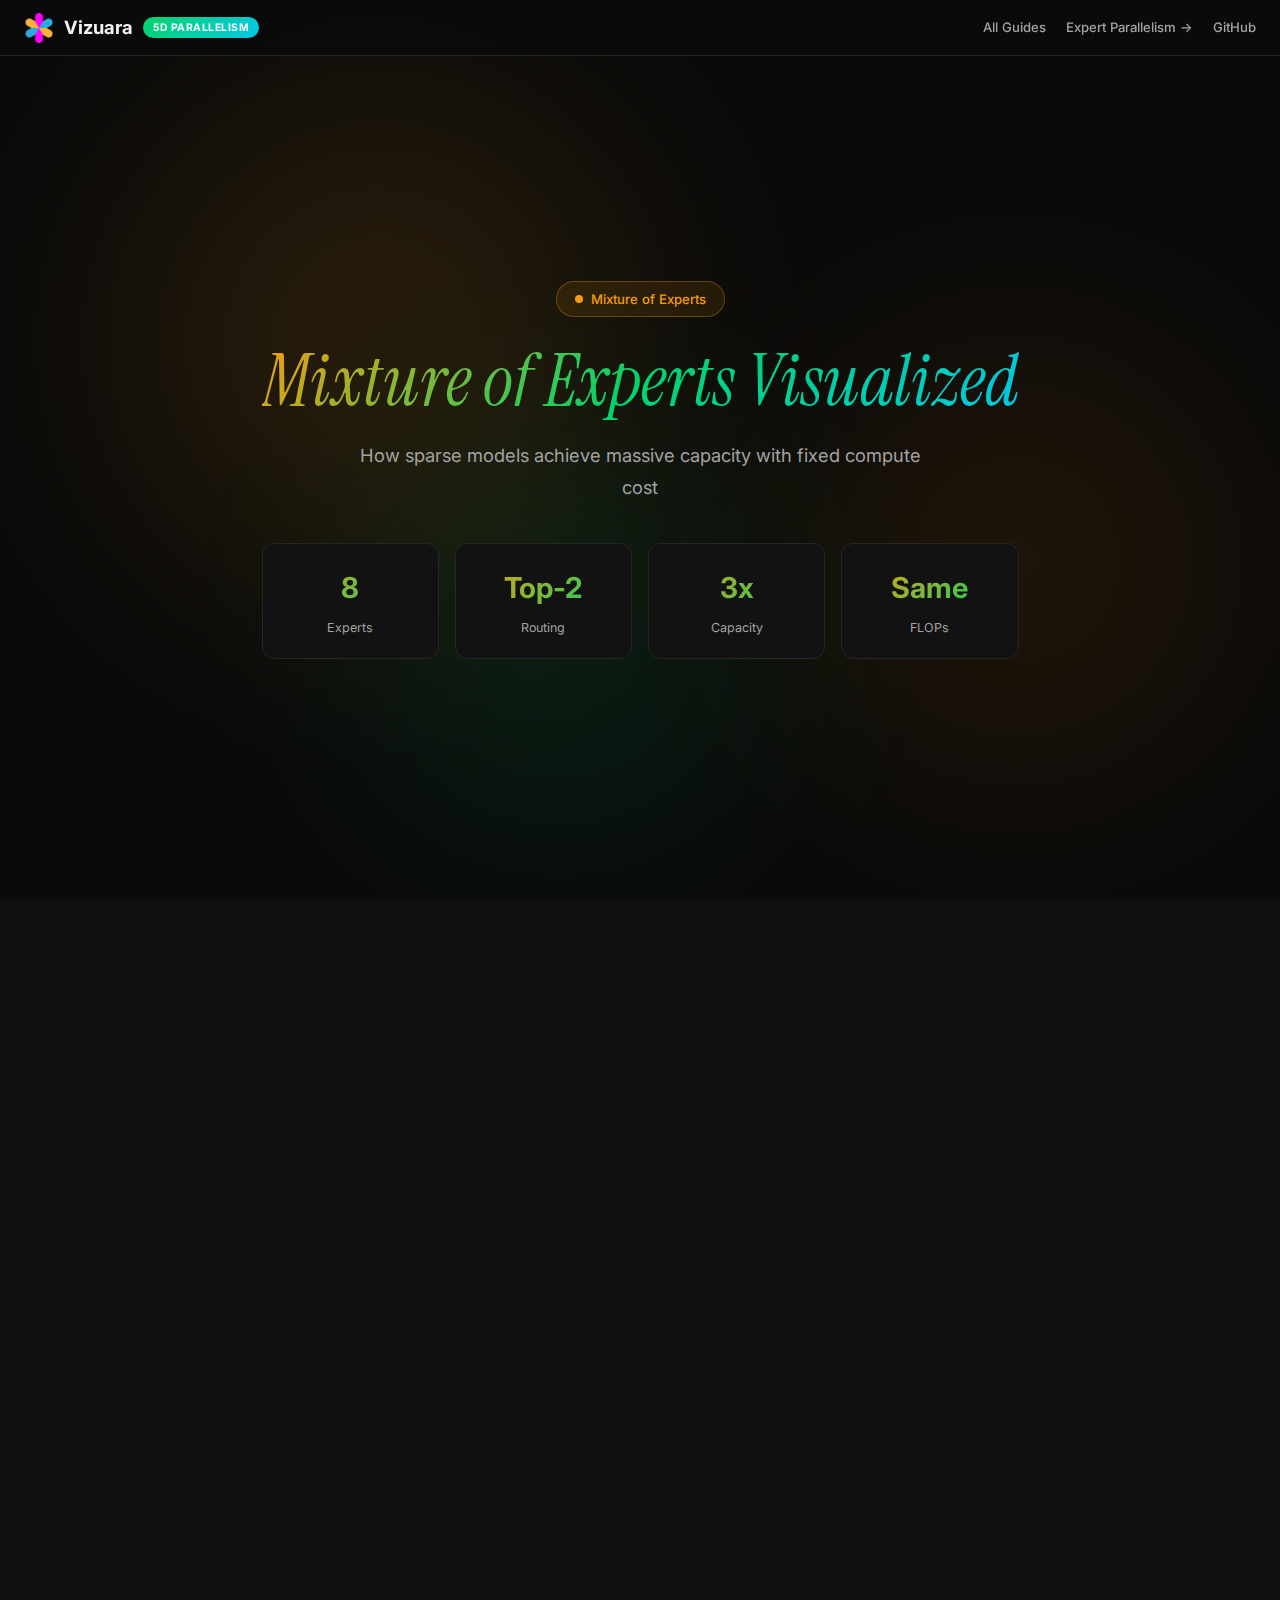
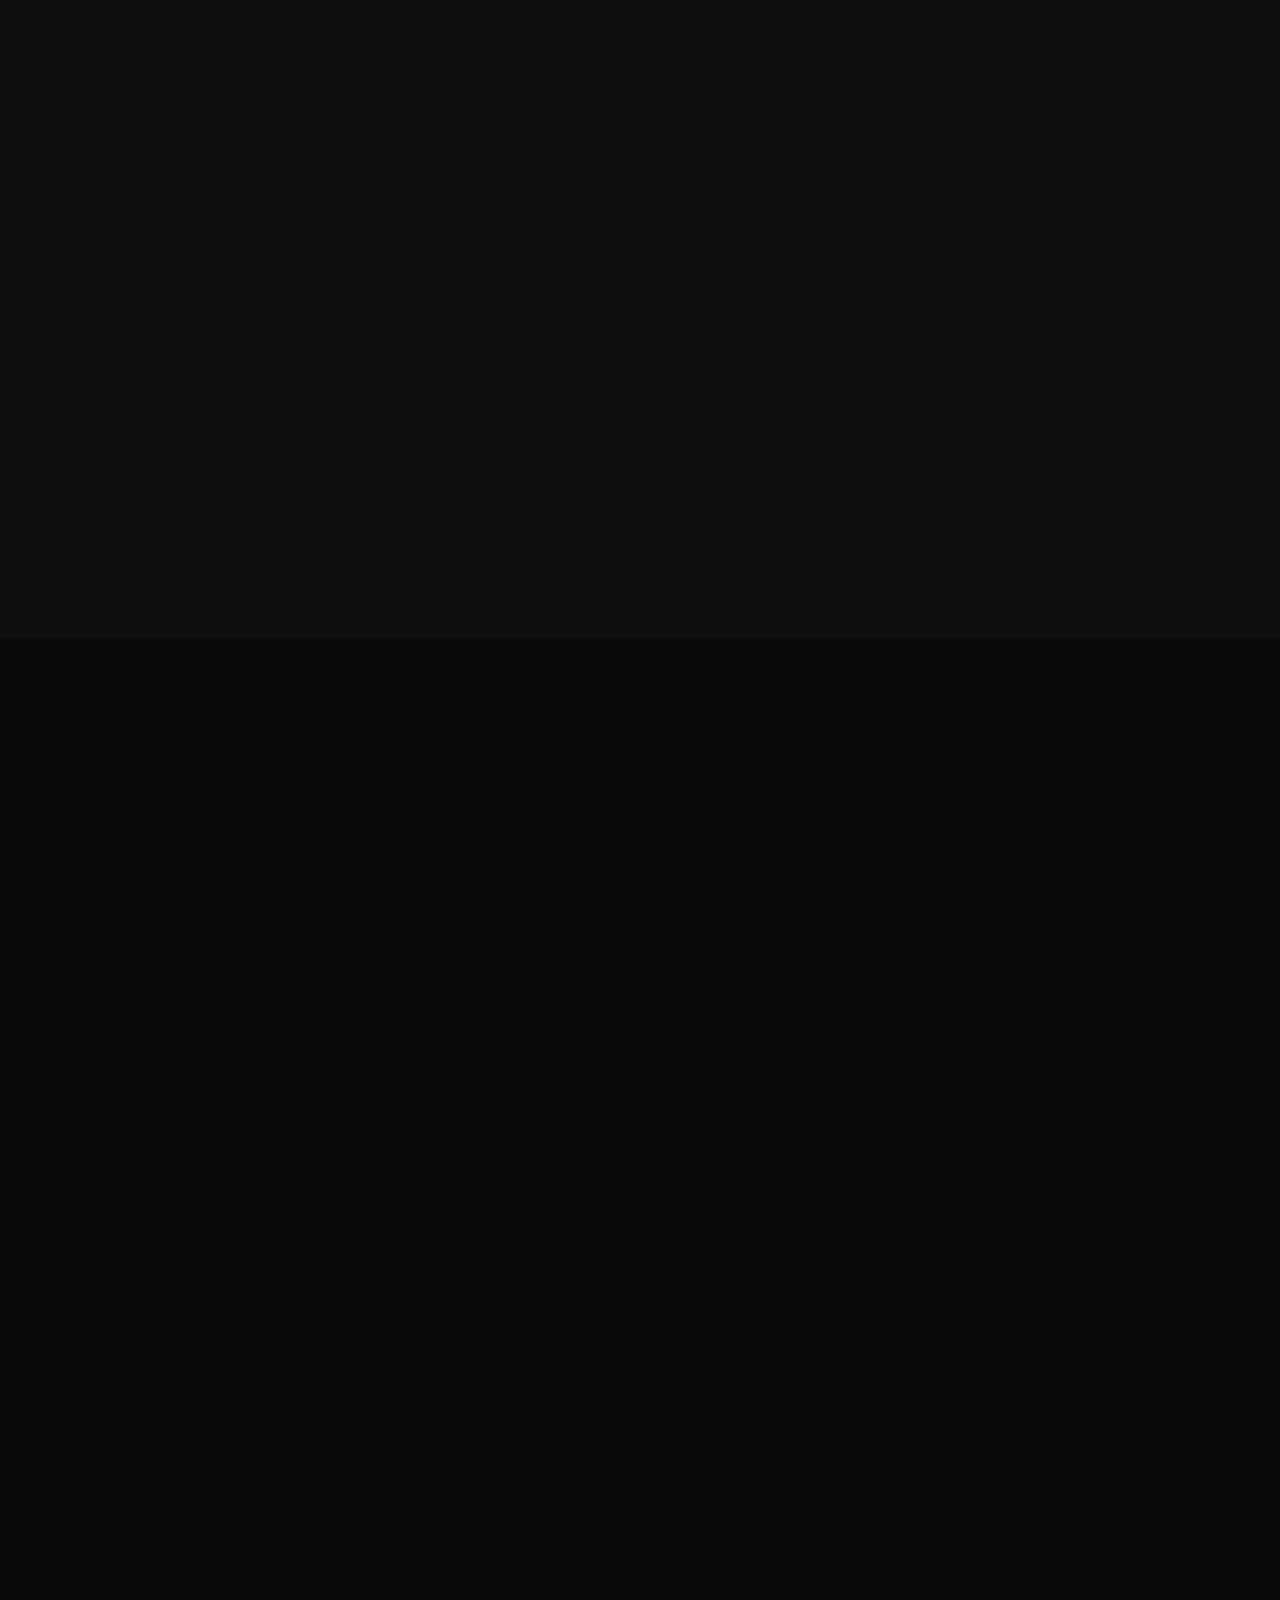
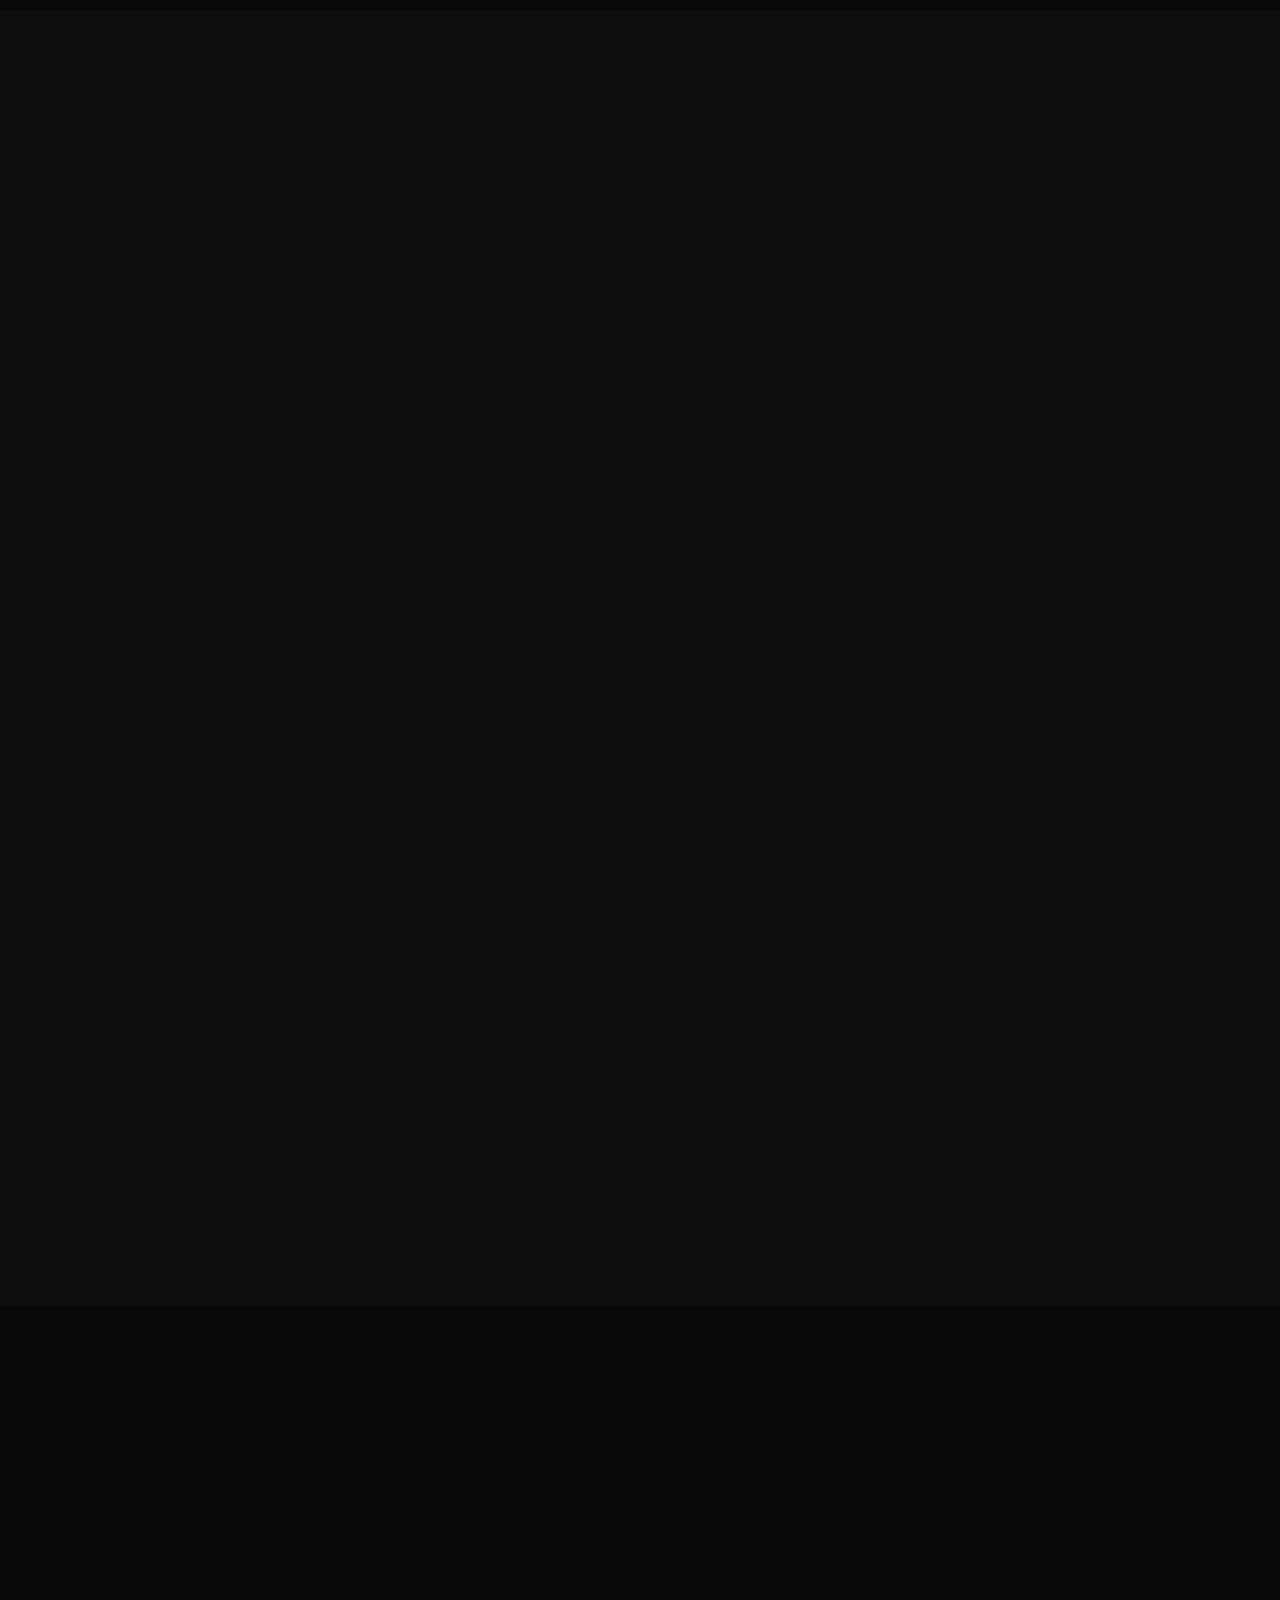
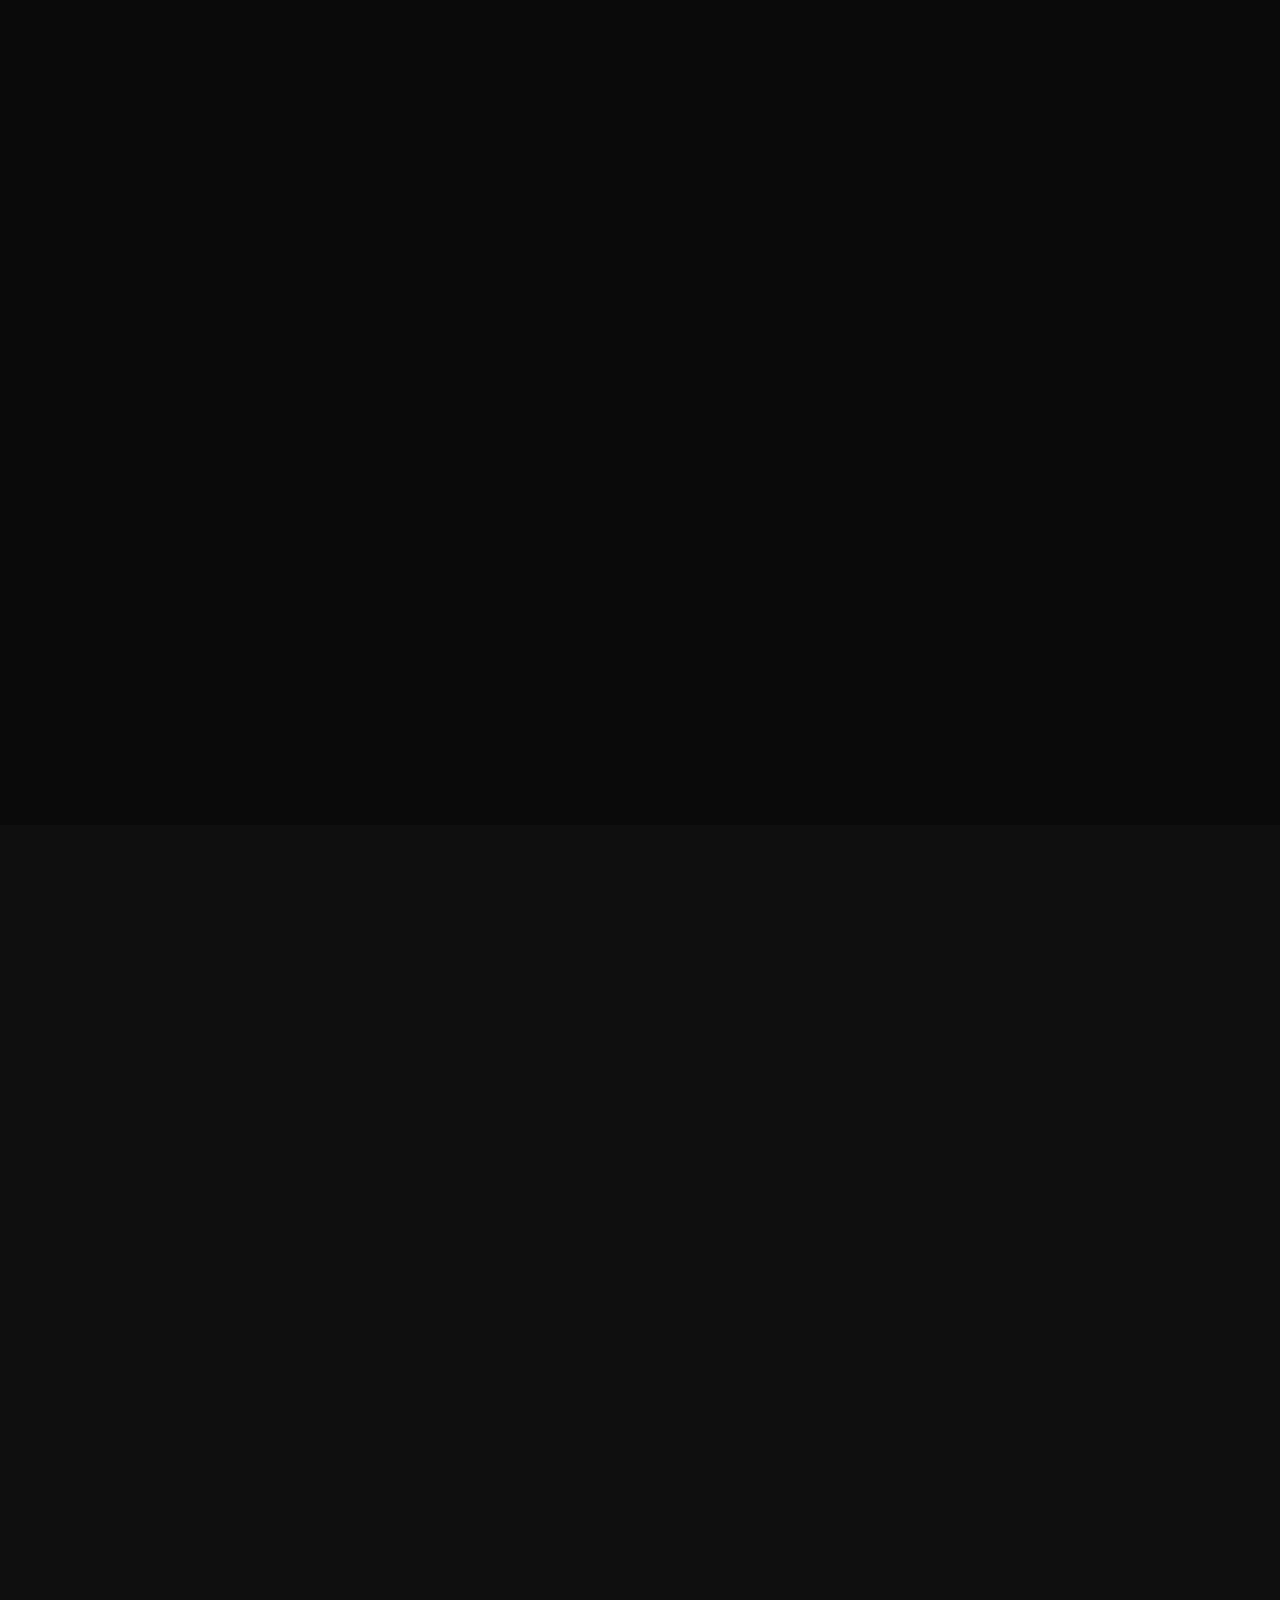
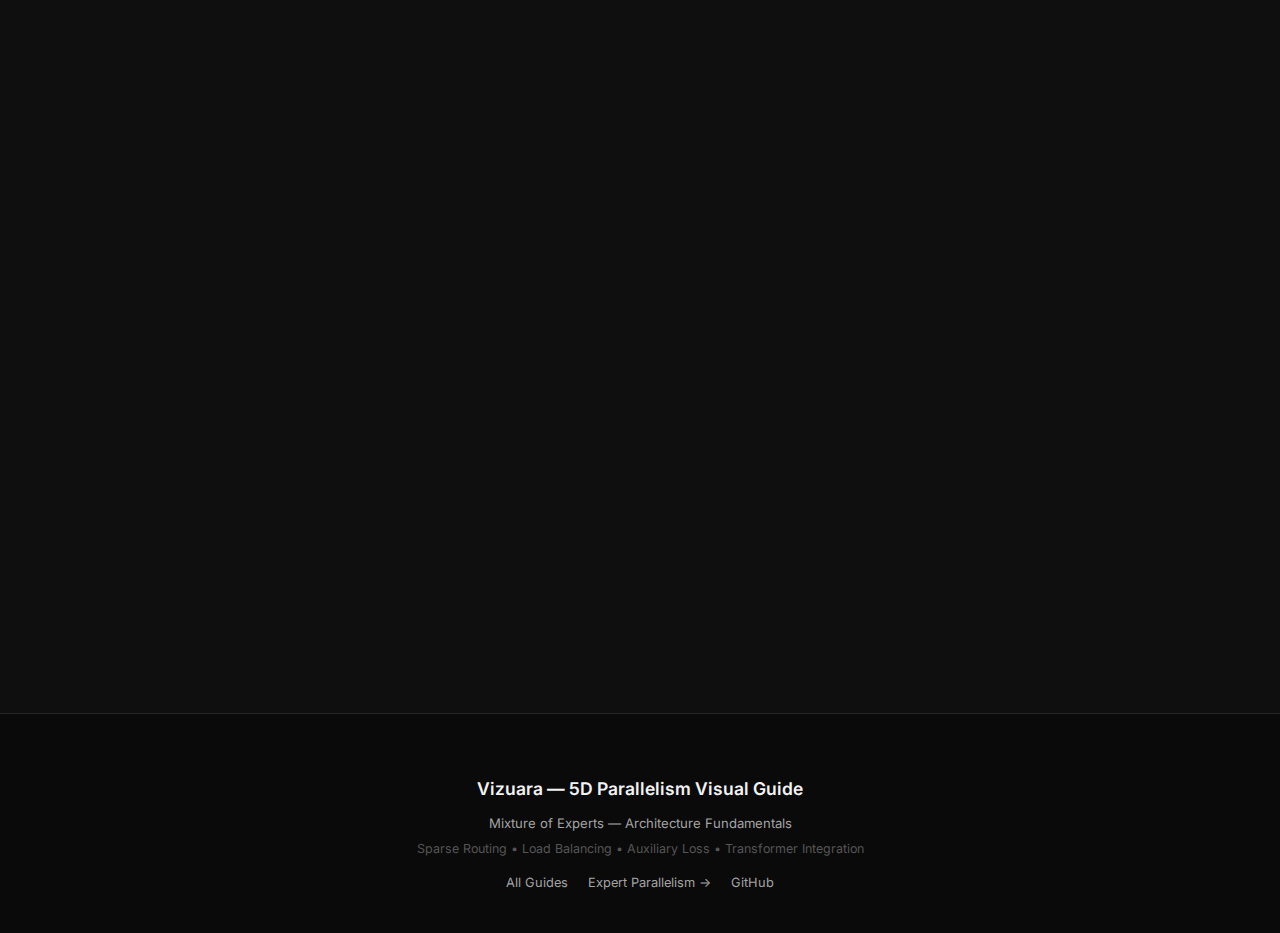
<file: mixture-of-experts.html>
<!DOCTYPE html>
<html lang="en">
<head>
<meta charset="UTF-8">
<meta name="viewport" content="width=device-width, initial-scale=1.0">
<title>Mixture of Experts — Visualized</title>
<link href="https://fonts.googleapis.com/css2?family=Inter:wght@300;400;500;600;700;800&family=JetBrains+Mono:wght@400;500;600&family=Instrument+Serif:ital@0;1&display=swap" rel="stylesheet">
<style>
/* ========================================
   CSS Variables — design system
   ======================================== */
:root {
  --bg: #0a0a0a;
  --bg-card: #121212;
  --bg-card-hover: #1a1a1a;
  --bg-section-alt: #0f0f0f;
  --fg: #f2f2f2;
  --fg-muted: #a3a3a3;
  --border: #262626;
  --border-light: #333;
  --primary: #00d46a;
  --primary-dim: #00a854;
  --secondary: #00c8e6;
  --accent: #f59e0b;
  --accent-dim: #d97706;
  --red: #ef4444;
  --orange: #f97316;
  --yellow: #FFCA28;
  --blue: #3b82f6;
  --green: #00d46a;
  --pink: #ec4899;
  --purple: #a78bfa;
  --teal: #14b8a6;
  --font-sans: 'Inter', system-ui, -apple-system, sans-serif;
  --font-mono: 'JetBrains Mono', 'Fira Code', monospace;
  --font-serif: 'Instrument Serif', Georgia, serif;
  --max-w: 1280px;
  --glow-opacity: 0.15;
  /* Expert colors */
  --e0: #3b82f6;
  --e1: #00d46a;
  --e2: #f59e0b;
  --e3: #a78bfa;
  --e4: #ec4899;
  --e5: #14b8a6;
  --e6: #f97316;
  --e7: #ef4444;
}

*, *::before, *::after { box-sizing: border-box; margin: 0; padding: 0; }
html { scroll-behavior: smooth; font-size: 16px; }
body {
  background: var(--bg);
  color: var(--fg);
  font-family: var(--font-sans);
  line-height: 1.7;
  -webkit-font-smoothing: antialiased;
  overflow-x: hidden;
}
a { color: var(--primary); text-decoration: none; }
a:hover { text-decoration: underline; }
code, pre { font-family: var(--font-mono); }
.container { max-width: var(--max-w); margin: 0 auto; padding: 0 24px; }

.gradient-text {
  background: linear-gradient(135deg, var(--accent) 0%, var(--primary) 50%, var(--secondary) 100%);
  -webkit-background-clip: text;
  -webkit-text-fill-color: transparent;
  background-clip: text;
}

/* ========================================
   NAVBAR
   ======================================== */
.navbar {
  position: fixed; top: 0; left: 0; right: 0; z-index: 100;
  background: rgba(10,10,10,0.85);
  backdrop-filter: blur(16px);
  -webkit-backdrop-filter: blur(16px);
  border-bottom: 1px solid var(--border);
}
.nav-inner {
  max-width: var(--max-w); margin: 0 auto; padding: 12px 24px;
  display: flex; align-items: center; justify-content: space-between;
}
.nav-brand { display: flex; align-items: center; gap: 10px; font-weight: 700; font-size: 1.15rem; }
.nav-brand-logo { width: 30px; height: 30px; object-fit: contain; }
.brand-tag {
  font-size: 0.65rem; background: linear-gradient(135deg, var(--primary), var(--secondary));
  color: #fff; padding: 2px 10px; border-radius: 9999px; font-weight: 700;
  text-transform: uppercase; letter-spacing: 0.5px;
}
.nav-links { display: flex; gap: 20px; flex-wrap: wrap; }
.nav-links a { color: var(--fg-muted); font-size: 0.82rem; font-weight: 500; transition: color 0.2s; }
.nav-links a:hover { color: var(--primary); text-decoration: none; }

/* ========================================
   HERO
   ======================================== */
.hero {
  position: relative; min-height: 100vh; display: flex;
  align-items: center; justify-content: center; text-align: center;
  padding: 120px 24px 80px; overflow: hidden;
}
.hero-bg-orbs { position: absolute; inset: 0; pointer-events: none; }
.orb { position: absolute; border-radius: 50%; filter: blur(120px); opacity: 0.12; }
.orb-yellow { width: 500px; height: 500px; background: var(--accent); top: 10%; left: 10%; animation: float-slow 20s ease-in-out infinite; }
.orb-amber { width: 400px; height: 400px; background: #d97706; top: 40%; right: 5%; animation: float-slow 25s ease-in-out infinite reverse; }
.orb-green { width: 350px; height: 350px; background: var(--primary); bottom: 10%; left: 30%; animation: float-slow 22s ease-in-out infinite; }
@keyframes float-slow {
  0%, 100% { transform: translate(0, 0); }
  25% { transform: translate(30px, -20px); }
  50% { transform: translate(-20px, 30px); }
  75% { transform: translate(20px, 20px); }
}
.hero-content { position: relative; z-index: 1; max-width: 900px; }
.hero-badge {
  display: inline-flex; align-items: center; gap: 8px;
  background: rgba(245,158,11,0.1); border: 1px solid rgba(245,158,11,0.3);
  border-radius: 9999px; padding: 6px 18px; font-size: 0.82rem;
  font-weight: 500; color: var(--accent); margin-bottom: 24px;
}
.pulse-dot { width: 8px; height: 8px; background: var(--accent); border-radius: 50%; animation: pulse 2s ease-in-out infinite; }
@keyframes pulse { 0%, 100% { opacity: 1; transform: scale(1); } 50% { opacity: 0.5; transform: scale(1.4); } }
.hero h1 { font-family: var(--font-serif); font-style: italic; font-size: clamp(2.5rem, 7vw, 4.5rem); font-weight: 400; line-height: 1.1; margin-bottom: 20px; }
.hero-subtitle { font-size: 1.15rem; color: var(--fg-muted); line-height: 1.7; max-width: 600px; margin: 0 auto 40px; }
.hero-cards { display: grid; grid-template-columns: repeat(4, 1fr); gap: 16px; }
.hero-stat-card {
  background: var(--bg-card); border: 1px solid var(--border); border-radius: 12px;
  padding: 20px 12px; transition: border-color 0.3s, transform 0.2s;
}
.hero-stat-card:hover { border-color: rgba(245,158,11,0.3); transform: translateY(-2px); }
.stat-number {
  font-size: 1.8rem; font-weight: 700;
  background: linear-gradient(135deg, var(--accent), var(--primary));
  -webkit-background-clip: text; -webkit-text-fill-color: transparent; background-clip: text;
}
.stat-label { font-size: 0.78rem; color: var(--fg-muted); margin-top: 4px; }

/* ========================================
   SECTIONS
   ======================================== */
.section { padding: 100px 0; position: relative; }
.section-dark { background: var(--bg-section-alt); }
.section-heading { text-align: center; margin-bottom: 60px; }
.section-label {
  display: inline-block; font-size: 0.78rem; font-weight: 600;
  text-transform: uppercase; letter-spacing: 1.5px; color: var(--accent); margin-bottom: 12px;
}
.section-heading h2 {
  font-family: var(--font-serif); font-style: italic;
  font-size: clamp(2rem, 4vw, 3rem); font-weight: 400; line-height: 1.2; margin-bottom: 16px;
}
.section-subtitle { color: var(--fg-muted); font-size: 1.05rem; max-width: 700px; margin: 0 auto; }

/* ========================================
   CARDS
   ======================================== */
.card {
  background: var(--bg-card); border: 1px solid var(--border); border-radius: 16px;
  padding: 28px 24px; transition: border-color 0.3s, transform 0.2s;
}
.card:hover { border-color: rgba(245,158,11,0.3); transform: translateY(-3px); }
.card h3 { font-size: 1.15rem; font-weight: 600; margin-bottom: 8px; }
.card p, .card li { font-size: 0.88rem; color: var(--fg-muted); line-height: 1.6; }
.card code { background: rgba(0,0,0,0.3); padding: 2px 6px; border-radius: 4px; font-size: 0.82rem; color: var(--secondary); }

/* ========================================
   GRIDS
   ======================================== */
.grid-2 { display: grid; grid-template-columns: 1fr 1fr; gap: 24px; }
.grid-3 { display: grid; grid-template-columns: repeat(3, 1fr); gap: 20px; }
@media (max-width: 900px) { .grid-2, .grid-3, .hero-cards { grid-template-columns: 1fr; } }

/* ========================================
   TOGGLE CONTROLS
   ======================================== */
.toggle-group {
  display: inline-flex; background: var(--bg-card); border: 1px solid var(--border);
  border-radius: 12px; overflow: hidden; margin: 20px 0;
}
.toggle-btn {
  padding: 10px 24px; background: transparent; border: none; color: var(--fg-muted);
  font-family: var(--font-sans); font-size: 0.85rem; font-weight: 600;
  cursor: pointer; transition: all 0.3s ease; position: relative;
}
.toggle-btn.active {
  color: #000; background: var(--accent);
}
.toggle-btn:hover:not(.active) { color: var(--fg); background: rgba(255,255,255,0.05); }

/* ========================================
   EQUATION BOX
   ======================================== */
.equation-box {
  background: #0d0d1a; border: 1px solid rgba(245,158,11,0.2); border-radius: 10px;
  padding: 16px 20px; margin: 16px 0; font-family: var(--font-mono);
  font-size: 0.88rem; color: var(--accent); text-align: center;
}
.eq-label { display: block; font-size: 0.72rem; text-transform: uppercase; letter-spacing: 1px; color: var(--fg-muted); margin-bottom: 8px; font-family: var(--font-sans); }
.eq-highlight { color: var(--primary); font-weight: 600; }

/* ========================================
   CALLOUTS
   ======================================== */
.callout { border-radius: 12px; padding: 20px 24px; margin: 20px 0; font-size: 0.88rem; line-height: 1.6; }
.callout-info { background: rgba(59,130,246,0.06); border: 1px solid rgba(59,130,246,0.2); color: var(--fg); }
.callout-warn { background: rgba(245,158,11,0.06); border: 1px solid rgba(245,158,11,0.2); }
.callout-success { background: rgba(0,212,106,0.06); border: 1px solid rgba(0,212,106,0.2); }

/* ========================================
   SECTION A: DENSE vs SPARSE
   ======================================== */
.comparison-container {
  display: flex; gap: 40px; justify-content: center; align-items: stretch;
  flex-wrap: wrap; margin: 30px 0;
}
.comparison-panel {
  flex: 1; min-width: 300px; max-width: 500px;
  background: var(--bg-card); border: 1px solid var(--border);
  border-radius: 16px; padding: 30px; transition: all 0.5s ease;
  position: relative; overflow: hidden;
}
.comparison-panel.active { border-color: var(--accent); }
.comparison-panel.active::before {
  content: ''; position: absolute; inset: 0;
  background: radial-gradient(ellipse at center, rgba(245,158,11,0.05) 0%, transparent 70%);
  pointer-events: none;
}
.comparison-panel h3 { font-size: 1.1rem; font-weight: 700; margin-bottom: 16px; text-align: center; }
.comparison-panel .param-badge {
  display: inline-block; padding: 4px 12px; border-radius: 8px;
  font-size: 0.75rem; font-weight: 600; font-family: var(--font-mono);
  margin-top: 12px;
}

/* Architecture Diagram SVGs */
.arch-diagram { width: 100%; margin: 16px 0; }
.arch-diagram svg { width: 100%; height: auto; display: block; }

/* Dense FFN blocks */
.ffn-block {
  transition: all 0.5s ease;
}
.ffn-block.active {
  filter: drop-shadow(0 0 12px rgba(245,158,11,0.4));
}
.ffn-block.dimmed {
  opacity: 0.2;
}

/* ========================================
   SECTION B: INSIDE MOE LAYER
   ======================================== */
.step-nav {
  display: flex; gap: 8px; justify-content: center; flex-wrap: wrap; margin-bottom: 30px;
}
.step-btn {
  padding: 8px 20px; background: var(--bg-card); border: 1px solid var(--border);
  border-radius: 10px; color: var(--fg-muted); font-family: var(--font-sans);
  font-size: 0.82rem; font-weight: 600; cursor: pointer; transition: all 0.3s ease;
}
.step-btn.active {
  background: var(--accent); color: #000; border-color: var(--accent);
}
.step-btn:hover:not(.active) { border-color: var(--accent); color: var(--fg); }

.moe-canvas-container {
  background: var(--bg-card); border: 1px solid var(--border);
  border-radius: 16px; padding: 30px; position: relative;
  min-height: 480px; overflow: hidden;
}
.step-description {
  text-align: center; margin-bottom: 24px; min-height: 50px;
}
.step-description h4 { font-size: 1rem; font-weight: 600; color: var(--fg); margin-bottom: 6px; }
.step-description p { font-size: 0.85rem; color: var(--fg-muted); }

/* Expert blocks row */
.experts-row {
  display: flex; gap: 10px; justify-content: center; flex-wrap: wrap;
  margin: 24px 0;
}
.expert-block {
  width: 80px; height: 90px; border-radius: 12px; display: flex;
  flex-direction: column; align-items: center; justify-content: center;
  font-size: 0.72rem; font-weight: 600; transition: all 0.5s ease;
  border: 2px solid transparent; position: relative; overflow: hidden;
}
.expert-block .expert-label { font-size: 0.68rem; margin-top: 4px; opacity: 0.8; }
.expert-block .expert-icon { font-size: 1.4rem; }
.expert-block.dimmed {
  opacity: 0.15; transform: scale(0.92);
}
.expert-block.selected {
  transform: scale(1.08);
  box-shadow: 0 0 30px rgba(var(--glow-rgb), 0.4);
}
.expert-block.selected::after {
  content: ''; position: absolute; inset: -2px; border-radius: 14px;
  border: 2px solid currentColor; animation: expertPulse 2s ease-in-out infinite;
}
@keyframes expertPulse {
  0%, 100% { opacity: 1; } 50% { opacity: 0.4; }
}

/* Router visualization */
.router-viz {
  display: flex; flex-direction: column; align-items: center; gap: 20px;
  margin: 20px 0;
}
.router-scores {
  display: flex; gap: 6px; align-items: flex-end; justify-content: center;
  height: 120px; padding: 10px;
}
.score-bar-wrapper {
  display: flex; flex-direction: column; align-items: center; gap: 4px;
  width: 50px;
}
.score-bar {
  width: 36px; border-radius: 6px 6px 0 0; transition: all 0.6s cubic-bezier(0.22, 1, 0.36, 1);
  position: relative; min-height: 4px;
}
.score-value {
  font-size: 0.68rem; font-weight: 600; font-family: var(--font-mono);
  color: var(--fg-muted); transition: color 0.3s;
}
.score-value.top { color: var(--accent); }
.score-label {
  font-size: 0.65rem; color: var(--fg-muted); font-weight: 500;
}

/* Combination weights visual */
.combination-viz {
  display: flex; align-items: center; gap: 16px; justify-content: center;
  flex-wrap: wrap; margin: 20px 0;
}
.weight-mult {
  display: flex; align-items: center; gap: 8px; padding: 10px 16px;
  background: rgba(255,255,255,0.03); border-radius: 10px; border: 1px solid var(--border);
}
.weight-mult .w-val {
  font-family: var(--font-mono); font-size: 0.85rem; font-weight: 600;
}
.weight-mult .times { color: var(--fg-muted); font-size: 0.8rem; }

/* ========================================
   SECTION C: TOKEN ROUTING
   ======================================== */
.routing-container {
  display: grid; grid-template-columns: 180px 1fr 180px; gap: 16px;
  align-items: start; margin: 30px 0; min-height: 450px;
}
@media (max-width: 900px) {
  .routing-container { grid-template-columns: 1fr; }
}

.token-list {
  display: flex; flex-direction: column; gap: 8px;
}
.token-chip {
  padding: 10px 16px; background: var(--bg-card); border: 1px solid var(--border);
  border-radius: 10px; font-size: 0.82rem; font-weight: 500; cursor: pointer;
  transition: all 0.3s ease; display: flex; align-items: center; gap: 8px;
}
.token-chip:hover { border-color: var(--accent); }
.token-chip.active { border-color: var(--accent); background: rgba(245,158,11,0.08); color: var(--accent); }
.token-dot {
  width: 8px; height: 8px; border-radius: 50%; flex-shrink: 0;
}

.routing-canvas {
  position: relative; min-height: 400px;
}
.routing-canvas svg {
  width: 100%; height: 100%; position: absolute; inset: 0;
}

.expert-col {
  display: flex; flex-direction: column; gap: 8px;
}
.expert-chip {
  padding: 10px 14px; border-radius: 10px; font-size: 0.78rem;
  font-weight: 600; display: flex; align-items: center; gap: 8px;
  transition: all 0.3s ease; border: 1px solid transparent;
}
.expert-chip .expert-dot {
  width: 10px; height: 10px; border-radius: 50%; flex-shrink: 0;
}

/* Load bar chart */
.load-chart {
  margin: 30px 0;
}
.load-chart-title {
  font-size: 0.85rem; font-weight: 600; margin-bottom: 16px; text-align: center;
}
.load-bars {
  display: flex; gap: 8px; align-items: flex-end; justify-content: center;
  height: 150px; padding-top: 20px;
}
.load-bar-col {
  display: flex; flex-direction: column; align-items: center; gap: 6px;
  flex: 1; max-width: 70px;
}
.load-bar {
  width: 100%; border-radius: 6px 6px 0 0; transition: all 0.6s cubic-bezier(0.22, 1, 0.36, 1);
  min-height: 2px; position: relative;
}
.load-bar-label {
  font-size: 0.65rem; font-weight: 600; color: var(--fg-muted);
}
.load-bar-count {
  font-size: 0.7rem; font-weight: 700; font-family: var(--font-mono);
  position: absolute; top: -18px; left: 50%; transform: translateX(-50%);
  white-space: nowrap;
}
.load-warning {
  display: inline-block; padding: 2px 8px; border-radius: 6px;
  font-size: 0.65rem; font-weight: 700; margin-top: 4px;
}

/* Token slider */
.token-slider-group {
  display: flex; align-items: center; gap: 16px; justify-content: center;
  margin: 20px 0;
}
.token-slider-group label {
  font-size: 0.82rem; font-weight: 600; color: var(--fg-muted);
}
.token-slider-group input[type="range"] {
  -webkit-appearance: none; appearance: none; width: 200px; height: 6px;
  background: var(--border); border-radius: 3px; outline: none;
}
.token-slider-group input[type="range"]::-webkit-slider-thumb {
  -webkit-appearance: none; appearance: none; width: 18px; height: 18px;
  border-radius: 50%; background: var(--accent); cursor: pointer;
}

/* ========================================
   SECTION D: LOAD BALANCING
   ======================================== */
.balance-comparison {
  display: grid; grid-template-columns: 1fr 1fr; gap: 30px; margin: 30px 0;
}
@media (max-width: 900px) { .balance-comparison { grid-template-columns: 1fr; } }

.balance-panel {
  background: var(--bg-card); border: 1px solid var(--border);
  border-radius: 16px; padding: 24px; transition: all 0.4s ease;
}
.balance-panel.active { border-color: var(--accent); }
.balance-panel h4 {
  font-size: 0.95rem; font-weight: 700; margin-bottom: 6px; text-align: center;
}
.balance-panel .panel-desc {
  font-size: 0.78rem; color: var(--fg-muted); text-align: center; margin-bottom: 16px;
}
.balance-bars {
  display: flex; gap: 6px; align-items: flex-end; justify-content: center;
  height: 160px; padding: 10px 0;
}
.balance-bar-col {
  display: flex; flex-direction: column; align-items: center; gap: 4px;
  width: 44px;
}
.balance-bar {
  width: 32px; border-radius: 6px 6px 0 0; transition: all 0.8s cubic-bezier(0.22, 1, 0.36, 1);
  min-height: 2px; position: relative;
}
.balance-bar-label {
  font-size: 0.6rem; font-weight: 600; color: var(--fg-muted);
}
.balance-bar .bar-val {
  font-size: 0.62rem; font-weight: 700; font-family: var(--font-mono);
  position: absolute; top: -16px; left: 50%; transform: translateX(-50%);
  white-space: nowrap; color: var(--fg);
}

/* ========================================
   SECTION E: TRANSFORMER LAYOUT
   ======================================== */
.transformer-layout {
  display: flex; flex-direction: column; align-items: center; gap: 12px;
  margin: 30px 0; padding: 20px;
}
.tf-block {
  width: 320px; padding: 16px 20px; border-radius: 12px;
  text-align: center; font-size: 0.82rem; font-weight: 600;
  border: 2px solid; transition: all 0.4s ease; position: relative;
}
.tf-block.attn {
  background: rgba(59,130,246,0.08); border-color: rgba(59,130,246,0.3); color: var(--blue);
}
.tf-block.ffn {
  background: rgba(163,163,163,0.05); border-color: rgba(163,163,163,0.2); color: var(--fg-muted);
}
.tf-block.moe {
  background: rgba(245,158,11,0.08); border-color: rgba(245,158,11,0.3); color: var(--accent);
  box-shadow: 0 0 20px rgba(245,158,11,0.1);
}
.tf-block .block-label {
  font-size: 0.65rem; text-transform: uppercase; letter-spacing: 1px; opacity: 0.6;
  display: block; margin-bottom: 4px;
}
.tf-arrow {
  width: 2px; height: 24px; background: var(--border); position: relative;
}
.tf-arrow::after {
  content: ''; position: absolute; bottom: -4px; left: -4px;
  border-left: 5px solid transparent; border-right: 5px solid transparent;
  border-top: 6px solid var(--border);
}

.layer-stack {
  display: flex; gap: 16px; justify-content: center; flex-wrap: wrap; margin: 30px 0;
}
.layer-mini {
  width: 64px; display: flex; flex-direction: column; align-items: center; gap: 3px;
}
.layer-mini-block {
  width: 56px; height: 22px; border-radius: 6px; display: flex;
  align-items: center; justify-content: center; font-size: 0.55rem;
  font-weight: 700; transition: all 0.4s ease;
}
.layer-mini-block.attn { background: rgba(59,130,246,0.15); color: var(--blue); }
.layer-mini-block.ffn { background: rgba(163,163,163,0.08); color: var(--fg-muted); }
.layer-mini-block.moe { background: rgba(245,158,11,0.15); color: var(--accent); }
.layer-mini .layer-num {
  font-size: 0.58rem; color: var(--fg-muted); font-weight: 600;
}

.param-summary {
  display: flex; gap: 24px; justify-content: center; flex-wrap: wrap;
  margin: 20px 0;
}
.param-pill {
  padding: 8px 20px; border-radius: 10px; font-size: 0.82rem; font-weight: 600;
  font-family: var(--font-mono); border: 1px solid;
}

/* ========================================
   FOOTER
   ======================================== */
.footer { padding: 60px 0 40px; border-top: 1px solid var(--border); text-align: center; }
.footer-brand { font-size: 1.1rem; font-weight: 600; margin-bottom: 8px; }
.footer p { font-size: 0.82rem; color: var(--fg-muted); }
.footer-links { display: flex; gap: 20px; justify-content: center; margin-top: 12px; }
.footer-links a { font-size: 0.8rem; color: var(--fg-muted); }
.footer-links a:hover { color: var(--primary); }

/* ========================================
   SCROLL ANIMATIONS
   ======================================== */
.fade-in { opacity: 0; transform: translateY(20px); transition: opacity 0.6s ease, transform 0.6s ease; }
.fade-in.visible { opacity: 1; transform: translateY(0); }

/* ========================================
   MISC
   ======================================== */
.text-center { text-align: center; }
.mt-20 { margin-top: 20px; }
.mb-20 { margin-bottom: 20px; }
.highlight-box {
  display: inline-block; padding: 6px 16px; border-radius: 8px;
  font-size: 0.85rem; font-weight: 700; font-family: var(--font-mono);
}

/* Canvas for animated routing paths */
.routing-svg-container {
  position: relative; width: 100%; min-height: 420px;
  background: var(--bg-card); border: 1px solid var(--border); border-radius: 16px;
  overflow: hidden;
}
.routing-svg-container svg {
  width: 100%; height: 420px;
}

/* Responsive hero stat fix */
@media (max-width: 600px) {
  .hero-cards { grid-template-columns: repeat(2, 1fr); }
  .experts-row { gap: 6px; }
  .expert-block { width: 60px; height: 70px; }
  .routing-container { grid-template-columns: 1fr; }
  .balance-comparison { grid-template-columns: 1fr; }
}
</style>
</head>
<body>

<!-- ========================================
     NAVBAR
     ======================================== -->
<nav class="navbar">
  <div class="nav-inner">
    <div class="nav-brand">
      <img src="vizlogo.png" alt="Vizuara" class="nav-brand-logo">
      <span>Vizuara</span>
      <span class="brand-tag">5D Parallelism</span>
    </div>
    <div class="nav-links">
      <a href="index.html">All Guides</a>
      <a href="expert-parallelism.html">Expert Parallelism &rarr;</a>
      <a href="https://github.com/VizuaraAI/5d-parallelism-visual-guide" target="_blank">GitHub</a>
    </div>
  </div>
</nav>

<!-- ========================================
     HERO
     ======================================== -->
<section class="hero">
  <div class="hero-bg-orbs">
    <div class="orb orb-yellow"></div>
    <div class="orb orb-amber"></div>
    <div class="orb orb-green"></div>
  </div>
  <div class="hero-content">
    <div class="hero-badge"><span class="pulse-dot"></span> Mixture of Experts</div>
    <h1><span class="gradient-text">Mixture of Experts Visualized</span></h1>
    <p class="hero-subtitle">How sparse models achieve massive capacity with fixed compute cost</p>
    <div class="hero-cards">
      <div class="hero-stat-card">
        <div class="stat-number">8</div>
        <div class="stat-label">Experts</div>
      </div>
      <div class="hero-stat-card">
        <div class="stat-number">Top-2</div>
        <div class="stat-label">Routing</div>
      </div>
      <div class="hero-stat-card">
        <div class="stat-number">3x</div>
        <div class="stat-label">Capacity</div>
      </div>
      <div class="hero-stat-card">
        <div class="stat-number">Same</div>
        <div class="stat-label">FLOPs</div>
      </div>
    </div>
  </div>
</section>

<!-- ========================================
     SECTION A: DENSE vs SPARSE
     ======================================== -->
<section class="section section-dark" id="section-a">
  <div class="container">
    <div class="section-heading fade-in">
      <div class="section-label">Section A</div>
      <h2>Dense vs Sparse &mdash; The Key Insight</h2>
      <p class="section-subtitle">A dense model activates every parameter for every token. An MoE model activates only a fraction, achieving more capacity with the same compute.</p>
    </div>

    <div class="text-center fade-in">
      <div class="toggle-group" id="dense-moe-toggle">
        <button class="toggle-btn active" data-mode="dense">Dense FFN</button>
        <button class="toggle-btn" data-mode="moe">MoE FFN</button>
      </div>
    </div>

    <div class="comparison-container fade-in">
      <!-- Dense Panel -->
      <div class="comparison-panel" id="dense-panel">
        <h3 style="color: var(--fg-muted);">Dense Feed-Forward Network</h3>
        <svg viewBox="0 0 400 260" class="arch-diagram" id="dense-svg">
          <!-- Input -->
          <rect x="150" y="10" width="100" height="36" rx="8" fill="rgba(0,200,230,0.15)" stroke="rgba(0,200,230,0.4)" stroke-width="1.5"/>
          <text x="200" y="33" text-anchor="middle" fill="#00c8e6" font-size="12" font-weight="600" font-family="Inter, sans-serif">Input Token</text>
          <!-- Arrow -->
          <line x1="200" y1="46" x2="200" y2="70" stroke="#333" stroke-width="1.5"/>
          <polygon points="195,68 200,76 205,68" fill="#333"/>
          <!-- FFN Block -->
          <rect x="60" y="80" width="280" height="90" rx="12" fill="rgba(163,163,163,0.08)" stroke="rgba(163,163,163,0.3)" stroke-width="1.5" id="dense-ffn-rect"/>
          <text x="200" y="115" text-anchor="middle" fill="#a3a3a3" font-size="14" font-weight="700" font-family="Inter, sans-serif" id="dense-ffn-text">Single Large FFN</text>
          <text x="200" y="138" text-anchor="middle" fill="#666" font-size="11" font-family="JetBrains Mono, monospace" id="dense-param-text">N parameters — ALL active</text>
          <text x="200" y="158" text-anchor="middle" fill="#555" font-size="10" font-family="Inter, sans-serif">100% utilization per token</text>
          <!-- Arrow -->
          <line x1="200" y1="170" x2="200" y2="200" stroke="#333" stroke-width="1.5"/>
          <polygon points="195,198 200,206 205,198" fill="#333"/>
          <!-- Output -->
          <rect x="150" y="208" width="100" height="36" rx="8" fill="rgba(0,212,106,0.15)" stroke="rgba(0,212,106,0.4)" stroke-width="1.5"/>
          <text x="200" y="231" text-anchor="middle" fill="#00d46a" font-size="12" font-weight="600" font-family="Inter, sans-serif">Output</text>
        </svg>
        <div class="text-center">
          <span class="param-badge" style="background: rgba(163,163,163,0.1); border: 1px solid rgba(163,163,163,0.3); color: var(--fg-muted);">N params total = N params active</span>
        </div>
      </div>

      <!-- MoE Panel -->
      <div class="comparison-panel" id="moe-panel">
        <h3 style="color: var(--accent);">Mixture of Experts FFN</h3>
        <svg viewBox="0 0 400 340" class="arch-diagram" id="moe-svg">
          <!-- Input -->
          <rect x="150" y="5" width="100" height="36" rx="8" fill="rgba(0,200,230,0.15)" stroke="rgba(0,200,230,0.4)" stroke-width="1.5"/>
          <text x="200" y="28" text-anchor="middle" fill="#00c8e6" font-size="12" font-weight="600" font-family="Inter, sans-serif">Input Token</text>
          <!-- Arrow to Router -->
          <line x1="200" y1="41" x2="200" y2="58" stroke="#333" stroke-width="1.5"/>
          <polygon points="195,56 200,64 205,56" fill="#333"/>
          <!-- Router -->
          <rect x="130" y="64" width="140" height="32" rx="8" fill="rgba(245,158,11,0.12)" stroke="rgba(245,158,11,0.4)" stroke-width="1.5"/>
          <text x="200" y="85" text-anchor="middle" fill="#f59e0b" font-size="11" font-weight="700" font-family="Inter, sans-serif">Router (Gating)</text>
          <!-- Fan-out lines to experts -->
          <line x1="200" y1="96" x2="200" y2="112" stroke="rgba(245,158,11,0.3)" stroke-width="1"/>
          <!-- 8 Expert blocks -->
          <g id="moe-experts-svg">
            <!-- Expert 0 -->
            <rect x="8" y="120" width="40" height="50" rx="6" fill="rgba(59,130,246,0.08)" stroke="rgba(59,130,246,0.25)" stroke-width="1" class="moe-expert-rect" data-idx="0"/>
            <text x="28" y="142" text-anchor="middle" fill="#3b82f6" font-size="8" font-weight="600" font-family="Inter, sans-serif">E0</text>
            <text x="28" y="158" text-anchor="middle" fill="#3b82f6" font-size="7" font-family="JetBrains Mono, monospace" opacity="0.6">FFN</text>
            <!-- Expert 1 — selected -->
            <rect x="56" y="120" width="40" height="50" rx="6" fill="rgba(0,212,106,0.15)" stroke="rgba(0,212,106,0.5)" stroke-width="2" class="moe-expert-rect selected" data-idx="1"/>
            <text x="76" y="142" text-anchor="middle" fill="#00d46a" font-size="8" font-weight="700" font-family="Inter, sans-serif">E1</text>
            <text x="76" y="158" text-anchor="middle" fill="#00d46a" font-size="7" font-family="JetBrains Mono, monospace">FFN</text>
            <!-- Expert 2 -->
            <rect x="104" y="120" width="40" height="50" rx="6" fill="rgba(245,158,11,0.08)" stroke="rgba(245,158,11,0.25)" stroke-width="1" class="moe-expert-rect" data-idx="2"/>
            <text x="124" y="142" text-anchor="middle" fill="#f59e0b" font-size="8" font-weight="600" font-family="Inter, sans-serif">E2</text>
            <text x="124" y="158" text-anchor="middle" fill="#f59e0b" font-size="7" font-family="JetBrains Mono, monospace" opacity="0.6">FFN</text>
            <!-- Expert 3 -->
            <rect x="152" y="120" width="40" height="50" rx="6" fill="rgba(167,139,250,0.08)" stroke="rgba(167,139,250,0.25)" stroke-width="1" class="moe-expert-rect" data-idx="3"/>
            <text x="172" y="142" text-anchor="middle" fill="#a78bfa" font-size="8" font-weight="600" font-family="Inter, sans-serif">E3</text>
            <text x="172" y="158" text-anchor="middle" fill="#a78bfa" font-size="7" font-family="JetBrains Mono, monospace" opacity="0.6">FFN</text>
            <!-- Expert 4 -->
            <rect x="200" y="120" width="40" height="50" rx="6" fill="rgba(236,72,153,0.08)" stroke="rgba(236,72,153,0.25)" stroke-width="1" class="moe-expert-rect" data-idx="4"/>
            <text x="220" y="142" text-anchor="middle" fill="#ec4899" font-size="8" font-weight="600" font-family="Inter, sans-serif">E4</text>
            <text x="220" y="158" text-anchor="middle" fill="#ec4899" font-size="7" font-family="JetBrains Mono, monospace" opacity="0.6">FFN</text>
            <!-- Expert 5 — selected -->
            <rect x="248" y="120" width="40" height="50" rx="6" fill="rgba(20,184,166,0.15)" stroke="rgba(20,184,166,0.5)" stroke-width="2" class="moe-expert-rect selected" data-idx="5"/>
            <text x="268" y="142" text-anchor="middle" fill="#14b8a6" font-size="8" font-weight="700" font-family="Inter, sans-serif">E5</text>
            <text x="268" y="158" text-anchor="middle" fill="#14b8a6" font-size="7" font-family="JetBrains Mono, monospace">FFN</text>
            <!-- Expert 6 -->
            <rect x="296" y="120" width="40" height="50" rx="6" fill="rgba(249,115,22,0.08)" stroke="rgba(249,115,22,0.25)" stroke-width="1" class="moe-expert-rect" data-idx="6"/>
            <text x="316" y="142" text-anchor="middle" fill="#f97316" font-size="8" font-weight="600" font-family="Inter, sans-serif">E6</text>
            <text x="316" y="158" text-anchor="middle" fill="#f97316" font-size="7" font-family="JetBrains Mono, monospace" opacity="0.6">FFN</text>
            <!-- Expert 7 -->
            <rect x="344" y="120" width="40" height="50" rx="6" fill="rgba(239,68,68,0.08)" stroke="rgba(239,68,68,0.25)" stroke-width="1" class="moe-expert-rect" data-idx="7"/>
            <text x="364" y="142" text-anchor="middle" fill="#ef4444" font-size="8" font-weight="600" font-family="Inter, sans-serif">E7</text>
            <text x="364" y="158" text-anchor="middle" fill="#ef4444" font-size="7" font-family="JetBrains Mono, monospace" opacity="0.6">FFN</text>
          </g>
          <!-- Routing lines from router to selected experts -->
          <line x1="200" y1="96" x2="76" y2="120" stroke="rgba(0,212,106,0.6)" stroke-width="2" stroke-dasharray="4,3" class="route-line"/>
          <line x1="200" y1="96" x2="268" y2="120" stroke="rgba(20,184,166,0.6)" stroke-width="2" stroke-dasharray="4,3" class="route-line"/>
          <!-- Dimmed lines to non-selected -->
          <line x1="200" y1="96" x2="28" y2="120" stroke="rgba(255,255,255,0.05)" stroke-width="1" class="route-line-dim"/>
          <line x1="200" y1="96" x2="124" y2="120" stroke="rgba(255,255,255,0.05)" stroke-width="1" class="route-line-dim"/>
          <line x1="200" y1="96" x2="172" y2="120" stroke="rgba(255,255,255,0.05)" stroke-width="1" class="route-line-dim"/>
          <line x1="200" y1="96" x2="220" y2="120" stroke="rgba(255,255,255,0.05)" stroke-width="1" class="route-line-dim"/>
          <line x1="200" y1="96" x2="316" y2="120" stroke="rgba(255,255,255,0.05)" stroke-width="1" class="route-line-dim"/>
          <line x1="200" y1="96" x2="364" y2="120" stroke="rgba(255,255,255,0.05)" stroke-width="1" class="route-line-dim"/>
          <!-- Top-2 label -->
          <text x="200" y="190" text-anchor="middle" fill="var(--accent)" font-size="9" font-weight="700" font-family="Inter, sans-serif">Top-2 Selected</text>
          <!-- Arrows from selected experts to Combine -->
          <line x1="76" y1="170" x2="170" y2="210" stroke="rgba(0,212,106,0.5)" stroke-width="1.5"/>
          <line x1="268" y1="170" x2="230" y2="210" stroke="rgba(20,184,166,0.5)" stroke-width="1.5"/>
          <!-- Combine box -->
          <rect x="140" y="210" width="120" height="32" rx="8" fill="rgba(245,158,11,0.1)" stroke="rgba(245,158,11,0.3)" stroke-width="1.5"/>
          <text x="200" y="230" text-anchor="middle" fill="#f59e0b" font-size="10" font-weight="600" font-family="Inter, sans-serif">Weighted Sum</text>
          <!-- Arrow to output -->
          <line x1="200" y1="242" x2="200" y2="268" stroke="#333" stroke-width="1.5"/>
          <polygon points="195,266 200,274 205,266" fill="#333"/>
          <!-- Output -->
          <rect x="150" y="276" width="100" height="36" rx="8" fill="rgba(0,212,106,0.15)" stroke="rgba(0,212,106,0.4)" stroke-width="1.5"/>
          <text x="200" y="299" text-anchor="middle" fill="#00d46a" font-size="12" font-weight="600" font-family="Inter, sans-serif">Output</text>
        </svg>
        <div class="text-center">
          <span class="param-badge" style="background: rgba(245,158,11,0.1); border: 1px solid rgba(245,158,11,0.3); color: var(--accent);">8N params total, only 2N active</span>
        </div>
      </div>
    </div>

    <div class="text-center fade-in" style="margin-top: 20px;">
      <div class="highlight-box" style="background: rgba(245,158,11,0.08); border: 1px solid rgba(245,158,11,0.25); color: var(--accent); font-size: 1rem;">
        3x more parameters, same compute cost
      </div>
    </div>

    <div class="callout callout-success fade-in" style="max-width: 700px; margin: 30px auto;">
      <strong>Key Insight:</strong> MoE gives the model a larger "brain" (more total parameters to store knowledge) while keeping per-token computation fixed. Each token only needs to consult 2 out of 8 expert sub-networks, so throughput stays the same as a smaller dense model.
    </div>
  </div>
</section>

<!-- ========================================
     SECTION B: INSIDE THE MOE LAYER
     ======================================== -->
<section class="section" id="section-b">
  <div class="container">
    <div class="section-heading fade-in">
      <div class="section-label">Section B</div>
      <h2>Inside the MoE Layer</h2>
      <p class="section-subtitle">Walk through each step of the Mixture of Experts forward pass, from token arrival to weighted output.</p>
    </div>

    <div class="fade-in">
      <div class="step-nav" id="step-nav">
        <button class="step-btn active" data-step="0">1. Token Arrives</button>
        <button class="step-btn" data-step="1">2. Router Scores</button>
        <button class="step-btn" data-step="2">3. Softmax + Top-K</button>
        <button class="step-btn" data-step="3">4. Expert Compute</button>
        <button class="step-btn" data-step="4">5. Weighted Sum</button>
      </div>
    </div>

    <div class="moe-canvas-container fade-in" id="moe-step-canvas">
      <div class="step-description" id="step-desc">
        <h4>Step 1: Token Arrives</h4>
        <p>A token embedding vector enters the MoE layer, ready to be routed to the best experts.</p>
      </div>

      <!-- Token embedding visual -->
      <div id="token-embed-viz" class="text-center" style="margin-bottom: 20px;">
        <svg viewBox="0 0 700 60" width="100%" style="max-width:700px; margin: 0 auto; display: block;">
          <text x="20" y="20" fill="#00c8e6" font-size="11" font-weight="600" font-family="Inter, sans-serif">Token Embedding x</text>
          <g id="embed-cells">
            <rect x="20" y="28" width="26" height="26" rx="4" fill="rgba(0,200,230,0.15)" stroke="rgba(0,200,230,0.3)" stroke-width="1"/>
            <text x="33" y="45" text-anchor="middle" fill="#00c8e6" font-size="8" font-family="JetBrains Mono, monospace">0.3</text>
            <rect x="50" y="28" width="26" height="26" rx="4" fill="rgba(0,200,230,0.15)" stroke="rgba(0,200,230,0.3)" stroke-width="1"/>
            <text x="63" y="45" text-anchor="middle" fill="#00c8e6" font-size="8" font-family="JetBrains Mono, monospace">-0.7</text>
            <rect x="80" y="28" width="26" height="26" rx="4" fill="rgba(0,200,230,0.15)" stroke="rgba(0,200,230,0.3)" stroke-width="1"/>
            <text x="93" y="45" text-anchor="middle" fill="#00c8e6" font-size="8" font-family="JetBrains Mono, monospace">1.2</text>
            <rect x="110" y="28" width="26" height="26" rx="4" fill="rgba(0,200,230,0.15)" stroke="rgba(0,200,230,0.3)" stroke-width="1"/>
            <text x="123" y="45" text-anchor="middle" fill="#00c8e6" font-size="8" font-family="JetBrains Mono, monospace">0.1</text>
            <rect x="140" y="28" width="26" height="26" rx="4" fill="rgba(0,200,230,0.15)" stroke="rgba(0,200,230,0.3)" stroke-width="1"/>
            <text x="153" y="45" text-anchor="middle" fill="#00c8e6" font-size="8" font-family="JetBrains Mono, monospace">-0.4</text>
            <rect x="170" y="28" width="26" height="26" rx="4" fill="rgba(0,200,230,0.15)" stroke="rgba(0,200,230,0.3)" stroke-width="1"/>
            <text x="183" y="45" text-anchor="middle" fill="#00c8e6" font-size="8" font-family="JetBrains Mono, monospace">0.8</text>
            <text x="210" y="45" fill="#555" font-size="10" font-family="Inter, sans-serif">...</text>
            <text x="240" y="45" fill="#555" font-size="9" font-family="JetBrains Mono, monospace">d_model = 4096</text>
          </g>
        </svg>
      </div>

      <!-- Router scores visualization -->
      <div id="router-scores-viz" style="display: none;">
        <div class="text-center" style="margin-bottom: 12px;">
          <span style="font-size: 0.78rem; color: var(--accent); font-weight: 600;">Router: W<sub>g</sub> &middot; x &rarr; 8 scores (one per expert)</span>
        </div>
        <div class="router-scores" id="router-bars">
          <!-- Generated by JS -->
        </div>
      </div>

      <!-- Expert blocks row -->
      <div class="experts-row" id="experts-row">
        <div class="expert-block" data-expert="0" style="background: rgba(59,130,246,0.08); border-color: rgba(59,130,246,0.25); color: #3b82f6;">
          <span class="expert-icon">E0</span>
          <span class="expert-label">FFN</span>
        </div>
        <div class="expert-block" data-expert="1" style="background: rgba(0,212,106,0.08); border-color: rgba(0,212,106,0.25); color: #00d46a;">
          <span class="expert-icon">E1</span>
          <span class="expert-label">FFN</span>
        </div>
        <div class="expert-block" data-expert="2" style="background: rgba(245,158,11,0.08); border-color: rgba(245,158,11,0.25); color: #f59e0b;">
          <span class="expert-icon">E2</span>
          <span class="expert-label">FFN</span>
        </div>
        <div class="expert-block" data-expert="3" style="background: rgba(167,139,250,0.08); border-color: rgba(167,139,250,0.25); color: #a78bfa;">
          <span class="expert-icon">E3</span>
          <span class="expert-label">FFN</span>
        </div>
        <div class="expert-block" data-expert="4" style="background: rgba(236,72,153,0.08); border-color: rgba(236,72,153,0.25); color: #ec4899;">
          <span class="expert-icon">E4</span>
          <span class="expert-label">FFN</span>
        </div>
        <div class="expert-block" data-expert="5" style="background: rgba(20,184,166,0.08); border-color: rgba(20,184,166,0.25); color: #14b8a6;">
          <span class="expert-icon">E5</span>
          <span class="expert-label">FFN</span>
        </div>
        <div class="expert-block" data-expert="6" style="background: rgba(249,115,22,0.08); border-color: rgba(249,115,22,0.25); color: #f97316;">
          <span class="expert-icon">E6</span>
          <span class="expert-label">FFN</span>
        </div>
        <div class="expert-block" data-expert="7" style="background: rgba(239,68,68,0.08); border-color: rgba(239,68,68,0.25); color: #ef4444;">
          <span class="expert-icon">E7</span>
          <span class="expert-label">FFN</span>
        </div>
      </div>

      <!-- Weighted combination visual -->
      <div id="combination-viz" class="combination-viz" style="display: none;">
        <div class="weight-mult" id="comb-e1" style="border-color: rgba(0,212,106,0.3);">
          <span class="w-val" style="color: #00d46a;">0.62</span>
          <span class="times">&times;</span>
          <span style="font-size: 0.82rem; color: #00d46a; font-weight: 600;">E1 output</span>
        </div>
        <span style="font-size: 1.2rem; color: var(--accent); font-weight: 700;">+</span>
        <div class="weight-mult" id="comb-e5" style="border-color: rgba(20,184,166,0.3);">
          <span class="w-val" style="color: #14b8a6;">0.38</span>
          <span class="times">&times;</span>
          <span style="font-size: 0.82rem; color: #14b8a6; font-weight: 600;">E5 output</span>
        </div>
        <span style="font-size: 1.2rem; color: var(--fg-muted);">=</span>
        <div style="padding: 10px 16px; background: rgba(0,212,106,0.08); border-radius: 10px; border: 1px solid rgba(0,212,106,0.3);">
          <span style="font-size: 0.85rem; font-weight: 700; color: var(--primary);">MoE Output</span>
        </div>
      </div>

      <!-- Equation for the step -->
      <div id="step-equation" class="equation-box" style="max-width: 600px; margin: 20px auto; display: none;">
        <span class="eq-label">MoE Forward Pass</span>
        <span id="eq-content">y = &sum;<sub>i &isin; Top-K</sub> g(x)<sub>i</sub> &middot; E<sub>i</sub>(x)</span>
      </div>
    </div>
  </div>
</section>

<!-- ========================================
     SECTION C: TOKEN ROUTING IN ACTION
     ======================================== -->
<section class="section section-dark" id="section-c">
  <div class="container">
    <div class="section-heading fade-in">
      <div class="section-label">Section C</div>
      <h2>Token Routing in Action</h2>
      <p class="section-subtitle">Watch how a sequence of tokens is distributed across experts. Each token picks its top-2 experts via the router.</p>
    </div>

    <div class="fade-in">
      <div class="token-slider-group">
        <label>Highlight Token:</label>
        <input type="range" id="token-slider" min="0" max="7" value="0">
        <span id="token-slider-val" style="font-family: var(--font-mono); color: var(--accent); font-weight: 600;">Token 0</span>
      </div>
    </div>

    <div class="routing-svg-container fade-in" id="routing-viz-container">
      <svg id="routing-svg" viewBox="0 0 900 420"></svg>
    </div>

    <!-- Load Chart -->
    <div class="fade-in" style="margin-top: 40px;">
      <div class="load-chart">
        <div class="load-chart-title">Expert Load Distribution — How many tokens each expert receives</div>
        <div class="load-bars" id="load-bars">
          <!-- Generated by JS -->
        </div>
      </div>
      <div class="callout callout-warn" style="max-width: 600px; margin: 20px auto;">
        <strong>Load Balancing Problem:</strong> Notice how some experts receive many tokens while others receive few. This imbalance wastes capacity and can bottleneck training throughput.
      </div>
    </div>
  </div>
</section>

<!-- ========================================
     SECTION D: LOAD BALANCING & AUX LOSS
     ======================================== -->
<section class="section" id="section-d">
  <div class="container">
    <div class="section-heading fade-in">
      <div class="section-label">Section D</div>
      <h2>Load Balancing &amp; Auxiliary Loss</h2>
      <p class="section-subtitle">Without intervention, the router collapses to a few "favorite" experts. An auxiliary loss term encourages uniform routing.</p>
    </div>

    <div class="text-center fade-in">
      <div class="toggle-group" id="balance-toggle">
        <button class="toggle-btn active" data-mode="without">Without Aux Loss</button>
        <button class="toggle-btn" data-mode="with">With Aux Loss</button>
      </div>
    </div>

    <div class="balance-comparison fade-in">
      <div class="balance-panel" id="panel-without">
        <h4 style="color: var(--red);">Without Auxiliary Loss</h4>
        <p class="panel-desc">Router collapses to 2-3 experts. Most experts are underutilized.</p>
        <div class="balance-bars" id="bars-without">
          <!-- Generated by JS -->
        </div>
      </div>
      <div class="balance-panel" id="panel-with">
        <h4 style="color: var(--primary);">With Auxiliary Loss</h4>
        <p class="panel-desc">Aux loss encourages balanced routing across all experts.</p>
        <div class="balance-bars" id="bars-with">
          <!-- Generated by JS -->
        </div>
      </div>
    </div>

    <div class="fade-in" style="max-width: 700px; margin: 30px auto;">
      <div class="equation-box">
        <span class="eq-label">Auxiliary Load Balancing Loss</span>
        L<sub>aux</sub> = <span class="eq-highlight">&alpha;</span> &middot; N &middot; &sum;<sub>i=1</sub><sup>N</sup> f<sub>i</sub> &middot; P<sub>i</sub>
      </div>
      <div class="grid-2" style="gap: 16px; margin-top: 16px;">
        <div class="callout callout-info" style="margin: 0;">
          <strong>f<sub>i</sub></strong> = fraction of tokens routed to expert i<br>
          <strong>P<sub>i</sub></strong> = average routing probability for expert i<br>
          <strong>N</strong> = number of experts
        </div>
        <div class="callout callout-success" style="margin: 0;">
          <strong>Why it works:</strong> The product f<sub>i</sub> &middot; P<sub>i</sub> is minimized when routing is perfectly uniform (f<sub>i</sub> = P<sub>i</sub> = 1/N for all i). Any imbalance increases the loss.
        </div>
      </div>
    </div>
  </div>
</section>

<!-- ========================================
     SECTION E: WHERE MOE GOES IN TRANSFORMER
     ======================================== -->
<section class="section section-dark" id="section-e">
  <div class="container">
    <div class="section-heading fade-in">
      <div class="section-label">Section E</div>
      <h2>Where MoE Layers Go in the Transformer</h2>
      <p class="section-subtitle">MoE replaces the standard FFN in transformer blocks. Different architectures choose different placement strategies.</p>
    </div>

    <!-- Single block view -->
    <div class="fade-in text-center" style="margin-bottom: 40px;">
      <h3 style="font-size: 1rem; font-weight: 600; margin-bottom: 16px; color: var(--fg-muted);">Standard Transformer Block with MoE</h3>
      <div class="transformer-layout" id="tf-block-view">
        <div class="tf-block" style="width: 320px; padding: 10px 20px; border: 1px dashed rgba(163,163,163,0.2); border-radius: 8px; color: var(--fg-muted); font-size: 0.75rem;">Input + Positional Encoding</div>
        <div class="tf-arrow"></div>
        <div class="tf-block attn">
          <span class="block-label">Layer</span>
          Multi-Head Self-Attention
        </div>
        <div class="tf-arrow"></div>
        <div class="tf-block" style="width: 320px; padding: 10px 20px; border: 1px dashed rgba(163,163,163,0.2); border-radius: 8px; color: var(--fg-muted); font-size: 0.75rem;">Add & Norm</div>
        <div class="tf-arrow"></div>
        <div class="tf-block moe" id="moe-ffn-block">
          <span class="block-label">Replaces Standard FFN</span>
          MoE Feed-Forward (8 Experts, Top-2)
        </div>
        <div class="tf-arrow"></div>
        <div class="tf-block" style="width: 320px; padding: 10px 20px; border: 1px dashed rgba(163,163,163,0.2); border-radius: 8px; color: var(--fg-muted); font-size: 0.75rem;">Add & Norm &rarr; Output</div>
      </div>
    </div>

    <!-- Toggle: Every Layer vs Alternating -->
    <div class="text-center fade-in">
      <div class="toggle-group" id="layout-toggle">
        <button class="toggle-btn active" data-mode="every">Every Layer MoE</button>
        <button class="toggle-btn" data-mode="alternate">Alternating MoE</button>
      </div>
    </div>

    <div class="fade-in" style="margin-top: 24px;">
      <h3 style="font-size: 0.95rem; font-weight: 600; margin-bottom: 16px; text-align: center; color: var(--fg-muted);" id="layout-title">Every Layer: All FFN layers replaced with MoE</h3>
      <div class="layer-stack" id="layer-stack">
        <!-- Generated by JS -->
      </div>
      <div class="param-summary" id="param-summary">
        <!-- Generated by JS -->
      </div>
      <div class="callout callout-info fade-in" style="max-width: 650px; margin: 20px auto;">
        <strong>Design tradeoff:</strong> "Every Layer" maximizes capacity but increases memory and communication overhead.
        "Alternating" (used by Mixtral, Switch Transformer) balances capacity and efficiency — MoE only on every other layer, dense FFN on the rest.
      </div>
    </div>
  </div>
</section>

<!-- ========================================
     FOOTER
     ======================================== -->
<footer class="footer">
  <div class="container">
    <div class="footer-brand">Vizuara &mdash; 5D Parallelism Visual Guide</div>
    <p>Mixture of Experts &mdash; Architecture Fundamentals</p>
    <p style="font-size: 0.78rem; color: #555; margin-top: 4px;">Sparse Routing &bull; Load Balancing &bull; Auxiliary Loss &bull; Transformer Integration</p>
    <div class="footer-links">
      <a href="index.html">All Guides</a>
      <a href="expert-parallelism.html">Expert Parallelism &rarr;</a>
      <a href="https://github.com/VizuaraAI/5d-parallelism-visual-guide" target="_blank">GitHub</a>
    </div>
  </div>
</footer>

<!-- ========================================
     JAVASCRIPT
     ======================================== -->
<script>
// ========================================
// SCROLL REVEAL (IntersectionObserver)
// ========================================
const fadeObserver = new IntersectionObserver((entries) => {
  entries.forEach(entry => {
    if (entry.isIntersecting) {
      entry.target.classList.add('visible');
    }
  });
}, { threshold: 0.1, rootMargin: '0px 0px -40px 0px' });
document.querySelectorAll('.fade-in').forEach(el => fadeObserver.observe(el));

// ========================================
// EXPERT COLORS
// ========================================
const EXPERT_COLORS = [
  '#3b82f6', '#00d46a', '#f59e0b', '#a78bfa',
  '#ec4899', '#14b8a6', '#f97316', '#ef4444'
];
const EXPERT_NAMES = ['E0','E1','E2','E3','E4','E5','E6','E7'];

// ========================================
// SECTION A: DENSE vs MOE TOGGLE
// ========================================
(function() {
  const toggleBtns = document.querySelectorAll('#dense-moe-toggle .toggle-btn');
  const densePanel = document.getElementById('dense-panel');
  const moePanel = document.getElementById('moe-panel');

  toggleBtns.forEach(btn => {
    btn.addEventListener('click', () => {
      toggleBtns.forEach(b => b.classList.remove('active'));
      btn.classList.add('active');
      const mode = btn.dataset.mode;
      if (mode === 'dense') {
        densePanel.classList.add('active');
        densePanel.style.opacity = '1';
        moePanel.classList.remove('active');
        moePanel.style.opacity = '0.4';
      } else {
        moePanel.classList.add('active');
        moePanel.style.opacity = '1';
        densePanel.classList.remove('active');
        densePanel.style.opacity = '0.4';
      }
    });
  });
  // Start with dense highlighted
  densePanel.classList.add('active');
  densePanel.style.opacity = '1';
  moePanel.style.opacity = '0.4';
})();

// ========================================
// SECTION B: MOE STEP-BY-STEP
// ========================================
(function() {
  const stepBtns = document.querySelectorAll('#step-nav .step-btn');
  const stepDesc = document.getElementById('step-desc');
  const tokenEmbedViz = document.getElementById('token-embed-viz');
  const routerScoresViz = document.getElementById('router-scores-viz');
  const expertBlocks = document.querySelectorAll('#experts-row .expert-block');
  const combinationViz = document.getElementById('combination-viz');
  const stepEquation = document.getElementById('step-equation');
  const eqContent = document.getElementById('eq-content');
  const routerBars = document.getElementById('router-bars');

  // Raw scores (before softmax), chosen to make E1 and E5 the top-2
  const rawScores = [1.2, 3.8, 0.5, 1.0, 0.8, 3.1, 0.3, 0.6];
  // Softmax of raw scores
  const expScores = rawScores.map(s => Math.exp(s));
  const sumExp = expScores.reduce((a,b) => a+b, 0);
  const softmaxScores = expScores.map(e => e / sumExp);
  // Top-2 indices
  const topK = [1, 5];
  // Renormalized weights for top-2
  const topSum = softmaxScores[1] + softmaxScores[5];
  const weights = { 1: softmaxScores[1] / topSum, 5: softmaxScores[5] / topSum };

  const steps = [
    {
      title: 'Step 1: Token Arrives',
      desc: 'A token embedding vector enters the MoE layer, ready to be routed to the best experts.',
      showEmbed: true, showRouter: false, showExperts: 'all', showCombine: false,
      showEq: false, eqText: ''
    },
    {
      title: 'Step 2: Router Computes Scores',
      desc: 'The router (a small linear layer W_g) multiplies the embedding to produce one score per expert.',
      showEmbed: true, showRouter: true, showExperts: 'all', showCombine: false,
      showEq: true, eqText: 'scores = W<sub>g</sub> &middot; x &nbsp;&nbsp;(shape: [num_experts])'
    },
    {
      title: 'Step 3: Softmax + Top-K Selection',
      desc: 'Softmax normalizes scores into probabilities. Only the top-2 experts are selected; the rest are zeroed out.',
      showEmbed: false, showRouter: true, showExperts: 'topk', showCombine: false,
      showEq: true, eqText: 'g(x) = Softmax(Top-K(W<sub>g</sub> &middot; x)) &nbsp;&nbsp;(K=2)'
    },
    {
      title: 'Step 4: Expert Computation',
      desc: 'The 2 selected experts (independent FFN blocks) each process the token in parallel. The other 6 experts do nothing for this token.',
      showEmbed: false, showRouter: false, showExperts: 'topk-glow', showCombine: false,
      showEq: true, eqText: 'E<sub>1</sub>(x), E<sub>5</sub>(x) &nbsp;computed in parallel'
    },
    {
      title: 'Step 5: Weighted Combination',
      desc: 'Each expert output is multiplied by its routing weight, then summed to produce the final MoE output.',
      showEmbed: false, showRouter: false, showExperts: 'topk', showCombine: true,
      showEq: true, eqText: 'y = ' + weights[1].toFixed(2) + ' &middot; E<sub>1</sub>(x) + ' + weights[5].toFixed(2) + ' &middot; E<sub>5</sub>(x)'
    }
  ];

  function buildRouterBars(highlightTopK) {
    routerBars.innerHTML = '';
    const maxScore = Math.max(...softmaxScores);
    for (let i = 0; i < 8; i++) {
      const wrapper = document.createElement('div');
      wrapper.className = 'score-bar-wrapper';
      const bar = document.createElement('div');
      bar.className = 'score-bar';
      const height = (softmaxScores[i] / maxScore) * 100;
      bar.style.height = height + 'px';
      bar.style.background = highlightTopK && topK.includes(i)
        ? EXPERT_COLORS[i]
        : (highlightTopK ? 'rgba(100,100,100,0.2)' : EXPERT_COLORS[i]);
      bar.style.opacity = highlightTopK && !topK.includes(i) ? '0.2' : '1';
      if (highlightTopK && topK.includes(i)) {
        bar.style.boxShadow = '0 0 12px ' + EXPERT_COLORS[i] + '60';
      }
      const val = document.createElement('div');
      val.className = 'score-value' + (highlightTopK && topK.includes(i) ? ' top' : '');
      val.textContent = softmaxScores[i].toFixed(3);
      if (highlightTopK && topK.includes(i)) {
        val.style.color = EXPERT_COLORS[i];
      }
      const label = document.createElement('div');
      label.className = 'score-label';
      label.textContent = EXPERT_NAMES[i];
      label.style.color = EXPERT_COLORS[i];
      wrapper.appendChild(val);
      wrapper.appendChild(bar);
      wrapper.appendChild(label);
      routerBars.appendChild(wrapper);
    }
  }

  function setStep(idx) {
    const step = steps[idx];
    stepDesc.querySelector('h4').textContent = step.title;
    stepDesc.querySelector('p').textContent = step.desc;

    // Token embed
    tokenEmbedViz.style.display = step.showEmbed ? 'block' : 'none';

    // Router scores
    routerScoresViz.style.display = step.showRouter ? 'block' : 'none';
    if (step.showRouter) {
      buildRouterBars(idx >= 2);
    }

    // Expert blocks
    expertBlocks.forEach((block, i) => {
      block.classList.remove('dimmed', 'selected');
      block.style.boxShadow = 'none';
      if (step.showExperts === 'topk' || step.showExperts === 'topk-glow') {
        if (!topK.includes(i)) {
          block.classList.add('dimmed');
        } else {
          block.classList.add('selected');
          if (step.showExperts === 'topk-glow') {
            block.style.boxShadow = '0 0 30px ' + EXPERT_COLORS[i] + '50, 0 0 60px ' + EXPERT_COLORS[i] + '20';
          }
        }
      }
    });

    // Combination
    combinationViz.style.display = step.showCombine ? 'flex' : 'none';

    // Equation
    stepEquation.style.display = step.showEq ? 'block' : 'none';
    if (step.showEq) eqContent.innerHTML = step.eqText;
  }

  stepBtns.forEach(btn => {
    btn.addEventListener('click', () => {
      stepBtns.forEach(b => b.classList.remove('active'));
      btn.classList.add('active');
      setStep(parseInt(btn.dataset.step));
    });
  });

  setStep(0);
})();

// ========================================
// SECTION C: TOKEN ROUTING VISUALIZATION
// ========================================
(function() {
  const svg = document.getElementById('routing-svg');
  const slider = document.getElementById('token-slider');
  const sliderVal = document.getElementById('token-slider-val');

  // Token data: each token has a word and routes to 2 experts with weights
  const tokens = [
    { word: 'The', routes: [{ e: 1, w: 0.58 }, { e: 3, w: 0.42 }] },
    { word: 'quick', routes: [{ e: 5, w: 0.65 }, { e: 2, w: 0.35 }] },
    { word: 'brown', routes: [{ e: 2, w: 0.52 }, { e: 6, w: 0.48 }] },
    { word: 'fox', routes: [{ e: 0, w: 0.71 }, { e: 4, w: 0.29 }] },
    { word: 'jumps', routes: [{ e: 7, w: 0.55 }, { e: 1, w: 0.45 }] },
    { word: 'over', routes: [{ e: 3, w: 0.60 }, { e: 5, w: 0.40 }] },
    { word: 'the', routes: [{ e: 1, w: 0.64 }, { e: 6, w: 0.36 }] },
    { word: 'lazy', routes: [{ e: 4, w: 0.53 }, { e: 2, w: 0.47 }] }
  ];

  // Calculate expert loads
  function getLoads() {
    const loads = new Array(8).fill(0);
    tokens.forEach(t => t.routes.forEach(r => loads[r.e]++));
    return loads;
  }

  const tokenColors = ['#00c8e6','#3b82f6','#f59e0b','#ec4899','#a78bfa','#14b8a6','#f97316','#ef4444'];

  function render(highlightIdx) {
    const W = 900, H = 420;
    const tokenX = 100, expertX = 800;
    const tokenSpacing = H / (tokens.length + 1);
    const expertSpacing = H / 9;

    let svgContent = '';

    // Draw all routing lines (dimmed)
    tokens.forEach((t, ti) => {
      const ty = tokenSpacing * (ti + 1);
      t.routes.forEach(r => {
        const ey = expertSpacing * (r.e + 1);
        const isHighlight = ti === highlightIdx;
        const opacity = isHighlight ? 0.85 : 0.08;
        const strokeW = isHighlight ? 2.5 : 0.8;
        const color = isHighlight ? EXPERT_COLORS[r.e] : '#444';

        // Bezier curve for smooth routing
        const cx1 = tokenX + 200;
        const cx2 = expertX - 200;
        svgContent += `<path d="M${tokenX + 60},${ty} C${cx1},${ty} ${cx2},${ey} ${expertX - 60},${ey}"
          fill="none" stroke="${color}" stroke-width="${strokeW}" opacity="${opacity}"
          ${isHighlight ? 'stroke-dasharray="8,4"' : ''}/>`;

        // Weight label on highlighted paths
        if (isHighlight) {
          const mx = (tokenX + 60 + expertX - 60) / 2;
          const my = (ty + ey) / 2;
          svgContent += `<rect x="${mx - 18}" y="${my - 10}" width="36" height="20" rx="6"
            fill="rgba(0,0,0,0.8)" stroke="${EXPERT_COLORS[r.e]}" stroke-width="1"/>`;
          svgContent += `<text x="${mx}" y="${my + 4}" text-anchor="middle" fill="${EXPERT_COLORS[r.e]}"
            font-size="9" font-weight="700" font-family="JetBrains Mono, monospace">${r.w.toFixed(2)}</text>`;
        }
      });
    });

    // Animated particles on highlighted paths
    if (highlightIdx >= 0 && highlightIdx < tokens.length) {
      const t = tokens[highlightIdx];
      const ty = tokenSpacing * (highlightIdx + 1);
      t.routes.forEach((r, ri) => {
        const ey = expertSpacing * (r.e + 1);
        const cx1 = tokenX + 200;
        const cx2 = expertX - 200;
        const pathId = `particle-path-${ri}`;
        svgContent += `<path id="${pathId}" d="M${tokenX + 60},${ty} C${cx1},${ty} ${cx2},${ey} ${expertX - 60},${ey}" fill="none" stroke="none"/>`;
        svgContent += `<circle r="4" fill="${EXPERT_COLORS[r.e]}" opacity="0.9">
          <animateMotion dur="2s" repeatCount="indefinite">
            <mpath href="#${pathId}"/>
          </animateMotion>
        </circle>`;
        svgContent += `<circle r="3" fill="${EXPERT_COLORS[r.e]}" opacity="0.6">
          <animateMotion dur="2s" begin="0.5s" repeatCount="indefinite">
            <mpath href="#${pathId}"/>
          </animateMotion>
        </circle>`;
      });
    }

    // Draw tokens on left
    tokens.forEach((t, ti) => {
      const ty = tokenSpacing * (ti + 1);
      const isHL = ti === highlightIdx;
      const bgOpacity = isHL ? 0.15 : 0.05;
      const borderColor = isHL ? tokenColors[ti] : '#333';
      const borderW = isHL ? 2 : 1;
      svgContent += `<rect x="10" y="${ty - 16}" width="90" height="32" rx="8"
        fill="rgba(${isHL ? '245,158,11' : '255,255,255'},${bgOpacity})"
        stroke="${borderColor}" stroke-width="${borderW}"
        style="cursor:pointer" class="token-rect" data-idx="${ti}"/>`;
      svgContent += `<circle cx="22" cy="${ty}" r="4" fill="${tokenColors[ti]}"/>`;
      svgContent += `<text x="56" y="${ty + 4}" text-anchor="middle"
        fill="${isHL ? '#fff' : '#a3a3a3'}" font-size="11" font-weight="${isHL ? '700' : '500'}"
        font-family="Inter, sans-serif" style="pointer-events:none">${t.word}</text>`;
    });

    // Draw experts on right
    for (let i = 0; i < 8; i++) {
      const ey = expertSpacing * (i + 1);
      const isTarget = highlightIdx >= 0 && tokens[highlightIdx].routes.some(r => r.e === i);
      const bgOpacity = isTarget ? 0.2 : 0.06;
      const glow = isTarget ? `filter: drop-shadow(0 0 8px ${EXPERT_COLORS[i]}40);` : '';
      svgContent += `<rect x="${expertX - 50}" y="${ey - 18}" width="100" height="36" rx="8"
        fill="rgba(255,255,255,${bgOpacity})" stroke="${EXPERT_COLORS[i]}"
        stroke-width="${isTarget ? 2 : 1}" stroke-opacity="${isTarget ? 1 : 0.3}" style="${glow}"/>`;
      svgContent += `<circle cx="${expertX - 34}" cy="${ey}" r="5" fill="${EXPERT_COLORS[i]}" opacity="${isTarget ? 1 : 0.4}"/>`;
      svgContent += `<text x="${expertX}" y="${ey + 4}" text-anchor="middle"
        fill="${EXPERT_COLORS[i]}" font-size="11" font-weight="700"
        font-family="Inter, sans-serif" opacity="${isTarget ? 1 : 0.5}">Expert ${i}</text>`;
    }

    // Column headers
    svgContent += `<text x="55" y="16" text-anchor="middle" fill="#666" font-size="10" font-weight="600" font-family="Inter, sans-serif" text-transform="uppercase" letter-spacing="1">TOKENS</text>`;
    svgContent += `<text x="${expertX}" y="16" text-anchor="middle" fill="#666" font-size="10" font-weight="600" font-family="Inter, sans-serif" text-transform="uppercase" letter-spacing="1">EXPERTS</text>`;

    svg.innerHTML = svgContent;

    // Click handlers on tokens in SVG
    svg.querySelectorAll('.token-rect').forEach(rect => {
      rect.addEventListener('click', () => {
        const idx = parseInt(rect.dataset.idx);
        slider.value = idx;
        sliderVal.textContent = 'Token ' + idx;
        render(idx);
      });
    });

    // Update load bars
    renderLoadBars(highlightIdx);
  }

  function renderLoadBars(highlightIdx) {
    const loadBarsContainer = document.getElementById('load-bars');
    loadBarsContainer.innerHTML = '';
    const loads = getLoads();
    const maxLoad = Math.max(...loads);

    for (let i = 0; i < 8; i++) {
      const col = document.createElement('div');
      col.className = 'load-bar-col';
      const bar = document.createElement('div');
      bar.className = 'load-bar';
      const h = maxLoad > 0 ? (loads[i] / maxLoad) * 120 : 0;
      bar.style.height = h + 'px';
      bar.style.background = EXPERT_COLORS[i];
      bar.style.opacity = '0.8';

      const isTarget = highlightIdx >= 0 && highlightIdx < tokens.length &&
        tokens[highlightIdx].routes.some(r => r.e === i);
      if (isTarget) {
        bar.style.opacity = '1';
        bar.style.boxShadow = '0 0 12px ' + EXPERT_COLORS[i] + '60';
      }

      const count = document.createElement('div');
      count.className = 'load-bar-count';
      count.textContent = loads[i];
      count.style.color = EXPERT_COLORS[i];
      bar.appendChild(count);

      const label = document.createElement('div');
      label.className = 'load-bar-label';
      label.textContent = 'E' + i;
      label.style.color = EXPERT_COLORS[i];

      col.appendChild(bar);
      col.appendChild(label);

      // Warning labels
      if (loads[i] >= 4) {
        const warn = document.createElement('div');
        warn.className = 'load-warning';
        warn.style.background = 'rgba(239,68,68,0.15)';
        warn.style.color = '#ef4444';
        warn.textContent = 'Heavy';
        col.appendChild(warn);
      } else if (loads[i] <= 1) {
        const warn = document.createElement('div');
        warn.className = 'load-warning';
        warn.style.background = 'rgba(245,158,11,0.15)';
        warn.style.color = '#f59e0b';
        warn.textContent = 'Light';
        col.appendChild(warn);
      }

      loadBarsContainer.appendChild(col);
    }
  }

  slider.addEventListener('input', () => {
    const idx = parseInt(slider.value);
    sliderVal.textContent = 'Token ' + idx;
    render(idx);
  });

  render(0);
})();

// ========================================
// SECTION D: LOAD BALANCING TOGGLE
// ========================================
(function() {
  const toggleBtns = document.querySelectorAll('#balance-toggle .toggle-btn');
  const panelWithout = document.getElementById('panel-without');
  const panelWith = document.getElementById('panel-with');
  const barsWithout = document.getElementById('bars-without');
  const barsWith = document.getElementById('bars-with');

  // Without aux loss: collapsed routing
  const loadsWithout = [0, 45, 2, 1, 0, 42, 3, 7];
  // With aux loss: balanced routing
  const loadsWith = [12, 14, 11, 13, 12, 13, 12, 13];

  function renderBalanceBars(container, loads, colors) {
    container.innerHTML = '';
    const max = Math.max(...loads);
    const total = loads.reduce((a,b) => a+b, 0);

    for (let i = 0; i < 8; i++) {
      const col = document.createElement('div');
      col.className = 'balance-bar-col';
      const bar = document.createElement('div');
      bar.className = 'balance-bar';
      const h = max > 0 ? (loads[i] / max) * 130 : 0;
      bar.style.height = h + 'px';
      bar.style.background = EXPERT_COLORS[i];
      bar.style.opacity = loads[i] === 0 ? '0.1' : '0.8';

      const val = document.createElement('div');
      val.className = 'bar-val';
      val.textContent = loads[i] + '%';
      val.style.color = EXPERT_COLORS[i];
      bar.appendChild(val);

      const label = document.createElement('div');
      label.className = 'balance-bar-label';
      label.textContent = 'E' + i;
      label.style.color = EXPERT_COLORS[i];

      col.appendChild(bar);
      col.appendChild(label);
      container.appendChild(col);
    }
  }

  function setMode(mode) {
    if (mode === 'without') {
      panelWithout.classList.add('active');
      panelWithout.style.opacity = '1';
      panelWith.classList.remove('active');
      panelWith.style.opacity = '0.4';
    } else {
      panelWith.classList.add('active');
      panelWith.style.opacity = '1';
      panelWithout.classList.remove('active');
      panelWithout.style.opacity = '0.4';
    }
  }

  toggleBtns.forEach(btn => {
    btn.addEventListener('click', () => {
      toggleBtns.forEach(b => b.classList.remove('active'));
      btn.classList.add('active');
      setMode(btn.dataset.mode);
    });
  });

  renderBalanceBars(barsWithout, loadsWithout);
  renderBalanceBars(barsWith, loadsWith);
  setMode('without');
})();

// ========================================
// SECTION E: TRANSFORMER LAYOUT TOGGLE
// ========================================
(function() {
  const toggleBtns = document.querySelectorAll('#layout-toggle .toggle-btn');
  const layerStack = document.getElementById('layer-stack');
  const paramSummary = document.getElementById('param-summary');
  const layoutTitle = document.getElementById('layout-title');

  const numLayers = 12;

  function renderLayout(mode) {
    layerStack.innerHTML = '';
    paramSummary.innerHTML = '';

    let moeCount = 0;
    let denseCount = 0;

    for (let i = 0; i < numLayers; i++) {
      const layer = document.createElement('div');
      layer.className = 'layer-mini';

      const attn = document.createElement('div');
      attn.className = 'layer-mini-block attn';
      attn.textContent = 'Attn';

      const ffn = document.createElement('div');
      ffn.className = 'layer-mini-block';

      if (mode === 'every') {
        ffn.classList.add('moe');
        ffn.textContent = 'MoE';
        moeCount++;
      } else {
        // Alternating: even layers get MoE, odd get dense FFN
        if (i % 2 === 0) {
          ffn.classList.add('moe');
          ffn.textContent = 'MoE';
          moeCount++;
        } else {
          ffn.classList.add('ffn');
          ffn.textContent = 'FFN';
          denseCount++;
        }
      }

      const num = document.createElement('div');
      num.className = 'layer-num';
      num.textContent = 'L' + i;

      layer.appendChild(attn);
      layer.appendChild(ffn);
      layer.appendChild(num);
      layerStack.appendChild(layer);
    }

    // Param summary
    if (mode === 'every') {
      layoutTitle.textContent = 'Every Layer: All FFN layers replaced with MoE';
      const p1 = createPill('12 MoE layers', 'rgba(245,158,11,0.15)', 'rgba(245,158,11,0.4)', '#f59e0b');
      const p2 = createPill('96 expert FFNs total', 'rgba(245,158,11,0.08)', 'rgba(245,158,11,0.2)', '#f59e0b');
      const p3 = createPill('~8x FFN params', 'rgba(0,212,106,0.08)', 'rgba(0,212,106,0.2)', '#00d46a');
      paramSummary.appendChild(p1);
      paramSummary.appendChild(p2);
      paramSummary.appendChild(p3);
    } else {
      layoutTitle.textContent = 'Alternating: MoE on every other layer, dense FFN on the rest';
      const p1 = createPill('6 MoE + 6 Dense', 'rgba(245,158,11,0.15)', 'rgba(245,158,11,0.4)', '#f59e0b');
      const p2 = createPill('54 expert FFNs total', 'rgba(245,158,11,0.08)', 'rgba(245,158,11,0.2)', '#f59e0b');
      const p3 = createPill('~4.5x FFN params', 'rgba(0,212,106,0.08)', 'rgba(0,212,106,0.2)', '#00d46a');
      paramSummary.appendChild(p1);
      paramSummary.appendChild(p2);
      paramSummary.appendChild(p3);
    }
  }

  function createPill(text, bg, border, color) {
    const el = document.createElement('div');
    el.className = 'param-pill';
    el.style.background = bg;
    el.style.borderColor = border;
    el.style.color = color;
    el.textContent = text;
    return el;
  }

  toggleBtns.forEach(btn => {
    btn.addEventListener('click', () => {
      toggleBtns.forEach(b => b.classList.remove('active'));
      btn.classList.add('active');
      renderLayout(btn.dataset.mode);
    });
  });

  renderLayout('every');
})();
</script>

</body>
</html>
</file>
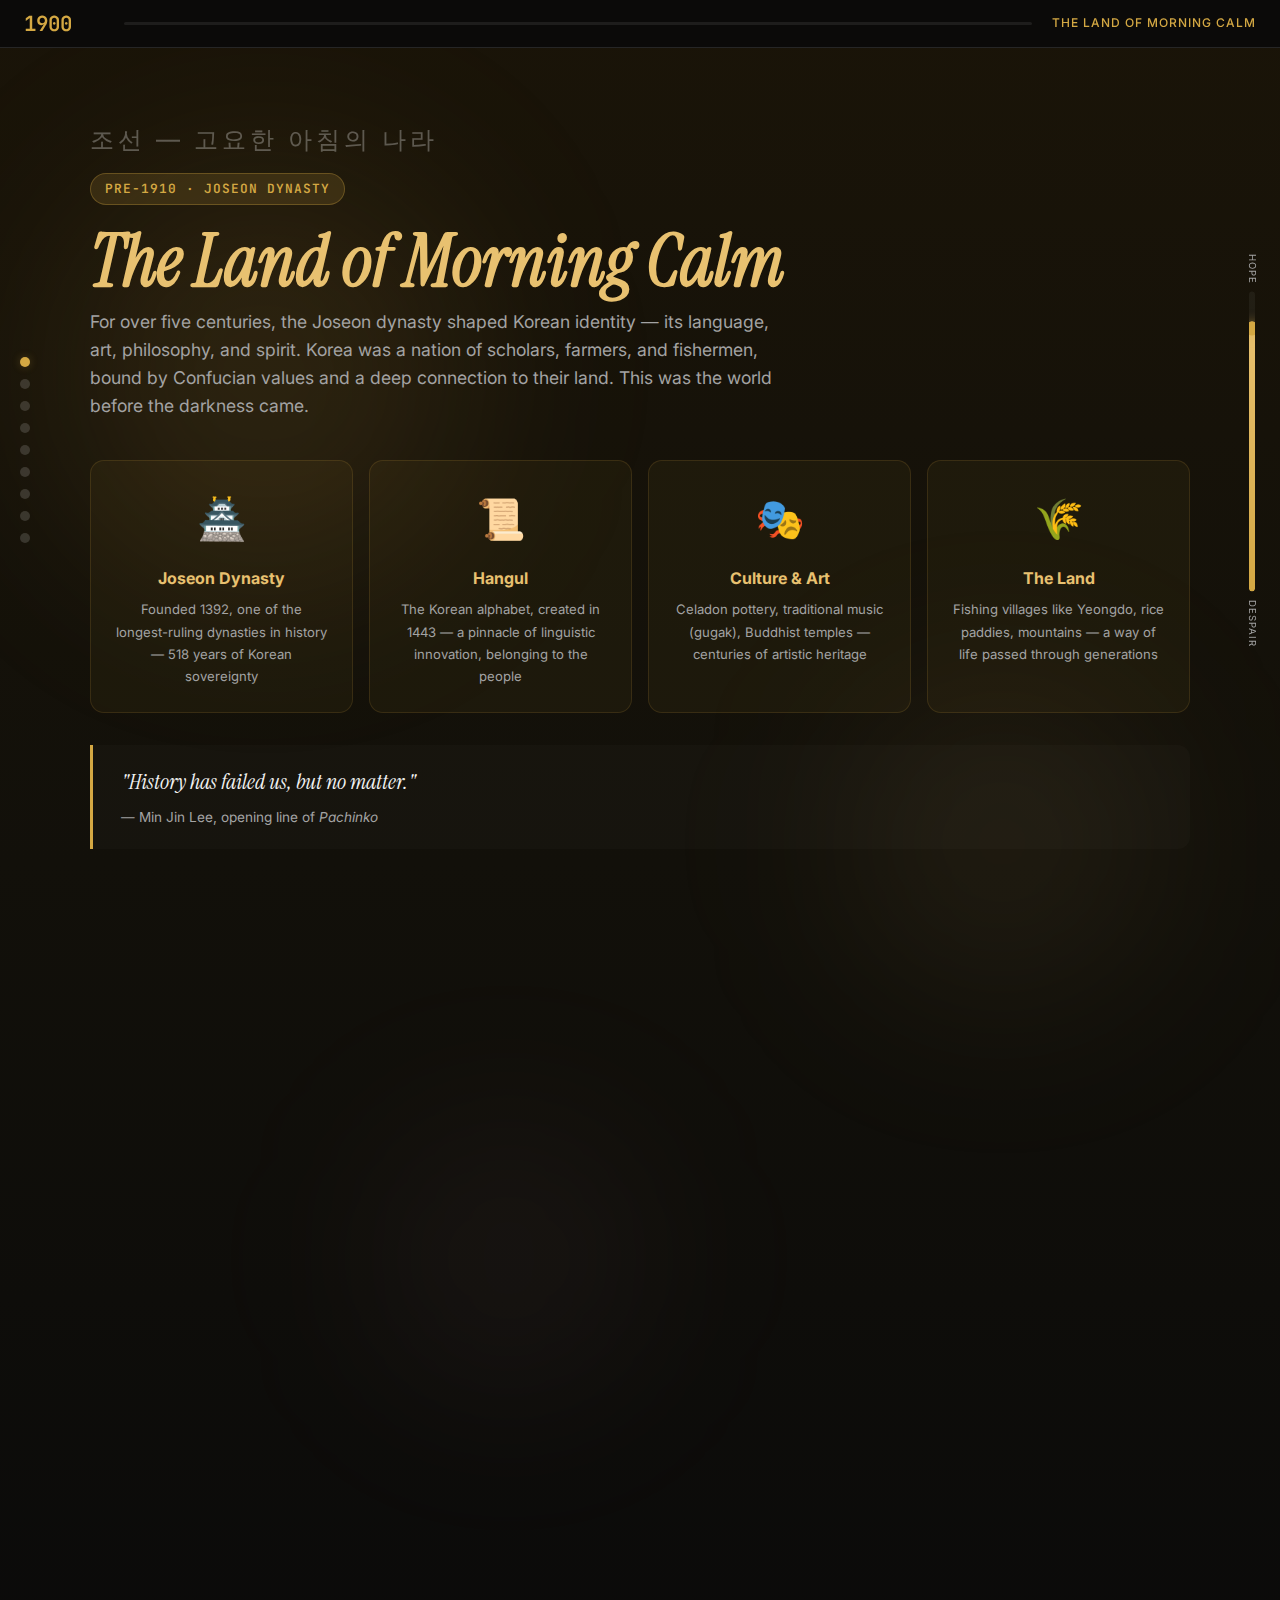
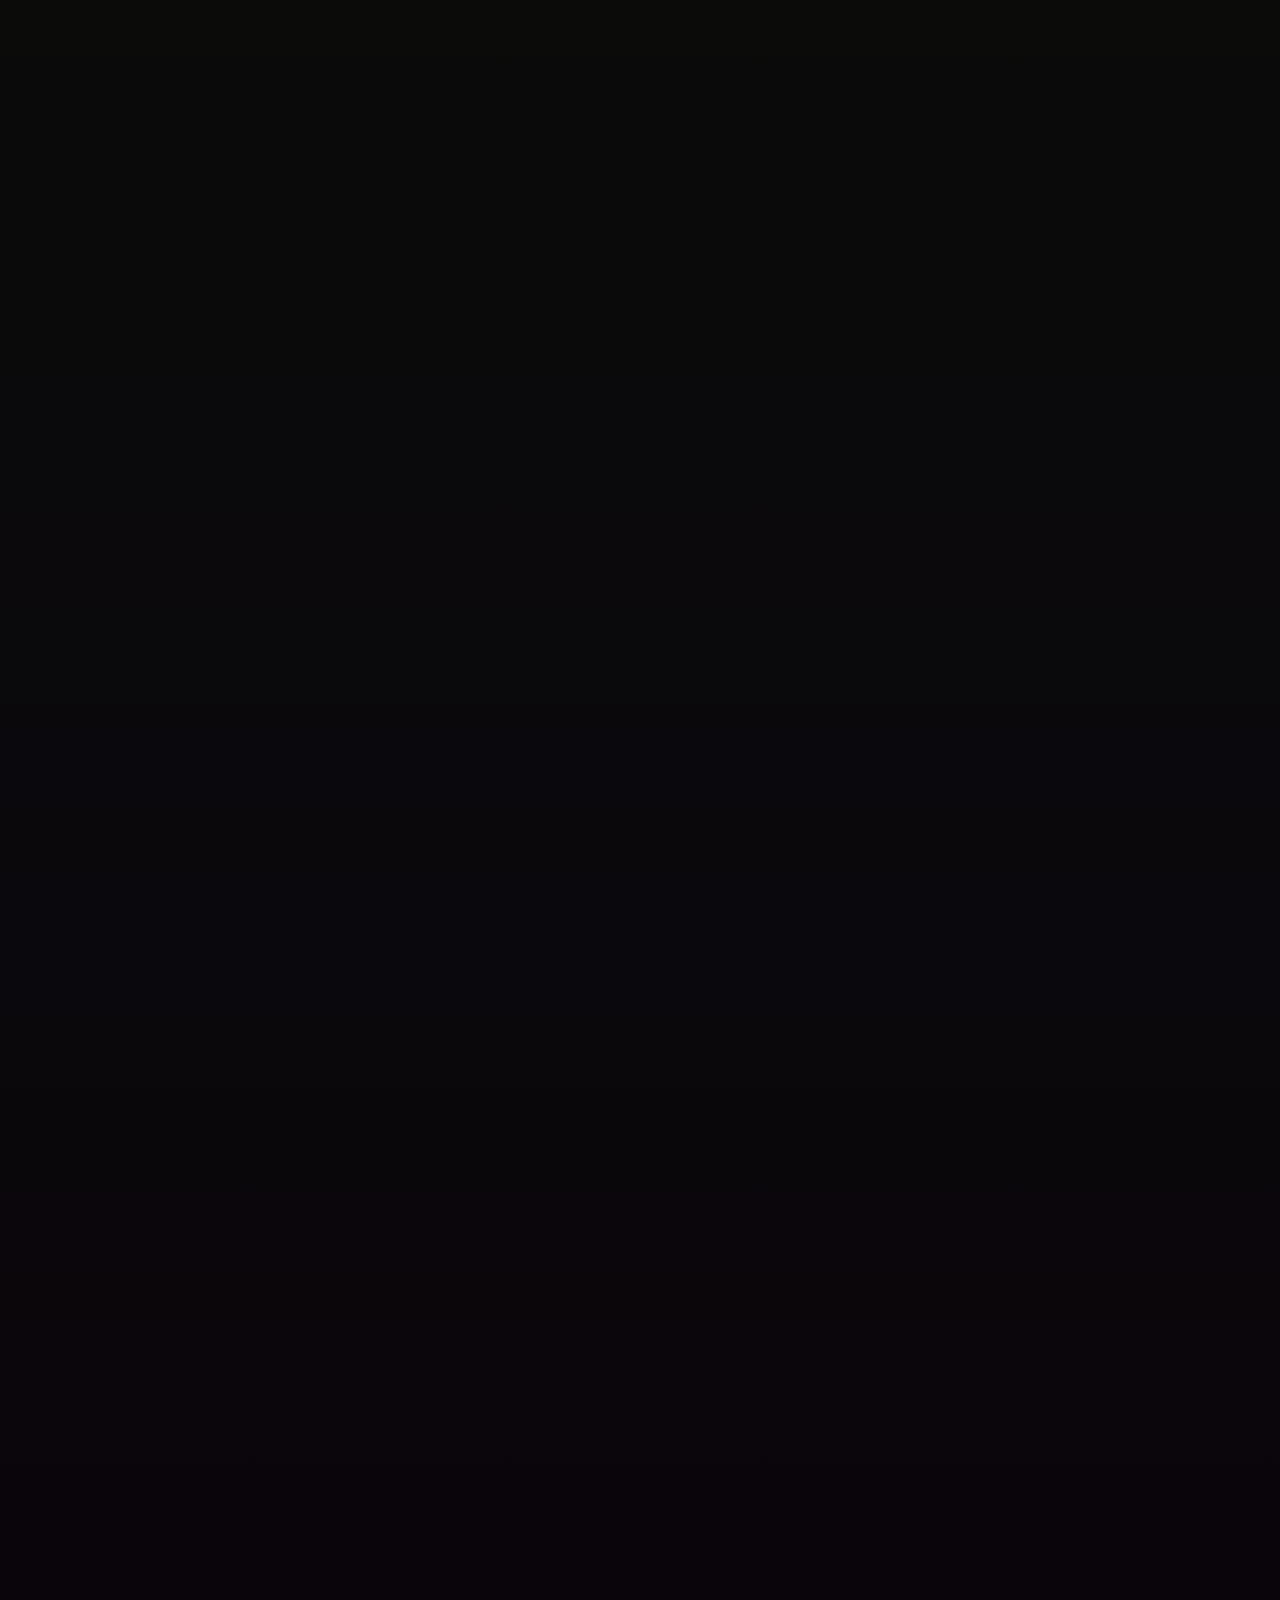
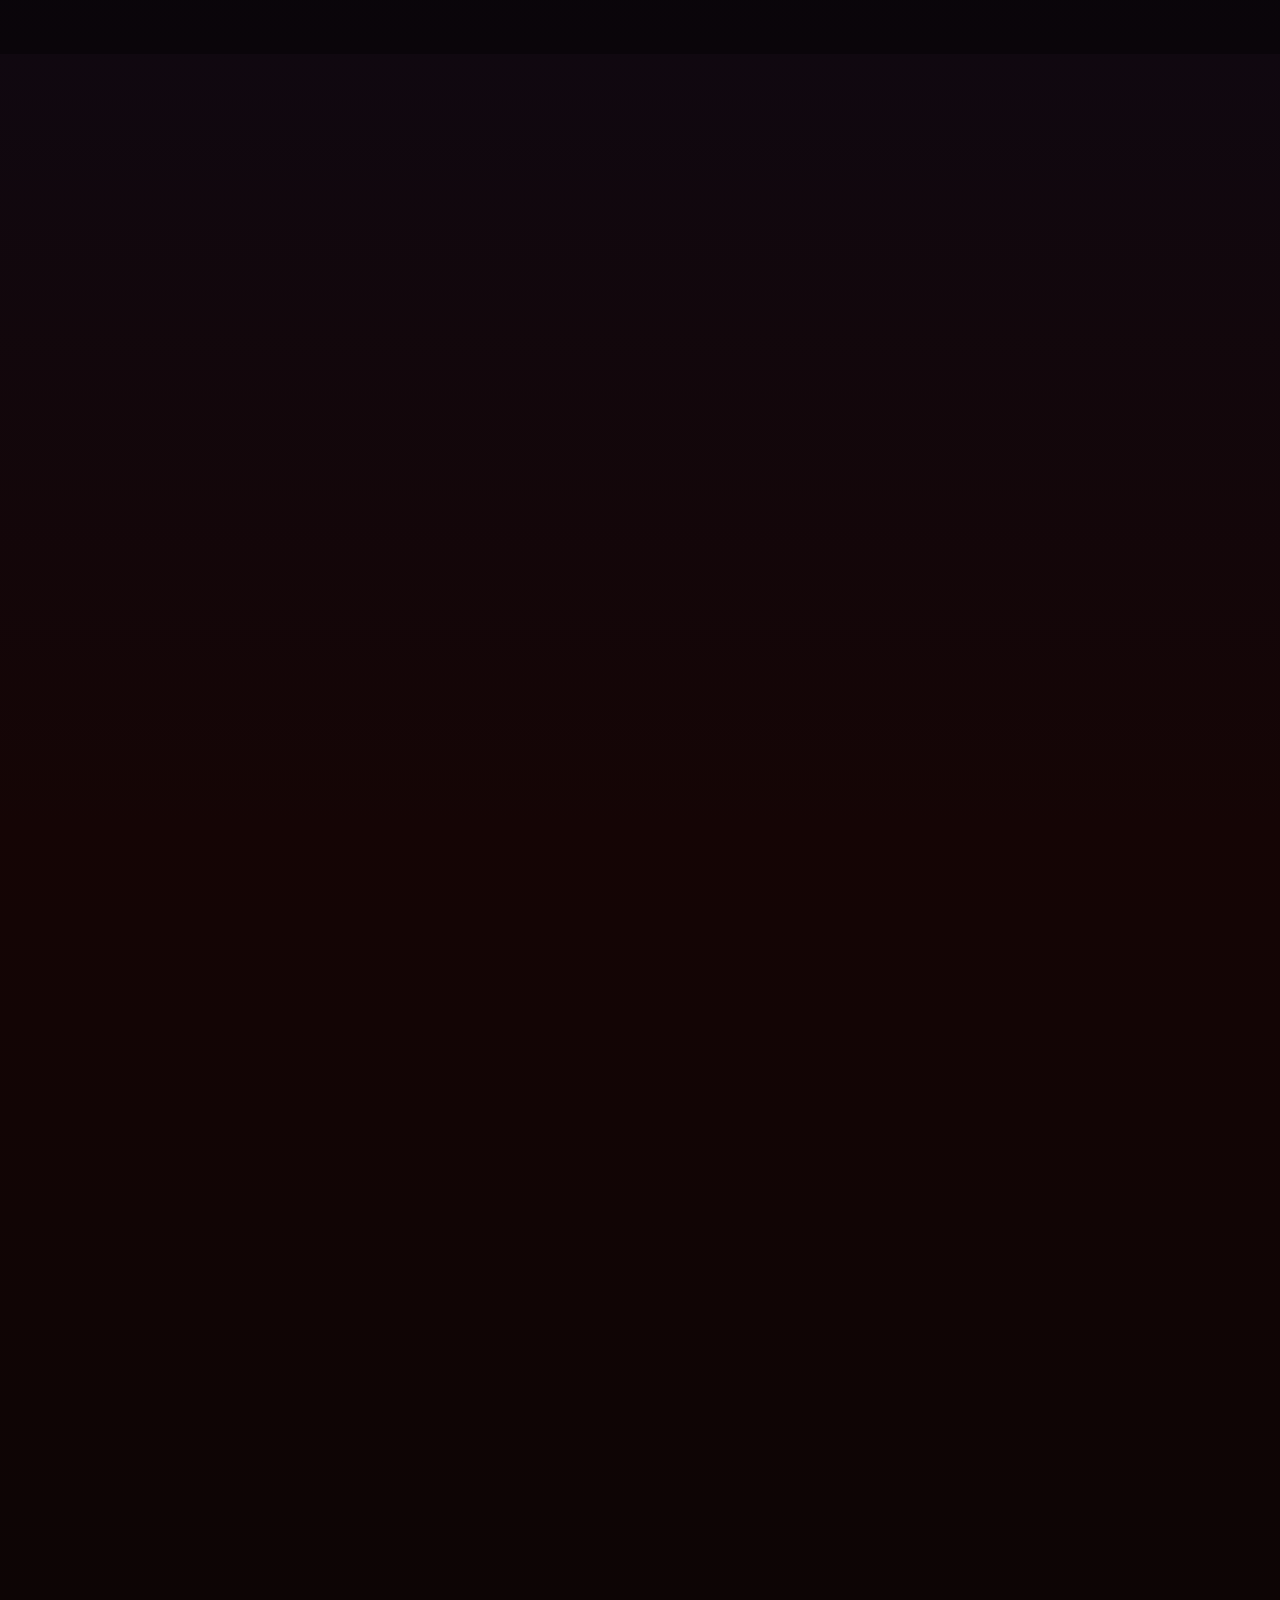
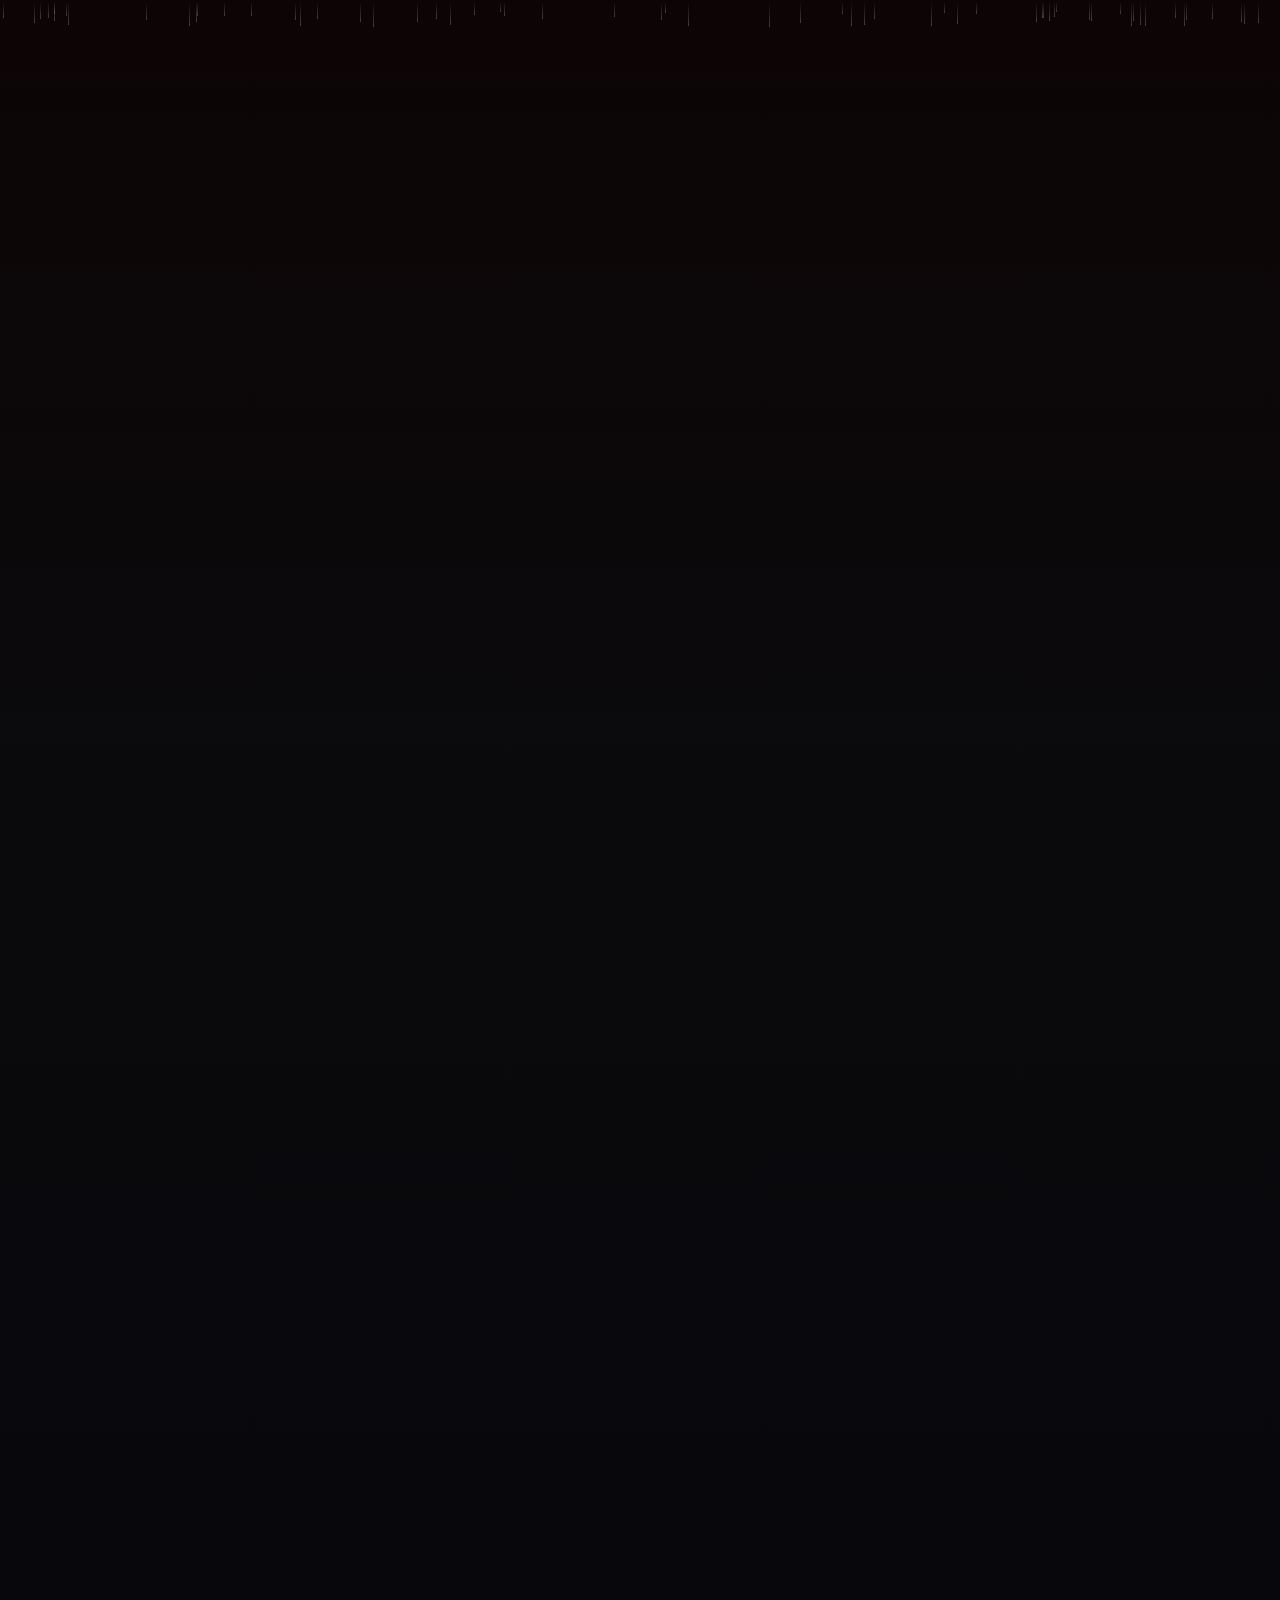
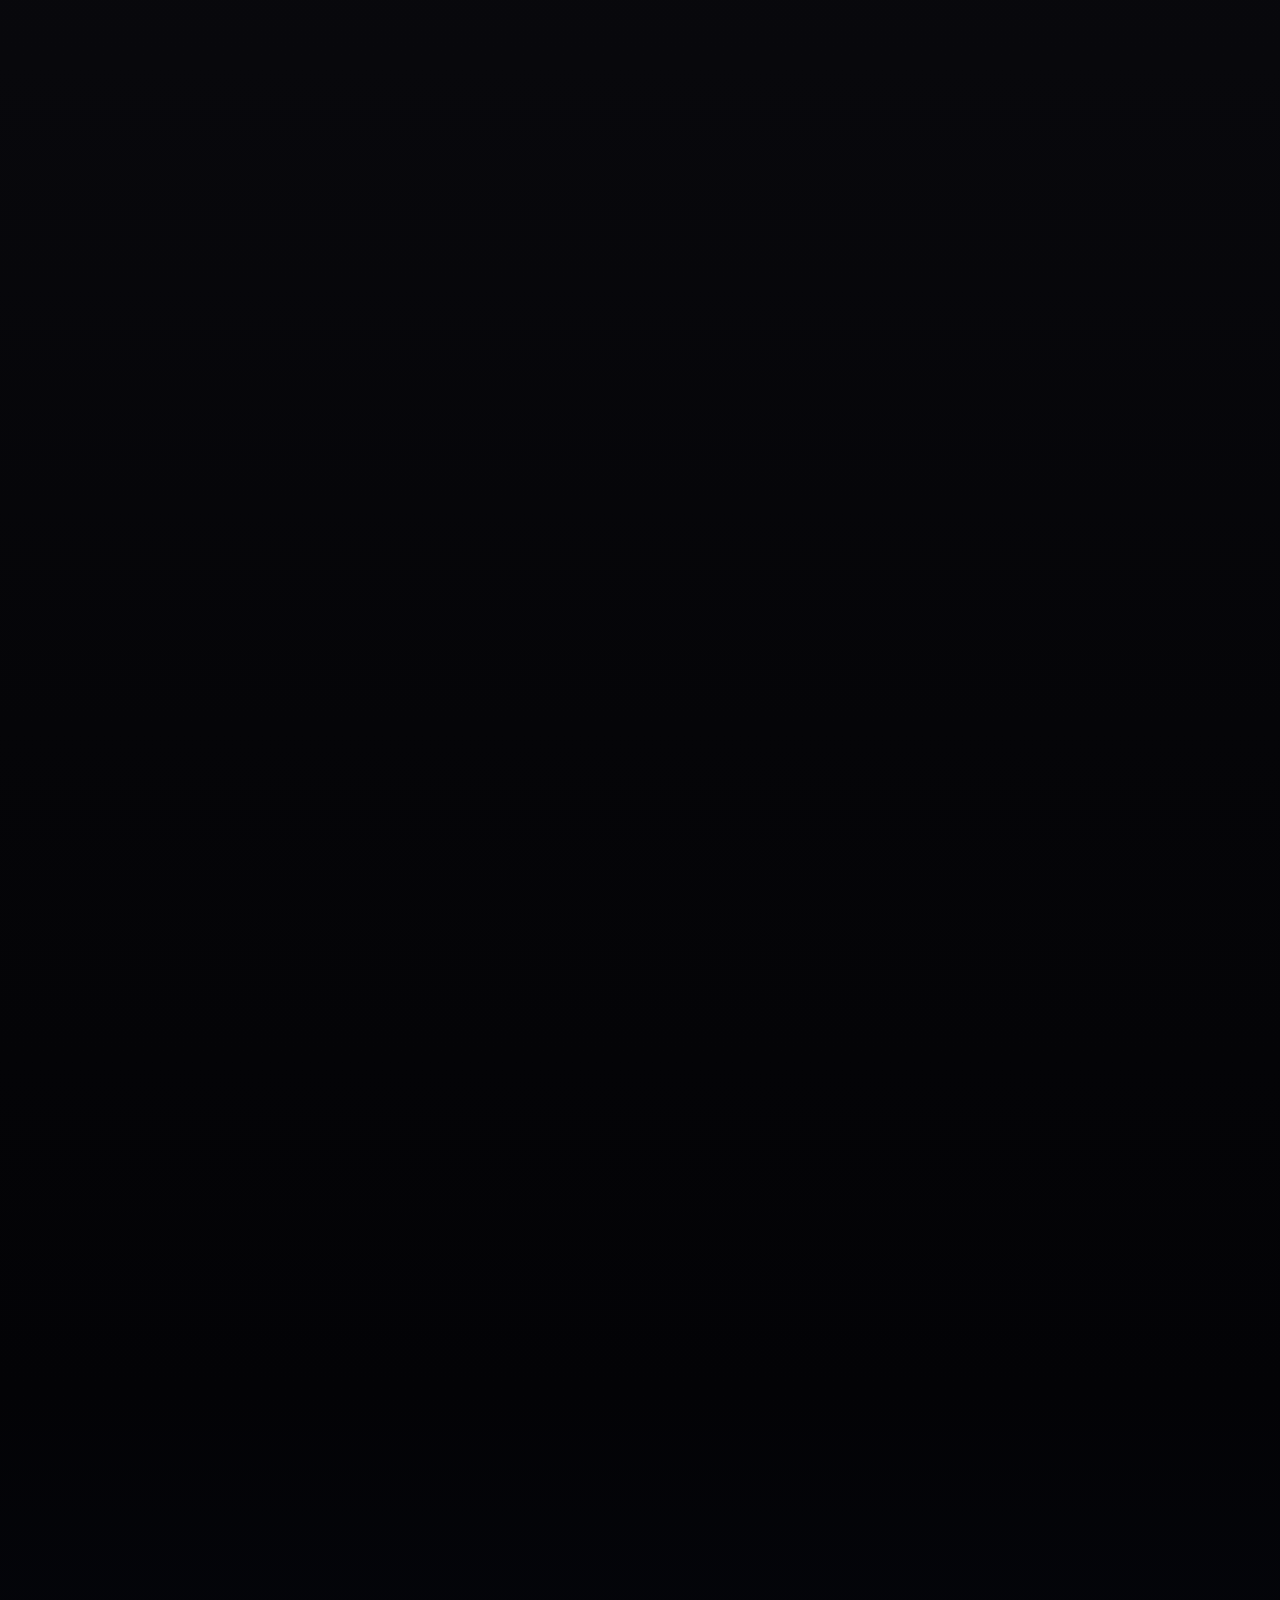
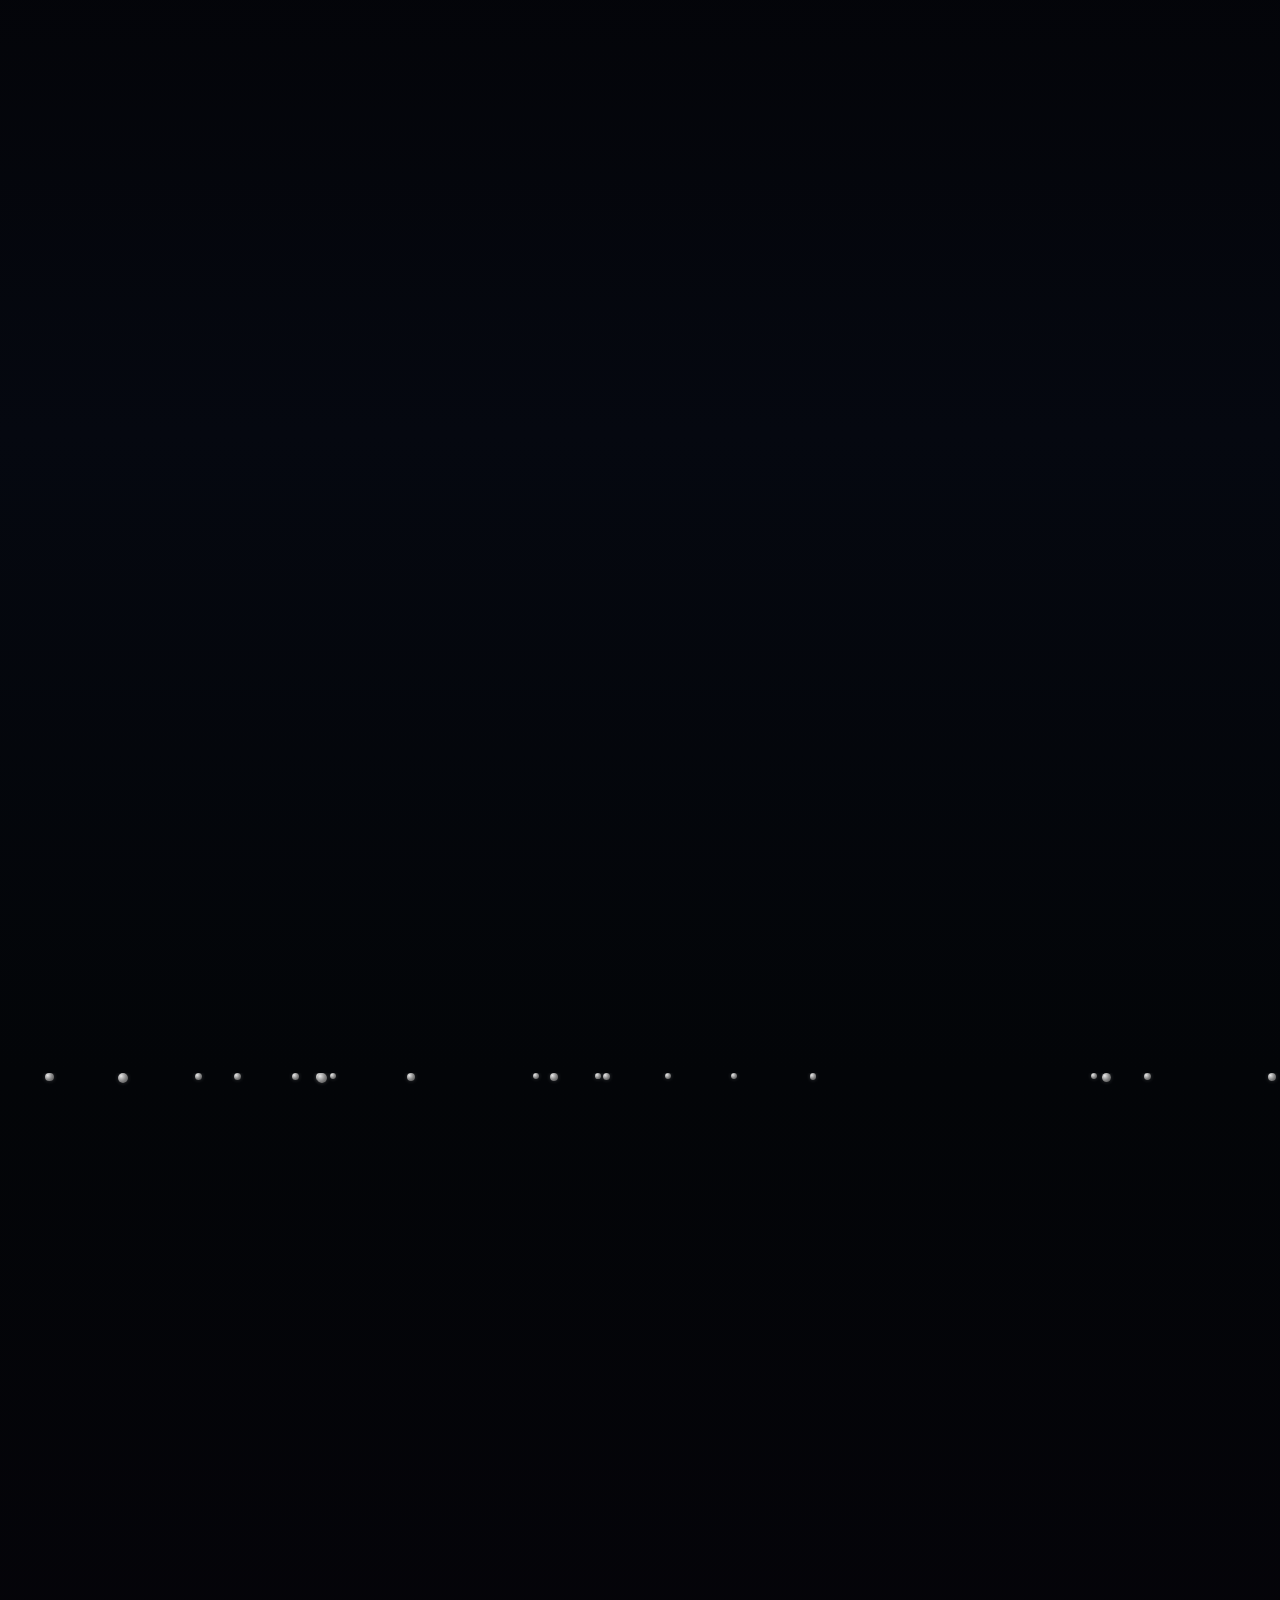
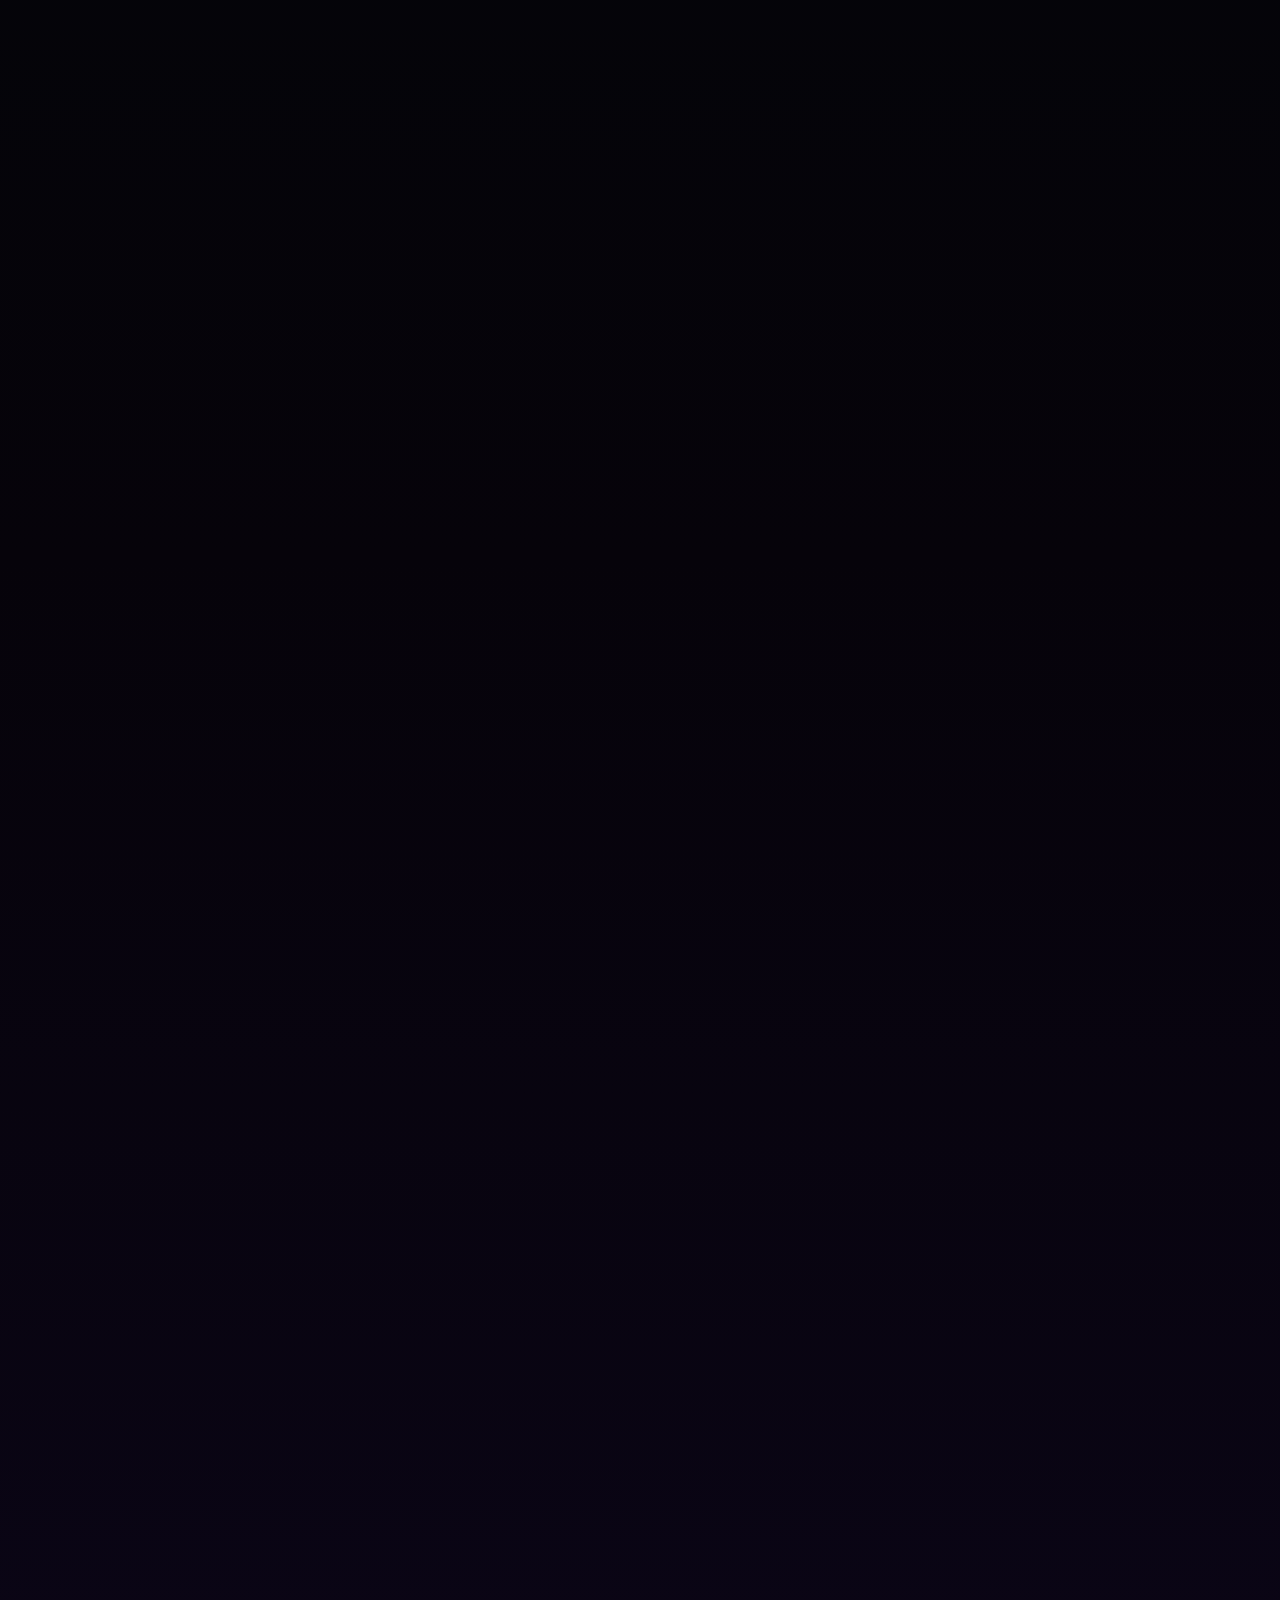
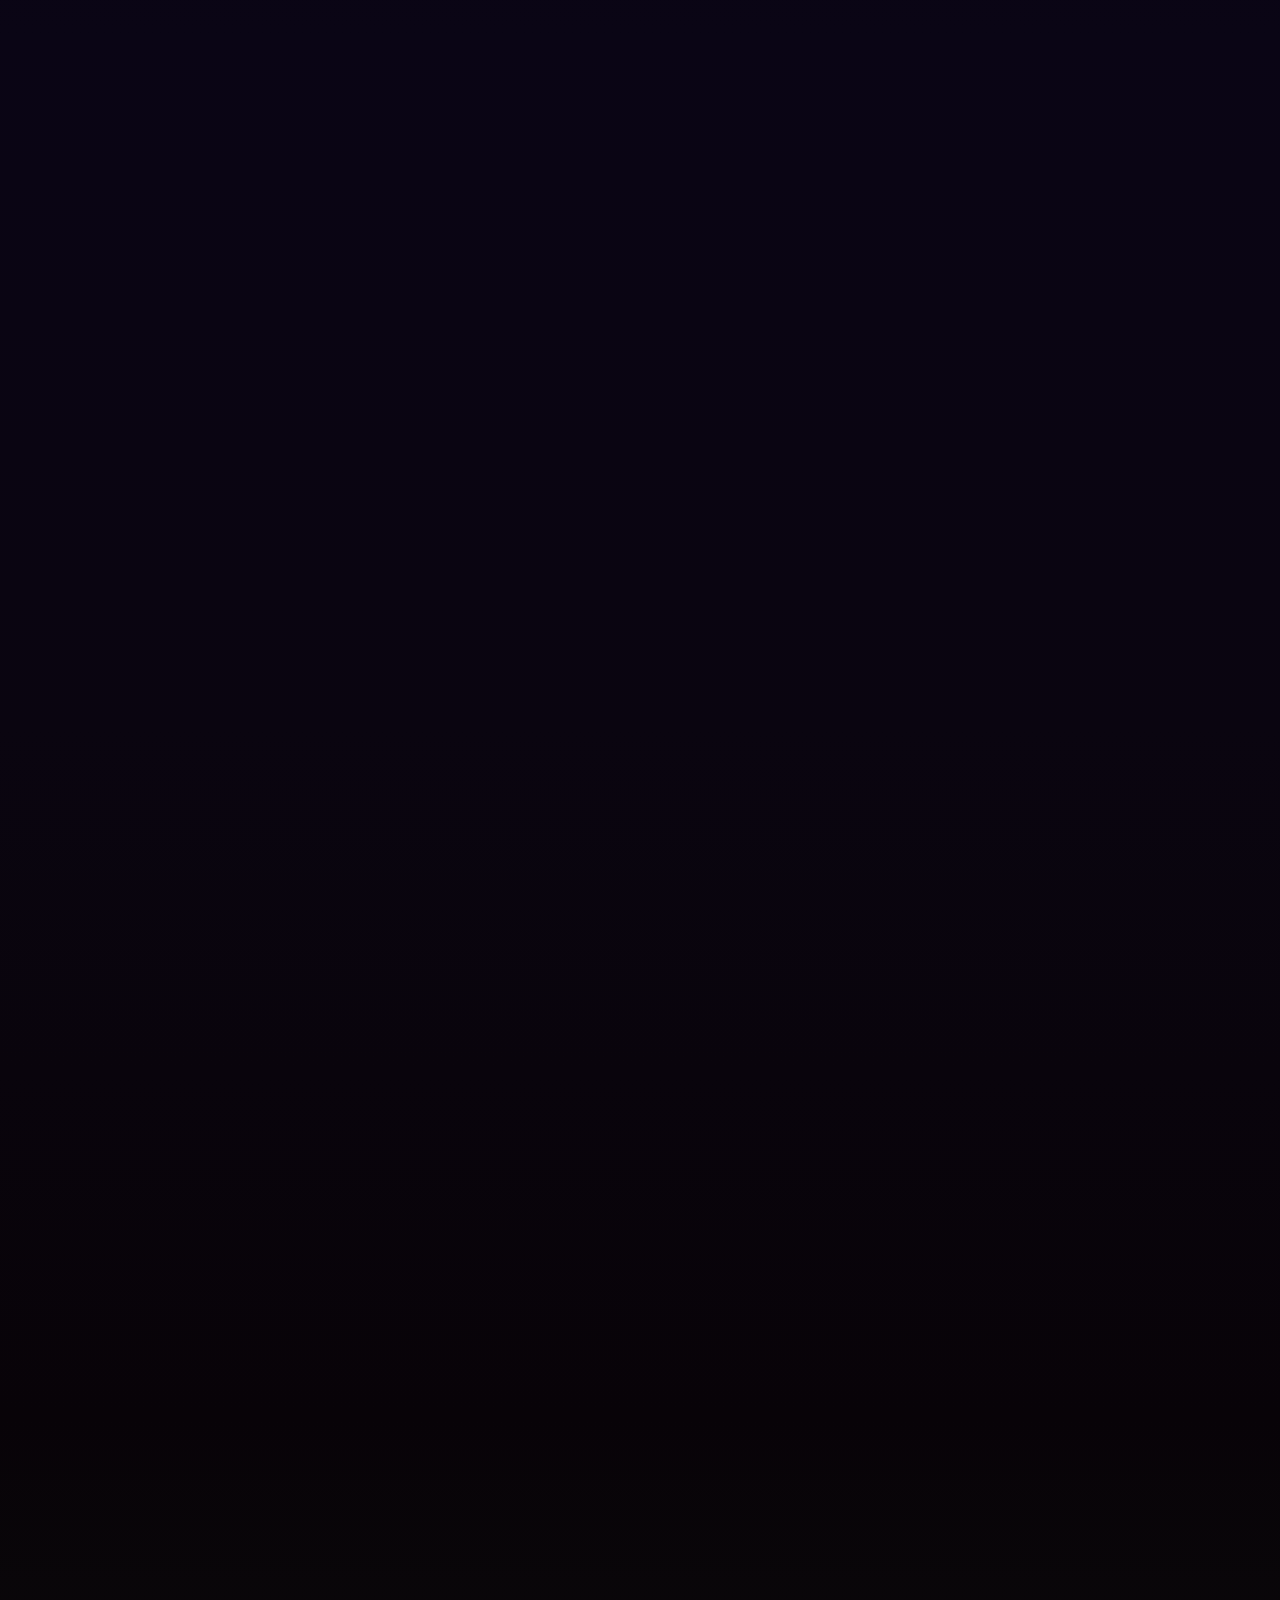
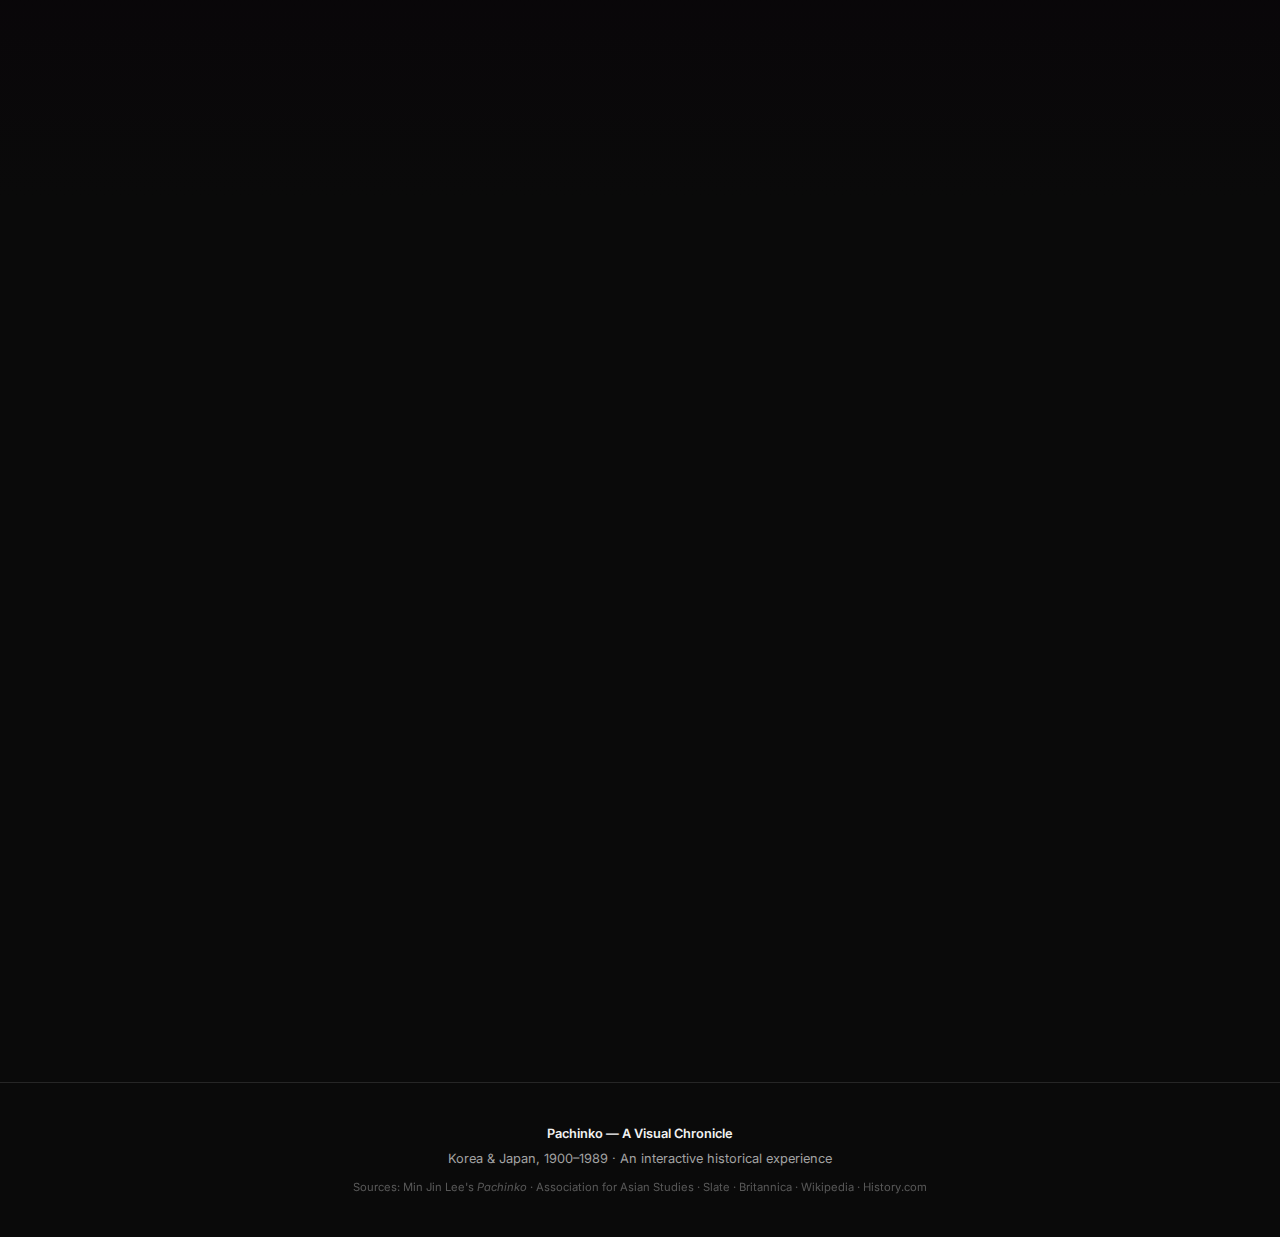
<file: pachinko-korea-japan-history.html>
<!DOCTYPE html>
<html lang="en">
<head>
<meta charset="UTF-8">
<meta name="viewport" content="width=device-width, initial-scale=1.0">
<title>Pachinko — A Visual Chronicle of Korea & Japan (1900–1989)</title>
<link href="https://fonts.googleapis.com/css2?family=Inter:wght@300;400;500;600;700&family=JetBrains+Mono:wght@400;500;600&family=Instrument+Serif:ital@0;1&display=swap" rel="stylesheet">
<style>
:root {
  --bg: #0a0a0a;
  --bg-card: #121212;
  --bg-card-hover: #1a1a1a;
  --fg: #f2f2f2;
  --fg-muted: #a3a3a3;
  --border: #262626;
  --font-sans: 'Inter', system-ui, -apple-system, sans-serif;
  --font-mono: 'JetBrains Mono', 'Fira Code', monospace;
  --font-serif: 'Instrument Serif', Georgia, serif;
  --max-w: 1100px;
  --gold: #D4A843;
  --gold-warm: #E8C170;
  --gold-deep: #B8860B;
  --blood-red: #8B0000;
  --fire: #D4421E;
  --ash-grey: #4A4A4A;
  --cold-blue: #2C3E6B;
  --neon-pink: #FF006E;
  --neon-green: #39FF14;
  --neon-cyan: #00E5FF;
  --dark-purple: #1a0a2e;
}
*, *::before, *::after { box-sizing: border-box; margin: 0; padding: 0; }
html { scroll-behavior: smooth; font-size: 16px; }
body {
  background: var(--bg);
  color: var(--fg);
  font-family: var(--font-sans);
  line-height: 1.7;
  -webkit-font-smoothing: antialiased;
  overflow-x: hidden;
}
a { color: var(--gold); text-decoration: none; }
a:hover { text-decoration: underline; }

/* YEAR PROGRESS BAR */
.year-bar {
  position: fixed; top: 0; left: 0; right: 0; z-index: 1000;
  height: 48px; background: rgba(10,10,10,0.92);
  backdrop-filter: blur(16px); -webkit-backdrop-filter: blur(16px);
  border-bottom: 1px solid var(--border);
  display: flex; align-items: center; padding: 0 24px; transition: background 1s;
}
.year-display {
  font-family: var(--font-mono); font-size: 1.3rem; font-weight: 600;
  color: var(--gold); min-width: 80px; transition: color 1s;
}
.year-progress-track {
  flex: 1; height: 3px; background: rgba(255,255,255,0.08);
  border-radius: 2px; margin: 0 20px; overflow: hidden;
}
.year-progress-fill {
  height: 100%; width: 0%; border-radius: 2px;
  background: linear-gradient(90deg, var(--gold), var(--fire), var(--blood-red), var(--ash-grey), var(--neon-pink));
  transition: width 0.3s;
}
.era-label {
  font-size: 0.75rem; font-weight: 500; text-transform: uppercase;
  letter-spacing: 1px; color: var(--fg-muted); min-width: 160px;
  text-align: right; transition: color 1s;
}

/* MOOD METER */
.mood-meter {
  position: fixed; right: 20px; top: 50%; transform: translateY(-50%);
  z-index: 999; display: flex; flex-direction: column; align-items: center; gap: 8px;
}
.mood-track {
  width: 6px; height: 300px; background: rgba(255,255,255,0.05);
  border-radius: 3px; position: relative; overflow: hidden;
}
.mood-fill {
  position: absolute; bottom: 0; width: 100%; border-radius: 3px;
  transition: height 0.8s, background 0.8s; height: 90%;
  background: linear-gradient(to top, var(--gold), var(--gold-warm));
}
.mood-indicator {
  position: absolute; width: 14px; height: 14px; border-radius: 50%;
  left: 50%; transform: translateX(-50%); background: var(--gold);
  box-shadow: 0 0 12px rgba(212,168,67,0.6);
  transition: top 0.8s, background 0.8s, box-shadow 0.8s; top: 10%;
}
.mood-label-top, .mood-label-bottom {
  font-size: 0.6rem; text-transform: uppercase; letter-spacing: 1px;
  color: var(--fg-muted); writing-mode: vertical-rl; text-orientation: mixed;
}

/* NAV DOTS */
.nav-dots {
  position: fixed; left: 20px; top: 50%; transform: translateY(-50%);
  z-index: 999; display: flex; flex-direction: column; gap: 12px;
}
.nav-dot {
  width: 10px; height: 10px; border-radius: 50%;
  background: rgba(255,255,255,0.15); cursor: pointer;
  transition: all 0.3s; position: relative;
}
.nav-dot:hover { background: rgba(255,255,255,0.5); transform: scale(1.3); }
.nav-dot.active { background: var(--gold); box-shadow: 0 0 8px rgba(212,168,67,0.5); }
.nav-dot .tooltip {
  position: absolute; left: 20px; top: 50%; transform: translateY(-50%);
  background: rgba(20,20,20,0.95); border: 1px solid var(--border);
  padding: 6px 12px; border-radius: 6px; font-size: 0.7rem;
  white-space: nowrap; opacity: 0; pointer-events: none; transition: opacity 0.2s;
}
.nav-dot:hover .tooltip { opacity: 1; }

/* SECTIONS */
.era-section {
  min-height: 100vh; position: relative; overflow: hidden;
  padding: 120px 24px 80px; transition: background 1s;
}
.era-content { max-width: var(--max-w); margin: 0 auto; position: relative; z-index: 2; }
.era-year-badge {
  display: inline-block; font-family: var(--font-mono); font-size: 0.8rem;
  font-weight: 600; padding: 4px 14px; border-radius: 99px;
  margin-bottom: 16px; letter-spacing: 1px;
}
.era-title {
  font-family: var(--font-serif); font-style: italic;
  font-size: clamp(2.5rem, 6vw, 4.5rem); line-height: 1.1; margin-bottom: 8px;
}
.era-subtitle {
  font-size: 1.1rem; line-height: 1.6; max-width: 700px;
  margin-bottom: 40px; color: var(--fg-muted);
}
.era-korean { font-size: 1.5rem; opacity: 0.3; margin-bottom: 12px; letter-spacing: 4px; }

/* SCROLL REVEAL */
.reveal { opacity: 0; transform: translateY(30px); transition: opacity 0.8s ease, transform 0.8s ease; }
.reveal.visible { opacity: 1; transform: translateY(0); }

/* STAT CARDS */
.stat-grid { display: grid; grid-template-columns: repeat(auto-fit, minmax(200px, 1fr)); gap: 16px; margin: 32px 0; }
.stat-card {
  background: rgba(255,255,255,0.03); border: 1px solid rgba(255,255,255,0.08);
  border-radius: 12px; padding: 24px; text-align: center; transition: all 0.3s;
}
.stat-card:hover { border-color: rgba(255,255,255,0.15); transform: translateY(-2px); }
.stat-number { font-family: var(--font-mono); font-size: 2.2rem; font-weight: 700; display: block; margin-bottom: 4px; }
.stat-label { font-size: 0.8rem; color: var(--fg-muted); text-transform: uppercase; letter-spacing: 0.5px; }

/* DETAIL CARDS */
.detail-cards { display: grid; grid-template-columns: repeat(auto-fit, minmax(280px, 1fr)); gap: 20px; margin: 32px 0; }
.detail-card {
  background: rgba(255,255,255,0.03); border: 1px solid rgba(255,255,255,0.08);
  border-radius: 14px; padding: 24px; cursor: pointer; transition: all 0.3s;
}
.detail-card:hover { border-color: rgba(255,255,255,0.2); transform: translateY(-3px); }
.detail-card-header { display: flex; justify-content: space-between; align-items: center; }
.detail-card h3 { font-size: 1rem; font-weight: 600; margin-bottom: 8px; }
.detail-card .expand-icon { font-size: 1.2rem; transition: transform 0.3s; opacity: 0.4; }
.detail-card.expanded .expand-icon { transform: rotate(45deg); }
.detail-card p { font-size: 0.88rem; color: var(--fg-muted); line-height: 1.6; }
.detail-card .hidden-content { max-height: 0; overflow: hidden; transition: max-height 0.5s ease; }
.detail-card.expanded .hidden-content { max-height: 500px; }

/* TIMELINE */
.timeline-line { position: relative; padding-left: 40px; margin: 32px 0; }
.timeline-line::before {
  content: ''; position: absolute; left: 12px; top: 0; bottom: 0;
  width: 2px; background: rgba(255,255,255,0.1);
}
.timeline-event { position: relative; margin-bottom: 32px; padding-bottom: 16px; }
.timeline-event::before {
  content: ''; position: absolute; left: -33px; top: 8px;
  width: 10px; height: 10px; border-radius: 50%;
  background: var(--gold); box-shadow: 0 0 10px rgba(212,168,67,0.4);
}
.timeline-event .event-year { font-family: var(--font-mono); font-size: 0.85rem; font-weight: 600; margin-bottom: 4px; }
.timeline-event h3 { font-size: 1.15rem; font-weight: 600; margin-bottom: 8px; }
.timeline-event p { font-size: 0.9rem; color: var(--fg-muted); line-height: 1.6; }

/* QUOTE BLOCK */
.quote-block {
  border-left: 3px solid var(--gold); padding: 20px 28px; margin: 32px 0;
  background: rgba(255,255,255,0.02); border-radius: 0 12px 12px 0;
}
.quote-block .quote-text { font-family: var(--font-serif); font-style: italic; font-size: 1.4rem; line-height: 1.5; margin-bottom: 8px; }
.quote-block .quote-author { font-size: 0.85rem; color: var(--fg-muted); }

/* ERA 1: CALM */
#era-calm { background: linear-gradient(180deg, #1a1408 0%, #12100a 50%, var(--bg) 100%); min-height: 120vh; }
#era-calm .era-title { color: var(--gold-warm); }
#era-calm .era-year-badge { background: rgba(212,168,67,0.15); color: var(--gold); border: 1px solid rgba(212,168,67,0.3); }

.cherry-blossom-container { position: absolute; inset: 0; overflow: hidden; pointer-events: none; }
.blossom { position: absolute; width: 12px; height: 12px; opacity: 0; animation: blossom-fall linear infinite; }
.blossom::before {
  content: ''; display: block; width: 100%; height: 100%;
  background: radial-gradient(ellipse at center, #FFB7C5 0%, #FF8FAB 40%, transparent 70%);
  border-radius: 50% 0 50% 0; transform: rotate(45deg);
}
@keyframes blossom-fall {
  0% { transform: translateY(-20px) rotate(0deg) translateX(0); opacity: 0; }
  10% { opacity: 0.7; } 90% { opacity: 0.5; }
  100% { transform: translateY(100vh) rotate(360deg) translateX(80px); opacity: 0; }
}
.calm-orbs { position: absolute; inset: 0; pointer-events: none; }
.calm-orb { position: absolute; border-radius: 50%; filter: blur(100px); }
.calm-orb-1 { width: 400px; height: 400px; background: rgba(212,168,67,0.12); top: 10%; left: 5%; animation: float-gentle 20s ease-in-out infinite; }
.calm-orb-2 { width: 300px; height: 300px; background: rgba(232,193,112,0.08); top: 40%; right: 10%; animation: float-gentle 25s ease-in-out infinite reverse; }
.calm-orb-3 { width: 250px; height: 250px; background: rgba(255,183,197,0.06); bottom: 20%; left: 30%; animation: float-gentle 22s ease-in-out infinite; }
@keyframes float-gentle {
  0%, 100% { transform: translate(0, 0); }
  25% { transform: translate(20px, -15px); }
  50% { transform: translate(-10px, 10px); }
  75% { transform: translate(15px, 5px); }
}
.culture-grid { display: grid; grid-template-columns: repeat(auto-fit, minmax(220px, 1fr)); gap: 16px; margin: 32px 0; }
.culture-card {
  background: rgba(212,168,67,0.05); border: 1px solid rgba(212,168,67,0.15);
  border-radius: 14px; padding: 24px; text-align: center; transition: all 0.3s;
}
.culture-card:hover { border-color: rgba(212,168,67,0.3); transform: translateY(-3px); }
.culture-icon { font-size: 2.5rem; margin-bottom: 12px; display: block; }
.culture-card h3 { font-size: 1rem; color: var(--gold-warm); margin-bottom: 6px; }
.culture-card p { font-size: 0.82rem; color: var(--fg-muted); }

/* ERA 2: ANNEXATION */
#era-annexation { background: linear-gradient(180deg, var(--bg) 0%, #0d0a0f 50%, #100810 100%); }
#era-annexation .era-title { color: #9a8cb8; }
#era-annexation .era-year-badge { background: rgba(154,140,184,0.15); color: #b8a8d8; border: 1px solid rgba(154,140,184,0.3); }
#era-annexation .timeline-event::before { background: #9a8cb8; box-shadow: 0 0 10px rgba(154,140,184,0.4); }
.flag-container { width: 200px; height: 140px; margin: 24px auto; position: relative; border-radius: 8px; overflow: hidden; }
.flag-korea { width: 100%; height: 100%; display: flex; align-items: center; justify-content: center; background: #fff; position: relative; }
.taegeuk { width: 60px; height: 60px; border-radius: 50%; background: linear-gradient(180deg, #CD2E3A 50%, #0047A0 50%); position: relative; overflow: hidden; }
.taegeuk::before { content: ''; position: absolute; width: 30px; height: 30px; border-radius: 50%; background: #CD2E3A; bottom: 0; left: 50%; transform: translateX(-50%); }
.taegeuk::after { content: ''; position: absolute; width: 30px; height: 30px; border-radius: 50%; background: #0047A0; top: 0; left: 50%; transform: translateX(-50%); }
.flag-fade-overlay { position: absolute; inset: 0; background: linear-gradient(135deg, rgba(10,10,10,0) 0%, rgba(10,10,10,0.85) 100%); opacity: 0; transition: opacity 2s ease; }
.flag-container.fading .flag-fade-overlay { opacity: 1; }
.shadow-overlay { position: absolute; inset: 0; background: linear-gradient(180deg, transparent 0%, rgba(0,0,0,0.4) 100%); pointer-events: none; }
.destruction-bar { width: 100%; height: 8px; background: rgba(255,255,255,0.05); border-radius: 4px; margin: 8px 0 16px; overflow: hidden; }
.destruction-bar-fill { height: 100%; border-radius: 4px; width: 0%; transition: width 2s ease; }

/* ERA 3: RESISTANCE */
#era-resistance { background: linear-gradient(180deg, #100810 0%, #150505 50%, #0d0505 100%); }
#era-resistance .era-title { color: #D4421E; }
#era-resistance .era-year-badge { background: rgba(212,66,30,0.15); color: #FF6B47; border: 1px solid rgba(212,66,30,0.3); }
#era-resistance .stat-number { color: #FF6B47; }
#era-resistance .timeline-event::before { background: var(--fire); box-shadow: 0 0 10px rgba(212,66,30,0.5); }
.fire-container { position: absolute; inset: 0; overflow: hidden; pointer-events: none; }
.ember { position: absolute; width: 4px; height: 4px; border-radius: 50%; background: #ff6b35; opacity: 0; animation: ember-rise linear infinite; }
@keyframes ember-rise {
  0% { transform: translateY(100vh) translateX(0) scale(1); opacity: 0; }
  10% { opacity: 0.8; } 50% { opacity: 0.6; }
  100% { transform: translateY(-20px) translateX(40px) scale(0); opacity: 0; }
}
@keyframes shake {
  0%, 100% { transform: translateX(0); }
  10% { transform: translateX(-3px) translateY(1px); }
  20% { transform: translateX(3px) translateY(-1px); }
  30% { transform: translateX(-2px); }
  40% { transform: translateX(2px) translateY(1px); }
  50% { transform: translateX(-1px); }
}
.shake-trigger { animation: shake 0.5s ease-in-out; }

/* ERA 4: MIGRATION */
#era-migration { background: linear-gradient(180deg, #0d0505 0%, #0a0a0d 50%, #08080c 100%); }
#era-migration .era-title { color: var(--ash-grey); filter: brightness(1.8); }
#era-migration .era-year-badge { background: rgba(74,74,74,0.2); color: #888; border: 1px solid rgba(74,74,74,0.3); }
#era-migration .stat-number { color: #888; }
#era-migration .timeline-event::before { background: var(--ash-grey); box-shadow: 0 0 8px rgba(74,74,74,0.3); }
.rain-container { position: absolute; inset: 0; overflow: hidden; pointer-events: none; }
.raindrop { position: absolute; width: 1px; height: 15px; background: linear-gradient(transparent, rgba(174,194,224,0.3)); animation: rain-fall linear infinite; }
@keyframes rain-fall { 0% { transform: translateY(-20px); opacity: 0; } 10% { opacity: 1; } 100% { transform: translateY(100vh); opacity: 0; } }

/* ERA 5: WWII */
#era-wwii { background: linear-gradient(180deg, #08080c 0%, #050508 50%, #030306 100%); }
#era-wwii .era-title { color: #888; }
#era-wwii .era-year-badge { background: rgba(255,255,255,0.05); color: #666; border: 1px solid rgba(255,255,255,0.1); }
#era-wwii .stat-number { color: #ccc; }
#era-wwii .timeline-event::before { background: #666; box-shadow: 0 0 8px rgba(255,255,255,0.15); }
.flash-overlay { position: absolute; inset: 0; background: white; opacity: 0; pointer-events: none; z-index: 5; }
.flash-overlay.active { animation: atomic-flash 2s ease-out forwards; }
@keyframes atomic-flash { 0% { opacity: 0; } 5% { opacity: 0.9; } 15% { opacity: 0.4; } 30% { opacity: 0.1; } 100% { opacity: 0; } }

/* ERA 6: DIVISION */
#era-division { background: linear-gradient(180deg, #030306 0%, #050810 50%, #030508 100%); }
#era-division .era-title { color: var(--cold-blue); filter: brightness(1.5); }
#era-division .era-year-badge { background: rgba(44,62,107,0.2); color: #6888b8; border: 1px solid rgba(44,62,107,0.3); }
#era-division .stat-number { color: #6888b8; }
#era-division .timeline-event::before { background: var(--cold-blue); box-shadow: 0 0 8px rgba(44,62,107,0.4); }
.parallel-line { width: 100%; height: 3px; background: repeating-linear-gradient(90deg, #6888b8 0, #6888b8 10px, transparent 10px, transparent 20px); margin: 24px 0; position: relative; }
.parallel-label { position: absolute; top: -24px; left: 50%; transform: translateX(-50%); font-family: var(--font-mono); font-size: 0.75rem; color: #6888b8; white-space: nowrap; }

/* ERA 7: ZAINICHI */
#era-zainichi { background: linear-gradient(180deg, #030508 0%, #06030a 50%, #0a0515 100%); }
#era-zainichi .era-title { background: linear-gradient(135deg, var(--neon-pink), var(--neon-cyan)); -webkit-background-clip: text; -webkit-text-fill-color: transparent; background-clip: text; }
#era-zainichi .era-year-badge { background: rgba(255,0,110,0.1); color: var(--neon-pink); border: 1px solid rgba(255,0,110,0.3); }
#era-zainichi .stat-number { color: var(--neon-pink); }
#era-zainichi .timeline-event::before { background: var(--neon-pink); box-shadow: 0 0 10px rgba(255,0,110,0.5); }
.pachinko-container { position: absolute; inset: 0; overflow: hidden; pointer-events: none; }
.pachinko-ball { position: absolute; width: 8px; height: 8px; border-radius: 50%; background: radial-gradient(circle at 30% 30%, #e8e8e8, #888, #444); box-shadow: 0 0 4px rgba(255,255,255,0.2); animation: ball-fall linear infinite; }
@keyframes ball-fall {
  0% { transform: translateY(-20px) translateX(0); opacity: 0; }
  5% { opacity: 0.8; }
  25% { transform: translateY(25vh) translateX(20px); }
  50% { transform: translateY(50vh) translateX(-15px); }
  75% { transform: translateY(75vh) translateX(25px); }
  95% { opacity: 0.6; }
  100% { transform: translateY(100vh) translateX(10px); opacity: 0; }
}
.neon-line { height: 1px; background: linear-gradient(90deg, transparent, var(--neon-pink), var(--neon-cyan), transparent); margin: 32px 0; box-shadow: 0 0 10px rgba(255,0,110,0.3); }
.discrimination-item { margin-bottom: 16px; }
.discrimination-label { font-size: 0.85rem; margin-bottom: 4px; display: flex; justify-content: space-between; }
.discrimination-bar { width: 100%; height: 6px; background: rgba(255,255,255,0.05); border-radius: 3px; overflow: hidden; }
.discrimination-bar-fill { height: 100%; border-radius: 3px; background: linear-gradient(90deg, var(--neon-pink), var(--neon-cyan)); width: 0%; transition: width 1.5s ease; }

/* ERA 8: CONTRAST */
#era-contrast { background: linear-gradient(180deg, #0a0515 0%, #0a0510 50%, #080308 100%); }
#era-contrast .era-title { color: #ccc; }
#era-contrast .era-year-badge { background: rgba(255,255,255,0.05); color: #888; border: 1px solid rgba(255,255,255,0.1); }
.split-screen { display: grid; grid-template-columns: 1fr 1fr; gap: 3px; margin: 32px 0; border-radius: 14px; overflow: hidden; }
.split-side { padding: 32px 24px; min-height: 300px; }
.split-side.japan-side { background: linear-gradient(135deg, rgba(57,255,20,0.05), rgba(0,229,255,0.05)); border: 1px solid rgba(57,255,20,0.15); border-radius: 14px 0 0 14px; }
.split-side.korea-side { background: rgba(255,0,110,0.03); border: 1px solid rgba(255,0,110,0.15); border-radius: 0 14px 14px 0; }
.split-side h3 { font-family: var(--font-serif); font-style: italic; font-size: 1.3rem; margin-bottom: 16px; }
.split-side.japan-side h3 { color: var(--neon-green); }
.split-side.korea-side h3 { color: var(--neon-pink); }
.split-item { display: flex; align-items: center; gap: 10px; margin-bottom: 12px; font-size: 0.9rem; color: var(--fg-muted); }
.split-dot { width: 6px; height: 6px; border-radius: 50%; flex-shrink: 0; }
.japan-side .split-dot { background: var(--neon-green); }
.korea-side .split-dot { background: var(--neon-pink); }

/* ERA 9: CLOSING */
#era-closing { background: linear-gradient(180deg, #080308 0%, var(--bg) 30%, var(--bg) 100%); display: flex; align-items: center; justify-content: center; text-align: center; min-height: 100vh; }
#era-closing .era-content { max-width: 700px; }
.closing-light {
  width: 120px; height: 120px; border-radius: 50%;
  background: radial-gradient(circle, rgba(212,168,67,0.15) 0%, transparent 70%);
  margin: 0 auto 32px; animation: pulse-warm 4s ease-in-out infinite; position: relative;
}
.closing-light::after {
  content: ''; position: absolute; top: 50%; left: 50%; transform: translate(-50%, -50%);
  width: 8px; height: 8px; border-radius: 50%; background: var(--gold);
  box-shadow: 0 0 20px rgba(212,168,67,0.6);
}
@keyframes pulse-warm { 0%, 100% { transform: scale(1); opacity: 0.6; } 50% { transform: scale(1.1); opacity: 1; } }
.final-ball-track { width: 3px; height: 200px; background: rgba(255,255,255,0.05); margin: 32px auto; position: relative; border-radius: 2px; }
.final-ball {
  width: 12px; height: 12px; border-radius: 50%;
  background: radial-gradient(circle at 35% 35%, #fff, #ccc, #888);
  box-shadow: 0 0 8px rgba(255,255,255,0.3);
  position: absolute; left: 50%; transform: translateX(-50%);
  animation: final-ball-drop 3s ease-in infinite;
}
@keyframes final-ball-drop { 0% { top: 0%; opacity: 0; } 10% { opacity: 1; } 80% { opacity: 0.8; } 100% { top: 95%; opacity: 0; } }

/* RESPONSIVE */
@media (max-width: 768px) {
  .mood-meter, .nav-dots { display: none; }
  .era-section { padding: 80px 16px 60px; }
  .era-title { font-size: 2rem; }
  .split-screen { grid-template-columns: 1fr; }
  .split-side.japan-side { border-radius: 14px 14px 0 0; }
  .split-side.korea-side { border-radius: 0 0 14px 14px; }
  .stat-grid { grid-template-columns: 1fr 1fr; }
  .year-bar { padding: 0 12px; }
  .era-label { display: none; }
}
@media (max-width: 480px) {
  .stat-grid, .culture-grid, .detail-cards { grid-template-columns: 1fr; }
}

.site-footer { padding: 40px 24px; text-align: center; border-top: 1px solid var(--border); color: var(--fg-muted); font-size: 0.8rem; }
.footer-brand { font-weight: 600; color: var(--fg); margin-bottom: 4px; }
</style>
</head>
<body>

<!-- YEAR BAR -->
<div class="year-bar">
  <div class="year-display" id="yearDisplay">1900</div>
  <div class="year-progress-track"><div class="year-progress-fill" id="yearFill"></div></div>
  <div class="era-label" id="eraLabel">The Land of Morning Calm</div>
</div>

<!-- MOOD METER -->
<div class="mood-meter">
  <div class="mood-label-top">Hope</div>
  <div class="mood-track">
    <div class="mood-fill" id="moodFill"></div>
    <div class="mood-indicator" id="moodIndicator"></div>
  </div>
  <div class="mood-label-bottom">Despair</div>
</div>

<!-- NAV DOTS -->
<div class="nav-dots" id="navDots">
  <div class="nav-dot active" data-target="era-calm"><span class="tooltip">The Land of Morning Calm</span></div>
  <div class="nav-dot" data-target="era-annexation"><span class="tooltip">The Annexation (1910)</span></div>
  <div class="nav-dot" data-target="era-resistance"><span class="tooltip">Resistance & Massacre</span></div>
  <div class="nav-dot" data-target="era-migration"><span class="tooltip">Forced Migration</span></div>
  <div class="nav-dot" data-target="era-wwii"><span class="tooltip">World War II</span></div>
  <div class="nav-dot" data-target="era-division"><span class="tooltip">Division & War</span></div>
  <div class="nav-dot" data-target="era-zainichi"><span class="tooltip">The Zainichi</span></div>
  <div class="nav-dot" data-target="era-contrast"><span class="tooltip">Two Realities</span></div>
  <div class="nav-dot" data-target="era-closing"><span class="tooltip">"History has failed us..."</span></div>
</div>

<!-- SECTION 1: THE LAND OF MORNING CALM -->
<section class="era-section" id="era-calm" data-year="1900" data-era="The Land of Morning Calm" data-mood="90">
  <div class="calm-orbs"><div class="calm-orb calm-orb-1"></div><div class="calm-orb calm-orb-2"></div><div class="calm-orb calm-orb-3"></div></div>
  <div class="cherry-blossom-container" id="blossomContainer"></div>
  <div class="era-content">
    <div class="reveal">
      <div class="era-korean">조선 — 고요한 아침의 나라</div>
      <span class="era-year-badge">PRE-1910 · JOSEON DYNASTY</span>
      <h1 class="era-title">The Land of Morning Calm</h1>
      <p class="era-subtitle">For over five centuries, the Joseon dynasty shaped Korean identity — its language, art, philosophy, and spirit. Korea was a nation of scholars, farmers, and fishermen, bound by Confucian values and a deep connection to their land. This was the world before the darkness came.</p>
    </div>
    <div class="culture-grid reveal">
      <div class="culture-card"><span class="culture-icon">🏯</span><h3>Joseon Dynasty</h3><p>Founded 1392, one of the longest-ruling dynasties in history — 518 years of Korean sovereignty</p></div>
      <div class="culture-card"><span class="culture-icon">📜</span><h3>Hangul</h3><p>The Korean alphabet, created in 1443 — a pinnacle of linguistic innovation, belonging to the people</p></div>
      <div class="culture-card"><span class="culture-icon">🎭</span><h3>Culture & Art</h3><p>Celadon pottery, traditional music (gugak), Buddhist temples — centuries of artistic heritage</p></div>
      <div class="culture-card"><span class="culture-icon">🌾</span><h3>The Land</h3><p>Fishing villages like Yeongdo, rice paddies, mountains — a way of life passed through generations</p></div>
    </div>
    <div class="quote-block reveal">
      <div class="quote-text">"History has failed us, but no matter."</div>
      <div class="quote-author">— Min Jin Lee, opening line of <em>Pachinko</em></div>
    </div>
    <div class="reveal">
      <h2 style="font-family:var(--font-serif);font-style:italic;font-size:1.6rem;color:var(--gold-warm);margin-bottom:16px">Shadows on the Horizon</h2>
      <p style="color:var(--fg-muted);font-size:0.95rem;max-width:650px;margin-bottom:24px">But beneath the calm, imperial Japan was rising. The Japan-Korea Treaty of 1876 forcefully opened Korea to Japanese trade. It was the first crack in the walls. Over the next three decades, Japan systematically dismantled Korean sovereignty — defeating China (1895), then Russia (1905), clearing the path to total domination.</p>
    </div>
    <div class="timeline-line reveal">
      <div class="timeline-event"><div class="event-year" style="color:var(--gold)">1876</div><h3>Japan-Korea Treaty of 1876</h3><p>Japan forces Korea to open its ports. The unequal treaty begins the erosion of Korean sovereignty.</p></div>
      <div class="timeline-event"><div class="event-year" style="color:var(--gold)">1895</div><h3>Assassination of Empress Myeongseong</h3><p>Japanese agents murder the Korean empress in her own palace, seeking to eliminate her influence against Japanese control.</p></div>
      <div class="timeline-event"><div class="event-year" style="color:var(--gold)">1905</div><h3>Korea Becomes a Protectorate</h3><p>After defeating Russia, Japan forces the Eulsa Treaty, stripping Korea of diplomatic sovereignty. Emperor Gojong's secret appeal to the Hague Conference is ignored by the world.</p></div>
      <div class="timeline-event"><div class="event-year" style="color:var(--gold)">1907</div><h3>Emperor Gojong Forced to Abdicate</h3><p>Japan forces the Korean emperor off his throne. The Korean military is disbanded. Armed resistance erupts across the country but is crushed.</p></div>
    </div>
  </div>
</section>

<!-- SECTION 2: THE ANNEXATION -->
<section class="era-section" id="era-annexation" data-year="1910" data-era="The Annexation" data-mood="65">
  <div class="shadow-overlay"></div>
  <div class="era-content">
    <div class="reveal">
      <div class="era-korean">국권 피탈 — 나라를 잃다</div>
      <span class="era-year-badge">1910 · THE ANNEXATION</span>
      <h1 class="era-title">A Nation Erased</h1>
      <p class="era-subtitle">On August 22, 1910, Japan formally annexed Korea. With the stroke of a pen, a civilization stretching back thousands of years was declared a possession of the Japanese Empire. What followed was not merely occupation — it was the systematic erasure of an entire people's identity.</p>
    </div>
    <div class="flag-container reveal" id="flagContainer">
      <div class="flag-korea"><div class="taegeuk"></div></div>
      <div class="flag-fade-overlay"></div>
    </div>
    <p style="text-align:center;font-size:0.75rem;color:var(--fg-muted);margin-bottom:32px" class="reveal">The Taegeukgi — Korea's flag — was banned under Japanese rule</p>
    <div class="stat-grid reveal">
      <div class="stat-card"><span class="stat-number counter" data-target="13000000" style="color:#b8a8d8">0</span><span class="stat-label">Koreans Under Occupation</span></div>
      <div class="stat-card"><span class="stat-number" style="color:#b8a8d8">35</span><span class="stat-label">Years of Colonial Rule</span></div>
      <div class="stat-card"><span class="stat-number" style="color:#b8a8d8">100%</span><span class="stat-label">Cultural Autonomy Destroyed</span></div>
    </div>
    <h2 style="font-family:var(--font-serif);font-style:italic;font-size:1.5rem;color:#b8a8d8;margin:40px 0 20px" class="reveal">What They Took</h2>
    <div class="detail-cards reveal">
      <div class="detail-card" onclick="this.classList.toggle('expanded')">
        <div class="detail-card-header"><h3 style="color:#b8a8d8">Language</h3><span class="expand-icon">+</span></div>
        <p>Korean language banned in schools and public life</p>
        <div class="hidden-content"><p style="margin-top:12px">Japanese became the mandatory language of instruction. Korean-language newspapers were shut down. Speaking Korean in schools was punished. By the late 1930s, even private use of Korean was discouraged through social pressure and surveillance.</p></div>
        <div class="destruction-bar"><div class="destruction-bar-fill" data-width="95" style="background:linear-gradient(90deg,#b8a8d8,#FF6B47)"></div></div>
      </div>
      <div class="detail-card" onclick="this.classList.toggle('expanded')">
        <div class="detail-card-header"><h3 style="color:#b8a8d8">Names</h3><span class="expand-icon">+</span></div>
        <p>Koreans forced to adopt Japanese names</p>
        <div class="hidden-content"><p style="margin-top:12px">The <em>sōshi-kaimei</em> policy (1939-1940) forced Koreans to replace their ancestral Korean names with Japanese ones. Names are identity. To rename a person is to erase them. Over 80% of Koreans were compelled to comply.</p></div>
        <div class="destruction-bar"><div class="destruction-bar-fill" data-width="84" style="background:linear-gradient(90deg,#b8a8d8,#FF6B47)"></div></div>
      </div>
      <div class="detail-card" onclick="this.classList.toggle('expanded')">
        <div class="detail-card-header"><h3 style="color:#b8a8d8">History & Art</h3><span class="expand-icon">+</span></div>
        <p>Thousands of cultural artifacts stolen or destroyed</p>
        <div class="hidden-content"><p style="margin-top:12px">Tens of thousands of Korean cultural artifacts were transported to Japan. Historic buildings, some centuries old, were demolished or repurposed. Sacred sites were desecrated. Korea's historical records were confiscated to control the narrative of Korean identity.</p></div>
        <div class="destruction-bar"><div class="destruction-bar-fill" data-width="78" style="background:linear-gradient(90deg,#b8a8d8,#FF6B47)"></div></div>
      </div>
      <div class="detail-card" onclick="this.classList.toggle('expanded')">
        <div class="detail-card-header"><h3 style="color:#b8a8d8">Land & Economy</h3><span class="expand-icon">+</span></div>
        <p>Korean land and resources seized for Japanese benefit</p>
        <div class="hidden-content"><p style="margin-top:12px">Japan conducted a cadastral survey (1910-1918) that effectively transferred much of Korea's agricultural land to Japanese owners. Korean farmers became tenants on their own ancestral land. Rice and resources were exported to Japan while Koreans went hungry.</p></div>
        <div class="destruction-bar"><div class="destruction-bar-fill" data-width="90" style="background:linear-gradient(90deg,#b8a8d8,#FF6B47)"></div></div>
      </div>
    </div>
    <div class="quote-block reveal" style="border-left-color:#b8a8d8">
      <div class="quote-text" style="font-size:1.2rem">"Living everyday life as a Korean under Japanese colonial rule meant living under constant surveillance, deprivation, and the ever-present threat of violence."</div>
    </div>
  </div>
</section>

<!-- SECTION 3: RESISTANCE AND MASSACRE -->
<section class="era-section" id="era-resistance" data-year="1919" data-era="Resistance & Massacre" data-mood="40">
  <div class="fire-container" id="fireContainer"></div>
  <div class="era-content">
    <div class="reveal">
      <div class="era-korean">만세 — 독립 만세!</div>
      <span class="era-year-badge">1919–1923 · BLOOD AND FIRE</span>
      <h1 class="era-title">The Cry for Freedom</h1>
      <p class="era-subtitle">Korea did not go quietly. In 1919, the entire nation rose up in one of the largest peaceful protests in modern history. Japan responded with massacre. Four years later, nature's fury became the excuse for yet another atrocity.</p>
    </div>
    <div class="reveal" style="margin:40px 0">
      <h2 style="font-family:var(--font-serif);font-style:italic;font-size:1.8rem;color:var(--fire);margin-bottom:8px">March 1st Movement, 1919</h2>
      <p style="font-size:0.95rem;color:var(--fg-muted);max-width:650px;margin-bottom:24px">Inspired by Woodrow Wilson's call for self-determination, Korean activists drafted a Declaration of Independence. On March 1, it was read aloud in Seoul. Within days, demonstrations erupted across the entire peninsula — two million voices crying <strong style="color:#FF6B47">"만세!"</strong> (Manse — Long live Korean independence!)</p>
    </div>
    <div class="stat-grid reveal">
      <div class="stat-card" style="border-color:rgba(212,66,30,0.2)"><span class="stat-number counter" data-target="2000000">0</span><span class="stat-label">Peaceful Protesters</span></div>
      <div class="stat-card" style="border-color:rgba(212,66,30,0.2)"><span class="stat-number counter" data-target="7500">0</span><span class="stat-label">Koreans Killed</span></div>
      <div class="stat-card" style="border-color:rgba(212,66,30,0.2)"><span class="stat-number counter" data-target="16000">0</span><span class="stat-label">Wounded</span></div>
      <div class="stat-card" style="border-color:rgba(212,66,30,0.2)"><span class="stat-number counter" data-target="47000">0</span><span class="stat-label">Arrested</span></div>
    </div>
    <div class="quote-block reveal" style="border-left-color:var(--fire);margin:40px 0">
      <div class="quote-text" style="font-size:1.15rem">"They asked for freedom with empty hands. They were answered with bullets."</div>
    </div>
    <div style="margin:60px 0" class="reveal">
      <h2 style="font-family:var(--font-serif);font-style:italic;font-size:1.8rem;color:var(--fire);margin-bottom:8px">The Great Kantō Massacre, 1923</h2>
      <p style="font-size:0.95rem;color:var(--fg-muted);max-width:700px;margin-bottom:24px">On September 1, 1923, a massive earthquake devastated the Kantō region of Japan. In the chaos that followed, false rumors spread that Koreans were poisoning wells and planning riots. What followed was state-sanctioned mass murder.</p>
    </div>
    <div class="detail-cards reveal">
      <div class="detail-card" onclick="this.classList.toggle('expanded')" style="border-color:rgba(212,66,30,0.15)">
        <div class="detail-card-header"><h3 style="color:#FF6B47">The Earthquake</h3><span class="expand-icon">+</span></div>
        <p>September 1, 1923 — A 7.9 magnitude earthquake levels Tokyo and Yokohama</p>
        <div class="hidden-content"><p style="margin-top:12px">The Great Kantō earthquake struck at 11:58 AM, killing over 100,000 people and leaving millions homeless. Fires raged for days. In the chaos, the government declared martial law — and the killing began.</p></div>
      </div>
      <div class="detail-card" onclick="this.classList.toggle('expanded')" style="border-color:rgba(212,66,30,0.15)">
        <div class="detail-card-header"><h3 style="color:#FF6B47">The Rumors</h3><span class="expand-icon">+</span></div>
        <p>False claims that Koreans were poisoning wells and setting fires</p>
        <div class="hidden-content"><p style="margin-top:12px">Newspapers and police spread fabricated rumors blaming Koreans for the disaster. Vigilante groups formed at checkpoints, forcing people to pronounce Japanese words that Koreans struggled with — a linguistic death test.</p></div>
      </div>
      <div class="detail-card" onclick="this.classList.toggle('expanded')" style="border-color:rgba(212,66,30,0.15)">
        <div class="detail-card-header"><h3 style="color:#FF6B47">The Massacre</h3><span class="expand-icon">+</span></div>
        <p>Military, police, and civilian mobs murdered ~6,000 Koreans</p>
        <div class="hidden-content"><p style="margin-top:12px">For three weeks, Japanese military, police, and civilian vigilantes systematically hunted and killed ethnic Koreans. The victims included men, women, and children. Some Chinese residents and even Japanese socialists were also murdered. The true death toll remains disputed — some estimates place it much higher.</p></div>
      </div>
    </div>
    <div class="stat-grid reveal" style="margin-top:24px">
      <div class="stat-card" style="border-color:rgba(212,66,30,0.2)"><span class="stat-number" style="font-size:1.8rem">~6,000</span><span class="stat-label">Koreans Murdered in Kantō</span></div>
      <div class="stat-card" style="border-color:rgba(212,66,30,0.2)"><span class="stat-number" style="font-size:1.8rem">3 weeks</span><span class="stat-label">Of Unchecked Violence</span></div>
      <div class="stat-card" style="border-color:rgba(212,66,30,0.2)"><span class="stat-number" style="font-size:1.8rem">0</span><span class="stat-label">Officials Held Accountable</span></div>
    </div>
  </div>
</section>

<!-- SECTION 4: FORCED MIGRATION -->
<section class="era-section" id="era-migration" data-year="1931" data-era="Forced Migration" data-mood="30">
  <div class="rain-container" id="rainContainer"></div>
  <div class="era-content">
    <div class="reveal">
      <div class="era-korean">이주 — 고향을 떠나다</div>
      <span class="era-year-badge">1920s–1930s · THE CROSSING</span>
      <h1 class="era-title">Strangers in a Strange Land</h1>
      <p class="era-subtitle">With their land stolen and their opportunities crushed, hundreds of thousands of Koreans crossed the sea to Japan — not by choice, but by the logic of empire. They arrived as laborers in the country that had conquered them, settling in segregated slums where they would remain for generations.</p>
    </div>
    <div class="quote-block reveal" style="border-left-color:#888">
      <div class="quote-text" style="font-size:1.15rem">"In Pachinko, Sunja leaves her fishing village in 1931 — carrying nothing but the weight of survival. She arrives in Osaka's Ikaino district, the Korean ghetto, where the streets are unpaved and hope is a luxury."</div>
      <div class="quote-author">— The story of Pachinko</div>
    </div>
    <div class="stat-grid reveal">
      <div class="stat-card"><span class="stat-number counter" data-target="2000000">0</span><span class="stat-label">Koreans in Japan by 1945</span></div>
      <div class="stat-card"><span class="stat-number" style="font-size:1.6rem">Ikaino, Osaka</span><span class="stat-label">Largest Korean Settlement</span></div>
      <div class="stat-card"><span class="stat-number" style="font-size:1.6rem">Lowest</span><span class="stat-label">Social Status in Japan</span></div>
    </div>
    <div class="timeline-line reveal" style="margin-top:40px">
      <div class="timeline-event"><div class="event-year" style="color:#888">1920s</div><h3>Labor Migration Begins</h3><p>Japan's industrial boom creates demand for cheap labor. Koreans, stripped of land and opportunity at home, fill the gap — in coal mines, construction sites, and factories under brutal conditions.</p></div>
      <div class="timeline-event"><div class="event-year" style="color:#888">1931</div><h3>Sunja's Crossing</h3><p>In Min Jin Lee's Pachinko, the protagonist Sunja leaves Yeongdo, Korea for Osaka, Japan. Her journey mirrors hundreds of thousands of real Koreans who made the same desperate crossing.</p></div>
      <div class="timeline-event"><div class="event-year" style="color:#888">1930s</div><h3>Forced Labor Intensifies</h3><p>As Japan's military expansion grows, Koreans are conscripted for forced labor in mines, factories, and military construction projects across the Japanese empire.</p></div>
      <div class="timeline-event"><div class="event-year" style="color:#888">1937–1945</div><h3>"Comfort Women"</h3><p>An estimated 200,000 women — mostly Korean — are forced into sexual slavery by the Imperial Japanese Army. This remains one of the greatest wartime atrocities of the 20th century.</p></div>
    </div>
    <div class="detail-cards reveal">
      <div class="detail-card" onclick="this.classList.toggle('expanded')">
        <div class="detail-card-header"><h3>Life in the Ghetto</h3><span class="expand-icon">+</span></div>
        <p>Segregated neighborhoods with unpaved streets and no running water</p>
        <div class="hidden-content"><p style="margin-top:12px">Korean communities in Japan were concentrated in the poorest areas — near rivers prone to flooding, beside factories, and along railroad tracks. Houses were flimsy shacks. Schools were inadequate or nonexistent. Japanese landlords often refused to rent to Koreans, forcing them into ever-more-crowded enclaves.</p></div>
      </div>
      <div class="detail-card" onclick="this.classList.toggle('expanded')">
        <div class="detail-card-header"><h3>Invisible Labor</h3><span class="expand-icon">+</span></div>
        <p>The hardest, most dangerous work for the lowest pay</p>
        <div class="hidden-content"><p style="margin-top:12px">Koreans worked the jobs Japanese workers refused — deep in coal mines, on dangerous construction sites, in sweltering factories. They were paid a fraction of what Japanese workers earned for the same labor. Injuries and deaths were common and rarely compensated.</p></div>
      </div>
    </div>
  </div>
</section>

<!-- SECTION 5: WORLD WAR II -->
<section class="era-section" id="era-wwii" data-year="1939" data-era="World War II" data-mood="18">
  <div class="flash-overlay" id="flashOverlay"></div>
  <div class="era-content">
    <div class="reveal">
      <div class="era-korean">전쟁 — 어둠의 시대</div>
      <span class="era-year-badge">1939–1945 · THE ABYSS</span>
      <h1 class="era-title">Into the Fire</h1>
      <p class="era-subtitle">World War II consumed everything. Koreans were conscripted to fight and die for the empire that enslaved them. When the atomic bombs fell, Koreans were among the victims. And when "liberation" finally came, it delivered not freedom — but division.</p>
    </div>
    <div class="timeline-line reveal">
      <div class="timeline-event"><div class="event-year" style="color:#999">1939–1945</div><h3>Conscription and Forced Labor</h3><p>Hundreds of thousands of Koreans conscripted into the Japanese military or shipped to labor camps across the empire — from Manchuria to Southeast Asia to the Pacific islands. Many never returned.</p></div>
      <div class="timeline-event"><div class="event-year" style="color:#999">August 6 & 9, 1945</div><h3 id="bombEvent">The Atomic Bombs</h3><p>Hiroshima and Nagasaki are destroyed. Among the estimated 220,000 dead are tens of thousands of Koreans — forced laborers who had been brought to work in the cities' factories and shipyards. An estimated 40,000–50,000 Korean victims, largely forgotten by history.</p></div>
      <div class="timeline-event"><div class="event-year" style="color:#999">August 15, 1945</div><h3>"Liberation"</h3><p>Japan surrenders. Koreans celebrate what they believe is the dawn of freedom. But the joy is short-lived. Within weeks, the United States and Soviet Union have already decided Korea's fate — without consulting a single Korean.</p></div>
    </div>
    <div class="stat-grid reveal">
      <div class="stat-card"><span class="stat-number" style="font-size:1.6rem">~50,000</span><span class="stat-label">Korean Atomic Bomb Victims</span></div>
      <div class="stat-card"><span class="stat-number" style="font-size:1.6rem">Hundreds of<br>Thousands</span><span class="stat-label">Koreans Conscripted</span></div>
      <div class="stat-card"><span class="stat-number" style="font-size:1.6rem">0 Days</span><span class="stat-label">Of True Freedom</span></div>
    </div>
    <div class="quote-block reveal" style="border-left-color:#666">
      <div class="quote-text" style="font-size:1.15rem">"Two young American officers — with no knowledge of Korean geography, culture, or history — looked at a National Geographic map and chose the 38th parallel as the dividing line. It took them thirty minutes to split a nation."</div>
    </div>
  </div>
</section>

<!-- SECTION 6: DIVISION AND WAR -->
<section class="era-section" id="era-division" data-year="1950" data-era="Division & Korean War" data-mood="12">
  <div class="era-content">
    <div class="reveal">
      <div class="era-korean">분단 — 찢어진 조국</div>
      <span class="era-year-badge">1945–1953 · THE FRACTURE</span>
      <h1 class="era-title">A Country Torn in Two</h1>
      <p class="era-subtitle">What was meant to be temporary became permanent. The 38th parallel became a wound that would never heal — splitting families, villages, and a nation's soul. Then came the war that killed millions and settled nothing.</p>
    </div>
    <div class="reveal" style="margin:40px 0"><div class="parallel-line"><span class="parallel-label">━━━ 38th Parallel ━━━ The Line That Split a Nation ━━━</span></div></div>
    <div class="split-screen reveal">
      <div class="split-side" style="background:rgba(200,50,50,0.05);border:1px solid rgba(200,50,50,0.15);border-radius:14px 0 0 14px">
        <h3 style="color:#e06060;font-family:var(--font-serif);font-style:italic">North — Soviet Zone</h3>
        <div class="split-item"><div class="split-dot" style="background:#e06060"></div>Soviet-installed government</div>
        <div class="split-item"><div class="split-dot" style="background:#e06060"></div>Kim Il-sung becomes premier</div>
        <div class="split-item"><div class="split-dot" style="background:#e06060"></div>Communist state declared (1948)</div>
        <div class="split-item"><div class="split-dot" style="background:#e06060"></div>Invasion south (June 25, 1950)</div>
      </div>
      <div class="split-side" style="background:rgba(68,136,200,0.05);border:1px solid rgba(68,136,200,0.15);border-radius:0 14px 14px 0">
        <h3 style="color:#6888b8;font-family:var(--font-serif);font-style:italic">South — US Zone</h3>
        <div class="split-item"><div class="split-dot" style="background:#6888b8"></div>US-backed government</div>
        <div class="split-item"><div class="split-dot" style="background:#6888b8"></div>Syngman Rhee as president</div>
        <div class="split-item"><div class="split-dot" style="background:#6888b8"></div>Republic declared (1948)</div>
        <div class="split-item"><div class="split-dot" style="background:#6888b8"></div>Devastated by invasion</div>
      </div>
    </div>
    <div class="stat-grid reveal" style="margin-top:40px">
      <div class="stat-card" style="border-color:rgba(44,62,107,0.2)"><span class="stat-number counter" data-target="3000000">0</span><span class="stat-label">Total Casualties</span></div>
      <div class="stat-card" style="border-color:rgba(44,62,107,0.2)"><span class="stat-number" style="font-size:1.6rem">10 Million</span><span class="stat-label">Family Members Separated</span></div>
      <div class="stat-card" style="border-color:rgba(44,62,107,0.2)"><span class="stat-number" style="font-size:1.6rem">No Peace</span><span class="stat-label">Only an Armistice (1953)</span></div>
    </div>
    <div class="quote-block reveal" style="border-left-color:var(--cold-blue)">
      <div class="quote-text" style="font-size:1.15rem">"The Korean War ended with an armistice — not a peace treaty. Technically, the two Koreas are still at war. Families separated by the line have spent over seventy years unable to see, speak to, or even know if their loved ones are still alive."</div>
    </div>
    <div class="reveal" style="margin-top:32px"><p style="font-size:0.95rem;color:var(--fg-muted);max-width:650px">For the Koreans living in Japan — the Zainichi — the division created an impossible identity crisis. Were they North Korean? South Korean? Japanese? They belonged nowhere. And Japan was about to make sure they knew it.</p></div>
  </div>
</section>

<!-- SECTION 7: THE ZAINICHI -->
<section class="era-section" id="era-zainichi" data-year="1952" data-era="The Zainichi — Stateless" data-mood="8">
  <div class="pachinko-container" id="pachinkoContainer"></div>
  <div class="era-content">
    <div class="reveal">
      <div class="era-korean">재일 — 어디에도 속하지 못하다</div>
      <span class="era-year-badge">1945–1980s · STATELESS</span>
      <h1 class="era-title">The Zainichi</h1>
      <p class="era-subtitle">600,000 Koreans remained in Japan after the war. They had built lives, raised children, buried their dead in Japanese soil. But Japan had no place for them. Overnight, they became aliens — fingerprinted, surveilled, denied rights, pushed into the margins. The only industries that would have them were the ones Japan didn't want — like pachinko.</p>
    </div>
    <div class="neon-line reveal"></div>
    <div class="timeline-line reveal">
      <div class="timeline-event"><div class="event-year" style="color:var(--neon-pink)">1945</div><h3>Voting Rights Revoked</h3><p>Koreans who had been classified as Japanese subjects during the occupation are stripped of voting rights. The first sign of what's to come.</p></div>
      <div class="timeline-event"><div class="event-year" style="color:var(--neon-pink)">1947</div><h3>Alien Registration Law</h3><p>Koreans are reclassified as "aliens" — foreigners in the country where many were born. They must carry alien registration cards at all times.</p></div>
      <div class="timeline-event"><div class="event-year" style="color:var(--neon-pink)">1952</div><h3>San Francisco Peace Treaty</h3><p>Japan formally strips all former colonial subjects of Japanese nationality. 600,000 Koreans become stateless overnight. No government support, no social safety net, no rights.</p></div>
      <div class="timeline-event"><div class="event-year" style="color:var(--neon-pink)">1952+</div><h3>Forced Fingerprinting</h3><p>Zainichi Koreans are required to be fingerprinted — like criminals. When they visit city hall for fingerprinting, their neighbors discover they are Korean, exposing them to further discrimination.</p></div>
      <div class="timeline-event"><div class="event-year" style="color:var(--neon-pink)">1959</div><h3>Repatriation to North Korea</h3><p>Japan sponsors a repatriation program to North Korea, framing it as a humanitarian effort. In reality, it's a way to reduce the Korean population. Tens of thousands leave — many to fates worse than what they fled.</p></div>
      <div class="timeline-event"><div class="event-year" style="color:var(--neon-pink)">1974</div><h3>Hitachi Employment Case</h3><p>Pak Chong-sok sues Hitachi after his job offer is revoked when they discover he is Korean. He wins — a landmark victory. Hitachi publicly acknowledges racial prejudice. But discrimination continues.</p></div>
      <div class="timeline-event"><div class="event-year" style="color:var(--neon-pink)">1980</div><h3>Anti-Fingerprinting Movement</h3><p>Han Chongsok refuses fingerprinting in a "one-man rebellion," sparking a movement. The fight for dignity — the right not to be treated as a criminal for existing — continues for over a decade.</p></div>
    </div>
    <div class="neon-line reveal"></div>
    <h2 style="font-family:var(--font-serif);font-style:italic;font-size:1.5rem;color:var(--neon-cyan);margin:32px 0 16px" class="reveal">The Weight of Discrimination</h2>
    <div class="reveal" style="max-width:600px">
      <div class="discrimination-item"><div class="discrimination-label"><span>Employment Discrimination</span><span style="color:var(--neon-pink)">95%</span></div><div class="discrimination-bar"><div class="discrimination-bar-fill" data-width="95"></div></div></div>
      <div class="discrimination-item"><div class="discrimination-label"><span>Housing Discrimination</span><span style="color:var(--neon-pink)">88%</span></div><div class="discrimination-bar"><div class="discrimination-bar-fill" data-width="88"></div></div></div>
      <div class="discrimination-item"><div class="discrimination-label"><span>Public Sector Exclusion (until 1972)</span><span style="color:var(--neon-pink)">100%</span></div><div class="discrimination-bar"><div class="discrimination-bar-fill" data-width="100"></div></div></div>
      <div class="discrimination-item"><div class="discrimination-label"><span>Social Ostracism</span><span style="color:var(--neon-pink)">90%</span></div><div class="discrimination-bar"><div class="discrimination-bar-fill" data-width="90"></div></div></div>
      <div class="discrimination-item"><div class="discrimination-label"><span>Forced to Hide Identity</span><span style="color:var(--neon-pink)">80%+</span></div><div class="discrimination-bar"><div class="discrimination-bar-fill" data-width="82"></div></div></div>
    </div>
    <div class="quote-block reveal" style="border-left-color:var(--neon-pink);margin-top:32px">
      <div class="quote-text" style="font-size:1.15rem">"The pachinko parlor became a symbol of Zainichi existence — operating in a legal grey area, shunned by mainstream society, yet surviving. Koreans didn't choose pachinko. Pachinko was what was left when everything else was denied to them."</div>
    </div>
  </div>
</section>

<!-- SECTION 8: TWO REALITIES -->
<section class="era-section" id="era-contrast" data-year="1970" data-era="Two Realities" data-mood="5">
  <div class="era-content">
    <div class="reveal">
      <div class="era-korean">두 개의 현실 — 빛과 그림자</div>
      <span class="era-year-badge">1960s–1989 · DIVERGING WORLDS</span>
      <h1 class="era-title">Light and Shadow</h1>
      <p class="era-subtitle">Japan's "economic miracle" turned it into the world's second-largest economy. Neon-lit Tokyo became a symbol of modernity. But in the shadows of those same streets, Zainichi Koreans remained trapped — their children born into discrimination, their grandchildren still classified as aliens.</p>
    </div>
    <div class="split-screen reveal">
      <div class="split-side japan-side">
        <h3>Japan's Miracle</h3>
        <div class="split-item"><div class="split-dot"></div>World's 2nd largest economy</div>
        <div class="split-item"><div class="split-dot"></div>Bullet trains, Sony, Toyota</div>
        <div class="split-item"><div class="split-dot"></div>Global cultural influence</div>
        <div class="split-item"><div class="split-dot"></div>Rising living standards</div>
        <div class="split-item"><div class="split-dot"></div>Celebrated worldwide</div>
      </div>
      <div class="split-side korea-side">
        <h3>Zainichi Reality</h3>
        <div class="split-item"><div class="split-dot"></div>Still classified as "aliens"</div>
        <div class="split-item"><div class="split-dot"></div>Denied most employment</div>
        <div class="split-item"><div class="split-dot"></div>Forced to use Japanese names</div>
        <div class="split-item"><div class="split-dot"></div>Fingerprinted like criminals</div>
        <div class="split-item"><div class="split-dot"></div>Invisible to the world</div>
      </div>
    </div>
    <div class="reveal" style="margin-top:40px">
      <h2 style="font-family:var(--font-serif);font-style:italic;font-size:1.4rem;color:#aaa;margin-bottom:16px">The Generational Cost</h2>
      <p style="color:var(--fg-muted);font-size:0.95rem;max-width:650px;margin-bottom:24px">In Pachinko, the story moves between 1989 and the earlier decades, showing how trauma echoes across generations. Solomon, the grandson, lives in a modern world of finance and ambition — but he can never escape what his family endured. The past is always present.</p>
    </div>
    <div class="detail-cards reveal">
      <div class="detail-card" onclick="this.classList.toggle('expanded')">
        <div class="detail-card-header"><h3>First Generation</h3><span class="expand-icon">+</span></div>
        <p>Survived occupation, crossed the sea, built from nothing</p>
        <div class="hidden-content"><p style="margin-top:12px">Sunja's generation carried the weight of direct loss — stolen homeland, destroyed culture, brutal labor. They survived through sheer will, building communities in hostile soil, preserving their language and food in secret, never forgetting where they came from.</p></div>
      </div>
      <div class="detail-card" onclick="this.classList.toggle('expanded')">
        <div class="detail-card-header"><h3>Second Generation</h3><span class="expand-icon">+</span></div>
        <p>Born in Japan, belonging to neither world</p>
        <div class="hidden-content"><p style="margin-top:12px">The middle generation faced the cruelest paradox: Japan was their only home, yet Japan refused to accept them. Many used Japanese names to survive (passing as Japanese), living in constant fear of discovery. The psychological toll of hiding one's identity became its own form of violence.</p></div>
      </div>
      <div class="detail-card" onclick="this.classList.toggle('expanded')">
        <div class="detail-card-header"><h3>Third Generation</h3><span class="expand-icon">+</span></div>
        <p>Modern yet still marked, striving yet still constrained</p>
        <div class="hidden-content"><p style="margin-top:12px">Solomon's generation — educated, ambitious, globally minded — still carries alien registration cards. They speak Japanese fluently, may never have visited Korea, yet they are not "Japanese." The question "Where are you from?" has no true answer. They are from the in-between.</p></div>
      </div>
    </div>
    <div class="stat-grid reveal" style="margin-top:32px">
      <div class="stat-card"><span class="stat-number counter" data-target="700000" style="color:var(--neon-pink)">0</span><span class="stat-label">Zainichi Koreans in 1989</span></div>
      <div class="stat-card"><span class="stat-number" style="font-size:1.6rem;color:var(--neon-pink)">Still</span><span class="stat-label">Classified as "Foreign Nationals"</span></div>
      <div class="stat-card"><span class="stat-number" style="font-size:1.6rem;color:var(--neon-pink)">79 Years</span><span class="stat-label">Since Annexation, No Resolution</span></div>
    </div>
  </div>
</section>

<!-- SECTION 9: CLOSING -->
<section class="era-section" id="era-closing" data-year="1989" data-era='"History has failed us..."' data-mood="3">
  <div class="era-content" style="text-align:center">
    <div class="closing-light reveal"></div>
    <div class="reveal">
      <div class="era-korean" style="font-size:1.2rem;opacity:0.2">역사는 우리를 저버렸다, 그러나</div>
      <h1 class="era-title" style="color:var(--gold);font-size:clamp(2rem,5vw,3.5rem);margin-bottom:16px">"History has failed us,<br>but no matter."</h1>
      <p style="color:var(--fg-muted);font-size:1.05rem;max-width:550px;margin:0 auto 32px;line-height:1.8">Min Jin Lee's opening line is not a statement of defeat. It is a declaration of defiance. It says: <em>We know what was done to us. We survived it anyway.</em></p>
    </div>
    <div class="final-ball-track reveal"><div class="final-ball"></div></div>
    <div class="reveal">
      <p style="color:var(--fg-muted);font-size:0.9rem;max-width:500px;margin:0 auto 24px;line-height:1.8">A single pachinko ball falls through the machine — bouncing off pegs it didn't choose, following paths it didn't design. Like the people in this story, it is subject to forces beyond its control. And yet it falls forward. Always forward.</p>
    </div>
    <div class="reveal" style="margin-top:40px">
      <p style="font-size:0.85rem;color:rgba(255,255,255,0.3);max-width:450px;margin:0 auto;line-height:1.7">
        The story of Pachinko spans from 1910 to 1989.<br>
        In 1989, Zainichi Koreans were still classified as aliens.<br>
        The fingerprinting law wasn't repealed until 1993.<br>
        Japan has never formally apologized for the annexation.<br>
        Korea remains divided.<br><br>
        <em>The timeline never returns to positive.</em>
      </p>
    </div>
    <div style="margin-top:48px" class="reveal">
      <p style="font-size:0.75rem;color:rgba(255,255,255,0.2);letter-spacing:2px;text-transform:uppercase">Based on the novel & TV series Pachinko by Min Jin Lee</p>
    </div>
  </div>
</section>

<!-- FOOTER -->
<footer class="site-footer">
  <div class="footer-brand">Pachinko — A Visual Chronicle</div>
  <p>Korea & Japan, 1900–1989 · An interactive historical experience</p>
  <p style="margin-top:8px;font-size:0.7rem;opacity:0.5">Sources: Min Jin Lee's <em>Pachinko</em> · Association for Asian Studies · Slate · Britannica · Wikipedia · History.com</p>
</footer>

<!-- JAVASCRIPT -->
<script>
(function(){
  'use strict';

  function createBlossoms(){
    var c=document.getElementById('blossomContainer');if(!c)return;
    for(var i=0;i<25;i++){var b=document.createElement('div');b.className='blossom';b.style.left=Math.random()*100+'%';b.style.animationDuration=(8+Math.random()*12)+'s';b.style.animationDelay=Math.random()*15+'s';b.style.transform='scale('+(0.5+Math.random())+')';c.appendChild(b);}
  }
  function createEmbers(){
    var c=document.getElementById('fireContainer');if(!c)return;
    var colors=['#ff6b35','#ff4444','#ffaa00','#ff2200'];
    for(var i=0;i<30;i++){var e=document.createElement('div');e.className='ember';e.style.left=Math.random()*100+'%';e.style.animationDuration=(4+Math.random()*8)+'s';e.style.animationDelay=Math.random()*10+'s';e.style.background=colors[Math.floor(Math.random()*colors.length)];var s=(2+Math.random()*4)+'px';e.style.width=s;e.style.height=s;c.appendChild(e);}
  }
  function createRain(){
    var c=document.getElementById('rainContainer');if(!c)return;
    for(var i=0;i<60;i++){var d=document.createElement('div');d.className='raindrop';d.style.left=Math.random()*100+'%';d.style.animationDuration=(0.5+Math.random()*0.8)+'s';d.style.animationDelay=Math.random()*3+'s';d.style.height=(10+Math.random()*15)+'px';c.appendChild(d);}
  }
  function createPachinkoBalls(){
    var c=document.getElementById('pachinkoContainer');if(!c)return;
    for(var i=0;i<20;i++){var b=document.createElement('div');b.className='pachinko-ball';b.style.left=Math.random()*100+'%';b.style.animationDuration=(3+Math.random()*5)+'s';b.style.animationDelay=Math.random()*8+'s';var s=5+Math.random()*6;b.style.width=s+'px';b.style.height=s+'px';c.appendChild(b);}
  }
  createBlossoms();createEmbers();createRain();createPachinkoBalls();

  // Scroll reveal
  var ro=new IntersectionObserver(function(e){e.forEach(function(en){if(en.isIntersecting)en.target.classList.add('visible');});},{threshold:0.1,rootMargin:'0px 0px -50px 0px'});
  document.querySelectorAll('.reveal').forEach(function(el){ro.observe(el);});

  // Counter animation
  function animateCounter(el){
    var target=parseInt(el.getAttribute('data-target'));
    if(!target||el.dataset.animated==='true')return;el.dataset.animated='true';
    var duration=2000,start=Date.now();
    function update(){var elapsed=Date.now()-start;var progress=Math.min(elapsed/duration,1);var eased=1-Math.pow(1-progress,3);el.textContent=Math.floor(eased*target).toLocaleString();if(progress<1)requestAnimationFrame(update);else el.textContent=target.toLocaleString();}
    requestAnimationFrame(update);
  }
  var co=new IntersectionObserver(function(e){e.forEach(function(en){if(en.isIntersecting)animateCounter(en.target);});},{threshold:0.5});
  document.querySelectorAll('.counter').forEach(function(el){co.observe(el);});

  // Bar animations
  var bo=new IntersectionObserver(function(e){e.forEach(function(en){if(en.isIntersecting){var f=en.target;var w=f.getAttribute('data-width');setTimeout(function(){f.style.width=w+'%';},300);}});},{threshold:0.5});
  document.querySelectorAll('.destruction-bar-fill,.discrimination-bar-fill').forEach(function(el){bo.observe(el);});

  // Flag fade
  var fo=new IntersectionObserver(function(e){e.forEach(function(en){if(en.isIntersecting)setTimeout(function(){document.getElementById('flagContainer').classList.add('fading');},1000);});},{threshold:0.5});
  var fl=document.getElementById('flagContainer');if(fl)fo.observe(fl);

  // Atomic flash
  var ao=new IntersectionObserver(function(e){e.forEach(function(en){if(en.isIntersecting){var o=document.getElementById('flashOverlay');if(o&&!o.dataset.fired){o.dataset.fired='true';setTimeout(function(){o.classList.add('active');},500);}}});},{threshold:0.5});
  var be=document.getElementById('bombEvent');if(be)ao.observe(be);

  // Scroll tracking
  var sections=document.querySelectorAll('.era-section');
  var yd=document.getElementById('yearDisplay'),yf=document.getElementById('yearFill');
  var el=document.getElementById('eraLabel');
  var mf=document.getElementById('moodFill'),mi=document.getElementById('moodIndicator');
  var nd=document.querySelectorAll('.nav-dot');
  var ec={'era-calm':{y:'#D4A843',d:'#D4A843'},'era-annexation':{y:'#b8a8d8',d:'#9a8cb8'},'era-resistance':{y:'#FF6B47',d:'#D4421E'},'era-migration':{y:'#888',d:'#666'},'era-wwii':{y:'#666',d:'#555'},'era-division':{y:'#6888b8',d:'#4466a0'},'era-zainichi':{y:'#FF006E',d:'#FF006E'},'era-contrast':{y:'#888',d:'#666'},'era-closing':{y:'#D4A843',d:'#D4A843'}};

  function upd(){
    var sp=window.scrollY+window.innerHeight*0.4;
    var ts=document.documentElement.scrollHeight-window.innerHeight;
    var pct=ts>0?window.scrollY/ts:0;
    yf.style.width=(pct*100)+'%';
    var cs=sections[0];
    for(var i=0;i<sections.length;i++){if(sp>=sections[i].offsetTop)cs=sections[i];}
    var id=cs.id,yr=cs.dataset.year,era=cs.dataset.era,mood=parseInt(cs.dataset.mood);
    var c=ec[id]||{y:'#fff',d:'#fff'};
    yd.textContent=yr;yd.style.color=c.y;
    el.textContent=era;el.style.color=c.y;
    mf.style.height=mood+'%';mi.style.top=(100-mood)+'%';
    if(mood>60){mf.style.background='linear-gradient(to top,#D4A843,#E8C170)';mi.style.background='#D4A843';mi.style.boxShadow='0 0 12px rgba(212,168,67,0.6)';}
    else if(mood>30){mf.style.background='linear-gradient(to top,#D4421E,#FF6B47)';mi.style.background='#D4421E';mi.style.boxShadow='0 0 12px rgba(212,66,30,0.6)';}
    else if(mood>10){mf.style.background='linear-gradient(to top,#4A4A4A,#666)';mi.style.background='#666';mi.style.boxShadow='0 0 8px rgba(100,100,100,0.4)';}
    else{mf.style.background='linear-gradient(to top,#1a0a2e,#FF006E)';mi.style.background='#FF006E';mi.style.boxShadow='0 0 12px rgba(255,0,110,0.6)';}
    nd.forEach(function(dot){if(dot.dataset.target===id){dot.classList.add('active');dot.style.background=c.d;dot.style.boxShadow='0 0 8px '+c.d+'44';}else{dot.classList.remove('active');dot.style.background='rgba(255,255,255,0.15)';dot.style.boxShadow='none';}});
  }
  var st=false;
  window.addEventListener('scroll',function(){if(!st){requestAnimationFrame(function(){upd();st=false;});st=true;}});
  upd();

  // Nav dot click
  nd.forEach(function(dot){dot.addEventListener('click',function(){var t=document.getElementById(dot.dataset.target);if(t)t.scrollIntoView({behavior:'smooth',block:'start'});});});

  // Earthquake shake
  var rs=document.getElementById('era-resistance'),sk=false;
  var so=new IntersectionObserver(function(e){e.forEach(function(en){if(en.isIntersecting&&!sk){sk=true;setTimeout(function(){var c=rs.querySelector('.era-content');c.classList.add('shake-trigger');setTimeout(function(){c.classList.remove('shake-trigger');},600);},2000);}});},{threshold:0.3});
  if(rs)so.observe(rs);
})();
</script>
</body>
</html>
</file>
<file: styles.css>
/* ========================================
   ShallowSpeed Visual Guide — Styles
   Dark theme inspired by VizuaraAI design
   ======================================== */

/* --- CSS Variables --- */
:root {
  --bg: #0a0a0a;
  --bg-card: #121212;
  --bg-card-hover: #1a1a1a;
  --bg-section-alt: #0f0f0f;
  --fg: #f2f2f2;
  --fg-muted: #a3a3a3;
  --border: #262626;
  --border-light: #333;
  --primary: #00d46a;
  --primary-dim: #00a854;
  --secondary: #00c8e6;
  --accent: #a78bfa;
  --red: #FF7043;
  --orange: #FF9800;
  --yellow: #FFCA28;
  --blue: #42A5F5;
  --green: #66BB6A;
  --font-sans: 'Inter', system-ui, -apple-system, sans-serif;
  --font-mono: 'JetBrains Mono', 'Fira Code', monospace;
  --font-serif: 'Instrument Serif', Georgia, serif;
  --max-w: 1280px;
  --glow-opacity: 0.15;
}

/* --- Reset & Base --- */
*, *::before, *::after { box-sizing: border-box; margin: 0; padding: 0; }

html {
  scroll-behavior: smooth;
  font-size: 16px;
}

body {
  background: var(--bg);
  color: var(--fg);
  font-family: var(--font-sans);
  line-height: 1.7;
  -webkit-font-smoothing: antialiased;
  overflow-x: hidden;
}

a { color: var(--primary); text-decoration: none; }
a:hover { text-decoration: underline; }

code, pre { font-family: var(--font-mono); }

.container { max-width: var(--max-w); margin: 0 auto; padding: 0 24px; }

.gradient-text {
  background: linear-gradient(135deg, var(--primary) 0%, var(--secondary) 100%);
  -webkit-background-clip: text;
  -webkit-text-fill-color: transparent;
  background-clip: text;
}


/* ========================================
   NAVBAR
   ======================================== */
.navbar {
  position: fixed;
  top: 0;
  left: 0;
  right: 0;
  z-index: 100;
  background: rgba(10,10,10,0.85);
  backdrop-filter: blur(16px);
  -webkit-backdrop-filter: blur(16px);
  border-bottom: 1px solid var(--border);
}

.nav-inner {
  max-width: var(--max-w);
  margin: 0 auto;
  padding: 12px 24px;
  display: flex;
  align-items: center;
  justify-content: space-between;
}

.nav-brand {
  display: flex;
  align-items: center;
  gap: 8px;
  font-weight: 600;
  font-size: 1.1rem;
}

.brand-icon { font-size: 1.3rem; }

.brand-tag {
  font-size: 0.7rem;
  background: var(--primary);
  color: #000;
  padding: 2px 8px;
  border-radius: 9999px;
  font-weight: 600;
  text-transform: uppercase;
  letter-spacing: 0.5px;
}

.nav-links {
  display: flex;
  gap: 20px;
  flex-wrap: wrap;
}

.nav-links a {
  color: var(--fg-muted);
  font-size: 0.82rem;
  font-weight: 500;
  transition: color 0.2s;
}

.nav-links a:hover {
  color: var(--primary);
  text-decoration: none;
}


/* ========================================
   HERO
   ======================================== */
.hero {
  position: relative;
  min-height: 100vh;
  display: flex;
  align-items: center;
  justify-content: center;
  text-align: center;
  padding: 120px 24px 80px;
  overflow: hidden;
}

.hero-bg-orbs {
  position: absolute;
  inset: 0;
  pointer-events: none;
}

.orb {
  position: absolute;
  border-radius: 50%;
  filter: blur(120px);
  opacity: 0.12;
}

.orb-green {
  width: 500px; height: 500px;
  background: var(--primary);
  top: 10%; left: 10%;
  animation: float-slow 20s ease-in-out infinite;
}

.orb-cyan {
  width: 400px; height: 400px;
  background: var(--secondary);
  top: 40%; right: 5%;
  animation: float-slow 25s ease-in-out infinite reverse;
}

.orb-purple {
  width: 350px; height: 350px;
  background: var(--accent);
  bottom: 10%; left: 30%;
  animation: float-slow 22s ease-in-out infinite;
}

@keyframes float-slow {
  0%, 100% { transform: translate(0, 0); }
  25% { transform: translate(30px, -20px); }
  50% { transform: translate(-20px, 30px); }
  75% { transform: translate(20px, 20px); }
}

.hero-content {
  position: relative;
  z-index: 1;
  max-width: 800px;
}

.hero-badge {
  display: inline-flex;
  align-items: center;
  gap: 8px;
  background: rgba(0, 212, 106, 0.1);
  border: 1px solid rgba(0, 212, 106, 0.3);
  border-radius: 9999px;
  padding: 6px 18px;
  font-size: 0.82rem;
  font-weight: 500;
  color: var(--primary);
  margin-bottom: 24px;
}

.pulse-dot {
  width: 8px; height: 8px;
  background: var(--primary);
  border-radius: 50%;
  animation: pulse 2s ease-in-out infinite;
}

@keyframes pulse {
  0%, 100% { opacity: 1; transform: scale(1); }
  50% { opacity: 0.5; transform: scale(1.4); }
}

.hero h1 {
  font-family: var(--font-serif);
  font-style: italic;
  font-size: clamp(2.5rem, 7vw, 5rem);
  font-weight: 400;
  line-height: 1.1;
  margin-bottom: 20px;
}

.hero-subtitle {
  font-size: 1.15rem;
  color: var(--fg-muted);
  line-height: 1.7;
  max-width: 600px;
  margin: 0 auto 40px;
}

.hero-cards {
  display: grid;
  grid-template-columns: repeat(4, 1fr);
  gap: 16px;
}

.hero-stat-card {
  background: var(--bg-card);
  border: 1px solid var(--border);
  border-radius: 12px;
  padding: 20px 12px;
  transition: border-color 0.3s, transform 0.2s;
}

.hero-stat-card:hover {
  border-color: rgba(0, 212, 106, 0.3);
  transform: translateY(-2px);
}

.stat-number {
  font-size: 1.8rem;
  font-weight: 700;
  background: linear-gradient(135deg, var(--primary), var(--secondary));
  -webkit-background-clip: text;
  -webkit-text-fill-color: transparent;
  background-clip: text;
}

.stat-label {
  font-size: 0.78rem;
  color: var(--fg-muted);
  margin-top: 4px;
}


/* ========================================
   SECTIONS
   ======================================== */
.section {
  padding: 100px 0;
  position: relative;
}

.section-dark {
  background: var(--bg-section-alt);
}

.section-heading {
  text-align: center;
  margin-bottom: 60px;
}

.section-label {
  display: inline-block;
  font-size: 0.78rem;
  font-weight: 600;
  text-transform: uppercase;
  letter-spacing: 1.5px;
  color: var(--primary);
  margin-bottom: 12px;
}

.section-heading h2 {
  font-family: var(--font-serif);
  font-style: italic;
  font-size: clamp(2rem, 4vw, 3rem);
  font-weight: 400;
  line-height: 1.2;
  margin-bottom: 16px;
}

.section-subtitle {
  color: var(--fg-muted);
  font-size: 1.05rem;
  max-width: 650px;
  margin: 0 auto;
}


/* ========================================
   4-MODES GRID
   ======================================== */
.four-modes-grid {
  display: grid;
  grid-template-columns: repeat(auto-fit, minmax(280px, 1fr));
  gap: 20px;
}

.mode-card {
  background: var(--bg-card);
  border: 1px solid var(--border);
  border-radius: 16px;
  padding: 28px 24px;
  position: relative;
  transition: border-color 0.3s, transform 0.2s;
}

.mode-card:hover {
  border-color: rgba(0, 212, 106, 0.3);
  transform: translateY(-3px);
}

.mode-number {
  position: absolute;
  top: 16px;
  right: 16px;
  font-size: 2.5rem;
  font-weight: 800;
  color: rgba(255,255,255,0.04);
  line-height: 1;
}

.mode-icon {
  font-size: 2rem;
  margin-bottom: 12px;
}

.mode-card h3 {
  font-size: 1.15rem;
  font-weight: 600;
  margin-bottom: 8px;
}

.mode-desc {
  font-size: 0.88rem;
  color: var(--fg-muted);
  margin-bottom: 16px;
  line-height: 1.6;
}

.mode-timeline {
  display: flex;
  gap: 2px;
  border-radius: 6px;
  overflow: hidden;
  margin-bottom: 14px;
}

.tl-bar {
  padding: 6px 4px;
  font-size: 0.65rem;
  font-weight: 600;
  text-align: center;
  white-space: nowrap;
  overflow: hidden;
}

.tl-compute { background: #2196F3; color: #fff; }
.tl-comm { background: #FF5722; color: #fff; }
.tl-update { background: #9E9E9E; color: #fff; }
.tl-overlap { background: linear-gradient(90deg, #2196F3, #00c8e6); color: #fff; }
.tl-ddp { background: linear-gradient(90deg, #2196F3, #66BB6A); color: #fff; }

.mode-tag {
  display: inline-block;
  font-size: 0.7rem;
  font-weight: 600;
  padding: 3px 10px;
  border-radius: 9999px;
  text-transform: uppercase;
  letter-spacing: 0.5px;
}

.tag-baseline { background: rgba(255,255,255,0.1); color: var(--fg-muted); }
.tag-naive { background: rgba(255,112,67,0.15); color: var(--red); }
.tag-interleaved { background: rgba(66,165,245,0.15); color: var(--blue); }
.tag-ddp { background: rgba(102,187,106,0.15); color: var(--green); }


/* ========================================
   FIRST PRINCIPLES
   ======================================== */
.principles-grid {
  display: grid;
  grid-template-columns: repeat(auto-fit, minmax(260px, 1fr));
  gap: 20px;
}

.principle-card {
  background: var(--bg-card);
  border: 1px solid var(--border);
  border-radius: 16px;
  padding: 28px 24px;
  position: relative;
}

.principle-step {
  width: 32px; height: 32px;
  border-radius: 50%;
  background: var(--primary);
  color: #000;
  font-weight: 700;
  font-size: 0.85rem;
  display: flex;
  align-items: center;
  justify-content: center;
  margin-bottom: 14px;
}

.principle-card h3 {
  font-size: 1.05rem;
  font-weight: 600;
  margin-bottom: 12px;
}

.principle-card p {
  font-size: 0.88rem;
  color: var(--fg-muted);
  line-height: 1.6;
}

.principle-visual {
  background: rgba(0,0,0,0.3);
  border-radius: 10px;
  padding: 16px;
  margin-bottom: 14px;
}

.gpu-box {
  background: rgba(33,150,243,0.12);
  border: 1px solid rgba(33,150,243,0.3);
  border-radius: 8px;
  padding: 8px 12px;
  margin-bottom: 8px;
  font-size: 0.8rem;
  font-weight: 600;
}

.gpu-box span { display: block; font-size: 0.72rem; color: var(--blue); margin-bottom: 4px; }

.data-bar {
  border-radius: 4px;
  padding: 4px 8px;
  font-size: 0.7rem;
  font-weight: 500;
  text-align: center;
}

.data-bar.full { background: rgba(33,150,243,0.3); }
.data-bar.half-a { background: rgba(0,212,106,0.25); }
.data-bar.half-b { background: rgba(0,200,230,0.25); }

.sync-diagram {
  display: flex;
  align-items: center;
  justify-content: center;
  gap: 12px;
  margin-bottom: 10px;
}

.gpu-node {
  background: rgba(33,150,243,0.15);
  border: 1px solid rgba(33,150,243,0.3);
  border-radius: 8px;
  padding: 10px 14px;
  font-size: 0.78rem;
  font-weight: 600;
  text-align: center;
}

.gpu-node small { color: var(--fg-muted); }

.sync-arrows {
  display: flex;
  flex-direction: column;
  align-items: center;
  gap: 2px;
}

.arrow-lr { font-size: 1.5rem; color: var(--primary); }
.arrow-label { font-size: 0.65rem; color: var(--primary); font-weight: 600; text-transform: uppercase; }

.sync-result {
  text-align: center;
  font-size: 0.78rem;
  color: var(--fg-muted);
  padding: 6px;
  background: rgba(0,212,106,0.08);
  border-radius: 6px;
}

.sync-result code {
  color: var(--primary);
  font-size: 0.75rem;
}

.question-box {
  display: flex;
  align-items: center;
  gap: 12px;
  justify-content: center;
  font-size: 0.92rem;
  font-weight: 500;
}

.question-mark {
  width: 40px; height: 40px;
  background: linear-gradient(135deg, var(--primary), var(--secondary));
  border-radius: 50%;
  display: flex;
  align-items: center;
  justify-content: center;
  font-size: 1.3rem;
  font-weight: 800;
  color: #000;
}


/* ========================================
   ALLREDUCE VISUAL
   ======================================== */
.allreduce-visual {
  display: flex;
  align-items: center;
  justify-content: center;
  gap: 24px;
  flex-wrap: wrap;
  margin-bottom: 20px;
}

.ar-step h4 {
  font-size: 0.85rem;
  font-weight: 600;
  margin-bottom: 12px;
  text-align: center;
}

.ar-gpus { display: flex; flex-direction: column; gap: 10px; }

.ar-gpu {
  display: flex;
  align-items: center;
  gap: 10px;
}

.ar-gpu span {
  font-size: 0.78rem;
  font-weight: 600;
  color: var(--fg-muted);
  width: 50px;
}

.ar-val {
  padding: 8px 16px;
  border-radius: 8px;
  font-family: var(--font-mono);
  font-size: 0.82rem;
  font-weight: 500;
  color: #fff;
}

.ar-arrow {
  display: flex;
  flex-direction: column;
  align-items: center;
  gap: 4px;
}

.ar-arrow small {
  font-size: 0.72rem;
  color: var(--fg-muted);
}

.ar-caption {
  text-align: center;
  font-size: 0.92rem;
  color: var(--fg-muted);
  max-width: 600px;
  margin: 0 auto;
}


/* ========================================
   CODE + EXPLAIN ROWS
   ======================================== */
.code-explain-row {
  display: grid;
  grid-template-columns: 1fr 1fr;
  gap: 24px;
  align-items: start;
}

@media (max-width: 900px) {
  .code-explain-row { grid-template-columns: 1fr; }
}

/* Code Panel */
.code-panel {
  position: sticky;
  top: 80px;
}

.code-header {
  display: flex;
  align-items: center;
  gap: 6px;
  padding: 10px 16px;
  background: #1a1a2e;
  border-radius: 12px 12px 0 0;
  border: 1px solid var(--border);
  border-bottom: none;
}

.code-header + pre { border-radius: 0 0 12px 12px; }

.dot {
  width: 10px; height: 10px;
  border-radius: 50%;
}
.dot.red { background: #ff5f57; }
.dot.yellow { background: #febc2e; }
.dot.green { background: #28c840; }

.code-filename {
  margin-left: 10px;
  font-size: 0.75rem;
  color: var(--fg-muted);
  font-family: var(--font-mono);
}

pre {
  background: #0d0d1a;
  border: 1px solid var(--border);
  border-radius: 12px;
  padding: 20px;
  overflow-x: auto;
  font-size: 0.82rem;
  line-height: 1.7;
  tab-size: 4;
}

pre code {
  color: #e0e0e0;
}

.code-output {
  margin-top: 8px;
  border-radius: 10px;
  overflow: hidden;
  border: 1px solid var(--border);
}

.output-header {
  background: #1a2332;
  padding: 6px 14px;
  font-size: 0.72rem;
  font-weight: 600;
  color: var(--secondary);
  text-transform: uppercase;
  letter-spacing: 1px;
}

.code-output pre {
  border: none;
  border-radius: 0;
  background: #0a1520;
  font-size: 0.78rem;
  color: var(--primary);
  padding: 14px;
}

/* Syntax highlighting */
.kw { color: #c792ea; }
.fn { color: #82aaff; }
.str { color: #c3e88d; }
.num { color: #f78c6c; }
.cmt { color: #546e7a; font-style: italic; }
.mod { color: #ffcb6b; }
.hl { background: rgba(0,212,106,0.15); padding: 1px 4px; border-radius: 3px; }

/* Explain Panel */
.explain-panel {
  display: flex;
  flex-direction: column;
  gap: 16px;
}

.explain-block {
  background: var(--bg-card);
  border: 1px solid var(--border);
  border-radius: 12px;
  padding: 20px;
}

.explain-block.highlight-bad {
  border-color: rgba(255,112,67,0.4);
  background: rgba(255,112,67,0.05);
}

.explain-block.highlight-good {
  border-color: rgba(0,212,106,0.4);
  background: rgba(0,212,106,0.05);
}

.explain-icon {
  font-size: 1.3rem;
  margin-bottom: 8px;
}

.explain-block h4 {
  font-size: 0.95rem;
  font-weight: 600;
  margin-bottom: 8px;
}

.explain-block p {
  font-size: 0.88rem;
  color: var(--fg-muted);
  line-height: 1.65;
}

.explain-block code {
  background: rgba(0,0,0,0.3);
  padding: 2px 6px;
  border-radius: 4px;
  font-size: 0.82rem;
  color: var(--secondary);
}

.step-list {
  list-style: none;
  counter-reset: step;
  padding: 0;
  margin-top: 8px;
}

.step-list li {
  counter-increment: step;
  font-size: 0.85rem;
  color: var(--fg-muted);
  padding: 6px 0 6px 32px;
  position: relative;
  line-height: 1.5;
}

.step-list li::before {
  content: counter(step);
  position: absolute;
  left: 0;
  width: 22px; height: 22px;
  border-radius: 50%;
  background: rgba(0,212,106,0.15);
  color: var(--primary);
  font-size: 0.72rem;
  font-weight: 700;
  display: flex;
  align-items: center;
  justify-content: center;
  top: 6px;
}

.callout {
  border-radius: 10px;
  padding: 16px 20px;
  font-size: 0.85rem;
  line-height: 1.6;
}

.callout-info {
  background: rgba(66,165,245,0.08);
  border: 1px solid rgba(66,165,245,0.2);
  color: var(--fg-muted);
}

.callout-green {
  background: rgba(0,212,106,0.08);
  border: 1px solid rgba(0,212,106,0.2);
  color: var(--fg-muted);
}

.callout-warn {
  background: rgba(255,112,67,0.08);
  border: 1px solid rgba(255,112,67,0.2);
  color: var(--fg-muted);
}

.callout strong {
  color: var(--fg);
}

.inline-code {
  display: block;
  margin-top: 8px;
  background: rgba(0,0,0,0.3);
  padding: 6px 10px;
  border-radius: 6px;
  font-size: 0.78rem;
  color: var(--secondary);
}


/* ========================================
   MODEL ARCHITECTURE VISUAL
   ======================================== */
.model-arch-visual {
  background: var(--bg-card);
  border: 1px solid var(--border);
  border-radius: 12px;
  padding: 20px;
}

.model-arch-visual h4 {
  font-size: 0.88rem;
  font-weight: 600;
  margin-bottom: 14px;
  text-align: center;
}

.layer-stack {
  display: flex;
  flex-direction: column;
  align-items: center;
  gap: 2px;
}

.layer-box {
  background: linear-gradient(90deg, rgba(33,150,243,0.15), rgba(33,150,243,0.08));
  border: 1px solid rgba(33,150,243,0.3);
  border-radius: 8px;
  padding: 8px 12px;
  text-align: center;
  min-width: 80px;
  transition: transform 0.2s;
}

.layer-box:hover { transform: scale(1.03); }

.layer-box span {
  font-weight: 700;
  font-size: 0.92rem;
}

.layer-box small {
  display: block;
  font-size: 0.68rem;
  color: var(--fg-muted);
}

.layer-box.output {
  background: linear-gradient(90deg, rgba(0,212,106,0.15), rgba(0,212,106,0.08));
  border-color: rgba(0,212,106,0.3);
}

.layer-arrow {
  font-size: 0.7rem;
  color: var(--fg-muted);
  padding: 2px 0;
}

.model-sizes-table {
  margin-top: 16px;
}

.model-sizes-table table {
  width: 100%;
  border-collapse: collapse;
  font-size: 0.82rem;
}

.model-sizes-table th {
  text-align: left;
  padding: 8px 12px;
  color: var(--fg-muted);
  font-weight: 600;
  border-bottom: 1px solid var(--border);
  font-size: 0.75rem;
  text-transform: uppercase;
  letter-spacing: 0.5px;
}

.model-sizes-table td {
  padding: 8px 12px;
  border-bottom: 1px solid rgba(38,38,38,0.5);
  color: var(--fg-muted);
}

.model-sizes-table tr.highlight td {
  color: var(--fg);
  background: rgba(0,212,106,0.05);
}


/* ========================================
   TIMELINE DIAGRAMS
   ======================================== */
.timeline-diagram {
  background: var(--bg-card);
  border: 1px solid var(--border);
  border-radius: 16px;
  padding: 24px;
  margin-bottom: 32px;
  overflow-x: auto;
}

.timeline-diagram.warn {
  border-color: rgba(255,112,67,0.3);
}

.timeline-diagram.good {
  border-color: rgba(0,212,106,0.3);
}

.timeline-diagram h4 {
  font-size: 0.9rem;
  font-weight: 600;
  margin-bottom: 16px;
  text-align: center;
}

.timeline-row {
  display: flex;
  align-items: center;
  gap: 3px;
  margin-bottom: 6px;
  min-width: 600px;
}

.tl-label {
  width: 70px;
  min-width: 70px;
  font-size: 0.72rem;
  font-weight: 600;
  color: var(--fg-muted);
  text-align: right;
  padding-right: 10px;
}

.tl-block {
  padding: 8px 6px;
  font-size: 0.68rem;
  font-weight: 600;
  text-align: center;
  border-radius: 4px;
  white-space: nowrap;
  overflow: hidden;
}

.tl-fwd { background: #1565C0; color: #fff; width: 25%; }
.tl-bwd { background: #2196F3; color: #fff; width: 30%; }
.tl-upd { background: #607D8B; color: #fff; width: 10%; }
.tl-idle { background: rgba(255,255,255,0.03); color: var(--fg-muted); }
.tl-idle-bad { background: rgba(255,112,67,0.12); color: var(--red); border: 1px dashed rgba(255,112,67,0.3); }
.tl-comm-bar { background: #FF5722; color: #fff; }
.tl-overlap-block { background: linear-gradient(180deg, #1565C0, #0288D1); color: #fff; }
.tl-comm-good { background: rgba(0,212,106,0.2); color: var(--primary); border: 1px solid rgba(0,212,106,0.3); }

.overlap-label {
  text-align: center;
  font-size: 0.78rem;
  color: var(--fg-muted);
  margin-top: 10px;
  padding: 8px;
  background: rgba(0,212,106,0.05);
  border-radius: 6px;
}


/* ========================================
   COMPARISON BOX
   ======================================== */
.comparison-box {
  background: var(--bg-card);
  border: 1px solid var(--border);
  border-radius: 12px;
  padding: 20px;
}

.comparison-box h4 {
  font-size: 0.88rem;
  font-weight: 600;
  margin-bottom: 14px;
}

.comp-row { margin-bottom: 10px; }

.comp-timeline {
  display: flex;
  align-items: center;
  gap: 6px;
  margin-top: 6px;
}

.ct-compute {
  background: #2196F3;
  color: #fff;
  padding: 6px 14px;
  border-radius: 4px;
  font-size: 0.75rem;
  font-weight: 600;
}

.ct-then { color: var(--fg-muted); font-size: 0.8rem; }

.ct-comm {
  background: #FF5722;
  color: #fff;
  padding: 6px 14px;
  border-radius: 4px;
  font-size: 0.75rem;
  font-weight: 600;
}

.ct-overlap {
  background: linear-gradient(90deg, #1565C0, #00c8e6);
  color: #fff;
  padding: 6px 14px;
  border-radius: 4px;
  font-size: 0.75rem;
  font-weight: 600;
  flex: 1;
  text-align: center;
}


/* ========================================
   BUCKETING VISUAL
   ======================================== */
.bucketing-visual {
  background: var(--bg-card);
  border: 1px solid var(--border);
  border-radius: 16px;
  padding: 28px;
  margin-bottom: 32px;
}

.bucketing-visual h4 {
  text-align: center;
  font-size: 0.95rem;
  font-weight: 600;
  margin-bottom: 20px;
}

.bucket-compare {
  display: grid;
  grid-template-columns: 1fr 1fr;
  gap: 24px;
}

@media (max-width: 700px) {
  .bucket-compare { grid-template-columns: 1fr; }
}

.bucket-side h5 {
  font-size: 0.82rem;
  font-weight: 600;
  margin-bottom: 12px;
  color: var(--fg-muted);
}

.bucket-params {
  display: flex;
  flex-wrap: wrap;
  align-items: center;
  gap: 6px;
}

.bp {
  background: rgba(33,150,243,0.15);
  border: 1px solid rgba(33,150,243,0.3);
  border-radius: 6px;
  padding: 6px 10px;
  font-size: 0.72rem;
  font-weight: 600;
  text-align: center;
}

.bp.small { padding: 4px 6px; font-size: 0.65rem; }

.bp-arrow {
  font-size: 0.7rem;
  color: var(--red);
  font-weight: 600;
}

.bp-bucket {
  display: flex;
  align-items: center;
  gap: 4px;
  background: rgba(0,212,106,0.06);
  border: 1px dashed rgba(0,212,106,0.3);
  border-radius: 8px;
  padding: 8px;
  margin-bottom: 8px;
  width: 100%;
}

.bp-bucket .bp-arrow { color: var(--primary); }

.bp-count {
  width: 100%;
  text-align: center;
  font-size: 0.78rem;
  font-weight: 600;
  color: var(--fg-muted);
  margin-top: 6px;
}

.bp small { display: block; font-size: 0.6rem; color: var(--fg-muted); }


/* ========================================
   RESULTS TABLE
   ======================================== */
.results-table-wrapper {
  overflow-x: auto;
  margin-bottom: 40px;
  border-radius: 16px;
  border: 1px solid var(--border);
}

.results-table {
  width: 100%;
  border-collapse: collapse;
  font-size: 0.85rem;
}

.results-table thead {
  background: #1a1a2e;
}

.results-table th {
  padding: 14px 16px;
  text-align: left;
  font-size: 0.75rem;
  font-weight: 600;
  text-transform: uppercase;
  letter-spacing: 0.5px;
  color: var(--fg-muted);
  border-bottom: 1px solid var(--border);
}

.results-table td {
  padding: 12px 16px;
  border-bottom: 1px solid rgba(38,38,38,0.5);
  color: var(--fg-muted);
  font-family: var(--font-mono);
  font-size: 0.82rem;
}

.row-sep td { border-top: 2px solid var(--border); }

.badge {
  display: inline-block;
  padding: 3px 10px;
  border-radius: 9999px;
  font-size: 0.72rem;
  font-weight: 600;
  font-family: var(--font-sans);
}

.badge-base { background: rgba(255,255,255,0.1); color: var(--fg); }
.badge-naive { background: rgba(255,112,67,0.15); color: var(--red); }
.badge-inter { background: rgba(66,165,245,0.15); color: var(--blue); }
.badge-ddp { background: rgba(102,187,106,0.15); color: var(--green); }

.val-bad { color: var(--red) !important; font-weight: 600; }
.val-ok { color: var(--orange) !important; font-weight: 600; }
.val-good { color: var(--blue) !important; font-weight: 600; }
.val-great { color: var(--primary) !important; font-weight: 600; }


/* ========================================
   INSIGHTS GRID
   ======================================== */
.insights-grid {
  display: grid;
  grid-template-columns: repeat(auto-fit, minmax(280px, 1fr));
  gap: 20px;
}

.insight-card {
  background: var(--bg-card);
  border: 1px solid var(--border);
  border-radius: 14px;
  padding: 24px;
  transition: border-color 0.3s, transform 0.2s;
}

.insight-card:hover {
  border-color: rgba(0,212,106,0.3);
  transform: translateY(-2px);
}

.insight-icon {
  font-size: 1.5rem;
  margin-bottom: 10px;
}

.insight-card h4 {
  font-size: 0.95rem;
  font-weight: 600;
  margin-bottom: 8px;
}

.insight-card p {
  font-size: 0.85rem;
  color: var(--fg-muted);
  line-height: 1.6;
}


/* ========================================
   CHART EXPLANATION GRID
   ======================================== */
.chart-explain-grid {
  display: grid;
  grid-template-columns: repeat(auto-fit, minmax(350px, 1fr));
  gap: 20px;
}

.chart-card {
  background: var(--bg-card);
  border: 1px solid var(--border);
  border-radius: 14px;
  padding: 24px;
  transition: border-color 0.3s;
}

.chart-card:hover {
  border-color: rgba(0,212,106,0.2);
}

.chart-num {
  font-size: 0.7rem;
  font-weight: 700;
  text-transform: uppercase;
  letter-spacing: 1px;
  color: var(--primary);
  margin-bottom: 6px;
}

.chart-card h4 {
  font-size: 1rem;
  font-weight: 600;
  margin-bottom: 12px;
}

.chart-card p {
  font-size: 0.85rem;
  color: var(--fg-muted);
  line-height: 1.7;
}

.chart-card code {
  background: rgba(0,0,0,0.3);
  padding: 2px 6px;
  border-radius: 4px;
  font-size: 0.78rem;
  color: var(--secondary);
}

/* Mock chart containers */
.chart-mock {
  background: rgba(0,0,0,0.3);
  border-radius: 10px;
  padding: 16px;
  margin-bottom: 14px;
  height: 180px;
  position: relative;
  overflow: visible;
}

.mock-bars {
  display: flex;
  align-items: flex-end;
  justify-content: center;
  gap: 10px;
  height: 100%;
}

.mock-bar-group {
  display: flex;
  align-items: flex-end;
  gap: 2px;
  position: relative;
  flex: 1;
  height: 100%;
  padding-bottom: 22px;
}

.mock-bar {
  flex: 1;
  border-radius: 3px 3px 0 0;
  min-width: 6px;
  transition: height 0.5s ease;
}

.mock-label {
  position: absolute;
  bottom: 0;
  left: 50%;
  transform: translateX(-50%);
  font-size: 0.6rem;
  color: var(--fg-muted);
  white-space: nowrap;
}

/* Line chart mock */
.mock-line-area {
  height: 100%;
  position: relative;
}

.mock-line-area svg {
  width: 100%;
  height: 100%;
}

.mock-y-label, .mock-x-label {
  position: absolute;
  font-size: 0.6rem;
  color: var(--fg-muted);
}
.mock-y-label { left: 0; top: 0; }
.mock-x-label { right: 0; bottom: 0; }

.mock-ideal {
  position: absolute;
  top: 8px;
  right: 8px;
  font-size: 0.6rem;
  color: #666;
}

/* Stacked chart mock */
.mock-stacked {
  display: flex;
  align-items: flex-end;
  justify-content: center;
  gap: 6px;
  height: 100%;
  padding-bottom: 22px;
  padding-top: 22px;
}

.mock-stack-bar {
  min-width: 36px;
  flex: 1;
  display: flex;
  flex-direction: column;
  justify-content: flex-end;
  position: relative;
  height: 100%;
}

.ms-compute {
  background: #42A5F5;
  border-radius: 3px 3px 0 0;
  font-size: 0.55rem;
  color: #fff;
  display: flex;
  align-items: center;
  justify-content: center;
  font-weight: 600;
  min-height: 20px;
}

.ms-comm {
  background: #FF7043;
  font-size: 0.55rem;
  color: #fff;
  display: flex;
  align-items: center;
  justify-content: center;
  font-weight: 600;
  min-height: 14px;
  border-radius: 0 0 0 0;
}

.ms-compute:first-child { border-radius: 3px 3px 0 0; }

.ms-pct {
  position: absolute;
  top: -20px;
  left: 50%;
  transform: translateX(-50%);
  font-size: 0.65rem;
  font-weight: 700;
  color: var(--red);
  white-space: nowrap;
}

/* Compare chart mock */
.mock-compare {
  display: flex;
  align-items: flex-end;
  justify-content: center;
  gap: 8px;
  height: 100%;
  padding-bottom: 22px;
  padding-top: 22px;
}

.mc-group {
  display: flex;
  align-items: flex-end;
  gap: 3px;
  flex: 1;
  position: relative;
  height: 100%;
}

.mc-bar {
  flex: 1;
  min-width: 10px;
  border-radius: 3px 3px 0 0;
}
.mc-bar.naive { background: #FF7043; }
.mc-bar.inter { background: #42A5F5; }
.mc-bar.ddp { background: #66BB6A; }

.mc-save {
  position: absolute;
  top: -20px;
  left: 50%;
  transform: translateX(-50%);
  font-size: 0.65rem;
  font-weight: 700;
  color: var(--blue);
  white-space: nowrap;
}


/* ========================================
   TAKEAWAYS
   ======================================== */
.takeaways-grid {
  display: grid;
  grid-template-columns: repeat(auto-fit, minmax(340px, 1fr));
  gap: 20px;
}

.takeaway-card {
  background: var(--bg-card);
  border: 1px solid var(--border);
  border-radius: 14px;
  padding: 24px;
  position: relative;
  overflow: hidden;
}

.takeaway-card::before {
  content: '';
  position: absolute;
  top: 0;
  left: 0;
  right: 0;
  height: 3px;
  background: linear-gradient(90deg, var(--primary), var(--secondary));
}

.takeaway-num {
  width: 28px; height: 28px;
  border-radius: 50%;
  background: rgba(0,212,106,0.12);
  color: var(--primary);
  font-weight: 700;
  font-size: 0.8rem;
  display: flex;
  align-items: center;
  justify-content: center;
  margin-bottom: 12px;
}

.takeaway-card h4 {
  font-size: 0.95rem;
  font-weight: 600;
  margin-bottom: 8px;
}

.takeaway-card p {
  font-size: 0.85rem;
  color: var(--fg-muted);
  line-height: 1.6;
}


/* ========================================
   FOOTER
   ======================================== */
.footer {
  border-top: 1px solid var(--border);
  padding: 40px 0;
  text-align: center;
}

.footer-inner {
  display: flex;
  flex-direction: column;
  align-items: center;
  gap: 10px;
}

.footer-brand {
  font-size: 1.1rem;
  font-weight: 600;
}

.footer p {
  font-size: 0.85rem;
  color: var(--fg-muted);
}

.footer-muted {
  font-size: 0.78rem !important;
  color: rgba(163,163,163,0.5) !important;
}


/* ========================================
   RESPONSIVE
   ======================================== */
@media (max-width: 768px) {
  .hero-cards { grid-template-columns: repeat(2, 1fr); }
  .nav-links { display: none; }
  .hero h1 { font-size: 2.2rem; }
  .section { padding: 60px 0; }
  .four-modes-grid { grid-template-columns: 1fr; }
  .principles-grid { grid-template-columns: 1fr; }
  .chart-explain-grid { grid-template-columns: 1fr; }
  .bucket-compare { grid-template-columns: 1fr; }
  .takeaways-grid { grid-template-columns: 1fr; }
  .insights-grid { grid-template-columns: 1fr; }
  .code-panel { position: static; }
  .speedup-panels { grid-template-columns: repeat(2, 1fr); }
  .chart-bar-viz { height: 240px; }
}

@media (max-width: 480px) {
  .hero-cards { grid-template-columns: 1fr 1fr; }
}


/* ========================================
   SCROLL ANIMATION (CSS-only)
   ======================================== */
.mode-card,
.principle-card,
.insight-card,
.takeaway-card,
.chart-card {
  opacity: 0;
  transform: translateY(20px);
  animation: fadeInUp 0.6s ease forwards;
}

@keyframes fadeInUp {
  to { opacity: 1; transform: translateY(0); }
}

/* Stagger delays for cards */
.four-modes-grid .mode-card:nth-child(1) { animation-delay: 0.1s; }
.four-modes-grid .mode-card:nth-child(2) { animation-delay: 0.2s; }
.four-modes-grid .mode-card:nth-child(3) { animation-delay: 0.3s; }
.four-modes-grid .mode-card:nth-child(4) { animation-delay: 0.4s; }

.principles-grid .principle-card:nth-child(1) { animation-delay: 0.1s; }
.principles-grid .principle-card:nth-child(2) { animation-delay: 0.2s; }
.principles-grid .principle-card:nth-child(3) { animation-delay: 0.3s; }
.principles-grid .principle-card:nth-child(4) { animation-delay: 0.4s; }

.insights-grid .insight-card:nth-child(1) { animation-delay: 0.1s; }
.insights-grid .insight-card:nth-child(2) { animation-delay: 0.2s; }
.insights-grid .insight-card:nth-child(3) { animation-delay: 0.3s; }
.insights-grid .insight-card:nth-child(4) { animation-delay: 0.4s; }

.takeaways-grid .takeaway-card:nth-child(1) { animation-delay: 0.1s; }
.takeaways-grid .takeaway-card:nth-child(2) { animation-delay: 0.2s; }
.takeaways-grid .takeaway-card:nth-child(3) { animation-delay: 0.3s; }
.takeaways-grid .takeaway-card:nth-child(4) { animation-delay: 0.4s; }
.takeaways-grid .takeaway-card:nth-child(5) { animation-delay: 0.5s; }
.takeaways-grid .takeaway-card:nth-child(6) { animation-delay: 0.6s; }

/* ========================================
   FULL-WIDTH CHART CARDS
   ======================================== */
.chart-full-card {
  background: var(--bg-card);
  border: 1px solid var(--border);
  border-radius: 16px;
  overflow: hidden;
  margin-bottom: 24px;
}

.chart-full-header {
  display: flex;
  align-items: center;
  gap: 12px;
  padding: 20px 24px 12px;
}

.chart-full-header h4 {
  font-size: 1rem;
  font-weight: 600;
}

.chart-full-body {
  padding: 0 24px 16px;
}

.chart-full-explain {
  padding: 20px 24px 24px;
  background: rgba(0,212,106,0.04);
  border-top: 1px solid var(--border);
}

.chart-full-explain p {
  font-size: 0.88rem;
  color: var(--fg-muted);
  line-height: 1.7;
  margin-bottom: 10px;
}

.chart-full-explain p:last-child {
  margin-bottom: 0;
}

.chart-full-explain p:first-child {
  font-size: 0.95rem;
  color: var(--primary);
  font-weight: 600;
  margin-bottom: 12px;
  letter-spacing: 0.3px;
}

.chart-full-explain code {
  background: rgba(0,0,0,0.3);
  padding: 2px 6px;
  border-radius: 4px;
  font-size: 0.82rem;
  color: var(--secondary);
}

/* Bar chart visualization */
.chart-bar-viz {
  display: flex;
  gap: 16px;
  align-items: flex-end;
  height: 320px;
  padding: 20px 0;
}

.cbv-group {
  flex: 1;
  display: flex;
  flex-direction: column;
  align-items: center;
  height: 100%;
}

.cbv-bars {
  display: flex;
  align-items: flex-end;
  gap: 2px;
  flex: 1;
  width: 100%;
}

.cbv-bar {
  flex: 1;
  position: relative;
  display: flex;
  flex-direction: column;
  justify-content: flex-end;
  min-width: 12px;
}

.cbv-fill {
  width: 100%;
  height: 100%;
  border-radius: 3px 3px 0 0;
  transition: height 0.5s ease;
}

.cbv-val {
  position: absolute;
  top: -18px;
  left: 50%;
  transform: translateX(-50%);
  font-size: 0.55rem;
  font-family: var(--font-mono);
  color: var(--fg-muted);
  white-space: nowrap;
}

.cbv-label {
  margin-top: 8px;
  font-size: 0.75rem;
  font-weight: 600;
  text-align: center;
  color: var(--fg-muted);
  line-height: 1.3;
}

/* Legend */
.chart-legend {
  display: flex;
  flex-wrap: wrap;
  gap: 12px;
  justify-content: center;
  padding: 12px 0 0;
}

.legend-item {
  display: flex;
  align-items: center;
  gap: 5px;
  font-size: 0.72rem;
  color: var(--fg-muted);
}

.lg-swatch {
  width: 12px;
  height: 12px;
  border-radius: 3px;
  display: inline-block;
}

/* Speedup panels */
.speedup-panels {
  display: grid;
  grid-template-columns: repeat(4, 1fr);
  gap: 12px;
}

@media (max-width: 768px) {
  .speedup-panels { grid-template-columns: repeat(2, 1fr); }
}

.speedup-panel {
  background: rgba(0,0,0,0.3);
  border-radius: 10px;
  padding: 12px;
}

.speedup-panel h5 {
  font-size: 0.78rem;
  font-weight: 600;
  text-align: center;
  margin-bottom: 8px;
}

.speedup-chart-area {
  position: relative;
}

.speedup-svg {
  width: 100%;
  height: auto;
}

.sp-verdict {
  display: block;
  text-align: center;
  font-size: 0.68rem;
  font-weight: 600;
  margin-top: 4px;
  padding: 3px 6px;
  border-radius: 4px;
}

.sp-verdict.bad { color: var(--red); background: rgba(255,112,67,0.1); }
.sp-verdict.ok { color: var(--orange); background: rgba(255,152,0,0.1); }
.sp-verdict.good { color: var(--blue); background: rgba(66,165,245,0.1); }
.sp-verdict.great { color: var(--primary); background: rgba(0,212,106,0.1); }

/* ========================================
   RING ALLREDUCE SECTION
   ======================================== */
.ring-intro-grid {
  display: grid;
  grid-template-columns: 1fr 1fr;
  gap: 20px;
  margin-bottom: 40px;
}

@media (max-width: 768px) {
  .ring-intro-grid { grid-template-columns: 1fr; }
}

.ring-intro-card {
  background: var(--bg-card);
  border: 1px solid var(--border);
  border-radius: 16px;
  padding: 24px;
}

.ring-intro-card.bad { border-color: rgba(255,112,67,0.3); }
.ring-intro-card.good { border-color: rgba(0,212,106,0.3); }

.ring-intro-card h4 {
  font-size: 1rem;
  font-weight: 600;
  margin-bottom: 14px;
}

.ring-intro-card p {
  font-size: 0.85rem;
  color: var(--fg-muted);
  line-height: 1.6;
  margin-top: 14px;
}

.ring-intro-card code {
  background: rgba(0,0,0,0.3);
  padding: 2px 6px;
  border-radius: 4px;
  font-size: 0.8rem;
  color: var(--secondary);
}

.ring-diagram {
  background: rgba(0,0,0,0.3);
  border-radius: 10px;
  padding: 16px;
  min-height: 160px;
  display: flex;
  align-items: center;
  justify-content: center;
}

.ring-visual-naive {
  display: grid;
  grid-template-columns: auto auto auto;
  grid-template-rows: auto auto;
  gap: 10px;
  align-items: center;
  justify-items: center;
  position: relative;
}

.rn-gpu {
  background: rgba(33,150,243,0.12);
  border: 1px solid rgba(33,150,243,0.3);
  border-radius: 8px;
  padding: 8px 12px;
  font-size: 0.78rem;
  font-weight: 600;
  text-align: center;
}

.rn-gpu.center {
  grid-column: 2;
  grid-row: 1 / 3;
  background: rgba(255,112,67,0.12);
  border-color: rgba(255,112,67,0.4);
  padding: 16px;
}

.rn-gpu.center small { color: var(--red); display: block; font-size: 0.68rem; }

.rn-arrows { display: none; }

.ring-visual-ring {
  width: 100%;
  max-width: 220px;
}

.ring-svg {
  width: 100%;
  height: auto;
}

/* Ring step visualization */
.ring-steps-section {
  margin-bottom: 20px;
}

.ring-steps-title {
  font-size: 1.15rem;
  font-weight: 600;
  margin-bottom: 8px;
}

.ring-steps-subtitle {
  font-size: 0.9rem;
  color: var(--fg-muted);
  margin-bottom: 24px;
}

.ring-phase {
  margin-bottom: 32px;
}

.ring-phase-header {
  border-radius: 12px;
  padding: 18px 22px;
  margin-bottom: 16px;
}

.ring-phase-header.phase-1 {
  background: rgba(33,150,243,0.08);
  border: 1px solid rgba(33,150,243,0.2);
}

.ring-phase-header.phase-2 {
  background: rgba(0,212,106,0.08);
  border: 1px solid rgba(0,212,106,0.2);
}

.ring-phase-header h4 {
  font-size: 0.95rem;
  font-weight: 600;
  margin-bottom: 6px;
}

.ring-phase-header p {
  font-size: 0.85rem;
  color: var(--fg-muted);
  line-height: 1.6;
}

.ring-step-grid {
  display: grid;
  grid-template-columns: repeat(auto-fit, minmax(280px, 1fr));
  gap: 14px;
}

.ring-step-card {
  background: var(--bg-card);
  border: 1px solid var(--border);
  border-radius: 12px;
  padding: 16px;
}

.ring-step-card.final {
  border-color: rgba(0,212,106,0.3);
  background: rgba(0,212,106,0.03);
}

.rs-label {
  font-size: 0.75rem;
  font-weight: 700;
  color: var(--primary);
  text-transform: uppercase;
  letter-spacing: 0.5px;
  margin-bottom: 10px;
}

.rs-gpus {
  display: flex;
  flex-direction: column;
  gap: 6px;
  margin-bottom: 8px;
}

.rs-gpu {
  display: flex;
  align-items: center;
  gap: 8px;
  position: relative;
}

.rs-name {
  font-size: 0.7rem;
  font-weight: 600;
  color: var(--fg-muted);
  min-width: 42px;
}

.rs-chunks {
  display: flex;
  gap: 3px;
  flex: 1;
}

.rs-chunk {
  flex: 1;
  padding: 4px 2px;
  font-size: 0.6rem;
  font-family: var(--font-mono);
  font-weight: 600;
  text-align: center;
  border-radius: 4px;
  background: rgba(255,255,255,0.05);
  border: 1px solid rgba(255,255,255,0.08);
  white-space: nowrap;
  overflow: hidden;
}

.rs-chunk.c0 { background: rgba(0,212,106,0.08); border-color: rgba(0,212,106,0.2); }
.rs-chunk.c1 { background: rgba(66,165,245,0.08); border-color: rgba(66,165,245,0.2); }
.rs-chunk.c2 { background: rgba(167,139,250,0.08); border-color: rgba(167,139,250,0.2); }
.rs-chunk.c3 { background: rgba(255,152,0,0.08); border-color: rgba(255,152,0,0.2); }

.rs-chunk.hl-add {
  background: rgba(255,193,7,0.15) !important;
  border-color: rgba(255,193,7,0.4) !important;
  color: #FFCA28;
}

.rs-chunk.hl-done {
  background: rgba(0,212,106,0.15) !important;
  border-color: rgba(0,212,106,0.4) !important;
  color: var(--primary);
}

.rs-send {
  position: absolute;
  right: -2px;
  top: -10px;
  font-size: 0.55rem;
  color: var(--fg-muted);
  font-style: italic;
}

.rs-note {
  font-size: 0.78rem;
  color: var(--fg-muted);
  line-height: 1.5;
}

/* Ring Math card */
.ring-math-card {
  background: var(--bg-card);
  border: 1px solid var(--border);
  border-radius: 16px;
  padding: 28px;
  margin-top: 24px;
}

.ring-math-card h4 {
  font-size: 1.1rem;
  font-weight: 600;
  margin-bottom: 18px;
  text-align: center;
}

.ring-math-grid {
  display: grid;
  grid-template-columns: repeat(auto-fit, minmax(220px, 1fr));
  gap: 14px;
  margin-bottom: 20px;
}

.rm-block {
  background: rgba(0,0,0,0.2);
  border-radius: 10px;
  padding: 16px;
}

.rm-block h5 {
  font-size: 0.82rem;
  font-weight: 600;
  margin-bottom: 6px;
  color: var(--fg);
}

.rm-block p {
  font-size: 0.82rem;
  color: var(--fg-muted);
  line-height: 1.6;
}

.rm-block code {
  background: rgba(0,0,0,0.3);
  padding: 2px 6px;
  border-radius: 4px;
  font-size: 0.8rem;
  color: var(--secondary);
}

.rm-block.highlight-math {
  background: rgba(0,212,106,0.06);
  border: 1px solid rgba(0,212,106,0.2);
}

.rm-block.highlight-math code {
  font-size: 0.9rem;
  color: var(--primary);
  display: block;
  margin-bottom: 8px;
}

.ring-math-insight {
  background: rgba(0,212,106,0.04);
  border: 1px solid rgba(0,212,106,0.15);
  border-radius: 10px;
  padding: 18px 22px;
}

.ring-math-insight p {
  font-size: 0.88rem;
  color: var(--fg-muted);
  line-height: 1.7;
  margin-bottom: 10px;
}

.ring-math-insight p:last-child { margin-bottom: 0; }

.ring-math-insight code {
  background: rgba(0,0,0,0.3);
  padding: 2px 6px;
  border-radius: 4px;
  font-size: 0.82rem;
  color: var(--secondary);
}


/* ========================================
   RING ALLREDUCE — NEW EXPLAINER STYLES
   ======================================== */
.ring-explainer-card {
  background: var(--bg-card);
  border: 1px solid var(--border);
  border-radius: 16px;
  padding: 28px 28px 24px;
  margin-bottom: 24px;
  position: relative;
}

.ring-explainer-num {
  position: absolute;
  top: -14px;
  left: 24px;
  width: 28px;
  height: 28px;
  background: linear-gradient(135deg, var(--primary), var(--secondary));
  border-radius: 50%;
  display: flex;
  align-items: center;
  justify-content: center;
  font-size: 0.8rem;
  font-weight: 700;
  color: #000;
}

.ring-explainer-card h3 {
  font-size: 1.1rem;
  font-weight: 600;
  margin-bottom: 16px;
  padding-left: 20px;
}

.ring-explainer-body {
  font-size: 0.88rem;
  color: var(--fg-muted);
  line-height: 1.75;
}

.ring-explainer-body p {
  margin-bottom: 14px;
}

.ring-explainer-body strong {
  color: var(--fg);
}

.ring-explainer-body ul,
.ring-explainer-body ol {
  padding-left: 20px;
  margin-bottom: 14px;
}

.ring-explainer-body li {
  margin-bottom: 4px;
  line-height: 1.75;
}

.ring-explainer-body code {
  background: rgba(0,0,0,0.3);
  padding: 2px 6px;
  border-radius: 4px;
  font-size: 0.82rem;
  color: var(--secondary);
}

/* Scenario visual: before → after */
.ring-scenario-visual {
  display: flex;
  flex-direction: column;
  align-items: center;
  gap: 8px;
  margin: 20px 0;
}

.ring-scenario-box {
  background: rgba(0,0,0,0.25);
  border: 1px solid var(--border);
  border-radius: 12px;
  padding: 18px 20px;
  width: 100%;
}

.ring-scenario-box.goal-box {
  border-color: rgba(0,212,106,0.3);
  background: rgba(0,212,106,0.04);
}

.rsb-title {
  font-size: 0.82rem;
  font-weight: 600;
  color: var(--fg);
  margin-bottom: 12px;
  text-align: center;
}

.rsb-gpus {
  display: grid;
  grid-template-columns: repeat(4, 1fr);
  gap: 10px;
}

@media (max-width: 640px) {
  .rsb-gpus { grid-template-columns: repeat(2, 1fr); }
}

.rsb-gpu {
  display: flex;
  flex-direction: column;
  align-items: center;
  gap: 4px;
}

.rsb-label {
  font-size: 0.72rem;
  font-weight: 600;
  color: var(--fg-muted);
}

.rsb-grad {
  padding: 8px 6px;
  border-radius: 8px;
  font-size: 0.72rem;
  font-family: var(--font-mono);
  font-weight: 600;
  text-align: center;
  border: 1px solid;
  width: 100%;
}

.rsb-grad.hl-done {
  background: rgba(0,212,106,0.12) !important;
  border-color: rgba(0,212,106,0.4) !important;
  color: var(--primary);
  font-size: 0.65rem;
}

.rsb-desc {
  font-size: 0.62rem;
  color: var(--fg-muted);
  text-align: center;
  opacity: 0.7;
}

.ring-scenario-arrow {
  opacity: 0.5;
}

/* Naive approach timeline */
.ring-naive-timeline {
  display: flex;
  flex-direction: column;
  gap: 0;
  margin: 16px 0;
  border-left: 3px solid var(--red);
  padding-left: 16px;
}

.rnt-step {
  display: flex;
  gap: 12px;
  padding: 12px 0;
  border-bottom: 1px solid rgba(255,255,255,0.05);
}

.rnt-step:last-child { border-bottom: none; }

.rnt-step-num {
  font-size: 0.72rem;
  font-weight: 700;
  color: var(--red);
  text-transform: uppercase;
  min-width: 48px;
  padding-top: 2px;
}

.rnt-step-desc {
  font-size: 0.85rem;
  color: var(--fg-muted);
  line-height: 1.6;
}

.rnt-step-desc strong { color: var(--fg); }

.rnt-detail {
  font-size: 0.8rem;
  color: var(--fg-muted);
  opacity: 0.8;
  margin-top: 4px;
  font-family: var(--font-mono);
}

/* Problem callout */
.ring-problem-callout {
  background: rgba(255,112,67,0.06);
  border: 1px solid rgba(255,112,67,0.2);
  border-radius: 12px;
  padding: 18px 22px;
  margin-top: 16px;
}

.ring-problem-callout h4 {
  font-size: 0.92rem;
  font-weight: 600;
  color: var(--red);
  margin-bottom: 8px;
}

.ring-problem-callout p {
  font-size: 0.85rem;
  color: var(--fg-muted);
  line-height: 1.7;
  margin-bottom: 8px;
}

.ring-problem-callout p:last-child { margin-bottom: 0; }

.ring-problem-callout code {
  background: rgba(0,0,0,0.3);
  padding: 2px 6px;
  border-radius: 4px;
  font-size: 0.8rem;
  color: var(--secondary);
}

/* Chunk visual */
.ring-chunk-visual {
  margin: 16px 0;
}

.rcv-label {
  font-size: 0.78rem;
  color: var(--fg-muted);
  margin-bottom: 8px;
}

.rcv-bar {
  display: flex;
  gap: 3px;
  border-radius: 8px;
  overflow: hidden;
}

.rcv-chunk {
  display: flex;
  flex-direction: column;
  align-items: center;
  justify-content: center;
  padding: 12px 4px;
  border-radius: 6px;
  text-align: center;
}

.rcv-chunk span {
  font-size: 0.78rem;
  font-weight: 600;
  color: var(--fg);
}

.rcv-chunk small {
  font-size: 0.62rem;
  color: var(--fg-muted);
  opacity: 0.7;
  margin-top: 2px;
}

.rcv-chunk.c0 { background: rgba(0,212,106,0.12); border: 1px solid rgba(0,212,106,0.25); }
.rcv-chunk.c1 { background: rgba(66,165,245,0.12); border: 1px solid rgba(66,165,245,0.25); }
.rcv-chunk.c2 { background: rgba(167,139,250,0.12); border: 1px solid rgba(167,139,250,0.25); }
.rcv-chunk.c3 { background: rgba(255,152,0,0.12); border: 1px solid rgba(255,152,0,0.25); }

/* Ring topology large SVG */
.ring-topo-visual {
  display: flex;
  justify-content: center;
  margin: 16px 0;
}

.ring-svg-large {
  width: 100%;
  max-width: 320px;
  height: auto;
}

/* Step action text */
.rs-action {
  font-size: 0.78rem;
  color: var(--secondary);
  margin-bottom: 10px;
  padding: 8px 10px;
  background: rgba(0,200,230,0.06);
  border-radius: 6px;
  border-left: 3px solid var(--secondary);
  line-height: 1.6;
}

.c0-text { color: #00d46a; font-weight: 600; }
.c1-text { color: #42A5F5; font-weight: 600; }
.c2-text { color: #a78bfa; font-weight: 600; }
.c3-text { color: #FF9800; font-weight: 600; }

.rs-detail {
  font-size: 0.62rem;
  color: var(--fg-muted);
  opacity: 0.7;
  margin-top: 2px;
  font-style: italic;
}

/* Comparison table */
.ring-compare-table {
  width: 100%;
  border-collapse: collapse;
  margin: 16px 0;
  font-size: 0.82rem;
}

.ring-compare-table th {
  padding: 10px 12px;
  text-align: left;
  font-weight: 600;
  color: var(--fg);
  border-bottom: 2px solid var(--border);
  font-size: 0.8rem;
}

.ring-compare-table td {
  padding: 10px 12px;
  border-bottom: 1px solid var(--border);
  color: var(--fg-muted);
  vertical-align: top;
  line-height: 1.5;
}

.ring-compare-table td:first-child {
  color: var(--fg);
  font-weight: 500;
  min-width: 150px;
}

.ring-compare-table td.val-bad { color: var(--red); }
.ring-compare-table td.val-good { color: var(--primary); }

.ring-compare-table code {
  background: rgba(0,0,0,0.3);
  padding: 2px 6px;
  border-radius: 4px;
  font-size: 0.78rem;
  color: var(--secondary);
}

/* Step 3 trace blocks */
.rs-trace-block {
  margin: 14px 0 10px;
}

.rs-trace-header {
  font-size: 0.82rem;
  font-weight: 600;
  color: var(--fg);
  margin-bottom: 8px;
}

.rs-trace-sends {
  display: flex;
  flex-direction: column;
  gap: 4px;
  padding-left: 12px;
  border-left: 3px solid var(--secondary);
  margin-bottom: 14px;
}

.rs-trace-send {
  font-size: 0.78rem;
  color: var(--fg-muted);
  line-height: 1.6;
  padding: 4px 0;
}

.rs-trace-send code {
  background: rgba(0,0,0,0.3);
  padding: 2px 6px;
  border-radius: 4px;
  font-size: 0.72rem;
  color: var(--secondary);
}

.rs-trace-send strong { color: var(--fg); }

.rs-trace-detail-grid {
  display: grid;
  grid-template-columns: repeat(auto-fit, minmax(260px, 1fr));
  gap: 10px;
  margin-bottom: 14px;
}

.rs-trace-detail-card {
  background: rgba(0,0,0,0.2);
  border: 1px solid var(--border);
  border-radius: 10px;
  padding: 12px 14px;
}

.rs-trace-gpu-label {
  font-size: 0.78rem;
  font-weight: 600;
  margin-bottom: 8px;
}

.rs-trace-math {
  display: flex;
  flex-direction: column;
  gap: 4px;
}

.rs-trace-line {
  font-size: 0.75rem;
  color: var(--fg-muted);
  line-height: 1.5;
}

.rs-trace-line code {
  background: rgba(0,0,0,0.3);
  padding: 1px 5px;
  border-radius: 3px;
  font-size: 0.7rem;
  color: var(--secondary);
}

.rs-trace-result {
  margin-top: 4px;
  padding-top: 6px;
  border-top: 1px solid rgba(0,212,106,0.2);
  color: var(--primary) !important;
  font-weight: 600;
}

.rs-trace-result strong {
  color: var(--primary);
}

.rs-insight-box {
  background: rgba(0,212,106,0.04);
  border: 1px solid rgba(0,212,106,0.15);
  border-radius: 10px;
  padding: 16px 18px;
  margin-top: 14px;
}

.rs-insight-box p {
  font-size: 0.82rem;
  color: var(--fg-muted);
  line-height: 1.7;
  margin-bottom: 8px;
}

.rs-insight-box p:last-child { margin-bottom: 0; }
.rs-insight-box strong { color: var(--fg); }

.rs-insight-box ul {
  padding-left: 18px;
  margin: 6px 0;
}

.rs-insight-box li {
  font-size: 0.78rem;
  color: var(--fg-muted);
  line-height: 1.6;
  margin-bottom: 2px;
}

/* Math examples grid */
.ring-math-examples {
  display: grid;
  grid-template-columns: repeat(auto-fit, minmax(200px, 1fr));
  gap: 8px;
  margin: 12px 0;
}

.rme {
  font-size: 0.82rem;
  color: var(--fg-muted);
  padding: 6px 10px;
  background: rgba(0,0,0,0.2);
  border-radius: 6px;
}

.rme strong { color: var(--fg); }

/* ========================================
   DETAILED CHART EXPLANATIONS
   ======================================== */
.chart-explanation-detailed {
  margin-top: 14px;
}

.chart-explanation-detailed p {
  font-size: 0.85rem;
  color: var(--fg-muted);
  line-height: 1.75;
  margin-bottom: 12px;
}

.chart-explanation-detailed strong {
  color: var(--fg);
}

.chart-explanation-detailed ul,
.chart-explanation-detailed ol {
  padding-left: 20px;
  margin-bottom: 12px;
}

.chart-explanation-detailed li {
  font-size: 0.85rem;
  color: var(--fg-muted);
  line-height: 1.75;
  margin-bottom: 4px;
}

.chart-explanation-detailed li strong {
  color: var(--fg);
}

.chart-explanation-detailed code {
  background: rgba(0,0,0,0.3);
  padding: 2px 6px;
  border-radius: 4px;
  font-size: 0.78rem;
  color: var(--secondary);
}

.chart-explanation-detailed h5 {
  font-size: 0.9rem;
  font-weight: 600;
  margin-bottom: 8px;
}

/* Throughput detail table */
.throughput-detail-table {
  width: 100%;
  border-collapse: collapse;
  margin: 8px 0 16px 0;
  font-size: 0.8rem;
}

.throughput-detail-table td {
  padding: 6px 10px;
  border-bottom: 1px solid var(--border);
  color: var(--fg-muted);
  vertical-align: top;
}

.throughput-detail-table td:first-child {
  color: var(--fg);
  font-weight: 500;
  white-space: nowrap;
  width: 140px;
}

.throughput-detail-table td:nth-child(2) {
  font-family: var(--font-mono);
  color: var(--secondary);
  white-space: nowrap;
  width: 160px;
}

.throughput-detail-table tr:last-child td {
  border-bottom: none;
}

/* Selection styling */
::selection {
  background: rgba(0,212,106,0.3);
  color: #fff;
}
</file>
